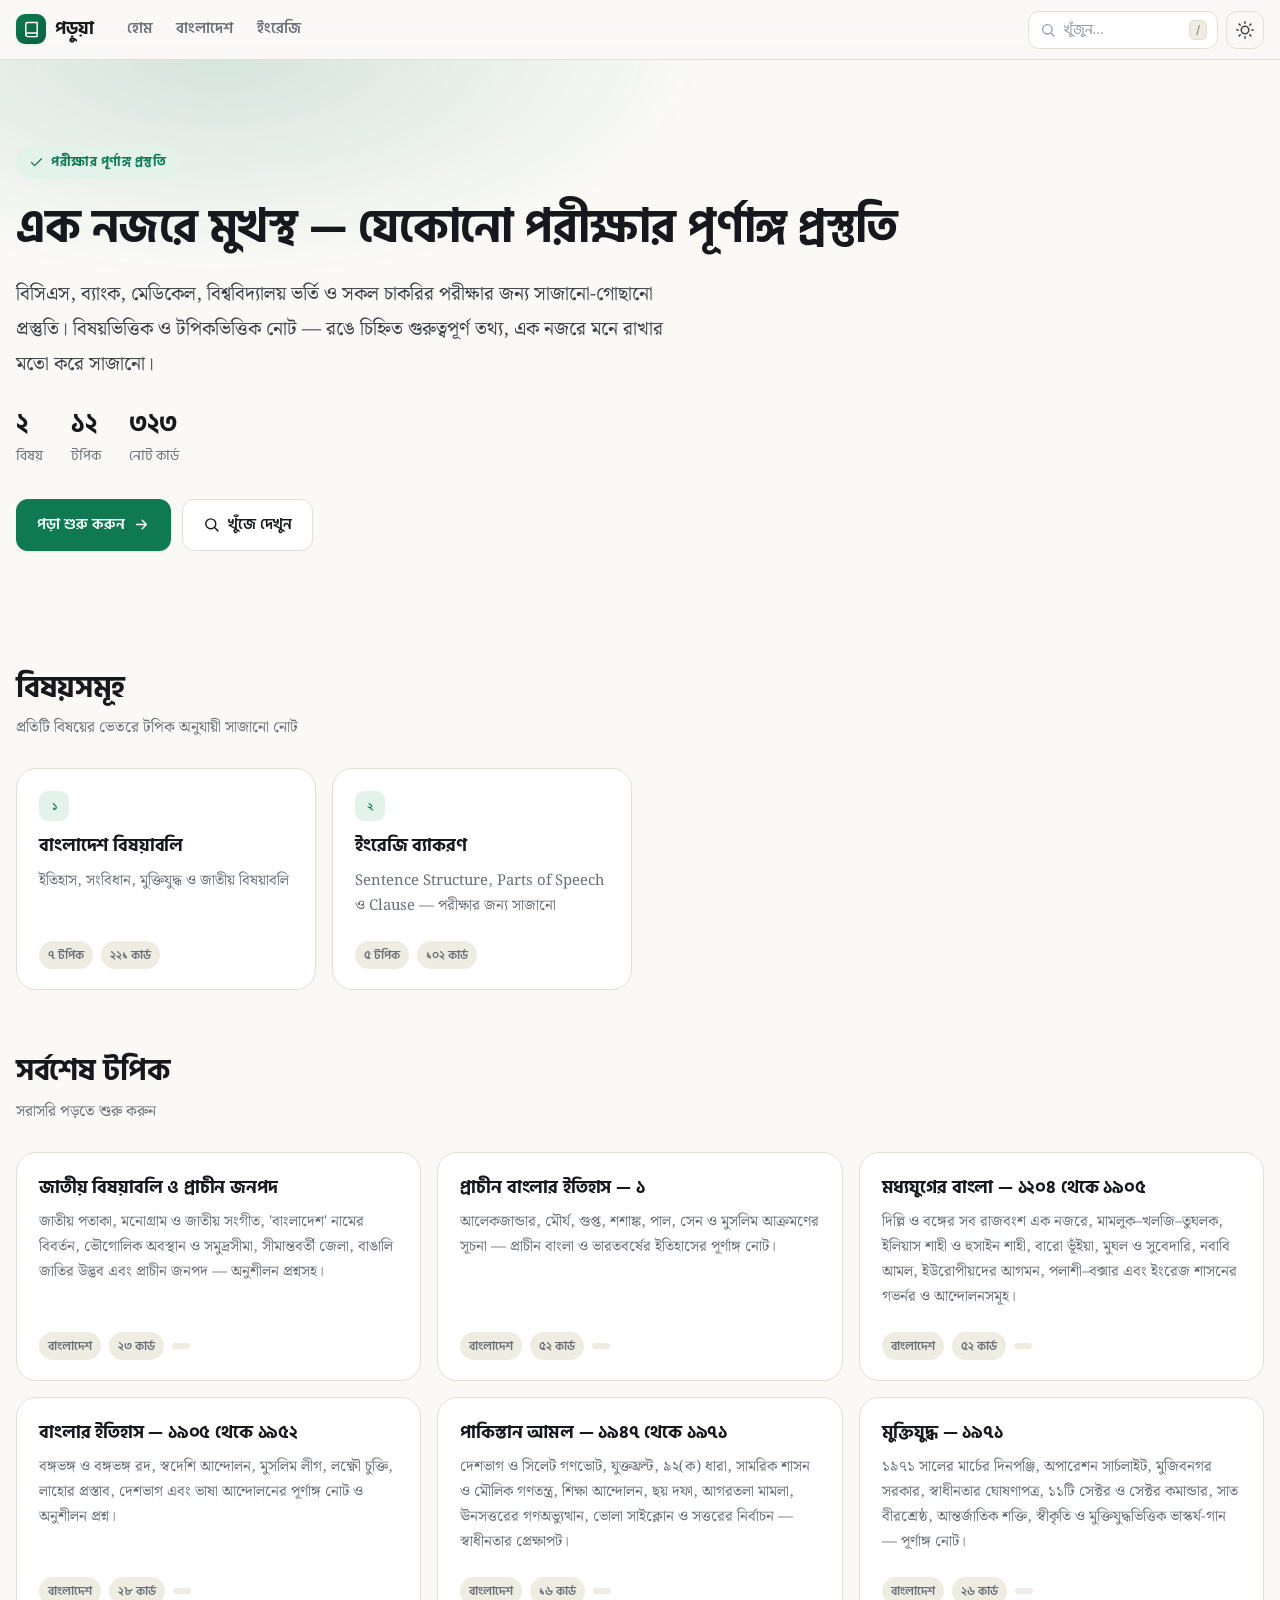
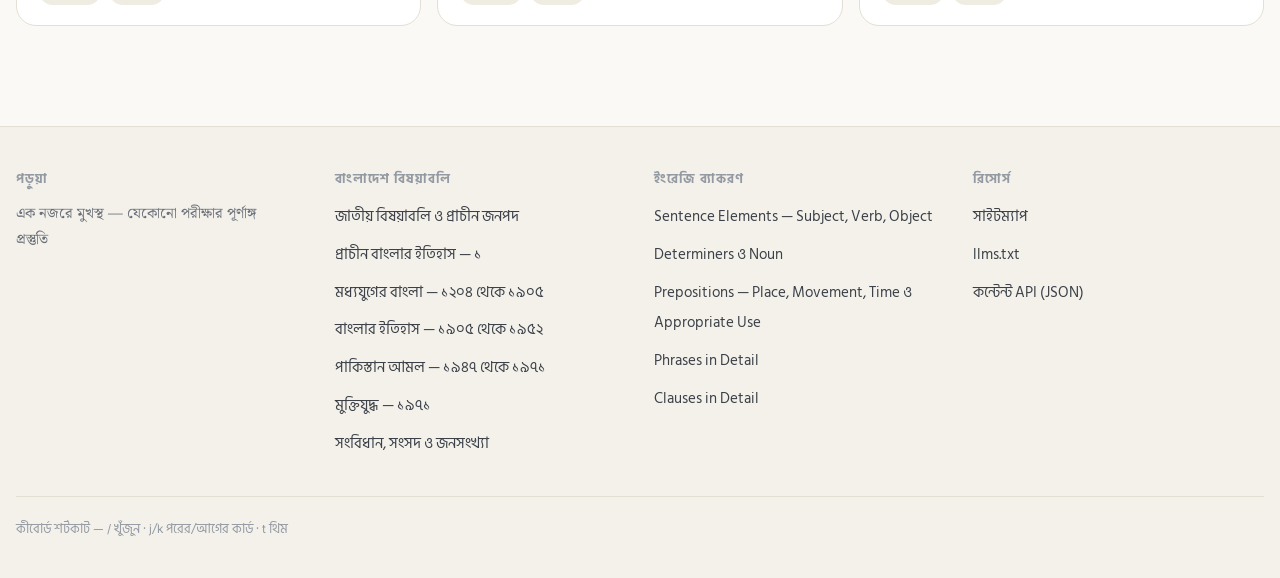
<file: index.html>
<!doctype html>
<html lang="bn" data-base="./">
<head>
<meta charset="utf-8">
<meta name="viewport" content="width=device-width, initial-scale=1, viewport-fit=cover">
<title>পড়ুয়া — এক নজরে মুখস্থ — যেকোনো পরীক্ষার পূর্ণাঙ্গ প্রস্তুতি</title>
<meta name="description" content="বিসিএস, ব্যাংক, মেডিকেল, বিশ্ববিদ্যালয় ভর্তি ও সকল চাকরির পরীক্ষার জন্য সাজানো-গোছানো প্রস্তুতি। বিষয়ভিত্তিক ও টপিকভিত্তিক নোট — রঙে চিহ্নিত গুরুত্বপূর্ণ তথ্য, এক নজরে মনে রাখার মতো করে সাজানো।">
<meta name="keywords" content="বিসিএস প্রস্তুতি, বাংলাদেশ বিষয়াবলি, সাধারণ জ্ঞান, চাকরির পরীক্ষা, মেডিকেল ভর্তি">
<link rel="canonical" href="https://subrotoasg.github.io/poruya/">
<meta name="robots" content="index, follow, max-snippet:-1, max-image-preview:large, max-video-preview:-1">
<meta name="theme-color" content="#faf9f6">
<meta name="color-scheme" content="light dark">
<meta property="og:type" content="website">
<meta property="og:site_name" content="পড়ুয়া">
<meta property="og:locale" content="bn_BD">
<meta property="og:title" content="পড়ুয়া — এক নজরে মুখস্থ — যেকোনো পরীক্ষার পূর্ণাঙ্গ প্রস্তুতি">
<meta property="og:description" content="বিসিএস, ব্যাংক, মেডিকেল, বিশ্ববিদ্যালয় ভর্তি ও সকল চাকরির পরীক্ষার জন্য সাজানো-গোছানো প্রস্তুতি। বিষয়ভিত্তিক ও টপিকভিত্তিক নোট — রঙে চিহ্নিত গুরুত্বপূর্ণ তথ্য, এক নজরে মনে রাখার মতো করে সাজানো।">
<meta property="og:url" content="https://subrotoasg.github.io/poruya/">
<meta name="twitter:card" content="summary_large_image">
<meta name="twitter:title" content="পড়ুয়া — এক নজরে মুখস্থ — যেকোনো পরীক্ষার পূর্ণাঙ্গ প্রস্তুতি">
<meta name="twitter:description" content="বিসিএস, ব্যাংক, মেডিকেল, বিশ্ববিদ্যালয় ভর্তি ও সকল চাকরির পরীক্ষার জন্য সাজানো-গোছানো প্রস্তুতি। বিষয়ভিত্তিক ও টপিকভিত্তিক নোট — রঙে চিহ্নিত গুরুত্বপূর্ণ তথ্য, এক নজরে মনে রাখার মতো করে সাজানো।">
<link rel="icon" href="./assets/favicon.svg" type="image/svg+xml">
<link rel="manifest" href="./manifest.webmanifest">
<link rel="alternate" type="text/markdown" href="https://subrotoasg.github.io/poruya/index.md">
<link rel="preconnect" href="https://fonts.googleapis.com">
<link rel="preconnect" href="https://fonts.gstatic.com" crossorigin>
<link rel="stylesheet" href="https://fonts.googleapis.com/css2?family=Hind+Siliguri:wght@400;500;600;700&family=Noto+Serif+Bengali:wght@400;500;600;700&family=Inter:wght@400;500;600;700&display=swap">
<link rel="stylesheet" href="./assets/css/style.css">
<script>try{var t=localStorage.getItem('theme');if(t==='dark'||t==='light')document.documentElement.setAttribute('data-theme',t)}catch(e){}</script>
<script type="application/ld+json">{"@context":"https://schema.org","@type":"WebSite","name":"পড়ুয়া","url":"https://subrotoasg.github.io/poruya/","inLanguage":"bn","description":"বিসিএস, ব্যাংক, মেডিকেল, বিশ্ববিদ্যালয় ভর্তি ও সকল চাকরির পরীক্ষার জন্য সাজানো-গোছানো প্রস্তুতি। বিষয়ভিত্তিক ও টপিকভিত্তিক নোট — রঙে চিহ্নিত গুরুত্বপূর্ণ তথ্য, এক নজরে মনে রাখার মতো করে সাজানো।"}</script>
<script type="application/ld+json">{"@context":"https://schema.org","@type":"ItemList","itemListElement":[{"@type":"ListItem","position":1,"name":"বাংলাদেশ বিষয়াবলি","url":"https://subrotoasg.github.io/poruya/bangladesh-affairs/"},{"@type":"ListItem","position":2,"name":"ইংরেজি ব্যাকরণ","url":"https://subrotoasg.github.io/poruya/english/"}]}</script>
</head>
<body class="">
<a class="skip-link" href="#main">মূল কন্টেন্টে যান</a>

<header class="site-header">
  <div class="wrap">
    <a class="brand" href="./">
      <span class="brand-mark"><svg viewBox="0 0 24 24" fill="none" stroke="currentColor" stroke-width="2" stroke-linecap="round" stroke-linejoin="round" aria-hidden="true"><path d="M4 19.5A2.5 2.5 0 0 1 6.5 17H20"/><path d="M6.5 2H20v20H6.5A2.5 2.5 0 0 1 4 19.5v-15A2.5 2.5 0 0 1 6.5 2Z"/></svg></span>
      পড়ুয়া
    </a>
    <nav class="header-nav" aria-label="প্রধান মেনু">
      <a href="./">হোম</a>
      <a href="./bangladesh-affairs/">বাংলাদেশ</a>
      <a href="./english/">ইংরেজি</a>
    </nav>
    <div class="header-tools">
      <button class="search-trigger" data-search-open type="button" aria-label="খুঁজুন">
        <svg viewBox="0 0 24 24" fill="none" stroke="currentColor" stroke-width="2" stroke-linecap="round" stroke-linejoin="round" aria-hidden="true"><circle cx="11" cy="11" r="7"/><path d="m21 21-4.3-4.3"/></svg><span>খুঁজুন…</span><kbd>/</kbd>
      </button>
      <button class="icon-btn" data-theme-btn type="button" aria-label="থিম পরিবর্তন"><svg viewBox="0 0 24 24" fill="none" stroke="currentColor" stroke-width="2" stroke-linecap="round" stroke-linejoin="round" aria-hidden="true"><path d="M12 17a5 5 0 1 0 0-10 5 5 0 0 0 0 10Z"/><path d="M12 1v2M12 21v2M4.2 4.2l1.4 1.4M18.4 18.4l1.4 1.4M1 12h2M21 12h2M4.2 19.8l1.4-1.4M18.4 5.6l1.4-1.4"/></svg></button>
    </div>
  </div>
  <div class="progress-rail" aria-hidden="true"><i></i></div>
</header>

<main id="main">

<section class="hero">
  <div class="wrap">
    <span class="eyebrow"><svg viewBox="0 0 24 24" fill="none" stroke="currentColor" stroke-width="2" stroke-linecap="round" stroke-linejoin="round" aria-hidden="true"><path d="M20 6 9 17l-5-5"/></svg> পরীক্ষার পূর্ণাঙ্গ প্রস্তুতি</span>
    <h1>এক নজরে মুখস্থ — যেকোনো পরীক্ষার পূর্ণাঙ্গ প্রস্তুতি</h1>
    <p class="lede">বিসিএস, ব্যাংক, মেডিকেল, বিশ্ববিদ্যালয় ভর্তি ও সকল চাকরির পরীক্ষার জন্য সাজানো-গোছানো প্রস্তুতি। বিষয়ভিত্তিক ও টপিকভিত্তিক নোট — রঙে চিহ্নিত গুরুত্বপূর্ণ তথ্য, এক নজরে মনে রাখার মতো করে সাজানো।</p>
    <div class="stat-row">
      <div class="stat"><b>২</b><span>বিষয়</span></div>
      <div class="stat"><b>১২</b><span>টপিক</span></div>
      <div class="stat"><b>৩২৩</b><span>নোট কার্ড</span></div>
    </div>
    <div class="btn-row">
      <a class="btn btn-primary" href="bangladesh-affairs/">পড়া শুরু করুন <svg viewBox="0 0 24 24" fill="none" stroke="currentColor" stroke-width="2" stroke-linecap="round" stroke-linejoin="round" aria-hidden="true"><path d="M5 12h14M13 6l6 6-6 6"/></svg></a>
      <button class="btn btn-ghost" data-search-open type="button"><svg viewBox="0 0 24 24" fill="none" stroke="currentColor" stroke-width="2" stroke-linecap="round" stroke-linejoin="round" aria-hidden="true"><circle cx="11" cy="11" r="7"/><path d="m21 21-4.3-4.3"/></svg> খুঁজে দেখুন</button>
    </div>
  </div>
</section>

<section class="section">
  <div class="wrap">
    <div class="section-head">
      <div><h2>বিষয়সমূহ</h2><p>প্রতিটি বিষয়ের ভেতরে টপিক অনুযায়ী সাজানো নোট</p></div>
    </div>
    <div class="grid grid-3">
      <a class="tile" href="bangladesh-affairs/">
        <span class="tile-index">১</span>
        <h3>বাংলাদেশ বিষয়াবলি</h3>
        <p>ইতিহাস, সংবিধান, মুক্তিযুদ্ধ ও জাতীয় বিষয়াবলি</p>
        <div class="tile-meta">
          <span class="chip">৭ টপিক</span>
          <span class="chip">২২১ কার্ড</span>
        </div>
      </a>
      <a class="tile" href="english/">
        <span class="tile-index">২</span>
        <h3>ইংরেজি ব্যাকরণ</h3>
        <p>Sentence Structure, Parts of Speech ও Clause — পরীক্ষার জন্য সাজানো</p>
        <div class="tile-meta">
          <span class="chip">৫ টপিক</span>
          <span class="chip">১০২ কার্ড</span>
        </div>
      </a>
    </div>
  </div>
</section>

<section class="section" style="padding-top:0">
  <div class="wrap">
    <div class="section-head"><div><h2>সর্বশেষ টপিক</h2><p>সরাসরি পড়তে শুরু করুন</p></div></div>
    <div class="grid grid-2">
      <a class="tile" href="bangladesh-affairs/bd-national-affairs/">
        <h3>জাতীয় বিষয়াবলি ও প্রাচীন জনপদ</h3>
        <p>জাতীয় পতাকা, মনোগ্রাম ও জাতীয় সংগীত, 'বাংলাদেশ' নামের বিবর্তন, ভৌগোলিক অবস্থান ও সমুদ্রসীমা, সীমান্তবর্তী জেলা, বাঙালি জাতির উদ্ভব এবং প্রাচীন জনপদ — অনুশীলন প্রশ্নসহ।</p>
        <div class="tile-meta">
          <span class="chip">বাংলাদেশ</span>
          <span class="chip">২৩ কার্ড</span>
          <span class="chip" data-progress-for="bd-national-affairs"></span>
        </div>
      </a>
      <a class="tile" href="bangladesh-affairs/bd-ancient-bengal-1/">
        <h3>প্রাচীন বাংলার ইতিহাস — ১</h3>
        <p>আলেকজান্ডার, মৌর্য, গুপ্ত, শশাঙ্ক, পাল, সেন ও মুসলিম আক্রমণের সূচনা — প্রাচীন বাংলা ও ভারতবর্ষের ইতিহাসের পূর্ণাঙ্গ নোট।</p>
        <div class="tile-meta">
          <span class="chip">বাংলাদেশ</span>
          <span class="chip">৫২ কার্ড</span>
          <span class="chip" data-progress-for="bd-ancient-bengal-1"></span>
        </div>
      </a>
      <a class="tile" href="bangladesh-affairs/bd-medieval-bengal/">
        <h3>মধ্যযুগের বাংলা — ১২০৪ থেকে ১৯০৫</h3>
        <p>দিল্লি ও বঙ্গের সব রাজবংশ এক নজরে, মামলুক–খলজি–তুঘলক, ইলিয়াস শাহী ও হুসাইন শাহী, বারো ভূঁইয়া, মুঘল ও সুবেদারি, নবাবি আমল, ইউরোপীয়দের আগমন, পলাশী–বক্সার এবং ইংরেজ শাসনের গভর্নর ও আন্দোলনসমূহ।</p>
        <div class="tile-meta">
          <span class="chip">বাংলাদেশ</span>
          <span class="chip">৫২ কার্ড</span>
          <span class="chip" data-progress-for="bd-medieval-bengal"></span>
        </div>
      </a>
      <a class="tile" href="bangladesh-affairs/bd-1905-1952/">
        <h3>বাংলার ইতিহাস — ১৯০৫ থেকে ১৯৫২</h3>
        <p>বঙ্গভঙ্গ ও বঙ্গভঙ্গ রদ, স্বদেশি আন্দোলন, মুসলিম লীগ, লক্ষ্ণৌ চুক্তি, লাহোর প্রস্তাব, দেশভাগ এবং ভাষা আন্দোলনের পূর্ণাঙ্গ নোট ও অনুশীলন প্রশ্ন।</p>
        <div class="tile-meta">
          <span class="chip">বাংলাদেশ</span>
          <span class="chip">২৮ কার্ড</span>
          <span class="chip" data-progress-for="bd-1905-1952"></span>
        </div>
      </a>
      <a class="tile" href="bangladesh-affairs/bd-1947-1971/">
        <h3>পাকিস্তান আমল — ১৯৪৭ থেকে ১৯৭১</h3>
        <p>দেশভাগ ও সিলেট গণভোট, যুক্তফ্রন্ট, ৯২(ক) ধারা, সামরিক শাসন ও মৌলিক গণতন্ত্র, শিক্ষা আন্দোলন, ছয় দফা, আগরতলা মামলা, ঊনসত্তরের গণঅভ্যুত্থান, ভোলা সাইক্লোন ও সত্তরের নির্বাচন — স্বাধীনতার প্রেক্ষাপট।</p>
        <div class="tile-meta">
          <span class="chip">বাংলাদেশ</span>
          <span class="chip">১৬ কার্ড</span>
          <span class="chip" data-progress-for="bd-1947-1971"></span>
        </div>
      </a>
      <a class="tile" href="bangladesh-affairs/bd-liberation-war/">
        <h3>মুক্তিযুদ্ধ — ১৯৭১</h3>
        <p>১৯৭১ সালের মার্চের দিনপঞ্জি, অপারেশন সার্চলাইট, মুজিবনগর সরকার, স্বাধীনতার ঘোষণাপত্র, ১১টি সেক্টর ও সেক্টর কমান্ডার, সাত বীরশ্রেষ্ঠ, আন্তর্জাতিক শক্তি, স্বীকৃতি ও মুক্তিযুদ্ধভিত্তিক ভাস্কর্য-গান — পূর্ণাঙ্গ নোট।</p>
        <div class="tile-meta">
          <span class="chip">বাংলাদেশ</span>
          <span class="chip">২৬ কার্ড</span>
          <span class="chip" data-progress-for="bd-liberation-war"></span>
        </div>
      </a>
    </div>
  </div>
</section>
</main>

<footer class="site-footer">
  <div class="wrap">
    <div class="footer-grid">
      <div>
        <h5>পড়ুয়া</h5>
        <p style="color:var(--ink-3);font-size:.92rem;margin:0;max-width:34ch">এক নজরে মুখস্থ — যেকোনো পরীক্ষার পূর্ণাঙ্গ প্রস্তুতি</p>
      </div>
      <div>
        <h5>বাংলাদেশ বিষয়াবলি</h5>
        <ul><li><a href="./bangladesh-affairs/bd-national-affairs/">জাতীয় বিষয়াবলি ও প্রাচীন জনপদ</a></li><li><a href="./bangladesh-affairs/bd-ancient-bengal-1/">প্রাচীন বাংলার ইতিহাস — ১</a></li><li><a href="./bangladesh-affairs/bd-medieval-bengal/">মধ্যযুগের বাংলা — ১২০৪ থেকে ১৯০৫</a></li><li><a href="./bangladesh-affairs/bd-1905-1952/">বাংলার ইতিহাস — ১৯০৫ থেকে ১৯৫২</a></li><li><a href="./bangladesh-affairs/bd-1947-1971/">পাকিস্তান আমল — ১৯৪৭ থেকে ১৯৭১</a></li><li><a href="./bangladesh-affairs/bd-liberation-war/">মুক্তিযুদ্ধ — ১৯৭১</a></li><li><a href="./bangladesh-affairs/bd-constitution-society/">সংবিধান, সংসদ ও জনসংখ্যা</a></li></ul>
      </div>
      <div>
        <h5>ইংরেজি ব্যাকরণ</h5>
        <ul><li><a href="./english/eng-sentence-elements/">Sentence Elements — Subject, Verb, Object</a></li><li><a href="./english/eng-determiners-nouns/">Determiners ও Noun</a></li><li><a href="./english/eng-prepositions/">Prepositions — Place, Movement, Time ও Appropriate Use</a></li><li><a href="./english/eng-phrases/">Phrases in Detail</a></li><li><a href="./english/eng-clauses/">Clauses in Detail</a></li></ul>
      </div>
      <div>
        <h5>রিসোর্স</h5>
        <ul>
          <li><a href="./sitemap.xml">সাইটম্যাপ</a></li>
          <li><a href="./llms.txt">llms.txt</a></li>
          <li><a href="./content/search-index.json">কন্টেন্ট API (JSON)</a></li>
        </ul>
      </div>
    </div>
    <div class="footer-note">
      কীবোর্ড শর্টকাট — <kbd>/</kbd> খুঁজুন · <kbd>j</kbd>/<kbd>k</kbd> পরের/আগের কার্ড · <kbd>t</kbd> থিম
    </div>
  </div>
</footer>

<div class="search-overlay" role="dialog" aria-modal="true" aria-label="খুঁজুন">
  <div class="search-panel">
    <div class="search-field">
      <svg viewBox="0 0 24 24" fill="none" stroke="currentColor" stroke-width="2" stroke-linecap="round" stroke-linejoin="round" aria-hidden="true"><circle cx="11" cy="11" r="7"/><path d="m21 21-4.3-4.3"/></svg>
      <input type="search" placeholder="বিষয়, টপিক বা শব্দ লিখুন…" autocomplete="off" spellcheck="false" aria-label="অনুসন্ধান">
      <button class="icon-btn" data-close type="button" aria-label="বন্ধ করুন" style="width:30px;height:30px">✕</button>
    </div>
    <div class="search-results"><div class="search-empty">বিষয়, টপিক বা যেকোনো শব্দ লিখে খুঁজুন</div></div>
    <div class="search-foot">
      <span><kbd>↑</kbd><kbd>↓</kbd> নেভিগেট</span><span><kbd>↵</kbd> খুলুন</span><span><kbd>esc</kbd> বন্ধ</span>
    </div>
  </div>
</div>

<script src="./assets/js/app.js" defer></script>
</body>
</html>
</file>
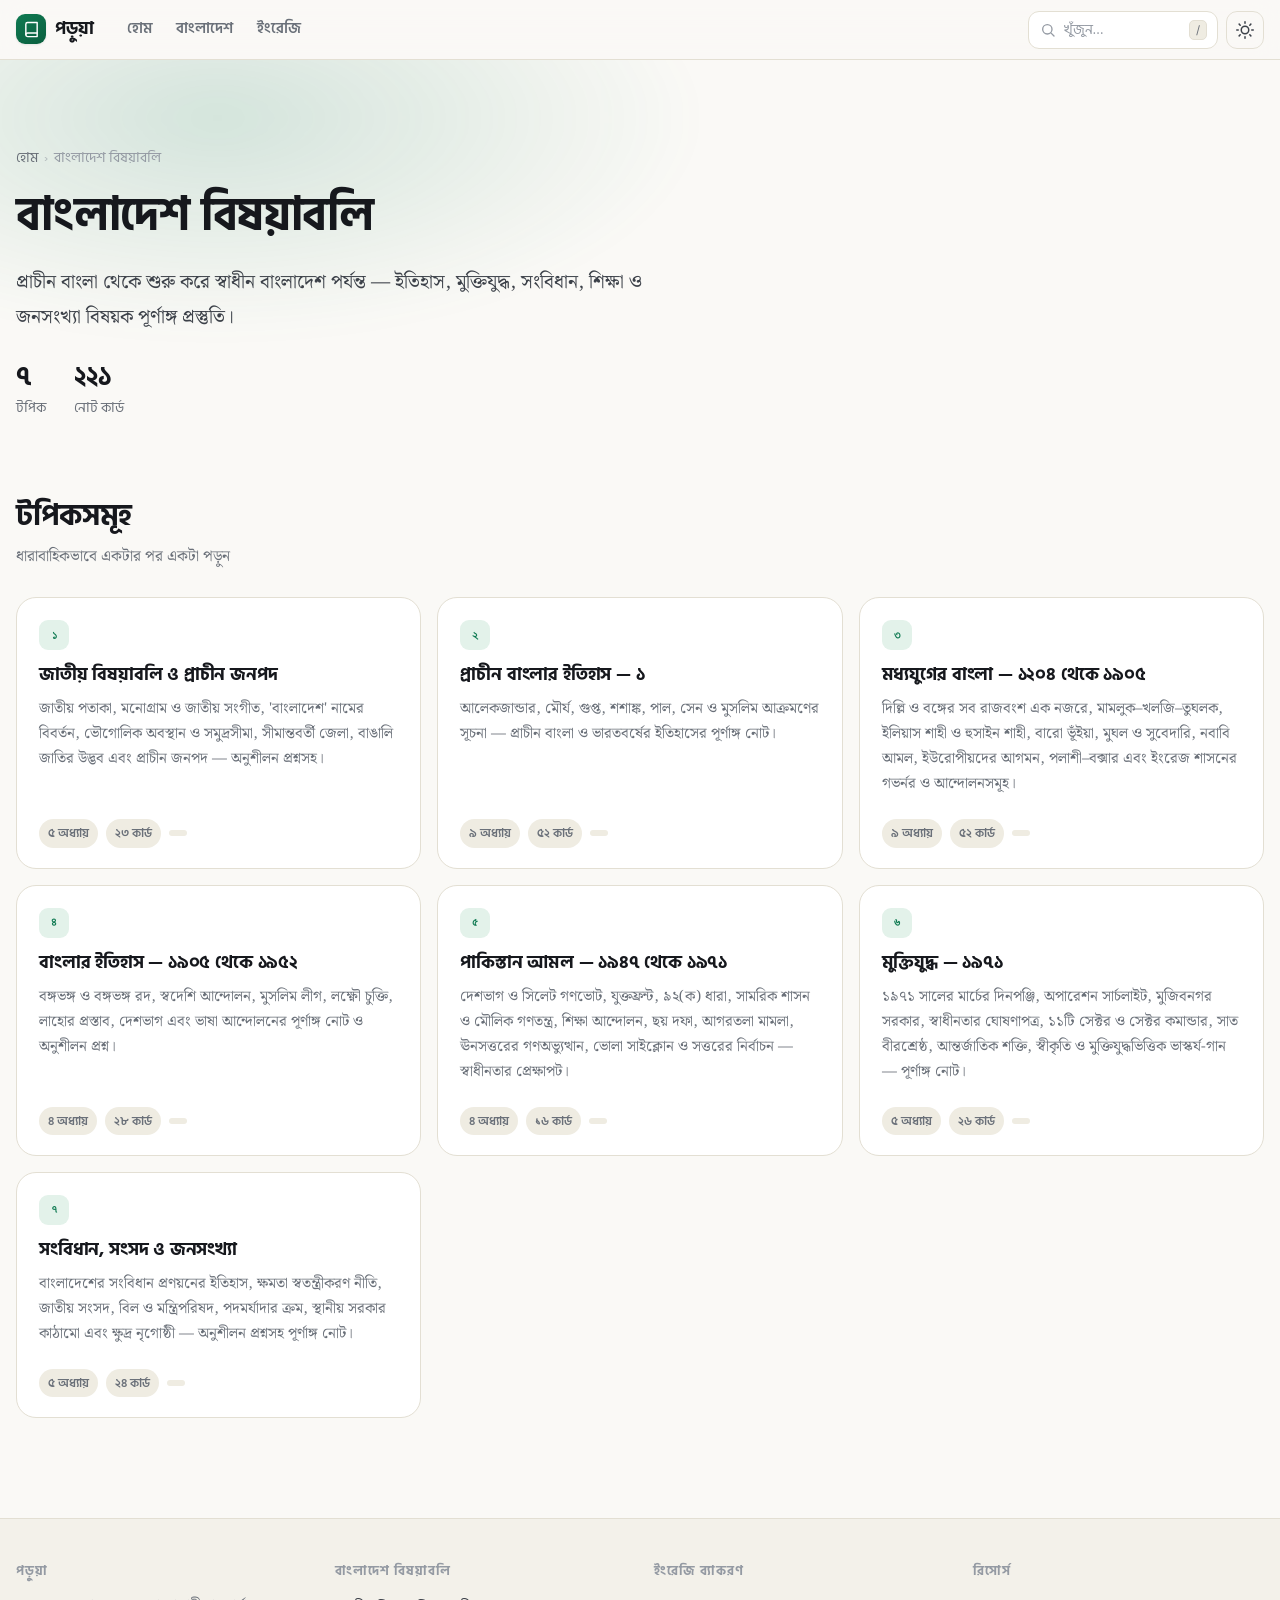
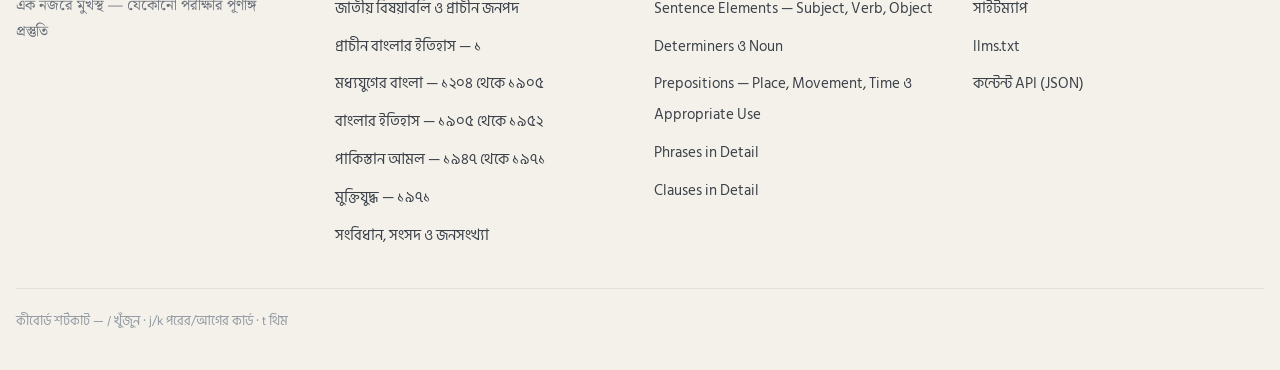
<file: bangladesh-affairs/index.html>
<!doctype html>
<html lang="bn" data-base="../">
<head>
<meta charset="utf-8">
<meta name="viewport" content="width=device-width, initial-scale=1, viewport-fit=cover">
<title>বাংলাদেশ বিষয়াবলি — পড়ুয়া</title>
<meta name="description" content="প্রাচীন বাংলা থেকে শুরু করে স্বাধীন বাংলাদেশ পর্যন্ত — ইতিহাস, মুক্তিযুদ্ধ, সংবিধান, শিক্ষা ও জনসংখ্যা বিষয়ক পূর্ণাঙ্গ প্রস্তুতি।">
<meta name="keywords" content="বাংলাদেশ বিষয়াবলি, জাতীয় বিষয়াবলি ও প্রাচীন জনপদ, প্রাচীন বাংলার ইতিহাস — ১, মধ্যযুগের বাংলা — ১২০৪ থেকে ১৯০৫, বাংলার ইতিহাস — ১৯০৫ থেকে ১৯৫২, পাকিস্তান আমল — ১৯৪৭ থেকে ১৯৭১, মুক্তিযুদ্ধ — ১৯৭১, সংবিধান, সংসদ ও জনসংখ্যা">
<link rel="canonical" href="https://subrotoasg.github.io/poruya/bangladesh-affairs/">
<meta name="robots" content="index, follow, max-snippet:-1, max-image-preview:large, max-video-preview:-1">
<meta name="theme-color" content="#faf9f6">
<meta name="color-scheme" content="light dark">
<meta property="og:type" content="article">
<meta property="og:site_name" content="পড়ুয়া">
<meta property="og:locale" content="bn_BD">
<meta property="og:title" content="বাংলাদেশ বিষয়াবলি — পড়ুয়া">
<meta property="og:description" content="প্রাচীন বাংলা থেকে শুরু করে স্বাধীন বাংলাদেশ পর্যন্ত — ইতিহাস, মুক্তিযুদ্ধ, সংবিধান, শিক্ষা ও জনসংখ্যা বিষয়ক পূর্ণাঙ্গ প্রস্তুতি।">
<meta property="og:url" content="https://subrotoasg.github.io/poruya/bangladesh-affairs/">
<meta name="twitter:card" content="summary_large_image">
<meta name="twitter:title" content="বাংলাদেশ বিষয়াবলি — পড়ুয়া">
<meta name="twitter:description" content="প্রাচীন বাংলা থেকে শুরু করে স্বাধীন বাংলাদেশ পর্যন্ত — ইতিহাস, মুক্তিযুদ্ধ, সংবিধান, শিক্ষা ও জনসংখ্যা বিষয়ক পূর্ণাঙ্গ প্রস্তুতি।">
<link rel="icon" href="../assets/favicon.svg" type="image/svg+xml">
<link rel="manifest" href="../manifest.webmanifest">
<link rel="alternate" type="text/markdown" href="https://subrotoasg.github.io/poruya/bangladesh-affairs/index.md">
<link rel="preconnect" href="https://fonts.googleapis.com">
<link rel="preconnect" href="https://fonts.gstatic.com" crossorigin>
<link rel="stylesheet" href="https://fonts.googleapis.com/css2?family=Hind+Siliguri:wght@400;500;600;700&family=Noto+Serif+Bengali:wght@400;500;600;700&family=Inter:wght@400;500;600;700&display=swap">
<link rel="stylesheet" href="../assets/css/style.css">
<script>try{var t=localStorage.getItem('theme');if(t==='dark'||t==='light')document.documentElement.setAttribute('data-theme',t)}catch(e){}</script>
<script type="application/ld+json">{"@context":"https://schema.org","@type":"BreadcrumbList","itemListElement":[{"@type":"ListItem","position":1,"name":"হোম","item":"https://subrotoasg.github.io/poruya/"},{"@type":"ListItem","position":2,"name":"বাংলাদেশ বিষয়াবলি","item":"https://subrotoasg.github.io/poruya/bangladesh-affairs/"}]}</script>
</head>
<body class="">
<a class="skip-link" href="#main">মূল কন্টেন্টে যান</a>

<header class="site-header">
  <div class="wrap">
    <a class="brand" href="../">
      <span class="brand-mark"><svg viewBox="0 0 24 24" fill="none" stroke="currentColor" stroke-width="2" stroke-linecap="round" stroke-linejoin="round" aria-hidden="true"><path d="M4 19.5A2.5 2.5 0 0 1 6.5 17H20"/><path d="M6.5 2H20v20H6.5A2.5 2.5 0 0 1 4 19.5v-15A2.5 2.5 0 0 1 6.5 2Z"/></svg></span>
      পড়ুয়া
    </a>
    <nav class="header-nav" aria-label="প্রধান মেনু">
      <a href="../">হোম</a>
      <a href="../bangladesh-affairs/">বাংলাদেশ</a>
      <a href="../english/">ইংরেজি</a>
    </nav>
    <div class="header-tools">
      <button class="search-trigger" data-search-open type="button" aria-label="খুঁজুন">
        <svg viewBox="0 0 24 24" fill="none" stroke="currentColor" stroke-width="2" stroke-linecap="round" stroke-linejoin="round" aria-hidden="true"><circle cx="11" cy="11" r="7"/><path d="m21 21-4.3-4.3"/></svg><span>খুঁজুন…</span><kbd>/</kbd>
      </button>
      <button class="icon-btn" data-theme-btn type="button" aria-label="থিম পরিবর্তন"><svg viewBox="0 0 24 24" fill="none" stroke="currentColor" stroke-width="2" stroke-linecap="round" stroke-linejoin="round" aria-hidden="true"><path d="M12 17a5 5 0 1 0 0-10 5 5 0 0 0 0 10Z"/><path d="M12 1v2M12 21v2M4.2 4.2l1.4 1.4M18.4 18.4l1.4 1.4M1 12h2M21 12h2M4.2 19.8l1.4-1.4M18.4 5.6l1.4-1.4"/></svg></button>
    </div>
  </div>
  <div class="progress-rail" aria-hidden="true"><i></i></div>
</header>

<main id="main">

<section class="hero" style="padding-bottom:12px">
  <div class="wrap">
    <nav class="breadcrumb" aria-label="ব্রেডক্রাম্ব">
      <a href="../">হোম</a><span aria-hidden="true">›</span><span>বাংলাদেশ বিষয়াবলি</span>
    </nav>
    <h1>বাংলাদেশ বিষয়াবলি</h1>
    <p class="lede">প্রাচীন বাংলা থেকে শুরু করে স্বাধীন বাংলাদেশ পর্যন্ত — ইতিহাস, মুক্তিযুদ্ধ, সংবিধান, শিক্ষা ও জনসংখ্যা বিষয়ক পূর্ণাঙ্গ প্রস্তুতি।</p>
    <div class="stat-row">
      <div class="stat"><b>৭</b><span>টপিক</span></div>
      <div class="stat"><b>২২১</b><span>নোট কার্ড</span></div>
    </div>
  </div>
</section>

<section class="section">
  <div class="wrap">
    <div class="section-head"><div><h2>টপিকসমূহ</h2><p>ধারাবাহিকভাবে একটার পর একটা পড়ুন</p></div></div>
    <div class="grid grid-2">
      <a class="tile" href="bd-national-affairs/">
        <span class="tile-index">১</span>
        <h3>জাতীয় বিষয়াবলি ও প্রাচীন জনপদ</h3>
        <p>জাতীয় পতাকা, মনোগ্রাম ও জাতীয় সংগীত, 'বাংলাদেশ' নামের বিবর্তন, ভৌগোলিক অবস্থান ও সমুদ্রসীমা, সীমান্তবর্তী জেলা, বাঙালি জাতির উদ্ভব এবং প্রাচীন জনপদ — অনুশীলন প্রশ্নসহ।</p>
        <div class="tile-meta">
          <span class="chip">৫ অধ্যায়</span>
          <span class="chip">২৩ কার্ড</span>
          <span class="chip" data-progress-for="bd-national-affairs"></span>
        </div>
      </a>
      <a class="tile" href="bd-ancient-bengal-1/">
        <span class="tile-index">২</span>
        <h3>প্রাচীন বাংলার ইতিহাস — ১</h3>
        <p>আলেকজান্ডার, মৌর্য, গুপ্ত, শশাঙ্ক, পাল, সেন ও মুসলিম আক্রমণের সূচনা — প্রাচীন বাংলা ও ভারতবর্ষের ইতিহাসের পূর্ণাঙ্গ নোট।</p>
        <div class="tile-meta">
          <span class="chip">৯ অধ্যায়</span>
          <span class="chip">৫২ কার্ড</span>
          <span class="chip" data-progress-for="bd-ancient-bengal-1"></span>
        </div>
      </a>
      <a class="tile" href="bd-medieval-bengal/">
        <span class="tile-index">৩</span>
        <h3>মধ্যযুগের বাংলা — ১২০৪ থেকে ১৯০৫</h3>
        <p>দিল্লি ও বঙ্গের সব রাজবংশ এক নজরে, মামলুক–খলজি–তুঘলক, ইলিয়াস শাহী ও হুসাইন শাহী, বারো ভূঁইয়া, মুঘল ও সুবেদারি, নবাবি আমল, ইউরোপীয়দের আগমন, পলাশী–বক্সার এবং ইংরেজ শাসনের গভর্নর ও আন্দোলনসমূহ।</p>
        <div class="tile-meta">
          <span class="chip">৯ অধ্যায়</span>
          <span class="chip">৫২ কার্ড</span>
          <span class="chip" data-progress-for="bd-medieval-bengal"></span>
        </div>
      </a>
      <a class="tile" href="bd-1905-1952/">
        <span class="tile-index">৪</span>
        <h3>বাংলার ইতিহাস — ১৯০৫ থেকে ১৯৫২</h3>
        <p>বঙ্গভঙ্গ ও বঙ্গভঙ্গ রদ, স্বদেশি আন্দোলন, মুসলিম লীগ, লক্ষ্ণৌ চুক্তি, লাহোর প্রস্তাব, দেশভাগ এবং ভাষা আন্দোলনের পূর্ণাঙ্গ নোট ও অনুশীলন প্রশ্ন।</p>
        <div class="tile-meta">
          <span class="chip">৪ অধ্যায়</span>
          <span class="chip">২৮ কার্ড</span>
          <span class="chip" data-progress-for="bd-1905-1952"></span>
        </div>
      </a>
      <a class="tile" href="bd-1947-1971/">
        <span class="tile-index">৫</span>
        <h3>পাকিস্তান আমল — ১৯৪৭ থেকে ১৯৭১</h3>
        <p>দেশভাগ ও সিলেট গণভোট, যুক্তফ্রন্ট, ৯২(ক) ধারা, সামরিক শাসন ও মৌলিক গণতন্ত্র, শিক্ষা আন্দোলন, ছয় দফা, আগরতলা মামলা, ঊনসত্তরের গণঅভ্যুত্থান, ভোলা সাইক্লোন ও সত্তরের নির্বাচন — স্বাধীনতার প্রেক্ষাপট।</p>
        <div class="tile-meta">
          <span class="chip">৪ অধ্যায়</span>
          <span class="chip">১৬ কার্ড</span>
          <span class="chip" data-progress-for="bd-1947-1971"></span>
        </div>
      </a>
      <a class="tile" href="bd-liberation-war/">
        <span class="tile-index">৬</span>
        <h3>মুক্তিযুদ্ধ — ১৯৭১</h3>
        <p>১৯৭১ সালের মার্চের দিনপঞ্জি, অপারেশন সার্চলাইট, মুজিবনগর সরকার, স্বাধীনতার ঘোষণাপত্র, ১১টি সেক্টর ও সেক্টর কমান্ডার, সাত বীরশ্রেষ্ঠ, আন্তর্জাতিক শক্তি, স্বীকৃতি ও মুক্তিযুদ্ধভিত্তিক ভাস্কর্য-গান — পূর্ণাঙ্গ নোট।</p>
        <div class="tile-meta">
          <span class="chip">৫ অধ্যায়</span>
          <span class="chip">২৬ কার্ড</span>
          <span class="chip" data-progress-for="bd-liberation-war"></span>
        </div>
      </a>
      <a class="tile" href="bd-constitution-society/">
        <span class="tile-index">৭</span>
        <h3>সংবিধান, সংসদ ও জনসংখ্যা</h3>
        <p>বাংলাদেশের সংবিধান প্রণয়নের ইতিহাস, ক্ষমতা স্বতন্ত্রীকরণ নীতি, জাতীয় সংসদ, বিল ও মন্ত্রিপরিষদ, পদমর্যাদার ক্রম, স্থানীয় সরকার কাঠামো এবং ক্ষুদ্র নৃগোষ্ঠী — অনুশীলন প্রশ্নসহ পূর্ণাঙ্গ নোট।</p>
        <div class="tile-meta">
          <span class="chip">৫ অধ্যায়</span>
          <span class="chip">২৪ কার্ড</span>
          <span class="chip" data-progress-for="bd-constitution-society"></span>
        </div>
      </a>
    </div>
  </div>
</section>
</main>

<footer class="site-footer">
  <div class="wrap">
    <div class="footer-grid">
      <div>
        <h5>পড়ুয়া</h5>
        <p style="color:var(--ink-3);font-size:.92rem;margin:0;max-width:34ch">এক নজরে মুখস্থ — যেকোনো পরীক্ষার পূর্ণাঙ্গ প্রস্তুতি</p>
      </div>
      <div>
        <h5>বাংলাদেশ বিষয়াবলি</h5>
        <ul><li><a href="../bangladesh-affairs/bd-national-affairs/">জাতীয় বিষয়াবলি ও প্রাচীন জনপদ</a></li><li><a href="../bangladesh-affairs/bd-ancient-bengal-1/">প্রাচীন বাংলার ইতিহাস — ১</a></li><li><a href="../bangladesh-affairs/bd-medieval-bengal/">মধ্যযুগের বাংলা — ১২০৪ থেকে ১৯০৫</a></li><li><a href="../bangladesh-affairs/bd-1905-1952/">বাংলার ইতিহাস — ১৯০৫ থেকে ১৯৫২</a></li><li><a href="../bangladesh-affairs/bd-1947-1971/">পাকিস্তান আমল — ১৯৪৭ থেকে ১৯৭১</a></li><li><a href="../bangladesh-affairs/bd-liberation-war/">মুক্তিযুদ্ধ — ১৯৭১</a></li><li><a href="../bangladesh-affairs/bd-constitution-society/">সংবিধান, সংসদ ও জনসংখ্যা</a></li></ul>
      </div>
      <div>
        <h5>ইংরেজি ব্যাকরণ</h5>
        <ul><li><a href="../english/eng-sentence-elements/">Sentence Elements — Subject, Verb, Object</a></li><li><a href="../english/eng-determiners-nouns/">Determiners ও Noun</a></li><li><a href="../english/eng-prepositions/">Prepositions — Place, Movement, Time ও Appropriate Use</a></li><li><a href="../english/eng-phrases/">Phrases in Detail</a></li><li><a href="../english/eng-clauses/">Clauses in Detail</a></li></ul>
      </div>
      <div>
        <h5>রিসোর্স</h5>
        <ul>
          <li><a href="../sitemap.xml">সাইটম্যাপ</a></li>
          <li><a href="../llms.txt">llms.txt</a></li>
          <li><a href="../content/search-index.json">কন্টেন্ট API (JSON)</a></li>
        </ul>
      </div>
    </div>
    <div class="footer-note">
      কীবোর্ড শর্টকাট — <kbd>/</kbd> খুঁজুন · <kbd>j</kbd>/<kbd>k</kbd> পরের/আগের কার্ড · <kbd>t</kbd> থিম
    </div>
  </div>
</footer>

<div class="search-overlay" role="dialog" aria-modal="true" aria-label="খুঁজুন">
  <div class="search-panel">
    <div class="search-field">
      <svg viewBox="0 0 24 24" fill="none" stroke="currentColor" stroke-width="2" stroke-linecap="round" stroke-linejoin="round" aria-hidden="true"><circle cx="11" cy="11" r="7"/><path d="m21 21-4.3-4.3"/></svg>
      <input type="search" placeholder="বিষয়, টপিক বা শব্দ লিখুন…" autocomplete="off" spellcheck="false" aria-label="অনুসন্ধান">
      <button class="icon-btn" data-close type="button" aria-label="বন্ধ করুন" style="width:30px;height:30px">✕</button>
    </div>
    <div class="search-results"><div class="search-empty">বিষয়, টপিক বা যেকোনো শব্দ লিখে খুঁজুন</div></div>
    <div class="search-foot">
      <span><kbd>↑</kbd><kbd>↓</kbd> নেভিগেট</span><span><kbd>↵</kbd> খুলুন</span><span><kbd>esc</kbd> বন্ধ</span>
    </div>
  </div>
</div>

<script src="../assets/js/app.js" defer></script>
</body>
</html>
</file>
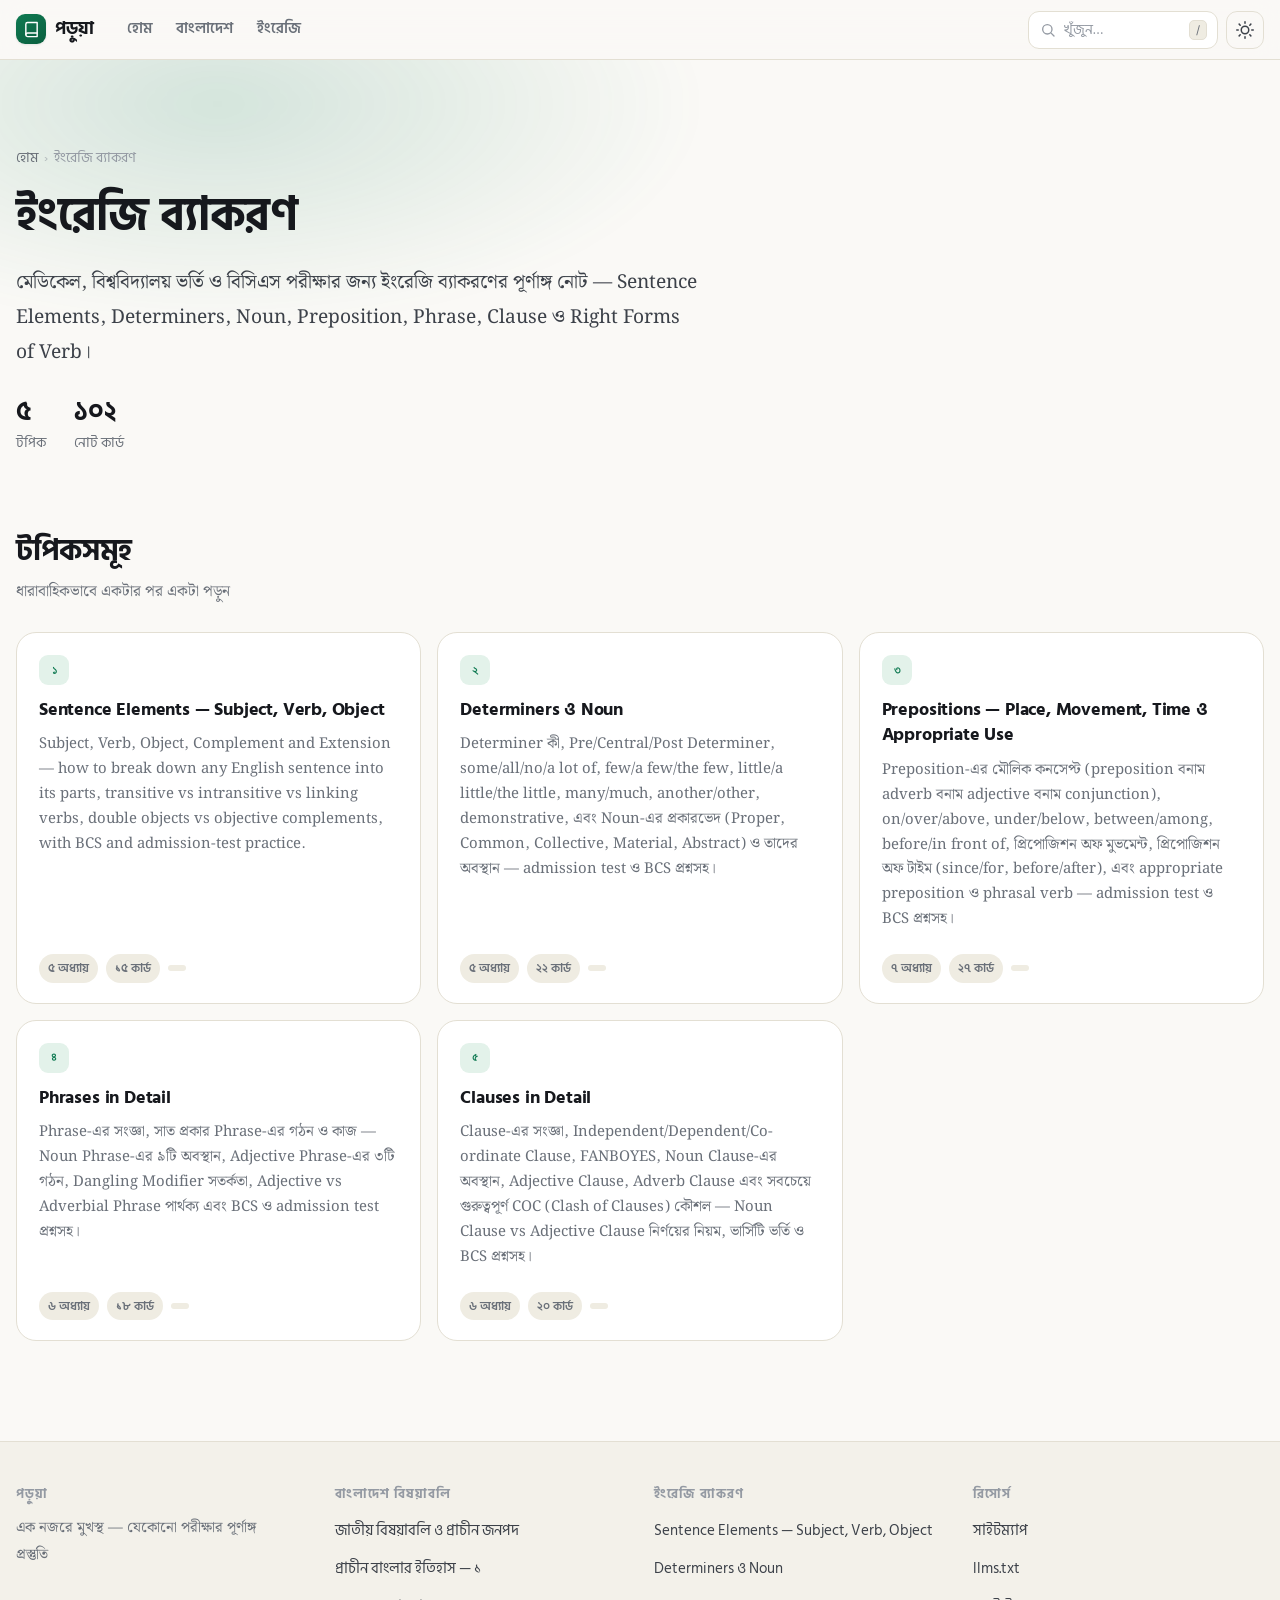
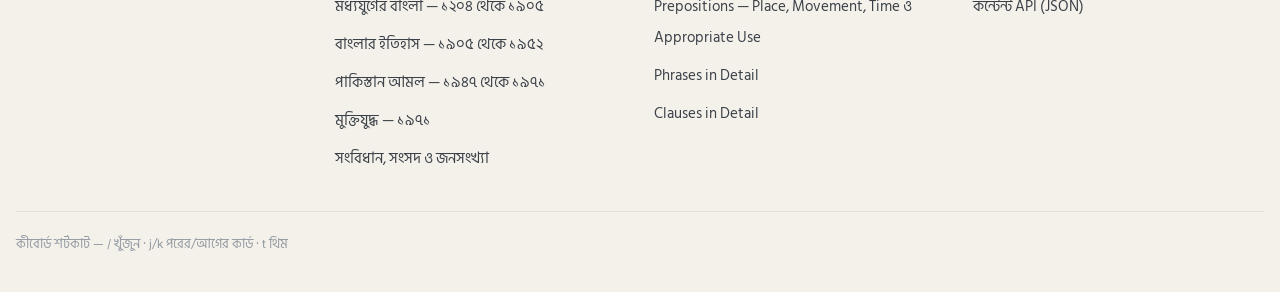
<file: english/index.html>
<!doctype html>
<html lang="bn" data-base="../">
<head>
<meta charset="utf-8">
<meta name="viewport" content="width=device-width, initial-scale=1, viewport-fit=cover">
<title>ইংরেজি ব্যাকরণ — পড়ুয়া</title>
<meta name="description" content="মেডিকেল, বিশ্ববিদ্যালয় ভর্তি ও বিসিএস পরীক্ষার জন্য ইংরেজি ব্যাকরণের পূর্ণাঙ্গ নোট — Sentence Elements, Determiners, Noun, Preposition, Phrase, Clause ও Right Forms of Verb।">
<meta name="keywords" content="ইংরেজি ব্যাকরণ, Sentence Elements — Subject, Verb, Object, Determiners ও Noun, Prepositions — Place, Movement, Time ও Appropriate Use, Phrases in Detail, Clauses in Detail">
<link rel="canonical" href="https://subrotoasg.github.io/poruya/english/">
<meta name="robots" content="index, follow, max-snippet:-1, max-image-preview:large, max-video-preview:-1">
<meta name="theme-color" content="#faf9f6">
<meta name="color-scheme" content="light dark">
<meta property="og:type" content="article">
<meta property="og:site_name" content="পড়ুয়া">
<meta property="og:locale" content="bn_BD">
<meta property="og:title" content="ইংরেজি ব্যাকরণ — পড়ুয়া">
<meta property="og:description" content="মেডিকেল, বিশ্ববিদ্যালয় ভর্তি ও বিসিএস পরীক্ষার জন্য ইংরেজি ব্যাকরণের পূর্ণাঙ্গ নোট — Sentence Elements, Determiners, Noun, Preposition, Phrase, Clause ও Right Forms of Verb।">
<meta property="og:url" content="https://subrotoasg.github.io/poruya/english/">
<meta name="twitter:card" content="summary_large_image">
<meta name="twitter:title" content="ইংরেজি ব্যাকরণ — পড়ুয়া">
<meta name="twitter:description" content="মেডিকেল, বিশ্ববিদ্যালয় ভর্তি ও বিসিএস পরীক্ষার জন্য ইংরেজি ব্যাকরণের পূর্ণাঙ্গ নোট — Sentence Elements, Determiners, Noun, Preposition, Phrase, Clause ও Right Forms of Verb।">
<link rel="icon" href="../assets/favicon.svg" type="image/svg+xml">
<link rel="manifest" href="../manifest.webmanifest">
<link rel="alternate" type="text/markdown" href="https://subrotoasg.github.io/poruya/english/index.md">
<link rel="preconnect" href="https://fonts.googleapis.com">
<link rel="preconnect" href="https://fonts.gstatic.com" crossorigin>
<link rel="stylesheet" href="https://fonts.googleapis.com/css2?family=Hind+Siliguri:wght@400;500;600;700&family=Noto+Serif+Bengali:wght@400;500;600;700&family=Inter:wght@400;500;600;700&display=swap">
<link rel="stylesheet" href="../assets/css/style.css">
<script>try{var t=localStorage.getItem('theme');if(t==='dark'||t==='light')document.documentElement.setAttribute('data-theme',t)}catch(e){}</script>
<script type="application/ld+json">{"@context":"https://schema.org","@type":"BreadcrumbList","itemListElement":[{"@type":"ListItem","position":1,"name":"হোম","item":"https://subrotoasg.github.io/poruya/"},{"@type":"ListItem","position":2,"name":"ইংরেজি ব্যাকরণ","item":"https://subrotoasg.github.io/poruya/english/"}]}</script>
</head>
<body class="">
<a class="skip-link" href="#main">মূল কন্টেন্টে যান</a>

<header class="site-header">
  <div class="wrap">
    <a class="brand" href="../">
      <span class="brand-mark"><svg viewBox="0 0 24 24" fill="none" stroke="currentColor" stroke-width="2" stroke-linecap="round" stroke-linejoin="round" aria-hidden="true"><path d="M4 19.5A2.5 2.5 0 0 1 6.5 17H20"/><path d="M6.5 2H20v20H6.5A2.5 2.5 0 0 1 4 19.5v-15A2.5 2.5 0 0 1 6.5 2Z"/></svg></span>
      পড়ুয়া
    </a>
    <nav class="header-nav" aria-label="প্রধান মেনু">
      <a href="../">হোম</a>
      <a href="../bangladesh-affairs/">বাংলাদেশ</a>
      <a href="../english/">ইংরেজি</a>
    </nav>
    <div class="header-tools">
      <button class="search-trigger" data-search-open type="button" aria-label="খুঁজুন">
        <svg viewBox="0 0 24 24" fill="none" stroke="currentColor" stroke-width="2" stroke-linecap="round" stroke-linejoin="round" aria-hidden="true"><circle cx="11" cy="11" r="7"/><path d="m21 21-4.3-4.3"/></svg><span>খুঁজুন…</span><kbd>/</kbd>
      </button>
      <button class="icon-btn" data-theme-btn type="button" aria-label="থিম পরিবর্তন"><svg viewBox="0 0 24 24" fill="none" stroke="currentColor" stroke-width="2" stroke-linecap="round" stroke-linejoin="round" aria-hidden="true"><path d="M12 17a5 5 0 1 0 0-10 5 5 0 0 0 0 10Z"/><path d="M12 1v2M12 21v2M4.2 4.2l1.4 1.4M18.4 18.4l1.4 1.4M1 12h2M21 12h2M4.2 19.8l1.4-1.4M18.4 5.6l1.4-1.4"/></svg></button>
    </div>
  </div>
  <div class="progress-rail" aria-hidden="true"><i></i></div>
</header>

<main id="main">

<section class="hero" style="padding-bottom:12px">
  <div class="wrap">
    <nav class="breadcrumb" aria-label="ব্রেডক্রাম্ব">
      <a href="../">হোম</a><span aria-hidden="true">›</span><span>ইংরেজি ব্যাকরণ</span>
    </nav>
    <h1>ইংরেজি ব্যাকরণ</h1>
    <p class="lede">মেডিকেল, বিশ্ববিদ্যালয় ভর্তি ও বিসিএস পরীক্ষার জন্য ইংরেজি ব্যাকরণের পূর্ণাঙ্গ নোট — Sentence Elements, Determiners, Noun, Preposition, Phrase, Clause ও Right Forms of Verb।</p>
    <div class="stat-row">
      <div class="stat"><b>৫</b><span>টপিক</span></div>
      <div class="stat"><b>১০২</b><span>নোট কার্ড</span></div>
    </div>
  </div>
</section>

<section class="section">
  <div class="wrap">
    <div class="section-head"><div><h2>টপিকসমূহ</h2><p>ধারাবাহিকভাবে একটার পর একটা পড়ুন</p></div></div>
    <div class="grid grid-2">
      <a class="tile" href="eng-sentence-elements/">
        <span class="tile-index">১</span>
        <h3>Sentence Elements — Subject, Verb, Object</h3>
        <p>Subject, Verb, Object, Complement and Extension — how to break down any English sentence into its parts, transitive vs intransitive vs linking verbs, double objects vs objective complements, with BCS and admission-test practice.</p>
        <div class="tile-meta">
          <span class="chip">৫ অধ্যায়</span>
          <span class="chip">১৫ কার্ড</span>
          <span class="chip" data-progress-for="eng-sentence-elements"></span>
        </div>
      </a>
      <a class="tile" href="eng-determiners-nouns/">
        <span class="tile-index">২</span>
        <h3>Determiners ও Noun</h3>
        <p>Determiner কী, Pre/Central/Post Determiner, some/all/no/a lot of, few/a few/the few, little/a little/the little, many/much, another/other, demonstrative, এবং Noun-এর প্রকারভেদ (Proper, Common, Collective, Material, Abstract) ও তাদের অবস্থান — admission test ও BCS প্রশ্নসহ।</p>
        <div class="tile-meta">
          <span class="chip">৫ অধ্যায়</span>
          <span class="chip">২২ কার্ড</span>
          <span class="chip" data-progress-for="eng-determiners-nouns"></span>
        </div>
      </a>
      <a class="tile" href="eng-prepositions/">
        <span class="tile-index">৩</span>
        <h3>Prepositions — Place, Movement, Time ও Appropriate Use</h3>
        <p>Preposition-এর মৌলিক কনসেপ্ট (preposition বনাম adverb বনাম adjective বনাম conjunction), on/over/above, under/below, between/among, before/in front of, প্রিপোজিশন অফ মুভমেন্ট, প্রিপোজিশন অফ টাইম (since/for, before/after), এবং appropriate preposition ও phrasal verb — admission test ও BCS প্রশ্নসহ।</p>
        <div class="tile-meta">
          <span class="chip">৭ অধ্যায়</span>
          <span class="chip">২৭ কার্ড</span>
          <span class="chip" data-progress-for="eng-prepositions"></span>
        </div>
      </a>
      <a class="tile" href="eng-phrases/">
        <span class="tile-index">৪</span>
        <h3>Phrases in Detail</h3>
        <p>Phrase-এর সংজ্ঞা, সাত প্রকার Phrase-এর গঠন ও কাজ — Noun Phrase-এর ৯টি অবস্থান, Adjective Phrase-এর ৩টি গঠন, Dangling Modifier সতর্কতা, Adjective vs Adverbial Phrase পার্থক্য এবং BCS ও admission test প্রশ্নসহ।</p>
        <div class="tile-meta">
          <span class="chip">৬ অধ্যায়</span>
          <span class="chip">১৮ কার্ড</span>
          <span class="chip" data-progress-for="eng-phrases"></span>
        </div>
      </a>
      <a class="tile" href="eng-clauses/">
        <span class="tile-index">৫</span>
        <h3>Clauses in Detail</h3>
        <p>Clause-এর সংজ্ঞা, Independent/Dependent/Co-ordinate Clause, FANBOYES, Noun Clause-এর অবস্থান, Adjective Clause, Adverb Clause এবং সবচেয়ে গুরুত্বপূর্ণ COC (Clash of Clauses) কৌশল — Noun Clause vs Adjective Clause নির্ণয়ের নিয়ম, ভার্সিটি ভর্তি ও BCS প্রশ্নসহ।</p>
        <div class="tile-meta">
          <span class="chip">৬ অধ্যায়</span>
          <span class="chip">২০ কার্ড</span>
          <span class="chip" data-progress-for="eng-clauses"></span>
        </div>
      </a>
    </div>
  </div>
</section>
</main>

<footer class="site-footer">
  <div class="wrap">
    <div class="footer-grid">
      <div>
        <h5>পড়ুয়া</h5>
        <p style="color:var(--ink-3);font-size:.92rem;margin:0;max-width:34ch">এক নজরে মুখস্থ — যেকোনো পরীক্ষার পূর্ণাঙ্গ প্রস্তুতি</p>
      </div>
      <div>
        <h5>বাংলাদেশ বিষয়াবলি</h5>
        <ul><li><a href="../bangladesh-affairs/bd-national-affairs/">জাতীয় বিষয়াবলি ও প্রাচীন জনপদ</a></li><li><a href="../bangladesh-affairs/bd-ancient-bengal-1/">প্রাচীন বাংলার ইতিহাস — ১</a></li><li><a href="../bangladesh-affairs/bd-medieval-bengal/">মধ্যযুগের বাংলা — ১২০৪ থেকে ১৯০৫</a></li><li><a href="../bangladesh-affairs/bd-1905-1952/">বাংলার ইতিহাস — ১৯০৫ থেকে ১৯৫২</a></li><li><a href="../bangladesh-affairs/bd-1947-1971/">পাকিস্তান আমল — ১৯৪৭ থেকে ১৯৭১</a></li><li><a href="../bangladesh-affairs/bd-liberation-war/">মুক্তিযুদ্ধ — ১৯৭১</a></li><li><a href="../bangladesh-affairs/bd-constitution-society/">সংবিধান, সংসদ ও জনসংখ্যা</a></li></ul>
      </div>
      <div>
        <h5>ইংরেজি ব্যাকরণ</h5>
        <ul><li><a href="../english/eng-sentence-elements/">Sentence Elements — Subject, Verb, Object</a></li><li><a href="../english/eng-determiners-nouns/">Determiners ও Noun</a></li><li><a href="../english/eng-prepositions/">Prepositions — Place, Movement, Time ও Appropriate Use</a></li><li><a href="../english/eng-phrases/">Phrases in Detail</a></li><li><a href="../english/eng-clauses/">Clauses in Detail</a></li></ul>
      </div>
      <div>
        <h5>রিসোর্স</h5>
        <ul>
          <li><a href="../sitemap.xml">সাইটম্যাপ</a></li>
          <li><a href="../llms.txt">llms.txt</a></li>
          <li><a href="../content/search-index.json">কন্টেন্ট API (JSON)</a></li>
        </ul>
      </div>
    </div>
    <div class="footer-note">
      কীবোর্ড শর্টকাট — <kbd>/</kbd> খুঁজুন · <kbd>j</kbd>/<kbd>k</kbd> পরের/আগের কার্ড · <kbd>t</kbd> থিম
    </div>
  </div>
</footer>

<div class="search-overlay" role="dialog" aria-modal="true" aria-label="খুঁজুন">
  <div class="search-panel">
    <div class="search-field">
      <svg viewBox="0 0 24 24" fill="none" stroke="currentColor" stroke-width="2" stroke-linecap="round" stroke-linejoin="round" aria-hidden="true"><circle cx="11" cy="11" r="7"/><path d="m21 21-4.3-4.3"/></svg>
      <input type="search" placeholder="বিষয়, টপিক বা শব্দ লিখুন…" autocomplete="off" spellcheck="false" aria-label="অনুসন্ধান">
      <button class="icon-btn" data-close type="button" aria-label="বন্ধ করুন" style="width:30px;height:30px">✕</button>
    </div>
    <div class="search-results"><div class="search-empty">বিষয়, টপিক বা যেকোনো শব্দ লিখে খুঁজুন</div></div>
    <div class="search-foot">
      <span><kbd>↑</kbd><kbd>↓</kbd> নেভিগেট</span><span><kbd>↵</kbd> খুলুন</span><span><kbd>esc</kbd> বন্ধ</span>
    </div>
  </div>
</div>

<script src="../assets/js/app.js" defer></script>
</body>
</html>
</file>
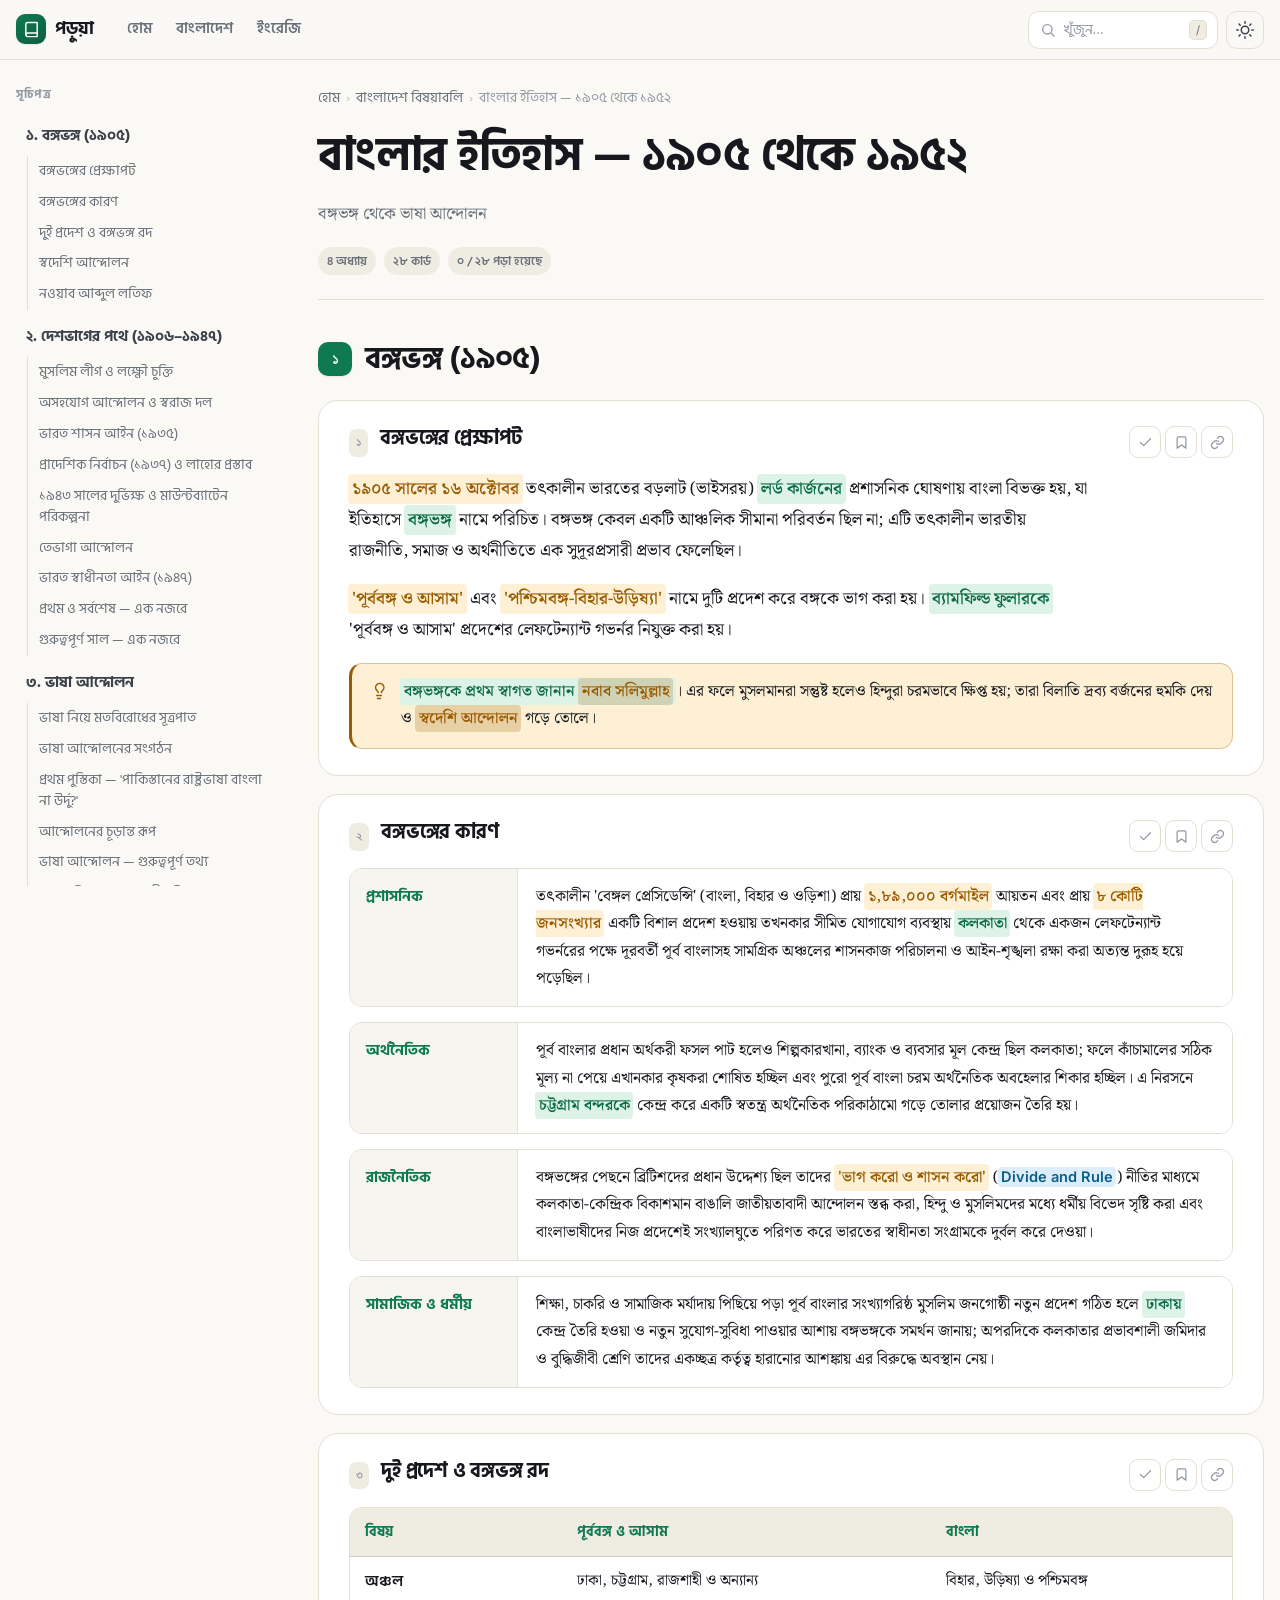
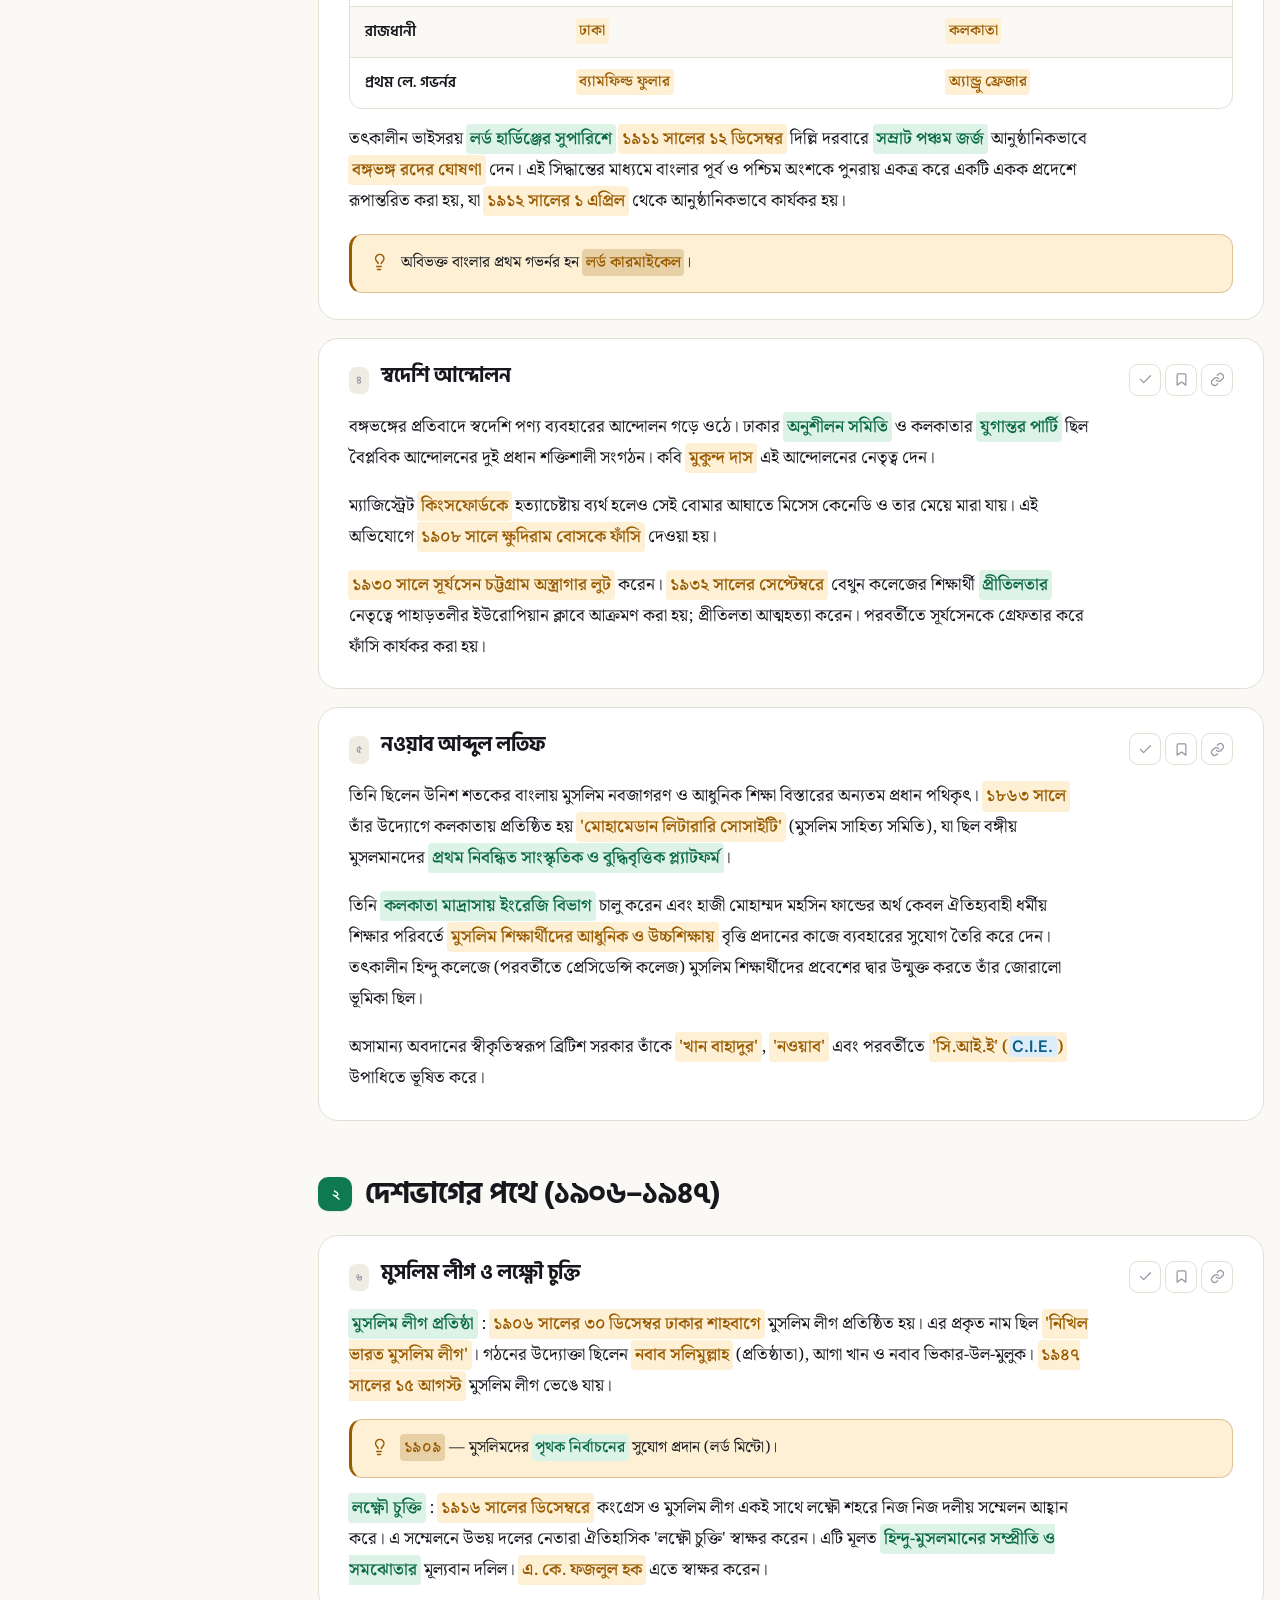
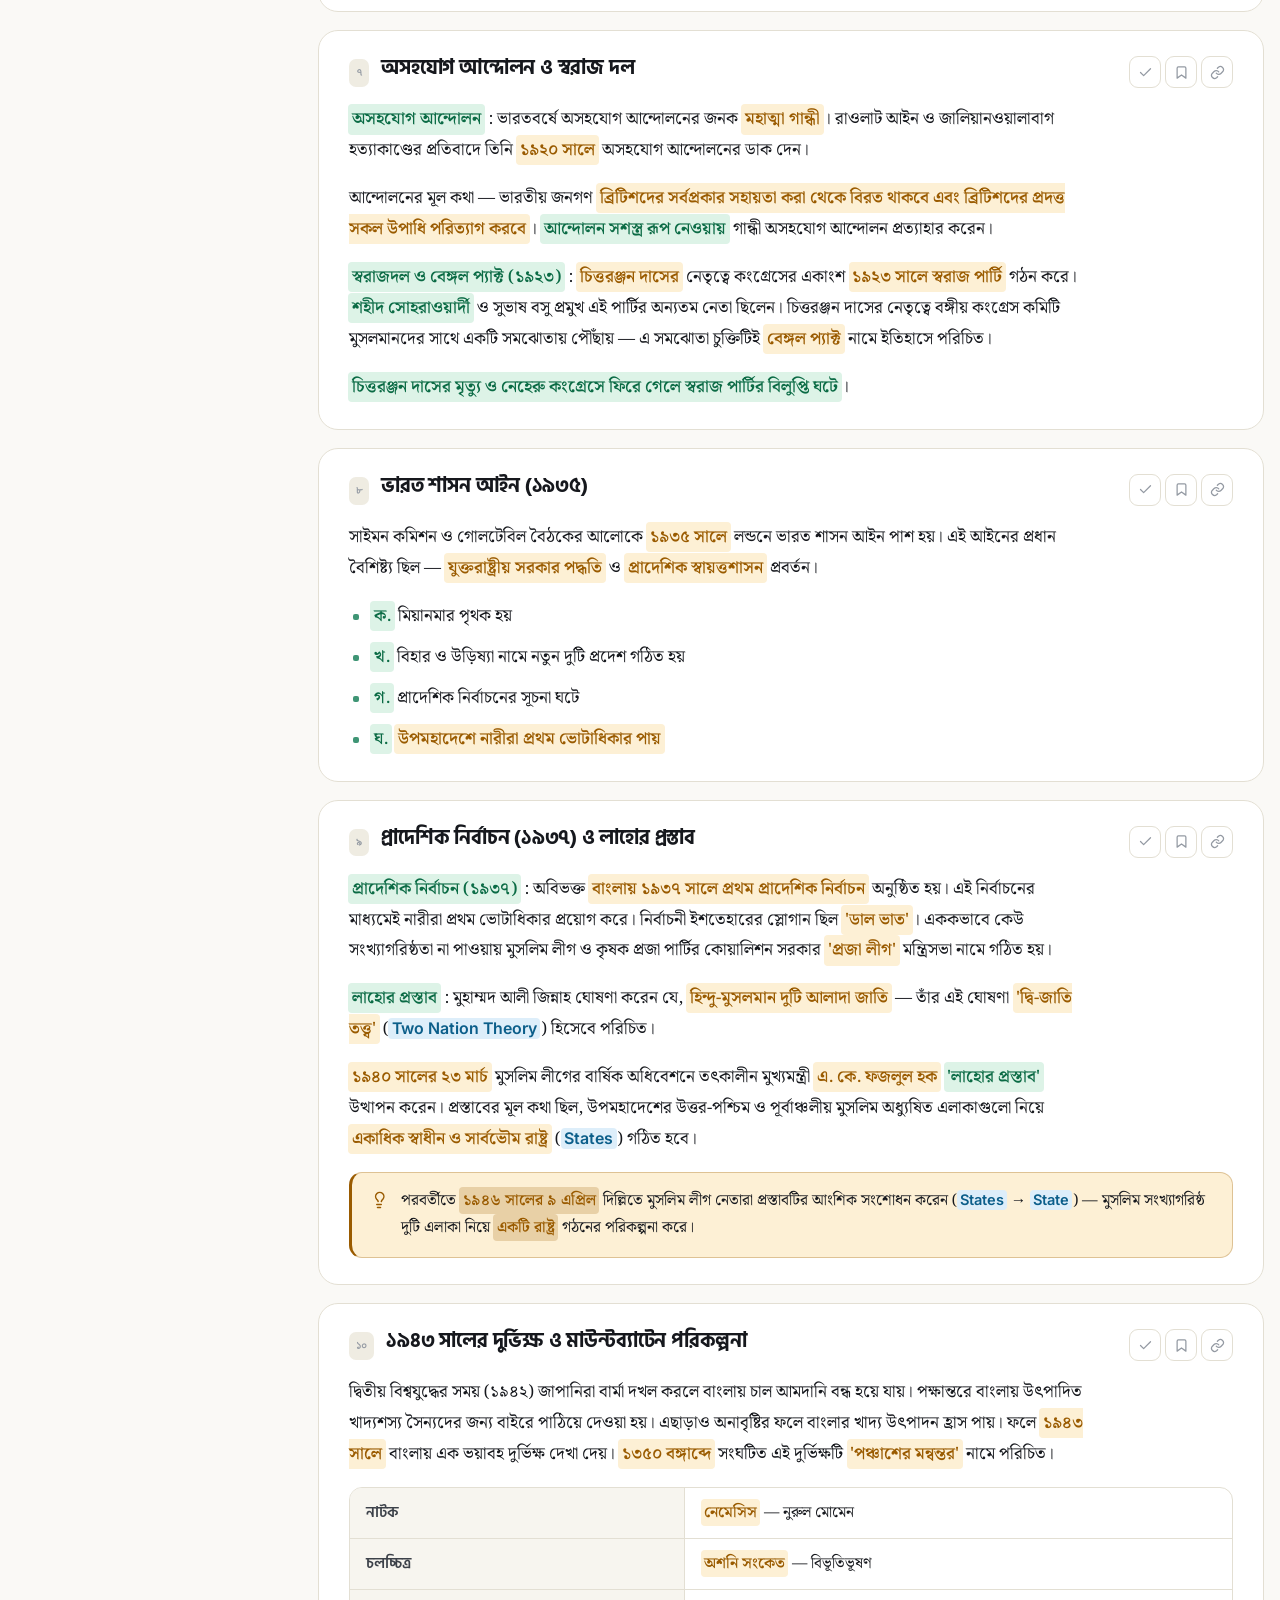
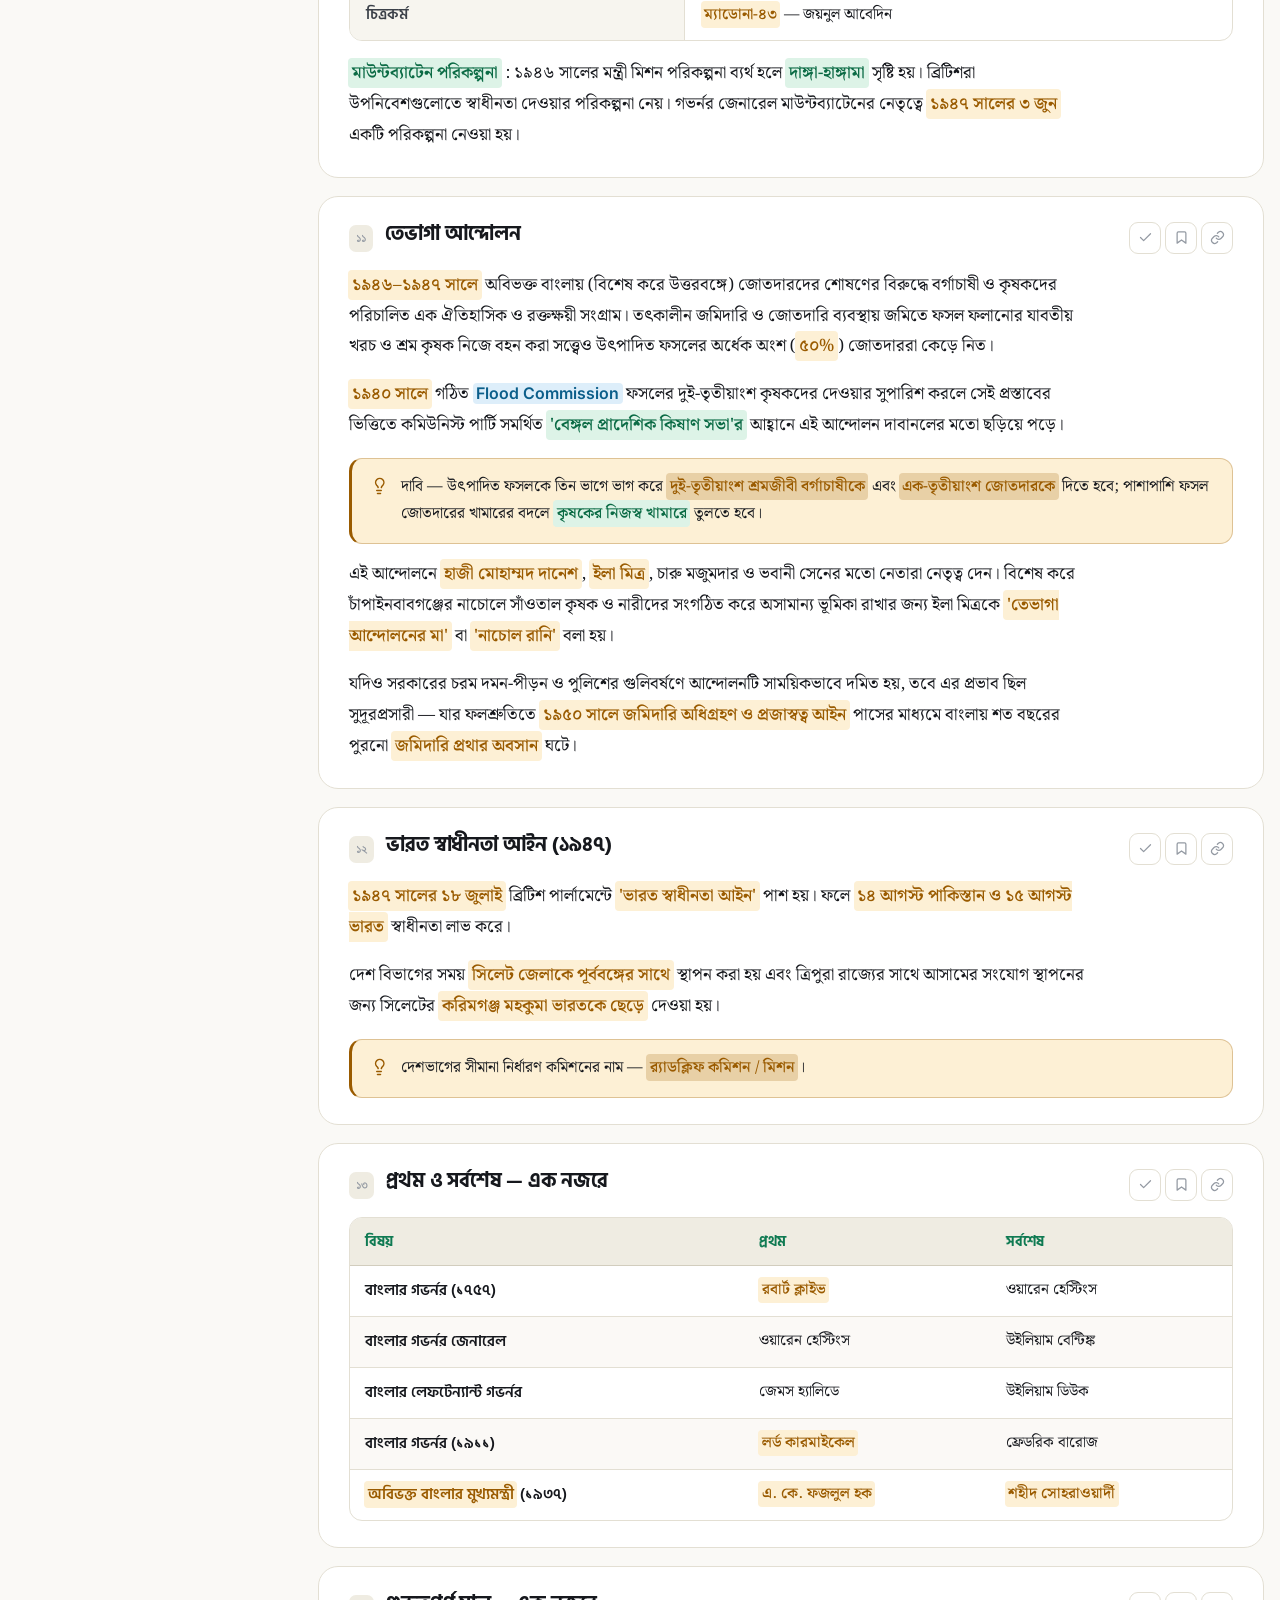
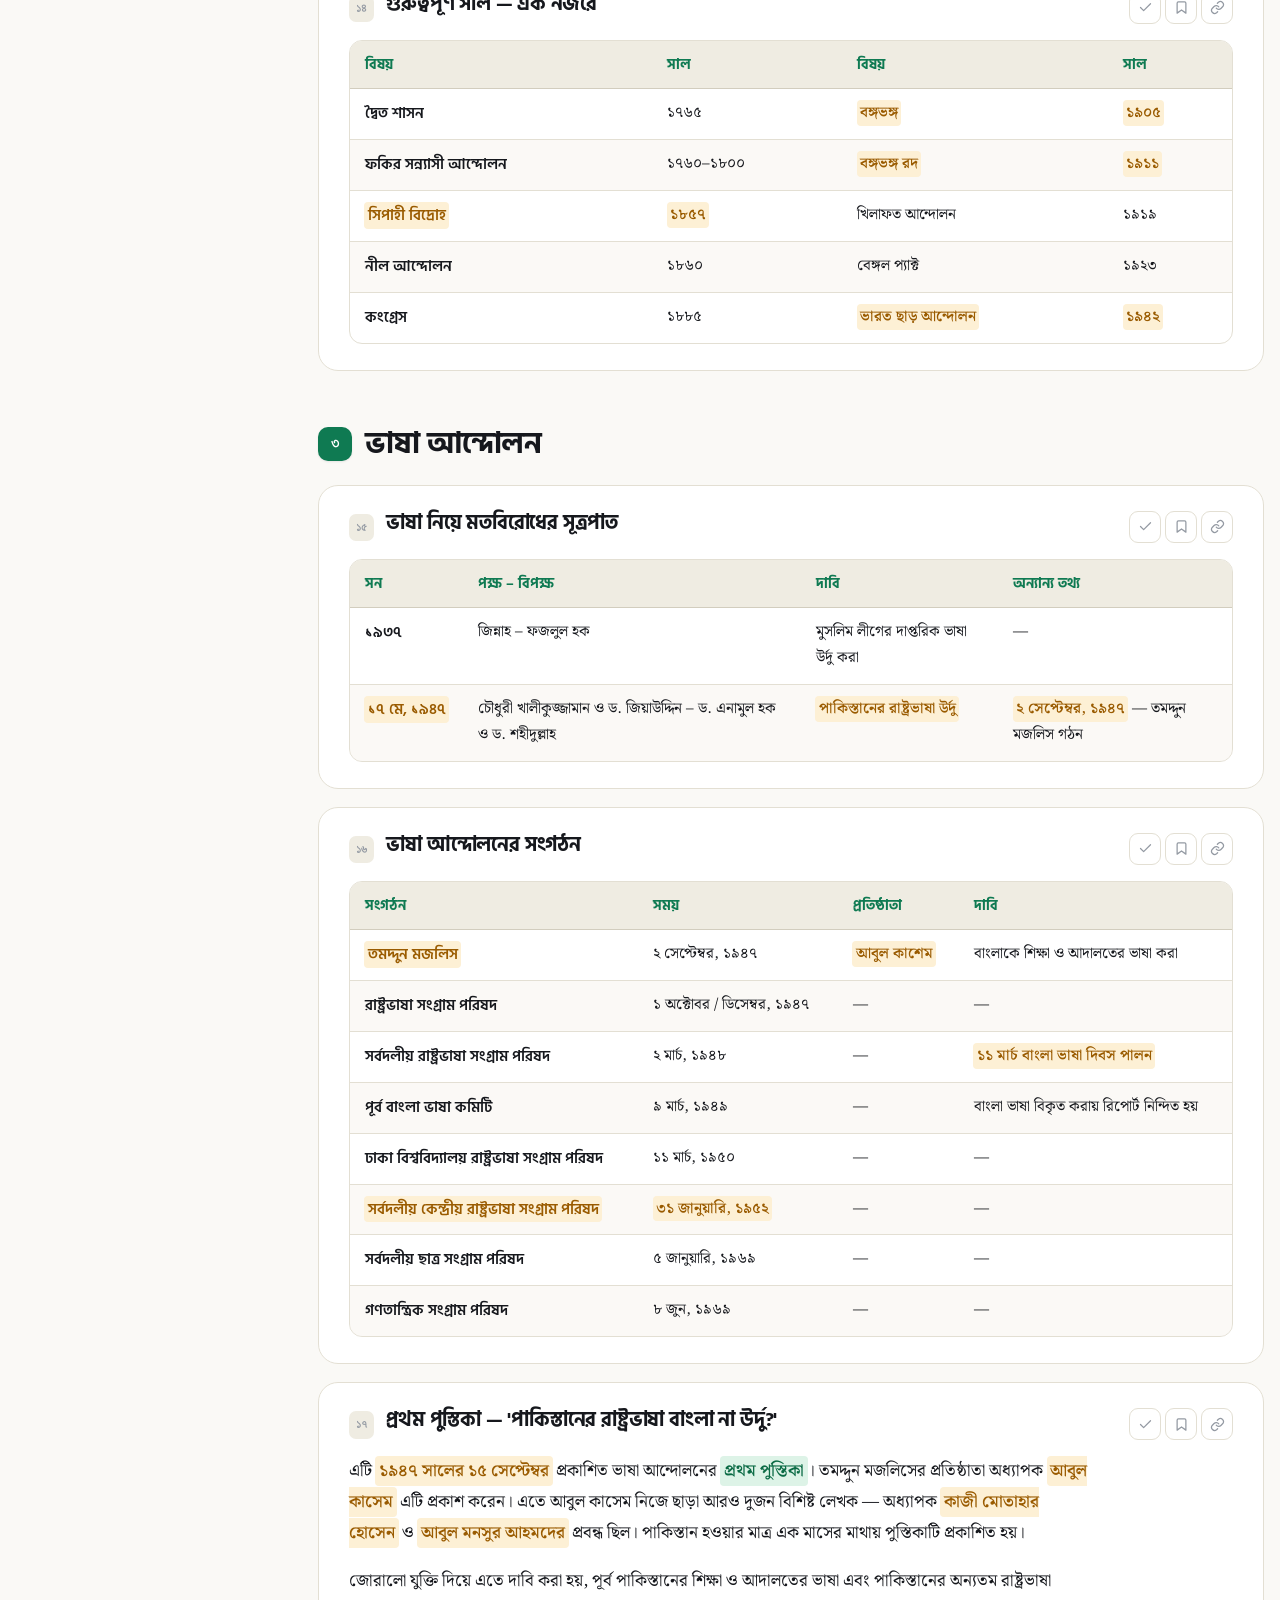
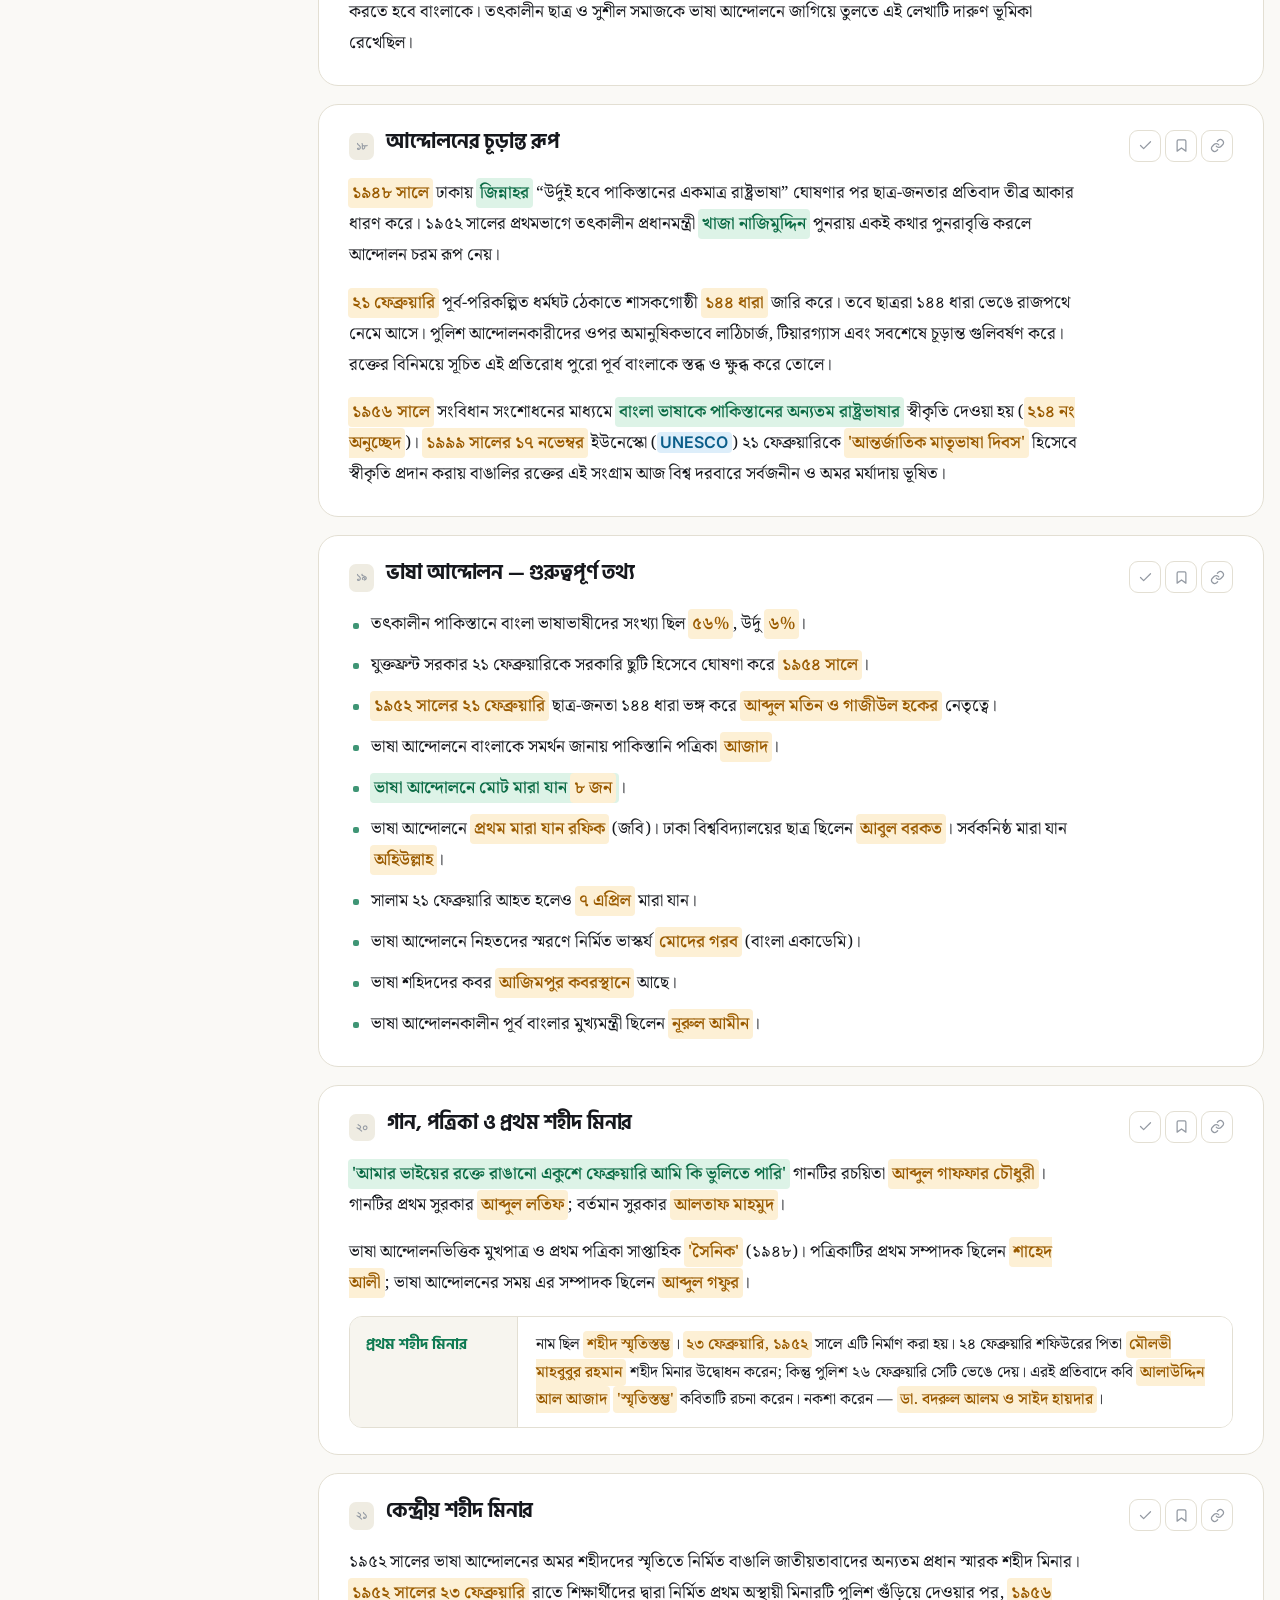
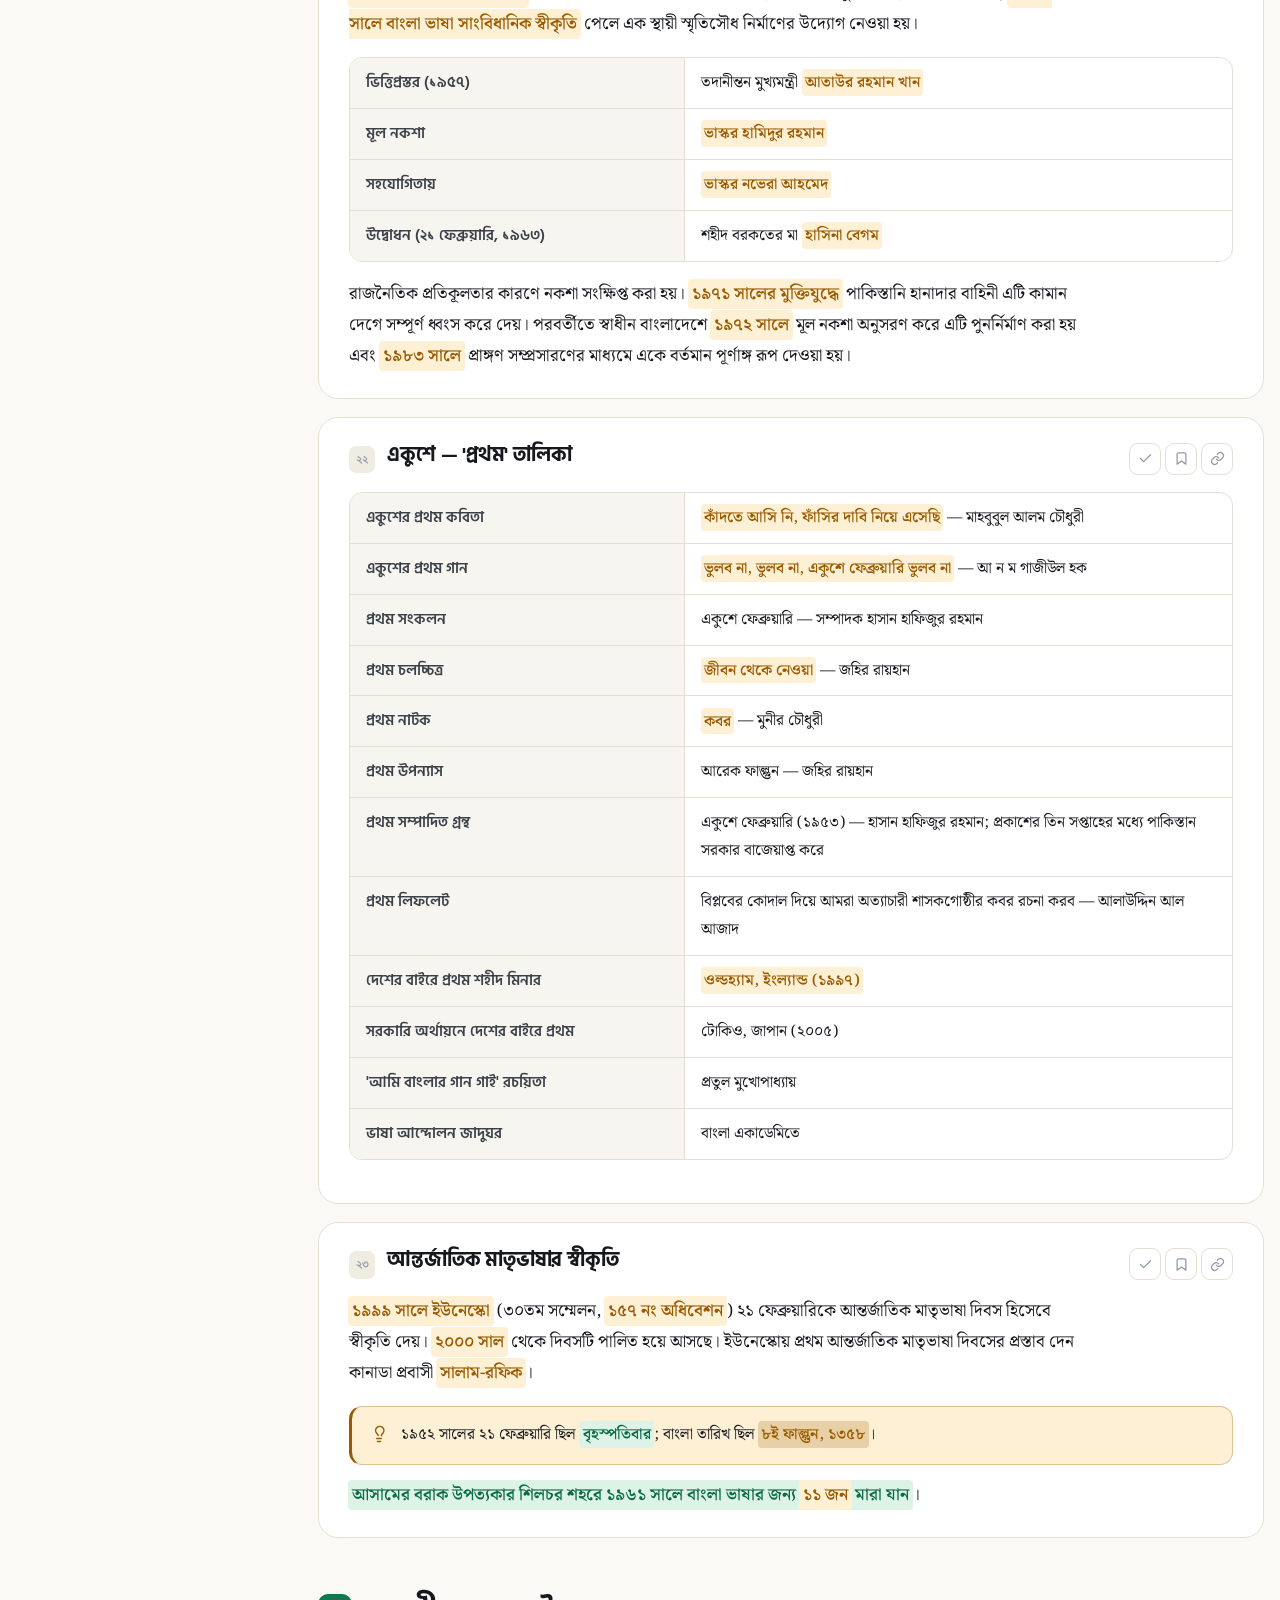
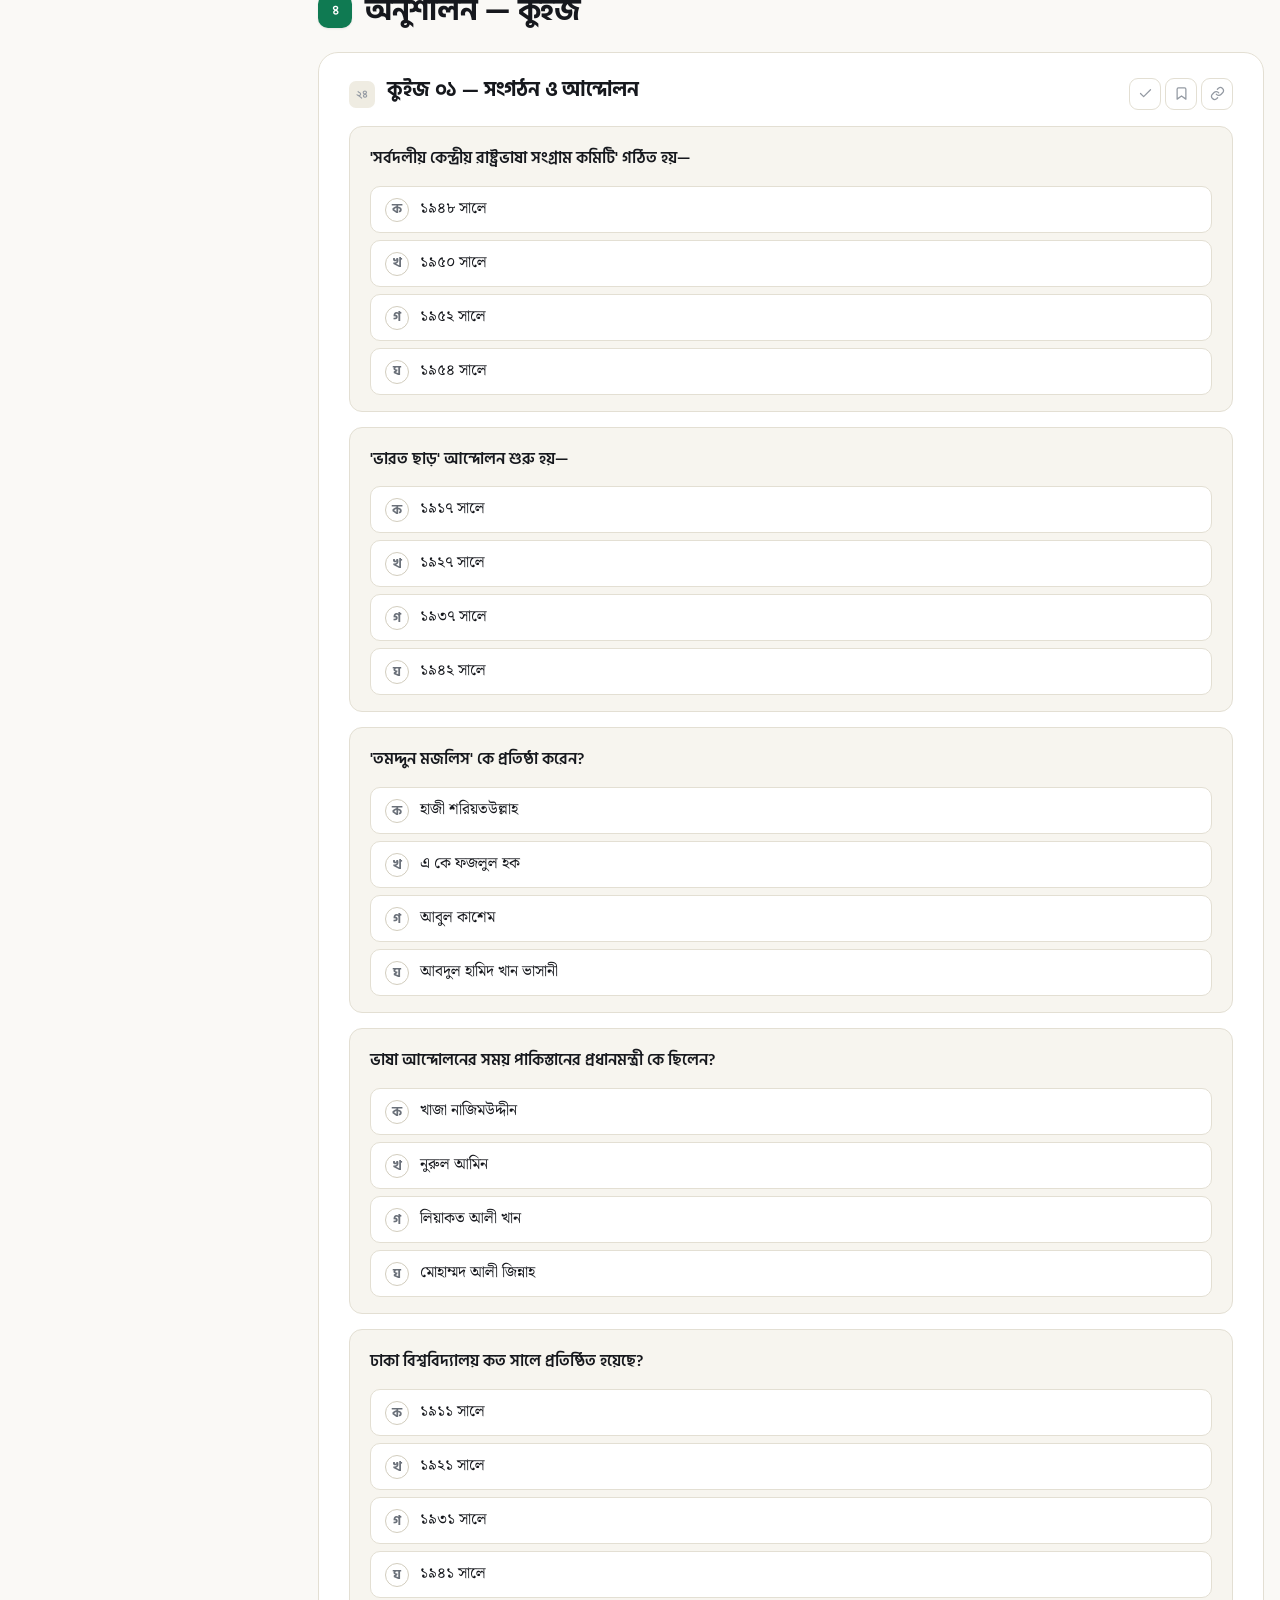
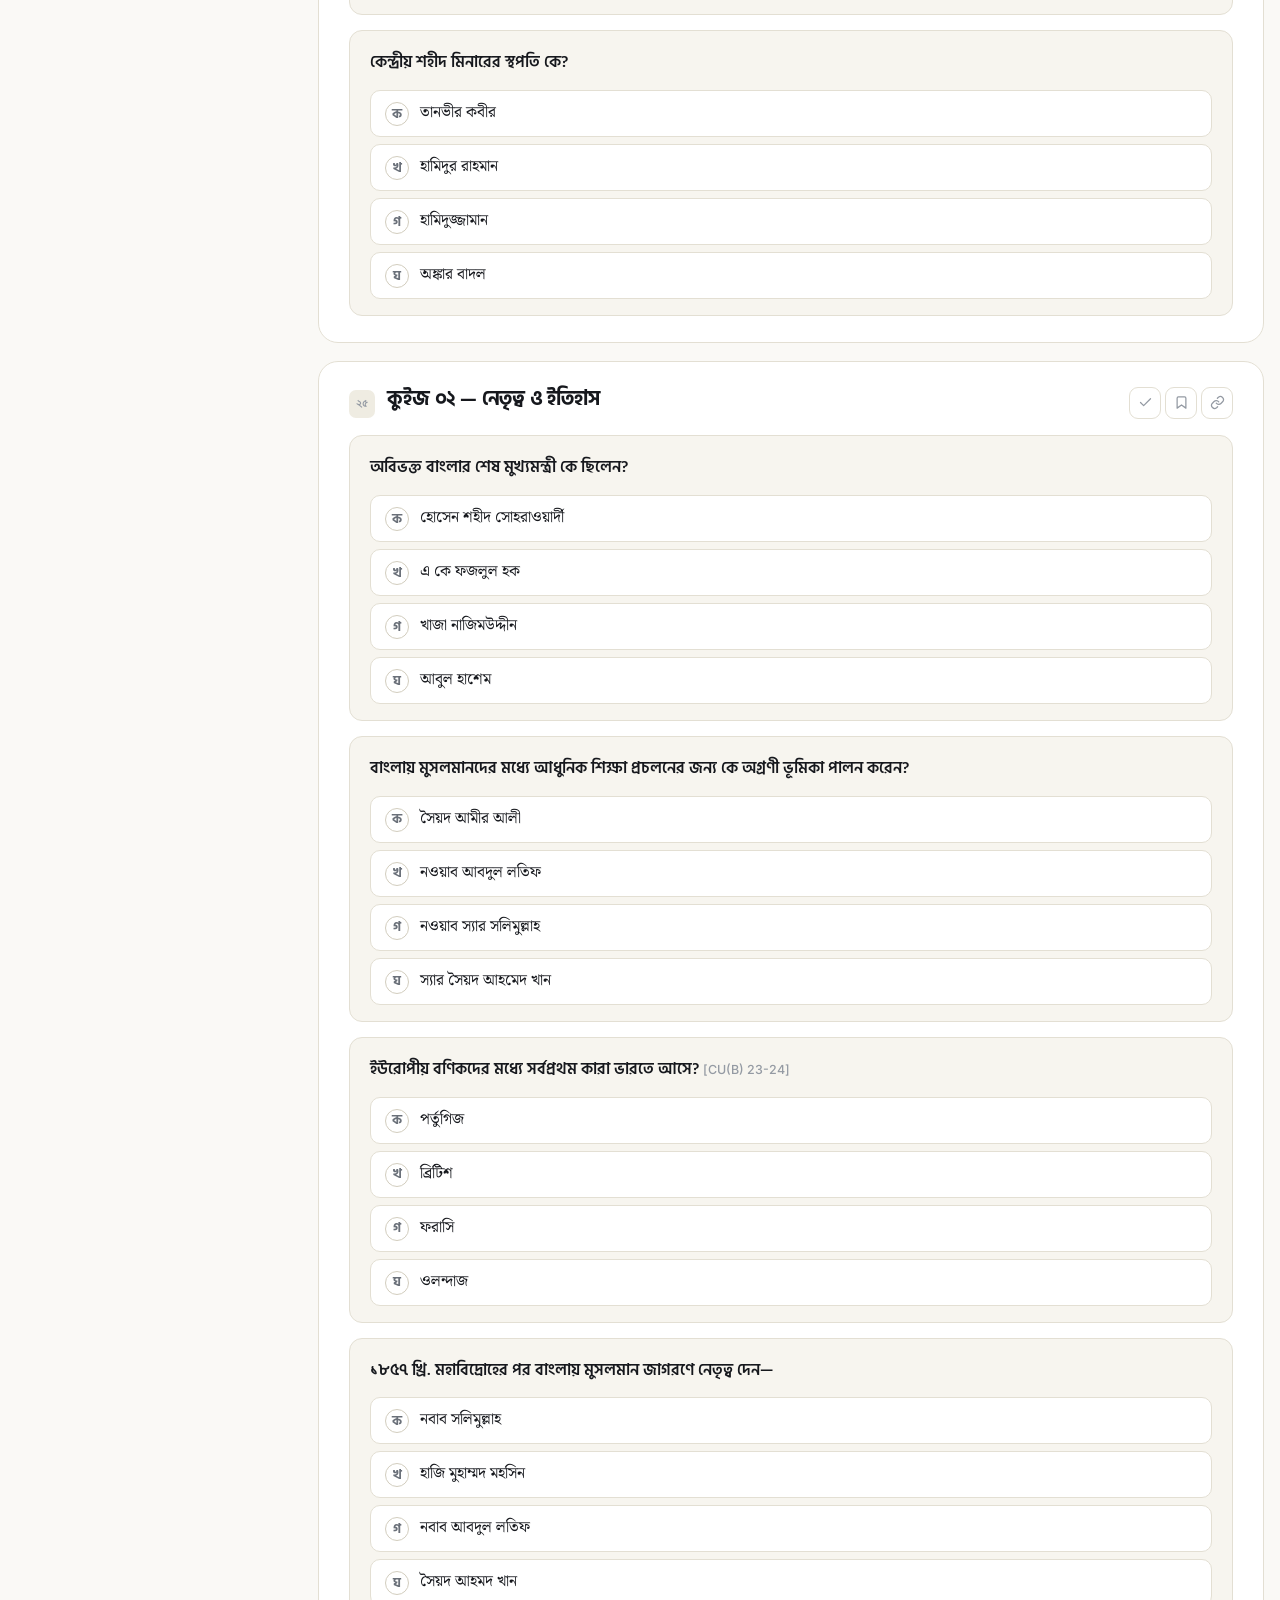
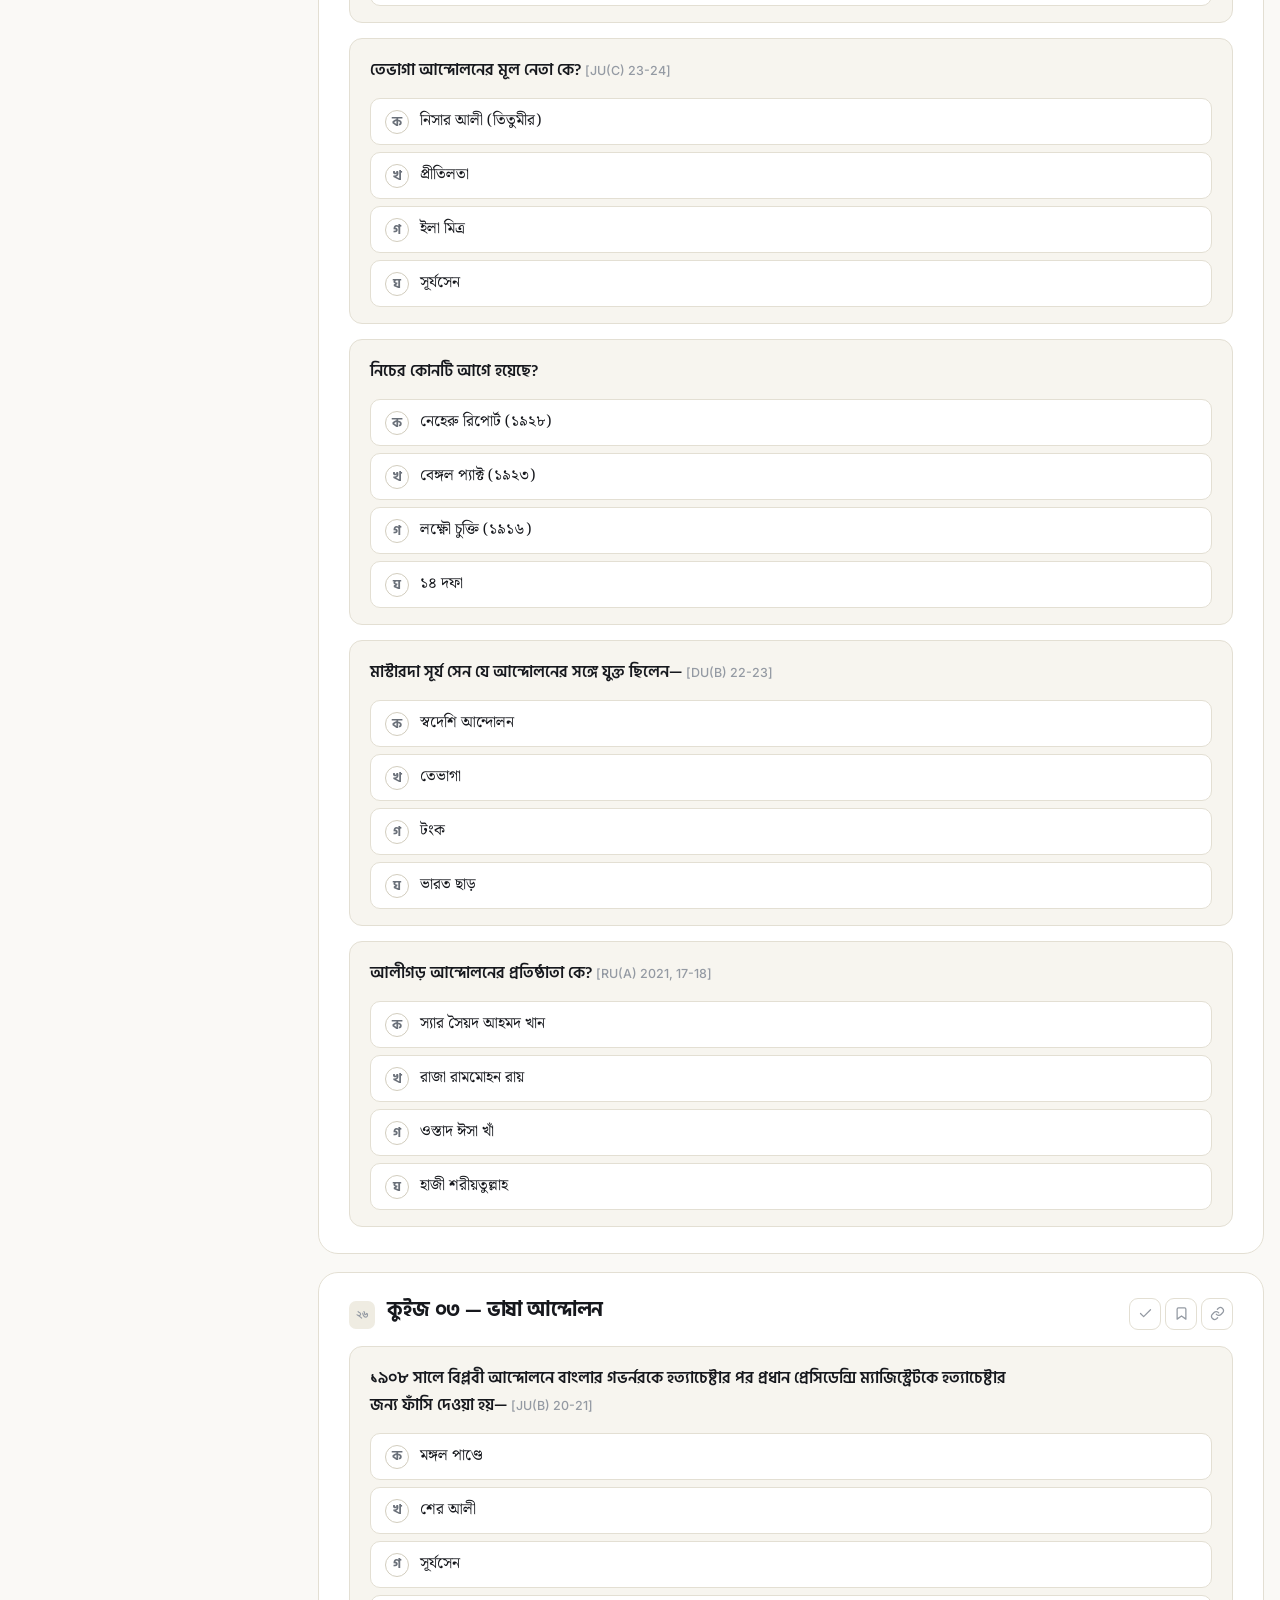
<file: bangladesh-affairs/bd-1905-1952/index.html>
<!doctype html>
<html lang="bn" data-base="../../">
<head>
<meta charset="utf-8">
<meta name="viewport" content="width=device-width, initial-scale=1, viewport-fit=cover">
<title>বাংলার ইতিহাস — ১৯০৫ থেকে ১৯৫২ — বাংলাদেশ বিষয়াবলি | পড়ুয়া</title>
<meta name="description" content="বঙ্গভঙ্গ ও বঙ্গভঙ্গ রদ, স্বদেশি আন্দোলন, মুসলিম লীগ, লক্ষ্ণৌ চুক্তি, লাহোর প্রস্তাব, দেশভাগ এবং ভাষা আন্দোলনের পূর্ণাঙ্গ নোট ও অনুশীলন প্রশ্ন।">
<meta name="keywords" content="বঙ্গভঙ্গ, বঙ্গভঙ্গ রদ, স্বদেশি আন্দোলন, মুসলিম লীগ, লাহোর প্রস্তাব, ভাষা আন্দোলন, একুশে ফেব্রুয়ারি, শহীদ মিনার, তেভাগা আন্দোলন, দ্বিজাতি তত্ত্ব">
<link rel="canonical" href="https://subrotoasg.github.io/poruya/bangladesh-affairs/bd-1905-1952/">
<meta name="robots" content="index, follow, max-snippet:-1, max-image-preview:large, max-video-preview:-1">
<meta name="theme-color" content="#faf9f6">
<meta name="color-scheme" content="light dark">
<meta property="og:type" content="article">
<meta property="og:site_name" content="পড়ুয়া">
<meta property="og:locale" content="bn_BD">
<meta property="og:title" content="বাংলার ইতিহাস — ১৯০৫ থেকে ১৯৫২ — বাংলাদেশ বিষয়াবলি | পড়ুয়া">
<meta property="og:description" content="বঙ্গভঙ্গ ও বঙ্গভঙ্গ রদ, স্বদেশি আন্দোলন, মুসলিম লীগ, লক্ষ্ণৌ চুক্তি, লাহোর প্রস্তাব, দেশভাগ এবং ভাষা আন্দোলনের পূর্ণাঙ্গ নোট ও অনুশীলন প্রশ্ন।">
<meta property="og:url" content="https://subrotoasg.github.io/poruya/bangladesh-affairs/bd-1905-1952/">
<meta name="twitter:card" content="summary_large_image">
<meta name="twitter:title" content="বাংলার ইতিহাস — ১৯০৫ থেকে ১৯৫২ — বাংলাদেশ বিষয়াবলি | পড়ুয়া">
<meta name="twitter:description" content="বঙ্গভঙ্গ ও বঙ্গভঙ্গ রদ, স্বদেশি আন্দোলন, মুসলিম লীগ, লক্ষ্ণৌ চুক্তি, লাহোর প্রস্তাব, দেশভাগ এবং ভাষা আন্দোলনের পূর্ণাঙ্গ নোট ও অনুশীলন প্রশ্ন।">
<link rel="icon" href="../../assets/favicon.svg" type="image/svg+xml">
<link rel="manifest" href="../../manifest.webmanifest">
<link rel="alternate" type="text/markdown" href="https://subrotoasg.github.io/poruya/bangladesh-affairs/bd-1905-1952/index.md">
<link rel="preconnect" href="https://fonts.googleapis.com">
<link rel="preconnect" href="https://fonts.gstatic.com" crossorigin>
<link rel="stylesheet" href="https://fonts.googleapis.com/css2?family=Hind+Siliguri:wght@400;500;600;700&family=Noto+Serif+Bengali:wght@400;500;600;700&family=Inter:wght@400;500;600;700&display=swap">
<link rel="stylesheet" href="../../assets/css/style.css">
<script>try{var t=localStorage.getItem('theme');if(t==='dark'||t==='light')document.documentElement.setAttribute('data-theme',t)}catch(e){}</script>
<script type="application/ld+json">{"@context":"https://schema.org","@type":"Article","headline":"বাংলার ইতিহাস — ১৯০৫ থেকে ১৯৫২","description":"বঙ্গভঙ্গ ও বঙ্গভঙ্গ রদ, স্বদেশি আন্দোলন, মুসলিম লীগ, লক্ষ্ণৌ চুক্তি, লাহোর প্রস্তাব, দেশভাগ এবং ভাষা আন্দোলনের পূর্ণাঙ্গ নোট ও অনুশীলন প্রশ্ন।","inLanguage":"bn","mainEntityOfPage":"https://subrotoasg.github.io/poruya/bangladesh-affairs/bd-1905-1952/","articleSection":"বাংলাদেশ বিষয়াবলি","keywords":"বঙ্গভঙ্গ, বঙ্গভঙ্গ রদ, স্বদেশি আন্দোলন, মুসলিম লীগ, লাহোর প্রস্তাব, ভাষা আন্দোলন, একুশে ফেব্রুয়ারি, শহীদ মিনার, তেভাগা আন্দোলন, দ্বিজাতি তত্ত্ব","isPartOf":{"@type":"CreativeWorkSeries","name":"বাংলাদেশ বিষয়াবলি","url":"https://subrotoasg.github.io/poruya/bangladesh-affairs/"}}</script>
<script type="application/ld+json">{"@context":"https://schema.org","@type":"BreadcrumbList","itemListElement":[{"@type":"ListItem","position":1,"name":"হোম","item":"https://subrotoasg.github.io/poruya/"},{"@type":"ListItem","position":2,"name":"বাংলাদেশ বিষয়াবলি","item":"https://subrotoasg.github.io/poruya/bangladesh-affairs/"},{"@type":"ListItem","position":3,"name":"বাংলার ইতিহাস — ১৯০৫ থেকে ১৯৫২","item":"https://subrotoasg.github.io/poruya/bangladesh-affairs/bd-1905-1952/"}]}</script>
<script type="application/ld+json">{"@context":"https://schema.org","@type":"LearningResource","name":"বাংলার ইতিহাস — ১৯০৫ থেকে ১৯৫২","learningResourceType":"নোট","educationalLevel":"পরীক্ষা প্রস্তুতি","inLanguage":"bn","url":"https://subrotoasg.github.io/poruya/bangladesh-affairs/bd-1905-1952/","teaches":"বঙ্গভঙ্গ (১৯০৫), দেশভাগের পথে (১৯০৬–১৯৪৭), ভাষা আন্দোলন, অনুশীলন — কুইজ"}</script>
</head>
<body class="" data-topic="bd-1905-1952">
<a class="skip-link" href="#main">মূল কন্টেন্টে যান</a>

<header class="site-header">
  <div class="wrap">
    <a class="brand" href="../../">
      <span class="brand-mark"><svg viewBox="0 0 24 24" fill="none" stroke="currentColor" stroke-width="2" stroke-linecap="round" stroke-linejoin="round" aria-hidden="true"><path d="M4 19.5A2.5 2.5 0 0 1 6.5 17H20"/><path d="M6.5 2H20v20H6.5A2.5 2.5 0 0 1 4 19.5v-15A2.5 2.5 0 0 1 6.5 2Z"/></svg></span>
      পড়ুয়া
    </a>
    <nav class="header-nav" aria-label="প্রধান মেনু">
      <a href="../../">হোম</a>
      <a href="../../bangladesh-affairs/">বাংলাদেশ</a>
      <a href="../../english/">ইংরেজি</a>
    </nav>
    <div class="header-tools">
      <button class="search-trigger" data-search-open type="button" aria-label="খুঁজুন">
        <svg viewBox="0 0 24 24" fill="none" stroke="currentColor" stroke-width="2" stroke-linecap="round" stroke-linejoin="round" aria-hidden="true"><circle cx="11" cy="11" r="7"/><path d="m21 21-4.3-4.3"/></svg><span>খুঁজুন…</span><kbd>/</kbd>
      </button>
      <button class="icon-btn" data-theme-btn type="button" aria-label="থিম পরিবর্তন"><svg viewBox="0 0 24 24" fill="none" stroke="currentColor" stroke-width="2" stroke-linecap="round" stroke-linejoin="round" aria-hidden="true"><path d="M12 17a5 5 0 1 0 0-10 5 5 0 0 0 0 10Z"/><path d="M12 1v2M12 21v2M4.2 4.2l1.4 1.4M18.4 18.4l1.4 1.4M1 12h2M21 12h2M4.2 19.8l1.4-1.4M18.4 5.6l1.4-1.4"/></svg></button>
    </div>
  </div>
  <div class="progress-rail" aria-hidden="true"><i></i></div>
</header>

<main id="main">
<div class="wrap">
  <div class="topic-layout">
    <nav class="toc" aria-label="এই পাতার সূচি">
  <h4>সূচিপত্র</h4>
  <ol>
    <li class="toc-sec">
      <a href="#bongovongo">১. বঙ্গভঙ্গ (১৯০৫)</a>
      <ol><li><a href="#bongovongo-context">বঙ্গভঙ্গের প্রেক্ষাপট</a></li><li><a href="#bongovongo-causes">বঙ্গভঙ্গের কারণ</a></li><li><a href="#two-provinces">দুই প্রদেশ ও বঙ্গভঙ্গ রদ</a></li><li><a href="#swadeshi">স্বদেশি আন্দোলন</a></li><li><a href="#abdul-latif">নওয়াব আব্দুল লতিফ</a></li></ol>
    </li>
    <li class="toc-sec">
      <a href="#towards-partition">২. দেশভাগের পথে (১৯০৬–১৯৪৭)</a>
      <ol><li><a href="#muslim-league">মুসলিম লীগ ও লক্ষ্ণৌ চুক্তি</a></li><li><a href="#non-cooperation">অসহযোগ আন্দোলন ও স্বরাজ দল</a></li><li><a href="#goi-act-1935">ভারত শাসন আইন (১৯৩৫)</a></li><li><a href="#election-1937-lahore">প্রাদেশিক নির্বাচন (১৯৩৭) ও লাহোর প্রস্তাব</a></li><li><a href="#famine-1943">১৯৪৩ সালের দুর্ভিক্ষ ও মাউন্টব্যাটেন পরিকল্পনা</a></li><li><a href="#tebhaga">তেভাগা আন্দোলন</a></li><li><a href="#independence-act">ভারত স্বাধীনতা আইন (১৯৪৭)</a></li><li><a href="#first-last-table">প্রথম ও সর্বশেষ — এক নজরে</a></li><li><a href="#important-years">গুরুত্বপূর্ণ সাল — এক নজরে</a></li></ol>
    </li>
    <li class="toc-sec">
      <a href="#language-movement">৩. ভাষা আন্দোলন</a>
      <ol><li><a href="#lang-dispute-start">ভাষা নিয়ে মতবিরোধের সূত্রপাত</a></li><li><a href="#lang-organisations">ভাষা আন্দোলনের সংগঠন</a></li><li><a href="#first-booklet">প্রথম পুস্তিকা — 'পাকিস্তানের রাষ্ট্রভাষা বাংলা না উর্দু?'</a></li><li><a href="#climax">আন্দোলনের চূড়ান্ত রূপ</a></li><li><a href="#lang-key-facts">ভাষা আন্দোলন — গুরুত্বপূর্ণ তথ্য</a></li><li><a href="#shaheed-minar-first">গান, পত্রিকা ও প্রথম শহীদ মিনার</a></li><li><a href="#central-shaheed-minar">কেন্দ্রীয় শহীদ মিনার</a></li><li><a href="#ekushey-firsts">একুশে — 'প্রথম' তালিকা</a></li><li><a href="#unesco">আন্তর্জাতিক মাতৃভাষার স্বীকৃতি</a></li></ol>
    </li>
    <li class="toc-sec">
      <a href="#quiz">৪. অনুশীলন — কুইজ</a>
      <ol><li><a href="#quiz-1">কুইজ ০১ — সংগঠন ও আন্দোলন</a></li><li><a href="#quiz-2">কুইজ ০২ — নেতৃত্ব ও ইতিহাস</a></li><li><a href="#quiz-3">কুইজ ০৩ — ভাষা আন্দোলন</a></li><li><a href="#quiz-4">কুইজ ০৪ — দেশভাগ ও ব্রিটিশ আমল</a></li><li><a href="#quiz-5">কুইজ ০৫ — মিশ্র</a></li></ol>
    </li>
  </ol>
</nav>
    <div>
      <header class="topic-head">
        <nav class="breadcrumb" aria-label="ব্রেডক্রাম্ব">
          <a href="../../">হোম</a><span aria-hidden="true">›</span>
          <a href="../">বাংলাদেশ বিষয়াবলি</a><span aria-hidden="true">›</span>
          <span>বাংলার ইতিহাস — ১৯০৫ থেকে ১৯৫২</span>
        </nav>
        <h1>বাংলার ইতিহাস — ১৯০৫ থেকে ১৯৫২</h1>
        <p class="sub">বঙ্গভঙ্গ থেকে ভাষা আন্দোলন</p>
        <div class="topic-meta">
          <span class="chip">৪ অধ্যায়</span>
          <span class="chip">২৮ কার্ড</span>
          <span class="chip" data-read-count>০ / ২৮ পড়া হয়েছে</span>
        </div>
      </header>
      <section class="sec" id="bongovongo">
  <div class="sec-head">
    <span class="sec-num">১</span>
    <h2>বঙ্গভঙ্গ (১৯০৫)</h2>
  </div>
  <article class="card" id="bongovongo-context">
    <div class="card-head">
      <span class="card-num">১</span>
      <h3>বঙ্গভঙ্গের প্রেক্ষাপট</h3>
      <div class="card-actions">
        <button class="mini-btn rd" type="button" aria-pressed="false" aria-label="পড়া হয়েছে চিহ্নিত করুন" title="পড়া হয়েছে"><svg viewBox="0 0 24 24" fill="none" stroke="currentColor" stroke-width="2" stroke-linecap="round" stroke-linejoin="round" aria-hidden="true"><path d="M20 6 9 17l-5-5"/></svg></button>
        <button class="mini-btn bm" type="button" aria-pressed="false" aria-label="বুকমার্ক" title="বুকমার্ক"><svg viewBox="0 0 24 24" fill="none" stroke="currentColor" stroke-width="2" stroke-linecap="round" stroke-linejoin="round" aria-hidden="true"><path d="m19 21-7-5-7 5V5a2 2 0 0 1 2-2h10a2 2 0 0 1 2 2z"/></svg></button>
        <button class="mini-btn cp" type="button" aria-label="লিংক কপি" title="লিংক কপি"><svg viewBox="0 0 24 24" fill="none" stroke="currentColor" stroke-width="2" stroke-linecap="round" stroke-linejoin="round" aria-hidden="true"><path d="M10 13a5 5 0 0 0 7.5.5l3-3a5 5 0 0 0-7-7l-1.7 1.7"/><path d="M14 11a5 5 0 0 0-7.5-.5l-3 3a5 5 0 0 0 7 7l1.7-1.7"/></svg></button>
      </div>
    </div>
    <div class="card-body">
      <p><mark class="hl hl-gold">১৯০৫ সালের ১৬ অক্টোবর</mark> তৎকালীন ভারতের বড়লাট (ভাইসরয়) <span class="hl hl-green">লর্ড কার্জনের</span> প্রশাসনিক ঘোষণায় বাংলা বিভক্ত হয়, যা ইতিহাসে <span class="hl hl-green">বঙ্গভঙ্গ</span> নামে পরিচিত। বঙ্গভঙ্গ কেবল একটি আঞ্চলিক সীমানা পরিবর্তন ছিল না; এটি তৎকালীন ভারতীয় রাজনীতি, সমাজ ও অর্থনীতিতে এক সুদূরপ্রসারী প্রভাব ফেলেছিল।</p>
      <p><mark class="hl hl-gold">'পূর্ববঙ্গ ও আসাম'</mark> এবং <mark class="hl hl-gold">'পশ্চিমবঙ্গ-বিহার-উড়িষ্যা'</mark> নামে দুটি প্রদেশ করে বঙ্গকে ভাগ করা হয়। <span class="hl hl-green">ব্যামফিল্ড ফুলারকে</span> 'পূর্ববঙ্গ ও আসাম' প্রদেশের লেফটেন্যান্ট গভর্নর নিযুক্ত করা হয়।</p>
      <div class="tip"><span class="tip-icon"><svg viewBox="0 0 24 24" fill="none" stroke="currentColor" stroke-width="2" stroke-linecap="round" stroke-linejoin="round" aria-hidden="true"><path d="M9 18h6M10 22h4"/><path d="M15.1 14c.3-1.3 1-2 2-3a5.5 5.5 0 1 0-8.2 0c1 1 1.7 1.7 2 3"/></svg></span><div class="tip-body"><span class="hl hl-green">বঙ্গভঙ্গকে প্রথম স্বাগত জানান <mark class="hl hl-gold">নবাব সলিমুল্লাহ</mark></span>। এর ফলে মুসলমানরা সন্তুষ্ট হলেও হিন্দুরা চরমভাবে ক্ষিপ্ত হয়; তারা বিলাতি দ্রব্য বর্জনের হুমকি দেয় ও <mark class="hl hl-gold">স্বদেশি আন্দোলন</mark> গড়ে তোলে।</div></div>
    </div>
  </article>
  <article class="card" id="bongovongo-causes">
    <div class="card-head">
      <span class="card-num">২</span>
      <h3>বঙ্গভঙ্গের কারণ</h3>
      <div class="card-actions">
        <button class="mini-btn rd" type="button" aria-pressed="false" aria-label="পড়া হয়েছে চিহ্নিত করুন" title="পড়া হয়েছে"><svg viewBox="0 0 24 24" fill="none" stroke="currentColor" stroke-width="2" stroke-linecap="round" stroke-linejoin="round" aria-hidden="true"><path d="M20 6 9 17l-5-5"/></svg></button>
        <button class="mini-btn bm" type="button" aria-pressed="false" aria-label="বুকমার্ক" title="বুকমার্ক"><svg viewBox="0 0 24 24" fill="none" stroke="currentColor" stroke-width="2" stroke-linecap="round" stroke-linejoin="round" aria-hidden="true"><path d="m19 21-7-5-7 5V5a2 2 0 0 1 2-2h10a2 2 0 0 1 2 2z"/></svg></button>
        <button class="mini-btn cp" type="button" aria-label="লিংক কপি" title="লিংক কপি"><svg viewBox="0 0 24 24" fill="none" stroke="currentColor" stroke-width="2" stroke-linecap="round" stroke-linejoin="round" aria-hidden="true"><path d="M10 13a5 5 0 0 0 7.5.5l3-3a5 5 0 0 0-7-7l-1.7 1.7"/><path d="M14 11a5 5 0 0 0-7.5-.5l-3 3a5 5 0 0 0 7 7l1.7-1.7"/></svg></button>
      </div>
    </div>
    <div class="card-body">
      <div class="note"><div class="note-k">প্রশাসনিক</div><div class="note-v">তৎকালীন 'বেঙ্গল প্রেসিডেন্সি' (বাংলা, বিহার ও ওড়িশা) প্রায় <mark class="hl hl-gold">১,৮৯,০০০ বর্গমাইল</mark> আয়তন এবং প্রায় <mark class="hl hl-gold">৮ কোটি জনসংখ্যার</mark> একটি বিশাল প্রদেশ হওয়ায় তখনকার সীমিত যোগাযোগ ব্যবস্থায় <span class="hl hl-green">কলকাতা</span> থেকে একজন লেফটেন্যান্ট গভর্নরের পক্ষে দূরবর্তী পূর্ব বাংলাসহ সামগ্রিক অঞ্চলের শাসনকাজ পরিচালনা ও আইন-শৃঙ্খলা রক্ষা করা অত্যন্ত দুরূহ হয়ে পড়েছিল।</div></div>
      <div class="note"><div class="note-k">অর্থনৈতিক</div><div class="note-v">পূর্ব বাংলার প্রধান অর্থকরী ফসল পাট হলেও শিল্পকারখানা, ব্যাংক ও ব্যবসার মূল কেন্দ্র ছিল কলকাতা; ফলে কাঁচামালের সঠিক মূল্য না পেয়ে এখানকার কৃষকরা শোষিত হচ্ছিল এবং পুরো পূর্ব বাংলা চরম অর্থনৈতিক অবহেলার শিকার হচ্ছিল। এ নিরসনে <span class="hl hl-green">চট্টগ্রাম বন্দরকে</span> কেন্দ্র করে একটি স্বতন্ত্র অর্থনৈতিক পরিকাঠামো গড়ে তোলার প্রয়োজন তৈরি হয়।</div></div>
      <div class="note"><div class="note-k">রাজনৈতিক</div><div class="note-v">বঙ্গভঙ্গের পেছনে ব্রিটিশদের প্রধান উদ্দেশ্য ছিল তাদের <mark class="hl hl-gold">'ভাগ করো ও শাসন করো'</mark> (<span class="hl hl-cyan">Divide and Rule</span>) নীতির মাধ্যমে কলকাতা-কেন্দ্রিক বিকাশমান বাঙালি জাতীয়তাবাদী আন্দোলন স্তব্ধ করা, হিন্দু ও মুসলিমদের মধ্যে ধর্মীয় বিভেদ সৃষ্টি করা এবং বাংলাভাষীদের নিজ প্রদেশেই সংখ্যালঘুতে পরিণত করে ভারতের স্বাধীনতা সংগ্রামকে দুর্বল করে দেওয়া।</div></div>
      <div class="note"><div class="note-k">সামাজিক ও ধর্মীয়</div><div class="note-v">শিক্ষা, চাকরি ও সামাজিক মর্যাদায় পিছিয়ে পড়া পূর্ব বাংলার সংখ্যাগরিষ্ঠ মুসলিম জনগোষ্ঠী নতুন প্রদেশ গঠিত হলে <span class="hl hl-green">ঢাকায়</span> কেন্দ্র তৈরি হওয়া ও নতুন সুযোগ-সুবিধা পাওয়ার আশায় বঙ্গভঙ্গকে সমর্থন জানায়; অপরদিকে কলকাতার প্রভাবশালী জমিদার ও বুদ্ধিজীবী শ্রেণি তাদের একচ্ছত্র কর্তৃত্ব হারানোর আশঙ্কায় এর বিরুদ্ধে অবস্থান নেয়।</div></div>
    </div>
  </article>
  <article class="card" id="two-provinces">
    <div class="card-head">
      <span class="card-num">৩</span>
      <h3>দুই প্রদেশ ও বঙ্গভঙ্গ রদ</h3>
      <div class="card-actions">
        <button class="mini-btn rd" type="button" aria-pressed="false" aria-label="পড়া হয়েছে চিহ্নিত করুন" title="পড়া হয়েছে"><svg viewBox="0 0 24 24" fill="none" stroke="currentColor" stroke-width="2" stroke-linecap="round" stroke-linejoin="round" aria-hidden="true"><path d="M20 6 9 17l-5-5"/></svg></button>
        <button class="mini-btn bm" type="button" aria-pressed="false" aria-label="বুকমার্ক" title="বুকমার্ক"><svg viewBox="0 0 24 24" fill="none" stroke="currentColor" stroke-width="2" stroke-linecap="round" stroke-linejoin="round" aria-hidden="true"><path d="m19 21-7-5-7 5V5a2 2 0 0 1 2-2h10a2 2 0 0 1 2 2z"/></svg></button>
        <button class="mini-btn cp" type="button" aria-label="লিংক কপি" title="লিংক কপি"><svg viewBox="0 0 24 24" fill="none" stroke="currentColor" stroke-width="2" stroke-linecap="round" stroke-linejoin="round" aria-hidden="true"><path d="M10 13a5 5 0 0 0 7.5.5l3-3a5 5 0 0 0-7-7l-1.7 1.7"/><path d="M14 11a5 5 0 0 0-7.5-.5l-3 3a5 5 0 0 0 7 7l1.7-1.7"/></svg></button>
      </div>
    </div>
    <div class="card-body">
      <div class="table-wrap">
        <table>
          <thead><tr><th>বিষয়</th><th>পূর্ববঙ্গ ও আসাম</th><th>বাংলা</th></tr></thead>
          <tbody><tr><td data-label="বিষয়">অঞ্চল</td><td data-label="পূর্ববঙ্গ ও আসাম">ঢাকা, চট্টগ্রাম, রাজশাহী ও অন্যান্য</td><td data-label="বাংলা">বিহার, উড়িষ্যা ও পশ্চিমবঙ্গ</td></tr><tr><td data-label="বিষয়">রাজধানী</td><td data-label="পূর্ববঙ্গ ও আসাম"><mark class="hl hl-gold">ঢাকা</mark></td><td data-label="বাংলা"><mark class="hl hl-gold">কলকাতা</mark></td></tr><tr><td data-label="বিষয়">প্রথম লে. গভর্নর</td><td data-label="পূর্ববঙ্গ ও আসাম"><mark class="hl hl-gold">ব্যামফিল্ড ফুলার</mark></td><td data-label="বাংলা"><mark class="hl hl-gold">অ্যান্ড্রু ফ্রেজার</mark></td></tr>
          </tbody>
        </table>
      </div>
      <p>তৎকালীন ভাইসরয় <span class="hl hl-green">লর্ড হার্ডিঞ্জের সুপারিশে</span> <mark class="hl hl-gold">১৯১১ সালের ১২ ডিসেম্বর</mark> দিল্লি দরবারে <span class="hl hl-green">সম্রাট পঞ্চম জর্জ</span> আনুষ্ঠানিকভাবে <mark class="hl hl-gold">বঙ্গভঙ্গ রদের ঘোষণা</mark> দেন। এই সিদ্ধান্তের মাধ্যমে বাংলার পূর্ব ও পশ্চিম অংশকে পুনরায় একত্র করে একটি একক প্রদেশে রূপান্তরিত করা হয়, যা <mark class="hl hl-gold">১৯১২ সালের ১ এপ্রিল</mark> থেকে আনুষ্ঠানিকভাবে কার্যকর হয়।</p>
      <div class="tip"><span class="tip-icon"><svg viewBox="0 0 24 24" fill="none" stroke="currentColor" stroke-width="2" stroke-linecap="round" stroke-linejoin="round" aria-hidden="true"><path d="M9 18h6M10 22h4"/><path d="M15.1 14c.3-1.3 1-2 2-3a5.5 5.5 0 1 0-8.2 0c1 1 1.7 1.7 2 3"/></svg></span><div class="tip-body">অবিভক্ত বাংলার প্রথম গভর্নর হন <mark class="hl hl-gold">লর্ড কারমাইকেল</mark>।</div></div>
    </div>
  </article>
  <article class="card" id="swadeshi">
    <div class="card-head">
      <span class="card-num">৪</span>
      <h3>স্বদেশি আন্দোলন</h3>
      <div class="card-actions">
        <button class="mini-btn rd" type="button" aria-pressed="false" aria-label="পড়া হয়েছে চিহ্নিত করুন" title="পড়া হয়েছে"><svg viewBox="0 0 24 24" fill="none" stroke="currentColor" stroke-width="2" stroke-linecap="round" stroke-linejoin="round" aria-hidden="true"><path d="M20 6 9 17l-5-5"/></svg></button>
        <button class="mini-btn bm" type="button" aria-pressed="false" aria-label="বুকমার্ক" title="বুকমার্ক"><svg viewBox="0 0 24 24" fill="none" stroke="currentColor" stroke-width="2" stroke-linecap="round" stroke-linejoin="round" aria-hidden="true"><path d="m19 21-7-5-7 5V5a2 2 0 0 1 2-2h10a2 2 0 0 1 2 2z"/></svg></button>
        <button class="mini-btn cp" type="button" aria-label="লিংক কপি" title="লিংক কপি"><svg viewBox="0 0 24 24" fill="none" stroke="currentColor" stroke-width="2" stroke-linecap="round" stroke-linejoin="round" aria-hidden="true"><path d="M10 13a5 5 0 0 0 7.5.5l3-3a5 5 0 0 0-7-7l-1.7 1.7"/><path d="M14 11a5 5 0 0 0-7.5-.5l-3 3a5 5 0 0 0 7 7l1.7-1.7"/></svg></button>
      </div>
    </div>
    <div class="card-body">
      <p>বঙ্গভঙ্গের প্রতিবাদে স্বদেশি পণ্য ব্যবহারের আন্দোলন গড়ে ওঠে। ঢাকার <span class="hl hl-green">অনুশীলন সমিতি</span> ও কলকাতার <span class="hl hl-green">যুগান্তর পার্টি</span> ছিল বৈপ্লবিক আন্দোলনের দুই প্রধান শক্তিশালী সংগঠন। কবি <mark class="hl hl-gold">মুকুন্দ দাস</mark> এই আন্দোলনের নেতৃত্ব দেন।</p>
      <p>ম্যাজিস্ট্রেট <mark class="hl hl-gold">কিংসফোর্ডকে</mark> হত্যাচেষ্টায় ব্যর্থ হলেও সেই বোমার আঘাতে মিসেস কেনেডি ও তার মেয়ে মারা যায়। এই অভিযোগে <mark class="hl hl-gold">১৯০৮ সালে ক্ষুদিরাম বোসকে ফাঁসি</mark> দেওয়া হয়।</p>
      <p><mark class="hl hl-gold">১৯৩০ সালে সূর্যসেন চট্টগ্রাম অস্ত্রাগার লুট</mark> করেন। <mark class="hl hl-gold">১৯৩২ সালের সেপ্টেম্বরে</mark> বেথুন কলেজের শিক্ষার্থী <span class="hl hl-green">প্রীতিলতার</span> নেতৃত্বে পাহাড়তলীর ইউরোপিয়ান ক্লাবে আক্রমণ করা হয়; প্রীতিলতা আত্মহত্যা করেন। পরবর্তীতে সূর্যসেনকে গ্রেফতার করে ফাঁসি কার্যকর করা হয়।</p>
    </div>
  </article>
  <article class="card" id="abdul-latif">
    <div class="card-head">
      <span class="card-num">৫</span>
      <h3>নওয়াব আব্দুল লতিফ</h3>
      <div class="card-actions">
        <button class="mini-btn rd" type="button" aria-pressed="false" aria-label="পড়া হয়েছে চিহ্নিত করুন" title="পড়া হয়েছে"><svg viewBox="0 0 24 24" fill="none" stroke="currentColor" stroke-width="2" stroke-linecap="round" stroke-linejoin="round" aria-hidden="true"><path d="M20 6 9 17l-5-5"/></svg></button>
        <button class="mini-btn bm" type="button" aria-pressed="false" aria-label="বুকমার্ক" title="বুকমার্ক"><svg viewBox="0 0 24 24" fill="none" stroke="currentColor" stroke-width="2" stroke-linecap="round" stroke-linejoin="round" aria-hidden="true"><path d="m19 21-7-5-7 5V5a2 2 0 0 1 2-2h10a2 2 0 0 1 2 2z"/></svg></button>
        <button class="mini-btn cp" type="button" aria-label="লিংক কপি" title="লিংক কপি"><svg viewBox="0 0 24 24" fill="none" stroke="currentColor" stroke-width="2" stroke-linecap="round" stroke-linejoin="round" aria-hidden="true"><path d="M10 13a5 5 0 0 0 7.5.5l3-3a5 5 0 0 0-7-7l-1.7 1.7"/><path d="M14 11a5 5 0 0 0-7.5-.5l-3 3a5 5 0 0 0 7 7l1.7-1.7"/></svg></button>
      </div>
    </div>
    <div class="card-body">
      <p>তিনি ছিলেন উনিশ শতকের বাংলায় মুসলিম নবজাগরণ ও আধুনিক শিক্ষা বিস্তারের অন্যতম প্রধান পথিকৃৎ। <mark class="hl hl-gold">১৮৬৩ সালে</mark> তাঁর উদ্যোগে কলকাতায় প্রতিষ্ঠিত হয় <mark class="hl hl-gold">'মোহামেডান লিটারারি সোসাইটি'</mark> (মুসলিম সাহিত্য সমিতি), যা ছিল বঙ্গীয় মুসলমানদের <span class="hl hl-green">প্রথম নিবন্ধিত সাংস্কৃতিক ও বুদ্ধিবৃত্তিক প্ল্যাটফর্ম</span>।</p>
      <p>তিনি <span class="hl hl-green">কলকাতা মাদ্রাসায় ইংরেজি বিভাগ</span> চালু করেন এবং হাজী মোহাম্মদ মহসিন ফান্ডের অর্থ কেবল ঐতিহ্যবাহী ধর্মীয় শিক্ষার পরিবর্তে <mark class="hl hl-gold">মুসলিম শিক্ষার্থীদের আধুনিক ও উচ্চশিক্ষায়</mark> বৃত্তি প্রদানের কাজে ব্যবহারের সুযোগ তৈরি করে দেন। তৎকালীন হিন্দু কলেজে (পরবর্তীতে প্রেসিডেন্সি কলেজ) মুসলিম শিক্ষার্থীদের প্রবেশের দ্বার উন্মুক্ত করতে তাঁর জোরালো ভূমিকা ছিল।</p>
      <p>অসামান্য অবদানের স্বীকৃতিস্বরূপ ব্রিটিশ সরকার তাঁকে <mark class="hl hl-gold">'খান বাহাদুর'</mark>, <mark class="hl hl-gold">'নওয়াব'</mark> এবং পরবর্তীতে <mark class="hl hl-gold">'সি.আই.ই' (<span class="hl hl-cyan">C.I.E.</span>)</mark> উপাধিতে ভূষিত করে।</p>
    </div>
  </article>
</section>
<section class="sec" id="towards-partition">
  <div class="sec-head">
    <span class="sec-num">২</span>
    <h2>দেশভাগের পথে (১৯০৬–১৯৪৭)</h2>
  </div>
  <article class="card" id="muslim-league">
    <div class="card-head">
      <span class="card-num">৬</span>
      <h3>মুসলিম লীগ ও লক্ষ্ণৌ চুক্তি</h3>
      <div class="card-actions">
        <button class="mini-btn rd" type="button" aria-pressed="false" aria-label="পড়া হয়েছে চিহ্নিত করুন" title="পড়া হয়েছে"><svg viewBox="0 0 24 24" fill="none" stroke="currentColor" stroke-width="2" stroke-linecap="round" stroke-linejoin="round" aria-hidden="true"><path d="M20 6 9 17l-5-5"/></svg></button>
        <button class="mini-btn bm" type="button" aria-pressed="false" aria-label="বুকমার্ক" title="বুকমার্ক"><svg viewBox="0 0 24 24" fill="none" stroke="currentColor" stroke-width="2" stroke-linecap="round" stroke-linejoin="round" aria-hidden="true"><path d="m19 21-7-5-7 5V5a2 2 0 0 1 2-2h10a2 2 0 0 1 2 2z"/></svg></button>
        <button class="mini-btn cp" type="button" aria-label="লিংক কপি" title="লিংক কপি"><svg viewBox="0 0 24 24" fill="none" stroke="currentColor" stroke-width="2" stroke-linecap="round" stroke-linejoin="round" aria-hidden="true"><path d="M10 13a5 5 0 0 0 7.5.5l3-3a5 5 0 0 0-7-7l-1.7 1.7"/><path d="M14 11a5 5 0 0 0-7.5-.5l-3 3a5 5 0 0 0 7 7l1.7-1.7"/></svg></button>
      </div>
    </div>
    <div class="card-body">
      <p><span class="hl hl-green">মুসলিম লীগ প্রতিষ্ঠা</span> : <mark class="hl hl-gold">১৯০৬ সালের ৩০ ডিসেম্বর ঢাকার শাহবাগে</mark> মুসলিম লীগ প্রতিষ্ঠিত হয়। এর প্রকৃত নাম ছিল <mark class="hl hl-gold">'নিখিল ভারত মুসলিম লীগ'</mark>। গঠনের উদ্যোক্তা ছিলেন <mark class="hl hl-gold">নবাব সলিমুল্লাহ</mark> (প্রতিষ্ঠাতা), আগা খান ও নবাব ভিকার-উল-মুলুক। <mark class="hl hl-gold">১৯৪৭ সালের ১৫ আগস্ট</mark> মুসলিম লীগ ভেঙে যায়।</p>
      <div class="tip"><span class="tip-icon"><svg viewBox="0 0 24 24" fill="none" stroke="currentColor" stroke-width="2" stroke-linecap="round" stroke-linejoin="round" aria-hidden="true"><path d="M9 18h6M10 22h4"/><path d="M15.1 14c.3-1.3 1-2 2-3a5.5 5.5 0 1 0-8.2 0c1 1 1.7 1.7 2 3"/></svg></span><div class="tip-body"><mark class="hl hl-gold">১৯০৯</mark> — মুসলিমদের <span class="hl hl-green">পৃথক নির্বাচনের</span> সুযোগ প্রদান (লর্ড মিন্টো)।</div></div>
      <p><span class="hl hl-green">লক্ষ্ণৌ চুক্তি</span> : <mark class="hl hl-gold">১৯১৬ সালের ডিসেম্বরে</mark> কংগ্রেস ও মুসলিম লীগ একই সাথে লক্ষ্ণৌ শহরে নিজ নিজ দলীয় সম্মেলন আহ্বান করে। এ সম্মেলনে উভয় দলের নেতারা ঐতিহাসিক 'লক্ষ্ণৌ চুক্তি' স্বাক্ষর করেন। এটি মূলত <span class="hl hl-green">হিন্দু-মুসলমানের সম্প্রীতি ও সমঝোতার</span> মূল্যবান দলিল। <mark class="hl hl-gold">এ. কে. ফজলুল হক</mark> এতে স্বাক্ষর করেন।</p>
    </div>
  </article>
  <article class="card" id="non-cooperation">
    <div class="card-head">
      <span class="card-num">৭</span>
      <h3>অসহযোগ আন্দোলন ও স্বরাজ দল</h3>
      <div class="card-actions">
        <button class="mini-btn rd" type="button" aria-pressed="false" aria-label="পড়া হয়েছে চিহ্নিত করুন" title="পড়া হয়েছে"><svg viewBox="0 0 24 24" fill="none" stroke="currentColor" stroke-width="2" stroke-linecap="round" stroke-linejoin="round" aria-hidden="true"><path d="M20 6 9 17l-5-5"/></svg></button>
        <button class="mini-btn bm" type="button" aria-pressed="false" aria-label="বুকমার্ক" title="বুকমার্ক"><svg viewBox="0 0 24 24" fill="none" stroke="currentColor" stroke-width="2" stroke-linecap="round" stroke-linejoin="round" aria-hidden="true"><path d="m19 21-7-5-7 5V5a2 2 0 0 1 2-2h10a2 2 0 0 1 2 2z"/></svg></button>
        <button class="mini-btn cp" type="button" aria-label="লিংক কপি" title="লিংক কপি"><svg viewBox="0 0 24 24" fill="none" stroke="currentColor" stroke-width="2" stroke-linecap="round" stroke-linejoin="round" aria-hidden="true"><path d="M10 13a5 5 0 0 0 7.5.5l3-3a5 5 0 0 0-7-7l-1.7 1.7"/><path d="M14 11a5 5 0 0 0-7.5-.5l-3 3a5 5 0 0 0 7 7l1.7-1.7"/></svg></button>
      </div>
    </div>
    <div class="card-body">
      <p><span class="hl hl-green">অসহযোগ আন্দোলন</span> : ভারতবর্ষে অসহযোগ আন্দোলনের জনক <mark class="hl hl-gold">মহাত্মা গান্ধী</mark>। রাওলাট আইন ও জালিয়ানওয়ালাবাগ হত্যাকাণ্ডের প্রতিবাদে তিনি <mark class="hl hl-gold">১৯২০ সালে</mark> অসহযোগ আন্দোলনের ডাক দেন।</p>
      <p>আন্দোলনের মূল কথা — ভারতীয় জনগণ <mark class="hl hl-gold">ব্রিটিশদের সর্বপ্রকার সহায়তা করা থেকে বিরত থাকবে এবং ব্রিটিশদের প্রদত্ত সকল উপাধি পরিত্যাগ করবে</mark>। <span class="hl hl-green">আন্দোলন সশস্ত্র রূপ নেওয়ায়</span> গান্ধী অসহযোগ আন্দোলন প্রত্যাহার করেন।</p>
      <p><span class="hl hl-green">স্বরাজদল ও বেঙ্গল প্যাক্ট (১৯২৩)</span> : <mark class="hl hl-gold">চিত্তরঞ্জন দাসের</mark> নেতৃত্বে কংগ্রেসের একাংশ <mark class="hl hl-gold">১৯২৩ সালে স্বরাজ পার্টি</mark> গঠন করে। <span class="hl hl-green">শহীদ সোহরাওয়ার্দী</span> ও সুভাষ বসু প্রমুখ এই পার্টির অন্যতম নেতা ছিলেন। চিত্তরঞ্জন দাসের নেতৃত্বে বঙ্গীয় কংগ্রেস কমিটি মুসলমানদের সাথে একটি সমঝোতায় পৌঁছায় — এ সমঝোতা চুক্তিটিই <mark class="hl hl-gold">বেঙ্গল প্যাক্ট</mark> নামে ইতিহাসে পরিচিত।</p>
      <p><span class="hl hl-green">চিত্তরঞ্জন দাসের মৃত্যু ও নেহেরু কংগ্রেসে ফিরে গেলে স্বরাজ পার্টির বিলুপ্তি ঘটে</span>।</p>
    </div>
  </article>
  <article class="card" id="goi-act-1935">
    <div class="card-head">
      <span class="card-num">৮</span>
      <h3>ভারত শাসন আইন (১৯৩৫)</h3>
      <div class="card-actions">
        <button class="mini-btn rd" type="button" aria-pressed="false" aria-label="পড়া হয়েছে চিহ্নিত করুন" title="পড়া হয়েছে"><svg viewBox="0 0 24 24" fill="none" stroke="currentColor" stroke-width="2" stroke-linecap="round" stroke-linejoin="round" aria-hidden="true"><path d="M20 6 9 17l-5-5"/></svg></button>
        <button class="mini-btn bm" type="button" aria-pressed="false" aria-label="বুকমার্ক" title="বুকমার্ক"><svg viewBox="0 0 24 24" fill="none" stroke="currentColor" stroke-width="2" stroke-linecap="round" stroke-linejoin="round" aria-hidden="true"><path d="m19 21-7-5-7 5V5a2 2 0 0 1 2-2h10a2 2 0 0 1 2 2z"/></svg></button>
        <button class="mini-btn cp" type="button" aria-label="লিংক কপি" title="লিংক কপি"><svg viewBox="0 0 24 24" fill="none" stroke="currentColor" stroke-width="2" stroke-linecap="round" stroke-linejoin="round" aria-hidden="true"><path d="M10 13a5 5 0 0 0 7.5.5l3-3a5 5 0 0 0-7-7l-1.7 1.7"/><path d="M14 11a5 5 0 0 0-7.5-.5l-3 3a5 5 0 0 0 7 7l1.7-1.7"/></svg></button>
      </div>
    </div>
    <div class="card-body">
      <p>সাইমন কমিশন ও গোলটেবিল বৈঠকের আলোকে <mark class="hl hl-gold">১৯৩৫ সালে</mark> লন্ডনে ভারত শাসন আইন পাশ হয়। এই আইনের প্রধান বৈশিষ্ট্য ছিল — <mark class="hl hl-gold">যুক্তরাষ্ট্রীয় সরকার পদ্ধতি</mark> ও <mark class="hl hl-gold">প্রাদেশিক স্বায়ত্তশাসন</mark> প্রবর্তন।</p>
      <ul><li><span class="hl hl-green">ক.</span> মিয়ানমার পৃথক হয়</li><li><span class="hl hl-green">খ.</span> বিহার ও উড়িষ্যা নামে নতুন দুটি প্রদেশ গঠিত হয়</li><li><span class="hl hl-green">গ.</span> প্রাদেশিক নির্বাচনের সূচনা ঘটে</li><li><span class="hl hl-green">ঘ.</span> <mark class="hl hl-gold">উপমহাদেশে নারীরা প্রথম ভোটাধিকার পায়</mark></li></ul>
    </div>
  </article>
  <article class="card" id="election-1937-lahore">
    <div class="card-head">
      <span class="card-num">৯</span>
      <h3>প্রাদেশিক নির্বাচন (১৯৩৭) ও লাহোর প্রস্তাব</h3>
      <div class="card-actions">
        <button class="mini-btn rd" type="button" aria-pressed="false" aria-label="পড়া হয়েছে চিহ্নিত করুন" title="পড়া হয়েছে"><svg viewBox="0 0 24 24" fill="none" stroke="currentColor" stroke-width="2" stroke-linecap="round" stroke-linejoin="round" aria-hidden="true"><path d="M20 6 9 17l-5-5"/></svg></button>
        <button class="mini-btn bm" type="button" aria-pressed="false" aria-label="বুকমার্ক" title="বুকমার্ক"><svg viewBox="0 0 24 24" fill="none" stroke="currentColor" stroke-width="2" stroke-linecap="round" stroke-linejoin="round" aria-hidden="true"><path d="m19 21-7-5-7 5V5a2 2 0 0 1 2-2h10a2 2 0 0 1 2 2z"/></svg></button>
        <button class="mini-btn cp" type="button" aria-label="লিংক কপি" title="লিংক কপি"><svg viewBox="0 0 24 24" fill="none" stroke="currentColor" stroke-width="2" stroke-linecap="round" stroke-linejoin="round" aria-hidden="true"><path d="M10 13a5 5 0 0 0 7.5.5l3-3a5 5 0 0 0-7-7l-1.7 1.7"/><path d="M14 11a5 5 0 0 0-7.5-.5l-3 3a5 5 0 0 0 7 7l1.7-1.7"/></svg></button>
      </div>
    </div>
    <div class="card-body">
      <p><span class="hl hl-green">প্রাদেশিক নির্বাচন (১৯৩৭)</span> : অবিভক্ত <mark class="hl hl-gold">বাংলায় ১৯৩৭ সালে প্রথম প্রাদেশিক নির্বাচন</mark> অনুষ্ঠিত হয়। এই নির্বাচনের মাধ্যমেই নারীরা প্রথম ভোটাধিকার প্রয়োগ করে। নির্বাচনী ইশতেহারের স্লোগান ছিল <mark class="hl hl-gold">'ডাল ভাত'</mark>। এককভাবে কেউ সংখ্যাগরিষ্ঠতা না পাওয়ায় মুসলিম লীগ ও কৃষক প্রজা পার্টির কোয়ালিশন সরকার <mark class="hl hl-gold">'প্রজা লীগ'</mark> মন্ত্রিসভা নামে গঠিত হয়।</p>
      <p><span class="hl hl-green">লাহোর প্রস্তাব</span> : মুহাম্মদ আলী জিন্নাহ ঘোষণা করেন যে, <mark class="hl hl-gold">হিন্দু-মুসলমান দুটি আলাদা জাতি</mark> — তাঁর এই ঘোষণা <mark class="hl hl-gold">'দ্বি-জাতি তত্ত্ব'</mark> (<span class="hl hl-cyan">Two Nation Theory</span>) হিসেবে পরিচিত।</p>
      <p><mark class="hl hl-gold">১৯৪০ সালের ২৩ মার্চ</mark> মুসলিম লীগের বার্ষিক অধিবেশনে তৎকালীন মুখ্যমন্ত্রী <mark class="hl hl-gold">এ. কে. ফজলুল হক</mark> <span class="hl hl-green">'লাহোর প্রস্তাব'</span> উত্থাপন করেন। প্রস্তাবের মূল কথা ছিল, উপমহাদেশের উত্তর-পশ্চিম ও পূর্বাঞ্চলীয় মুসলিম অধ্যুষিত এলাকাগুলো নিয়ে <mark class="hl hl-gold">একাধিক স্বাধীন ও সার্বভৌম রাষ্ট্র</mark> (<span class="hl hl-cyan">States</span>) গঠিত হবে।</p>
      <div class="tip"><span class="tip-icon"><svg viewBox="0 0 24 24" fill="none" stroke="currentColor" stroke-width="2" stroke-linecap="round" stroke-linejoin="round" aria-hidden="true"><path d="M9 18h6M10 22h4"/><path d="M15.1 14c.3-1.3 1-2 2-3a5.5 5.5 0 1 0-8.2 0c1 1 1.7 1.7 2 3"/></svg></span><div class="tip-body">পরবর্তীতে <mark class="hl hl-gold">১৯৪৬ সালের ৯ এপ্রিল</mark> দিল্লিতে মুসলিম লীগ নেতারা প্রস্তাবটির আংশিক সংশোধন করেন (<span class="hl hl-cyan">States</span> → <span class="hl hl-cyan">State</span>) — মুসলিম সংখ্যাগরিষ্ঠ দুটি এলাকা নিয়ে <mark class="hl hl-gold">একটি রাষ্ট্র</mark> গঠনের পরিকল্পনা করে।</div></div>
    </div>
  </article>
  <article class="card" id="famine-1943">
    <div class="card-head">
      <span class="card-num">১০</span>
      <h3>১৯৪৩ সালের দুর্ভিক্ষ ও মাউন্টব্যাটেন পরিকল্পনা</h3>
      <div class="card-actions">
        <button class="mini-btn rd" type="button" aria-pressed="false" aria-label="পড়া হয়েছে চিহ্নিত করুন" title="পড়া হয়েছে"><svg viewBox="0 0 24 24" fill="none" stroke="currentColor" stroke-width="2" stroke-linecap="round" stroke-linejoin="round" aria-hidden="true"><path d="M20 6 9 17l-5-5"/></svg></button>
        <button class="mini-btn bm" type="button" aria-pressed="false" aria-label="বুকমার্ক" title="বুকমার্ক"><svg viewBox="0 0 24 24" fill="none" stroke="currentColor" stroke-width="2" stroke-linecap="round" stroke-linejoin="round" aria-hidden="true"><path d="m19 21-7-5-7 5V5a2 2 0 0 1 2-2h10a2 2 0 0 1 2 2z"/></svg></button>
        <button class="mini-btn cp" type="button" aria-label="লিংক কপি" title="লিংক কপি"><svg viewBox="0 0 24 24" fill="none" stroke="currentColor" stroke-width="2" stroke-linecap="round" stroke-linejoin="round" aria-hidden="true"><path d="M10 13a5 5 0 0 0 7.5.5l3-3a5 5 0 0 0-7-7l-1.7 1.7"/><path d="M14 11a5 5 0 0 0-7.5-.5l-3 3a5 5 0 0 0 7 7l1.7-1.7"/></svg></button>
      </div>
    </div>
    <div class="card-body">
      <p>দ্বিতীয় বিশ্বযুদ্ধের সময় (১৯৪২) জাপানিরা বার্মা দখল করলে বাংলায় চাল আমদানি বন্ধ হয়ে যায়। পক্ষান্তরে বাংলায় উৎপাদিত খাদ্যশস্য সৈন্যদের জন্য বাইরে পাঠিয়ে দেওয়া হয়। এছাড়াও অনাবৃষ্টির ফলে বাংলার খাদ্য উৎপাদন হ্রাস পায়। ফলে <mark class="hl hl-gold">১৯৪৩ সালে</mark> বাংলায় এক ভয়াবহ দুর্ভিক্ষ দেখা দেয়। <mark class="hl hl-gold">১৩৫০ বঙ্গাব্দে</mark> সংঘটিত এই দুর্ভিক্ষটি <mark class="hl hl-gold">'পঞ্চাশের মন্বন্তর'</mark> নামে পরিচিত।</p>
      <dl class="kv"><div class="kv-row"><dt>নাটক</dt><dd><mark class="hl hl-gold">নেমেসিস</mark> — নুরুল মোমেন</dd></div><div class="kv-row"><dt>চলচ্চিত্র</dt><dd><mark class="hl hl-gold">অশনি সংকেত</mark> — বিভূতিভূষণ</dd></div><div class="kv-row"><dt>চিত্রকর্ম</dt><dd><mark class="hl hl-gold">ম্যাডোনা-৪৩</mark> — জয়নুল আবেদিন</dd></div></dl>
      <p><span class="hl hl-green">মাউন্টব্যাটেন পরিকল্পনা</span> : ১৯৪৬ সালের মন্ত্রী মিশন পরিকল্পনা ব্যর্থ হলে <span class="hl hl-green">দাঙ্গা-হাঙ্গামা</span> সৃষ্টি হয়। ব্রিটিশরা উপনিবেশগুলোতে স্বাধীনতা দেওয়ার পরিকল্পনা নেয়। গভর্নর জেনারেল মাউন্টব্যাটেনের নেতৃত্বে <mark class="hl hl-gold">১৯৪৭ সালের ৩ জুন</mark> একটি পরিকল্পনা নেওয়া হয়।</p>
    </div>
  </article>
  <article class="card" id="tebhaga">
    <div class="card-head">
      <span class="card-num">১১</span>
      <h3>তেভাগা আন্দোলন</h3>
      <div class="card-actions">
        <button class="mini-btn rd" type="button" aria-pressed="false" aria-label="পড়া হয়েছে চিহ্নিত করুন" title="পড়া হয়েছে"><svg viewBox="0 0 24 24" fill="none" stroke="currentColor" stroke-width="2" stroke-linecap="round" stroke-linejoin="round" aria-hidden="true"><path d="M20 6 9 17l-5-5"/></svg></button>
        <button class="mini-btn bm" type="button" aria-pressed="false" aria-label="বুকমার্ক" title="বুকমার্ক"><svg viewBox="0 0 24 24" fill="none" stroke="currentColor" stroke-width="2" stroke-linecap="round" stroke-linejoin="round" aria-hidden="true"><path d="m19 21-7-5-7 5V5a2 2 0 0 1 2-2h10a2 2 0 0 1 2 2z"/></svg></button>
        <button class="mini-btn cp" type="button" aria-label="লিংক কপি" title="লিংক কপি"><svg viewBox="0 0 24 24" fill="none" stroke="currentColor" stroke-width="2" stroke-linecap="round" stroke-linejoin="round" aria-hidden="true"><path d="M10 13a5 5 0 0 0 7.5.5l3-3a5 5 0 0 0-7-7l-1.7 1.7"/><path d="M14 11a5 5 0 0 0-7.5-.5l-3 3a5 5 0 0 0 7 7l1.7-1.7"/></svg></button>
      </div>
    </div>
    <div class="card-body">
      <p><mark class="hl hl-gold">১৯৪৬–১৯৪৭ সালে</mark> অবিভক্ত বাংলায় (বিশেষ করে উত্তরবঙ্গে) জোতদারদের শোষণের বিরুদ্ধে বর্গাচাষী ও কৃষকদের পরিচালিত এক ঐতিহাসিক ও রক্তক্ষয়ী সংগ্রাম। তৎকালীন জমিদারি ও জোতদারি ব্যবস্থায় জমিতে ফসল ফলানোর যাবতীয় খরচ ও শ্রম কৃষক নিজে বহন করা সত্ত্বেও উৎপাদিত ফসলের অর্ধেক অংশ (<mark class="hl hl-gold">৫০%</mark>) জোতদাররা কেড়ে নিত।</p>
      <p><mark class="hl hl-gold">১৯৪০ সালে</mark> গঠিত <span class="hl hl-cyan">Flood Commission</span> ফসলের দুই-তৃতীয়াংশ কৃষকদের দেওয়ার সুপারিশ করলে সেই প্রস্তাবের ভিত্তিতে কমিউনিস্ট পার্টি সমর্থিত <span class="hl hl-green">'বেঙ্গল প্রাদেশিক কিষাণ সভা'র</span> আহ্বানে এই আন্দোলন দাবানলের মতো ছড়িয়ে পড়ে।</p>
      <div class="tip"><span class="tip-icon"><svg viewBox="0 0 24 24" fill="none" stroke="currentColor" stroke-width="2" stroke-linecap="round" stroke-linejoin="round" aria-hidden="true"><path d="M9 18h6M10 22h4"/><path d="M15.1 14c.3-1.3 1-2 2-3a5.5 5.5 0 1 0-8.2 0c1 1 1.7 1.7 2 3"/></svg></span><div class="tip-body">দাবি — উৎপাদিত ফসলকে তিন ভাগে ভাগ করে <mark class="hl hl-gold">দুই-তৃতীয়াংশ শ্রমজীবী বর্গাচাষীকে</mark> এবং <mark class="hl hl-gold">এক-তৃতীয়াংশ জোতদারকে</mark> দিতে হবে; পাশাপাশি ফসল জোতদারের খামারের বদলে <span class="hl hl-green">কৃষকের নিজস্ব খামারে</span> তুলতে হবে।</div></div>
      <p>এই আন্দোলনে <mark class="hl hl-gold">হাজী মোহাম্মদ দানেশ</mark>, <mark class="hl hl-gold">ইলা মিত্র</mark>, চারু মজুমদার ও ভবানী সেনের মতো নেতারা নেতৃত্ব দেন। বিশেষ করে চাঁপাইনবাবগঞ্জের নাচোলে সাঁওতাল কৃষক ও নারীদের সংগঠিত করে অসামান্য ভূমিকা রাখার জন্য ইলা মিত্রকে <mark class="hl hl-gold">'তেভাগা আন্দোলনের মা'</mark> বা <mark class="hl hl-gold">'নাচোল রানি'</mark> বলা হয়।</p>
      <p>যদিও সরকারের চরম দমন-পীড়ন ও পুলিশের গুলিবর্ষণে আন্দোলনটি সাময়িকভাবে দমিত হয়, তবে এর প্রভাব ছিল সুদূরপ্রসারী — যার ফলশ্রুতিতে <mark class="hl hl-gold">১৯৫০ সালে জমিদারি অধিগ্রহণ ও প্রজাস্বত্ব আইন</mark> পাসের মাধ্যমে বাংলায় শত বছরের পুরনো <mark class="hl hl-gold">জমিদারি প্রথার অবসান</mark> ঘটে।</p>
    </div>
  </article>
  <article class="card" id="independence-act">
    <div class="card-head">
      <span class="card-num">১২</span>
      <h3>ভারত স্বাধীনতা আইন (১৯৪৭)</h3>
      <div class="card-actions">
        <button class="mini-btn rd" type="button" aria-pressed="false" aria-label="পড়া হয়েছে চিহ্নিত করুন" title="পড়া হয়েছে"><svg viewBox="0 0 24 24" fill="none" stroke="currentColor" stroke-width="2" stroke-linecap="round" stroke-linejoin="round" aria-hidden="true"><path d="M20 6 9 17l-5-5"/></svg></button>
        <button class="mini-btn bm" type="button" aria-pressed="false" aria-label="বুকমার্ক" title="বুকমার্ক"><svg viewBox="0 0 24 24" fill="none" stroke="currentColor" stroke-width="2" stroke-linecap="round" stroke-linejoin="round" aria-hidden="true"><path d="m19 21-7-5-7 5V5a2 2 0 0 1 2-2h10a2 2 0 0 1 2 2z"/></svg></button>
        <button class="mini-btn cp" type="button" aria-label="লিংক কপি" title="লিংক কপি"><svg viewBox="0 0 24 24" fill="none" stroke="currentColor" stroke-width="2" stroke-linecap="round" stroke-linejoin="round" aria-hidden="true"><path d="M10 13a5 5 0 0 0 7.5.5l3-3a5 5 0 0 0-7-7l-1.7 1.7"/><path d="M14 11a5 5 0 0 0-7.5-.5l-3 3a5 5 0 0 0 7 7l1.7-1.7"/></svg></button>
      </div>
    </div>
    <div class="card-body">
      <p><mark class="hl hl-gold">১৯৪৭ সালের ১৮ জুলাই</mark> ব্রিটিশ পার্লামেন্টে <mark class="hl hl-gold">'ভারত স্বাধীনতা আইন'</mark> পাশ হয়। ফলে <mark class="hl hl-gold">১৪ আগস্ট পাকিস্তান ও ১৫ আগস্ট ভারত</mark> স্বাধীনতা লাভ করে।</p>
      <p>দেশ বিভাগের সময় <mark class="hl hl-gold">সিলেট জেলাকে পূর্ববঙ্গের সাথে</mark> স্থাপন করা হয় এবং ত্রিপুরা রাজ্যের সাথে আসামের সংযোগ স্থাপনের জন্য সিলেটের <mark class="hl hl-gold">করিমগঞ্জ মহকুমা ভারতকে ছেড়ে</mark> দেওয়া হয়।</p>
      <div class="tip"><span class="tip-icon"><svg viewBox="0 0 24 24" fill="none" stroke="currentColor" stroke-width="2" stroke-linecap="round" stroke-linejoin="round" aria-hidden="true"><path d="M9 18h6M10 22h4"/><path d="M15.1 14c.3-1.3 1-2 2-3a5.5 5.5 0 1 0-8.2 0c1 1 1.7 1.7 2 3"/></svg></span><div class="tip-body">দেশভাগের সীমানা নির্ধারণ কমিশনের নাম — <mark class="hl hl-gold">র‍্যাডক্লিফ কমিশন / মিশন</mark>।</div></div>
    </div>
  </article>
  <article class="card" id="first-last-table">
    <div class="card-head">
      <span class="card-num">১৩</span>
      <h3>প্রথম ও সর্বশেষ — এক নজরে</h3>
      <div class="card-actions">
        <button class="mini-btn rd" type="button" aria-pressed="false" aria-label="পড়া হয়েছে চিহ্নিত করুন" title="পড়া হয়েছে"><svg viewBox="0 0 24 24" fill="none" stroke="currentColor" stroke-width="2" stroke-linecap="round" stroke-linejoin="round" aria-hidden="true"><path d="M20 6 9 17l-5-5"/></svg></button>
        <button class="mini-btn bm" type="button" aria-pressed="false" aria-label="বুকমার্ক" title="বুকমার্ক"><svg viewBox="0 0 24 24" fill="none" stroke="currentColor" stroke-width="2" stroke-linecap="round" stroke-linejoin="round" aria-hidden="true"><path d="m19 21-7-5-7 5V5a2 2 0 0 1 2-2h10a2 2 0 0 1 2 2z"/></svg></button>
        <button class="mini-btn cp" type="button" aria-label="লিংক কপি" title="লিংক কপি"><svg viewBox="0 0 24 24" fill="none" stroke="currentColor" stroke-width="2" stroke-linecap="round" stroke-linejoin="round" aria-hidden="true"><path d="M10 13a5 5 0 0 0 7.5.5l3-3a5 5 0 0 0-7-7l-1.7 1.7"/><path d="M14 11a5 5 0 0 0-7.5-.5l-3 3a5 5 0 0 0 7 7l1.7-1.7"/></svg></button>
      </div>
    </div>
    <div class="card-body">
      <div class="table-wrap">
        <table>
          <thead><tr><th>বিষয়</th><th>প্রথম</th><th>সর্বশেষ</th></tr></thead>
          <tbody><tr><td data-label="বিষয়">বাংলার গভর্নর (১৭৫৭)</td><td data-label="প্রথম"><mark class="hl hl-gold">রবার্ট ক্লাইভ</mark></td><td data-label="সর্বশেষ">ওয়ারেন হেস্টিংস</td></tr><tr><td data-label="বিষয়">বাংলার গভর্নর জেনারেল</td><td data-label="প্রথম">ওয়ারেন হেস্টিংস</td><td data-label="সর্বশেষ">উইলিয়াম বেন্টিঙ্ক</td></tr><tr><td data-label="বিষয়">বাংলার লেফটেন্যান্ট গভর্নর</td><td data-label="প্রথম">জেমস হ্যালিডে</td><td data-label="সর্বশেষ">উইলিয়াম ডিউক</td></tr><tr><td data-label="বিষয়">বাংলার গভর্নর (১৯১১)</td><td data-label="প্রথম"><mark class="hl hl-gold">লর্ড কারমাইকেল</mark></td><td data-label="সর্বশেষ">ফ্রেডরিক বারোজ</td></tr><tr><td data-label="বিষয়"><mark class="hl hl-gold">অবিভক্ত বাংলার মুখ্যমন্ত্রী</mark> (১৯৩৭)</td><td data-label="প্রথম"><mark class="hl hl-gold">এ. কে. ফজলুল হক</mark></td><td data-label="সর্বশেষ"><mark class="hl hl-gold">শহীদ সোহরাওয়ার্দী</mark></td></tr>
          </tbody>
        </table>
      </div>
    </div>
  </article>
  <article class="card" id="important-years">
    <div class="card-head">
      <span class="card-num">১৪</span>
      <h3>গুরুত্বপূর্ণ সাল — এক নজরে</h3>
      <div class="card-actions">
        <button class="mini-btn rd" type="button" aria-pressed="false" aria-label="পড়া হয়েছে চিহ্নিত করুন" title="পড়া হয়েছে"><svg viewBox="0 0 24 24" fill="none" stroke="currentColor" stroke-width="2" stroke-linecap="round" stroke-linejoin="round" aria-hidden="true"><path d="M20 6 9 17l-5-5"/></svg></button>
        <button class="mini-btn bm" type="button" aria-pressed="false" aria-label="বুকমার্ক" title="বুকমার্ক"><svg viewBox="0 0 24 24" fill="none" stroke="currentColor" stroke-width="2" stroke-linecap="round" stroke-linejoin="round" aria-hidden="true"><path d="m19 21-7-5-7 5V5a2 2 0 0 1 2-2h10a2 2 0 0 1 2 2z"/></svg></button>
        <button class="mini-btn cp" type="button" aria-label="লিংক কপি" title="লিংক কপি"><svg viewBox="0 0 24 24" fill="none" stroke="currentColor" stroke-width="2" stroke-linecap="round" stroke-linejoin="round" aria-hidden="true"><path d="M10 13a5 5 0 0 0 7.5.5l3-3a5 5 0 0 0-7-7l-1.7 1.7"/><path d="M14 11a5 5 0 0 0-7.5-.5l-3 3a5 5 0 0 0 7 7l1.7-1.7"/></svg></button>
      </div>
    </div>
    <div class="card-body">
      <div class="table-wrap">
        <table>
          <thead><tr><th>বিষয়</th><th>সাল</th><th>বিষয়</th><th>সাল</th></tr></thead>
          <tbody><tr><td data-label="বিষয়">দ্বৈত শাসন</td><td data-label="সাল">১৭৬৫</td><td data-label="বিষয়"><mark class="hl hl-gold">বঙ্গভঙ্গ</mark></td><td data-label="সাল"><mark class="hl hl-gold">১৯০৫</mark></td></tr><tr><td data-label="বিষয়">ফকির সন্ন্যাসী আন্দোলন</td><td data-label="সাল">১৭৬০–১৮০০</td><td data-label="বিষয়"><mark class="hl hl-gold">বঙ্গভঙ্গ রদ</mark></td><td data-label="সাল"><mark class="hl hl-gold">১৯১১</mark></td></tr><tr><td data-label="বিষয়"><mark class="hl hl-gold">সিপাহী বিদ্রোহ</mark></td><td data-label="সাল"><mark class="hl hl-gold">১৮৫৭</mark></td><td data-label="বিষয়">খিলাফত আন্দোলন</td><td data-label="সাল">১৯১৯</td></tr><tr><td data-label="বিষয়">নীল আন্দোলন</td><td data-label="সাল">১৮৬০</td><td data-label="বিষয়">বেঙ্গল প্যাক্ট</td><td data-label="সাল">১৯২৩</td></tr><tr><td data-label="বিষয়">কংগ্রেস</td><td data-label="সাল">১৮৮৫</td><td data-label="বিষয়"><mark class="hl hl-gold">ভারত ছাড় আন্দোলন</mark></td><td data-label="সাল"><mark class="hl hl-gold">১৯৪২</mark></td></tr>
          </tbody>
        </table>
      </div>
    </div>
  </article>
</section>
<section class="sec" id="language-movement">
  <div class="sec-head">
    <span class="sec-num">৩</span>
    <h2>ভাষা আন্দোলন</h2>
  </div>
  <article class="card" id="lang-dispute-start">
    <div class="card-head">
      <span class="card-num">১৫</span>
      <h3>ভাষা নিয়ে মতবিরোধের সূত্রপাত</h3>
      <div class="card-actions">
        <button class="mini-btn rd" type="button" aria-pressed="false" aria-label="পড়া হয়েছে চিহ্নিত করুন" title="পড়া হয়েছে"><svg viewBox="0 0 24 24" fill="none" stroke="currentColor" stroke-width="2" stroke-linecap="round" stroke-linejoin="round" aria-hidden="true"><path d="M20 6 9 17l-5-5"/></svg></button>
        <button class="mini-btn bm" type="button" aria-pressed="false" aria-label="বুকমার্ক" title="বুকমার্ক"><svg viewBox="0 0 24 24" fill="none" stroke="currentColor" stroke-width="2" stroke-linecap="round" stroke-linejoin="round" aria-hidden="true"><path d="m19 21-7-5-7 5V5a2 2 0 0 1 2-2h10a2 2 0 0 1 2 2z"/></svg></button>
        <button class="mini-btn cp" type="button" aria-label="লিংক কপি" title="লিংক কপি"><svg viewBox="0 0 24 24" fill="none" stroke="currentColor" stroke-width="2" stroke-linecap="round" stroke-linejoin="round" aria-hidden="true"><path d="M10 13a5 5 0 0 0 7.5.5l3-3a5 5 0 0 0-7-7l-1.7 1.7"/><path d="M14 11a5 5 0 0 0-7.5-.5l-3 3a5 5 0 0 0 7 7l1.7-1.7"/></svg></button>
      </div>
    </div>
    <div class="card-body">
      <div class="table-wrap">
        <table>
          <thead><tr><th>সন</th><th>পক্ষ – বিপক্ষ</th><th>দাবি</th><th>অন্যান্য তথ্য</th></tr></thead>
          <tbody><tr><td data-label="সন">১৯৩৭</td><td data-label="পক্ষ – বিপক্ষ">জিন্নাহ – ফজলুল হক</td><td data-label="দাবি">মুসলিম লীগের দাপ্তরিক ভাষা উর্দু করা</td><td data-label="অন্যান্য তথ্য">—</td></tr><tr><td data-label="সন"><mark class="hl hl-gold">১৭ মে, ১৯৪৭</mark></td><td data-label="পক্ষ – বিপক্ষ">চৌধুরী খালীকুজ্জামান ও ড. জিয়াউদ্দিন – ড. এনামুল হক ও ড. শহীদুল্লাহ</td><td data-label="দাবি"><mark class="hl hl-gold">পাকিস্তানের রাষ্ট্রভাষা উর্দু</mark></td><td data-label="অন্যান্য তথ্য"><mark class="hl hl-gold">২ সেপ্টেম্বর, ১৯৪৭</mark> — তমদ্দুন মজলিস গঠন</td></tr>
          </tbody>
        </table>
      </div>
    </div>
  </article>
  <article class="card" id="lang-organisations">
    <div class="card-head">
      <span class="card-num">১৬</span>
      <h3>ভাষা আন্দোলনের সংগঠন</h3>
      <div class="card-actions">
        <button class="mini-btn rd" type="button" aria-pressed="false" aria-label="পড়া হয়েছে চিহ্নিত করুন" title="পড়া হয়েছে"><svg viewBox="0 0 24 24" fill="none" stroke="currentColor" stroke-width="2" stroke-linecap="round" stroke-linejoin="round" aria-hidden="true"><path d="M20 6 9 17l-5-5"/></svg></button>
        <button class="mini-btn bm" type="button" aria-pressed="false" aria-label="বুকমার্ক" title="বুকমার্ক"><svg viewBox="0 0 24 24" fill="none" stroke="currentColor" stroke-width="2" stroke-linecap="round" stroke-linejoin="round" aria-hidden="true"><path d="m19 21-7-5-7 5V5a2 2 0 0 1 2-2h10a2 2 0 0 1 2 2z"/></svg></button>
        <button class="mini-btn cp" type="button" aria-label="লিংক কপি" title="লিংক কপি"><svg viewBox="0 0 24 24" fill="none" stroke="currentColor" stroke-width="2" stroke-linecap="round" stroke-linejoin="round" aria-hidden="true"><path d="M10 13a5 5 0 0 0 7.5.5l3-3a5 5 0 0 0-7-7l-1.7 1.7"/><path d="M14 11a5 5 0 0 0-7.5-.5l-3 3a5 5 0 0 0 7 7l1.7-1.7"/></svg></button>
      </div>
    </div>
    <div class="card-body">
      <div class="table-wrap">
        <table>
          <thead><tr><th>সংগঠন</th><th>সময়</th><th>প্রতিষ্ঠাতা</th><th>দাবি</th></tr></thead>
          <tbody><tr><td data-label="সংগঠন"><mark class="hl hl-gold">তমদ্দুন মজলিস</mark></td><td data-label="সময়">২ সেপ্টেম্বর, ১৯৪৭</td><td data-label="প্রতিষ্ঠাতা"><mark class="hl hl-gold">আবুল কাশেম</mark></td><td data-label="দাবি">বাংলাকে শিক্ষা ও আদালতের ভাষা করা</td></tr><tr><td data-label="সংগঠন">রাষ্ট্রভাষা সংগ্রাম পরিষদ</td><td data-label="সময়">১ অক্টোবর / ডিসেম্বর, ১৯৪৭</td><td data-label="প্রতিষ্ঠাতা">—</td><td data-label="দাবি">—</td></tr><tr><td data-label="সংগঠন">সর্বদলীয় রাষ্ট্রভাষা সংগ্রাম পরিষদ</td><td data-label="সময়">২ মার্চ, ১৯৪৮</td><td data-label="প্রতিষ্ঠাতা">—</td><td data-label="দাবি"><mark class="hl hl-gold">১১ মার্চ বাংলা ভাষা দিবস পালন</mark></td></tr><tr><td data-label="সংগঠন">পূর্ব বাংলা ভাষা কমিটি</td><td data-label="সময়">৯ মার্চ, ১৯৪৯</td><td data-label="প্রতিষ্ঠাতা">—</td><td data-label="দাবি">বাংলা ভাষা বিকৃত করায় রিপোর্ট নিন্দিত হয়</td></tr><tr><td data-label="সংগঠন">ঢাকা বিশ্ববিদ্যালয় রাষ্ট্রভাষা সংগ্রাম পরিষদ</td><td data-label="সময়">১১ মার্চ, ১৯৫০</td><td data-label="প্রতিষ্ঠাতা">—</td><td data-label="দাবি">—</td></tr><tr><td data-label="সংগঠন"><mark class="hl hl-gold">সর্বদলীয় কেন্দ্রীয় রাষ্ট্রভাষা সংগ্রাম পরিষদ</mark></td><td data-label="সময়"><mark class="hl hl-gold">৩১ জানুয়ারি, ১৯৫২</mark></td><td data-label="প্রতিষ্ঠাতা">—</td><td data-label="দাবি">—</td></tr><tr><td data-label="সংগঠন">সর্বদলীয় ছাত্র সংগ্রাম পরিষদ</td><td data-label="সময়">৫ জানুয়ারি, ১৯৬৯</td><td data-label="প্রতিষ্ঠাতা">—</td><td data-label="দাবি">—</td></tr><tr><td data-label="সংগঠন">গণতান্ত্রিক সংগ্রাম পরিষদ</td><td data-label="সময়">৮ জুন, ১৯৬৯</td><td data-label="প্রতিষ্ঠাতা">—</td><td data-label="দাবি">—</td></tr>
          </tbody>
        </table>
      </div>
    </div>
  </article>
  <article class="card" id="first-booklet">
    <div class="card-head">
      <span class="card-num">১৭</span>
      <h3>প্রথম পুস্তিকা — 'পাকিস্তানের রাষ্ট্রভাষা বাংলা না উর্দু?'</h3>
      <div class="card-actions">
        <button class="mini-btn rd" type="button" aria-pressed="false" aria-label="পড়া হয়েছে চিহ্নিত করুন" title="পড়া হয়েছে"><svg viewBox="0 0 24 24" fill="none" stroke="currentColor" stroke-width="2" stroke-linecap="round" stroke-linejoin="round" aria-hidden="true"><path d="M20 6 9 17l-5-5"/></svg></button>
        <button class="mini-btn bm" type="button" aria-pressed="false" aria-label="বুকমার্ক" title="বুকমার্ক"><svg viewBox="0 0 24 24" fill="none" stroke="currentColor" stroke-width="2" stroke-linecap="round" stroke-linejoin="round" aria-hidden="true"><path d="m19 21-7-5-7 5V5a2 2 0 0 1 2-2h10a2 2 0 0 1 2 2z"/></svg></button>
        <button class="mini-btn cp" type="button" aria-label="লিংক কপি" title="লিংক কপি"><svg viewBox="0 0 24 24" fill="none" stroke="currentColor" stroke-width="2" stroke-linecap="round" stroke-linejoin="round" aria-hidden="true"><path d="M10 13a5 5 0 0 0 7.5.5l3-3a5 5 0 0 0-7-7l-1.7 1.7"/><path d="M14 11a5 5 0 0 0-7.5-.5l-3 3a5 5 0 0 0 7 7l1.7-1.7"/></svg></button>
      </div>
    </div>
    <div class="card-body">
      <p>এটি <mark class="hl hl-gold">১৯৪৭ সালের ১৫ সেপ্টেম্বর</mark> প্রকাশিত ভাষা আন্দোলনের <span class="hl hl-green">প্রথম পুস্তিকা</span>। তমদ্দুন মজলিসের প্রতিষ্ঠাতা অধ্যাপক <mark class="hl hl-gold">আবুল কাসেম</mark> এটি প্রকাশ করেন। এতে আবুল কাসেম নিজে ছাড়া আরও দুজন বিশিষ্ট লেখক — অধ্যাপক <mark class="hl hl-gold">কাজী মোতাহার হোসেন</mark> ও <mark class="hl hl-gold">আবুল মনসুর আহমদের</mark> প্রবন্ধ ছিল। পাকিস্তান হওয়ার মাত্র এক মাসের মাথায় পুস্তিকাটি প্রকাশিত হয়।</p>
      <p>জোরালো যুক্তি দিয়ে এতে দাবি করা হয়, পূর্ব পাকিস্তানের শিক্ষা ও আদালতের ভাষা এবং পাকিস্তানের অন্যতম রাষ্ট্রভাষা করতে হবে বাংলাকে। তৎকালীন ছাত্র ও সুশীল সমাজকে ভাষা আন্দোলনে জাগিয়ে তুলতে এই লেখাটি দারুণ ভূমিকা রেখেছিল।</p>
    </div>
  </article>
  <article class="card" id="climax">
    <div class="card-head">
      <span class="card-num">১৮</span>
      <h3>আন্দোলনের চূড়ান্ত রূপ</h3>
      <div class="card-actions">
        <button class="mini-btn rd" type="button" aria-pressed="false" aria-label="পড়া হয়েছে চিহ্নিত করুন" title="পড়া হয়েছে"><svg viewBox="0 0 24 24" fill="none" stroke="currentColor" stroke-width="2" stroke-linecap="round" stroke-linejoin="round" aria-hidden="true"><path d="M20 6 9 17l-5-5"/></svg></button>
        <button class="mini-btn bm" type="button" aria-pressed="false" aria-label="বুকমার্ক" title="বুকমার্ক"><svg viewBox="0 0 24 24" fill="none" stroke="currentColor" stroke-width="2" stroke-linecap="round" stroke-linejoin="round" aria-hidden="true"><path d="m19 21-7-5-7 5V5a2 2 0 0 1 2-2h10a2 2 0 0 1 2 2z"/></svg></button>
        <button class="mini-btn cp" type="button" aria-label="লিংক কপি" title="লিংক কপি"><svg viewBox="0 0 24 24" fill="none" stroke="currentColor" stroke-width="2" stroke-linecap="round" stroke-linejoin="round" aria-hidden="true"><path d="M10 13a5 5 0 0 0 7.5.5l3-3a5 5 0 0 0-7-7l-1.7 1.7"/><path d="M14 11a5 5 0 0 0-7.5-.5l-3 3a5 5 0 0 0 7 7l1.7-1.7"/></svg></button>
      </div>
    </div>
    <div class="card-body">
      <p><mark class="hl hl-gold">১৯৪৮ সালে</mark> ঢাকায় <span class="hl hl-green">জিন্নাহর</span> “উর্দুই হবে পাকিস্তানের একমাত্র রাষ্ট্রভাষা” ঘোষণার পর ছাত্র-জনতার প্রতিবাদ তীব্র আকার ধারণ করে। ১৯৫২ সালের প্রথমভাগে তৎকালীন প্রধানমন্ত্রী <span class="hl hl-green">খাজা নাজিমুদ্দিন</span> পুনরায় একই কথার পুনরাবৃত্তি করলে আন্দোলন চরম রূপ নেয়।</p>
      <p><mark class="hl hl-gold">২১ ফেব্রুয়ারি</mark> পূর্ব-পরিকল্পিত ধর্মঘট ঠেকাতে শাসকগোষ্ঠী <mark class="hl hl-gold">১৪৪ ধারা</mark> জারি করে। তবে ছাত্ররা ১৪৪ ধারা ভেঙে রাজপথে নেমে আসে। পুলিশ আন্দোলনকারীদের ওপর অমানুষিকভাবে লাঠিচার্জ, টিয়ারগ্যাস এবং সবশেষে চূড়ান্ত গুলিবর্ষণ করে। রক্তের বিনিময়ে সূচিত এই প্রতিরোধ পুরো পূর্ব বাংলাকে স্তব্ধ ও ক্ষুব্ধ করে তোলে।</p>
      <p><mark class="hl hl-gold">১৯৫৬ সালে</mark> সংবিধান সংশোধনের মাধ্যমে <span class="hl hl-green">বাংলা ভাষাকে পাকিস্তানের অন্যতম রাষ্ট্রভাষার</span> স্বীকৃতি দেওয়া হয় (<mark class="hl hl-gold">২১৪ নং অনুচ্ছেদ</mark>)। <mark class="hl hl-gold">১৯৯৯ সালের ১৭ নভেম্বর</mark> ইউনেস্কো (<span class="hl hl-cyan">UNESCO</span>) ২১ ফেব্রুয়ারিকে <mark class="hl hl-gold">'আন্তর্জাতিক মাতৃভাষা দিবস'</mark> হিসেবে স্বীকৃতি প্রদান করায় বাঙালির রক্তের এই সংগ্রাম আজ বিশ্ব দরবারে সর্বজনীন ও অমর মর্যাদায় ভূষিত।</p>
    </div>
  </article>
  <article class="card" id="lang-key-facts">
    <div class="card-head">
      <span class="card-num">১৯</span>
      <h3>ভাষা আন্দোলন — গুরুত্বপূর্ণ তথ্য</h3>
      <div class="card-actions">
        <button class="mini-btn rd" type="button" aria-pressed="false" aria-label="পড়া হয়েছে চিহ্নিত করুন" title="পড়া হয়েছে"><svg viewBox="0 0 24 24" fill="none" stroke="currentColor" stroke-width="2" stroke-linecap="round" stroke-linejoin="round" aria-hidden="true"><path d="M20 6 9 17l-5-5"/></svg></button>
        <button class="mini-btn bm" type="button" aria-pressed="false" aria-label="বুকমার্ক" title="বুকমার্ক"><svg viewBox="0 0 24 24" fill="none" stroke="currentColor" stroke-width="2" stroke-linecap="round" stroke-linejoin="round" aria-hidden="true"><path d="m19 21-7-5-7 5V5a2 2 0 0 1 2-2h10a2 2 0 0 1 2 2z"/></svg></button>
        <button class="mini-btn cp" type="button" aria-label="লিংক কপি" title="লিংক কপি"><svg viewBox="0 0 24 24" fill="none" stroke="currentColor" stroke-width="2" stroke-linecap="round" stroke-linejoin="round" aria-hidden="true"><path d="M10 13a5 5 0 0 0 7.5.5l3-3a5 5 0 0 0-7-7l-1.7 1.7"/><path d="M14 11a5 5 0 0 0-7.5-.5l-3 3a5 5 0 0 0 7 7l1.7-1.7"/></svg></button>
      </div>
    </div>
    <div class="card-body">
      <ul><li>তৎকালীন পাকিস্তানে বাংলা ভাষাভাষীদের সংখ্যা ছিল <mark class="hl hl-gold">৫৬%</mark>, উর্দু <mark class="hl hl-gold">৬%</mark>।</li><li>যুক্তফ্রন্ট সরকার ২১ ফেব্রুয়ারিকে সরকারি ছুটি হিসেবে ঘোষণা করে <mark class="hl hl-gold">১৯৫৪ সালে</mark>।</li><li><mark class="hl hl-gold">১৯৫২ সালের ২১ ফেব্রুয়ারি</mark> ছাত্র-জনতা ১৪৪ ধারা ভঙ্গ করে <mark class="hl hl-gold">আব্দুল মতিন ও গাজীউল হকের</mark> নেতৃত্বে।</li><li>ভাষা আন্দোলনে বাংলাকে সমর্থন জানায় পাকিস্তানি পত্রিকা <mark class="hl hl-gold">আজাদ</mark>।</li><li><span class="hl hl-green">ভাষা আন্দোলনে মোট মারা যান <mark class="hl hl-gold">৮ জন</mark></span>।</li><li>ভাষা আন্দোলনে <mark class="hl hl-gold">প্রথম মারা যান রফিক</mark> (জবি)। ঢাকা বিশ্ববিদ্যালয়ের ছাত্র ছিলেন <mark class="hl hl-gold">আবুল বরকত</mark>। সর্বকনিষ্ঠ মারা যান <mark class="hl hl-gold">অহিউল্লাহ</mark>।</li><li>সালাম ২১ ফেব্রুয়ারি আহত হলেও <mark class="hl hl-gold">৭ এপ্রিল</mark> মারা যান।</li><li>ভাষা আন্দোলনে নিহতদের স্মরণে নির্মিত ভাস্কর্য <mark class="hl hl-gold">মোদের গরব</mark> (বাংলা একাডেমি)।</li><li>ভাষা শহিদদের কবর <mark class="hl hl-gold">আজিমপুর কবরস্থানে</mark> আছে।</li><li>ভাষা আন্দোলনকালীন পূর্ব বাংলার মুখ্যমন্ত্রী ছিলেন <mark class="hl hl-gold">নূরুল আমীন</mark>।</li></ul>
    </div>
  </article>
  <article class="card" id="shaheed-minar-first">
    <div class="card-head">
      <span class="card-num">২০</span>
      <h3>গান, পত্রিকা ও প্রথম শহীদ মিনার</h3>
      <div class="card-actions">
        <button class="mini-btn rd" type="button" aria-pressed="false" aria-label="পড়া হয়েছে চিহ্নিত করুন" title="পড়া হয়েছে"><svg viewBox="0 0 24 24" fill="none" stroke="currentColor" stroke-width="2" stroke-linecap="round" stroke-linejoin="round" aria-hidden="true"><path d="M20 6 9 17l-5-5"/></svg></button>
        <button class="mini-btn bm" type="button" aria-pressed="false" aria-label="বুকমার্ক" title="বুকমার্ক"><svg viewBox="0 0 24 24" fill="none" stroke="currentColor" stroke-width="2" stroke-linecap="round" stroke-linejoin="round" aria-hidden="true"><path d="m19 21-7-5-7 5V5a2 2 0 0 1 2-2h10a2 2 0 0 1 2 2z"/></svg></button>
        <button class="mini-btn cp" type="button" aria-label="লিংক কপি" title="লিংক কপি"><svg viewBox="0 0 24 24" fill="none" stroke="currentColor" stroke-width="2" stroke-linecap="round" stroke-linejoin="round" aria-hidden="true"><path d="M10 13a5 5 0 0 0 7.5.5l3-3a5 5 0 0 0-7-7l-1.7 1.7"/><path d="M14 11a5 5 0 0 0-7.5-.5l-3 3a5 5 0 0 0 7 7l1.7-1.7"/></svg></button>
      </div>
    </div>
    <div class="card-body">
      <p><span class="hl hl-green">'আমার ভাইয়ের রক্তে রাঙানো একুশে ফেব্রুয়ারি আমি কি ভুলিতে পারি'</span> গানটির রচয়িতা <mark class="hl hl-gold">আব্দুল গাফফার চৌধুরী</mark>। গানটির প্রথম সুরকার <mark class="hl hl-gold">আব্দুল লতিফ</mark>; বর্তমান সুরকার <mark class="hl hl-gold">আলতাফ মাহমুদ</mark>।</p>
      <p>ভাষা আন্দোলনভিত্তিক মুখপাত্র ও প্রথম পত্রিকা সাপ্তাহিক <mark class="hl hl-gold">'সৈনিক'</mark> (১৯৪৮)। পত্রিকাটির প্রথম সম্পাদক ছিলেন <mark class="hl hl-gold">শাহেদ আলী</mark>; ভাষা আন্দোলনের সময় এর সম্পাদক ছিলেন <mark class="hl hl-gold">আব্দুল গফুর</mark>।</p>
      <div class="note"><div class="note-k">প্রথম শহীদ মিনার</div><div class="note-v">নাম ছিল <mark class="hl hl-gold">শহীদ স্মৃতিস্তম্ভ</mark>। <mark class="hl hl-gold">২৩ ফেব্রুয়ারি, ১৯৫২</mark> সালে এটি নির্মাণ করা হয়। ২৪ ফেব্রুয়ারি শফিউরের পিতা <mark class="hl hl-gold">মৌলভী মাহবুবুর রহমান</mark> শহীদ মিনার উদ্বোধন করেন; কিন্তু পুলিশ ২৬ ফেব্রুয়ারি সেটি ভেঙে দেয়। এরই প্রতিবাদে কবি <mark class="hl hl-gold">আলাউদ্দিন আল আজাদ</mark> <mark class="hl hl-gold">'স্মৃতিস্তম্ভ'</mark> কবিতাটি রচনা করেন। নকশা করেন — <mark class="hl hl-gold">ডা. বদরুল আলম ও সাইদ হায়দার</mark>।</div></div>
    </div>
  </article>
  <article class="card" id="central-shaheed-minar">
    <div class="card-head">
      <span class="card-num">২১</span>
      <h3>কেন্দ্রীয় শহীদ মিনার</h3>
      <div class="card-actions">
        <button class="mini-btn rd" type="button" aria-pressed="false" aria-label="পড়া হয়েছে চিহ্নিত করুন" title="পড়া হয়েছে"><svg viewBox="0 0 24 24" fill="none" stroke="currentColor" stroke-width="2" stroke-linecap="round" stroke-linejoin="round" aria-hidden="true"><path d="M20 6 9 17l-5-5"/></svg></button>
        <button class="mini-btn bm" type="button" aria-pressed="false" aria-label="বুকমার্ক" title="বুকমার্ক"><svg viewBox="0 0 24 24" fill="none" stroke="currentColor" stroke-width="2" stroke-linecap="round" stroke-linejoin="round" aria-hidden="true"><path d="m19 21-7-5-7 5V5a2 2 0 0 1 2-2h10a2 2 0 0 1 2 2z"/></svg></button>
        <button class="mini-btn cp" type="button" aria-label="লিংক কপি" title="লিংক কপি"><svg viewBox="0 0 24 24" fill="none" stroke="currentColor" stroke-width="2" stroke-linecap="round" stroke-linejoin="round" aria-hidden="true"><path d="M10 13a5 5 0 0 0 7.5.5l3-3a5 5 0 0 0-7-7l-1.7 1.7"/><path d="M14 11a5 5 0 0 0-7.5-.5l-3 3a5 5 0 0 0 7 7l1.7-1.7"/></svg></button>
      </div>
    </div>
    <div class="card-body">
      <p>১৯৫২ সালের ভাষা আন্দোলনের অমর শহীদদের স্মৃতিতে নির্মিত বাঙালি জাতীয়তাবাদের অন্যতম প্রধান স্মারক শহীদ মিনার। <mark class="hl hl-gold">১৯৫২ সালের ২৩ ফেব্রুয়ারি</mark> রাতে শিক্ষার্থীদের দ্বারা নির্মিত প্রথম অস্থায়ী মিনারটি পুলিশ গুঁড়িয়ে দেওয়ার পর, <mark class="hl hl-gold">১৯৫৬ সালে বাংলা ভাষা সাংবিধানিক স্বীকৃতি</mark> পেলে এক স্থায়ী স্মৃতিসৌধ নির্মাণের উদ্যোগ নেওয়া হয়।</p>
      <dl class="kv"><div class="kv-row"><dt>ভিত্তিপ্রস্তর (১৯৫৭)</dt><dd>তদানীন্তন মুখ্যমন্ত্রী <mark class="hl hl-gold">আতাউর রহমান খান</mark></dd></div><div class="kv-row"><dt>মূল নকশা</dt><dd><mark class="hl hl-gold">ভাস্কর হামিদুর রহমান</mark></dd></div><div class="kv-row"><dt>সহযোগিতায়</dt><dd><mark class="hl hl-gold">ভাস্কর নভেরা আহমেদ</mark></dd></div><div class="kv-row"><dt>উদ্বোধন (২১ ফেব্রুয়ারি, ১৯৬৩)</dt><dd>শহীদ বরকতের মা <mark class="hl hl-gold">হাসিনা বেগম</mark></dd></div></dl>
      <p>রাজনৈতিক প্রতিকূলতার কারণে নকশা সংক্ষিপ্ত করা হয়। <mark class="hl hl-gold">১৯৭১ সালের মুক্তিযুদ্ধে</mark> পাকিস্তানি হানাদার বাহিনী এটি কামান দেগে সম্পূর্ণ ধ্বংস করে দেয়। পরবর্তীতে স্বাধীন বাংলাদেশে <mark class="hl hl-gold">১৯৭২ সালে</mark> মূল নকশা অনুসরণ করে এটি পুনর্নির্মাণ করা হয় এবং <mark class="hl hl-gold">১৯৮৩ সালে</mark> প্রাঙ্গণ সম্প্রসারণের মাধ্যমে একে বর্তমান পূর্ণাঙ্গ রূপ দেওয়া হয়।</p>
    </div>
  </article>
  <article class="card" id="ekushey-firsts">
    <div class="card-head">
      <span class="card-num">২২</span>
      <h3>একুশে — 'প্রথম' তালিকা</h3>
      <div class="card-actions">
        <button class="mini-btn rd" type="button" aria-pressed="false" aria-label="পড়া হয়েছে চিহ্নিত করুন" title="পড়া হয়েছে"><svg viewBox="0 0 24 24" fill="none" stroke="currentColor" stroke-width="2" stroke-linecap="round" stroke-linejoin="round" aria-hidden="true"><path d="M20 6 9 17l-5-5"/></svg></button>
        <button class="mini-btn bm" type="button" aria-pressed="false" aria-label="বুকমার্ক" title="বুকমার্ক"><svg viewBox="0 0 24 24" fill="none" stroke="currentColor" stroke-width="2" stroke-linecap="round" stroke-linejoin="round" aria-hidden="true"><path d="m19 21-7-5-7 5V5a2 2 0 0 1 2-2h10a2 2 0 0 1 2 2z"/></svg></button>
        <button class="mini-btn cp" type="button" aria-label="লিংক কপি" title="লিংক কপি"><svg viewBox="0 0 24 24" fill="none" stroke="currentColor" stroke-width="2" stroke-linecap="round" stroke-linejoin="round" aria-hidden="true"><path d="M10 13a5 5 0 0 0 7.5.5l3-3a5 5 0 0 0-7-7l-1.7 1.7"/><path d="M14 11a5 5 0 0 0-7.5-.5l-3 3a5 5 0 0 0 7 7l1.7-1.7"/></svg></button>
      </div>
    </div>
    <div class="card-body">
      <dl class="kv"><div class="kv-row"><dt>একুশের প্রথম কবিতা</dt><dd><mark class="hl hl-gold">কাঁদতে আসি নি, ফাঁসির দাবি নিয়ে এসেছি</mark> — মাহবুবুল আলম চৌধুরী</dd></div><div class="kv-row"><dt>একুশের প্রথম গান</dt><dd><mark class="hl hl-gold">ভুলব না, ভুলব না, একুশে ফেব্রুয়ারি ভুলব না</mark> — আ ন ম গাজীউল হক</dd></div><div class="kv-row"><dt>প্রথম সংকলন</dt><dd>একুশে ফেব্রুয়ারি — সম্পাদক হাসান হাফিজুর রহমান</dd></div><div class="kv-row"><dt>প্রথম চলচ্চিত্র</dt><dd><mark class="hl hl-gold">জীবন থেকে নেওয়া</mark> — জহির রায়হান</dd></div><div class="kv-row"><dt>প্রথম নাটক</dt><dd><mark class="hl hl-gold">কবর</mark> — মুনীর চৌধুরী</dd></div><div class="kv-row"><dt>প্রথম উপন্যাস</dt><dd>আরেক ফাল্গুন — জহির রায়হান</dd></div><div class="kv-row"><dt>প্রথম সম্পাদিত গ্রন্থ</dt><dd>একুশে ফেব্রুয়ারি (১৯৫৩) — হাসান হাফিজুর রহমান; প্রকাশের তিন সপ্তাহের মধ্যে পাকিস্তান সরকার বাজেয়াপ্ত করে</dd></div><div class="kv-row"><dt>প্রথম লিফলেট</dt><dd>বিপ্লবের কোদাল দিয়ে আমরা অত্যাচারী শাসকগোষ্ঠীর কবর রচনা করব — আলাউদ্দিন আল আজাদ</dd></div><div class="kv-row"><dt>দেশের বাইরে প্রথম শহীদ মিনার</dt><dd><mark class="hl hl-gold">ওল্ডহ্যাম, ইংল্যান্ড (১৯৯৭)</mark></dd></div><div class="kv-row"><dt>সরকারি অর্থায়নে দেশের বাইরে প্রথম</dt><dd>টোকিও, জাপান (২০০৫)</dd></div><div class="kv-row"><dt>'আমি বাংলার গান গাই' রচয়িতা</dt><dd>প্রতুল মুখোপাধ্যায়</dd></div><div class="kv-row"><dt>ভাষা আন্দোলন জাদুঘর</dt><dd>বাংলা একাডেমিতে</dd></div></dl>
    </div>
  </article>
  <article class="card" id="unesco">
    <div class="card-head">
      <span class="card-num">২৩</span>
      <h3>আন্তর্জাতিক মাতৃভাষার স্বীকৃতি</h3>
      <div class="card-actions">
        <button class="mini-btn rd" type="button" aria-pressed="false" aria-label="পড়া হয়েছে চিহ্নিত করুন" title="পড়া হয়েছে"><svg viewBox="0 0 24 24" fill="none" stroke="currentColor" stroke-width="2" stroke-linecap="round" stroke-linejoin="round" aria-hidden="true"><path d="M20 6 9 17l-5-5"/></svg></button>
        <button class="mini-btn bm" type="button" aria-pressed="false" aria-label="বুকমার্ক" title="বুকমার্ক"><svg viewBox="0 0 24 24" fill="none" stroke="currentColor" stroke-width="2" stroke-linecap="round" stroke-linejoin="round" aria-hidden="true"><path d="m19 21-7-5-7 5V5a2 2 0 0 1 2-2h10a2 2 0 0 1 2 2z"/></svg></button>
        <button class="mini-btn cp" type="button" aria-label="লিংক কপি" title="লিংক কপি"><svg viewBox="0 0 24 24" fill="none" stroke="currentColor" stroke-width="2" stroke-linecap="round" stroke-linejoin="round" aria-hidden="true"><path d="M10 13a5 5 0 0 0 7.5.5l3-3a5 5 0 0 0-7-7l-1.7 1.7"/><path d="M14 11a5 5 0 0 0-7.5-.5l-3 3a5 5 0 0 0 7 7l1.7-1.7"/></svg></button>
      </div>
    </div>
    <div class="card-body">
      <p><mark class="hl hl-gold">১৯৯৯ সালে ইউনেস্কো</mark> (৩০তম সম্মেলন, <mark class="hl hl-gold">১৫৭ নং অধিবেশন</mark>) ২১ ফেব্রুয়ারিকে আন্তর্জাতিক মাতৃভাষা দিবস হিসেবে স্বীকৃতি দেয়। <mark class="hl hl-gold">২০০০ সাল</mark> থেকে দিবসটি পালিত হয়ে আসছে। ইউনেস্কোয় প্রথম আন্তর্জাতিক মাতৃভাষা দিবসের প্রস্তাব দেন কানাডা প্রবাসী <mark class="hl hl-gold">সালাম-রফিক</mark>।</p>
      <div class="tip"><span class="tip-icon"><svg viewBox="0 0 24 24" fill="none" stroke="currentColor" stroke-width="2" stroke-linecap="round" stroke-linejoin="round" aria-hidden="true"><path d="M9 18h6M10 22h4"/><path d="M15.1 14c.3-1.3 1-2 2-3a5.5 5.5 0 1 0-8.2 0c1 1 1.7 1.7 2 3"/></svg></span><div class="tip-body">১৯৫২ সালের ২১ ফেব্রুয়ারি ছিল <span class="hl hl-green">বৃহস্পতিবার</span>; বাংলা তারিখ ছিল <mark class="hl hl-gold">৮ই ফাল্গুন, ১৩৫৮</mark>।</div></div>
      <p><span class="hl hl-green">আসামের বরাক উপত্যকার শিলচর শহরে ১৯৬১ সালে বাংলা ভাষার জন্য <mark class="hl hl-gold">১১ জন</mark> মারা যান</span>।</p>
    </div>
  </article>
</section>
<section class="sec" id="quiz">
  <div class="sec-head">
    <span class="sec-num">৪</span>
    <h2>অনুশীলন — কুইজ</h2>
  </div>
  <article class="card" id="quiz-1">
    <div class="card-head">
      <span class="card-num">২৪</span>
      <h3>কুইজ ০১ — সংগঠন ও আন্দোলন</h3>
      <div class="card-actions">
        <button class="mini-btn rd" type="button" aria-pressed="false" aria-label="পড়া হয়েছে চিহ্নিত করুন" title="পড়া হয়েছে"><svg viewBox="0 0 24 24" fill="none" stroke="currentColor" stroke-width="2" stroke-linecap="round" stroke-linejoin="round" aria-hidden="true"><path d="M20 6 9 17l-5-5"/></svg></button>
        <button class="mini-btn bm" type="button" aria-pressed="false" aria-label="বুকমার্ক" title="বুকমার্ক"><svg viewBox="0 0 24 24" fill="none" stroke="currentColor" stroke-width="2" stroke-linecap="round" stroke-linejoin="round" aria-hidden="true"><path d="m19 21-7-5-7 5V5a2 2 0 0 1 2-2h10a2 2 0 0 1 2 2z"/></svg></button>
        <button class="mini-btn cp" type="button" aria-label="লিংক কপি" title="লিংক কপি"><svg viewBox="0 0 24 24" fill="none" stroke="currentColor" stroke-width="2" stroke-linecap="round" stroke-linejoin="round" aria-hidden="true"><path d="M10 13a5 5 0 0 0 7.5.5l3-3a5 5 0 0 0-7-7l-1.7 1.7"/><path d="M14 11a5 5 0 0 0-7.5-.5l-3 3a5 5 0 0 0 7 7l1.7-1.7"/></svg></button>
      </div>
    </div>
    <div class="card-body">
      <div class="quiz" data-answer="2">
        <p class="quiz-q">'সর্বদলীয় কেন্দ্রীয় রাষ্ট্রভাষা সংগ্রাম কমিটি' গঠিত হয়—</p>
        <ol class="quiz-opts"><li><button type="button" class="quiz-opt" data-i="0"><span class="quiz-key">ক</span><span>১৯৪৮ সালে</span></button></li><li><button type="button" class="quiz-opt" data-i="1"><span class="quiz-key">খ</span><span>১৯৫০ সালে</span></button></li><li><button type="button" class="quiz-opt" data-i="2"><span class="quiz-key">গ</span><span>১৯৫২ সালে</span></button></li><li><button type="button" class="quiz-opt" data-i="3"><span class="quiz-key">ঘ</span><span>১৯৫৪ সালে</span></button></li>
        </ol>
        
      </div>
      <div class="quiz" data-answer="3">
        <p class="quiz-q">'ভারত ছাড়' আন্দোলন শুরু হয়—</p>
        <ol class="quiz-opts"><li><button type="button" class="quiz-opt" data-i="0"><span class="quiz-key">ক</span><span>১৯১৭ সালে</span></button></li><li><button type="button" class="quiz-opt" data-i="1"><span class="quiz-key">খ</span><span>১৯২৭ সালে</span></button></li><li><button type="button" class="quiz-opt" data-i="2"><span class="quiz-key">গ</span><span>১৯৩৭ সালে</span></button></li><li><button type="button" class="quiz-opt" data-i="3"><span class="quiz-key">ঘ</span><span>১৯৪২ সালে</span></button></li>
        </ol>
        <p class="quiz-note" hidden>১৯৩৭ — প্রাদেশিক নির্বাচন।</p>
      </div>
      <div class="quiz" data-answer="2">
        <p class="quiz-q">'তমদ্দুন মজলিস' কে প্রতিষ্ঠা করেন?</p>
        <ol class="quiz-opts"><li><button type="button" class="quiz-opt" data-i="0"><span class="quiz-key">ক</span><span>হাজী শরিয়তউল্লাহ</span></button></li><li><button type="button" class="quiz-opt" data-i="1"><span class="quiz-key">খ</span><span>এ কে ফজলুল হক</span></button></li><li><button type="button" class="quiz-opt" data-i="2"><span class="quiz-key">গ</span><span>আবুল কাশেম</span></button></li><li><button type="button" class="quiz-opt" data-i="3"><span class="quiz-key">ঘ</span><span>আবদুল হামিদ খান ভাসানী</span></button></li>
        </ol>
        <p class="quiz-note" hidden>হাজী শরিয়তউল্লাহ — ফরায়েজি আন্দোলন; এ কে ফজলুল হক — জমিদারি প্রথা বিলুপ্তি।</p>
      </div>
      <div class="quiz" data-answer="0">
        <p class="quiz-q">ভাষা আন্দোলনের সময় পাকিস্তানের প্রধানমন্ত্রী কে ছিলেন?</p>
        <ol class="quiz-opts"><li><button type="button" class="quiz-opt" data-i="0"><span class="quiz-key">ক</span><span>খাজা নাজিমউদ্দীন</span></button></li><li><button type="button" class="quiz-opt" data-i="1"><span class="quiz-key">খ</span><span>নুরুল আমিন</span></button></li><li><button type="button" class="quiz-opt" data-i="2"><span class="quiz-key">গ</span><span>লিয়াকত আলী খান</span></button></li><li><button type="button" class="quiz-opt" data-i="3"><span class="quiz-key">ঘ</span><span>মোহাম্মদ আলী জিন্নাহ</span></button></li>
        </ol>
        <p class="quiz-note" hidden>নুরুল আমিন — পূর্ব বাংলার মুখ্যমন্ত্রী; লিয়াকত আলী খান — পাকিস্তানের ১ম প্রধানমন্ত্রী; জিন্নাহ — পাকিস্তানের ১ম গভর্নর জেনারেল।</p>
      </div>
      <div class="quiz" data-answer="1">
        <p class="quiz-q">ঢাকা বিশ্ববিদ্যালয় কত সালে প্রতিষ্ঠিত হয়েছে?</p>
        <ol class="quiz-opts"><li><button type="button" class="quiz-opt" data-i="0"><span class="quiz-key">ক</span><span>১৯১১ সালে</span></button></li><li><button type="button" class="quiz-opt" data-i="1"><span class="quiz-key">খ</span><span>১৯২১ সালে</span></button></li><li><button type="button" class="quiz-opt" data-i="2"><span class="quiz-key">গ</span><span>১৯৩১ সালে</span></button></li><li><button type="button" class="quiz-opt" data-i="3"><span class="quiz-key">ঘ</span><span>১৯৪১ সালে</span></button></li>
        </ol>
        
      </div>
      <div class="quiz" data-answer="1">
        <p class="quiz-q">কেন্দ্রীয় শহীদ মিনারের স্থপতি কে?</p>
        <ol class="quiz-opts"><li><button type="button" class="quiz-opt" data-i="0"><span class="quiz-key">ক</span><span>তানভীর কবীর</span></button></li><li><button type="button" class="quiz-opt" data-i="1"><span class="quiz-key">খ</span><span>হামিদুর রাহমান</span></button></li><li><button type="button" class="quiz-opt" data-i="2"><span class="quiz-key">গ</span><span>হামিদুজ্জামান</span></button></li><li><button type="button" class="quiz-opt" data-i="3"><span class="quiz-key">ঘ</span><span>অঙ্কার বাদল</span></button></li>
        </ol>
        
      </div>
    </div>
  </article>
  <article class="card" id="quiz-2">
    <div class="card-head">
      <span class="card-num">২৫</span>
      <h3>কুইজ ০২ — নেতৃত্ব ও ইতিহাস</h3>
      <div class="card-actions">
        <button class="mini-btn rd" type="button" aria-pressed="false" aria-label="পড়া হয়েছে চিহ্নিত করুন" title="পড়া হয়েছে"><svg viewBox="0 0 24 24" fill="none" stroke="currentColor" stroke-width="2" stroke-linecap="round" stroke-linejoin="round" aria-hidden="true"><path d="M20 6 9 17l-5-5"/></svg></button>
        <button class="mini-btn bm" type="button" aria-pressed="false" aria-label="বুকমার্ক" title="বুকমার্ক"><svg viewBox="0 0 24 24" fill="none" stroke="currentColor" stroke-width="2" stroke-linecap="round" stroke-linejoin="round" aria-hidden="true"><path d="m19 21-7-5-7 5V5a2 2 0 0 1 2-2h10a2 2 0 0 1 2 2z"/></svg></button>
        <button class="mini-btn cp" type="button" aria-label="লিংক কপি" title="লিংক কপি"><svg viewBox="0 0 24 24" fill="none" stroke="currentColor" stroke-width="2" stroke-linecap="round" stroke-linejoin="round" aria-hidden="true"><path d="M10 13a5 5 0 0 0 7.5.5l3-3a5 5 0 0 0-7-7l-1.7 1.7"/><path d="M14 11a5 5 0 0 0-7.5-.5l-3 3a5 5 0 0 0 7 7l1.7-1.7"/></svg></button>
      </div>
    </div>
    <div class="card-body">
      <div class="quiz" data-answer="0">
        <p class="quiz-q">অবিভক্ত বাংলার শেষ মুখ্যমন্ত্রী কে ছিলেন?</p>
        <ol class="quiz-opts"><li><button type="button" class="quiz-opt" data-i="0"><span class="quiz-key">ক</span><span>হোসেন শহীদ সোহরাওয়ার্দী</span></button></li><li><button type="button" class="quiz-opt" data-i="1"><span class="quiz-key">খ</span><span>এ কে ফজলুল হক</span></button></li><li><button type="button" class="quiz-opt" data-i="2"><span class="quiz-key">গ</span><span>খাজা নাজিমউদ্দীন</span></button></li><li><button type="button" class="quiz-opt" data-i="3"><span class="quiz-key">ঘ</span><span>আবুল হাশেম</span></button></li>
        </ol>
        
      </div>
      <div class="quiz" data-answer="1">
        <p class="quiz-q">বাংলায় মুসলমানদের মধ্যে আধুনিক শিক্ষা প্রচলনের জন্য কে অগ্রণী ভূমিকা পালন করেন?</p>
        <ol class="quiz-opts"><li><button type="button" class="quiz-opt" data-i="0"><span class="quiz-key">ক</span><span>সৈয়দ আমীর আলী</span></button></li><li><button type="button" class="quiz-opt" data-i="1"><span class="quiz-key">খ</span><span>নওয়াব আবদুল লতিফ</span></button></li><li><button type="button" class="quiz-opt" data-i="2"><span class="quiz-key">গ</span><span>নওয়াব স্যার সলিমুল্লাহ</span></button></li><li><button type="button" class="quiz-opt" data-i="3"><span class="quiz-key">ঘ</span><span>স্যার সৈয়দ আহমেদ খান</span></button></li>
        </ol>
        
      </div>
      <div class="quiz" data-answer="0">
        <p class="quiz-q">ইউরোপীয় বণিকদের মধ্যে সর্বপ্রথম কারা ভারতে আসে? <span class="quiz-src">[CU(B) 23-24]</span></p>
        <ol class="quiz-opts"><li><button type="button" class="quiz-opt" data-i="0"><span class="quiz-key">ক</span><span>পর্তুগিজ</span></button></li><li><button type="button" class="quiz-opt" data-i="1"><span class="quiz-key">খ</span><span>ব্রিটিশ</span></button></li><li><button type="button" class="quiz-opt" data-i="2"><span class="quiz-key">গ</span><span>ফরাসি</span></button></li><li><button type="button" class="quiz-opt" data-i="3"><span class="quiz-key">ঘ</span><span>ওলন্দাজ</span></button></li>
        </ol>
        <p class="quiz-note" hidden>ফরাসিরা আসে সবশেষে।</p>
      </div>
      <div class="quiz" data-answer="2">
        <p class="quiz-q">১৮৫৭ খ্রি. মহাবিদ্রোহের পর বাংলায় মুসলমান জাগরণে নেতৃত্ব দেন—</p>
        <ol class="quiz-opts"><li><button type="button" class="quiz-opt" data-i="0"><span class="quiz-key">ক</span><span>নবাব সলিমুল্লাহ</span></button></li><li><button type="button" class="quiz-opt" data-i="1"><span class="quiz-key">খ</span><span>হাজি মুহাম্মদ মহসিন</span></button></li><li><button type="button" class="quiz-opt" data-i="2"><span class="quiz-key">গ</span><span>নবাব আবদুল লতিফ</span></button></li><li><button type="button" class="quiz-opt" data-i="3"><span class="quiz-key">ঘ</span><span>সৈয়দ আহমদ খান</span></button></li>
        </ol>
        <p class="quiz-note" hidden>সৈয়দ আহমদ খান — আলীগড় আন্দোলন।</p>
      </div>
      <div class="quiz" data-answer="2">
        <p class="quiz-q">তেভাগা আন্দোলনের মূল নেতা কে? <span class="quiz-src">[JU(C) 23-24]</span></p>
        <ol class="quiz-opts"><li><button type="button" class="quiz-opt" data-i="0"><span class="quiz-key">ক</span><span>নিসার আলী (তিতুমীর)</span></button></li><li><button type="button" class="quiz-opt" data-i="1"><span class="quiz-key">খ</span><span>প্রীতিলতা</span></button></li><li><button type="button" class="quiz-opt" data-i="2"><span class="quiz-key">গ</span><span>ইলা মিত্র</span></button></li><li><button type="button" class="quiz-opt" data-i="3"><span class="quiz-key">ঘ</span><span>সূর্যসেন</span></button></li>
        </ol>
        <p class="quiz-note" hidden>প্রীতিলতা ও সূর্যসেন — স্বদেশি আন্দোলন।</p>
      </div>
      <div class="quiz" data-answer="2">
        <p class="quiz-q">নিচের কোনটি আগে হয়েছে?</p>
        <ol class="quiz-opts"><li><button type="button" class="quiz-opt" data-i="0"><span class="quiz-key">ক</span><span>নেহেরু রিপোর্ট (১৯২৮)</span></button></li><li><button type="button" class="quiz-opt" data-i="1"><span class="quiz-key">খ</span><span>বেঙ্গল প্যাক্ট (১৯২৩)</span></button></li><li><button type="button" class="quiz-opt" data-i="2"><span class="quiz-key">গ</span><span>লক্ষ্ণৌ চুক্তি (১৯১৬)</span></button></li><li><button type="button" class="quiz-opt" data-i="3"><span class="quiz-key">ঘ</span><span>১৪ দফা</span></button></li>
        </ol>
        
      </div>
      <div class="quiz" data-answer="0">
        <p class="quiz-q">মাস্টারদা সূর্য সেন যে আন্দোলনের সঙ্গে যুক্ত ছিলেন— <span class="quiz-src">[DU(B) 22-23]</span></p>
        <ol class="quiz-opts"><li><button type="button" class="quiz-opt" data-i="0"><span class="quiz-key">ক</span><span>স্বদেশি আন্দোলন</span></button></li><li><button type="button" class="quiz-opt" data-i="1"><span class="quiz-key">খ</span><span>তেভাগা</span></button></li><li><button type="button" class="quiz-opt" data-i="2"><span class="quiz-key">গ</span><span>টংক</span></button></li><li><button type="button" class="quiz-opt" data-i="3"><span class="quiz-key">ঘ</span><span>ভারত ছাড়</span></button></li>
        </ol>
        
      </div>
      <div class="quiz" data-answer="0">
        <p class="quiz-q">আলীগড় আন্দোলনের প্রতিষ্ঠাতা কে? <span class="quiz-src">[RU(A) 2021, 17-18]</span></p>
        <ol class="quiz-opts"><li><button type="button" class="quiz-opt" data-i="0"><span class="quiz-key">ক</span><span>স্যার সৈয়দ আহমদ খান</span></button></li><li><button type="button" class="quiz-opt" data-i="1"><span class="quiz-key">খ</span><span>রাজা রামমোহন রায়</span></button></li><li><button type="button" class="quiz-opt" data-i="2"><span class="quiz-key">গ</span><span>ওস্তাদ ঈসা খাঁ</span></button></li><li><button type="button" class="quiz-opt" data-i="3"><span class="quiz-key">ঘ</span><span>হাজী শরীয়তুল্লাহ</span></button></li>
        </ol>
        <p class="quiz-note" hidden>রামমোহন রায় — ব্রাহ্মসমাজ; হাজী শরীয়তুল্লাহ — ফরায়েজি।</p>
      </div>
    </div>
  </article>
  <article class="card" id="quiz-3">
    <div class="card-head">
      <span class="card-num">২৬</span>
      <h3>কুইজ ০৩ — ভাষা আন্দোলন</h3>
      <div class="card-actions">
        <button class="mini-btn rd" type="button" aria-pressed="false" aria-label="পড়া হয়েছে চিহ্নিত করুন" title="পড়া হয়েছে"><svg viewBox="0 0 24 24" fill="none" stroke="currentColor" stroke-width="2" stroke-linecap="round" stroke-linejoin="round" aria-hidden="true"><path d="M20 6 9 17l-5-5"/></svg></button>
        <button class="mini-btn bm" type="button" aria-pressed="false" aria-label="বুকমার্ক" title="বুকমার্ক"><svg viewBox="0 0 24 24" fill="none" stroke="currentColor" stroke-width="2" stroke-linecap="round" stroke-linejoin="round" aria-hidden="true"><path d="m19 21-7-5-7 5V5a2 2 0 0 1 2-2h10a2 2 0 0 1 2 2z"/></svg></button>
        <button class="mini-btn cp" type="button" aria-label="লিংক কপি" title="লিংক কপি"><svg viewBox="0 0 24 24" fill="none" stroke="currentColor" stroke-width="2" stroke-linecap="round" stroke-linejoin="round" aria-hidden="true"><path d="M10 13a5 5 0 0 0 7.5.5l3-3a5 5 0 0 0-7-7l-1.7 1.7"/><path d="M14 11a5 5 0 0 0-7.5-.5l-3 3a5 5 0 0 0 7 7l1.7-1.7"/></svg></button>
      </div>
    </div>
    <div class="card-body">
      <div class="quiz" data-answer="3">
        <p class="quiz-q">১৯০৮ সালে বিপ্লবী আন্দোলনে বাংলার গভর্নরকে হত্যাচেষ্টার পর প্রধান প্রেসিডেন্সি ম্যাজিস্ট্রেটকে হত্যাচেষ্টার জন্য ফাঁসি দেওয়া হয়— <span class="quiz-src">[JU(B) 20-21]</span></p>
        <ol class="quiz-opts"><li><button type="button" class="quiz-opt" data-i="0"><span class="quiz-key">ক</span><span>মঙ্গল পাণ্ডে</span></button></li><li><button type="button" class="quiz-opt" data-i="1"><span class="quiz-key">খ</span><span>শের আলী</span></button></li><li><button type="button" class="quiz-opt" data-i="2"><span class="quiz-key">গ</span><span>সূর্যসেন</span></button></li><li><button type="button" class="quiz-opt" data-i="3"><span class="quiz-key">ঘ</span><span>ক্ষুদিরাম</span></button></li>
        </ol>
        <p class="quiz-note" hidden>মঙ্গল পাণ্ডে — সিপাহী বিদ্রোহ।</p>
      </div>
      <div class="quiz" data-answer="2">
        <p class="quiz-q">রাজা রামমোহন রায় প্রতিষ্ঠা করেন— <span class="quiz-src">[JU(B) 20-21]</span></p>
        <ol class="quiz-opts"><li><button type="button" class="quiz-opt" data-i="0"><span class="quiz-key">ক</span><span>অনুশীলন সমিতি</span></button></li><li><button type="button" class="quiz-opt" data-i="1"><span class="quiz-key">খ</span><span>ভারতীয় জাতীয় কংগ্রেস</span></button></li><li><button type="button" class="quiz-opt" data-i="2"><span class="quiz-key">গ</span><span>ব্রাহ্মসভা</span></button></li><li><button type="button" class="quiz-opt" data-i="3"><span class="quiz-key">ঘ</span><span>বাল্যবিবাহ সংস্কার কমিটি</span></button></li>
        </ol>
        
      </div>
      <div class="quiz" data-answer="2">
        <p class="quiz-q">কোন সালে বাংলা ভাষাকে পাকিস্তানের একটি রাষ্ট্রভাষা হিসেবে স্বীকৃতি দেওয়া হয়? <span class="quiz-src">[DU(B) 06-07]</span></p>
        <ol class="quiz-opts"><li><button type="button" class="quiz-opt" data-i="0"><span class="quiz-key">ক</span><span>১৯৫২</span></button></li><li><button type="button" class="quiz-opt" data-i="1"><span class="quiz-key">খ</span><span>১৯৫৩</span></button></li><li><button type="button" class="quiz-opt" data-i="2"><span class="quiz-key">গ</span><span>১৯৫৬</span></button></li><li><button type="button" class="quiz-opt" data-i="3"><span class="quiz-key">ঘ</span><span>১৯৬১</span></button></li>
        </ol>
        <p class="quiz-note" hidden>২১৪ নং অনুচ্ছেদ।</p>
      </div>
      <div class="quiz" data-answer="2">
        <p class="quiz-q">১৯৪৮–১৯৫২ সালের ভাষা আন্দোলনের সময় 'ভাষা দিবস' হিসেবে কোন দিনটি পালন করা হতো? <span class="quiz-src">[BCS 42nd]</span></p>
        <ol class="quiz-opts"><li><button type="button" class="quiz-opt" data-i="0"><span class="quiz-key">ক</span><span>২৫শে জানুয়ারি</span></button></li><li><button type="button" class="quiz-opt" data-i="1"><span class="quiz-key">খ</span><span>১১ই ফেব্রুয়ারি</span></button></li><li><button type="button" class="quiz-opt" data-i="2"><span class="quiz-key">গ</span><span>১১ই মার্চ</span></button></li><li><button type="button" class="quiz-opt" data-i="3"><span class="quiz-key">ঘ</span><span>২৫শে এপ্রিল</span></button></li>
        </ol>
        
      </div>
      <div class="quiz" data-answer="3">
        <p class="quiz-q">বাংলা একাডেমিতে ভাষা শহীদদের স্মরণে নির্মিত ভাস্কর্যের নাম কী?</p>
        <ol class="quiz-opts"><li><button type="button" class="quiz-opt" data-i="0"><span class="quiz-key">ক</span><span>ভাষার কথা</span></button></li><li><button type="button" class="quiz-opt" data-i="1"><span class="quiz-key">খ</span><span>ভাষার স্বাধীনতা</span></button></li><li><button type="button" class="quiz-opt" data-i="2"><span class="quiz-key">গ</span><span>মোদের আশা</span></button></li><li><button type="button" class="quiz-opt" data-i="3"><span class="quiz-key">ঘ</span><span>মোদের গরব</span></button></li>
        </ol>
        
      </div>
      <div class="quiz" data-answer="1">
        <p class="quiz-q">“এখানে রমনার রটমূলে, কৃষ্ণচূড়ার নিচে / কাঁদতে আসিনি, ফাঁসির দাবি নিয়ে এসেছি” কবিতাটি কার রচনা? <span class="quiz-src">[DU(B) 14-15; CU(B) 12-13]</span></p>
        <ol class="quiz-opts"><li><button type="button" class="quiz-opt" data-i="0"><span class="quiz-key">ক</span><span>আবদুল গাফফার চৌধুরী</span></button></li><li><button type="button" class="quiz-opt" data-i="1"><span class="quiz-key">খ</span><span>মাহবুবুল আলম চৌধুরী</span></button></li><li><button type="button" class="quiz-opt" data-i="2"><span class="quiz-key">গ</span><span>আল মাহমুদ</span></button></li><li><button type="button" class="quiz-opt" data-i="3"><span class="quiz-key">ঘ</span><span>শামসুর রাহমান</span></button></li>
        </ol>
        <p class="quiz-note" hidden>আবদুল গাফফার চৌধুরী — 'আমার ভাইয়ের রক্তে রাঙানো'; শামসুর রাহমান — 'আসাদের শার্ট'।</p>
      </div>
      <div class="quiz" data-answer="3">
        <p class="quiz-q">ভাষা আন্দোলনের সময় পূর্ববাংলার মুখ্যমন্ত্রী কে ছিলেন?</p>
        <ol class="quiz-opts"><li><button type="button" class="quiz-opt" data-i="0"><span class="quiz-key">ক</span><span>খাজা নাজিমউদ্দিন</span></button></li><li><button type="button" class="quiz-opt" data-i="1"><span class="quiz-key">খ</span><span>এ কে ফজলুল হক</span></button></li><li><button type="button" class="quiz-opt" data-i="2"><span class="quiz-key">গ</span><span>হোসেন শহীদ সোহরাওয়ার্দী</span></button></li><li><button type="button" class="quiz-opt" data-i="3"><span class="quiz-key">ঘ</span><span>নুরুল আমিন</span></button></li>
        </ol>
        
      </div>
      <div class="quiz" data-answer="2">
        <p class="quiz-q"><span class="hl hl-cyan">When was 21st February declared as 'International Mother Language Day'?</span></p>
        <ol class="quiz-opts"><li><button type="button" class="quiz-opt" data-i="0"><span class="quiz-key">ক</span><span><span class="hl hl-cyan">17 November 2000</span></span></button></li><li><button type="button" class="quiz-opt" data-i="1"><span class="quiz-key">খ</span><span><span class="hl hl-cyan">17 February 2000</span></span></button></li><li><button type="button" class="quiz-opt" data-i="2"><span class="quiz-key">গ</span><span><span class="hl hl-cyan">17 November 1999</span></span></button></li><li><button type="button" class="quiz-opt" data-i="3"><span class="quiz-key">ঘ</span><span><span class="hl hl-cyan">17 February 1999</span></span></button></li>
        </ol>
        
      </div>
      <div class="quiz" data-answer="1">
        <p class="quiz-q">'আমার ভাইয়ের রক্তে রাঙানো একুশে ফেব্রুয়ারি আমি কি ভুলিতে পারি?' গানের রচয়িতা কে? <span class="quiz-src">[JU(C) 22-23]</span></p>
        <ol class="quiz-opts"><li><button type="button" class="quiz-opt" data-i="0"><span class="quiz-key">ক</span><span>আবদুল আহাদ</span></button></li><li><button type="button" class="quiz-opt" data-i="1"><span class="quiz-key">খ</span><span>আবদুল গাফফার চৌধুরী</span></button></li><li><button type="button" class="quiz-opt" data-i="2"><span class="quiz-key">গ</span><span>আবদুল লতিফ</span></button></li><li><button type="button" class="quiz-opt" data-i="3"><span class="quiz-key">ঘ</span><span>আতাউর রহমান খান</span></button></li>
        </ol>
        <p class="quiz-note" hidden>আবদুল লতিফ — প্রথম সুরকার; আতাউর রহমান খান — শহীদ মিনারের ভিত্তিপ্রস্তর স্থাপন।</p>
      </div>
      <div class="quiz" data-answer="3">
        <p class="quiz-q">“ওরা আমার মুখের ভাষা কাইড়া নিতে চায়” — গানটির রচয়িতা কে? <span class="quiz-src">[GST(B) 23-24]</span></p>
        <ol class="quiz-opts"><li><button type="button" class="quiz-opt" data-i="0"><span class="quiz-key">ক</span><span>মাহবুব-উল আলম চৌধুরী</span></button></li><li><button type="button" class="quiz-opt" data-i="1"><span class="quiz-key">খ</span><span>আব্দুল গাফফার চৌধুরী</span></button></li><li><button type="button" class="quiz-opt" data-i="2"><span class="quiz-key">গ</span><span>আলাউদ্দীন আল আজাদ</span></button></li><li><button type="button" class="quiz-opt" data-i="3"><span class="quiz-key">ঘ</span><span>আব্দুল লতিফ</span></button></li>
        </ol>
        
      </div>
    </div>
  </article>
  <article class="card" id="quiz-4">
    <div class="card-head">
      <span class="card-num">২৭</span>
      <h3>কুইজ ০৪ — দেশভাগ ও ব্রিটিশ আমল</h3>
      <div class="card-actions">
        <button class="mini-btn rd" type="button" aria-pressed="false" aria-label="পড়া হয়েছে চিহ্নিত করুন" title="পড়া হয়েছে"><svg viewBox="0 0 24 24" fill="none" stroke="currentColor" stroke-width="2" stroke-linecap="round" stroke-linejoin="round" aria-hidden="true"><path d="M20 6 9 17l-5-5"/></svg></button>
        <button class="mini-btn bm" type="button" aria-pressed="false" aria-label="বুকমার্ক" title="বুকমার্ক"><svg viewBox="0 0 24 24" fill="none" stroke="currentColor" stroke-width="2" stroke-linecap="round" stroke-linejoin="round" aria-hidden="true"><path d="m19 21-7-5-7 5V5a2 2 0 0 1 2-2h10a2 2 0 0 1 2 2z"/></svg></button>
        <button class="mini-btn cp" type="button" aria-label="লিংক কপি" title="লিংক কপি"><svg viewBox="0 0 24 24" fill="none" stroke="currentColor" stroke-width="2" stroke-linecap="round" stroke-linejoin="round" aria-hidden="true"><path d="M10 13a5 5 0 0 0 7.5.5l3-3a5 5 0 0 0-7-7l-1.7 1.7"/><path d="M14 11a5 5 0 0 0-7.5-.5l-3 3a5 5 0 0 0 7 7l1.7-1.7"/></svg></button>
      </div>
    </div>
    <div class="card-body">
      <div class="quiz" data-answer="2">
        <p class="quiz-q">কোন নেতা জমিদারি প্রথা রদে প্রধান ভূমিকা পালন করেন?</p>
        <ol class="quiz-opts"><li><button type="button" class="quiz-opt" data-i="0"><span class="quiz-key">ক</span><span>হোসেন শহীদ সোহরাওয়ার্দী</span></button></li><li><button type="button" class="quiz-opt" data-i="1"><span class="quiz-key">খ</span><span>আবদুল হামিদ খান ভাসানী</span></button></li><li><button type="button" class="quiz-opt" data-i="2"><span class="quiz-key">গ</span><span>এ কে ফজলুল হক</span></button></li><li><button type="button" class="quiz-opt" data-i="3"><span class="quiz-key">ঘ</span><span>আতাউর রহমান খান</span></button></li>
        </ol>
        
      </div>
      <div class="quiz" data-answer="1">
        <p class="quiz-q">১৯৪৭ সালে পাকিস্তান স্বাধীন হয়— <span class="quiz-src">[JU(C) 14-15]</span></p>
        <ol class="quiz-opts"><li><button type="button" class="quiz-opt" data-i="0"><span class="quiz-key">ক</span><span>ভারত ছাড় আইনে</span></button></li><li><button type="button" class="quiz-opt" data-i="1"><span class="quiz-key">খ</span><span>ভারত স্বাধীনতা আইনে</span></button></li><li><button type="button" class="quiz-opt" data-i="2"><span class="quiz-key">গ</span><span>পাকিস্তান স্বাধীনতা আইনে</span></button></li><li><button type="button" class="quiz-opt" data-i="3"><span class="quiz-key">ঘ</span><span>দেশভাগ আইনে</span></button></li>
        </ol>
        
      </div>
      <div class="quiz" data-answer="2">
        <p class="quiz-q">দেশভাগের সময় সীমানা নির্ধারণ কমিশন কী নামে পরিচিত? <span class="quiz-src">[CU(D) 22-23]</span></p>
        <ol class="quiz-opts"><li><button type="button" class="quiz-opt" data-i="0"><span class="quiz-key">ক</span><span>মাউন্টব্যাটেন কমিশন</span></button></li><li><button type="button" class="quiz-opt" data-i="1"><span class="quiz-key">খ</span><span>সাইমন কমিশন</span></button></li><li><button type="button" class="quiz-opt" data-i="2"><span class="quiz-key">গ</span><span>র‍্যাডক্লিফ কমিশন</span></button></li><li><button type="button" class="quiz-opt" data-i="3"><span class="quiz-key">ঘ</span><span>লরেন্স কমিশন</span></button></li>
        </ol>
        
      </div>
      <div class="quiz" data-answer="0">
        <p class="quiz-q">দ্বিজাতি তত্ত্বের প্রবক্তা কে? <span class="quiz-src">[JU(B) 17-18]</span></p>
        <ol class="quiz-opts"><li><button type="button" class="quiz-opt" data-i="0"><span class="quiz-key">ক</span><span>মুহম্মদ আলী জিন্নাহ</span></button></li><li><button type="button" class="quiz-opt" data-i="1"><span class="quiz-key">খ</span><span>লিয়াকত আলী খান</span></button></li><li><button type="button" class="quiz-opt" data-i="2"><span class="quiz-key">গ</span><span>খাজা নাজিমুদ্দিন</span></button></li><li><button type="button" class="quiz-opt" data-i="3"><span class="quiz-key">ঘ</span><span>চৌধুরী রহমত আলী</span></button></li>
        </ol>
        
      </div>
      <div class="quiz" data-answer="0">
        <p class="quiz-q">বেঙ্গল প্যাক্ট কী? <span class="quiz-src">[GST(B) 21-22]</span></p>
        <ol class="quiz-opts"><li><button type="button" class="quiz-opt" data-i="0"><span class="quiz-key">ক</span><span>একটি চুক্তি</span></button></li><li><button type="button" class="quiz-opt" data-i="1"><span class="quiz-key">খ</span><span>রাজনৈতিক দল</span></button></li><li><button type="button" class="quiz-opt" data-i="2"><span class="quiz-key">গ</span><span>কারখানার নাম</span></button></li><li><button type="button" class="quiz-opt" data-i="3"><span class="quiz-key">ঘ</span><span>একটি বিশ্ববিদ্যালয়</span></button></li>
        </ol>
        <p class="quiz-note" hidden>চিত্তরঞ্জন দাসের নেতৃত্বে সম্পাদিত সমঝোতা চুক্তি।</p>
      </div>
      <div class="quiz" data-answer="1">
        <p class="quiz-q">অবিভক্ত বাংলার দুইবারের প্রধানমন্ত্রী ও একই সময় শিক্ষামন্ত্রীর দায়িত্বে ছিলেন এমন নেতার নাম কী? <span class="quiz-src">[JU(C) 23-24, JU(I) 18-19]</span></p>
        <ol class="quiz-opts"><li><button type="button" class="quiz-opt" data-i="0"><span class="quiz-key">ক</span><span>দেশবন্ধু চিত্তরঞ্জন</span></button></li><li><button type="button" class="quiz-opt" data-i="1"><span class="quiz-key">খ</span><span>এ কে ফজলুল হক</span></button></li><li><button type="button" class="quiz-opt" data-i="2"><span class="quiz-key">গ</span><span>বিধান চন্দ্র রায়</span></button></li><li><button type="button" class="quiz-opt" data-i="3"><span class="quiz-key">ঘ</span><span>শহীদ সোহরাওয়ার্দী</span></button></li>
        </ol>
        
      </div>
      <div class="quiz" data-answer="0">
        <p class="quiz-q">ভারতে ১৯৪৩ সালে দুর্ভিক্ষের সময় কে ব্রিটিশ প্রধানমন্ত্রী ছিলেন? <span class="quiz-src">[JU(C) 23-24]</span></p>
        <ol class="quiz-opts"><li><button type="button" class="quiz-opt" data-i="0"><span class="quiz-key">ক</span><span>স্যার উইনস্টন চার্চিল</span></button></li><li><button type="button" class="quiz-opt" data-i="1"><span class="quiz-key">খ</span><span>লর্ড কার্জন</span></button></li><li><button type="button" class="quiz-opt" data-i="2"><span class="quiz-key">গ</span><span>মার্গারেট থ্যাচার</span></button></li><li><button type="button" class="quiz-opt" data-i="3"><span class="quiz-key">ঘ</span><span>রানি ভিক্টোরিয়া</span></button></li>
        </ol>
        
      </div>
      <div class="quiz" data-answer="0">
        <p class="quiz-q">১৯৪০ সালের লাহোর প্রস্তাবের উত্থাপক— <span class="quiz-src">[JU(C) 23-24; CU(B) 19-20]</span></p>
        <ol class="quiz-opts"><li><button type="button" class="quiz-opt" data-i="0"><span class="quiz-key">ক</span><span>এ কে ফজলুল হক</span></button></li><li><button type="button" class="quiz-opt" data-i="1"><span class="quiz-key">খ</span><span>মুহম্মদ আলী জিন্নাহ</span></button></li><li><button type="button" class="quiz-opt" data-i="2"><span class="quiz-key">গ</span><span>আল্লামা ইকবাল</span></button></li><li><button type="button" class="quiz-opt" data-i="3"><span class="quiz-key">ঘ</span><span>খাজা সলিমুল্লাহ</span></button></li>
        </ol>
        
      </div>
      <div class="quiz" data-answer="1">
        <p class="quiz-q">পূর্ববঙ্গ ও আসাম গঠনকালে ব্রিটিশ ভারতের গভর্নর জেনারেল ও ভাইসরয় কে ছিলেন? <span class="quiz-src">[RU(A) 23-24]</span></p>
        <ol class="quiz-opts"><li><button type="button" class="quiz-opt" data-i="0"><span class="quiz-key">ক</span><span>লর্ড রিপন</span></button></li><li><button type="button" class="quiz-opt" data-i="1"><span class="quiz-key">খ</span><span>লর্ড কার্জন</span></button></li><li><button type="button" class="quiz-opt" data-i="2"><span class="quiz-key">গ</span><span>লর্ড মিন্টো</span></button></li><li><button type="button" class="quiz-opt" data-i="3"><span class="quiz-key">ঘ</span><span>লর্ড হার্ডিঞ্জ</span></button></li>
        </ol>
        <p class="quiz-note" hidden>লর্ড হার্ডিঞ্জ — বঙ্গভঙ্গ রদ।</p>
      </div>
      <div class="quiz" data-answer="1">
        <p class="quiz-q">কে বঙ্গভঙ্গ ব্যবস্থা রহিত করেন? <span class="quiz-src">[RU(A) 23-24]</span></p>
        <ol class="quiz-opts"><li><button type="button" class="quiz-opt" data-i="0"><span class="quiz-key">ক</span><span>লর্ড বেন্টিঙ্ক</span></button></li><li><button type="button" class="quiz-opt" data-i="1"><span class="quiz-key">খ</span><span>লর্ড হার্ডিঞ্জ</span></button></li><li><button type="button" class="quiz-opt" data-i="2"><span class="quiz-key">গ</span><span>লর্ড ডালহৌসি</span></button></li><li><button type="button" class="quiz-opt" data-i="3"><span class="quiz-key">ঘ</span><span>লর্ড কার্জন</span></button></li>
        </ol>
        
      </div>
    </div>
  </article>
  <article class="card" id="quiz-5">
    <div class="card-head">
      <span class="card-num">২৮</span>
      <h3>কুইজ ০৫ — মিশ্র</h3>
      <div class="card-actions">
        <button class="mini-btn rd" type="button" aria-pressed="false" aria-label="পড়া হয়েছে চিহ্নিত করুন" title="পড়া হয়েছে"><svg viewBox="0 0 24 24" fill="none" stroke="currentColor" stroke-width="2" stroke-linecap="round" stroke-linejoin="round" aria-hidden="true"><path d="M20 6 9 17l-5-5"/></svg></button>
        <button class="mini-btn bm" type="button" aria-pressed="false" aria-label="বুকমার্ক" title="বুকমার্ক"><svg viewBox="0 0 24 24" fill="none" stroke="currentColor" stroke-width="2" stroke-linecap="round" stroke-linejoin="round" aria-hidden="true"><path d="m19 21-7-5-7 5V5a2 2 0 0 1 2-2h10a2 2 0 0 1 2 2z"/></svg></button>
        <button class="mini-btn cp" type="button" aria-label="লিংক কপি" title="লিংক কপি"><svg viewBox="0 0 24 24" fill="none" stroke="currentColor" stroke-width="2" stroke-linecap="round" stroke-linejoin="round" aria-hidden="true"><path d="M10 13a5 5 0 0 0 7.5.5l3-3a5 5 0 0 0-7-7l-1.7 1.7"/><path d="M14 11a5 5 0 0 0-7.5-.5l-3 3a5 5 0 0 0 7 7l1.7-1.7"/></svg></button>
      </div>
    </div>
    <div class="card-body">
      <div class="quiz" data-answer="0">
        <p class="quiz-q"><span class="hl hl-cyan">MLA</span> এর পূর্ণরূপ কী?</p>
        <ol class="quiz-opts"><li><button type="button" class="quiz-opt" data-i="0"><span class="quiz-key">ক</span><span><span class="hl hl-cyan">Member of the Legislative Assembly</span></span></button></li><li><button type="button" class="quiz-opt" data-i="1"><span class="quiz-key">খ</span><span><span class="hl hl-cyan">Member of the Language Assembly</span></span></button></li><li><button type="button" class="quiz-opt" data-i="2"><span class="quiz-key">গ</span><span><span class="hl hl-cyan">Member of the Legal Assembly</span></span></button></li><li><button type="button" class="quiz-opt" data-i="3"><span class="quiz-key">ঘ</span><span><span class="hl hl-cyan">Member of the Parliament</span></span></button></li>
        </ol>
        
      </div>
      <div class="quiz" data-answer="0">
        <p class="quiz-q">মুসলিম লীগ প্রতিষ্ঠিত হয় কত সালে?</p>
        <ol class="quiz-opts"><li><button type="button" class="quiz-opt" data-i="0"><span class="quiz-key">ক</span><span>১৯০৬</span></button></li><li><button type="button" class="quiz-opt" data-i="1"><span class="quiz-key">খ</span><span>১৮৮৫</span></button></li><li><button type="button" class="quiz-opt" data-i="2"><span class="quiz-key">গ</span><span>১৯০৯</span></button></li><li><button type="button" class="quiz-opt" data-i="3"><span class="quiz-key">ঘ</span><span>১৯১১</span></button></li>
        </ol>
        <p class="quiz-note" hidden>ঢাকার শাহবাগে, ৩০ ডিসেম্বর ১৯০৬।</p>
      </div>
      <div class="quiz" data-answer="2">
        <p class="quiz-q">'জমি থেকে খাজনা নেওয়া আল্লাহর আইনের পরিপন্থী' — উক্তিটি কোন আন্দোলনকে নির্দেশ করে?</p>
        <ol class="quiz-opts"><li><button type="button" class="quiz-opt" data-i="0"><span class="quiz-key">ক</span><span>তেভাগা আন্দোলন</span></button></li><li><button type="button" class="quiz-opt" data-i="1"><span class="quiz-key">খ</span><span>তিতুমীরের আন্দোলন</span></button></li><li><button type="button" class="quiz-opt" data-i="2"><span class="quiz-key">গ</span><span>ফারায়েজি আন্দোলন</span></button></li><li><button type="button" class="quiz-opt" data-i="3"><span class="quiz-key">ঘ</span><span>জমিদারি প্রথা বিলোপ</span></button></li>
        </ol>
        <p class="quiz-note" hidden>উক্তিটি দুদু মিয়ার।</p>
      </div>
      <div class="quiz" data-answer="1">
        <p class="quiz-q">জয়নুল আবেদিনের 'ম্যাডোনা-৪৩' চিত্রকর্ম কোন বিষয়ে অঙ্কিত?</p>
        <ol class="quiz-opts"><li><button type="button" class="quiz-opt" data-i="0"><span class="quiz-key">ক</span><span>ছিয়াত্তরের মন্বন্তর</span></button></li><li><button type="button" class="quiz-opt" data-i="1"><span class="quiz-key">খ</span><span>৫০ এর মন্বন্তর</span></button></li><li><button type="button" class="quiz-opt" data-i="2"><span class="quiz-key">গ</span><span>২৫ মার্চের গণহত্যা</span></button></li><li><button type="button" class="quiz-opt" data-i="3"><span class="quiz-key">ঘ</span><span>দ্বিতীয় বিশ্বযুদ্ধ</span></button></li>
        </ol>
        <p class="quiz-note" hidden>১৯৪৩ সালের দুর্ভিক্ষ (১৩৫০ বঙ্গাব্দ)।</p>
      </div>
      <div class="quiz" data-answer="1">
        <p class="quiz-q">'ক্রীতদাসের হাসি' উপন্যাসের লেখক কে?</p>
        <ol class="quiz-opts"><li><button type="button" class="quiz-opt" data-i="0"><span class="quiz-key">ক</span><span>আবুল মনসুর</span></button></li><li><button type="button" class="quiz-opt" data-i="1"><span class="quiz-key">খ</span><span>শওকত ওসমান</span></button></li><li><button type="button" class="quiz-opt" data-i="2"><span class="quiz-key">গ</span><span>জহির রায়হান</span></button></li><li><button type="button" class="quiz-opt" data-i="3"><span class="quiz-key">ঘ</span><span>আখতারুজ্জামান ইলিয়াস</span></button></li>
        </ol>
        <p class="quiz-note" hidden>আইয়ুব খানের শাসনের পটভূমি।</p>
      </div>
      <div class="quiz" data-answer="1">
        <p class="quiz-q">উপনিবেশিক শক্তিগুলোর মধ্যে সর্বশেষ বাংলায় আসে কোনটি?</p>
        <ol class="quiz-opts"><li><button type="button" class="quiz-opt" data-i="0"><span class="quiz-key">ক</span><span>পর্তুগিজ</span></button></li><li><button type="button" class="quiz-opt" data-i="1"><span class="quiz-key">খ</span><span>ফরাসি</span></button></li><li><button type="button" class="quiz-opt" data-i="2"><span class="quiz-key">গ</span><span>ইংরেজ</span></button></li><li><button type="button" class="quiz-opt" data-i="3"><span class="quiz-key">ঘ</span><span>ডেনিশ</span></button></li>
        </ol>
        <p class="quiz-note" hidden>পর্তুগিজ — প্রথম।</p>
      </div>
      <div class="quiz" data-answer="0">
        <p class="quiz-q">স্বাধীন বাংলা বিপ্লবী পরিষদ কোন আন্দোলনের সাথে জড়িত?</p>
        <ol class="quiz-opts"><li><button type="button" class="quiz-opt" data-i="0"><span class="quiz-key">ক</span><span>শিক্ষা আন্দোলন</span></button></li><li><button type="button" class="quiz-opt" data-i="1"><span class="quiz-key">খ</span><span>ভাষা আন্দোলন</span></button></li><li><button type="button" class="quiz-opt" data-i="2"><span class="quiz-key">গ</span><span>গণঅভ্যুত্থান</span></button></li><li><button type="button" class="quiz-opt" data-i="3"><span class="quiz-key">ঘ</span><span>মুক্তিযুদ্ধ</span></button></li>
        </ol>
        <p class="quiz-note" hidden>১৯৬২ সালের শিক্ষা আন্দোলন।</p>
      </div>
      <div class="quiz" data-answer="1">
        <p class="quiz-q">'দেশবন্ধু' কার উপাধি?</p>
        <ol class="quiz-opts"><li><button type="button" class="quiz-opt" data-i="0"><span class="quiz-key">ক</span><span>সুভাষ বোস</span></button></li><li><button type="button" class="quiz-opt" data-i="1"><span class="quiz-key">খ</span><span>চিত্তরঞ্জন দাস</span></button></li><li><button type="button" class="quiz-opt" data-i="2"><span class="quiz-key">গ</span><span>নেহেরু</span></button></li><li><button type="button" class="quiz-opt" data-i="3"><span class="quiz-key">ঘ</span><span>মহাত্মা গান্ধী</span></button></li>
        </ol>
        <p class="quiz-note" hidden>সুভাষ বোস — নেতাজি।</p>
      </div>
      <div class="quiz" data-answer="1">
        <p class="quiz-q">ব্রিটিশ শাসনাধীন সবচেয়ে বড় প্রদেশ ছিল কোনটি?</p>
        <ol class="quiz-opts"><li><button type="button" class="quiz-opt" data-i="0"><span class="quiz-key">ক</span><span>গুজরাট</span></button></li><li><button type="button" class="quiz-opt" data-i="1"><span class="quiz-key">খ</span><span>বাংলা</span></button></li><li><button type="button" class="quiz-opt" data-i="2"><span class="quiz-key">গ</span><span>দিল্লি</span></button></li><li><button type="button" class="quiz-opt" data-i="3"><span class="quiz-key">ঘ</span><span>লাহোর</span></button></li>
        </ol>
        
      </div>
      <div class="quiz" data-answer="1">
        <p class="quiz-q">ব্রিটিশ আমলে বেঙ্গল প্রেসিডেন্সি বলতে কোন অঞ্চলকে বোঝাত না?</p>
        <ol class="quiz-opts"><li><button type="button" class="quiz-opt" data-i="0"><span class="quiz-key">ক</span><span>বাংলা</span></button></li><li><button type="button" class="quiz-opt" data-i="1"><span class="quiz-key">খ</span><span>দিল্লি</span></button></li><li><button type="button" class="quiz-opt" data-i="2"><span class="quiz-key">গ</span><span>বিহার</span></button></li><li><button type="button" class="quiz-opt" data-i="3"><span class="quiz-key">ঘ</span><span>উড়িষ্যা</span></button></li>
        </ol>
        
      </div>
      <div class="quiz" data-answer="0">
        <p class="quiz-q">'বৃহত্তর জেলা' বলতে বোঝায়—</p>
        <ol class="quiz-opts"><li><button type="button" class="quiz-opt" data-i="0"><span class="quiz-key">ক</span><span>দেশ বিভাগের পূর্বের জেলা</span></button></li><li><button type="button" class="quiz-opt" data-i="1"><span class="quiz-key">খ</span><span>পাকিস্তান প্রতিষ্ঠিত হওয়ার পর জেলা</span></button></li><li><button type="button" class="quiz-opt" data-i="2"><span class="quiz-key">গ</span><span>দেশ স্বাধীন হওয়ার পর জেলা</span></button></li><li><button type="button" class="quiz-opt" data-i="3"><span class="quiz-key">ঘ</span><span>বঙ্গভঙ্গের পূর্বের জেলা</span></button></li>
        </ol>
        
      </div>
      <div class="quiz" data-answer="1">
        <p class="quiz-q">স্বরাজ পার্টির মূল ভিত্তি ছিল—</p>
        <ol class="quiz-opts"><li><button type="button" class="quiz-opt" data-i="0"><span class="quiz-key">ক</span><span>১৯০৯ সালের পৃথক নির্বাচন</span></button></li><li><button type="button" class="quiz-opt" data-i="1"><span class="quiz-key">খ</span><span>বেঙ্গল প্যাক্ট</span></button></li><li><button type="button" class="quiz-opt" data-i="2"><span class="quiz-key">গ</span><span>লক্ষ্ণৌ চুক্তি</span></button></li><li><button type="button" class="quiz-opt" data-i="3"><span class="quiz-key">ঘ</span><span>খেলাফত আন্দোলন</span></button></li>
        </ol>
        <p class="quiz-note" hidden>বেঙ্গল প্যাক্ট — ১৯২৩।</p>
      </div>
    </div>
  </article>
</section>
      <nav class="pager" aria-label="টপিক নেভিগেশন">
        <a href="../bd-medieval-bengal/"><small>← আগের টপিক</small><b>মধ্যযুগের বাংলা — ১২০৪ থেকে ১৯০৫</b></a>
        <a class="next" href="../bd-1947-1971/"><small>পরের টপিক →</small><b>পাকিস্তান আমল — ১৯৪৭ থেকে ১৯৭১</b></a>
      </nav>
    </div>
  </div>
</div>

<button class="toc-fab" type="button" aria-label="সূচিপত্র খুলুন"><svg viewBox="0 0 24 24" fill="none" stroke="currentColor" stroke-width="2" stroke-linecap="round" stroke-linejoin="round" aria-hidden="true"><path d="M8 6h13M8 12h13M8 18h13M3 6h.01M3 12h.01M3 18h.01"/></svg> সূচিপত্র</button>
<div class="drawer" aria-hidden="true">
  <div class="drawer-scrim"></div>
  <div class="drawer-panel"><nav class="toc" aria-label="এই পাতার সূচি">
  <h4>সূচিপত্র</h4>
  <ol>
    <li class="toc-sec">
      <a href="#bongovongo">১. বঙ্গভঙ্গ (১৯০৫)</a>
      <ol><li><a href="#bongovongo-context">বঙ্গভঙ্গের প্রেক্ষাপট</a></li><li><a href="#bongovongo-causes">বঙ্গভঙ্গের কারণ</a></li><li><a href="#two-provinces">দুই প্রদেশ ও বঙ্গভঙ্গ রদ</a></li><li><a href="#swadeshi">স্বদেশি আন্দোলন</a></li><li><a href="#abdul-latif">নওয়াব আব্দুল লতিফ</a></li></ol>
    </li>
    <li class="toc-sec">
      <a href="#towards-partition">২. দেশভাগের পথে (১৯০৬–১৯৪৭)</a>
      <ol><li><a href="#muslim-league">মুসলিম লীগ ও লক্ষ্ণৌ চুক্তি</a></li><li><a href="#non-cooperation">অসহযোগ আন্দোলন ও স্বরাজ দল</a></li><li><a href="#goi-act-1935">ভারত শাসন আইন (১৯৩৫)</a></li><li><a href="#election-1937-lahore">প্রাদেশিক নির্বাচন (১৯৩৭) ও লাহোর প্রস্তাব</a></li><li><a href="#famine-1943">১৯৪৩ সালের দুর্ভিক্ষ ও মাউন্টব্যাটেন পরিকল্পনা</a></li><li><a href="#tebhaga">তেভাগা আন্দোলন</a></li><li><a href="#independence-act">ভারত স্বাধীনতা আইন (১৯৪৭)</a></li><li><a href="#first-last-table">প্রথম ও সর্বশেষ — এক নজরে</a></li><li><a href="#important-years">গুরুত্বপূর্ণ সাল — এক নজরে</a></li></ol>
    </li>
    <li class="toc-sec">
      <a href="#language-movement">৩. ভাষা আন্দোলন</a>
      <ol><li><a href="#lang-dispute-start">ভাষা নিয়ে মতবিরোধের সূত্রপাত</a></li><li><a href="#lang-organisations">ভাষা আন্দোলনের সংগঠন</a></li><li><a href="#first-booklet">প্রথম পুস্তিকা — 'পাকিস্তানের রাষ্ট্রভাষা বাংলা না উর্দু?'</a></li><li><a href="#climax">আন্দোলনের চূড়ান্ত রূপ</a></li><li><a href="#lang-key-facts">ভাষা আন্দোলন — গুরুত্বপূর্ণ তথ্য</a></li><li><a href="#shaheed-minar-first">গান, পত্রিকা ও প্রথম শহীদ মিনার</a></li><li><a href="#central-shaheed-minar">কেন্দ্রীয় শহীদ মিনার</a></li><li><a href="#ekushey-firsts">একুশে — 'প্রথম' তালিকা</a></li><li><a href="#unesco">আন্তর্জাতিক মাতৃভাষার স্বীকৃতি</a></li></ol>
    </li>
    <li class="toc-sec">
      <a href="#quiz">৪. অনুশীলন — কুইজ</a>
      <ol><li><a href="#quiz-1">কুইজ ০১ — সংগঠন ও আন্দোলন</a></li><li><a href="#quiz-2">কুইজ ০২ — নেতৃত্ব ও ইতিহাস</a></li><li><a href="#quiz-3">কুইজ ০৩ — ভাষা আন্দোলন</a></li><li><a href="#quiz-4">কুইজ ০৪ — দেশভাগ ও ব্রিটিশ আমল</a></li><li><a href="#quiz-5">কুইজ ০৫ — মিশ্র</a></li></ol>
    </li>
  </ol>
</nav></div>
</div>
</main>

<footer class="site-footer">
  <div class="wrap">
    <div class="footer-grid">
      <div>
        <h5>পড়ুয়া</h5>
        <p style="color:var(--ink-3);font-size:.92rem;margin:0;max-width:34ch">এক নজরে মুখস্থ — যেকোনো পরীক্ষার পূর্ণাঙ্গ প্রস্তুতি</p>
      </div>
      <div>
        <h5>বাংলাদেশ বিষয়াবলি</h5>
        <ul><li><a href="../../bangladesh-affairs/bd-national-affairs/">জাতীয় বিষয়াবলি ও প্রাচীন জনপদ</a></li><li><a href="../../bangladesh-affairs/bd-ancient-bengal-1/">প্রাচীন বাংলার ইতিহাস — ১</a></li><li><a href="../../bangladesh-affairs/bd-medieval-bengal/">মধ্যযুগের বাংলা — ১২০৪ থেকে ১৯০৫</a></li><li><a href="../../bangladesh-affairs/bd-1905-1952/">বাংলার ইতিহাস — ১৯০৫ থেকে ১৯৫২</a></li><li><a href="../../bangladesh-affairs/bd-1947-1971/">পাকিস্তান আমল — ১৯৪৭ থেকে ১৯৭১</a></li><li><a href="../../bangladesh-affairs/bd-liberation-war/">মুক্তিযুদ্ধ — ১৯৭১</a></li><li><a href="../../bangladesh-affairs/bd-constitution-society/">সংবিধান, সংসদ ও জনসংখ্যা</a></li></ul>
      </div>
      <div>
        <h5>ইংরেজি ব্যাকরণ</h5>
        <ul><li><a href="../../english/eng-sentence-elements/">Sentence Elements — Subject, Verb, Object</a></li><li><a href="../../english/eng-determiners-nouns/">Determiners ও Noun</a></li><li><a href="../../english/eng-prepositions/">Prepositions — Place, Movement, Time ও Appropriate Use</a></li><li><a href="../../english/eng-phrases/">Phrases in Detail</a></li><li><a href="../../english/eng-clauses/">Clauses in Detail</a></li></ul>
      </div>
      <div>
        <h5>রিসোর্স</h5>
        <ul>
          <li><a href="../../sitemap.xml">সাইটম্যাপ</a></li>
          <li><a href="../../llms.txt">llms.txt</a></li>
          <li><a href="../../content/search-index.json">কন্টেন্ট API (JSON)</a></li>
        </ul>
      </div>
    </div>
    <div class="footer-note">
      কীবোর্ড শর্টকাট — <kbd>/</kbd> খুঁজুন · <kbd>j</kbd>/<kbd>k</kbd> পরের/আগের কার্ড · <kbd>t</kbd> থিম
    </div>
  </div>
</footer>

<div class="search-overlay" role="dialog" aria-modal="true" aria-label="খুঁজুন">
  <div class="search-panel">
    <div class="search-field">
      <svg viewBox="0 0 24 24" fill="none" stroke="currentColor" stroke-width="2" stroke-linecap="round" stroke-linejoin="round" aria-hidden="true"><circle cx="11" cy="11" r="7"/><path d="m21 21-4.3-4.3"/></svg>
      <input type="search" placeholder="বিষয়, টপিক বা শব্দ লিখুন…" autocomplete="off" spellcheck="false" aria-label="অনুসন্ধান">
      <button class="icon-btn" data-close type="button" aria-label="বন্ধ করুন" style="width:30px;height:30px">✕</button>
    </div>
    <div class="search-results"><div class="search-empty">বিষয়, টপিক বা যেকোনো শব্দ লিখে খুঁজুন</div></div>
    <div class="search-foot">
      <span><kbd>↑</kbd><kbd>↓</kbd> নেভিগেট</span><span><kbd>↵</kbd> খুলুন</span><span><kbd>esc</kbd> বন্ধ</span>
    </div>
  </div>
</div>

<script src="../../assets/js/app.js" defer></script>
</body>
</html>
</file>
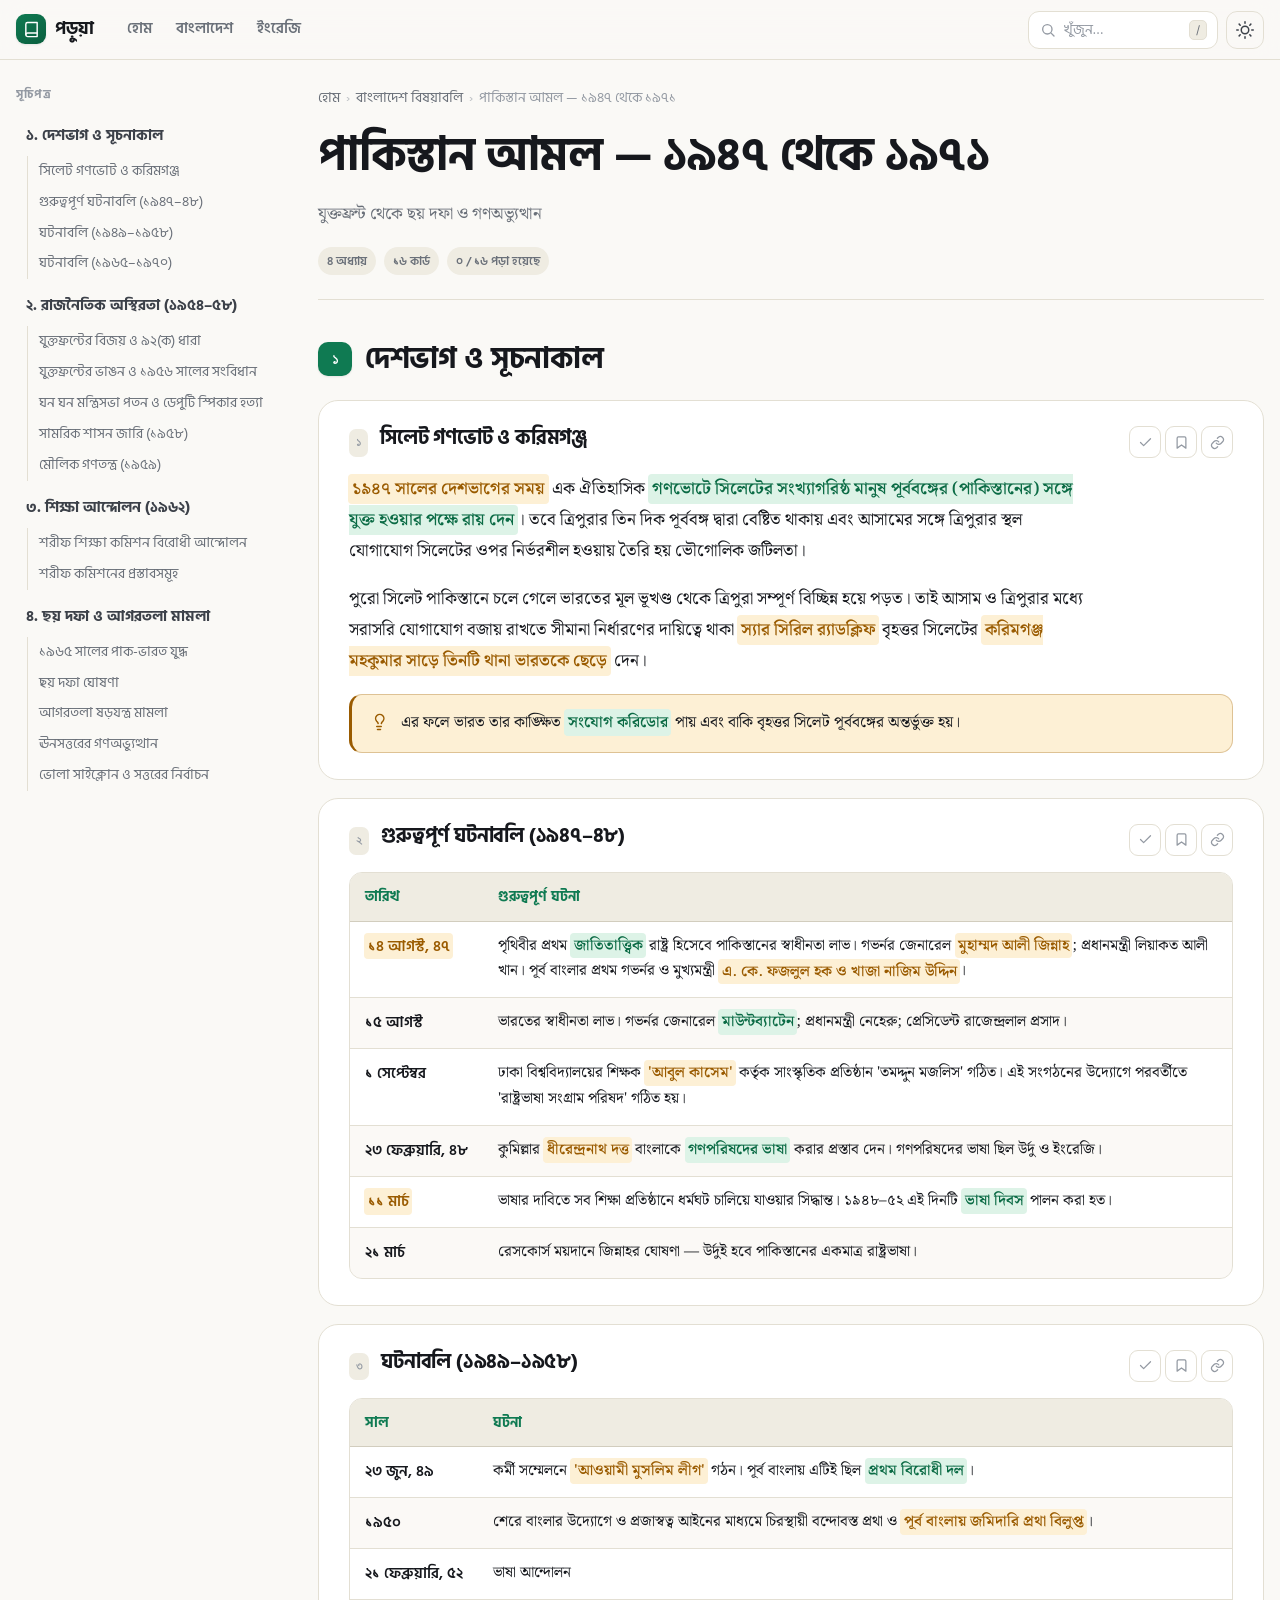
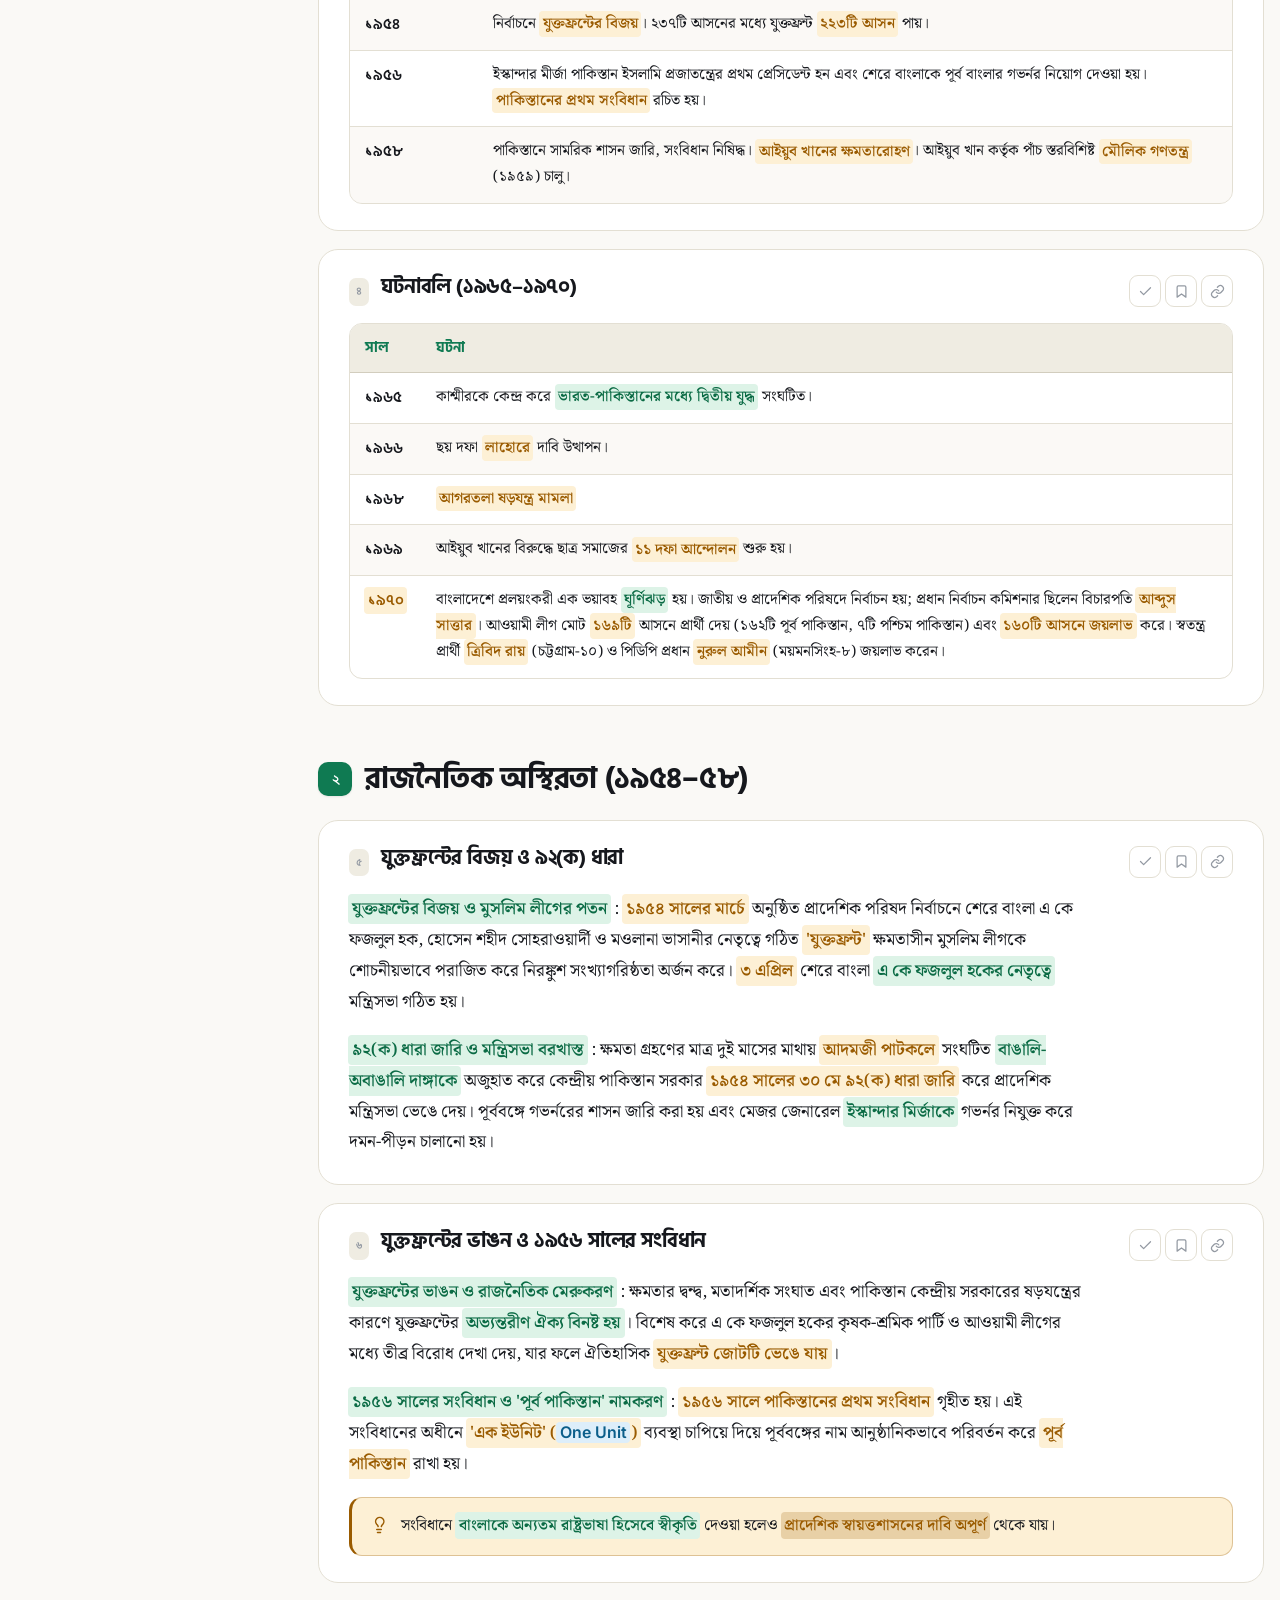
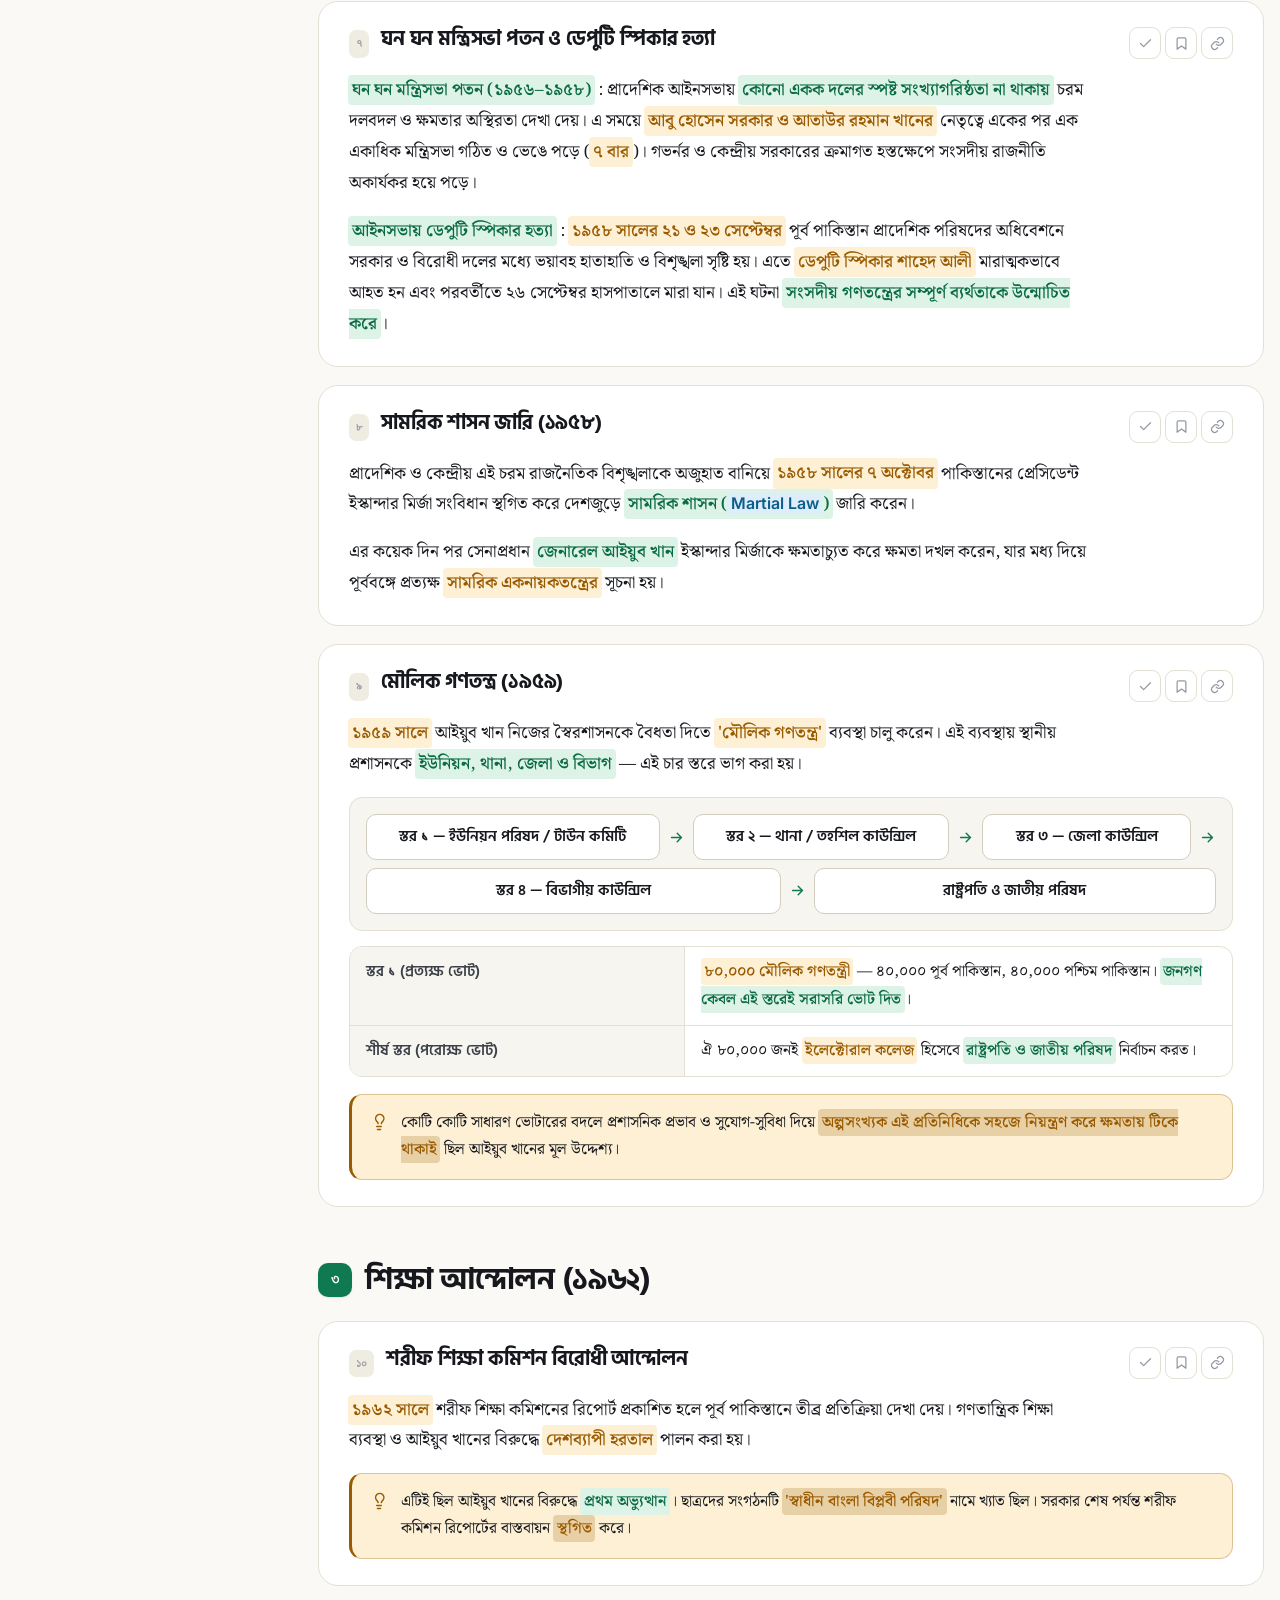
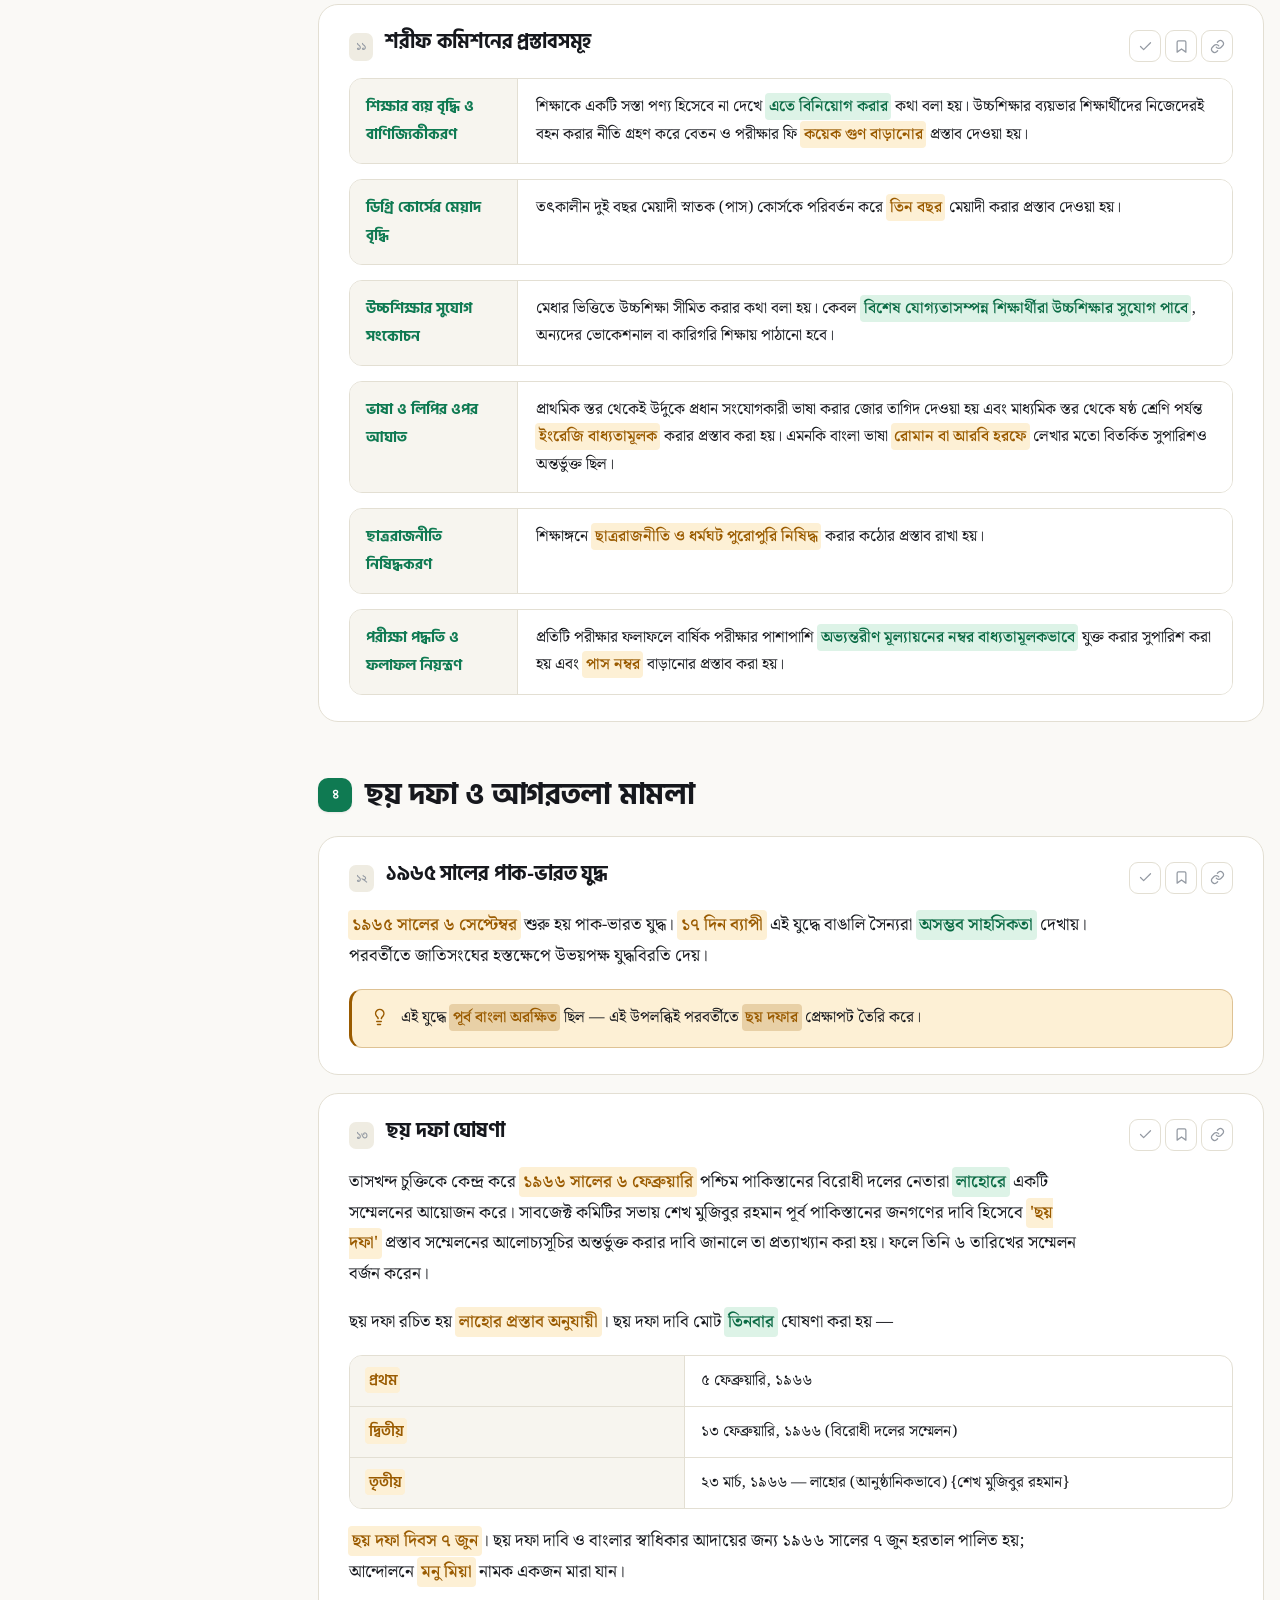
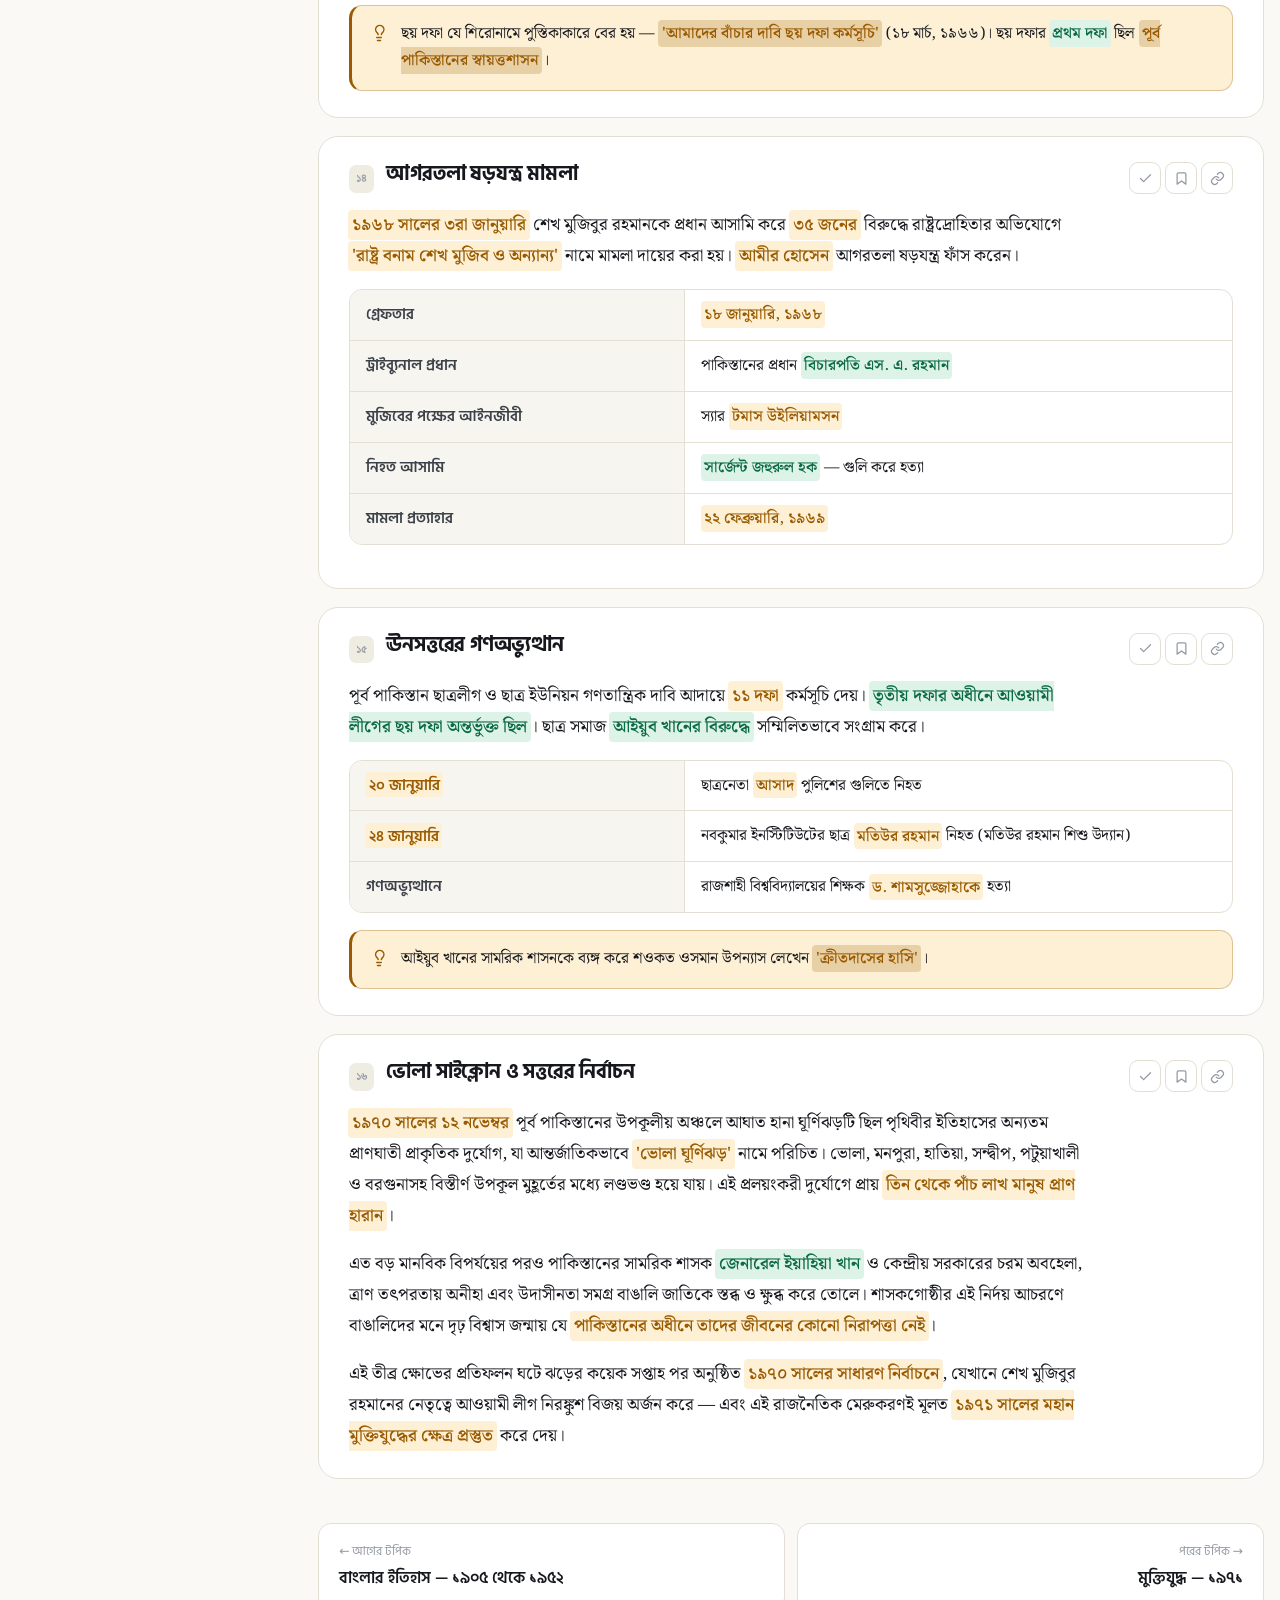
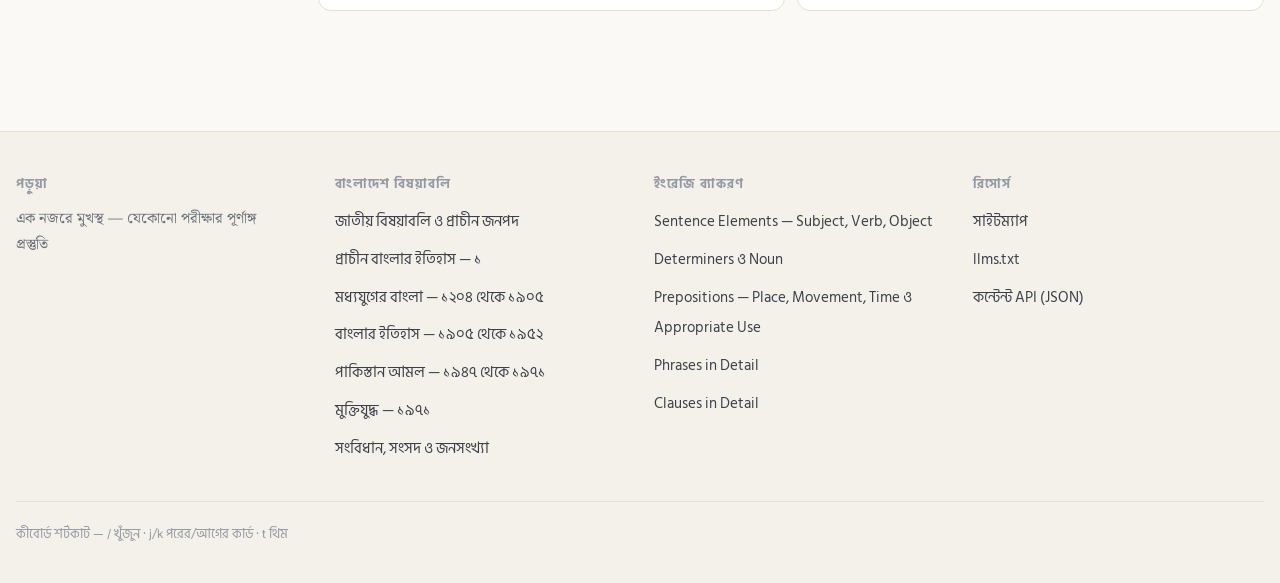
<file: bangladesh-affairs/bd-1947-1971/index.html>
<!doctype html>
<html lang="bn" data-base="../../">
<head>
<meta charset="utf-8">
<meta name="viewport" content="width=device-width, initial-scale=1, viewport-fit=cover">
<title>পাকিস্তান আমল — ১৯৪৭ থেকে ১৯৭১ — বাংলাদেশ বিষয়াবলি | পড়ুয়া</title>
<meta name="description" content="দেশভাগ ও সিলেট গণভোট, যুক্তফ্রন্ট, ৯২(ক) ধারা, সামরিক শাসন ও মৌলিক গণতন্ত্র, শিক্ষা আন্দোলন, ছয় দফা, আগরতলা মামলা, ঊনসত্তরের গণঅভ্যুত্থান, ভোলা সাইক্লোন ও সত্তরের নির্বাচন — স্বাধীনতার প্রেক্ষাপট।">
<meta name="keywords" content="যুক্তফ্রন্ট, ৯২(ক) ধারা, মৌলিক গণতন্ত্র, আইয়ুব খান, শরীফ শিক্ষা কমিশন, ছয় দফা, আগরতলা ষড়যন্ত্র মামলা, ঊনসত্তরের গণঅভ্যুত্থান, ভোলা সাইক্লোন, ১৯৭০ সালের নির্বাচন, এক ইউনিট">
<link rel="canonical" href="https://subrotoasg.github.io/poruya/bangladesh-affairs/bd-1947-1971/">
<meta name="robots" content="index, follow, max-snippet:-1, max-image-preview:large, max-video-preview:-1">
<meta name="theme-color" content="#faf9f6">
<meta name="color-scheme" content="light dark">
<meta property="og:type" content="article">
<meta property="og:site_name" content="পড়ুয়া">
<meta property="og:locale" content="bn_BD">
<meta property="og:title" content="পাকিস্তান আমল — ১৯৪৭ থেকে ১৯৭১ — বাংলাদেশ বিষয়াবলি | পড়ুয়া">
<meta property="og:description" content="দেশভাগ ও সিলেট গণভোট, যুক্তফ্রন্ট, ৯২(ক) ধারা, সামরিক শাসন ও মৌলিক গণতন্ত্র, শিক্ষা আন্দোলন, ছয় দফা, আগরতলা মামলা, ঊনসত্তরের গণঅভ্যুত্থান, ভোলা সাইক্লোন ও সত্তরের নির্বাচন — স্বাধীনতার প্রেক্ষাপট।">
<meta property="og:url" content="https://subrotoasg.github.io/poruya/bangladesh-affairs/bd-1947-1971/">
<meta name="twitter:card" content="summary_large_image">
<meta name="twitter:title" content="পাকিস্তান আমল — ১৯৪৭ থেকে ১৯৭১ — বাংলাদেশ বিষয়াবলি | পড়ুয়া">
<meta name="twitter:description" content="দেশভাগ ও সিলেট গণভোট, যুক্তফ্রন্ট, ৯২(ক) ধারা, সামরিক শাসন ও মৌলিক গণতন্ত্র, শিক্ষা আন্দোলন, ছয় দফা, আগরতলা মামলা, ঊনসত্তরের গণঅভ্যুত্থান, ভোলা সাইক্লোন ও সত্তরের নির্বাচন — স্বাধীনতার প্রেক্ষাপট।">
<link rel="icon" href="../../assets/favicon.svg" type="image/svg+xml">
<link rel="manifest" href="../../manifest.webmanifest">
<link rel="alternate" type="text/markdown" href="https://subrotoasg.github.io/poruya/bangladesh-affairs/bd-1947-1971/index.md">
<link rel="preconnect" href="https://fonts.googleapis.com">
<link rel="preconnect" href="https://fonts.gstatic.com" crossorigin>
<link rel="stylesheet" href="https://fonts.googleapis.com/css2?family=Hind+Siliguri:wght@400;500;600;700&family=Noto+Serif+Bengali:wght@400;500;600;700&family=Inter:wght@400;500;600;700&display=swap">
<link rel="stylesheet" href="../../assets/css/style.css">
<script>try{var t=localStorage.getItem('theme');if(t==='dark'||t==='light')document.documentElement.setAttribute('data-theme',t)}catch(e){}</script>
<script type="application/ld+json">{"@context":"https://schema.org","@type":"Article","headline":"পাকিস্তান আমল — ১৯৪৭ থেকে ১৯৭১","description":"দেশভাগ ও সিলেট গণভোট, যুক্তফ্রন্ট, ৯২(ক) ধারা, সামরিক শাসন ও মৌলিক গণতন্ত্র, শিক্ষা আন্দোলন, ছয় দফা, আগরতলা মামলা, ঊনসত্তরের গণঅভ্যুত্থান, ভোলা সাইক্লোন ও সত্তরের নির্বাচন — স্বাধীনতার প্রেক্ষাপট।","inLanguage":"bn","mainEntityOfPage":"https://subrotoasg.github.io/poruya/bangladesh-affairs/bd-1947-1971/","articleSection":"বাংলাদেশ বিষয়াবলি","keywords":"যুক্তফ্রন্ট, ৯২(ক) ধারা, মৌলিক গণতন্ত্র, আইয়ুব খান, শরীফ শিক্ষা কমিশন, ছয় দফা, আগরতলা ষড়যন্ত্র মামলা, ঊনসত্তরের গণঅভ্যুত্থান, ভোলা সাইক্লোন, ১৯৭০ সালের নির্বাচন, এক ইউনিট","isPartOf":{"@type":"CreativeWorkSeries","name":"বাংলাদেশ বিষয়াবলি","url":"https://subrotoasg.github.io/poruya/bangladesh-affairs/"}}</script>
<script type="application/ld+json">{"@context":"https://schema.org","@type":"BreadcrumbList","itemListElement":[{"@type":"ListItem","position":1,"name":"হোম","item":"https://subrotoasg.github.io/poruya/"},{"@type":"ListItem","position":2,"name":"বাংলাদেশ বিষয়াবলি","item":"https://subrotoasg.github.io/poruya/bangladesh-affairs/"},{"@type":"ListItem","position":3,"name":"পাকিস্তান আমল — ১৯৪৭ থেকে ১৯৭১","item":"https://subrotoasg.github.io/poruya/bangladesh-affairs/bd-1947-1971/"}]}</script>
<script type="application/ld+json">{"@context":"https://schema.org","@type":"LearningResource","name":"পাকিস্তান আমল — ১৯৪৭ থেকে ১৯৭১","learningResourceType":"নোট","educationalLevel":"পরীক্ষা প্রস্তুতি","inLanguage":"bn","url":"https://subrotoasg.github.io/poruya/bangladesh-affairs/bd-1947-1971/","teaches":"দেশভাগ ও সূচনাকাল, রাজনৈতিক অস্থিরতা (১৯৫৪–৫৮), শিক্ষা আন্দোলন (১৯৬২), ছয় দফা ও আগরতলা মামলা"}</script>
</head>
<body class="" data-topic="bd-1947-1971">
<a class="skip-link" href="#main">মূল কন্টেন্টে যান</a>

<header class="site-header">
  <div class="wrap">
    <a class="brand" href="../../">
      <span class="brand-mark"><svg viewBox="0 0 24 24" fill="none" stroke="currentColor" stroke-width="2" stroke-linecap="round" stroke-linejoin="round" aria-hidden="true"><path d="M4 19.5A2.5 2.5 0 0 1 6.5 17H20"/><path d="M6.5 2H20v20H6.5A2.5 2.5 0 0 1 4 19.5v-15A2.5 2.5 0 0 1 6.5 2Z"/></svg></span>
      পড়ুয়া
    </a>
    <nav class="header-nav" aria-label="প্রধান মেনু">
      <a href="../../">হোম</a>
      <a href="../../bangladesh-affairs/">বাংলাদেশ</a>
      <a href="../../english/">ইংরেজি</a>
    </nav>
    <div class="header-tools">
      <button class="search-trigger" data-search-open type="button" aria-label="খুঁজুন">
        <svg viewBox="0 0 24 24" fill="none" stroke="currentColor" stroke-width="2" stroke-linecap="round" stroke-linejoin="round" aria-hidden="true"><circle cx="11" cy="11" r="7"/><path d="m21 21-4.3-4.3"/></svg><span>খুঁজুন…</span><kbd>/</kbd>
      </button>
      <button class="icon-btn" data-theme-btn type="button" aria-label="থিম পরিবর্তন"><svg viewBox="0 0 24 24" fill="none" stroke="currentColor" stroke-width="2" stroke-linecap="round" stroke-linejoin="round" aria-hidden="true"><path d="M12 17a5 5 0 1 0 0-10 5 5 0 0 0 0 10Z"/><path d="M12 1v2M12 21v2M4.2 4.2l1.4 1.4M18.4 18.4l1.4 1.4M1 12h2M21 12h2M4.2 19.8l1.4-1.4M18.4 5.6l1.4-1.4"/></svg></button>
    </div>
  </div>
  <div class="progress-rail" aria-hidden="true"><i></i></div>
</header>

<main id="main">
<div class="wrap">
  <div class="topic-layout">
    <nav class="toc" aria-label="এই পাতার সূচি">
  <h4>সূচিপত্র</h4>
  <ol>
    <li class="toc-sec">
      <a href="#partition">১. দেশভাগ ও সূচনাকাল</a>
      <ol><li><a href="#karimganj">সিলেট গণভোট ও করিমগঞ্জ</a></li><li><a href="#events-1947-48">গুরুত্বপূর্ণ ঘটনাবলি (১৯৪৭–৪৮)</a></li><li><a href="#events-1949-58">ঘটনাবলি (১৯৪৯–১৯৫৮)</a></li><li><a href="#events-1965-70">ঘটনাবলি (১৯৬৫–১৯৭০)</a></li></ol>
    </li>
    <li class="toc-sec">
      <a href="#instability">২. রাজনৈতিক অস্থিরতা (১৯৫৪–৫৮)</a>
      <ol><li><a href="#juktofront">যুক্তফ্রন্টের বিজয় ও ৯২(ক) ধারা</a></li><li><a href="#constitution-1956">যুক্তফ্রন্টের ভাঙন ও ১৯৫৬ সালের সংবিধান</a></li><li><a href="#cabinet-falls">ঘন ঘন মন্ত্রিসভা পতন ও ডেপুটি স্পিকার হত্যা</a></li><li><a href="#martial-law">সামরিক শাসন জারি (১৯৫৮)</a></li><li><a href="#basic-democracy">মৌলিক গণতন্ত্র (১৯৫৯)</a></li></ol>
    </li>
    <li class="toc-sec">
      <a href="#education-movement">৩. শিক্ষা আন্দোলন (১৯৬২)</a>
      <ol><li><a href="#sharif-commission">শরীফ শিক্ষা কমিশন বিরোধী আন্দোলন</a></li><li><a href="#sharif-proposals">শরীফ কমিশনের প্রস্তাবসমূহ</a></li></ol>
    </li>
    <li class="toc-sec">
      <a href="#six-points">৪. ছয় দফা ও আগরতলা মামলা</a>
      <ol><li><a href="#war-1965">১৯৬৫ সালের পাক-ভারত যুদ্ধ</a></li><li><a href="#six-points-declaration">ছয় দফা ঘোষণা</a></li><li><a href="#agartala">আগরতলা ষড়যন্ত্র মামলা</a></li><li><a href="#uprising-69">ঊনসত্তরের গণঅভ্যুত্থান</a></li><li><a href="#bhola-cyclone">ভোলা সাইক্লোন ও সত্তরের নির্বাচন</a></li></ol>
    </li>
  </ol>
</nav>
    <div>
      <header class="topic-head">
        <nav class="breadcrumb" aria-label="ব্রেডক্রাম্ব">
          <a href="../../">হোম</a><span aria-hidden="true">›</span>
          <a href="../">বাংলাদেশ বিষয়াবলি</a><span aria-hidden="true">›</span>
          <span>পাকিস্তান আমল — ১৯৪৭ থেকে ১৯৭১</span>
        </nav>
        <h1>পাকিস্তান আমল — ১৯৪৭ থেকে ১৯৭১</h1>
        <p class="sub">যুক্তফ্রন্ট থেকে ছয় দফা ও গণঅভ্যুত্থান</p>
        <div class="topic-meta">
          <span class="chip">৪ অধ্যায়</span>
          <span class="chip">১৬ কার্ড</span>
          <span class="chip" data-read-count>০ / ১৬ পড়া হয়েছে</span>
        </div>
      </header>
      <section class="sec" id="partition">
  <div class="sec-head">
    <span class="sec-num">১</span>
    <h2>দেশভাগ ও সূচনাকাল</h2>
  </div>
  <article class="card" id="karimganj">
    <div class="card-head">
      <span class="card-num">১</span>
      <h3>সিলেট গণভোট ও করিমগঞ্জ</h3>
      <div class="card-actions">
        <button class="mini-btn rd" type="button" aria-pressed="false" aria-label="পড়া হয়েছে চিহ্নিত করুন" title="পড়া হয়েছে"><svg viewBox="0 0 24 24" fill="none" stroke="currentColor" stroke-width="2" stroke-linecap="round" stroke-linejoin="round" aria-hidden="true"><path d="M20 6 9 17l-5-5"/></svg></button>
        <button class="mini-btn bm" type="button" aria-pressed="false" aria-label="বুকমার্ক" title="বুকমার্ক"><svg viewBox="0 0 24 24" fill="none" stroke="currentColor" stroke-width="2" stroke-linecap="round" stroke-linejoin="round" aria-hidden="true"><path d="m19 21-7-5-7 5V5a2 2 0 0 1 2-2h10a2 2 0 0 1 2 2z"/></svg></button>
        <button class="mini-btn cp" type="button" aria-label="লিংক কপি" title="লিংক কপি"><svg viewBox="0 0 24 24" fill="none" stroke="currentColor" stroke-width="2" stroke-linecap="round" stroke-linejoin="round" aria-hidden="true"><path d="M10 13a5 5 0 0 0 7.5.5l3-3a5 5 0 0 0-7-7l-1.7 1.7"/><path d="M14 11a5 5 0 0 0-7.5-.5l-3 3a5 5 0 0 0 7 7l1.7-1.7"/></svg></button>
      </div>
    </div>
    <div class="card-body">
      <p><mark class="hl hl-gold">১৯৪৭ সালের দেশভাগের সময়</mark> এক ঐতিহাসিক <span class="hl hl-green">গণভোটে সিলেটের সংখ্যাগরিষ্ঠ মানুষ পূর্ববঙ্গের (পাকিস্তানের) সঙ্গে যুক্ত হওয়ার পক্ষে রায় দেন</span>। তবে ত্রিপুরার তিন দিক পূর্ববঙ্গ দ্বারা বেষ্টিত থাকায় এবং আসামের সঙ্গে ত্রিপুরার স্থল যোগাযোগ সিলেটের ওপর নির্ভরশীল হওয়ায় তৈরি হয় ভৌগোলিক জটিলতা।</p>
      <p>পুরো সিলেট পাকিস্তানে চলে গেলে ভারতের মূল ভূখণ্ড থেকে ত্রিপুরা সম্পূর্ণ বিচ্ছিন্ন হয়ে পড়ত। তাই আসাম ও ত্রিপুরার মধ্যে সরাসরি যোগাযোগ বজায় রাখতে সীমানা নির্ধারণের দায়িত্বে থাকা <mark class="hl hl-gold">স্যার সিরিল র‍্যাডক্লিফ</mark> বৃহত্তর সিলেটের <mark class="hl hl-gold">করিমগঞ্জ মহকুমার সাড়ে তিনটি থানা ভারতকে ছেড়ে</mark> দেন।</p>
      <div class="tip"><span class="tip-icon"><svg viewBox="0 0 24 24" fill="none" stroke="currentColor" stroke-width="2" stroke-linecap="round" stroke-linejoin="round" aria-hidden="true"><path d="M9 18h6M10 22h4"/><path d="M15.1 14c.3-1.3 1-2 2-3a5.5 5.5 0 1 0-8.2 0c1 1 1.7 1.7 2 3"/></svg></span><div class="tip-body">এর ফলে ভারত তার কাঙ্ক্ষিত <span class="hl hl-green">সংযোগ করিডোর</span> পায় এবং বাকি বৃহত্তর সিলেট পূর্ববঙ্গের অন্তর্ভুক্ত হয়।</div></div>
    </div>
  </article>
  <article class="card" id="events-1947-48">
    <div class="card-head">
      <span class="card-num">২</span>
      <h3>গুরুত্বপূর্ণ ঘটনাবলি (১৯৪৭–৪৮)</h3>
      <div class="card-actions">
        <button class="mini-btn rd" type="button" aria-pressed="false" aria-label="পড়া হয়েছে চিহ্নিত করুন" title="পড়া হয়েছে"><svg viewBox="0 0 24 24" fill="none" stroke="currentColor" stroke-width="2" stroke-linecap="round" stroke-linejoin="round" aria-hidden="true"><path d="M20 6 9 17l-5-5"/></svg></button>
        <button class="mini-btn bm" type="button" aria-pressed="false" aria-label="বুকমার্ক" title="বুকমার্ক"><svg viewBox="0 0 24 24" fill="none" stroke="currentColor" stroke-width="2" stroke-linecap="round" stroke-linejoin="round" aria-hidden="true"><path d="m19 21-7-5-7 5V5a2 2 0 0 1 2-2h10a2 2 0 0 1 2 2z"/></svg></button>
        <button class="mini-btn cp" type="button" aria-label="লিংক কপি" title="লিংক কপি"><svg viewBox="0 0 24 24" fill="none" stroke="currentColor" stroke-width="2" stroke-linecap="round" stroke-linejoin="round" aria-hidden="true"><path d="M10 13a5 5 0 0 0 7.5.5l3-3a5 5 0 0 0-7-7l-1.7 1.7"/><path d="M14 11a5 5 0 0 0-7.5-.5l-3 3a5 5 0 0 0 7 7l1.7-1.7"/></svg></button>
      </div>
    </div>
    <div class="card-body">
      <div class="table-wrap">
        <table>
          <thead><tr><th>তারিখ</th><th>গুরুত্বপূর্ণ ঘটনা</th></tr></thead>
          <tbody><tr><td data-label="তারিখ"><mark class="hl hl-gold">১৪ আগস্ট, ৪৭</mark></td><td data-label="গুরুত্বপূর্ণ ঘটনা">পৃথিবীর প্রথম <span class="hl hl-green">জাতিতাত্ত্বিক</span> রাষ্ট্র হিসেবে পাকিস্তানের স্বাধীনতা লাভ। গভর্নর জেনারেল <mark class="hl hl-gold">মুহাম্মদ আলী জিন্নাহ</mark>; প্রধানমন্ত্রী লিয়াকত আলী খান। পূর্ব বাংলার প্রথম গভর্নর ও মুখ্যমন্ত্রী <mark class="hl hl-gold">এ. কে. ফজলুল হক ও খাজা নাজিম উদ্দিন</mark>।</td></tr><tr><td data-label="তারিখ">১৫ আগস্ট</td><td data-label="গুরুত্বপূর্ণ ঘটনা">ভারতের স্বাধীনতা লাভ। গভর্নর জেনারেল <span class="hl hl-green">মাউন্টব্যাটেন</span>; প্রধানমন্ত্রী নেহেরু; প্রেসিডেন্ট রাজেন্দ্রলাল প্রসাদ।</td></tr><tr><td data-label="তারিখ">১ সেপ্টেম্বর</td><td data-label="গুরুত্বপূর্ণ ঘটনা">ঢাকা বিশ্ববিদ্যালয়ের শিক্ষক <mark class="hl hl-gold">'আবুল কাসেম'</mark> কর্তৃক সাংস্কৃতিক প্রতিষ্ঠান 'তমদ্দুন মজলিস' গঠিত। এই সংগঠনের উদ্যোগে পরবর্তীতে 'রাষ্ট্রভাষা সংগ্রাম পরিষদ' গঠিত হয়।</td></tr><tr><td data-label="তারিখ">২৩ ফেব্রুয়ারি, ৪৮</td><td data-label="গুরুত্বপূর্ণ ঘটনা">কুমিল্লার <mark class="hl hl-gold">ধীরেন্দ্রনাথ দত্ত</mark> বাংলাকে <span class="hl hl-green">গণপরিষদের ভাষা</span> করার প্রস্তাব দেন। গণপরিষদের ভাষা ছিল উর্দু ও ইংরেজি।</td></tr><tr><td data-label="তারিখ"><mark class="hl hl-gold">১১ মার্চ</mark></td><td data-label="গুরুত্বপূর্ণ ঘটনা">ভাষার দাবিতে সব শিক্ষা প্রতিষ্ঠানে ধর্মঘট চালিয়ে যাওয়ার সিদ্ধান্ত। ১৯৪৮–৫২ এই দিনটি <span class="hl hl-green">ভাষা দিবস</span> পালন করা হত।</td></tr><tr><td data-label="তারিখ">২১ মার্চ</td><td data-label="গুরুত্বপূর্ণ ঘটনা">রেসকোর্স ময়দানে জিন্নাহর ঘোষণা — উর্দুই হবে পাকিস্তানের একমাত্র রাষ্ট্রভাষা।</td></tr>
          </tbody>
        </table>
      </div>
    </div>
  </article>
  <article class="card" id="events-1949-58">
    <div class="card-head">
      <span class="card-num">৩</span>
      <h3>ঘটনাবলি (১৯৪৯–১৯৫৮)</h3>
      <div class="card-actions">
        <button class="mini-btn rd" type="button" aria-pressed="false" aria-label="পড়া হয়েছে চিহ্নিত করুন" title="পড়া হয়েছে"><svg viewBox="0 0 24 24" fill="none" stroke="currentColor" stroke-width="2" stroke-linecap="round" stroke-linejoin="round" aria-hidden="true"><path d="M20 6 9 17l-5-5"/></svg></button>
        <button class="mini-btn bm" type="button" aria-pressed="false" aria-label="বুকমার্ক" title="বুকমার্ক"><svg viewBox="0 0 24 24" fill="none" stroke="currentColor" stroke-width="2" stroke-linecap="round" stroke-linejoin="round" aria-hidden="true"><path d="m19 21-7-5-7 5V5a2 2 0 0 1 2-2h10a2 2 0 0 1 2 2z"/></svg></button>
        <button class="mini-btn cp" type="button" aria-label="লিংক কপি" title="লিংক কপি"><svg viewBox="0 0 24 24" fill="none" stroke="currentColor" stroke-width="2" stroke-linecap="round" stroke-linejoin="round" aria-hidden="true"><path d="M10 13a5 5 0 0 0 7.5.5l3-3a5 5 0 0 0-7-7l-1.7 1.7"/><path d="M14 11a5 5 0 0 0-7.5-.5l-3 3a5 5 0 0 0 7 7l1.7-1.7"/></svg></button>
      </div>
    </div>
    <div class="card-body">
      <div class="table-wrap">
        <table>
          <thead><tr><th>সাল</th><th>ঘটনা</th></tr></thead>
          <tbody><tr><td data-label="সাল">২৩ জুন, ৪৯</td><td data-label="ঘটনা">কর্মী সম্মেলনে <mark class="hl hl-gold">'আওয়ামী মুসলিম লীগ'</mark> গঠন। পূর্ব বাংলায় এটিই ছিল <span class="hl hl-green">প্রথম বিরোধী দল</span>।</td></tr><tr><td data-label="সাল">১৯৫০</td><td data-label="ঘটনা">শেরে বাংলার উদ্যোগে ও প্রজাস্বত্ব আইনের মাধ্যমে চিরস্থায়ী বন্দোবস্ত প্রথা ও <mark class="hl hl-gold">পূর্ব বাংলায় জমিদারি প্রথা বিলুপ্ত</mark>।</td></tr><tr><td data-label="সাল">২১ ফেব্রুয়ারি, ৫২</td><td data-label="ঘটনা">ভাষা আন্দোলন</td></tr><tr><td data-label="সাল">১৯৫৪</td><td data-label="ঘটনা">নির্বাচনে <mark class="hl hl-gold">যুক্তফ্রন্টের বিজয়</mark>। ২৩৭টি আসনের মধ্যে যুক্তফ্রন্ট <mark class="hl hl-gold">২২৩টি আসন</mark> পায়।</td></tr><tr><td data-label="সাল">১৯৫৬</td><td data-label="ঘটনা">ইস্কান্দার মীর্জা পাকিস্তান ইসলামি প্রজাতন্ত্রের প্রথম প্রেসিডেন্ট হন এবং শেরে বাংলাকে পূর্ব বাংলার গভর্নর নিয়োগ দেওয়া হয়। <mark class="hl hl-gold">পাকিস্তানের প্রথম সংবিধান</mark> রচিত হয়।</td></tr><tr><td data-label="সাল">১৯৫৮</td><td data-label="ঘটনা">পাকিস্তানে সামরিক শাসন জারি, সংবিধান নিষিদ্ধ। <mark class="hl hl-gold">আইয়ুব খানের ক্ষমতারোহণ</mark>। আইয়ুব খান কর্তৃক পাঁচ স্তরবিশিষ্ট <mark class="hl hl-gold">মৌলিক গণতন্ত্র</mark> (১৯৫৯) চালু।</td></tr>
          </tbody>
        </table>
      </div>
    </div>
  </article>
  <article class="card" id="events-1965-70">
    <div class="card-head">
      <span class="card-num">৪</span>
      <h3>ঘটনাবলি (১৯৬৫–১৯৭০)</h3>
      <div class="card-actions">
        <button class="mini-btn rd" type="button" aria-pressed="false" aria-label="পড়া হয়েছে চিহ্নিত করুন" title="পড়া হয়েছে"><svg viewBox="0 0 24 24" fill="none" stroke="currentColor" stroke-width="2" stroke-linecap="round" stroke-linejoin="round" aria-hidden="true"><path d="M20 6 9 17l-5-5"/></svg></button>
        <button class="mini-btn bm" type="button" aria-pressed="false" aria-label="বুকমার্ক" title="বুকমার্ক"><svg viewBox="0 0 24 24" fill="none" stroke="currentColor" stroke-width="2" stroke-linecap="round" stroke-linejoin="round" aria-hidden="true"><path d="m19 21-7-5-7 5V5a2 2 0 0 1 2-2h10a2 2 0 0 1 2 2z"/></svg></button>
        <button class="mini-btn cp" type="button" aria-label="লিংক কপি" title="লিংক কপি"><svg viewBox="0 0 24 24" fill="none" stroke="currentColor" stroke-width="2" stroke-linecap="round" stroke-linejoin="round" aria-hidden="true"><path d="M10 13a5 5 0 0 0 7.5.5l3-3a5 5 0 0 0-7-7l-1.7 1.7"/><path d="M14 11a5 5 0 0 0-7.5-.5l-3 3a5 5 0 0 0 7 7l1.7-1.7"/></svg></button>
      </div>
    </div>
    <div class="card-body">
      <div class="table-wrap">
        <table>
          <thead><tr><th>সাল</th><th>ঘটনা</th></tr></thead>
          <tbody><tr><td data-label="সাল">১৯৬৫</td><td data-label="ঘটনা">কাশ্মীরকে কেন্দ্র করে <span class="hl hl-green">ভারত-পাকিস্তানের মধ্যে দ্বিতীয় যুদ্ধ</span> সংঘটিত।</td></tr><tr><td data-label="সাল">১৯৬৬</td><td data-label="ঘটনা">ছয় দফা <mark class="hl hl-gold">লাহোরে</mark> দাবি উত্থাপন।</td></tr><tr><td data-label="সাল">১৯৬৮</td><td data-label="ঘটনা"><mark class="hl hl-gold">আগরতলা ষড়যন্ত্র মামলা</mark></td></tr><tr><td data-label="সাল">১৯৬৯</td><td data-label="ঘটনা">আইয়ুব খানের বিরুদ্ধে ছাত্র সমাজের <mark class="hl hl-gold">১১ দফা আন্দোলন</mark> শুরু হয়।</td></tr><tr><td data-label="সাল"><mark class="hl hl-gold">১৯৭০</mark></td><td data-label="ঘটনা">বাংলাদেশে প্রলয়ংকরী এক ভয়াবহ <span class="hl hl-green">ঘূর্ণিঝড়</span> হয়। জাতীয় ও প্রাদেশিক পরিষদে নির্বাচন হয়; প্রধান নির্বাচন কমিশনার ছিলেন বিচারপতি <mark class="hl hl-gold">আব্দুস সাত্তার</mark>। আওয়ামী লীগ মোট <mark class="hl hl-gold">১৬৯টি</mark> আসনে প্রার্থী দেয় (১৬২টি পূর্ব পাকিস্তান, ৭টি পশ্চিম পাকিস্তান) এবং <mark class="hl hl-gold">১৬০টি আসনে জয়লাভ</mark> করে। স্বতন্ত্র প্রার্থী <mark class="hl hl-gold">ত্রিবিদ রায়</mark> (চট্টগ্রাম-১০) ও পিডিপি প্রধান <mark class="hl hl-gold">নুরুল আমীন</mark> (ময়মনসিংহ-৮) জয়লাভ করেন।</td></tr>
          </tbody>
        </table>
      </div>
    </div>
  </article>
</section>
<section class="sec" id="instability">
  <div class="sec-head">
    <span class="sec-num">২</span>
    <h2>রাজনৈতিক অস্থিরতা (১৯৫৪–৫৮)</h2>
  </div>
  <article class="card" id="juktofront">
    <div class="card-head">
      <span class="card-num">৫</span>
      <h3>যুক্তফ্রন্টের বিজয় ও ৯২(ক) ধারা</h3>
      <div class="card-actions">
        <button class="mini-btn rd" type="button" aria-pressed="false" aria-label="পড়া হয়েছে চিহ্নিত করুন" title="পড়া হয়েছে"><svg viewBox="0 0 24 24" fill="none" stroke="currentColor" stroke-width="2" stroke-linecap="round" stroke-linejoin="round" aria-hidden="true"><path d="M20 6 9 17l-5-5"/></svg></button>
        <button class="mini-btn bm" type="button" aria-pressed="false" aria-label="বুকমার্ক" title="বুকমার্ক"><svg viewBox="0 0 24 24" fill="none" stroke="currentColor" stroke-width="2" stroke-linecap="round" stroke-linejoin="round" aria-hidden="true"><path d="m19 21-7-5-7 5V5a2 2 0 0 1 2-2h10a2 2 0 0 1 2 2z"/></svg></button>
        <button class="mini-btn cp" type="button" aria-label="লিংক কপি" title="লিংক কপি"><svg viewBox="0 0 24 24" fill="none" stroke="currentColor" stroke-width="2" stroke-linecap="round" stroke-linejoin="round" aria-hidden="true"><path d="M10 13a5 5 0 0 0 7.5.5l3-3a5 5 0 0 0-7-7l-1.7 1.7"/><path d="M14 11a5 5 0 0 0-7.5-.5l-3 3a5 5 0 0 0 7 7l1.7-1.7"/></svg></button>
      </div>
    </div>
    <div class="card-body">
      <p><span class="hl hl-green">যুক্তফ্রন্টের বিজয় ও মুসলিম লীগের পতন</span> : <mark class="hl hl-gold">১৯৫৪ সালের মার্চে</mark> অনুষ্ঠিত প্রাদেশিক পরিষদ নির্বাচনে শেরে বাংলা এ কে ফজলুল হক, হোসেন শহীদ সোহরাওয়ার্দী ও মওলানা ভাসানীর নেতৃত্বে গঠিত <mark class="hl hl-gold">'যুক্তফ্রন্ট'</mark> ক্ষমতাসীন মুসলিম লীগকে শোচনীয়ভাবে পরাজিত করে নিরঙ্কুশ সংখ্যাগরিষ্ঠতা অর্জন করে। <mark class="hl hl-gold">৩ এপ্রিল</mark> শেরে বাংলা <span class="hl hl-green">এ কে ফজলুল হকের নেতৃত্বে</span> মন্ত্রিসভা গঠিত হয়।</p>
      <p><span class="hl hl-green">৯২(ক) ধারা জারি ও মন্ত্রিসভা বরখাস্ত</span> : ক্ষমতা গ্রহণের মাত্র দুই মাসের মাথায় <mark class="hl hl-gold">আদমজী পাটকলে</mark> সংঘটিত <span class="hl hl-green">বাঙালি-অবাঙালি দাঙ্গাকে</span> অজুহাত করে কেন্দ্রীয় পাকিস্তান সরকার <mark class="hl hl-gold">১৯৫৪ সালের ৩০ মে ৯২(ক) ধারা জারি</mark> করে প্রাদেশিক মন্ত্রিসভা ভেঙে দেয়। পূর্ববঙ্গে গভর্নরের শাসন জারি করা হয় এবং মেজর জেনারেল <span class="hl hl-green">ইস্কান্দার মির্জাকে</span> গভর্নর নিযুক্ত করে দমন-পীড়ন চালানো হয়।</p>
    </div>
  </article>
  <article class="card" id="constitution-1956">
    <div class="card-head">
      <span class="card-num">৬</span>
      <h3>যুক্তফ্রন্টের ভাঙন ও ১৯৫৬ সালের সংবিধান</h3>
      <div class="card-actions">
        <button class="mini-btn rd" type="button" aria-pressed="false" aria-label="পড়া হয়েছে চিহ্নিত করুন" title="পড়া হয়েছে"><svg viewBox="0 0 24 24" fill="none" stroke="currentColor" stroke-width="2" stroke-linecap="round" stroke-linejoin="round" aria-hidden="true"><path d="M20 6 9 17l-5-5"/></svg></button>
        <button class="mini-btn bm" type="button" aria-pressed="false" aria-label="বুকমার্ক" title="বুকমার্ক"><svg viewBox="0 0 24 24" fill="none" stroke="currentColor" stroke-width="2" stroke-linecap="round" stroke-linejoin="round" aria-hidden="true"><path d="m19 21-7-5-7 5V5a2 2 0 0 1 2-2h10a2 2 0 0 1 2 2z"/></svg></button>
        <button class="mini-btn cp" type="button" aria-label="লিংক কপি" title="লিংক কপি"><svg viewBox="0 0 24 24" fill="none" stroke="currentColor" stroke-width="2" stroke-linecap="round" stroke-linejoin="round" aria-hidden="true"><path d="M10 13a5 5 0 0 0 7.5.5l3-3a5 5 0 0 0-7-7l-1.7 1.7"/><path d="M14 11a5 5 0 0 0-7.5-.5l-3 3a5 5 0 0 0 7 7l1.7-1.7"/></svg></button>
      </div>
    </div>
    <div class="card-body">
      <p><span class="hl hl-green">যুক্তফ্রন্টের ভাঙন ও রাজনৈতিক মেরুকরণ</span> : ক্ষমতার দ্বন্দ্ব, মতাদর্শিক সংঘাত এবং পাকিস্তান কেন্দ্রীয় সরকারের ষড়যন্ত্রের কারণে যুক্তফ্রন্টের <span class="hl hl-green">অভ্যন্তরীণ ঐক্য বিনষ্ট হয়</span>। বিশেষ করে এ কে ফজলুল হকের কৃষক-শ্রমিক পার্টি ও আওয়ামী লীগের মধ্যে তীব্র বিরোধ দেখা দেয়, যার ফলে ঐতিহাসিক <mark class="hl hl-gold">যুক্তফ্রন্ট জোটটি ভেঙে যায়</mark>।</p>
      <p><span class="hl hl-green">১৯৫৬ সালের সংবিধান ও 'পূর্ব পাকিস্তান' নামকরণ</span> : <mark class="hl hl-gold">১৯৫৬ সালে পাকিস্তানের প্রথম সংবিধান</mark> গৃহীত হয়। এই সংবিধানের অধীনে <mark class="hl hl-gold">'এক ইউনিট' (<span class="hl hl-cyan">One Unit</span>)</mark> ব্যবস্থা চাপিয়ে দিয়ে পূর্ববঙ্গের নাম আনুষ্ঠানিকভাবে পরিবর্তন করে <mark class="hl hl-gold">পূর্ব পাকিস্তান</mark> রাখা হয়।</p>
      <div class="tip"><span class="tip-icon"><svg viewBox="0 0 24 24" fill="none" stroke="currentColor" stroke-width="2" stroke-linecap="round" stroke-linejoin="round" aria-hidden="true"><path d="M9 18h6M10 22h4"/><path d="M15.1 14c.3-1.3 1-2 2-3a5.5 5.5 0 1 0-8.2 0c1 1 1.7 1.7 2 3"/></svg></span><div class="tip-body">সংবিধানে <span class="hl hl-green">বাংলাকে অন্যতম রাষ্ট্রভাষা হিসেবে স্বীকৃতি</span> দেওয়া হলেও <mark class="hl hl-gold">প্রাদেশিক স্বায়ত্তশাসনের দাবি অপূর্ণ</mark> থেকে যায়।</div></div>
    </div>
  </article>
  <article class="card" id="cabinet-falls">
    <div class="card-head">
      <span class="card-num">৭</span>
      <h3>ঘন ঘন মন্ত্রিসভা পতন ও ডেপুটি স্পিকার হত্যা</h3>
      <div class="card-actions">
        <button class="mini-btn rd" type="button" aria-pressed="false" aria-label="পড়া হয়েছে চিহ্নিত করুন" title="পড়া হয়েছে"><svg viewBox="0 0 24 24" fill="none" stroke="currentColor" stroke-width="2" stroke-linecap="round" stroke-linejoin="round" aria-hidden="true"><path d="M20 6 9 17l-5-5"/></svg></button>
        <button class="mini-btn bm" type="button" aria-pressed="false" aria-label="বুকমার্ক" title="বুকমার্ক"><svg viewBox="0 0 24 24" fill="none" stroke="currentColor" stroke-width="2" stroke-linecap="round" stroke-linejoin="round" aria-hidden="true"><path d="m19 21-7-5-7 5V5a2 2 0 0 1 2-2h10a2 2 0 0 1 2 2z"/></svg></button>
        <button class="mini-btn cp" type="button" aria-label="লিংক কপি" title="লিংক কপি"><svg viewBox="0 0 24 24" fill="none" stroke="currentColor" stroke-width="2" stroke-linecap="round" stroke-linejoin="round" aria-hidden="true"><path d="M10 13a5 5 0 0 0 7.5.5l3-3a5 5 0 0 0-7-7l-1.7 1.7"/><path d="M14 11a5 5 0 0 0-7.5-.5l-3 3a5 5 0 0 0 7 7l1.7-1.7"/></svg></button>
      </div>
    </div>
    <div class="card-body">
      <p><span class="hl hl-green">ঘন ঘন মন্ত্রিসভা পতন (১৯৫৬–১৯৫৮)</span> : প্রাদেশিক আইনসভায় <span class="hl hl-green">কোনো একক দলের স্পষ্ট সংখ্যাগরিষ্ঠতা না থাকায়</span> চরম দলবদল ও ক্ষমতার অস্থিরতা দেখা দেয়। এ সময়ে <mark class="hl hl-gold">আবু হোসেন সরকার ও আতাউর রহমান খানের</mark> নেতৃত্বে একের পর এক একাধিক মন্ত্রিসভা গঠিত ও ভেঙে পড়ে (<mark class="hl hl-gold">৭ বার</mark>)। গভর্নর ও কেন্দ্রীয় সরকারের ক্রমাগত হস্তক্ষেপে সংসদীয় রাজনীতি অকার্যকর হয়ে পড়ে।</p>
      <p><span class="hl hl-green">আইনসভায় ডেপুটি স্পিকার হত্যা</span> : <mark class="hl hl-gold">১৯৫৮ সালের ২১ ও ২৩ সেপ্টেম্বর</mark> পূর্ব পাকিস্তান প্রাদেশিক পরিষদের অধিবেশনে সরকার ও বিরোধী দলের মধ্যে ভয়াবহ হাতাহাতি ও বিশৃঙ্খলা সৃষ্টি হয়। এতে <mark class="hl hl-gold">ডেপুটি স্পিকার শাহেদ আলী</mark> মারাত্মকভাবে আহত হন এবং পরবর্তীতে ২৬ সেপ্টেম্বর হাসপাতালে মারা যান। এই ঘটনা <span class="hl hl-green">সংসদীয় গণতন্ত্রের সম্পূর্ণ ব্যর্থতাকে উন্মোচিত করে</span>।</p>
    </div>
  </article>
  <article class="card" id="martial-law">
    <div class="card-head">
      <span class="card-num">৮</span>
      <h3>সামরিক শাসন জারি (১৯৫৮)</h3>
      <div class="card-actions">
        <button class="mini-btn rd" type="button" aria-pressed="false" aria-label="পড়া হয়েছে চিহ্নিত করুন" title="পড়া হয়েছে"><svg viewBox="0 0 24 24" fill="none" stroke="currentColor" stroke-width="2" stroke-linecap="round" stroke-linejoin="round" aria-hidden="true"><path d="M20 6 9 17l-5-5"/></svg></button>
        <button class="mini-btn bm" type="button" aria-pressed="false" aria-label="বুকমার্ক" title="বুকমার্ক"><svg viewBox="0 0 24 24" fill="none" stroke="currentColor" stroke-width="2" stroke-linecap="round" stroke-linejoin="round" aria-hidden="true"><path d="m19 21-7-5-7 5V5a2 2 0 0 1 2-2h10a2 2 0 0 1 2 2z"/></svg></button>
        <button class="mini-btn cp" type="button" aria-label="লিংক কপি" title="লিংক কপি"><svg viewBox="0 0 24 24" fill="none" stroke="currentColor" stroke-width="2" stroke-linecap="round" stroke-linejoin="round" aria-hidden="true"><path d="M10 13a5 5 0 0 0 7.5.5l3-3a5 5 0 0 0-7-7l-1.7 1.7"/><path d="M14 11a5 5 0 0 0-7.5-.5l-3 3a5 5 0 0 0 7 7l1.7-1.7"/></svg></button>
      </div>
    </div>
    <div class="card-body">
      <p>প্রাদেশিক ও কেন্দ্রীয় এই চরম রাজনৈতিক বিশৃঙ্খলাকে অজুহাত বানিয়ে <mark class="hl hl-gold">১৯৫৮ সালের ৭ অক্টোবর</mark> পাকিস্তানের প্রেসিডেন্ট ইস্কান্দার মির্জা সংবিধান স্থগিত করে দেশজুড়ে <span class="hl hl-green">সামরিক শাসন (<span class="hl hl-cyan">Martial Law</span>)</span> জারি করেন।</p>
      <p>এর কয়েক দিন পর সেনাপ্রধান <span class="hl hl-green">জেনারেল আইয়ুব খান</span> ইস্কান্দার মির্জাকে ক্ষমতাচ্যুত করে ক্ষমতা দখল করেন, যার মধ্য দিয়ে পূর্ববঙ্গে প্রত্যক্ষ <mark class="hl hl-gold">সামরিক একনায়কতন্ত্রের</mark> সূচনা হয়।</p>
    </div>
  </article>
  <article class="card" id="basic-democracy">
    <div class="card-head">
      <span class="card-num">৯</span>
      <h3>মৌলিক গণতন্ত্র (১৯৫৯)</h3>
      <div class="card-actions">
        <button class="mini-btn rd" type="button" aria-pressed="false" aria-label="পড়া হয়েছে চিহ্নিত করুন" title="পড়া হয়েছে"><svg viewBox="0 0 24 24" fill="none" stroke="currentColor" stroke-width="2" stroke-linecap="round" stroke-linejoin="round" aria-hidden="true"><path d="M20 6 9 17l-5-5"/></svg></button>
        <button class="mini-btn bm" type="button" aria-pressed="false" aria-label="বুকমার্ক" title="বুকমার্ক"><svg viewBox="0 0 24 24" fill="none" stroke="currentColor" stroke-width="2" stroke-linecap="round" stroke-linejoin="round" aria-hidden="true"><path d="m19 21-7-5-7 5V5a2 2 0 0 1 2-2h10a2 2 0 0 1 2 2z"/></svg></button>
        <button class="mini-btn cp" type="button" aria-label="লিংক কপি" title="লিংক কপি"><svg viewBox="0 0 24 24" fill="none" stroke="currentColor" stroke-width="2" stroke-linecap="round" stroke-linejoin="round" aria-hidden="true"><path d="M10 13a5 5 0 0 0 7.5.5l3-3a5 5 0 0 0-7-7l-1.7 1.7"/><path d="M14 11a5 5 0 0 0-7.5-.5l-3 3a5 5 0 0 0 7 7l1.7-1.7"/></svg></button>
      </div>
    </div>
    <div class="card-body">
      <p><mark class="hl hl-gold">১৯৫৯ সালে</mark> আইয়ুব খান নিজের স্বৈরশাসনকে বৈধতা দিতে <mark class="hl hl-gold">'মৌলিক গণতন্ত্র'</mark> ব্যবস্থা চালু করেন। এই ব্যবস্থায় স্থানীয় প্রশাসনকে <span class="hl hl-green">ইউনিয়ন, থানা, জেলা ও বিভাগ</span> — এই চার স্তরে ভাগ করা হয়।</p>
      <div class="flow"><span class="flow-step">স্তর ১ — ইউনিয়ন পরিষদ / টাউন কমিটি</span><span class="flow-arrow"><svg viewBox="0 0 24 24" fill="none" stroke="currentColor" stroke-width="2" stroke-linecap="round" stroke-linejoin="round" aria-hidden="true"><path d="M5 12h14M13 6l6 6-6 6"/></svg></span><span class="flow-step">স্তর ২ — থানা / তহশিল কাউন্সিল</span><span class="flow-arrow"><svg viewBox="0 0 24 24" fill="none" stroke="currentColor" stroke-width="2" stroke-linecap="round" stroke-linejoin="round" aria-hidden="true"><path d="M5 12h14M13 6l6 6-6 6"/></svg></span><span class="flow-step">স্তর ৩ — জেলা কাউন্সিল</span><span class="flow-arrow"><svg viewBox="0 0 24 24" fill="none" stroke="currentColor" stroke-width="2" stroke-linecap="round" stroke-linejoin="round" aria-hidden="true"><path d="M5 12h14M13 6l6 6-6 6"/></svg></span><span class="flow-step">স্তর ৪ — বিভাগীয় কাউন্সিল</span><span class="flow-arrow"><svg viewBox="0 0 24 24" fill="none" stroke="currentColor" stroke-width="2" stroke-linecap="round" stroke-linejoin="round" aria-hidden="true"><path d="M5 12h14M13 6l6 6-6 6"/></svg></span><span class="flow-step">রাষ্ট্রপতি ও জাতীয় পরিষদ</span></div>
      <dl class="kv"><div class="kv-row"><dt>স্তর ১ (প্রত্যক্ষ ভোট)</dt><dd><mark class="hl hl-gold">৮০,০০০ মৌলিক গণতন্ত্রী</mark> — ৪০,০০০ পূর্ব পাকিস্তান, ৪০,০০০ পশ্চিম পাকিস্তান। <span class="hl hl-green">জনগণ কেবল এই স্তরেই সরাসরি ভোট দিত</span>।</dd></div><div class="kv-row"><dt>শীর্ষ স্তর (পরোক্ষ ভোট)</dt><dd>ঐ ৮০,০০০ জনই <mark class="hl hl-gold">ইলেক্টোরাল কলেজ</mark> হিসেবে <span class="hl hl-green">রাষ্ট্রপতি ও জাতীয় পরিষদ</span> নির্বাচন করত।</dd></div></dl>
      <div class="tip"><span class="tip-icon"><svg viewBox="0 0 24 24" fill="none" stroke="currentColor" stroke-width="2" stroke-linecap="round" stroke-linejoin="round" aria-hidden="true"><path d="M9 18h6M10 22h4"/><path d="M15.1 14c.3-1.3 1-2 2-3a5.5 5.5 0 1 0-8.2 0c1 1 1.7 1.7 2 3"/></svg></span><div class="tip-body">কোটি কোটি সাধারণ ভোটারের বদলে প্রশাসনিক প্রভাব ও সুযোগ-সুবিধা দিয়ে <mark class="hl hl-gold">অল্পসংখ্যক এই প্রতিনিধিকে সহজে নিয়ন্ত্রণ করে ক্ষমতায় টিকে থাকাই</mark> ছিল আইয়ুব খানের মূল উদ্দেশ্য।</div></div>
    </div>
  </article>
</section>
<section class="sec" id="education-movement">
  <div class="sec-head">
    <span class="sec-num">৩</span>
    <h2>শিক্ষা আন্দোলন (১৯৬২)</h2>
  </div>
  <article class="card" id="sharif-commission">
    <div class="card-head">
      <span class="card-num">১০</span>
      <h3>শরীফ শিক্ষা কমিশন বিরোধী আন্দোলন</h3>
      <div class="card-actions">
        <button class="mini-btn rd" type="button" aria-pressed="false" aria-label="পড়া হয়েছে চিহ্নিত করুন" title="পড়া হয়েছে"><svg viewBox="0 0 24 24" fill="none" stroke="currentColor" stroke-width="2" stroke-linecap="round" stroke-linejoin="round" aria-hidden="true"><path d="M20 6 9 17l-5-5"/></svg></button>
        <button class="mini-btn bm" type="button" aria-pressed="false" aria-label="বুকমার্ক" title="বুকমার্ক"><svg viewBox="0 0 24 24" fill="none" stroke="currentColor" stroke-width="2" stroke-linecap="round" stroke-linejoin="round" aria-hidden="true"><path d="m19 21-7-5-7 5V5a2 2 0 0 1 2-2h10a2 2 0 0 1 2 2z"/></svg></button>
        <button class="mini-btn cp" type="button" aria-label="লিংক কপি" title="লিংক কপি"><svg viewBox="0 0 24 24" fill="none" stroke="currentColor" stroke-width="2" stroke-linecap="round" stroke-linejoin="round" aria-hidden="true"><path d="M10 13a5 5 0 0 0 7.5.5l3-3a5 5 0 0 0-7-7l-1.7 1.7"/><path d="M14 11a5 5 0 0 0-7.5-.5l-3 3a5 5 0 0 0 7 7l1.7-1.7"/></svg></button>
      </div>
    </div>
    <div class="card-body">
      <p><mark class="hl hl-gold">১৯৬২ সালে</mark> শরীফ শিক্ষা কমিশনের রিপোর্ট প্রকাশিত হলে পূর্ব পাকিস্তানে তীব্র প্রতিক্রিয়া দেখা দেয়। গণতান্ত্রিক শিক্ষা ব্যবস্থা ও আইয়ুব খানের বিরুদ্ধে <mark class="hl hl-gold">দেশব্যাপী হরতাল</mark> পালন করা হয়।</p>
      <div class="tip"><span class="tip-icon"><svg viewBox="0 0 24 24" fill="none" stroke="currentColor" stroke-width="2" stroke-linecap="round" stroke-linejoin="round" aria-hidden="true"><path d="M9 18h6M10 22h4"/><path d="M15.1 14c.3-1.3 1-2 2-3a5.5 5.5 0 1 0-8.2 0c1 1 1.7 1.7 2 3"/></svg></span><div class="tip-body">এটিই ছিল আইয়ুব খানের বিরুদ্ধে <span class="hl hl-green">প্রথম অভ্যুত্থান</span>। ছাত্রদের সংগঠনটি <mark class="hl hl-gold">'স্বাধীন বাংলা বিপ্লবী পরিষদ'</mark> নামে খ্যাত ছিল। সরকার শেষ পর্যন্ত শরীফ কমিশন রিপোর্টের বাস্তবায়ন <mark class="hl hl-gold">স্থগিত</mark> করে।</div></div>
    </div>
  </article>
  <article class="card" id="sharif-proposals">
    <div class="card-head">
      <span class="card-num">১১</span>
      <h3>শরীফ কমিশনের প্রস্তাবসমূহ</h3>
      <div class="card-actions">
        <button class="mini-btn rd" type="button" aria-pressed="false" aria-label="পড়া হয়েছে চিহ্নিত করুন" title="পড়া হয়েছে"><svg viewBox="0 0 24 24" fill="none" stroke="currentColor" stroke-width="2" stroke-linecap="round" stroke-linejoin="round" aria-hidden="true"><path d="M20 6 9 17l-5-5"/></svg></button>
        <button class="mini-btn bm" type="button" aria-pressed="false" aria-label="বুকমার্ক" title="বুকমার্ক"><svg viewBox="0 0 24 24" fill="none" stroke="currentColor" stroke-width="2" stroke-linecap="round" stroke-linejoin="round" aria-hidden="true"><path d="m19 21-7-5-7 5V5a2 2 0 0 1 2-2h10a2 2 0 0 1 2 2z"/></svg></button>
        <button class="mini-btn cp" type="button" aria-label="লিংক কপি" title="লিংক কপি"><svg viewBox="0 0 24 24" fill="none" stroke="currentColor" stroke-width="2" stroke-linecap="round" stroke-linejoin="round" aria-hidden="true"><path d="M10 13a5 5 0 0 0 7.5.5l3-3a5 5 0 0 0-7-7l-1.7 1.7"/><path d="M14 11a5 5 0 0 0-7.5-.5l-3 3a5 5 0 0 0 7 7l1.7-1.7"/></svg></button>
      </div>
    </div>
    <div class="card-body">
      <div class="note"><div class="note-k">শিক্ষার ব্যয় বৃদ্ধি ও বাণিজ্যিকীকরণ</div><div class="note-v">শিক্ষাকে একটি সস্তা পণ্য হিসেবে না দেখে <span class="hl hl-green">এতে বিনিয়োগ করার</span> কথা বলা হয়। উচ্চশিক্ষার ব্যয়ভার শিক্ষার্থীদের নিজেদেরই বহন করার নীতি গ্রহণ করে বেতন ও পরীক্ষার ফি <mark class="hl hl-gold">কয়েক গুণ বাড়ানোর</mark> প্রস্তাব দেওয়া হয়।</div></div>
      <div class="note"><div class="note-k">ডিগ্রি কোর্সের মেয়াদ বৃদ্ধি</div><div class="note-v">তৎকালীন দুই বছর মেয়াদী স্নাতক (পাস) কোর্সকে পরিবর্তন করে <mark class="hl hl-gold">তিন বছর</mark> মেয়াদী করার প্রস্তাব দেওয়া হয়।</div></div>
      <div class="note"><div class="note-k">উচ্চশিক্ষার সুযোগ সংকোচন</div><div class="note-v">মেধার ভিত্তিতে উচ্চশিক্ষা সীমিত করার কথা বলা হয়। কেবল <span class="hl hl-green">বিশেষ যোগ্যতাসম্পন্ন শিক্ষার্থীরা উচ্চশিক্ষার সুযোগ পাবে</span>, অন্যদের ভোকেশনাল বা কারিগরি শিক্ষায় পাঠানো হবে।</div></div>
      <div class="note"><div class="note-k">ভাষা ও লিপির ওপর আঘাত</div><div class="note-v">প্রাথমিক স্তর থেকেই উর্দুকে প্রধান সংযোগকারী ভাষা করার জোর তাগিদ দেওয়া হয় এবং মাধ্যমিক স্তর থেকে ষষ্ঠ শ্রেণি পর্যন্ত <mark class="hl hl-gold">ইংরেজি বাধ্যতামূলক</mark> করার প্রস্তাব করা হয়। এমনকি বাংলা ভাষা <mark class="hl hl-gold">রোমান বা আরবি হরফে</mark> লেখার মতো বিতর্কিত সুপারিশও অন্তর্ভুক্ত ছিল।</div></div>
      <div class="note"><div class="note-k">ছাত্ররাজনীতি নিষিদ্ধকরণ</div><div class="note-v">শিক্ষাঙ্গনে <mark class="hl hl-gold">ছাত্ররাজনীতি ও ধর্মঘট পুরোপুরি নিষিদ্ধ</mark> করার কঠোর প্রস্তাব রাখা হয়।</div></div>
      <div class="note"><div class="note-k">পরীক্ষা পদ্ধতি ও ফলাফল নিয়ন্ত্রণ</div><div class="note-v">প্রতিটি পরীক্ষার ফলাফলে বার্ষিক পরীক্ষার পাশাপাশি <span class="hl hl-green">অভ্যন্তরীণ মূল্যায়নের নম্বর বাধ্যতামূলকভাবে</span> যুক্ত করার সুপারিশ করা হয় এবং <mark class="hl hl-gold">পাস নম্বর</mark> বাড়ানোর প্রস্তাব করা হয়।</div></div>
    </div>
  </article>
</section>
<section class="sec" id="six-points">
  <div class="sec-head">
    <span class="sec-num">৪</span>
    <h2>ছয় দফা ও আগরতলা মামলা</h2>
  </div>
  <article class="card" id="war-1965">
    <div class="card-head">
      <span class="card-num">১২</span>
      <h3>১৯৬৫ সালের পাক-ভারত যুদ্ধ</h3>
      <div class="card-actions">
        <button class="mini-btn rd" type="button" aria-pressed="false" aria-label="পড়া হয়েছে চিহ্নিত করুন" title="পড়া হয়েছে"><svg viewBox="0 0 24 24" fill="none" stroke="currentColor" stroke-width="2" stroke-linecap="round" stroke-linejoin="round" aria-hidden="true"><path d="M20 6 9 17l-5-5"/></svg></button>
        <button class="mini-btn bm" type="button" aria-pressed="false" aria-label="বুকমার্ক" title="বুকমার্ক"><svg viewBox="0 0 24 24" fill="none" stroke="currentColor" stroke-width="2" stroke-linecap="round" stroke-linejoin="round" aria-hidden="true"><path d="m19 21-7-5-7 5V5a2 2 0 0 1 2-2h10a2 2 0 0 1 2 2z"/></svg></button>
        <button class="mini-btn cp" type="button" aria-label="লিংক কপি" title="লিংক কপি"><svg viewBox="0 0 24 24" fill="none" stroke="currentColor" stroke-width="2" stroke-linecap="round" stroke-linejoin="round" aria-hidden="true"><path d="M10 13a5 5 0 0 0 7.5.5l3-3a5 5 0 0 0-7-7l-1.7 1.7"/><path d="M14 11a5 5 0 0 0-7.5-.5l-3 3a5 5 0 0 0 7 7l1.7-1.7"/></svg></button>
      </div>
    </div>
    <div class="card-body">
      <p><mark class="hl hl-gold">১৯৬৫ সালের ৬ সেপ্টেম্বর</mark> শুরু হয় পাক-ভারত যুদ্ধ। <mark class="hl hl-gold">১৭ দিন ব্যাপী</mark> এই যুদ্ধে বাঙালি সৈন্যরা <span class="hl hl-green">অসম্ভব সাহসিকতা</span> দেখায়। পরবর্তীতে জাতিসংঘের হস্তক্ষেপে উভয়পক্ষ যুদ্ধবিরতি দেয়।</p>
      <div class="tip"><span class="tip-icon"><svg viewBox="0 0 24 24" fill="none" stroke="currentColor" stroke-width="2" stroke-linecap="round" stroke-linejoin="round" aria-hidden="true"><path d="M9 18h6M10 22h4"/><path d="M15.1 14c.3-1.3 1-2 2-3a5.5 5.5 0 1 0-8.2 0c1 1 1.7 1.7 2 3"/></svg></span><div class="tip-body">এই যুদ্ধে <mark class="hl hl-gold">পূর্ব বাংলা অরক্ষিত</mark> ছিল — এই উপলব্ধিই পরবর্তীতে <mark class="hl hl-gold">ছয় দফার</mark> প্রেক্ষাপট তৈরি করে।</div></div>
    </div>
  </article>
  <article class="card" id="six-points-declaration">
    <div class="card-head">
      <span class="card-num">১৩</span>
      <h3>ছয় দফা ঘোষণা</h3>
      <div class="card-actions">
        <button class="mini-btn rd" type="button" aria-pressed="false" aria-label="পড়া হয়েছে চিহ্নিত করুন" title="পড়া হয়েছে"><svg viewBox="0 0 24 24" fill="none" stroke="currentColor" stroke-width="2" stroke-linecap="round" stroke-linejoin="round" aria-hidden="true"><path d="M20 6 9 17l-5-5"/></svg></button>
        <button class="mini-btn bm" type="button" aria-pressed="false" aria-label="বুকমার্ক" title="বুকমার্ক"><svg viewBox="0 0 24 24" fill="none" stroke="currentColor" stroke-width="2" stroke-linecap="round" stroke-linejoin="round" aria-hidden="true"><path d="m19 21-7-5-7 5V5a2 2 0 0 1 2-2h10a2 2 0 0 1 2 2z"/></svg></button>
        <button class="mini-btn cp" type="button" aria-label="লিংক কপি" title="লিংক কপি"><svg viewBox="0 0 24 24" fill="none" stroke="currentColor" stroke-width="2" stroke-linecap="round" stroke-linejoin="round" aria-hidden="true"><path d="M10 13a5 5 0 0 0 7.5.5l3-3a5 5 0 0 0-7-7l-1.7 1.7"/><path d="M14 11a5 5 0 0 0-7.5-.5l-3 3a5 5 0 0 0 7 7l1.7-1.7"/></svg></button>
      </div>
    </div>
    <div class="card-body">
      <p>তাসখন্দ চুক্তিকে কেন্দ্র করে <mark class="hl hl-gold">১৯৬৬ সালের ৬ ফেব্রুয়ারি</mark> পশ্চিম পাকিস্তানের বিরোধী দলের নেতারা <span class="hl hl-green">লাহোরে</span> একটি সম্মেলনের আয়োজন করে। সাবজেক্ট কমিটির সভায় শেখ মুজিবুর রহমান পূর্ব পাকিস্তানের জনগণের দাবি হিসেবে <mark class="hl hl-gold">'ছয় দফা'</mark> প্রস্তাব সম্মেলনের আলোচ্যসূচির অন্তর্ভুক্ত করার দাবি জানালে তা প্রত্যাখ্যান করা হয়। ফলে তিনি ৬ তারিখের সম্মেলন বর্জন করেন।</p>
      <p>ছয় দফা রচিত হয় <mark class="hl hl-gold">লাহোর প্রস্তাব অনুযায়ী</mark>। ছয় দফা দাবি মোট <span class="hl hl-green">তিনবার</span> ঘোষণা করা হয় —</p>
      <dl class="kv"><div class="kv-row"><dt><mark class="hl hl-gold">প্রথম</mark></dt><dd>৫ ফেব্রুয়ারি, ১৯৬৬</dd></div><div class="kv-row"><dt><mark class="hl hl-gold">দ্বিতীয়</mark></dt><dd>১৩ ফেব্রুয়ারি, ১৯৬৬ (বিরোধী দলের সম্মেলন)</dd></div><div class="kv-row"><dt><mark class="hl hl-gold">তৃতীয়</mark></dt><dd>২৩ মার্চ, ১৯৬৬ — লাহোর (আনুষ্ঠানিকভাবে) {শেখ মুজিবুর রহমান}</dd></div></dl>
      <p><mark class="hl hl-gold">ছয় দফা দিবস ৭ জুন</mark>। ছয় দফা দাবি ও বাংলার স্বাধিকার আদায়ের জন্য ১৯৬৬ সালের ৭ জুন হরতাল পালিত হয়; আন্দোলনে <mark class="hl hl-gold">মনু মিয়া</mark> নামক একজন মারা যান।</p>
      <div class="tip"><span class="tip-icon"><svg viewBox="0 0 24 24" fill="none" stroke="currentColor" stroke-width="2" stroke-linecap="round" stroke-linejoin="round" aria-hidden="true"><path d="M9 18h6M10 22h4"/><path d="M15.1 14c.3-1.3 1-2 2-3a5.5 5.5 0 1 0-8.2 0c1 1 1.7 1.7 2 3"/></svg></span><div class="tip-body">ছয় দফা যে শিরোনামে পুস্তিকাকারে বের হয় — <mark class="hl hl-gold">'আমাদের বাঁচার দাবি ছয় দফা কর্মসূচি'</mark> (১৮ মার্চ, ১৯৬৬)। ছয় দফার <span class="hl hl-green">প্রথম দফা</span> ছিল <mark class="hl hl-gold">পূর্ব পাকিস্তানের স্বায়ত্তশাসন</mark>।</div></div>
    </div>
  </article>
  <article class="card" id="agartala">
    <div class="card-head">
      <span class="card-num">১৪</span>
      <h3>আগরতলা ষড়যন্ত্র মামলা</h3>
      <div class="card-actions">
        <button class="mini-btn rd" type="button" aria-pressed="false" aria-label="পড়া হয়েছে চিহ্নিত করুন" title="পড়া হয়েছে"><svg viewBox="0 0 24 24" fill="none" stroke="currentColor" stroke-width="2" stroke-linecap="round" stroke-linejoin="round" aria-hidden="true"><path d="M20 6 9 17l-5-5"/></svg></button>
        <button class="mini-btn bm" type="button" aria-pressed="false" aria-label="বুকমার্ক" title="বুকমার্ক"><svg viewBox="0 0 24 24" fill="none" stroke="currentColor" stroke-width="2" stroke-linecap="round" stroke-linejoin="round" aria-hidden="true"><path d="m19 21-7-5-7 5V5a2 2 0 0 1 2-2h10a2 2 0 0 1 2 2z"/></svg></button>
        <button class="mini-btn cp" type="button" aria-label="লিংক কপি" title="লিংক কপি"><svg viewBox="0 0 24 24" fill="none" stroke="currentColor" stroke-width="2" stroke-linecap="round" stroke-linejoin="round" aria-hidden="true"><path d="M10 13a5 5 0 0 0 7.5.5l3-3a5 5 0 0 0-7-7l-1.7 1.7"/><path d="M14 11a5 5 0 0 0-7.5-.5l-3 3a5 5 0 0 0 7 7l1.7-1.7"/></svg></button>
      </div>
    </div>
    <div class="card-body">
      <p><mark class="hl hl-gold">১৯৬৮ সালের ৩রা জানুয়ারি</mark> শেখ মুজিবুর রহমানকে প্রধান আসামি করে <mark class="hl hl-gold">৩৫ জনের</mark> বিরুদ্ধে রাষ্ট্রদ্রোহিতার অভিযোগে <mark class="hl hl-gold">'রাষ্ট্র বনাম শেখ মুজিব ও অন্যান্য'</mark> নামে মামলা দায়ের করা হয়। <mark class="hl hl-gold">আমীর হোসেন</mark> আগরতলা ষড়যন্ত্র ফাঁস করেন।</p>
      <dl class="kv"><div class="kv-row"><dt>গ্রেফতার</dt><dd><mark class="hl hl-gold">১৮ জানুয়ারি, ১৯৬৮</mark></dd></div><div class="kv-row"><dt>ট্রাইব্যুনাল প্রধান</dt><dd>পাকিস্তানের প্রধান <span class="hl hl-green">বিচারপতি এস. এ. রহমান</span></dd></div><div class="kv-row"><dt>মুজিবের পক্ষের আইনজীবী</dt><dd>স্যার <mark class="hl hl-gold">টমাস উইলিয়ামসন</mark></dd></div><div class="kv-row"><dt>নিহত আসামি</dt><dd><span class="hl hl-green">সার্জেন্ট জহুরুল হক</span> — গুলি করে হত্যা</dd></div><div class="kv-row"><dt>মামলা প্রত্যাহার</dt><dd><mark class="hl hl-gold">২২ ফেব্রুয়ারি, ১৯৬৯</mark></dd></div></dl>
    </div>
  </article>
  <article class="card" id="uprising-69">
    <div class="card-head">
      <span class="card-num">১৫</span>
      <h3>ঊনসত্তরের গণঅভ্যুত্থান</h3>
      <div class="card-actions">
        <button class="mini-btn rd" type="button" aria-pressed="false" aria-label="পড়া হয়েছে চিহ্নিত করুন" title="পড়া হয়েছে"><svg viewBox="0 0 24 24" fill="none" stroke="currentColor" stroke-width="2" stroke-linecap="round" stroke-linejoin="round" aria-hidden="true"><path d="M20 6 9 17l-5-5"/></svg></button>
        <button class="mini-btn bm" type="button" aria-pressed="false" aria-label="বুকমার্ক" title="বুকমার্ক"><svg viewBox="0 0 24 24" fill="none" stroke="currentColor" stroke-width="2" stroke-linecap="round" stroke-linejoin="round" aria-hidden="true"><path d="m19 21-7-5-7 5V5a2 2 0 0 1 2-2h10a2 2 0 0 1 2 2z"/></svg></button>
        <button class="mini-btn cp" type="button" aria-label="লিংক কপি" title="লিংক কপি"><svg viewBox="0 0 24 24" fill="none" stroke="currentColor" stroke-width="2" stroke-linecap="round" stroke-linejoin="round" aria-hidden="true"><path d="M10 13a5 5 0 0 0 7.5.5l3-3a5 5 0 0 0-7-7l-1.7 1.7"/><path d="M14 11a5 5 0 0 0-7.5-.5l-3 3a5 5 0 0 0 7 7l1.7-1.7"/></svg></button>
      </div>
    </div>
    <div class="card-body">
      <p>পূর্ব পাকিস্তান ছাত্রলীগ ও ছাত্র ইউনিয়ন গণতান্ত্রিক দাবি আদায়ে <mark class="hl hl-gold">১১ দফা</mark> কর্মসূচি দেয়। <span class="hl hl-green">তৃতীয় দফার অধীনে আওয়ামী লীগের ছয় দফা অন্তর্ভুক্ত ছিল</span>। ছাত্র সমাজ <span class="hl hl-green">আইয়ুব খানের বিরুদ্ধে</span> সম্মিলিতভাবে সংগ্রাম করে।</p>
      <dl class="kv"><div class="kv-row"><dt><mark class="hl hl-gold">২০ জানুয়ারি</mark></dt><dd>ছাত্রনেতা <mark class="hl hl-gold">আসাদ</mark> পুলিশের গুলিতে নিহত</dd></div><div class="kv-row"><dt><mark class="hl hl-gold">২৪ জানুয়ারি</mark></dt><dd>নবকুমার ইনস্টিটিউটের ছাত্র <mark class="hl hl-gold">মতিউর রহমান</mark> নিহত (মতিউর রহমান শিশু উদ্যান)</dd></div><div class="kv-row"><dt>গণঅভ্যুত্থানে</dt><dd>রাজশাহী বিশ্ববিদ্যালয়ের শিক্ষক <mark class="hl hl-gold">ড. শামসুজ্জোহাকে</mark> হত্যা</dd></div></dl>
      <div class="tip"><span class="tip-icon"><svg viewBox="0 0 24 24" fill="none" stroke="currentColor" stroke-width="2" stroke-linecap="round" stroke-linejoin="round" aria-hidden="true"><path d="M9 18h6M10 22h4"/><path d="M15.1 14c.3-1.3 1-2 2-3a5.5 5.5 0 1 0-8.2 0c1 1 1.7 1.7 2 3"/></svg></span><div class="tip-body">আইয়ুব খানের সামরিক শাসনকে ব্যঙ্গ করে শওকত ওসমান উপন্যাস লেখেন <mark class="hl hl-gold">'ক্রীতদাসের হাসি'</mark>।</div></div>
    </div>
  </article>
  <article class="card" id="bhola-cyclone">
    <div class="card-head">
      <span class="card-num">১৬</span>
      <h3>ভোলা সাইক্লোন ও সত্তরের নির্বাচন</h3>
      <div class="card-actions">
        <button class="mini-btn rd" type="button" aria-pressed="false" aria-label="পড়া হয়েছে চিহ্নিত করুন" title="পড়া হয়েছে"><svg viewBox="0 0 24 24" fill="none" stroke="currentColor" stroke-width="2" stroke-linecap="round" stroke-linejoin="round" aria-hidden="true"><path d="M20 6 9 17l-5-5"/></svg></button>
        <button class="mini-btn bm" type="button" aria-pressed="false" aria-label="বুকমার্ক" title="বুকমার্ক"><svg viewBox="0 0 24 24" fill="none" stroke="currentColor" stroke-width="2" stroke-linecap="round" stroke-linejoin="round" aria-hidden="true"><path d="m19 21-7-5-7 5V5a2 2 0 0 1 2-2h10a2 2 0 0 1 2 2z"/></svg></button>
        <button class="mini-btn cp" type="button" aria-label="লিংক কপি" title="লিংক কপি"><svg viewBox="0 0 24 24" fill="none" stroke="currentColor" stroke-width="2" stroke-linecap="round" stroke-linejoin="round" aria-hidden="true"><path d="M10 13a5 5 0 0 0 7.5.5l3-3a5 5 0 0 0-7-7l-1.7 1.7"/><path d="M14 11a5 5 0 0 0-7.5-.5l-3 3a5 5 0 0 0 7 7l1.7-1.7"/></svg></button>
      </div>
    </div>
    <div class="card-body">
      <p><mark class="hl hl-gold">১৯৭০ সালের ১২ নভেম্বর</mark> পূর্ব পাকিস্তানের উপকূলীয় অঞ্চলে আঘাত হানা ঘূর্ণিঝড়টি ছিল পৃথিবীর ইতিহাসের অন্যতম প্রাণঘাতী প্রাকৃতিক দুর্যোগ, যা আন্তর্জাতিকভাবে <mark class="hl hl-gold">'ভোলা ঘূর্ণিঝড়'</mark> নামে পরিচিত। ভোলা, মনপুরা, হাতিয়া, সন্দ্বীপ, পটুয়াখালী ও বরগুনাসহ বিস্তীর্ণ উপকূল মুহূর্তের মধ্যে লণ্ডভণ্ড হয়ে যায়। এই প্রলয়ংকরী দুর্যোগে প্রায় <mark class="hl hl-gold">তিন থেকে পাঁচ লাখ মানুষ প্রাণ হারান</mark>।</p>
      <p>এত বড় মানবিক বিপর্যয়ের পরও পাকিস্তানের সামরিক শাসক <span class="hl hl-green">জেনারেল ইয়াহিয়া খান</span> ও কেন্দ্রীয় সরকারের চরম অবহেলা, ত্রাণ তৎপরতায় অনীহা এবং উদাসীনতা সমগ্র বাঙালি জাতিকে স্তব্ধ ও ক্ষুব্ধ করে তোলে। শাসকগোষ্ঠীর এই নির্দয় আচরণে বাঙালিদের মনে দৃঢ় বিশ্বাস জন্মায় যে <mark class="hl hl-gold">পাকিস্তানের অধীনে তাদের জীবনের কোনো নিরাপত্তা নেই</mark>।</p>
      <p>এই তীব্র ক্ষোভের প্রতিফলন ঘটে ঝড়ের কয়েক সপ্তাহ পর অনুষ্ঠিত <mark class="hl hl-gold">১৯৭০ সালের সাধারণ নির্বাচনে</mark>, যেখানে শেখ মুজিবুর রহমানের নেতৃত্বে আওয়ামী লীগ নিরঙ্কুশ বিজয় অর্জন করে — এবং এই রাজনৈতিক মেরুকরণই মূলত <mark class="hl hl-gold">১৯৭১ সালের মহান মুক্তিযুদ্ধের ক্ষেত্র প্রস্তুত</mark> করে দেয়।</p>
    </div>
  </article>
</section>
      <nav class="pager" aria-label="টপিক নেভিগেশন">
        <a href="../bd-1905-1952/"><small>← আগের টপিক</small><b>বাংলার ইতিহাস — ১৯০৫ থেকে ১৯৫২</b></a>
        <a class="next" href="../bd-liberation-war/"><small>পরের টপিক →</small><b>মুক্তিযুদ্ধ — ১৯৭১</b></a>
      </nav>
    </div>
  </div>
</div>

<button class="toc-fab" type="button" aria-label="সূচিপত্র খুলুন"><svg viewBox="0 0 24 24" fill="none" stroke="currentColor" stroke-width="2" stroke-linecap="round" stroke-linejoin="round" aria-hidden="true"><path d="M8 6h13M8 12h13M8 18h13M3 6h.01M3 12h.01M3 18h.01"/></svg> সূচিপত্র</button>
<div class="drawer" aria-hidden="true">
  <div class="drawer-scrim"></div>
  <div class="drawer-panel"><nav class="toc" aria-label="এই পাতার সূচি">
  <h4>সূচিপত্র</h4>
  <ol>
    <li class="toc-sec">
      <a href="#partition">১. দেশভাগ ও সূচনাকাল</a>
      <ol><li><a href="#karimganj">সিলেট গণভোট ও করিমগঞ্জ</a></li><li><a href="#events-1947-48">গুরুত্বপূর্ণ ঘটনাবলি (১৯৪৭–৪৮)</a></li><li><a href="#events-1949-58">ঘটনাবলি (১৯৪৯–১৯৫৮)</a></li><li><a href="#events-1965-70">ঘটনাবলি (১৯৬৫–১৯৭০)</a></li></ol>
    </li>
    <li class="toc-sec">
      <a href="#instability">২. রাজনৈতিক অস্থিরতা (১৯৫৪–৫৮)</a>
      <ol><li><a href="#juktofront">যুক্তফ্রন্টের বিজয় ও ৯২(ক) ধারা</a></li><li><a href="#constitution-1956">যুক্তফ্রন্টের ভাঙন ও ১৯৫৬ সালের সংবিধান</a></li><li><a href="#cabinet-falls">ঘন ঘন মন্ত্রিসভা পতন ও ডেপুটি স্পিকার হত্যা</a></li><li><a href="#martial-law">সামরিক শাসন জারি (১৯৫৮)</a></li><li><a href="#basic-democracy">মৌলিক গণতন্ত্র (১৯৫৯)</a></li></ol>
    </li>
    <li class="toc-sec">
      <a href="#education-movement">৩. শিক্ষা আন্দোলন (১৯৬২)</a>
      <ol><li><a href="#sharif-commission">শরীফ শিক্ষা কমিশন বিরোধী আন্দোলন</a></li><li><a href="#sharif-proposals">শরীফ কমিশনের প্রস্তাবসমূহ</a></li></ol>
    </li>
    <li class="toc-sec">
      <a href="#six-points">৪. ছয় দফা ও আগরতলা মামলা</a>
      <ol><li><a href="#war-1965">১৯৬৫ সালের পাক-ভারত যুদ্ধ</a></li><li><a href="#six-points-declaration">ছয় দফা ঘোষণা</a></li><li><a href="#agartala">আগরতলা ষড়যন্ত্র মামলা</a></li><li><a href="#uprising-69">ঊনসত্তরের গণঅভ্যুত্থান</a></li><li><a href="#bhola-cyclone">ভোলা সাইক্লোন ও সত্তরের নির্বাচন</a></li></ol>
    </li>
  </ol>
</nav></div>
</div>
</main>

<footer class="site-footer">
  <div class="wrap">
    <div class="footer-grid">
      <div>
        <h5>পড়ুয়া</h5>
        <p style="color:var(--ink-3);font-size:.92rem;margin:0;max-width:34ch">এক নজরে মুখস্থ — যেকোনো পরীক্ষার পূর্ণাঙ্গ প্রস্তুতি</p>
      </div>
      <div>
        <h5>বাংলাদেশ বিষয়াবলি</h5>
        <ul><li><a href="../../bangladesh-affairs/bd-national-affairs/">জাতীয় বিষয়াবলি ও প্রাচীন জনপদ</a></li><li><a href="../../bangladesh-affairs/bd-ancient-bengal-1/">প্রাচীন বাংলার ইতিহাস — ১</a></li><li><a href="../../bangladesh-affairs/bd-medieval-bengal/">মধ্যযুগের বাংলা — ১২০৪ থেকে ১৯০৫</a></li><li><a href="../../bangladesh-affairs/bd-1905-1952/">বাংলার ইতিহাস — ১৯০৫ থেকে ১৯৫২</a></li><li><a href="../../bangladesh-affairs/bd-1947-1971/">পাকিস্তান আমল — ১৯৪৭ থেকে ১৯৭১</a></li><li><a href="../../bangladesh-affairs/bd-liberation-war/">মুক্তিযুদ্ধ — ১৯৭১</a></li><li><a href="../../bangladesh-affairs/bd-constitution-society/">সংবিধান, সংসদ ও জনসংখ্যা</a></li></ul>
      </div>
      <div>
        <h5>ইংরেজি ব্যাকরণ</h5>
        <ul><li><a href="../../english/eng-sentence-elements/">Sentence Elements — Subject, Verb, Object</a></li><li><a href="../../english/eng-determiners-nouns/">Determiners ও Noun</a></li><li><a href="../../english/eng-prepositions/">Prepositions — Place, Movement, Time ও Appropriate Use</a></li><li><a href="../../english/eng-phrases/">Phrases in Detail</a></li><li><a href="../../english/eng-clauses/">Clauses in Detail</a></li></ul>
      </div>
      <div>
        <h5>রিসোর্স</h5>
        <ul>
          <li><a href="../../sitemap.xml">সাইটম্যাপ</a></li>
          <li><a href="../../llms.txt">llms.txt</a></li>
          <li><a href="../../content/search-index.json">কন্টেন্ট API (JSON)</a></li>
        </ul>
      </div>
    </div>
    <div class="footer-note">
      কীবোর্ড শর্টকাট — <kbd>/</kbd> খুঁজুন · <kbd>j</kbd>/<kbd>k</kbd> পরের/আগের কার্ড · <kbd>t</kbd> থিম
    </div>
  </div>
</footer>

<div class="search-overlay" role="dialog" aria-modal="true" aria-label="খুঁজুন">
  <div class="search-panel">
    <div class="search-field">
      <svg viewBox="0 0 24 24" fill="none" stroke="currentColor" stroke-width="2" stroke-linecap="round" stroke-linejoin="round" aria-hidden="true"><circle cx="11" cy="11" r="7"/><path d="m21 21-4.3-4.3"/></svg>
      <input type="search" placeholder="বিষয়, টপিক বা শব্দ লিখুন…" autocomplete="off" spellcheck="false" aria-label="অনুসন্ধান">
      <button class="icon-btn" data-close type="button" aria-label="বন্ধ করুন" style="width:30px;height:30px">✕</button>
    </div>
    <div class="search-results"><div class="search-empty">বিষয়, টপিক বা যেকোনো শব্দ লিখে খুঁজুন</div></div>
    <div class="search-foot">
      <span><kbd>↑</kbd><kbd>↓</kbd> নেভিগেট</span><span><kbd>↵</kbd> খুলুন</span><span><kbd>esc</kbd> বন্ধ</span>
    </div>
  </div>
</div>

<script src="../../assets/js/app.js" defer></script>
</body>
</html>
</file>
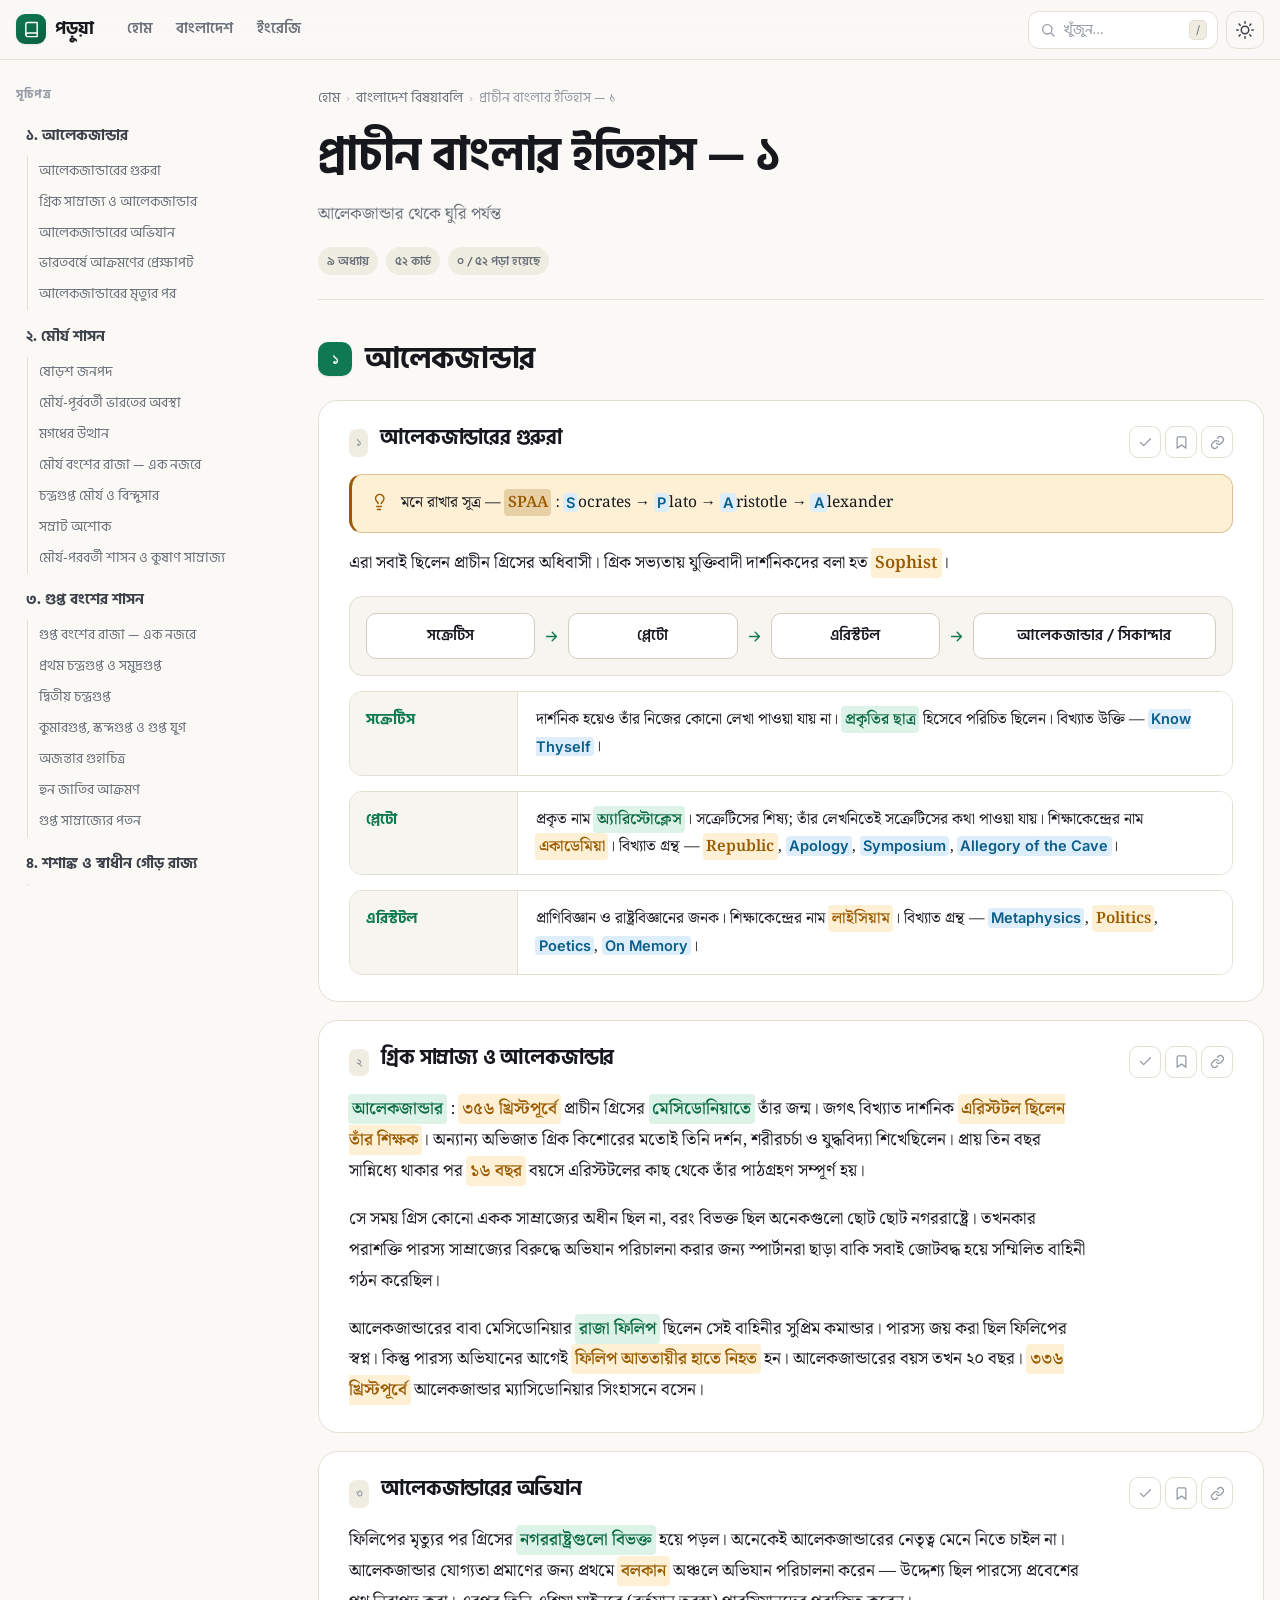
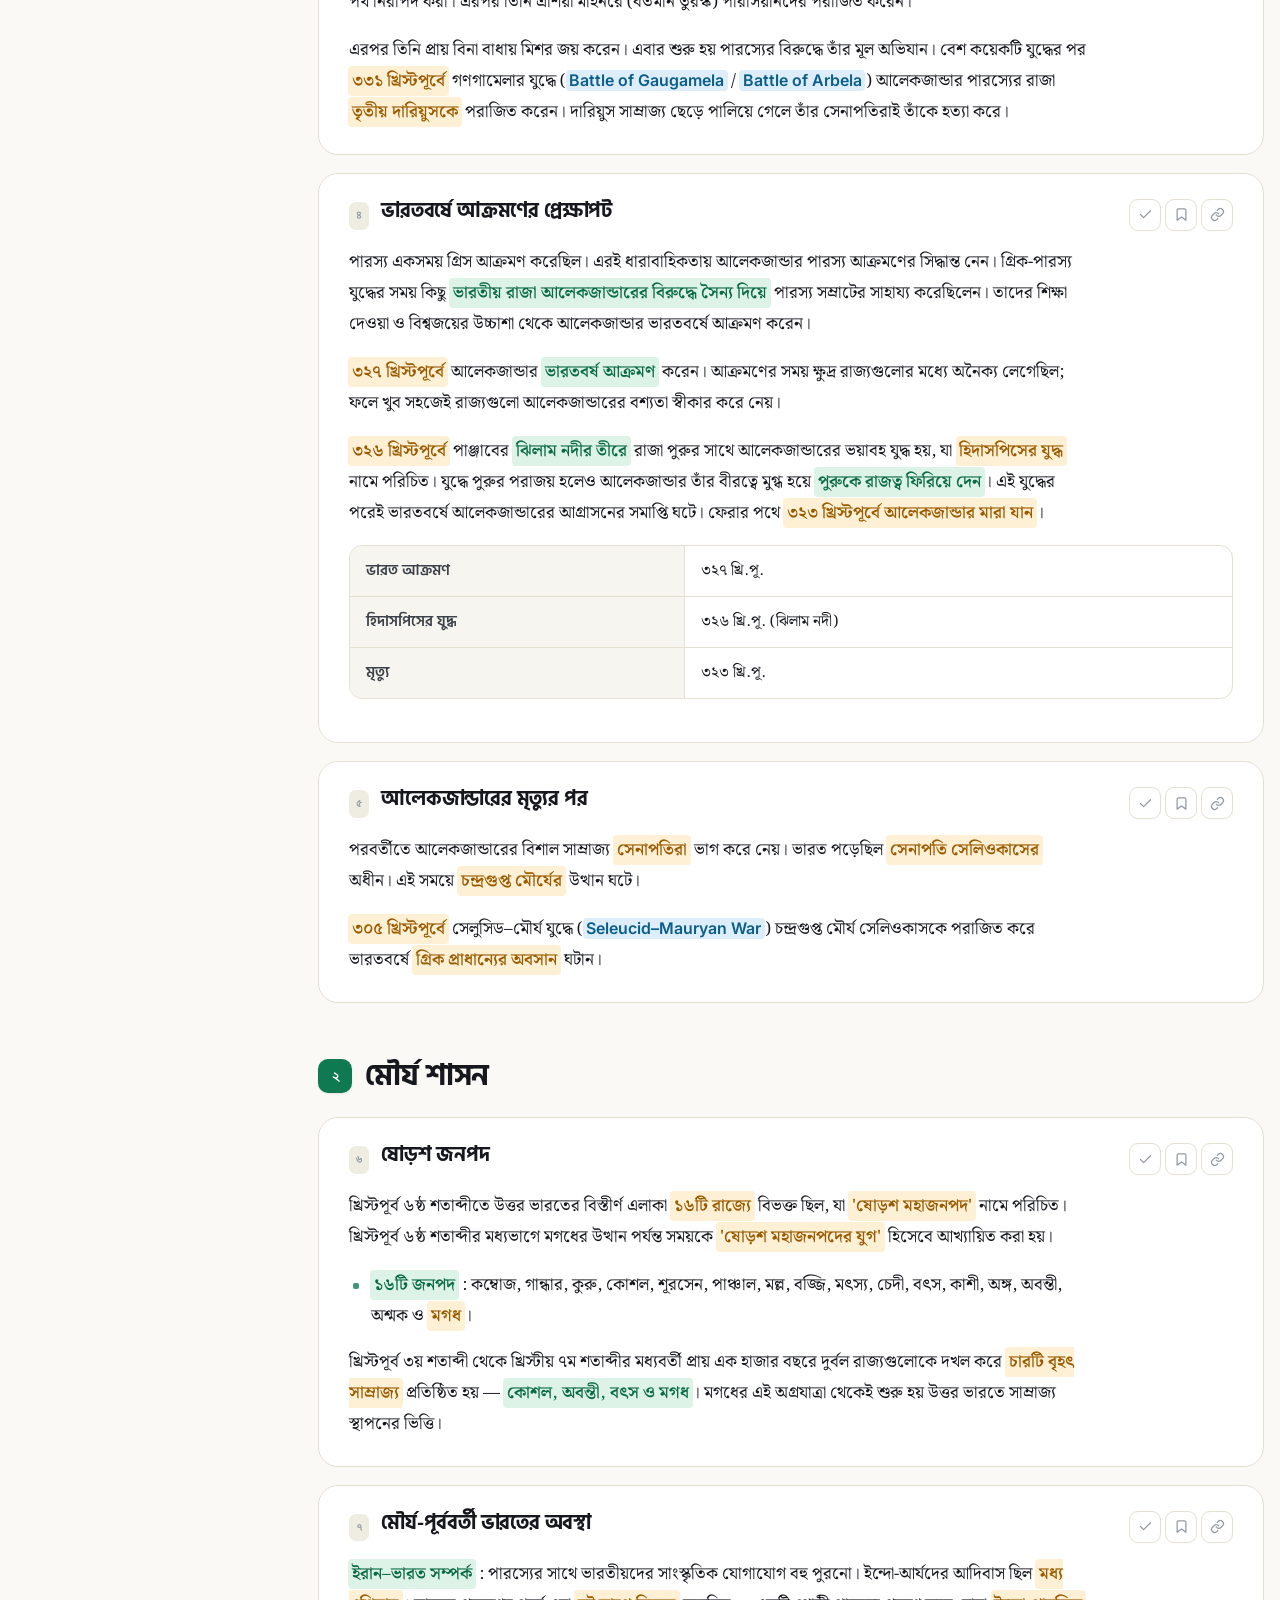
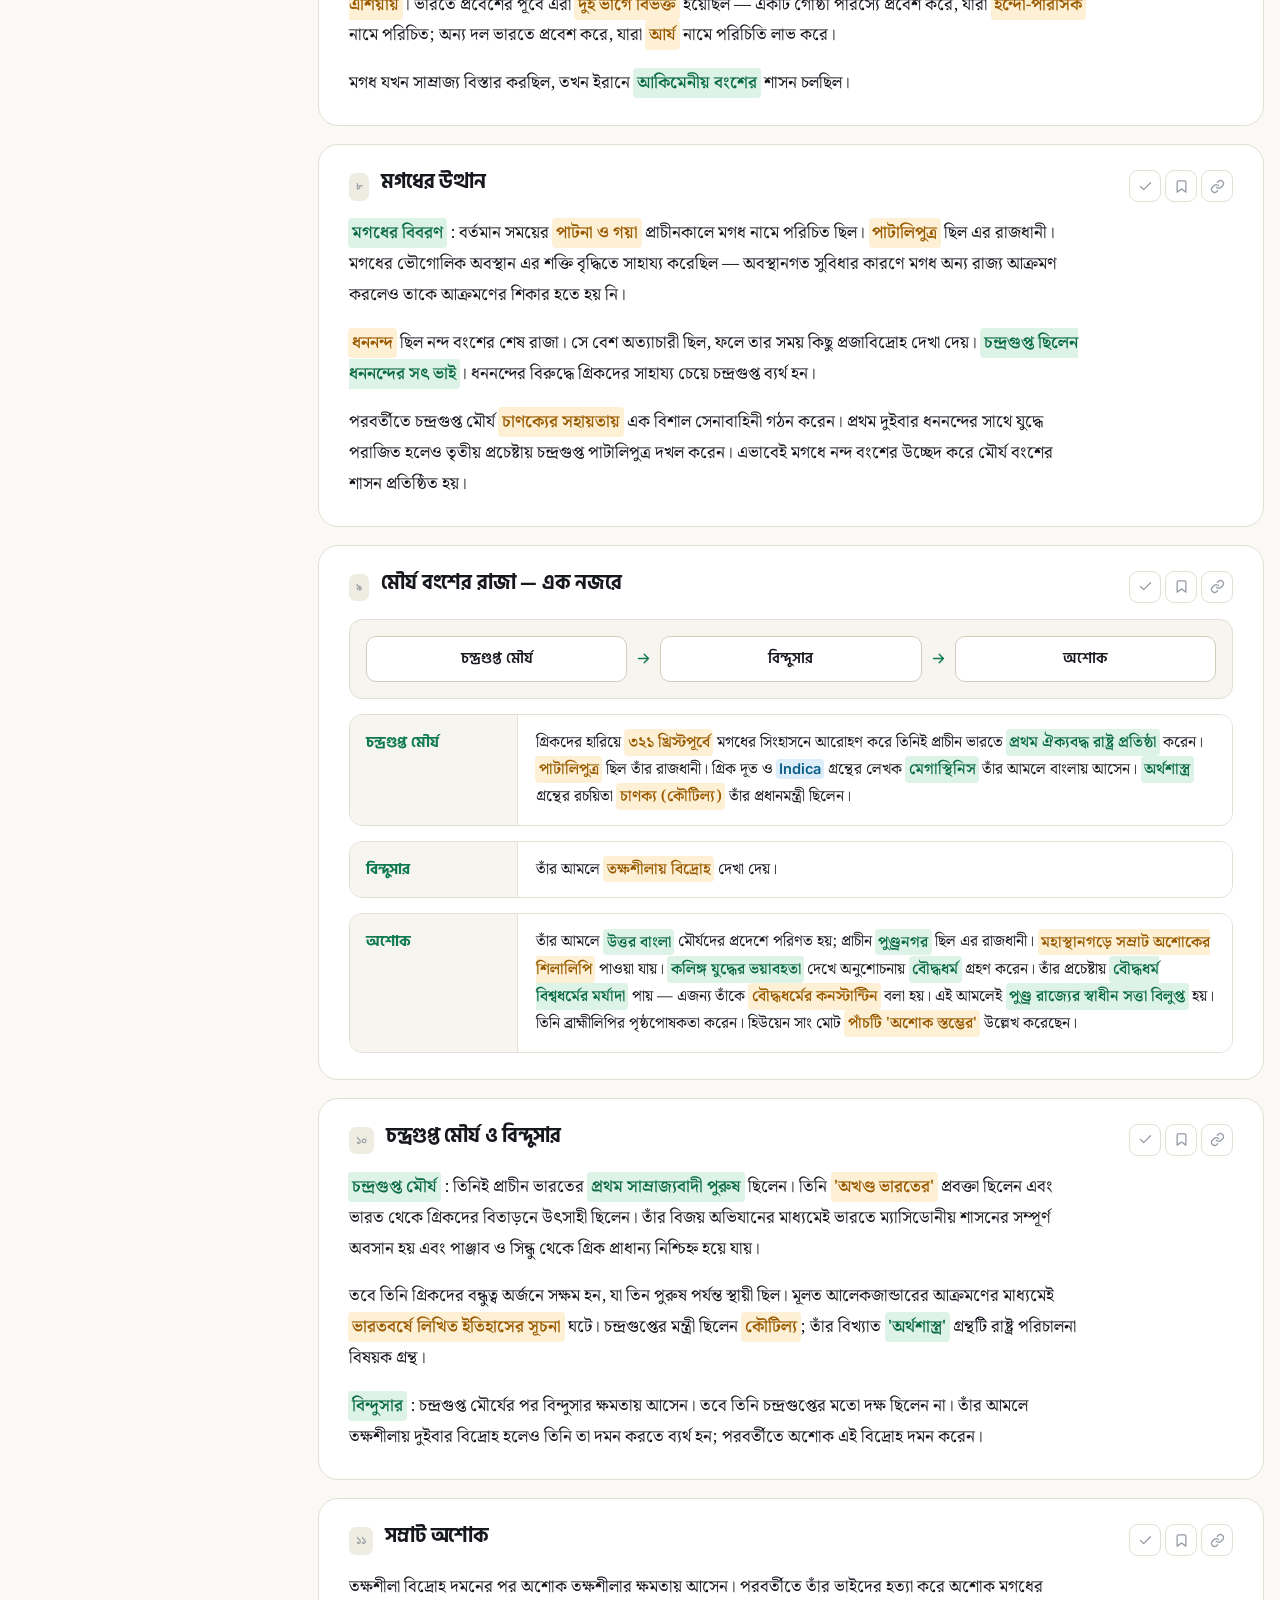
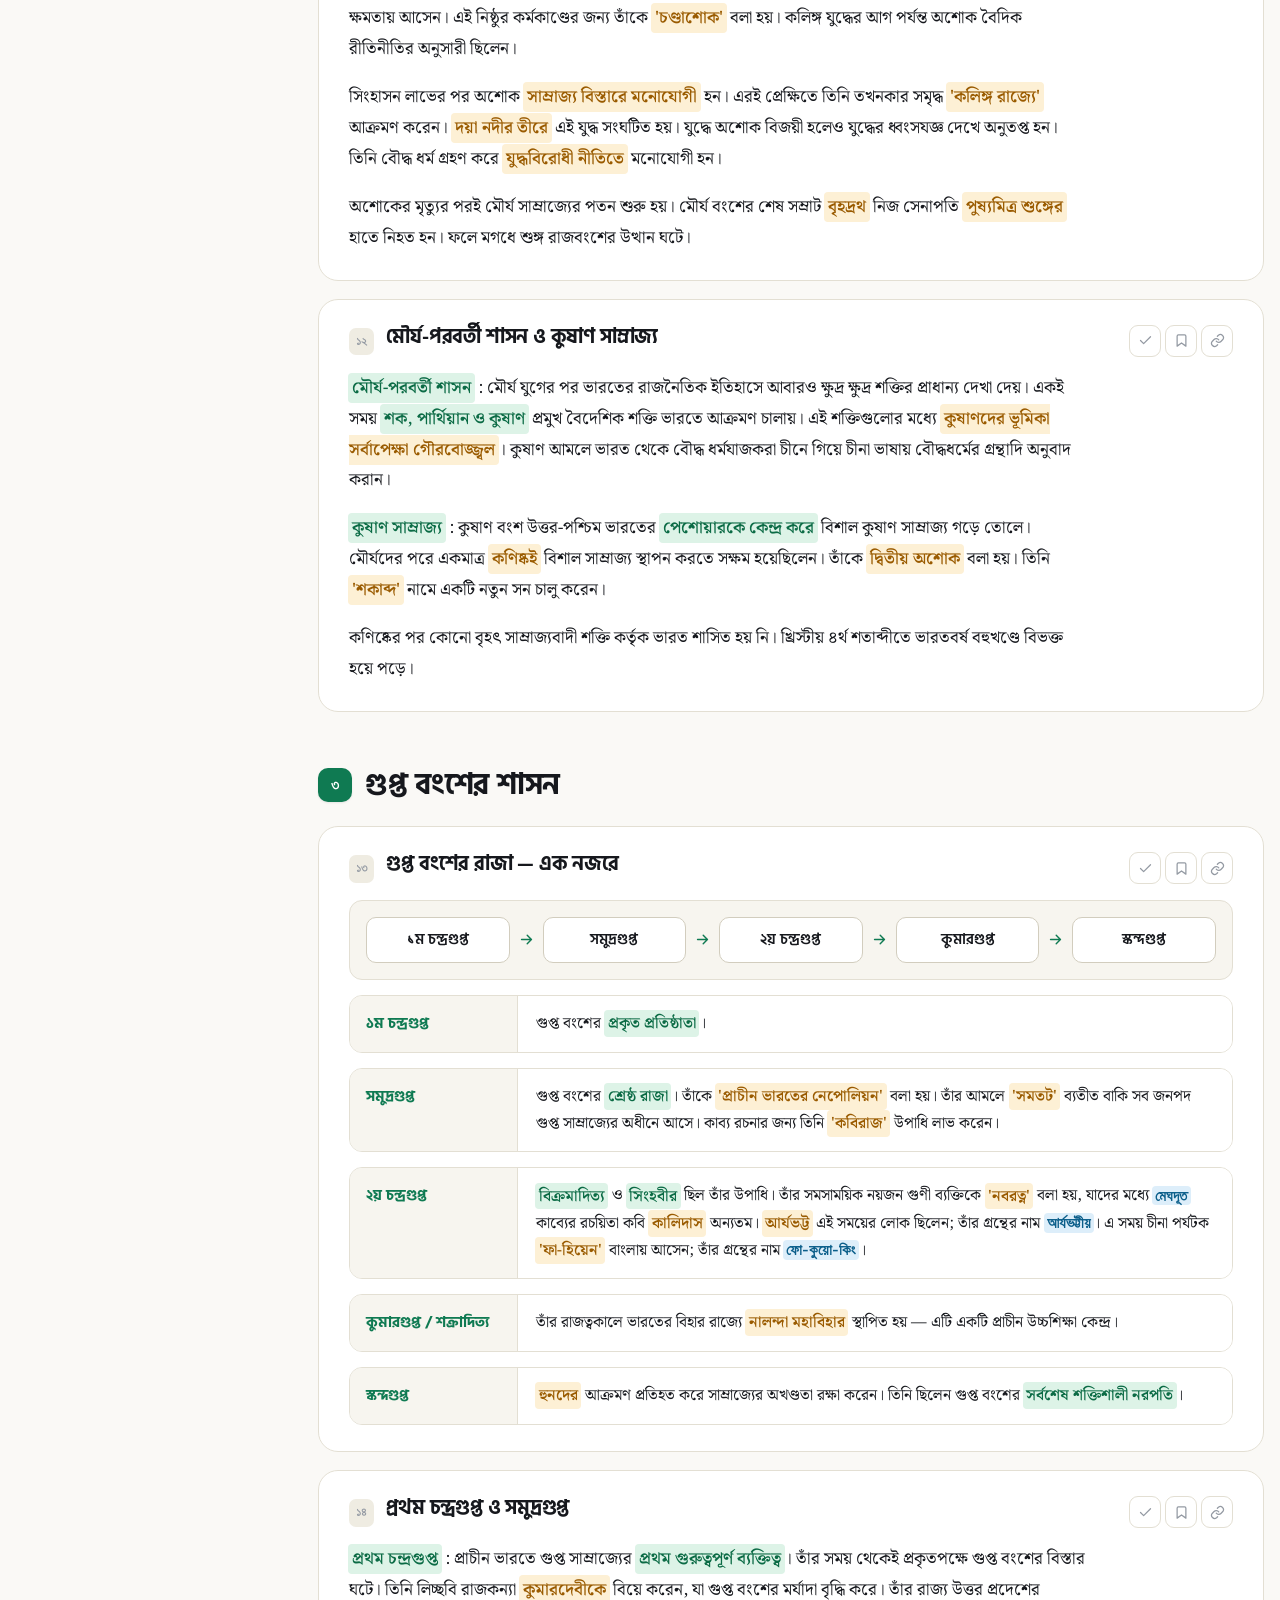
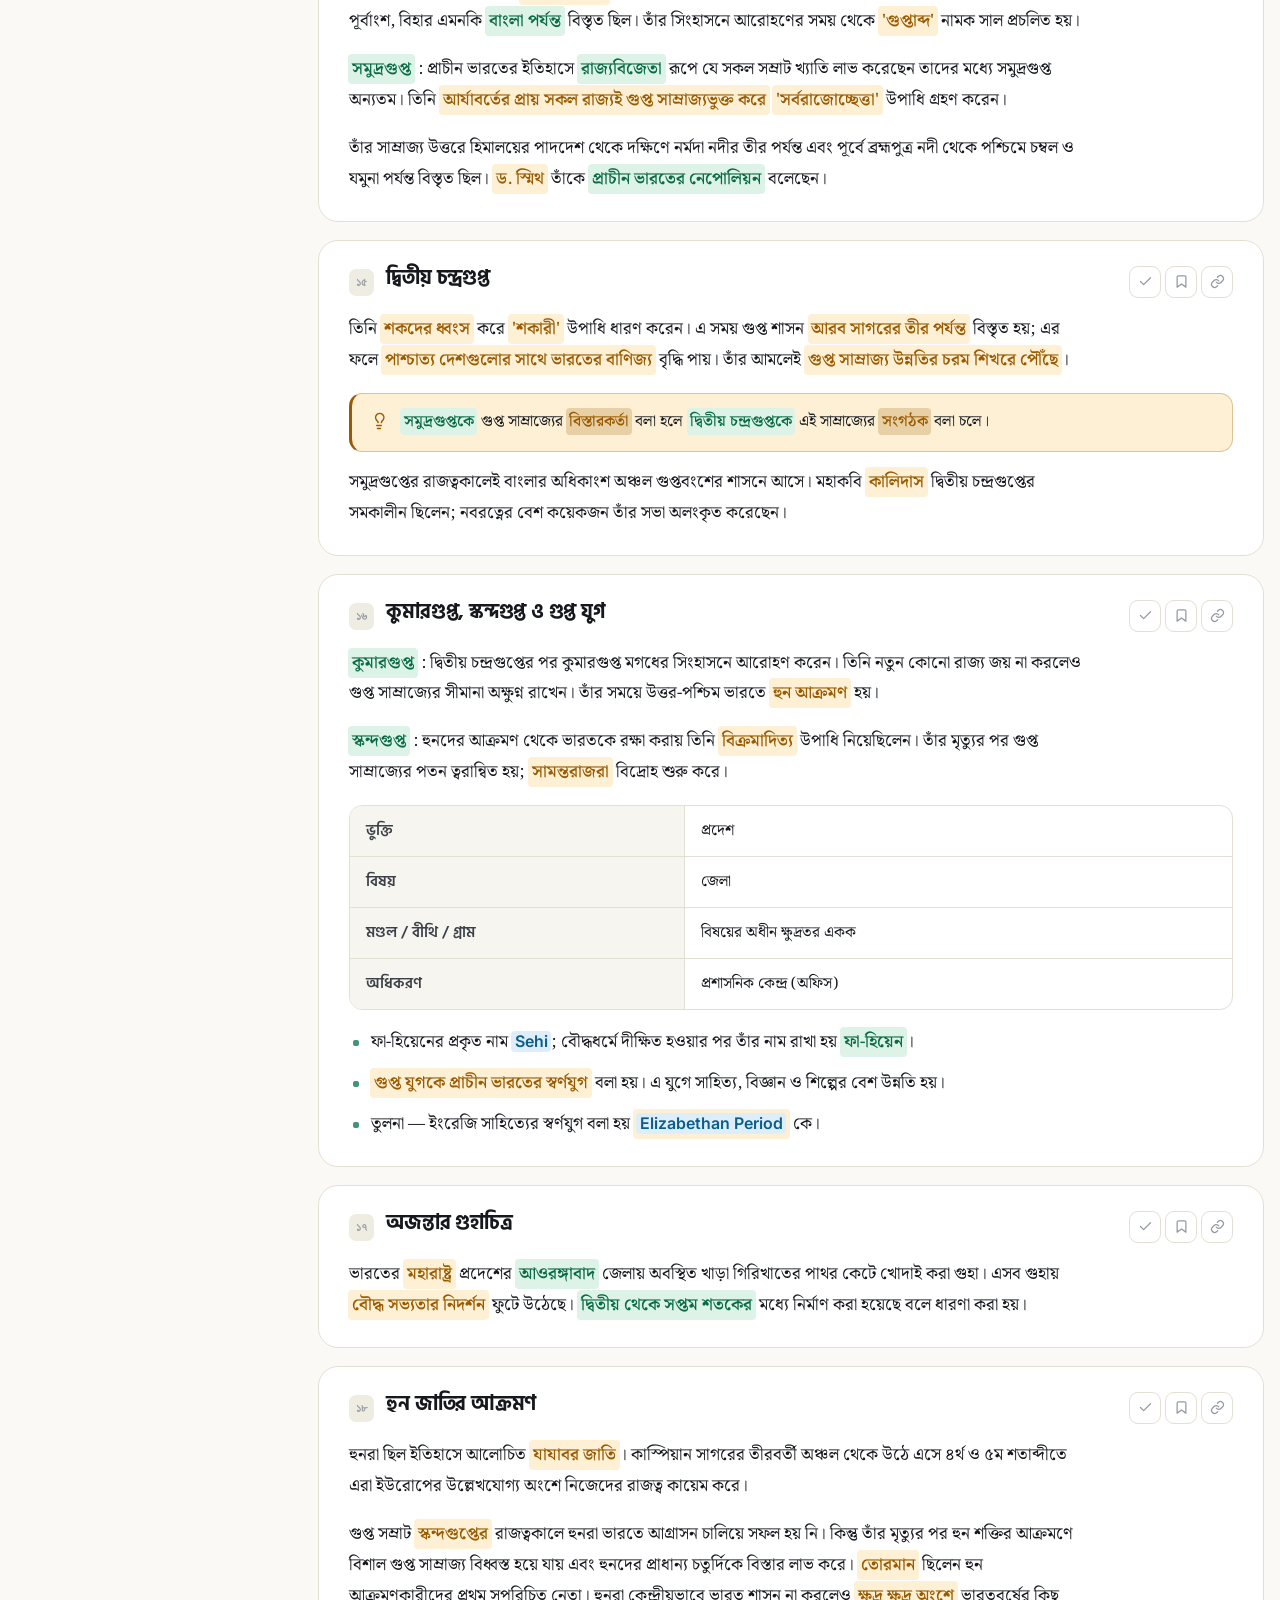
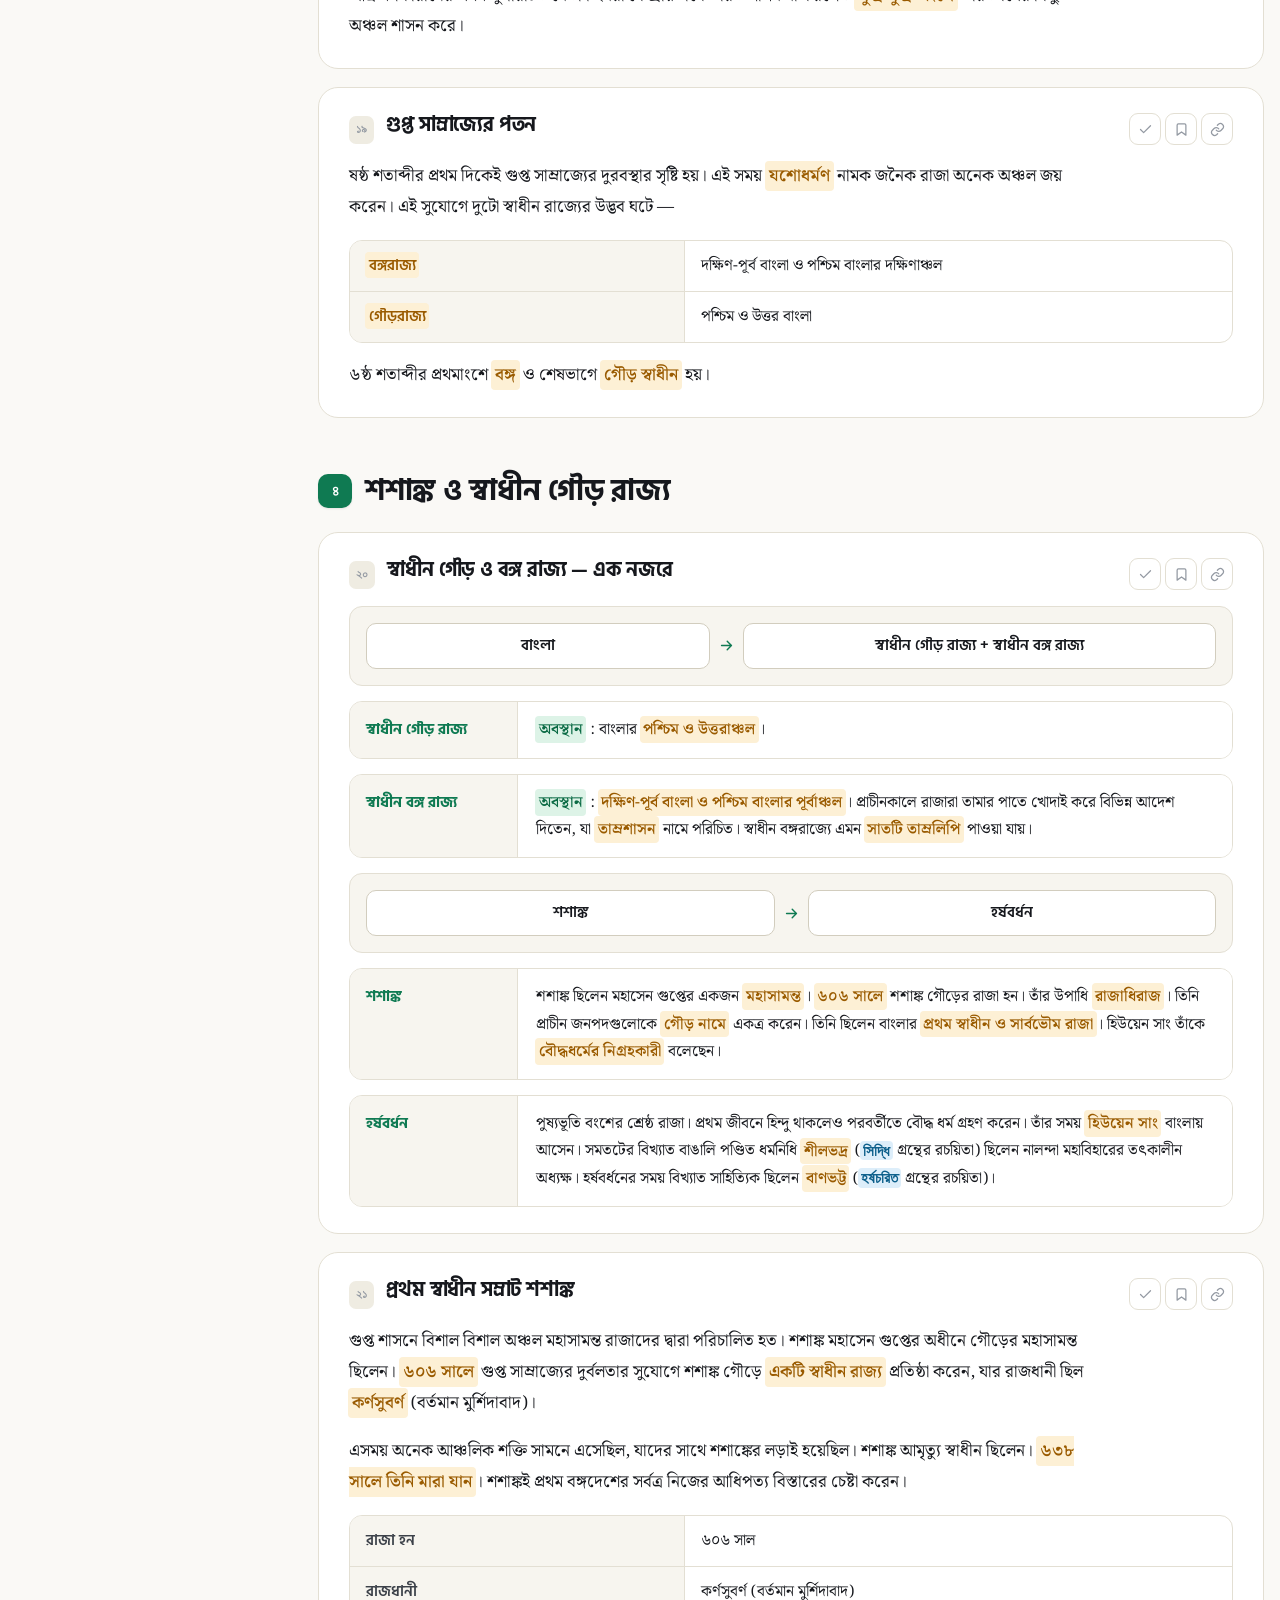
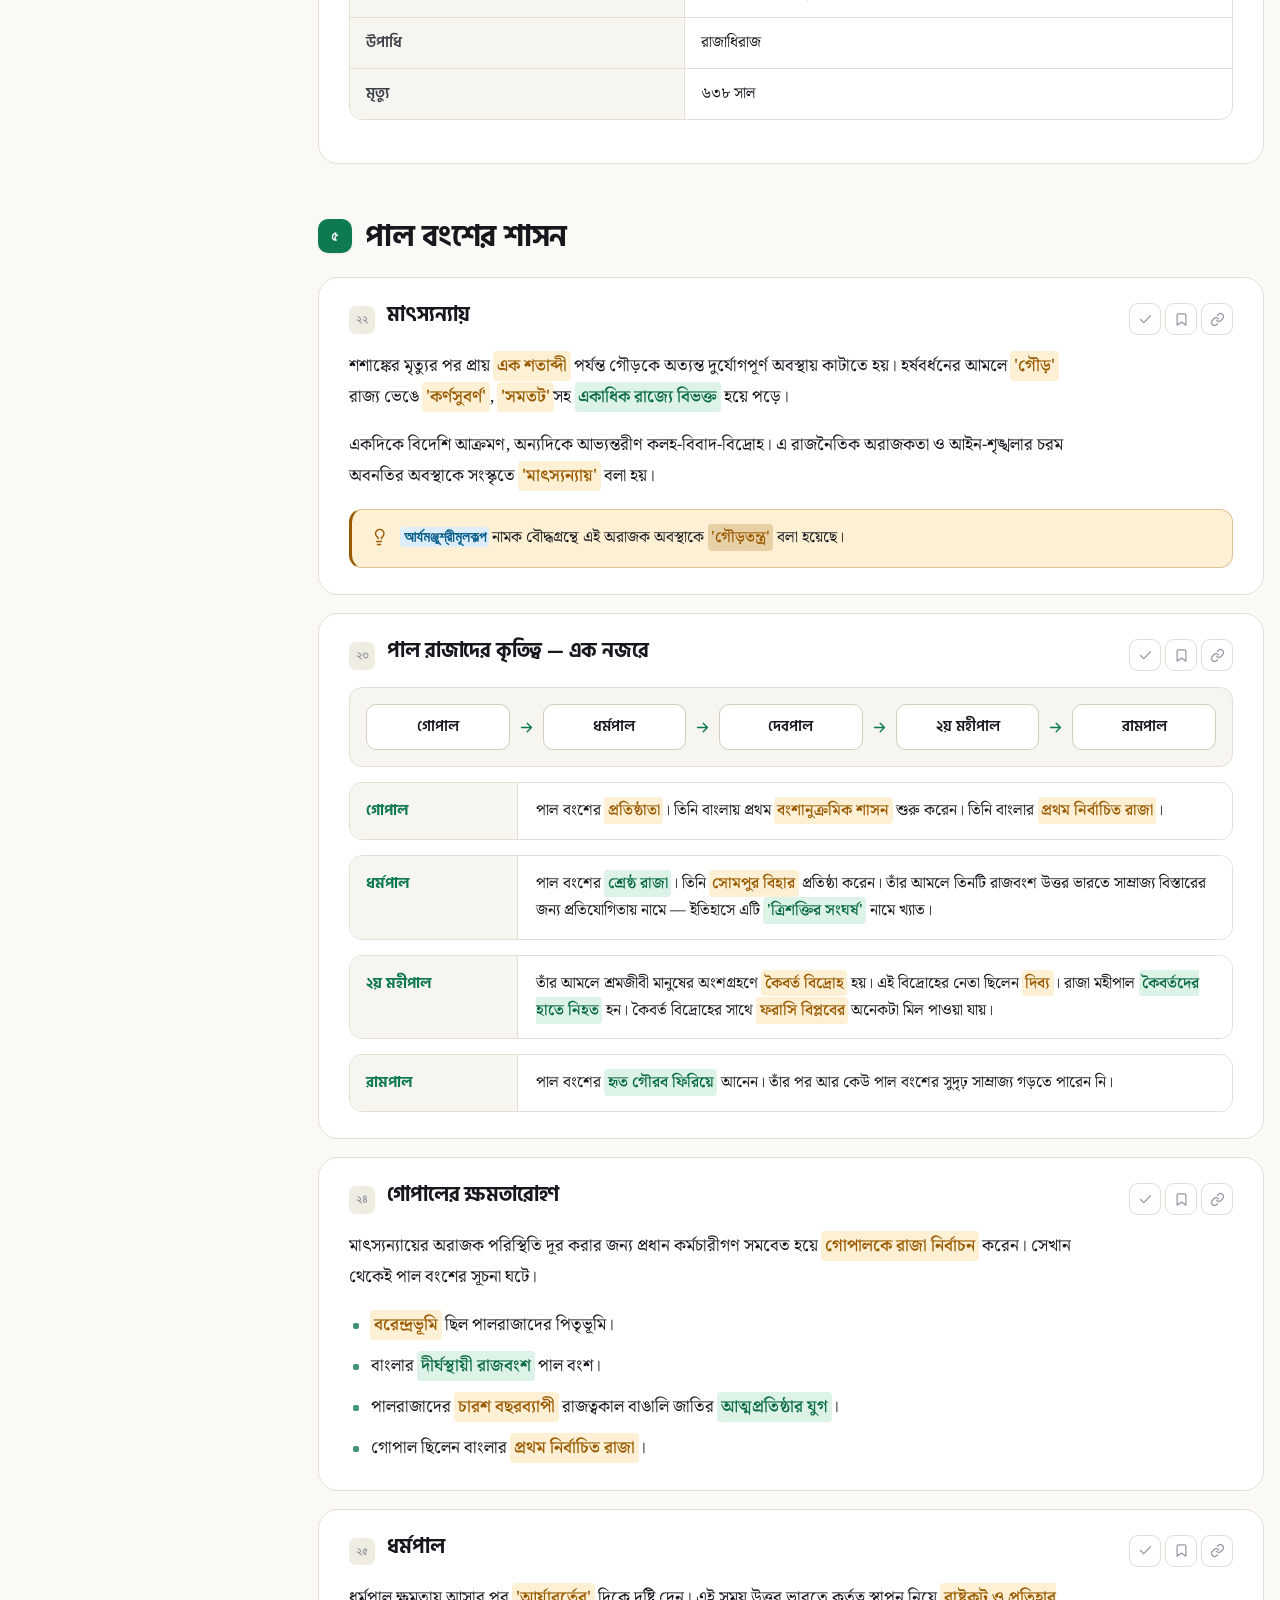
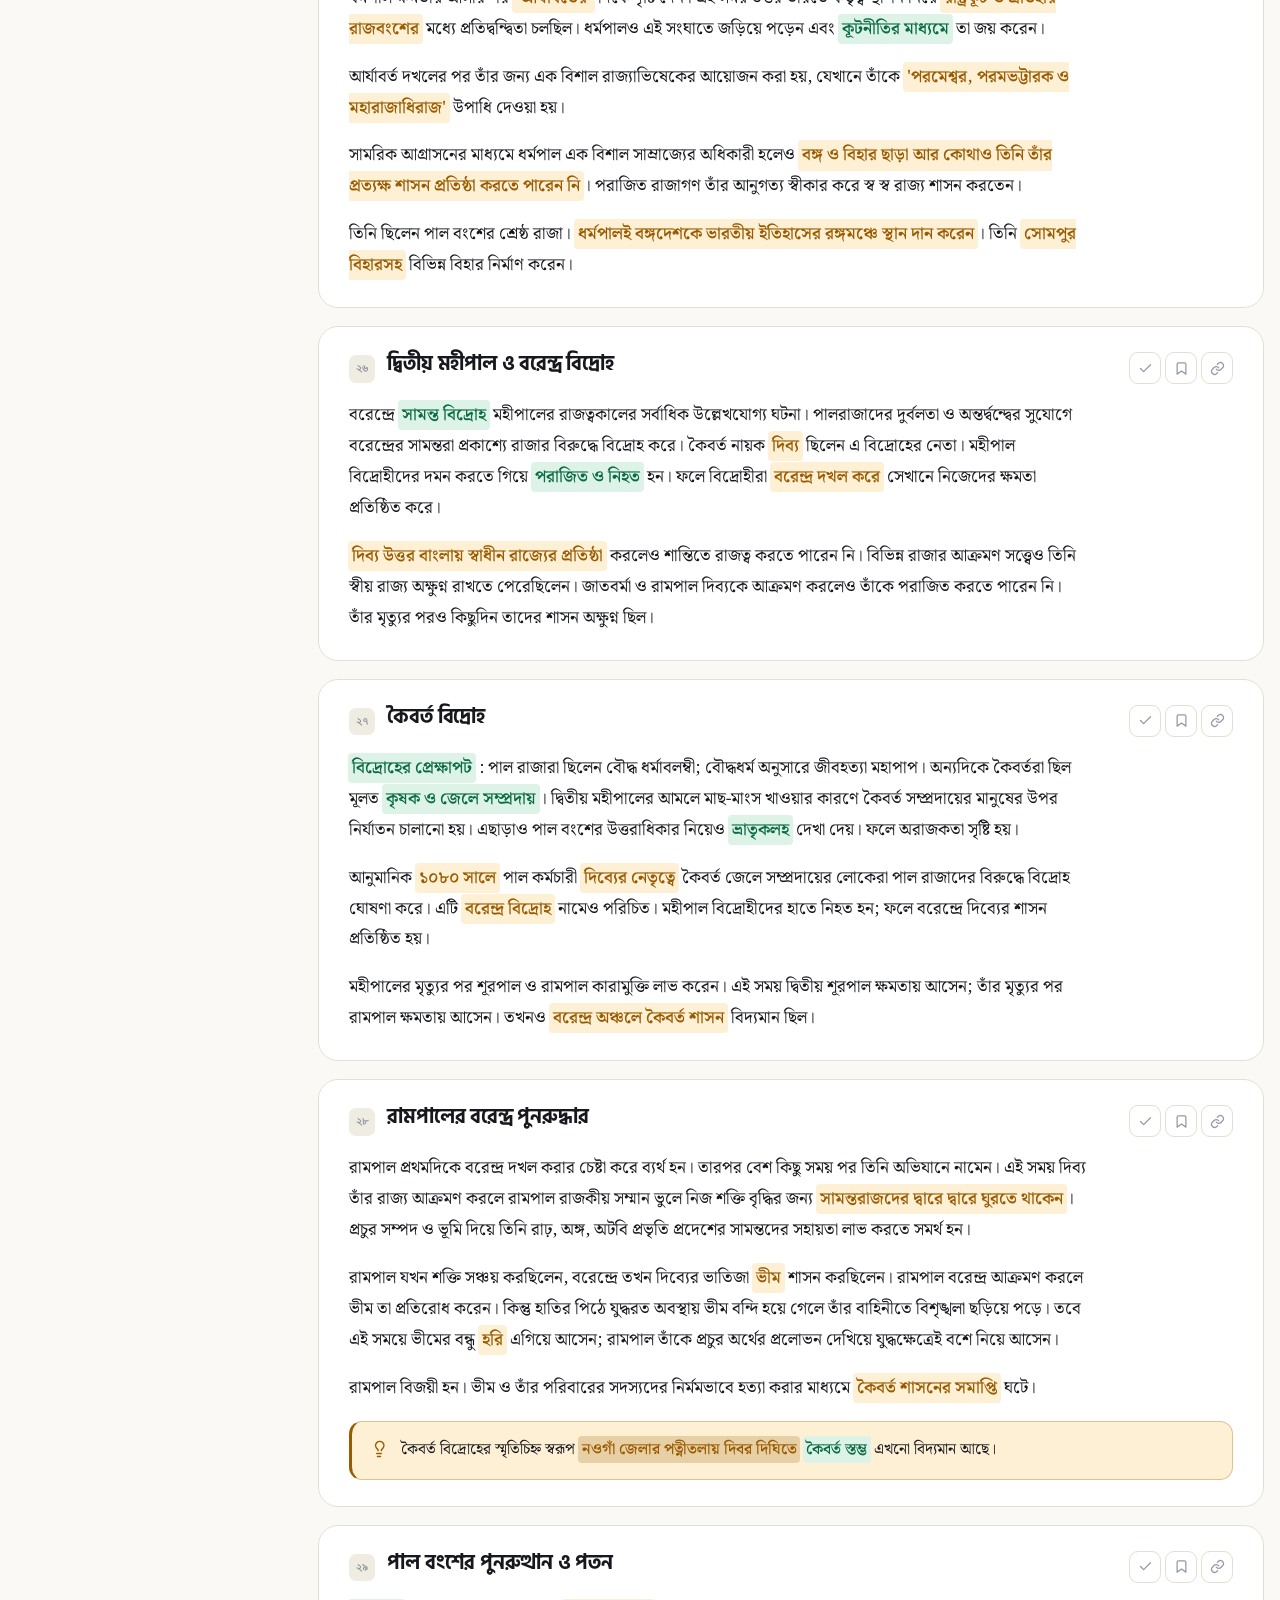
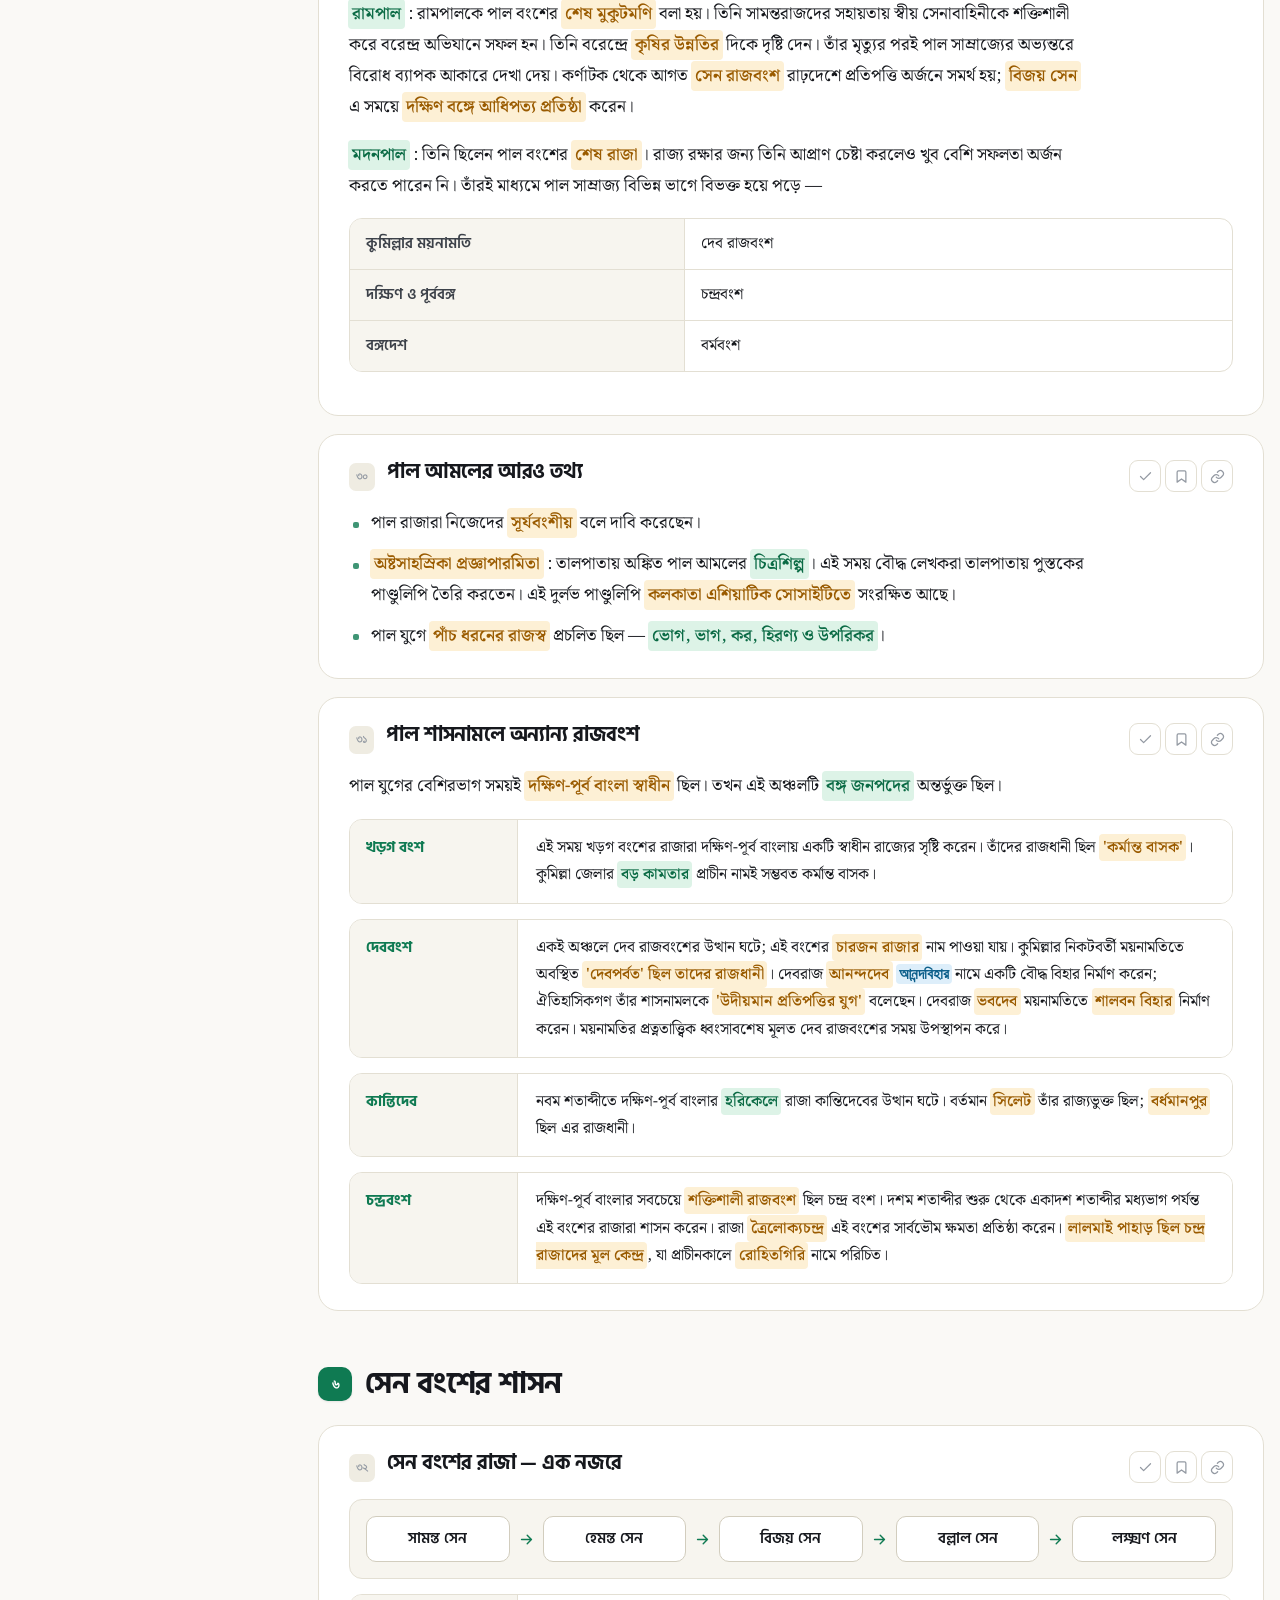
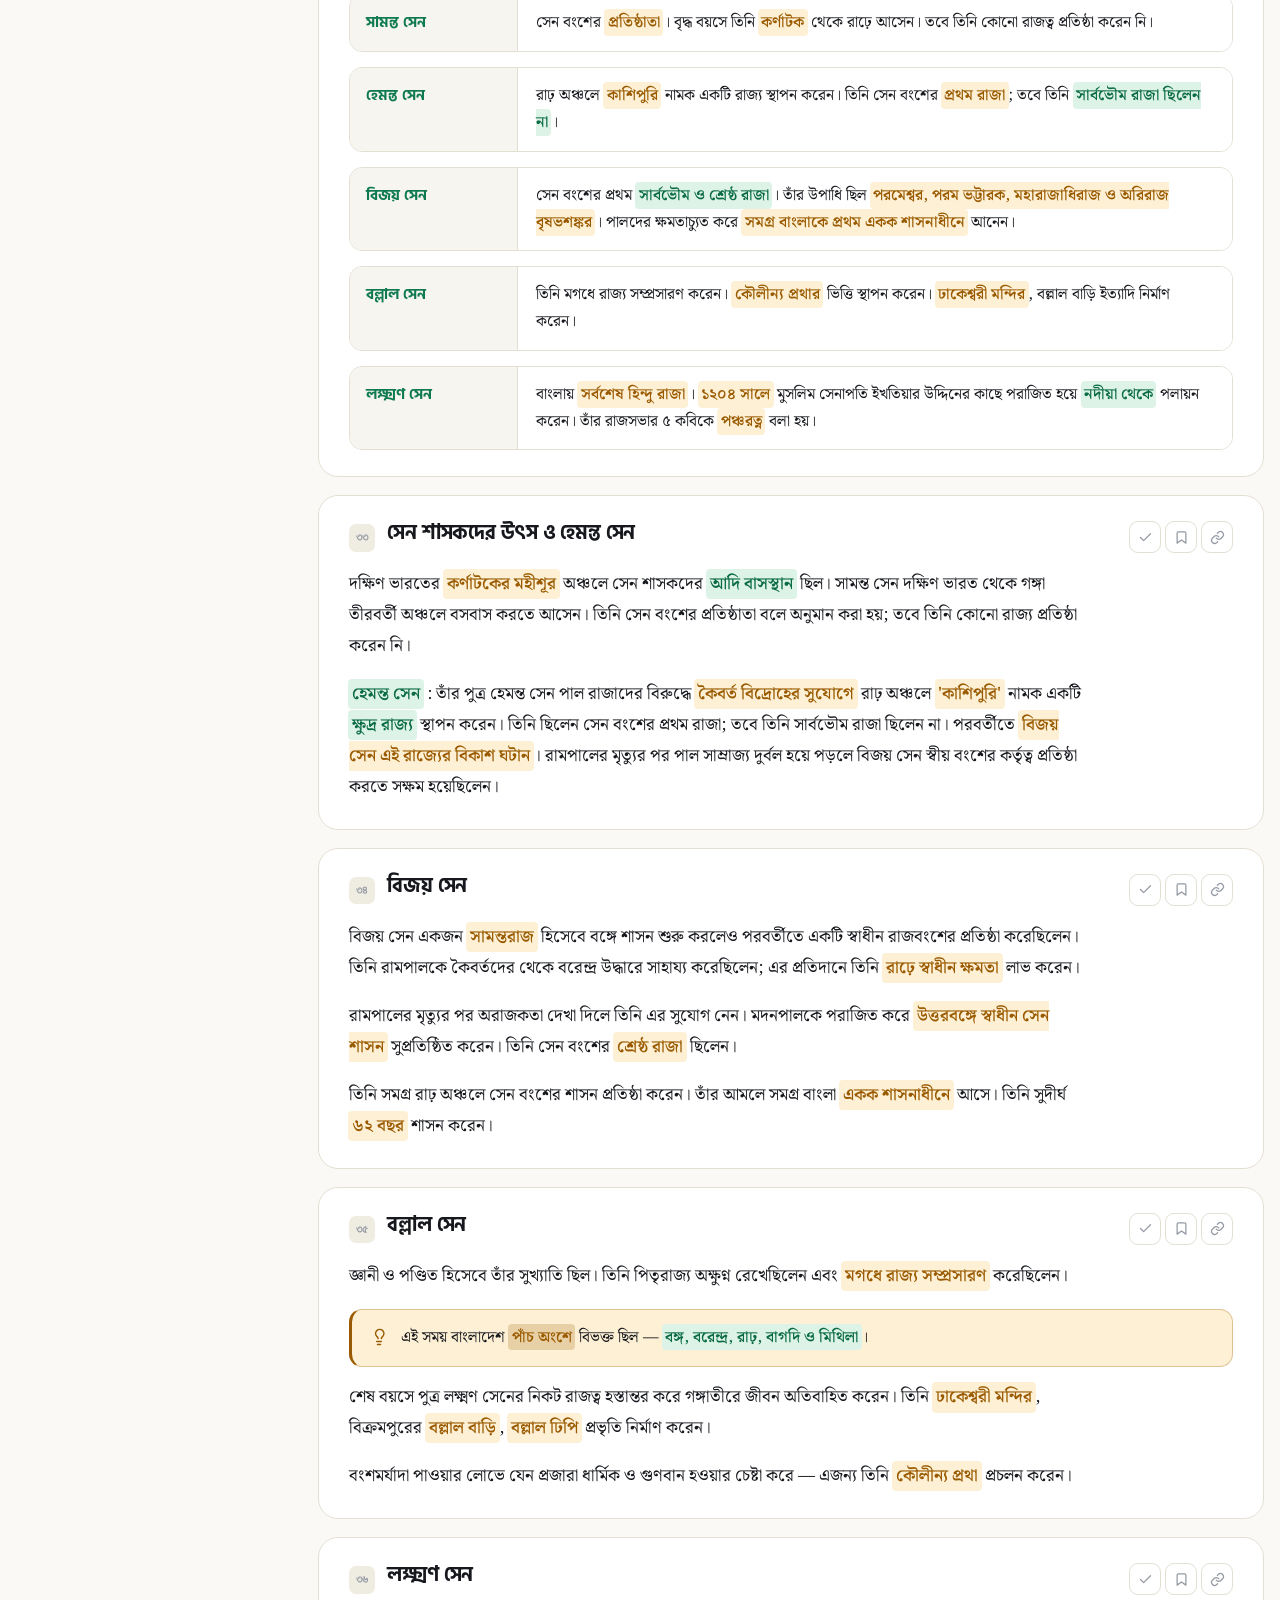
<file: bangladesh-affairs/bd-ancient-bengal-1/index.html>
<!doctype html>
<html lang="bn" data-base="../../">
<head>
<meta charset="utf-8">
<meta name="viewport" content="width=device-width, initial-scale=1, viewport-fit=cover">
<title>প্রাচীন বাংলার ইতিহাস — ১ — বাংলাদেশ বিষয়াবলি | পড়ুয়া</title>
<meta name="description" content="আলেকজান্ডার, মৌর্য, গুপ্ত, শশাঙ্ক, পাল, সেন ও মুসলিম আক্রমণের সূচনা — প্রাচীন বাংলা ও ভারতবর্ষের ইতিহাসের পূর্ণাঙ্গ নোট।">
<meta name="keywords" content="প্রাচীন বাংলার ইতিহাস, পাল বংশ, সেন বংশ, গুপ্ত বংশ, মৌর্য, শশাঙ্ক, মাৎস্যন্যায়, কৈবর্ত বিদ্রোহ, ইখতিয়ার উদ্দিন মুহাম্মদ বখতিয়ার খলজি, তরাইনের যুদ্ধ">
<link rel="canonical" href="https://subrotoasg.github.io/poruya/bangladesh-affairs/bd-ancient-bengal-1/">
<meta name="robots" content="index, follow, max-snippet:-1, max-image-preview:large, max-video-preview:-1">
<meta name="theme-color" content="#faf9f6">
<meta name="color-scheme" content="light dark">
<meta property="og:type" content="article">
<meta property="og:site_name" content="পড়ুয়া">
<meta property="og:locale" content="bn_BD">
<meta property="og:title" content="প্রাচীন বাংলার ইতিহাস — ১ — বাংলাদেশ বিষয়াবলি | পড়ুয়া">
<meta property="og:description" content="আলেকজান্ডার, মৌর্য, গুপ্ত, শশাঙ্ক, পাল, সেন ও মুসলিম আক্রমণের সূচনা — প্রাচীন বাংলা ও ভারতবর্ষের ইতিহাসের পূর্ণাঙ্গ নোট।">
<meta property="og:url" content="https://subrotoasg.github.io/poruya/bangladesh-affairs/bd-ancient-bengal-1/">
<meta name="twitter:card" content="summary_large_image">
<meta name="twitter:title" content="প্রাচীন বাংলার ইতিহাস — ১ — বাংলাদেশ বিষয়াবলি | পড়ুয়া">
<meta name="twitter:description" content="আলেকজান্ডার, মৌর্য, গুপ্ত, শশাঙ্ক, পাল, সেন ও মুসলিম আক্রমণের সূচনা — প্রাচীন বাংলা ও ভারতবর্ষের ইতিহাসের পূর্ণাঙ্গ নোট।">
<link rel="icon" href="../../assets/favicon.svg" type="image/svg+xml">
<link rel="manifest" href="../../manifest.webmanifest">
<link rel="alternate" type="text/markdown" href="https://subrotoasg.github.io/poruya/bangladesh-affairs/bd-ancient-bengal-1/index.md">
<link rel="preconnect" href="https://fonts.googleapis.com">
<link rel="preconnect" href="https://fonts.gstatic.com" crossorigin>
<link rel="stylesheet" href="https://fonts.googleapis.com/css2?family=Hind+Siliguri:wght@400;500;600;700&family=Noto+Serif+Bengali:wght@400;500;600;700&family=Inter:wght@400;500;600;700&display=swap">
<link rel="stylesheet" href="../../assets/css/style.css">
<script>try{var t=localStorage.getItem('theme');if(t==='dark'||t==='light')document.documentElement.setAttribute('data-theme',t)}catch(e){}</script>
<script type="application/ld+json">{"@context":"https://schema.org","@type":"Article","headline":"প্রাচীন বাংলার ইতিহাস — ১","description":"আলেকজান্ডার, মৌর্য, গুপ্ত, শশাঙ্ক, পাল, সেন ও মুসলিম আক্রমণের সূচনা — প্রাচীন বাংলা ও ভারতবর্ষের ইতিহাসের পূর্ণাঙ্গ নোট।","inLanguage":"bn","mainEntityOfPage":"https://subrotoasg.github.io/poruya/bangladesh-affairs/bd-ancient-bengal-1/","articleSection":"বাংলাদেশ বিষয়াবলি","keywords":"প্রাচীন বাংলার ইতিহাস, পাল বংশ, সেন বংশ, গুপ্ত বংশ, মৌর্য, শশাঙ্ক, মাৎস্যন্যায়, কৈবর্ত বিদ্রোহ, ইখতিয়ার উদ্দিন মুহাম্মদ বখতিয়ার খলজি, তরাইনের যুদ্ধ","isPartOf":{"@type":"CreativeWorkSeries","name":"বাংলাদেশ বিষয়াবলি","url":"https://subrotoasg.github.io/poruya/bangladesh-affairs/"}}</script>
<script type="application/ld+json">{"@context":"https://schema.org","@type":"BreadcrumbList","itemListElement":[{"@type":"ListItem","position":1,"name":"হোম","item":"https://subrotoasg.github.io/poruya/"},{"@type":"ListItem","position":2,"name":"বাংলাদেশ বিষয়াবলি","item":"https://subrotoasg.github.io/poruya/bangladesh-affairs/"},{"@type":"ListItem","position":3,"name":"প্রাচীন বাংলার ইতিহাস — ১","item":"https://subrotoasg.github.io/poruya/bangladesh-affairs/bd-ancient-bengal-1/"}]}</script>
<script type="application/ld+json">{"@context":"https://schema.org","@type":"LearningResource","name":"প্রাচীন বাংলার ইতিহাস — ১","learningResourceType":"নোট","educationalLevel":"পরীক্ষা প্রস্তুতি","inLanguage":"bn","url":"https://subrotoasg.github.io/poruya/bangladesh-affairs/bd-ancient-bengal-1/","teaches":"আলেকজান্ডার, মৌর্য শাসন, গুপ্ত বংশের শাসন, শশাঙ্ক ও স্বাধীন গৌড় রাজ্য, পাল বংশের শাসন, সেন বংশের শাসন, মুহাম্মদ বিন কাসিম, মাহমুদ গজনভি, শিহাবউদ্দিন ঘুরি"}</script>
</head>
<body class="" data-topic="bd-ancient-bengal-1">
<a class="skip-link" href="#main">মূল কন্টেন্টে যান</a>

<header class="site-header">
  <div class="wrap">
    <a class="brand" href="../../">
      <span class="brand-mark"><svg viewBox="0 0 24 24" fill="none" stroke="currentColor" stroke-width="2" stroke-linecap="round" stroke-linejoin="round" aria-hidden="true"><path d="M4 19.5A2.5 2.5 0 0 1 6.5 17H20"/><path d="M6.5 2H20v20H6.5A2.5 2.5 0 0 1 4 19.5v-15A2.5 2.5 0 0 1 6.5 2Z"/></svg></span>
      পড়ুয়া
    </a>
    <nav class="header-nav" aria-label="প্রধান মেনু">
      <a href="../../">হোম</a>
      <a href="../../bangladesh-affairs/">বাংলাদেশ</a>
      <a href="../../english/">ইংরেজি</a>
    </nav>
    <div class="header-tools">
      <button class="search-trigger" data-search-open type="button" aria-label="খুঁজুন">
        <svg viewBox="0 0 24 24" fill="none" stroke="currentColor" stroke-width="2" stroke-linecap="round" stroke-linejoin="round" aria-hidden="true"><circle cx="11" cy="11" r="7"/><path d="m21 21-4.3-4.3"/></svg><span>খুঁজুন…</span><kbd>/</kbd>
      </button>
      <button class="icon-btn" data-theme-btn type="button" aria-label="থিম পরিবর্তন"><svg viewBox="0 0 24 24" fill="none" stroke="currentColor" stroke-width="2" stroke-linecap="round" stroke-linejoin="round" aria-hidden="true"><path d="M12 17a5 5 0 1 0 0-10 5 5 0 0 0 0 10Z"/><path d="M12 1v2M12 21v2M4.2 4.2l1.4 1.4M18.4 18.4l1.4 1.4M1 12h2M21 12h2M4.2 19.8l1.4-1.4M18.4 5.6l1.4-1.4"/></svg></button>
    </div>
  </div>
  <div class="progress-rail" aria-hidden="true"><i></i></div>
</header>

<main id="main">
<div class="wrap">
  <div class="topic-layout">
    <nav class="toc" aria-label="এই পাতার সূচি">
  <h4>সূচিপত্র</h4>
  <ol>
    <li class="toc-sec">
      <a href="#alexander">১. আলেকজান্ডার</a>
      <ol><li><a href="#alexander-gurus">আলেকজান্ডারের গুরুরা</a></li><li><a href="#greek-empire">গ্রিক সাম্রাজ্য ও আলেকজান্ডার</a></li><li><a href="#alexander-campaign">আলেকজান্ডারের অভিযান</a></li><li><a href="#india-invasion">ভারতবর্ষে আক্রমণের প্রেক্ষাপট</a></li><li><a href="#after-alexander">আলেকজান্ডারের মৃত্যুর পর</a></li></ol>
    </li>
    <li class="toc-sec">
      <a href="#maurya">২. মৌর্য শাসন</a>
      <ol><li><a href="#sodosh-janapada">ষোড়শ জনপদ</a></li><li><a href="#pre-maurya">মৌর্য-পূর্ববর্তী ভারতের অবস্থা</a></li><li><a href="#magadha-rise">মগধের উত্থান</a></li><li><a href="#maurya-kings">মৌর্য বংশের রাজা — এক নজরে</a></li><li><a href="#chandragupta-bindusara">চন্দ্রগুপ্ত মৌর্য ও বিন্দুসার</a></li><li><a href="#ashoka">সম্রাট অশোক</a></li><li><a href="#post-maurya-kushan">মৌর্য-পরবর্তী শাসন ও কুষাণ সাম্রাজ্য</a></li></ol>
    </li>
    <li class="toc-sec">
      <a href="#gupta">৩. গুপ্ত বংশের শাসন</a>
      <ol><li><a href="#gupta-kings">গুপ্ত বংশের রাজা — এক নজরে</a></li><li><a href="#chandragupta1-samudragupta">প্রথম চন্দ্রগুপ্ত ও সমুদ্রগুপ্ত</a></li><li><a href="#chandragupta2">দ্বিতীয় চন্দ্রগুপ্ত</a></li><li><a href="#kumargupta-skandagupta">কুমারগুপ্ত, স্কন্দগুপ্ত ও গুপ্ত যুগ</a></li><li><a href="#ajanta">অজন্তার গুহাচিত্র</a></li><li><a href="#hun-invasion">হুন জাতির আক্রমণ</a></li><li><a href="#gupta-fall">গুপ্ত সাম্রাজ্যের পতন</a></li></ol>
    </li>
    <li class="toc-sec">
      <a href="#shashanka">৪. শশাঙ্ক ও স্বাধীন গৌড় রাজ্য</a>
      <ol><li><a href="#gaur-banga">স্বাধীন গৌড় ও বঙ্গ রাজ্য — এক নজরে</a></li><li><a href="#shashanka-first-king">প্রথম স্বাধীন সম্রাট শশাঙ্ক</a></li></ol>
    </li>
    <li class="toc-sec">
      <a href="#pala">৫. পাল বংশের শাসন</a>
      <ol><li><a href="#matsyanyaya">মাৎস্যন্যায়</a></li><li><a href="#pala-kings">পাল রাজাদের কৃতিত্ব — এক নজরে</a></li><li><a href="#gopal">গোপালের ক্ষমতারোহণ</a></li><li><a href="#dharmapala">ধর্মপাল</a></li><li><a href="#mahipala2">দ্বিতীয় মহীপাল ও বরেন্দ্র বিদ্রোহ</a></li><li><a href="#kaibarta">কৈবর্ত বিদ্রোহ</a></li><li><a href="#rampala-barendra">রামপালের বরেন্দ্র পুনরুদ্ধার</a></li><li><a href="#rampala-madanpala">পাল বংশের পুনরুত্থান ও পতন</a></li><li><a href="#pala-misc">পাল আমলের আরও তথ্য</a></li><li><a href="#other-dynasties">পাল শাসনামলে অন্যান্য রাজবংশ</a></li></ol>
    </li>
    <li class="toc-sec">
      <a href="#sena">৬. সেন বংশের শাসন</a>
      <ol><li><a href="#sena-kings">সেন বংশের রাজা — এক নজরে</a></li><li><a href="#sena-origin">সেন শাসকদের উৎস ও হেমন্ত সেন</a></li><li><a href="#vijaya-sena">বিজয় সেন</a></li><li><a href="#ballala-sena">বল্লাল সেন</a></li><li><a href="#lakshmana-sena">লক্ষ্মণ সেন</a></li><li><a href="#nadia-conquest">নদীয়া বিজয় ও সেন শাসনের সমাপ্তি</a></li><li><a href="#navaratna-pancharatna">নবরত্ন ও পঞ্চরত্ন</a></li><li><a href="#last-senas">বিশ্বরূপ সেন ও কেশব সেন</a></li></ol>
    </li>
    <li class="toc-sec">
      <a href="#bin-qasim">৭. মুহাম্মদ বিন কাসিম</a>
      <ol><li><a href="#muslim-invasion-start">মুসলিম আক্রমণের সূচনা</a></li><li><a href="#arab-merchants">ভারতবর্ষে আরব বণিক</a></li><li><a href="#debal-raja-dahir">দেবল বন্দরে লুণ্ঠন ও রাজা দাহির</a></li><li><a href="#sindh-campaign">মুহাম্মদ বিন কাসিমের সিন্ধু অভিযান</a></li><li><a href="#babul-islam">রাজা দাহিরের পরাজয় ও 'বাবুল ইসলাম'</a></li></ol>
    </li>
    <li class="toc-sec">
      <a href="#mahmud-ghazni">৮. মাহমুদ গজনভি</a>
      <ol><li><a href="#ghazni-rise">গজনি রাজ্যের উত্থান</a></li><li><a href="#mahmud-campaigns">সুলতান মাহমুদের ভারত অভিযান</a></li><li><a href="#mahmud-court">সুলতান মাহমুদের শাসন ও রাজসভা</a></li></ol>
    </li>
    <li class="toc-sec">
      <a href="#ghuri">৯. শিহাবউদ্দিন ঘুরি</a>
      <ol><li><a href="#ghuri-dynasty">ঘুরি রাজবংশ</a></li><li><a href="#tarain-1">তরাইনের প্রথম যুদ্ধ (১১৯১)</a></li><li><a href="#tarain-2">তরাইনের দ্বিতীয় যুদ্ধ (১১৯২)</a></li><li><a href="#qutbuddin-aibak">কুতুবউদ্দিন আইবেক — ভারতের প্রথম মুসলমান সুলতান</a></li><li><a href="#ancient-india-religion">প্রাচীন ভারতের ধর্মীয় অবস্থা</a></li></ol>
    </li>
  </ol>
</nav>
    <div>
      <header class="topic-head">
        <nav class="breadcrumb" aria-label="ব্রেডক্রাম্ব">
          <a href="../../">হোম</a><span aria-hidden="true">›</span>
          <a href="../">বাংলাদেশ বিষয়াবলি</a><span aria-hidden="true">›</span>
          <span>প্রাচীন বাংলার ইতিহাস — ১</span>
        </nav>
        <h1>প্রাচীন বাংলার ইতিহাস — ১</h1>
        <p class="sub">আলেকজান্ডার থেকে ঘুরি পর্যন্ত</p>
        <div class="topic-meta">
          <span class="chip">৯ অধ্যায়</span>
          <span class="chip">৫২ কার্ড</span>
          <span class="chip" data-read-count>০ / ৫২ পড়া হয়েছে</span>
        </div>
      </header>
      <section class="sec" id="alexander">
  <div class="sec-head">
    <span class="sec-num">১</span>
    <h2>আলেকজান্ডার</h2>
  </div>
  <article class="card" id="alexander-gurus">
    <div class="card-head">
      <span class="card-num">১</span>
      <h3>আলেকজান্ডারের গুরুরা</h3>
      <div class="card-actions">
        <button class="mini-btn rd" type="button" aria-pressed="false" aria-label="পড়া হয়েছে চিহ্নিত করুন" title="পড়া হয়েছে"><svg viewBox="0 0 24 24" fill="none" stroke="currentColor" stroke-width="2" stroke-linecap="round" stroke-linejoin="round" aria-hidden="true"><path d="M20 6 9 17l-5-5"/></svg></button>
        <button class="mini-btn bm" type="button" aria-pressed="false" aria-label="বুকমার্ক" title="বুকমার্ক"><svg viewBox="0 0 24 24" fill="none" stroke="currentColor" stroke-width="2" stroke-linecap="round" stroke-linejoin="round" aria-hidden="true"><path d="m19 21-7-5-7 5V5a2 2 0 0 1 2-2h10a2 2 0 0 1 2 2z"/></svg></button>
        <button class="mini-btn cp" type="button" aria-label="লিংক কপি" title="লিংক কপি"><svg viewBox="0 0 24 24" fill="none" stroke="currentColor" stroke-width="2" stroke-linecap="round" stroke-linejoin="round" aria-hidden="true"><path d="M10 13a5 5 0 0 0 7.5.5l3-3a5 5 0 0 0-7-7l-1.7 1.7"/><path d="M14 11a5 5 0 0 0-7.5-.5l-3 3a5 5 0 0 0 7 7l1.7-1.7"/></svg></button>
      </div>
    </div>
    <div class="card-body">
      <div class="tip"><span class="tip-icon"><svg viewBox="0 0 24 24" fill="none" stroke="currentColor" stroke-width="2" stroke-linecap="round" stroke-linejoin="round" aria-hidden="true"><path d="M9 18h6M10 22h4"/><path d="M15.1 14c.3-1.3 1-2 2-3a5.5 5.5 0 1 0-8.2 0c1 1 1.7 1.7 2 3"/></svg></span><div class="tip-body">মনে রাখার সূত্র — <mark class="hl hl-gold">SPAA</mark> : <span class="hl hl-cyan">S</span>ocrates → <span class="hl hl-cyan">P</span>lato → <span class="hl hl-cyan">A</span>ristotle → <span class="hl hl-cyan">A</span>lexander</div></div>
      <p>এরা সবাই ছিলেন প্রাচীন গ্রিসের অধিবাসী। গ্রিক সভ্যতায় যুক্তিবাদী দার্শনিকদের বলা হত <mark class="hl hl-gold">Sophist</mark>।</p>
      <div class="flow"><span class="flow-step">সক্রেটিস</span><span class="flow-arrow"><svg viewBox="0 0 24 24" fill="none" stroke="currentColor" stroke-width="2" stroke-linecap="round" stroke-linejoin="round" aria-hidden="true"><path d="M5 12h14M13 6l6 6-6 6"/></svg></span><span class="flow-step">প্লেটো</span><span class="flow-arrow"><svg viewBox="0 0 24 24" fill="none" stroke="currentColor" stroke-width="2" stroke-linecap="round" stroke-linejoin="round" aria-hidden="true"><path d="M5 12h14M13 6l6 6-6 6"/></svg></span><span class="flow-step">এরিস্টটল</span><span class="flow-arrow"><svg viewBox="0 0 24 24" fill="none" stroke="currentColor" stroke-width="2" stroke-linecap="round" stroke-linejoin="round" aria-hidden="true"><path d="M5 12h14M13 6l6 6-6 6"/></svg></span><span class="flow-step">আলেকজান্ডার / সিকান্দার</span></div>
      <div class="note"><div class="note-k">সক্রেটিস</div><div class="note-v">দার্শনিক হয়েও তাঁর নিজের কোনো লেখা পাওয়া যায় না। <span class="hl hl-green">প্রকৃতির ছাত্র</span> হিসেবে পরিচিত ছিলেন। বিখ্যাত উক্তি — <span class="hl hl-cyan">Know Thyself</span>।</div></div>
      <div class="note"><div class="note-k">প্লেটো</div><div class="note-v">প্রকৃত নাম <span class="hl hl-green">অ্যারিস্টোক্লেস</span>। সক্রেটিসের শিষ্য; তাঁর লেখনিতেই সক্রেটিসের কথা পাওয়া যায়। শিক্ষাকেন্দ্রের নাম <mark class="hl hl-gold">একাডেমিয়া</mark>। বিখ্যাত গ্রন্থ — <mark class="hl hl-gold">Republic</mark>, <span class="hl hl-cyan">Apology</span>, <span class="hl hl-cyan">Symposium</span>, <span class="hl hl-cyan">Allegory of the Cave</span>।</div></div>
      <div class="note"><div class="note-k">এরিস্টটল</div><div class="note-v">প্রাণিবিজ্ঞান ও রাষ্ট্রবিজ্ঞানের জনক। শিক্ষাকেন্দ্রের নাম <mark class="hl hl-gold">লাইসিয়াম</mark>। বিখ্যাত গ্রন্থ — <span class="hl hl-cyan">Metaphysics</span>, <mark class="hl hl-gold">Politics</mark>, <span class="hl hl-cyan">Poetics</span>, <span class="hl hl-cyan">On Memory</span>।</div></div>
    </div>
  </article>
  <article class="card" id="greek-empire">
    <div class="card-head">
      <span class="card-num">২</span>
      <h3>গ্রিক সাম্রাজ্য ও আলেকজান্ডার</h3>
      <div class="card-actions">
        <button class="mini-btn rd" type="button" aria-pressed="false" aria-label="পড়া হয়েছে চিহ্নিত করুন" title="পড়া হয়েছে"><svg viewBox="0 0 24 24" fill="none" stroke="currentColor" stroke-width="2" stroke-linecap="round" stroke-linejoin="round" aria-hidden="true"><path d="M20 6 9 17l-5-5"/></svg></button>
        <button class="mini-btn bm" type="button" aria-pressed="false" aria-label="বুকমার্ক" title="বুকমার্ক"><svg viewBox="0 0 24 24" fill="none" stroke="currentColor" stroke-width="2" stroke-linecap="round" stroke-linejoin="round" aria-hidden="true"><path d="m19 21-7-5-7 5V5a2 2 0 0 1 2-2h10a2 2 0 0 1 2 2z"/></svg></button>
        <button class="mini-btn cp" type="button" aria-label="লিংক কপি" title="লিংক কপি"><svg viewBox="0 0 24 24" fill="none" stroke="currentColor" stroke-width="2" stroke-linecap="round" stroke-linejoin="round" aria-hidden="true"><path d="M10 13a5 5 0 0 0 7.5.5l3-3a5 5 0 0 0-7-7l-1.7 1.7"/><path d="M14 11a5 5 0 0 0-7.5-.5l-3 3a5 5 0 0 0 7 7l1.7-1.7"/></svg></button>
      </div>
    </div>
    <div class="card-body">
      <p><span class="hl hl-green">আলেকজান্ডার</span> : <mark class="hl hl-gold">৩৫৬ খ্রিস্টপূর্বে</mark> প্রাচীন গ্রিসের <span class="hl hl-green">মেসিডোনিয়াতে</span> তাঁর জন্ম। জগৎ বিখ্যাত দার্শনিক <mark class="hl hl-gold">এরিস্টটল ছিলেন তাঁর শিক্ষক</mark>। অন্যান্য অভিজাত গ্রিক কিশোরের মতোই তিনি দর্শন, শরীরচর্চা ও যুদ্ধবিদ্যা শিখেছিলেন। প্রায় তিন বছর সান্নিধ্যে থাকার পর <mark class="hl hl-gold">১৬ বছর</mark> বয়সে এরিস্টটলের কাছ থেকে তাঁর পাঠগ্রহণ সম্পূর্ণ হয়।</p>
      <p>সে সময় গ্রিস কোনো একক সাম্রাজ্যের অধীন ছিল না, বরং বিভক্ত ছিল অনেকগুলো ছোট ছোট নগররাষ্ট্রে। তখনকার পরাশক্তি পারস্য সাম্রাজ্যের বিরুদ্ধে অভিযান পরিচালনা করার জন্য স্পার্টানরা ছাড়া বাকি সবাই জোটবদ্ধ হয়ে সম্মিলিত বাহিনী গঠন করেছিল।</p>
      <p>আলেকজান্ডারের বাবা মেসিডোনিয়ার <span class="hl hl-green">রাজা ফিলিপ</span> ছিলেন সেই বাহিনীর সুপ্রিম কমান্ডার। পারস্য জয় করা ছিল ফিলিপের স্বপ্ন। কিন্তু পারস্য অভিযানের আগেই <mark class="hl hl-gold">ফিলিপ আততায়ীর হাতে নিহত</mark> হন। আলেকজান্ডারের বয়স তখন ২০ বছর। <mark class="hl hl-gold">৩৩৬ খ্রিস্টপূর্বে</mark> আলেকজান্ডার ম্যাসিডোনিয়ার সিংহাসনে বসেন।</p>
    </div>
  </article>
  <article class="card" id="alexander-campaign">
    <div class="card-head">
      <span class="card-num">৩</span>
      <h3>আলেকজান্ডারের অভিযান</h3>
      <div class="card-actions">
        <button class="mini-btn rd" type="button" aria-pressed="false" aria-label="পড়া হয়েছে চিহ্নিত করুন" title="পড়া হয়েছে"><svg viewBox="0 0 24 24" fill="none" stroke="currentColor" stroke-width="2" stroke-linecap="round" stroke-linejoin="round" aria-hidden="true"><path d="M20 6 9 17l-5-5"/></svg></button>
        <button class="mini-btn bm" type="button" aria-pressed="false" aria-label="বুকমার্ক" title="বুকমার্ক"><svg viewBox="0 0 24 24" fill="none" stroke="currentColor" stroke-width="2" stroke-linecap="round" stroke-linejoin="round" aria-hidden="true"><path d="m19 21-7-5-7 5V5a2 2 0 0 1 2-2h10a2 2 0 0 1 2 2z"/></svg></button>
        <button class="mini-btn cp" type="button" aria-label="লিংক কপি" title="লিংক কপি"><svg viewBox="0 0 24 24" fill="none" stroke="currentColor" stroke-width="2" stroke-linecap="round" stroke-linejoin="round" aria-hidden="true"><path d="M10 13a5 5 0 0 0 7.5.5l3-3a5 5 0 0 0-7-7l-1.7 1.7"/><path d="M14 11a5 5 0 0 0-7.5-.5l-3 3a5 5 0 0 0 7 7l1.7-1.7"/></svg></button>
      </div>
    </div>
    <div class="card-body">
      <p>ফিলিপের মৃত্যুর পর গ্রিসের <span class="hl hl-green">নগররাষ্ট্রগুলো বিভক্ত</span> হয়ে পড়ল। অনেকেই আলেকজান্ডারের নেতৃত্ব মেনে নিতে চাইল না। আলেকজান্ডার যোগ্যতা প্রমাণের জন্য প্রথমে <mark class="hl hl-gold">বলকান</mark> অঞ্চলে অভিযান পরিচালনা করেন — উদ্দেশ্য ছিল পারস্যে প্রবেশের পথ নিরাপদ করা। এরপর তিনি এশিয়া মাইনরে (বর্তমান তুরস্ক) পারসিয়ানদের পরাজিত করেন।</p>
      <p>এরপর তিনি প্রায় বিনা বাধায় মিশর জয় করেন। এবার শুরু হয় পারস্যের বিরুদ্ধে তাঁর মূল অভিযান। বেশ কয়েকটি যুদ্ধের পর <mark class="hl hl-gold">৩৩১ খ্রিস্টপূর্বে</mark> গণগামেলার যুদ্ধে (<span class="hl hl-cyan">Battle of Gaugamela</span> / <span class="hl hl-cyan">Battle of Arbela</span>) আলেকজান্ডার পারস্যের রাজা <mark class="hl hl-gold">তৃতীয় দারিয়ুসকে</mark> পরাজিত করেন। দারিয়ুস সাম্রাজ্য ছেড়ে পালিয়ে গেলে তাঁর সেনাপতিরাই তাঁকে হত্যা করে।</p>
    </div>
  </article>
  <article class="card" id="india-invasion">
    <div class="card-head">
      <span class="card-num">৪</span>
      <h3>ভারতবর্ষে আক্রমণের প্রেক্ষাপট</h3>
      <div class="card-actions">
        <button class="mini-btn rd" type="button" aria-pressed="false" aria-label="পড়া হয়েছে চিহ্নিত করুন" title="পড়া হয়েছে"><svg viewBox="0 0 24 24" fill="none" stroke="currentColor" stroke-width="2" stroke-linecap="round" stroke-linejoin="round" aria-hidden="true"><path d="M20 6 9 17l-5-5"/></svg></button>
        <button class="mini-btn bm" type="button" aria-pressed="false" aria-label="বুকমার্ক" title="বুকমার্ক"><svg viewBox="0 0 24 24" fill="none" stroke="currentColor" stroke-width="2" stroke-linecap="round" stroke-linejoin="round" aria-hidden="true"><path d="m19 21-7-5-7 5V5a2 2 0 0 1 2-2h10a2 2 0 0 1 2 2z"/></svg></button>
        <button class="mini-btn cp" type="button" aria-label="লিংক কপি" title="লিংক কপি"><svg viewBox="0 0 24 24" fill="none" stroke="currentColor" stroke-width="2" stroke-linecap="round" stroke-linejoin="round" aria-hidden="true"><path d="M10 13a5 5 0 0 0 7.5.5l3-3a5 5 0 0 0-7-7l-1.7 1.7"/><path d="M14 11a5 5 0 0 0-7.5-.5l-3 3a5 5 0 0 0 7 7l1.7-1.7"/></svg></button>
      </div>
    </div>
    <div class="card-body">
      <p>পারস্য একসময় গ্রিস আক্রমণ করেছিল। এরই ধারাবাহিকতায় আলেকজান্ডার পারস্য আক্রমণের সিদ্ধান্ত নেন। গ্রিক-পারস্য যুদ্ধের সময় কিছু <span class="hl hl-green">ভারতীয় রাজা আলেকজান্ডারের বিরুদ্ধে সৈন্য দিয়ে</span> পারস্য সম্রাটের সাহায্য করেছিলেন। তাদের শিক্ষা দেওয়া ও বিশ্বজয়ের উচ্চাশা থেকে আলেকজান্ডার ভারতবর্ষে আক্রমণ করেন।</p>
      <p><mark class="hl hl-gold">৩২৭ খ্রিস্টপূর্বে</mark> আলেকজান্ডার <span class="hl hl-green">ভারতবর্ষ আক্রমণ</span> করেন। আক্রমণের সময় ক্ষুদ্র রাজ্যগুলোর মধ্যে অনৈক্য লেগেছিল; ফলে খুব সহজেই রাজ্যগুলো আলেকজান্ডারের বশ্যতা স্বীকার করে নেয়।</p>
      <p><mark class="hl hl-gold">৩২৬ খ্রিস্টপূর্বে</mark> পাঞ্জাবের <span class="hl hl-green">ঝিলাম নদীর তীরে</span> রাজা পুরুর সাথে আলেকজান্ডারের ভয়াবহ যুদ্ধ হয়, যা <mark class="hl hl-gold">হিদাসপিসের যুদ্ধ</mark> নামে পরিচিত। যুদ্ধে পুরুর পরাজয় হলেও আলেকজান্ডার তাঁর বীরত্বে মুগ্ধ হয়ে <span class="hl hl-green">পুরুকে রাজত্ব ফিরিয়ে দেন</span>। এই যুদ্ধের পরেই ভারতবর্ষে আলেকজান্ডারের আগ্রাসনের সমাপ্তি ঘটে। ফেরার পথে <mark class="hl hl-gold">৩২৩ খ্রিস্টপূর্বে আলেকজান্ডার মারা যান</mark>।</p>
      <dl class="kv"><div class="kv-row"><dt>ভারত আক্রমণ</dt><dd>৩২৭ খ্রি.পূ.</dd></div><div class="kv-row"><dt>হিদাসপিসের যুদ্ধ</dt><dd>৩২৬ খ্রি.পূ. (ঝিলাম নদী)</dd></div><div class="kv-row"><dt>মৃত্যু</dt><dd>৩২৩ খ্রি.পূ.</dd></div></dl>
    </div>
  </article>
  <article class="card" id="after-alexander">
    <div class="card-head">
      <span class="card-num">৫</span>
      <h3>আলেকজান্ডারের মৃত্যুর পর</h3>
      <div class="card-actions">
        <button class="mini-btn rd" type="button" aria-pressed="false" aria-label="পড়া হয়েছে চিহ্নিত করুন" title="পড়া হয়েছে"><svg viewBox="0 0 24 24" fill="none" stroke="currentColor" stroke-width="2" stroke-linecap="round" stroke-linejoin="round" aria-hidden="true"><path d="M20 6 9 17l-5-5"/></svg></button>
        <button class="mini-btn bm" type="button" aria-pressed="false" aria-label="বুকমার্ক" title="বুকমার্ক"><svg viewBox="0 0 24 24" fill="none" stroke="currentColor" stroke-width="2" stroke-linecap="round" stroke-linejoin="round" aria-hidden="true"><path d="m19 21-7-5-7 5V5a2 2 0 0 1 2-2h10a2 2 0 0 1 2 2z"/></svg></button>
        <button class="mini-btn cp" type="button" aria-label="লিংক কপি" title="লিংক কপি"><svg viewBox="0 0 24 24" fill="none" stroke="currentColor" stroke-width="2" stroke-linecap="round" stroke-linejoin="round" aria-hidden="true"><path d="M10 13a5 5 0 0 0 7.5.5l3-3a5 5 0 0 0-7-7l-1.7 1.7"/><path d="M14 11a5 5 0 0 0-7.5-.5l-3 3a5 5 0 0 0 7 7l1.7-1.7"/></svg></button>
      </div>
    </div>
    <div class="card-body">
      <p>পরবর্তীতে আলেকজান্ডারের বিশাল সাম্রাজ্য <mark class="hl hl-gold">সেনাপতিরা</mark> ভাগ করে নেয়। ভারত পড়েছিল <mark class="hl hl-gold">সেনাপতি সেলিওকাসের</mark> অধীন। এই সময়ে <mark class="hl hl-gold">চন্দ্রগুপ্ত মৌর্যের</mark> উত্থান ঘটে।</p>
      <p><mark class="hl hl-gold">৩০৫ খ্রিস্টপূর্বে</mark> সেলুসিড–মৌর্য যুদ্ধে (<span class="hl hl-cyan">Seleucid–Mauryan War</span>) চন্দ্রগুপ্ত মৌর্য সেলিওকাসকে পরাজিত করে ভারতবর্ষে <mark class="hl hl-gold">গ্রিক প্রাধান্যের অবসান</mark> ঘটান।</p>
    </div>
  </article>
</section>
<section class="sec" id="maurya">
  <div class="sec-head">
    <span class="sec-num">২</span>
    <h2>মৌর্য শাসন</h2>
  </div>
  <article class="card" id="sodosh-janapada">
    <div class="card-head">
      <span class="card-num">৬</span>
      <h3>ষোড়শ জনপদ</h3>
      <div class="card-actions">
        <button class="mini-btn rd" type="button" aria-pressed="false" aria-label="পড়া হয়েছে চিহ্নিত করুন" title="পড়া হয়েছে"><svg viewBox="0 0 24 24" fill="none" stroke="currentColor" stroke-width="2" stroke-linecap="round" stroke-linejoin="round" aria-hidden="true"><path d="M20 6 9 17l-5-5"/></svg></button>
        <button class="mini-btn bm" type="button" aria-pressed="false" aria-label="বুকমার্ক" title="বুকমার্ক"><svg viewBox="0 0 24 24" fill="none" stroke="currentColor" stroke-width="2" stroke-linecap="round" stroke-linejoin="round" aria-hidden="true"><path d="m19 21-7-5-7 5V5a2 2 0 0 1 2-2h10a2 2 0 0 1 2 2z"/></svg></button>
        <button class="mini-btn cp" type="button" aria-label="লিংক কপি" title="লিংক কপি"><svg viewBox="0 0 24 24" fill="none" stroke="currentColor" stroke-width="2" stroke-linecap="round" stroke-linejoin="round" aria-hidden="true"><path d="M10 13a5 5 0 0 0 7.5.5l3-3a5 5 0 0 0-7-7l-1.7 1.7"/><path d="M14 11a5 5 0 0 0-7.5-.5l-3 3a5 5 0 0 0 7 7l1.7-1.7"/></svg></button>
      </div>
    </div>
    <div class="card-body">
      <p>খ্রিস্টপূর্ব ৬ষ্ঠ শতাব্দীতে উত্তর ভারতের বিস্তীর্ণ এলাকা <mark class="hl hl-gold">১৬টি রাজ্যে</mark> বিভক্ত ছিল, যা <mark class="hl hl-gold">'ষোড়শ মহাজনপদ'</mark> নামে পরিচিত। খ্রিস্টপূর্ব ৬ষ্ঠ শতাব্দীর মধ্যভাগে মগধের উত্থান পর্যন্ত সময়কে <mark class="hl hl-gold">'ষোড়শ মহাজনপদের যুগ'</mark> হিসেবে আখ্যায়িত করা হয়।</p>
      <ul><li><span class="hl hl-green">১৬টি জনপদ</span> : কম্বোজ, গান্ধার, কুরু, কোশল, শূরসেন, পাঞ্চাল, মল্ল, বজ্জি, মৎস্য, চেদী, বৎস, কাশী, অঙ্গ, অবন্তী, অশ্মক ও <mark class="hl hl-gold">মগধ</mark>।</li></ul>
      <p>খ্রিস্টপূর্ব ৩য় শতাব্দী থেকে খ্রিস্টীয় ৭ম শতাব্দীর মধ্যবর্তী প্রায় এক হাজার বছরে দুর্বল রাজ্যগুলোকে দখল করে <mark class="hl hl-gold">চারটি বৃহৎ সাম্রাজ্য</mark> প্রতিষ্ঠিত হয় — <span class="hl hl-green">কোশল, অবন্তী, বৎস ও মগধ</span>। মগধের এই অগ্রযাত্রা থেকেই শুরু হয় উত্তর ভারতে সাম্রাজ্য স্থাপনের ভিত্তি।</p>
    </div>
  </article>
  <article class="card" id="pre-maurya">
    <div class="card-head">
      <span class="card-num">৭</span>
      <h3>মৌর্য-পূর্ববর্তী ভারতের অবস্থা</h3>
      <div class="card-actions">
        <button class="mini-btn rd" type="button" aria-pressed="false" aria-label="পড়া হয়েছে চিহ্নিত করুন" title="পড়া হয়েছে"><svg viewBox="0 0 24 24" fill="none" stroke="currentColor" stroke-width="2" stroke-linecap="round" stroke-linejoin="round" aria-hidden="true"><path d="M20 6 9 17l-5-5"/></svg></button>
        <button class="mini-btn bm" type="button" aria-pressed="false" aria-label="বুকমার্ক" title="বুকমার্ক"><svg viewBox="0 0 24 24" fill="none" stroke="currentColor" stroke-width="2" stroke-linecap="round" stroke-linejoin="round" aria-hidden="true"><path d="m19 21-7-5-7 5V5a2 2 0 0 1 2-2h10a2 2 0 0 1 2 2z"/></svg></button>
        <button class="mini-btn cp" type="button" aria-label="লিংক কপি" title="লিংক কপি"><svg viewBox="0 0 24 24" fill="none" stroke="currentColor" stroke-width="2" stroke-linecap="round" stroke-linejoin="round" aria-hidden="true"><path d="M10 13a5 5 0 0 0 7.5.5l3-3a5 5 0 0 0-7-7l-1.7 1.7"/><path d="M14 11a5 5 0 0 0-7.5-.5l-3 3a5 5 0 0 0 7 7l1.7-1.7"/></svg></button>
      </div>
    </div>
    <div class="card-body">
      <p><span class="hl hl-green">ইরান–ভারত সম্পর্ক</span> : পারস্যের সাথে ভারতীয়দের সাংস্কৃতিক যোগাযোগ বহু পুরনো। ইন্দো-আর্যদের আদিবাস ছিল <mark class="hl hl-gold">মধ্য এশিয়ায়</mark>। ভারতে প্রবেশের পূর্বে এরা <mark class="hl hl-gold">দুই ভাগে বিভক্ত</mark> হয়েছিল — একটি গোষ্ঠী পারস্যে প্রবেশ করে, যারা <mark class="hl hl-gold">ইন্দো-পারসিক</mark> নামে পরিচিত; অন্য দল ভারতে প্রবেশ করে, যারা <mark class="hl hl-gold">আর্য</mark> নামে পরিচিতি লাভ করে।</p>
      <p>মগধ যখন সাম্রাজ্য বিস্তার করছিল, তখন ইরানে <span class="hl hl-green">আকিমেনীয় বংশের</span> শাসন চলছিল।</p>
    </div>
  </article>
  <article class="card" id="magadha-rise">
    <div class="card-head">
      <span class="card-num">৮</span>
      <h3>মগধের উত্থান</h3>
      <div class="card-actions">
        <button class="mini-btn rd" type="button" aria-pressed="false" aria-label="পড়া হয়েছে চিহ্নিত করুন" title="পড়া হয়েছে"><svg viewBox="0 0 24 24" fill="none" stroke="currentColor" stroke-width="2" stroke-linecap="round" stroke-linejoin="round" aria-hidden="true"><path d="M20 6 9 17l-5-5"/></svg></button>
        <button class="mini-btn bm" type="button" aria-pressed="false" aria-label="বুকমার্ক" title="বুকমার্ক"><svg viewBox="0 0 24 24" fill="none" stroke="currentColor" stroke-width="2" stroke-linecap="round" stroke-linejoin="round" aria-hidden="true"><path d="m19 21-7-5-7 5V5a2 2 0 0 1 2-2h10a2 2 0 0 1 2 2z"/></svg></button>
        <button class="mini-btn cp" type="button" aria-label="লিংক কপি" title="লিংক কপি"><svg viewBox="0 0 24 24" fill="none" stroke="currentColor" stroke-width="2" stroke-linecap="round" stroke-linejoin="round" aria-hidden="true"><path d="M10 13a5 5 0 0 0 7.5.5l3-3a5 5 0 0 0-7-7l-1.7 1.7"/><path d="M14 11a5 5 0 0 0-7.5-.5l-3 3a5 5 0 0 0 7 7l1.7-1.7"/></svg></button>
      </div>
    </div>
    <div class="card-body">
      <p><span class="hl hl-green">মগধের বিবরণ</span> : বর্তমান সময়ের <mark class="hl hl-gold">পাটনা ও গয়া</mark> প্রাচীনকালে মগধ নামে পরিচিত ছিল। <mark class="hl hl-gold">পাটালিপুত্র</mark> ছিল এর রাজধানী। মগধের ভৌগোলিক অবস্থান এর শক্তি বৃদ্ধিতে সাহায্য করেছিল — অবস্থানগত সুবিধার কারণে মগধ অন্য রাজ্য আক্রমণ করলেও তাকে আক্রমণের শিকার হতে হয় নি।</p>
      <p><mark class="hl hl-gold">ধননন্দ</mark> ছিল নন্দ বংশের শেষ রাজা। সে বেশ অত্যাচারী ছিল, ফলে তার সময় কিছু প্রজাবিদ্রোহ দেখা দেয়। <span class="hl hl-green">চন্দ্রগুপ্ত ছিলেন ধননন্দের সৎ ভাই</span>। ধননন্দের বিরুদ্ধে গ্রিকদের সাহায্য চেয়ে চন্দ্রগুপ্ত ব্যর্থ হন।</p>
      <p>পরবর্তীতে চন্দ্রগুপ্ত মৌর্য <mark class="hl hl-gold">চাণক্যের সহায়তায়</mark> এক বিশাল সেনাবাহিনী গঠন করেন। প্রথম দুইবার ধননন্দের সাথে যুদ্ধে পরাজিত হলেও তৃতীয় প্রচেষ্টায় চন্দ্রগুপ্ত পাটালিপুত্র দখল করেন। এভাবেই মগধে নন্দ বংশের উচ্ছেদ করে মৌর্য বংশের শাসন প্রতিষ্ঠিত হয়।</p>
    </div>
  </article>
  <article class="card" id="maurya-kings">
    <div class="card-head">
      <span class="card-num">৯</span>
      <h3>মৌর্য বংশের রাজা — এক নজরে</h3>
      <div class="card-actions">
        <button class="mini-btn rd" type="button" aria-pressed="false" aria-label="পড়া হয়েছে চিহ্নিত করুন" title="পড়া হয়েছে"><svg viewBox="0 0 24 24" fill="none" stroke="currentColor" stroke-width="2" stroke-linecap="round" stroke-linejoin="round" aria-hidden="true"><path d="M20 6 9 17l-5-5"/></svg></button>
        <button class="mini-btn bm" type="button" aria-pressed="false" aria-label="বুকমার্ক" title="বুকমার্ক"><svg viewBox="0 0 24 24" fill="none" stroke="currentColor" stroke-width="2" stroke-linecap="round" stroke-linejoin="round" aria-hidden="true"><path d="m19 21-7-5-7 5V5a2 2 0 0 1 2-2h10a2 2 0 0 1 2 2z"/></svg></button>
        <button class="mini-btn cp" type="button" aria-label="লিংক কপি" title="লিংক কপি"><svg viewBox="0 0 24 24" fill="none" stroke="currentColor" stroke-width="2" stroke-linecap="round" stroke-linejoin="round" aria-hidden="true"><path d="M10 13a5 5 0 0 0 7.5.5l3-3a5 5 0 0 0-7-7l-1.7 1.7"/><path d="M14 11a5 5 0 0 0-7.5-.5l-3 3a5 5 0 0 0 7 7l1.7-1.7"/></svg></button>
      </div>
    </div>
    <div class="card-body">
      <div class="flow"><span class="flow-step">চন্দ্রগুপ্ত মৌর্য</span><span class="flow-arrow"><svg viewBox="0 0 24 24" fill="none" stroke="currentColor" stroke-width="2" stroke-linecap="round" stroke-linejoin="round" aria-hidden="true"><path d="M5 12h14M13 6l6 6-6 6"/></svg></span><span class="flow-step">বিন্দুসার</span><span class="flow-arrow"><svg viewBox="0 0 24 24" fill="none" stroke="currentColor" stroke-width="2" stroke-linecap="round" stroke-linejoin="round" aria-hidden="true"><path d="M5 12h14M13 6l6 6-6 6"/></svg></span><span class="flow-step">অশোক</span></div>
      <div class="note"><div class="note-k">চন্দ্রগুপ্ত মৌর্য</div><div class="note-v">গ্রিকদের হারিয়ে <mark class="hl hl-gold">৩২১ খ্রিস্টপূর্বে</mark> মগধের সিংহাসনে আরোহণ করে তিনিই প্রাচীন ভারতে <span class="hl hl-green">প্রথম ঐক্যবদ্ধ রাষ্ট্র প্রতিষ্ঠা</span> করেন। <mark class="hl hl-gold">পাটালিপুত্র</mark> ছিল তাঁর রাজধানী। গ্রিক দূত ও <span class="hl hl-cyan">Indica</span> গ্রন্থের লেখক <span class="hl hl-green">মেগাস্থিনিস</span> তাঁর আমলে বাংলায় আসেন। <span class="hl hl-green">অর্থশাস্ত্র</span> গ্রন্থের রচয়িতা <mark class="hl hl-gold">চাণক্য (কৌটিল্য)</mark> তাঁর প্রধানমন্ত্রী ছিলেন।</div></div>
      <div class="note"><div class="note-k">বিন্দুসার</div><div class="note-v">তাঁর আমলে <mark class="hl hl-gold">তক্ষশীলায় বিদ্রোহ</mark> দেখা দেয়।</div></div>
      <div class="note"><div class="note-k">অশোক</div><div class="note-v">তাঁর আমলে <span class="hl hl-green">উত্তর বাংলা</span> মৌর্যদের প্রদেশে পরিণত হয়; প্রাচীন <span class="hl hl-green">পুণ্ড্রনগর</span> ছিল এর রাজধানী। <mark class="hl hl-gold">মহাস্থানগড়ে সম্রাট অশোকের শিলালিপি</mark> পাওয়া যায়। <span class="hl hl-green">কলিঙ্গ যুদ্ধের ভয়াবহতা</span> দেখে অনুশোচনায় <span class="hl hl-green">বৌদ্ধধর্ম</span> গ্রহণ করেন। তাঁর প্রচেষ্টায় <span class="hl hl-green">বৌদ্ধধর্ম বিশ্বধর্মের মর্যাদা</span> পায় — এজন্য তাঁকে <mark class="hl hl-gold">বৌদ্ধধর্মের কনস্টান্টিন</mark> বলা হয়। এই আমলেই <span class="hl hl-green">পুণ্ড্র রাজ্যের স্বাধীন সত্তা বিলুপ্ত</span> হয়। তিনি ব্রাহ্মীলিপির পৃষ্ঠপোষকতা করেন। হিউয়েন সাং মোট <mark class="hl hl-gold">পাঁচটি 'অশোক স্তম্ভের'</mark> উল্লেখ করেছেন।</div></div>
    </div>
  </article>
  <article class="card" id="chandragupta-bindusara">
    <div class="card-head">
      <span class="card-num">১০</span>
      <h3>চন্দ্রগুপ্ত মৌর্য ও বিন্দুসার</h3>
      <div class="card-actions">
        <button class="mini-btn rd" type="button" aria-pressed="false" aria-label="পড়া হয়েছে চিহ্নিত করুন" title="পড়া হয়েছে"><svg viewBox="0 0 24 24" fill="none" stroke="currentColor" stroke-width="2" stroke-linecap="round" stroke-linejoin="round" aria-hidden="true"><path d="M20 6 9 17l-5-5"/></svg></button>
        <button class="mini-btn bm" type="button" aria-pressed="false" aria-label="বুকমার্ক" title="বুকমার্ক"><svg viewBox="0 0 24 24" fill="none" stroke="currentColor" stroke-width="2" stroke-linecap="round" stroke-linejoin="round" aria-hidden="true"><path d="m19 21-7-5-7 5V5a2 2 0 0 1 2-2h10a2 2 0 0 1 2 2z"/></svg></button>
        <button class="mini-btn cp" type="button" aria-label="লিংক কপি" title="লিংক কপি"><svg viewBox="0 0 24 24" fill="none" stroke="currentColor" stroke-width="2" stroke-linecap="round" stroke-linejoin="round" aria-hidden="true"><path d="M10 13a5 5 0 0 0 7.5.5l3-3a5 5 0 0 0-7-7l-1.7 1.7"/><path d="M14 11a5 5 0 0 0-7.5-.5l-3 3a5 5 0 0 0 7 7l1.7-1.7"/></svg></button>
      </div>
    </div>
    <div class="card-body">
      <p><span class="hl hl-green">চন্দ্রগুপ্ত মৌর্য</span> : তিনিই প্রাচীন ভারতের <span class="hl hl-green">প্রথম সাম্রাজ্যবাদী পুরুষ</span> ছিলেন। তিনি <mark class="hl hl-gold">'অখণ্ড ভারতের'</mark> প্রবক্তা ছিলেন এবং ভারত থেকে গ্রিকদের বিতাড়নে উৎসাহী ছিলেন। তাঁর বিজয় অভিযানের মাধ্যমেই ভারতে ম্যাসিডোনীয় শাসনের সম্পূর্ণ অবসান হয় এবং পাঞ্জাব ও সিন্ধু থেকে গ্রিক প্রাধান্য নিশ্চিহ্ন হয়ে যায়।</p>
      <p>তবে তিনি গ্রিকদের বন্ধুত্ব অর্জনে সক্ষম হন, যা তিন পুরুষ পর্যন্ত স্থায়ী ছিল। মূলত আলেকজান্ডারের আক্রমণের মাধ্যমেই <mark class="hl hl-gold">ভারতবর্ষে লিখিত ইতিহাসের সূচনা</mark> ঘটে। চন্দ্রগুপ্তের মন্ত্রী ছিলেন <mark class="hl hl-gold">কৌটিল্য</mark>; তাঁর বিখ্যাত <span class="hl hl-green">'অর্থশাস্ত্র'</span> গ্রন্থটি রাষ্ট্র পরিচালনা বিষয়ক গ্রন্থ।</p>
      <p><span class="hl hl-green">বিন্দুসার</span> : চন্দ্রগুপ্ত মৌর্যের পর বিন্দুসার ক্ষমতায় আসেন। তবে তিনি চন্দ্রগুপ্তের মতো দক্ষ ছিলেন না। তাঁর আমলে তক্ষশীলায় দুইবার বিদ্রোহ হলেও তিনি তা দমন করতে ব্যর্থ হন; পরবর্তীতে অশোক এই বিদ্রোহ দমন করেন।</p>
    </div>
  </article>
  <article class="card" id="ashoka">
    <div class="card-head">
      <span class="card-num">১১</span>
      <h3>সম্রাট অশোক</h3>
      <div class="card-actions">
        <button class="mini-btn rd" type="button" aria-pressed="false" aria-label="পড়া হয়েছে চিহ্নিত করুন" title="পড়া হয়েছে"><svg viewBox="0 0 24 24" fill="none" stroke="currentColor" stroke-width="2" stroke-linecap="round" stroke-linejoin="round" aria-hidden="true"><path d="M20 6 9 17l-5-5"/></svg></button>
        <button class="mini-btn bm" type="button" aria-pressed="false" aria-label="বুকমার্ক" title="বুকমার্ক"><svg viewBox="0 0 24 24" fill="none" stroke="currentColor" stroke-width="2" stroke-linecap="round" stroke-linejoin="round" aria-hidden="true"><path d="m19 21-7-5-7 5V5a2 2 0 0 1 2-2h10a2 2 0 0 1 2 2z"/></svg></button>
        <button class="mini-btn cp" type="button" aria-label="লিংক কপি" title="লিংক কপি"><svg viewBox="0 0 24 24" fill="none" stroke="currentColor" stroke-width="2" stroke-linecap="round" stroke-linejoin="round" aria-hidden="true"><path d="M10 13a5 5 0 0 0 7.5.5l3-3a5 5 0 0 0-7-7l-1.7 1.7"/><path d="M14 11a5 5 0 0 0-7.5-.5l-3 3a5 5 0 0 0 7 7l1.7-1.7"/></svg></button>
      </div>
    </div>
    <div class="card-body">
      <p>তক্ষশীলা বিদ্রোহ দমনের পর অশোক তক্ষশীলার ক্ষমতায় আসেন। পরবর্তীতে তাঁর ভাইদের হত্যা করে অশোক মগধের ক্ষমতায় আসেন। এই নিষ্ঠুর কর্মকাণ্ডের জন্য তাঁকে <mark class="hl hl-gold">'চণ্ডাশোক'</mark> বলা হয়। কলিঙ্গ যুদ্ধের আগ পর্যন্ত অশোক বৈদিক রীতিনীতির অনুসারী ছিলেন।</p>
      <p>সিংহাসন লাভের পর অশোক <mark class="hl hl-gold">সাম্রাজ্য বিস্তারে মনোযোগী</mark> হন। এরই প্রেক্ষিতে তিনি তখনকার সমৃদ্ধ <mark class="hl hl-gold">'কলিঙ্গ রাজ্যে'</mark> আক্রমণ করেন। <mark class="hl hl-gold">দয়া নদীর তীরে</mark> এই যুদ্ধ সংঘটিত হয়। যুদ্ধে অশোক বিজয়ী হলেও যুদ্ধের ধ্বংসযজ্ঞ দেখে অনুতপ্ত হন। তিনি বৌদ্ধ ধর্ম গ্রহণ করে <mark class="hl hl-gold">যুদ্ধবিরোধী নীতিতে</mark> মনোযোগী হন।</p>
      <p>অশোকের মৃত্যুর পরই মৌর্য সাম্রাজ্যের পতন শুরু হয়। মৌর্য বংশের শেষ সম্রাট <mark class="hl hl-gold">বৃহদ্রথ</mark> নিজ সেনাপতি <mark class="hl hl-gold">পুষ্যমিত্র শুঙ্গের</mark> হাতে নিহত হন। ফলে মগধে শুঙ্গ রাজবংশের উত্থান ঘটে।</p>
    </div>
  </article>
  <article class="card" id="post-maurya-kushan">
    <div class="card-head">
      <span class="card-num">১২</span>
      <h3>মৌর্য-পরবর্তী শাসন ও কুষাণ সাম্রাজ্য</h3>
      <div class="card-actions">
        <button class="mini-btn rd" type="button" aria-pressed="false" aria-label="পড়া হয়েছে চিহ্নিত করুন" title="পড়া হয়েছে"><svg viewBox="0 0 24 24" fill="none" stroke="currentColor" stroke-width="2" stroke-linecap="round" stroke-linejoin="round" aria-hidden="true"><path d="M20 6 9 17l-5-5"/></svg></button>
        <button class="mini-btn bm" type="button" aria-pressed="false" aria-label="বুকমার্ক" title="বুকমার্ক"><svg viewBox="0 0 24 24" fill="none" stroke="currentColor" stroke-width="2" stroke-linecap="round" stroke-linejoin="round" aria-hidden="true"><path d="m19 21-7-5-7 5V5a2 2 0 0 1 2-2h10a2 2 0 0 1 2 2z"/></svg></button>
        <button class="mini-btn cp" type="button" aria-label="লিংক কপি" title="লিংক কপি"><svg viewBox="0 0 24 24" fill="none" stroke="currentColor" stroke-width="2" stroke-linecap="round" stroke-linejoin="round" aria-hidden="true"><path d="M10 13a5 5 0 0 0 7.5.5l3-3a5 5 0 0 0-7-7l-1.7 1.7"/><path d="M14 11a5 5 0 0 0-7.5-.5l-3 3a5 5 0 0 0 7 7l1.7-1.7"/></svg></button>
      </div>
    </div>
    <div class="card-body">
      <p><span class="hl hl-green">মৌর্য-পরবর্তী শাসন</span> : মৌর্য যুগের পর ভারতের রাজনৈতিক ইতিহাসে আবারও ক্ষুদ্র ক্ষুদ্র শক্তির প্রাধান্য দেখা দেয়। একই সময় <span class="hl hl-green">শক, পার্থিয়ান ও কুষাণ</span> প্রমুখ বৈদেশিক শক্তি ভারতে আক্রমণ চালায়। এই শক্তিগুলোর মধ্যে <mark class="hl hl-gold">কুষাণদের ভূমিকা সর্বাপেক্ষা গৌরবোজ্জ্বল</mark>। কুষাণ আমলে ভারত থেকে বৌদ্ধ ধর্মযাজকরা চীনে গিয়ে চীনা ভাষায় বৌদ্ধধর্মের গ্রন্থাদি অনুবাদ করান।</p>
      <p><span class="hl hl-green">কুষাণ সাম্রাজ্য</span> : কুষাণ বংশ উত্তর-পশ্চিম ভারতের <span class="hl hl-green">পেশোয়ারকে কেন্দ্র করে</span> বিশাল কুষাণ সাম্রাজ্য গড়ে তোলে। মৌর্যদের পরে একমাত্র <mark class="hl hl-gold">কণিষ্কই</mark> বিশাল সাম্রাজ্য স্থাপন করতে সক্ষম হয়েছিলেন। তাঁকে <mark class="hl hl-gold">দ্বিতীয় অশোক</mark> বলা হয়। তিনি <mark class="hl hl-gold">'শকাব্দ'</mark> নামে একটি নতুন সন চালু করেন।</p>
      <p>কণিষ্কের পর কোনো বৃহৎ সাম্রাজ্যবাদী শক্তি কর্তৃক ভারত শাসিত হয় নি। খ্রিস্টীয় ৪র্থ শতাব্দীতে ভারতবর্ষ বহুখণ্ডে বিভক্ত হয়ে পড়ে।</p>
    </div>
  </article>
</section>
<section class="sec" id="gupta">
  <div class="sec-head">
    <span class="sec-num">৩</span>
    <h2>গুপ্ত বংশের শাসন</h2>
  </div>
  <article class="card" id="gupta-kings">
    <div class="card-head">
      <span class="card-num">১৩</span>
      <h3>গুপ্ত বংশের রাজা — এক নজরে</h3>
      <div class="card-actions">
        <button class="mini-btn rd" type="button" aria-pressed="false" aria-label="পড়া হয়েছে চিহ্নিত করুন" title="পড়া হয়েছে"><svg viewBox="0 0 24 24" fill="none" stroke="currentColor" stroke-width="2" stroke-linecap="round" stroke-linejoin="round" aria-hidden="true"><path d="M20 6 9 17l-5-5"/></svg></button>
        <button class="mini-btn bm" type="button" aria-pressed="false" aria-label="বুকমার্ক" title="বুকমার্ক"><svg viewBox="0 0 24 24" fill="none" stroke="currentColor" stroke-width="2" stroke-linecap="round" stroke-linejoin="round" aria-hidden="true"><path d="m19 21-7-5-7 5V5a2 2 0 0 1 2-2h10a2 2 0 0 1 2 2z"/></svg></button>
        <button class="mini-btn cp" type="button" aria-label="লিংক কপি" title="লিংক কপি"><svg viewBox="0 0 24 24" fill="none" stroke="currentColor" stroke-width="2" stroke-linecap="round" stroke-linejoin="round" aria-hidden="true"><path d="M10 13a5 5 0 0 0 7.5.5l3-3a5 5 0 0 0-7-7l-1.7 1.7"/><path d="M14 11a5 5 0 0 0-7.5-.5l-3 3a5 5 0 0 0 7 7l1.7-1.7"/></svg></button>
      </div>
    </div>
    <div class="card-body">
      <div class="flow"><span class="flow-step">১ম চন্দ্রগুপ্ত</span><span class="flow-arrow"><svg viewBox="0 0 24 24" fill="none" stroke="currentColor" stroke-width="2" stroke-linecap="round" stroke-linejoin="round" aria-hidden="true"><path d="M5 12h14M13 6l6 6-6 6"/></svg></span><span class="flow-step">সমুদ্রগুপ্ত</span><span class="flow-arrow"><svg viewBox="0 0 24 24" fill="none" stroke="currentColor" stroke-width="2" stroke-linecap="round" stroke-linejoin="round" aria-hidden="true"><path d="M5 12h14M13 6l6 6-6 6"/></svg></span><span class="flow-step">২য় চন্দ্রগুপ্ত</span><span class="flow-arrow"><svg viewBox="0 0 24 24" fill="none" stroke="currentColor" stroke-width="2" stroke-linecap="round" stroke-linejoin="round" aria-hidden="true"><path d="M5 12h14M13 6l6 6-6 6"/></svg></span><span class="flow-step">কুমারগুপ্ত</span><span class="flow-arrow"><svg viewBox="0 0 24 24" fill="none" stroke="currentColor" stroke-width="2" stroke-linecap="round" stroke-linejoin="round" aria-hidden="true"><path d="M5 12h14M13 6l6 6-6 6"/></svg></span><span class="flow-step">স্কন্দগুপ্ত</span></div>
      <div class="note"><div class="note-k">১ম চন্দ্রগুপ্ত</div><div class="note-v">গুপ্ত বংশের <span class="hl hl-green">প্রকৃত প্রতিষ্ঠাতা</span>।</div></div>
      <div class="note"><div class="note-k">সমুদ্রগুপ্ত</div><div class="note-v">গুপ্ত বংশের <span class="hl hl-green">শ্রেষ্ঠ রাজা</span>। তাঁকে <mark class="hl hl-gold">'প্রাচীন ভারতের নেপোলিয়ন'</mark> বলা হয়। তাঁর আমলে <mark class="hl hl-gold">'সমতট'</mark> ব্যতীত বাকি সব জনপদ গুপ্ত সাম্রাজ্যের অধীনে আসে। কাব্য রচনার জন্য তিনি <mark class="hl hl-gold">'কবিরাজ'</mark> উপাধি লাভ করেন।</div></div>
      <div class="note"><div class="note-k">২য় চন্দ্রগুপ্ত</div><div class="note-v"><span class="hl hl-green">বিক্রমাদিত্য</span> ও <span class="hl hl-green">সিংহবীর</span> ছিল তাঁর উপাধি। তাঁর সমসাময়িক নয়জন গুণী ব্যক্তিকে <mark class="hl hl-gold">'নবরত্ন'</mark> বলা হয়, যাদের মধ্যে <span class="hl hl-cyan">মেঘদূত</span> কাব্যের রচয়িতা কবি <mark class="hl hl-gold">কালিদাস</mark> অন্যতম। <mark class="hl hl-gold">আর্যভট্ট</mark> এই সময়ের লোক ছিলেন; তাঁর গ্রন্থের নাম <span class="hl hl-cyan">আর্যভট্টীয়</span>। এ সময় চীনা পর্যটক <mark class="hl hl-gold">'ফা-হিয়েন'</mark> বাংলায় আসেন; তাঁর গ্রন্থের নাম <span class="hl hl-cyan">ফো-কুয়ো-কিং</span>।</div></div>
      <div class="note"><div class="note-k">কুমারগুপ্ত / শক্রাদিত্য</div><div class="note-v">তাঁর রাজত্বকালে ভারতের বিহার রাজ্যে <mark class="hl hl-gold">নালন্দা মহাবিহার</mark> স্থাপিত হয় — এটি একটি প্রাচীন উচ্চশিক্ষা কেন্দ্র।</div></div>
      <div class="note"><div class="note-k">স্কন্দগুপ্ত</div><div class="note-v"><mark class="hl hl-gold">হুনদের</mark> আক্রমণ প্রতিহত করে সাম্রাজ্যের অখণ্ডতা রক্ষা করেন। তিনি ছিলেন গুপ্ত বংশের <span class="hl hl-green">সর্বশেষ শক্তিশালী নরপতি</span>।</div></div>
    </div>
  </article>
  <article class="card" id="chandragupta1-samudragupta">
    <div class="card-head">
      <span class="card-num">১৪</span>
      <h3>প্রথম চন্দ্রগুপ্ত ও সমুদ্রগুপ্ত</h3>
      <div class="card-actions">
        <button class="mini-btn rd" type="button" aria-pressed="false" aria-label="পড়া হয়েছে চিহ্নিত করুন" title="পড়া হয়েছে"><svg viewBox="0 0 24 24" fill="none" stroke="currentColor" stroke-width="2" stroke-linecap="round" stroke-linejoin="round" aria-hidden="true"><path d="M20 6 9 17l-5-5"/></svg></button>
        <button class="mini-btn bm" type="button" aria-pressed="false" aria-label="বুকমার্ক" title="বুকমার্ক"><svg viewBox="0 0 24 24" fill="none" stroke="currentColor" stroke-width="2" stroke-linecap="round" stroke-linejoin="round" aria-hidden="true"><path d="m19 21-7-5-7 5V5a2 2 0 0 1 2-2h10a2 2 0 0 1 2 2z"/></svg></button>
        <button class="mini-btn cp" type="button" aria-label="লিংক কপি" title="লিংক কপি"><svg viewBox="0 0 24 24" fill="none" stroke="currentColor" stroke-width="2" stroke-linecap="round" stroke-linejoin="round" aria-hidden="true"><path d="M10 13a5 5 0 0 0 7.5.5l3-3a5 5 0 0 0-7-7l-1.7 1.7"/><path d="M14 11a5 5 0 0 0-7.5-.5l-3 3a5 5 0 0 0 7 7l1.7-1.7"/></svg></button>
      </div>
    </div>
    <div class="card-body">
      <p><span class="hl hl-green">প্রথম চন্দ্রগুপ্ত</span> : প্রাচীন ভারতে গুপ্ত সাম্রাজ্যের <span class="hl hl-green">প্রথম গুরুত্বপূর্ণ ব্যক্তিত্ব</span>। তাঁর সময় থেকেই প্রকৃতপক্ষে গুপ্ত বংশের বিস্তার ঘটে। তিনি লিচ্ছবি রাজকন্যা <mark class="hl hl-gold">কুমারদেবীকে</mark> বিয়ে করেন, যা গুপ্ত বংশের মর্যাদা বৃদ্ধি করে। তাঁর রাজ্য উত্তর প্রদেশের পূর্বাংশ, বিহার এমনকি <span class="hl hl-green">বাংলা পর্যন্ত</span> বিস্তৃত ছিল। তাঁর সিংহাসনে আরোহণের সময় থেকে <mark class="hl hl-gold">'গুপ্তাব্দ'</mark> নামক সাল প্রচলিত হয়।</p>
      <p><span class="hl hl-green">সমুদ্রগুপ্ত</span> : প্রাচীন ভারতের ইতিহাসে <span class="hl hl-green">রাজ্যবিজেতা</span> রূপে যে সকল সম্রাট খ্যাতি লাভ করেছেন তাদের মধ্যে সমুদ্রগুপ্ত অন্যতম। তিনি <mark class="hl hl-gold">আর্যাবর্তের প্রায় সকল রাজ্যই গুপ্ত সাম্রাজ্যভুক্ত করে</mark> <mark class="hl hl-gold">'সর্বরাজোচ্ছেত্তা'</mark> উপাধি গ্রহণ করেন।</p>
      <p>তাঁর সাম্রাজ্য উত্তরে হিমালয়ের পাদদেশ থেকে দক্ষিণে নর্মদা নদীর তীর পর্যন্ত এবং পূর্বে ব্রহ্মপুত্র নদী থেকে পশ্চিমে চম্বল ও যমুনা পর্যন্ত বিস্তৃত ছিল। <mark class="hl hl-gold">ড. স্মিথ</mark> তাঁকে <span class="hl hl-green">প্রাচীন ভারতের নেপোলিয়ন</span> বলেছেন।</p>
    </div>
  </article>
  <article class="card" id="chandragupta2">
    <div class="card-head">
      <span class="card-num">১৫</span>
      <h3>দ্বিতীয় চন্দ্রগুপ্ত</h3>
      <div class="card-actions">
        <button class="mini-btn rd" type="button" aria-pressed="false" aria-label="পড়া হয়েছে চিহ্নিত করুন" title="পড়া হয়েছে"><svg viewBox="0 0 24 24" fill="none" stroke="currentColor" stroke-width="2" stroke-linecap="round" stroke-linejoin="round" aria-hidden="true"><path d="M20 6 9 17l-5-5"/></svg></button>
        <button class="mini-btn bm" type="button" aria-pressed="false" aria-label="বুকমার্ক" title="বুকমার্ক"><svg viewBox="0 0 24 24" fill="none" stroke="currentColor" stroke-width="2" stroke-linecap="round" stroke-linejoin="round" aria-hidden="true"><path d="m19 21-7-5-7 5V5a2 2 0 0 1 2-2h10a2 2 0 0 1 2 2z"/></svg></button>
        <button class="mini-btn cp" type="button" aria-label="লিংক কপি" title="লিংক কপি"><svg viewBox="0 0 24 24" fill="none" stroke="currentColor" stroke-width="2" stroke-linecap="round" stroke-linejoin="round" aria-hidden="true"><path d="M10 13a5 5 0 0 0 7.5.5l3-3a5 5 0 0 0-7-7l-1.7 1.7"/><path d="M14 11a5 5 0 0 0-7.5-.5l-3 3a5 5 0 0 0 7 7l1.7-1.7"/></svg></button>
      </div>
    </div>
    <div class="card-body">
      <p>তিনি <mark class="hl hl-gold">শকদের ধ্বংস</mark> করে <mark class="hl hl-gold">'শকারী'</mark> উপাধি ধারণ করেন। এ সময় গুপ্ত শাসন <mark class="hl hl-gold">আরব সাগরের তীর পর্যন্ত</mark> বিস্তৃত হয়; এর ফলে <mark class="hl hl-gold">পাশ্চাত্য দেশগুলোর সাথে ভারতের বাণিজ্য</mark> বৃদ্ধি পায়। তাঁর আমলেই <mark class="hl hl-gold">গুপ্ত সাম্রাজ্য উন্নতির চরম শিখরে পৌঁছে</mark>।</p>
      <div class="tip"><span class="tip-icon"><svg viewBox="0 0 24 24" fill="none" stroke="currentColor" stroke-width="2" stroke-linecap="round" stroke-linejoin="round" aria-hidden="true"><path d="M9 18h6M10 22h4"/><path d="M15.1 14c.3-1.3 1-2 2-3a5.5 5.5 0 1 0-8.2 0c1 1 1.7 1.7 2 3"/></svg></span><div class="tip-body"><span class="hl hl-green">সমুদ্রগুপ্তকে</span> গুপ্ত সাম্রাজ্যের <mark class="hl hl-gold">বিস্তারকর্তা</mark> বলা হলে <span class="hl hl-green">দ্বিতীয় চন্দ্রগুপ্তকে</span> এই সাম্রাজ্যের <mark class="hl hl-gold">সংগঠক</mark> বলা চলে।</div></div>
      <p>সমুদ্রগুপ্তের রাজত্বকালেই বাংলার অধিকাংশ অঞ্চল গুপ্তবংশের শাসনে আসে। মহাকবি <mark class="hl hl-gold">কালিদাস</mark> দ্বিতীয় চন্দ্রগুপ্তের সমকালীন ছিলেন; নবরত্নের বেশ কয়েকজন তাঁর সভা অলংকৃত করেছেন।</p>
    </div>
  </article>
  <article class="card" id="kumargupta-skandagupta">
    <div class="card-head">
      <span class="card-num">১৬</span>
      <h3>কুমারগুপ্ত, স্কন্দগুপ্ত ও গুপ্ত যুগ</h3>
      <div class="card-actions">
        <button class="mini-btn rd" type="button" aria-pressed="false" aria-label="পড়া হয়েছে চিহ্নিত করুন" title="পড়া হয়েছে"><svg viewBox="0 0 24 24" fill="none" stroke="currentColor" stroke-width="2" stroke-linecap="round" stroke-linejoin="round" aria-hidden="true"><path d="M20 6 9 17l-5-5"/></svg></button>
        <button class="mini-btn bm" type="button" aria-pressed="false" aria-label="বুকমার্ক" title="বুকমার্ক"><svg viewBox="0 0 24 24" fill="none" stroke="currentColor" stroke-width="2" stroke-linecap="round" stroke-linejoin="round" aria-hidden="true"><path d="m19 21-7-5-7 5V5a2 2 0 0 1 2-2h10a2 2 0 0 1 2 2z"/></svg></button>
        <button class="mini-btn cp" type="button" aria-label="লিংক কপি" title="লিংক কপি"><svg viewBox="0 0 24 24" fill="none" stroke="currentColor" stroke-width="2" stroke-linecap="round" stroke-linejoin="round" aria-hidden="true"><path d="M10 13a5 5 0 0 0 7.5.5l3-3a5 5 0 0 0-7-7l-1.7 1.7"/><path d="M14 11a5 5 0 0 0-7.5-.5l-3 3a5 5 0 0 0 7 7l1.7-1.7"/></svg></button>
      </div>
    </div>
    <div class="card-body">
      <p><span class="hl hl-green">কুমারগুপ্ত</span> : দ্বিতীয় চন্দ্রগুপ্তের পর কুমারগুপ্ত মগধের সিংহাসনে আরোহণ করেন। তিনি নতুন কোনো রাজ্য জয় না করলেও গুপ্ত সাম্রাজ্যের সীমানা অক্ষুণ্ন রাখেন। তাঁর সময়ে উত্তর-পশ্চিম ভারতে <mark class="hl hl-gold">হুন আক্রমণ</mark> হয়।</p>
      <p><span class="hl hl-green">স্কন্দগুপ্ত</span> : হুনদের আক্রমণ থেকে ভারতকে রক্ষা করায় তিনি <mark class="hl hl-gold">বিক্রমাদিত্য</mark> উপাধি নিয়েছিলেন। তাঁর মৃত্যুর পর গুপ্ত সাম্রাজ্যের পতন ত্বরান্বিত হয়; <mark class="hl hl-gold">সামন্তরাজরা</mark> বিদ্রোহ শুরু করে।</p>
      <dl class="kv"><div class="kv-row"><dt>ভুক্তি</dt><dd>প্রদেশ</dd></div><div class="kv-row"><dt>বিষয়</dt><dd>জেলা</dd></div><div class="kv-row"><dt>মণ্ডল / বীথি / গ্রাম</dt><dd>বিষয়ের অধীন ক্ষুদ্রতর একক</dd></div><div class="kv-row"><dt>অধিকরণ</dt><dd>প্রশাসনিক কেন্দ্র (অফিস)</dd></div></dl>
      <ul><li>ফা-হিয়েনের প্রকৃত নাম <span class="hl hl-cyan">Sehi</span>; বৌদ্ধধর্মে দীক্ষিত হওয়ার পর তাঁর নাম রাখা হয় <span class="hl hl-green">ফা-হিয়েন</span>।</li><li><mark class="hl hl-gold">গুপ্ত যুগকে প্রাচীন ভারতের স্বর্ণযুগ</mark> বলা হয়। এ যুগে সাহিত্য, বিজ্ঞান ও শিল্পের বেশ উন্নতি হয়।</li><li>তুলনা — ইংরেজি সাহিত্যের স্বর্ণযুগ বলা হয় <mark class="hl hl-gold"><span class="hl hl-cyan">Elizabethan Period</span></mark> কে।</li></ul>
    </div>
  </article>
  <article class="card" id="ajanta">
    <div class="card-head">
      <span class="card-num">১৭</span>
      <h3>অজন্তার গুহাচিত্র</h3>
      <div class="card-actions">
        <button class="mini-btn rd" type="button" aria-pressed="false" aria-label="পড়া হয়েছে চিহ্নিত করুন" title="পড়া হয়েছে"><svg viewBox="0 0 24 24" fill="none" stroke="currentColor" stroke-width="2" stroke-linecap="round" stroke-linejoin="round" aria-hidden="true"><path d="M20 6 9 17l-5-5"/></svg></button>
        <button class="mini-btn bm" type="button" aria-pressed="false" aria-label="বুকমার্ক" title="বুকমার্ক"><svg viewBox="0 0 24 24" fill="none" stroke="currentColor" stroke-width="2" stroke-linecap="round" stroke-linejoin="round" aria-hidden="true"><path d="m19 21-7-5-7 5V5a2 2 0 0 1 2-2h10a2 2 0 0 1 2 2z"/></svg></button>
        <button class="mini-btn cp" type="button" aria-label="লিংক কপি" title="লিংক কপি"><svg viewBox="0 0 24 24" fill="none" stroke="currentColor" stroke-width="2" stroke-linecap="round" stroke-linejoin="round" aria-hidden="true"><path d="M10 13a5 5 0 0 0 7.5.5l3-3a5 5 0 0 0-7-7l-1.7 1.7"/><path d="M14 11a5 5 0 0 0-7.5-.5l-3 3a5 5 0 0 0 7 7l1.7-1.7"/></svg></button>
      </div>
    </div>
    <div class="card-body">
      <p>ভারতের <mark class="hl hl-gold">মহারাষ্ট্র</mark> প্রদেশের <span class="hl hl-green">আওরঙ্গাবাদ</span> জেলায় অবস্থিত খাড়া গিরিখাতের পাথর কেটে খোদাই করা গুহা। এসব গুহায় <mark class="hl hl-gold">বৌদ্ধ সভ্যতার নিদর্শন</mark> ফুটে উঠেছে। <span class="hl hl-green">দ্বিতীয় থেকে সপ্তম শতকের</span> মধ্যে নির্মাণ করা হয়েছে বলে ধারণা করা হয়।</p>
    </div>
  </article>
  <article class="card" id="hun-invasion">
    <div class="card-head">
      <span class="card-num">১৮</span>
      <h3>হুন জাতির আক্রমণ</h3>
      <div class="card-actions">
        <button class="mini-btn rd" type="button" aria-pressed="false" aria-label="পড়া হয়েছে চিহ্নিত করুন" title="পড়া হয়েছে"><svg viewBox="0 0 24 24" fill="none" stroke="currentColor" stroke-width="2" stroke-linecap="round" stroke-linejoin="round" aria-hidden="true"><path d="M20 6 9 17l-5-5"/></svg></button>
        <button class="mini-btn bm" type="button" aria-pressed="false" aria-label="বুকমার্ক" title="বুকমার্ক"><svg viewBox="0 0 24 24" fill="none" stroke="currentColor" stroke-width="2" stroke-linecap="round" stroke-linejoin="round" aria-hidden="true"><path d="m19 21-7-5-7 5V5a2 2 0 0 1 2-2h10a2 2 0 0 1 2 2z"/></svg></button>
        <button class="mini-btn cp" type="button" aria-label="লিংক কপি" title="লিংক কপি"><svg viewBox="0 0 24 24" fill="none" stroke="currentColor" stroke-width="2" stroke-linecap="round" stroke-linejoin="round" aria-hidden="true"><path d="M10 13a5 5 0 0 0 7.5.5l3-3a5 5 0 0 0-7-7l-1.7 1.7"/><path d="M14 11a5 5 0 0 0-7.5-.5l-3 3a5 5 0 0 0 7 7l1.7-1.7"/></svg></button>
      </div>
    </div>
    <div class="card-body">
      <p>হুনরা ছিল ইতিহাসে আলোচিত <mark class="hl hl-gold">যাযাবর জাতি</mark>। কাস্পিয়ান সাগরের তীরবর্তী অঞ্চল থেকে উঠে এসে ৪র্থ ও ৫ম শতাব্দীতে এরা ইউরোপের উল্লেখযোগ্য অংশে নিজেদের রাজত্ব কায়েম করে।</p>
      <p>গুপ্ত সম্রাট <mark class="hl hl-gold">স্কন্দগুপ্তের</mark> রাজত্বকালে হুনরা ভারতে আগ্রাসন চালিয়ে সফল হয় নি। কিন্তু তাঁর মৃত্যুর পর হুন শক্তির আক্রমণে বিশাল গুপ্ত সাম্রাজ্য বিধ্বস্ত হয়ে যায় এবং হুনদের প্রাধান্য চতুর্দিকে বিস্তার লাভ করে। <mark class="hl hl-gold">তোরমান</mark> ছিলেন হুন আক্রমণকারীদের প্রথম সুপরিচিত নেতা। হুনরা কেন্দ্রীয়ভাবে ভারত শাসন না করলেও <mark class="hl hl-gold">ক্ষুদ্র ক্ষুদ্র অংশে</mark> ভারতবর্ষের কিছু অঞ্চল শাসন করে।</p>
    </div>
  </article>
  <article class="card" id="gupta-fall">
    <div class="card-head">
      <span class="card-num">১৯</span>
      <h3>গুপ্ত সাম্রাজ্যের পতন</h3>
      <div class="card-actions">
        <button class="mini-btn rd" type="button" aria-pressed="false" aria-label="পড়া হয়েছে চিহ্নিত করুন" title="পড়া হয়েছে"><svg viewBox="0 0 24 24" fill="none" stroke="currentColor" stroke-width="2" stroke-linecap="round" stroke-linejoin="round" aria-hidden="true"><path d="M20 6 9 17l-5-5"/></svg></button>
        <button class="mini-btn bm" type="button" aria-pressed="false" aria-label="বুকমার্ক" title="বুকমার্ক"><svg viewBox="0 0 24 24" fill="none" stroke="currentColor" stroke-width="2" stroke-linecap="round" stroke-linejoin="round" aria-hidden="true"><path d="m19 21-7-5-7 5V5a2 2 0 0 1 2-2h10a2 2 0 0 1 2 2z"/></svg></button>
        <button class="mini-btn cp" type="button" aria-label="লিংক কপি" title="লিংক কপি"><svg viewBox="0 0 24 24" fill="none" stroke="currentColor" stroke-width="2" stroke-linecap="round" stroke-linejoin="round" aria-hidden="true"><path d="M10 13a5 5 0 0 0 7.5.5l3-3a5 5 0 0 0-7-7l-1.7 1.7"/><path d="M14 11a5 5 0 0 0-7.5-.5l-3 3a5 5 0 0 0 7 7l1.7-1.7"/></svg></button>
      </div>
    </div>
    <div class="card-body">
      <p>ষষ্ঠ শতাব্দীর প্রথম দিকেই গুপ্ত সাম্রাজ্যের দুরবস্থার সৃষ্টি হয়। এই সময় <mark class="hl hl-gold">যশোধর্মণ</mark> নামক জনৈক রাজা অনেক অঞ্চল জয় করেন। এই সুযোগে দুটো স্বাধীন রাজ্যের উদ্ভব ঘটে —</p>
      <dl class="kv"><div class="kv-row"><dt><mark class="hl hl-gold">বঙ্গরাজ্য</mark></dt><dd>দক্ষিণ-পূর্ব বাংলা ও পশ্চিম বাংলার দক্ষিণাঞ্চল</dd></div><div class="kv-row"><dt><mark class="hl hl-gold">গৌড়রাজ্য</mark></dt><dd>পশ্চিম ও উত্তর বাংলা</dd></div></dl>
      <p>৬ষ্ঠ শতাব্দীর প্রথমাংশে <mark class="hl hl-gold">বঙ্গ</mark> ও শেষভাগে <mark class="hl hl-gold">গৌড় স্বাধীন</mark> হয়।</p>
    </div>
  </article>
</section>
<section class="sec" id="shashanka">
  <div class="sec-head">
    <span class="sec-num">৪</span>
    <h2>শশাঙ্ক ও স্বাধীন গৌড় রাজ্য</h2>
  </div>
  <article class="card" id="gaur-banga">
    <div class="card-head">
      <span class="card-num">২০</span>
      <h3>স্বাধীন গৌড় ও বঙ্গ রাজ্য — এক নজরে</h3>
      <div class="card-actions">
        <button class="mini-btn rd" type="button" aria-pressed="false" aria-label="পড়া হয়েছে চিহ্নিত করুন" title="পড়া হয়েছে"><svg viewBox="0 0 24 24" fill="none" stroke="currentColor" stroke-width="2" stroke-linecap="round" stroke-linejoin="round" aria-hidden="true"><path d="M20 6 9 17l-5-5"/></svg></button>
        <button class="mini-btn bm" type="button" aria-pressed="false" aria-label="বুকমার্ক" title="বুকমার্ক"><svg viewBox="0 0 24 24" fill="none" stroke="currentColor" stroke-width="2" stroke-linecap="round" stroke-linejoin="round" aria-hidden="true"><path d="m19 21-7-5-7 5V5a2 2 0 0 1 2-2h10a2 2 0 0 1 2 2z"/></svg></button>
        <button class="mini-btn cp" type="button" aria-label="লিংক কপি" title="লিংক কপি"><svg viewBox="0 0 24 24" fill="none" stroke="currentColor" stroke-width="2" stroke-linecap="round" stroke-linejoin="round" aria-hidden="true"><path d="M10 13a5 5 0 0 0 7.5.5l3-3a5 5 0 0 0-7-7l-1.7 1.7"/><path d="M14 11a5 5 0 0 0-7.5-.5l-3 3a5 5 0 0 0 7 7l1.7-1.7"/></svg></button>
      </div>
    </div>
    <div class="card-body">
      <div class="flow"><span class="flow-step">বাংলা</span><span class="flow-arrow"><svg viewBox="0 0 24 24" fill="none" stroke="currentColor" stroke-width="2" stroke-linecap="round" stroke-linejoin="round" aria-hidden="true"><path d="M5 12h14M13 6l6 6-6 6"/></svg></span><span class="flow-step">স্বাধীন গৌড় রাজ্য + স্বাধীন বঙ্গ রাজ্য</span></div>
      <div class="note"><div class="note-k">স্বাধীন গৌড় রাজ্য</div><div class="note-v"><span class="hl hl-green">অবস্থান</span> : বাংলার <mark class="hl hl-gold">পশ্চিম ও উত্তরাঞ্চল</mark>।</div></div>
      <div class="note"><div class="note-k">স্বাধীন বঙ্গ রাজ্য</div><div class="note-v"><span class="hl hl-green">অবস্থান</span> : <mark class="hl hl-gold">দক্ষিণ-পূর্ব বাংলা ও পশ্চিম বাংলার পূর্বাঞ্চল</mark>। প্রাচীনকালে রাজারা তামার পাতে খোদাই করে বিভিন্ন আদেশ দিতেন, যা <mark class="hl hl-gold">তাম্রশাসন</mark> নামে পরিচিত। স্বাধীন বঙ্গরাজ্যে এমন <mark class="hl hl-gold">সাতটি তাম্রলিপি</mark> পাওয়া যায়।</div></div>
      <div class="flow"><span class="flow-step">শশাঙ্ক</span><span class="flow-arrow"><svg viewBox="0 0 24 24" fill="none" stroke="currentColor" stroke-width="2" stroke-linecap="round" stroke-linejoin="round" aria-hidden="true"><path d="M5 12h14M13 6l6 6-6 6"/></svg></span><span class="flow-step">হর্ষবর্ধন</span></div>
      <div class="note"><div class="note-k">শশাঙ্ক</div><div class="note-v">শশাঙ্ক ছিলেন মহাসেন গুপ্তের একজন <mark class="hl hl-gold">মহাসামন্ত</mark>। <mark class="hl hl-gold">৬০৬ সালে</mark> শশাঙ্ক গৌড়ের রাজা হন। তাঁর উপাধি <mark class="hl hl-gold">রাজাধিরাজ</mark>। তিনি প্রাচীন জনপদগুলোকে <mark class="hl hl-gold">গৌড় নামে</mark> একত্র করেন। তিনি ছিলেন বাংলার <mark class="hl hl-gold">প্রথম স্বাধীন ও সার্বভৌম রাজা</mark>। হিউয়েন সাং তাঁকে <mark class="hl hl-gold">বৌদ্ধধর্মের নিগ্রহকারী</mark> বলেছেন।</div></div>
      <div class="note"><div class="note-k">হর্ষবর্ধন</div><div class="note-v">পুষ্যভূতি বংশের শ্রেষ্ঠ রাজা। প্রথম জীবনে হিন্দু থাকলেও পরবর্তীতে বৌদ্ধ ধর্ম গ্রহণ করেন। তাঁর সময় <mark class="hl hl-gold">হিউয়েন সাং</mark> বাংলায় আসেন। সমতটের বিখ্যাত বাঙালি পণ্ডিত ধর্মনিধি <mark class="hl hl-gold">শীলভদ্র</mark> (<span class="hl hl-cyan">সিদ্ধি</span> গ্রন্থের রচয়িতা) ছিলেন নালন্দা মহাবিহারের তৎকালীন অধ্যক্ষ। হর্ষবর্ধনের সময় বিখ্যাত সাহিত্যিক ছিলেন <mark class="hl hl-gold">বাণভট্ট</mark> (<span class="hl hl-cyan">হর্ষচরিত</span> গ্রন্থের রচয়িতা)।</div></div>
    </div>
  </article>
  <article class="card" id="shashanka-first-king">
    <div class="card-head">
      <span class="card-num">২১</span>
      <h3>প্রথম স্বাধীন সম্রাট শশাঙ্ক</h3>
      <div class="card-actions">
        <button class="mini-btn rd" type="button" aria-pressed="false" aria-label="পড়া হয়েছে চিহ্নিত করুন" title="পড়া হয়েছে"><svg viewBox="0 0 24 24" fill="none" stroke="currentColor" stroke-width="2" stroke-linecap="round" stroke-linejoin="round" aria-hidden="true"><path d="M20 6 9 17l-5-5"/></svg></button>
        <button class="mini-btn bm" type="button" aria-pressed="false" aria-label="বুকমার্ক" title="বুকমার্ক"><svg viewBox="0 0 24 24" fill="none" stroke="currentColor" stroke-width="2" stroke-linecap="round" stroke-linejoin="round" aria-hidden="true"><path d="m19 21-7-5-7 5V5a2 2 0 0 1 2-2h10a2 2 0 0 1 2 2z"/></svg></button>
        <button class="mini-btn cp" type="button" aria-label="লিংক কপি" title="লিংক কপি"><svg viewBox="0 0 24 24" fill="none" stroke="currentColor" stroke-width="2" stroke-linecap="round" stroke-linejoin="round" aria-hidden="true"><path d="M10 13a5 5 0 0 0 7.5.5l3-3a5 5 0 0 0-7-7l-1.7 1.7"/><path d="M14 11a5 5 0 0 0-7.5-.5l-3 3a5 5 0 0 0 7 7l1.7-1.7"/></svg></button>
      </div>
    </div>
    <div class="card-body">
      <p>গুপ্ত শাসনে বিশাল বিশাল অঞ্চল মহাসামন্ত রাজাদের দ্বারা পরিচালিত হত। শশাঙ্ক মহাসেন গুপ্তের অধীনে গৌড়ের মহাসামন্ত ছিলেন। <mark class="hl hl-gold">৬০৬ সালে</mark> গুপ্ত সাম্রাজ্যের দুর্বলতার সুযোগে শশাঙ্ক গৌড়ে <mark class="hl hl-gold">একটি স্বাধীন রাজ্য</mark> প্রতিষ্ঠা করেন, যার রাজধানী ছিল <mark class="hl hl-gold">কর্ণসুবর্ণ</mark> (বর্তমান মুর্শিদাবাদ)।</p>
      <p>এসময় অনেক আঞ্চলিক শক্তি সামনে এসেছিল, যাদের সাথে শশাঙ্কের লড়াই হয়েছিল। শশাঙ্ক আমৃত্যু স্বাধীন ছিলেন। <mark class="hl hl-gold">৬৩৮ সালে তিনি মারা যান</mark>। শশাঙ্কই প্রথম বঙ্গদেশের সর্বত্র নিজের আধিপত্য বিস্তারের চেষ্টা করেন।</p>
      <dl class="kv"><div class="kv-row"><dt>রাজা হন</dt><dd>৬০৬ সাল</dd></div><div class="kv-row"><dt>রাজধানী</dt><dd>কর্ণসুবর্ণ (বর্তমান মুর্শিদাবাদ)</dd></div><div class="kv-row"><dt>উপাধি</dt><dd>রাজাধিরাজ</dd></div><div class="kv-row"><dt>মৃত্যু</dt><dd>৬৩৮ সাল</dd></div></dl>
    </div>
  </article>
</section>
<section class="sec" id="pala">
  <div class="sec-head">
    <span class="sec-num">৫</span>
    <h2>পাল বংশের শাসন</h2>
  </div>
  <article class="card" id="matsyanyaya">
    <div class="card-head">
      <span class="card-num">২২</span>
      <h3>মাৎস্যন্যায়</h3>
      <div class="card-actions">
        <button class="mini-btn rd" type="button" aria-pressed="false" aria-label="পড়া হয়েছে চিহ্নিত করুন" title="পড়া হয়েছে"><svg viewBox="0 0 24 24" fill="none" stroke="currentColor" stroke-width="2" stroke-linecap="round" stroke-linejoin="round" aria-hidden="true"><path d="M20 6 9 17l-5-5"/></svg></button>
        <button class="mini-btn bm" type="button" aria-pressed="false" aria-label="বুকমার্ক" title="বুকমার্ক"><svg viewBox="0 0 24 24" fill="none" stroke="currentColor" stroke-width="2" stroke-linecap="round" stroke-linejoin="round" aria-hidden="true"><path d="m19 21-7-5-7 5V5a2 2 0 0 1 2-2h10a2 2 0 0 1 2 2z"/></svg></button>
        <button class="mini-btn cp" type="button" aria-label="লিংক কপি" title="লিংক কপি"><svg viewBox="0 0 24 24" fill="none" stroke="currentColor" stroke-width="2" stroke-linecap="round" stroke-linejoin="round" aria-hidden="true"><path d="M10 13a5 5 0 0 0 7.5.5l3-3a5 5 0 0 0-7-7l-1.7 1.7"/><path d="M14 11a5 5 0 0 0-7.5-.5l-3 3a5 5 0 0 0 7 7l1.7-1.7"/></svg></button>
      </div>
    </div>
    <div class="card-body">
      <p>শশাঙ্কের মৃত্যুর পর প্রায় <mark class="hl hl-gold">এক শতাব্দী</mark> পর্যন্ত গৌড়কে অত্যন্ত দুর্যোগপূর্ণ অবস্থায় কাটাতে হয়। হর্ষবর্ধনের আমলে <mark class="hl hl-gold">'গৌড়'</mark> রাজ্য ভেঙে <mark class="hl hl-gold">'কর্ণসুবর্ণ'</mark>, <mark class="hl hl-gold">'সমতট'</mark>সহ <span class="hl hl-green">একাধিক রাজ্যে বিভক্ত</span> হয়ে পড়ে।</p>
      <p>একদিকে বিদেশি আক্রমণ, অন্যদিকে আভ্যন্তরীণ কলহ-বিবাদ-বিদ্রোহ। এ রাজনৈতিক অরাজকতা ও আইন-শৃঙ্খলার চরম অবনতির অবস্থাকে সংস্কৃতে <mark class="hl hl-gold">'মাৎস্যন্যায়'</mark> বলা হয়।</p>
      <div class="tip"><span class="tip-icon"><svg viewBox="0 0 24 24" fill="none" stroke="currentColor" stroke-width="2" stroke-linecap="round" stroke-linejoin="round" aria-hidden="true"><path d="M9 18h6M10 22h4"/><path d="M15.1 14c.3-1.3 1-2 2-3a5.5 5.5 0 1 0-8.2 0c1 1 1.7 1.7 2 3"/></svg></span><div class="tip-body"><span class="hl hl-cyan">আর্যমঞ্জুশ্রীমূলকল্প</span> নামক বৌদ্ধগ্রন্থে এই অরাজক অবস্থাকে <mark class="hl hl-gold">'গৌড়তন্ত্র'</mark> বলা হয়েছে।</div></div>
    </div>
  </article>
  <article class="card" id="pala-kings">
    <div class="card-head">
      <span class="card-num">২৩</span>
      <h3>পাল রাজাদের কৃতিত্ব — এক নজরে</h3>
      <div class="card-actions">
        <button class="mini-btn rd" type="button" aria-pressed="false" aria-label="পড়া হয়েছে চিহ্নিত করুন" title="পড়া হয়েছে"><svg viewBox="0 0 24 24" fill="none" stroke="currentColor" stroke-width="2" stroke-linecap="round" stroke-linejoin="round" aria-hidden="true"><path d="M20 6 9 17l-5-5"/></svg></button>
        <button class="mini-btn bm" type="button" aria-pressed="false" aria-label="বুকমার্ক" title="বুকমার্ক"><svg viewBox="0 0 24 24" fill="none" stroke="currentColor" stroke-width="2" stroke-linecap="round" stroke-linejoin="round" aria-hidden="true"><path d="m19 21-7-5-7 5V5a2 2 0 0 1 2-2h10a2 2 0 0 1 2 2z"/></svg></button>
        <button class="mini-btn cp" type="button" aria-label="লিংক কপি" title="লিংক কপি"><svg viewBox="0 0 24 24" fill="none" stroke="currentColor" stroke-width="2" stroke-linecap="round" stroke-linejoin="round" aria-hidden="true"><path d="M10 13a5 5 0 0 0 7.5.5l3-3a5 5 0 0 0-7-7l-1.7 1.7"/><path d="M14 11a5 5 0 0 0-7.5-.5l-3 3a5 5 0 0 0 7 7l1.7-1.7"/></svg></button>
      </div>
    </div>
    <div class="card-body">
      <div class="flow"><span class="flow-step">গোপাল</span><span class="flow-arrow"><svg viewBox="0 0 24 24" fill="none" stroke="currentColor" stroke-width="2" stroke-linecap="round" stroke-linejoin="round" aria-hidden="true"><path d="M5 12h14M13 6l6 6-6 6"/></svg></span><span class="flow-step">ধর্মপাল</span><span class="flow-arrow"><svg viewBox="0 0 24 24" fill="none" stroke="currentColor" stroke-width="2" stroke-linecap="round" stroke-linejoin="round" aria-hidden="true"><path d="M5 12h14M13 6l6 6-6 6"/></svg></span><span class="flow-step">দেবপাল</span><span class="flow-arrow"><svg viewBox="0 0 24 24" fill="none" stroke="currentColor" stroke-width="2" stroke-linecap="round" stroke-linejoin="round" aria-hidden="true"><path d="M5 12h14M13 6l6 6-6 6"/></svg></span><span class="flow-step">২য় মহীপাল</span><span class="flow-arrow"><svg viewBox="0 0 24 24" fill="none" stroke="currentColor" stroke-width="2" stroke-linecap="round" stroke-linejoin="round" aria-hidden="true"><path d="M5 12h14M13 6l6 6-6 6"/></svg></span><span class="flow-step">রামপাল</span></div>
      <div class="note"><div class="note-k">গোপাল</div><div class="note-v">পাল বংশের <mark class="hl hl-gold">প্রতিষ্ঠাতা</mark>। তিনি বাংলায় প্রথম <mark class="hl hl-gold">বংশানুক্রমিক শাসন</mark> শুরু করেন। তিনি বাংলার <mark class="hl hl-gold">প্রথম নির্বাচিত রাজা</mark>।</div></div>
      <div class="note"><div class="note-k">ধর্মপাল</div><div class="note-v">পাল বংশের <span class="hl hl-green">শ্রেষ্ঠ রাজা</span>। তিনি <mark class="hl hl-gold">সোমপুর বিহার</mark> প্রতিষ্ঠা করেন। তাঁর আমলে তিনটি রাজবংশ উত্তর ভারতে সাম্রাজ্য বিস্তারের জন্য প্রতিযোগিতায় নামে — ইতিহাসে এটি <span class="hl hl-green">'ত্রিশক্তির সংঘর্ষ'</span> নামে খ্যাত।</div></div>
      <div class="note"><div class="note-k">২য় মহীপাল</div><div class="note-v">তাঁর আমলে শ্রমজীবী মানুষের অংশগ্রহণে <mark class="hl hl-gold">কৈবর্ত বিদ্রোহ</mark> হয়। এই বিদ্রোহের নেতা ছিলেন <mark class="hl hl-gold">দিব্য</mark>। রাজা মহীপাল <span class="hl hl-green">কৈবর্তদের হাতে নিহত</span> হন। কৈবর্ত বিদ্রোহের সাথে <mark class="hl hl-gold">ফরাসি বিপ্লবের</mark> অনেকটা মিল পাওয়া যায়।</div></div>
      <div class="note"><div class="note-k">রামপাল</div><div class="note-v">পাল বংশের <span class="hl hl-green">হৃত গৌরব ফিরিয়ে</span> আনেন। তাঁর পর আর কেউ পাল বংশের সুদৃঢ় সাম্রাজ্য গড়তে পারেন নি।</div></div>
    </div>
  </article>
  <article class="card" id="gopal">
    <div class="card-head">
      <span class="card-num">২৪</span>
      <h3>গোপালের ক্ষমতারোহণ</h3>
      <div class="card-actions">
        <button class="mini-btn rd" type="button" aria-pressed="false" aria-label="পড়া হয়েছে চিহ্নিত করুন" title="পড়া হয়েছে"><svg viewBox="0 0 24 24" fill="none" stroke="currentColor" stroke-width="2" stroke-linecap="round" stroke-linejoin="round" aria-hidden="true"><path d="M20 6 9 17l-5-5"/></svg></button>
        <button class="mini-btn bm" type="button" aria-pressed="false" aria-label="বুকমার্ক" title="বুকমার্ক"><svg viewBox="0 0 24 24" fill="none" stroke="currentColor" stroke-width="2" stroke-linecap="round" stroke-linejoin="round" aria-hidden="true"><path d="m19 21-7-5-7 5V5a2 2 0 0 1 2-2h10a2 2 0 0 1 2 2z"/></svg></button>
        <button class="mini-btn cp" type="button" aria-label="লিংক কপি" title="লিংক কপি"><svg viewBox="0 0 24 24" fill="none" stroke="currentColor" stroke-width="2" stroke-linecap="round" stroke-linejoin="round" aria-hidden="true"><path d="M10 13a5 5 0 0 0 7.5.5l3-3a5 5 0 0 0-7-7l-1.7 1.7"/><path d="M14 11a5 5 0 0 0-7.5-.5l-3 3a5 5 0 0 0 7 7l1.7-1.7"/></svg></button>
      </div>
    </div>
    <div class="card-body">
      <p>মাৎস্যন্যায়ের অরাজক পরিস্থিতি দূর করার জন্য প্রধান কর্মচারীগণ সমবেত হয়ে <mark class="hl hl-gold">গোপালকে রাজা নির্বাচন</mark> করেন। সেখান থেকেই পাল বংশের সূচনা ঘটে।</p>
      <ul><li><mark class="hl hl-gold">বরেন্দ্রভূমি</mark> ছিল পালরাজাদের পিতৃভূমি।</li><li>বাংলার <span class="hl hl-green">দীর্ঘস্থায়ী রাজবংশ</span> পাল বংশ।</li><li>পালরাজাদের <mark class="hl hl-gold">চারশ বছরব্যাপী</mark> রাজত্বকাল বাঙালি জাতির <span class="hl hl-green">আত্মপ্রতিষ্ঠার যুগ</span>।</li><li>গোপাল ছিলেন বাংলার <mark class="hl hl-gold">প্রথম নির্বাচিত রাজা</mark>।</li></ul>
    </div>
  </article>
  <article class="card" id="dharmapala">
    <div class="card-head">
      <span class="card-num">২৫</span>
      <h3>ধর্মপাল</h3>
      <div class="card-actions">
        <button class="mini-btn rd" type="button" aria-pressed="false" aria-label="পড়া হয়েছে চিহ্নিত করুন" title="পড়া হয়েছে"><svg viewBox="0 0 24 24" fill="none" stroke="currentColor" stroke-width="2" stroke-linecap="round" stroke-linejoin="round" aria-hidden="true"><path d="M20 6 9 17l-5-5"/></svg></button>
        <button class="mini-btn bm" type="button" aria-pressed="false" aria-label="বুকমার্ক" title="বুকমার্ক"><svg viewBox="0 0 24 24" fill="none" stroke="currentColor" stroke-width="2" stroke-linecap="round" stroke-linejoin="round" aria-hidden="true"><path d="m19 21-7-5-7 5V5a2 2 0 0 1 2-2h10a2 2 0 0 1 2 2z"/></svg></button>
        <button class="mini-btn cp" type="button" aria-label="লিংক কপি" title="লিংক কপি"><svg viewBox="0 0 24 24" fill="none" stroke="currentColor" stroke-width="2" stroke-linecap="round" stroke-linejoin="round" aria-hidden="true"><path d="M10 13a5 5 0 0 0 7.5.5l3-3a5 5 0 0 0-7-7l-1.7 1.7"/><path d="M14 11a5 5 0 0 0-7.5-.5l-3 3a5 5 0 0 0 7 7l1.7-1.7"/></svg></button>
      </div>
    </div>
    <div class="card-body">
      <p>ধর্মপাল ক্ষমতায় আসার পর <mark class="hl hl-gold">'আর্যাবর্তের'</mark> দিকে দৃষ্টি দেন। এই সময় উত্তর ভারতে কর্তৃত্ব স্থাপন নিয়ে <mark class="hl hl-gold">রাষ্ট্রকূট ও প্রতিহার রাজবংশের</mark> মধ্যে প্রতিদ্বন্দ্বিতা চলছিল। ধর্মপালও এই সংঘাতে জড়িয়ে পড়েন এবং <span class="hl hl-green">কূটনীতির মাধ্যমে</span> তা জয় করেন।</p>
      <p>আর্যাবর্ত দখলের পর তাঁর জন্য এক বিশাল রাজ্যাভিষেকের আয়োজন করা হয়, যেখানে তাঁকে <mark class="hl hl-gold">'পরমেশ্বর, পরমভট্টারক ও মহারাজাধিরাজ'</mark> উপাধি দেওয়া হয়।</p>
      <p>সামরিক আগ্রাসনের মাধ্যমে ধর্মপাল এক বিশাল সাম্রাজ্যের অধিকারী হলেও <mark class="hl hl-gold">বঙ্গ ও বিহার ছাড়া আর কোথাও তিনি তাঁর প্রত্যক্ষ শাসন প্রতিষ্ঠা করতে পারেন নি</mark>। পরাজিত রাজাগণ তাঁর আনুগত্য স্বীকার করে স্ব স্ব রাজ্য শাসন করতেন।</p>
      <p>তিনি ছিলেন পাল বংশের শ্রেষ্ঠ রাজা। <mark class="hl hl-gold">ধর্মপালই বঙ্গদেশকে ভারতীয় ইতিহাসের রঙ্গমঞ্চে স্থান দান করেন</mark>। তিনি <mark class="hl hl-gold">সোমপুর বিহারসহ</mark> বিভিন্ন বিহার নির্মাণ করেন।</p>
    </div>
  </article>
  <article class="card" id="mahipala2">
    <div class="card-head">
      <span class="card-num">২৬</span>
      <h3>দ্বিতীয় মহীপাল ও বরেন্দ্র বিদ্রোহ</h3>
      <div class="card-actions">
        <button class="mini-btn rd" type="button" aria-pressed="false" aria-label="পড়া হয়েছে চিহ্নিত করুন" title="পড়া হয়েছে"><svg viewBox="0 0 24 24" fill="none" stroke="currentColor" stroke-width="2" stroke-linecap="round" stroke-linejoin="round" aria-hidden="true"><path d="M20 6 9 17l-5-5"/></svg></button>
        <button class="mini-btn bm" type="button" aria-pressed="false" aria-label="বুকমার্ক" title="বুকমার্ক"><svg viewBox="0 0 24 24" fill="none" stroke="currentColor" stroke-width="2" stroke-linecap="round" stroke-linejoin="round" aria-hidden="true"><path d="m19 21-7-5-7 5V5a2 2 0 0 1 2-2h10a2 2 0 0 1 2 2z"/></svg></button>
        <button class="mini-btn cp" type="button" aria-label="লিংক কপি" title="লিংক কপি"><svg viewBox="0 0 24 24" fill="none" stroke="currentColor" stroke-width="2" stroke-linecap="round" stroke-linejoin="round" aria-hidden="true"><path d="M10 13a5 5 0 0 0 7.5.5l3-3a5 5 0 0 0-7-7l-1.7 1.7"/><path d="M14 11a5 5 0 0 0-7.5-.5l-3 3a5 5 0 0 0 7 7l1.7-1.7"/></svg></button>
      </div>
    </div>
    <div class="card-body">
      <p>বরেন্দ্রে <span class="hl hl-green">সামন্ত বিদ্রোহ</span> মহীপালের রাজত্বকালের সর্বাধিক উল্লেখযোগ্য ঘটনা। পালরাজাদের দুর্বলতা ও অন্তর্দ্বন্দ্বের সুযোগে বরেন্দ্রের সামন্তরা প্রকাশ্যে রাজার বিরুদ্ধে বিদ্রোহ করে। কৈবর্ত নায়ক <mark class="hl hl-gold">দিব্য</mark> ছিলেন এ বিদ্রোহের নেতা। মহীপাল বিদ্রোহীদের দমন করতে গিয়ে <span class="hl hl-green">পরাজিত ও নিহত</span> হন। ফলে বিদ্রোহীরা <mark class="hl hl-gold">বরেন্দ্র দখল করে</mark> সেখানে নিজেদের ক্ষমতা প্রতিষ্ঠিত করে।</p>
      <p><mark class="hl hl-gold">দিব্য উত্তর বাংলায় স্বাধীন রাজ্যের প্রতিষ্ঠা</mark> করলেও শান্তিতে রাজত্ব করতে পারেন নি। বিভিন্ন রাজার আক্রমণ সত্ত্বেও তিনি স্বীয় রাজ্য অক্ষুণ্ন রাখতে পেরেছিলেন। জাতবর্মা ও রামপাল দিব্যকে আক্রমণ করলেও তাঁকে পরাজিত করতে পারেন নি। তাঁর মৃত্যুর পরও কিছুদিন তাদের শাসন অক্ষুণ্ন ছিল।</p>
    </div>
  </article>
  <article class="card" id="kaibarta">
    <div class="card-head">
      <span class="card-num">২৭</span>
      <h3>কৈবর্ত বিদ্রোহ</h3>
      <div class="card-actions">
        <button class="mini-btn rd" type="button" aria-pressed="false" aria-label="পড়া হয়েছে চিহ্নিত করুন" title="পড়া হয়েছে"><svg viewBox="0 0 24 24" fill="none" stroke="currentColor" stroke-width="2" stroke-linecap="round" stroke-linejoin="round" aria-hidden="true"><path d="M20 6 9 17l-5-5"/></svg></button>
        <button class="mini-btn bm" type="button" aria-pressed="false" aria-label="বুকমার্ক" title="বুকমার্ক"><svg viewBox="0 0 24 24" fill="none" stroke="currentColor" stroke-width="2" stroke-linecap="round" stroke-linejoin="round" aria-hidden="true"><path d="m19 21-7-5-7 5V5a2 2 0 0 1 2-2h10a2 2 0 0 1 2 2z"/></svg></button>
        <button class="mini-btn cp" type="button" aria-label="লিংক কপি" title="লিংক কপি"><svg viewBox="0 0 24 24" fill="none" stroke="currentColor" stroke-width="2" stroke-linecap="round" stroke-linejoin="round" aria-hidden="true"><path d="M10 13a5 5 0 0 0 7.5.5l3-3a5 5 0 0 0-7-7l-1.7 1.7"/><path d="M14 11a5 5 0 0 0-7.5-.5l-3 3a5 5 0 0 0 7 7l1.7-1.7"/></svg></button>
      </div>
    </div>
    <div class="card-body">
      <p><span class="hl hl-green">বিদ্রোহের প্রেক্ষাপট</span> : পাল রাজারা ছিলেন বৌদ্ধ ধর্মাবলম্বী; বৌদ্ধধর্ম অনুসারে জীবহত্যা মহাপাপ। অন্যদিকে কৈবর্তরা ছিল মূলত <span class="hl hl-green">কৃষক ও জেলে সম্প্রদায়</span>। দ্বিতীয় মহীপালের আমলে মাছ-মাংস খাওয়ার কারণে কৈবর্ত সম্প্রদায়ের মানুষের উপর নির্যাতন চালানো হয়। এছাড়াও পাল বংশের উত্তরাধিকার নিয়েও <span class="hl hl-green">ভ্রাতৃকলহ</span> দেখা দেয়। ফলে অরাজকতা সৃষ্টি হয়।</p>
      <p>আনুমানিক <mark class="hl hl-gold">১০৮০ সালে</mark> পাল কর্মচারী <mark class="hl hl-gold">দিব্যের নেতৃত্বে</mark> কৈবর্ত জেলে সম্প্রদায়ের লোকেরা পাল রাজাদের বিরুদ্ধে বিদ্রোহ ঘোষণা করে। এটি <mark class="hl hl-gold">বরেন্দ্র বিদ্রোহ</mark> নামেও পরিচিত। মহীপাল বিদ্রোহীদের হাতে নিহত হন; ফলে বরেন্দ্রে দিব্যের শাসন প্রতিষ্ঠিত হয়।</p>
      <p>মহীপালের মৃত্যুর পর শূরপাল ও রামপাল কারামুক্তি লাভ করেন। এই সময় দ্বিতীয় শূরপাল ক্ষমতায় আসেন; তাঁর মৃত্যুর পর রামপাল ক্ষমতায় আসেন। তখনও <mark class="hl hl-gold">বরেন্দ্র অঞ্চলে কৈবর্ত শাসন</mark> বিদ্যমান ছিল।</p>
    </div>
  </article>
  <article class="card" id="rampala-barendra">
    <div class="card-head">
      <span class="card-num">২৮</span>
      <h3>রামপালের বরেন্দ্র পুনরুদ্ধার</h3>
      <div class="card-actions">
        <button class="mini-btn rd" type="button" aria-pressed="false" aria-label="পড়া হয়েছে চিহ্নিত করুন" title="পড়া হয়েছে"><svg viewBox="0 0 24 24" fill="none" stroke="currentColor" stroke-width="2" stroke-linecap="round" stroke-linejoin="round" aria-hidden="true"><path d="M20 6 9 17l-5-5"/></svg></button>
        <button class="mini-btn bm" type="button" aria-pressed="false" aria-label="বুকমার্ক" title="বুকমার্ক"><svg viewBox="0 0 24 24" fill="none" stroke="currentColor" stroke-width="2" stroke-linecap="round" stroke-linejoin="round" aria-hidden="true"><path d="m19 21-7-5-7 5V5a2 2 0 0 1 2-2h10a2 2 0 0 1 2 2z"/></svg></button>
        <button class="mini-btn cp" type="button" aria-label="লিংক কপি" title="লিংক কপি"><svg viewBox="0 0 24 24" fill="none" stroke="currentColor" stroke-width="2" stroke-linecap="round" stroke-linejoin="round" aria-hidden="true"><path d="M10 13a5 5 0 0 0 7.5.5l3-3a5 5 0 0 0-7-7l-1.7 1.7"/><path d="M14 11a5 5 0 0 0-7.5-.5l-3 3a5 5 0 0 0 7 7l1.7-1.7"/></svg></button>
      </div>
    </div>
    <div class="card-body">
      <p>রামপাল প্রথমদিকে বরেন্দ্র দখল করার চেষ্টা করে ব্যর্থ হন। তারপর বেশ কিছু সময় পর তিনি অভিযানে নামেন। এই সময় দিব্য তাঁর রাজ্য আক্রমণ করলে রামপাল রাজকীয় সম্মান ভুলে নিজ শক্তি বৃদ্ধির জন্য <mark class="hl hl-gold">সামন্তরাজদের দ্বারে দ্বারে ঘুরতে থাকেন</mark>। প্রচুর সম্পদ ও ভূমি দিয়ে তিনি রাঢ়, অঙ্গ, অটবি প্রভৃতি প্রদেশের সামন্তদের সহায়তা লাভ করতে সমর্থ হন।</p>
      <p>রামপাল যখন শক্তি সঞ্চয় করছিলেন, বরেন্দ্রে তখন দিব্যের ভাতিজা <mark class="hl hl-gold">ভীম</mark> শাসন করছিলেন। রামপাল বরেন্দ্র আক্রমণ করলে ভীম তা প্রতিরোধ করেন। কিন্তু হাতির পিঠে যুদ্ধরত অবস্থায় ভীম বন্দি হয়ে গেলে তাঁর বাহিনীতে বিশৃঙ্খলা ছড়িয়ে পড়ে। তবে এই সময়ে ভীমের বন্ধু <mark class="hl hl-gold">হরি</mark> এগিয়ে আসেন; রামপাল তাঁকে প্রচুর অর্থের প্রলোভন দেখিয়ে যুদ্ধক্ষেত্রেই বশে নিয়ে আসেন।</p>
      <p>রামপাল বিজয়ী হন। ভীম ও তাঁর পরিবারের সদস্যদের নির্মমভাবে হত্যা করার মাধ্যমে <mark class="hl hl-gold">কৈবর্ত শাসনের সমাপ্তি</mark> ঘটে।</p>
      <div class="tip"><span class="tip-icon"><svg viewBox="0 0 24 24" fill="none" stroke="currentColor" stroke-width="2" stroke-linecap="round" stroke-linejoin="round" aria-hidden="true"><path d="M9 18h6M10 22h4"/><path d="M15.1 14c.3-1.3 1-2 2-3a5.5 5.5 0 1 0-8.2 0c1 1 1.7 1.7 2 3"/></svg></span><div class="tip-body">কৈবর্ত বিদ্রোহের স্মৃতিচিহ্ন স্বরূপ <mark class="hl hl-gold">নওগাঁ জেলার পত্নীতলায় দিবর দিঘিতে</mark> <span class="hl hl-green">কৈবর্ত স্তম্ভ</span> এখনো বিদ্যমান আছে।</div></div>
    </div>
  </article>
  <article class="card" id="rampala-madanpala">
    <div class="card-head">
      <span class="card-num">২৯</span>
      <h3>পাল বংশের পুনরুত্থান ও পতন</h3>
      <div class="card-actions">
        <button class="mini-btn rd" type="button" aria-pressed="false" aria-label="পড়া হয়েছে চিহ্নিত করুন" title="পড়া হয়েছে"><svg viewBox="0 0 24 24" fill="none" stroke="currentColor" stroke-width="2" stroke-linecap="round" stroke-linejoin="round" aria-hidden="true"><path d="M20 6 9 17l-5-5"/></svg></button>
        <button class="mini-btn bm" type="button" aria-pressed="false" aria-label="বুকমার্ক" title="বুকমার্ক"><svg viewBox="0 0 24 24" fill="none" stroke="currentColor" stroke-width="2" stroke-linecap="round" stroke-linejoin="round" aria-hidden="true"><path d="m19 21-7-5-7 5V5a2 2 0 0 1 2-2h10a2 2 0 0 1 2 2z"/></svg></button>
        <button class="mini-btn cp" type="button" aria-label="লিংক কপি" title="লিংক কপি"><svg viewBox="0 0 24 24" fill="none" stroke="currentColor" stroke-width="2" stroke-linecap="round" stroke-linejoin="round" aria-hidden="true"><path d="M10 13a5 5 0 0 0 7.5.5l3-3a5 5 0 0 0-7-7l-1.7 1.7"/><path d="M14 11a5 5 0 0 0-7.5-.5l-3 3a5 5 0 0 0 7 7l1.7-1.7"/></svg></button>
      </div>
    </div>
    <div class="card-body">
      <p><span class="hl hl-green">রামপাল</span> : রামপালকে পাল বংশের <mark class="hl hl-gold">শেষ মুকুটমণি</mark> বলা হয়। তিনি সামন্তরাজদের সহায়তায় স্বীয় সেনাবাহিনীকে শক্তিশালী করে বরেন্দ্র অভিযানে সফল হন। তিনি বরেন্দ্রে <mark class="hl hl-gold">কৃষির উন্নতির</mark> দিকে দৃষ্টি দেন। তাঁর মৃত্যুর পরই পাল সাম্রাজ্যের অভ্যন্তরে বিরোধ ব্যাপক আকারে দেখা দেয়। কর্ণাটক থেকে আগত <mark class="hl hl-gold">সেন রাজবংশ</mark> রাঢ়দেশে প্রতিপত্তি অর্জনে সমর্থ হয়; <mark class="hl hl-gold">বিজয় সেন</mark> এ সময়ে <mark class="hl hl-gold">দক্ষিণ বঙ্গে আধিপত্য প্রতিষ্ঠা</mark> করেন।</p>
      <p><span class="hl hl-green">মদনপাল</span> : তিনি ছিলেন পাল বংশের <mark class="hl hl-gold">শেষ রাজা</mark>। রাজ্য রক্ষার জন্য তিনি আপ্রাণ চেষ্টা করলেও খুব বেশি সফলতা অর্জন করতে পারেন নি। তাঁরই মাধ্যমে পাল সাম্রাজ্য বিভিন্ন ভাগে বিভক্ত হয়ে পড়ে —</p>
      <dl class="kv"><div class="kv-row"><dt>কুমিল্লার ময়নামতি</dt><dd>দেব রাজবংশ</dd></div><div class="kv-row"><dt>দক্ষিণ ও পূর্ববঙ্গ</dt><dd>চন্দ্রবংশ</dd></div><div class="kv-row"><dt>বঙ্গদেশ</dt><dd>বর্মবংশ</dd></div></dl>
    </div>
  </article>
  <article class="card" id="pala-misc">
    <div class="card-head">
      <span class="card-num">৩০</span>
      <h3>পাল আমলের আরও তথ্য</h3>
      <div class="card-actions">
        <button class="mini-btn rd" type="button" aria-pressed="false" aria-label="পড়া হয়েছে চিহ্নিত করুন" title="পড়া হয়েছে"><svg viewBox="0 0 24 24" fill="none" stroke="currentColor" stroke-width="2" stroke-linecap="round" stroke-linejoin="round" aria-hidden="true"><path d="M20 6 9 17l-5-5"/></svg></button>
        <button class="mini-btn bm" type="button" aria-pressed="false" aria-label="বুকমার্ক" title="বুকমার্ক"><svg viewBox="0 0 24 24" fill="none" stroke="currentColor" stroke-width="2" stroke-linecap="round" stroke-linejoin="round" aria-hidden="true"><path d="m19 21-7-5-7 5V5a2 2 0 0 1 2-2h10a2 2 0 0 1 2 2z"/></svg></button>
        <button class="mini-btn cp" type="button" aria-label="লিংক কপি" title="লিংক কপি"><svg viewBox="0 0 24 24" fill="none" stroke="currentColor" stroke-width="2" stroke-linecap="round" stroke-linejoin="round" aria-hidden="true"><path d="M10 13a5 5 0 0 0 7.5.5l3-3a5 5 0 0 0-7-7l-1.7 1.7"/><path d="M14 11a5 5 0 0 0-7.5-.5l-3 3a5 5 0 0 0 7 7l1.7-1.7"/></svg></button>
      </div>
    </div>
    <div class="card-body">
      <ul><li>পাল রাজারা নিজেদের <mark class="hl hl-gold">সূর্যবংশীয়</mark> বলে দাবি করেছেন।</li><li><mark class="hl hl-gold">অষ্টসাহস্রিকা প্রজ্ঞাপারমিতা</mark> : তালপাতায় অঙ্কিত পাল আমলের <span class="hl hl-green">চিত্রশিল্প</span>। এই সময় বৌদ্ধ লেখকরা তালপাতায় পুস্তকের পাণ্ডুলিপি তৈরি করতেন। এই দুর্লভ পাণ্ডুলিপি <mark class="hl hl-gold">কলকাতা এশিয়াটিক সোসাইটিতে</mark> সংরক্ষিত আছে।</li><li>পাল যুগে <mark class="hl hl-gold">পাঁচ ধরনের রাজস্ব</mark> প্রচলিত ছিল — <span class="hl hl-green">ভোগ, ভাগ, কর, হিরণ্য ও উপরিকর</span>।</li></ul>
    </div>
  </article>
  <article class="card" id="other-dynasties">
    <div class="card-head">
      <span class="card-num">৩১</span>
      <h3>পাল শাসনামলে অন্যান্য রাজবংশ</h3>
      <div class="card-actions">
        <button class="mini-btn rd" type="button" aria-pressed="false" aria-label="পড়া হয়েছে চিহ্নিত করুন" title="পড়া হয়েছে"><svg viewBox="0 0 24 24" fill="none" stroke="currentColor" stroke-width="2" stroke-linecap="round" stroke-linejoin="round" aria-hidden="true"><path d="M20 6 9 17l-5-5"/></svg></button>
        <button class="mini-btn bm" type="button" aria-pressed="false" aria-label="বুকমার্ক" title="বুকমার্ক"><svg viewBox="0 0 24 24" fill="none" stroke="currentColor" stroke-width="2" stroke-linecap="round" stroke-linejoin="round" aria-hidden="true"><path d="m19 21-7-5-7 5V5a2 2 0 0 1 2-2h10a2 2 0 0 1 2 2z"/></svg></button>
        <button class="mini-btn cp" type="button" aria-label="লিংক কপি" title="লিংক কপি"><svg viewBox="0 0 24 24" fill="none" stroke="currentColor" stroke-width="2" stroke-linecap="round" stroke-linejoin="round" aria-hidden="true"><path d="M10 13a5 5 0 0 0 7.5.5l3-3a5 5 0 0 0-7-7l-1.7 1.7"/><path d="M14 11a5 5 0 0 0-7.5-.5l-3 3a5 5 0 0 0 7 7l1.7-1.7"/></svg></button>
      </div>
    </div>
    <div class="card-body">
      <p>পাল যুগের বেশিরভাগ সময়ই <mark class="hl hl-gold">দক্ষিণ-পূর্ব বাংলা স্বাধীন</mark> ছিল। তখন এই অঞ্চলটি <span class="hl hl-green">বঙ্গ জনপদের</span> অন্তর্ভুক্ত ছিল।</p>
      <div class="note"><div class="note-k">খড়গ বংশ</div><div class="note-v">এই সময় খড়গ বংশের রাজারা দক্ষিণ-পূর্ব বাংলায় একটি স্বাধীন রাজ্যের সৃষ্টি করেন। তাঁদের রাজধানী ছিল <mark class="hl hl-gold">'কর্মান্ত বাসক'</mark>। কুমিল্লা জেলার <span class="hl hl-green">বড় কামতার</span> প্রাচীন নামই সম্ভবত কর্মান্ত বাসক।</div></div>
      <div class="note"><div class="note-k">দেববংশ</div><div class="note-v">একই অঞ্চলে দেব রাজবংশের উত্থান ঘটে; এই বংশের <mark class="hl hl-gold">চারজন রাজার</mark> নাম পাওয়া যায়। কুমিল্লার নিকটবর্তী ময়নামতিতে অবস্থিত <mark class="hl hl-gold">'দেবপর্বত' ছিল তাদের রাজধানী</mark>। দেবরাজ <mark class="hl hl-gold">আনন্দদেব</mark> <span class="hl hl-cyan">আনন্দবিহার</span> নামে একটি বৌদ্ধ বিহার নির্মাণ করেন; ঐতিহাসিকগণ তাঁর শাসনামলকে <mark class="hl hl-gold">'উদীয়মান প্রতিপত্তির যুগ'</mark> বলেছেন। দেবরাজ <mark class="hl hl-gold">ভবদেব</mark> ময়নামতিতে <mark class="hl hl-gold">শালবন বিহার</mark> নির্মাণ করেন। ময়নামতির প্রত্নতাত্ত্বিক ধ্বংসাবশেষ মূলত দেব রাজবংশের সময় উপস্থাপন করে।</div></div>
      <div class="note"><div class="note-k">কান্তিদেব</div><div class="note-v">নবম শতাব্দীতে দক্ষিণ-পূর্ব বাংলার <span class="hl hl-green">হরিকেলে</span> রাজা কান্তিদেবের উত্থান ঘটে। বর্তমান <mark class="hl hl-gold">সিলেট</mark> তাঁর রাজ্যভুক্ত ছিল; <mark class="hl hl-gold">বর্ধমানপুর</mark> ছিল এর রাজধানী।</div></div>
      <div class="note"><div class="note-k">চন্দ্রবংশ</div><div class="note-v">দক্ষিণ-পূর্ব বাংলার সবচেয়ে <mark class="hl hl-gold">শক্তিশালী রাজবংশ</mark> ছিল চন্দ্র বংশ। দশম শতাব্দীর শুরু থেকে একাদশ শতাব্দীর মধ্যভাগ পর্যন্ত এই বংশের রাজারা শাসন করেন। রাজা <mark class="hl hl-gold">ত্রৈলোক্যচন্দ্র</mark> এই বংশের সার্বভৌম ক্ষমতা প্রতিষ্ঠা করেন। <mark class="hl hl-gold">লালমাই পাহাড় ছিল চন্দ্র রাজাদের মূল কেন্দ্র</mark>, যা প্রাচীনকালে <mark class="hl hl-gold">রোহিতগিরি</mark> নামে পরিচিত।</div></div>
    </div>
  </article>
</section>
<section class="sec" id="sena">
  <div class="sec-head">
    <span class="sec-num">৬</span>
    <h2>সেন বংশের শাসন</h2>
  </div>
  <article class="card" id="sena-kings">
    <div class="card-head">
      <span class="card-num">৩২</span>
      <h3>সেন বংশের রাজা — এক নজরে</h3>
      <div class="card-actions">
        <button class="mini-btn rd" type="button" aria-pressed="false" aria-label="পড়া হয়েছে চিহ্নিত করুন" title="পড়া হয়েছে"><svg viewBox="0 0 24 24" fill="none" stroke="currentColor" stroke-width="2" stroke-linecap="round" stroke-linejoin="round" aria-hidden="true"><path d="M20 6 9 17l-5-5"/></svg></button>
        <button class="mini-btn bm" type="button" aria-pressed="false" aria-label="বুকমার্ক" title="বুকমার্ক"><svg viewBox="0 0 24 24" fill="none" stroke="currentColor" stroke-width="2" stroke-linecap="round" stroke-linejoin="round" aria-hidden="true"><path d="m19 21-7-5-7 5V5a2 2 0 0 1 2-2h10a2 2 0 0 1 2 2z"/></svg></button>
        <button class="mini-btn cp" type="button" aria-label="লিংক কপি" title="লিংক কপি"><svg viewBox="0 0 24 24" fill="none" stroke="currentColor" stroke-width="2" stroke-linecap="round" stroke-linejoin="round" aria-hidden="true"><path d="M10 13a5 5 0 0 0 7.5.5l3-3a5 5 0 0 0-7-7l-1.7 1.7"/><path d="M14 11a5 5 0 0 0-7.5-.5l-3 3a5 5 0 0 0 7 7l1.7-1.7"/></svg></button>
      </div>
    </div>
    <div class="card-body">
      <div class="flow"><span class="flow-step">সামন্ত সেন</span><span class="flow-arrow"><svg viewBox="0 0 24 24" fill="none" stroke="currentColor" stroke-width="2" stroke-linecap="round" stroke-linejoin="round" aria-hidden="true"><path d="M5 12h14M13 6l6 6-6 6"/></svg></span><span class="flow-step">হেমন্ত সেন</span><span class="flow-arrow"><svg viewBox="0 0 24 24" fill="none" stroke="currentColor" stroke-width="2" stroke-linecap="round" stroke-linejoin="round" aria-hidden="true"><path d="M5 12h14M13 6l6 6-6 6"/></svg></span><span class="flow-step">বিজয় সেন</span><span class="flow-arrow"><svg viewBox="0 0 24 24" fill="none" stroke="currentColor" stroke-width="2" stroke-linecap="round" stroke-linejoin="round" aria-hidden="true"><path d="M5 12h14M13 6l6 6-6 6"/></svg></span><span class="flow-step">বল্লাল সেন</span><span class="flow-arrow"><svg viewBox="0 0 24 24" fill="none" stroke="currentColor" stroke-width="2" stroke-linecap="round" stroke-linejoin="round" aria-hidden="true"><path d="M5 12h14M13 6l6 6-6 6"/></svg></span><span class="flow-step">লক্ষ্মণ সেন</span></div>
      <div class="note"><div class="note-k">সামন্ত সেন</div><div class="note-v">সেন বংশের <mark class="hl hl-gold">প্রতিষ্ঠাতা</mark>। বৃদ্ধ বয়সে তিনি <mark class="hl hl-gold">কর্ণাটক</mark> থেকে রাঢ়ে আসেন। তবে তিনি কোনো রাজত্ব প্রতিষ্ঠা করেন নি।</div></div>
      <div class="note"><div class="note-k">হেমন্ত সেন</div><div class="note-v">রাঢ় অঞ্চলে <mark class="hl hl-gold">কাশিপুরি</mark> নামক একটি রাজ্য স্থাপন করেন। তিনি সেন বংশের <mark class="hl hl-gold">প্রথম রাজা</mark>; তবে তিনি <span class="hl hl-green">সার্বভৌম রাজা ছিলেন না</span>।</div></div>
      <div class="note"><div class="note-k">বিজয় সেন</div><div class="note-v">সেন বংশের প্রথম <span class="hl hl-green">সার্বভৌম ও শ্রেষ্ঠ রাজা</span>। তাঁর উপাধি ছিল <mark class="hl hl-gold">পরমেশ্বর, পরম ভট্টারক, মহারাজাধিরাজ ও অরিরাজ বৃষভশঙ্কর</mark>। পালদের ক্ষমতাচ্যুত করে <mark class="hl hl-gold">সমগ্র বাংলাকে প্রথম একক শাসনাধীনে</mark> আনেন।</div></div>
      <div class="note"><div class="note-k">বল্লাল সেন</div><div class="note-v">তিনি মগধে রাজ্য সম্প্রসারণ করেন। <mark class="hl hl-gold">কৌলীন্য প্রথার</mark> ভিত্তি স্থাপন করেন। <mark class="hl hl-gold">ঢাকেশ্বরী মন্দির</mark>, বল্লাল বাড়ি ইত্যাদি নির্মাণ করেন।</div></div>
      <div class="note"><div class="note-k">লক্ষ্মণ সেন</div><div class="note-v">বাংলায় <mark class="hl hl-gold">সর্বশেষ হিন্দু রাজা</mark>। <mark class="hl hl-gold">১২০৪ সালে</mark> মুসলিম সেনাপতি ইখতিয়ার উদ্দিনের কাছে পরাজিত হয়ে <span class="hl hl-green">নদীয়া থেকে</span> পলায়ন করেন। তাঁর রাজসভার ৫ কবিকে <mark class="hl hl-gold">পঞ্চরত্ন</mark> বলা হয়।</div></div>
    </div>
  </article>
  <article class="card" id="sena-origin">
    <div class="card-head">
      <span class="card-num">৩৩</span>
      <h3>সেন শাসকদের উৎস ও হেমন্ত সেন</h3>
      <div class="card-actions">
        <button class="mini-btn rd" type="button" aria-pressed="false" aria-label="পড়া হয়েছে চিহ্নিত করুন" title="পড়া হয়েছে"><svg viewBox="0 0 24 24" fill="none" stroke="currentColor" stroke-width="2" stroke-linecap="round" stroke-linejoin="round" aria-hidden="true"><path d="M20 6 9 17l-5-5"/></svg></button>
        <button class="mini-btn bm" type="button" aria-pressed="false" aria-label="বুকমার্ক" title="বুকমার্ক"><svg viewBox="0 0 24 24" fill="none" stroke="currentColor" stroke-width="2" stroke-linecap="round" stroke-linejoin="round" aria-hidden="true"><path d="m19 21-7-5-7 5V5a2 2 0 0 1 2-2h10a2 2 0 0 1 2 2z"/></svg></button>
        <button class="mini-btn cp" type="button" aria-label="লিংক কপি" title="লিংক কপি"><svg viewBox="0 0 24 24" fill="none" stroke="currentColor" stroke-width="2" stroke-linecap="round" stroke-linejoin="round" aria-hidden="true"><path d="M10 13a5 5 0 0 0 7.5.5l3-3a5 5 0 0 0-7-7l-1.7 1.7"/><path d="M14 11a5 5 0 0 0-7.5-.5l-3 3a5 5 0 0 0 7 7l1.7-1.7"/></svg></button>
      </div>
    </div>
    <div class="card-body">
      <p>দক্ষিণ ভারতের <mark class="hl hl-gold">কর্ণাটকের মহীশূর</mark> অঞ্চলে সেন শাসকদের <span class="hl hl-green">আদি বাসস্থান</span> ছিল। সামন্ত সেন দক্ষিণ ভারত থেকে গঙ্গা তীরবর্তী অঞ্চলে বসবাস করতে আসেন। তিনি সেন বংশের প্রতিষ্ঠাতা বলে অনুমান করা হয়; তবে তিনি কোনো রাজ্য প্রতিষ্ঠা করেন নি।</p>
      <p><span class="hl hl-green">হেমন্ত সেন</span> : তাঁর পুত্র হেমন্ত সেন পাল রাজাদের বিরুদ্ধে <mark class="hl hl-gold">কৈবর্ত বিদ্রোহের সুযোগে</mark> রাঢ় অঞ্চলে <mark class="hl hl-gold">'কাশিপুরি'</mark> নামক একটি <span class="hl hl-green">ক্ষুদ্র রাজ্য</span> স্থাপন করেন। তিনি ছিলেন সেন বংশের প্রথম রাজা; তবে তিনি সার্বভৌম রাজা ছিলেন না। পরবর্তীতে <mark class="hl hl-gold">বিজয় সেন এই রাজ্যের বিকাশ ঘটান</mark>। রামপালের মৃত্যুর পর পাল সাম্রাজ্য দুর্বল হয়ে পড়লে বিজয় সেন স্বীয় বংশের কর্তৃত্ব প্রতিষ্ঠা করতে সক্ষম হয়েছিলেন।</p>
    </div>
  </article>
  <article class="card" id="vijaya-sena">
    <div class="card-head">
      <span class="card-num">৩৪</span>
      <h3>বিজয় সেন</h3>
      <div class="card-actions">
        <button class="mini-btn rd" type="button" aria-pressed="false" aria-label="পড়া হয়েছে চিহ্নিত করুন" title="পড়া হয়েছে"><svg viewBox="0 0 24 24" fill="none" stroke="currentColor" stroke-width="2" stroke-linecap="round" stroke-linejoin="round" aria-hidden="true"><path d="M20 6 9 17l-5-5"/></svg></button>
        <button class="mini-btn bm" type="button" aria-pressed="false" aria-label="বুকমার্ক" title="বুকমার্ক"><svg viewBox="0 0 24 24" fill="none" stroke="currentColor" stroke-width="2" stroke-linecap="round" stroke-linejoin="round" aria-hidden="true"><path d="m19 21-7-5-7 5V5a2 2 0 0 1 2-2h10a2 2 0 0 1 2 2z"/></svg></button>
        <button class="mini-btn cp" type="button" aria-label="লিংক কপি" title="লিংক কপি"><svg viewBox="0 0 24 24" fill="none" stroke="currentColor" stroke-width="2" stroke-linecap="round" stroke-linejoin="round" aria-hidden="true"><path d="M10 13a5 5 0 0 0 7.5.5l3-3a5 5 0 0 0-7-7l-1.7 1.7"/><path d="M14 11a5 5 0 0 0-7.5-.5l-3 3a5 5 0 0 0 7 7l1.7-1.7"/></svg></button>
      </div>
    </div>
    <div class="card-body">
      <p>বিজয় সেন একজন <mark class="hl hl-gold">সামন্তরাজ</mark> হিসেবে বঙ্গে শাসন শুরু করলেও পরবর্তীতে একটি স্বাধীন রাজবংশের প্রতিষ্ঠা করেছিলেন। তিনি রামপালকে কৈবর্তদের থেকে বরেন্দ্র উদ্ধারে সাহায্য করেছিলেন; এর প্রতিদানে তিনি <mark class="hl hl-gold">রাঢ়ে স্বাধীন ক্ষমতা</mark> লাভ করেন।</p>
      <p>রামপালের মৃত্যুর পর অরাজকতা দেখা দিলে তিনি এর সুযোগ নেন। মদনপালকে পরাজিত করে <mark class="hl hl-gold">উত্তরবঙ্গে স্বাধীন সেন শাসন</mark> সুপ্রতিষ্ঠিত করেন। তিনি সেন বংশের <mark class="hl hl-gold">শ্রেষ্ঠ রাজা</mark> ছিলেন।</p>
      <p>তিনি সমগ্র রাঢ় অঞ্চলে সেন বংশের শাসন প্রতিষ্ঠা করেন। তাঁর আমলে সমগ্র বাংলা <mark class="hl hl-gold">একক শাসনাধীনে</mark> আসে। তিনি সুদীর্ঘ <mark class="hl hl-gold">৬২ বছর</mark> শাসন করেন।</p>
    </div>
  </article>
  <article class="card" id="ballala-sena">
    <div class="card-head">
      <span class="card-num">৩৫</span>
      <h3>বল্লাল সেন</h3>
      <div class="card-actions">
        <button class="mini-btn rd" type="button" aria-pressed="false" aria-label="পড়া হয়েছে চিহ্নিত করুন" title="পড়া হয়েছে"><svg viewBox="0 0 24 24" fill="none" stroke="currentColor" stroke-width="2" stroke-linecap="round" stroke-linejoin="round" aria-hidden="true"><path d="M20 6 9 17l-5-5"/></svg></button>
        <button class="mini-btn bm" type="button" aria-pressed="false" aria-label="বুকমার্ক" title="বুকমার্ক"><svg viewBox="0 0 24 24" fill="none" stroke="currentColor" stroke-width="2" stroke-linecap="round" stroke-linejoin="round" aria-hidden="true"><path d="m19 21-7-5-7 5V5a2 2 0 0 1 2-2h10a2 2 0 0 1 2 2z"/></svg></button>
        <button class="mini-btn cp" type="button" aria-label="লিংক কপি" title="লিংক কপি"><svg viewBox="0 0 24 24" fill="none" stroke="currentColor" stroke-width="2" stroke-linecap="round" stroke-linejoin="round" aria-hidden="true"><path d="M10 13a5 5 0 0 0 7.5.5l3-3a5 5 0 0 0-7-7l-1.7 1.7"/><path d="M14 11a5 5 0 0 0-7.5-.5l-3 3a5 5 0 0 0 7 7l1.7-1.7"/></svg></button>
      </div>
    </div>
    <div class="card-body">
      <p>জ্ঞানী ও পণ্ডিত হিসেবে তাঁর সুখ্যাতি ছিল। তিনি পিতৃরাজ্য অক্ষুণ্ন রেখেছিলেন এবং <mark class="hl hl-gold">মগধে রাজ্য সম্প্রসারণ</mark> করেছিলেন।</p>
      <div class="tip"><span class="tip-icon"><svg viewBox="0 0 24 24" fill="none" stroke="currentColor" stroke-width="2" stroke-linecap="round" stroke-linejoin="round" aria-hidden="true"><path d="M9 18h6M10 22h4"/><path d="M15.1 14c.3-1.3 1-2 2-3a5.5 5.5 0 1 0-8.2 0c1 1 1.7 1.7 2 3"/></svg></span><div class="tip-body">এই সময় বাংলাদেশ <mark class="hl hl-gold">পাঁচ অংশে</mark> বিভক্ত ছিল — <span class="hl hl-green">বঙ্গ, বরেন্দ্র, রাঢ়, বাগদি ও মিথিলা</span>।</div></div>
      <p>শেষ বয়সে পুত্র লক্ষ্মণ সেনের নিকট রাজত্ব হস্তান্তর করে গঙ্গাতীরে জীবন অতিবাহিত করেন। তিনি <mark class="hl hl-gold">ঢাকেশ্বরী মন্দির</mark>, বিক্রমপুরের <mark class="hl hl-gold">বল্লাল বাড়ি</mark>, <mark class="hl hl-gold">বল্লাল ঢিপি</mark> প্রভৃতি নির্মাণ করেন।</p>
      <p>বংশমর্যাদা পাওয়ার লোভে যেন প্রজারা ধার্মিক ও গুণবান হওয়ার চেষ্টা করে — এজন্য তিনি <mark class="hl hl-gold">কৌলীন্য প্রথা</mark> প্রচলন করেন।</p>
    </div>
  </article>
  <article class="card" id="lakshmana-sena">
    <div class="card-head">
      <span class="card-num">৩৬</span>
      <h3>লক্ষ্মণ সেন</h3>
      <div class="card-actions">
        <button class="mini-btn rd" type="button" aria-pressed="false" aria-label="পড়া হয়েছে চিহ্নিত করুন" title="পড়া হয়েছে"><svg viewBox="0 0 24 24" fill="none" stroke="currentColor" stroke-width="2" stroke-linecap="round" stroke-linejoin="round" aria-hidden="true"><path d="M20 6 9 17l-5-5"/></svg></button>
        <button class="mini-btn bm" type="button" aria-pressed="false" aria-label="বুকমার্ক" title="বুকমার্ক"><svg viewBox="0 0 24 24" fill="none" stroke="currentColor" stroke-width="2" stroke-linecap="round" stroke-linejoin="round" aria-hidden="true"><path d="m19 21-7-5-7 5V5a2 2 0 0 1 2-2h10a2 2 0 0 1 2 2z"/></svg></button>
        <button class="mini-btn cp" type="button" aria-label="লিংক কপি" title="লিংক কপি"><svg viewBox="0 0 24 24" fill="none" stroke="currentColor" stroke-width="2" stroke-linecap="round" stroke-linejoin="round" aria-hidden="true"><path d="M10 13a5 5 0 0 0 7.5.5l3-3a5 5 0 0 0-7-7l-1.7 1.7"/><path d="M14 11a5 5 0 0 0-7.5-.5l-3 3a5 5 0 0 0 7 7l1.7-1.7"/></svg></button>
      </div>
    </div>
    <div class="card-body">
      <p><mark class="hl hl-gold">৬০ বছর বয়সে</mark> লক্ষ্মণ সেন সিংহাসনে বসেন। যৌবনে তিনি কামরূপ ও কলিঙ্গ রাজ্য জয় করেছিলেন বলে ধারণা করা হয়। তিনি প্রায় <mark class="hl hl-gold">২০ বছর</mark> রাজত্ব করেন। তাঁর নাম অনুসারেই <mark class="hl hl-gold">গৌড়ের নাম হয় লক্ষ্মণাবতী</mark>।</p>
      <p>বার্ধক্যের কারণে দুর্বল হয়ে পড়লে রাজ্যে আভ্যন্তরীণ গোলযোগ দেখা দেয়। এ সময় বিভিন্ন স্থানে স্বাধীন রাজ্যের আত্মপ্রকাশ ঘটে ও <mark class="hl hl-gold">মুসলিম আক্রমণের সূচনা</mark> হয়। সুন্দরবন অঞ্চলে <mark class="hl hl-gold">ডোম্মনপাল</mark> স্বাধীন রাজ্য প্রতিষ্ঠা করেন। দক্ষিণ-পূর্ব বাংলায় রণবঙ্কমল্ল হরিকেল দেব <mark class="hl hl-gold">পট্টিকেরা</mark> নামে একটি রাজ্য যথেষ্ট শক্তি সঞ্চয় করে।</p>
      <p>যখন মুসলিম আক্রমণ চলছিল তখন তিনি গঙ্গাতীরে অবস্থিত দ্বিতীয় রাজধানী <mark class="hl hl-gold">নদীয়ায় বসবাস</mark> করছিলেন।</p>
    </div>
  </article>
  <article class="card" id="nadia-conquest">
    <div class="card-head">
      <span class="card-num">৩৭</span>
      <h3>নদীয়া বিজয় ও সেন শাসনের সমাপ্তি</h3>
      <div class="card-actions">
        <button class="mini-btn rd" type="button" aria-pressed="false" aria-label="পড়া হয়েছে চিহ্নিত করুন" title="পড়া হয়েছে"><svg viewBox="0 0 24 24" fill="none" stroke="currentColor" stroke-width="2" stroke-linecap="round" stroke-linejoin="round" aria-hidden="true"><path d="M20 6 9 17l-5-5"/></svg></button>
        <button class="mini-btn bm" type="button" aria-pressed="false" aria-label="বুকমার্ক" title="বুকমার্ক"><svg viewBox="0 0 24 24" fill="none" stroke="currentColor" stroke-width="2" stroke-linecap="round" stroke-linejoin="round" aria-hidden="true"><path d="m19 21-7-5-7 5V5a2 2 0 0 1 2-2h10a2 2 0 0 1 2 2z"/></svg></button>
        <button class="mini-btn cp" type="button" aria-label="লিংক কপি" title="লিংক কপি"><svg viewBox="0 0 24 24" fill="none" stroke="currentColor" stroke-width="2" stroke-linecap="round" stroke-linejoin="round" aria-hidden="true"><path d="M10 13a5 5 0 0 0 7.5.5l3-3a5 5 0 0 0-7-7l-1.7 1.7"/><path d="M14 11a5 5 0 0 0-7.5-.5l-3 3a5 5 0 0 0 7 7l1.7-1.7"/></svg></button>
      </div>
    </div>
    <div class="card-body">
      <p>নদীয়া মূলত তখন <mark class="hl hl-gold">তীর্থকেন্দ্র</mark> ছিল; এজন্য এর প্রতিরক্ষায় তেমন কোনো ব্যবস্থা রাখা হয় নি। তুর্কি অভিযানকারীরা ক্রমেই পশ্চিম ও উত্তর বাংলা দখল করে এবং এভাবে মুসলিম শাসনের ভিত্তি স্থাপিত হয়।</p>
      <p>ইখতিয়ার খলজি <mark class="hl hl-gold">প্রথমে বিহার ও পরে নদীয়াতে</mark> আক্রমণ করেন। <mark class="hl hl-gold">১২০৪ সালে</mark> একদল সেনা নিয়ে ইখতিয়ার খলজি বাংলার বিরুদ্ধে অগ্রসর হন। তারা প্রথমে <span class="hl hl-green">ছদ্মবেশী ঘোড়া ব্যবসায়ী</span> বলে পরিচয় দিয়ে রাজধানী নদীয়ায় অতর্কিত আক্রমণ করেন।</p>
      <p>লক্ষ্মণ সেন মুসলিম আক্রমণ প্রতিহত করা সম্ভব নয় মনে করে কোনো রকম প্রতিরোধের চেষ্টা করেন নি। তিনি আত্মরক্ষার জন্য <mark class="hl hl-gold">বিক্রমপুর</mark> পালিয়ে যান। সেখানে তিনি আরও কিছুদিন শাসন করে <mark class="hl hl-gold">১২০৫ সালে</mark> মারা যান।</p>
    </div>
  </article>
  <article class="card" id="navaratna-pancharatna">
    <div class="card-head">
      <span class="card-num">৩৮</span>
      <h3>নবরত্ন ও পঞ্চরত্ন</h3>
      <div class="card-actions">
        <button class="mini-btn rd" type="button" aria-pressed="false" aria-label="পড়া হয়েছে চিহ্নিত করুন" title="পড়া হয়েছে"><svg viewBox="0 0 24 24" fill="none" stroke="currentColor" stroke-width="2" stroke-linecap="round" stroke-linejoin="round" aria-hidden="true"><path d="M20 6 9 17l-5-5"/></svg></button>
        <button class="mini-btn bm" type="button" aria-pressed="false" aria-label="বুকমার্ক" title="বুকমার্ক"><svg viewBox="0 0 24 24" fill="none" stroke="currentColor" stroke-width="2" stroke-linecap="round" stroke-linejoin="round" aria-hidden="true"><path d="m19 21-7-5-7 5V5a2 2 0 0 1 2-2h10a2 2 0 0 1 2 2z"/></svg></button>
        <button class="mini-btn cp" type="button" aria-label="লিংক কপি" title="লিংক কপি"><svg viewBox="0 0 24 24" fill="none" stroke="currentColor" stroke-width="2" stroke-linecap="round" stroke-linejoin="round" aria-hidden="true"><path d="M10 13a5 5 0 0 0 7.5.5l3-3a5 5 0 0 0-7-7l-1.7 1.7"/><path d="M14 11a5 5 0 0 0-7.5-.5l-3 3a5 5 0 0 0 7 7l1.7-1.7"/></svg></button>
      </div>
    </div>
    <div class="card-body">
      <div class="note"><div class="note-k">দ্বিতীয় চন্দ্রগুপ্তের নবরত্ন</div><div class="note-v">ধন্বন্তরি, ক্ষপণক, অমরসিংহ, শঙ্কু, বেতালভট্ট, ঘটকর্পর, <mark class="hl hl-gold">কালিদাস</mark>, বরাহমিহির ও বররুচি।</div></div>
      <div class="note"><div class="note-k">আকবরের নবরত্ন</div><div class="note-v">আবুল ফজল, আতা আলী খাঁ (<mark class="hl hl-gold">তানসেন</mark>), টোডরমল, <mark class="hl hl-gold">বীরবল</mark>, মোল্লা দো পিঁয়াজা, আব্দুর রহিম খান, মানসিংহ, ফৈজি, ফকির ওয়াজিউদ্দিন।</div></div>
      <div class="note"><div class="note-k">লক্ষ্মণ সেনের পঞ্চরত্ন</div><div class="note-v">লক্ষ্মণ সেনের রাজসভার <mark class="hl hl-gold">৫ জন কবিকে পঞ্চরত্ন</mark> বলা হয় — <span class="hl hl-green">উমাপতিধর, শরণ, ধোয়ী, গোবর্ধন আচার্য ও জয়দেব</span>।</div></div>
    </div>
  </article>
  <article class="card" id="last-senas">
    <div class="card-head">
      <span class="card-num">৩৯</span>
      <h3>বিশ্বরূপ সেন ও কেশব সেন</h3>
      <div class="card-actions">
        <button class="mini-btn rd" type="button" aria-pressed="false" aria-label="পড়া হয়েছে চিহ্নিত করুন" title="পড়া হয়েছে"><svg viewBox="0 0 24 24" fill="none" stroke="currentColor" stroke-width="2" stroke-linecap="round" stroke-linejoin="round" aria-hidden="true"><path d="M20 6 9 17l-5-5"/></svg></button>
        <button class="mini-btn bm" type="button" aria-pressed="false" aria-label="বুকমার্ক" title="বুকমার্ক"><svg viewBox="0 0 24 24" fill="none" stroke="currentColor" stroke-width="2" stroke-linecap="round" stroke-linejoin="round" aria-hidden="true"><path d="m19 21-7-5-7 5V5a2 2 0 0 1 2-2h10a2 2 0 0 1 2 2z"/></svg></button>
        <button class="mini-btn cp" type="button" aria-label="লিংক কপি" title="লিংক কপি"><svg viewBox="0 0 24 24" fill="none" stroke="currentColor" stroke-width="2" stroke-linecap="round" stroke-linejoin="round" aria-hidden="true"><path d="M10 13a5 5 0 0 0 7.5.5l3-3a5 5 0 0 0-7-7l-1.7 1.7"/><path d="M14 11a5 5 0 0 0-7.5-.5l-3 3a5 5 0 0 0 7 7l1.7-1.7"/></svg></button>
      </div>
    </div>
    <div class="card-body">
      <p>লক্ষ্মণ সেনের মৃত্যুর পর তাঁর দুই ছেলে <mark class="hl hl-gold">বিশ্বরূপ সেন ও কেশব সেন</mark> রাজত্ব করেন। এ সময়ে সেন রাজ্য কেবল <mark class="hl hl-gold">দক্ষিণবঙ্গে সীমাবদ্ধ</mark> ছিল।</p>
      <p>পরবর্তীতে <mark class="hl hl-gold">১২৬০ সাল পর্যন্ত</mark> বিভিন্ন সেন রাজা দক্ষিণবঙ্গে শাসন করেন। যদিও তারা সবাই স্বাধীন ছিলেন না — অনেকেই মুসলিম শাসকের অধীনে থেকে রাজ্য পরিচালনা করতেন।</p>
    </div>
  </article>
</section>
<section class="sec" id="bin-qasim">
  <div class="sec-head">
    <span class="sec-num">৭</span>
    <h2>মুহাম্মদ বিন কাসিম</h2>
  </div>
  <article class="card" id="muslim-invasion-start">
    <div class="card-head">
      <span class="card-num">৪০</span>
      <h3>মুসলিম আক্রমণের সূচনা</h3>
      <div class="card-actions">
        <button class="mini-btn rd" type="button" aria-pressed="false" aria-label="পড়া হয়েছে চিহ্নিত করুন" title="পড়া হয়েছে"><svg viewBox="0 0 24 24" fill="none" stroke="currentColor" stroke-width="2" stroke-linecap="round" stroke-linejoin="round" aria-hidden="true"><path d="M20 6 9 17l-5-5"/></svg></button>
        <button class="mini-btn bm" type="button" aria-pressed="false" aria-label="বুকমার্ক" title="বুকমার্ক"><svg viewBox="0 0 24 24" fill="none" stroke="currentColor" stroke-width="2" stroke-linecap="round" stroke-linejoin="round" aria-hidden="true"><path d="m19 21-7-5-7 5V5a2 2 0 0 1 2-2h10a2 2 0 0 1 2 2z"/></svg></button>
        <button class="mini-btn cp" type="button" aria-label="লিংক কপি" title="লিংক কপি"><svg viewBox="0 0 24 24" fill="none" stroke="currentColor" stroke-width="2" stroke-linecap="round" stroke-linejoin="round" aria-hidden="true"><path d="M10 13a5 5 0 0 0 7.5.5l3-3a5 5 0 0 0-7-7l-1.7 1.7"/><path d="M14 11a5 5 0 0 0-7.5-.5l-3 3a5 5 0 0 0 7 7l1.7-1.7"/></svg></button>
      </div>
    </div>
    <div class="card-body">
      <p>ওমর (রা.) শাসনামলে মুসলমানরা প্রথম <mark class="hl hl-gold">ভারতে অভিযান</mark> পরিচালনা করে। কিন্তু এই ধরনের অভিযান অত্যন্ত বিপজ্জনক বিবেচিত হওয়ায় তা নিষেধ করা হয়। তাঁর উত্তরাধিকারীগণ পরবর্তীতে ভারতে অভিযান পরিচালনা করেন।</p>
      <p><mark class="hl hl-gold">আব্দুল্লাহ বিন আমরের</mark> নেতৃত্বে মুসলমানরা সাসানিদ সাম্রাজ্যের অন্তর্ভুক্ত <mark class="hl hl-gold">কিরমান</mark> আক্রমণ করেন। তিনি <span class="hl hl-green">সিজিস্তান (ইরান)</span> পর্যন্ত অগ্রসর হন; সেখানকার শাসক মুসলমানদের সাথে সন্ধি করতে বাধ্য হন। এরপর তিনি <span class="hl hl-green">মাকরান (বেলুচিস্তান উপকূলীয়)</span> আক্রমণ করেন। মাকরান ও সিন্ধুর রাজা যৌথভাবে বাধা দিয়েও মুসলমানদের নিকট পরাজিত হন। মুসলিম সেনাপতি আরও অগ্রসর হতে চাইলে খলিফার অনুমতি না থাকায় তা সম্ভব হয় নি।</p>
    </div>
  </article>
  <article class="card" id="arab-merchants">
    <div class="card-head">
      <span class="card-num">৪১</span>
      <h3>ভারতবর্ষে আরব বণিক</h3>
      <div class="card-actions">
        <button class="mini-btn rd" type="button" aria-pressed="false" aria-label="পড়া হয়েছে চিহ্নিত করুন" title="পড়া হয়েছে"><svg viewBox="0 0 24 24" fill="none" stroke="currentColor" stroke-width="2" stroke-linecap="round" stroke-linejoin="round" aria-hidden="true"><path d="M20 6 9 17l-5-5"/></svg></button>
        <button class="mini-btn bm" type="button" aria-pressed="false" aria-label="বুকমার্ক" title="বুকমার্ক"><svg viewBox="0 0 24 24" fill="none" stroke="currentColor" stroke-width="2" stroke-linecap="round" stroke-linejoin="round" aria-hidden="true"><path d="m19 21-7-5-7 5V5a2 2 0 0 1 2-2h10a2 2 0 0 1 2 2z"/></svg></button>
        <button class="mini-btn cp" type="button" aria-label="লিংক কপি" title="লিংক কপি"><svg viewBox="0 0 24 24" fill="none" stroke="currentColor" stroke-width="2" stroke-linecap="round" stroke-linejoin="round" aria-hidden="true"><path d="M10 13a5 5 0 0 0 7.5.5l3-3a5 5 0 0 0-7-7l-1.7 1.7"/><path d="M14 11a5 5 0 0 0-7.5-.5l-3 3a5 5 0 0 0 7 7l1.7-1.7"/></svg></button>
      </div>
    </div>
    <div class="card-body">
      <p>ব্যবসায়িক কাজে <mark class="hl hl-gold">শ্রীলংকায়</mark> অনেক আগে থেকেই আরবরা বসবাস করত; পরবর্তীতে অনেক আরব ইসলাম গ্রহণ করে। শ্রীলংকার রাজার সাথে মুসলমানদের ভালো সম্পর্ক ছিল। <mark class="hl hl-gold">৭০৭ সালে</mark> শ্রীলংকা থেকে একটি জাহাজে করে <mark class="hl hl-gold">মুসলমানরা হজ পালনের জন্য</mark> সৌদি আরব যাত্রা করেন। কিন্তু এক বছর পার হয়ে গেলেও ঐ জাহাজ ও যাত্রীদের কোনো হদিস পাওয়া যাচ্ছিল না।</p>
      <p>উমাইয়া বংশের প্রথম ওয়ালিদ আরব জাহানের খলিফা থাকা অবস্থায় পূর্বাঞ্চলের গভর্নর ছিলেন <mark class="hl hl-gold">হাজ্জাজ বিন ইউসুফ</mark>। খলিফা আল ওয়ালিদ এসব শুনে যুবায়ের নামে একজন প্রতিনিধিকে শ্রীলংকায় পাঠান। অধিকাংশ এতিম ও বিধবা নারী আরবে ফেরত আসতে চায়, কারণ শ্রীলংকায় তাদের অভিভাবক বলতে কেউ ছিল না। শ্রীলংকার রাজা খলিফার জন্য <mark class="hl hl-gold">জাহাজ পূর্ণ করে উপঢৌকন</mark> দেন; অপর একটি জাহাজে মুসলিম নারী ও শিশুদের ওঠানো হয়।</p>
    </div>
  </article>
  <article class="card" id="debal-raja-dahir">
    <div class="card-head">
      <span class="card-num">৪২</span>
      <h3>দেবল বন্দরে লুণ্ঠন ও রাজা দাহির</h3>
      <div class="card-actions">
        <button class="mini-btn rd" type="button" aria-pressed="false" aria-label="পড়া হয়েছে চিহ্নিত করুন" title="পড়া হয়েছে"><svg viewBox="0 0 24 24" fill="none" stroke="currentColor" stroke-width="2" stroke-linecap="round" stroke-linejoin="round" aria-hidden="true"><path d="M20 6 9 17l-5-5"/></svg></button>
        <button class="mini-btn bm" type="button" aria-pressed="false" aria-label="বুকমার্ক" title="বুকমার্ক"><svg viewBox="0 0 24 24" fill="none" stroke="currentColor" stroke-width="2" stroke-linecap="round" stroke-linejoin="round" aria-hidden="true"><path d="m19 21-7-5-7 5V5a2 2 0 0 1 2-2h10a2 2 0 0 1 2 2z"/></svg></button>
        <button class="mini-btn cp" type="button" aria-label="লিংক কপি" title="লিংক কপি"><svg viewBox="0 0 24 24" fill="none" stroke="currentColor" stroke-width="2" stroke-linecap="round" stroke-linejoin="round" aria-hidden="true"><path d="M10 13a5 5 0 0 0 7.5.5l3-3a5 5 0 0 0-7-7l-1.7 1.7"/><path d="M14 11a5 5 0 0 0-7.5-.5l-3 3a5 5 0 0 0 7 7l1.7-1.7"/></svg></button>
      </div>
    </div>
    <div class="card-body">
      <p>কাফেলাটি আম্মান সাগরে প্রবেশ করলে বিরূপ আবহাওয়ার কারণে সিন্ধু রাজা দাহিরের কর্তৃত্বাধীন বর্তমান <mark class="hl hl-gold">করাচির অন্তর্গত দেবল বন্দরে</mark> ঢুকে পড়ে। এখানে জাহাজগুলো জলদস্যু দ্বারা লুণ্ঠিত হয় ও মুসলমানদের জিম্মি করা হয়। হাজ্জাজ দাহিরের নিকট বিচার দাবি করলে <mark class="hl hl-gold">দাহির তা অস্বীকার করে</mark> — জলদস্যুরা তার নিয়ন্ত্রণে নয় বলে পাশ কাটিয়ে যায়।</p>
      <p>হাজ্জাজ বিন ইউসুফ মাকরানের শাসক মুহাম্মদের মাধ্যমে ওবায়দুল্লাহর নেতৃত্বে <mark class="hl hl-gold">২০ সদস্যের</mark> একটি প্রতিনিধি দল রাজা দাহিরের নিকট পাঠান, যাতে মুসলিম নারী ও শিশুদের ফেরত দেওয়া হয় এবং অপরাধী জলদস্যুদের বিচার করা হয়। কিন্তু বার্তা আসে — ঐ ২০ জনের মধ্যে <mark class="hl hl-gold">মাত্র ২ জন জীবিত ফিরে আসতে পেরেছিল</mark>; বাকিদের হত্যা করা হয়েছে।</p>
      <p>সিন্ধু ও মুলতানের সাথে আরব সাম্রাজ্যের সাধারণ সীমান্ত ছিল। <mark class="hl hl-gold">আরবের অনেক অপরাধী ভারতের রাজা দাহিরের নিকট আশ্রয় গ্রহণ করে</mark> — এসব বিষয় নিয়ে দুই দেশের মধ্যে বৈরি সম্পর্ক সৃষ্টি হয়।</p>
    </div>
  </article>
  <article class="card" id="sindh-campaign">
    <div class="card-head">
      <span class="card-num">৪৩</span>
      <h3>মুহাম্মদ বিন কাসিমের সিন্ধু অভিযান</h3>
      <div class="card-actions">
        <button class="mini-btn rd" type="button" aria-pressed="false" aria-label="পড়া হয়েছে চিহ্নিত করুন" title="পড়া হয়েছে"><svg viewBox="0 0 24 24" fill="none" stroke="currentColor" stroke-width="2" stroke-linecap="round" stroke-linejoin="round" aria-hidden="true"><path d="M20 6 9 17l-5-5"/></svg></button>
        <button class="mini-btn bm" type="button" aria-pressed="false" aria-label="বুকমার্ক" title="বুকমার্ক"><svg viewBox="0 0 24 24" fill="none" stroke="currentColor" stroke-width="2" stroke-linecap="round" stroke-linejoin="round" aria-hidden="true"><path d="m19 21-7-5-7 5V5a2 2 0 0 1 2-2h10a2 2 0 0 1 2 2z"/></svg></button>
        <button class="mini-btn cp" type="button" aria-label="লিংক কপি" title="লিংক কপি"><svg viewBox="0 0 24 24" fill="none" stroke="currentColor" stroke-width="2" stroke-linecap="round" stroke-linejoin="round" aria-hidden="true"><path d="M10 13a5 5 0 0 0 7.5.5l3-3a5 5 0 0 0-7-7l-1.7 1.7"/><path d="M14 11a5 5 0 0 0-7.5-.5l-3 3a5 5 0 0 0 7 7l1.7-1.7"/></svg></button>
      </div>
    </div>
    <div class="card-body">
      <p>হাজ্জাজের নির্দেশে মুসলমানগণ <mark class="hl hl-gold">৭১১–৭১২ সালে</mark> ভারতের উত্তর-পশ্চিমাঞ্চলে অভিযান চালায়। হাজ্জাজ ওবায়দুল্লাহ ও বুদাইলের নেতৃত্বে পরপর দুটি অভিযান পরিচালনা করেন, কিন্তু <mark class="hl hl-gold">দুটি অভিযানই ব্যর্থ হয়</mark> — ওবায়দুল্লাহ ও বুদাইল নিহত হন। অবশেষে হাজ্জাজের ভাতিজা <mark class="hl hl-gold">মুহাম্মদ বিন কাসিমের</mark> নেতৃত্বে অভিযান পরিচালনা করা হয়, যা সফল হয়।</p>
      <p>মুহাম্মদ বিন কাসিম মাকরানের ভেতর দিয়ে অগ্রসর হন; মাকরানের শাসক তাঁকে সেনাবাহিনী দিয়ে সাহায্য করেন। রাজা দাহিরের অত্যাচারে অতিষ্ঠ <mark class="hl hl-gold">জাঠ ও মেডগণ</mark> মুসলমানদের পক্ষে যোগ দেয়। হাজ্জাজ জলপথেও একটি বাহিনী পাঠান। <mark class="hl hl-gold">'বলিস্ত'</mark> নামক এক ধরনের ক্ষেপণাস্ত্র পাঠানো হয়, যা দিয়ে ভারি পাথর দূরে নিক্ষেপ করে আঘাত করা যেত।</p>
      <p>তিনি প্রথমে <mark class="hl hl-gold">দেবল বন্দর অবরোধ</mark> করেন। দেবলের প্রধান মন্দিরের চূড়ায় একটি লাল নিশানা উড়ানো ছিল; মুহাম্মদ বলিস্ত দিয়ে পাথর ছুড়ে নিশানাটি নামিয়ে দেন। ফলে হিন্দুদের মনোবল ভেঙে যায় — <mark class="hl hl-gold">তাদের ধারণা ছিল মন্দিরের চূড়ায় যতক্ষণ নিশান উড়বে ততক্ষণ বাইরের কোনো শত্রু তা দখল করতে পারবে না</mark>।</p>
    </div>
  </article>
  <article class="card" id="babul-islam">
    <div class="card-head">
      <span class="card-num">৪৪</span>
      <h3>রাজা দাহিরের পরাজয় ও 'বাবুল ইসলাম'</h3>
      <div class="card-actions">
        <button class="mini-btn rd" type="button" aria-pressed="false" aria-label="পড়া হয়েছে চিহ্নিত করুন" title="পড়া হয়েছে"><svg viewBox="0 0 24 24" fill="none" stroke="currentColor" stroke-width="2" stroke-linecap="round" stroke-linejoin="round" aria-hidden="true"><path d="M20 6 9 17l-5-5"/></svg></button>
        <button class="mini-btn bm" type="button" aria-pressed="false" aria-label="বুকমার্ক" title="বুকমার্ক"><svg viewBox="0 0 24 24" fill="none" stroke="currentColor" stroke-width="2" stroke-linecap="round" stroke-linejoin="round" aria-hidden="true"><path d="m19 21-7-5-7 5V5a2 2 0 0 1 2-2h10a2 2 0 0 1 2 2z"/></svg></button>
        <button class="mini-btn cp" type="button" aria-label="লিংক কপি" title="লিংক কপি"><svg viewBox="0 0 24 24" fill="none" stroke="currentColor" stroke-width="2" stroke-linecap="round" stroke-linejoin="round" aria-hidden="true"><path d="M10 13a5 5 0 0 0 7.5.5l3-3a5 5 0 0 0-7-7l-1.7 1.7"/><path d="M14 11a5 5 0 0 0-7.5-.5l-3 3a5 5 0 0 0 7 7l1.7-1.7"/></svg></button>
      </div>
    </div>
    <div class="card-body">
      <p>এরপর তিনি নিরুন, সিওয়ান ও সিসাম দখল করেন — এগুলো দখল করতে তেমন কোনো বাধার সম্মুখীন হতে হয় নি। কিন্তু <mark class="hl hl-gold">রাওয়ার দুর্গ</mark> দখল করতে তাঁকে প্রচণ্ড প্রতিরোধের সম্মুখীন হতে হয়; রাজা দাহির এখানে বিশাল সেনাবাহিনীর সমাবেশ ঘটান। যুদ্ধে <mark class="hl hl-gold">রাজা দাহির পরাজিত হয়ে মারা যায়</mark>। অন্তঃপুরের নারীরা আগুনে ঝাঁপ দিয়ে <span class="hl hl-green">জহরব্রত</span> পালন করে।</p>
      <p>এরপর তিনি উত্তরে অগ্রসর হয়ে <mark class="hl hl-gold">মুলতান দখল</mark> করেন। কিন্তু মুহাম্মদ ভারতবর্ষে স্থায়ী সাম্রাজ্য স্থাপন করতে পারেন নি — খলিফা সোলাইমান তাঁকে দামেস্কে নিয়ে হত্যা করেন।</p>
      <p>রাজা দাহিরের উপর স্থানীয় <mark class="hl hl-gold">বৌদ্ধ, জাঠ ও মেডদের ব্যাপক ক্ষোভ ছিল</mark>; তারা মুসলমানদের দলে যোগ দেয়। আবার অনেক হিন্দু সেনাও রাজা দাহিরের বিরুদ্ধে বিদ্রোহ করে মুসলমানদের সাথে যোগ দেয়।</p>
      <div class="tip"><span class="tip-icon"><svg viewBox="0 0 24 24" fill="none" stroke="currentColor" stroke-width="2" stroke-linecap="round" stroke-linejoin="round" aria-hidden="true"><path d="M9 18h6M10 22h4"/><path d="M15.1 14c.3-1.3 1-2 2-3a5.5 5.5 0 1 0-8.2 0c1 1 1.7 1.7 2 3"/></svg></span><div class="tip-body">এজন্য সিন্ধুকে বলা হয় <mark class="hl hl-gold">'বাবুল ইসলাম'</mark> বা <span class="hl hl-green">ইসলামের প্রবেশপথ</span>। যদিও মুহাম্মদের বিজিত অঞ্চল মাত্র ৫০ বছর মুসলমানদের অধিকারে ছিল, তবে এর প্রভাব ছিল সুদূরপ্রসারী।</div></div>
    </div>
  </article>
</section>
<section class="sec" id="mahmud-ghazni">
  <div class="sec-head">
    <span class="sec-num">৮</span>
    <h2>মাহমুদ গজনভি</h2>
  </div>
  <article class="card" id="ghazni-rise">
    <div class="card-head">
      <span class="card-num">৪৫</span>
      <h3>গজনি রাজ্যের উত্থান</h3>
      <div class="card-actions">
        <button class="mini-btn rd" type="button" aria-pressed="false" aria-label="পড়া হয়েছে চিহ্নিত করুন" title="পড়া হয়েছে"><svg viewBox="0 0 24 24" fill="none" stroke="currentColor" stroke-width="2" stroke-linecap="round" stroke-linejoin="round" aria-hidden="true"><path d="M20 6 9 17l-5-5"/></svg></button>
        <button class="mini-btn bm" type="button" aria-pressed="false" aria-label="বুকমার্ক" title="বুকমার্ক"><svg viewBox="0 0 24 24" fill="none" stroke="currentColor" stroke-width="2" stroke-linecap="round" stroke-linejoin="round" aria-hidden="true"><path d="m19 21-7-5-7 5V5a2 2 0 0 1 2-2h10a2 2 0 0 1 2 2z"/></svg></button>
        <button class="mini-btn cp" type="button" aria-label="লিংক কপি" title="লিংক কপি"><svg viewBox="0 0 24 24" fill="none" stroke="currentColor" stroke-width="2" stroke-linecap="round" stroke-linejoin="round" aria-hidden="true"><path d="M10 13a5 5 0 0 0 7.5.5l3-3a5 5 0 0 0-7-7l-1.7 1.7"/><path d="M14 11a5 5 0 0 0-7.5-.5l-3 3a5 5 0 0 0 7 7l1.7-1.7"/></svg></button>
      </div>
    </div>
    <div class="card-body">
      <p>সিন্ধু অভিযানের প্রায় ২৫০ বছর পর দশম শতাব্দীর মধ্যভাগে আফগানিস্তানের সুলাইমান পার্বত্য অঞ্চলের গজনিতে <mark class="hl hl-gold">আলপ্তগীন (৯৬২–৯৭৬)</mark> একটি স্বাধীন রাজ্য স্থাপন করেন। ক্রমেই রাজ্যটির উত্থান ঘটে। গজনির ক্রমশ ক্ষমতা বৃদ্ধিতে আতঙ্কিত হয়ে উত্তর-পশ্চিম ভারতের <mark class="hl hl-gold">রাজা জয়পাল</mark> গজনি আক্রমণ করেন; কিন্তু তাঁর গজনি জয়ের আশা ব্যর্থ হয়।</p>
      <p><mark class="hl hl-gold">৯৭৭ সালে</mark> আলপ্তগীনের জামাতা <mark class="hl hl-gold">নাসিরউদ্দিন সবুক্তগীন</mark> গজনির সিংহাসনে বসেন এবং তুর্কি বংশের শাসন প্রতিষ্ঠা করেন। তিনি সামানিদ বংশের সম্রাটদের আনুগত্য মৌখিকভাবে স্বীকার করে সম্পূর্ণ স্বাধীনভাবে রাজত্ব পরিচালনা করতে লাগলেন। তাঁর সাথে <mark class="hl hl-gold">রাজা জয়পালের সংঘর্ষ</mark> হয়। জয়পাল কাশ্মীর থেকে মুলতান এবং সিরহিন্দ থেকে লামঘান (জালালাবাদ) পর্যন্ত তাঁর রাজ্য বিস্তৃত করেছিলেন।</p>
    </div>
  </article>
  <article class="card" id="mahmud-campaigns">
    <div class="card-head">
      <span class="card-num">৪৬</span>
      <h3>সুলতান মাহমুদের ভারত অভিযান</h3>
      <div class="card-actions">
        <button class="mini-btn rd" type="button" aria-pressed="false" aria-label="পড়া হয়েছে চিহ্নিত করুন" title="পড়া হয়েছে"><svg viewBox="0 0 24 24" fill="none" stroke="currentColor" stroke-width="2" stroke-linecap="round" stroke-linejoin="round" aria-hidden="true"><path d="M20 6 9 17l-5-5"/></svg></button>
        <button class="mini-btn bm" type="button" aria-pressed="false" aria-label="বুকমার্ক" title="বুকমার্ক"><svg viewBox="0 0 24 24" fill="none" stroke="currentColor" stroke-width="2" stroke-linecap="round" stroke-linejoin="round" aria-hidden="true"><path d="m19 21-7-5-7 5V5a2 2 0 0 1 2-2h10a2 2 0 0 1 2 2z"/></svg></button>
        <button class="mini-btn cp" type="button" aria-label="লিংক কপি" title="লিংক কপি"><svg viewBox="0 0 24 24" fill="none" stroke="currentColor" stroke-width="2" stroke-linecap="round" stroke-linejoin="round" aria-hidden="true"><path d="M10 13a5 5 0 0 0 7.5.5l3-3a5 5 0 0 0-7-7l-1.7 1.7"/><path d="M14 11a5 5 0 0 0-7.5-.5l-3 3a5 5 0 0 0 7 7l1.7-1.7"/></svg></button>
      </div>
    </div>
    <div class="card-body">
      <p><mark class="hl hl-gold">৯৯৭ সালে</mark> সবুক্তগীন মারা গেলে বহু প্রতিকূলতার পর তাঁর বড় ছেলে <mark class="hl hl-gold">মাহমুদ</mark> ক্ষমতায় আসেন। খোরাসানের রাজনৈতিক কর্তৃত্ব নিয়ে সামানিদ বংশের সাথে তাঁর বিরোধ দেখা দেয়। <mark class="hl hl-gold">৯৯৮ সালে</mark> সামানিদদের পরাজিত করে স্বীয় আধিপত্য প্রতিষ্ঠা করেন মাহমুদ। বাগদাদের আব্বাসীয় খলিফা কাদির বিল্লাহ তাঁকে <mark class="hl hl-gold">'ইয়ামিনউদ্দৌলা'</mark> ও <mark class="hl hl-gold">'আমিনুল মিল্লাত'</mark> খেতাবে ভূষিত করেন।</p>
      <p><mark class="hl hl-gold">রাজা জয়পালের সাথে পিতার রাজনৈতিক দ্বন্দ্ব মাহমুদের পররাষ্ট্রনীতিকে আগ্রাসী করে তোলে</mark>। জয়পালের মিত্রজোটকে শায়েস্তা করতে মাহমুদ ভারতবর্ষে সামরিক অভিযান পরিচালনা করতে বাধ্য হন।</p>
      <div class="tip"><span class="tip-icon"><svg viewBox="0 0 24 24" fill="none" stroke="currentColor" stroke-width="2" stroke-linecap="round" stroke-linejoin="round" aria-hidden="true"><path d="M9 18h6M10 22h4"/><path d="M15.1 14c.3-1.3 1-2 2-3a5.5 5.5 0 1 0-8.2 0c1 1 1.7 1.7 2 3"/></svg></span><div class="tip-body">সুলতান মাহমুদ <mark class="hl hl-gold">মোট ১৭ বার</mark> ভারতে অভিযান পরিচালনা করেন। তাঁর সর্বশেষ ও সবচেয়ে আলোচিত অভিযান ছিল <mark class="hl hl-gold">সোমনাথ মন্দির</mark> অভিযান।</div></div>
    </div>
  </article>
  <article class="card" id="mahmud-court">
    <div class="card-head">
      <span class="card-num">৪৭</span>
      <h3>সুলতান মাহমুদের শাসন ও রাজসভা</h3>
      <div class="card-actions">
        <button class="mini-btn rd" type="button" aria-pressed="false" aria-label="পড়া হয়েছে চিহ্নিত করুন" title="পড়া হয়েছে"><svg viewBox="0 0 24 24" fill="none" stroke="currentColor" stroke-width="2" stroke-linecap="round" stroke-linejoin="round" aria-hidden="true"><path d="M20 6 9 17l-5-5"/></svg></button>
        <button class="mini-btn bm" type="button" aria-pressed="false" aria-label="বুকমার্ক" title="বুকমার্ক"><svg viewBox="0 0 24 24" fill="none" stroke="currentColor" stroke-width="2" stroke-linecap="round" stroke-linejoin="round" aria-hidden="true"><path d="m19 21-7-5-7 5V5a2 2 0 0 1 2-2h10a2 2 0 0 1 2 2z"/></svg></button>
        <button class="mini-btn cp" type="button" aria-label="লিংক কপি" title="লিংক কপি"><svg viewBox="0 0 24 24" fill="none" stroke="currentColor" stroke-width="2" stroke-linecap="round" stroke-linejoin="round" aria-hidden="true"><path d="M10 13a5 5 0 0 0 7.5.5l3-3a5 5 0 0 0-7-7l-1.7 1.7"/><path d="M14 11a5 5 0 0 0-7.5-.5l-3 3a5 5 0 0 0 7 7l1.7-1.7"/></svg></button>
      </div>
    </div>
    <div class="card-body">
      <p>সুলতান মাহমুদ <mark class="hl hl-gold">৯৯৭–১০৩০ সাল</mark> পর্যন্ত ক্ষমতায় ছিলেন। এই দীর্ঘ সময়ের মধ্যে তিনি ইরানের পূর্বাঞ্চলের বিস্তীর্ণ ভূমি নিজের অধীনে আনতে সক্ষম হন। এছাড়া হিন্দুস্তানের <mark class="hl hl-gold">উত্তর-পশ্চিমাংশে তাঁর নিয়ন্ত্রণ</mark> বজায় ছিল। শক্তি ও সামর্থ্য থাকা সত্ত্বেও তিনি হিন্দুস্তানের ভূখণ্ডকে নিজের শাসনাধীনে নেন নি।</p>
      <dl class="kv"><div class="kv-row"><dt>প্রিয়তম দাস</dt><dd><mark class="hl hl-gold">আইয়াজ</mark></dd></div><div class="kv-row"><dt>রাজসভার নক্ষত্র</dt><dd><mark class="hl hl-gold">আল-বেরুনি</mark> — গ্রন্থ <span class="hl hl-cyan">কিতাবুল হিন্দ</span></dd></div><div class="kv-row"><dt>রাজসভার কবি</dt><dd><mark class="hl hl-gold">ফেরদৌসি</mark> — গ্রন্থ <span class="hl hl-cyan">শাহনামা</span></dd></div></dl>
    </div>
  </article>
</section>
<section class="sec" id="ghuri">
  <div class="sec-head">
    <span class="sec-num">৯</span>
    <h2>শিহাবউদ্দিন ঘুরি</h2>
  </div>
  <article class="card" id="ghuri-dynasty">
    <div class="card-head">
      <span class="card-num">৪৮</span>
      <h3>ঘুরি রাজবংশ</h3>
      <div class="card-actions">
        <button class="mini-btn rd" type="button" aria-pressed="false" aria-label="পড়া হয়েছে চিহ্নিত করুন" title="পড়া হয়েছে"><svg viewBox="0 0 24 24" fill="none" stroke="currentColor" stroke-width="2" stroke-linecap="round" stroke-linejoin="round" aria-hidden="true"><path d="M20 6 9 17l-5-5"/></svg></button>
        <button class="mini-btn bm" type="button" aria-pressed="false" aria-label="বুকমার্ক" title="বুকমার্ক"><svg viewBox="0 0 24 24" fill="none" stroke="currentColor" stroke-width="2" stroke-linecap="round" stroke-linejoin="round" aria-hidden="true"><path d="m19 21-7-5-7 5V5a2 2 0 0 1 2-2h10a2 2 0 0 1 2 2z"/></svg></button>
        <button class="mini-btn cp" type="button" aria-label="লিংক কপি" title="লিংক কপি"><svg viewBox="0 0 24 24" fill="none" stroke="currentColor" stroke-width="2" stroke-linecap="round" stroke-linejoin="round" aria-hidden="true"><path d="M10 13a5 5 0 0 0 7.5.5l3-3a5 5 0 0 0-7-7l-1.7 1.7"/><path d="M14 11a5 5 0 0 0-7.5-.5l-3 3a5 5 0 0 0 7 7l1.7-1.7"/></svg></button>
      </div>
    </div>
    <div class="card-body">
      <p>ঘুরি রাজবংশ মূলত পূর্ব <mark class="hl hl-gold">ইরানের একটি রাজবংশের</mark> নাম। এই সাম্রাজ্যের কেন্দ্র ছিল <mark class="hl hl-gold">আফগানিস্তানের ঘুর প্রদেশ</mark>, যা <span class="hl hl-green">মান্দেশ</span> নামেও পরিচিত। বর্তমান আফগানিস্তানের হেরাত ও গজনি অঞ্চলের মধ্যবর্তী ছোট এলাকার নাম ঘুর।</p>
      <p>শিহাবউদ্দিন মুহাম্মদ ঘুরি <mark class="hl hl-gold">১১৪৯ সালে</mark> আফগানিস্তানের ঘুর নামক স্থানে জন্মগ্রহণ করেন। বাবার মৃত্যুর পর তাঁর বড় ভাই গিয়াসউদ্দিন শাসক হন; শিহাবউদ্দিনকে <mark class="hl hl-gold">গজনির গভর্নর</mark> নিয়োগ দেওয়া হয়। বিভিন্ন রাজ্য জয় করার পর তিনি <mark class="hl hl-gold">উত্তর ভারতের দিকে</mark> মনোযোগ দেন।</p>
    </div>
  </article>
  <article class="card" id="tarain-1">
    <div class="card-head">
      <span class="card-num">৪৯</span>
      <h3>তরাইনের প্রথম যুদ্ধ (১১৯১)</h3>
      <div class="card-actions">
        <button class="mini-btn rd" type="button" aria-pressed="false" aria-label="পড়া হয়েছে চিহ্নিত করুন" title="পড়া হয়েছে"><svg viewBox="0 0 24 24" fill="none" stroke="currentColor" stroke-width="2" stroke-linecap="round" stroke-linejoin="round" aria-hidden="true"><path d="M20 6 9 17l-5-5"/></svg></button>
        <button class="mini-btn bm" type="button" aria-pressed="false" aria-label="বুকমার্ক" title="বুকমার্ক"><svg viewBox="0 0 24 24" fill="none" stroke="currentColor" stroke-width="2" stroke-linecap="round" stroke-linejoin="round" aria-hidden="true"><path d="m19 21-7-5-7 5V5a2 2 0 0 1 2-2h10a2 2 0 0 1 2 2z"/></svg></button>
        <button class="mini-btn cp" type="button" aria-label="লিংক কপি" title="লিংক কপি"><svg viewBox="0 0 24 24" fill="none" stroke="currentColor" stroke-width="2" stroke-linecap="round" stroke-linejoin="round" aria-hidden="true"><path d="M10 13a5 5 0 0 0 7.5.5l3-3a5 5 0 0 0-7-7l-1.7 1.7"/><path d="M14 11a5 5 0 0 0-7.5-.5l-3 3a5 5 0 0 0 7 7l1.7-1.7"/></svg></button>
      </div>
    </div>
    <div class="card-body">
      <p>উত্তর প্রদেশের কনৌজের রাজা ছিলেন রাজপুত বংশোদ্ভূত <mark class="hl hl-gold">জয়চন্দ্র</mark>। তাঁর মেয়ে <mark class="hl hl-gold">সংযুক্তাকে</mark> বিয়ে করতে চান আরেক রাজপুত <mark class="hl hl-gold">বীর পৃথ্বীরাজ চৌহান</mark>। কিন্তু জয়চন্দ্র এই প্রস্তাব মেনে নেন নি। প্রচলিত কথানুসারে পৃথ্বীরাজ সংযুক্তাকে অপহরণ করে নিয়ে যান। অনন্যোপায় হয়ে পৃথ্বীরাজের উপর প্রতিশোধ নেওয়ার জন্য জয়চন্দ্র শিহাবউদ্দিন ঘুরিকে ভারত আক্রমণের জন্য আমন্ত্রণ জানান।</p>
      <p><mark class="hl hl-gold">১১৯১ সালে</mark> শিহাবউদ্দিন ঘুরি ভারতে অভিযান পরিচালনা করেন। <mark class="hl hl-gold">হরিয়ানার থানেশ্বরের তরাইন গ্রামে</mark> দুই পক্ষের মধ্যে তুমুল যুদ্ধ হয়।</p>
      <p>ঘুরি তাঁর বাহিনীকে রাজপুতদের সাথে সামনাসামনি লড়াই করার জন্য নির্দেশ দিয়েছিলেন। অথচ বাহিনীর বেশিরভাগ যোদ্ধাই তুর্কি ছিলেন, যারা সম্মুখ যুদ্ধের পরিবর্তে তুর্কি বিশেষ কৌশলে যুদ্ধ করতেই অভ্যস্ত ছিল। <mark class="hl hl-gold">সম্মুখ যুদ্ধের নির্দেশ দিয়ে ঘুরি ভুল করেন</mark>। রাজপুতদের তীরবৃষ্টির সামনেই ঘুরি পরাজিত হন এবং কোনোমতে আফগানিস্তান ফিরে যান। পৃথ্বীরাজ নিজ দেশে বীরের মর্যাদা পান।</p>
    </div>
  </article>
  <article class="card" id="tarain-2">
    <div class="card-head">
      <span class="card-num">৫০</span>
      <h3>তরাইনের দ্বিতীয় যুদ্ধ (১১৯২)</h3>
      <div class="card-actions">
        <button class="mini-btn rd" type="button" aria-pressed="false" aria-label="পড়া হয়েছে চিহ্নিত করুন" title="পড়া হয়েছে"><svg viewBox="0 0 24 24" fill="none" stroke="currentColor" stroke-width="2" stroke-linecap="round" stroke-linejoin="round" aria-hidden="true"><path d="M20 6 9 17l-5-5"/></svg></button>
        <button class="mini-btn bm" type="button" aria-pressed="false" aria-label="বুকমার্ক" title="বুকমার্ক"><svg viewBox="0 0 24 24" fill="none" stroke="currentColor" stroke-width="2" stroke-linecap="round" stroke-linejoin="round" aria-hidden="true"><path d="m19 21-7-5-7 5V5a2 2 0 0 1 2-2h10a2 2 0 0 1 2 2z"/></svg></button>
        <button class="mini-btn cp" type="button" aria-label="লিংক কপি" title="লিংক কপি"><svg viewBox="0 0 24 24" fill="none" stroke="currentColor" stroke-width="2" stroke-linecap="round" stroke-linejoin="round" aria-hidden="true"><path d="M10 13a5 5 0 0 0 7.5.5l3-3a5 5 0 0 0-7-7l-1.7 1.7"/><path d="M14 11a5 5 0 0 0-7.5-.5l-3 3a5 5 0 0 0 7 7l1.7-1.7"/></svg></button>
      </div>
    </div>
    <div class="card-body">
      <dl class="kv"><div class="kv-row"><dt>ঘুরির সেনা</dt><dd>১ লাখ ২০ হাজার</dd></div><div class="kv-row"><dt>রাজপুত সেনা</dt><dd>৩ লাখ</dd></div></dl>
      <p>ঘুরি কূটনৈতিক প্রচেষ্টার মাধ্যমে <mark class="hl hl-gold">নিজেকে ভীত হিসেবে প্রকাশ করেন</mark>। এতে রাজপুতদের আত্মবিশ্বাস বেড়ে যায় এবং ঢিলেঢালা মনোভাব চলে আসে — তাদের অতিরিক্ত আত্মবিশ্বাস কাল হয়ে দাঁড়ায়।</p>
      <p>তরাইনের প্রথম যুদ্ধে ঘুরি যে ভুলটি করেছিলেন, দ্বিতীয় যুদ্ধে তিনি সে ভুল করেন নি। তিনি সেনাবাহিনীর তুর্কি ইউনিটকে তাদের নিজস্ব রীতিতে যুদ্ধ করতে দেন। তুর্কিরা এগিয়ে আক্রমণ করে পিছু হটার ভাব নেয়। রাজপুতরা প্রবল আত্মবিশ্বাসী হয়ে তুর্কি অশ্বারোহীদের ধাওয়া করতে গেলে <mark class="hl hl-gold">আকস্মিক তীরবৃষ্টি শুরু হয়</mark>।</p>
      <p>মুহাম্মদ ঘুরি এবার রিজার্ভ ফোর্স নিয়ে আক্রমণ করেন; ফলে রাজপুত বাহিনীর শৃঙ্খলা একেবারে ভেঙে যায়। এমন পরিস্থিতিতে <mark class="hl hl-gold">পৃথ্বীরাজ চৌহান নিহত</mark> হন।</p>
      <div class="tip"><span class="tip-icon"><svg viewBox="0 0 24 24" fill="none" stroke="currentColor" stroke-width="2" stroke-linecap="round" stroke-linejoin="round" aria-hidden="true"><path d="M9 18h6M10 22h4"/><path d="M15.1 14c.3-1.3 1-2 2-3a5.5 5.5 0 1 0-8.2 0c1 1 1.7 1.7 2 3"/></svg></span><div class="tip-body">এই যুদ্ধের মাধ্যমে হিন্দুস্তান থেকে <mark class="hl hl-gold">শেষ স্বাধীন হিন্দু রাজ্যের পতন ঘটে</mark>। পৃথ্বীরাজই ছিলেন শেষ স্বাধীন রাজা যিনি বিক্রমাদিত্য হিমুর পূর্বে দিল্লীর সিংহাসন দখল রাখতে পেরেছিলেন।</div></div>
    </div>
  </article>
  <article class="card" id="qutbuddin-aibak">
    <div class="card-head">
      <span class="card-num">৫১</span>
      <h3>কুতুবউদ্দিন আইবেক — ভারতের প্রথম মুসলমান সুলতান</h3>
      <div class="card-actions">
        <button class="mini-btn rd" type="button" aria-pressed="false" aria-label="পড়া হয়েছে চিহ্নিত করুন" title="পড়া হয়েছে"><svg viewBox="0 0 24 24" fill="none" stroke="currentColor" stroke-width="2" stroke-linecap="round" stroke-linejoin="round" aria-hidden="true"><path d="M20 6 9 17l-5-5"/></svg></button>
        <button class="mini-btn bm" type="button" aria-pressed="false" aria-label="বুকমার্ক" title="বুকমার্ক"><svg viewBox="0 0 24 24" fill="none" stroke="currentColor" stroke-width="2" stroke-linecap="round" stroke-linejoin="round" aria-hidden="true"><path d="m19 21-7-5-7 5V5a2 2 0 0 1 2-2h10a2 2 0 0 1 2 2z"/></svg></button>
        <button class="mini-btn cp" type="button" aria-label="লিংক কপি" title="লিংক কপি"><svg viewBox="0 0 24 24" fill="none" stroke="currentColor" stroke-width="2" stroke-linecap="round" stroke-linejoin="round" aria-hidden="true"><path d="M10 13a5 5 0 0 0 7.5.5l3-3a5 5 0 0 0-7-7l-1.7 1.7"/><path d="M14 11a5 5 0 0 0-7.5-.5l-3 3a5 5 0 0 0 7 7l1.7-1.7"/></svg></button>
      </div>
    </div>
    <div class="card-body">
      <p>পৃথ্বীরাজের পরাজয় ও বন্দি হওয়ার মাধ্যমে আজমির ঘুরির দখলে আসে। তিনি সেনাপতি <mark class="hl hl-gold">কুতুবউদ্দিন আইবেককে</mark> দিল্লী দখল ও হিন্দুস্তানের বিজিত ভূখণ্ডের নিরাপত্তা রক্ষার দায়িত্ব দিয়ে রাজধানী ফিরে যান।</p>
      <p><mark class="hl hl-gold">ঘুরি ১১৯৪ সালে আবার ভারতে আক্রমণ করেন</mark>। যমুনা নদীর তীরে ফিরোজাবাদের চন্দবারে জয়চন্দ্রের বাহিনীর সাথে লড়াই হয়, যা <mark class="hl hl-gold">চন্দ্রগড়ের যুদ্ধ</mark> নামে খ্যাত; জয়চন্দ্র পরাজিত হন। একই বছর কুতুবউদ্দিন আইবেক পাটনা জয় করেন।</p>
      <p><mark class="hl hl-gold">১২০৬ সালে</mark> পাঞ্জাবের গোখররা বিদ্রোহ করে। তাদের দমানোর জন্য শিহাবউদ্দিন ও কুতুবউদ্দিন সমন্বিতভাবে অভিযান পরিচালনা করে গোখরদের পরাজিত করেন। ঘুরি এবার লাহোর চলে যান এবং আনুষ্ঠানিক ঘোষণার মাধ্যমে <mark class="hl hl-gold">কুতুবউদ্দিনকে ভারতের শাসক</mark> নিযুক্ত করেন। কুতুবউদ্দিন <mark class="hl hl-gold">ভারতের প্রথম মুসলমান সুলতান</mark> হন।</p>
    </div>
  </article>
  <article class="card" id="ancient-india-religion">
    <div class="card-head">
      <span class="card-num">৫২</span>
      <h3>প্রাচীন ভারতের ধর্মীয় অবস্থা</h3>
      <div class="card-actions">
        <button class="mini-btn rd" type="button" aria-pressed="false" aria-label="পড়া হয়েছে চিহ্নিত করুন" title="পড়া হয়েছে"><svg viewBox="0 0 24 24" fill="none" stroke="currentColor" stroke-width="2" stroke-linecap="round" stroke-linejoin="round" aria-hidden="true"><path d="M20 6 9 17l-5-5"/></svg></button>
        <button class="mini-btn bm" type="button" aria-pressed="false" aria-label="বুকমার্ক" title="বুকমার্ক"><svg viewBox="0 0 24 24" fill="none" stroke="currentColor" stroke-width="2" stroke-linecap="round" stroke-linejoin="round" aria-hidden="true"><path d="m19 21-7-5-7 5V5a2 2 0 0 1 2-2h10a2 2 0 0 1 2 2z"/></svg></button>
        <button class="mini-btn cp" type="button" aria-label="লিংক কপি" title="লিংক কপি"><svg viewBox="0 0 24 24" fill="none" stroke="currentColor" stroke-width="2" stroke-linecap="round" stroke-linejoin="round" aria-hidden="true"><path d="M10 13a5 5 0 0 0 7.5.5l3-3a5 5 0 0 0-7-7l-1.7 1.7"/><path d="M14 11a5 5 0 0 0-7.5-.5l-3 3a5 5 0 0 0 7 7l1.7-1.7"/></svg></button>
      </div>
    </div>
    <div class="card-body">
      <p>প্রাচীন ভারতে <mark class="hl hl-gold">তিনটি ধর্ম</mark> অধিক প্রচলিত ছিল — <span class="hl hl-green">হিন্দু, বৌদ্ধ ও জৈন</span>। এদের মধ্যে জৈন ধর্ম খুব বেশি প্রচলিত ছিল না; <mark class="hl hl-gold">বৌদ্ধ ধর্ম প্রায় বিলুপ্তির পথে চলে এসেছিল</mark>।</p>
      <p>সাম্প্রদায়িক কলহ ও ধর্মীয় কোন্দল লেগেই থাকত। অধিকাংশ রাজা হিন্দু ধর্মাবলম্বী হওয়ায় বৌদ্ধ ধর্ম বেশ সংকটের মধ্যে পড়েছিল। ব্রাহ্মণ্যবাদের পুনর্জাগরণ ও এর আক্রমণাত্মক মনোভাব বৌদ্ধদের মধ্যে শত্রুতা সৃষ্টি করেছিল। বৌদ্ধরা হিন্দু শাসকদের নির্যাতন থেকে পরিত্রাণ পেতে সিন্ধু আক্রমণকারী আরবদের স্বাগত জানায়।</p>
    </div>
  </article>
</section>
      <nav class="pager" aria-label="টপিক নেভিগেশন">
        <a href="../bd-national-affairs/"><small>← আগের টপিক</small><b>জাতীয় বিষয়াবলি ও প্রাচীন জনপদ</b></a>
        <a class="next" href="../bd-medieval-bengal/"><small>পরের টপিক →</small><b>মধ্যযুগের বাংলা — ১২০৪ থেকে ১৯০৫</b></a>
      </nav>
    </div>
  </div>
</div>

<button class="toc-fab" type="button" aria-label="সূচিপত্র খুলুন"><svg viewBox="0 0 24 24" fill="none" stroke="currentColor" stroke-width="2" stroke-linecap="round" stroke-linejoin="round" aria-hidden="true"><path d="M8 6h13M8 12h13M8 18h13M3 6h.01M3 12h.01M3 18h.01"/></svg> সূচিপত্র</button>
<div class="drawer" aria-hidden="true">
  <div class="drawer-scrim"></div>
  <div class="drawer-panel"><nav class="toc" aria-label="এই পাতার সূচি">
  <h4>সূচিপত্র</h4>
  <ol>
    <li class="toc-sec">
      <a href="#alexander">১. আলেকজান্ডার</a>
      <ol><li><a href="#alexander-gurus">আলেকজান্ডারের গুরুরা</a></li><li><a href="#greek-empire">গ্রিক সাম্রাজ্য ও আলেকজান্ডার</a></li><li><a href="#alexander-campaign">আলেকজান্ডারের অভিযান</a></li><li><a href="#india-invasion">ভারতবর্ষে আক্রমণের প্রেক্ষাপট</a></li><li><a href="#after-alexander">আলেকজান্ডারের মৃত্যুর পর</a></li></ol>
    </li>
    <li class="toc-sec">
      <a href="#maurya">২. মৌর্য শাসন</a>
      <ol><li><a href="#sodosh-janapada">ষোড়শ জনপদ</a></li><li><a href="#pre-maurya">মৌর্য-পূর্ববর্তী ভারতের অবস্থা</a></li><li><a href="#magadha-rise">মগধের উত্থান</a></li><li><a href="#maurya-kings">মৌর্য বংশের রাজা — এক নজরে</a></li><li><a href="#chandragupta-bindusara">চন্দ্রগুপ্ত মৌর্য ও বিন্দুসার</a></li><li><a href="#ashoka">সম্রাট অশোক</a></li><li><a href="#post-maurya-kushan">মৌর্য-পরবর্তী শাসন ও কুষাণ সাম্রাজ্য</a></li></ol>
    </li>
    <li class="toc-sec">
      <a href="#gupta">৩. গুপ্ত বংশের শাসন</a>
      <ol><li><a href="#gupta-kings">গুপ্ত বংশের রাজা — এক নজরে</a></li><li><a href="#chandragupta1-samudragupta">প্রথম চন্দ্রগুপ্ত ও সমুদ্রগুপ্ত</a></li><li><a href="#chandragupta2">দ্বিতীয় চন্দ্রগুপ্ত</a></li><li><a href="#kumargupta-skandagupta">কুমারগুপ্ত, স্কন্দগুপ্ত ও গুপ্ত যুগ</a></li><li><a href="#ajanta">অজন্তার গুহাচিত্র</a></li><li><a href="#hun-invasion">হুন জাতির আক্রমণ</a></li><li><a href="#gupta-fall">গুপ্ত সাম্রাজ্যের পতন</a></li></ol>
    </li>
    <li class="toc-sec">
      <a href="#shashanka">৪. শশাঙ্ক ও স্বাধীন গৌড় রাজ্য</a>
      <ol><li><a href="#gaur-banga">স্বাধীন গৌড় ও বঙ্গ রাজ্য — এক নজরে</a></li><li><a href="#shashanka-first-king">প্রথম স্বাধীন সম্রাট শশাঙ্ক</a></li></ol>
    </li>
    <li class="toc-sec">
      <a href="#pala">৫. পাল বংশের শাসন</a>
      <ol><li><a href="#matsyanyaya">মাৎস্যন্যায়</a></li><li><a href="#pala-kings">পাল রাজাদের কৃতিত্ব — এক নজরে</a></li><li><a href="#gopal">গোপালের ক্ষমতারোহণ</a></li><li><a href="#dharmapala">ধর্মপাল</a></li><li><a href="#mahipala2">দ্বিতীয় মহীপাল ও বরেন্দ্র বিদ্রোহ</a></li><li><a href="#kaibarta">কৈবর্ত বিদ্রোহ</a></li><li><a href="#rampala-barendra">রামপালের বরেন্দ্র পুনরুদ্ধার</a></li><li><a href="#rampala-madanpala">পাল বংশের পুনরুত্থান ও পতন</a></li><li><a href="#pala-misc">পাল আমলের আরও তথ্য</a></li><li><a href="#other-dynasties">পাল শাসনামলে অন্যান্য রাজবংশ</a></li></ol>
    </li>
    <li class="toc-sec">
      <a href="#sena">৬. সেন বংশের শাসন</a>
      <ol><li><a href="#sena-kings">সেন বংশের রাজা — এক নজরে</a></li><li><a href="#sena-origin">সেন শাসকদের উৎস ও হেমন্ত সেন</a></li><li><a href="#vijaya-sena">বিজয় সেন</a></li><li><a href="#ballala-sena">বল্লাল সেন</a></li><li><a href="#lakshmana-sena">লক্ষ্মণ সেন</a></li><li><a href="#nadia-conquest">নদীয়া বিজয় ও সেন শাসনের সমাপ্তি</a></li><li><a href="#navaratna-pancharatna">নবরত্ন ও পঞ্চরত্ন</a></li><li><a href="#last-senas">বিশ্বরূপ সেন ও কেশব সেন</a></li></ol>
    </li>
    <li class="toc-sec">
      <a href="#bin-qasim">৭. মুহাম্মদ বিন কাসিম</a>
      <ol><li><a href="#muslim-invasion-start">মুসলিম আক্রমণের সূচনা</a></li><li><a href="#arab-merchants">ভারতবর্ষে আরব বণিক</a></li><li><a href="#debal-raja-dahir">দেবল বন্দরে লুণ্ঠন ও রাজা দাহির</a></li><li><a href="#sindh-campaign">মুহাম্মদ বিন কাসিমের সিন্ধু অভিযান</a></li><li><a href="#babul-islam">রাজা দাহিরের পরাজয় ও 'বাবুল ইসলাম'</a></li></ol>
    </li>
    <li class="toc-sec">
      <a href="#mahmud-ghazni">৮. মাহমুদ গজনভি</a>
      <ol><li><a href="#ghazni-rise">গজনি রাজ্যের উত্থান</a></li><li><a href="#mahmud-campaigns">সুলতান মাহমুদের ভারত অভিযান</a></li><li><a href="#mahmud-court">সুলতান মাহমুদের শাসন ও রাজসভা</a></li></ol>
    </li>
    <li class="toc-sec">
      <a href="#ghuri">৯. শিহাবউদ্দিন ঘুরি</a>
      <ol><li><a href="#ghuri-dynasty">ঘুরি রাজবংশ</a></li><li><a href="#tarain-1">তরাইনের প্রথম যুদ্ধ (১১৯১)</a></li><li><a href="#tarain-2">তরাইনের দ্বিতীয় যুদ্ধ (১১৯২)</a></li><li><a href="#qutbuddin-aibak">কুতুবউদ্দিন আইবেক — ভারতের প্রথম মুসলমান সুলতান</a></li><li><a href="#ancient-india-religion">প্রাচীন ভারতের ধর্মীয় অবস্থা</a></li></ol>
    </li>
  </ol>
</nav></div>
</div>
</main>

<footer class="site-footer">
  <div class="wrap">
    <div class="footer-grid">
      <div>
        <h5>পড়ুয়া</h5>
        <p style="color:var(--ink-3);font-size:.92rem;margin:0;max-width:34ch">এক নজরে মুখস্থ — যেকোনো পরীক্ষার পূর্ণাঙ্গ প্রস্তুতি</p>
      </div>
      <div>
        <h5>বাংলাদেশ বিষয়াবলি</h5>
        <ul><li><a href="../../bangladesh-affairs/bd-national-affairs/">জাতীয় বিষয়াবলি ও প্রাচীন জনপদ</a></li><li><a href="../../bangladesh-affairs/bd-ancient-bengal-1/">প্রাচীন বাংলার ইতিহাস — ১</a></li><li><a href="../../bangladesh-affairs/bd-medieval-bengal/">মধ্যযুগের বাংলা — ১২০৪ থেকে ১৯০৫</a></li><li><a href="../../bangladesh-affairs/bd-1905-1952/">বাংলার ইতিহাস — ১৯০৫ থেকে ১৯৫২</a></li><li><a href="../../bangladesh-affairs/bd-1947-1971/">পাকিস্তান আমল — ১৯৪৭ থেকে ১৯৭১</a></li><li><a href="../../bangladesh-affairs/bd-liberation-war/">মুক্তিযুদ্ধ — ১৯৭১</a></li><li><a href="../../bangladesh-affairs/bd-constitution-society/">সংবিধান, সংসদ ও জনসংখ্যা</a></li></ul>
      </div>
      <div>
        <h5>ইংরেজি ব্যাকরণ</h5>
        <ul><li><a href="../../english/eng-sentence-elements/">Sentence Elements — Subject, Verb, Object</a></li><li><a href="../../english/eng-determiners-nouns/">Determiners ও Noun</a></li><li><a href="../../english/eng-prepositions/">Prepositions — Place, Movement, Time ও Appropriate Use</a></li><li><a href="../../english/eng-phrases/">Phrases in Detail</a></li><li><a href="../../english/eng-clauses/">Clauses in Detail</a></li></ul>
      </div>
      <div>
        <h5>রিসোর্স</h5>
        <ul>
          <li><a href="../../sitemap.xml">সাইটম্যাপ</a></li>
          <li><a href="../../llms.txt">llms.txt</a></li>
          <li><a href="../../content/search-index.json">কন্টেন্ট API (JSON)</a></li>
        </ul>
      </div>
    </div>
    <div class="footer-note">
      কীবোর্ড শর্টকাট — <kbd>/</kbd> খুঁজুন · <kbd>j</kbd>/<kbd>k</kbd> পরের/আগের কার্ড · <kbd>t</kbd> থিম
    </div>
  </div>
</footer>

<div class="search-overlay" role="dialog" aria-modal="true" aria-label="খুঁজুন">
  <div class="search-panel">
    <div class="search-field">
      <svg viewBox="0 0 24 24" fill="none" stroke="currentColor" stroke-width="2" stroke-linecap="round" stroke-linejoin="round" aria-hidden="true"><circle cx="11" cy="11" r="7"/><path d="m21 21-4.3-4.3"/></svg>
      <input type="search" placeholder="বিষয়, টপিক বা শব্দ লিখুন…" autocomplete="off" spellcheck="false" aria-label="অনুসন্ধান">
      <button class="icon-btn" data-close type="button" aria-label="বন্ধ করুন" style="width:30px;height:30px">✕</button>
    </div>
    <div class="search-results"><div class="search-empty">বিষয়, টপিক বা যেকোনো শব্দ লিখে খুঁজুন</div></div>
    <div class="search-foot">
      <span><kbd>↑</kbd><kbd>↓</kbd> নেভিগেট</span><span><kbd>↵</kbd> খুলুন</span><span><kbd>esc</kbd> বন্ধ</span>
    </div>
  </div>
</div>

<script src="../../assets/js/app.js" defer></script>
</body>
</html>
</file>
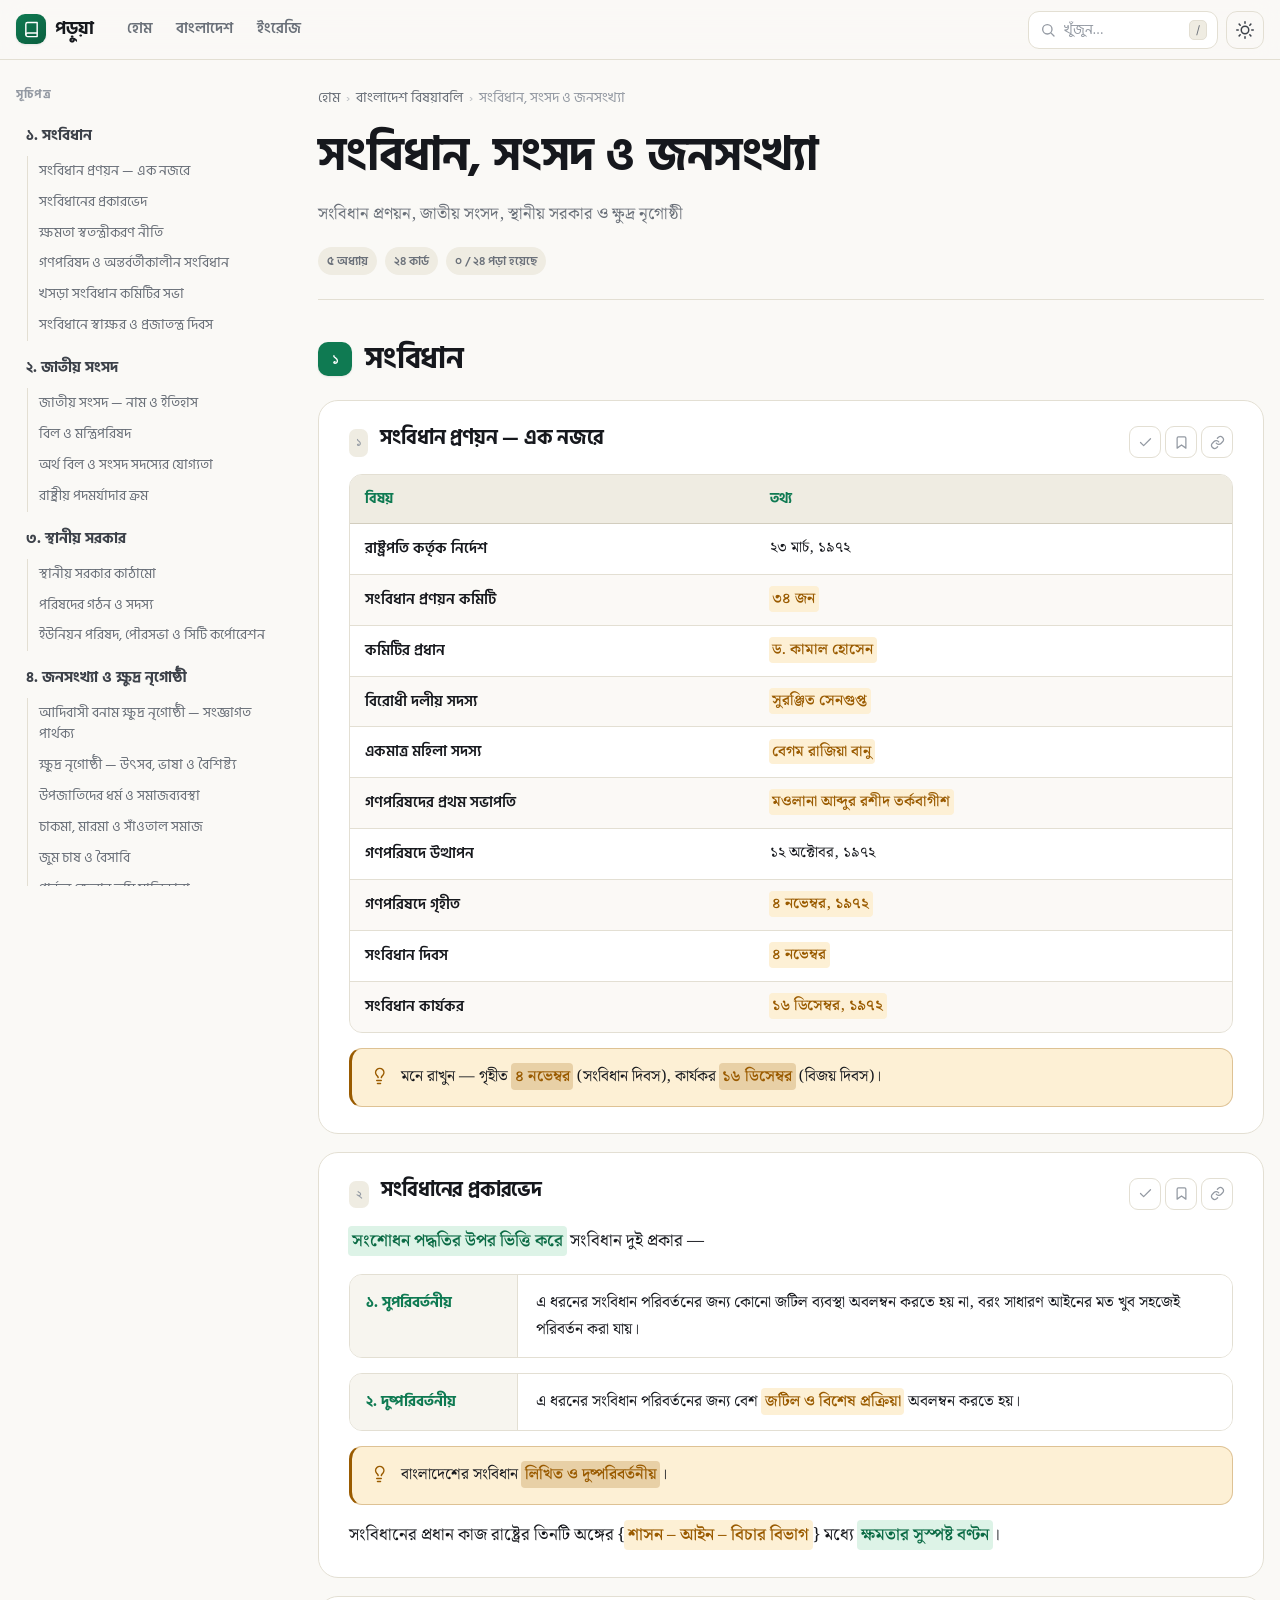
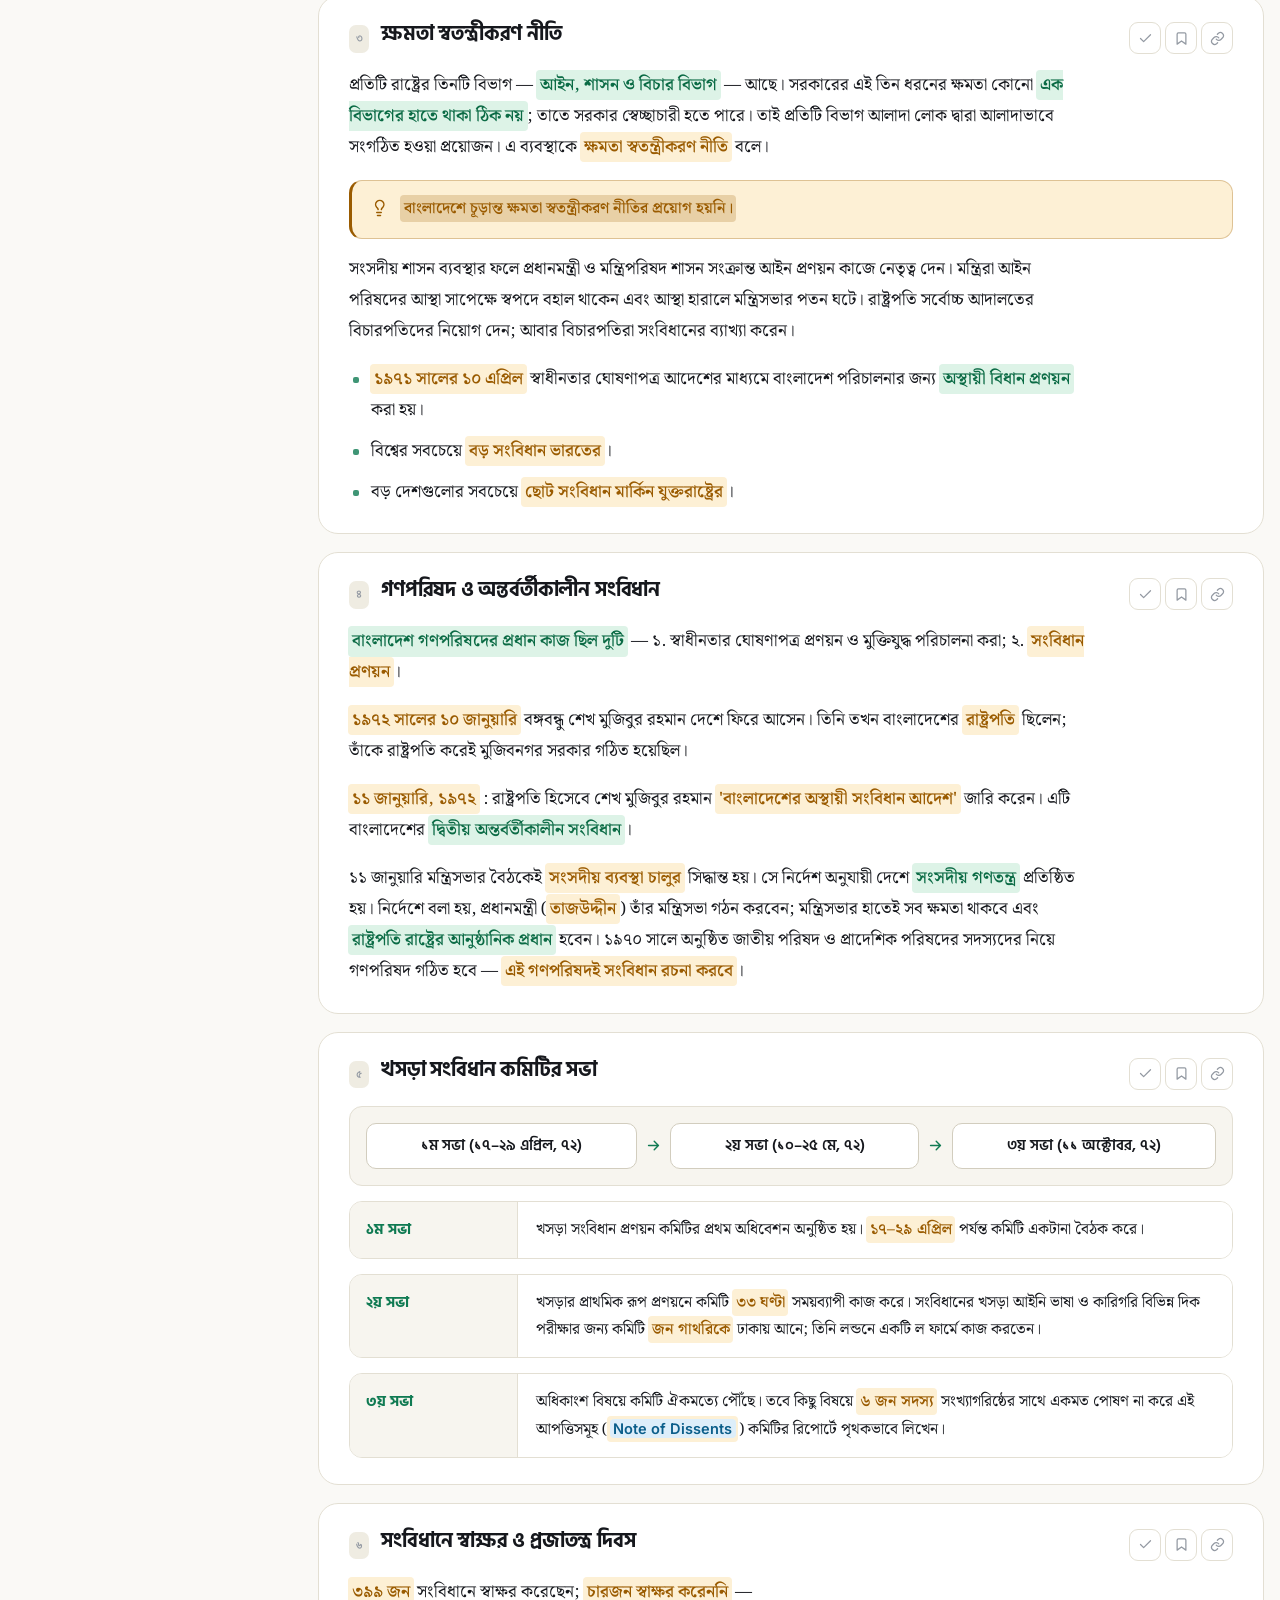
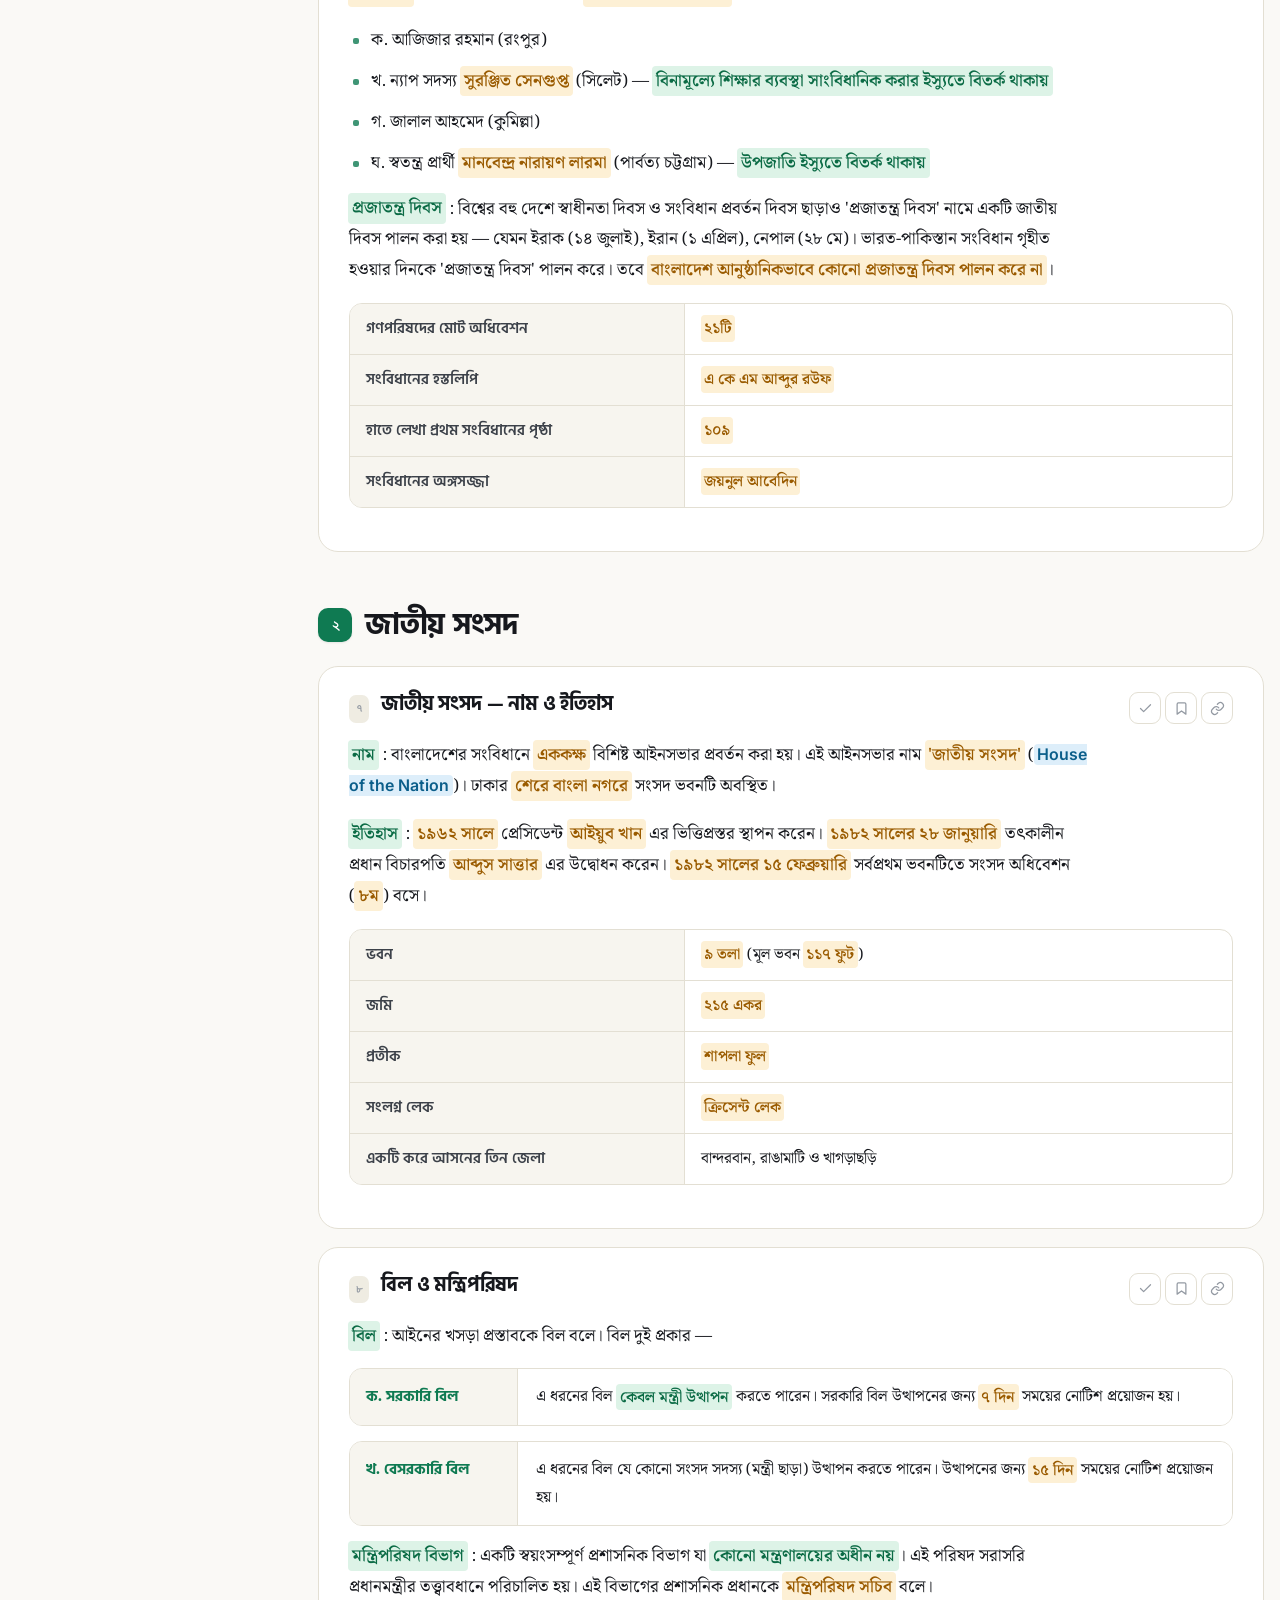
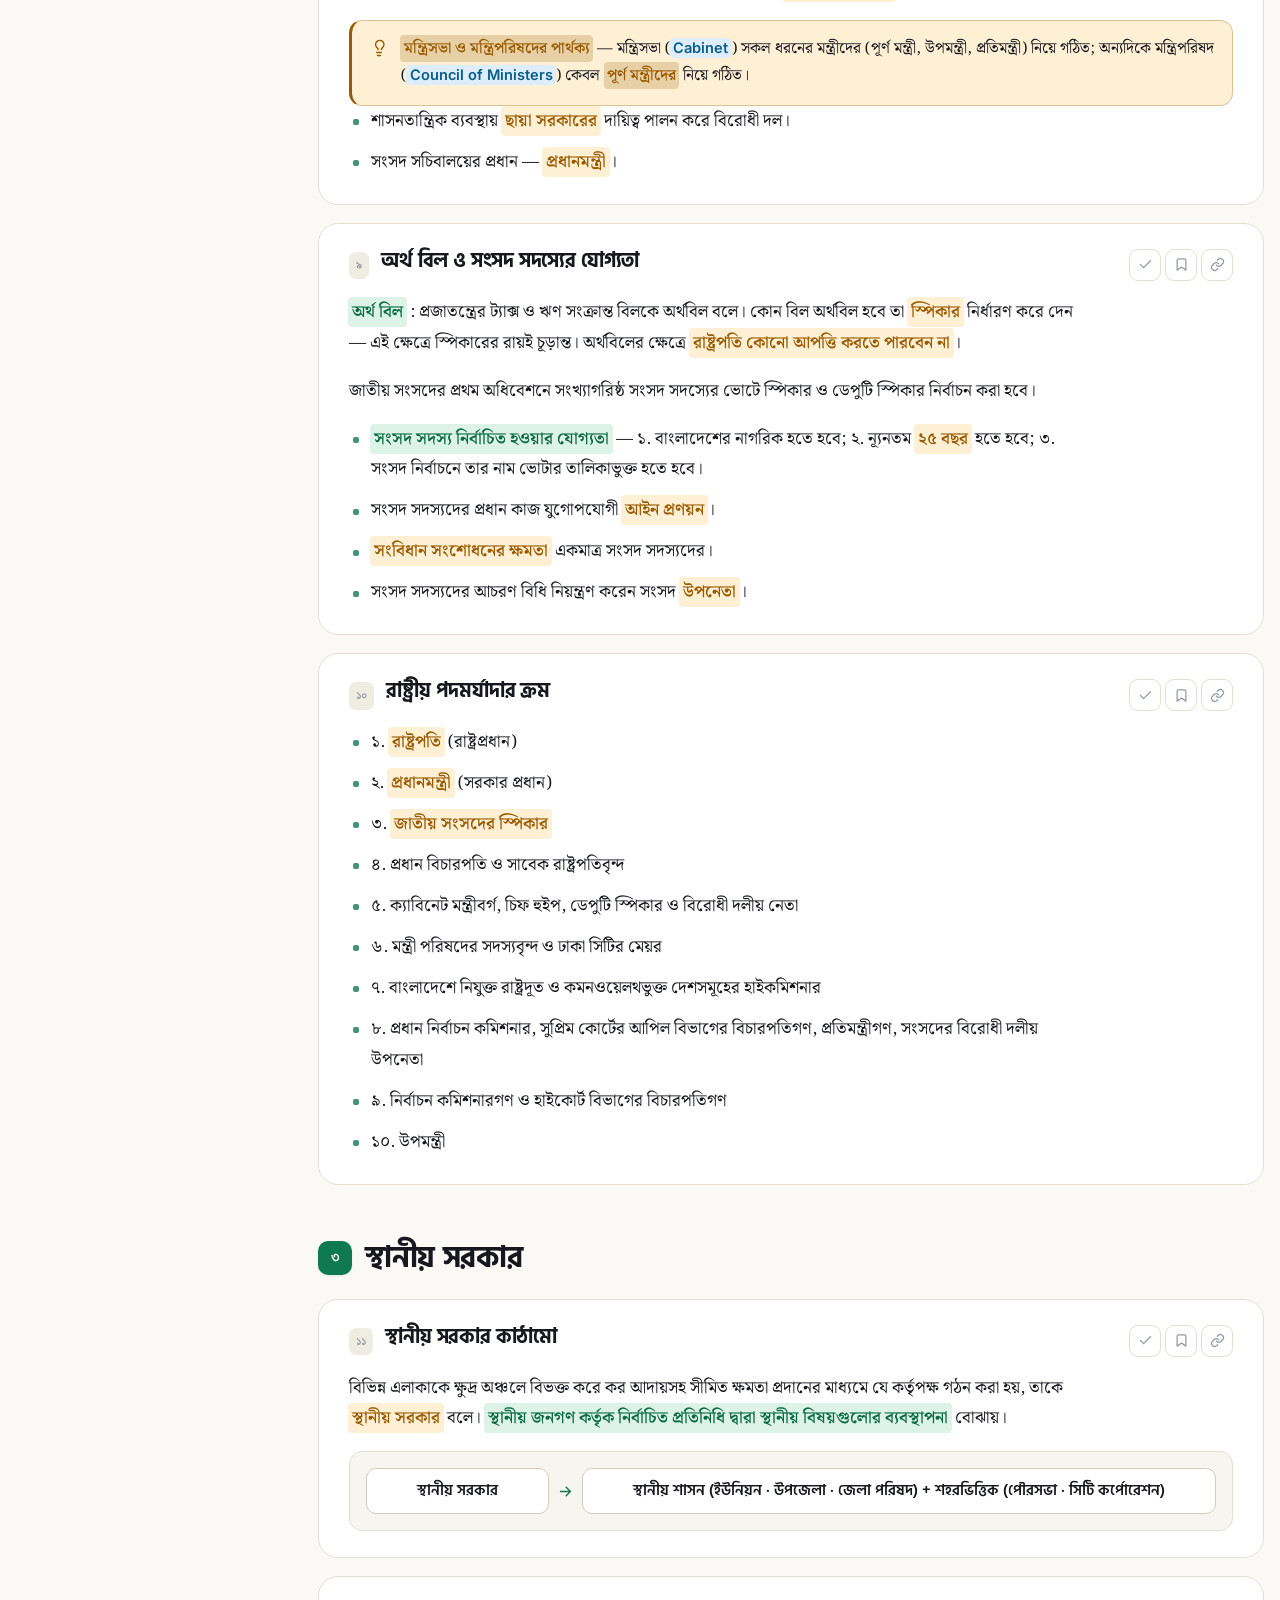
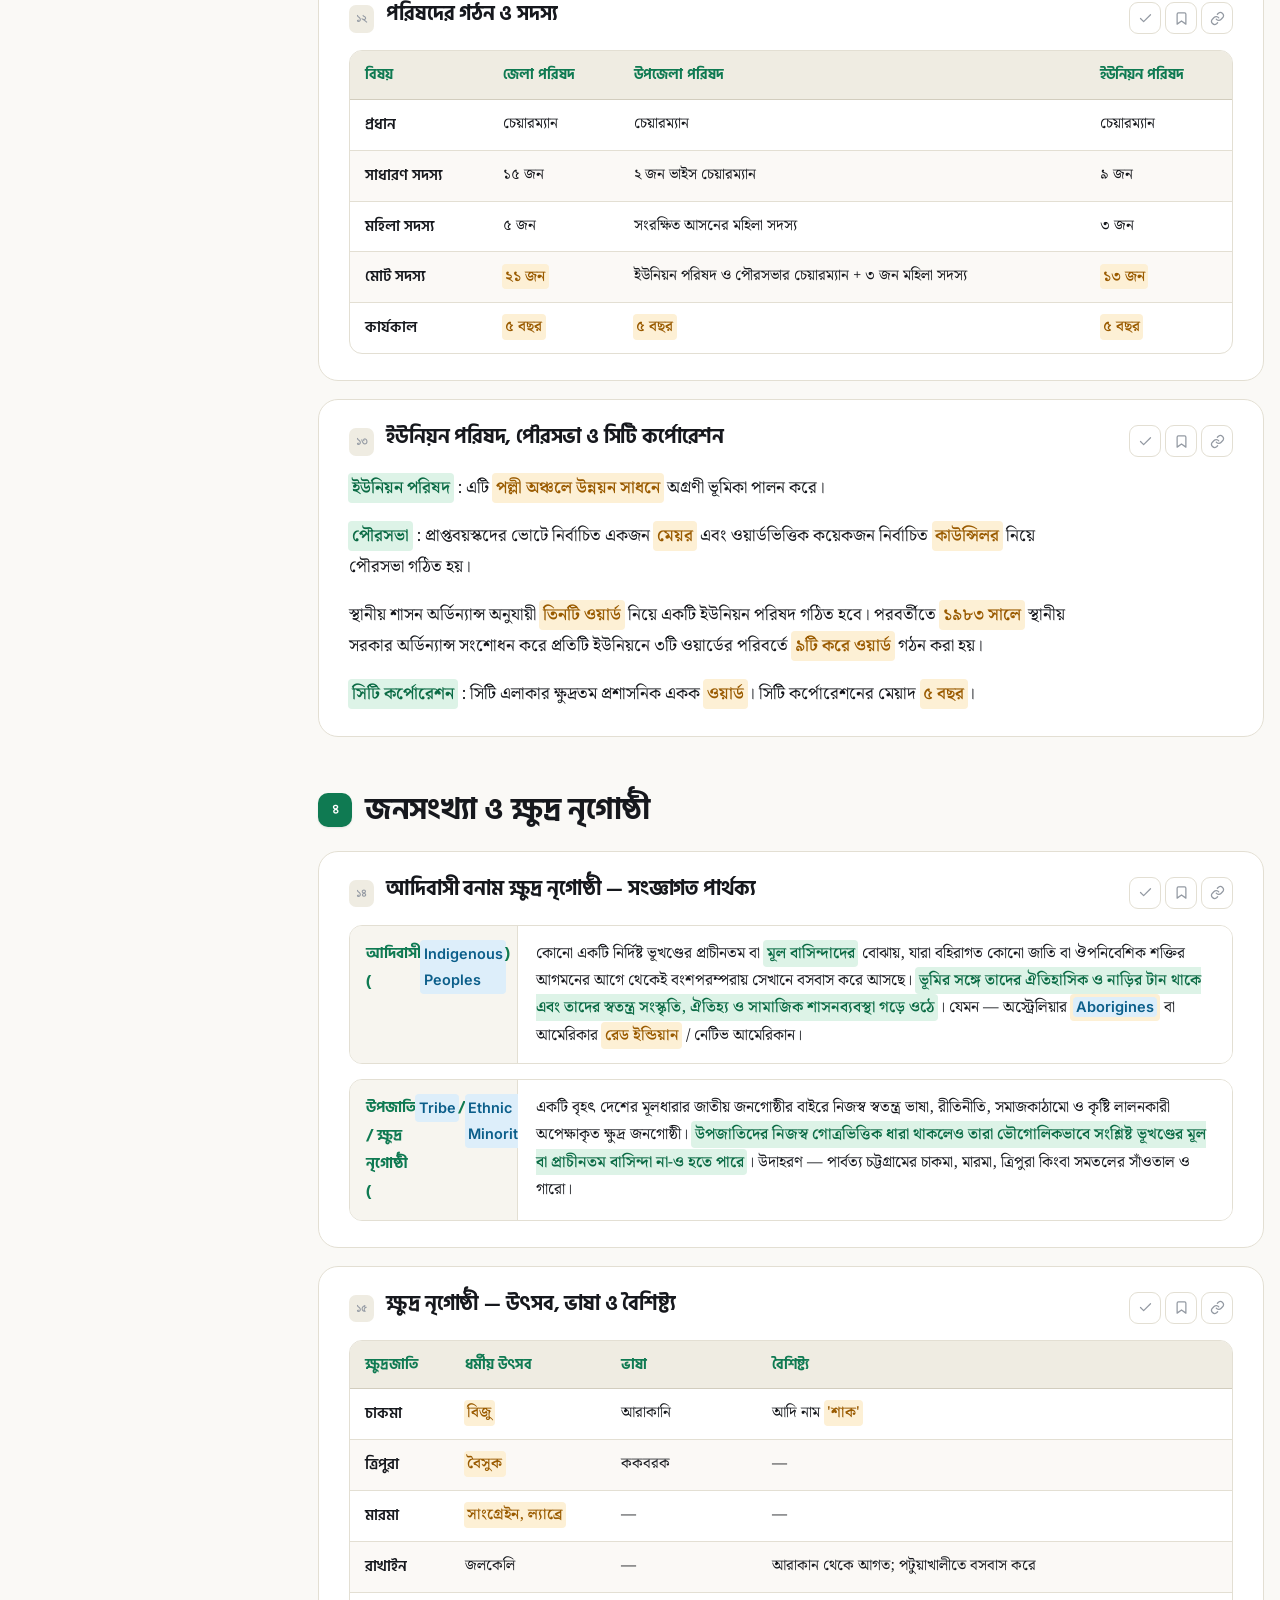
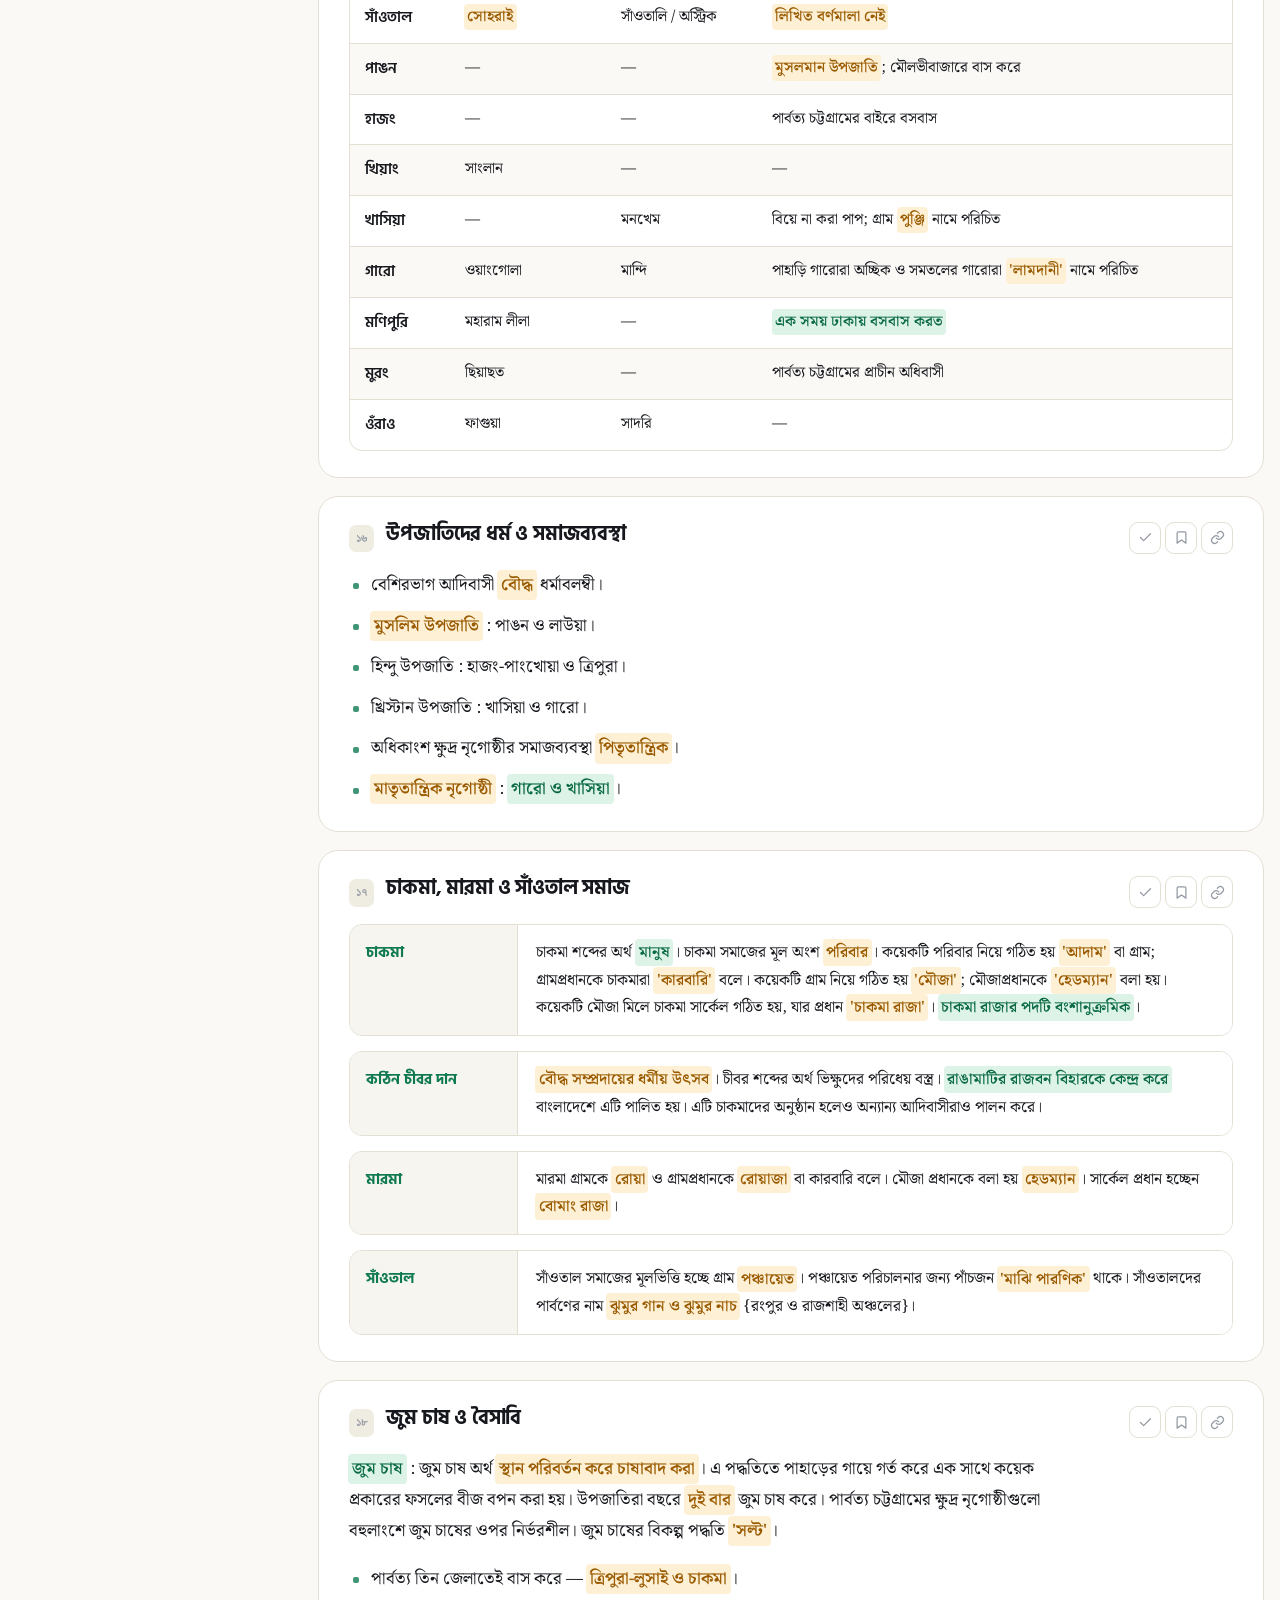
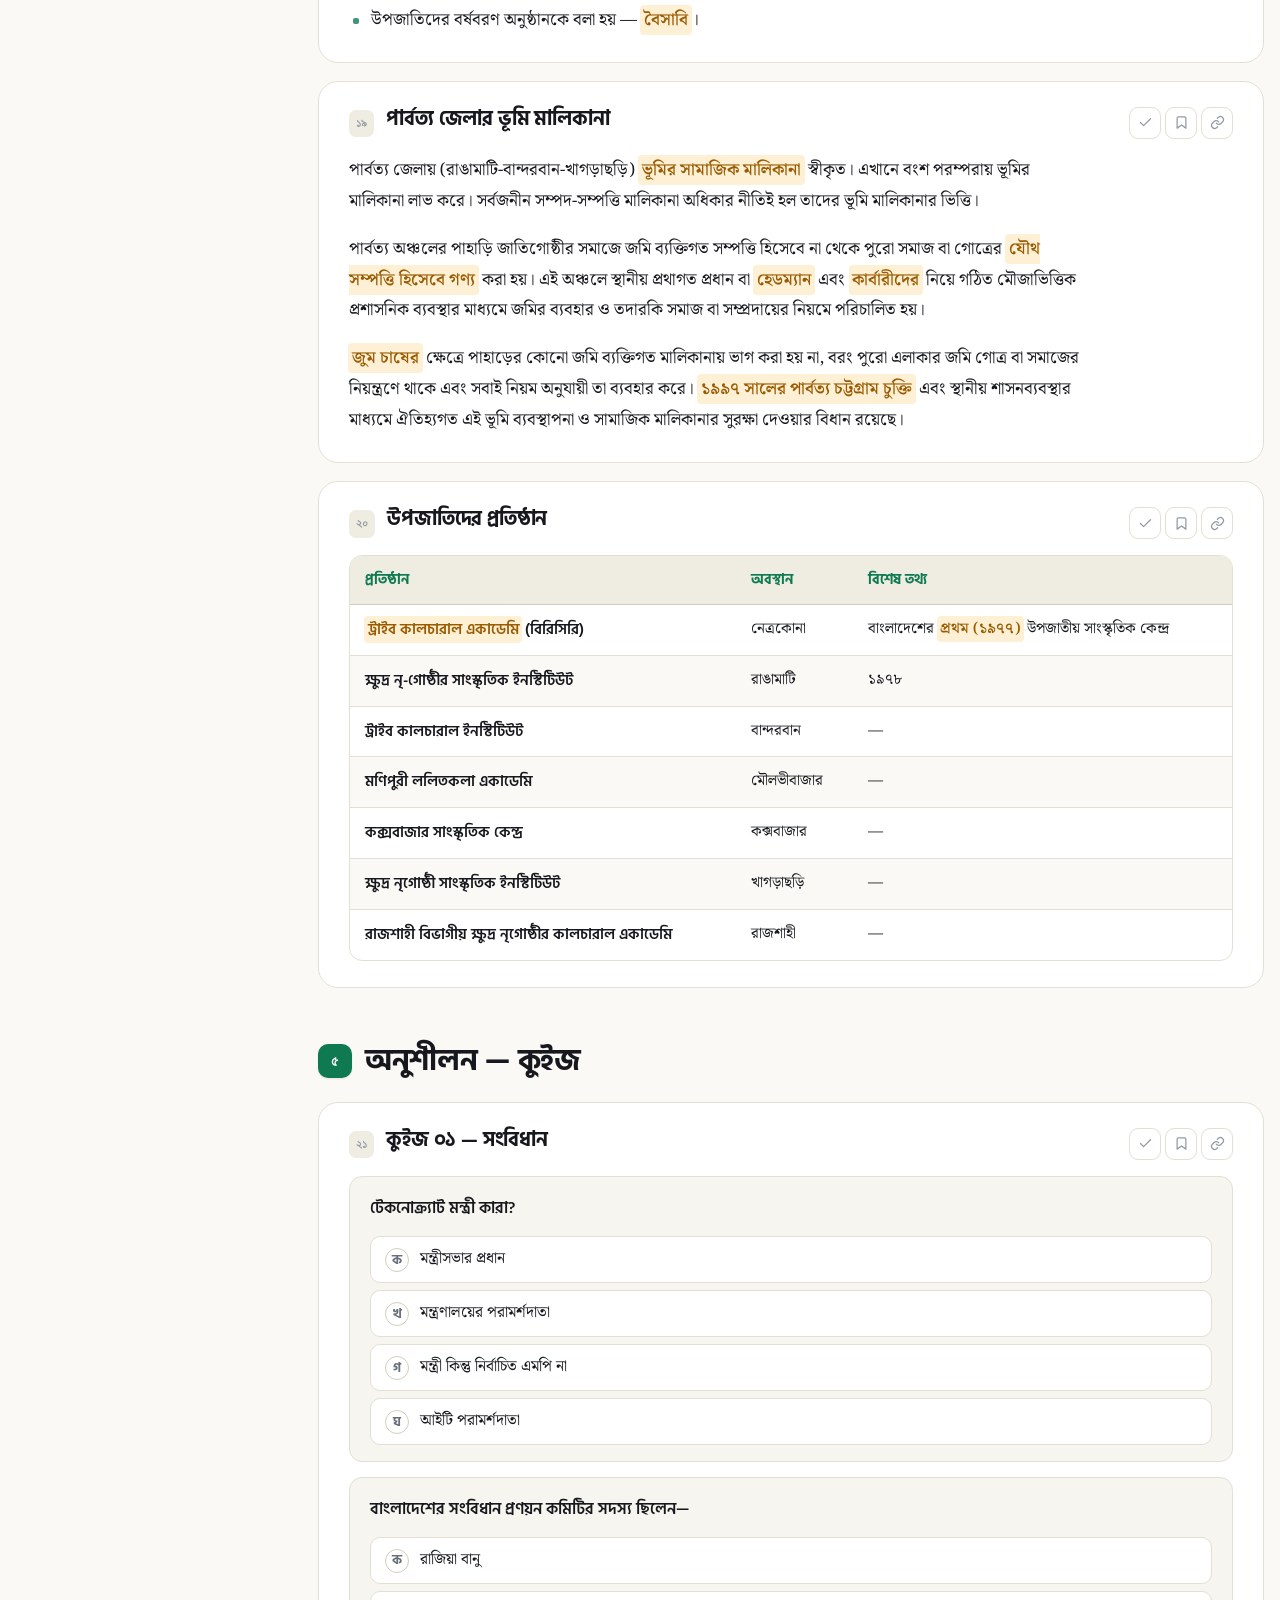
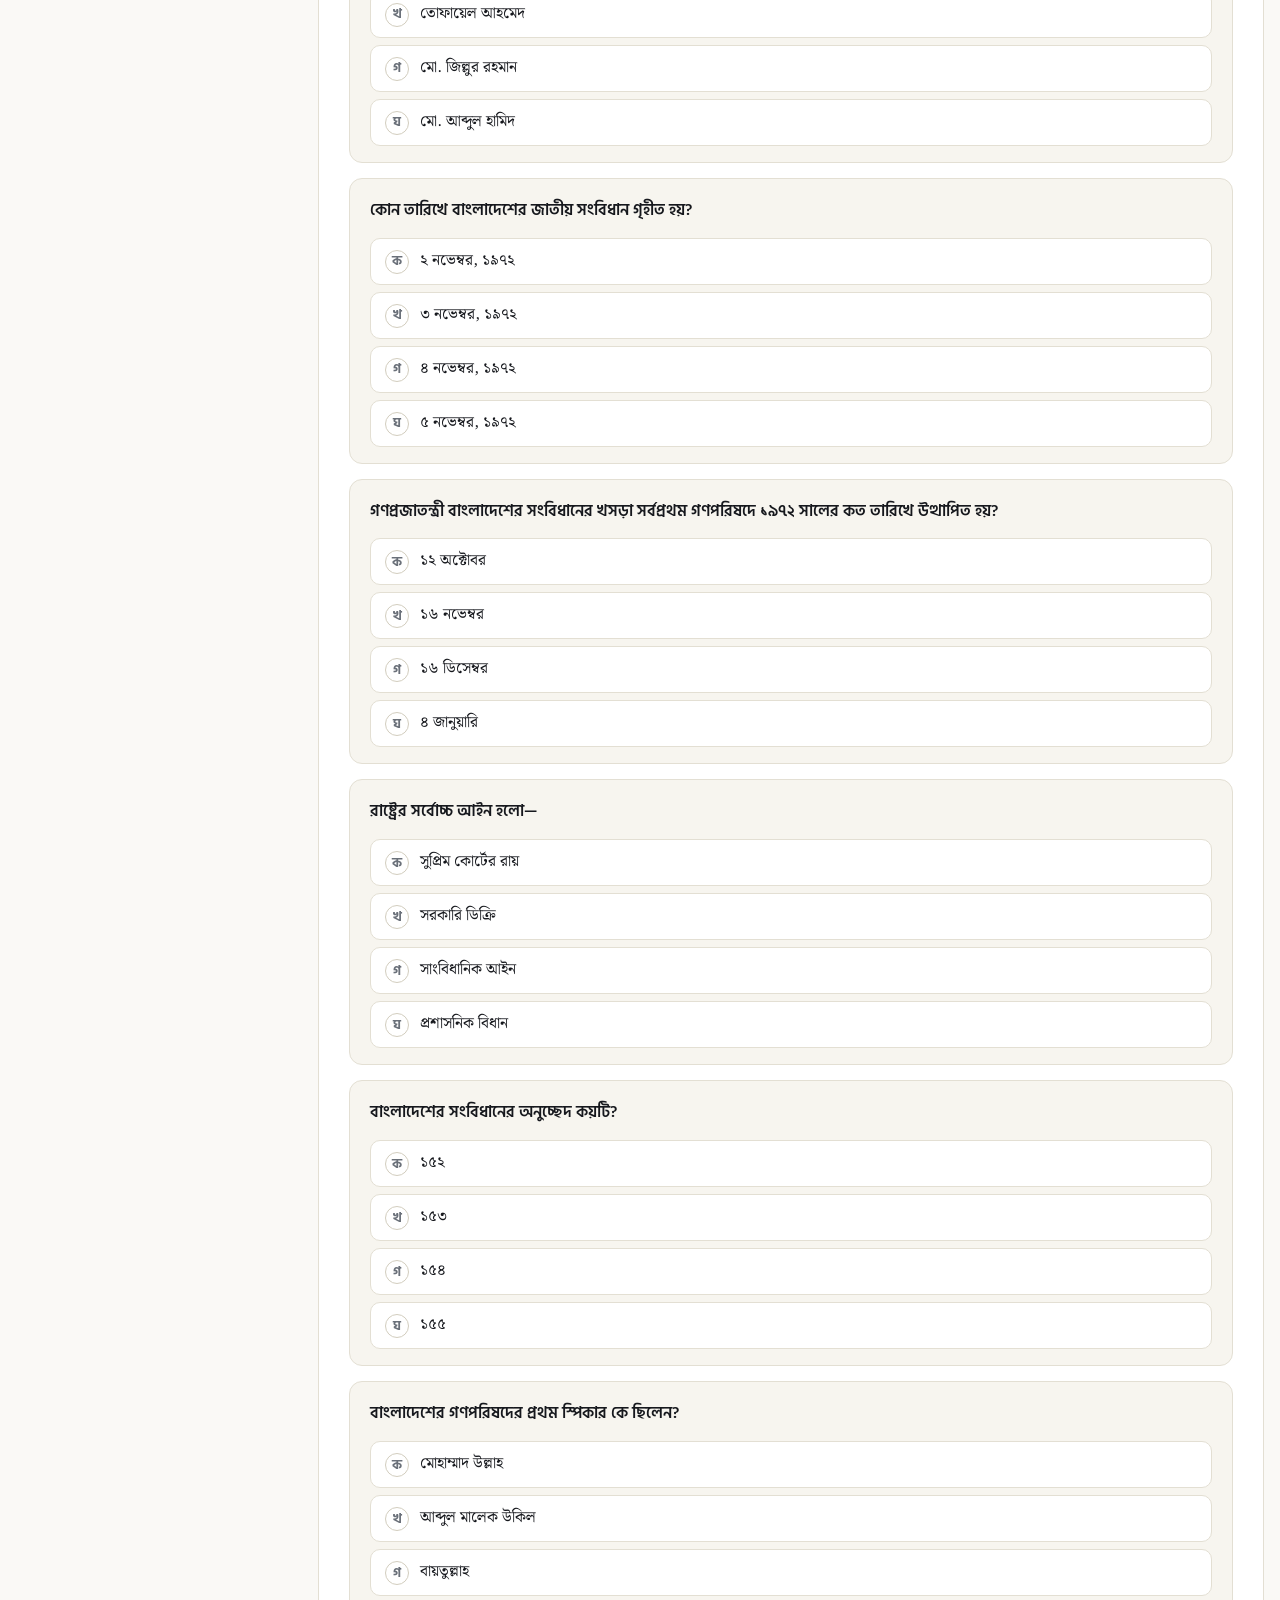
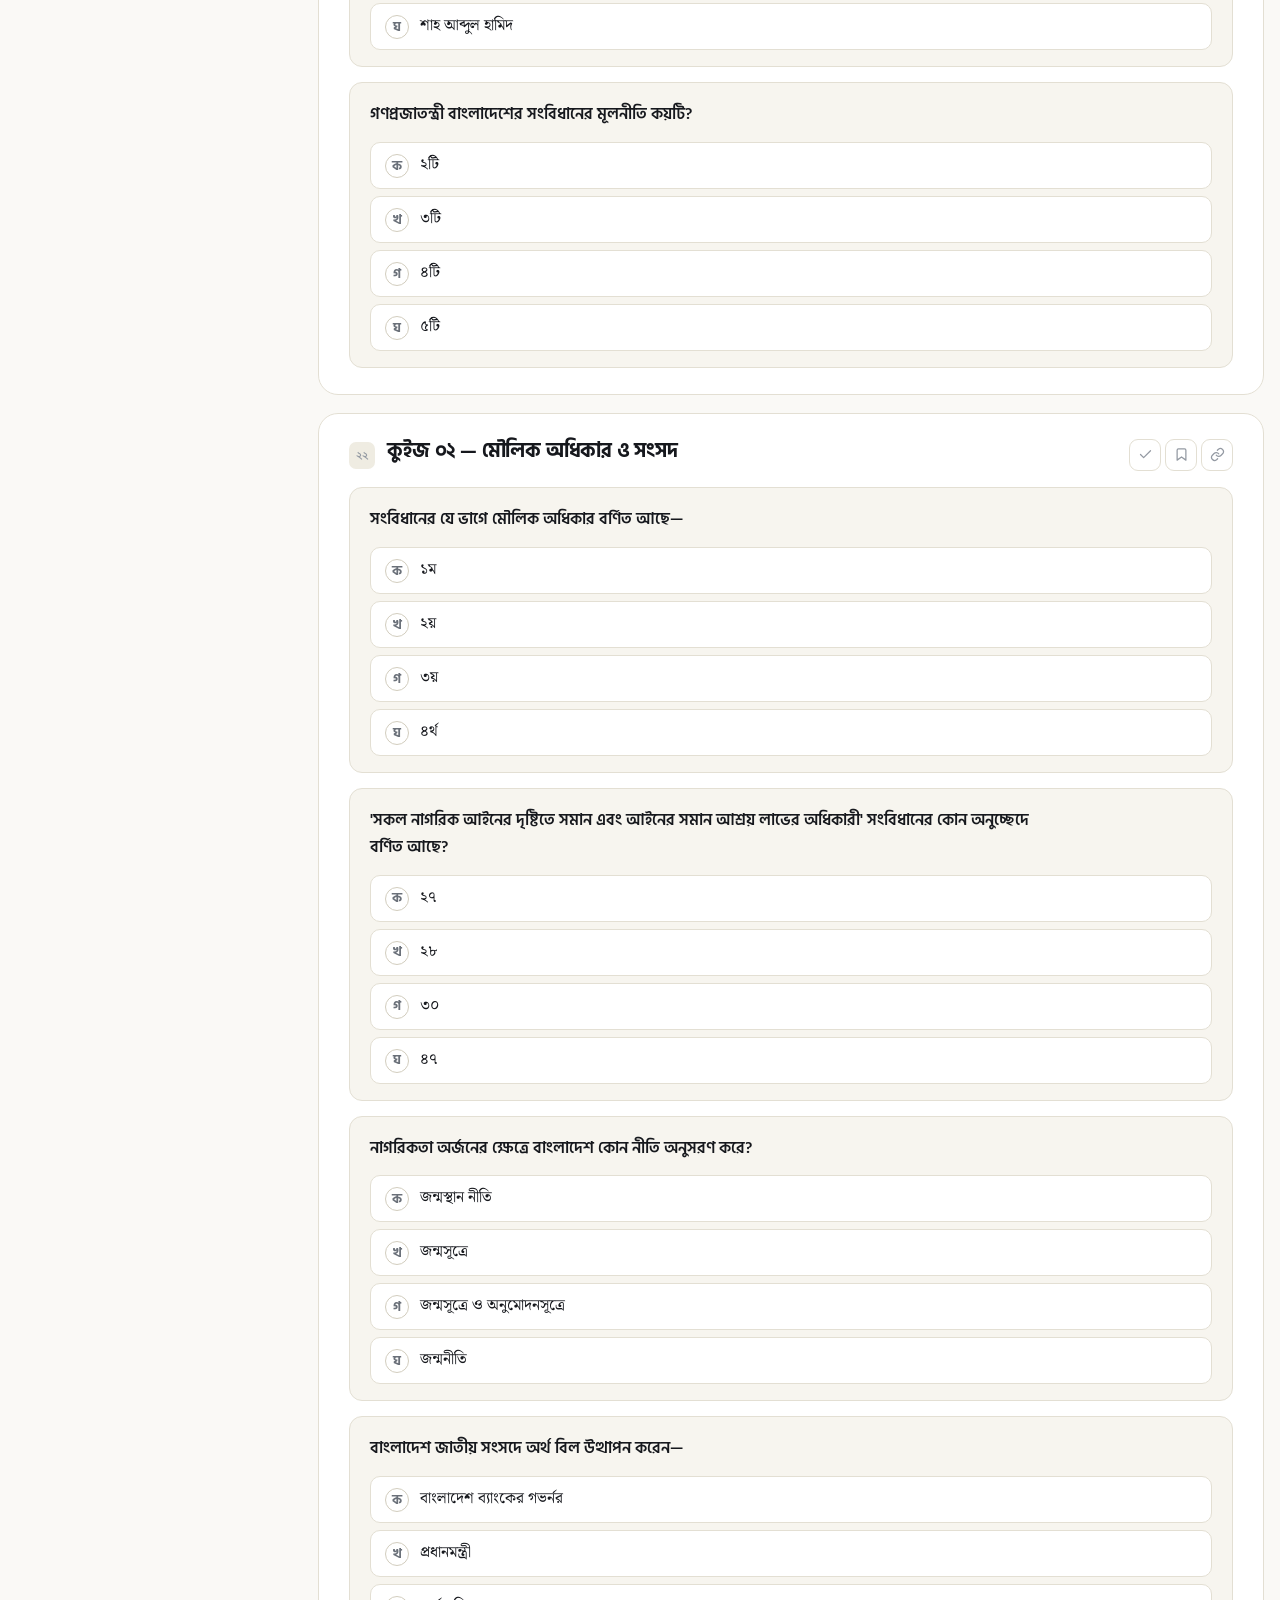
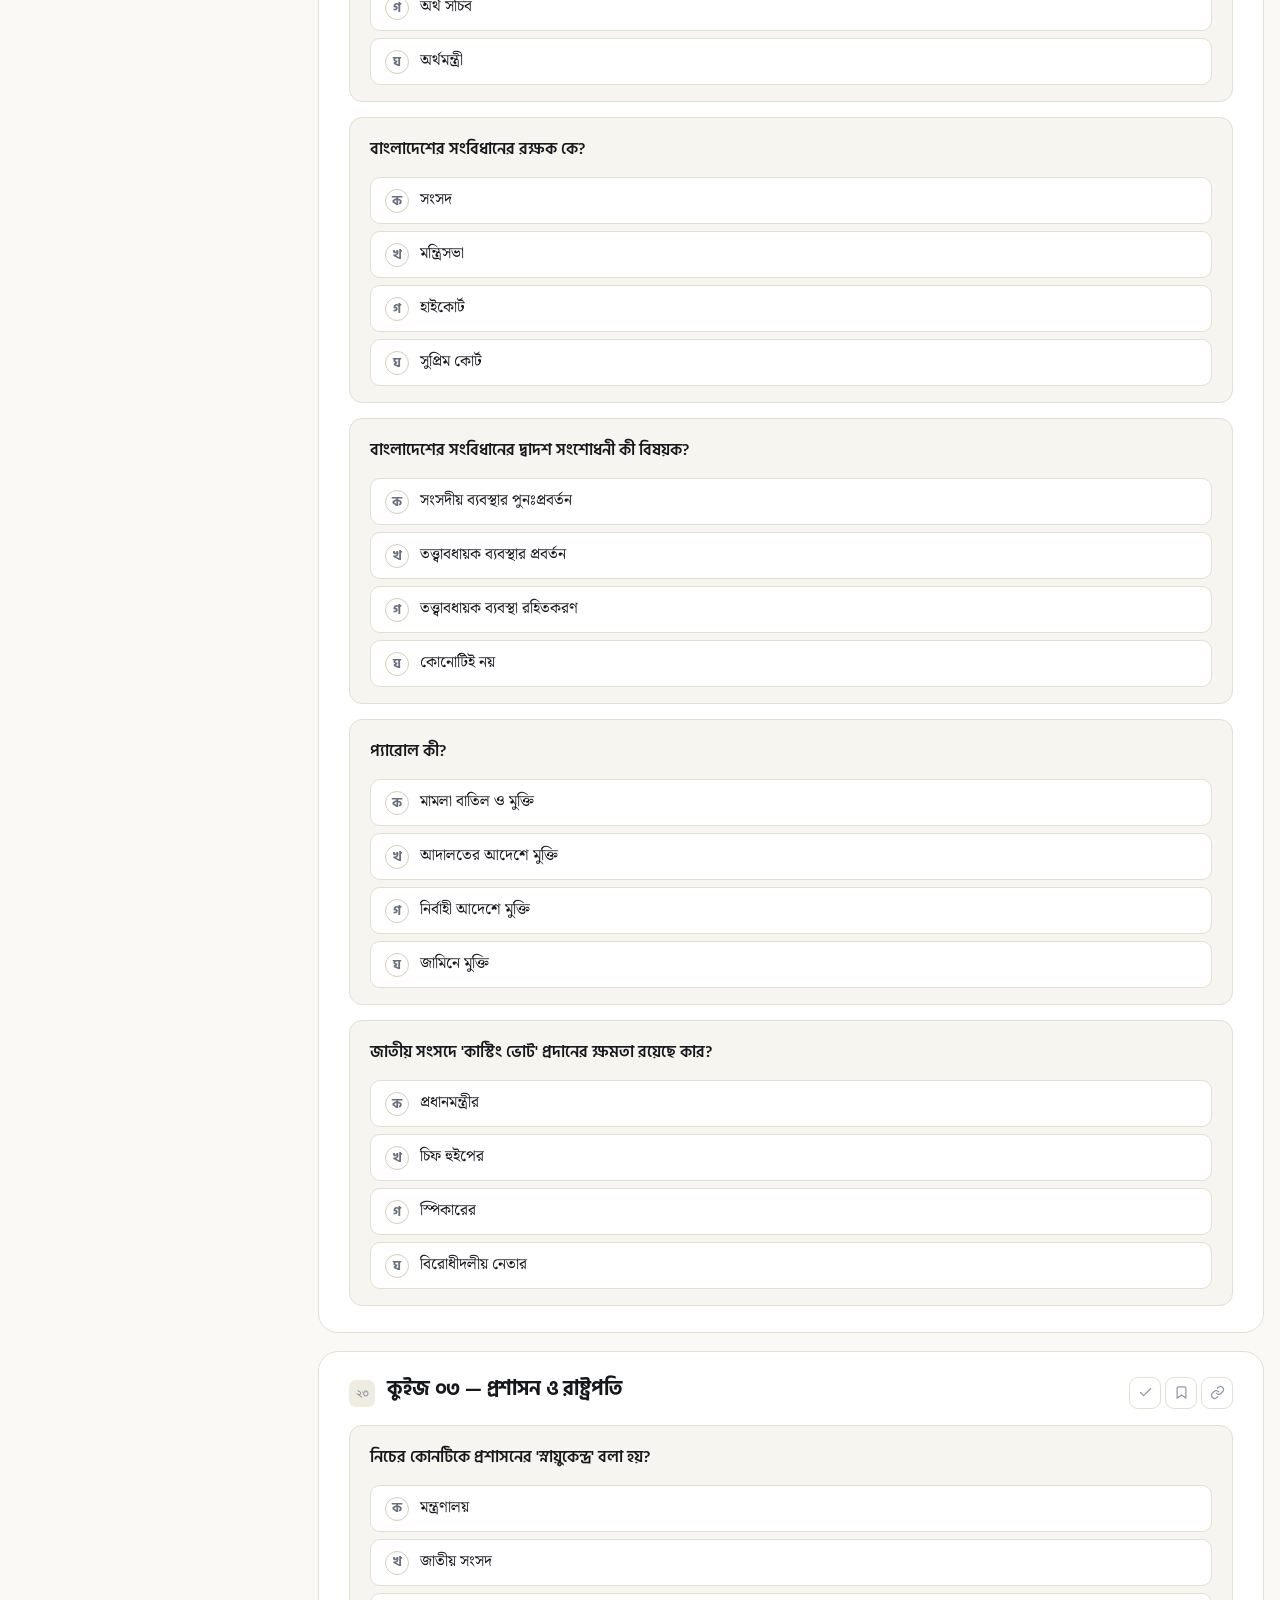
<file: bangladesh-affairs/bd-constitution-society/index.html>
<!doctype html>
<html lang="bn" data-base="../../">
<head>
<meta charset="utf-8">
<meta name="viewport" content="width=device-width, initial-scale=1, viewport-fit=cover">
<title>সংবিধান, সংসদ ও জনসংখ্যা — বাংলাদেশ বিষয়াবলি | পড়ুয়া</title>
<meta name="description" content="বাংলাদেশের সংবিধান প্রণয়নের ইতিহাস, ক্ষমতা স্বতন্ত্রীকরণ নীতি, জাতীয় সংসদ, বিল ও মন্ত্রিপরিষদ, পদমর্যাদার ক্রম, স্থানীয় সরকার কাঠামো এবং ক্ষুদ্র নৃগোষ্ঠী — অনুশীলন প্রশ্নসহ পূর্ণাঙ্গ নোট।">
<meta name="keywords" content="বাংলাদেশের সংবিধান, গণপরিষদ, ড. কামাল হোসেন, জাতীয় সংসদ, ক্ষমতা স্বতন্ত্রীকরণ, স্থানীয় সরকার, ইউনিয়ন পরিষদ, ক্ষুদ্র নৃগোষ্ঠী, জুম চাষ, পদমর্যাদার ক্রম, চাকমা, গারো">
<link rel="canonical" href="https://subrotoasg.github.io/poruya/bangladesh-affairs/bd-constitution-society/">
<meta name="robots" content="index, follow, max-snippet:-1, max-image-preview:large, max-video-preview:-1">
<meta name="theme-color" content="#faf9f6">
<meta name="color-scheme" content="light dark">
<meta property="og:type" content="article">
<meta property="og:site_name" content="পড়ুয়া">
<meta property="og:locale" content="bn_BD">
<meta property="og:title" content="সংবিধান, সংসদ ও জনসংখ্যা — বাংলাদেশ বিষয়াবলি | পড়ুয়া">
<meta property="og:description" content="বাংলাদেশের সংবিধান প্রণয়নের ইতিহাস, ক্ষমতা স্বতন্ত্রীকরণ নীতি, জাতীয় সংসদ, বিল ও মন্ত্রিপরিষদ, পদমর্যাদার ক্রম, স্থানীয় সরকার কাঠামো এবং ক্ষুদ্র নৃগোষ্ঠী — অনুশীলন প্রশ্নসহ পূর্ণাঙ্গ নোট।">
<meta property="og:url" content="https://subrotoasg.github.io/poruya/bangladesh-affairs/bd-constitution-society/">
<meta name="twitter:card" content="summary_large_image">
<meta name="twitter:title" content="সংবিধান, সংসদ ও জনসংখ্যা — বাংলাদেশ বিষয়াবলি | পড়ুয়া">
<meta name="twitter:description" content="বাংলাদেশের সংবিধান প্রণয়নের ইতিহাস, ক্ষমতা স্বতন্ত্রীকরণ নীতি, জাতীয় সংসদ, বিল ও মন্ত্রিপরিষদ, পদমর্যাদার ক্রম, স্থানীয় সরকার কাঠামো এবং ক্ষুদ্র নৃগোষ্ঠী — অনুশীলন প্রশ্নসহ পূর্ণাঙ্গ নোট।">
<link rel="icon" href="../../assets/favicon.svg" type="image/svg+xml">
<link rel="manifest" href="../../manifest.webmanifest">
<link rel="alternate" type="text/markdown" href="https://subrotoasg.github.io/poruya/bangladesh-affairs/bd-constitution-society/index.md">
<link rel="preconnect" href="https://fonts.googleapis.com">
<link rel="preconnect" href="https://fonts.gstatic.com" crossorigin>
<link rel="stylesheet" href="https://fonts.googleapis.com/css2?family=Hind+Siliguri:wght@400;500;600;700&family=Noto+Serif+Bengali:wght@400;500;600;700&family=Inter:wght@400;500;600;700&display=swap">
<link rel="stylesheet" href="../../assets/css/style.css">
<script>try{var t=localStorage.getItem('theme');if(t==='dark'||t==='light')document.documentElement.setAttribute('data-theme',t)}catch(e){}</script>
<script type="application/ld+json">{"@context":"https://schema.org","@type":"Article","headline":"সংবিধান, সংসদ ও জনসংখ্যা","description":"বাংলাদেশের সংবিধান প্রণয়নের ইতিহাস, ক্ষমতা স্বতন্ত্রীকরণ নীতি, জাতীয় সংসদ, বিল ও মন্ত্রিপরিষদ, পদমর্যাদার ক্রম, স্থানীয় সরকার কাঠামো এবং ক্ষুদ্র নৃগোষ্ঠী — অনুশীলন প্রশ্নসহ পূর্ণাঙ্গ নোট।","inLanguage":"bn","mainEntityOfPage":"https://subrotoasg.github.io/poruya/bangladesh-affairs/bd-constitution-society/","articleSection":"বাংলাদেশ বিষয়াবলি","keywords":"বাংলাদেশের সংবিধান, গণপরিষদ, ড. কামাল হোসেন, জাতীয় সংসদ, ক্ষমতা স্বতন্ত্রীকরণ, স্থানীয় সরকার, ইউনিয়ন পরিষদ, ক্ষুদ্র নৃগোষ্ঠী, জুম চাষ, পদমর্যাদার ক্রম, চাকমা, গারো","isPartOf":{"@type":"CreativeWorkSeries","name":"বাংলাদেশ বিষয়াবলি","url":"https://subrotoasg.github.io/poruya/bangladesh-affairs/"}}</script>
<script type="application/ld+json">{"@context":"https://schema.org","@type":"BreadcrumbList","itemListElement":[{"@type":"ListItem","position":1,"name":"হোম","item":"https://subrotoasg.github.io/poruya/"},{"@type":"ListItem","position":2,"name":"বাংলাদেশ বিষয়াবলি","item":"https://subrotoasg.github.io/poruya/bangladesh-affairs/"},{"@type":"ListItem","position":3,"name":"সংবিধান, সংসদ ও জনসংখ্যা","item":"https://subrotoasg.github.io/poruya/bangladesh-affairs/bd-constitution-society/"}]}</script>
<script type="application/ld+json">{"@context":"https://schema.org","@type":"LearningResource","name":"সংবিধান, সংসদ ও জনসংখ্যা","learningResourceType":"নোট","educationalLevel":"পরীক্ষা প্রস্তুতি","inLanguage":"bn","url":"https://subrotoasg.github.io/poruya/bangladesh-affairs/bd-constitution-society/","teaches":"সংবিধান, জাতীয় সংসদ, স্থানীয় সরকার, জনসংখ্যা ও ক্ষুদ্র নৃগোষ্ঠী, অনুশীলন — কুইজ"}</script>
</head>
<body class="" data-topic="bd-constitution-society">
<a class="skip-link" href="#main">মূল কন্টেন্টে যান</a>

<header class="site-header">
  <div class="wrap">
    <a class="brand" href="../../">
      <span class="brand-mark"><svg viewBox="0 0 24 24" fill="none" stroke="currentColor" stroke-width="2" stroke-linecap="round" stroke-linejoin="round" aria-hidden="true"><path d="M4 19.5A2.5 2.5 0 0 1 6.5 17H20"/><path d="M6.5 2H20v20H6.5A2.5 2.5 0 0 1 4 19.5v-15A2.5 2.5 0 0 1 6.5 2Z"/></svg></span>
      পড়ুয়া
    </a>
    <nav class="header-nav" aria-label="প্রধান মেনু">
      <a href="../../">হোম</a>
      <a href="../../bangladesh-affairs/">বাংলাদেশ</a>
      <a href="../../english/">ইংরেজি</a>
    </nav>
    <div class="header-tools">
      <button class="search-trigger" data-search-open type="button" aria-label="খুঁজুন">
        <svg viewBox="0 0 24 24" fill="none" stroke="currentColor" stroke-width="2" stroke-linecap="round" stroke-linejoin="round" aria-hidden="true"><circle cx="11" cy="11" r="7"/><path d="m21 21-4.3-4.3"/></svg><span>খুঁজুন…</span><kbd>/</kbd>
      </button>
      <button class="icon-btn" data-theme-btn type="button" aria-label="থিম পরিবর্তন"><svg viewBox="0 0 24 24" fill="none" stroke="currentColor" stroke-width="2" stroke-linecap="round" stroke-linejoin="round" aria-hidden="true"><path d="M12 17a5 5 0 1 0 0-10 5 5 0 0 0 0 10Z"/><path d="M12 1v2M12 21v2M4.2 4.2l1.4 1.4M18.4 18.4l1.4 1.4M1 12h2M21 12h2M4.2 19.8l1.4-1.4M18.4 5.6l1.4-1.4"/></svg></button>
    </div>
  </div>
  <div class="progress-rail" aria-hidden="true"><i></i></div>
</header>

<main id="main">
<div class="wrap">
  <div class="topic-layout">
    <nav class="toc" aria-label="এই পাতার সূচি">
  <h4>সূচিপত্র</h4>
  <ol>
    <li class="toc-sec">
      <a href="#constitution">১. সংবিধান</a>
      <ol><li><a href="#constitution-making">সংবিধান প্রণয়ন — এক নজরে</a></li><li><a href="#constitution-types">সংবিধানের প্রকারভেদ</a></li><li><a href="#separation-of-powers">ক্ষমতা স্বতন্ত্রীকরণ নীতি</a></li><li><a href="#gonoporishod">গণপরিষদ ও অন্তর্বর্তীকালীন সংবিধান</a></li><li><a href="#draft-committee">খসড়া সংবিধান কমিটির সভা</a></li><li><a href="#signatories">সংবিধানে স্বাক্ষর ও প্রজাতন্ত্র দিবস</a></li></ol>
    </li>
    <li class="toc-sec">
      <a href="#parliament">২. জাতীয় সংসদ</a>
      <ol><li><a href="#parliament-basics">জাতীয় সংসদ — নাম ও ইতিহাস</a></li><li><a href="#bills">বিল ও মন্ত্রিপরিষদ</a></li><li><a href="#money-bill">অর্থ বিল ও সংসদ সদস্যের যোগ্যতা</a></li><li><a href="#precedence">রাষ্ট্রীয় পদমর্যাদার ক্রম</a></li></ol>
    </li>
    <li class="toc-sec">
      <a href="#local-government">৩. স্থানীয় সরকার</a>
      <ol><li><a href="#lg-structure">স্থানীয় সরকার কাঠামো</a></li><li><a href="#lg-councils">পরিষদের গঠন ও সদস্য</a></li><li><a href="#union-pourasava">ইউনিয়ন পরিষদ, পৌরসভা ও সিটি কর্পোরেশন</a></li></ol>
    </li>
    <li class="toc-sec">
      <a href="#population">৪. জনসংখ্যা ও ক্ষুদ্র নৃগোষ্ঠী</a>
      <ol><li><a href="#definitions">আদিবাসী বনাম ক্ষুদ্র নৃগোষ্ঠী — সংজ্ঞাগত পার্থক্য</a></li><li><a href="#ethnic-table">ক্ষুদ্র নৃগোষ্ঠী — উৎসব, ভাষা ও বৈশিষ্ট্য</a></li><li><a href="#ethnic-religion">উপজাতিদের ধর্ম ও সমাজব্যবস্থা</a></li><li><a href="#social-structure">চাকমা, মারমা ও সাঁওতাল সমাজ</a></li><li><a href="#jhum">জুম চাষ ও বৈসাবি</a></li><li><a href="#land-ownership">পার্বত্য জেলার ভূমি মালিকানা</a></li><li><a href="#ethnic-institutions">উপজাতিদের প্রতিষ্ঠান</a></li></ol>
    </li>
    <li class="toc-sec">
      <a href="#quiz">৫. অনুশীলন — কুইজ</a>
      <ol><li><a href="#quiz-const-1">কুইজ ০১ — সংবিধান</a></li><li><a href="#quiz-const-2">কুইজ ০২ — মৌলিক অধিকার ও সংসদ</a></li><li><a href="#quiz-const-3">কুইজ ০৩ — প্রশাসন ও রাষ্ট্রপতি</a></li><li><a href="#quiz-misc">কুইজ ০৪ — মিশ্র ও শিক্ষা</a></li></ol>
    </li>
  </ol>
</nav>
    <div>
      <header class="topic-head">
        <nav class="breadcrumb" aria-label="ব্রেডক্রাম্ব">
          <a href="../../">হোম</a><span aria-hidden="true">›</span>
          <a href="../">বাংলাদেশ বিষয়াবলি</a><span aria-hidden="true">›</span>
          <span>সংবিধান, সংসদ ও জনসংখ্যা</span>
        </nav>
        <h1>সংবিধান, সংসদ ও জনসংখ্যা</h1>
        <p class="sub">সংবিধান প্রণয়ন, জাতীয় সংসদ, স্থানীয় সরকার ও ক্ষুদ্র নৃগোষ্ঠী</p>
        <div class="topic-meta">
          <span class="chip">৫ অধ্যায়</span>
          <span class="chip">২৪ কার্ড</span>
          <span class="chip" data-read-count>০ / ২৪ পড়া হয়েছে</span>
        </div>
      </header>
      <section class="sec" id="constitution">
  <div class="sec-head">
    <span class="sec-num">১</span>
    <h2>সংবিধান</h2>
  </div>
  <article class="card" id="constitution-making">
    <div class="card-head">
      <span class="card-num">১</span>
      <h3>সংবিধান প্রণয়ন — এক নজরে</h3>
      <div class="card-actions">
        <button class="mini-btn rd" type="button" aria-pressed="false" aria-label="পড়া হয়েছে চিহ্নিত করুন" title="পড়া হয়েছে"><svg viewBox="0 0 24 24" fill="none" stroke="currentColor" stroke-width="2" stroke-linecap="round" stroke-linejoin="round" aria-hidden="true"><path d="M20 6 9 17l-5-5"/></svg></button>
        <button class="mini-btn bm" type="button" aria-pressed="false" aria-label="বুকমার্ক" title="বুকমার্ক"><svg viewBox="0 0 24 24" fill="none" stroke="currentColor" stroke-width="2" stroke-linecap="round" stroke-linejoin="round" aria-hidden="true"><path d="m19 21-7-5-7 5V5a2 2 0 0 1 2-2h10a2 2 0 0 1 2 2z"/></svg></button>
        <button class="mini-btn cp" type="button" aria-label="লিংক কপি" title="লিংক কপি"><svg viewBox="0 0 24 24" fill="none" stroke="currentColor" stroke-width="2" stroke-linecap="round" stroke-linejoin="round" aria-hidden="true"><path d="M10 13a5 5 0 0 0 7.5.5l3-3a5 5 0 0 0-7-7l-1.7 1.7"/><path d="M14 11a5 5 0 0 0-7.5-.5l-3 3a5 5 0 0 0 7 7l1.7-1.7"/></svg></button>
      </div>
    </div>
    <div class="card-body">
      <div class="table-wrap">
        <table>
          <thead><tr><th>বিষয়</th><th>তথ্য</th></tr></thead>
          <tbody><tr><td data-label="বিষয়">রাষ্ট্রপতি কর্তৃক নির্দেশ</td><td data-label="তথ্য">২৩ মার্চ, ১৯৭২</td></tr><tr><td data-label="বিষয়">সংবিধান প্রণয়ন কমিটি</td><td data-label="তথ্য"><mark class="hl hl-gold">৩৪ জন</mark></td></tr><tr><td data-label="বিষয়">কমিটির প্রধান</td><td data-label="তথ্য"><mark class="hl hl-gold">ড. কামাল হোসেন</mark></td></tr><tr><td data-label="বিষয়">বিরোধী দলীয় সদস্য</td><td data-label="তথ্য"><mark class="hl hl-gold">সুরঞ্জিত সেনগুপ্ত</mark></td></tr><tr><td data-label="বিষয়">একমাত্র মহিলা সদস্য</td><td data-label="তথ্য"><mark class="hl hl-gold">বেগম রাজিয়া বানু</mark></td></tr><tr><td data-label="বিষয়">গণপরিষদের প্রথম সভাপতি</td><td data-label="তথ্য"><mark class="hl hl-gold">মওলানা আব্দুর রশীদ তর্কবাগীশ</mark></td></tr><tr><td data-label="বিষয়">গণপরিষদে উত্থাপন</td><td data-label="তথ্য">১২ অক্টোবর, ১৯৭২</td></tr><tr><td data-label="বিষয়">গণপরিষদে গৃহীত</td><td data-label="তথ্য"><mark class="hl hl-gold">৪ নভেম্বর, ১৯৭২</mark></td></tr><tr><td data-label="বিষয়">সংবিধান দিবস</td><td data-label="তথ্য"><mark class="hl hl-gold">৪ নভেম্বর</mark></td></tr><tr><td data-label="বিষয়">সংবিধান কার্যকর</td><td data-label="তথ্য"><mark class="hl hl-gold">১৬ ডিসেম্বর, ১৯৭২</mark></td></tr>
          </tbody>
        </table>
      </div>
      <div class="tip"><span class="tip-icon"><svg viewBox="0 0 24 24" fill="none" stroke="currentColor" stroke-width="2" stroke-linecap="round" stroke-linejoin="round" aria-hidden="true"><path d="M9 18h6M10 22h4"/><path d="M15.1 14c.3-1.3 1-2 2-3a5.5 5.5 0 1 0-8.2 0c1 1 1.7 1.7 2 3"/></svg></span><div class="tip-body">মনে রাখুন — গৃহীত <mark class="hl hl-gold">৪ নভেম্বর</mark> (সংবিধান দিবস), কার্যকর <mark class="hl hl-gold">১৬ ডিসেম্বর</mark> (বিজয় দিবস)।</div></div>
    </div>
  </article>
  <article class="card" id="constitution-types">
    <div class="card-head">
      <span class="card-num">২</span>
      <h3>সংবিধানের প্রকারভেদ</h3>
      <div class="card-actions">
        <button class="mini-btn rd" type="button" aria-pressed="false" aria-label="পড়া হয়েছে চিহ্নিত করুন" title="পড়া হয়েছে"><svg viewBox="0 0 24 24" fill="none" stroke="currentColor" stroke-width="2" stroke-linecap="round" stroke-linejoin="round" aria-hidden="true"><path d="M20 6 9 17l-5-5"/></svg></button>
        <button class="mini-btn bm" type="button" aria-pressed="false" aria-label="বুকমার্ক" title="বুকমার্ক"><svg viewBox="0 0 24 24" fill="none" stroke="currentColor" stroke-width="2" stroke-linecap="round" stroke-linejoin="round" aria-hidden="true"><path d="m19 21-7-5-7 5V5a2 2 0 0 1 2-2h10a2 2 0 0 1 2 2z"/></svg></button>
        <button class="mini-btn cp" type="button" aria-label="লিংক কপি" title="লিংক কপি"><svg viewBox="0 0 24 24" fill="none" stroke="currentColor" stroke-width="2" stroke-linecap="round" stroke-linejoin="round" aria-hidden="true"><path d="M10 13a5 5 0 0 0 7.5.5l3-3a5 5 0 0 0-7-7l-1.7 1.7"/><path d="M14 11a5 5 0 0 0-7.5-.5l-3 3a5 5 0 0 0 7 7l1.7-1.7"/></svg></button>
      </div>
    </div>
    <div class="card-body">
      <p><span class="hl hl-green">সংশোধন পদ্ধতির উপর ভিত্তি করে</span> সংবিধান দুই প্রকার —</p>
      <div class="note"><div class="note-k">১. সুপরিবর্তনীয়</div><div class="note-v">এ ধরনের সংবিধান পরিবর্তনের জন্য কোনো জটিল ব্যবস্থা অবলম্বন করতে হয় না, বরং সাধারণ আইনের মত খুব সহজেই পরিবর্তন করা যায়।</div></div>
      <div class="note"><div class="note-k">২. দুষ্পরিবর্তনীয়</div><div class="note-v">এ ধরনের সংবিধান পরিবর্তনের জন্য বেশ <mark class="hl hl-gold">জটিল ও বিশেষ প্রক্রিয়া</mark> অবলম্বন করতে হয়।</div></div>
      <div class="tip"><span class="tip-icon"><svg viewBox="0 0 24 24" fill="none" stroke="currentColor" stroke-width="2" stroke-linecap="round" stroke-linejoin="round" aria-hidden="true"><path d="M9 18h6M10 22h4"/><path d="M15.1 14c.3-1.3 1-2 2-3a5.5 5.5 0 1 0-8.2 0c1 1 1.7 1.7 2 3"/></svg></span><div class="tip-body">বাংলাদেশের সংবিধান <mark class="hl hl-gold">লিখিত ও দুষ্পরিবর্তনীয়</mark>।</div></div>
      <p>সংবিধানের প্রধান কাজ রাষ্ট্রের তিনটি অঙ্গের {<mark class="hl hl-gold">শাসন – আইন – বিচার বিভাগ</mark>} মধ্যে <span class="hl hl-green">ক্ষমতার সুস্পষ্ট বণ্টন</span>।</p>
    </div>
  </article>
  <article class="card" id="separation-of-powers">
    <div class="card-head">
      <span class="card-num">৩</span>
      <h3>ক্ষমতা স্বতন্ত্রীকরণ নীতি</h3>
      <div class="card-actions">
        <button class="mini-btn rd" type="button" aria-pressed="false" aria-label="পড়া হয়েছে চিহ্নিত করুন" title="পড়া হয়েছে"><svg viewBox="0 0 24 24" fill="none" stroke="currentColor" stroke-width="2" stroke-linecap="round" stroke-linejoin="round" aria-hidden="true"><path d="M20 6 9 17l-5-5"/></svg></button>
        <button class="mini-btn bm" type="button" aria-pressed="false" aria-label="বুকমার্ক" title="বুকমার্ক"><svg viewBox="0 0 24 24" fill="none" stroke="currentColor" stroke-width="2" stroke-linecap="round" stroke-linejoin="round" aria-hidden="true"><path d="m19 21-7-5-7 5V5a2 2 0 0 1 2-2h10a2 2 0 0 1 2 2z"/></svg></button>
        <button class="mini-btn cp" type="button" aria-label="লিংক কপি" title="লিংক কপি"><svg viewBox="0 0 24 24" fill="none" stroke="currentColor" stroke-width="2" stroke-linecap="round" stroke-linejoin="round" aria-hidden="true"><path d="M10 13a5 5 0 0 0 7.5.5l3-3a5 5 0 0 0-7-7l-1.7 1.7"/><path d="M14 11a5 5 0 0 0-7.5-.5l-3 3a5 5 0 0 0 7 7l1.7-1.7"/></svg></button>
      </div>
    </div>
    <div class="card-body">
      <p>প্রতিটি রাষ্ট্রের তিনটি বিভাগ — <span class="hl hl-green">আইন, শাসন ও বিচার বিভাগ</span> — আছে। সরকারের এই তিন ধরনের ক্ষমতা কোনো <span class="hl hl-green">এক বিভাগের হাতে থাকা ঠিক নয়</span>; তাতে সরকার স্বেচ্ছাচারী হতে পারে। তাই প্রতিটি বিভাগ আলাদা লোক দ্বারা আলাদাভাবে সংগঠিত হওয়া প্রয়োজন। এ ব্যবস্থাকে <mark class="hl hl-gold">ক্ষমতা স্বতন্ত্রীকরণ নীতি</mark> বলে।</p>
      <div class="tip"><span class="tip-icon"><svg viewBox="0 0 24 24" fill="none" stroke="currentColor" stroke-width="2" stroke-linecap="round" stroke-linejoin="round" aria-hidden="true"><path d="M9 18h6M10 22h4"/><path d="M15.1 14c.3-1.3 1-2 2-3a5.5 5.5 0 1 0-8.2 0c1 1 1.7 1.7 2 3"/></svg></span><div class="tip-body"><mark class="hl hl-gold">বাংলাদেশে চূড়ান্ত ক্ষমতা স্বতন্ত্রীকরণ নীতির প্রয়োগ হয়নি।</mark></div></div>
      <p>সংসদীয় শাসন ব্যবস্থার ফলে প্রধানমন্ত্রী ও মন্ত্রিপরিষদ শাসন সংক্রান্ত আইন প্রণয়ন কাজে নেতৃত্ব দেন। মন্ত্রিরা আইন পরিষদের আস্থা সাপেক্ষে স্বপদে বহাল থাকেন এবং আস্থা হারালে মন্ত্রিসভার পতন ঘটে। রাষ্ট্রপতি সর্বোচ্চ আদালতের বিচারপতিদের নিয়োগ দেন; আবার বিচারপতিরা সংবিধানের ব্যাখ্যা করেন।</p>
      <ul><li><mark class="hl hl-gold">১৯৭১ সালের ১০ এপ্রিল</mark> স্বাধীনতার ঘোষণাপত্র আদেশের মাধ্যমে বাংলাদেশ পরিচালনার জন্য <span class="hl hl-green">অস্থায়ী বিধান প্রণয়ন</span> করা হয়।</li><li>বিশ্বের সবচেয়ে <mark class="hl hl-gold">বড় সংবিধান ভারতের</mark>।</li><li>বড় দেশগুলোর সবচেয়ে <mark class="hl hl-gold">ছোট সংবিধান মার্কিন যুক্তরাষ্ট্রের</mark>।</li></ul>
    </div>
  </article>
  <article class="card" id="gonoporishod">
    <div class="card-head">
      <span class="card-num">৪</span>
      <h3>গণপরিষদ ও অন্তর্বর্তীকালীন সংবিধান</h3>
      <div class="card-actions">
        <button class="mini-btn rd" type="button" aria-pressed="false" aria-label="পড়া হয়েছে চিহ্নিত করুন" title="পড়া হয়েছে"><svg viewBox="0 0 24 24" fill="none" stroke="currentColor" stroke-width="2" stroke-linecap="round" stroke-linejoin="round" aria-hidden="true"><path d="M20 6 9 17l-5-5"/></svg></button>
        <button class="mini-btn bm" type="button" aria-pressed="false" aria-label="বুকমার্ক" title="বুকমার্ক"><svg viewBox="0 0 24 24" fill="none" stroke="currentColor" stroke-width="2" stroke-linecap="round" stroke-linejoin="round" aria-hidden="true"><path d="m19 21-7-5-7 5V5a2 2 0 0 1 2-2h10a2 2 0 0 1 2 2z"/></svg></button>
        <button class="mini-btn cp" type="button" aria-label="লিংক কপি" title="লিংক কপি"><svg viewBox="0 0 24 24" fill="none" stroke="currentColor" stroke-width="2" stroke-linecap="round" stroke-linejoin="round" aria-hidden="true"><path d="M10 13a5 5 0 0 0 7.5.5l3-3a5 5 0 0 0-7-7l-1.7 1.7"/><path d="M14 11a5 5 0 0 0-7.5-.5l-3 3a5 5 0 0 0 7 7l1.7-1.7"/></svg></button>
      </div>
    </div>
    <div class="card-body">
      <p><span class="hl hl-green">বাংলাদেশ গণপরিষদের প্রধান কাজ ছিল দুটি</span> — ১. স্বাধীনতার ঘোষণাপত্র প্রণয়ন ও মুক্তিযুদ্ধ পরিচালনা করা; ২. <mark class="hl hl-gold">সংবিধান প্রণয়ন</mark>।</p>
      <p><mark class="hl hl-gold">১৯৭২ সালের ১০ জানুয়ারি</mark> বঙ্গবন্ধু শেখ মুজিবুর রহমান দেশে ফিরে আসেন। তিনি তখন বাংলাদেশের <mark class="hl hl-gold">রাষ্ট্রপতি</mark> ছিলেন; তাঁকে রাষ্ট্রপতি করেই মুজিবনগর সরকার গঠিত হয়েছিল।</p>
      <p><mark class="hl hl-gold">১১ জানুয়ারি, ১৯৭২</mark> : রাষ্ট্রপতি হিসেবে শেখ মুজিবুর রহমান <mark class="hl hl-gold">'বাংলাদেশের অস্থায়ী সংবিধান আদেশ'</mark> জারি করেন। এটি বাংলাদেশের <span class="hl hl-green">দ্বিতীয় অন্তর্বর্তীকালীন সংবিধান</span>।</p>
      <p>১১ জানুয়ারি মন্ত্রিসভার বৈঠকেই <mark class="hl hl-gold">সংসদীয় ব্যবস্থা চালুর</mark> সিদ্ধান্ত হয়। সে নির্দেশ অনুযায়ী দেশে <span class="hl hl-green">সংসদীয় গণতন্ত্র</span> প্রতিষ্ঠিত হয়। নির্দেশে বলা হয়, প্রধানমন্ত্রী (<mark class="hl hl-gold">তাজউদ্দীন</mark>) তাঁর মন্ত্রিসভা গঠন করবেন; মন্ত্রিসভার হাতেই সব ক্ষমতা থাকবে এবং <span class="hl hl-green">রাষ্ট্রপতি রাষ্ট্রের আনুষ্ঠানিক প্রধান</span> হবেন। ১৯৭০ সালে অনুষ্ঠিত জাতীয় পরিষদ ও প্রাদেশিক পরিষদের সদস্যদের নিয়ে গণপরিষদ গঠিত হবে — <mark class="hl hl-gold">এই গণপরিষদই সংবিধান রচনা করবে</mark>।</p>
    </div>
  </article>
  <article class="card" id="draft-committee">
    <div class="card-head">
      <span class="card-num">৫</span>
      <h3>খসড়া সংবিধান কমিটির সভা</h3>
      <div class="card-actions">
        <button class="mini-btn rd" type="button" aria-pressed="false" aria-label="পড়া হয়েছে চিহ্নিত করুন" title="পড়া হয়েছে"><svg viewBox="0 0 24 24" fill="none" stroke="currentColor" stroke-width="2" stroke-linecap="round" stroke-linejoin="round" aria-hidden="true"><path d="M20 6 9 17l-5-5"/></svg></button>
        <button class="mini-btn bm" type="button" aria-pressed="false" aria-label="বুকমার্ক" title="বুকমার্ক"><svg viewBox="0 0 24 24" fill="none" stroke="currentColor" stroke-width="2" stroke-linecap="round" stroke-linejoin="round" aria-hidden="true"><path d="m19 21-7-5-7 5V5a2 2 0 0 1 2-2h10a2 2 0 0 1 2 2z"/></svg></button>
        <button class="mini-btn cp" type="button" aria-label="লিংক কপি" title="লিংক কপি"><svg viewBox="0 0 24 24" fill="none" stroke="currentColor" stroke-width="2" stroke-linecap="round" stroke-linejoin="round" aria-hidden="true"><path d="M10 13a5 5 0 0 0 7.5.5l3-3a5 5 0 0 0-7-7l-1.7 1.7"/><path d="M14 11a5 5 0 0 0-7.5-.5l-3 3a5 5 0 0 0 7 7l1.7-1.7"/></svg></button>
      </div>
    </div>
    <div class="card-body">
      <div class="flow"><span class="flow-step">১ম সভা (১৭–২৯ এপ্রিল, ৭২)</span><span class="flow-arrow"><svg viewBox="0 0 24 24" fill="none" stroke="currentColor" stroke-width="2" stroke-linecap="round" stroke-linejoin="round" aria-hidden="true"><path d="M5 12h14M13 6l6 6-6 6"/></svg></span><span class="flow-step">২য় সভা (১০–২৫ মে, ৭২)</span><span class="flow-arrow"><svg viewBox="0 0 24 24" fill="none" stroke="currentColor" stroke-width="2" stroke-linecap="round" stroke-linejoin="round" aria-hidden="true"><path d="M5 12h14M13 6l6 6-6 6"/></svg></span><span class="flow-step">৩য় সভা (১১ অক্টোবর, ৭২)</span></div>
      <div class="note"><div class="note-k">১ম সভা</div><div class="note-v">খসড়া সংবিধান প্রণয়ন কমিটির প্রথম অধিবেশন অনুষ্ঠিত হয়। <mark class="hl hl-gold">১৭–২৯ এপ্রিল</mark> পর্যন্ত কমিটি একটানা বৈঠক করে।</div></div>
      <div class="note"><div class="note-k">২য় সভা</div><div class="note-v">খসড়ার প্রাথমিক রূপ প্রণয়নে কমিটি <mark class="hl hl-gold">৩৩ ঘণ্টা</mark> সময়ব্যাপী কাজ করে। সংবিধানের খসড়া আইনি ভাষা ও কারিগরি বিভিন্ন দিক পরীক্ষার জন্য কমিটি <mark class="hl hl-gold">জন গাথরিকে</mark> ঢাকায় আনে; তিনি লন্ডনে একটি ল ফার্মে কাজ করতেন।</div></div>
      <div class="note"><div class="note-k">৩য় সভা</div><div class="note-v">অধিকাংশ বিষয়ে কমিটি ঐকমত্যে পৌঁছে। তবে কিছু বিষয়ে <mark class="hl hl-gold">৬ জন সদস্য</mark> সংখ্যাগরিষ্ঠের সাথে একমত পোষণ না করে এই আপত্তিসমূহ (<mark class="hl hl-gold"><span class="hl hl-cyan">Note of Dissents</span></mark>) কমিটির রিপোর্টে পৃথকভাবে লিখেন।</div></div>
    </div>
  </article>
  <article class="card" id="signatories">
    <div class="card-head">
      <span class="card-num">৬</span>
      <h3>সংবিধানে স্বাক্ষর ও প্রজাতন্ত্র দিবস</h3>
      <div class="card-actions">
        <button class="mini-btn rd" type="button" aria-pressed="false" aria-label="পড়া হয়েছে চিহ্নিত করুন" title="পড়া হয়েছে"><svg viewBox="0 0 24 24" fill="none" stroke="currentColor" stroke-width="2" stroke-linecap="round" stroke-linejoin="round" aria-hidden="true"><path d="M20 6 9 17l-5-5"/></svg></button>
        <button class="mini-btn bm" type="button" aria-pressed="false" aria-label="বুকমার্ক" title="বুকমার্ক"><svg viewBox="0 0 24 24" fill="none" stroke="currentColor" stroke-width="2" stroke-linecap="round" stroke-linejoin="round" aria-hidden="true"><path d="m19 21-7-5-7 5V5a2 2 0 0 1 2-2h10a2 2 0 0 1 2 2z"/></svg></button>
        <button class="mini-btn cp" type="button" aria-label="লিংক কপি" title="লিংক কপি"><svg viewBox="0 0 24 24" fill="none" stroke="currentColor" stroke-width="2" stroke-linecap="round" stroke-linejoin="round" aria-hidden="true"><path d="M10 13a5 5 0 0 0 7.5.5l3-3a5 5 0 0 0-7-7l-1.7 1.7"/><path d="M14 11a5 5 0 0 0-7.5-.5l-3 3a5 5 0 0 0 7 7l1.7-1.7"/></svg></button>
      </div>
    </div>
    <div class="card-body">
      <p><mark class="hl hl-gold">৩৯৯ জন</mark> সংবিধানে স্বাক্ষর করেছেন; <mark class="hl hl-gold">চারজন স্বাক্ষর করেননি</mark> —</p>
      <ul><li>ক. আজিজার রহমান (রংপুর)</li><li>খ. ন্যাপ সদস্য <mark class="hl hl-gold">সুরঞ্জিত সেনগুপ্ত</mark> (সিলেট) — <span class="hl hl-green">বিনামূল্যে শিক্ষার ব্যবস্থা সাংবিধানিক করার ইস্যুতে বিতর্ক থাকায়</span></li><li>গ. জালাল আহমেদ (কুমিল্লা)</li><li>ঘ. স্বতন্ত্র প্রার্থী <mark class="hl hl-gold">মানবেন্দ্র নারায়ণ লারমা</mark> (পার্বত্য চট্টগ্রাম) — <span class="hl hl-green">উপজাতি ইস্যুতে বিতর্ক থাকায়</span></li></ul>
      <p><span class="hl hl-green">প্রজাতন্ত্র দিবস</span> : বিশ্বের বহু দেশে স্বাধীনতা দিবস ও সংবিধান প্রবর্তন দিবস ছাড়াও 'প্রজাতন্ত্র দিবস' নামে একটি জাতীয় দিবস পালন করা হয় — যেমন ইরাক (১৪ জুলাই), ইরান (১ এপ্রিল), নেপাল (২৮ মে)। ভারত-পাকিস্তান সংবিধান গৃহীত হওয়ার দিনকে 'প্রজাতন্ত্র দিবস' পালন করে। তবে <mark class="hl hl-gold">বাংলাদেশ আনুষ্ঠানিকভাবে কোনো প্রজাতন্ত্র দিবস পালন করে না</mark>।</p>
      <dl class="kv"><div class="kv-row"><dt>গণপরিষদের মোট অধিবেশন</dt><dd><mark class="hl hl-gold">২১টি</mark></dd></div><div class="kv-row"><dt>সংবিধানের হস্তলিপি</dt><dd><mark class="hl hl-gold">এ কে এম আব্দুর রউফ</mark></dd></div><div class="kv-row"><dt>হাতে লেখা প্রথম সংবিধানের পৃষ্ঠা</dt><dd><mark class="hl hl-gold">১০৯</mark></dd></div><div class="kv-row"><dt>সংবিধানের অঙ্গসজ্জা</dt><dd><mark class="hl hl-gold">জয়নুল আবেদিন</mark></dd></div></dl>
    </div>
  </article>
</section>
<section class="sec" id="parliament">
  <div class="sec-head">
    <span class="sec-num">২</span>
    <h2>জাতীয় সংসদ</h2>
  </div>
  <article class="card" id="parliament-basics">
    <div class="card-head">
      <span class="card-num">৭</span>
      <h3>জাতীয় সংসদ — নাম ও ইতিহাস</h3>
      <div class="card-actions">
        <button class="mini-btn rd" type="button" aria-pressed="false" aria-label="পড়া হয়েছে চিহ্নিত করুন" title="পড়া হয়েছে"><svg viewBox="0 0 24 24" fill="none" stroke="currentColor" stroke-width="2" stroke-linecap="round" stroke-linejoin="round" aria-hidden="true"><path d="M20 6 9 17l-5-5"/></svg></button>
        <button class="mini-btn bm" type="button" aria-pressed="false" aria-label="বুকমার্ক" title="বুকমার্ক"><svg viewBox="0 0 24 24" fill="none" stroke="currentColor" stroke-width="2" stroke-linecap="round" stroke-linejoin="round" aria-hidden="true"><path d="m19 21-7-5-7 5V5a2 2 0 0 1 2-2h10a2 2 0 0 1 2 2z"/></svg></button>
        <button class="mini-btn cp" type="button" aria-label="লিংক কপি" title="লিংক কপি"><svg viewBox="0 0 24 24" fill="none" stroke="currentColor" stroke-width="2" stroke-linecap="round" stroke-linejoin="round" aria-hidden="true"><path d="M10 13a5 5 0 0 0 7.5.5l3-3a5 5 0 0 0-7-7l-1.7 1.7"/><path d="M14 11a5 5 0 0 0-7.5-.5l-3 3a5 5 0 0 0 7 7l1.7-1.7"/></svg></button>
      </div>
    </div>
    <div class="card-body">
      <p><span class="hl hl-green">নাম</span> : বাংলাদেশের সংবিধানে <mark class="hl hl-gold">এককক্ষ</mark> বিশিষ্ট আইনসভার প্রবর্তন করা হয়। এই আইনসভার নাম <mark class="hl hl-gold">'জাতীয় সংসদ'</mark> (<span class="hl hl-cyan">House of the Nation</span>)। ঢাকার <mark class="hl hl-gold">শেরে বাংলা নগরে</mark> সংসদ ভবনটি অবস্থিত।</p>
      <p><span class="hl hl-green">ইতিহাস</span> : <mark class="hl hl-gold">১৯৬২ সালে</mark> প্রেসিডেন্ট <mark class="hl hl-gold">আইয়ুব খান</mark> এর ভিত্তিপ্রস্তর স্থাপন করেন। <mark class="hl hl-gold">১৯৮২ সালের ২৮ জানুয়ারি</mark> তৎকালীন প্রধান বিচারপতি <mark class="hl hl-gold">আব্দুস সাত্তার</mark> এর উদ্বোধন করেন। <mark class="hl hl-gold">১৯৮২ সালের ১৫ ফেব্রুয়ারি</mark> সর্বপ্রথম ভবনটিতে সংসদ অধিবেশন (<mark class="hl hl-gold">৮ম</mark>) বসে।</p>
      <dl class="kv"><div class="kv-row"><dt>ভবন</dt><dd><mark class="hl hl-gold">৯ তলা</mark> (মূল ভবন <mark class="hl hl-gold">১১৭ ফুট</mark>)</dd></div><div class="kv-row"><dt>জমি</dt><dd><mark class="hl hl-gold">২১৫ একর</mark></dd></div><div class="kv-row"><dt>প্রতীক</dt><dd><mark class="hl hl-gold">শাপলা ফুল</mark></dd></div><div class="kv-row"><dt>সংলগ্ন লেক</dt><dd><mark class="hl hl-gold">ক্রিসেন্ট লেক</mark></dd></div><div class="kv-row"><dt>একটি করে আসনের তিন জেলা</dt><dd>বান্দরবান, রাঙামাটি ও খাগড়াছড়ি</dd></div></dl>
    </div>
  </article>
  <article class="card" id="bills">
    <div class="card-head">
      <span class="card-num">৮</span>
      <h3>বিল ও মন্ত্রিপরিষদ</h3>
      <div class="card-actions">
        <button class="mini-btn rd" type="button" aria-pressed="false" aria-label="পড়া হয়েছে চিহ্নিত করুন" title="পড়া হয়েছে"><svg viewBox="0 0 24 24" fill="none" stroke="currentColor" stroke-width="2" stroke-linecap="round" stroke-linejoin="round" aria-hidden="true"><path d="M20 6 9 17l-5-5"/></svg></button>
        <button class="mini-btn bm" type="button" aria-pressed="false" aria-label="বুকমার্ক" title="বুকমার্ক"><svg viewBox="0 0 24 24" fill="none" stroke="currentColor" stroke-width="2" stroke-linecap="round" stroke-linejoin="round" aria-hidden="true"><path d="m19 21-7-5-7 5V5a2 2 0 0 1 2-2h10a2 2 0 0 1 2 2z"/></svg></button>
        <button class="mini-btn cp" type="button" aria-label="লিংক কপি" title="লিংক কপি"><svg viewBox="0 0 24 24" fill="none" stroke="currentColor" stroke-width="2" stroke-linecap="round" stroke-linejoin="round" aria-hidden="true"><path d="M10 13a5 5 0 0 0 7.5.5l3-3a5 5 0 0 0-7-7l-1.7 1.7"/><path d="M14 11a5 5 0 0 0-7.5-.5l-3 3a5 5 0 0 0 7 7l1.7-1.7"/></svg></button>
      </div>
    </div>
    <div class="card-body">
      <p><span class="hl hl-green">বিল</span> : আইনের খসড়া প্রস্তাবকে বিল বলে। বিল দুই প্রকার —</p>
      <div class="note"><div class="note-k">ক. সরকারি বিল</div><div class="note-v">এ ধরনের বিল <span class="hl hl-green">কেবল মন্ত্রী উত্থাপন</span> করতে পারেন। সরকারি বিল উত্থাপনের জন্য <mark class="hl hl-gold">৭ দিন</mark> সময়ের নোটিশ প্রয়োজন হয়।</div></div>
      <div class="note"><div class="note-k">খ. বেসরকারি বিল</div><div class="note-v">এ ধরনের বিল যে কোনো সংসদ সদস্য (মন্ত্রী ছাড়া) উত্থাপন করতে পারেন। উত্থাপনের জন্য <mark class="hl hl-gold">১৫ দিন</mark> সময়ের নোটিশ প্রয়োজন হয়।</div></div>
      <p><span class="hl hl-green">মন্ত্রিপরিষদ বিভাগ</span> : একটি স্বয়ংসম্পূর্ণ প্রশাসনিক বিভাগ যা <span class="hl hl-green">কোনো মন্ত্রণালয়ের অধীন নয়</span>। এই পরিষদ সরাসরি প্রধানমন্ত্রীর তত্ত্বাবধানে পরিচালিত হয়। এই বিভাগের প্রশাসনিক প্রধানকে <mark class="hl hl-gold">মন্ত্রিপরিষদ সচিব</mark> বলে।</p>
      <div class="tip"><span class="tip-icon"><svg viewBox="0 0 24 24" fill="none" stroke="currentColor" stroke-width="2" stroke-linecap="round" stroke-linejoin="round" aria-hidden="true"><path d="M9 18h6M10 22h4"/><path d="M15.1 14c.3-1.3 1-2 2-3a5.5 5.5 0 1 0-8.2 0c1 1 1.7 1.7 2 3"/></svg></span><div class="tip-body"><mark class="hl hl-gold">মন্ত্রিসভা ও মন্ত্রিপরিষদের পার্থক্য</mark> — মন্ত্রিসভা (<span class="hl hl-cyan">Cabinet</span>) সকল ধরনের মন্ত্রীদের (পূর্ণ মন্ত্রী, উপমন্ত্রী, প্রতিমন্ত্রী) নিয়ে গঠিত; অন্যদিকে মন্ত্রিপরিষদ (<span class="hl hl-cyan">Council of Ministers</span>) কেবল <mark class="hl hl-gold">পূর্ণ মন্ত্রীদের</mark> নিয়ে গঠিত।</div></div>
      <ul><li>শাসনতান্ত্রিক ব্যবস্থায় <mark class="hl hl-gold">ছায়া সরকারের</mark> দায়িত্ব পালন করে বিরোধী দল।</li><li>সংসদ সচিবালয়ের প্রধান — <mark class="hl hl-gold">প্রধানমন্ত্রী</mark>।</li></ul>
    </div>
  </article>
  <article class="card" id="money-bill">
    <div class="card-head">
      <span class="card-num">৯</span>
      <h3>অর্থ বিল ও সংসদ সদস্যের যোগ্যতা</h3>
      <div class="card-actions">
        <button class="mini-btn rd" type="button" aria-pressed="false" aria-label="পড়া হয়েছে চিহ্নিত করুন" title="পড়া হয়েছে"><svg viewBox="0 0 24 24" fill="none" stroke="currentColor" stroke-width="2" stroke-linecap="round" stroke-linejoin="round" aria-hidden="true"><path d="M20 6 9 17l-5-5"/></svg></button>
        <button class="mini-btn bm" type="button" aria-pressed="false" aria-label="বুকমার্ক" title="বুকমার্ক"><svg viewBox="0 0 24 24" fill="none" stroke="currentColor" stroke-width="2" stroke-linecap="round" stroke-linejoin="round" aria-hidden="true"><path d="m19 21-7-5-7 5V5a2 2 0 0 1 2-2h10a2 2 0 0 1 2 2z"/></svg></button>
        <button class="mini-btn cp" type="button" aria-label="লিংক কপি" title="লিংক কপি"><svg viewBox="0 0 24 24" fill="none" stroke="currentColor" stroke-width="2" stroke-linecap="round" stroke-linejoin="round" aria-hidden="true"><path d="M10 13a5 5 0 0 0 7.5.5l3-3a5 5 0 0 0-7-7l-1.7 1.7"/><path d="M14 11a5 5 0 0 0-7.5-.5l-3 3a5 5 0 0 0 7 7l1.7-1.7"/></svg></button>
      </div>
    </div>
    <div class="card-body">
      <p><span class="hl hl-green">অর্থ বিল</span> : প্রজাতন্ত্রের ট্যাক্স ও ঋণ সংক্রান্ত বিলকে অর্থবিল বলে। কোন বিল অর্থবিল হবে তা <mark class="hl hl-gold">স্পিকার</mark> নির্ধারণ করে দেন — এই ক্ষেত্রে স্পিকারের রায়ই চূড়ান্ত। অর্থবিলের ক্ষেত্রে <mark class="hl hl-gold">রাষ্ট্রপতি কোনো আপত্তি করতে পারবেন না</mark>।</p>
      <p>জাতীয় সংসদের প্রথম অধিবেশনে সংখ্যাগরিষ্ঠ সংসদ সদস্যের ভোটে স্পিকার ও ডেপুটি স্পিকার নির্বাচন করা হবে।</p>
      <ul><li><span class="hl hl-green">সংসদ সদস্য নির্বাচিত হওয়ার যোগ্যতা</span> — ১. বাংলাদেশের নাগরিক হতে হবে; ২. ন্যূনতম <mark class="hl hl-gold">২৫ বছর</mark> হতে হবে; ৩. সংসদ নির্বাচনে তার নাম ভোটার তালিকাভুক্ত হতে হবে।</li><li>সংসদ সদস্যদের প্রধান কাজ যুগোপযোগী <mark class="hl hl-gold">আইন প্রণয়ন</mark>।</li><li><mark class="hl hl-gold">সংবিধান সংশোধনের ক্ষমতা</mark> একমাত্র সংসদ সদস্যদের।</li><li>সংসদ সদস্যদের আচরণ বিধি নিয়ন্ত্রণ করেন সংসদ <mark class="hl hl-gold">উপনেতা</mark>।</li></ul>
    </div>
  </article>
  <article class="card" id="precedence">
    <div class="card-head">
      <span class="card-num">১০</span>
      <h3>রাষ্ট্রীয় পদমর্যাদার ক্রম</h3>
      <div class="card-actions">
        <button class="mini-btn rd" type="button" aria-pressed="false" aria-label="পড়া হয়েছে চিহ্নিত করুন" title="পড়া হয়েছে"><svg viewBox="0 0 24 24" fill="none" stroke="currentColor" stroke-width="2" stroke-linecap="round" stroke-linejoin="round" aria-hidden="true"><path d="M20 6 9 17l-5-5"/></svg></button>
        <button class="mini-btn bm" type="button" aria-pressed="false" aria-label="বুকমার্ক" title="বুকমার্ক"><svg viewBox="0 0 24 24" fill="none" stroke="currentColor" stroke-width="2" stroke-linecap="round" stroke-linejoin="round" aria-hidden="true"><path d="m19 21-7-5-7 5V5a2 2 0 0 1 2-2h10a2 2 0 0 1 2 2z"/></svg></button>
        <button class="mini-btn cp" type="button" aria-label="লিংক কপি" title="লিংক কপি"><svg viewBox="0 0 24 24" fill="none" stroke="currentColor" stroke-width="2" stroke-linecap="round" stroke-linejoin="round" aria-hidden="true"><path d="M10 13a5 5 0 0 0 7.5.5l3-3a5 5 0 0 0-7-7l-1.7 1.7"/><path d="M14 11a5 5 0 0 0-7.5-.5l-3 3a5 5 0 0 0 7 7l1.7-1.7"/></svg></button>
      </div>
    </div>
    <div class="card-body">
      <ul><li>১. <mark class="hl hl-gold">রাষ্ট্রপতি</mark> (রাষ্ট্রপ্রধান)</li><li>২. <mark class="hl hl-gold">প্রধানমন্ত্রী</mark> (সরকার প্রধান)</li><li>৩. <mark class="hl hl-gold">জাতীয় সংসদের স্পিকার</mark></li><li>৪. প্রধান বিচারপতি ও সাবেক রাষ্ট্রপতিবৃন্দ</li><li>৫. ক্যাবিনেট মন্ত্রীবর্গ, চিফ হুইপ, ডেপুটি স্পিকার ও বিরোধী দলীয় নেতা</li><li>৬. মন্ত্রী পরিষদের সদস্যবৃন্দ ও ঢাকা সিটির মেয়র</li><li>৭. বাংলাদেশে নিযুক্ত রাষ্ট্রদূত ও কমনওয়েলথভুক্ত দেশসমূহের হাইকমিশনার</li><li>৮. প্রধান নির্বাচন কমিশনার, সুপ্রিম কোর্টের আপিল বিভাগের বিচারপতিগণ, প্রতিমন্ত্রীগণ, সংসদের বিরোধী দলীয় উপনেতা</li><li>৯. নির্বাচন কমিশনারগণ ও হাইকোর্ট বিভাগের বিচারপতিগণ</li><li>১০. উপমন্ত্রী</li></ul>
    </div>
  </article>
</section>
<section class="sec" id="local-government">
  <div class="sec-head">
    <span class="sec-num">৩</span>
    <h2>স্থানীয় সরকার</h2>
  </div>
  <article class="card" id="lg-structure">
    <div class="card-head">
      <span class="card-num">১১</span>
      <h3>স্থানীয় সরকার কাঠামো</h3>
      <div class="card-actions">
        <button class="mini-btn rd" type="button" aria-pressed="false" aria-label="পড়া হয়েছে চিহ্নিত করুন" title="পড়া হয়েছে"><svg viewBox="0 0 24 24" fill="none" stroke="currentColor" stroke-width="2" stroke-linecap="round" stroke-linejoin="round" aria-hidden="true"><path d="M20 6 9 17l-5-5"/></svg></button>
        <button class="mini-btn bm" type="button" aria-pressed="false" aria-label="বুকমার্ক" title="বুকমার্ক"><svg viewBox="0 0 24 24" fill="none" stroke="currentColor" stroke-width="2" stroke-linecap="round" stroke-linejoin="round" aria-hidden="true"><path d="m19 21-7-5-7 5V5a2 2 0 0 1 2-2h10a2 2 0 0 1 2 2z"/></svg></button>
        <button class="mini-btn cp" type="button" aria-label="লিংক কপি" title="লিংক কপি"><svg viewBox="0 0 24 24" fill="none" stroke="currentColor" stroke-width="2" stroke-linecap="round" stroke-linejoin="round" aria-hidden="true"><path d="M10 13a5 5 0 0 0 7.5.5l3-3a5 5 0 0 0-7-7l-1.7 1.7"/><path d="M14 11a5 5 0 0 0-7.5-.5l-3 3a5 5 0 0 0 7 7l1.7-1.7"/></svg></button>
      </div>
    </div>
    <div class="card-body">
      <p>বিভিন্ন এলাকাকে ক্ষুদ্র অঞ্চলে বিভক্ত করে কর আদায়সহ সীমিত ক্ষমতা প্রদানের মাধ্যমে যে কর্তৃপক্ষ গঠন করা হয়, তাকে <mark class="hl hl-gold">স্থানীয় সরকার</mark> বলে। <span class="hl hl-green">স্থানীয় জনগণ কর্তৃক নির্বাচিত প্রতিনিধি দ্বারা স্থানীয় বিষয়গুলোর ব্যবস্থাপনা</span> বোঝায়।</p>
      <div class="flow"><span class="flow-step">স্থানীয় সরকার</span><span class="flow-arrow"><svg viewBox="0 0 24 24" fill="none" stroke="currentColor" stroke-width="2" stroke-linecap="round" stroke-linejoin="round" aria-hidden="true"><path d="M5 12h14M13 6l6 6-6 6"/></svg></span><span class="flow-step">স্থানীয় শাসন (ইউনিয়ন · উপজেলা · জেলা পরিষদ) + শহরভিত্তিক (পৌরসভা · সিটি কর্পোরেশন)</span></div>
    </div>
  </article>
  <article class="card" id="lg-councils">
    <div class="card-head">
      <span class="card-num">১২</span>
      <h3>পরিষদের গঠন ও সদস্য</h3>
      <div class="card-actions">
        <button class="mini-btn rd" type="button" aria-pressed="false" aria-label="পড়া হয়েছে চিহ্নিত করুন" title="পড়া হয়েছে"><svg viewBox="0 0 24 24" fill="none" stroke="currentColor" stroke-width="2" stroke-linecap="round" stroke-linejoin="round" aria-hidden="true"><path d="M20 6 9 17l-5-5"/></svg></button>
        <button class="mini-btn bm" type="button" aria-pressed="false" aria-label="বুকমার্ক" title="বুকমার্ক"><svg viewBox="0 0 24 24" fill="none" stroke="currentColor" stroke-width="2" stroke-linecap="round" stroke-linejoin="round" aria-hidden="true"><path d="m19 21-7-5-7 5V5a2 2 0 0 1 2-2h10a2 2 0 0 1 2 2z"/></svg></button>
        <button class="mini-btn cp" type="button" aria-label="লিংক কপি" title="লিংক কপি"><svg viewBox="0 0 24 24" fill="none" stroke="currentColor" stroke-width="2" stroke-linecap="round" stroke-linejoin="round" aria-hidden="true"><path d="M10 13a5 5 0 0 0 7.5.5l3-3a5 5 0 0 0-7-7l-1.7 1.7"/><path d="M14 11a5 5 0 0 0-7.5-.5l-3 3a5 5 0 0 0 7 7l1.7-1.7"/></svg></button>
      </div>
    </div>
    <div class="card-body">
      <div class="table-wrap">
        <table>
          <thead><tr><th>বিষয়</th><th>জেলা পরিষদ</th><th>উপজেলা পরিষদ</th><th>ইউনিয়ন পরিষদ</th></tr></thead>
          <tbody><tr><td data-label="বিষয়">প্রধান</td><td data-label="জেলা পরিষদ">চেয়ারম্যান</td><td data-label="উপজেলা পরিষদ">চেয়ারম্যান</td><td data-label="ইউনিয়ন পরিষদ">চেয়ারম্যান</td></tr><tr><td data-label="বিষয়">সাধারণ সদস্য</td><td data-label="জেলা পরিষদ">১৫ জন</td><td data-label="উপজেলা পরিষদ">২ জন ভাইস চেয়ারম্যান</td><td data-label="ইউনিয়ন পরিষদ">৯ জন</td></tr><tr><td data-label="বিষয়">মহিলা সদস্য</td><td data-label="জেলা পরিষদ">৫ জন</td><td data-label="উপজেলা পরিষদ">সংরক্ষিত আসনের মহিলা সদস্য</td><td data-label="ইউনিয়ন পরিষদ">৩ জন</td></tr><tr><td data-label="বিষয়">মোট সদস্য</td><td data-label="জেলা পরিষদ"><mark class="hl hl-gold">২১ জন</mark></td><td data-label="উপজেলা পরিষদ">ইউনিয়ন পরিষদ ও পৌরসভার চেয়ারম্যান + ৩ জন মহিলা সদস্য</td><td data-label="ইউনিয়ন পরিষদ"><mark class="hl hl-gold">১৩ জন</mark></td></tr><tr><td data-label="বিষয়">কার্যকাল</td><td data-label="জেলা পরিষদ"><mark class="hl hl-gold">৫ বছর</mark></td><td data-label="উপজেলা পরিষদ"><mark class="hl hl-gold">৫ বছর</mark></td><td data-label="ইউনিয়ন পরিষদ"><mark class="hl hl-gold">৫ বছর</mark></td></tr>
          </tbody>
        </table>
      </div>
    </div>
  </article>
  <article class="card" id="union-pourasava">
    <div class="card-head">
      <span class="card-num">১৩</span>
      <h3>ইউনিয়ন পরিষদ, পৌরসভা ও সিটি কর্পোরেশন</h3>
      <div class="card-actions">
        <button class="mini-btn rd" type="button" aria-pressed="false" aria-label="পড়া হয়েছে চিহ্নিত করুন" title="পড়া হয়েছে"><svg viewBox="0 0 24 24" fill="none" stroke="currentColor" stroke-width="2" stroke-linecap="round" stroke-linejoin="round" aria-hidden="true"><path d="M20 6 9 17l-5-5"/></svg></button>
        <button class="mini-btn bm" type="button" aria-pressed="false" aria-label="বুকমার্ক" title="বুকমার্ক"><svg viewBox="0 0 24 24" fill="none" stroke="currentColor" stroke-width="2" stroke-linecap="round" stroke-linejoin="round" aria-hidden="true"><path d="m19 21-7-5-7 5V5a2 2 0 0 1 2-2h10a2 2 0 0 1 2 2z"/></svg></button>
        <button class="mini-btn cp" type="button" aria-label="লিংক কপি" title="লিংক কপি"><svg viewBox="0 0 24 24" fill="none" stroke="currentColor" stroke-width="2" stroke-linecap="round" stroke-linejoin="round" aria-hidden="true"><path d="M10 13a5 5 0 0 0 7.5.5l3-3a5 5 0 0 0-7-7l-1.7 1.7"/><path d="M14 11a5 5 0 0 0-7.5-.5l-3 3a5 5 0 0 0 7 7l1.7-1.7"/></svg></button>
      </div>
    </div>
    <div class="card-body">
      <p><span class="hl hl-green">ইউনিয়ন পরিষদ</span> : এটি <mark class="hl hl-gold">পল্লী অঞ্চলে উন্নয়ন সাধনে</mark> অগ্রণী ভূমিকা পালন করে।</p>
      <p><span class="hl hl-green">পৌরসভা</span> : প্রাপ্তবয়স্কদের ভোটে নির্বাচিত একজন <mark class="hl hl-gold">মেয়র</mark> এবং ওয়ার্ডভিত্তিক কয়েকজন নির্বাচিত <mark class="hl hl-gold">কাউন্সিলর</mark> নিয়ে পৌরসভা গঠিত হয়।</p>
      <p>স্থানীয় শাসন অর্ডিন্যান্স অনুযায়ী <mark class="hl hl-gold">তিনটি ওয়ার্ড</mark> নিয়ে একটি ইউনিয়ন পরিষদ গঠিত হবে। পরবর্তীতে <mark class="hl hl-gold">১৯৮৩ সালে</mark> স্থানীয় সরকার অর্ডিন্যান্স সংশোধন করে প্রতিটি ইউনিয়নে ৩টি ওয়ার্ডের পরিবর্তে <mark class="hl hl-gold">৯টি করে ওয়ার্ড</mark> গঠন করা হয়।</p>
      <p><span class="hl hl-green">সিটি কর্পোরেশন</span> : সিটি এলাকার ক্ষুদ্রতম প্রশাসনিক একক <mark class="hl hl-gold">ওয়ার্ড</mark>। সিটি কর্পোরেশনের মেয়াদ <mark class="hl hl-gold">৫ বছর</mark>।</p>
    </div>
  </article>
</section>
<section class="sec" id="population">
  <div class="sec-head">
    <span class="sec-num">৪</span>
    <h2>জনসংখ্যা ও ক্ষুদ্র নৃগোষ্ঠী</h2>
  </div>
  <article class="card" id="definitions">
    <div class="card-head">
      <span class="card-num">১৪</span>
      <h3>আদিবাসী বনাম ক্ষুদ্র নৃগোষ্ঠী — সংজ্ঞাগত পার্থক্য</h3>
      <div class="card-actions">
        <button class="mini-btn rd" type="button" aria-pressed="false" aria-label="পড়া হয়েছে চিহ্নিত করুন" title="পড়া হয়েছে"><svg viewBox="0 0 24 24" fill="none" stroke="currentColor" stroke-width="2" stroke-linecap="round" stroke-linejoin="round" aria-hidden="true"><path d="M20 6 9 17l-5-5"/></svg></button>
        <button class="mini-btn bm" type="button" aria-pressed="false" aria-label="বুকমার্ক" title="বুকমার্ক"><svg viewBox="0 0 24 24" fill="none" stroke="currentColor" stroke-width="2" stroke-linecap="round" stroke-linejoin="round" aria-hidden="true"><path d="m19 21-7-5-7 5V5a2 2 0 0 1 2-2h10a2 2 0 0 1 2 2z"/></svg></button>
        <button class="mini-btn cp" type="button" aria-label="লিংক কপি" title="লিংক কপি"><svg viewBox="0 0 24 24" fill="none" stroke="currentColor" stroke-width="2" stroke-linecap="round" stroke-linejoin="round" aria-hidden="true"><path d="M10 13a5 5 0 0 0 7.5.5l3-3a5 5 0 0 0-7-7l-1.7 1.7"/><path d="M14 11a5 5 0 0 0-7.5-.5l-3 3a5 5 0 0 0 7 7l1.7-1.7"/></svg></button>
      </div>
    </div>
    <div class="card-body">
      <div class="note"><div class="note-k">আদিবাসী (<span class="hl hl-cyan">Indigenous Peoples</span>)</div><div class="note-v">কোনো একটি নির্দিষ্ট ভূখণ্ডের প্রাচীনতম বা <span class="hl hl-green">মূল বাসিন্দাদের</span> বোঝায়, যারা বহিরাগত কোনো জাতি বা ঔপনিবেশিক শক্তির আগমনের আগে থেকেই বংশপরম্পরায় সেখানে বসবাস করে আসছে। <span class="hl hl-green">ভূমির সঙ্গে তাদের ঐতিহাসিক ও নাড়ির টান থাকে এবং তাদের স্বতন্ত্র সংস্কৃতি, ঐতিহ্য ও সামাজিক শাসনব্যবস্থা গড়ে ওঠে</span>। যেমন — অস্ট্রেলিয়ার <mark class="hl hl-gold"><span class="hl hl-cyan">Aborigines</span></mark> বা আমেরিকার <mark class="hl hl-gold">রেড ইন্ডিয়ান</mark> / নেটিভ আমেরিকান।</div></div>
      <div class="note"><div class="note-k">উপজাতি / ক্ষুদ্র নৃগোষ্ঠী (<span class="hl hl-cyan">Tribe</span> / <span class="hl hl-cyan">Ethnic Minority</span>)</div><div class="note-v">একটি বৃহৎ দেশের মূলধারার জাতীয় জনগোষ্ঠীর বাইরে নিজস্ব স্বতন্ত্র ভাষা, রীতিনীতি, সমাজকাঠামো ও কৃষ্টি লালনকারী অপেক্ষাকৃত ক্ষুদ্র জনগোষ্ঠী। <span class="hl hl-green">উপজাতিদের নিজস্ব গোত্রভিত্তিক ধারা থাকলেও তারা ভৌগোলিকভাবে সংশ্লিষ্ট ভূখণ্ডের মূল বা প্রাচীনতম বাসিন্দা না-ও হতে পারে</span>। উদাহরণ — পার্বত্য চট্টগ্রামের চাকমা, মারমা, ত্রিপুরা কিংবা সমতলের সাঁওতাল ও গারো।</div></div>
    </div>
  </article>
  <article class="card" id="ethnic-table">
    <div class="card-head">
      <span class="card-num">১৫</span>
      <h3>ক্ষুদ্র নৃগোষ্ঠী — উৎসব, ভাষা ও বৈশিষ্ট্য</h3>
      <div class="card-actions">
        <button class="mini-btn rd" type="button" aria-pressed="false" aria-label="পড়া হয়েছে চিহ্নিত করুন" title="পড়া হয়েছে"><svg viewBox="0 0 24 24" fill="none" stroke="currentColor" stroke-width="2" stroke-linecap="round" stroke-linejoin="round" aria-hidden="true"><path d="M20 6 9 17l-5-5"/></svg></button>
        <button class="mini-btn bm" type="button" aria-pressed="false" aria-label="বুকমার্ক" title="বুকমার্ক"><svg viewBox="0 0 24 24" fill="none" stroke="currentColor" stroke-width="2" stroke-linecap="round" stroke-linejoin="round" aria-hidden="true"><path d="m19 21-7-5-7 5V5a2 2 0 0 1 2-2h10a2 2 0 0 1 2 2z"/></svg></button>
        <button class="mini-btn cp" type="button" aria-label="লিংক কপি" title="লিংক কপি"><svg viewBox="0 0 24 24" fill="none" stroke="currentColor" stroke-width="2" stroke-linecap="round" stroke-linejoin="round" aria-hidden="true"><path d="M10 13a5 5 0 0 0 7.5.5l3-3a5 5 0 0 0-7-7l-1.7 1.7"/><path d="M14 11a5 5 0 0 0-7.5-.5l-3 3a5 5 0 0 0 7 7l1.7-1.7"/></svg></button>
      </div>
    </div>
    <div class="card-body">
      <div class="table-wrap">
        <table>
          <thead><tr><th>ক্ষুদ্রজাতি</th><th>ধর্মীয় উৎসব</th><th>ভাষা</th><th>বৈশিষ্ট্য</th></tr></thead>
          <tbody><tr><td data-label="ক্ষুদ্রজাতি">চাকমা</td><td data-label="ধর্মীয় উৎসব"><mark class="hl hl-gold">বিজু</mark></td><td data-label="ভাষা">আরাকানি</td><td data-label="বৈশিষ্ট্য">আদি নাম <mark class="hl hl-gold">'শাক'</mark></td></tr><tr><td data-label="ক্ষুদ্রজাতি">ত্রিপুরা</td><td data-label="ধর্মীয় উৎসব"><mark class="hl hl-gold">বৈসুক</mark></td><td data-label="ভাষা">ককবরক</td><td data-label="বৈশিষ্ট্য">—</td></tr><tr><td data-label="ক্ষুদ্রজাতি">মারমা</td><td data-label="ধর্মীয় উৎসব"><mark class="hl hl-gold">সাংগ্রেইন, ল্যাব্রে</mark></td><td data-label="ভাষা">—</td><td data-label="বৈশিষ্ট্য">—</td></tr><tr><td data-label="ক্ষুদ্রজাতি">রাখাইন</td><td data-label="ধর্মীয় উৎসব">জলকেলি</td><td data-label="ভাষা">—</td><td data-label="বৈশিষ্ট্য">আরাকান থেকে আগত; পটুয়াখালীতে বসবাস করে</td></tr><tr><td data-label="ক্ষুদ্রজাতি">সাঁওতাল</td><td data-label="ধর্মীয় উৎসব"><mark class="hl hl-gold">সোহরাই</mark></td><td data-label="ভাষা">সাঁওতালি / অস্ট্রিক</td><td data-label="বৈশিষ্ট্য"><mark class="hl hl-gold">লিখিত বর্ণমালা নেই</mark></td></tr><tr><td data-label="ক্ষুদ্রজাতি">পাঙন</td><td data-label="ধর্মীয় উৎসব">—</td><td data-label="ভাষা">—</td><td data-label="বৈশিষ্ট্য"><mark class="hl hl-gold">মুসলমান উপজাতি</mark>; মৌলভীবাজারে বাস করে</td></tr><tr><td data-label="ক্ষুদ্রজাতি">হাজং</td><td data-label="ধর্মীয় উৎসব">—</td><td data-label="ভাষা">—</td><td data-label="বৈশিষ্ট্য">পার্বত্য চট্টগ্রামের বাইরে বসবাস</td></tr><tr><td data-label="ক্ষুদ্রজাতি">খিয়াং</td><td data-label="ধর্মীয় উৎসব">সাংলান</td><td data-label="ভাষা">—</td><td data-label="বৈশিষ্ট্য">—</td></tr><tr><td data-label="ক্ষুদ্রজাতি">খাসিয়া</td><td data-label="ধর্মীয় উৎসব">—</td><td data-label="ভাষা">মনখেম</td><td data-label="বৈশিষ্ট্য">বিয়ে না করা পাপ; গ্রাম <mark class="hl hl-gold">পুঞ্জি</mark> নামে পরিচিত</td></tr><tr><td data-label="ক্ষুদ্রজাতি">গারো</td><td data-label="ধর্মীয় উৎসব">ওয়াংগোলা</td><td data-label="ভাষা">মান্দি</td><td data-label="বৈশিষ্ট্য">পাহাড়ি গারোরা অচ্ছিক ও সমতলের গারোরা <mark class="hl hl-gold">'লামদানী'</mark> নামে পরিচিত</td></tr><tr><td data-label="ক্ষুদ্রজাতি">মণিপুরি</td><td data-label="ধর্মীয় উৎসব">মহারাম লীলা</td><td data-label="ভাষা">—</td><td data-label="বৈশিষ্ট্য"><span class="hl hl-green">এক সময় ঢাকায় বসবাস করত</span></td></tr><tr><td data-label="ক্ষুদ্রজাতি">মুরং</td><td data-label="ধর্মীয় উৎসব">ছিয়াছত</td><td data-label="ভাষা">—</td><td data-label="বৈশিষ্ট্য">পার্বত্য চট্টগ্রামের প্রাচীন অধিবাসী</td></tr><tr><td data-label="ক্ষুদ্রজাতি">ওঁরাও</td><td data-label="ধর্মীয় উৎসব">ফাগুয়া</td><td data-label="ভাষা">সাদরি</td><td data-label="বৈশিষ্ট্য">—</td></tr>
          </tbody>
        </table>
      </div>
    </div>
  </article>
  <article class="card" id="ethnic-religion">
    <div class="card-head">
      <span class="card-num">১৬</span>
      <h3>উপজাতিদের ধর্ম ও সমাজব্যবস্থা</h3>
      <div class="card-actions">
        <button class="mini-btn rd" type="button" aria-pressed="false" aria-label="পড়া হয়েছে চিহ্নিত করুন" title="পড়া হয়েছে"><svg viewBox="0 0 24 24" fill="none" stroke="currentColor" stroke-width="2" stroke-linecap="round" stroke-linejoin="round" aria-hidden="true"><path d="M20 6 9 17l-5-5"/></svg></button>
        <button class="mini-btn bm" type="button" aria-pressed="false" aria-label="বুকমার্ক" title="বুকমার্ক"><svg viewBox="0 0 24 24" fill="none" stroke="currentColor" stroke-width="2" stroke-linecap="round" stroke-linejoin="round" aria-hidden="true"><path d="m19 21-7-5-7 5V5a2 2 0 0 1 2-2h10a2 2 0 0 1 2 2z"/></svg></button>
        <button class="mini-btn cp" type="button" aria-label="লিংক কপি" title="লিংক কপি"><svg viewBox="0 0 24 24" fill="none" stroke="currentColor" stroke-width="2" stroke-linecap="round" stroke-linejoin="round" aria-hidden="true"><path d="M10 13a5 5 0 0 0 7.5.5l3-3a5 5 0 0 0-7-7l-1.7 1.7"/><path d="M14 11a5 5 0 0 0-7.5-.5l-3 3a5 5 0 0 0 7 7l1.7-1.7"/></svg></button>
      </div>
    </div>
    <div class="card-body">
      <ul><li>বেশিরভাগ আদিবাসী <mark class="hl hl-gold">বৌদ্ধ</mark> ধর্মাবলম্বী।</li><li><mark class="hl hl-gold">মুসলিম উপজাতি</mark> : পাঙন ও লাউয়া।</li><li>হিন্দু উপজাতি : হাজং-পাংখোয়া ও ত্রিপুরা।</li><li>খ্রিস্টান উপজাতি : খাসিয়া ও গারো।</li><li>অধিকাংশ ক্ষুদ্র নৃগোষ্ঠীর সমাজব্যবস্থা <mark class="hl hl-gold">পিতৃতান্ত্রিক</mark>।</li><li><mark class="hl hl-gold">মাতৃতান্ত্রিক নৃগোষ্ঠী</mark> : <span class="hl hl-green">গারো ও খাসিয়া</span>।</li></ul>
    </div>
  </article>
  <article class="card" id="social-structure">
    <div class="card-head">
      <span class="card-num">১৭</span>
      <h3>চাকমা, মারমা ও সাঁওতাল সমাজ</h3>
      <div class="card-actions">
        <button class="mini-btn rd" type="button" aria-pressed="false" aria-label="পড়া হয়েছে চিহ্নিত করুন" title="পড়া হয়েছে"><svg viewBox="0 0 24 24" fill="none" stroke="currentColor" stroke-width="2" stroke-linecap="round" stroke-linejoin="round" aria-hidden="true"><path d="M20 6 9 17l-5-5"/></svg></button>
        <button class="mini-btn bm" type="button" aria-pressed="false" aria-label="বুকমার্ক" title="বুকমার্ক"><svg viewBox="0 0 24 24" fill="none" stroke="currentColor" stroke-width="2" stroke-linecap="round" stroke-linejoin="round" aria-hidden="true"><path d="m19 21-7-5-7 5V5a2 2 0 0 1 2-2h10a2 2 0 0 1 2 2z"/></svg></button>
        <button class="mini-btn cp" type="button" aria-label="লিংক কপি" title="লিংক কপি"><svg viewBox="0 0 24 24" fill="none" stroke="currentColor" stroke-width="2" stroke-linecap="round" stroke-linejoin="round" aria-hidden="true"><path d="M10 13a5 5 0 0 0 7.5.5l3-3a5 5 0 0 0-7-7l-1.7 1.7"/><path d="M14 11a5 5 0 0 0-7.5-.5l-3 3a5 5 0 0 0 7 7l1.7-1.7"/></svg></button>
      </div>
    </div>
    <div class="card-body">
      <div class="note"><div class="note-k">চাকমা</div><div class="note-v">চাকমা শব্দের অর্থ <span class="hl hl-green">মানুষ</span>। চাকমা সমাজের মূল অংশ <mark class="hl hl-gold">পরিবার</mark>। কয়েকটি পরিবার নিয়ে গঠিত হয় <mark class="hl hl-gold">'আদাম'</mark> বা গ্রাম; গ্রামপ্রধানকে চাকমারা <mark class="hl hl-gold">'কারবারি'</mark> বলে। কয়েকটি গ্রাম নিয়ে গঠিত হয় <mark class="hl hl-gold">'মৌজা'</mark>; মৌজাপ্রধানকে <mark class="hl hl-gold">'হেডম্যান'</mark> বলা হয়। কয়েকটি মৌজা মিলে চাকমা সার্কেল গঠিত হয়, যার প্রধান <mark class="hl hl-gold">'চাকমা রাজা'</mark>। <span class="hl hl-green">চাকমা রাজার পদটি বংশানুক্রমিক</span>।</div></div>
      <div class="note"><div class="note-k">কঠিন চীবর দান</div><div class="note-v"><mark class="hl hl-gold">বৌদ্ধ সম্প্রদায়ের ধর্মীয় উৎসব</mark>। চীবর শব্দের অর্থ ভিক্ষুদের পরিধেয় বস্ত্র। <span class="hl hl-green">রাঙামাটির রাজবন বিহারকে কেন্দ্র করে</span> বাংলাদেশে এটি পালিত হয়। এটি চাকমাদের অনুষ্ঠান হলেও অন্যান্য আদিবাসীরাও পালন করে।</div></div>
      <div class="note"><div class="note-k">মারমা</div><div class="note-v">মারমা গ্রামকে <mark class="hl hl-gold">রোয়া</mark> ও গ্রামপ্রধানকে <mark class="hl hl-gold">রোয়াজা</mark> বা কারবারি বলে। মৌজা প্রধানকে বলা হয় <mark class="hl hl-gold">হেডম্যান</mark>। সার্কেল প্রধান হচ্ছেন <mark class="hl hl-gold">বোমাং রাজা</mark>।</div></div>
      <div class="note"><div class="note-k">সাঁওতাল</div><div class="note-v">সাঁওতাল সমাজের মূলভিত্তি হচ্ছে গ্রাম <mark class="hl hl-gold">পঞ্চায়েত</mark>। পঞ্চায়েত পরিচালনার জন্য পাঁচজন <mark class="hl hl-gold">'মাঝি পারণিক'</mark> থাকে। সাঁওতালদের পার্বণের নাম <mark class="hl hl-gold">ঝুমুর গান ও ঝুমুর নাচ</mark> {রংপুর ও রাজশাহী অঞ্চলের}।</div></div>
    </div>
  </article>
  <article class="card" id="jhum">
    <div class="card-head">
      <span class="card-num">১৮</span>
      <h3>জুম চাষ ও বৈসাবি</h3>
      <div class="card-actions">
        <button class="mini-btn rd" type="button" aria-pressed="false" aria-label="পড়া হয়েছে চিহ্নিত করুন" title="পড়া হয়েছে"><svg viewBox="0 0 24 24" fill="none" stroke="currentColor" stroke-width="2" stroke-linecap="round" stroke-linejoin="round" aria-hidden="true"><path d="M20 6 9 17l-5-5"/></svg></button>
        <button class="mini-btn bm" type="button" aria-pressed="false" aria-label="বুকমার্ক" title="বুকমার্ক"><svg viewBox="0 0 24 24" fill="none" stroke="currentColor" stroke-width="2" stroke-linecap="round" stroke-linejoin="round" aria-hidden="true"><path d="m19 21-7-5-7 5V5a2 2 0 0 1 2-2h10a2 2 0 0 1 2 2z"/></svg></button>
        <button class="mini-btn cp" type="button" aria-label="লিংক কপি" title="লিংক কপি"><svg viewBox="0 0 24 24" fill="none" stroke="currentColor" stroke-width="2" stroke-linecap="round" stroke-linejoin="round" aria-hidden="true"><path d="M10 13a5 5 0 0 0 7.5.5l3-3a5 5 0 0 0-7-7l-1.7 1.7"/><path d="M14 11a5 5 0 0 0-7.5-.5l-3 3a5 5 0 0 0 7 7l1.7-1.7"/></svg></button>
      </div>
    </div>
    <div class="card-body">
      <p><span class="hl hl-green">জুম চাষ</span> : জুম চাষ অর্থ <mark class="hl hl-gold">স্থান পরিবর্তন করে চাষাবাদ করা</mark>। এ পদ্ধতিতে পাহাড়ের গায়ে গর্ত করে এক সাথে কয়েক প্রকারের ফসলের বীজ বপন করা হয়। উপজাতিরা বছরে <mark class="hl hl-gold">দুই বার</mark> জুম চাষ করে। পার্বত্য চট্টগ্রামের ক্ষুদ্র নৃগোষ্ঠীগুলো বহুলাংশে জুম চাষের ওপর নির্ভরশীল। জুম চাষের বিকল্প পদ্ধতি <mark class="hl hl-gold">'সল্ট'</mark>।</p>
      <ul><li>পার্বত্য তিন জেলাতেই বাস করে — <mark class="hl hl-gold">ত্রিপুরা-লুসাই ও চাকমা</mark>।</li><li>উপজাতিদের বর্ষবরণ অনুষ্ঠানকে বলা হয় — <mark class="hl hl-gold">বৈসাবি</mark>।</li></ul>
    </div>
  </article>
  <article class="card" id="land-ownership">
    <div class="card-head">
      <span class="card-num">১৯</span>
      <h3>পার্বত্য জেলার ভূমি মালিকানা</h3>
      <div class="card-actions">
        <button class="mini-btn rd" type="button" aria-pressed="false" aria-label="পড়া হয়েছে চিহ্নিত করুন" title="পড়া হয়েছে"><svg viewBox="0 0 24 24" fill="none" stroke="currentColor" stroke-width="2" stroke-linecap="round" stroke-linejoin="round" aria-hidden="true"><path d="M20 6 9 17l-5-5"/></svg></button>
        <button class="mini-btn bm" type="button" aria-pressed="false" aria-label="বুকমার্ক" title="বুকমার্ক"><svg viewBox="0 0 24 24" fill="none" stroke="currentColor" stroke-width="2" stroke-linecap="round" stroke-linejoin="round" aria-hidden="true"><path d="m19 21-7-5-7 5V5a2 2 0 0 1 2-2h10a2 2 0 0 1 2 2z"/></svg></button>
        <button class="mini-btn cp" type="button" aria-label="লিংক কপি" title="লিংক কপি"><svg viewBox="0 0 24 24" fill="none" stroke="currentColor" stroke-width="2" stroke-linecap="round" stroke-linejoin="round" aria-hidden="true"><path d="M10 13a5 5 0 0 0 7.5.5l3-3a5 5 0 0 0-7-7l-1.7 1.7"/><path d="M14 11a5 5 0 0 0-7.5-.5l-3 3a5 5 0 0 0 7 7l1.7-1.7"/></svg></button>
      </div>
    </div>
    <div class="card-body">
      <p>পার্বত্য জেলায় (রাঙামাটি-বান্দরবান-খাগড়াছড়ি) <mark class="hl hl-gold">ভূমির সামাজিক মালিকানা</mark> স্বীকৃত। এখানে বংশ পরম্পরায় ভূমির মালিকানা লাভ করে। সর্বজনীন সম্পদ-সম্পত্তি মালিকানা অধিকার নীতিই হল তাদের ভূমি মালিকানার ভিত্তি।</p>
      <p>পার্বত্য অঞ্চলের পাহাড়ি জাতিগোষ্ঠীর সমাজে জমি ব্যক্তিগত সম্পত্তি হিসেবে না থেকে পুরো সমাজ বা গোত্রের <mark class="hl hl-gold">যৌথ সম্পত্তি হিসেবে গণ্য</mark> করা হয়। এই অঞ্চলে স্থানীয় প্রথাগত প্রধান বা <mark class="hl hl-gold">হেডম্যান</mark> এবং <mark class="hl hl-gold">কার্বারীদের</mark> নিয়ে গঠিত মৌজাভিত্তিক প্রশাসনিক ব্যবস্থার মাধ্যমে জমির ব্যবহার ও তদারকি সমাজ বা সম্প্রদায়ের নিয়মে পরিচালিত হয়।</p>
      <p><mark class="hl hl-gold">জুম চাষের</mark> ক্ষেত্রে পাহাড়ের কোনো জমি ব্যক্তিগত মালিকানায় ভাগ করা হয় না, বরং পুরো এলাকার জমি গোত্র বা সমাজের নিয়ন্ত্রণে থাকে এবং সবাই নিয়ম অনুযায়ী তা ব্যবহার করে। <mark class="hl hl-gold">১৯৯৭ সালের পার্বত্য চট্টগ্রাম চুক্তি</mark> এবং স্থানীয় শাসনব্যবস্থার মাধ্যমে ঐতিহ্যগত এই ভূমি ব্যবস্থাপনা ও সামাজিক মালিকানার সুরক্ষা দেওয়ার বিধান রয়েছে।</p>
    </div>
  </article>
  <article class="card" id="ethnic-institutions">
    <div class="card-head">
      <span class="card-num">২০</span>
      <h3>উপজাতিদের প্রতিষ্ঠান</h3>
      <div class="card-actions">
        <button class="mini-btn rd" type="button" aria-pressed="false" aria-label="পড়া হয়েছে চিহ্নিত করুন" title="পড়া হয়েছে"><svg viewBox="0 0 24 24" fill="none" stroke="currentColor" stroke-width="2" stroke-linecap="round" stroke-linejoin="round" aria-hidden="true"><path d="M20 6 9 17l-5-5"/></svg></button>
        <button class="mini-btn bm" type="button" aria-pressed="false" aria-label="বুকমার্ক" title="বুকমার্ক"><svg viewBox="0 0 24 24" fill="none" stroke="currentColor" stroke-width="2" stroke-linecap="round" stroke-linejoin="round" aria-hidden="true"><path d="m19 21-7-5-7 5V5a2 2 0 0 1 2-2h10a2 2 0 0 1 2 2z"/></svg></button>
        <button class="mini-btn cp" type="button" aria-label="লিংক কপি" title="লিংক কপি"><svg viewBox="0 0 24 24" fill="none" stroke="currentColor" stroke-width="2" stroke-linecap="round" stroke-linejoin="round" aria-hidden="true"><path d="M10 13a5 5 0 0 0 7.5.5l3-3a5 5 0 0 0-7-7l-1.7 1.7"/><path d="M14 11a5 5 0 0 0-7.5-.5l-3 3a5 5 0 0 0 7 7l1.7-1.7"/></svg></button>
      </div>
    </div>
    <div class="card-body">
      <div class="table-wrap">
        <table>
          <thead><tr><th>প্রতিষ্ঠান</th><th>অবস্থান</th><th>বিশেষ তথ্য</th></tr></thead>
          <tbody><tr><td data-label="প্রতিষ্ঠান"><mark class="hl hl-gold">ট্রাইব কালচারাল একাডেমি</mark> (বিরিসিরি)</td><td data-label="অবস্থান">নেত্রকোনা</td><td data-label="বিশেষ তথ্য">বাংলাদেশের <mark class="hl hl-gold">প্রথম (১৯৭৭)</mark> উপজাতীয় সাংস্কৃতিক কেন্দ্র</td></tr><tr><td data-label="প্রতিষ্ঠান">ক্ষুদ্র নৃ-গোষ্ঠীর সাংস্কৃতিক ইনস্টিটিউট</td><td data-label="অবস্থান">রাঙামাটি</td><td data-label="বিশেষ তথ্য">১৯৭৮</td></tr><tr><td data-label="প্রতিষ্ঠান">ট্রাইব কালচারাল ইনস্টিটিউট</td><td data-label="অবস্থান">বান্দরবান</td><td data-label="বিশেষ তথ্য">—</td></tr><tr><td data-label="প্রতিষ্ঠান">মণিপুরী ললিতকলা একাডেমি</td><td data-label="অবস্থান">মৌলভীবাজার</td><td data-label="বিশেষ তথ্য">—</td></tr><tr><td data-label="প্রতিষ্ঠান">কক্সবাজার সাংস্কৃতিক কেন্দ্র</td><td data-label="অবস্থান">কক্সবাজার</td><td data-label="বিশেষ তথ্য">—</td></tr><tr><td data-label="প্রতিষ্ঠান">ক্ষুদ্র নৃগোষ্ঠী সাংস্কৃতিক ইনস্টিটিউট</td><td data-label="অবস্থান">খাগড়াছড়ি</td><td data-label="বিশেষ তথ্য">—</td></tr><tr><td data-label="প্রতিষ্ঠান">রাজশাহী বিভাগীয় ক্ষুদ্র নৃগোষ্ঠীর কালচারাল একাডেমি</td><td data-label="অবস্থান">রাজশাহী</td><td data-label="বিশেষ তথ্য">—</td></tr>
          </tbody>
        </table>
      </div>
    </div>
  </article>
</section>
<section class="sec" id="quiz">
  <div class="sec-head">
    <span class="sec-num">৫</span>
    <h2>অনুশীলন — কুইজ</h2>
  </div>
  <article class="card" id="quiz-const-1">
    <div class="card-head">
      <span class="card-num">২১</span>
      <h3>কুইজ ০১ — সংবিধান</h3>
      <div class="card-actions">
        <button class="mini-btn rd" type="button" aria-pressed="false" aria-label="পড়া হয়েছে চিহ্নিত করুন" title="পড়া হয়েছে"><svg viewBox="0 0 24 24" fill="none" stroke="currentColor" stroke-width="2" stroke-linecap="round" stroke-linejoin="round" aria-hidden="true"><path d="M20 6 9 17l-5-5"/></svg></button>
        <button class="mini-btn bm" type="button" aria-pressed="false" aria-label="বুকমার্ক" title="বুকমার্ক"><svg viewBox="0 0 24 24" fill="none" stroke="currentColor" stroke-width="2" stroke-linecap="round" stroke-linejoin="round" aria-hidden="true"><path d="m19 21-7-5-7 5V5a2 2 0 0 1 2-2h10a2 2 0 0 1 2 2z"/></svg></button>
        <button class="mini-btn cp" type="button" aria-label="লিংক কপি" title="লিংক কপি"><svg viewBox="0 0 24 24" fill="none" stroke="currentColor" stroke-width="2" stroke-linecap="round" stroke-linejoin="round" aria-hidden="true"><path d="M10 13a5 5 0 0 0 7.5.5l3-3a5 5 0 0 0-7-7l-1.7 1.7"/><path d="M14 11a5 5 0 0 0-7.5-.5l-3 3a5 5 0 0 0 7 7l1.7-1.7"/></svg></button>
      </div>
    </div>
    <div class="card-body">
      <div class="quiz" data-answer="2">
        <p class="quiz-q">টেকনোক্র্যাট মন্ত্রী কারা?</p>
        <ol class="quiz-opts"><li><button type="button" class="quiz-opt" data-i="0"><span class="quiz-key">ক</span><span>মন্ত্রীসভার প্রধান</span></button></li><li><button type="button" class="quiz-opt" data-i="1"><span class="quiz-key">খ</span><span>মন্ত্রণালয়ের পরামর্শদাতা</span></button></li><li><button type="button" class="quiz-opt" data-i="2"><span class="quiz-key">গ</span><span>মন্ত্রী কিন্তু নির্বাচিত এমপি না</span></button></li><li><button type="button" class="quiz-opt" data-i="3"><span class="quiz-key">ঘ</span><span>আইটি পরামর্শদাতা</span></button></li>
        </ol>
        <p class="quiz-note" hidden>মন্ত্রিসভার সর্বোচ্চ ১০% টেকনোক্র্যাট মন্ত্রী হতে পারেন।</p>
      </div>
      <div class="quiz" data-answer="0">
        <p class="quiz-q">বাংলাদেশের সংবিধান প্রণয়ন কমিটির সদস্য ছিলেন—</p>
        <ol class="quiz-opts"><li><button type="button" class="quiz-opt" data-i="0"><span class="quiz-key">ক</span><span>রাজিয়া বানু</span></button></li><li><button type="button" class="quiz-opt" data-i="1"><span class="quiz-key">খ</span><span>তোফায়েল আহমেদ</span></button></li><li><button type="button" class="quiz-opt" data-i="2"><span class="quiz-key">গ</span><span>মো. জিল্লুর রহমান</span></button></li><li><button type="button" class="quiz-opt" data-i="3"><span class="quiz-key">ঘ</span><span>মো. আব্দুল হামিদ</span></button></li>
        </ol>
        <p class="quiz-note" hidden>কমিটির ৩৪ জন সদস্যের মধ্যে একমাত্র নারী সদস্য।</p>
      </div>
      <div class="quiz" data-answer="2">
        <p class="quiz-q">কোন তারিখে বাংলাদেশের জাতীয় সংবিধান গৃহীত হয়?</p>
        <ol class="quiz-opts"><li><button type="button" class="quiz-opt" data-i="0"><span class="quiz-key">ক</span><span>২ নভেম্বর, ১৯৭২</span></button></li><li><button type="button" class="quiz-opt" data-i="1"><span class="quiz-key">খ</span><span>৩ নভেম্বর, ১৯৭২</span></button></li><li><button type="button" class="quiz-opt" data-i="2"><span class="quiz-key">গ</span><span>৪ নভেম্বর, ১৯৭২</span></button></li><li><button type="button" class="quiz-opt" data-i="3"><span class="quiz-key">ঘ</span><span>৫ নভেম্বর, ১৯৭২</span></button></li>
        </ol>
        <p class="quiz-note" hidden>সংবিধান দিবস; কার্যকর হয় ১৬ ডিসেম্বর ১৯৭২।</p>
      </div>
      <div class="quiz" data-answer="2">
        <p class="quiz-q">গণপ্রজাতন্ত্রী বাংলাদেশের সংবিধানের খসড়া সর্বপ্রথম গণপরিষদে ১৯৭২ সালের কত তারিখে উত্থাপিত হয়?</p>
        <ol class="quiz-opts"><li><button type="button" class="quiz-opt" data-i="0"><span class="quiz-key">ক</span><span>১২ অক্টোবর</span></button></li><li><button type="button" class="quiz-opt" data-i="1"><span class="quiz-key">খ</span><span>১৬ নভেম্বর</span></button></li><li><button type="button" class="quiz-opt" data-i="2"><span class="quiz-key">গ</span><span>১৬ ডিসেম্বর</span></button></li><li><button type="button" class="quiz-opt" data-i="3"><span class="quiz-key">ঘ</span><span>৪ জানুয়ারি</span></button></li>
        </ol>
        
      </div>
      <div class="quiz" data-answer="2">
        <p class="quiz-q">রাষ্ট্রের সর্বোচ্চ আইন হলো—</p>
        <ol class="quiz-opts"><li><button type="button" class="quiz-opt" data-i="0"><span class="quiz-key">ক</span><span>সুপ্রিম কোর্টের রায়</span></button></li><li><button type="button" class="quiz-opt" data-i="1"><span class="quiz-key">খ</span><span>সরকারি ডিক্রি</span></button></li><li><button type="button" class="quiz-opt" data-i="2"><span class="quiz-key">গ</span><span>সাংবিধানিক আইন</span></button></li><li><button type="button" class="quiz-opt" data-i="3"><span class="quiz-key">ঘ</span><span>প্রশাসনিক বিধান</span></button></li>
        </ol>
        
      </div>
      <div class="quiz" data-answer="1">
        <p class="quiz-q">বাংলাদেশের সংবিধানের অনুচ্ছেদ কয়টি?</p>
        <ol class="quiz-opts"><li><button type="button" class="quiz-opt" data-i="0"><span class="quiz-key">ক</span><span>১৫২</span></button></li><li><button type="button" class="quiz-opt" data-i="1"><span class="quiz-key">খ</span><span>১৫৩</span></button></li><li><button type="button" class="quiz-opt" data-i="2"><span class="quiz-key">গ</span><span>১৫৪</span></button></li><li><button type="button" class="quiz-opt" data-i="3"><span class="quiz-key">ঘ</span><span>১৫৫</span></button></li>
        </ol>
        
      </div>
      <div class="quiz" data-answer="3">
        <p class="quiz-q">বাংলাদেশের গণপরিষদের প্রথম স্পিকার কে ছিলেন?</p>
        <ol class="quiz-opts"><li><button type="button" class="quiz-opt" data-i="0"><span class="quiz-key">ক</span><span>মোহাম্মাদ উল্লাহ</span></button></li><li><button type="button" class="quiz-opt" data-i="1"><span class="quiz-key">খ</span><span>আব্দুল মালেক উকিল</span></button></li><li><button type="button" class="quiz-opt" data-i="2"><span class="quiz-key">গ</span><span>বায়তুল্লাহ</span></button></li><li><button type="button" class="quiz-opt" data-i="3"><span class="quiz-key">ঘ</span><span>শাহ আব্দুল হামিদ</span></button></li>
        </ol>
        
      </div>
      <div class="quiz" data-answer="2">
        <p class="quiz-q">গণপ্রজাতন্ত্রী বাংলাদেশের সংবিধানের মূলনীতি কয়টি?</p>
        <ol class="quiz-opts"><li><button type="button" class="quiz-opt" data-i="0"><span class="quiz-key">ক</span><span>২টি</span></button></li><li><button type="button" class="quiz-opt" data-i="1"><span class="quiz-key">খ</span><span>৩টি</span></button></li><li><button type="button" class="quiz-opt" data-i="2"><span class="quiz-key">গ</span><span>৪টি</span></button></li><li><button type="button" class="quiz-opt" data-i="3"><span class="quiz-key">ঘ</span><span>৫টি</span></button></li>
        </ol>
        
      </div>
    </div>
  </article>
  <article class="card" id="quiz-const-2">
    <div class="card-head">
      <span class="card-num">২২</span>
      <h3>কুইজ ০২ — মৌলিক অধিকার ও সংসদ</h3>
      <div class="card-actions">
        <button class="mini-btn rd" type="button" aria-pressed="false" aria-label="পড়া হয়েছে চিহ্নিত করুন" title="পড়া হয়েছে"><svg viewBox="0 0 24 24" fill="none" stroke="currentColor" stroke-width="2" stroke-linecap="round" stroke-linejoin="round" aria-hidden="true"><path d="M20 6 9 17l-5-5"/></svg></button>
        <button class="mini-btn bm" type="button" aria-pressed="false" aria-label="বুকমার্ক" title="বুকমার্ক"><svg viewBox="0 0 24 24" fill="none" stroke="currentColor" stroke-width="2" stroke-linecap="round" stroke-linejoin="round" aria-hidden="true"><path d="m19 21-7-5-7 5V5a2 2 0 0 1 2-2h10a2 2 0 0 1 2 2z"/></svg></button>
        <button class="mini-btn cp" type="button" aria-label="লিংক কপি" title="লিংক কপি"><svg viewBox="0 0 24 24" fill="none" stroke="currentColor" stroke-width="2" stroke-linecap="round" stroke-linejoin="round" aria-hidden="true"><path d="M10 13a5 5 0 0 0 7.5.5l3-3a5 5 0 0 0-7-7l-1.7 1.7"/><path d="M14 11a5 5 0 0 0-7.5-.5l-3 3a5 5 0 0 0 7 7l1.7-1.7"/></svg></button>
      </div>
    </div>
    <div class="card-body">
      <div class="quiz" data-answer="2">
        <p class="quiz-q">সংবিধানের যে ভাগে মৌলিক অধিকার বর্ণিত আছে—</p>
        <ol class="quiz-opts"><li><button type="button" class="quiz-opt" data-i="0"><span class="quiz-key">ক</span><span>১ম</span></button></li><li><button type="button" class="quiz-opt" data-i="1"><span class="quiz-key">খ</span><span>২য়</span></button></li><li><button type="button" class="quiz-opt" data-i="2"><span class="quiz-key">গ</span><span>৩য়</span></button></li><li><button type="button" class="quiz-opt" data-i="3"><span class="quiz-key">ঘ</span><span>৪র্থ</span></button></li>
        </ol>
        <p class="quiz-note" hidden>২য় ভাগে রাষ্ট্র পরিচালনার মূলনীতি; ৩য় ভাগে মৌলিক অধিকার।</p>
      </div>
      <div class="quiz" data-answer="0">
        <p class="quiz-q">'সকল নাগরিক আইনের দৃষ্টিতে সমান এবং আইনের সমান আশ্রয় লাভের অধিকারী' সংবিধানের কোন অনুচ্ছেদে বর্ণিত আছে?</p>
        <ol class="quiz-opts"><li><button type="button" class="quiz-opt" data-i="0"><span class="quiz-key">ক</span><span>২৭</span></button></li><li><button type="button" class="quiz-opt" data-i="1"><span class="quiz-key">খ</span><span>২৮</span></button></li><li><button type="button" class="quiz-opt" data-i="2"><span class="quiz-key">গ</span><span>৩০</span></button></li><li><button type="button" class="quiz-opt" data-i="3"><span class="quiz-key">ঘ</span><span>৪৭</span></button></li>
        </ol>
        
      </div>
      <div class="quiz" data-answer="2">
        <p class="quiz-q">নাগরিকতা অর্জনের ক্ষেত্রে বাংলাদেশ কোন নীতি অনুসরণ করে?</p>
        <ol class="quiz-opts"><li><button type="button" class="quiz-opt" data-i="0"><span class="quiz-key">ক</span><span>জন্মস্থান নীতি</span></button></li><li><button type="button" class="quiz-opt" data-i="1"><span class="quiz-key">খ</span><span>জন্মসূত্রে</span></button></li><li><button type="button" class="quiz-opt" data-i="2"><span class="quiz-key">গ</span><span>জন্মসূত্রে ও অনুমোদনসূত্রে</span></button></li><li><button type="button" class="quiz-opt" data-i="3"><span class="quiz-key">ঘ</span><span>জন্মনীতি</span></button></li>
        </ol>
        
      </div>
      <div class="quiz" data-answer="3">
        <p class="quiz-q">বাংলাদেশ জাতীয় সংসদে অর্থ বিল উত্থাপন করেন—</p>
        <ol class="quiz-opts"><li><button type="button" class="quiz-opt" data-i="0"><span class="quiz-key">ক</span><span>বাংলাদেশ ব্যাংকের গভর্নর</span></button></li><li><button type="button" class="quiz-opt" data-i="1"><span class="quiz-key">খ</span><span>প্রধানমন্ত্রী</span></button></li><li><button type="button" class="quiz-opt" data-i="2"><span class="quiz-key">গ</span><span>অর্থ সচিব</span></button></li><li><button type="button" class="quiz-opt" data-i="3"><span class="quiz-key">ঘ</span><span>অর্থমন্ত্রী</span></button></li>
        </ol>
        <p class="quiz-note" hidden>কোন বিল অর্থবিল হবে তা নির্ধারণ করেন স্পিকার।</p>
      </div>
      <div class="quiz" data-answer="3">
        <p class="quiz-q">বাংলাদেশের সংবিধানের রক্ষক কে?</p>
        <ol class="quiz-opts"><li><button type="button" class="quiz-opt" data-i="0"><span class="quiz-key">ক</span><span>সংসদ</span></button></li><li><button type="button" class="quiz-opt" data-i="1"><span class="quiz-key">খ</span><span>মন্ত্রিসভা</span></button></li><li><button type="button" class="quiz-opt" data-i="2"><span class="quiz-key">গ</span><span>হাইকোর্ট</span></button></li><li><button type="button" class="quiz-opt" data-i="3"><span class="quiz-key">ঘ</span><span>সুপ্রিম কোর্ট</span></button></li>
        </ol>
        
      </div>
      <div class="quiz" data-answer="0">
        <p class="quiz-q">বাংলাদেশের সংবিধানের দ্বাদশ সংশোধনী কী বিষয়ক?</p>
        <ol class="quiz-opts"><li><button type="button" class="quiz-opt" data-i="0"><span class="quiz-key">ক</span><span>সংসদীয় ব্যবস্থার পুনঃপ্রবর্তন</span></button></li><li><button type="button" class="quiz-opt" data-i="1"><span class="quiz-key">খ</span><span>তত্ত্বাবধায়ক ব্যবস্থার প্রবর্তন</span></button></li><li><button type="button" class="quiz-opt" data-i="2"><span class="quiz-key">গ</span><span>তত্ত্বাবধায়ক ব্যবস্থা রহিতকরণ</span></button></li><li><button type="button" class="quiz-opt" data-i="3"><span class="quiz-key">ঘ</span><span>কোনোটিই নয়</span></button></li>
        </ol>
        
      </div>
      <div class="quiz" data-answer="2">
        <p class="quiz-q">প্যারোল কী?</p>
        <ol class="quiz-opts"><li><button type="button" class="quiz-opt" data-i="0"><span class="quiz-key">ক</span><span>মামলা বাতিল ও মুক্তি</span></button></li><li><button type="button" class="quiz-opt" data-i="1"><span class="quiz-key">খ</span><span>আদালতের আদেশে মুক্তি</span></button></li><li><button type="button" class="quiz-opt" data-i="2"><span class="quiz-key">গ</span><span>নির্বাহী আদেশে মুক্তি</span></button></li><li><button type="button" class="quiz-opt" data-i="3"><span class="quiz-key">ঘ</span><span>জামিনে মুক্তি</span></button></li>
        </ol>
        
      </div>
      <div class="quiz" data-answer="2">
        <p class="quiz-q">জাতীয় সংসদে 'কাস্টিং ভোট' প্রদানের ক্ষমতা রয়েছে কার?</p>
        <ol class="quiz-opts"><li><button type="button" class="quiz-opt" data-i="0"><span class="quiz-key">ক</span><span>প্রধানমন্ত্রীর</span></button></li><li><button type="button" class="quiz-opt" data-i="1"><span class="quiz-key">খ</span><span>চিফ হুইপের</span></button></li><li><button type="button" class="quiz-opt" data-i="2"><span class="quiz-key">গ</span><span>স্পিকারের</span></button></li><li><button type="button" class="quiz-opt" data-i="3"><span class="quiz-key">ঘ</span><span>বিরোধীদলীয় নেতার</span></button></li>
        </ol>
        
      </div>
    </div>
  </article>
  <article class="card" id="quiz-const-3">
    <div class="card-head">
      <span class="card-num">২৩</span>
      <h3>কুইজ ০৩ — প্রশাসন ও রাষ্ট্রপতি</h3>
      <div class="card-actions">
        <button class="mini-btn rd" type="button" aria-pressed="false" aria-label="পড়া হয়েছে চিহ্নিত করুন" title="পড়া হয়েছে"><svg viewBox="0 0 24 24" fill="none" stroke="currentColor" stroke-width="2" stroke-linecap="round" stroke-linejoin="round" aria-hidden="true"><path d="M20 6 9 17l-5-5"/></svg></button>
        <button class="mini-btn bm" type="button" aria-pressed="false" aria-label="বুকমার্ক" title="বুকমার্ক"><svg viewBox="0 0 24 24" fill="none" stroke="currentColor" stroke-width="2" stroke-linecap="round" stroke-linejoin="round" aria-hidden="true"><path d="m19 21-7-5-7 5V5a2 2 0 0 1 2-2h10a2 2 0 0 1 2 2z"/></svg></button>
        <button class="mini-btn cp" type="button" aria-label="লিংক কপি" title="লিংক কপি"><svg viewBox="0 0 24 24" fill="none" stroke="currentColor" stroke-width="2" stroke-linecap="round" stroke-linejoin="round" aria-hidden="true"><path d="M10 13a5 5 0 0 0 7.5.5l3-3a5 5 0 0 0-7-7l-1.7 1.7"/><path d="M14 11a5 5 0 0 0-7.5-.5l-3 3a5 5 0 0 0 7 7l1.7-1.7"/></svg></button>
      </div>
    </div>
    <div class="card-body">
      <div class="quiz" data-answer="3">
        <p class="quiz-q">নিচের কোনটিকে প্রশাসনের 'স্নায়ুকেন্দ্র' বলা হয়?</p>
        <ol class="quiz-opts"><li><button type="button" class="quiz-opt" data-i="0"><span class="quiz-key">ক</span><span>মন্ত্রণালয়</span></button></li><li><button type="button" class="quiz-opt" data-i="1"><span class="quiz-key">খ</span><span>জাতীয় সংসদ</span></button></li><li><button type="button" class="quiz-opt" data-i="2"><span class="quiz-key">গ</span><span>প্রধানমন্ত্রীর কার্যালয়</span></button></li><li><button type="button" class="quiz-opt" data-i="3"><span class="quiz-key">ঘ</span><span>সচিবালয়</span></button></li>
        </ol>
        
      </div>
      <div class="quiz" data-answer="2">
        <p class="quiz-q">বাংলাদেশের রাষ্ট্রপতি নির্বাচিত করেন—</p>
        <ol class="quiz-opts"><li><button type="button" class="quiz-opt" data-i="0"><span class="quiz-key">ক</span><span>প্রধানমন্ত্রী</span></button></li><li><button type="button" class="quiz-opt" data-i="1"><span class="quiz-key">খ</span><span>সরকার দলীয় সংসদ সদস্যগণ</span></button></li><li><button type="button" class="quiz-opt" data-i="2"><span class="quiz-key">গ</span><span>সংসদ সদস্যগণ</span></button></li><li><button type="button" class="quiz-opt" data-i="3"><span class="quiz-key">ঘ</span><span>ক ও খ</span></button></li>
        </ol>
        
      </div>
      <div class="quiz" data-answer="3">
        <p class="quiz-q">বাংলাদেশের জাতীয় সংসদের অধিবেশন আহ্বান করেন কে?</p>
        <ol class="quiz-opts"><li><button type="button" class="quiz-opt" data-i="0"><span class="quiz-key">ক</span><span>প্রধানমন্ত্রী</span></button></li><li><button type="button" class="quiz-opt" data-i="1"><span class="quiz-key">খ</span><span>স্পিকার</span></button></li><li><button type="button" class="quiz-opt" data-i="2"><span class="quiz-key">গ</span><span>চিফ হুইপ</span></button></li><li><button type="button" class="quiz-opt" data-i="3"><span class="quiz-key">ঘ</span><span>রাষ্ট্রপতি</span></button></li>
        </ol>
        
      </div>
      <div class="quiz" data-answer="2">
        <p class="quiz-q">বাংলাদেশের প্রধানমন্ত্রী কার নিকট শপথ গ্রহণ করেন?</p>
        <ol class="quiz-opts"><li><button type="button" class="quiz-opt" data-i="0"><span class="quiz-key">ক</span><span>স্পিকার</span></button></li><li><button type="button" class="quiz-opt" data-i="1"><span class="quiz-key">খ</span><span>প্রধান বিচারপতি</span></button></li><li><button type="button" class="quiz-opt" data-i="2"><span class="quiz-key">গ</span><span>প্রেসিডেন্ট</span></button></li><li><button type="button" class="quiz-opt" data-i="3"><span class="quiz-key">ঘ</span><span>প্রাক্তন প্রধানমন্ত্রী</span></button></li>
        </ol>
        
      </div>
      <div class="quiz" data-answer="2">
        <p class="quiz-q">বাংলাদেশের আবহাওয়া অধিদপ্তর যে মন্ত্রণালয়ের অধীন—</p>
        <ol class="quiz-opts"><li><button type="button" class="quiz-opt" data-i="0"><span class="quiz-key">ক</span><span>স্বরাষ্ট্র</span></button></li><li><button type="button" class="quiz-opt" data-i="1"><span class="quiz-key">খ</span><span>পরিবেশ, বন ও জলবায়ু পরিবর্তন</span></button></li><li><button type="button" class="quiz-opt" data-i="2"><span class="quiz-key">গ</span><span>প্রতিরক্ষা</span></button></li><li><button type="button" class="quiz-opt" data-i="3"><span class="quiz-key">ঘ</span><span>দুর্যোগ ব্যবস্থাপনা ও ত্রাণ</span></button></li>
        </ol>
        
      </div>
      <div class="quiz" data-answer="1">
        <p class="quiz-q">মন্ত্রিপরিষদ প্রধান কে?</p>
        <ol class="quiz-opts"><li><button type="button" class="quiz-opt" data-i="0"><span class="quiz-key">ক</span><span>রাষ্ট্রপতি</span></button></li><li><button type="button" class="quiz-opt" data-i="1"><span class="quiz-key">খ</span><span>প্রধানমন্ত্রী</span></button></li><li><button type="button" class="quiz-opt" data-i="2"><span class="quiz-key">গ</span><span>মন্ত্রিপরিষদ সচিব</span></button></li><li><button type="button" class="quiz-opt" data-i="3"><span class="quiz-key">ঘ</span><span>মুখ্য সচিব</span></button></li>
        </ol>
        
      </div>
      <div class="quiz" data-answer="2">
        <p class="quiz-q">বাংলাদেশের প্রধান আইন কর্মকর্তা হলেন—</p>
        <ol class="quiz-opts"><li><button type="button" class="quiz-opt" data-i="0"><span class="quiz-key">ক</span><span>আইনমন্ত্রী</span></button></li><li><button type="button" class="quiz-opt" data-i="1"><span class="quiz-key">খ</span><span>আইন সচিব</span></button></li><li><button type="button" class="quiz-opt" data-i="2"><span class="quiz-key">গ</span><span>অ্যাটর্নি জেনারেল</span></button></li><li><button type="button" class="quiz-opt" data-i="3"><span class="quiz-key">ঘ</span><span>প্রধান বিচারপতি</span></button></li>
        </ol>
        <p class="quiz-note" hidden>রাষ্ট্রপতি কর্তৃক নিযুক্ত।</p>
      </div>
      <div class="quiz" data-answer="1">
        <p class="quiz-q">বাংলাদেশের প্রধানমন্ত্রী হবার ন্যূনতম বয়স কত?</p>
        <ol class="quiz-opts"><li><button type="button" class="quiz-opt" data-i="0"><span class="quiz-key">ক</span><span>৩৫ বছর</span></button></li><li><button type="button" class="quiz-opt" data-i="1"><span class="quiz-key">খ</span><span>২৫ বছর</span></button></li><li><button type="button" class="quiz-opt" data-i="2"><span class="quiz-key">গ</span><span>২০ বছর</span></button></li><li><button type="button" class="quiz-opt" data-i="3"><span class="quiz-key">ঘ</span><span>৩০ বছর</span></button></li>
        </ol>
        <p class="quiz-note" hidden>৩৫ বছর — রাষ্ট্রপতি।</p>
      </div>
      <div class="quiz" data-answer="1">
        <p class="quiz-q">অধ্যাদেশ (<span class="hl hl-cyan">Ordinance</span>) প্রণয়ন করেন—</p>
        <ol class="quiz-opts"><li><button type="button" class="quiz-opt" data-i="0"><span class="quiz-key">ক</span><span>প্রধানমন্ত্রী</span></button></li><li><button type="button" class="quiz-opt" data-i="1"><span class="quiz-key">খ</span><span>রাষ্ট্রপতি</span></button></li><li><button type="button" class="quiz-opt" data-i="2"><span class="quiz-key">গ</span><span>স্পিকার</span></button></li><li><button type="button" class="quiz-opt" data-i="3"><span class="quiz-key">ঘ</span><span>প্রধান বিচারপতি</span></button></li>
        </ol>
        
      </div>
      <div class="quiz" data-answer="3">
        <p class="quiz-q">বাংলাদেশের সরকার পদ্ধতি—</p>
        <ol class="quiz-opts"><li><button type="button" class="quiz-opt" data-i="0"><span class="quiz-key">ক</span><span>এককক্ষ বিশিষ্ট আইনসভা</span></button></li><li><button type="button" class="quiz-opt" data-i="1"><span class="quiz-key">খ</span><span>সংসদীয় সরকার পদ্ধতি</span></button></li><li><button type="button" class="quiz-opt" data-i="2"><span class="quiz-key">গ</span><span>বহুদলীয় গণতন্ত্র</span></button></li><li><button type="button" class="quiz-opt" data-i="3"><span class="quiz-key">ঘ</span><span>সবগুলোই</span></button></li>
        </ol>
        
      </div>
    </div>
  </article>
  <article class="card" id="quiz-misc">
    <div class="card-head">
      <span class="card-num">২৪</span>
      <h3>কুইজ ০৪ — মিশ্র ও শিক্ষা</h3>
      <div class="card-actions">
        <button class="mini-btn rd" type="button" aria-pressed="false" aria-label="পড়া হয়েছে চিহ্নিত করুন" title="পড়া হয়েছে"><svg viewBox="0 0 24 24" fill="none" stroke="currentColor" stroke-width="2" stroke-linecap="round" stroke-linejoin="round" aria-hidden="true"><path d="M20 6 9 17l-5-5"/></svg></button>
        <button class="mini-btn bm" type="button" aria-pressed="false" aria-label="বুকমার্ক" title="বুকমার্ক"><svg viewBox="0 0 24 24" fill="none" stroke="currentColor" stroke-width="2" stroke-linecap="round" stroke-linejoin="round" aria-hidden="true"><path d="m19 21-7-5-7 5V5a2 2 0 0 1 2-2h10a2 2 0 0 1 2 2z"/></svg></button>
        <button class="mini-btn cp" type="button" aria-label="লিংক কপি" title="লিংক কপি"><svg viewBox="0 0 24 24" fill="none" stroke="currentColor" stroke-width="2" stroke-linecap="round" stroke-linejoin="round" aria-hidden="true"><path d="M10 13a5 5 0 0 0 7.5.5l3-3a5 5 0 0 0-7-7l-1.7 1.7"/><path d="M14 11a5 5 0 0 0-7.5-.5l-3 3a5 5 0 0 0 7 7l1.7-1.7"/></svg></button>
      </div>
    </div>
    <div class="card-body">
      <div class="quiz" data-answer="0">
        <p class="quiz-q">বারডেম হাসপাতালের প্রতিষ্ঠাতা?</p>
        <ol class="quiz-opts"><li><button type="button" class="quiz-opt" data-i="0"><span class="quiz-key">ক</span><span>ড. মুহম্মদ ইব্রাহিম</span></button></li><li><button type="button" class="quiz-opt" data-i="1"><span class="quiz-key">খ</span><span>ড. নুরুল ইসলাম</span></button></li><li><button type="button" class="quiz-opt" data-i="2"><span class="quiz-key">গ</span><span>ড. মহিউদ্দিন আলম</span></button></li><li><button type="button" class="quiz-opt" data-i="3"><span class="quiz-key">ঘ</span><span>ড. প্রাণ গোপাল দত্ত</span></button></li>
        </ol>
        
      </div>
      <div class="quiz" data-answer="1">
        <p class="quiz-q">জাতীয় সংসদ ভবনের লেকের নাম কী?</p>
        <ol class="quiz-opts"><li><button type="button" class="quiz-opt" data-i="0"><span class="quiz-key">ক</span><span>চন্দ্রিমা উদ্যান</span></button></li><li><button type="button" class="quiz-opt" data-i="1"><span class="quiz-key">খ</span><span>ক্রিসেন্ট লেক</span></button></li><li><button type="button" class="quiz-opt" data-i="2"><span class="quiz-key">গ</span><span>ইকো লেক</span></button></li><li><button type="button" class="quiz-opt" data-i="3"><span class="quiz-key">ঘ</span><span>ন্যাশনাল লেক</span></button></li>
        </ol>
        
      </div>
      <div class="quiz" data-answer="2">
        <p class="quiz-q">বাংলাদেশ পুলিশের সর্বোচ্চ পদবি কোনটি?</p>
        <ol class="quiz-opts"><li><button type="button" class="quiz-opt" data-i="0"><span class="quiz-key">ক</span><span>ফিল্ড মার্শাল</span></button></li><li><button type="button" class="quiz-opt" data-i="1"><span class="quiz-key">খ</span><span>জেনারেল</span></button></li><li><button type="button" class="quiz-opt" data-i="2"><span class="quiz-key">গ</span><span>আইজিপি</span></button></li><li><button type="button" class="quiz-opt" data-i="3"><span class="quiz-key">ঘ</span><span>ডিআইজি</span></button></li>
        </ol>
        <p class="quiz-note" hidden>ফিল্ড মার্শাল — আলংকারিক; জেনারেল — সেনাবাহিনী।</p>
      </div>
      <div class="quiz" data-answer="1">
        <p class="quiz-q">বাংলাদেশে ১৯৭২ সালে গঠিত গণপরিষদের মূল লক্ষ্য কী ছিল?</p>
        <ol class="quiz-opts"><li><button type="button" class="quiz-opt" data-i="0"><span class="quiz-key">ক</span><span>যুদ্ধপরাধীর বিচার করা</span></button></li><li><button type="button" class="quiz-opt" data-i="1"><span class="quiz-key">খ</span><span>সংবিধান প্রণয়ন করা</span></button></li><li><button type="button" class="quiz-opt" data-i="2"><span class="quiz-key">গ</span><span>নির্বাচন পরিচালনা করা</span></button></li><li><button type="button" class="quiz-opt" data-i="3"><span class="quiz-key">ঘ</span><span>শাসন কাজ পরিচালনা</span></button></li>
        </ol>
        
      </div>
      <div class="quiz" data-answer="1">
        <p class="quiz-q"><span class="hl hl-cyan">CGPA</span> এর পূর্ণ অভিব্যক্তি হচ্ছে—</p>
        <ol class="quiz-opts"><li><button type="button" class="quiz-opt" data-i="0"><span class="quiz-key">ক</span><span><span class="hl hl-cyan">Current Grade Point Average</span></span></button></li><li><button type="button" class="quiz-opt" data-i="1"><span class="quiz-key">খ</span><span><span class="hl hl-cyan">Cumulative Grade Point Average</span></span></button></li><li><button type="button" class="quiz-opt" data-i="2"><span class="quiz-key">গ</span><span><span class="hl hl-cyan">Certificate Grade Point Average</span></span></button></li><li><button type="button" class="quiz-opt" data-i="3"><span class="quiz-key">ঘ</span><span><span class="hl hl-cyan">Complete Grade Average</span></span></button></li>
        </ol>
        
      </div>
      <div class="quiz" data-answer="1">
        <p class="quiz-q">বাংলাপিডিয়া কোন প্রতিষ্ঠান থেকে প্রকাশিত হয়েছে?</p>
        <ol class="quiz-opts"><li><button type="button" class="quiz-opt" data-i="0"><span class="quiz-key">ক</span><span>বাংলা একাডেমি</span></button></li><li><button type="button" class="quiz-opt" data-i="1"><span class="quiz-key">খ</span><span>এশিয়াটিক সোসাইটি</span></button></li><li><button type="button" class="quiz-opt" data-i="2"><span class="quiz-key">গ</span><span>তথ্য মন্ত্রণালয়</span></button></li><li><button type="button" class="quiz-opt" data-i="3"><span class="quiz-key">ঘ</span><span>ঢাকা বিশ্ববিদ্যালয়</span></button></li>
        </ol>
        
      </div>
      <div class="quiz" data-answer="1">
        <p class="quiz-q">বাংলাদেশের কোন উপজাতির লোকসংখ্যা সবচেয়ে বেশি?</p>
        <ol class="quiz-opts"><li><button type="button" class="quiz-opt" data-i="0"><span class="quiz-key">ক</span><span>সাঁওতাল</span></button></li><li><button type="button" class="quiz-opt" data-i="1"><span class="quiz-key">খ</span><span>চাকমা</span></button></li><li><button type="button" class="quiz-opt" data-i="2"><span class="quiz-key">গ</span><span>মারমা</span></button></li><li><button type="button" class="quiz-opt" data-i="3"><span class="quiz-key">ঘ</span><span>রাখাইন</span></button></li>
        </ol>
        <p class="quiz-note" hidden>রাখাইন — পটুয়াখালী অঞ্চলে।</p>
      </div>
      <div class="quiz" data-answer="3">
        <p class="quiz-q">বোস-আইনস্টাইন তত্ত্বের সত্যেন বসু প্রথম জীবনে কোন বিশ্ববিদ্যালয়ের অধ্যাপক ছিলেন?</p>
        <ol class="quiz-opts"><li><button type="button" class="quiz-opt" data-i="0"><span class="quiz-key">ক</span><span>কলকাতা বিশ্ববিদ্যালয়</span></button></li><li><button type="button" class="quiz-opt" data-i="1"><span class="quiz-key">খ</span><span>অক্সফোর্ড বিশ্ববিদ্যালয়</span></button></li><li><button type="button" class="quiz-opt" data-i="2"><span class="quiz-key">গ</span><span>দিল্লি বিশ্ববিদ্যালয়</span></button></li><li><button type="button" class="quiz-opt" data-i="3"><span class="quiz-key">ঘ</span><span>ঢাকা বিশ্ববিদ্যালয়</span></button></li>
        </ol>
        
      </div>
      <div class="quiz" data-answer="3">
        <p class="quiz-q">ঢাকা বিশ্ববিদ্যালয় প্রতিষ্ঠায় যার গুরুত্বপূর্ণ ভূমিকা ছিল—</p>
        <ol class="quiz-opts"><li><button type="button" class="quiz-opt" data-i="0"><span class="quiz-key">ক</span><span>ধীরেন্দ্রনাথ দত্ত</span></button></li><li><button type="button" class="quiz-opt" data-i="1"><span class="quiz-key">খ</span><span>মাওলানা মোহাম্মদ আকরম খাঁ</span></button></li><li><button type="button" class="quiz-opt" data-i="2"><span class="quiz-key">গ</span><span>আবুল হাসিম</span></button></li><li><button type="button" class="quiz-opt" data-i="3"><span class="quiz-key">ঘ</span><span>নবাব নওয়াব আলী চৌধুরী</span></button></li>
        </ol>
        
      </div>
      <div class="quiz" data-answer="2">
        <p class="quiz-q">ভারতীয় উপমহাদেশের প্রথম শিক্ষা কমিশনের নাম কী?</p>
        <ol class="quiz-opts"><li><button type="button" class="quiz-opt" data-i="0"><span class="quiz-key">ক</span><span>কার্জন শিক্ষা কমিশন</span></button></li><li><button type="button" class="quiz-opt" data-i="1"><span class="quiz-key">খ</span><span>মেকলে শিক্ষা কমিশন</span></button></li><li><button type="button" class="quiz-opt" data-i="2"><span class="quiz-key">গ</span><span>হান্টার শিক্ষা কমিশন</span></button></li><li><button type="button" class="quiz-opt" data-i="3"><span class="quiz-key">ঘ</span><span>স্যাডলার শিক্ষা কমিশন</span></button></li>
        </ol>
        
      </div>
    </div>
  </article>
</section>
      <nav class="pager" aria-label="টপিক নেভিগেশন">
        <a href="../bd-liberation-war/"><small>← আগের টপিক</small><b>মুক্তিযুদ্ধ — ১৯৭১</b></a>
        <span></span>
      </nav>
    </div>
  </div>
</div>

<button class="toc-fab" type="button" aria-label="সূচিপত্র খুলুন"><svg viewBox="0 0 24 24" fill="none" stroke="currentColor" stroke-width="2" stroke-linecap="round" stroke-linejoin="round" aria-hidden="true"><path d="M8 6h13M8 12h13M8 18h13M3 6h.01M3 12h.01M3 18h.01"/></svg> সূচিপত্র</button>
<div class="drawer" aria-hidden="true">
  <div class="drawer-scrim"></div>
  <div class="drawer-panel"><nav class="toc" aria-label="এই পাতার সূচি">
  <h4>সূচিপত্র</h4>
  <ol>
    <li class="toc-sec">
      <a href="#constitution">১. সংবিধান</a>
      <ol><li><a href="#constitution-making">সংবিধান প্রণয়ন — এক নজরে</a></li><li><a href="#constitution-types">সংবিধানের প্রকারভেদ</a></li><li><a href="#separation-of-powers">ক্ষমতা স্বতন্ত্রীকরণ নীতি</a></li><li><a href="#gonoporishod">গণপরিষদ ও অন্তর্বর্তীকালীন সংবিধান</a></li><li><a href="#draft-committee">খসড়া সংবিধান কমিটির সভা</a></li><li><a href="#signatories">সংবিধানে স্বাক্ষর ও প্রজাতন্ত্র দিবস</a></li></ol>
    </li>
    <li class="toc-sec">
      <a href="#parliament">২. জাতীয় সংসদ</a>
      <ol><li><a href="#parliament-basics">জাতীয় সংসদ — নাম ও ইতিহাস</a></li><li><a href="#bills">বিল ও মন্ত্রিপরিষদ</a></li><li><a href="#money-bill">অর্থ বিল ও সংসদ সদস্যের যোগ্যতা</a></li><li><a href="#precedence">রাষ্ট্রীয় পদমর্যাদার ক্রম</a></li></ol>
    </li>
    <li class="toc-sec">
      <a href="#local-government">৩. স্থানীয় সরকার</a>
      <ol><li><a href="#lg-structure">স্থানীয় সরকার কাঠামো</a></li><li><a href="#lg-councils">পরিষদের গঠন ও সদস্য</a></li><li><a href="#union-pourasava">ইউনিয়ন পরিষদ, পৌরসভা ও সিটি কর্পোরেশন</a></li></ol>
    </li>
    <li class="toc-sec">
      <a href="#population">৪. জনসংখ্যা ও ক্ষুদ্র নৃগোষ্ঠী</a>
      <ol><li><a href="#definitions">আদিবাসী বনাম ক্ষুদ্র নৃগোষ্ঠী — সংজ্ঞাগত পার্থক্য</a></li><li><a href="#ethnic-table">ক্ষুদ্র নৃগোষ্ঠী — উৎসব, ভাষা ও বৈশিষ্ট্য</a></li><li><a href="#ethnic-religion">উপজাতিদের ধর্ম ও সমাজব্যবস্থা</a></li><li><a href="#social-structure">চাকমা, মারমা ও সাঁওতাল সমাজ</a></li><li><a href="#jhum">জুম চাষ ও বৈসাবি</a></li><li><a href="#land-ownership">পার্বত্য জেলার ভূমি মালিকানা</a></li><li><a href="#ethnic-institutions">উপজাতিদের প্রতিষ্ঠান</a></li></ol>
    </li>
    <li class="toc-sec">
      <a href="#quiz">৫. অনুশীলন — কুইজ</a>
      <ol><li><a href="#quiz-const-1">কুইজ ০১ — সংবিধান</a></li><li><a href="#quiz-const-2">কুইজ ০২ — মৌলিক অধিকার ও সংসদ</a></li><li><a href="#quiz-const-3">কুইজ ০৩ — প্রশাসন ও রাষ্ট্রপতি</a></li><li><a href="#quiz-misc">কুইজ ০৪ — মিশ্র ও শিক্ষা</a></li></ol>
    </li>
  </ol>
</nav></div>
</div>
</main>

<footer class="site-footer">
  <div class="wrap">
    <div class="footer-grid">
      <div>
        <h5>পড়ুয়া</h5>
        <p style="color:var(--ink-3);font-size:.92rem;margin:0;max-width:34ch">এক নজরে মুখস্থ — যেকোনো পরীক্ষার পূর্ণাঙ্গ প্রস্তুতি</p>
      </div>
      <div>
        <h5>বাংলাদেশ বিষয়াবলি</h5>
        <ul><li><a href="../../bangladesh-affairs/bd-national-affairs/">জাতীয় বিষয়াবলি ও প্রাচীন জনপদ</a></li><li><a href="../../bangladesh-affairs/bd-ancient-bengal-1/">প্রাচীন বাংলার ইতিহাস — ১</a></li><li><a href="../../bangladesh-affairs/bd-medieval-bengal/">মধ্যযুগের বাংলা — ১২০৪ থেকে ১৯০৫</a></li><li><a href="../../bangladesh-affairs/bd-1905-1952/">বাংলার ইতিহাস — ১৯০৫ থেকে ১৯৫২</a></li><li><a href="../../bangladesh-affairs/bd-1947-1971/">পাকিস্তান আমল — ১৯৪৭ থেকে ১৯৭১</a></li><li><a href="../../bangladesh-affairs/bd-liberation-war/">মুক্তিযুদ্ধ — ১৯৭১</a></li><li><a href="../../bangladesh-affairs/bd-constitution-society/">সংবিধান, সংসদ ও জনসংখ্যা</a></li></ul>
      </div>
      <div>
        <h5>ইংরেজি ব্যাকরণ</h5>
        <ul><li><a href="../../english/eng-sentence-elements/">Sentence Elements — Subject, Verb, Object</a></li><li><a href="../../english/eng-determiners-nouns/">Determiners ও Noun</a></li><li><a href="../../english/eng-prepositions/">Prepositions — Place, Movement, Time ও Appropriate Use</a></li><li><a href="../../english/eng-phrases/">Phrases in Detail</a></li><li><a href="../../english/eng-clauses/">Clauses in Detail</a></li></ul>
      </div>
      <div>
        <h5>রিসোর্স</h5>
        <ul>
          <li><a href="../../sitemap.xml">সাইটম্যাপ</a></li>
          <li><a href="../../llms.txt">llms.txt</a></li>
          <li><a href="../../content/search-index.json">কন্টেন্ট API (JSON)</a></li>
        </ul>
      </div>
    </div>
    <div class="footer-note">
      কীবোর্ড শর্টকাট — <kbd>/</kbd> খুঁজুন · <kbd>j</kbd>/<kbd>k</kbd> পরের/আগের কার্ড · <kbd>t</kbd> থিম
    </div>
  </div>
</footer>

<div class="search-overlay" role="dialog" aria-modal="true" aria-label="খুঁজুন">
  <div class="search-panel">
    <div class="search-field">
      <svg viewBox="0 0 24 24" fill="none" stroke="currentColor" stroke-width="2" stroke-linecap="round" stroke-linejoin="round" aria-hidden="true"><circle cx="11" cy="11" r="7"/><path d="m21 21-4.3-4.3"/></svg>
      <input type="search" placeholder="বিষয়, টপিক বা শব্দ লিখুন…" autocomplete="off" spellcheck="false" aria-label="অনুসন্ধান">
      <button class="icon-btn" data-close type="button" aria-label="বন্ধ করুন" style="width:30px;height:30px">✕</button>
    </div>
    <div class="search-results"><div class="search-empty">বিষয়, টপিক বা যেকোনো শব্দ লিখে খুঁজুন</div></div>
    <div class="search-foot">
      <span><kbd>↑</kbd><kbd>↓</kbd> নেভিগেট</span><span><kbd>↵</kbd> খুলুন</span><span><kbd>esc</kbd> বন্ধ</span>
    </div>
  </div>
</div>

<script src="../../assets/js/app.js" defer></script>
</body>
</html>
</file>
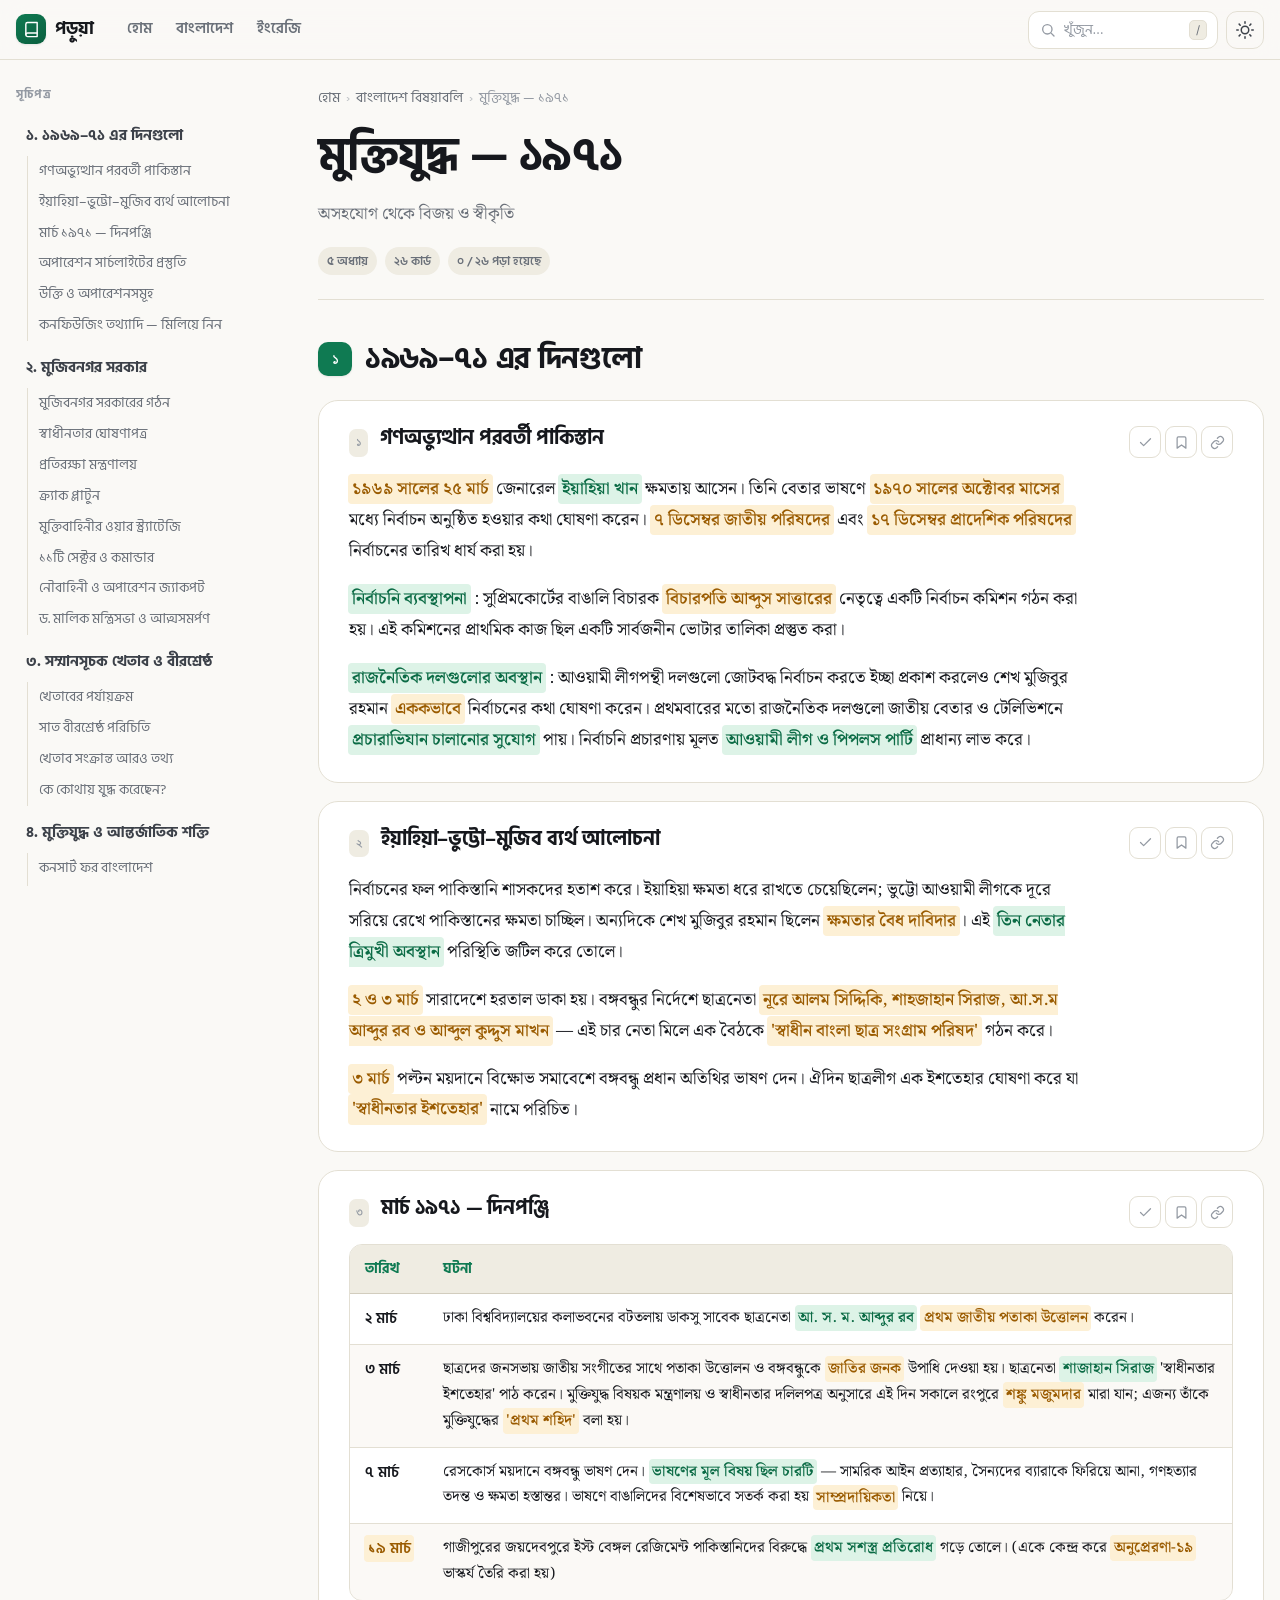
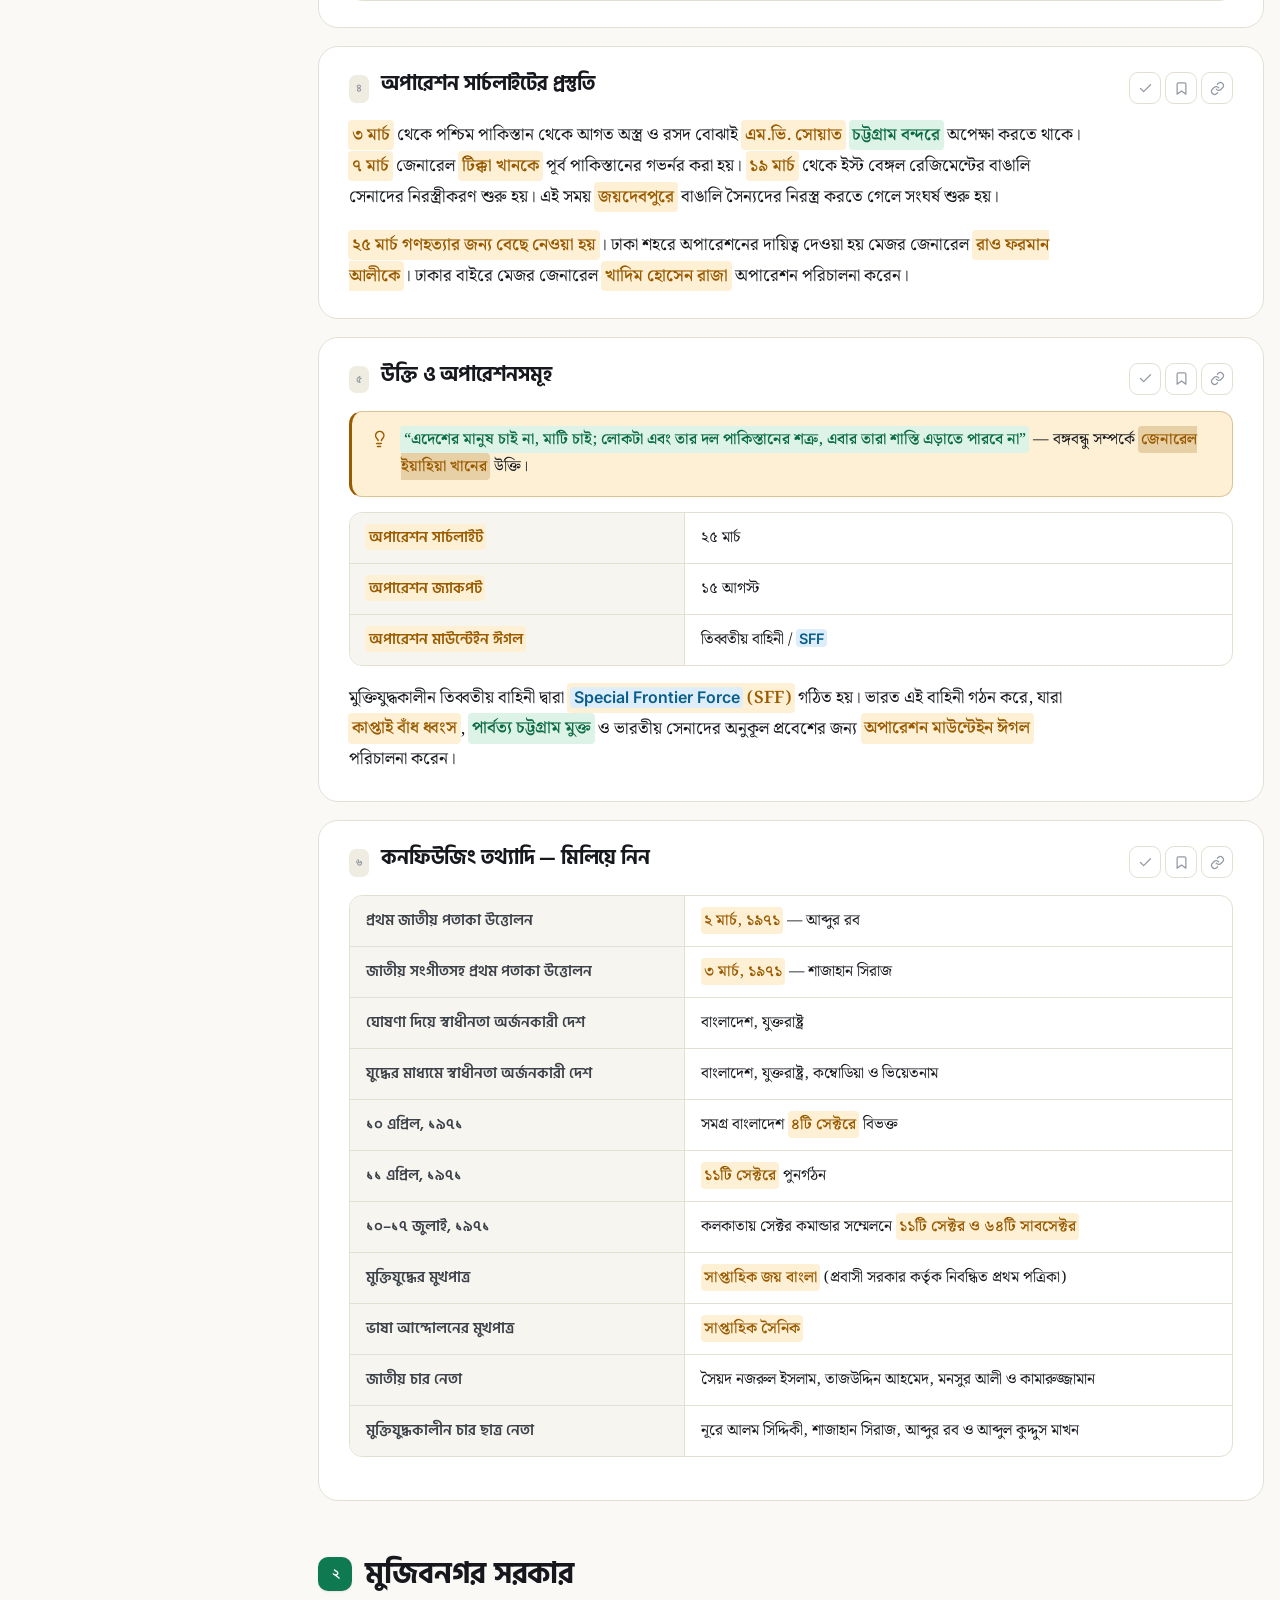
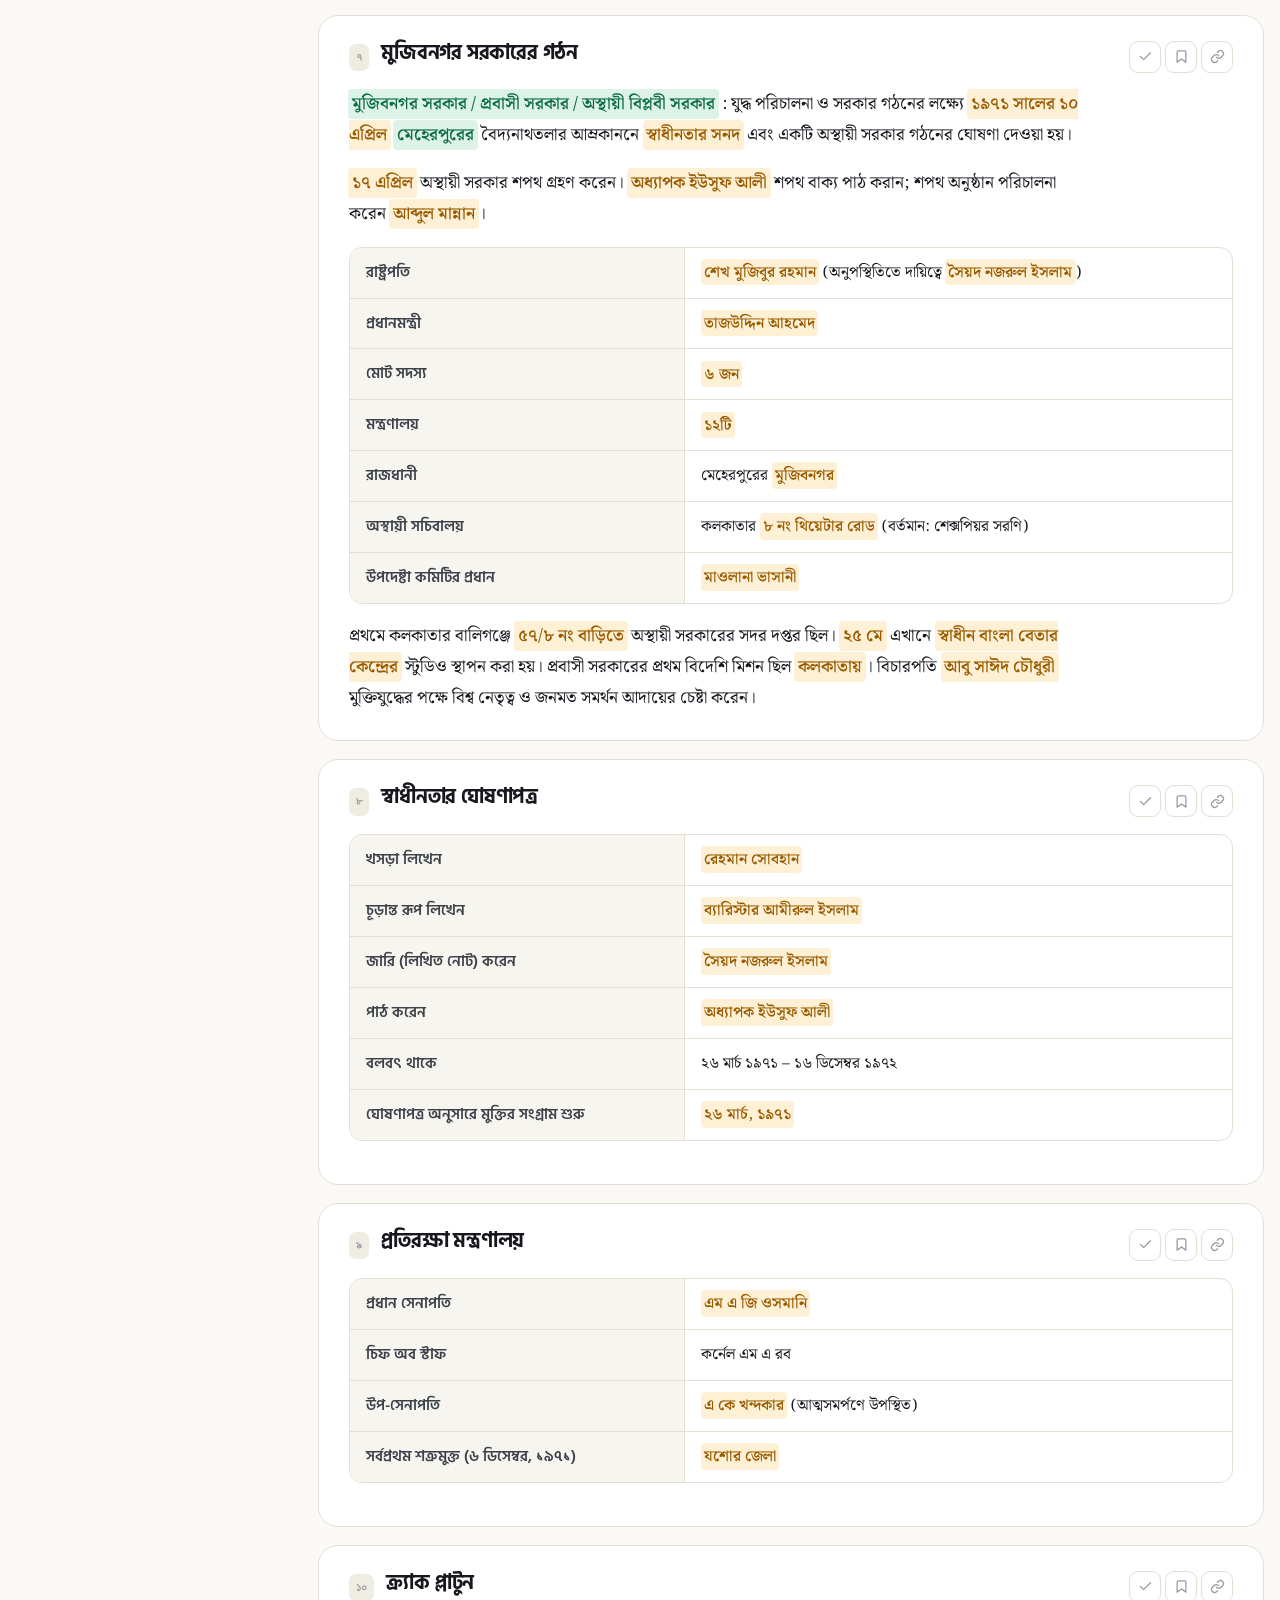
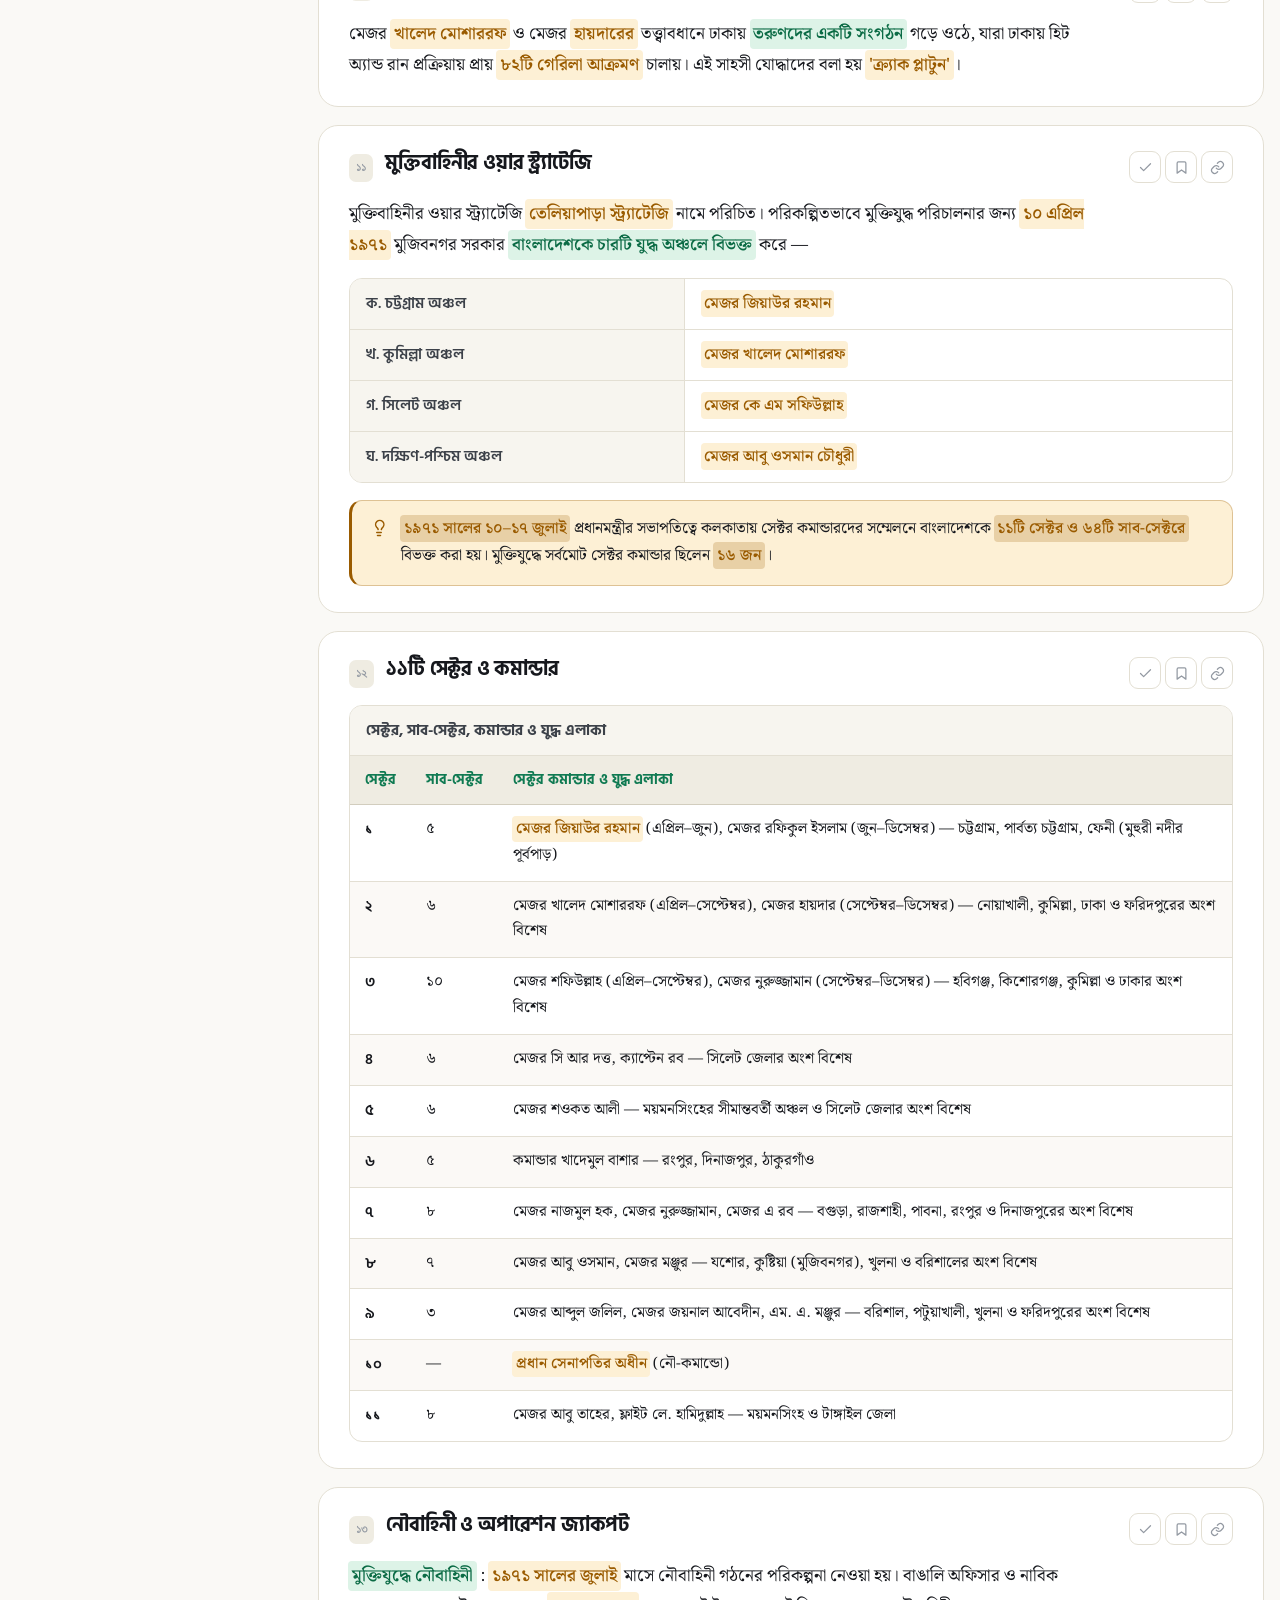
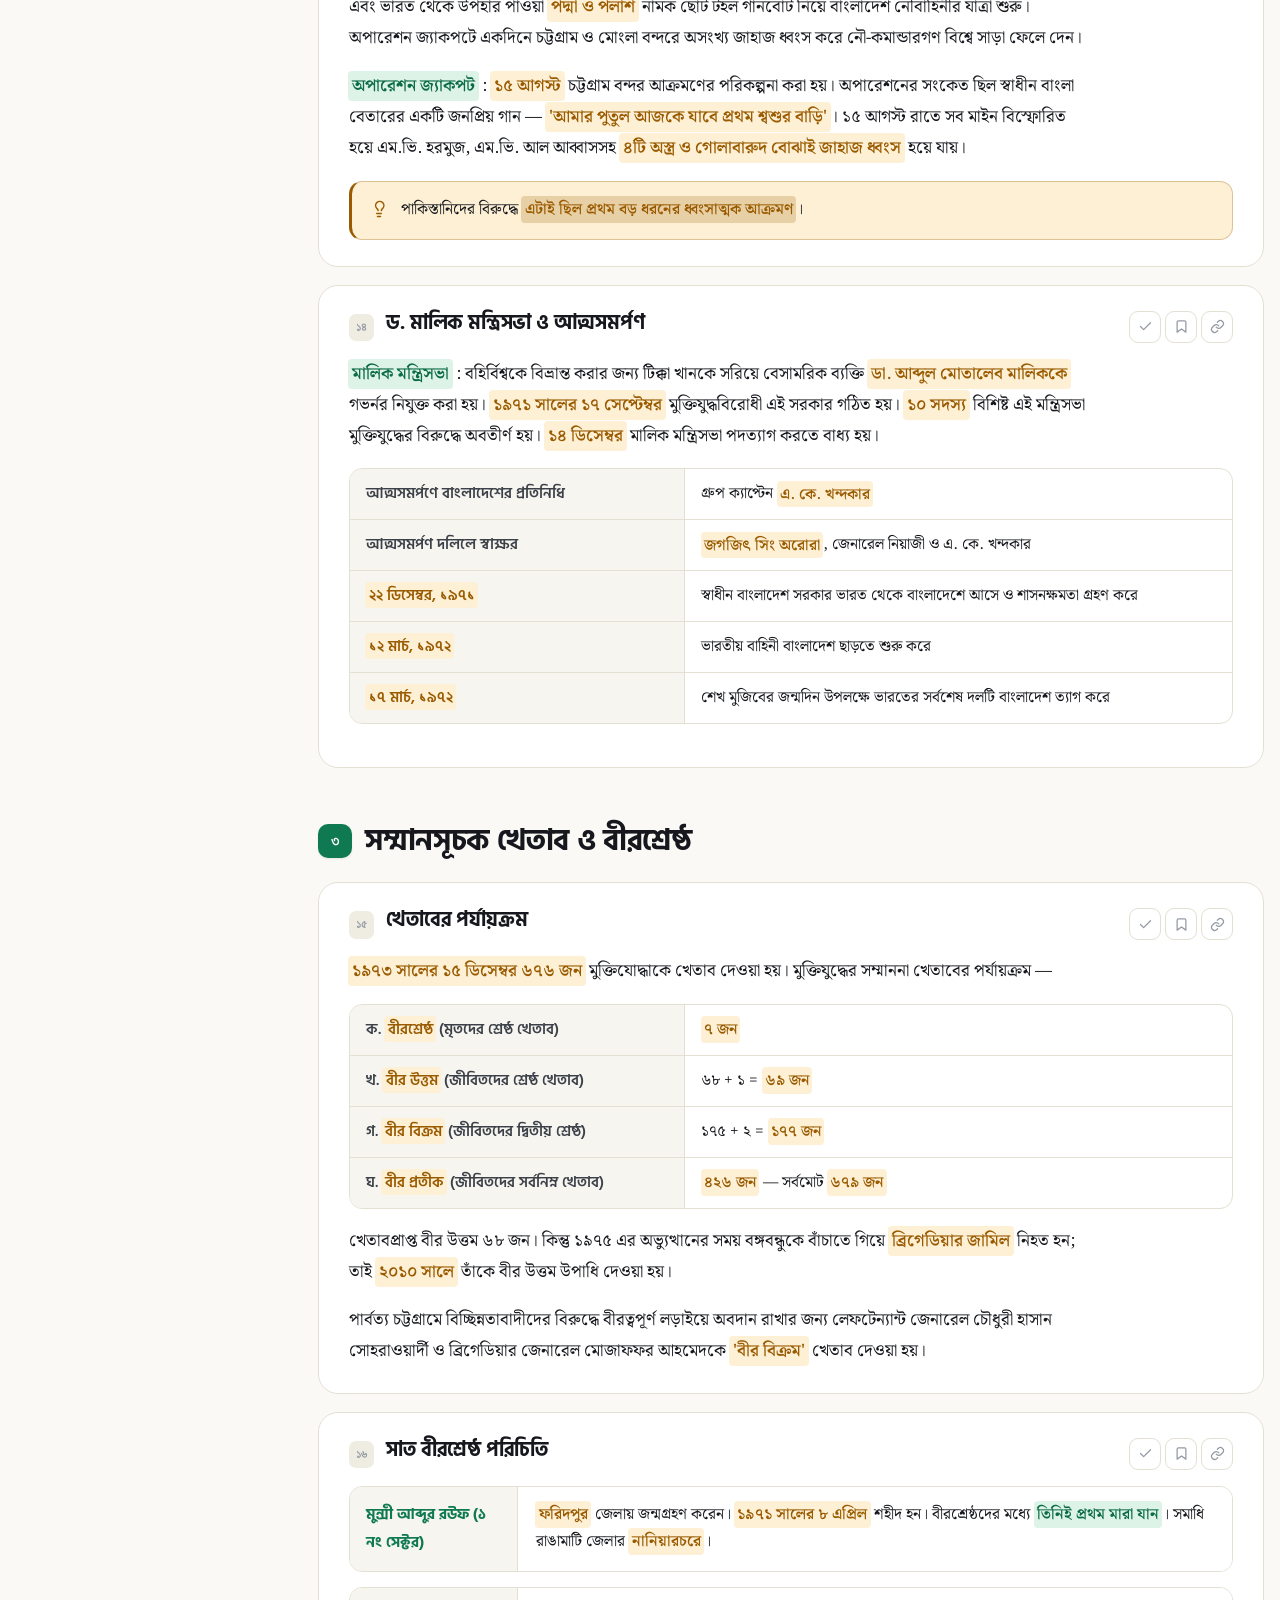
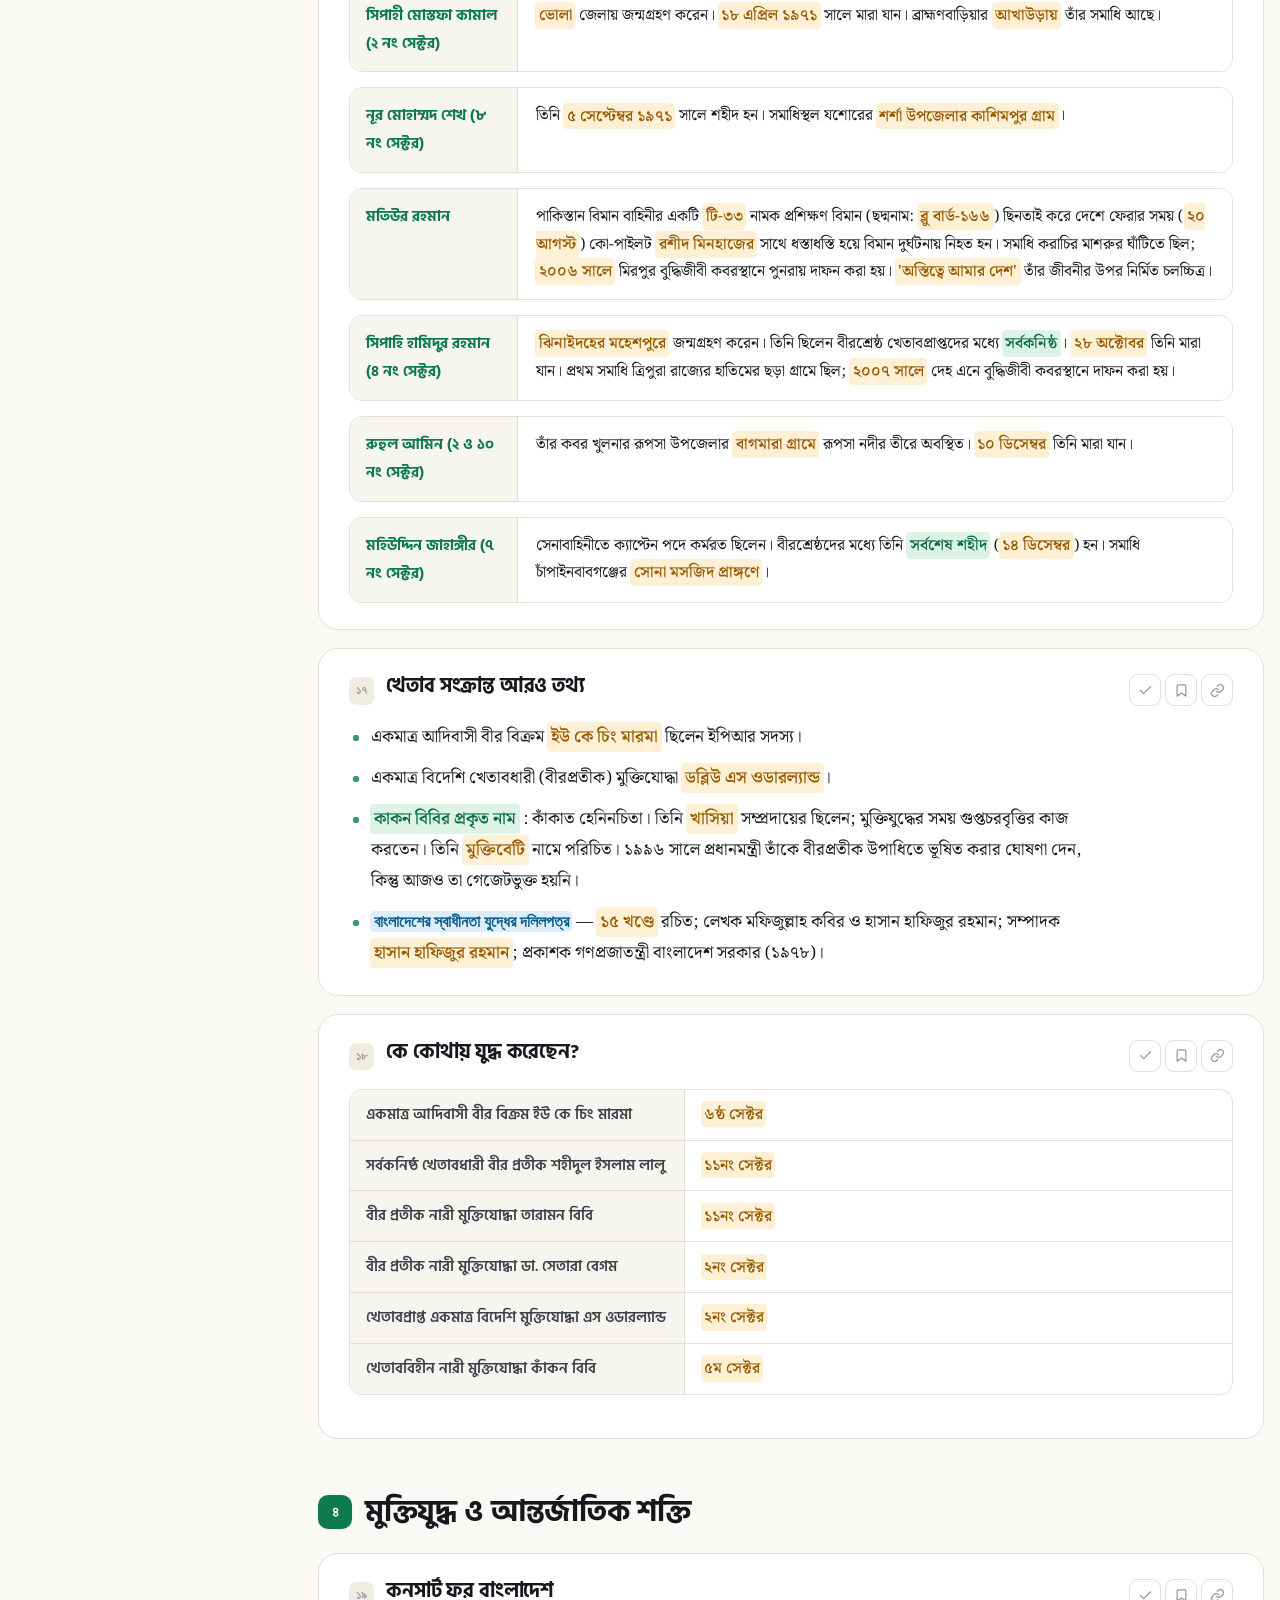
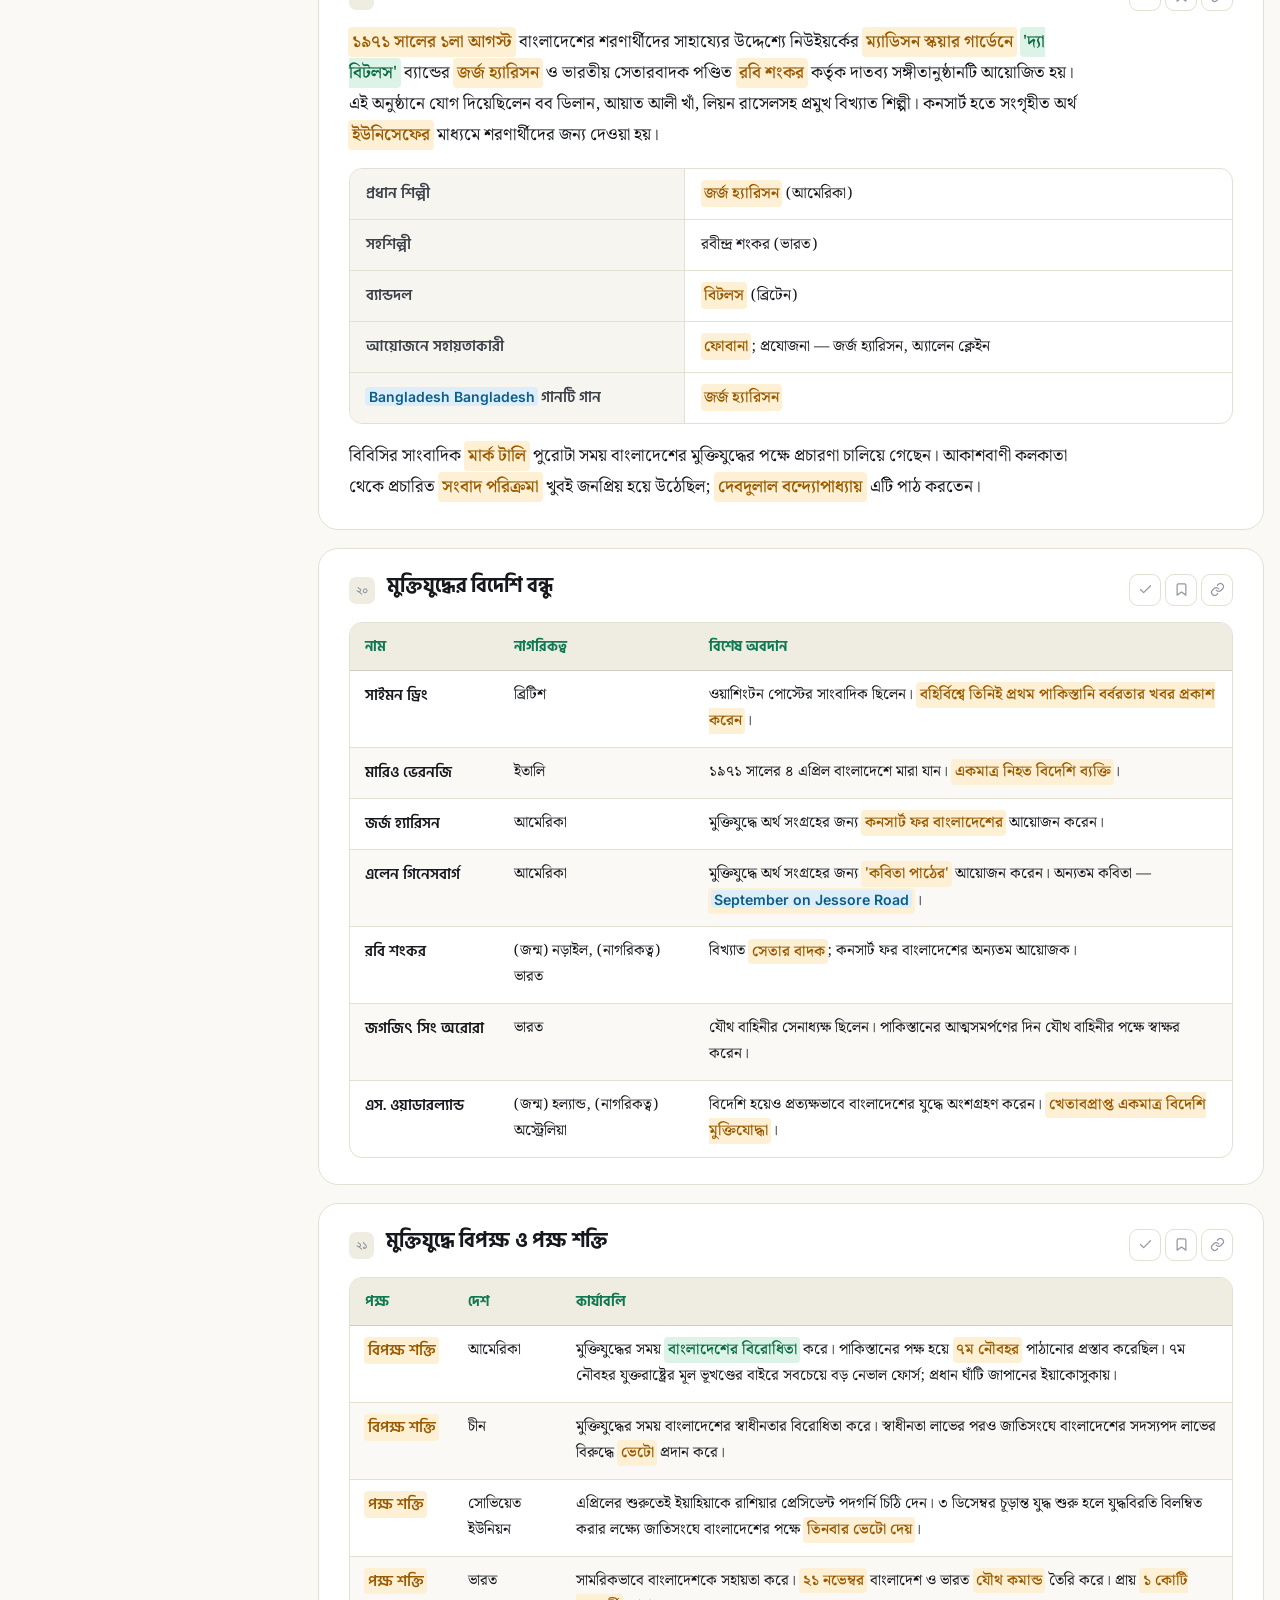
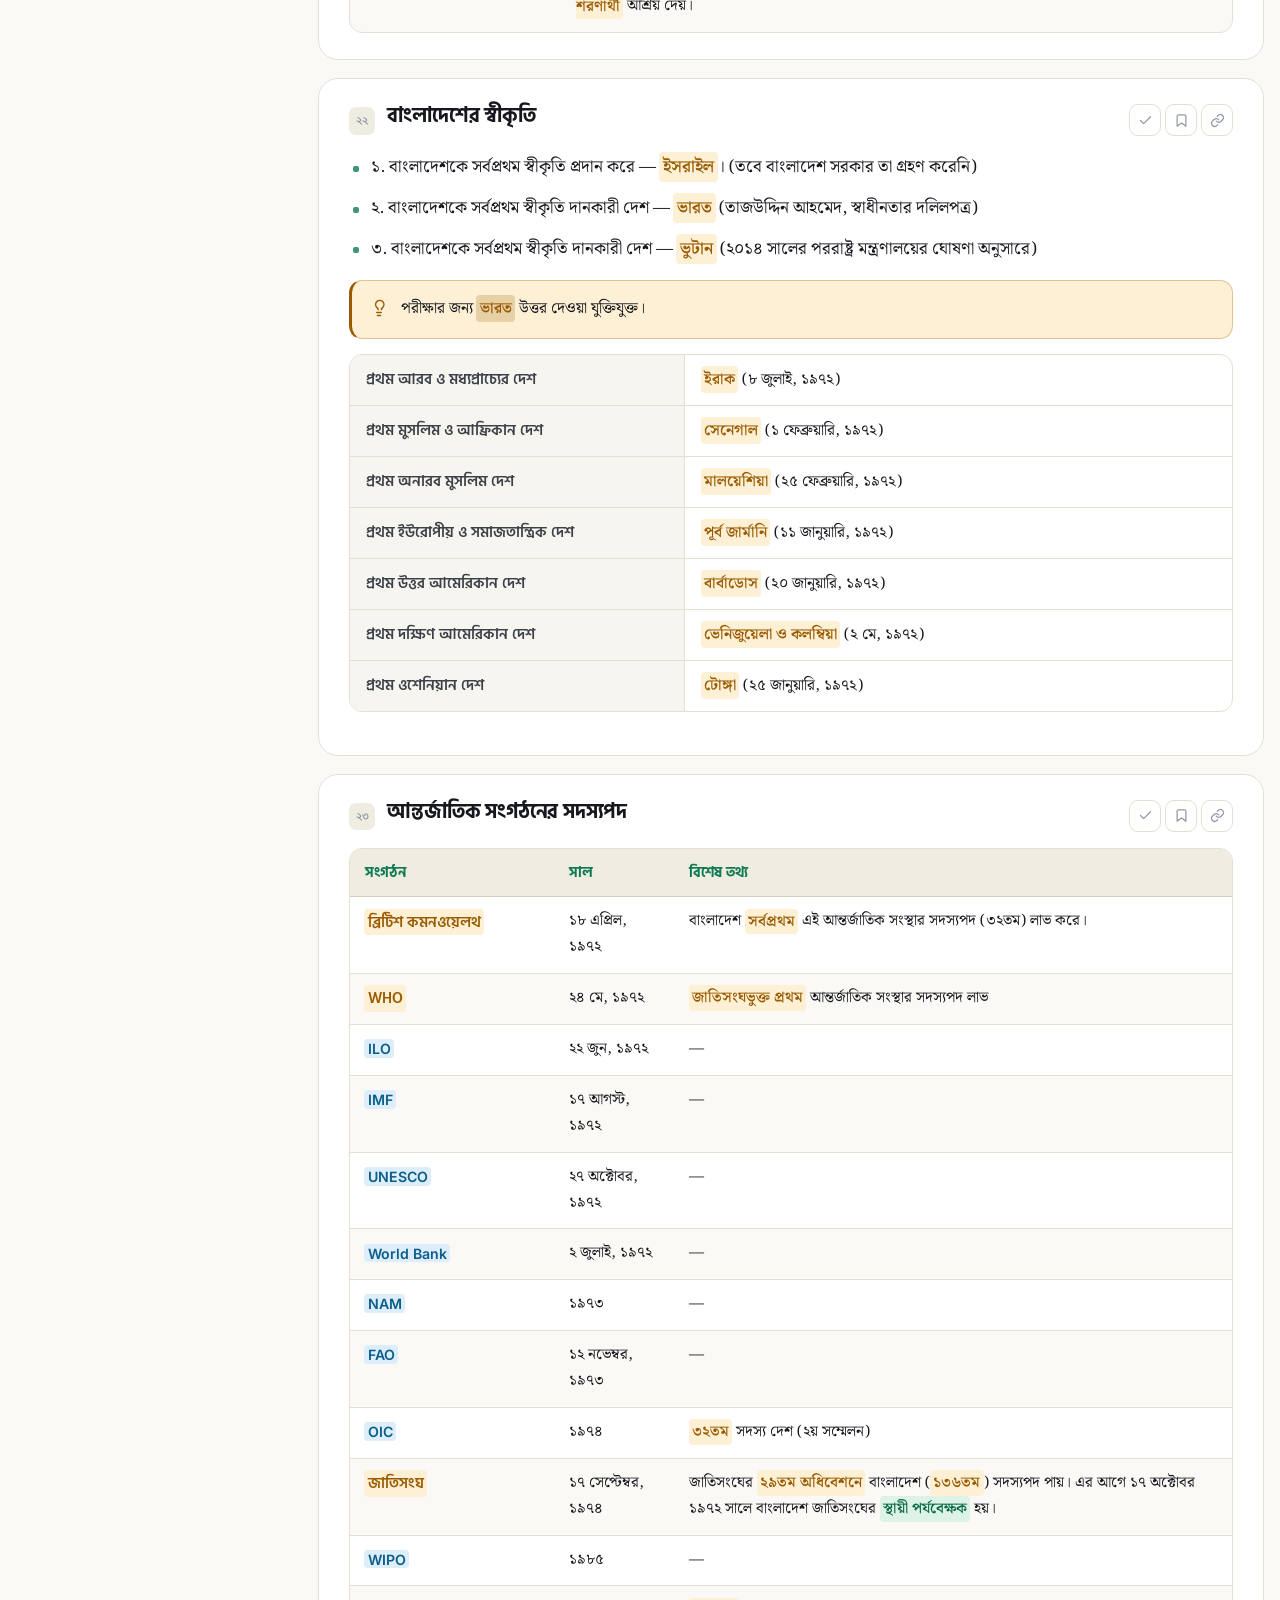
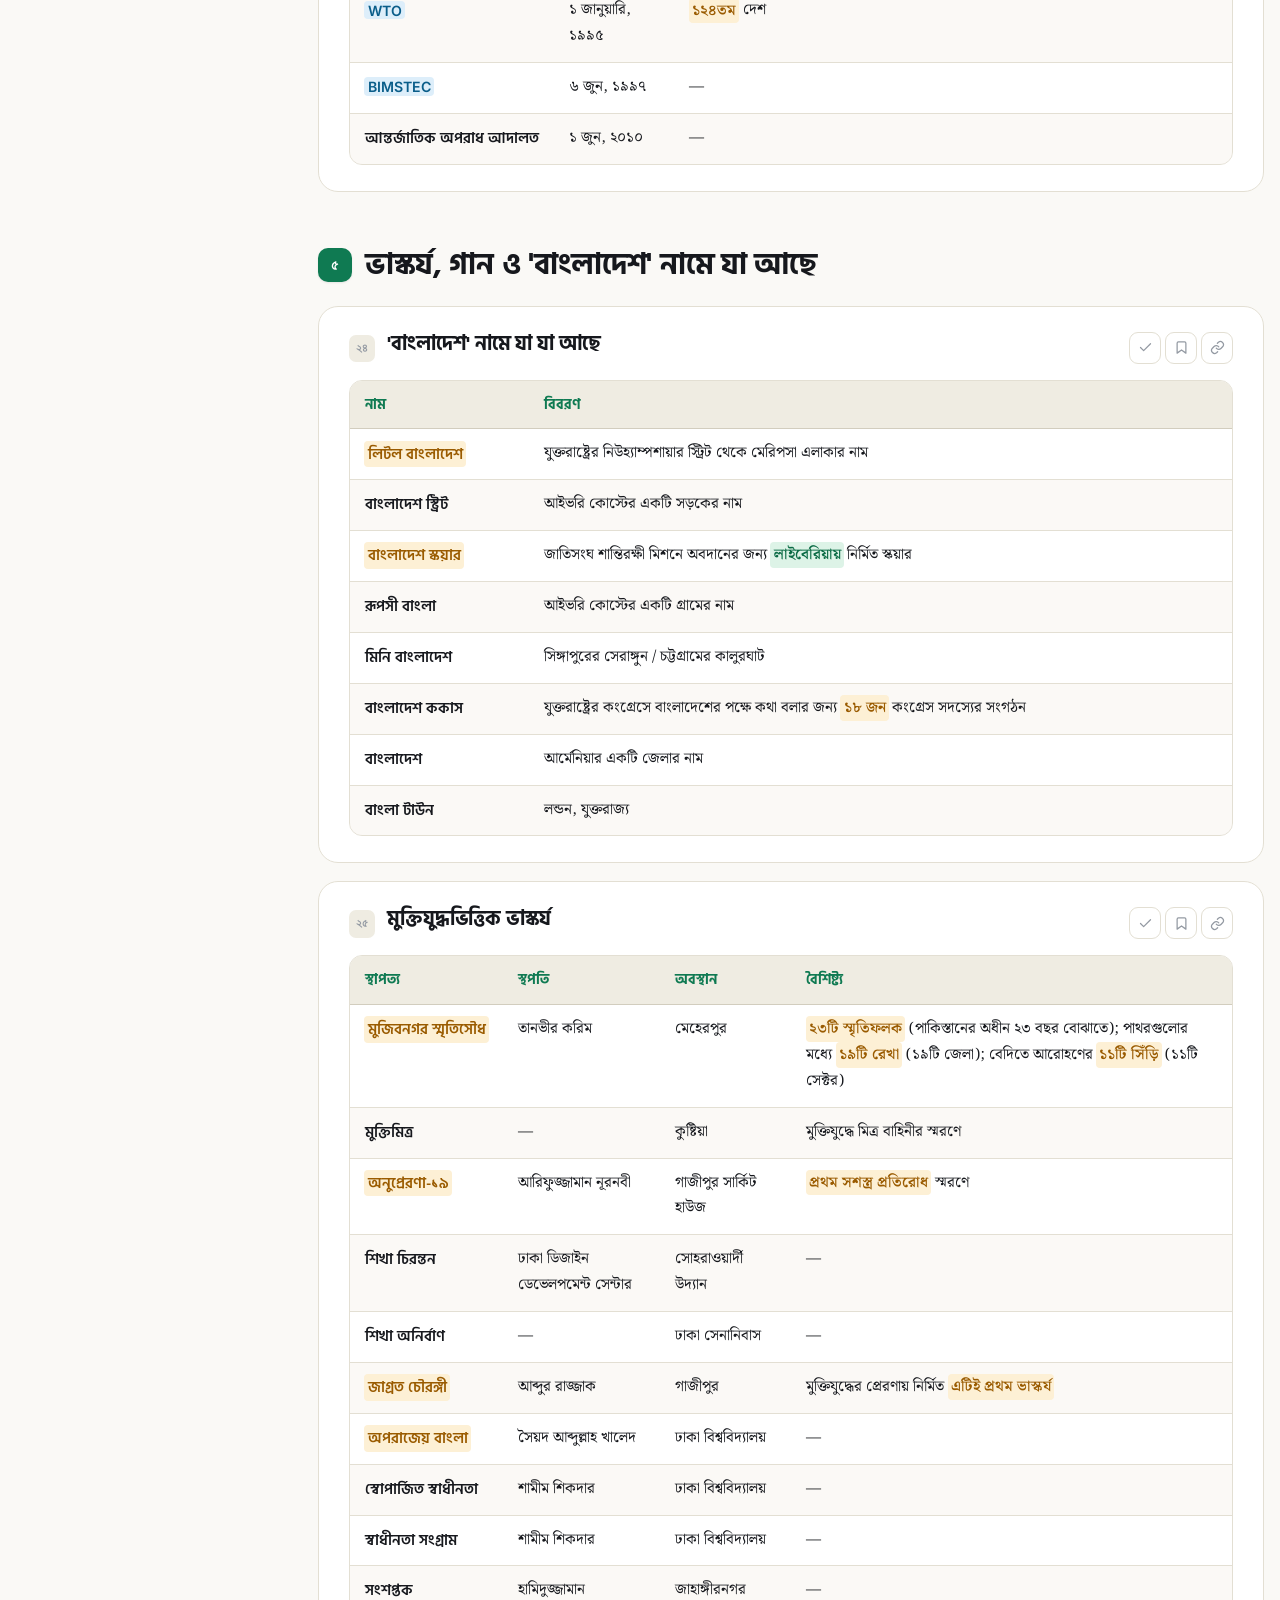
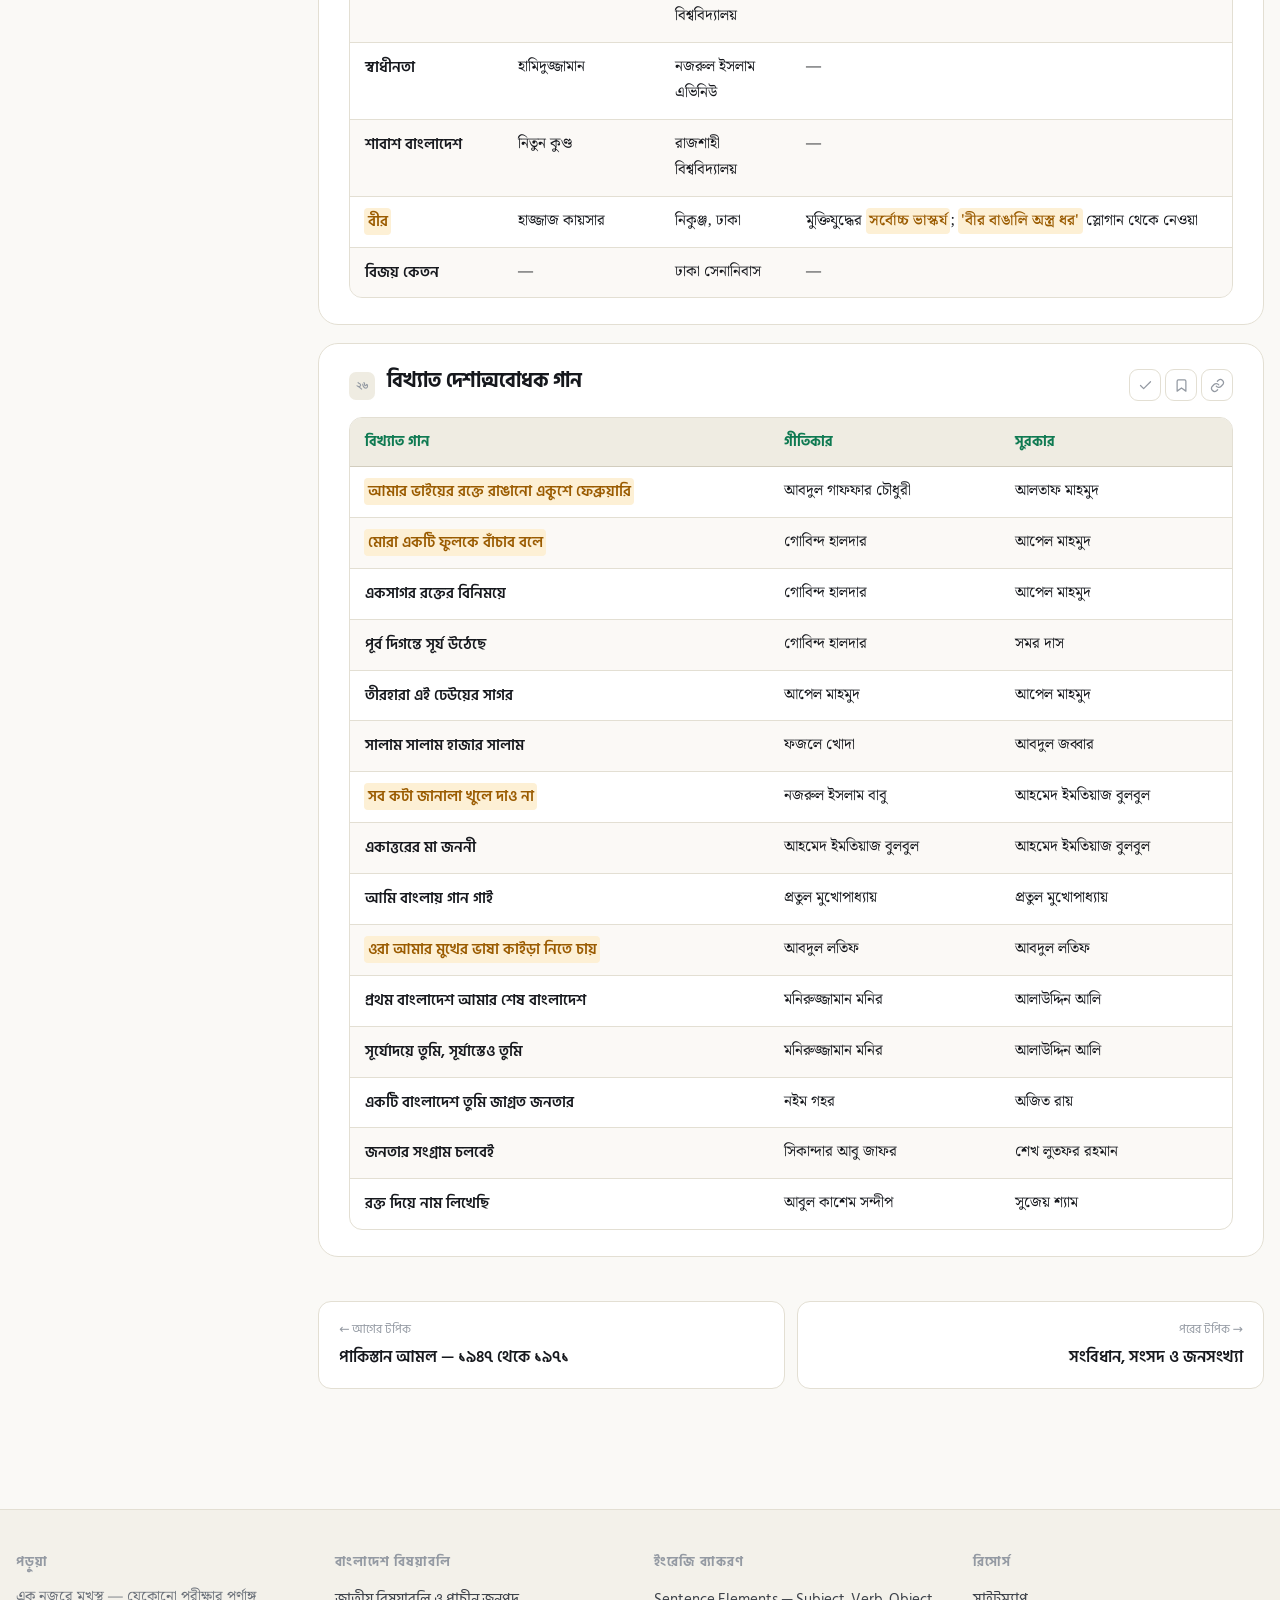
<file: bangladesh-affairs/bd-liberation-war/index.html>
<!doctype html>
<html lang="bn" data-base="../../">
<head>
<meta charset="utf-8">
<meta name="viewport" content="width=device-width, initial-scale=1, viewport-fit=cover">
<title>মুক্তিযুদ্ধ — ১৯৭১ — বাংলাদেশ বিষয়াবলি | পড়ুয়া</title>
<meta name="description" content="১৯৭১ সালের মার্চের দিনপঞ্জি, অপারেশন সার্চলাইট, মুজিবনগর সরকার, স্বাধীনতার ঘোষণাপত্র, ১১টি সেক্টর ও সেক্টর কমান্ডার, সাত বীরশ্রেষ্ঠ, আন্তর্জাতিক শক্তি, স্বীকৃতি ও মুক্তিযুদ্ধভিত্তিক ভাস্কর্য-গান — পূর্ণাঙ্গ নোট।">
<meta name="keywords" content="মুক্তিযুদ্ধ, ১৯৭১, মুজিবনগর সরকার, অপারেশন সার্চলাইট, অপারেশন জ্যাকপট, সেক্টর কমান্ডার, বীরশ্রেষ্ঠ, স্বাধীনতার ঘোষণাপত্র, ক্র্যাক প্লাটুন, কনসার্ট ফর বাংলাদেশ, ৭ মার্চের ভাষণ">
<link rel="canonical" href="https://subrotoasg.github.io/poruya/bangladesh-affairs/bd-liberation-war/">
<meta name="robots" content="index, follow, max-snippet:-1, max-image-preview:large, max-video-preview:-1">
<meta name="theme-color" content="#faf9f6">
<meta name="color-scheme" content="light dark">
<meta property="og:type" content="article">
<meta property="og:site_name" content="পড়ুয়া">
<meta property="og:locale" content="bn_BD">
<meta property="og:title" content="মুক্তিযুদ্ধ — ১৯৭১ — বাংলাদেশ বিষয়াবলি | পড়ুয়া">
<meta property="og:description" content="১৯৭১ সালের মার্চের দিনপঞ্জি, অপারেশন সার্চলাইট, মুজিবনগর সরকার, স্বাধীনতার ঘোষণাপত্র, ১১টি সেক্টর ও সেক্টর কমান্ডার, সাত বীরশ্রেষ্ঠ, আন্তর্জাতিক শক্তি, স্বীকৃতি ও মুক্তিযুদ্ধভিত্তিক ভাস্কর্য-গান — পূর্ণাঙ্গ নোট।">
<meta property="og:url" content="https://subrotoasg.github.io/poruya/bangladesh-affairs/bd-liberation-war/">
<meta name="twitter:card" content="summary_large_image">
<meta name="twitter:title" content="মুক্তিযুদ্ধ — ১৯৭১ — বাংলাদেশ বিষয়াবলি | পড়ুয়া">
<meta name="twitter:description" content="১৯৭১ সালের মার্চের দিনপঞ্জি, অপারেশন সার্চলাইট, মুজিবনগর সরকার, স্বাধীনতার ঘোষণাপত্র, ১১টি সেক্টর ও সেক্টর কমান্ডার, সাত বীরশ্রেষ্ঠ, আন্তর্জাতিক শক্তি, স্বীকৃতি ও মুক্তিযুদ্ধভিত্তিক ভাস্কর্য-গান — পূর্ণাঙ্গ নোট।">
<link rel="icon" href="../../assets/favicon.svg" type="image/svg+xml">
<link rel="manifest" href="../../manifest.webmanifest">
<link rel="alternate" type="text/markdown" href="https://subrotoasg.github.io/poruya/bangladesh-affairs/bd-liberation-war/index.md">
<link rel="preconnect" href="https://fonts.googleapis.com">
<link rel="preconnect" href="https://fonts.gstatic.com" crossorigin>
<link rel="stylesheet" href="https://fonts.googleapis.com/css2?family=Hind+Siliguri:wght@400;500;600;700&family=Noto+Serif+Bengali:wght@400;500;600;700&family=Inter:wght@400;500;600;700&display=swap">
<link rel="stylesheet" href="../../assets/css/style.css">
<script>try{var t=localStorage.getItem('theme');if(t==='dark'||t==='light')document.documentElement.setAttribute('data-theme',t)}catch(e){}</script>
<script type="application/ld+json">{"@context":"https://schema.org","@type":"Article","headline":"মুক্তিযুদ্ধ — ১৯৭১","description":"১৯৭১ সালের মার্চের দিনপঞ্জি, অপারেশন সার্চলাইট, মুজিবনগর সরকার, স্বাধীনতার ঘোষণাপত্র, ১১টি সেক্টর ও সেক্টর কমান্ডার, সাত বীরশ্রেষ্ঠ, আন্তর্জাতিক শক্তি, স্বীকৃতি ও মুক্তিযুদ্ধভিত্তিক ভাস্কর্য-গান — পূর্ণাঙ্গ নোট।","inLanguage":"bn","mainEntityOfPage":"https://subrotoasg.github.io/poruya/bangladesh-affairs/bd-liberation-war/","articleSection":"বাংলাদেশ বিষয়াবলি","keywords":"মুক্তিযুদ্ধ, ১৯৭১, মুজিবনগর সরকার, অপারেশন সার্চলাইট, অপারেশন জ্যাকপট, সেক্টর কমান্ডার, বীরশ্রেষ্ঠ, স্বাধীনতার ঘোষণাপত্র, ক্র্যাক প্লাটুন, কনসার্ট ফর বাংলাদেশ, ৭ মার্চের ভাষণ","isPartOf":{"@type":"CreativeWorkSeries","name":"বাংলাদেশ বিষয়াবলি","url":"https://subrotoasg.github.io/poruya/bangladesh-affairs/"}}</script>
<script type="application/ld+json">{"@context":"https://schema.org","@type":"BreadcrumbList","itemListElement":[{"@type":"ListItem","position":1,"name":"হোম","item":"https://subrotoasg.github.io/poruya/"},{"@type":"ListItem","position":2,"name":"বাংলাদেশ বিষয়াবলি","item":"https://subrotoasg.github.io/poruya/bangladesh-affairs/"},{"@type":"ListItem","position":3,"name":"মুক্তিযুদ্ধ — ১৯৭১","item":"https://subrotoasg.github.io/poruya/bangladesh-affairs/bd-liberation-war/"}]}</script>
<script type="application/ld+json">{"@context":"https://schema.org","@type":"LearningResource","name":"মুক্তিযুদ্ধ — ১৯৭১","learningResourceType":"নোট","educationalLevel":"পরীক্ষা প্রস্তুতি","inLanguage":"bn","url":"https://subrotoasg.github.io/poruya/bangladesh-affairs/bd-liberation-war/","teaches":"১৯৬৯–৭১ এর দিনগুলো, মুজিবনগর সরকার, সম্মানসূচক খেতাব ও বীরশ্রেষ্ঠ, মুক্তিযুদ্ধ ও আন্তর্জাতিক শক্তি, ভাস্কর্য, গান ও 'বাংলাদেশ' নামে যা আছে"}</script>
</head>
<body class="" data-topic="bd-liberation-war">
<a class="skip-link" href="#main">মূল কন্টেন্টে যান</a>

<header class="site-header">
  <div class="wrap">
    <a class="brand" href="../../">
      <span class="brand-mark"><svg viewBox="0 0 24 24" fill="none" stroke="currentColor" stroke-width="2" stroke-linecap="round" stroke-linejoin="round" aria-hidden="true"><path d="M4 19.5A2.5 2.5 0 0 1 6.5 17H20"/><path d="M6.5 2H20v20H6.5A2.5 2.5 0 0 1 4 19.5v-15A2.5 2.5 0 0 1 6.5 2Z"/></svg></span>
      পড়ুয়া
    </a>
    <nav class="header-nav" aria-label="প্রধান মেনু">
      <a href="../../">হোম</a>
      <a href="../../bangladesh-affairs/">বাংলাদেশ</a>
      <a href="../../english/">ইংরেজি</a>
    </nav>
    <div class="header-tools">
      <button class="search-trigger" data-search-open type="button" aria-label="খুঁজুন">
        <svg viewBox="0 0 24 24" fill="none" stroke="currentColor" stroke-width="2" stroke-linecap="round" stroke-linejoin="round" aria-hidden="true"><circle cx="11" cy="11" r="7"/><path d="m21 21-4.3-4.3"/></svg><span>খুঁজুন…</span><kbd>/</kbd>
      </button>
      <button class="icon-btn" data-theme-btn type="button" aria-label="থিম পরিবর্তন"><svg viewBox="0 0 24 24" fill="none" stroke="currentColor" stroke-width="2" stroke-linecap="round" stroke-linejoin="round" aria-hidden="true"><path d="M12 17a5 5 0 1 0 0-10 5 5 0 0 0 0 10Z"/><path d="M12 1v2M12 21v2M4.2 4.2l1.4 1.4M18.4 18.4l1.4 1.4M1 12h2M21 12h2M4.2 19.8l1.4-1.4M18.4 5.6l1.4-1.4"/></svg></button>
    </div>
  </div>
  <div class="progress-rail" aria-hidden="true"><i></i></div>
</header>

<main id="main">
<div class="wrap">
  <div class="topic-layout">
    <nav class="toc" aria-label="এই পাতার সূচি">
  <h4>সূচিপত্র</h4>
  <ol>
    <li class="toc-sec">
      <a href="#march-1971">১. ১৯৬৯–৭১ এর দিনগুলো</a>
      <ol><li><a href="#post-uprising">গণঅভ্যুত্থান পরবর্তী পাকিস্তান</a></li><li><a href="#failed-talks">ইয়াহিয়া–ভুট্টো–মুজিব ব্যর্থ আলোচনা</a></li><li><a href="#march-timeline">মার্চ ১৯৭১ — দিনপঞ্জি</a></li><li><a href="#searchlight-prep">অপারেশন সার্চলাইটের প্রস্তুতি</a></li><li><a href="#quotes-operations">উক্তি ও অপারেশনসমূহ</a></li><li><a href="#confusing-facts">কনফিউজিং তথ্যাদি — মিলিয়ে নিন</a></li></ol>
    </li>
    <li class="toc-sec">
      <a href="#mujibnagar">২. মুজিবনগর সরকার</a>
      <ol><li><a href="#mujibnagar-formation">মুজিবনগর সরকারের গঠন</a></li><li><a href="#declaration">স্বাধীনতার ঘোষণাপত্র</a></li><li><a href="#defence-ministry">প্রতিরক্ষা মন্ত্রণালয়</a></li><li><a href="#crack-platoon">ক্র্যাক প্লাটুন</a></li><li><a href="#war-strategy">মুক্তিবাহিনীর ওয়ার স্ট্র্যাটেজি</a></li><li><a href="#sectors">১১টি সেক্টর ও কমান্ডার</a></li><li><a href="#navy-jackpot">নৌবাহিনী ও অপারেশন জ্যাকপট</a></li><li><a href="#malik-surrender">ড. মালিক মন্ত্রিসভা ও আত্মসমর্পণ</a></li></ol>
    </li>
    <li class="toc-sec">
      <a href="#gallantry">৩. সম্মানসূচক খেতাব ও বীরশ্রেষ্ঠ</a>
      <ol><li><a href="#titles">খেতাবের পর্যায়ক্রম</a></li><li><a href="#birshreshtho">সাত বীরশ্রেষ্ঠ পরিচিতি</a></li><li><a href="#title-facts">খেতাব সংক্রান্ত আরও তথ্য</a></li><li><a href="#who-fought-where">কে কোথায় যুদ্ধ করেছেন?</a></li></ol>
    </li>
    <li class="toc-sec">
      <a href="#international">৪. মুক্তিযুদ্ধ ও আন্তর্জাতিক শক্তি</a>
      <ol><li><a href="#concert-for-bangladesh">কনসার্ট ফর বাংলাদেশ</a></li><li><a href="#foreign-friends">মুক্তিযুদ্ধের বিদেশি বন্ধু</a></li><li><a href="#for-against">মুক্তিযুদ্ধে বিপক্ষ ও পক্ষ শক্তি</a></li><li><a href="#recognition">বাংলাদেশের স্বীকৃতি</a></li><li><a href="#memberships">আন্তর্জাতিক সংগঠনের সদস্যপদ</a></li></ol>
    </li>
    <li class="toc-sec">
      <a href="#memorials-songs">৫. ভাস্কর্য, গান ও 'বাংলাদেশ' নামে যা আছে</a>
      <ol><li><a href="#bangladesh-named">'বাংলাদেশ' নামে যা যা আছে</a></li><li><a href="#sculptures">মুক্তিযুদ্ধভিত্তিক ভাস্কর্য</a></li><li><a href="#patriotic-songs">বিখ্যাত দেশাত্মবোধক গান</a></li></ol>
    </li>
  </ol>
</nav>
    <div>
      <header class="topic-head">
        <nav class="breadcrumb" aria-label="ব্রেডক্রাম্ব">
          <a href="../../">হোম</a><span aria-hidden="true">›</span>
          <a href="../">বাংলাদেশ বিষয়াবলি</a><span aria-hidden="true">›</span>
          <span>মুক্তিযুদ্ধ — ১৯৭১</span>
        </nav>
        <h1>মুক্তিযুদ্ধ — ১৯৭১</h1>
        <p class="sub">অসহযোগ থেকে বিজয় ও স্বীকৃতি</p>
        <div class="topic-meta">
          <span class="chip">৫ অধ্যায়</span>
          <span class="chip">২৬ কার্ড</span>
          <span class="chip" data-read-count>০ / ২৬ পড়া হয়েছে</span>
        </div>
      </header>
      <section class="sec" id="march-1971">
  <div class="sec-head">
    <span class="sec-num">১</span>
    <h2>১৯৬৯–৭১ এর দিনগুলো</h2>
  </div>
  <article class="card" id="post-uprising">
    <div class="card-head">
      <span class="card-num">১</span>
      <h3>গণঅভ্যুত্থান পরবর্তী পাকিস্তান</h3>
      <div class="card-actions">
        <button class="mini-btn rd" type="button" aria-pressed="false" aria-label="পড়া হয়েছে চিহ্নিত করুন" title="পড়া হয়েছে"><svg viewBox="0 0 24 24" fill="none" stroke="currentColor" stroke-width="2" stroke-linecap="round" stroke-linejoin="round" aria-hidden="true"><path d="M20 6 9 17l-5-5"/></svg></button>
        <button class="mini-btn bm" type="button" aria-pressed="false" aria-label="বুকমার্ক" title="বুকমার্ক"><svg viewBox="0 0 24 24" fill="none" stroke="currentColor" stroke-width="2" stroke-linecap="round" stroke-linejoin="round" aria-hidden="true"><path d="m19 21-7-5-7 5V5a2 2 0 0 1 2-2h10a2 2 0 0 1 2 2z"/></svg></button>
        <button class="mini-btn cp" type="button" aria-label="লিংক কপি" title="লিংক কপি"><svg viewBox="0 0 24 24" fill="none" stroke="currentColor" stroke-width="2" stroke-linecap="round" stroke-linejoin="round" aria-hidden="true"><path d="M10 13a5 5 0 0 0 7.5.5l3-3a5 5 0 0 0-7-7l-1.7 1.7"/><path d="M14 11a5 5 0 0 0-7.5-.5l-3 3a5 5 0 0 0 7 7l1.7-1.7"/></svg></button>
      </div>
    </div>
    <div class="card-body">
      <p><mark class="hl hl-gold">১৯৬৯ সালের ২৫ মার্চ</mark> জেনারেল <span class="hl hl-green">ইয়াহিয়া খান</span> ক্ষমতায় আসেন। তিনি বেতার ভাষণে <mark class="hl hl-gold">১৯৭০ সালের অক্টোবর মাসের</mark> মধ্যে নির্বাচন অনুষ্ঠিত হওয়ার কথা ঘোষণা করেন। <mark class="hl hl-gold">৭ ডিসেম্বর জাতীয় পরিষদের</mark> এবং <mark class="hl hl-gold">১৭ ডিসেম্বর প্রাদেশিক পরিষদের</mark> নির্বাচনের তারিখ ধার্য করা হয়।</p>
      <p><span class="hl hl-green">নির্বাচনি ব্যবস্থাপনা</span> : সুপ্রিমকোর্টের বাঙালি বিচারক <mark class="hl hl-gold">বিচারপতি আব্দুস সাত্তারের</mark> নেতৃত্বে একটি নির্বাচন কমিশন গঠন করা হয়। এই কমিশনের প্রাথমিক কাজ ছিল একটি সার্বজনীন ভোটার তালিকা প্রস্তুত করা।</p>
      <p><span class="hl hl-green">রাজনৈতিক দলগুলোর অবস্থান</span> : আওয়ামী লীগপন্থী দলগুলো জোটবদ্ধ নির্বাচন করতে ইচ্ছা প্রকাশ করলেও শেখ মুজিবুর রহমান <mark class="hl hl-gold">এককভাবে</mark> নির্বাচনের কথা ঘোষণা করেন। প্রথমবারের মতো রাজনৈতিক দলগুলো জাতীয় বেতার ও টেলিভিশনে <span class="hl hl-green">প্রচারাভিযান চালানোর সুযোগ</span> পায়। নির্বাচনি প্রচারণায় মূলত <span class="hl hl-green">আওয়ামী লীগ ও পিপলস পার্টি</span> প্রাধান্য লাভ করে।</p>
    </div>
  </article>
  <article class="card" id="failed-talks">
    <div class="card-head">
      <span class="card-num">২</span>
      <h3>ইয়াহিয়া–ভুট্টো–মুজিব ব্যর্থ আলোচনা</h3>
      <div class="card-actions">
        <button class="mini-btn rd" type="button" aria-pressed="false" aria-label="পড়া হয়েছে চিহ্নিত করুন" title="পড়া হয়েছে"><svg viewBox="0 0 24 24" fill="none" stroke="currentColor" stroke-width="2" stroke-linecap="round" stroke-linejoin="round" aria-hidden="true"><path d="M20 6 9 17l-5-5"/></svg></button>
        <button class="mini-btn bm" type="button" aria-pressed="false" aria-label="বুকমার্ক" title="বুকমার্ক"><svg viewBox="0 0 24 24" fill="none" stroke="currentColor" stroke-width="2" stroke-linecap="round" stroke-linejoin="round" aria-hidden="true"><path d="m19 21-7-5-7 5V5a2 2 0 0 1 2-2h10a2 2 0 0 1 2 2z"/></svg></button>
        <button class="mini-btn cp" type="button" aria-label="লিংক কপি" title="লিংক কপি"><svg viewBox="0 0 24 24" fill="none" stroke="currentColor" stroke-width="2" stroke-linecap="round" stroke-linejoin="round" aria-hidden="true"><path d="M10 13a5 5 0 0 0 7.5.5l3-3a5 5 0 0 0-7-7l-1.7 1.7"/><path d="M14 11a5 5 0 0 0-7.5-.5l-3 3a5 5 0 0 0 7 7l1.7-1.7"/></svg></button>
      </div>
    </div>
    <div class="card-body">
      <p>নির্বাচনের ফল পাকিস্তানি শাসকদের হতাশ করে। ইয়াহিয়া ক্ষমতা ধরে রাখতে চেয়েছিলেন; ভুট্টো আওয়ামী লীগকে দূরে সরিয়ে রেখে পাকিস্তানের ক্ষমতা চাচ্ছিল। অন্যদিকে শেখ মুজিবুর রহমান ছিলেন <mark class="hl hl-gold">ক্ষমতার বৈধ দাবিদার</mark>। এই <span class="hl hl-green">তিন নেতার ত্রিমুখী অবস্থান</span> পরিস্থিতি জটিল করে তোলে।</p>
      <p><mark class="hl hl-gold">২ ও ৩ মার্চ</mark> সারাদেশে হরতাল ডাকা হয়। বঙ্গবন্ধুর নির্দেশে ছাত্রনেতা <mark class="hl hl-gold">নূরে আলম সিদ্দিকি, শাহজাহান সিরাজ, আ.স.ম আব্দুর রব ও আব্দুল কুদ্দুস মাখন</mark> — এই চার নেতা মিলে এক বৈঠকে <mark class="hl hl-gold">'স্বাধীন বাংলা ছাত্র সংগ্রাম পরিষদ'</mark> গঠন করে।</p>
      <p><mark class="hl hl-gold">৩ মার্চ</mark> পল্টন ময়দানে বিক্ষোভ সমাবেশে বঙ্গবন্ধু প্রধান অতিথির ভাষণ দেন। ঐদিন ছাত্রলীগ এক ইশতেহার ঘোষণা করে যা <mark class="hl hl-gold">'স্বাধীনতার ইশতেহার'</mark> নামে পরিচিত।</p>
    </div>
  </article>
  <article class="card" id="march-timeline">
    <div class="card-head">
      <span class="card-num">৩</span>
      <h3>মার্চ ১৯৭১ — দিনপঞ্জি</h3>
      <div class="card-actions">
        <button class="mini-btn rd" type="button" aria-pressed="false" aria-label="পড়া হয়েছে চিহ্নিত করুন" title="পড়া হয়েছে"><svg viewBox="0 0 24 24" fill="none" stroke="currentColor" stroke-width="2" stroke-linecap="round" stroke-linejoin="round" aria-hidden="true"><path d="M20 6 9 17l-5-5"/></svg></button>
        <button class="mini-btn bm" type="button" aria-pressed="false" aria-label="বুকমার্ক" title="বুকমার্ক"><svg viewBox="0 0 24 24" fill="none" stroke="currentColor" stroke-width="2" stroke-linecap="round" stroke-linejoin="round" aria-hidden="true"><path d="m19 21-7-5-7 5V5a2 2 0 0 1 2-2h10a2 2 0 0 1 2 2z"/></svg></button>
        <button class="mini-btn cp" type="button" aria-label="লিংক কপি" title="লিংক কপি"><svg viewBox="0 0 24 24" fill="none" stroke="currentColor" stroke-width="2" stroke-linecap="round" stroke-linejoin="round" aria-hidden="true"><path d="M10 13a5 5 0 0 0 7.5.5l3-3a5 5 0 0 0-7-7l-1.7 1.7"/><path d="M14 11a5 5 0 0 0-7.5-.5l-3 3a5 5 0 0 0 7 7l1.7-1.7"/></svg></button>
      </div>
    </div>
    <div class="card-body">
      <div class="table-wrap">
        <table>
          <thead><tr><th>তারিখ</th><th>ঘটনা</th></tr></thead>
          <tbody><tr><td data-label="তারিখ">২ মার্চ</td><td data-label="ঘটনা">ঢাকা বিশ্ববিদ্যালয়ের কলাভবনের বটতলায় ডাকসু সাবেক ছাত্রনেতা <span class="hl hl-green">আ. স. ম. আব্দুর রব</span> <mark class="hl hl-gold">প্রথম জাতীয় পতাকা উত্তোলন</mark> করেন।</td></tr><tr><td data-label="তারিখ">৩ মার্চ</td><td data-label="ঘটনা">ছাত্রদের জনসভায় জাতীয় সংগীতের সাথে পতাকা উত্তোলন ও বঙ্গবন্ধুকে <mark class="hl hl-gold">জাতির জনক</mark> উপাধি দেওয়া হয়। ছাত্রনেতা <span class="hl hl-green">শাজাহান সিরাজ</span> 'স্বাধীনতার ইশতেহার' পাঠ করেন। মুক্তিযুদ্ধ বিষয়ক মন্ত্রণালয় ও স্বাধীনতার দলিলপত্র অনুসারে এই দিন সকালে রংপুরে <mark class="hl hl-gold">শঙ্কু মজুমদার</mark> মারা যান; এজন্য তাঁকে মুক্তিযুদ্ধের <mark class="hl hl-gold">'প্রথম শহিদ'</mark> বলা হয়।</td></tr><tr><td data-label="তারিখ">৭ মার্চ</td><td data-label="ঘটনা">রেসকোর্স ময়দানে বঙ্গবন্ধু ভাষণ দেন। <span class="hl hl-green">ভাষণের মূল বিষয় ছিল চারটি</span> — সামরিক আইন প্রত্যাহার, সৈন্যদের ব্যারাকে ফিরিয়ে আনা, গণহত্যার তদন্ত ও ক্ষমতা হস্তান্তর। ভাষণে বাঙালিদের বিশেষভাবে সতর্ক করা হয় <mark class="hl hl-gold">সাম্প্রদায়িকতা</mark> নিয়ে।</td></tr><tr><td data-label="তারিখ"><mark class="hl hl-gold">১৯ মার্চ</mark></td><td data-label="ঘটনা">গাজীপুরের জয়দেবপুরে ইস্ট বেঙ্গল রেজিমেন্ট পাকিস্তানিদের বিরুদ্ধে <span class="hl hl-green">প্রথম সশস্ত্র প্রতিরোধ</span> গড়ে তোলে। (একে কেন্দ্র করে <mark class="hl hl-gold">অনুপ্রেরণা-১৯</mark> ভাস্কর্য তৈরি করা হয়)</td></tr>
          </tbody>
        </table>
      </div>
    </div>
  </article>
  <article class="card" id="searchlight-prep">
    <div class="card-head">
      <span class="card-num">৪</span>
      <h3>অপারেশন সার্চলাইটের প্রস্তুতি</h3>
      <div class="card-actions">
        <button class="mini-btn rd" type="button" aria-pressed="false" aria-label="পড়া হয়েছে চিহ্নিত করুন" title="পড়া হয়েছে"><svg viewBox="0 0 24 24" fill="none" stroke="currentColor" stroke-width="2" stroke-linecap="round" stroke-linejoin="round" aria-hidden="true"><path d="M20 6 9 17l-5-5"/></svg></button>
        <button class="mini-btn bm" type="button" aria-pressed="false" aria-label="বুকমার্ক" title="বুকমার্ক"><svg viewBox="0 0 24 24" fill="none" stroke="currentColor" stroke-width="2" stroke-linecap="round" stroke-linejoin="round" aria-hidden="true"><path d="m19 21-7-5-7 5V5a2 2 0 0 1 2-2h10a2 2 0 0 1 2 2z"/></svg></button>
        <button class="mini-btn cp" type="button" aria-label="লিংক কপি" title="লিংক কপি"><svg viewBox="0 0 24 24" fill="none" stroke="currentColor" stroke-width="2" stroke-linecap="round" stroke-linejoin="round" aria-hidden="true"><path d="M10 13a5 5 0 0 0 7.5.5l3-3a5 5 0 0 0-7-7l-1.7 1.7"/><path d="M14 11a5 5 0 0 0-7.5-.5l-3 3a5 5 0 0 0 7 7l1.7-1.7"/></svg></button>
      </div>
    </div>
    <div class="card-body">
      <p><mark class="hl hl-gold">৩ মার্চ</mark> থেকে পশ্চিম পাকিস্তান থেকে আগত অস্ত্র ও রসদ বোঝাই <mark class="hl hl-gold">এম.ভি. সোয়াত</mark> <span class="hl hl-green">চট্টগ্রাম বন্দরে</span> অপেক্ষা করতে থাকে। <mark class="hl hl-gold">৭ মার্চ</mark> জেনারেল <mark class="hl hl-gold">টিক্কা খানকে</mark> পূর্ব পাকিস্তানের গভর্নর করা হয়। <mark class="hl hl-gold">১৯ মার্চ</mark> থেকে ইস্ট বেঙ্গল রেজিমেন্টের বাঙালি সেনাদের নিরস্ত্রীকরণ শুরু হয়। এই সময় <mark class="hl hl-gold">জয়দেবপুরে</mark> বাঙালি সৈন্যদের নিরস্ত্র করতে গেলে সংঘর্ষ শুরু হয়।</p>
      <p><mark class="hl hl-gold">২৫ মার্চ গণহত্যার জন্য বেছে নেওয়া হয়</mark>। ঢাকা শহরে অপারেশনের দায়িত্ব দেওয়া হয় মেজর জেনারেল <mark class="hl hl-gold">রাও ফরমান আলীকে</mark>। ঢাকার বাইরে মেজর জেনারেল <mark class="hl hl-gold">খাদিম হোসেন রাজা</mark> অপারেশন পরিচালনা করেন।</p>
    </div>
  </article>
  <article class="card" id="quotes-operations">
    <div class="card-head">
      <span class="card-num">৫</span>
      <h3>উক্তি ও অপারেশনসমূহ</h3>
      <div class="card-actions">
        <button class="mini-btn rd" type="button" aria-pressed="false" aria-label="পড়া হয়েছে চিহ্নিত করুন" title="পড়া হয়েছে"><svg viewBox="0 0 24 24" fill="none" stroke="currentColor" stroke-width="2" stroke-linecap="round" stroke-linejoin="round" aria-hidden="true"><path d="M20 6 9 17l-5-5"/></svg></button>
        <button class="mini-btn bm" type="button" aria-pressed="false" aria-label="বুকমার্ক" title="বুকমার্ক"><svg viewBox="0 0 24 24" fill="none" stroke="currentColor" stroke-width="2" stroke-linecap="round" stroke-linejoin="round" aria-hidden="true"><path d="m19 21-7-5-7 5V5a2 2 0 0 1 2-2h10a2 2 0 0 1 2 2z"/></svg></button>
        <button class="mini-btn cp" type="button" aria-label="লিংক কপি" title="লিংক কপি"><svg viewBox="0 0 24 24" fill="none" stroke="currentColor" stroke-width="2" stroke-linecap="round" stroke-linejoin="round" aria-hidden="true"><path d="M10 13a5 5 0 0 0 7.5.5l3-3a5 5 0 0 0-7-7l-1.7 1.7"/><path d="M14 11a5 5 0 0 0-7.5-.5l-3 3a5 5 0 0 0 7 7l1.7-1.7"/></svg></button>
      </div>
    </div>
    <div class="card-body">
      <div class="tip"><span class="tip-icon"><svg viewBox="0 0 24 24" fill="none" stroke="currentColor" stroke-width="2" stroke-linecap="round" stroke-linejoin="round" aria-hidden="true"><path d="M9 18h6M10 22h4"/><path d="M15.1 14c.3-1.3 1-2 2-3a5.5 5.5 0 1 0-8.2 0c1 1 1.7 1.7 2 3"/></svg></span><div class="tip-body"><span class="hl hl-green">“এদেশের মানুষ চাই না, মাটি চাই; লোকটা এবং তার দল পাকিস্তানের শত্রু, এবার তারা শাস্তি এড়াতে পারবে না”</span> — বঙ্গবন্ধু সম্পর্কে <mark class="hl hl-gold">জেনারেল ইয়াহিয়া খানের</mark> উক্তি।</div></div>
      <dl class="kv"><div class="kv-row"><dt><mark class="hl hl-gold">অপারেশন সার্চলাইট</mark></dt><dd>২৫ মার্চ</dd></div><div class="kv-row"><dt><mark class="hl hl-gold">অপারেশন জ্যাকপট</mark></dt><dd>১৫ আগস্ট</dd></div><div class="kv-row"><dt><mark class="hl hl-gold">অপারেশন মাউন্টেইন ঈগল</mark></dt><dd>তিব্বতীয় বাহিনী / <span class="hl hl-cyan">SFF</span></dd></div></dl>
      <p>মুক্তিযুদ্ধকালীন তিব্বতীয় বাহিনী দ্বারা <mark class="hl hl-gold"><span class="hl hl-cyan">Special Frontier Force</span> (SFF)</mark> গঠিত হয়। ভারত এই বাহিনী গঠন করে, যারা <mark class="hl hl-gold">কাপ্তাই বাঁধ ধ্বংস</mark>, <span class="hl hl-green">পার্বত্য চট্টগ্রাম মুক্ত</span> ও ভারতীয় সেনাদের অনুকূল প্রবেশের জন্য <mark class="hl hl-gold">অপারেশন মাউন্টেইন ঈগল</mark> পরিচালনা করেন।</p>
    </div>
  </article>
  <article class="card" id="confusing-facts">
    <div class="card-head">
      <span class="card-num">৬</span>
      <h3>কনফিউজিং তথ্যাদি — মিলিয়ে নিন</h3>
      <div class="card-actions">
        <button class="mini-btn rd" type="button" aria-pressed="false" aria-label="পড়া হয়েছে চিহ্নিত করুন" title="পড়া হয়েছে"><svg viewBox="0 0 24 24" fill="none" stroke="currentColor" stroke-width="2" stroke-linecap="round" stroke-linejoin="round" aria-hidden="true"><path d="M20 6 9 17l-5-5"/></svg></button>
        <button class="mini-btn bm" type="button" aria-pressed="false" aria-label="বুকমার্ক" title="বুকমার্ক"><svg viewBox="0 0 24 24" fill="none" stroke="currentColor" stroke-width="2" stroke-linecap="round" stroke-linejoin="round" aria-hidden="true"><path d="m19 21-7-5-7 5V5a2 2 0 0 1 2-2h10a2 2 0 0 1 2 2z"/></svg></button>
        <button class="mini-btn cp" type="button" aria-label="লিংক কপি" title="লিংক কপি"><svg viewBox="0 0 24 24" fill="none" stroke="currentColor" stroke-width="2" stroke-linecap="round" stroke-linejoin="round" aria-hidden="true"><path d="M10 13a5 5 0 0 0 7.5.5l3-3a5 5 0 0 0-7-7l-1.7 1.7"/><path d="M14 11a5 5 0 0 0-7.5-.5l-3 3a5 5 0 0 0 7 7l1.7-1.7"/></svg></button>
      </div>
    </div>
    <div class="card-body">
      <dl class="kv"><div class="kv-row"><dt>প্রথম জাতীয় পতাকা উত্তোলন</dt><dd><mark class="hl hl-gold">২ মার্চ, ১৯৭১</mark> — আব্দুর রব</dd></div><div class="kv-row"><dt>জাতীয় সংগীতসহ প্রথম পতাকা উত্তোলন</dt><dd><mark class="hl hl-gold">৩ মার্চ, ১৯৭১</mark> — শাজাহান সিরাজ</dd></div><div class="kv-row"><dt>ঘোষণা দিয়ে স্বাধীনতা অর্জনকারী দেশ</dt><dd>বাংলাদেশ, যুক্তরাষ্ট্র</dd></div><div class="kv-row"><dt>যুদ্ধের মাধ্যমে স্বাধীনতা অর্জনকারী দেশ</dt><dd>বাংলাদেশ, যুক্তরাষ্ট্র, কম্বোডিয়া ও ভিয়েতনাম</dd></div><div class="kv-row"><dt>১০ এপ্রিল, ১৯৭১</dt><dd>সমগ্র বাংলাদেশ <mark class="hl hl-gold">৪টি সেক্টরে</mark> বিভক্ত</dd></div><div class="kv-row"><dt>১১ এপ্রিল, ১৯৭১</dt><dd><mark class="hl hl-gold">১১টি সেক্টরে</mark> পুনর্গঠন</dd></div><div class="kv-row"><dt>১০–১৭ জুলাই, ১৯৭১</dt><dd>কলকাতায় সেক্টর কমান্ডার সম্মেলনে <mark class="hl hl-gold">১১টি সেক্টর ও ৬৪টি সাবসেক্টর</mark></dd></div><div class="kv-row"><dt>মুক্তিযুদ্ধের মুখপাত্র</dt><dd><mark class="hl hl-gold">সাপ্তাহিক জয় বাংলা</mark> (প্রবাসী সরকার কর্তৃক নিবন্ধিত প্রথম পত্রিকা)</dd></div><div class="kv-row"><dt>ভাষা আন্দোলনের মুখপাত্র</dt><dd><mark class="hl hl-gold">সাপ্তাহিক সৈনিক</mark></dd></div><div class="kv-row"><dt>জাতীয় চার নেতা</dt><dd>সৈয়দ নজরুল ইসলাম, তাজউদ্দিন আহমেদ, মনসুর আলী ও কামারুজ্জামান</dd></div><div class="kv-row"><dt>মুক্তিযুদ্ধকালীন চার ছাত্র নেতা</dt><dd>নূরে আলম সিদ্দিকী, শাজাহান সিরাজ, আব্দুর রব ও আব্দুল কুদ্দুস মাখন</dd></div></dl>
    </div>
  </article>
</section>
<section class="sec" id="mujibnagar">
  <div class="sec-head">
    <span class="sec-num">২</span>
    <h2>মুজিবনগর সরকার</h2>
  </div>
  <article class="card" id="mujibnagar-formation">
    <div class="card-head">
      <span class="card-num">৭</span>
      <h3>মুজিবনগর সরকারের গঠন</h3>
      <div class="card-actions">
        <button class="mini-btn rd" type="button" aria-pressed="false" aria-label="পড়া হয়েছে চিহ্নিত করুন" title="পড়া হয়েছে"><svg viewBox="0 0 24 24" fill="none" stroke="currentColor" stroke-width="2" stroke-linecap="round" stroke-linejoin="round" aria-hidden="true"><path d="M20 6 9 17l-5-5"/></svg></button>
        <button class="mini-btn bm" type="button" aria-pressed="false" aria-label="বুকমার্ক" title="বুকমার্ক"><svg viewBox="0 0 24 24" fill="none" stroke="currentColor" stroke-width="2" stroke-linecap="round" stroke-linejoin="round" aria-hidden="true"><path d="m19 21-7-5-7 5V5a2 2 0 0 1 2-2h10a2 2 0 0 1 2 2z"/></svg></button>
        <button class="mini-btn cp" type="button" aria-label="লিংক কপি" title="লিংক কপি"><svg viewBox="0 0 24 24" fill="none" stroke="currentColor" stroke-width="2" stroke-linecap="round" stroke-linejoin="round" aria-hidden="true"><path d="M10 13a5 5 0 0 0 7.5.5l3-3a5 5 0 0 0-7-7l-1.7 1.7"/><path d="M14 11a5 5 0 0 0-7.5-.5l-3 3a5 5 0 0 0 7 7l1.7-1.7"/></svg></button>
      </div>
    </div>
    <div class="card-body">
      <p><span class="hl hl-green">মুজিবনগর সরকার / প্রবাসী সরকার / অস্থায়ী বিপ্লবী সরকার</span> : যুদ্ধ পরিচালনা ও সরকার গঠনের লক্ষ্যে <mark class="hl hl-gold">১৯৭১ সালের ১০ এপ্রিল</mark> <span class="hl hl-green">মেহেরপুরের</span> বৈদ্যনাথতলার আম্রকাননে <mark class="hl hl-gold">স্বাধীনতার সনদ</mark> এবং একটি অস্থায়ী সরকার গঠনের ঘোষণা দেওয়া হয়।</p>
      <p><mark class="hl hl-gold">১৭ এপ্রিল</mark> অস্থায়ী সরকার শপথ গ্রহণ করেন। <mark class="hl hl-gold">অধ্যাপক ইউসুফ আলী</mark> শপথ বাক্য পাঠ করান; শপথ অনুষ্ঠান পরিচালনা করেন <mark class="hl hl-gold">আব্দুল মান্নান</mark>।</p>
      <dl class="kv"><div class="kv-row"><dt>রাষ্ট্রপতি</dt><dd><mark class="hl hl-gold">শেখ মুজিবুর রহমান</mark> (অনুপস্থিতিতে দায়িত্বে <mark class="hl hl-gold">সৈয়দ নজরুল ইসলাম</mark>)</dd></div><div class="kv-row"><dt>প্রধানমন্ত্রী</dt><dd><mark class="hl hl-gold">তাজউদ্দিন আহমেদ</mark></dd></div><div class="kv-row"><dt>মোট সদস্য</dt><dd><mark class="hl hl-gold">৬ জন</mark></dd></div><div class="kv-row"><dt>মন্ত্রণালয়</dt><dd><mark class="hl hl-gold">১২টি</mark></dd></div><div class="kv-row"><dt>রাজধানী</dt><dd>মেহেরপুরের <mark class="hl hl-gold">মুজিবনগর</mark></dd></div><div class="kv-row"><dt>অস্থায়ী সচিবালয়</dt><dd>কলকাতার <mark class="hl hl-gold">৮ নং থিয়েটার রোড</mark> (বর্তমান: শেক্সপিয়র সরণি)</dd></div><div class="kv-row"><dt>উপদেষ্টা কমিটির প্রধান</dt><dd><mark class="hl hl-gold">মাওলানা ভাসানী</mark></dd></div></dl>
      <p>প্রথমে কলকাতার বালিগঞ্জে <mark class="hl hl-gold">৫৭/৮ নং বাড়িতে</mark> অস্থায়ী সরকারের সদর দপ্তর ছিল। <mark class="hl hl-gold">২৫ মে</mark> এখানে <mark class="hl hl-gold">স্বাধীন বাংলা বেতার কেন্দ্রের</mark> স্টুডিও স্থাপন করা হয়। প্রবাসী সরকারের প্রথম বিদেশি মিশন ছিল <mark class="hl hl-gold">কলকাতায়</mark>। বিচারপতি <mark class="hl hl-gold">আবু সাঈদ চৌধুরী</mark> মুক্তিযুদ্ধের পক্ষে বিশ্ব নেতৃত্ব ও জনমত সমর্থন আদায়ের চেষ্টা করেন।</p>
    </div>
  </article>
  <article class="card" id="declaration">
    <div class="card-head">
      <span class="card-num">৮</span>
      <h3>স্বাধীনতার ঘোষণাপত্র</h3>
      <div class="card-actions">
        <button class="mini-btn rd" type="button" aria-pressed="false" aria-label="পড়া হয়েছে চিহ্নিত করুন" title="পড়া হয়েছে"><svg viewBox="0 0 24 24" fill="none" stroke="currentColor" stroke-width="2" stroke-linecap="round" stroke-linejoin="round" aria-hidden="true"><path d="M20 6 9 17l-5-5"/></svg></button>
        <button class="mini-btn bm" type="button" aria-pressed="false" aria-label="বুকমার্ক" title="বুকমার্ক"><svg viewBox="0 0 24 24" fill="none" stroke="currentColor" stroke-width="2" stroke-linecap="round" stroke-linejoin="round" aria-hidden="true"><path d="m19 21-7-5-7 5V5a2 2 0 0 1 2-2h10a2 2 0 0 1 2 2z"/></svg></button>
        <button class="mini-btn cp" type="button" aria-label="লিংক কপি" title="লিংক কপি"><svg viewBox="0 0 24 24" fill="none" stroke="currentColor" stroke-width="2" stroke-linecap="round" stroke-linejoin="round" aria-hidden="true"><path d="M10 13a5 5 0 0 0 7.5.5l3-3a5 5 0 0 0-7-7l-1.7 1.7"/><path d="M14 11a5 5 0 0 0-7.5-.5l-3 3a5 5 0 0 0 7 7l1.7-1.7"/></svg></button>
      </div>
    </div>
    <div class="card-body">
      <dl class="kv"><div class="kv-row"><dt>খসড়া লিখেন</dt><dd><mark class="hl hl-gold">রেহমান সোবহান</mark></dd></div><div class="kv-row"><dt>চূড়ান্ত রূপ লিখেন</dt><dd><mark class="hl hl-gold">ব্যারিস্টার আমীরুল ইসলাম</mark></dd></div><div class="kv-row"><dt>জারি (লিখিত নোট) করেন</dt><dd><mark class="hl hl-gold">সৈয়দ নজরুল ইসলাম</mark></dd></div><div class="kv-row"><dt>পাঠ করেন</dt><dd><mark class="hl hl-gold">অধ্যাপক ইউসুফ আলী</mark></dd></div><div class="kv-row"><dt>বলবৎ থাকে</dt><dd>২৬ মার্চ ১৯৭১ – ১৬ ডিসেম্বর ১৯৭২</dd></div><div class="kv-row"><dt>ঘোষণাপত্র অনুসারে মুক্তির সংগ্রাম শুরু</dt><dd><mark class="hl hl-gold">২৬ মার্চ, ১৯৭১</mark></dd></div></dl>
    </div>
  </article>
  <article class="card" id="defence-ministry">
    <div class="card-head">
      <span class="card-num">৯</span>
      <h3>প্রতিরক্ষা মন্ত্রণালয়</h3>
      <div class="card-actions">
        <button class="mini-btn rd" type="button" aria-pressed="false" aria-label="পড়া হয়েছে চিহ্নিত করুন" title="পড়া হয়েছে"><svg viewBox="0 0 24 24" fill="none" stroke="currentColor" stroke-width="2" stroke-linecap="round" stroke-linejoin="round" aria-hidden="true"><path d="M20 6 9 17l-5-5"/></svg></button>
        <button class="mini-btn bm" type="button" aria-pressed="false" aria-label="বুকমার্ক" title="বুকমার্ক"><svg viewBox="0 0 24 24" fill="none" stroke="currentColor" stroke-width="2" stroke-linecap="round" stroke-linejoin="round" aria-hidden="true"><path d="m19 21-7-5-7 5V5a2 2 0 0 1 2-2h10a2 2 0 0 1 2 2z"/></svg></button>
        <button class="mini-btn cp" type="button" aria-label="লিংক কপি" title="লিংক কপি"><svg viewBox="0 0 24 24" fill="none" stroke="currentColor" stroke-width="2" stroke-linecap="round" stroke-linejoin="round" aria-hidden="true"><path d="M10 13a5 5 0 0 0 7.5.5l3-3a5 5 0 0 0-7-7l-1.7 1.7"/><path d="M14 11a5 5 0 0 0-7.5-.5l-3 3a5 5 0 0 0 7 7l1.7-1.7"/></svg></button>
      </div>
    </div>
    <div class="card-body">
      <dl class="kv"><div class="kv-row"><dt>প্রধান সেনাপতি</dt><dd><mark class="hl hl-gold">এম এ জি ওসমানি</mark></dd></div><div class="kv-row"><dt>চিফ অব স্টাফ</dt><dd>কর্নেল এম এ রব</dd></div><div class="kv-row"><dt>উপ-সেনাপতি</dt><dd><mark class="hl hl-gold">এ কে খন্দকার</mark> (আত্মসমর্পণে উপস্থিত)</dd></div><div class="kv-row"><dt>সর্বপ্রথম শত্রুমুক্ত (৬ ডিসেম্বর, ১৯৭১)</dt><dd><mark class="hl hl-gold">যশোর জেলা</mark></dd></div></dl>
    </div>
  </article>
  <article class="card" id="crack-platoon">
    <div class="card-head">
      <span class="card-num">১০</span>
      <h3>ক্র্যাক প্লাটুন</h3>
      <div class="card-actions">
        <button class="mini-btn rd" type="button" aria-pressed="false" aria-label="পড়া হয়েছে চিহ্নিত করুন" title="পড়া হয়েছে"><svg viewBox="0 0 24 24" fill="none" stroke="currentColor" stroke-width="2" stroke-linecap="round" stroke-linejoin="round" aria-hidden="true"><path d="M20 6 9 17l-5-5"/></svg></button>
        <button class="mini-btn bm" type="button" aria-pressed="false" aria-label="বুকমার্ক" title="বুকমার্ক"><svg viewBox="0 0 24 24" fill="none" stroke="currentColor" stroke-width="2" stroke-linecap="round" stroke-linejoin="round" aria-hidden="true"><path d="m19 21-7-5-7 5V5a2 2 0 0 1 2-2h10a2 2 0 0 1 2 2z"/></svg></button>
        <button class="mini-btn cp" type="button" aria-label="লিংক কপি" title="লিংক কপি"><svg viewBox="0 0 24 24" fill="none" stroke="currentColor" stroke-width="2" stroke-linecap="round" stroke-linejoin="round" aria-hidden="true"><path d="M10 13a5 5 0 0 0 7.5.5l3-3a5 5 0 0 0-7-7l-1.7 1.7"/><path d="M14 11a5 5 0 0 0-7.5-.5l-3 3a5 5 0 0 0 7 7l1.7-1.7"/></svg></button>
      </div>
    </div>
    <div class="card-body">
      <p>মেজর <mark class="hl hl-gold">খালেদ মোশাররফ</mark> ও মেজর <mark class="hl hl-gold">হায়দারের</mark> তত্ত্বাবধানে ঢাকায় <span class="hl hl-green">তরুণদের একটি সংগঠন</span> গড়ে ওঠে, যারা ঢাকায় হিট অ্যান্ড রান প্রক্রিয়ায় প্রায় <mark class="hl hl-gold">৮২টি গেরিলা আক্রমণ</mark> চালায়। এই সাহসী যোদ্ধাদের বলা হয় <mark class="hl hl-gold">'ক্র্যাক প্লাটুন'</mark>।</p>
    </div>
  </article>
  <article class="card" id="war-strategy">
    <div class="card-head">
      <span class="card-num">১১</span>
      <h3>মুক্তিবাহিনীর ওয়ার স্ট্র্যাটেজি</h3>
      <div class="card-actions">
        <button class="mini-btn rd" type="button" aria-pressed="false" aria-label="পড়া হয়েছে চিহ্নিত করুন" title="পড়া হয়েছে"><svg viewBox="0 0 24 24" fill="none" stroke="currentColor" stroke-width="2" stroke-linecap="round" stroke-linejoin="round" aria-hidden="true"><path d="M20 6 9 17l-5-5"/></svg></button>
        <button class="mini-btn bm" type="button" aria-pressed="false" aria-label="বুকমার্ক" title="বুকমার্ক"><svg viewBox="0 0 24 24" fill="none" stroke="currentColor" stroke-width="2" stroke-linecap="round" stroke-linejoin="round" aria-hidden="true"><path d="m19 21-7-5-7 5V5a2 2 0 0 1 2-2h10a2 2 0 0 1 2 2z"/></svg></button>
        <button class="mini-btn cp" type="button" aria-label="লিংক কপি" title="লিংক কপি"><svg viewBox="0 0 24 24" fill="none" stroke="currentColor" stroke-width="2" stroke-linecap="round" stroke-linejoin="round" aria-hidden="true"><path d="M10 13a5 5 0 0 0 7.5.5l3-3a5 5 0 0 0-7-7l-1.7 1.7"/><path d="M14 11a5 5 0 0 0-7.5-.5l-3 3a5 5 0 0 0 7 7l1.7-1.7"/></svg></button>
      </div>
    </div>
    <div class="card-body">
      <p>মুক্তিবাহিনীর ওয়ার স্ট্র্যাটেজি <mark class="hl hl-gold">তেলিয়াপাড়া স্ট্র্যাটেজি</mark> নামে পরিচিত। পরিকল্পিতভাবে মুক্তিযুদ্ধ পরিচালনার জন্য <mark class="hl hl-gold">১০ এপ্রিল ১৯৭১</mark> মুজিবনগর সরকার <span class="hl hl-green">বাংলাদেশকে চারটি যুদ্ধ অঞ্চলে বিভক্ত</span> করে —</p>
      <dl class="kv"><div class="kv-row"><dt>ক. চট্টগ্রাম অঞ্চল</dt><dd><mark class="hl hl-gold">মেজর জিয়াউর রহমান</mark></dd></div><div class="kv-row"><dt>খ. কুমিল্লা অঞ্চল</dt><dd><mark class="hl hl-gold">মেজর খালেদ মোশাররফ</mark></dd></div><div class="kv-row"><dt>গ. সিলেট অঞ্চল</dt><dd><mark class="hl hl-gold">মেজর কে এম সফিউল্লাহ</mark></dd></div><div class="kv-row"><dt>ঘ. দক্ষিণ-পশ্চিম অঞ্চল</dt><dd><mark class="hl hl-gold">মেজর আবু ওসমান চৌধুরী</mark></dd></div></dl>
      <div class="tip"><span class="tip-icon"><svg viewBox="0 0 24 24" fill="none" stroke="currentColor" stroke-width="2" stroke-linecap="round" stroke-linejoin="round" aria-hidden="true"><path d="M9 18h6M10 22h4"/><path d="M15.1 14c.3-1.3 1-2 2-3a5.5 5.5 0 1 0-8.2 0c1 1 1.7 1.7 2 3"/></svg></span><div class="tip-body"><mark class="hl hl-gold">১৯৭১ সালের ১০–১৭ জুলাই</mark> প্রধানমন্ত্রীর সভাপতিত্বে কলকাতায় সেক্টর কমান্ডারদের সম্মেলনে বাংলাদেশকে <mark class="hl hl-gold">১১টি সেক্টর ও ৬৪টি সাব-সেক্টরে</mark> বিভক্ত করা হয়। মুক্তিযুদ্ধে সর্বমোট সেক্টর কমান্ডার ছিলেন <mark class="hl hl-gold">১৬ জন</mark>।</div></div>
    </div>
  </article>
  <article class="card" id="sectors">
    <div class="card-head">
      <span class="card-num">১২</span>
      <h3>১১টি সেক্টর ও কমান্ডার</h3>
      <div class="card-actions">
        <button class="mini-btn rd" type="button" aria-pressed="false" aria-label="পড়া হয়েছে চিহ্নিত করুন" title="পড়া হয়েছে"><svg viewBox="0 0 24 24" fill="none" stroke="currentColor" stroke-width="2" stroke-linecap="round" stroke-linejoin="round" aria-hidden="true"><path d="M20 6 9 17l-5-5"/></svg></button>
        <button class="mini-btn bm" type="button" aria-pressed="false" aria-label="বুকমার্ক" title="বুকমার্ক"><svg viewBox="0 0 24 24" fill="none" stroke="currentColor" stroke-width="2" stroke-linecap="round" stroke-linejoin="round" aria-hidden="true"><path d="m19 21-7-5-7 5V5a2 2 0 0 1 2-2h10a2 2 0 0 1 2 2z"/></svg></button>
        <button class="mini-btn cp" type="button" aria-label="লিংক কপি" title="লিংক কপি"><svg viewBox="0 0 24 24" fill="none" stroke="currentColor" stroke-width="2" stroke-linecap="round" stroke-linejoin="round" aria-hidden="true"><path d="M10 13a5 5 0 0 0 7.5.5l3-3a5 5 0 0 0-7-7l-1.7 1.7"/><path d="M14 11a5 5 0 0 0-7.5-.5l-3 3a5 5 0 0 0 7 7l1.7-1.7"/></svg></button>
      </div>
    </div>
    <div class="card-body">
      <div class="table-wrap" data-caption="সেক্টর, সাব-সেক্টর, কমান্ডার ও যুদ্ধ এলাকা">
        <table>
          <thead><tr><th>সেক্টর</th><th>সাব-সেক্টর</th><th>সেক্টর কমান্ডার ও যুদ্ধ এলাকা</th></tr></thead>
          <tbody><tr><td data-label="সেক্টর">১</td><td data-label="সাব-সেক্টর">৫</td><td data-label="সেক্টর কমান্ডার ও যুদ্ধ এলাকা"><mark class="hl hl-gold">মেজর জিয়াউর রহমান</mark> (এপ্রিল–জুন), মেজর রফিকুল ইসলাম (জুন–ডিসেম্বর) — চট্টগ্রাম, পার্বত্য চট্টগ্রাম, ফেনী (মুহুরী নদীর পূর্বপাড়)</td></tr><tr><td data-label="সেক্টর">২</td><td data-label="সাব-সেক্টর">৬</td><td data-label="সেক্টর কমান্ডার ও যুদ্ধ এলাকা">মেজর খালেদ মোশাররফ (এপ্রিল–সেপ্টেম্বর), মেজর হায়দার (সেপ্টেম্বর–ডিসেম্বর) — নোয়াখালী, কুমিল্লা, ঢাকা ও ফরিদপুরের অংশ বিশেষ</td></tr><tr><td data-label="সেক্টর">৩</td><td data-label="সাব-সেক্টর">১০</td><td data-label="সেক্টর কমান্ডার ও যুদ্ধ এলাকা">মেজর শফিউল্লাহ (এপ্রিল–সেপ্টেম্বর), মেজর নুরুজ্জামান (সেপ্টেম্বর–ডিসেম্বর) — হবিগঞ্জ, কিশোরগঞ্জ, কুমিল্লা ও ঢাকার অংশ বিশেষ</td></tr><tr><td data-label="সেক্টর">৪</td><td data-label="সাব-সেক্টর">৬</td><td data-label="সেক্টর কমান্ডার ও যুদ্ধ এলাকা">মেজর সি আর দত্ত, ক্যাপ্টেন রব — সিলেট জেলার অংশ বিশেষ</td></tr><tr><td data-label="সেক্টর">৫</td><td data-label="সাব-সেক্টর">৬</td><td data-label="সেক্টর কমান্ডার ও যুদ্ধ এলাকা">মেজর শওকত আলী — ময়মনসিংহের সীমান্তবর্তী অঞ্চল ও সিলেট জেলার অংশ বিশেষ</td></tr><tr><td data-label="সেক্টর">৬</td><td data-label="সাব-সেক্টর">৫</td><td data-label="সেক্টর কমান্ডার ও যুদ্ধ এলাকা">কমান্ডার খাদেমুল বাশার — রংপুর, দিনাজপুর, ঠাকুরগাঁও</td></tr><tr><td data-label="সেক্টর">৭</td><td data-label="সাব-সেক্টর">৮</td><td data-label="সেক্টর কমান্ডার ও যুদ্ধ এলাকা">মেজর নাজমুল হক, মেজর নুরুজ্জামান, মেজর এ রব — বগুড়া, রাজশাহী, পাবনা, রংপুর ও দিনাজপুরের অংশ বিশেষ</td></tr><tr><td data-label="সেক্টর">৮</td><td data-label="সাব-সেক্টর">৭</td><td data-label="সেক্টর কমান্ডার ও যুদ্ধ এলাকা">মেজর আবু ওসমান, মেজর মঞ্জুর — যশোর, কুষ্টিয়া (মুজিবনগর), খুলনা ও বরিশালের অংশ বিশেষ</td></tr><tr><td data-label="সেক্টর">৯</td><td data-label="সাব-সেক্টর">৩</td><td data-label="সেক্টর কমান্ডার ও যুদ্ধ এলাকা">মেজর আব্দুল জলিল, মেজর জয়নাল আবেদীন, এম. এ. মঞ্জুর — বরিশাল, পটুয়াখালী, খুলনা ও ফরিদপুরের অংশ বিশেষ</td></tr><tr><td data-label="সেক্টর">১০</td><td data-label="সাব-সেক্টর">—</td><td data-label="সেক্টর কমান্ডার ও যুদ্ধ এলাকা"><mark class="hl hl-gold">প্রধান সেনাপতির অধীন</mark> (নৌ-কমান্ডো)</td></tr><tr><td data-label="সেক্টর">১১</td><td data-label="সাব-সেক্টর">৮</td><td data-label="সেক্টর কমান্ডার ও যুদ্ধ এলাকা">মেজর আবু তাহের, ফ্লাইট লে. হামিদুল্লাহ — ময়মনসিংহ ও টাঙ্গাইল জেলা</td></tr>
          </tbody>
        </table>
      </div>
    </div>
  </article>
  <article class="card" id="navy-jackpot">
    <div class="card-head">
      <span class="card-num">১৩</span>
      <h3>নৌবাহিনী ও অপারেশন জ্যাকপট</h3>
      <div class="card-actions">
        <button class="mini-btn rd" type="button" aria-pressed="false" aria-label="পড়া হয়েছে চিহ্নিত করুন" title="পড়া হয়েছে"><svg viewBox="0 0 24 24" fill="none" stroke="currentColor" stroke-width="2" stroke-linecap="round" stroke-linejoin="round" aria-hidden="true"><path d="M20 6 9 17l-5-5"/></svg></button>
        <button class="mini-btn bm" type="button" aria-pressed="false" aria-label="বুকমার্ক" title="বুকমার্ক"><svg viewBox="0 0 24 24" fill="none" stroke="currentColor" stroke-width="2" stroke-linecap="round" stroke-linejoin="round" aria-hidden="true"><path d="m19 21-7-5-7 5V5a2 2 0 0 1 2-2h10a2 2 0 0 1 2 2z"/></svg></button>
        <button class="mini-btn cp" type="button" aria-label="লিংক কপি" title="লিংক কপি"><svg viewBox="0 0 24 24" fill="none" stroke="currentColor" stroke-width="2" stroke-linecap="round" stroke-linejoin="round" aria-hidden="true"><path d="M10 13a5 5 0 0 0 7.5.5l3-3a5 5 0 0 0-7-7l-1.7 1.7"/><path d="M14 11a5 5 0 0 0-7.5-.5l-3 3a5 5 0 0 0 7 7l1.7-1.7"/></svg></button>
      </div>
    </div>
    <div class="card-body">
      <p><span class="hl hl-green">মুক্তিযুদ্ধে নৌবাহিনী</span> : <mark class="hl hl-gold">১৯৭১ সালের জুলাই</mark> মাসে নৌবাহিনী গঠনের পরিকল্পনা নেওয়া হয়। বাঙালি অফিসার ও নাবিক এবং ভারত থেকে উপহার পাওয়া <mark class="hl hl-gold">পদ্মা ও পলাশ</mark> নামক ছোট টহল গানবোট নিয়ে বাংলাদেশ নৌবাহিনীর যাত্রা শুরু। অপারেশন জ্যাকপটে একদিনে চট্টগ্রাম ও মোংলা বন্দরে অসংখ্য জাহাজ ধ্বংস করে নৌ-কমান্ডারগণ বিশ্বে সাড়া ফেলে দেন।</p>
      <p><span class="hl hl-green">অপারেশন জ্যাকপট</span> : <mark class="hl hl-gold">১৫ আগস্ট</mark> চট্টগ্রাম বন্দর আক্রমণের পরিকল্পনা করা হয়। অপারেশনের সংকেত ছিল স্বাধীন বাংলা বেতারের একটি জনপ্রিয় গান — <mark class="hl hl-gold">'আমার পুতুল আজকে যাবে প্রথম শ্বশুর বাড়ি'</mark>। ১৫ আগস্ট রাতে সব মাইন বিস্ফোরিত হয়ে এম.ভি. হরমুজ, এম.ভি. আল আব্বাসসহ <mark class="hl hl-gold">৪টি অস্ত্র ও গোলাবারুদ বোঝাই জাহাজ ধ্বংস</mark> হয়ে যায়।</p>
      <div class="tip"><span class="tip-icon"><svg viewBox="0 0 24 24" fill="none" stroke="currentColor" stroke-width="2" stroke-linecap="round" stroke-linejoin="round" aria-hidden="true"><path d="M9 18h6M10 22h4"/><path d="M15.1 14c.3-1.3 1-2 2-3a5.5 5.5 0 1 0-8.2 0c1 1 1.7 1.7 2 3"/></svg></span><div class="tip-body">পাকিস্তানিদের বিরুদ্ধে <mark class="hl hl-gold">এটাই ছিল প্রথম বড় ধরনের ধ্বংসাত্মক আক্রমণ</mark>।</div></div>
    </div>
  </article>
  <article class="card" id="malik-surrender">
    <div class="card-head">
      <span class="card-num">১৪</span>
      <h3>ড. মালিক মন্ত্রিসভা ও আত্মসমর্পণ</h3>
      <div class="card-actions">
        <button class="mini-btn rd" type="button" aria-pressed="false" aria-label="পড়া হয়েছে চিহ্নিত করুন" title="পড়া হয়েছে"><svg viewBox="0 0 24 24" fill="none" stroke="currentColor" stroke-width="2" stroke-linecap="round" stroke-linejoin="round" aria-hidden="true"><path d="M20 6 9 17l-5-5"/></svg></button>
        <button class="mini-btn bm" type="button" aria-pressed="false" aria-label="বুকমার্ক" title="বুকমার্ক"><svg viewBox="0 0 24 24" fill="none" stroke="currentColor" stroke-width="2" stroke-linecap="round" stroke-linejoin="round" aria-hidden="true"><path d="m19 21-7-5-7 5V5a2 2 0 0 1 2-2h10a2 2 0 0 1 2 2z"/></svg></button>
        <button class="mini-btn cp" type="button" aria-label="লিংক কপি" title="লিংক কপি"><svg viewBox="0 0 24 24" fill="none" stroke="currentColor" stroke-width="2" stroke-linecap="round" stroke-linejoin="round" aria-hidden="true"><path d="M10 13a5 5 0 0 0 7.5.5l3-3a5 5 0 0 0-7-7l-1.7 1.7"/><path d="M14 11a5 5 0 0 0-7.5-.5l-3 3a5 5 0 0 0 7 7l1.7-1.7"/></svg></button>
      </div>
    </div>
    <div class="card-body">
      <p><span class="hl hl-green">মালিক মন্ত্রিসভা</span> : বহির্বিশ্বকে বিভ্রান্ত করার জন্য টিক্কা খানকে সরিয়ে বেসামরিক ব্যক্তি <mark class="hl hl-gold">ডা. আব্দুল মোতালেব মালিককে</mark> গভর্নর নিযুক্ত করা হয়। <mark class="hl hl-gold">১৯৭১ সালের ১৭ সেপ্টেম্বর</mark> মুক্তিযুদ্ধবিরোধী এই সরকার গঠিত হয়। <mark class="hl hl-gold">১০ সদস্য</mark> বিশিষ্ট এই মন্ত্রিসভা মুক্তিযুদ্ধের বিরুদ্ধে অবতীর্ণ হয়। <mark class="hl hl-gold">১৪ ডিসেম্বর</mark> মালিক মন্ত্রিসভা পদত্যাগ করতে বাধ্য হয়।</p>
      <dl class="kv"><div class="kv-row"><dt>আত্মসমর্পণে বাংলাদেশের প্রতিনিধি</dt><dd>গ্রুপ ক্যাপ্টেন <mark class="hl hl-gold">এ. কে. খন্দকার</mark></dd></div><div class="kv-row"><dt>আত্মসমর্পণ দলিলে স্বাক্ষর</dt><dd><mark class="hl hl-gold">জগজিৎ সিং অরোরা</mark>, জেনারেল নিয়াজী ও এ. কে. খন্দকার</dd></div><div class="kv-row"><dt><mark class="hl hl-gold">২২ ডিসেম্বর, ১৯৭১</mark></dt><dd>স্বাধীন বাংলাদেশ সরকার ভারত থেকে বাংলাদেশে আসে ও শাসনক্ষমতা গ্রহণ করে</dd></div><div class="kv-row"><dt><mark class="hl hl-gold">১২ মার্চ, ১৯৭২</mark></dt><dd>ভারতীয় বাহিনী বাংলাদেশ ছাড়তে শুরু করে</dd></div><div class="kv-row"><dt><mark class="hl hl-gold">১৭ মার্চ, ১৯৭২</mark></dt><dd>শেখ মুজিবের জন্মদিন উপলক্ষে ভারতের সর্বশেষ দলটি বাংলাদেশ ত্যাগ করে</dd></div></dl>
    </div>
  </article>
</section>
<section class="sec" id="gallantry">
  <div class="sec-head">
    <span class="sec-num">৩</span>
    <h2>সম্মানসূচক খেতাব ও বীরশ্রেষ্ঠ</h2>
  </div>
  <article class="card" id="titles">
    <div class="card-head">
      <span class="card-num">১৫</span>
      <h3>খেতাবের পর্যায়ক্রম</h3>
      <div class="card-actions">
        <button class="mini-btn rd" type="button" aria-pressed="false" aria-label="পড়া হয়েছে চিহ্নিত করুন" title="পড়া হয়েছে"><svg viewBox="0 0 24 24" fill="none" stroke="currentColor" stroke-width="2" stroke-linecap="round" stroke-linejoin="round" aria-hidden="true"><path d="M20 6 9 17l-5-5"/></svg></button>
        <button class="mini-btn bm" type="button" aria-pressed="false" aria-label="বুকমার্ক" title="বুকমার্ক"><svg viewBox="0 0 24 24" fill="none" stroke="currentColor" stroke-width="2" stroke-linecap="round" stroke-linejoin="round" aria-hidden="true"><path d="m19 21-7-5-7 5V5a2 2 0 0 1 2-2h10a2 2 0 0 1 2 2z"/></svg></button>
        <button class="mini-btn cp" type="button" aria-label="লিংক কপি" title="লিংক কপি"><svg viewBox="0 0 24 24" fill="none" stroke="currentColor" stroke-width="2" stroke-linecap="round" stroke-linejoin="round" aria-hidden="true"><path d="M10 13a5 5 0 0 0 7.5.5l3-3a5 5 0 0 0-7-7l-1.7 1.7"/><path d="M14 11a5 5 0 0 0-7.5-.5l-3 3a5 5 0 0 0 7 7l1.7-1.7"/></svg></button>
      </div>
    </div>
    <div class="card-body">
      <p><mark class="hl hl-gold">১৯৭৩ সালের ১৫ ডিসেম্বর ৬৭৬ জন</mark> মুক্তিযোদ্ধাকে খেতাব দেওয়া হয়। মুক্তিযুদ্ধের সম্মাননা খেতাবের পর্যায়ক্রম —</p>
      <dl class="kv"><div class="kv-row"><dt>ক. <mark class="hl hl-gold">বীরশ্রেষ্ঠ</mark> (মৃতদের শ্রেষ্ঠ খেতাব)</dt><dd><mark class="hl hl-gold">৭ জন</mark></dd></div><div class="kv-row"><dt>খ. <mark class="hl hl-gold">বীর উত্তম</mark> (জীবিতদের শ্রেষ্ঠ খেতাব)</dt><dd>৬৮ + ১ = <mark class="hl hl-gold">৬৯ জন</mark></dd></div><div class="kv-row"><dt>গ. <mark class="hl hl-gold">বীর বিক্রম</mark> (জীবিতদের দ্বিতীয় শ্রেষ্ঠ)</dt><dd>১৭৫ + ২ = <mark class="hl hl-gold">১৭৭ জন</mark></dd></div><div class="kv-row"><dt>ঘ. <mark class="hl hl-gold">বীর প্রতীক</mark> (জীবিতদের সর্বনিম্ন খেতাব)</dt><dd><mark class="hl hl-gold">৪২৬ জন</mark> — সর্বমোট <mark class="hl hl-gold">৬৭৯ জন</mark></dd></div></dl>
      <p>খেতাবপ্রাপ্ত বীর উত্তম ৬৮ জন। কিন্তু ১৯৭৫ এর অভ্যুত্থানের সময় বঙ্গবন্ধুকে বাঁচাতে গিয়ে <mark class="hl hl-gold">ব্রিগেডিয়ার জামিল</mark> নিহত হন; তাই <mark class="hl hl-gold">২০১০ সালে</mark> তাঁকে বীর উত্তম উপাধি দেওয়া হয়।</p>
      <p>পার্বত্য চট্টগ্রামে বিচ্ছিন্নতাবাদীদের বিরুদ্ধে বীরত্বপূর্ণ লড়াইয়ে অবদান রাখার জন্য লেফটেন্যান্ট জেনারেল চৌধুরী হাসান সোহরাওয়ার্দী ও ব্রিগেডিয়ার জেনারেল মোজাফফর আহমেদকে <mark class="hl hl-gold">'বীর বিক্রম'</mark> খেতাব দেওয়া হয়।</p>
    </div>
  </article>
  <article class="card" id="birshreshtho">
    <div class="card-head">
      <span class="card-num">১৬</span>
      <h3>সাত বীরশ্রেষ্ঠ পরিচিতি</h3>
      <div class="card-actions">
        <button class="mini-btn rd" type="button" aria-pressed="false" aria-label="পড়া হয়েছে চিহ্নিত করুন" title="পড়া হয়েছে"><svg viewBox="0 0 24 24" fill="none" stroke="currentColor" stroke-width="2" stroke-linecap="round" stroke-linejoin="round" aria-hidden="true"><path d="M20 6 9 17l-5-5"/></svg></button>
        <button class="mini-btn bm" type="button" aria-pressed="false" aria-label="বুকমার্ক" title="বুকমার্ক"><svg viewBox="0 0 24 24" fill="none" stroke="currentColor" stroke-width="2" stroke-linecap="round" stroke-linejoin="round" aria-hidden="true"><path d="m19 21-7-5-7 5V5a2 2 0 0 1 2-2h10a2 2 0 0 1 2 2z"/></svg></button>
        <button class="mini-btn cp" type="button" aria-label="লিংক কপি" title="লিংক কপি"><svg viewBox="0 0 24 24" fill="none" stroke="currentColor" stroke-width="2" stroke-linecap="round" stroke-linejoin="round" aria-hidden="true"><path d="M10 13a5 5 0 0 0 7.5.5l3-3a5 5 0 0 0-7-7l-1.7 1.7"/><path d="M14 11a5 5 0 0 0-7.5-.5l-3 3a5 5 0 0 0 7 7l1.7-1.7"/></svg></button>
      </div>
    </div>
    <div class="card-body">
      <div class="note"><div class="note-k">মুন্সী আব্দুর রউফ (১ নং সেক্টর)</div><div class="note-v"><mark class="hl hl-gold">ফরিদপুর</mark> জেলায় জন্মগ্রহণ করেন। <mark class="hl hl-gold">১৯৭১ সালের ৮ এপ্রিল</mark> শহীদ হন। বীরশ্রেষ্ঠদের মধ্যে <span class="hl hl-green">তিনিই প্রথম মারা যান</span>। সমাধি রাঙামাটি জেলার <mark class="hl hl-gold">নানিয়ারচরে</mark>।</div></div>
      <div class="note"><div class="note-k">সিপাহী মোস্তফা কামাল (২ নং সেক্টর)</div><div class="note-v"><mark class="hl hl-gold">ভোলা</mark> জেলায় জন্মগ্রহণ করেন। <mark class="hl hl-gold">১৮ এপ্রিল ১৯৭১</mark> সালে মারা যান। ব্রাহ্মণবাড়িয়ার <mark class="hl hl-gold">আখাউড়ায়</mark> তাঁর সমাধি আছে।</div></div>
      <div class="note"><div class="note-k">নূর মোহাম্মদ শেখ (৮ নং সেক্টর)</div><div class="note-v">তিনি <mark class="hl hl-gold">৫ সেপ্টেম্বর ১৯৭১</mark> সালে শহীদ হন। সমাধিস্থল যশোরের <mark class="hl hl-gold">শর্শা উপজেলার কাশিমপুর গ্রাম</mark>।</div></div>
      <div class="note"><div class="note-k">মতিউর রহমান</div><div class="note-v">পাকিস্তান বিমান বাহিনীর একটি <mark class="hl hl-gold">টি-৩৩</mark> নামক প্রশিক্ষণ বিমান (ছদ্মনাম: <mark class="hl hl-gold">ব্লু বার্ড-১৬৬</mark>) ছিনতাই করে দেশে ফেরার সময় (<mark class="hl hl-gold">২০ আগস্ট</mark>) কো-পাইলট <mark class="hl hl-gold">রশীদ মিনহাজের</mark> সাথে ধস্তাধস্তি হয়ে বিমান দুর্ঘটনায় নিহত হন। সমাধি করাচির মাশরুর ঘাঁটিতে ছিল; <mark class="hl hl-gold">২০০৬ সালে</mark> মিরপুর বুদ্ধিজীবী কবরস্থানে পুনরায় দাফন করা হয়। <mark class="hl hl-gold">'অস্তিত্বে আমার দেশ'</mark> তাঁর জীবনীর উপর নির্মিত চলচ্চিত্র।</div></div>
      <div class="note"><div class="note-k">সিপাহি হামিদুর রহমান (৪ নং সেক্টর)</div><div class="note-v"><mark class="hl hl-gold">ঝিনাইদহের মহেশপুরে</mark> জন্মগ্রহণ করেন। তিনি ছিলেন বীরশ্রেষ্ঠ খেতাবপ্রাপ্তদের মধ্যে <span class="hl hl-green">সর্বকনিষ্ঠ</span>। <mark class="hl hl-gold">২৮ অক্টোবর</mark> তিনি মারা যান। প্রথম সমাধি ত্রিপুরা রাজ্যের হাতিমের ছড়া গ্রামে ছিল; <mark class="hl hl-gold">২০০৭ সালে</mark> দেহ এনে বুদ্ধিজীবী কবরস্থানে দাফন করা হয়।</div></div>
      <div class="note"><div class="note-k">রুহুল আমিন (২ ও ১০ নং সেক্টর)</div><div class="note-v">তাঁর কবর খুলনার রূপসা উপজেলার <mark class="hl hl-gold">বাগমারা গ্রামে</mark> রূপসা নদীর তীরে অবস্থিত। <mark class="hl hl-gold">১০ ডিসেম্বর</mark> তিনি মারা যান।</div></div>
      <div class="note"><div class="note-k">মহিউদ্দিন জাহাঙ্গীর (৭ নং সেক্টর)</div><div class="note-v">সেনাবাহিনীতে ক্যাপ্টেন পদে কর্মরত ছিলেন। বীরশ্রেষ্ঠদের মধ্যে তিনি <span class="hl hl-green">সর্বশেষ শহীদ</span> (<mark class="hl hl-gold">১৪ ডিসেম্বর</mark>) হন। সমাধি চাঁপাইনবাবগঞ্জের <mark class="hl hl-gold">সোনা মসজিদ প্রাঙ্গণে</mark>।</div></div>
    </div>
  </article>
  <article class="card" id="title-facts">
    <div class="card-head">
      <span class="card-num">১৭</span>
      <h3>খেতাব সংক্রান্ত আরও তথ্য</h3>
      <div class="card-actions">
        <button class="mini-btn rd" type="button" aria-pressed="false" aria-label="পড়া হয়েছে চিহ্নিত করুন" title="পড়া হয়েছে"><svg viewBox="0 0 24 24" fill="none" stroke="currentColor" stroke-width="2" stroke-linecap="round" stroke-linejoin="round" aria-hidden="true"><path d="M20 6 9 17l-5-5"/></svg></button>
        <button class="mini-btn bm" type="button" aria-pressed="false" aria-label="বুকমার্ক" title="বুকমার্ক"><svg viewBox="0 0 24 24" fill="none" stroke="currentColor" stroke-width="2" stroke-linecap="round" stroke-linejoin="round" aria-hidden="true"><path d="m19 21-7-5-7 5V5a2 2 0 0 1 2-2h10a2 2 0 0 1 2 2z"/></svg></button>
        <button class="mini-btn cp" type="button" aria-label="লিংক কপি" title="লিংক কপি"><svg viewBox="0 0 24 24" fill="none" stroke="currentColor" stroke-width="2" stroke-linecap="round" stroke-linejoin="round" aria-hidden="true"><path d="M10 13a5 5 0 0 0 7.5.5l3-3a5 5 0 0 0-7-7l-1.7 1.7"/><path d="M14 11a5 5 0 0 0-7.5-.5l-3 3a5 5 0 0 0 7 7l1.7-1.7"/></svg></button>
      </div>
    </div>
    <div class="card-body">
      <ul><li>একমাত্র আদিবাসী বীর বিক্রম <mark class="hl hl-gold">ইউ কে চিং মারমা</mark> ছিলেন ইপিআর সদস্য।</li><li>একমাত্র বিদেশি খেতাবধারী (বীরপ্রতীক) মুক্তিযোদ্ধা <mark class="hl hl-gold">ডব্লিউ এস ওডারল্যান্ড</mark>।</li><li><span class="hl hl-green">কাকন বিবির প্রকৃত নাম</span> : কাঁকাত হেনিনচিতা। তিনি <mark class="hl hl-gold">খাসিয়া</mark> সম্প্রদায়ের ছিলেন; মুক্তিযুদ্ধের সময় গুপ্তচরবৃত্তির কাজ করতেন। তিনি <mark class="hl hl-gold">মুক্তিবেটি</mark> নামে পরিচিত। ১৯৯৬ সালে প্রধানমন্ত্রী তাঁকে বীরপ্রতীক উপাধিতে ভূষিত করার ঘোষণা দেন, কিন্তু আজও তা গেজেটভুক্ত হয়নি।</li><li><span class="hl hl-cyan">বাংলাদেশের স্বাধীনতা যুদ্ধের দলিলপত্র</span> — <mark class="hl hl-gold">১৫ খণ্ডে</mark> রচিত; লেখক মফিজুল্লাহ কবির ও হাসান হাফিজুর রহমান; সম্পাদক <mark class="hl hl-gold">হাসান হাফিজুর রহমান</mark>; প্রকাশক গণপ্রজাতন্ত্রী বাংলাদেশ সরকার (১৯৭৮)।</li></ul>
    </div>
  </article>
  <article class="card" id="who-fought-where">
    <div class="card-head">
      <span class="card-num">১৮</span>
      <h3>কে কোথায় যুদ্ধ করেছেন?</h3>
      <div class="card-actions">
        <button class="mini-btn rd" type="button" aria-pressed="false" aria-label="পড়া হয়েছে চিহ্নিত করুন" title="পড়া হয়েছে"><svg viewBox="0 0 24 24" fill="none" stroke="currentColor" stroke-width="2" stroke-linecap="round" stroke-linejoin="round" aria-hidden="true"><path d="M20 6 9 17l-5-5"/></svg></button>
        <button class="mini-btn bm" type="button" aria-pressed="false" aria-label="বুকমার্ক" title="বুকমার্ক"><svg viewBox="0 0 24 24" fill="none" stroke="currentColor" stroke-width="2" stroke-linecap="round" stroke-linejoin="round" aria-hidden="true"><path d="m19 21-7-5-7 5V5a2 2 0 0 1 2-2h10a2 2 0 0 1 2 2z"/></svg></button>
        <button class="mini-btn cp" type="button" aria-label="লিংক কপি" title="লিংক কপি"><svg viewBox="0 0 24 24" fill="none" stroke="currentColor" stroke-width="2" stroke-linecap="round" stroke-linejoin="round" aria-hidden="true"><path d="M10 13a5 5 0 0 0 7.5.5l3-3a5 5 0 0 0-7-7l-1.7 1.7"/><path d="M14 11a5 5 0 0 0-7.5-.5l-3 3a5 5 0 0 0 7 7l1.7-1.7"/></svg></button>
      </div>
    </div>
    <div class="card-body">
      <dl class="kv"><div class="kv-row"><dt>একমাত্র আদিবাসী বীর বিক্রম ইউ কে চিং মারমা</dt><dd><mark class="hl hl-gold">৬ষ্ঠ সেক্টর</mark></dd></div><div class="kv-row"><dt>সর্বকনিষ্ঠ খেতাবধারী বীর প্রতীক শহীদুল ইসলাম লালু</dt><dd><mark class="hl hl-gold">১১নং সেক্টর</mark></dd></div><div class="kv-row"><dt>বীর প্রতীক নারী মুক্তিযোদ্ধা তারামন বিবি</dt><dd><mark class="hl hl-gold">১১নং সেক্টর</mark></dd></div><div class="kv-row"><dt>বীর প্রতীক নারী মুক্তিযোদ্ধা ডা. সেতারা বেগম</dt><dd><mark class="hl hl-gold">২নং সেক্টর</mark></dd></div><div class="kv-row"><dt>খেতাবপ্রাপ্ত একমাত্র বিদেশি মুক্তিযোদ্ধা এস ওডারল্যান্ড</dt><dd><mark class="hl hl-gold">২নং সেক্টর</mark></dd></div><div class="kv-row"><dt>খেতাববিহীন নারী মুক্তিযোদ্ধা কাঁকন বিবি</dt><dd><mark class="hl hl-gold">৫ম সেক্টর</mark></dd></div></dl>
    </div>
  </article>
</section>
<section class="sec" id="international">
  <div class="sec-head">
    <span class="sec-num">৪</span>
    <h2>মুক্তিযুদ্ধ ও আন্তর্জাতিক শক্তি</h2>
  </div>
  <article class="card" id="concert-for-bangladesh">
    <div class="card-head">
      <span class="card-num">১৯</span>
      <h3>কনসার্ট ফর বাংলাদেশ</h3>
      <div class="card-actions">
        <button class="mini-btn rd" type="button" aria-pressed="false" aria-label="পড়া হয়েছে চিহ্নিত করুন" title="পড়া হয়েছে"><svg viewBox="0 0 24 24" fill="none" stroke="currentColor" stroke-width="2" stroke-linecap="round" stroke-linejoin="round" aria-hidden="true"><path d="M20 6 9 17l-5-5"/></svg></button>
        <button class="mini-btn bm" type="button" aria-pressed="false" aria-label="বুকমার্ক" title="বুকমার্ক"><svg viewBox="0 0 24 24" fill="none" stroke="currentColor" stroke-width="2" stroke-linecap="round" stroke-linejoin="round" aria-hidden="true"><path d="m19 21-7-5-7 5V5a2 2 0 0 1 2-2h10a2 2 0 0 1 2 2z"/></svg></button>
        <button class="mini-btn cp" type="button" aria-label="লিংক কপি" title="লিংক কপি"><svg viewBox="0 0 24 24" fill="none" stroke="currentColor" stroke-width="2" stroke-linecap="round" stroke-linejoin="round" aria-hidden="true"><path d="M10 13a5 5 0 0 0 7.5.5l3-3a5 5 0 0 0-7-7l-1.7 1.7"/><path d="M14 11a5 5 0 0 0-7.5-.5l-3 3a5 5 0 0 0 7 7l1.7-1.7"/></svg></button>
      </div>
    </div>
    <div class="card-body">
      <p><mark class="hl hl-gold">১৯৭১ সালের ১লা আগস্ট</mark> বাংলাদেশের শরণার্থীদের সাহায্যের উদ্দেশ্যে নিউইয়র্কের <mark class="hl hl-gold">ম্যাডিসন স্কয়ার গার্ডেনে</mark> <span class="hl hl-green">'দ্যা বিটলস'</span> ব্যান্ডের <mark class="hl hl-gold">জর্জ হ্যারিসন</mark> ও ভারতীয় সেতারবাদক পণ্ডিত <mark class="hl hl-gold">রবি শংকর</mark> কর্তৃক দাতব্য সঙ্গীতানুষ্ঠানটি আয়োজিত হয়। এই অনুষ্ঠানে যোগ দিয়েছিলেন বব ডিলান, আয়াত আলী খাঁ, লিয়ন রাসেলসহ প্রমুখ বিখ্যাত শিল্পী। কনসার্ট হতে সংগৃহীত অর্থ <mark class="hl hl-gold">ইউনিসেফের</mark> মাধ্যমে শরণার্থীদের জন্য দেওয়া হয়।</p>
      <dl class="kv"><div class="kv-row"><dt>প্রধান শিল্পী</dt><dd><mark class="hl hl-gold">জর্জ হ্যারিসন</mark> (আমেরিকা)</dd></div><div class="kv-row"><dt>সহশিল্পী</dt><dd>রবীন্দ্র শংকর (ভারত)</dd></div><div class="kv-row"><dt>ব্যান্ডদল</dt><dd><mark class="hl hl-gold">বিটলস</mark> (ব্রিটেন)</dd></div><div class="kv-row"><dt>আয়োজনে সহায়তাকারী</dt><dd><mark class="hl hl-gold">ফোবানা</mark>; প্রযোজনা — জর্জ হ্যারিসন, অ্যালেন ক্লেইন</dd></div><div class="kv-row"><dt><span class="hl hl-cyan">Bangladesh Bangladesh</span> গানটি গান</dt><dd><mark class="hl hl-gold">জর্জ হ্যারিসন</mark></dd></div></dl>
      <p>বিবিসির সাংবাদিক <mark class="hl hl-gold">মার্ক টালি</mark> পুরোটা সময় বাংলাদেশের মুক্তিযুদ্ধের পক্ষে প্রচারণা চালিয়ে গেছেন। আকাশবাণী কলকাতা থেকে প্রচারিত <mark class="hl hl-gold">সংবাদ পরিক্রমা</mark> খুবই জনপ্রিয় হয়ে উঠেছিল; <mark class="hl hl-gold">দেবদুলাল বন্দ্যোপাধ্যায়</mark> এটি পাঠ করতেন।</p>
    </div>
  </article>
  <article class="card" id="foreign-friends">
    <div class="card-head">
      <span class="card-num">২০</span>
      <h3>মুক্তিযুদ্ধের বিদেশি বন্ধু</h3>
      <div class="card-actions">
        <button class="mini-btn rd" type="button" aria-pressed="false" aria-label="পড়া হয়েছে চিহ্নিত করুন" title="পড়া হয়েছে"><svg viewBox="0 0 24 24" fill="none" stroke="currentColor" stroke-width="2" stroke-linecap="round" stroke-linejoin="round" aria-hidden="true"><path d="M20 6 9 17l-5-5"/></svg></button>
        <button class="mini-btn bm" type="button" aria-pressed="false" aria-label="বুকমার্ক" title="বুকমার্ক"><svg viewBox="0 0 24 24" fill="none" stroke="currentColor" stroke-width="2" stroke-linecap="round" stroke-linejoin="round" aria-hidden="true"><path d="m19 21-7-5-7 5V5a2 2 0 0 1 2-2h10a2 2 0 0 1 2 2z"/></svg></button>
        <button class="mini-btn cp" type="button" aria-label="লিংক কপি" title="লিংক কপি"><svg viewBox="0 0 24 24" fill="none" stroke="currentColor" stroke-width="2" stroke-linecap="round" stroke-linejoin="round" aria-hidden="true"><path d="M10 13a5 5 0 0 0 7.5.5l3-3a5 5 0 0 0-7-7l-1.7 1.7"/><path d="M14 11a5 5 0 0 0-7.5-.5l-3 3a5 5 0 0 0 7 7l1.7-1.7"/></svg></button>
      </div>
    </div>
    <div class="card-body">
      <div class="table-wrap">
        <table>
          <thead><tr><th>নাম</th><th>নাগরিকত্ব</th><th>বিশেষ অবদান</th></tr></thead>
          <tbody><tr><td data-label="নাম">সাইমন ড্রিং</td><td data-label="নাগরিকত্ব">ব্রিটিশ</td><td data-label="বিশেষ অবদান">ওয়াশিংটন পোস্টের সাংবাদিক ছিলেন। <mark class="hl hl-gold">বহির্বিশ্বে তিনিই প্রথম পাকিস্তানি বর্বরতার খবর প্রকাশ করেন</mark>।</td></tr><tr><td data-label="নাম">মারিও ভেরনজি</td><td data-label="নাগরিকত্ব">ইতালি</td><td data-label="বিশেষ অবদান">১৯৭১ সালের ৪ এপ্রিল বাংলাদেশে মারা যান। <mark class="hl hl-gold">একমাত্র নিহত বিদেশি ব্যক্তি</mark>।</td></tr><tr><td data-label="নাম">জর্জ হ্যারিসন</td><td data-label="নাগরিকত্ব">আমেরিকা</td><td data-label="বিশেষ অবদান">মুক্তিযুদ্ধে অর্থ সংগ্রহের জন্য <mark class="hl hl-gold">কনসার্ট ফর বাংলাদেশের</mark> আয়োজন করেন।</td></tr><tr><td data-label="নাম">এলেন গিনেসবার্গ</td><td data-label="নাগরিকত্ব">আমেরিকা</td><td data-label="বিশেষ অবদান">মুক্তিযুদ্ধে অর্থ সংগ্রহের জন্য <mark class="hl hl-gold">'কবিতা পাঠের'</mark> আয়োজন করেন। অন্যতম কবিতা — <mark class="hl hl-gold"><span class="hl hl-cyan">September on Jessore Road</span></mark>।</td></tr><tr><td data-label="নাম">রবি শংকর</td><td data-label="নাগরিকত্ব">(জন্ম) নড়াইল, (নাগরিকত্ব) ভারত</td><td data-label="বিশেষ অবদান">বিখ্যাত <mark class="hl hl-gold">সেতার বাদক</mark>; কনসার্ট ফর বাংলাদেশের অন্যতম আয়োজক।</td></tr><tr><td data-label="নাম">জগজিৎ সিং অরোরা</td><td data-label="নাগরিকত্ব">ভারত</td><td data-label="বিশেষ অবদান">যৌথ বাহিনীর সেনাধ্যক্ষ ছিলেন। পাকিস্তানের আত্মসমর্পণের দিন যৌথ বাহিনীর পক্ষে স্বাক্ষর করেন।</td></tr><tr><td data-label="নাম">এস. ওয়াডারল্যান্ড</td><td data-label="নাগরিকত্ব">(জন্ম) হল্যান্ড, (নাগরিকত্ব) অস্ট্রেলিয়া</td><td data-label="বিশেষ অবদান">বিদেশি হয়েও প্রত্যক্ষভাবে বাংলাদেশের যুদ্ধে অংশগ্রহণ করেন। <mark class="hl hl-gold">খেতাবপ্রাপ্ত একমাত্র বিদেশি মুক্তিযোদ্ধা</mark>।</td></tr>
          </tbody>
        </table>
      </div>
    </div>
  </article>
  <article class="card" id="for-against">
    <div class="card-head">
      <span class="card-num">২১</span>
      <h3>মুক্তিযুদ্ধে বিপক্ষ ও পক্ষ শক্তি</h3>
      <div class="card-actions">
        <button class="mini-btn rd" type="button" aria-pressed="false" aria-label="পড়া হয়েছে চিহ্নিত করুন" title="পড়া হয়েছে"><svg viewBox="0 0 24 24" fill="none" stroke="currentColor" stroke-width="2" stroke-linecap="round" stroke-linejoin="round" aria-hidden="true"><path d="M20 6 9 17l-5-5"/></svg></button>
        <button class="mini-btn bm" type="button" aria-pressed="false" aria-label="বুকমার্ক" title="বুকমার্ক"><svg viewBox="0 0 24 24" fill="none" stroke="currentColor" stroke-width="2" stroke-linecap="round" stroke-linejoin="round" aria-hidden="true"><path d="m19 21-7-5-7 5V5a2 2 0 0 1 2-2h10a2 2 0 0 1 2 2z"/></svg></button>
        <button class="mini-btn cp" type="button" aria-label="লিংক কপি" title="লিংক কপি"><svg viewBox="0 0 24 24" fill="none" stroke="currentColor" stroke-width="2" stroke-linecap="round" stroke-linejoin="round" aria-hidden="true"><path d="M10 13a5 5 0 0 0 7.5.5l3-3a5 5 0 0 0-7-7l-1.7 1.7"/><path d="M14 11a5 5 0 0 0-7.5-.5l-3 3a5 5 0 0 0 7 7l1.7-1.7"/></svg></button>
      </div>
    </div>
    <div class="card-body">
      <div class="table-wrap">
        <table>
          <thead><tr><th>পক্ষ</th><th>দেশ</th><th>কার্যাবলি</th></tr></thead>
          <tbody><tr><td data-label="পক্ষ"><mark class="hl hl-gold">বিপক্ষ শক্তি</mark></td><td data-label="দেশ">আমেরিকা</td><td data-label="কার্যাবলি">মুক্তিযুদ্ধের সময় <span class="hl hl-green">বাংলাদেশের বিরোধিতা</span> করে। পাকিস্তানের পক্ষ হয়ে <mark class="hl hl-gold">৭ম নৌবহর</mark> পাঠানোর প্রস্তাব করেছিল। ৭ম নৌবহর যুক্তরাষ্ট্রের মূল ভূখণ্ডের বাইরে সবচেয়ে বড় নেভাল ফোর্স; প্রধান ঘাঁটি জাপানের ইয়াকোসুকায়।</td></tr><tr><td data-label="পক্ষ"><mark class="hl hl-gold">বিপক্ষ শক্তি</mark></td><td data-label="দেশ">চীন</td><td data-label="কার্যাবলি">মুক্তিযুদ্ধের সময় বাংলাদেশের স্বাধীনতার বিরোধিতা করে। স্বাধীনতা লাভের পরও জাতিসংঘে বাংলাদেশের সদস্যপদ লাভের বিরুদ্ধে <mark class="hl hl-gold">ভেটো</mark> প্রদান করে।</td></tr><tr><td data-label="পক্ষ"><mark class="hl hl-gold">পক্ষ শক্তি</mark></td><td data-label="দেশ">সোভিয়েত ইউনিয়ন</td><td data-label="কার্যাবলি">এপ্রিলের শুরুতেই ইয়াহিয়াকে রাশিয়ার প্রেসিডেন্ট পদগর্নি চিঠি দেন। ৩ ডিসেম্বর চূড়ান্ত যুদ্ধ শুরু হলে যুদ্ধবিরতি বিলম্বিত করার লক্ষ্যে জাতিসংঘে বাংলাদেশের পক্ষে <mark class="hl hl-gold">তিনবার ভেটো দেয়</mark>।</td></tr><tr><td data-label="পক্ষ"><mark class="hl hl-gold">পক্ষ শক্তি</mark></td><td data-label="দেশ">ভারত</td><td data-label="কার্যাবলি">সামরিকভাবে বাংলাদেশকে সহায়তা করে। <mark class="hl hl-gold">২১ নভেম্বর</mark> বাংলাদেশ ও ভারত <mark class="hl hl-gold">যৌথ কমান্ড</mark> তৈরি করে। প্রায় <mark class="hl hl-gold">১ কোটি শরণার্থী</mark> আশ্রয় দেয়।</td></tr>
          </tbody>
        </table>
      </div>
    </div>
  </article>
  <article class="card" id="recognition">
    <div class="card-head">
      <span class="card-num">২২</span>
      <h3>বাংলাদেশের স্বীকৃতি</h3>
      <div class="card-actions">
        <button class="mini-btn rd" type="button" aria-pressed="false" aria-label="পড়া হয়েছে চিহ্নিত করুন" title="পড়া হয়েছে"><svg viewBox="0 0 24 24" fill="none" stroke="currentColor" stroke-width="2" stroke-linecap="round" stroke-linejoin="round" aria-hidden="true"><path d="M20 6 9 17l-5-5"/></svg></button>
        <button class="mini-btn bm" type="button" aria-pressed="false" aria-label="বুকমার্ক" title="বুকমার্ক"><svg viewBox="0 0 24 24" fill="none" stroke="currentColor" stroke-width="2" stroke-linecap="round" stroke-linejoin="round" aria-hidden="true"><path d="m19 21-7-5-7 5V5a2 2 0 0 1 2-2h10a2 2 0 0 1 2 2z"/></svg></button>
        <button class="mini-btn cp" type="button" aria-label="লিংক কপি" title="লিংক কপি"><svg viewBox="0 0 24 24" fill="none" stroke="currentColor" stroke-width="2" stroke-linecap="round" stroke-linejoin="round" aria-hidden="true"><path d="M10 13a5 5 0 0 0 7.5.5l3-3a5 5 0 0 0-7-7l-1.7 1.7"/><path d="M14 11a5 5 0 0 0-7.5-.5l-3 3a5 5 0 0 0 7 7l1.7-1.7"/></svg></button>
      </div>
    </div>
    <div class="card-body">
      <ul><li>১. বাংলাদেশকে সর্বপ্রথম স্বীকৃতি প্রদান করে — <mark class="hl hl-gold">ইসরাইল</mark>। (তবে বাংলাদেশ সরকার তা গ্রহণ করেনি)</li><li>২. বাংলাদেশকে সর্বপ্রথম স্বীকৃতি দানকারী দেশ — <mark class="hl hl-gold">ভারত</mark> (তাজউদ্দিন আহমেদ, স্বাধীনতার দলিলপত্র)</li><li>৩. বাংলাদেশকে সর্বপ্রথম স্বীকৃতি দানকারী দেশ — <mark class="hl hl-gold">ভুটান</mark> (২০১৪ সালের পররাষ্ট্র মন্ত্রণালয়ের ঘোষণা অনুসারে)</li></ul>
      <div class="tip"><span class="tip-icon"><svg viewBox="0 0 24 24" fill="none" stroke="currentColor" stroke-width="2" stroke-linecap="round" stroke-linejoin="round" aria-hidden="true"><path d="M9 18h6M10 22h4"/><path d="M15.1 14c.3-1.3 1-2 2-3a5.5 5.5 0 1 0-8.2 0c1 1 1.7 1.7 2 3"/></svg></span><div class="tip-body">পরীক্ষার জন্য <mark class="hl hl-gold">ভারত</mark> উত্তর দেওয়া যুক্তিযুক্ত।</div></div>
      <dl class="kv"><div class="kv-row"><dt>প্রথম আরব ও মধ্যপ্রাচ্যের দেশ</dt><dd><mark class="hl hl-gold">ইরাক</mark> (৮ জুলাই, ১৯৭২)</dd></div><div class="kv-row"><dt>প্রথম মুসলিম ও আফ্রিকান দেশ</dt><dd><mark class="hl hl-gold">সেনেগাল</mark> (১ ফেব্রুয়ারি, ১৯৭২)</dd></div><div class="kv-row"><dt>প্রথম অনারব মুসলিম দেশ</dt><dd><mark class="hl hl-gold">মালয়েশিয়া</mark> (২৫ ফেব্রুয়ারি, ১৯৭২)</dd></div><div class="kv-row"><dt>প্রথম ইউরোপীয় ও সমাজতান্ত্রিক দেশ</dt><dd><mark class="hl hl-gold">পূর্ব জার্মানি</mark> (১১ জানুয়ারি, ১৯৭২)</dd></div><div class="kv-row"><dt>প্রথম উত্তর আমেরিকান দেশ</dt><dd><mark class="hl hl-gold">বার্বাডোস</mark> (২০ জানুয়ারি, ১৯৭২)</dd></div><div class="kv-row"><dt>প্রথম দক্ষিণ আমেরিকান দেশ</dt><dd><mark class="hl hl-gold">ভেনিজুয়েলা ও কলম্বিয়া</mark> (২ মে, ১৯৭২)</dd></div><div class="kv-row"><dt>প্রথম ওশেনিয়ান দেশ</dt><dd><mark class="hl hl-gold">টোঙ্গা</mark> (২৫ জানুয়ারি, ১৯৭২)</dd></div></dl>
    </div>
  </article>
  <article class="card" id="memberships">
    <div class="card-head">
      <span class="card-num">২৩</span>
      <h3>আন্তর্জাতিক সংগঠনের সদস্যপদ</h3>
      <div class="card-actions">
        <button class="mini-btn rd" type="button" aria-pressed="false" aria-label="পড়া হয়েছে চিহ্নিত করুন" title="পড়া হয়েছে"><svg viewBox="0 0 24 24" fill="none" stroke="currentColor" stroke-width="2" stroke-linecap="round" stroke-linejoin="round" aria-hidden="true"><path d="M20 6 9 17l-5-5"/></svg></button>
        <button class="mini-btn bm" type="button" aria-pressed="false" aria-label="বুকমার্ক" title="বুকমার্ক"><svg viewBox="0 0 24 24" fill="none" stroke="currentColor" stroke-width="2" stroke-linecap="round" stroke-linejoin="round" aria-hidden="true"><path d="m19 21-7-5-7 5V5a2 2 0 0 1 2-2h10a2 2 0 0 1 2 2z"/></svg></button>
        <button class="mini-btn cp" type="button" aria-label="লিংক কপি" title="লিংক কপি"><svg viewBox="0 0 24 24" fill="none" stroke="currentColor" stroke-width="2" stroke-linecap="round" stroke-linejoin="round" aria-hidden="true"><path d="M10 13a5 5 0 0 0 7.5.5l3-3a5 5 0 0 0-7-7l-1.7 1.7"/><path d="M14 11a5 5 0 0 0-7.5-.5l-3 3a5 5 0 0 0 7 7l1.7-1.7"/></svg></button>
      </div>
    </div>
    <div class="card-body">
      <div class="table-wrap">
        <table>
          <thead><tr><th>সংগঠন</th><th>সাল</th><th>বিশেষ তথ্য</th></tr></thead>
          <tbody><tr><td data-label="সংগঠন"><mark class="hl hl-gold">ব্রিটিশ কমনওয়েলথ</mark></td><td data-label="সাল">১৮ এপ্রিল, ১৯৭২</td><td data-label="বিশেষ তথ্য">বাংলাদেশ <mark class="hl hl-gold">সর্বপ্রথম</mark> এই আন্তর্জাতিক সংস্থার সদস্যপদ (৩২তম) লাভ করে।</td></tr><tr><td data-label="সংগঠন"><mark class="hl hl-gold">WHO</mark></td><td data-label="সাল">২৪ মে, ১৯৭২</td><td data-label="বিশেষ তথ্য"><mark class="hl hl-gold">জাতিসংঘভুক্ত প্রথম</mark> আন্তর্জাতিক সংস্থার সদস্যপদ লাভ</td></tr><tr><td data-label="সংগঠন"><span class="hl hl-cyan">ILO</span></td><td data-label="সাল">২২ জুন, ১৯৭২</td><td data-label="বিশেষ তথ্য">—</td></tr><tr><td data-label="সংগঠন"><span class="hl hl-cyan">IMF</span></td><td data-label="সাল">১৭ আগস্ট, ১৯৭২</td><td data-label="বিশেষ তথ্য">—</td></tr><tr><td data-label="সংগঠন"><span class="hl hl-cyan">UNESCO</span></td><td data-label="সাল">২৭ অক্টোবর, ১৯৭২</td><td data-label="বিশেষ তথ্য">—</td></tr><tr><td data-label="সংগঠন"><span class="hl hl-cyan">World Bank</span></td><td data-label="সাল">২ জুলাই, ১৯৭২</td><td data-label="বিশেষ তথ্য">—</td></tr><tr><td data-label="সংগঠন"><span class="hl hl-cyan">NAM</span></td><td data-label="সাল">১৯৭৩</td><td data-label="বিশেষ তথ্য">—</td></tr><tr><td data-label="সংগঠন"><span class="hl hl-cyan">FAO</span></td><td data-label="সাল">১২ নভেম্বর, ১৯৭৩</td><td data-label="বিশেষ তথ্য">—</td></tr><tr><td data-label="সংগঠন"><span class="hl hl-cyan">OIC</span></td><td data-label="সাল">১৯৭৪</td><td data-label="বিশেষ তথ্য"><mark class="hl hl-gold">৩২তম</mark> সদস্য দেশ (২য় সম্মেলন)</td></tr><tr><td data-label="সংগঠন"><mark class="hl hl-gold">জাতিসংঘ</mark></td><td data-label="সাল">১৭ সেপ্টেম্বর, ১৯৭৪</td><td data-label="বিশেষ তথ্য">জাতিসংঘের <mark class="hl hl-gold">২৯তম অধিবেশনে</mark> বাংলাদেশ (<mark class="hl hl-gold">১৩৬তম</mark>) সদস্যপদ পায়। এর আগে ১৭ অক্টোবর ১৯৭২ সালে বাংলাদেশ জাতিসংঘের <span class="hl hl-green">স্থায়ী পর্যবেক্ষক</span> হয়।</td></tr><tr><td data-label="সংগঠন"><span class="hl hl-cyan">WIPO</span></td><td data-label="সাল">১৯৮৫</td><td data-label="বিশেষ তথ্য">—</td></tr><tr><td data-label="সংগঠন"><span class="hl hl-cyan">WTO</span></td><td data-label="সাল">১ জানুয়ারি, ১৯৯৫</td><td data-label="বিশেষ তথ্য"><mark class="hl hl-gold">১২৪তম</mark> দেশ</td></tr><tr><td data-label="সংগঠন"><span class="hl hl-cyan">BIMSTEC</span></td><td data-label="সাল">৬ জুন, ১৯৯৭</td><td data-label="বিশেষ তথ্য">—</td></tr><tr><td data-label="সংগঠন">আন্তর্জাতিক অপরাধ আদালত</td><td data-label="সাল">১ জুন, ২০১০</td><td data-label="বিশেষ তথ্য">—</td></tr>
          </tbody>
        </table>
      </div>
    </div>
  </article>
</section>
<section class="sec" id="memorials-songs">
  <div class="sec-head">
    <span class="sec-num">৫</span>
    <h2>ভাস্কর্য, গান ও 'বাংলাদেশ' নামে যা আছে</h2>
  </div>
  <article class="card" id="bangladesh-named">
    <div class="card-head">
      <span class="card-num">২৪</span>
      <h3>'বাংলাদেশ' নামে যা যা আছে</h3>
      <div class="card-actions">
        <button class="mini-btn rd" type="button" aria-pressed="false" aria-label="পড়া হয়েছে চিহ্নিত করুন" title="পড়া হয়েছে"><svg viewBox="0 0 24 24" fill="none" stroke="currentColor" stroke-width="2" stroke-linecap="round" stroke-linejoin="round" aria-hidden="true"><path d="M20 6 9 17l-5-5"/></svg></button>
        <button class="mini-btn bm" type="button" aria-pressed="false" aria-label="বুকমার্ক" title="বুকমার্ক"><svg viewBox="0 0 24 24" fill="none" stroke="currentColor" stroke-width="2" stroke-linecap="round" stroke-linejoin="round" aria-hidden="true"><path d="m19 21-7-5-7 5V5a2 2 0 0 1 2-2h10a2 2 0 0 1 2 2z"/></svg></button>
        <button class="mini-btn cp" type="button" aria-label="লিংক কপি" title="লিংক কপি"><svg viewBox="0 0 24 24" fill="none" stroke="currentColor" stroke-width="2" stroke-linecap="round" stroke-linejoin="round" aria-hidden="true"><path d="M10 13a5 5 0 0 0 7.5.5l3-3a5 5 0 0 0-7-7l-1.7 1.7"/><path d="M14 11a5 5 0 0 0-7.5-.5l-3 3a5 5 0 0 0 7 7l1.7-1.7"/></svg></button>
      </div>
    </div>
    <div class="card-body">
      <div class="table-wrap">
        <table>
          <thead><tr><th>নাম</th><th>বিবরণ</th></tr></thead>
          <tbody><tr><td data-label="নাম"><mark class="hl hl-gold">লিটল বাংলাদেশ</mark></td><td data-label="বিবরণ">যুক্তরাষ্ট্রের নিউহ্যাম্পশায়ার স্ট্রিট থেকে মেরিপসা এলাকার নাম</td></tr><tr><td data-label="নাম">বাংলাদেশ স্ট্রিট</td><td data-label="বিবরণ">আইভরি কোস্টের একটি সড়কের নাম</td></tr><tr><td data-label="নাম"><mark class="hl hl-gold">বাংলাদেশ স্কয়ার</mark></td><td data-label="বিবরণ">জাতিসংঘ শান্তিরক্ষী মিশনে অবদানের জন্য <span class="hl hl-green">লাইবেরিয়ায়</span> নির্মিত স্কয়ার</td></tr><tr><td data-label="নাম">রূপসী বাংলা</td><td data-label="বিবরণ">আইভরি কোস্টের একটি গ্রামের নাম</td></tr><tr><td data-label="নাম">মিনি বাংলাদেশ</td><td data-label="বিবরণ">সিঙ্গাপুরের সেরাঙ্গুন / চট্টগ্রামের কালুরঘাট</td></tr><tr><td data-label="নাম">বাংলাদেশ ককাস</td><td data-label="বিবরণ">যুক্তরাষ্ট্রের কংগ্রেসে বাংলাদেশের পক্ষে কথা বলার জন্য <mark class="hl hl-gold">১৮ জন</mark> কংগ্রেস সদস্যের সংগঠন</td></tr><tr><td data-label="নাম">বাংলাদেশ</td><td data-label="বিবরণ">আর্মেনিয়ার একটি জেলার নাম</td></tr><tr><td data-label="নাম">বাংলা টাউন</td><td data-label="বিবরণ">লন্ডন, যুক্তরাজ্য</td></tr>
          </tbody>
        </table>
      </div>
    </div>
  </article>
  <article class="card" id="sculptures">
    <div class="card-head">
      <span class="card-num">২৫</span>
      <h3>মুক্তিযুদ্ধভিত্তিক ভাস্কর্য</h3>
      <div class="card-actions">
        <button class="mini-btn rd" type="button" aria-pressed="false" aria-label="পড়া হয়েছে চিহ্নিত করুন" title="পড়া হয়েছে"><svg viewBox="0 0 24 24" fill="none" stroke="currentColor" stroke-width="2" stroke-linecap="round" stroke-linejoin="round" aria-hidden="true"><path d="M20 6 9 17l-5-5"/></svg></button>
        <button class="mini-btn bm" type="button" aria-pressed="false" aria-label="বুকমার্ক" title="বুকমার্ক"><svg viewBox="0 0 24 24" fill="none" stroke="currentColor" stroke-width="2" stroke-linecap="round" stroke-linejoin="round" aria-hidden="true"><path d="m19 21-7-5-7 5V5a2 2 0 0 1 2-2h10a2 2 0 0 1 2 2z"/></svg></button>
        <button class="mini-btn cp" type="button" aria-label="লিংক কপি" title="লিংক কপি"><svg viewBox="0 0 24 24" fill="none" stroke="currentColor" stroke-width="2" stroke-linecap="round" stroke-linejoin="round" aria-hidden="true"><path d="M10 13a5 5 0 0 0 7.5.5l3-3a5 5 0 0 0-7-7l-1.7 1.7"/><path d="M14 11a5 5 0 0 0-7.5-.5l-3 3a5 5 0 0 0 7 7l1.7-1.7"/></svg></button>
      </div>
    </div>
    <div class="card-body">
      <div class="table-wrap">
        <table>
          <thead><tr><th>স্থাপত্য</th><th>স্থপতি</th><th>অবস্থান</th><th>বৈশিষ্ট্য</th></tr></thead>
          <tbody><tr><td data-label="স্থাপত্য"><mark class="hl hl-gold">মুজিবনগর স্মৃতিসৌধ</mark></td><td data-label="স্থপতি">তানভীর করিম</td><td data-label="অবস্থান">মেহেরপুর</td><td data-label="বৈশিষ্ট্য"><mark class="hl hl-gold">২৩টি স্মৃতিফলক</mark> (পাকিস্তানের অধীন ২৩ বছর বোঝাতে); পাথরগুলোর মধ্যে <mark class="hl hl-gold">১৯টি রেখা</mark> (১৯টি জেলা); বেদিতে আরোহণের <mark class="hl hl-gold">১১টি সিঁড়ি</mark> (১১টি সেক্টর)</td></tr><tr><td data-label="স্থাপত্য">মুক্তিমিত্র</td><td data-label="স্থপতি">—</td><td data-label="অবস্থান">কুষ্টিয়া</td><td data-label="বৈশিষ্ট্য">মুক্তিযুদ্ধে মিত্র বাহিনীর স্মরণে</td></tr><tr><td data-label="স্থাপত্য"><mark class="hl hl-gold">অনুপ্রেরণা-১৯</mark></td><td data-label="স্থপতি">আরিফুজ্জামান নূরনবী</td><td data-label="অবস্থান">গাজীপুর সার্কিট হাউজ</td><td data-label="বৈশিষ্ট্য"><mark class="hl hl-gold">প্রথম সশস্ত্র প্রতিরোধ</mark> স্মরণে</td></tr><tr><td data-label="স্থাপত্য">শিখা চিরন্তন</td><td data-label="স্থপতি">ঢাকা ডিজাইন ডেভেলপমেন্ট সেন্টার</td><td data-label="অবস্থান">সোহরাওয়ার্দী উদ্যান</td><td data-label="বৈশিষ্ট্য">—</td></tr><tr><td data-label="স্থাপত্য">শিখা অনির্বাণ</td><td data-label="স্থপতি">—</td><td data-label="অবস্থান">ঢাকা সেনানিবাস</td><td data-label="বৈশিষ্ট্য">—</td></tr><tr><td data-label="স্থাপত্য"><mark class="hl hl-gold">জাগ্রত চৌরঙ্গী</mark></td><td data-label="স্থপতি">আব্দুর রাজ্জাক</td><td data-label="অবস্থান">গাজীপুর</td><td data-label="বৈশিষ্ট্য">মুক্তিযুদ্ধের প্রেরণায় নির্মিত <mark class="hl hl-gold">এটিই প্রথম ভাস্কর্য</mark></td></tr><tr><td data-label="স্থাপত্য"><mark class="hl hl-gold">অপরাজেয় বাংলা</mark></td><td data-label="স্থপতি">সৈয়দ আব্দুল্লাহ খালেদ</td><td data-label="অবস্থান">ঢাকা বিশ্ববিদ্যালয়</td><td data-label="বৈশিষ্ট্য">—</td></tr><tr><td data-label="স্থাপত্য">স্বোপার্জিত স্বাধীনতা</td><td data-label="স্থপতি">শামীম শিকদার</td><td data-label="অবস্থান">ঢাকা বিশ্ববিদ্যালয়</td><td data-label="বৈশিষ্ট্য">—</td></tr><tr><td data-label="স্থাপত্য">স্বাধীনতা সংগ্রাম</td><td data-label="স্থপতি">শামীম শিকদার</td><td data-label="অবস্থান">ঢাকা বিশ্ববিদ্যালয়</td><td data-label="বৈশিষ্ট্য">—</td></tr><tr><td data-label="স্থাপত্য">সংশপ্তক</td><td data-label="স্থপতি">হামিদুজ্জামান</td><td data-label="অবস্থান">জাহাঙ্গীরনগর বিশ্ববিদ্যালয়</td><td data-label="বৈশিষ্ট্য">—</td></tr><tr><td data-label="স্থাপত্য">স্বাধীনতা</td><td data-label="স্থপতি">হামিদুজ্জামান</td><td data-label="অবস্থান">নজরুল ইসলাম এভিনিউ</td><td data-label="বৈশিষ্ট্য">—</td></tr><tr><td data-label="স্থাপত্য">শাবাশ বাংলাদেশ</td><td data-label="স্থপতি">নিতুন কুণ্ড</td><td data-label="অবস্থান">রাজশাহী বিশ্ববিদ্যালয়</td><td data-label="বৈশিষ্ট্য">—</td></tr><tr><td data-label="স্থাপত্য"><mark class="hl hl-gold">বীর</mark></td><td data-label="স্থপতি">হাজ্জাজ কায়সার</td><td data-label="অবস্থান">নিকুঞ্জ, ঢাকা</td><td data-label="বৈশিষ্ট্য">মুক্তিযুদ্ধের <mark class="hl hl-gold">সর্বোচ্চ ভাস্কর্য</mark>; <mark class="hl hl-gold">'বীর বাঙালি অস্ত্র ধর'</mark> স্লোগান থেকে নেওয়া</td></tr><tr><td data-label="স্থাপত্য">বিজয় কেতন</td><td data-label="স্থপতি">—</td><td data-label="অবস্থান">ঢাকা সেনানিবাস</td><td data-label="বৈশিষ্ট্য">—</td></tr>
          </tbody>
        </table>
      </div>
    </div>
  </article>
  <article class="card" id="patriotic-songs">
    <div class="card-head">
      <span class="card-num">২৬</span>
      <h3>বিখ্যাত দেশাত্মবোধক গান</h3>
      <div class="card-actions">
        <button class="mini-btn rd" type="button" aria-pressed="false" aria-label="পড়া হয়েছে চিহ্নিত করুন" title="পড়া হয়েছে"><svg viewBox="0 0 24 24" fill="none" stroke="currentColor" stroke-width="2" stroke-linecap="round" stroke-linejoin="round" aria-hidden="true"><path d="M20 6 9 17l-5-5"/></svg></button>
        <button class="mini-btn bm" type="button" aria-pressed="false" aria-label="বুকমার্ক" title="বুকমার্ক"><svg viewBox="0 0 24 24" fill="none" stroke="currentColor" stroke-width="2" stroke-linecap="round" stroke-linejoin="round" aria-hidden="true"><path d="m19 21-7-5-7 5V5a2 2 0 0 1 2-2h10a2 2 0 0 1 2 2z"/></svg></button>
        <button class="mini-btn cp" type="button" aria-label="লিংক কপি" title="লিংক কপি"><svg viewBox="0 0 24 24" fill="none" stroke="currentColor" stroke-width="2" stroke-linecap="round" stroke-linejoin="round" aria-hidden="true"><path d="M10 13a5 5 0 0 0 7.5.5l3-3a5 5 0 0 0-7-7l-1.7 1.7"/><path d="M14 11a5 5 0 0 0-7.5-.5l-3 3a5 5 0 0 0 7 7l1.7-1.7"/></svg></button>
      </div>
    </div>
    <div class="card-body">
      <div class="table-wrap">
        <table>
          <thead><tr><th>বিখ্যাত গান</th><th>গীতিকার</th><th>সুরকার</th></tr></thead>
          <tbody><tr><td data-label="বিখ্যাত গান"><mark class="hl hl-gold">আমার ভাইয়ের রক্তে রাঙানো একুশে ফেব্রুয়ারি</mark></td><td data-label="গীতিকার">আবদুল গাফফার চৌধুরী</td><td data-label="সুরকার">আলতাফ মাহমুদ</td></tr><tr><td data-label="বিখ্যাত গান"><mark class="hl hl-gold">মোরা একটি ফুলকে বাঁচাব বলে</mark></td><td data-label="গীতিকার">গোবিন্দ হালদার</td><td data-label="সুরকার">আপেল মাহমুদ</td></tr><tr><td data-label="বিখ্যাত গান">একসাগর রক্তের বিনিময়ে</td><td data-label="গীতিকার">গোবিন্দ হালদার</td><td data-label="সুরকার">আপেল মাহমুদ</td></tr><tr><td data-label="বিখ্যাত গান">পূর্ব দিগন্তে সূর্য উঠেছে</td><td data-label="গীতিকার">গোবিন্দ হালদার</td><td data-label="সুরকার">সমর দাস</td></tr><tr><td data-label="বিখ্যাত গান">তীরহারা এই ঢেউয়ের সাগর</td><td data-label="গীতিকার">আপেল মাহমুদ</td><td data-label="সুরকার">আপেল মাহমুদ</td></tr><tr><td data-label="বিখ্যাত গান">সালাম সালাম হাজার সালাম</td><td data-label="গীতিকার">ফজলে খোদা</td><td data-label="সুরকার">আবদুল জব্বার</td></tr><tr><td data-label="বিখ্যাত গান"><mark class="hl hl-gold">সব কটা জানালা খুলে দাও না</mark></td><td data-label="গীতিকার">নজরুল ইসলাম বাবু</td><td data-label="সুরকার">আহমেদ ইমতিয়াজ বুলবুল</td></tr><tr><td data-label="বিখ্যাত গান">একাত্তরের মা জননী</td><td data-label="গীতিকার">আহমেদ ইমতিয়াজ বুলবুল</td><td data-label="সুরকার">আহমেদ ইমতিয়াজ বুলবুল</td></tr><tr><td data-label="বিখ্যাত গান">আমি বাংলায় গান গাই</td><td data-label="গীতিকার">প্রতুল মুখোপাধ্যায়</td><td data-label="সুরকার">প্রতুল মুখোপাধ্যায়</td></tr><tr><td data-label="বিখ্যাত গান"><mark class="hl hl-gold">ওরা আমার মুখের ভাষা কাইড়া নিতে চায়</mark></td><td data-label="গীতিকার">আবদুল লতিফ</td><td data-label="সুরকার">আবদুল লতিফ</td></tr><tr><td data-label="বিখ্যাত গান">প্রথম বাংলাদেশ আমার শেষ বাংলাদেশ</td><td data-label="গীতিকার">মনিরুজ্জামান মনির</td><td data-label="সুরকার">আলাউদ্দিন আলি</td></tr><tr><td data-label="বিখ্যাত গান">সূর্যোদয়ে তুমি, সূর্যাস্তেও তুমি</td><td data-label="গীতিকার">মনিরুজ্জামান মনির</td><td data-label="সুরকার">আলাউদ্দিন আলি</td></tr><tr><td data-label="বিখ্যাত গান">একটি বাংলাদেশ তুমি জাগ্রত জনতার</td><td data-label="গীতিকার">নইম গহর</td><td data-label="সুরকার">অজিত রায়</td></tr><tr><td data-label="বিখ্যাত গান">জনতার সংগ্রাম চলবেই</td><td data-label="গীতিকার">সিকান্দার আবু জাফর</td><td data-label="সুরকার">শেখ লুতফর রহমান</td></tr><tr><td data-label="বিখ্যাত গান">রক্ত দিয়ে নাম লিখেছি</td><td data-label="গীতিকার">আবুল কাশেম সন্দীপ</td><td data-label="সুরকার">সুজেয় শ্যাম</td></tr>
          </tbody>
        </table>
      </div>
    </div>
  </article>
</section>
      <nav class="pager" aria-label="টপিক নেভিগেশন">
        <a href="../bd-1947-1971/"><small>← আগের টপিক</small><b>পাকিস্তান আমল — ১৯৪৭ থেকে ১৯৭১</b></a>
        <a class="next" href="../bd-constitution-society/"><small>পরের টপিক →</small><b>সংবিধান, সংসদ ও জনসংখ্যা</b></a>
      </nav>
    </div>
  </div>
</div>

<button class="toc-fab" type="button" aria-label="সূচিপত্র খুলুন"><svg viewBox="0 0 24 24" fill="none" stroke="currentColor" stroke-width="2" stroke-linecap="round" stroke-linejoin="round" aria-hidden="true"><path d="M8 6h13M8 12h13M8 18h13M3 6h.01M3 12h.01M3 18h.01"/></svg> সূচিপত্র</button>
<div class="drawer" aria-hidden="true">
  <div class="drawer-scrim"></div>
  <div class="drawer-panel"><nav class="toc" aria-label="এই পাতার সূচি">
  <h4>সূচিপত্র</h4>
  <ol>
    <li class="toc-sec">
      <a href="#march-1971">১. ১৯৬৯–৭১ এর দিনগুলো</a>
      <ol><li><a href="#post-uprising">গণঅভ্যুত্থান পরবর্তী পাকিস্তান</a></li><li><a href="#failed-talks">ইয়াহিয়া–ভুট্টো–মুজিব ব্যর্থ আলোচনা</a></li><li><a href="#march-timeline">মার্চ ১৯৭১ — দিনপঞ্জি</a></li><li><a href="#searchlight-prep">অপারেশন সার্চলাইটের প্রস্তুতি</a></li><li><a href="#quotes-operations">উক্তি ও অপারেশনসমূহ</a></li><li><a href="#confusing-facts">কনফিউজিং তথ্যাদি — মিলিয়ে নিন</a></li></ol>
    </li>
    <li class="toc-sec">
      <a href="#mujibnagar">২. মুজিবনগর সরকার</a>
      <ol><li><a href="#mujibnagar-formation">মুজিবনগর সরকারের গঠন</a></li><li><a href="#declaration">স্বাধীনতার ঘোষণাপত্র</a></li><li><a href="#defence-ministry">প্রতিরক্ষা মন্ত্রণালয়</a></li><li><a href="#crack-platoon">ক্র্যাক প্লাটুন</a></li><li><a href="#war-strategy">মুক্তিবাহিনীর ওয়ার স্ট্র্যাটেজি</a></li><li><a href="#sectors">১১টি সেক্টর ও কমান্ডার</a></li><li><a href="#navy-jackpot">নৌবাহিনী ও অপারেশন জ্যাকপট</a></li><li><a href="#malik-surrender">ড. মালিক মন্ত্রিসভা ও আত্মসমর্পণ</a></li></ol>
    </li>
    <li class="toc-sec">
      <a href="#gallantry">৩. সম্মানসূচক খেতাব ও বীরশ্রেষ্ঠ</a>
      <ol><li><a href="#titles">খেতাবের পর্যায়ক্রম</a></li><li><a href="#birshreshtho">সাত বীরশ্রেষ্ঠ পরিচিতি</a></li><li><a href="#title-facts">খেতাব সংক্রান্ত আরও তথ্য</a></li><li><a href="#who-fought-where">কে কোথায় যুদ্ধ করেছেন?</a></li></ol>
    </li>
    <li class="toc-sec">
      <a href="#international">৪. মুক্তিযুদ্ধ ও আন্তর্জাতিক শক্তি</a>
      <ol><li><a href="#concert-for-bangladesh">কনসার্ট ফর বাংলাদেশ</a></li><li><a href="#foreign-friends">মুক্তিযুদ্ধের বিদেশি বন্ধু</a></li><li><a href="#for-against">মুক্তিযুদ্ধে বিপক্ষ ও পক্ষ শক্তি</a></li><li><a href="#recognition">বাংলাদেশের স্বীকৃতি</a></li><li><a href="#memberships">আন্তর্জাতিক সংগঠনের সদস্যপদ</a></li></ol>
    </li>
    <li class="toc-sec">
      <a href="#memorials-songs">৫. ভাস্কর্য, গান ও 'বাংলাদেশ' নামে যা আছে</a>
      <ol><li><a href="#bangladesh-named">'বাংলাদেশ' নামে যা যা আছে</a></li><li><a href="#sculptures">মুক্তিযুদ্ধভিত্তিক ভাস্কর্য</a></li><li><a href="#patriotic-songs">বিখ্যাত দেশাত্মবোধক গান</a></li></ol>
    </li>
  </ol>
</nav></div>
</div>
</main>

<footer class="site-footer">
  <div class="wrap">
    <div class="footer-grid">
      <div>
        <h5>পড়ুয়া</h5>
        <p style="color:var(--ink-3);font-size:.92rem;margin:0;max-width:34ch">এক নজরে মুখস্থ — যেকোনো পরীক্ষার পূর্ণাঙ্গ প্রস্তুতি</p>
      </div>
      <div>
        <h5>বাংলাদেশ বিষয়াবলি</h5>
        <ul><li><a href="../../bangladesh-affairs/bd-national-affairs/">জাতীয় বিষয়াবলি ও প্রাচীন জনপদ</a></li><li><a href="../../bangladesh-affairs/bd-ancient-bengal-1/">প্রাচীন বাংলার ইতিহাস — ১</a></li><li><a href="../../bangladesh-affairs/bd-medieval-bengal/">মধ্যযুগের বাংলা — ১২০৪ থেকে ১৯০৫</a></li><li><a href="../../bangladesh-affairs/bd-1905-1952/">বাংলার ইতিহাস — ১৯০৫ থেকে ১৯৫২</a></li><li><a href="../../bangladesh-affairs/bd-1947-1971/">পাকিস্তান আমল — ১৯৪৭ থেকে ১৯৭১</a></li><li><a href="../../bangladesh-affairs/bd-liberation-war/">মুক্তিযুদ্ধ — ১৯৭১</a></li><li><a href="../../bangladesh-affairs/bd-constitution-society/">সংবিধান, সংসদ ও জনসংখ্যা</a></li></ul>
      </div>
      <div>
        <h5>ইংরেজি ব্যাকরণ</h5>
        <ul><li><a href="../../english/eng-sentence-elements/">Sentence Elements — Subject, Verb, Object</a></li><li><a href="../../english/eng-determiners-nouns/">Determiners ও Noun</a></li><li><a href="../../english/eng-prepositions/">Prepositions — Place, Movement, Time ও Appropriate Use</a></li><li><a href="../../english/eng-phrases/">Phrases in Detail</a></li><li><a href="../../english/eng-clauses/">Clauses in Detail</a></li></ul>
      </div>
      <div>
        <h5>রিসোর্স</h5>
        <ul>
          <li><a href="../../sitemap.xml">সাইটম্যাপ</a></li>
          <li><a href="../../llms.txt">llms.txt</a></li>
          <li><a href="../../content/search-index.json">কন্টেন্ট API (JSON)</a></li>
        </ul>
      </div>
    </div>
    <div class="footer-note">
      কীবোর্ড শর্টকাট — <kbd>/</kbd> খুঁজুন · <kbd>j</kbd>/<kbd>k</kbd> পরের/আগের কার্ড · <kbd>t</kbd> থিম
    </div>
  </div>
</footer>

<div class="search-overlay" role="dialog" aria-modal="true" aria-label="খুঁজুন">
  <div class="search-panel">
    <div class="search-field">
      <svg viewBox="0 0 24 24" fill="none" stroke="currentColor" stroke-width="2" stroke-linecap="round" stroke-linejoin="round" aria-hidden="true"><circle cx="11" cy="11" r="7"/><path d="m21 21-4.3-4.3"/></svg>
      <input type="search" placeholder="বিষয়, টপিক বা শব্দ লিখুন…" autocomplete="off" spellcheck="false" aria-label="অনুসন্ধান">
      <button class="icon-btn" data-close type="button" aria-label="বন্ধ করুন" style="width:30px;height:30px">✕</button>
    </div>
    <div class="search-results"><div class="search-empty">বিষয়, টপিক বা যেকোনো শব্দ লিখে খুঁজুন</div></div>
    <div class="search-foot">
      <span><kbd>↑</kbd><kbd>↓</kbd> নেভিগেট</span><span><kbd>↵</kbd> খুলুন</span><span><kbd>esc</kbd> বন্ধ</span>
    </div>
  </div>
</div>

<script src="../../assets/js/app.js" defer></script>
</body>
</html>
</file>
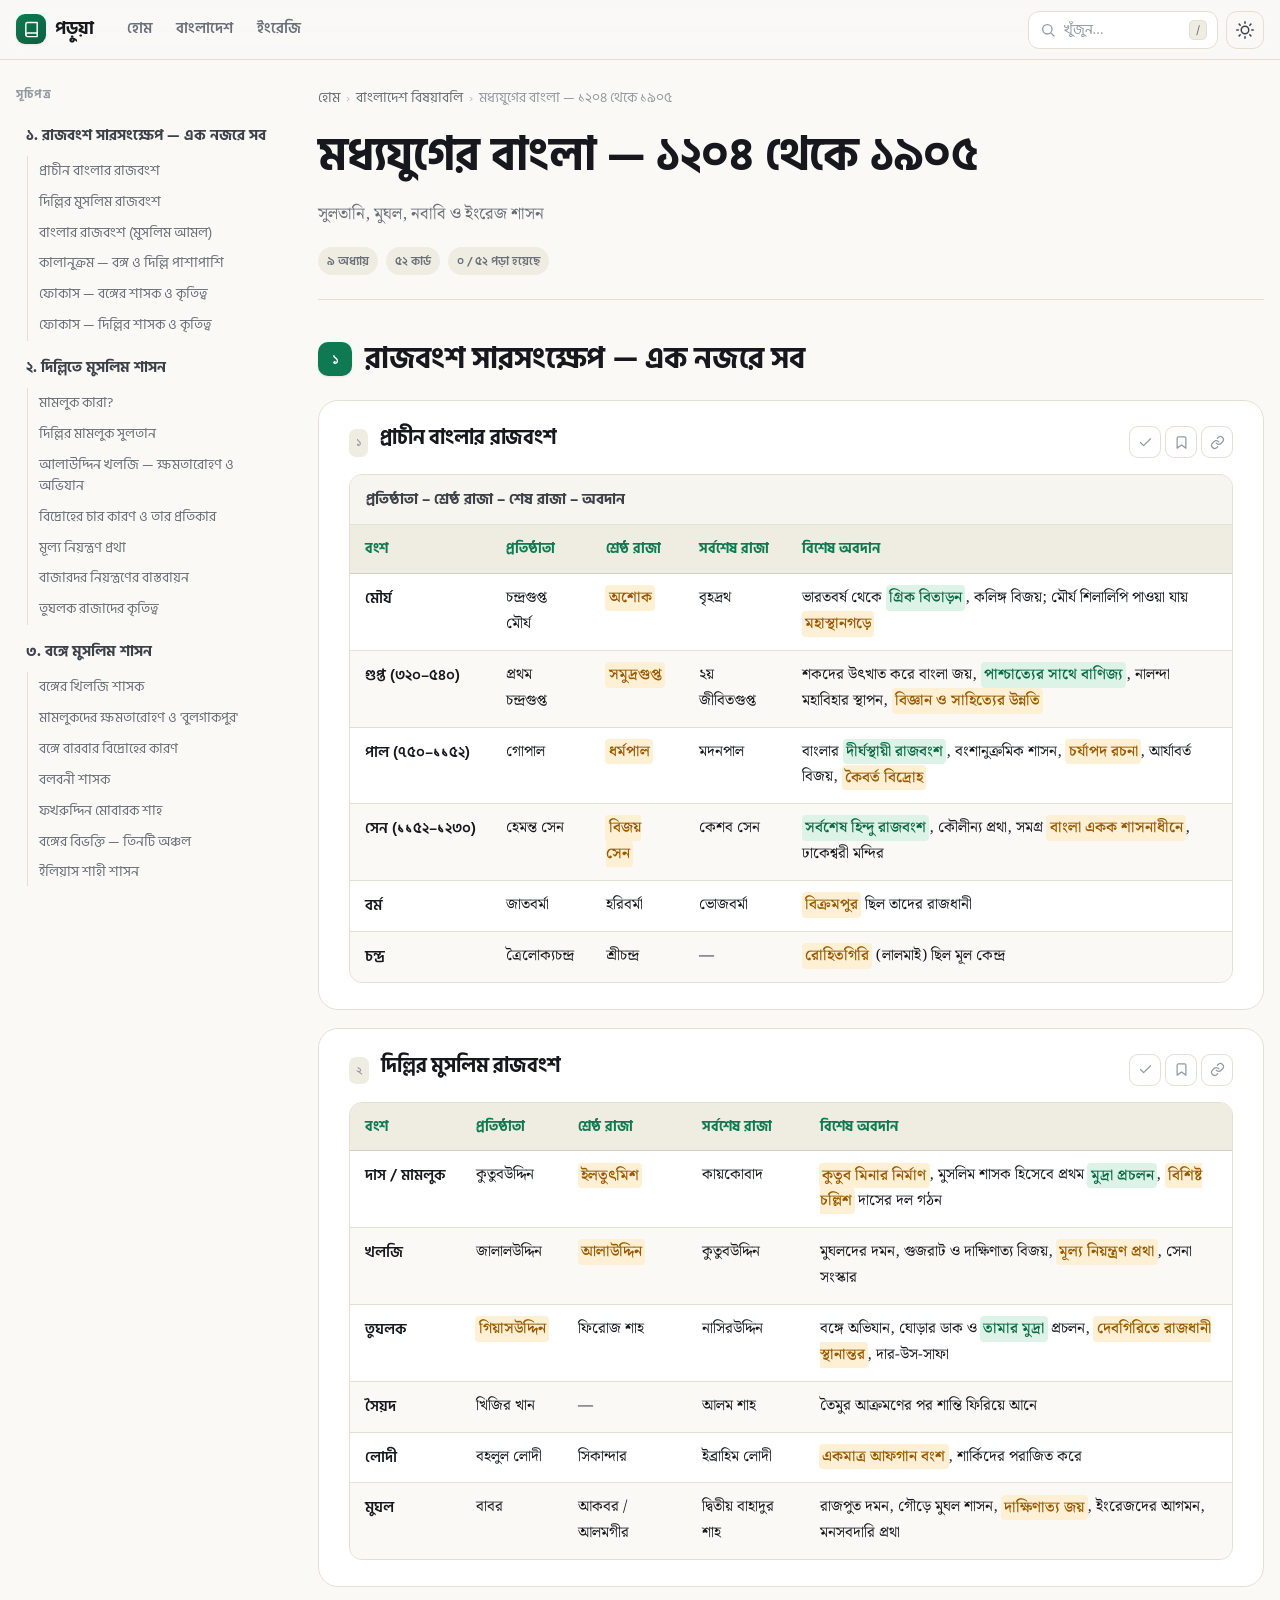
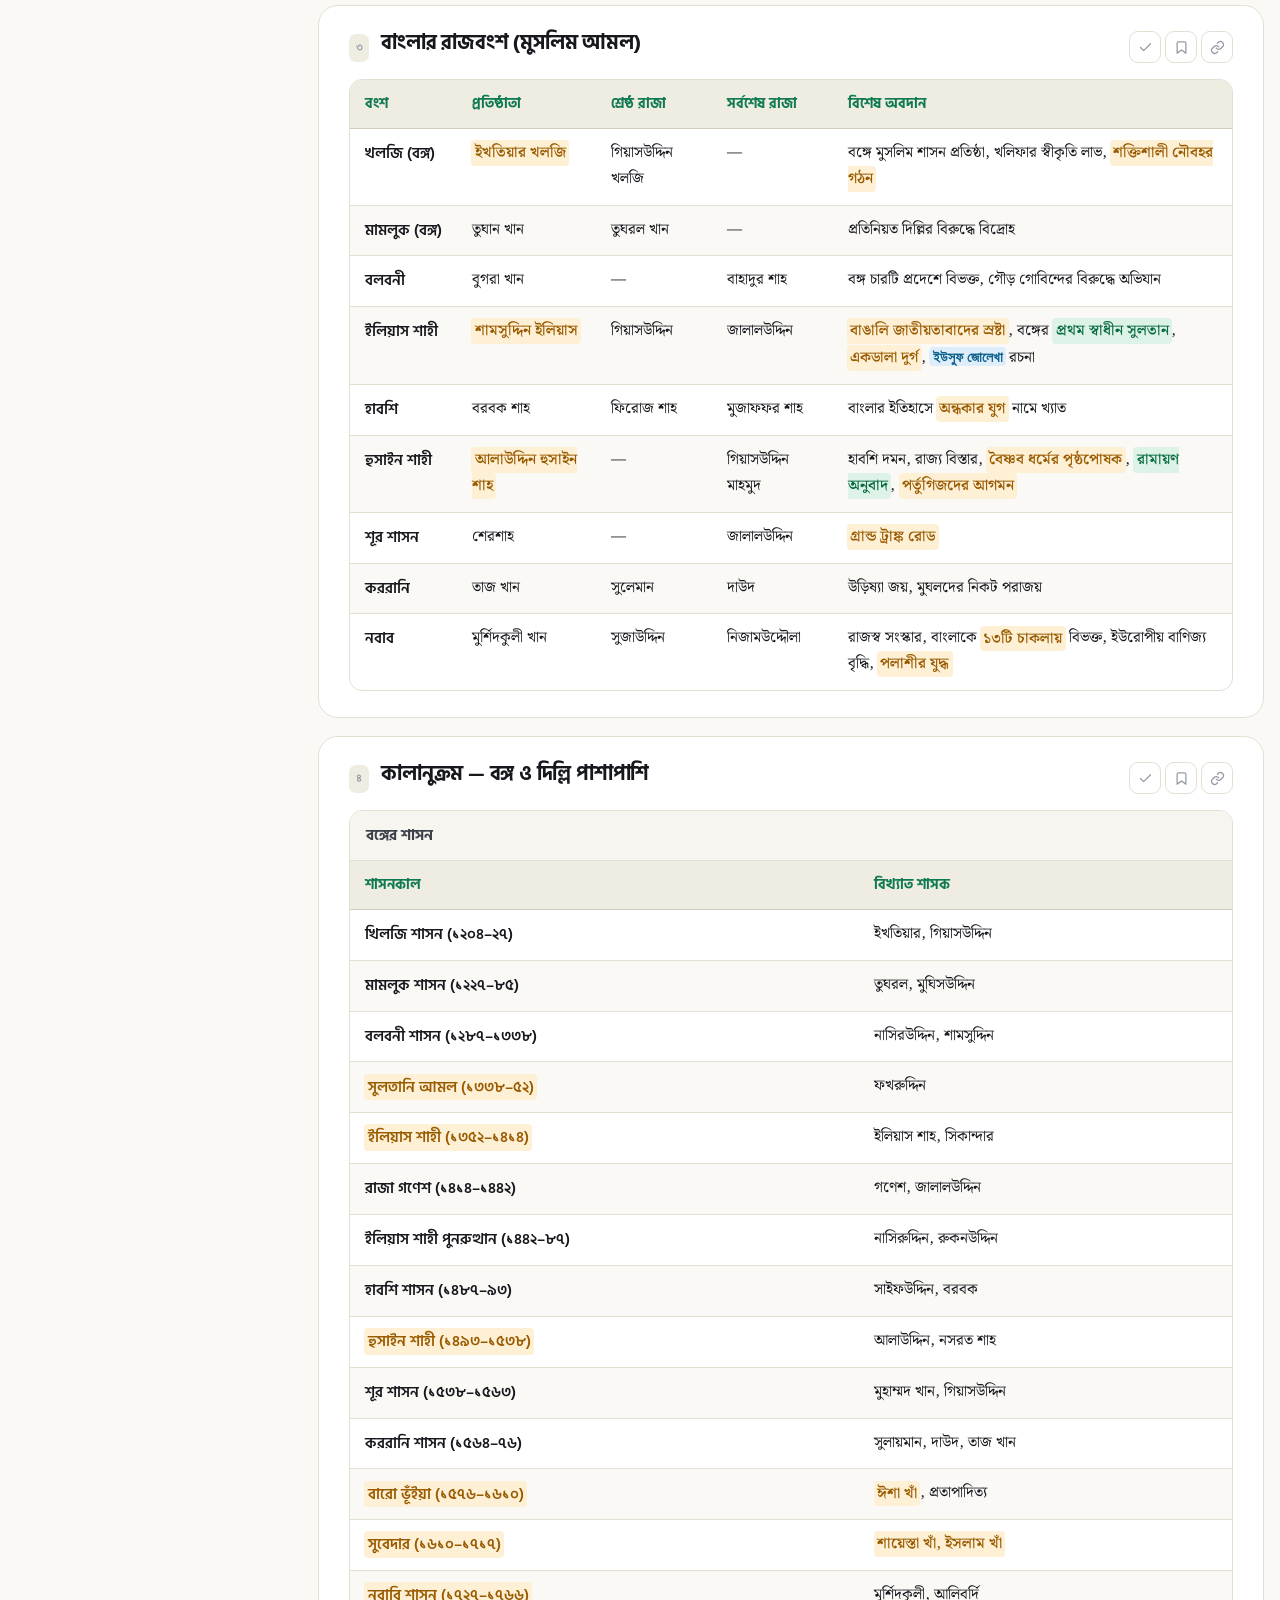
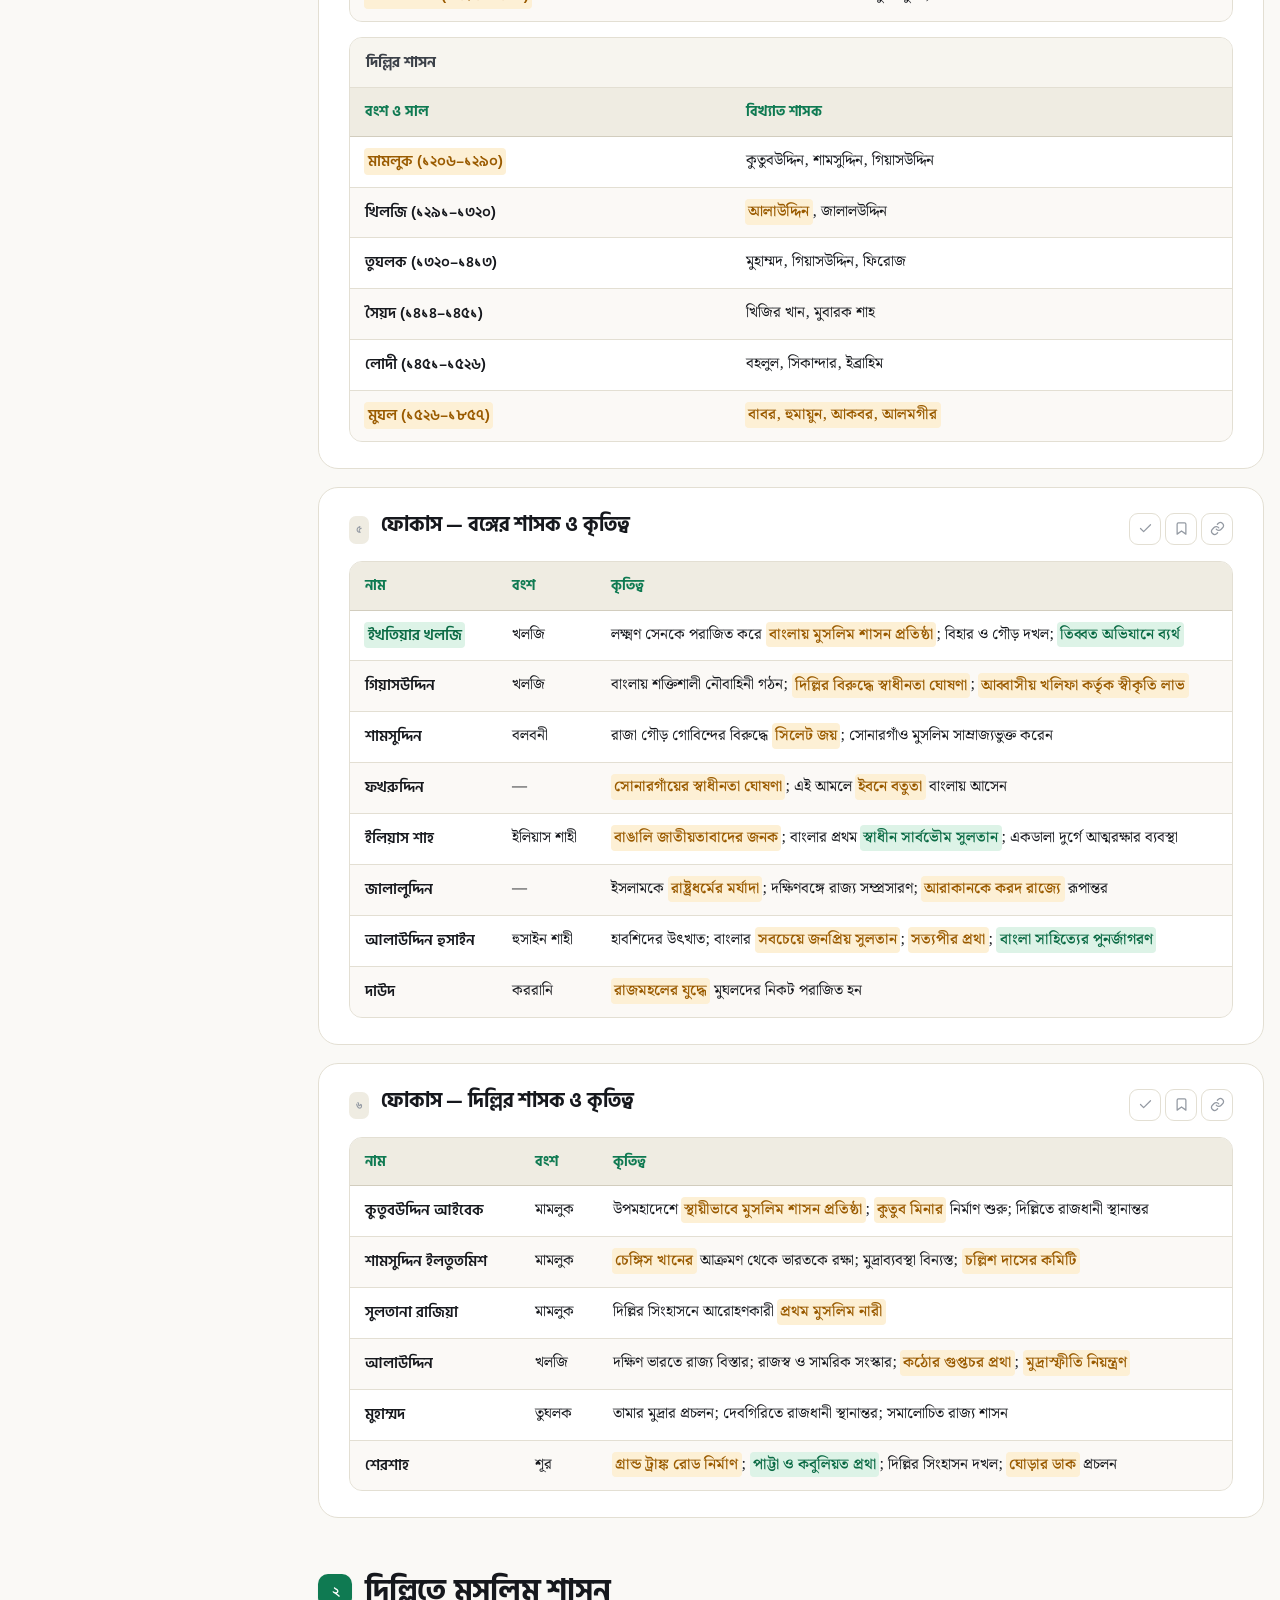
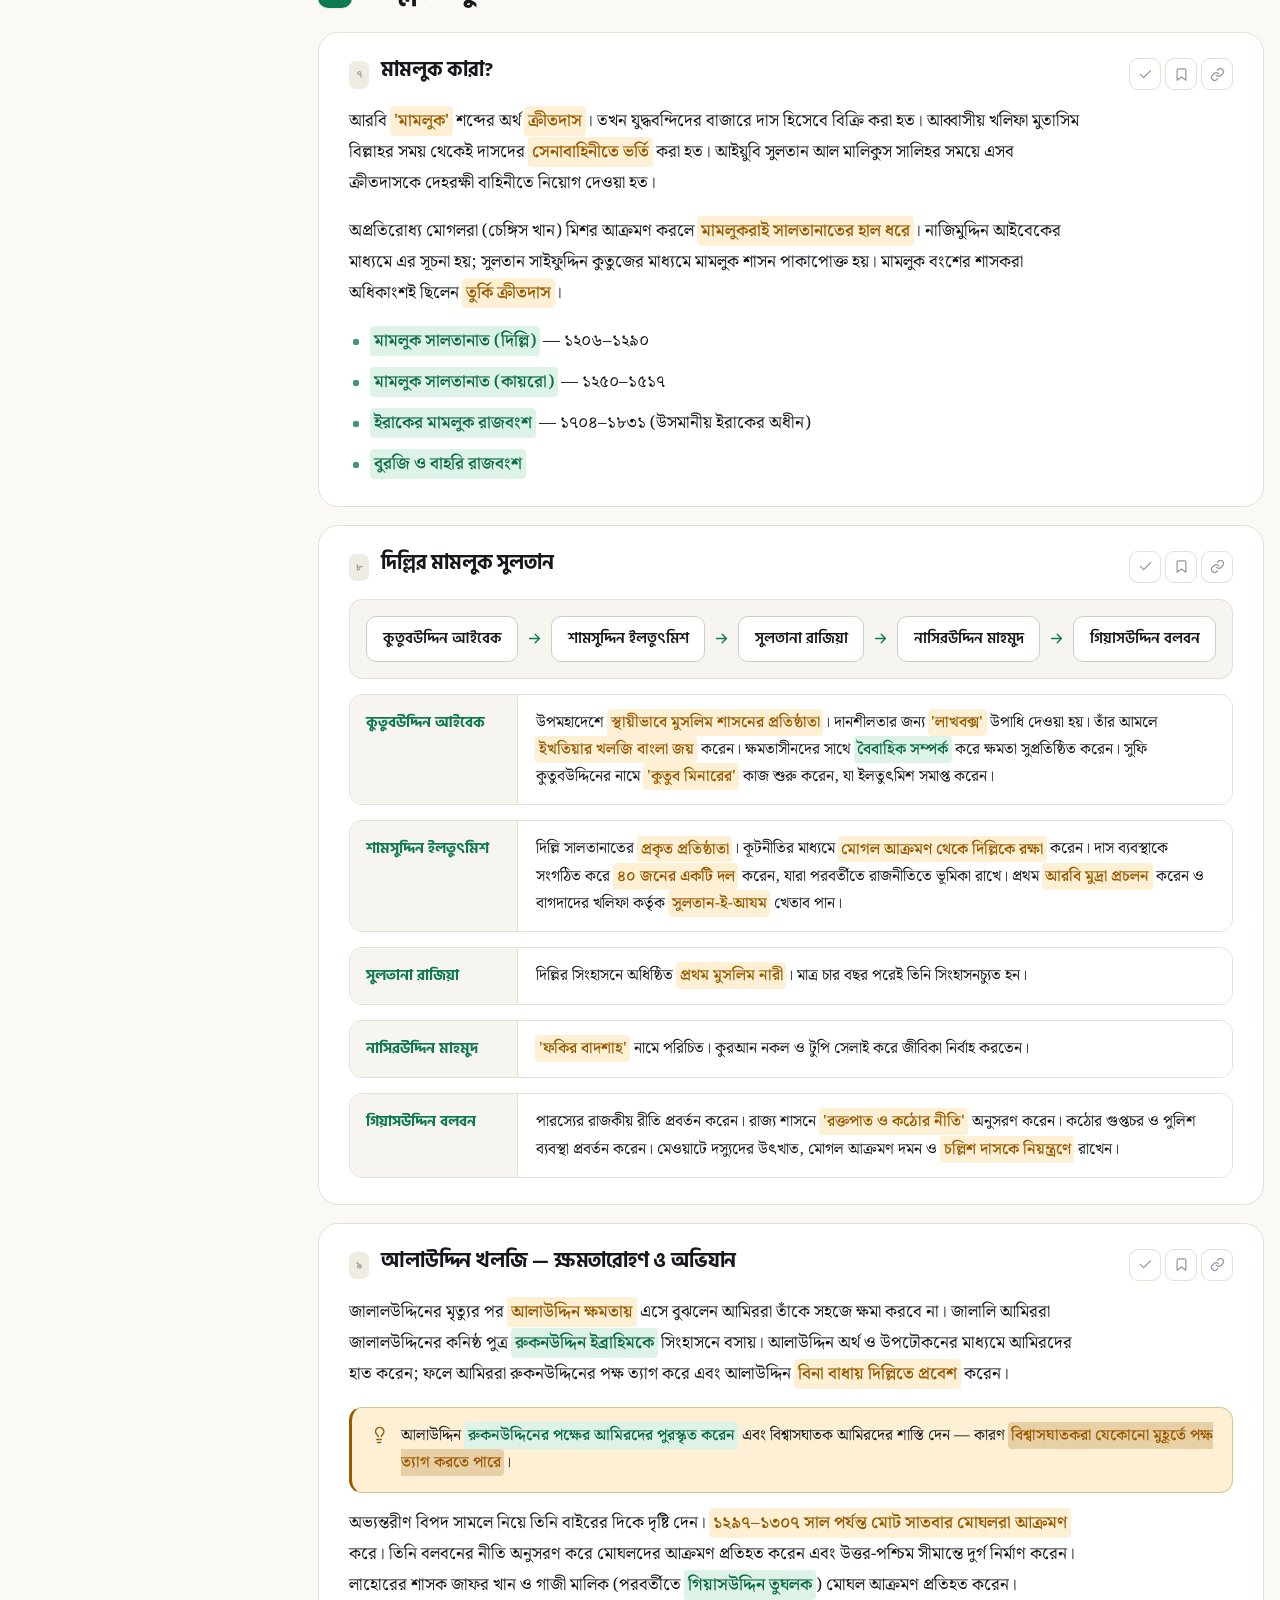
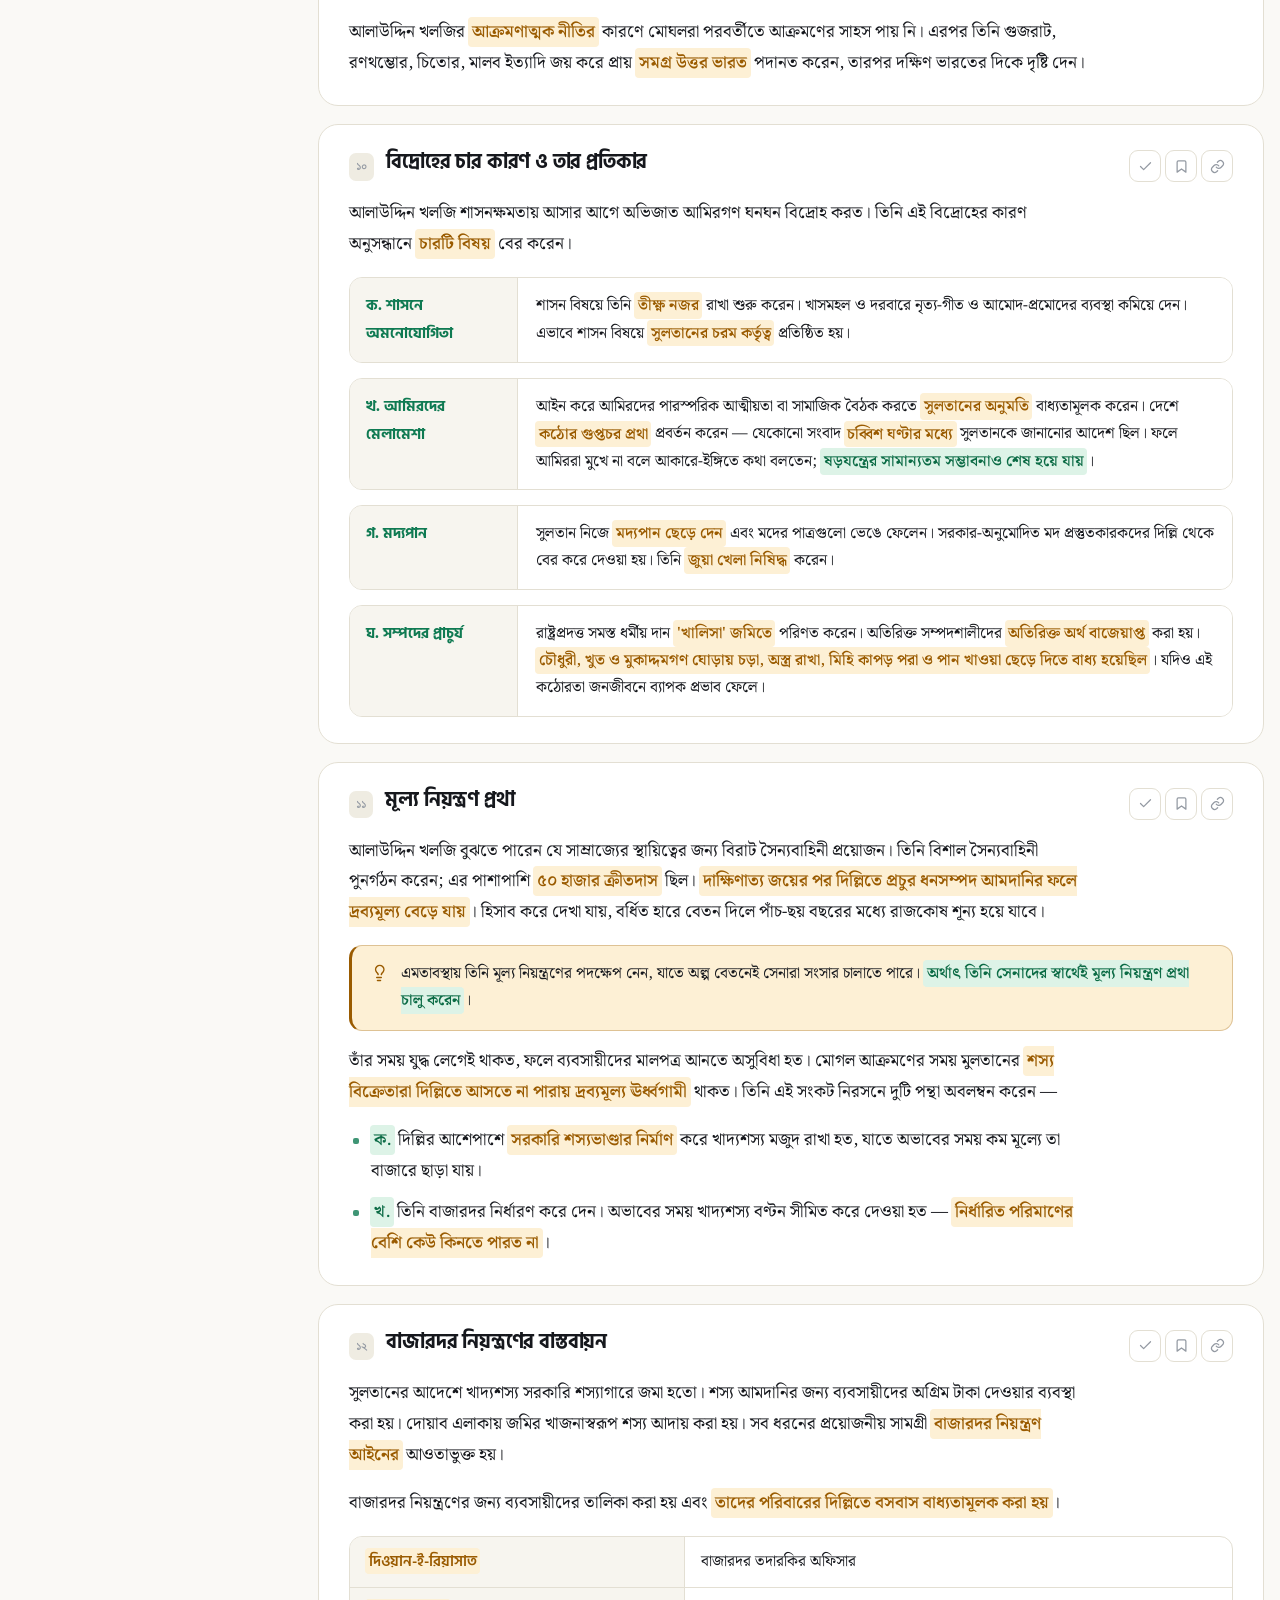
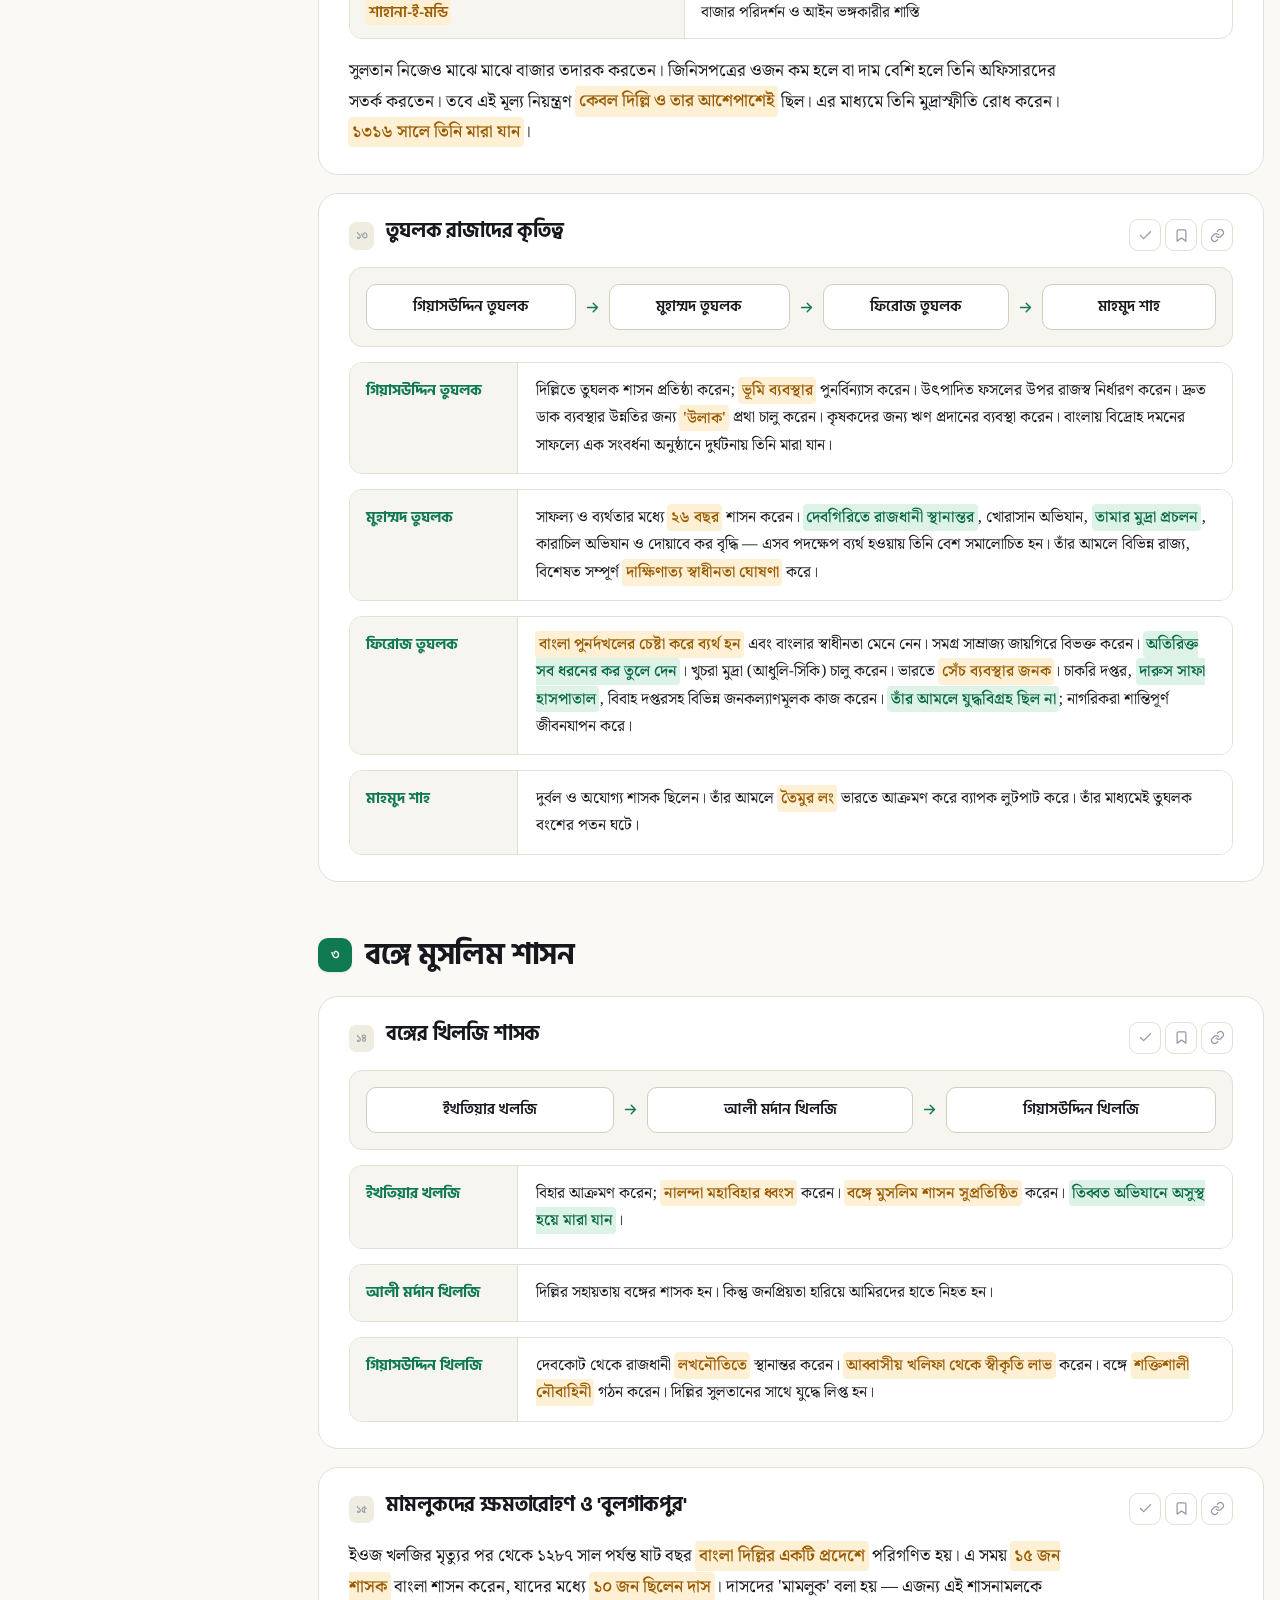
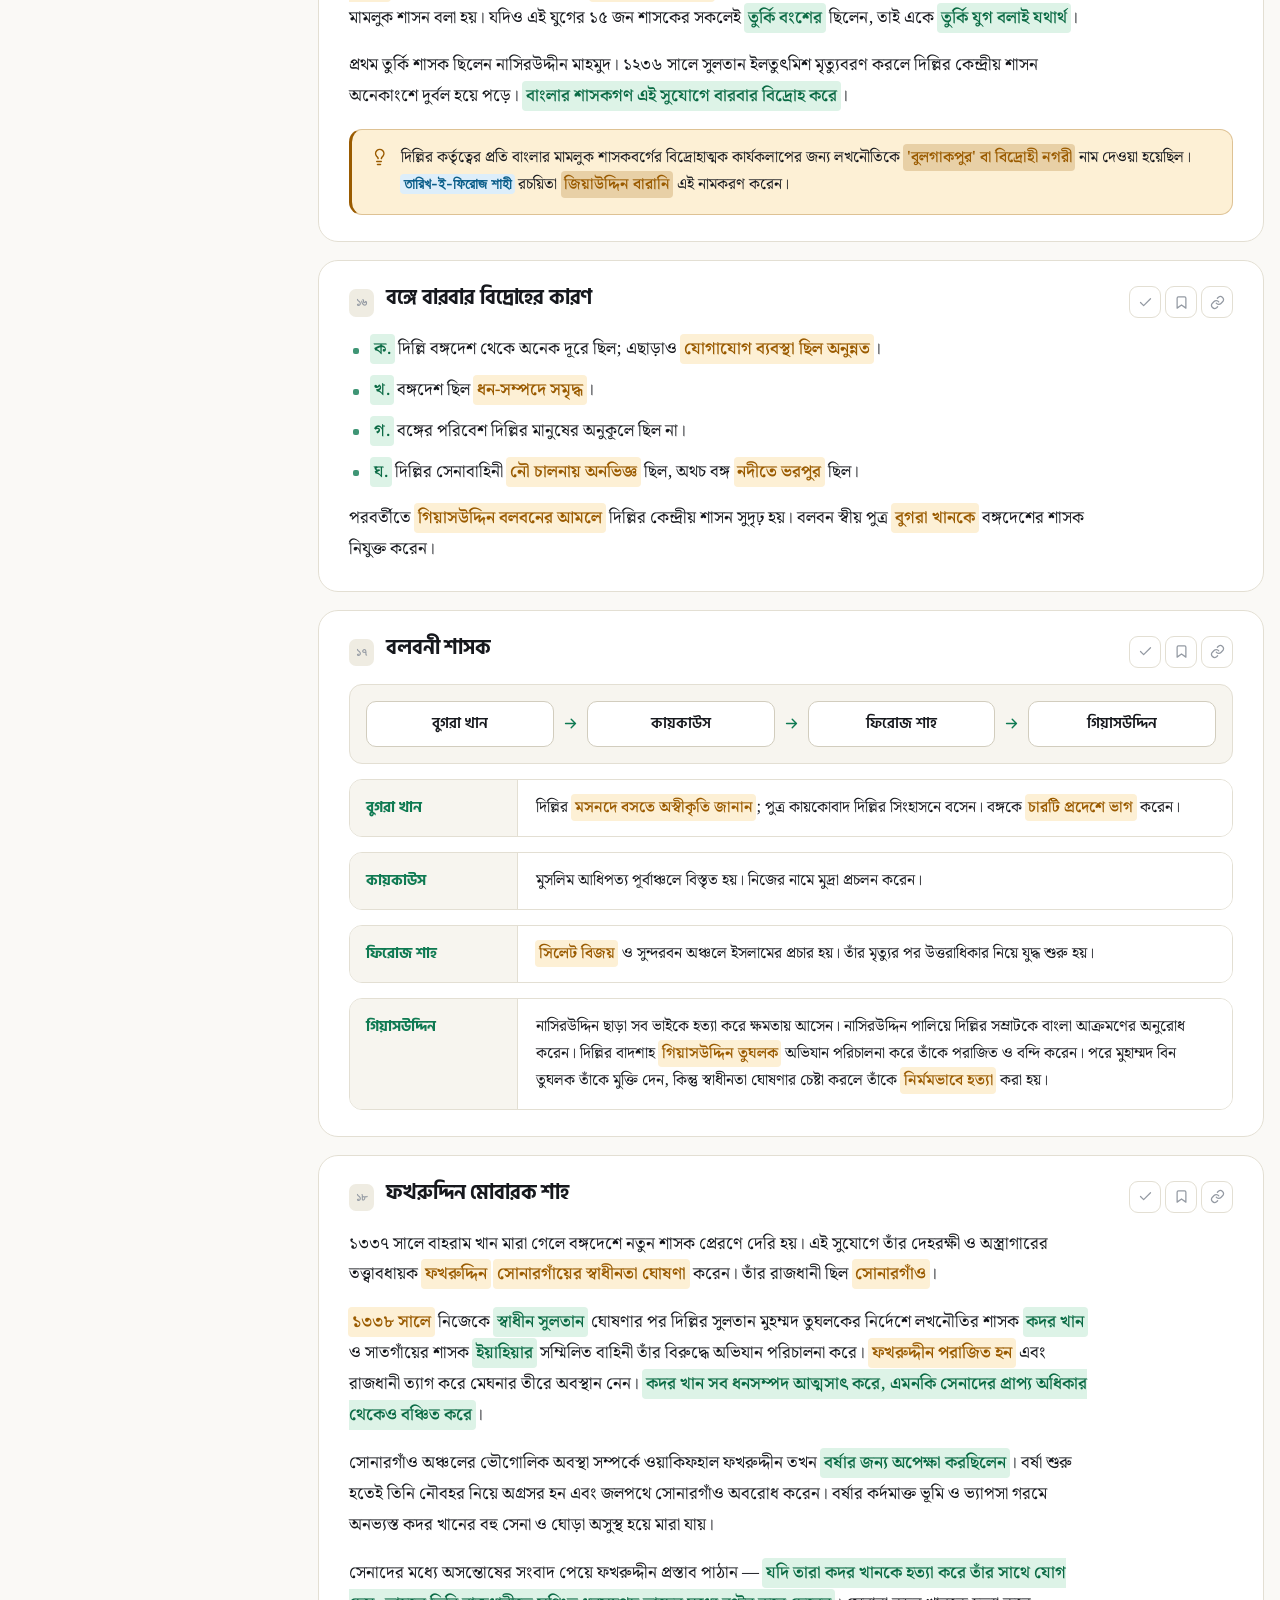
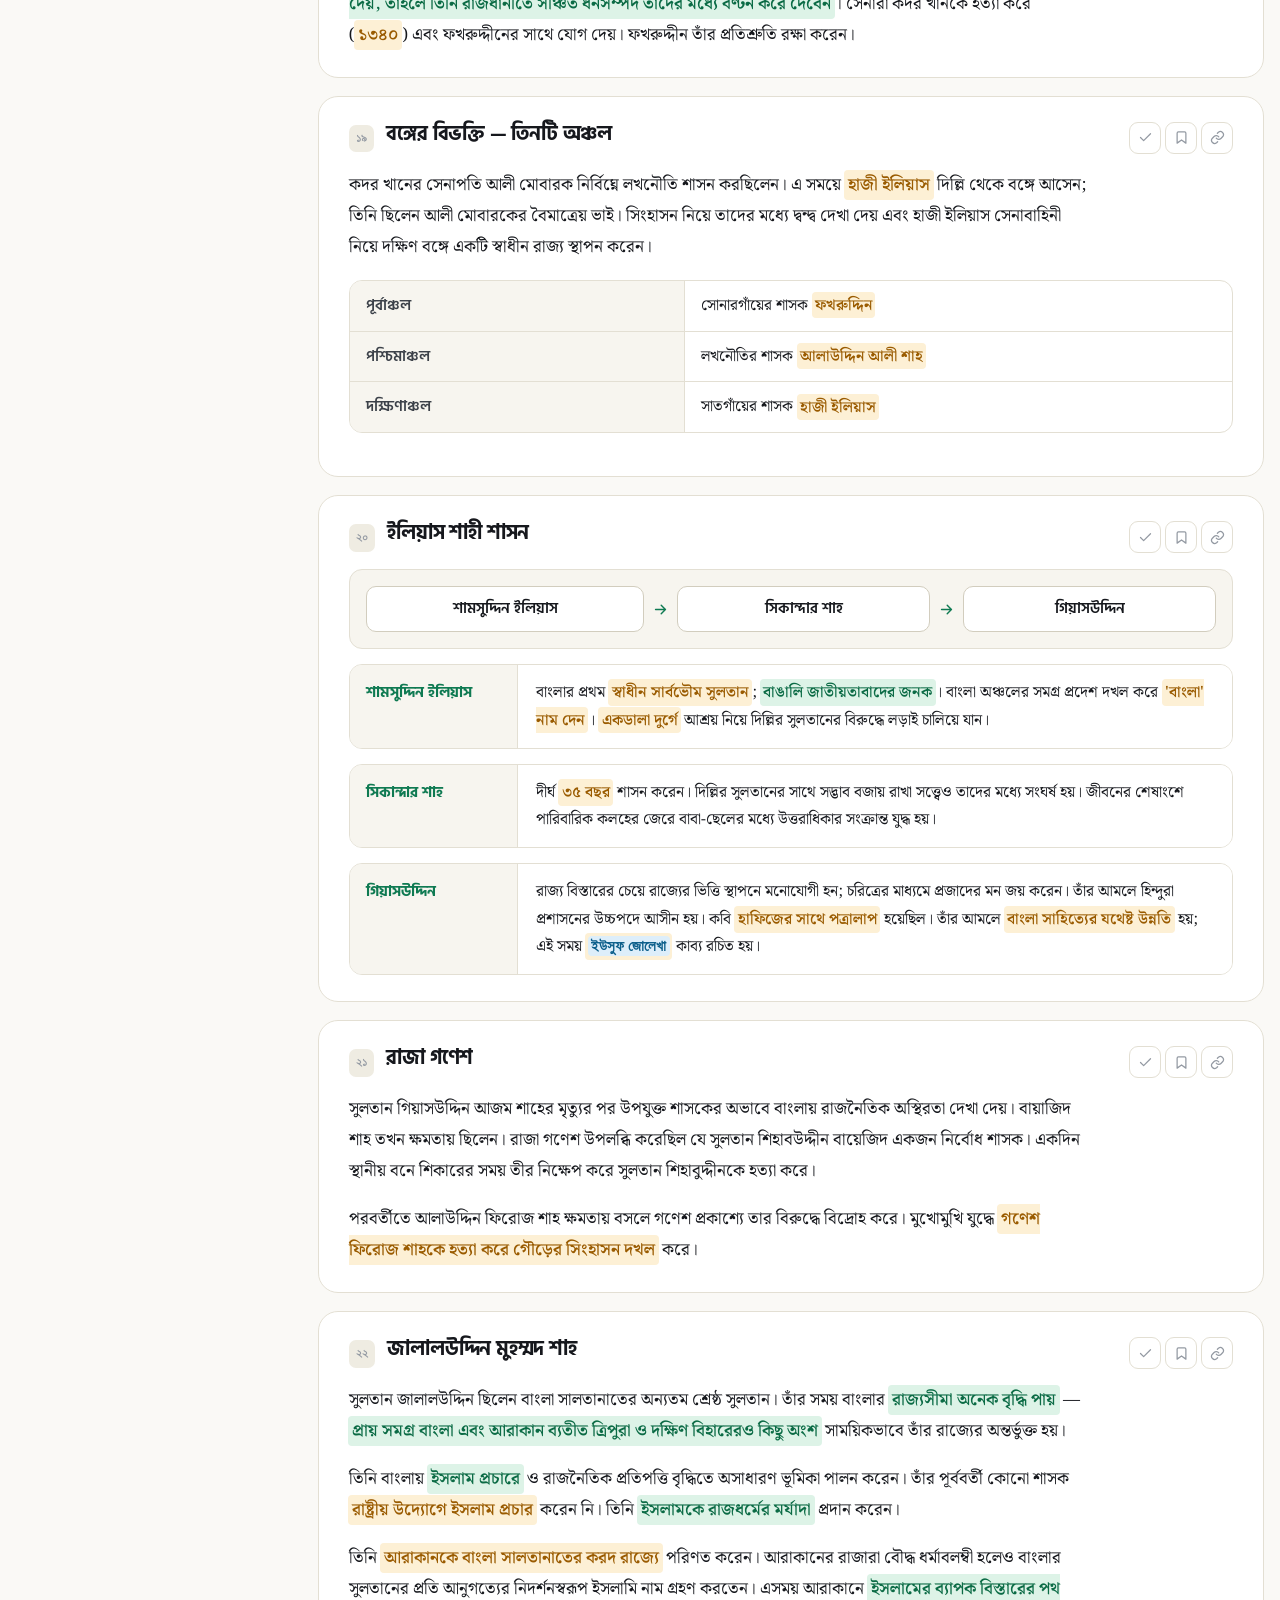
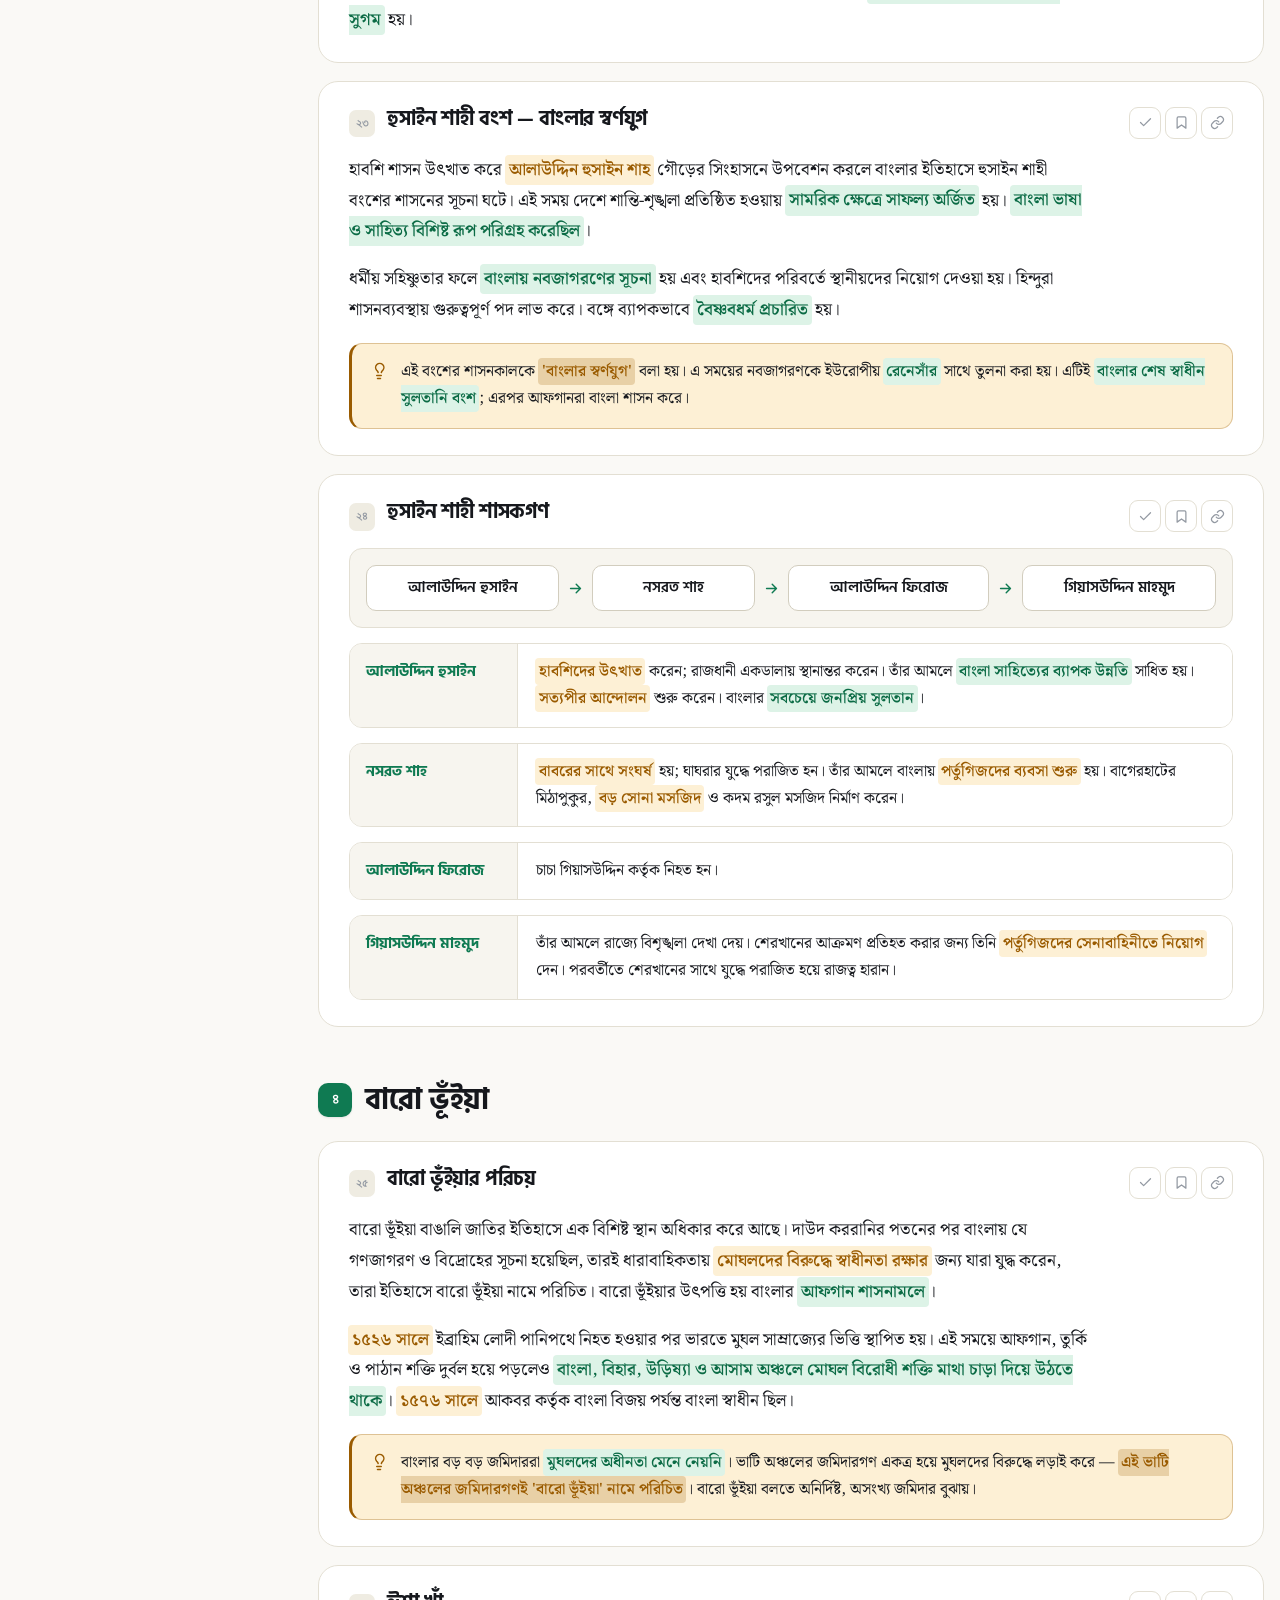
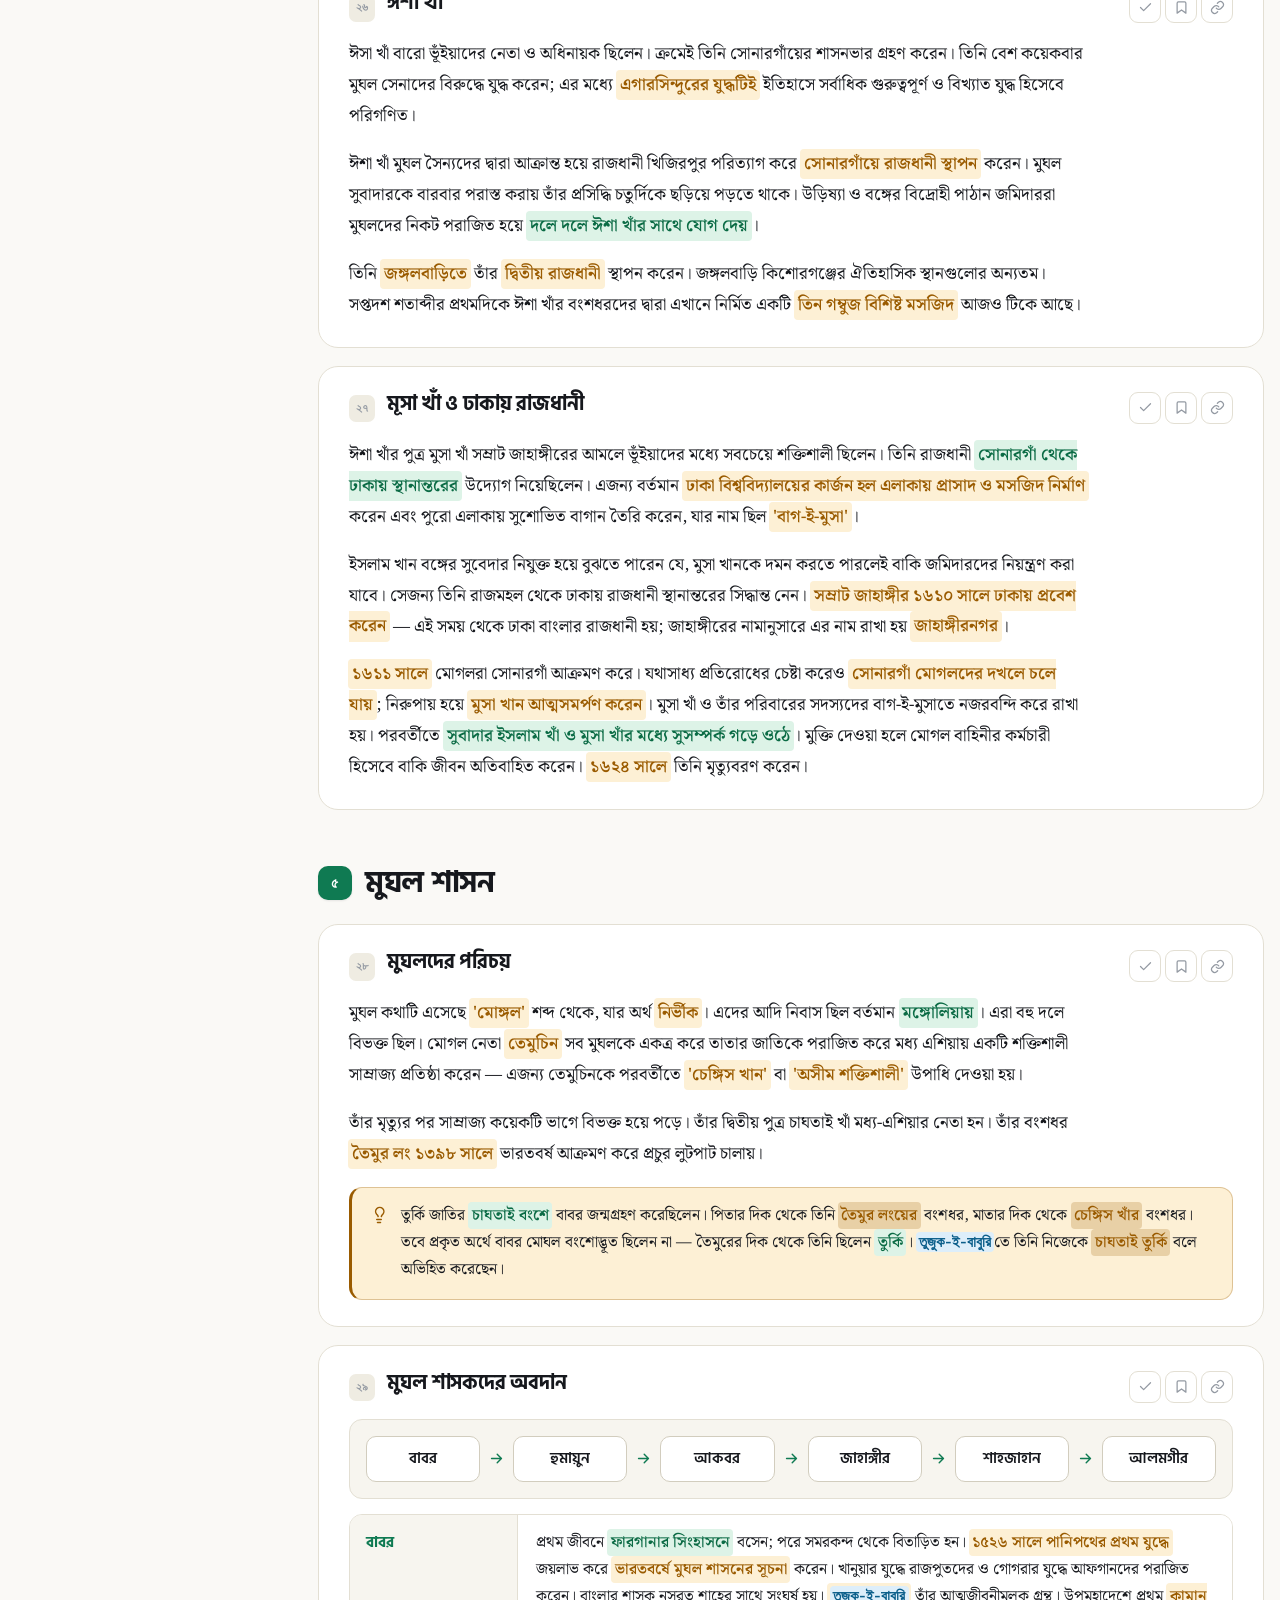
<file: bangladesh-affairs/bd-medieval-bengal/index.html>
<!doctype html>
<html lang="bn" data-base="../../">
<head>
<meta charset="utf-8">
<meta name="viewport" content="width=device-width, initial-scale=1, viewport-fit=cover">
<title>মধ্যযুগের বাংলা — ১২০৪ থেকে ১৯০৫ — বাংলাদেশ বিষয়াবলি | পড়ুয়া</title>
<meta name="description" content="দিল্লি ও বঙ্গের সব রাজবংশ এক নজরে, মামলুক–খলজি–তুঘলক, ইলিয়াস শাহী ও হুসাইন শাহী, বারো ভূঁইয়া, মুঘল ও সুবেদারি, নবাবি আমল, ইউরোপীয়দের আগমন, পলাশী–বক্সার এবং ইংরেজ শাসনের গভর্নর ও আন্দোলনসমূহ।">
<meta name="keywords" content="মধ্যযুগের বাংলা, ইলিয়াস শাহী, হুসাইন শাহী, বারো ভূঁইয়া, ঈশা খাঁ, মুঘল শাসন, শায়েস্তা খান, বক্সারের যুদ্ধ, চিরস্থায়ী বন্দোবস্ত, সিপাহী বিদ্রোহ, ফকির সন্ন্যাসী আন্দোলন, নীল বিদ্রোহ, গভর্নর জেনারেল">
<link rel="canonical" href="https://subrotoasg.github.io/poruya/bangladesh-affairs/bd-medieval-bengal/">
<meta name="robots" content="index, follow, max-snippet:-1, max-image-preview:large, max-video-preview:-1">
<meta name="theme-color" content="#faf9f6">
<meta name="color-scheme" content="light dark">
<meta property="og:type" content="article">
<meta property="og:site_name" content="পড়ুয়া">
<meta property="og:locale" content="bn_BD">
<meta property="og:title" content="মধ্যযুগের বাংলা — ১২০৪ থেকে ১৯০৫ — বাংলাদেশ বিষয়াবলি | পড়ুয়া">
<meta property="og:description" content="দিল্লি ও বঙ্গের সব রাজবংশ এক নজরে, মামলুক–খলজি–তুঘলক, ইলিয়াস শাহী ও হুসাইন শাহী, বারো ভূঁইয়া, মুঘল ও সুবেদারি, নবাবি আমল, ইউরোপীয়দের আগমন, পলাশী–বক্সার এবং ইংরেজ শাসনের গভর্নর ও আন্দোলনসমূহ।">
<meta property="og:url" content="https://subrotoasg.github.io/poruya/bangladesh-affairs/bd-medieval-bengal/">
<meta name="twitter:card" content="summary_large_image">
<meta name="twitter:title" content="মধ্যযুগের বাংলা — ১২০৪ থেকে ১৯০৫ — বাংলাদেশ বিষয়াবলি | পড়ুয়া">
<meta name="twitter:description" content="দিল্লি ও বঙ্গের সব রাজবংশ এক নজরে, মামলুক–খলজি–তুঘলক, ইলিয়াস শাহী ও হুসাইন শাহী, বারো ভূঁইয়া, মুঘল ও সুবেদারি, নবাবি আমল, ইউরোপীয়দের আগমন, পলাশী–বক্সার এবং ইংরেজ শাসনের গভর্নর ও আন্দোলনসমূহ।">
<link rel="icon" href="../../assets/favicon.svg" type="image/svg+xml">
<link rel="manifest" href="../../manifest.webmanifest">
<link rel="alternate" type="text/markdown" href="https://subrotoasg.github.io/poruya/bangladesh-affairs/bd-medieval-bengal/index.md">
<link rel="preconnect" href="https://fonts.googleapis.com">
<link rel="preconnect" href="https://fonts.gstatic.com" crossorigin>
<link rel="stylesheet" href="https://fonts.googleapis.com/css2?family=Hind+Siliguri:wght@400;500;600;700&family=Noto+Serif+Bengali:wght@400;500;600;700&family=Inter:wght@400;500;600;700&display=swap">
<link rel="stylesheet" href="../../assets/css/style.css">
<script>try{var t=localStorage.getItem('theme');if(t==='dark'||t==='light')document.documentElement.setAttribute('data-theme',t)}catch(e){}</script>
<script type="application/ld+json">{"@context":"https://schema.org","@type":"Article","headline":"মধ্যযুগের বাংলা — ১২০৪ থেকে ১৯০৫","description":"দিল্লি ও বঙ্গের সব রাজবংশ এক নজরে, মামলুক–খলজি–তুঘলক, ইলিয়াস শাহী ও হুসাইন শাহী, বারো ভূঁইয়া, মুঘল ও সুবেদারি, নবাবি আমল, ইউরোপীয়দের আগমন, পলাশী–বক্সার এবং ইংরেজ শাসনের গভর্নর ও আন্দোলনসমূহ।","inLanguage":"bn","mainEntityOfPage":"https://subrotoasg.github.io/poruya/bangladesh-affairs/bd-medieval-bengal/","articleSection":"বাংলাদেশ বিষয়াবলি","keywords":"মধ্যযুগের বাংলা, ইলিয়াস শাহী, হুসাইন শাহী, বারো ভূঁইয়া, ঈশা খাঁ, মুঘল শাসন, শায়েস্তা খান, বক্সারের যুদ্ধ, চিরস্থায়ী বন্দোবস্ত, সিপাহী বিদ্রোহ, ফকির সন্ন্যাসী আন্দোলন, নীল বিদ্রোহ, গভর্নর জেনারেল","isPartOf":{"@type":"CreativeWorkSeries","name":"বাংলাদেশ বিষয়াবলি","url":"https://subrotoasg.github.io/poruya/bangladesh-affairs/"}}</script>
<script type="application/ld+json">{"@context":"https://schema.org","@type":"BreadcrumbList","itemListElement":[{"@type":"ListItem","position":1,"name":"হোম","item":"https://subrotoasg.github.io/poruya/"},{"@type":"ListItem","position":2,"name":"বাংলাদেশ বিষয়াবলি","item":"https://subrotoasg.github.io/poruya/bangladesh-affairs/"},{"@type":"ListItem","position":3,"name":"মধ্যযুগের বাংলা — ১২০৪ থেকে ১৯০৫","item":"https://subrotoasg.github.io/poruya/bangladesh-affairs/bd-medieval-bengal/"}]}</script>
<script type="application/ld+json">{"@context":"https://schema.org","@type":"LearningResource","name":"মধ্যযুগের বাংলা — ১২০৪ থেকে ১৯০৫","learningResourceType":"নোট","educationalLevel":"পরীক্ষা প্রস্তুতি","inLanguage":"bn","url":"https://subrotoasg.github.io/poruya/bangladesh-affairs/bd-medieval-bengal/","teaches":"রাজবংশ সারসংক্ষেপ — এক নজরে সব, দিল্লিতে মুসলিম শাসন, বঙ্গে মুসলিম শাসন, বারো ভূঁইয়া, মুঘল শাসন, ভারতবর্ষে ইউরোপীয়দের আগমন, পলাশী-পরবর্তী বাংলা, ইংরেজ শাসন — গভর্নর ও ভাইসরয়, ইংরেজ আমলের আন্দোলন ও ঘটনাবলি"}</script>
</head>
<body class="" data-topic="bd-medieval-bengal">
<a class="skip-link" href="#main">মূল কন্টেন্টে যান</a>

<header class="site-header">
  <div class="wrap">
    <a class="brand" href="../../">
      <span class="brand-mark"><svg viewBox="0 0 24 24" fill="none" stroke="currentColor" stroke-width="2" stroke-linecap="round" stroke-linejoin="round" aria-hidden="true"><path d="M4 19.5A2.5 2.5 0 0 1 6.5 17H20"/><path d="M6.5 2H20v20H6.5A2.5 2.5 0 0 1 4 19.5v-15A2.5 2.5 0 0 1 6.5 2Z"/></svg></span>
      পড়ুয়া
    </a>
    <nav class="header-nav" aria-label="প্রধান মেনু">
      <a href="../../">হোম</a>
      <a href="../../bangladesh-affairs/">বাংলাদেশ</a>
      <a href="../../english/">ইংরেজি</a>
    </nav>
    <div class="header-tools">
      <button class="search-trigger" data-search-open type="button" aria-label="খুঁজুন">
        <svg viewBox="0 0 24 24" fill="none" stroke="currentColor" stroke-width="2" stroke-linecap="round" stroke-linejoin="round" aria-hidden="true"><circle cx="11" cy="11" r="7"/><path d="m21 21-4.3-4.3"/></svg><span>খুঁজুন…</span><kbd>/</kbd>
      </button>
      <button class="icon-btn" data-theme-btn type="button" aria-label="থিম পরিবর্তন"><svg viewBox="0 0 24 24" fill="none" stroke="currentColor" stroke-width="2" stroke-linecap="round" stroke-linejoin="round" aria-hidden="true"><path d="M12 17a5 5 0 1 0 0-10 5 5 0 0 0 0 10Z"/><path d="M12 1v2M12 21v2M4.2 4.2l1.4 1.4M18.4 18.4l1.4 1.4M1 12h2M21 12h2M4.2 19.8l1.4-1.4M18.4 5.6l1.4-1.4"/></svg></button>
    </div>
  </div>
  <div class="progress-rail" aria-hidden="true"><i></i></div>
</header>

<main id="main">
<div class="wrap">
  <div class="topic-layout">
    <nav class="toc" aria-label="এই পাতার সূচি">
  <h4>সূচিপত্র</h4>
  <ol>
    <li class="toc-sec">
      <a href="#dynasty-summary">১. রাজবংশ সারসংক্ষেপ — এক নজরে সব</a>
      <ol><li><a href="#ancient-dynasties-table">প্রাচীন বাংলার রাজবংশ</a></li><li><a href="#delhi-dynasties-table">দিল্লির মুসলিম রাজবংশ</a></li><li><a href="#bengal-dynasties-table">বাংলার রাজবংশ (মুসলিম আমল)</a></li><li><a href="#timeline-table">কালানুক্রম — বঙ্গ ও দিল্লি পাশাপাশি</a></li><li><a href="#bengal-rulers-credit">ফোকাস — বঙ্গের শাসক ও কৃতিত্ব</a></li><li><a href="#delhi-rulers-credit">ফোকাস — দিল্লির শাসক ও কৃতিত্ব</a></li></ol>
    </li>
    <li class="toc-sec">
      <a href="#delhi-sultanate">২. দিল্লিতে মুসলিম শাসন</a>
      <ol><li><a href="#who-are-mamluks">মামলুক কারা?</a></li><li><a href="#delhi-mamluk-sultans">দিল্লির মামলুক সুলতান</a></li><li><a href="#alauddin-khalji">আলাউদ্দিন খলজি — ক্ষমতারোহণ ও অভিযান</a></li><li><a href="#four-causes-rebellion">বিদ্রোহের চার কারণ ও তার প্রতিকার</a></li><li><a href="#price-control">মূল্য নিয়ন্ত্রণ প্রথা</a></li><li><a href="#price-control-implementation">বাজারদর নিয়ন্ত্রণের বাস্তবায়ন</a></li><li><a href="#tughlaq-kings">তুঘলক রাজাদের কৃতিত্ব</a></li></ol>
    </li>
    <li class="toc-sec">
      <a href="#bengal-sultanate">৩. বঙ্গে মুসলিম শাসন</a>
      <ol><li><a href="#bengal-khalji">বঙ্গের খিলজি শাসক</a></li><li><a href="#bulgakpur">মামলুকদের ক্ষমতারোহণ ও 'বুলগাকপুর'</a></li><li><a href="#why-rebellion">বঙ্গে বারবার বিদ্রোহের কারণ</a></li><li><a href="#balbani">বলবনী শাসক</a></li><li><a href="#fakhruddin">ফখরুদ্দিন মোবারক শাহ</a></li><li><a href="#three-regions">বঙ্গের বিভক্তি — তিনটি অঞ্চল</a></li><li><a href="#ilyas-shahi">ইলিয়াস শাহী শাসন</a></li><li><a href="#raja-ganesh">রাজা গণেশ</a></li><li><a href="#jalaluddin">জালালউদ্দিন মুহম্মদ শাহ</a></li><li><a href="#hussain-shahi">হুসাইন শাহী বংশ — বাংলার স্বর্ণযুগ</a></li><li><a href="#hussain-shahi-rulers">হুসাইন শাহী শাসকগণ</a></li></ol>
    </li>
    <li class="toc-sec">
      <a href="#baro-bhuiyan">৪. বারো ভূঁইয়া</a>
      <ol><li><a href="#baro-bhuiyan-intro">বারো ভূঁইয়ার পরিচয়</a></li><li><a href="#isa-khan">ঈশা খাঁ</a></li><li><a href="#musa-khan">মূসা খাঁ ও ঢাকায় রাজধানী</a></li></ol>
    </li>
    <li class="toc-sec">
      <a href="#mughal">৫. মুঘল শাসন</a>
      <ol><li><a href="#mughal-identity">মুঘলদের পরিচয়</a></li><li><a href="#mughal-rulers">মুঘল শাসকদের অবদান</a></li><li><a href="#subedar-table">বাংলার সুবেদার ও উল্লেখযোগ্য ঘটনা</a></li><li><a href="#subedar-dewan">সুবেদার ও দেওয়ান — পার্থক্য</a></li><li><a href="#nawab-table">বাংলার নবাব</a></li></ol>
    </li>
    <li class="toc-sec">
      <a href="#europeans">৬. ভারতবর্ষে ইউরোপীয়দের আগমন</a>
      <ol><li><a href="#why-europeans-came">বিদেশিদের আগমনের প্রেক্ষাপট</a></li><li><a href="#european-companies">ইউরোপীয় বণিকদের আগমন — ক্রমানুসারে</a></li><li><a href="#english-arrival">ইংরেজদের আগমন</a></li><li><a href="#english-supremacy">ইংরেজ শ্রেষ্ঠত্বের কারণ</a></li></ol>
    </li>
    <li class="toc-sec">
      <a href="#post-plassey">৭. পলাশী-পরবর্তী বাংলা</a>
      <ol><li><a href="#mir-jafar">মীর জাফরের ক্ষমতারোহণ</a></li><li><a href="#mir-qasim">মীর কাসিমের সংস্কার</a></li><li><a href="#buxar">বক্সারের যুদ্ধ (১৭৬৪)</a></li><li><a href="#buxar-result">বক্সার যুদ্ধের ফলাফল</a></li><li><a href="#dual-government">দ্বৈত শাসন</a></li><li><a href="#permanent-settlement">চিরস্থায়ী বন্দোবস্ত</a></li></ol>
    </li>
    <li class="toc-sec">
      <a href="#british-rule">৮. ইংরেজ শাসন — গভর্নর ও ভাইসরয়</a>
      <ol><li><a href="#governors">গভর্নর (১৭৭৩–১৮০৫)</a></li><li><a href="#governor-generals">গভর্নর জেনারেল</a></li><li><a href="#viceroys-1">গভর্নর জেনারেল ও ভাইসরয় (১৮৫৬–১৯০৫)</a></li><li><a href="#viceroys-2">ভাইসরয় (১৯০৫–১৯৪৭)</a></li></ol>
    </li>
    <li class="toc-sec">
      <a href="#british-era-events">৯. ইংরেজ আমলের আন্দোলন ও ঘটনাবলি</a>
      <ol><li><a href="#fakir-sannyasi">ফকির–সন্ন্যাসী আন্দোলন</a></li><li><a href="#famine-1770">ছিয়াত্তরের মন্বন্তর</a></li><li><a href="#titumir">তিতুমীরের আন্দোলন</a></li><li><a href="#faraizi">ফারায়েজি আন্দোলন</a></li><li><a href="#indigo">নীল আন্দোলন</a></li><li><a href="#sepoy-mutiny">সিপাহী বিদ্রোহ (১৮৫৭)</a></li></ol>
    </li>
  </ol>
</nav>
    <div>
      <header class="topic-head">
        <nav class="breadcrumb" aria-label="ব্রেডক্রাম্ব">
          <a href="../../">হোম</a><span aria-hidden="true">›</span>
          <a href="../">বাংলাদেশ বিষয়াবলি</a><span aria-hidden="true">›</span>
          <span>মধ্যযুগের বাংলা — ১২০৪ থেকে ১৯০৫</span>
        </nav>
        <h1>মধ্যযুগের বাংলা — ১২০৪ থেকে ১৯০৫</h1>
        <p class="sub">সুলতানি, মুঘল, নবাবি ও ইংরেজ শাসন</p>
        <div class="topic-meta">
          <span class="chip">৯ অধ্যায়</span>
          <span class="chip">৫২ কার্ড</span>
          <span class="chip" data-read-count>০ / ৫২ পড়া হয়েছে</span>
        </div>
      </header>
      <section class="sec" id="dynasty-summary">
  <div class="sec-head">
    <span class="sec-num">১</span>
    <h2>রাজবংশ সারসংক্ষেপ — এক নজরে সব</h2>
  </div>
  <article class="card" id="ancient-dynasties-table">
    <div class="card-head">
      <span class="card-num">১</span>
      <h3>প্রাচীন বাংলার রাজবংশ</h3>
      <div class="card-actions">
        <button class="mini-btn rd" type="button" aria-pressed="false" aria-label="পড়া হয়েছে চিহ্নিত করুন" title="পড়া হয়েছে"><svg viewBox="0 0 24 24" fill="none" stroke="currentColor" stroke-width="2" stroke-linecap="round" stroke-linejoin="round" aria-hidden="true"><path d="M20 6 9 17l-5-5"/></svg></button>
        <button class="mini-btn bm" type="button" aria-pressed="false" aria-label="বুকমার্ক" title="বুকমার্ক"><svg viewBox="0 0 24 24" fill="none" stroke="currentColor" stroke-width="2" stroke-linecap="round" stroke-linejoin="round" aria-hidden="true"><path d="m19 21-7-5-7 5V5a2 2 0 0 1 2-2h10a2 2 0 0 1 2 2z"/></svg></button>
        <button class="mini-btn cp" type="button" aria-label="লিংক কপি" title="লিংক কপি"><svg viewBox="0 0 24 24" fill="none" stroke="currentColor" stroke-width="2" stroke-linecap="round" stroke-linejoin="round" aria-hidden="true"><path d="M10 13a5 5 0 0 0 7.5.5l3-3a5 5 0 0 0-7-7l-1.7 1.7"/><path d="M14 11a5 5 0 0 0-7.5-.5l-3 3a5 5 0 0 0 7 7l1.7-1.7"/></svg></button>
      </div>
    </div>
    <div class="card-body">
      <div class="table-wrap" data-caption="প্রতিষ্ঠাতা – শ্রেষ্ঠ রাজা – শেষ রাজা – অবদান">
        <table>
          <thead><tr><th>বংশ</th><th>প্রতিষ্ঠাতা</th><th>শ্রেষ্ঠ রাজা</th><th>সর্বশেষ রাজা</th><th>বিশেষ অবদান</th></tr></thead>
          <tbody><tr><td data-label="বংশ">মৌর্য</td><td data-label="প্রতিষ্ঠাতা">চন্দ্রগুপ্ত মৌর্য</td><td data-label="শ্রেষ্ঠ রাজা"><mark class="hl hl-gold">অশোক</mark></td><td data-label="সর্বশেষ রাজা">বৃহদ্রথ</td><td data-label="বিশেষ অবদান">ভারতবর্ষ থেকে <span class="hl hl-green">গ্রিক বিতাড়ন</span>, কলিঙ্গ বিজয়; মৌর্য শিলালিপি পাওয়া যায় <mark class="hl hl-gold">মহাস্থানগড়ে</mark></td></tr><tr><td data-label="বংশ">গুপ্ত (৩২০–৫৪০)</td><td data-label="প্রতিষ্ঠাতা">প্রথম চন্দ্রগুপ্ত</td><td data-label="শ্রেষ্ঠ রাজা"><mark class="hl hl-gold">সমুদ্রগুপ্ত</mark></td><td data-label="সর্বশেষ রাজা">২য় জীবিতগুপ্ত</td><td data-label="বিশেষ অবদান">শকদের উৎখাত করে বাংলা জয়, <span class="hl hl-green">পাশ্চাত্যের সাথে বাণিজ্য</span>, নালন্দা মহাবিহার স্থাপন, <mark class="hl hl-gold">বিজ্ঞান ও সাহিত্যের উন্নতি</mark></td></tr><tr><td data-label="বংশ">পাল (৭৫০–১১৫২)</td><td data-label="প্রতিষ্ঠাতা">গোপাল</td><td data-label="শ্রেষ্ঠ রাজা"><mark class="hl hl-gold">ধর্মপাল</mark></td><td data-label="সর্বশেষ রাজা">মদনপাল</td><td data-label="বিশেষ অবদান">বাংলার <span class="hl hl-green">দীর্ঘস্থায়ী রাজবংশ</span>, বংশানুক্রমিক শাসন, <mark class="hl hl-gold">চর্যাপদ রচনা</mark>, আর্যাবর্ত বিজয়, <mark class="hl hl-gold">কৈবর্ত বিদ্রোহ</mark></td></tr><tr><td data-label="বংশ">সেন (১১৫২–১২৩০)</td><td data-label="প্রতিষ্ঠাতা">হেমন্ত সেন</td><td data-label="শ্রেষ্ঠ রাজা"><mark class="hl hl-gold">বিজয় সেন</mark></td><td data-label="সর্বশেষ রাজা">কেশব সেন</td><td data-label="বিশেষ অবদান"><span class="hl hl-green">সর্বশেষ হিন্দু রাজবংশ</span>, কৌলীন্য প্রথা, সমগ্র <mark class="hl hl-gold">বাংলা একক শাসনাধীনে</mark>, ঢাকেশ্বরী মন্দির</td></tr><tr><td data-label="বংশ">বর্ম</td><td data-label="প্রতিষ্ঠাতা">জাতবর্মা</td><td data-label="শ্রেষ্ঠ রাজা">হরিবর্মা</td><td data-label="সর্বশেষ রাজা">ভোজবর্মা</td><td data-label="বিশেষ অবদান"><mark class="hl hl-gold">বিক্রমপুর</mark> ছিল তাদের রাজধানী</td></tr><tr><td data-label="বংশ">চন্দ্র</td><td data-label="প্রতিষ্ঠাতা">ত্রৈলোক্যচন্দ্র</td><td data-label="শ্রেষ্ঠ রাজা">শ্রীচন্দ্র</td><td data-label="সর্বশেষ রাজা">—</td><td data-label="বিশেষ অবদান"><mark class="hl hl-gold">রোহিতগিরি</mark> (লালমাই) ছিল মূল কেন্দ্র</td></tr>
          </tbody>
        </table>
      </div>
    </div>
  </article>
  <article class="card" id="delhi-dynasties-table">
    <div class="card-head">
      <span class="card-num">২</span>
      <h3>দিল্লির মুসলিম রাজবংশ</h3>
      <div class="card-actions">
        <button class="mini-btn rd" type="button" aria-pressed="false" aria-label="পড়া হয়েছে চিহ্নিত করুন" title="পড়া হয়েছে"><svg viewBox="0 0 24 24" fill="none" stroke="currentColor" stroke-width="2" stroke-linecap="round" stroke-linejoin="round" aria-hidden="true"><path d="M20 6 9 17l-5-5"/></svg></button>
        <button class="mini-btn bm" type="button" aria-pressed="false" aria-label="বুকমার্ক" title="বুকমার্ক"><svg viewBox="0 0 24 24" fill="none" stroke="currentColor" stroke-width="2" stroke-linecap="round" stroke-linejoin="round" aria-hidden="true"><path d="m19 21-7-5-7 5V5a2 2 0 0 1 2-2h10a2 2 0 0 1 2 2z"/></svg></button>
        <button class="mini-btn cp" type="button" aria-label="লিংক কপি" title="লিংক কপি"><svg viewBox="0 0 24 24" fill="none" stroke="currentColor" stroke-width="2" stroke-linecap="round" stroke-linejoin="round" aria-hidden="true"><path d="M10 13a5 5 0 0 0 7.5.5l3-3a5 5 0 0 0-7-7l-1.7 1.7"/><path d="M14 11a5 5 0 0 0-7.5-.5l-3 3a5 5 0 0 0 7 7l1.7-1.7"/></svg></button>
      </div>
    </div>
    <div class="card-body">
      <div class="table-wrap">
        <table>
          <thead><tr><th>বংশ</th><th>প্রতিষ্ঠাতা</th><th>শ্রেষ্ঠ রাজা</th><th>সর্বশেষ রাজা</th><th>বিশেষ অবদান</th></tr></thead>
          <tbody><tr><td data-label="বংশ">দাস / মামলুক</td><td data-label="প্রতিষ্ঠাতা">কুতুবউদ্দিন</td><td data-label="শ্রেষ্ঠ রাজা"><mark class="hl hl-gold">ইলতুৎমিশ</mark></td><td data-label="সর্বশেষ রাজা">কায়কোবাদ</td><td data-label="বিশেষ অবদান"><mark class="hl hl-gold">কুতুব মিনার নির্মাণ</mark>, মুসলিম শাসক হিসেবে প্রথম <span class="hl hl-green">মুদ্রা প্রচলন</span>, <mark class="hl hl-gold">বিশিষ্ট চল্লিশ</mark> দাসের দল গঠন</td></tr><tr><td data-label="বংশ">খলজি</td><td data-label="প্রতিষ্ঠাতা">জালালউদ্দিন</td><td data-label="শ্রেষ্ঠ রাজা"><mark class="hl hl-gold">আলাউদ্দিন</mark></td><td data-label="সর্বশেষ রাজা">কুতুবউদ্দিন</td><td data-label="বিশেষ অবদান">মুঘলদের দমন, গুজরাট ও দাক্ষিণাত্য বিজয়, <mark class="hl hl-gold">মূল্য নিয়ন্ত্রণ প্রথা</mark>, সেনা সংস্কার</td></tr><tr><td data-label="বংশ">তুঘলক</td><td data-label="প্রতিষ্ঠাতা"><mark class="hl hl-gold">গিয়াসউদ্দিন</mark></td><td data-label="শ্রেষ্ঠ রাজা">ফিরোজ শাহ</td><td data-label="সর্বশেষ রাজা">নাসিরউদ্দিন</td><td data-label="বিশেষ অবদান">বঙ্গে অভিযান, ঘোড়ার ডাক ও <span class="hl hl-green">তামার মুদ্রা</span> প্রচলন, <mark class="hl hl-gold">দেবগিরিতে রাজধানী স্থানান্তর</mark>, দার-উস-সাফা</td></tr><tr><td data-label="বংশ">সৈয়দ</td><td data-label="প্রতিষ্ঠাতা">খিজির খান</td><td data-label="শ্রেষ্ঠ রাজা">—</td><td data-label="সর্বশেষ রাজা">আলম শাহ</td><td data-label="বিশেষ অবদান">তৈমুর আক্রমণের পর শান্তি ফিরিয়ে আনে</td></tr><tr><td data-label="বংশ">লোদী</td><td data-label="প্রতিষ্ঠাতা">বহলুল লোদী</td><td data-label="শ্রেষ্ঠ রাজা">সিকান্দার</td><td data-label="সর্বশেষ রাজা">ইব্রাহিম লোদী</td><td data-label="বিশেষ অবদান"><mark class="hl hl-gold">একমাত্র আফগান বংশ</mark>, শার্কিদের পরাজিত করে</td></tr><tr><td data-label="বংশ">মুঘল</td><td data-label="প্রতিষ্ঠাতা">বাবর</td><td data-label="শ্রেষ্ঠ রাজা">আকবর / আলমগীর</td><td data-label="সর্বশেষ রাজা">দ্বিতীয় বাহাদুর শাহ</td><td data-label="বিশেষ অবদান">রাজপুত দমন, গৌড়ে মুঘল শাসন, <mark class="hl hl-gold">দাক্ষিণাত্য জয়</mark>, ইংরেজদের আগমন, মনসবদারি প্রথা</td></tr>
          </tbody>
        </table>
      </div>
    </div>
  </article>
  <article class="card" id="bengal-dynasties-table">
    <div class="card-head">
      <span class="card-num">৩</span>
      <h3>বাংলার রাজবংশ (মুসলিম আমল)</h3>
      <div class="card-actions">
        <button class="mini-btn rd" type="button" aria-pressed="false" aria-label="পড়া হয়েছে চিহ্নিত করুন" title="পড়া হয়েছে"><svg viewBox="0 0 24 24" fill="none" stroke="currentColor" stroke-width="2" stroke-linecap="round" stroke-linejoin="round" aria-hidden="true"><path d="M20 6 9 17l-5-5"/></svg></button>
        <button class="mini-btn bm" type="button" aria-pressed="false" aria-label="বুকমার্ক" title="বুকমার্ক"><svg viewBox="0 0 24 24" fill="none" stroke="currentColor" stroke-width="2" stroke-linecap="round" stroke-linejoin="round" aria-hidden="true"><path d="m19 21-7-5-7 5V5a2 2 0 0 1 2-2h10a2 2 0 0 1 2 2z"/></svg></button>
        <button class="mini-btn cp" type="button" aria-label="লিংক কপি" title="লিংক কপি"><svg viewBox="0 0 24 24" fill="none" stroke="currentColor" stroke-width="2" stroke-linecap="round" stroke-linejoin="round" aria-hidden="true"><path d="M10 13a5 5 0 0 0 7.5.5l3-3a5 5 0 0 0-7-7l-1.7 1.7"/><path d="M14 11a5 5 0 0 0-7.5-.5l-3 3a5 5 0 0 0 7 7l1.7-1.7"/></svg></button>
      </div>
    </div>
    <div class="card-body">
      <div class="table-wrap">
        <table>
          <thead><tr><th>বংশ</th><th>প্রতিষ্ঠাতা</th><th>শ্রেষ্ঠ রাজা</th><th>সর্বশেষ রাজা</th><th>বিশেষ অবদান</th></tr></thead>
          <tbody><tr><td data-label="বংশ">খলজি (বঙ্গ)</td><td data-label="প্রতিষ্ঠাতা"><mark class="hl hl-gold">ইখতিয়ার খলজি</mark></td><td data-label="শ্রেষ্ঠ রাজা">গিয়াসউদ্দিন খলজি</td><td data-label="সর্বশেষ রাজা">—</td><td data-label="বিশেষ অবদান">বঙ্গে মুসলিম শাসন প্রতিষ্ঠা, খলিফার স্বীকৃতি লাভ, <mark class="hl hl-gold">শক্তিশালী নৌবহর গঠন</mark></td></tr><tr><td data-label="বংশ">মামলুক (বঙ্গ)</td><td data-label="প্রতিষ্ঠাতা">তুঘান খান</td><td data-label="শ্রেষ্ঠ রাজা">তুঘরল খান</td><td data-label="সর্বশেষ রাজা">—</td><td data-label="বিশেষ অবদান">প্রতিনিয়ত দিল্লির বিরুদ্ধে বিদ্রোহ</td></tr><tr><td data-label="বংশ">বলবনী</td><td data-label="প্রতিষ্ঠাতা">বুগরা খান</td><td data-label="শ্রেষ্ঠ রাজা">—</td><td data-label="সর্বশেষ রাজা">বাহাদুর শাহ</td><td data-label="বিশেষ অবদান">বঙ্গ চারটি প্রদেশে বিভক্ত, গৌড় গোবিন্দের বিরুদ্ধে অভিযান</td></tr><tr><td data-label="বংশ">ইলিয়াস শাহী</td><td data-label="প্রতিষ্ঠাতা"><mark class="hl hl-gold">শামসুদ্দিন ইলিয়াস</mark></td><td data-label="শ্রেষ্ঠ রাজা">গিয়াসউদ্দিন</td><td data-label="সর্বশেষ রাজা">জালালউদ্দিন</td><td data-label="বিশেষ অবদান"><mark class="hl hl-gold">বাঙালি জাতীয়তাবাদের স্রষ্টা</mark>, বঙ্গের <span class="hl hl-green">প্রথম স্বাধীন সুলতান</span>, <mark class="hl hl-gold">একডালা দুর্গ</mark>, <span class="hl hl-cyan">ইউসুফ জোলেখা</span> রচনা</td></tr><tr><td data-label="বংশ">হাবশি</td><td data-label="প্রতিষ্ঠাতা">বরবক শাহ</td><td data-label="শ্রেষ্ঠ রাজা">ফিরোজ শাহ</td><td data-label="সর্বশেষ রাজা">মুজাফফর শাহ</td><td data-label="বিশেষ অবদান">বাংলার ইতিহাসে <mark class="hl hl-gold">অন্ধকার যুগ</mark> নামে খ্যাত</td></tr><tr><td data-label="বংশ">হুসাইন শাহী</td><td data-label="প্রতিষ্ঠাতা"><mark class="hl hl-gold">আলাউদ্দিন হুসাইন শাহ</mark></td><td data-label="শ্রেষ্ঠ রাজা">—</td><td data-label="সর্বশেষ রাজা">গিয়াসউদ্দিন মাহমুদ</td><td data-label="বিশেষ অবদান">হাবশি দমন, রাজ্য বিস্তার, <mark class="hl hl-gold">বৈষ্ণব ধর্মের পৃষ্ঠপোষক</mark>, <span class="hl hl-green">রামায়ণ অনুবাদ</span>, <mark class="hl hl-gold">পর্তুগিজদের আগমন</mark></td></tr><tr><td data-label="বংশ">শূর শাসন</td><td data-label="প্রতিষ্ঠাতা">শেরশাহ</td><td data-label="শ্রেষ্ঠ রাজা">—</td><td data-label="সর্বশেষ রাজা">জালালউদ্দিন</td><td data-label="বিশেষ অবদান"><mark class="hl hl-gold">গ্রান্ড ট্রাঙ্ক রোড</mark></td></tr><tr><td data-label="বংশ">কররানি</td><td data-label="প্রতিষ্ঠাতা">তাজ খান</td><td data-label="শ্রেষ্ঠ রাজা">সুলেমান</td><td data-label="সর্বশেষ রাজা">দাউদ</td><td data-label="বিশেষ অবদান">উড়িষ্যা জয়, মুঘলদের নিকট পরাজয়</td></tr><tr><td data-label="বংশ">নবাব</td><td data-label="প্রতিষ্ঠাতা">মুর্শিদকুলী খান</td><td data-label="শ্রেষ্ঠ রাজা">সুজাউদ্দিন</td><td data-label="সর্বশেষ রাজা">নিজামউদ্দৌলা</td><td data-label="বিশেষ অবদান">রাজস্ব সংস্কার, বাংলাকে <mark class="hl hl-gold">১৩টি চাকলায়</mark> বিভক্ত, ইউরোপীয় বাণিজ্য বৃদ্ধি, <mark class="hl hl-gold">পলাশীর যুদ্ধ</mark></td></tr>
          </tbody>
        </table>
      </div>
    </div>
  </article>
  <article class="card" id="timeline-table">
    <div class="card-head">
      <span class="card-num">৪</span>
      <h3>কালানুক্রম — বঙ্গ ও দিল্লি পাশাপাশি</h3>
      <div class="card-actions">
        <button class="mini-btn rd" type="button" aria-pressed="false" aria-label="পড়া হয়েছে চিহ্নিত করুন" title="পড়া হয়েছে"><svg viewBox="0 0 24 24" fill="none" stroke="currentColor" stroke-width="2" stroke-linecap="round" stroke-linejoin="round" aria-hidden="true"><path d="M20 6 9 17l-5-5"/></svg></button>
        <button class="mini-btn bm" type="button" aria-pressed="false" aria-label="বুকমার্ক" title="বুকমার্ক"><svg viewBox="0 0 24 24" fill="none" stroke="currentColor" stroke-width="2" stroke-linecap="round" stroke-linejoin="round" aria-hidden="true"><path d="m19 21-7-5-7 5V5a2 2 0 0 1 2-2h10a2 2 0 0 1 2 2z"/></svg></button>
        <button class="mini-btn cp" type="button" aria-label="লিংক কপি" title="লিংক কপি"><svg viewBox="0 0 24 24" fill="none" stroke="currentColor" stroke-width="2" stroke-linecap="round" stroke-linejoin="round" aria-hidden="true"><path d="M10 13a5 5 0 0 0 7.5.5l3-3a5 5 0 0 0-7-7l-1.7 1.7"/><path d="M14 11a5 5 0 0 0-7.5-.5l-3 3a5 5 0 0 0 7 7l1.7-1.7"/></svg></button>
      </div>
    </div>
    <div class="card-body">
      <div class="table-wrap" data-caption="বঙ্গের শাসন">
        <table>
          <thead><tr><th>শাসনকাল</th><th>বিখ্যাত শাসক</th></tr></thead>
          <tbody><tr><td data-label="শাসনকাল">খিলজি শাসন (১২০৪–২৭)</td><td data-label="বিখ্যাত শাসক">ইখতিয়ার, গিয়াসউদ্দিন</td></tr><tr><td data-label="শাসনকাল">মামলুক শাসন (১২২৭–৮৫)</td><td data-label="বিখ্যাত শাসক">তুঘরল, মুঘিসউদ্দিন</td></tr><tr><td data-label="শাসনকাল">বলবনী শাসন (১২৮৭–১৩৩৮)</td><td data-label="বিখ্যাত শাসক">নাসিরউদ্দিন, শামসুদ্দিন</td></tr><tr><td data-label="শাসনকাল"><mark class="hl hl-gold">সুলতানি আমল (১৩৩৮–৫২)</mark></td><td data-label="বিখ্যাত শাসক">ফখরুদ্দিন</td></tr><tr><td data-label="শাসনকাল"><mark class="hl hl-gold">ইলিয়াস শাহী (১৩৫২–১৪১৪)</mark></td><td data-label="বিখ্যাত শাসক">ইলিয়াস শাহ, সিকান্দার</td></tr><tr><td data-label="শাসনকাল">রাজা গণেশ (১৪১৪–১৪৪২)</td><td data-label="বিখ্যাত শাসক">গণেশ, জালালউদ্দিন</td></tr><tr><td data-label="শাসনকাল">ইলিয়াস শাহী পুনরুত্থান (১৪৪২–৮৭)</td><td data-label="বিখ্যাত শাসক">নাসিরুদ্দিন, রুকনউদ্দিন</td></tr><tr><td data-label="শাসনকাল">হাবশি শাসন (১৪৮৭–৯৩)</td><td data-label="বিখ্যাত শাসক">সাইফউদ্দিন, বরবক</td></tr><tr><td data-label="শাসনকাল"><mark class="hl hl-gold">হুসাইন শাহী (১৪৯৩–১৫৩৮)</mark></td><td data-label="বিখ্যাত শাসক">আলাউদ্দিন, নসরত শাহ</td></tr><tr><td data-label="শাসনকাল">শূর শাসন (১৫৩৮–১৫৬৩)</td><td data-label="বিখ্যাত শাসক">মুহাম্মদ খান, গিয়াসউদ্দিন</td></tr><tr><td data-label="শাসনকাল">কররানি শাসন (১৫৬৪–৭৬)</td><td data-label="বিখ্যাত শাসক">সুলায়মান, দাউদ, তাজ খান</td></tr><tr><td data-label="শাসনকাল"><mark class="hl hl-gold">বারো ভূঁইয়া (১৫৭৬–১৬১০)</mark></td><td data-label="বিখ্যাত শাসক"><mark class="hl hl-gold">ঈশা খাঁ</mark>, প্রতাপাদিত্য</td></tr><tr><td data-label="শাসনকাল"><mark class="hl hl-gold">সুবেদার (১৬১০–১৭১৭)</mark></td><td data-label="বিখ্যাত শাসক"><mark class="hl hl-gold">শায়েস্তা খাঁ, ইসলাম খাঁ</mark></td></tr><tr><td data-label="শাসনকাল"><mark class="hl hl-gold">নবাবি শাসন (১৭২৭–১৭৬৬)</mark></td><td data-label="বিখ্যাত শাসক">মুর্শিদকুলী, আলিবর্দি</td></tr>
          </tbody>
        </table>
      </div>
      <div class="table-wrap" data-caption="দিল্লির শাসন">
        <table>
          <thead><tr><th>বংশ ও সাল</th><th>বিখ্যাত শাসক</th></tr></thead>
          <tbody><tr><td data-label="বংশ ও সাল"><mark class="hl hl-gold">মামলুক (১২০৬–১২৯০)</mark></td><td data-label="বিখ্যাত শাসক">কুতুবউদ্দিন, শামসুদ্দিন, গিয়াসউদ্দিন</td></tr><tr><td data-label="বংশ ও সাল">খিলজি (১২৯১–১৩২০)</td><td data-label="বিখ্যাত শাসক"><mark class="hl hl-gold">আলাউদ্দিন</mark>, জালালউদ্দিন</td></tr><tr><td data-label="বংশ ও সাল">তুঘলক (১৩২০–১৪১৩)</td><td data-label="বিখ্যাত শাসক">মুহাম্মদ, গিয়াসউদ্দিন, ফিরোজ</td></tr><tr><td data-label="বংশ ও সাল">সৈয়দ (১৪১৪–১৪৫১)</td><td data-label="বিখ্যাত শাসক">খিজির খান, মুবারক শাহ</td></tr><tr><td data-label="বংশ ও সাল">লোদী (১৪৫১–১৫২৬)</td><td data-label="বিখ্যাত শাসক">বহলুল, সিকান্দার, ইব্রাহিম</td></tr><tr><td data-label="বংশ ও সাল"><mark class="hl hl-gold">মুঘল (১৫২৬–১৮৫৭)</mark></td><td data-label="বিখ্যাত শাসক"><mark class="hl hl-gold">বাবর, হুমায়ুন, আকবর, আলমগীর</mark></td></tr>
          </tbody>
        </table>
      </div>
    </div>
  </article>
  <article class="card" id="bengal-rulers-credit">
    <div class="card-head">
      <span class="card-num">৫</span>
      <h3>ফোকাস — বঙ্গের শাসক ও কৃতিত্ব</h3>
      <div class="card-actions">
        <button class="mini-btn rd" type="button" aria-pressed="false" aria-label="পড়া হয়েছে চিহ্নিত করুন" title="পড়া হয়েছে"><svg viewBox="0 0 24 24" fill="none" stroke="currentColor" stroke-width="2" stroke-linecap="round" stroke-linejoin="round" aria-hidden="true"><path d="M20 6 9 17l-5-5"/></svg></button>
        <button class="mini-btn bm" type="button" aria-pressed="false" aria-label="বুকমার্ক" title="বুকমার্ক"><svg viewBox="0 0 24 24" fill="none" stroke="currentColor" stroke-width="2" stroke-linecap="round" stroke-linejoin="round" aria-hidden="true"><path d="m19 21-7-5-7 5V5a2 2 0 0 1 2-2h10a2 2 0 0 1 2 2z"/></svg></button>
        <button class="mini-btn cp" type="button" aria-label="লিংক কপি" title="লিংক কপি"><svg viewBox="0 0 24 24" fill="none" stroke="currentColor" stroke-width="2" stroke-linecap="round" stroke-linejoin="round" aria-hidden="true"><path d="M10 13a5 5 0 0 0 7.5.5l3-3a5 5 0 0 0-7-7l-1.7 1.7"/><path d="M14 11a5 5 0 0 0-7.5-.5l-3 3a5 5 0 0 0 7 7l1.7-1.7"/></svg></button>
      </div>
    </div>
    <div class="card-body">
      <div class="table-wrap">
        <table>
          <thead><tr><th>নাম</th><th>বংশ</th><th>কৃতিত্ব</th></tr></thead>
          <tbody><tr><td data-label="নাম"><span class="hl hl-green">ইখতিয়ার খলজি</span></td><td data-label="বংশ">খলজি</td><td data-label="কৃতিত্ব">লক্ষ্মণ সেনকে পরাজিত করে <mark class="hl hl-gold">বাংলায় মুসলিম শাসন প্রতিষ্ঠা</mark>; বিহার ও গৌড় দখল; <span class="hl hl-green">তিব্বত অভিযানে ব্যর্থ</span></td></tr><tr><td data-label="নাম">গিয়াসউদ্দিন</td><td data-label="বংশ">খলজি</td><td data-label="কৃতিত্ব">বাংলায় শক্তিশালী নৌবাহিনী গঠন; <mark class="hl hl-gold">দিল্লির বিরুদ্ধে স্বাধীনতা ঘোষণা</mark>; <mark class="hl hl-gold">আব্বাসীয় খলিফা কর্তৃক স্বীকৃতি লাভ</mark></td></tr><tr><td data-label="নাম">শামসুদ্দিন</td><td data-label="বংশ">বলবনী</td><td data-label="কৃতিত্ব">রাজা গৌড় গোবিন্দের বিরুদ্ধে <mark class="hl hl-gold">সিলেট জয়</mark>; সোনারগাঁও মুসলিম সাম্রাজ্যভুক্ত করেন</td></tr><tr><td data-label="নাম">ফখরুদ্দিন</td><td data-label="বংশ">—</td><td data-label="কৃতিত্ব"><mark class="hl hl-gold">সোনারগাঁয়ের স্বাধীনতা ঘোষণা</mark>; এই আমলে <mark class="hl hl-gold">ইবনে বতুতা</mark> বাংলায় আসেন</td></tr><tr><td data-label="নাম">ইলিয়াস শাহ</td><td data-label="বংশ">ইলিয়াস শাহী</td><td data-label="কৃতিত্ব"><mark class="hl hl-gold">বাঙালি জাতীয়তাবাদের জনক</mark>; বাংলার প্রথম <span class="hl hl-green">স্বাধীন সার্বভৌম সুলতান</span>; একডালা দুর্গে আত্মরক্ষার ব্যবস্থা</td></tr><tr><td data-label="নাম">জালালুদ্দিন</td><td data-label="বংশ">—</td><td data-label="কৃতিত্ব">ইসলামকে <mark class="hl hl-gold">রাষ্ট্রধর্মের মর্যাদা</mark>; দক্ষিণবঙ্গে রাজ্য সম্প্রসারণ; <mark class="hl hl-gold">আরাকানকে করদ রাজ্যে</mark> রূপান্তর</td></tr><tr><td data-label="নাম">আলাউদ্দিন হুসাইন</td><td data-label="বংশ">হুসাইন শাহী</td><td data-label="কৃতিত্ব">হাবশিদের উৎখাত; বাংলার <mark class="hl hl-gold">সবচেয়ে জনপ্রিয় সুলতান</mark>; <mark class="hl hl-gold">সত্যপীর প্রথা</mark>; <span class="hl hl-green">বাংলা সাহিত্যের পুনর্জাগরণ</span></td></tr><tr><td data-label="নাম">দাউদ</td><td data-label="বংশ">কররানি</td><td data-label="কৃতিত্ব"><mark class="hl hl-gold">রাজমহলের যুদ্ধে</mark> মুঘলদের নিকট পরাজিত হন</td></tr>
          </tbody>
        </table>
      </div>
    </div>
  </article>
  <article class="card" id="delhi-rulers-credit">
    <div class="card-head">
      <span class="card-num">৬</span>
      <h3>ফোকাস — দিল্লির শাসক ও কৃতিত্ব</h3>
      <div class="card-actions">
        <button class="mini-btn rd" type="button" aria-pressed="false" aria-label="পড়া হয়েছে চিহ্নিত করুন" title="পড়া হয়েছে"><svg viewBox="0 0 24 24" fill="none" stroke="currentColor" stroke-width="2" stroke-linecap="round" stroke-linejoin="round" aria-hidden="true"><path d="M20 6 9 17l-5-5"/></svg></button>
        <button class="mini-btn bm" type="button" aria-pressed="false" aria-label="বুকমার্ক" title="বুকমার্ক"><svg viewBox="0 0 24 24" fill="none" stroke="currentColor" stroke-width="2" stroke-linecap="round" stroke-linejoin="round" aria-hidden="true"><path d="m19 21-7-5-7 5V5a2 2 0 0 1 2-2h10a2 2 0 0 1 2 2z"/></svg></button>
        <button class="mini-btn cp" type="button" aria-label="লিংক কপি" title="লিংক কপি"><svg viewBox="0 0 24 24" fill="none" stroke="currentColor" stroke-width="2" stroke-linecap="round" stroke-linejoin="round" aria-hidden="true"><path d="M10 13a5 5 0 0 0 7.5.5l3-3a5 5 0 0 0-7-7l-1.7 1.7"/><path d="M14 11a5 5 0 0 0-7.5-.5l-3 3a5 5 0 0 0 7 7l1.7-1.7"/></svg></button>
      </div>
    </div>
    <div class="card-body">
      <div class="table-wrap">
        <table>
          <thead><tr><th>নাম</th><th>বংশ</th><th>কৃতিত্ব</th></tr></thead>
          <tbody><tr><td data-label="নাম">কুতুবউদ্দিন আইবেক</td><td data-label="বংশ">মামলুক</td><td data-label="কৃতিত্ব">উপমহাদেশে <mark class="hl hl-gold">স্থায়ীভাবে মুসলিম শাসন প্রতিষ্ঠা</mark>; <mark class="hl hl-gold">কুতুব মিনার</mark> নির্মাণ শুরু; দিল্লিতে রাজধানী স্থানান্তর</td></tr><tr><td data-label="নাম">শামসুদ্দিন ইলতুতমিশ</td><td data-label="বংশ">মামলুক</td><td data-label="কৃতিত্ব"><mark class="hl hl-gold">চেঙ্গিস খানের</mark> আক্রমণ থেকে ভারতকে রক্ষা; মুদ্রাব্যবস্থা বিন্যস্ত; <mark class="hl hl-gold">চল্লিশ দাসের কমিটি</mark></td></tr><tr><td data-label="নাম">সুলতানা রাজিয়া</td><td data-label="বংশ">মামলুক</td><td data-label="কৃতিত্ব">দিল্লির সিংহাসনে আরোহণকারী <mark class="hl hl-gold">প্রথম মুসলিম নারী</mark></td></tr><tr><td data-label="নাম">আলাউদ্দিন</td><td data-label="বংশ">খলজি</td><td data-label="কৃতিত্ব">দক্ষিণ ভারতে রাজ্য বিস্তার; রাজস্ব ও সামরিক সংস্কার; <mark class="hl hl-gold">কঠোর গুপ্তচর প্রথা</mark>; <mark class="hl hl-gold">মুদ্রাস্ফীতি নিয়ন্ত্রণ</mark></td></tr><tr><td data-label="নাম">মুহাম্মদ</td><td data-label="বংশ">তুঘলক</td><td data-label="কৃতিত্ব">তামার মুদ্রার প্রচলন; দেবগিরিতে রাজধানী স্থানান্তর; সমালোচিত রাজ্য শাসন</td></tr><tr><td data-label="নাম">শেরশাহ</td><td data-label="বংশ">শূর</td><td data-label="কৃতিত্ব"><mark class="hl hl-gold">গ্রান্ড ট্রাঙ্ক রোড নির্মাণ</mark>; <span class="hl hl-green">পাট্টা ও কবুলিয়ত প্রথা</span>; দিল্লির সিংহাসন দখল; <mark class="hl hl-gold">ঘোড়ার ডাক</mark> প্রচলন</td></tr>
          </tbody>
        </table>
      </div>
    </div>
  </article>
</section>
<section class="sec" id="delhi-sultanate">
  <div class="sec-head">
    <span class="sec-num">২</span>
    <h2>দিল্লিতে মুসলিম শাসন</h2>
  </div>
  <article class="card" id="who-are-mamluks">
    <div class="card-head">
      <span class="card-num">৭</span>
      <h3>মামলুক কারা?</h3>
      <div class="card-actions">
        <button class="mini-btn rd" type="button" aria-pressed="false" aria-label="পড়া হয়েছে চিহ্নিত করুন" title="পড়া হয়েছে"><svg viewBox="0 0 24 24" fill="none" stroke="currentColor" stroke-width="2" stroke-linecap="round" stroke-linejoin="round" aria-hidden="true"><path d="M20 6 9 17l-5-5"/></svg></button>
        <button class="mini-btn bm" type="button" aria-pressed="false" aria-label="বুকমার্ক" title="বুকমার্ক"><svg viewBox="0 0 24 24" fill="none" stroke="currentColor" stroke-width="2" stroke-linecap="round" stroke-linejoin="round" aria-hidden="true"><path d="m19 21-7-5-7 5V5a2 2 0 0 1 2-2h10a2 2 0 0 1 2 2z"/></svg></button>
        <button class="mini-btn cp" type="button" aria-label="লিংক কপি" title="লিংক কপি"><svg viewBox="0 0 24 24" fill="none" stroke="currentColor" stroke-width="2" stroke-linecap="round" stroke-linejoin="round" aria-hidden="true"><path d="M10 13a5 5 0 0 0 7.5.5l3-3a5 5 0 0 0-7-7l-1.7 1.7"/><path d="M14 11a5 5 0 0 0-7.5-.5l-3 3a5 5 0 0 0 7 7l1.7-1.7"/></svg></button>
      </div>
    </div>
    <div class="card-body">
      <p>আরবি <mark class="hl hl-gold">'মামলুক'</mark> শব্দের অর্থ <mark class="hl hl-gold">ক্রীতদাস</mark>। তখন যুদ্ধবন্দিদের বাজারে দাস হিসেবে বিক্রি করা হত। আব্বাসীয় খলিফা মুতাসিম বিল্লাহর সময় থেকেই দাসদের <mark class="hl hl-gold">সেনাবাহিনীতে ভর্তি</mark> করা হত। আইয়ুবি সুলতান আল মালিকুস সালিহর সময়ে এসব ক্রীতদাসকে দেহরক্ষী বাহিনীতে নিয়োগ দেওয়া হত।</p>
      <p>অপ্রতিরোধ্য মোগলরা (চেঙ্গিস খান) মিশর আক্রমণ করলে <mark class="hl hl-gold">মামলুকরাই সালতানাতের হাল ধরে</mark>। নাজিমুদ্দিন আইবেকের মাধ্যমে এর সূচনা হয়; সুলতান সাইফুদ্দিন কুতুজের মাধ্যমে মামলুক শাসন পাকাপোক্ত হয়। মামলুক বংশের শাসকরা অধিকাংশই ছিলেন <mark class="hl hl-gold">তুর্কি ক্রীতদাস</mark>।</p>
      <ul><li><span class="hl hl-green">মামলুক সালতানাত (দিল্লি)</span> — ১২০৬–১২৯০</li><li><span class="hl hl-green">মামলুক সালতানাত (কায়রো)</span> — ১২৫০–১৫১৭</li><li><span class="hl hl-green">ইরাকের মামলুক রাজবংশ</span> — ১৭০৪–১৮৩১ (উসমানীয় ইরাকের অধীন)</li><li><span class="hl hl-green">বুরজি ও বাহরি রাজবংশ</span></li></ul>
    </div>
  </article>
  <article class="card" id="delhi-mamluk-sultans">
    <div class="card-head">
      <span class="card-num">৮</span>
      <h3>দিল্লির মামলুক সুলতান</h3>
      <div class="card-actions">
        <button class="mini-btn rd" type="button" aria-pressed="false" aria-label="পড়া হয়েছে চিহ্নিত করুন" title="পড়া হয়েছে"><svg viewBox="0 0 24 24" fill="none" stroke="currentColor" stroke-width="2" stroke-linecap="round" stroke-linejoin="round" aria-hidden="true"><path d="M20 6 9 17l-5-5"/></svg></button>
        <button class="mini-btn bm" type="button" aria-pressed="false" aria-label="বুকমার্ক" title="বুকমার্ক"><svg viewBox="0 0 24 24" fill="none" stroke="currentColor" stroke-width="2" stroke-linecap="round" stroke-linejoin="round" aria-hidden="true"><path d="m19 21-7-5-7 5V5a2 2 0 0 1 2-2h10a2 2 0 0 1 2 2z"/></svg></button>
        <button class="mini-btn cp" type="button" aria-label="লিংক কপি" title="লিংক কপি"><svg viewBox="0 0 24 24" fill="none" stroke="currentColor" stroke-width="2" stroke-linecap="round" stroke-linejoin="round" aria-hidden="true"><path d="M10 13a5 5 0 0 0 7.5.5l3-3a5 5 0 0 0-7-7l-1.7 1.7"/><path d="M14 11a5 5 0 0 0-7.5-.5l-3 3a5 5 0 0 0 7 7l1.7-1.7"/></svg></button>
      </div>
    </div>
    <div class="card-body">
      <div class="flow"><span class="flow-step">কুতুবউদ্দিন আইবেক</span><span class="flow-arrow"><svg viewBox="0 0 24 24" fill="none" stroke="currentColor" stroke-width="2" stroke-linecap="round" stroke-linejoin="round" aria-hidden="true"><path d="M5 12h14M13 6l6 6-6 6"/></svg></span><span class="flow-step">শামসুদ্দিন ইলতুৎমিশ</span><span class="flow-arrow"><svg viewBox="0 0 24 24" fill="none" stroke="currentColor" stroke-width="2" stroke-linecap="round" stroke-linejoin="round" aria-hidden="true"><path d="M5 12h14M13 6l6 6-6 6"/></svg></span><span class="flow-step">সুলতানা রাজিয়া</span><span class="flow-arrow"><svg viewBox="0 0 24 24" fill="none" stroke="currentColor" stroke-width="2" stroke-linecap="round" stroke-linejoin="round" aria-hidden="true"><path d="M5 12h14M13 6l6 6-6 6"/></svg></span><span class="flow-step">নাসিরউদ্দিন মাহমুদ</span><span class="flow-arrow"><svg viewBox="0 0 24 24" fill="none" stroke="currentColor" stroke-width="2" stroke-linecap="round" stroke-linejoin="round" aria-hidden="true"><path d="M5 12h14M13 6l6 6-6 6"/></svg></span><span class="flow-step">গিয়াসউদ্দিন বলবন</span></div>
      <div class="note"><div class="note-k">কুতুবউদ্দিন আইবেক</div><div class="note-v">উপমহাদেশে <mark class="hl hl-gold">স্থায়ীভাবে মুসলিম শাসনের প্রতিষ্ঠাতা</mark>। দানশীলতার জন্য <mark class="hl hl-gold">'লাখবক্স'</mark> উপাধি দেওয়া হয়। তাঁর আমলে <mark class="hl hl-gold">ইখতিয়ার খলজি বাংলা জয়</mark> করেন। ক্ষমতাসীনদের সাথে <span class="hl hl-green">বৈবাহিক সম্পর্ক</span> করে ক্ষমতা সুপ্রতিষ্ঠিত করেন। সুফি কুতুবউদ্দিনের নামে <mark class="hl hl-gold">'কুতুব মিনারের'</mark> কাজ শুরু করেন, যা ইলতুৎমিশ সমাপ্ত করেন।</div></div>
      <div class="note"><div class="note-k">শামসুদ্দিন ইলতুৎমিশ</div><div class="note-v">দিল্লি সালতানাতের <mark class="hl hl-gold">প্রকৃত প্রতিষ্ঠাতা</mark>। কূটনীতির মাধ্যমে <mark class="hl hl-gold">মোগল আক্রমণ থেকে দিল্লিকে রক্ষা</mark> করেন। দাস ব্যবস্থাকে সংগঠিত করে <mark class="hl hl-gold">৪০ জনের একটি দল</mark> করেন, যারা পরবর্তীতে রাজনীতিতে ভূমিকা রাখে। প্রথম <mark class="hl hl-gold">আরবি মুদ্রা প্রচলন</mark> করেন ও বাগদাদের খলিফা কর্তৃক <mark class="hl hl-gold">সুলতান-ই-আযম</mark> খেতাব পান।</div></div>
      <div class="note"><div class="note-k">সুলতানা রাজিয়া</div><div class="note-v">দিল্লির সিংহাসনে অধিষ্ঠিত <mark class="hl hl-gold">প্রথম মুসলিম নারী</mark>। মাত্র চার বছর পরেই তিনি সিংহাসনচ্যুত হন।</div></div>
      <div class="note"><div class="note-k">নাসিরউদ্দিন মাহমুদ</div><div class="note-v"><mark class="hl hl-gold">'ফকির বাদশাহ'</mark> নামে পরিচিত। কুরআন নকল ও টুপি সেলাই করে জীবিকা নির্বাহ করতেন।</div></div>
      <div class="note"><div class="note-k">গিয়াসউদ্দিন বলবন</div><div class="note-v">পারস্যের রাজকীয় রীতি প্রবর্তন করেন। রাজ্য শাসনে <mark class="hl hl-gold">'রক্তপাত ও কঠোর নীতি'</mark> অনুসরণ করেন। কঠোর গুপ্তচর ও পুলিশ ব্যবস্থা প্রবর্তন করেন। মেওয়াটে দস্যুদের উৎখাত, মোগল আক্রমণ দমন ও <mark class="hl hl-gold">চল্লিশ দাসকে নিয়ন্ত্রণে</mark> রাখেন।</div></div>
    </div>
  </article>
  <article class="card" id="alauddin-khalji">
    <div class="card-head">
      <span class="card-num">৯</span>
      <h3>আলাউদ্দিন খলজি — ক্ষমতারোহণ ও অভিযান</h3>
      <div class="card-actions">
        <button class="mini-btn rd" type="button" aria-pressed="false" aria-label="পড়া হয়েছে চিহ্নিত করুন" title="পড়া হয়েছে"><svg viewBox="0 0 24 24" fill="none" stroke="currentColor" stroke-width="2" stroke-linecap="round" stroke-linejoin="round" aria-hidden="true"><path d="M20 6 9 17l-5-5"/></svg></button>
        <button class="mini-btn bm" type="button" aria-pressed="false" aria-label="বুকমার্ক" title="বুকমার্ক"><svg viewBox="0 0 24 24" fill="none" stroke="currentColor" stroke-width="2" stroke-linecap="round" stroke-linejoin="round" aria-hidden="true"><path d="m19 21-7-5-7 5V5a2 2 0 0 1 2-2h10a2 2 0 0 1 2 2z"/></svg></button>
        <button class="mini-btn cp" type="button" aria-label="লিংক কপি" title="লিংক কপি"><svg viewBox="0 0 24 24" fill="none" stroke="currentColor" stroke-width="2" stroke-linecap="round" stroke-linejoin="round" aria-hidden="true"><path d="M10 13a5 5 0 0 0 7.5.5l3-3a5 5 0 0 0-7-7l-1.7 1.7"/><path d="M14 11a5 5 0 0 0-7.5-.5l-3 3a5 5 0 0 0 7 7l1.7-1.7"/></svg></button>
      </div>
    </div>
    <div class="card-body">
      <p>জালালউদ্দিনের মৃত্যুর পর <mark class="hl hl-gold">আলাউদ্দিন ক্ষমতায়</mark> এসে বুঝলেন আমিররা তাঁকে সহজে ক্ষমা করবে না। জালালি আমিররা জালালউদ্দিনের কনিষ্ঠ পুত্র <span class="hl hl-green">রুকনউদ্দিন ইব্রাহিমকে</span> সিংহাসনে বসায়। আলাউদ্দিন অর্থ ও উপঢৌকনের মাধ্যমে আমিরদের হাত করেন; ফলে আমিররা রুকনউদ্দিনের পক্ষ ত্যাগ করে এবং আলাউদ্দিন <mark class="hl hl-gold">বিনা বাধায় দিল্লিতে প্রবেশ</mark> করেন।</p>
      <div class="tip"><span class="tip-icon"><svg viewBox="0 0 24 24" fill="none" stroke="currentColor" stroke-width="2" stroke-linecap="round" stroke-linejoin="round" aria-hidden="true"><path d="M9 18h6M10 22h4"/><path d="M15.1 14c.3-1.3 1-2 2-3a5.5 5.5 0 1 0-8.2 0c1 1 1.7 1.7 2 3"/></svg></span><div class="tip-body">আলাউদ্দিন <span class="hl hl-green">রুকনউদ্দিনের পক্ষের আমিরদের পুরস্কৃত করেন</span> এবং বিশ্বাসঘাতক আমিরদের শাস্তি দেন — কারণ <mark class="hl hl-gold">বিশ্বাসঘাতকরা যেকোনো মুহূর্তে পক্ষ ত্যাগ করতে পারে</mark>।</div></div>
      <p>অভ্যন্তরীণ বিপদ সামলে নিয়ে তিনি বাইরের দিকে দৃষ্টি দেন। <mark class="hl hl-gold">১২৯৭–১৩০৭ সাল পর্যন্ত মোট সাতবার মোঘলরা আক্রমণ</mark> করে। তিনি বলবনের নীতি অনুসরণ করে মোঘলদের আক্রমণ প্রতিহত করেন এবং উত্তর-পশ্চিম সীমান্তে দুর্গ নির্মাণ করেন। লাহোরের শাসক জাফর খান ও গাজী মালিক (পরবর্তীতে <span class="hl hl-green">গিয়াসউদ্দিন তুঘলক</span>) মোঘল আক্রমণ প্রতিহত করেন।</p>
      <p>আলাউদ্দিন খলজির <mark class="hl hl-gold">আক্রমণাত্মক নীতির</mark> কারণে মোঘলরা পরবর্তীতে আক্রমণের সাহস পায় নি। এরপর তিনি গুজরাট, রণথম্ভোর, চিতোর, মালব ইত্যাদি জয় করে প্রায় <mark class="hl hl-gold">সমগ্র উত্তর ভারত</mark> পদানত করেন, তারপর দক্ষিণ ভারতের দিকে দৃষ্টি দেন।</p>
    </div>
  </article>
  <article class="card" id="four-causes-rebellion">
    <div class="card-head">
      <span class="card-num">১০</span>
      <h3>বিদ্রোহের চার কারণ ও তার প্রতিকার</h3>
      <div class="card-actions">
        <button class="mini-btn rd" type="button" aria-pressed="false" aria-label="পড়া হয়েছে চিহ্নিত করুন" title="পড়া হয়েছে"><svg viewBox="0 0 24 24" fill="none" stroke="currentColor" stroke-width="2" stroke-linecap="round" stroke-linejoin="round" aria-hidden="true"><path d="M20 6 9 17l-5-5"/></svg></button>
        <button class="mini-btn bm" type="button" aria-pressed="false" aria-label="বুকমার্ক" title="বুকমার্ক"><svg viewBox="0 0 24 24" fill="none" stroke="currentColor" stroke-width="2" stroke-linecap="round" stroke-linejoin="round" aria-hidden="true"><path d="m19 21-7-5-7 5V5a2 2 0 0 1 2-2h10a2 2 0 0 1 2 2z"/></svg></button>
        <button class="mini-btn cp" type="button" aria-label="লিংক কপি" title="লিংক কপি"><svg viewBox="0 0 24 24" fill="none" stroke="currentColor" stroke-width="2" stroke-linecap="round" stroke-linejoin="round" aria-hidden="true"><path d="M10 13a5 5 0 0 0 7.5.5l3-3a5 5 0 0 0-7-7l-1.7 1.7"/><path d="M14 11a5 5 0 0 0-7.5-.5l-3 3a5 5 0 0 0 7 7l1.7-1.7"/></svg></button>
      </div>
    </div>
    <div class="card-body">
      <p>আলাউদ্দিন খলজি শাসনক্ষমতায় আসার আগে অভিজাত আমিরগণ ঘনঘন বিদ্রোহ করত। তিনি এই বিদ্রোহের কারণ অনুসন্ধানে <mark class="hl hl-gold">চারটি বিষয়</mark> বের করেন।</p>
      <div class="note"><div class="note-k">ক. শাসনে অমনোযোগিতা</div><div class="note-v">শাসন বিষয়ে তিনি <mark class="hl hl-gold">তীক্ষ্ণ নজর</mark> রাখা শুরু করেন। খাসমহল ও দরবারে নৃত্য-গীত ও আমোদ-প্রমোদের ব্যবস্থা কমিয়ে দেন। এভাবে শাসন বিষয়ে <mark class="hl hl-gold">সুলতানের চরম কর্তৃত্ব</mark> প্রতিষ্ঠিত হয়।</div></div>
      <div class="note"><div class="note-k">খ. আমিরদের মেলামেশা</div><div class="note-v">আইন করে আমিরদের পারস্পরিক আত্মীয়তা বা সামাজিক বৈঠক করতে <mark class="hl hl-gold">সুলতানের অনুমতি</mark> বাধ্যতামূলক করেন। দেশে <mark class="hl hl-gold">কঠোর গুপ্তচর প্রথা</mark> প্রবর্তন করেন — যেকোনো সংবাদ <mark class="hl hl-gold">চব্বিশ ঘণ্টার মধ্যে</mark> সুলতানকে জানানোর আদেশ ছিল। ফলে আমিররা মুখে না বলে আকারে-ইঙ্গিতে কথা বলতেন; <span class="hl hl-green">ষড়যন্ত্রের সামান্যতম সম্ভাবনাও শেষ হয়ে যায়</span>।</div></div>
      <div class="note"><div class="note-k">গ. মদ্যপান</div><div class="note-v">সুলতান নিজে <mark class="hl hl-gold">মদ্যপান ছেড়ে দেন</mark> এবং মদের পাত্রগুলো ভেঙে ফেলেন। সরকার-অনুমোদিত মদ প্রস্তুতকারকদের দিল্লি থেকে বের করে দেওয়া হয়। তিনি <mark class="hl hl-gold">জুয়া খেলা নিষিদ্ধ</mark> করেন।</div></div>
      <div class="note"><div class="note-k">ঘ. সম্পদের প্রাচুর্য</div><div class="note-v">রাষ্ট্রপ্রদত্ত সমস্ত ধর্মীয় দান <mark class="hl hl-gold">'খালিসা' জমিতে</mark> পরিণত করেন। অতিরিক্ত সম্পদশালীদের <mark class="hl hl-gold">অতিরিক্ত অর্থ বাজেয়াপ্ত</mark> করা হয়। <mark class="hl hl-gold">চৌধুরী, খুত ও মুকাদ্দমগণ ঘোড়ায় চড়া, অস্ত্র রাখা, মিহি কাপড় পরা ও পান খাওয়া ছেড়ে দিতে বাধ্য হয়েছিল</mark>। যদিও এই কঠোরতা জনজীবনে ব্যাপক প্রভাব ফেলে।</div></div>
    </div>
  </article>
  <article class="card" id="price-control">
    <div class="card-head">
      <span class="card-num">১১</span>
      <h3>মূল্য নিয়ন্ত্রণ প্রথা</h3>
      <div class="card-actions">
        <button class="mini-btn rd" type="button" aria-pressed="false" aria-label="পড়া হয়েছে চিহ্নিত করুন" title="পড়া হয়েছে"><svg viewBox="0 0 24 24" fill="none" stroke="currentColor" stroke-width="2" stroke-linecap="round" stroke-linejoin="round" aria-hidden="true"><path d="M20 6 9 17l-5-5"/></svg></button>
        <button class="mini-btn bm" type="button" aria-pressed="false" aria-label="বুকমার্ক" title="বুকমার্ক"><svg viewBox="0 0 24 24" fill="none" stroke="currentColor" stroke-width="2" stroke-linecap="round" stroke-linejoin="round" aria-hidden="true"><path d="m19 21-7-5-7 5V5a2 2 0 0 1 2-2h10a2 2 0 0 1 2 2z"/></svg></button>
        <button class="mini-btn cp" type="button" aria-label="লিংক কপি" title="লিংক কপি"><svg viewBox="0 0 24 24" fill="none" stroke="currentColor" stroke-width="2" stroke-linecap="round" stroke-linejoin="round" aria-hidden="true"><path d="M10 13a5 5 0 0 0 7.5.5l3-3a5 5 0 0 0-7-7l-1.7 1.7"/><path d="M14 11a5 5 0 0 0-7.5-.5l-3 3a5 5 0 0 0 7 7l1.7-1.7"/></svg></button>
      </div>
    </div>
    <div class="card-body">
      <p>আলাউদ্দিন খলজি বুঝতে পারেন যে সাম্রাজ্যের স্থায়িত্বের জন্য বিরাট সৈন্যবাহিনী প্রয়োজন। তিনি বিশাল সৈন্যবাহিনী পুনর্গঠন করেন; এর পাশাপাশি <mark class="hl hl-gold">৫০ হাজার ক্রীতদাস</mark> ছিল। <mark class="hl hl-gold">দাক্ষিণাত্য জয়ের পর দিল্লিতে প্রচুর ধনসম্পদ আমদানির ফলে দ্রব্যমূল্য বেড়ে যায়</mark>। হিসাব করে দেখা যায়, বর্ধিত হারে বেতন দিলে পাঁচ-ছয় বছরের মধ্যে রাজকোষ শূন্য হয়ে যাবে।</p>
      <div class="tip"><span class="tip-icon"><svg viewBox="0 0 24 24" fill="none" stroke="currentColor" stroke-width="2" stroke-linecap="round" stroke-linejoin="round" aria-hidden="true"><path d="M9 18h6M10 22h4"/><path d="M15.1 14c.3-1.3 1-2 2-3a5.5 5.5 0 1 0-8.2 0c1 1 1.7 1.7 2 3"/></svg></span><div class="tip-body">এমতাবস্থায় তিনি মূল্য নিয়ন্ত্রণের পদক্ষেপ নেন, যাতে অল্প বেতনেই সেনারা সংসার চালাতে পারে। <span class="hl hl-green">অর্থাৎ তিনি সেনাদের স্বার্থেই মূল্য নিয়ন্ত্রণ প্রথা চালু করেন</span>।</div></div>
      <p>তাঁর সময় যুদ্ধ লেগেই থাকত, ফলে ব্যবসায়ীদের মালপত্র আনতে অসুবিধা হত। মোগল আক্রমণের সময় মুলতানের <mark class="hl hl-gold">শস্য বিক্রেতারা দিল্লিতে আসতে না পারায় দ্রব্যমূল্য ঊর্ধ্বগামী</mark> থাকত। তিনি এই সংকট নিরসনে দুটি পন্থা অবলম্বন করেন —</p>
      <ul><li><span class="hl hl-green">ক.</span> দিল্লির আশেপাশে <mark class="hl hl-gold">সরকারি শস্যভাণ্ডার নির্মাণ</mark> করে খাদ্যশস্য মজুদ রাখা হত, যাতে অভাবের সময় কম মূল্যে তা বাজারে ছাড়া যায়।</li><li><span class="hl hl-green">খ.</span> তিনি বাজারদর নির্ধারণ করে দেন। অভাবের সময় খাদ্যশস্য বণ্টন সীমিত করে দেওয়া হত — <mark class="hl hl-gold">নির্ধারিত পরিমাণের বেশি কেউ কিনতে পারত না</mark>।</li></ul>
    </div>
  </article>
  <article class="card" id="price-control-implementation">
    <div class="card-head">
      <span class="card-num">১২</span>
      <h3>বাজারদর নিয়ন্ত্রণের বাস্তবায়ন</h3>
      <div class="card-actions">
        <button class="mini-btn rd" type="button" aria-pressed="false" aria-label="পড়া হয়েছে চিহ্নিত করুন" title="পড়া হয়েছে"><svg viewBox="0 0 24 24" fill="none" stroke="currentColor" stroke-width="2" stroke-linecap="round" stroke-linejoin="round" aria-hidden="true"><path d="M20 6 9 17l-5-5"/></svg></button>
        <button class="mini-btn bm" type="button" aria-pressed="false" aria-label="বুকমার্ক" title="বুকমার্ক"><svg viewBox="0 0 24 24" fill="none" stroke="currentColor" stroke-width="2" stroke-linecap="round" stroke-linejoin="round" aria-hidden="true"><path d="m19 21-7-5-7 5V5a2 2 0 0 1 2-2h10a2 2 0 0 1 2 2z"/></svg></button>
        <button class="mini-btn cp" type="button" aria-label="লিংক কপি" title="লিংক কপি"><svg viewBox="0 0 24 24" fill="none" stroke="currentColor" stroke-width="2" stroke-linecap="round" stroke-linejoin="round" aria-hidden="true"><path d="M10 13a5 5 0 0 0 7.5.5l3-3a5 5 0 0 0-7-7l-1.7 1.7"/><path d="M14 11a5 5 0 0 0-7.5-.5l-3 3a5 5 0 0 0 7 7l1.7-1.7"/></svg></button>
      </div>
    </div>
    <div class="card-body">
      <p>সুলতানের আদেশে খাদ্যশস্য সরকারি শস্যাগারে জমা হতো। শস্য আমদানির জন্য ব্যবসায়ীদের অগ্রিম টাকা দেওয়ার ব্যবস্থা করা হয়। দোয়াব এলাকায় জমির খাজনাস্বরূপ শস্য আদায় করা হয়। সব ধরনের প্রয়োজনীয় সামগ্রী <mark class="hl hl-gold">বাজারদর নিয়ন্ত্রণ আইনের</mark> আওতাভুক্ত হয়।</p>
      <p>বাজারদর নিয়ন্ত্রণের জন্য ব্যবসায়ীদের তালিকা করা হয় এবং <mark class="hl hl-gold">তাদের পরিবারের দিল্লিতে বসবাস বাধ্যতামূলক করা হয়</mark>।</p>
      <dl class="kv"><div class="kv-row"><dt><mark class="hl hl-gold">দিওয়ান-ই-রিয়াসাত</mark></dt><dd>বাজারদর তদারকির অফিসার</dd></div><div class="kv-row"><dt><mark class="hl hl-gold">শাহানা-ই-মন্ডি</mark></dt><dd>বাজার পরিদর্শন ও আইন ভঙ্গকারীর শাস্তি</dd></div></dl>
      <p>সুলতান নিজেও মাঝে মাঝে বাজার তদারক করতেন। জিনিসপত্রের ওজন কম হলে বা দাম বেশি হলে তিনি অফিসারদের সতর্ক করতেন। তবে এই মূল্য নিয়ন্ত্রণ <mark class="hl hl-gold">কেবল দিল্লি ও তার আশেপাশেই</mark> ছিল। এর মাধ্যমে তিনি মুদ্রাস্ফীতি রোধ করেন। <mark class="hl hl-gold">১৩১৬ সালে তিনি মারা যান</mark>।</p>
    </div>
  </article>
  <article class="card" id="tughlaq-kings">
    <div class="card-head">
      <span class="card-num">১৩</span>
      <h3>তুঘলক রাজাদের কৃতিত্ব</h3>
      <div class="card-actions">
        <button class="mini-btn rd" type="button" aria-pressed="false" aria-label="পড়া হয়েছে চিহ্নিত করুন" title="পড়া হয়েছে"><svg viewBox="0 0 24 24" fill="none" stroke="currentColor" stroke-width="2" stroke-linecap="round" stroke-linejoin="round" aria-hidden="true"><path d="M20 6 9 17l-5-5"/></svg></button>
        <button class="mini-btn bm" type="button" aria-pressed="false" aria-label="বুকমার্ক" title="বুকমার্ক"><svg viewBox="0 0 24 24" fill="none" stroke="currentColor" stroke-width="2" stroke-linecap="round" stroke-linejoin="round" aria-hidden="true"><path d="m19 21-7-5-7 5V5a2 2 0 0 1 2-2h10a2 2 0 0 1 2 2z"/></svg></button>
        <button class="mini-btn cp" type="button" aria-label="লিংক কপি" title="লিংক কপি"><svg viewBox="0 0 24 24" fill="none" stroke="currentColor" stroke-width="2" stroke-linecap="round" stroke-linejoin="round" aria-hidden="true"><path d="M10 13a5 5 0 0 0 7.5.5l3-3a5 5 0 0 0-7-7l-1.7 1.7"/><path d="M14 11a5 5 0 0 0-7.5-.5l-3 3a5 5 0 0 0 7 7l1.7-1.7"/></svg></button>
      </div>
    </div>
    <div class="card-body">
      <div class="flow"><span class="flow-step">গিয়াসউদ্দিন তুঘলক</span><span class="flow-arrow"><svg viewBox="0 0 24 24" fill="none" stroke="currentColor" stroke-width="2" stroke-linecap="round" stroke-linejoin="round" aria-hidden="true"><path d="M5 12h14M13 6l6 6-6 6"/></svg></span><span class="flow-step">মুহাম্মদ তুঘলক</span><span class="flow-arrow"><svg viewBox="0 0 24 24" fill="none" stroke="currentColor" stroke-width="2" stroke-linecap="round" stroke-linejoin="round" aria-hidden="true"><path d="M5 12h14M13 6l6 6-6 6"/></svg></span><span class="flow-step">ফিরোজ তুঘলক</span><span class="flow-arrow"><svg viewBox="0 0 24 24" fill="none" stroke="currentColor" stroke-width="2" stroke-linecap="round" stroke-linejoin="round" aria-hidden="true"><path d="M5 12h14M13 6l6 6-6 6"/></svg></span><span class="flow-step">মাহমুদ শাহ</span></div>
      <div class="note"><div class="note-k">গিয়াসউদ্দিন তুঘলক</div><div class="note-v">দিল্লিতে তুঘলক শাসন প্রতিষ্ঠা করেন; <mark class="hl hl-gold">ভূমি ব্যবস্থার</mark> পুনর্বিন্যাস করেন। উৎপাদিত ফসলের উপর রাজস্ব নির্ধারণ করেন। দ্রুত ডাক ব্যবস্থার উন্নতির জন্য <mark class="hl hl-gold">'উলাক'</mark> প্রথা চালু করেন। কৃষকদের জন্য ঋণ প্রদানের ব্যবস্থা করেন। বাংলায় বিদ্রোহ দমনের সাফল্যে এক সংবর্ধনা অনুষ্ঠানে দুর্ঘটনায় তিনি মারা যান।</div></div>
      <div class="note"><div class="note-k">মুহাম্মদ তুঘলক</div><div class="note-v">সাফল্য ও ব্যর্থতার মধ্যে <mark class="hl hl-gold">২৬ বছর</mark> শাসন করেন। <span class="hl hl-green">দেবগিরিতে রাজধানী স্থানান্তর</span>, খোরাসান অভিযান, <span class="hl hl-green">তামার মুদ্রা প্রচলন</span>, কারাচিল অভিযান ও দোয়াবে কর বৃদ্ধি — এসব পদক্ষেপ ব্যর্থ হওয়ায় তিনি বেশ সমালোচিত হন। তাঁর আমলে বিভিন্ন রাজ্য, বিশেষত সম্পূর্ণ <mark class="hl hl-gold">দাক্ষিণাত্য স্বাধীনতা ঘোষণা</mark> করে।</div></div>
      <div class="note"><div class="note-k">ফিরোজ তুঘলক</div><div class="note-v"><mark class="hl hl-gold">বাংলা পুনর্দখলের চেষ্টা করে ব্যর্থ হন</mark> এবং বাংলার স্বাধীনতা মেনে নেন। সমগ্র সাম্রাজ্য জায়গিরে বিভক্ত করেন। <span class="hl hl-green">অতিরিক্ত সব ধরনের কর তুলে দেন</span>। খুচরা মুদ্রা (আধুলি-সিকি) চালু করেন। ভারতে <mark class="hl hl-gold">সেঁচ ব্যবস্থার জনক</mark>। চাকরি দপ্তর, <span class="hl hl-green">দারুস সাফা হাসপাতাল</span>, বিবাহ দপ্তরসহ বিভিন্ন জনকল্যাণমূলক কাজ করেন। <span class="hl hl-green">তাঁর আমলে যুদ্ধবিগ্রহ ছিল না</span>; নাগরিকরা শান্তিপূর্ণ জীবনযাপন করে।</div></div>
      <div class="note"><div class="note-k">মাহমুদ শাহ</div><div class="note-v">দুর্বল ও অযোগ্য শাসক ছিলেন। তাঁর আমলে <mark class="hl hl-gold">তৈমুর লং</mark> ভারতে আক্রমণ করে ব্যাপক লুটপাট করে। তাঁর মাধ্যমেই তুঘলক বংশের পতন ঘটে।</div></div>
    </div>
  </article>
</section>
<section class="sec" id="bengal-sultanate">
  <div class="sec-head">
    <span class="sec-num">৩</span>
    <h2>বঙ্গে মুসলিম শাসন</h2>
  </div>
  <article class="card" id="bengal-khalji">
    <div class="card-head">
      <span class="card-num">১৪</span>
      <h3>বঙ্গের খিলজি শাসক</h3>
      <div class="card-actions">
        <button class="mini-btn rd" type="button" aria-pressed="false" aria-label="পড়া হয়েছে চিহ্নিত করুন" title="পড়া হয়েছে"><svg viewBox="0 0 24 24" fill="none" stroke="currentColor" stroke-width="2" stroke-linecap="round" stroke-linejoin="round" aria-hidden="true"><path d="M20 6 9 17l-5-5"/></svg></button>
        <button class="mini-btn bm" type="button" aria-pressed="false" aria-label="বুকমার্ক" title="বুকমার্ক"><svg viewBox="0 0 24 24" fill="none" stroke="currentColor" stroke-width="2" stroke-linecap="round" stroke-linejoin="round" aria-hidden="true"><path d="m19 21-7-5-7 5V5a2 2 0 0 1 2-2h10a2 2 0 0 1 2 2z"/></svg></button>
        <button class="mini-btn cp" type="button" aria-label="লিংক কপি" title="লিংক কপি"><svg viewBox="0 0 24 24" fill="none" stroke="currentColor" stroke-width="2" stroke-linecap="round" stroke-linejoin="round" aria-hidden="true"><path d="M10 13a5 5 0 0 0 7.5.5l3-3a5 5 0 0 0-7-7l-1.7 1.7"/><path d="M14 11a5 5 0 0 0-7.5-.5l-3 3a5 5 0 0 0 7 7l1.7-1.7"/></svg></button>
      </div>
    </div>
    <div class="card-body">
      <div class="flow"><span class="flow-step">ইখতিয়ার খলজি</span><span class="flow-arrow"><svg viewBox="0 0 24 24" fill="none" stroke="currentColor" stroke-width="2" stroke-linecap="round" stroke-linejoin="round" aria-hidden="true"><path d="M5 12h14M13 6l6 6-6 6"/></svg></span><span class="flow-step">আলী মর্দান খিলজি</span><span class="flow-arrow"><svg viewBox="0 0 24 24" fill="none" stroke="currentColor" stroke-width="2" stroke-linecap="round" stroke-linejoin="round" aria-hidden="true"><path d="M5 12h14M13 6l6 6-6 6"/></svg></span><span class="flow-step">গিয়াসউদ্দিন খিলজি</span></div>
      <div class="note"><div class="note-k">ইখতিয়ার খলজি</div><div class="note-v">বিহার আক্রমণ করেন; <mark class="hl hl-gold">নালন্দা মহাবিহার ধ্বংস</mark> করেন। <mark class="hl hl-gold">বঙ্গে মুসলিম শাসন সুপ্রতিষ্ঠিত</mark> করেন। <span class="hl hl-green">তিব্বত অভিযানে অসুস্থ হয়ে মারা যান</span>।</div></div>
      <div class="note"><div class="note-k">আলী মর্দান খিলজি</div><div class="note-v">দিল্লির সহায়তায় বঙ্গের শাসক হন। কিন্তু জনপ্রিয়তা হারিয়ে আমিরদের হাতে নিহত হন।</div></div>
      <div class="note"><div class="note-k">গিয়াসউদ্দিন খিলজি</div><div class="note-v">দেবকোট থেকে রাজধানী <mark class="hl hl-gold">লখনৌতিতে</mark> স্থানান্তর করেন। <mark class="hl hl-gold">আব্বাসীয় খলিফা থেকে স্বীকৃতি লাভ</mark> করেন। বঙ্গে <mark class="hl hl-gold">শক্তিশালী নৌবাহিনী</mark> গঠন করেন। দিল্লির সুলতানের সাথে যুদ্ধে লিপ্ত হন।</div></div>
    </div>
  </article>
  <article class="card" id="bulgakpur">
    <div class="card-head">
      <span class="card-num">১৫</span>
      <h3>মামলুকদের ক্ষমতারোহণ ও 'বুলগাকপুর'</h3>
      <div class="card-actions">
        <button class="mini-btn rd" type="button" aria-pressed="false" aria-label="পড়া হয়েছে চিহ্নিত করুন" title="পড়া হয়েছে"><svg viewBox="0 0 24 24" fill="none" stroke="currentColor" stroke-width="2" stroke-linecap="round" stroke-linejoin="round" aria-hidden="true"><path d="M20 6 9 17l-5-5"/></svg></button>
        <button class="mini-btn bm" type="button" aria-pressed="false" aria-label="বুকমার্ক" title="বুকমার্ক"><svg viewBox="0 0 24 24" fill="none" stroke="currentColor" stroke-width="2" stroke-linecap="round" stroke-linejoin="round" aria-hidden="true"><path d="m19 21-7-5-7 5V5a2 2 0 0 1 2-2h10a2 2 0 0 1 2 2z"/></svg></button>
        <button class="mini-btn cp" type="button" aria-label="লিংক কপি" title="লিংক কপি"><svg viewBox="0 0 24 24" fill="none" stroke="currentColor" stroke-width="2" stroke-linecap="round" stroke-linejoin="round" aria-hidden="true"><path d="M10 13a5 5 0 0 0 7.5.5l3-3a5 5 0 0 0-7-7l-1.7 1.7"/><path d="M14 11a5 5 0 0 0-7.5-.5l-3 3a5 5 0 0 0 7 7l1.7-1.7"/></svg></button>
      </div>
    </div>
    <div class="card-body">
      <p>ইওজ খলজির মৃত্যুর পর থেকে ১২৮৭ সাল পর্যন্ত ষাট বছর <mark class="hl hl-gold">বাংলা দিল্লির একটি প্রদেশে</mark> পরিগণিত হয়। এ সময় <mark class="hl hl-gold">১৫ জন শাসক</mark> বাংলা শাসন করেন, যাদের মধ্যে <mark class="hl hl-gold">১০ জন ছিলেন দাস</mark>। দাসদের 'মামলুক' বলা হয় — এজন্য এই শাসনামলকে মামলুক শাসন বলা হয়। যদিও এই যুগের ১৫ জন শাসকের সকলেই <span class="hl hl-green">তুর্কি বংশের</span> ছিলেন, তাই একে <span class="hl hl-green">তুর্কি যুগ বলাই যথার্থ</span>।</p>
      <p>প্রথম তুর্কি শাসক ছিলেন নাসিরউদ্দীন মাহমুদ। ১২৩৬ সালে সুলতান ইলতুৎমিশ মৃত্যুবরণ করলে দিল্লির কেন্দ্রীয় শাসন অনেকাংশে দুর্বল হয়ে পড়ে। <span class="hl hl-green">বাংলার শাসকগণ এই সুযোগে বারবার বিদ্রোহ করে</span>।</p>
      <div class="tip"><span class="tip-icon"><svg viewBox="0 0 24 24" fill="none" stroke="currentColor" stroke-width="2" stroke-linecap="round" stroke-linejoin="round" aria-hidden="true"><path d="M9 18h6M10 22h4"/><path d="M15.1 14c.3-1.3 1-2 2-3a5.5 5.5 0 1 0-8.2 0c1 1 1.7 1.7 2 3"/></svg></span><div class="tip-body">দিল্লির কর্তৃত্বের প্রতি বাংলার মামলুক শাসকবর্গের বিদ্রোহাত্মক কার্যকলাপের জন্য লখনৌতিকে <mark class="hl hl-gold">'বুলগাকপুর' বা বিদ্রোহী নগরী</mark> নাম দেওয়া হয়েছিল। <span class="hl hl-cyan">তারিখ-ই-ফিরোজ শাহী</span> রচয়িতা <mark class="hl hl-gold">জিয়াউদ্দিন বারানি</mark> এই নামকরণ করেন।</div></div>
    </div>
  </article>
  <article class="card" id="why-rebellion">
    <div class="card-head">
      <span class="card-num">১৬</span>
      <h3>বঙ্গে বারবার বিদ্রোহের কারণ</h3>
      <div class="card-actions">
        <button class="mini-btn rd" type="button" aria-pressed="false" aria-label="পড়া হয়েছে চিহ্নিত করুন" title="পড়া হয়েছে"><svg viewBox="0 0 24 24" fill="none" stroke="currentColor" stroke-width="2" stroke-linecap="round" stroke-linejoin="round" aria-hidden="true"><path d="M20 6 9 17l-5-5"/></svg></button>
        <button class="mini-btn bm" type="button" aria-pressed="false" aria-label="বুকমার্ক" title="বুকমার্ক"><svg viewBox="0 0 24 24" fill="none" stroke="currentColor" stroke-width="2" stroke-linecap="round" stroke-linejoin="round" aria-hidden="true"><path d="m19 21-7-5-7 5V5a2 2 0 0 1 2-2h10a2 2 0 0 1 2 2z"/></svg></button>
        <button class="mini-btn cp" type="button" aria-label="লিংক কপি" title="লিংক কপি"><svg viewBox="0 0 24 24" fill="none" stroke="currentColor" stroke-width="2" stroke-linecap="round" stroke-linejoin="round" aria-hidden="true"><path d="M10 13a5 5 0 0 0 7.5.5l3-3a5 5 0 0 0-7-7l-1.7 1.7"/><path d="M14 11a5 5 0 0 0-7.5-.5l-3 3a5 5 0 0 0 7 7l1.7-1.7"/></svg></button>
      </div>
    </div>
    <div class="card-body">
      <ul><li><span class="hl hl-green">ক.</span> দিল্লি বঙ্গদেশ থেকে অনেক দূরে ছিল; এছাড়াও <mark class="hl hl-gold">যোগাযোগ ব্যবস্থা ছিল অনুন্নত</mark>।</li><li><span class="hl hl-green">খ.</span> বঙ্গদেশ ছিল <mark class="hl hl-gold">ধন-সম্পদে সমৃদ্ধ</mark>।</li><li><span class="hl hl-green">গ.</span> বঙ্গের পরিবেশ দিল্লির মানুষের অনুকূলে ছিল না।</li><li><span class="hl hl-green">ঘ.</span> দিল্লির সেনাবাহিনী <mark class="hl hl-gold">নৌ চালনায় অনভিজ্ঞ</mark> ছিল, অথচ বঙ্গ <mark class="hl hl-gold">নদীতে ভরপুর</mark> ছিল।</li></ul>
      <p>পরবর্তীতে <mark class="hl hl-gold">গিয়াসউদ্দিন বলবনের আমলে</mark> দিল্লির কেন্দ্রীয় শাসন সুদৃঢ় হয়। বলবন স্বীয় পুত্র <mark class="hl hl-gold">বুগরা খানকে</mark> বঙ্গদেশের শাসক নিযুক্ত করেন।</p>
    </div>
  </article>
  <article class="card" id="balbani">
    <div class="card-head">
      <span class="card-num">১৭</span>
      <h3>বলবনী শাসক</h3>
      <div class="card-actions">
        <button class="mini-btn rd" type="button" aria-pressed="false" aria-label="পড়া হয়েছে চিহ্নিত করুন" title="পড়া হয়েছে"><svg viewBox="0 0 24 24" fill="none" stroke="currentColor" stroke-width="2" stroke-linecap="round" stroke-linejoin="round" aria-hidden="true"><path d="M20 6 9 17l-5-5"/></svg></button>
        <button class="mini-btn bm" type="button" aria-pressed="false" aria-label="বুকমার্ক" title="বুকমার্ক"><svg viewBox="0 0 24 24" fill="none" stroke="currentColor" stroke-width="2" stroke-linecap="round" stroke-linejoin="round" aria-hidden="true"><path d="m19 21-7-5-7 5V5a2 2 0 0 1 2-2h10a2 2 0 0 1 2 2z"/></svg></button>
        <button class="mini-btn cp" type="button" aria-label="লিংক কপি" title="লিংক কপি"><svg viewBox="0 0 24 24" fill="none" stroke="currentColor" stroke-width="2" stroke-linecap="round" stroke-linejoin="round" aria-hidden="true"><path d="M10 13a5 5 0 0 0 7.5.5l3-3a5 5 0 0 0-7-7l-1.7 1.7"/><path d="M14 11a5 5 0 0 0-7.5-.5l-3 3a5 5 0 0 0 7 7l1.7-1.7"/></svg></button>
      </div>
    </div>
    <div class="card-body">
      <div class="flow"><span class="flow-step">বুগরা খান</span><span class="flow-arrow"><svg viewBox="0 0 24 24" fill="none" stroke="currentColor" stroke-width="2" stroke-linecap="round" stroke-linejoin="round" aria-hidden="true"><path d="M5 12h14M13 6l6 6-6 6"/></svg></span><span class="flow-step">কায়কাউস</span><span class="flow-arrow"><svg viewBox="0 0 24 24" fill="none" stroke="currentColor" stroke-width="2" stroke-linecap="round" stroke-linejoin="round" aria-hidden="true"><path d="M5 12h14M13 6l6 6-6 6"/></svg></span><span class="flow-step">ফিরোজ শাহ</span><span class="flow-arrow"><svg viewBox="0 0 24 24" fill="none" stroke="currentColor" stroke-width="2" stroke-linecap="round" stroke-linejoin="round" aria-hidden="true"><path d="M5 12h14M13 6l6 6-6 6"/></svg></span><span class="flow-step">গিয়াসউদ্দিন</span></div>
      <div class="note"><div class="note-k">বুগরা খান</div><div class="note-v">দিল্লির <mark class="hl hl-gold">মসনদে বসতে অস্বীকৃতি জানান</mark>; পুত্র কায়কোবাদ দিল্লির সিংহাসনে বসেন। বঙ্গকে <mark class="hl hl-gold">চারটি প্রদেশে ভাগ</mark> করেন।</div></div>
      <div class="note"><div class="note-k">কায়কাউস</div><div class="note-v">মুসলিম আধিপত্য পূর্বাঞ্চলে বিস্তৃত হয়। নিজের নামে মুদ্রা প্রচলন করেন।</div></div>
      <div class="note"><div class="note-k">ফিরোজ শাহ</div><div class="note-v"><mark class="hl hl-gold">সিলেট বিজয়</mark> ও সুন্দরবন অঞ্চলে ইসলামের প্রচার হয়। তাঁর মৃত্যুর পর উত্তরাধিকার নিয়ে যুদ্ধ শুরু হয়।</div></div>
      <div class="note"><div class="note-k">গিয়াসউদ্দিন</div><div class="note-v">নাসিরউদ্দিন ছাড়া সব ভাইকে হত্যা করে ক্ষমতায় আসেন। নাসিরউদ্দিন পালিয়ে দিল্লির সম্রাটকে বাংলা আক্রমণের অনুরোধ করেন। দিল্লির বাদশাহ <mark class="hl hl-gold">গিয়াসউদ্দিন তুঘলক</mark> অভিযান পরিচালনা করে তাঁকে পরাজিত ও বন্দি করেন। পরে মুহাম্মদ বিন তুঘলক তাঁকে মুক্তি দেন, কিন্তু স্বাধীনতা ঘোষণার চেষ্টা করলে তাঁকে <mark class="hl hl-gold">নির্মমভাবে হত্যা</mark> করা হয়।</div></div>
    </div>
  </article>
  <article class="card" id="fakhruddin">
    <div class="card-head">
      <span class="card-num">১৮</span>
      <h3>ফখরুদ্দিন মোবারক শাহ</h3>
      <div class="card-actions">
        <button class="mini-btn rd" type="button" aria-pressed="false" aria-label="পড়া হয়েছে চিহ্নিত করুন" title="পড়া হয়েছে"><svg viewBox="0 0 24 24" fill="none" stroke="currentColor" stroke-width="2" stroke-linecap="round" stroke-linejoin="round" aria-hidden="true"><path d="M20 6 9 17l-5-5"/></svg></button>
        <button class="mini-btn bm" type="button" aria-pressed="false" aria-label="বুকমার্ক" title="বুকমার্ক"><svg viewBox="0 0 24 24" fill="none" stroke="currentColor" stroke-width="2" stroke-linecap="round" stroke-linejoin="round" aria-hidden="true"><path d="m19 21-7-5-7 5V5a2 2 0 0 1 2-2h10a2 2 0 0 1 2 2z"/></svg></button>
        <button class="mini-btn cp" type="button" aria-label="লিংক কপি" title="লিংক কপি"><svg viewBox="0 0 24 24" fill="none" stroke="currentColor" stroke-width="2" stroke-linecap="round" stroke-linejoin="round" aria-hidden="true"><path d="M10 13a5 5 0 0 0 7.5.5l3-3a5 5 0 0 0-7-7l-1.7 1.7"/><path d="M14 11a5 5 0 0 0-7.5-.5l-3 3a5 5 0 0 0 7 7l1.7-1.7"/></svg></button>
      </div>
    </div>
    <div class="card-body">
      <p>১৩৩৭ সালে বাহরাম খান মারা গেলে বঙ্গদেশে নতুন শাসক প্রেরণে দেরি হয়। এই সুযোগে তাঁর দেহরক্ষী ও অস্ত্রাগারের তত্ত্বাবধায়ক <mark class="hl hl-gold">ফখরুদ্দিন</mark> <mark class="hl hl-gold">সোনারগাঁয়ের স্বাধীনতা ঘোষণা</mark> করেন। তাঁর রাজধানী ছিল <mark class="hl hl-gold">সোনারগাঁও</mark>।</p>
      <p><mark class="hl hl-gold">১৩৩৮ সালে</mark> নিজেকে <span class="hl hl-green">স্বাধীন সুলতান</span> ঘোষণার পর দিল্লির সুলতান মুহম্মদ তুঘলকের নির্দেশে লখনৌতির শাসক <span class="hl hl-green">কদর খান</span> ও সাতগাঁয়ের শাসক <span class="hl hl-green">ইয়াহিয়ার</span> সম্মিলিত বাহিনী তাঁর বিরুদ্ধে অভিযান পরিচালনা করে। <mark class="hl hl-gold">ফখরুদ্দীন পরাজিত হন</mark> এবং রাজধানী ত্যাগ করে মেঘনার তীরে অবস্থান নেন। <span class="hl hl-green">কদর খান সব ধনসম্পদ আত্মসাৎ করে, এমনকি সেনাদের প্রাপ্য অধিকার থেকেও বঞ্চিত করে</span>।</p>
      <p>সোনারগাঁও অঞ্চলের ভৌগোলিক অবস্থা সম্পর্কে ওয়াকিফহাল ফখরুদ্দীন তখন <span class="hl hl-green">বর্ষার জন্য অপেক্ষা করছিলেন</span>। বর্ষা শুরু হতেই তিনি নৌবহর নিয়ে অগ্রসর হন এবং জলপথে সোনারগাঁও অবরোধ করেন। বর্ষার কর্দমাক্ত ভূমি ও ভ্যাপসা গরমে অনভ্যস্ত কদর খানের বহু সেনা ও ঘোড়া অসুস্থ হয়ে মারা যায়।</p>
      <p>সেনাদের মধ্যে অসন্তোষের সংবাদ পেয়ে ফখরুদ্দীন প্রস্তাব পাঠান — <span class="hl hl-green">যদি তারা কদর খানকে হত্যা করে তাঁর সাথে যোগ দেয়, তাহলে তিনি রাজধানীতে সঞ্চিত ধনসম্পদ তাদের মধ্যে বণ্টন করে দেবেন</span>। সেনারা কদর খানকে হত্যা করে (<mark class="hl hl-gold">১৩৪০</mark>) এবং ফখরুদ্দীনের সাথে যোগ দেয়। ফখরুদ্দীন তাঁর প্রতিশ্রুতি রক্ষা করেন।</p>
    </div>
  </article>
  <article class="card" id="three-regions">
    <div class="card-head">
      <span class="card-num">১৯</span>
      <h3>বঙ্গের বিভক্তি — তিনটি অঞ্চল</h3>
      <div class="card-actions">
        <button class="mini-btn rd" type="button" aria-pressed="false" aria-label="পড়া হয়েছে চিহ্নিত করুন" title="পড়া হয়েছে"><svg viewBox="0 0 24 24" fill="none" stroke="currentColor" stroke-width="2" stroke-linecap="round" stroke-linejoin="round" aria-hidden="true"><path d="M20 6 9 17l-5-5"/></svg></button>
        <button class="mini-btn bm" type="button" aria-pressed="false" aria-label="বুকমার্ক" title="বুকমার্ক"><svg viewBox="0 0 24 24" fill="none" stroke="currentColor" stroke-width="2" stroke-linecap="round" stroke-linejoin="round" aria-hidden="true"><path d="m19 21-7-5-7 5V5a2 2 0 0 1 2-2h10a2 2 0 0 1 2 2z"/></svg></button>
        <button class="mini-btn cp" type="button" aria-label="লিংক কপি" title="লিংক কপি"><svg viewBox="0 0 24 24" fill="none" stroke="currentColor" stroke-width="2" stroke-linecap="round" stroke-linejoin="round" aria-hidden="true"><path d="M10 13a5 5 0 0 0 7.5.5l3-3a5 5 0 0 0-7-7l-1.7 1.7"/><path d="M14 11a5 5 0 0 0-7.5-.5l-3 3a5 5 0 0 0 7 7l1.7-1.7"/></svg></button>
      </div>
    </div>
    <div class="card-body">
      <p>কদর খানের সেনাপতি আলী মোবারক নির্বিঘ্নে লখনৌতি শাসন করছিলেন। এ সময়ে <mark class="hl hl-gold">হাজী ইলিয়াস</mark> দিল্লি থেকে বঙ্গে আসেন; তিনি ছিলেন আলী মোবারকের বৈমাত্রেয় ভাই। সিংহাসন নিয়ে তাদের মধ্যে দ্বন্দ্ব দেখা দেয় এবং হাজী ইলিয়াস সেনাবাহিনী নিয়ে দক্ষিণ বঙ্গে একটি স্বাধীন রাজ্য স্থাপন করেন।</p>
      <dl class="kv"><div class="kv-row"><dt>পূর্বাঞ্চল</dt><dd>সোনারগাঁয়ের শাসক <mark class="hl hl-gold">ফখরুদ্দিন</mark></dd></div><div class="kv-row"><dt>পশ্চিমাঞ্চল</dt><dd>লখনৌতির শাসক <mark class="hl hl-gold">আলাউদ্দিন আলী শাহ</mark></dd></div><div class="kv-row"><dt>দক্ষিণাঞ্চল</dt><dd>সাতগাঁয়ের শাসক <mark class="hl hl-gold">হাজী ইলিয়াস</mark></dd></div></dl>
    </div>
  </article>
  <article class="card" id="ilyas-shahi">
    <div class="card-head">
      <span class="card-num">২০</span>
      <h3>ইলিয়াস শাহী শাসন</h3>
      <div class="card-actions">
        <button class="mini-btn rd" type="button" aria-pressed="false" aria-label="পড়া হয়েছে চিহ্নিত করুন" title="পড়া হয়েছে"><svg viewBox="0 0 24 24" fill="none" stroke="currentColor" stroke-width="2" stroke-linecap="round" stroke-linejoin="round" aria-hidden="true"><path d="M20 6 9 17l-5-5"/></svg></button>
        <button class="mini-btn bm" type="button" aria-pressed="false" aria-label="বুকমার্ক" title="বুকমার্ক"><svg viewBox="0 0 24 24" fill="none" stroke="currentColor" stroke-width="2" stroke-linecap="round" stroke-linejoin="round" aria-hidden="true"><path d="m19 21-7-5-7 5V5a2 2 0 0 1 2-2h10a2 2 0 0 1 2 2z"/></svg></button>
        <button class="mini-btn cp" type="button" aria-label="লিংক কপি" title="লিংক কপি"><svg viewBox="0 0 24 24" fill="none" stroke="currentColor" stroke-width="2" stroke-linecap="round" stroke-linejoin="round" aria-hidden="true"><path d="M10 13a5 5 0 0 0 7.5.5l3-3a5 5 0 0 0-7-7l-1.7 1.7"/><path d="M14 11a5 5 0 0 0-7.5-.5l-3 3a5 5 0 0 0 7 7l1.7-1.7"/></svg></button>
      </div>
    </div>
    <div class="card-body">
      <div class="flow"><span class="flow-step">শামসুদ্দিন ইলিয়াস</span><span class="flow-arrow"><svg viewBox="0 0 24 24" fill="none" stroke="currentColor" stroke-width="2" stroke-linecap="round" stroke-linejoin="round" aria-hidden="true"><path d="M5 12h14M13 6l6 6-6 6"/></svg></span><span class="flow-step">সিকান্দার শাহ</span><span class="flow-arrow"><svg viewBox="0 0 24 24" fill="none" stroke="currentColor" stroke-width="2" stroke-linecap="round" stroke-linejoin="round" aria-hidden="true"><path d="M5 12h14M13 6l6 6-6 6"/></svg></span><span class="flow-step">গিয়াসউদ্দিন</span></div>
      <div class="note"><div class="note-k">শামসুদ্দিন ইলিয়াস</div><div class="note-v">বাংলার প্রথম <mark class="hl hl-gold">স্বাধীন সার্বভৌম সুলতান</mark>; <span class="hl hl-green">বাঙালি জাতীয়তাবাদের জনক</span>। বাংলা অঞ্চলের সমগ্র প্রদেশ দখল করে <mark class="hl hl-gold">'বাংলা' নাম দেন</mark>। <mark class="hl hl-gold">একডালা দুর্গে</mark> আশ্রয় নিয়ে দিল্লির সুলতানের বিরুদ্ধে লড়াই চালিয়ে যান।</div></div>
      <div class="note"><div class="note-k">সিকান্দার শাহ</div><div class="note-v">দীর্ঘ <mark class="hl hl-gold">৩৫ বছর</mark> শাসন করেন। দিল্লির সুলতানের সাথে সদ্ভাব বজায় রাখা সত্ত্বেও তাদের মধ্যে সংঘর্ষ হয়। জীবনের শেষাংশে পারিবারিক কলহের জেরে বাবা-ছেলের মধ্যে উত্তরাধিকার সংক্রান্ত যুদ্ধ হয়।</div></div>
      <div class="note"><div class="note-k">গিয়াসউদ্দিন</div><div class="note-v">রাজ্য বিস্তারের চেয়ে রাজ্যের ভিত্তি স্থাপনে মনোযোগী হন; চরিত্রের মাধ্যমে প্রজাদের মন জয় করেন। তাঁর আমলে হিন্দুরা প্রশাসনের উচ্চপদে আসীন হয়। কবি <mark class="hl hl-gold">হাফিজের সাথে পত্রালাপ</mark> হয়েছিল। তাঁর আমলে <mark class="hl hl-gold">বাংলা সাহিত্যের যথেষ্ট উন্নতি</mark> হয়; এই সময় <mark class="hl hl-gold"><span class="hl hl-cyan">ইউসুফ জোলেখা</span></mark> কাব্য রচিত হয়।</div></div>
    </div>
  </article>
  <article class="card" id="raja-ganesh">
    <div class="card-head">
      <span class="card-num">২১</span>
      <h3>রাজা গণেশ</h3>
      <div class="card-actions">
        <button class="mini-btn rd" type="button" aria-pressed="false" aria-label="পড়া হয়েছে চিহ্নিত করুন" title="পড়া হয়েছে"><svg viewBox="0 0 24 24" fill="none" stroke="currentColor" stroke-width="2" stroke-linecap="round" stroke-linejoin="round" aria-hidden="true"><path d="M20 6 9 17l-5-5"/></svg></button>
        <button class="mini-btn bm" type="button" aria-pressed="false" aria-label="বুকমার্ক" title="বুকমার্ক"><svg viewBox="0 0 24 24" fill="none" stroke="currentColor" stroke-width="2" stroke-linecap="round" stroke-linejoin="round" aria-hidden="true"><path d="m19 21-7-5-7 5V5a2 2 0 0 1 2-2h10a2 2 0 0 1 2 2z"/></svg></button>
        <button class="mini-btn cp" type="button" aria-label="লিংক কপি" title="লিংক কপি"><svg viewBox="0 0 24 24" fill="none" stroke="currentColor" stroke-width="2" stroke-linecap="round" stroke-linejoin="round" aria-hidden="true"><path d="M10 13a5 5 0 0 0 7.5.5l3-3a5 5 0 0 0-7-7l-1.7 1.7"/><path d="M14 11a5 5 0 0 0-7.5-.5l-3 3a5 5 0 0 0 7 7l1.7-1.7"/></svg></button>
      </div>
    </div>
    <div class="card-body">
      <p>সুলতান গিয়াসউদ্দিন আজম শাহের মৃত্যুর পর উপযুক্ত শাসকের অভাবে বাংলায় রাজনৈতিক অস্থিরতা দেখা দেয়। বায়াজিদ শাহ তখন ক্ষমতায় ছিলেন। রাজা গণেশ উপলব্ধি করেছিল যে সুলতান শিহাবউদ্দীন বায়েজিদ একজন নির্বোধ শাসক। একদিন স্থানীয় বনে শিকারের সময় তীর নিক্ষেপ করে সুলতান শিহাবুদ্দীনকে হত্যা করে।</p>
      <p>পরবর্তীতে আলাউদ্দিন ফিরোজ শাহ ক্ষমতায় বসলে গণেশ প্রকাশ্যে তার বিরুদ্ধে বিদ্রোহ করে। মুখোমুখি যুদ্ধে <mark class="hl hl-gold">গণেশ ফিরোজ শাহকে হত্যা করে গৌড়ের সিংহাসন দখল</mark> করে।</p>
    </div>
  </article>
  <article class="card" id="jalaluddin">
    <div class="card-head">
      <span class="card-num">২২</span>
      <h3>জালালউদ্দিন মুহম্মদ শাহ</h3>
      <div class="card-actions">
        <button class="mini-btn rd" type="button" aria-pressed="false" aria-label="পড়া হয়েছে চিহ্নিত করুন" title="পড়া হয়েছে"><svg viewBox="0 0 24 24" fill="none" stroke="currentColor" stroke-width="2" stroke-linecap="round" stroke-linejoin="round" aria-hidden="true"><path d="M20 6 9 17l-5-5"/></svg></button>
        <button class="mini-btn bm" type="button" aria-pressed="false" aria-label="বুকমার্ক" title="বুকমার্ক"><svg viewBox="0 0 24 24" fill="none" stroke="currentColor" stroke-width="2" stroke-linecap="round" stroke-linejoin="round" aria-hidden="true"><path d="m19 21-7-5-7 5V5a2 2 0 0 1 2-2h10a2 2 0 0 1 2 2z"/></svg></button>
        <button class="mini-btn cp" type="button" aria-label="লিংক কপি" title="লিংক কপি"><svg viewBox="0 0 24 24" fill="none" stroke="currentColor" stroke-width="2" stroke-linecap="round" stroke-linejoin="round" aria-hidden="true"><path d="M10 13a5 5 0 0 0 7.5.5l3-3a5 5 0 0 0-7-7l-1.7 1.7"/><path d="M14 11a5 5 0 0 0-7.5-.5l-3 3a5 5 0 0 0 7 7l1.7-1.7"/></svg></button>
      </div>
    </div>
    <div class="card-body">
      <p>সুলতান জালালউদ্দিন ছিলেন বাংলা সালতানাতের অন্যতম শ্রেষ্ঠ সুলতান। তাঁর সময় বাংলার <span class="hl hl-green">রাজ্যসীমা অনেক বৃদ্ধি পায়</span> — <span class="hl hl-green">প্রায় সমগ্র বাংলা এবং আরাকান ব্যতীত ত্রিপুরা ও দক্ষিণ বিহারেরও কিছু অংশ</span> সাময়িকভাবে তাঁর রাজ্যের অন্তর্ভুক্ত হয়।</p>
      <p>তিনি বাংলায় <span class="hl hl-green">ইসলাম প্রচারে</span> ও রাজনৈতিক প্রতিপত্তি বৃদ্ধিতে অসাধারণ ভূমিকা পালন করেন। তাঁর পূর্ববর্তী কোনো শাসক <mark class="hl hl-gold">রাষ্ট্রীয় উদ্যোগে ইসলাম প্রচার</mark> করেন নি। তিনি <span class="hl hl-green">ইসলামকে রাজধর্মের মর্যাদা</span> প্রদান করেন।</p>
      <p>তিনি <mark class="hl hl-gold">আরাকানকে বাংলা সালতানাতের করদ রাজ্যে</mark> পরিণত করেন। আরাকানের রাজারা বৌদ্ধ ধর্মাবলম্বী হলেও বাংলার সুলতানের প্রতি আনুগত্যের নিদর্শনস্বরূপ ইসলামি নাম গ্রহণ করতেন। এসময় আরাকানে <span class="hl hl-green">ইসলামের ব্যাপক বিস্তারের পথ সুগম</span> হয়।</p>
    </div>
  </article>
  <article class="card" id="hussain-shahi">
    <div class="card-head">
      <span class="card-num">২৩</span>
      <h3>হুসাইন শাহী বংশ — বাংলার স্বর্ণযুগ</h3>
      <div class="card-actions">
        <button class="mini-btn rd" type="button" aria-pressed="false" aria-label="পড়া হয়েছে চিহ্নিত করুন" title="পড়া হয়েছে"><svg viewBox="0 0 24 24" fill="none" stroke="currentColor" stroke-width="2" stroke-linecap="round" stroke-linejoin="round" aria-hidden="true"><path d="M20 6 9 17l-5-5"/></svg></button>
        <button class="mini-btn bm" type="button" aria-pressed="false" aria-label="বুকমার্ক" title="বুকমার্ক"><svg viewBox="0 0 24 24" fill="none" stroke="currentColor" stroke-width="2" stroke-linecap="round" stroke-linejoin="round" aria-hidden="true"><path d="m19 21-7-5-7 5V5a2 2 0 0 1 2-2h10a2 2 0 0 1 2 2z"/></svg></button>
        <button class="mini-btn cp" type="button" aria-label="লিংক কপি" title="লিংক কপি"><svg viewBox="0 0 24 24" fill="none" stroke="currentColor" stroke-width="2" stroke-linecap="round" stroke-linejoin="round" aria-hidden="true"><path d="M10 13a5 5 0 0 0 7.5.5l3-3a5 5 0 0 0-7-7l-1.7 1.7"/><path d="M14 11a5 5 0 0 0-7.5-.5l-3 3a5 5 0 0 0 7 7l1.7-1.7"/></svg></button>
      </div>
    </div>
    <div class="card-body">
      <p>হাবশি শাসন উৎখাত করে <mark class="hl hl-gold">আলাউদ্দিন হুসাইন শাহ</mark> গৌড়ের সিংহাসনে উপবেশন করলে বাংলার ইতিহাসে হুসাইন শাহী বংশের শাসনের সূচনা ঘটে। এই সময় দেশে শান্তি-শৃঙ্খলা প্রতিষ্ঠিত হওয়ায় <span class="hl hl-green">সামরিক ক্ষেত্রে সাফল্য অর্জিত</span> হয়। <span class="hl hl-green">বাংলা ভাষা ও সাহিত্য বিশিষ্ট রূপ পরিগ্রহ করেছিল</span>।</p>
      <p>ধর্মীয় সহিষ্ণুতার ফলে <span class="hl hl-green">বাংলায় নবজাগরণের সূচনা</span> হয় এবং হাবশিদের পরিবর্তে স্থানীয়দের নিয়োগ দেওয়া হয়। হিন্দুরা শাসনব্যবস্থায় গুরুত্বপূর্ণ পদ লাভ করে। বঙ্গে ব্যাপকভাবে <span class="hl hl-green">বৈষ্ণবধর্ম প্রচারিত</span> হয়।</p>
      <div class="tip"><span class="tip-icon"><svg viewBox="0 0 24 24" fill="none" stroke="currentColor" stroke-width="2" stroke-linecap="round" stroke-linejoin="round" aria-hidden="true"><path d="M9 18h6M10 22h4"/><path d="M15.1 14c.3-1.3 1-2 2-3a5.5 5.5 0 1 0-8.2 0c1 1 1.7 1.7 2 3"/></svg></span><div class="tip-body">এই বংশের শাসনকালকে <mark class="hl hl-gold">'বাংলার স্বর্ণযুগ'</mark> বলা হয়। এ সময়ের নবজাগরণকে ইউরোপীয় <span class="hl hl-green">রেনেসাঁর</span> সাথে তুলনা করা হয়। এটিই <span class="hl hl-green">বাংলার শেষ স্বাধীন সুলতানি বংশ</span>; এরপর আফগানরা বাংলা শাসন করে।</div></div>
    </div>
  </article>
  <article class="card" id="hussain-shahi-rulers">
    <div class="card-head">
      <span class="card-num">২৪</span>
      <h3>হুসাইন শাহী শাসকগণ</h3>
      <div class="card-actions">
        <button class="mini-btn rd" type="button" aria-pressed="false" aria-label="পড়া হয়েছে চিহ্নিত করুন" title="পড়া হয়েছে"><svg viewBox="0 0 24 24" fill="none" stroke="currentColor" stroke-width="2" stroke-linecap="round" stroke-linejoin="round" aria-hidden="true"><path d="M20 6 9 17l-5-5"/></svg></button>
        <button class="mini-btn bm" type="button" aria-pressed="false" aria-label="বুকমার্ক" title="বুকমার্ক"><svg viewBox="0 0 24 24" fill="none" stroke="currentColor" stroke-width="2" stroke-linecap="round" stroke-linejoin="round" aria-hidden="true"><path d="m19 21-7-5-7 5V5a2 2 0 0 1 2-2h10a2 2 0 0 1 2 2z"/></svg></button>
        <button class="mini-btn cp" type="button" aria-label="লিংক কপি" title="লিংক কপি"><svg viewBox="0 0 24 24" fill="none" stroke="currentColor" stroke-width="2" stroke-linecap="round" stroke-linejoin="round" aria-hidden="true"><path d="M10 13a5 5 0 0 0 7.5.5l3-3a5 5 0 0 0-7-7l-1.7 1.7"/><path d="M14 11a5 5 0 0 0-7.5-.5l-3 3a5 5 0 0 0 7 7l1.7-1.7"/></svg></button>
      </div>
    </div>
    <div class="card-body">
      <div class="flow"><span class="flow-step">আলাউদ্দিন হুসাইন</span><span class="flow-arrow"><svg viewBox="0 0 24 24" fill="none" stroke="currentColor" stroke-width="2" stroke-linecap="round" stroke-linejoin="round" aria-hidden="true"><path d="M5 12h14M13 6l6 6-6 6"/></svg></span><span class="flow-step">নসরত শাহ</span><span class="flow-arrow"><svg viewBox="0 0 24 24" fill="none" stroke="currentColor" stroke-width="2" stroke-linecap="round" stroke-linejoin="round" aria-hidden="true"><path d="M5 12h14M13 6l6 6-6 6"/></svg></span><span class="flow-step">আলাউদ্দিন ফিরোজ</span><span class="flow-arrow"><svg viewBox="0 0 24 24" fill="none" stroke="currentColor" stroke-width="2" stroke-linecap="round" stroke-linejoin="round" aria-hidden="true"><path d="M5 12h14M13 6l6 6-6 6"/></svg></span><span class="flow-step">গিয়াসউদ্দিন মাহমুদ</span></div>
      <div class="note"><div class="note-k">আলাউদ্দিন হুসাইন</div><div class="note-v"><mark class="hl hl-gold">হাবশিদের উৎখাত</mark> করেন; রাজধানী একডালায় স্থানান্তর করেন। তাঁর আমলে <span class="hl hl-green">বাংলা সাহিত্যের ব্যাপক উন্নতি</span> সাধিত হয়। <mark class="hl hl-gold">সত্যপীর আন্দোলন</mark> শুরু করেন। বাংলার <span class="hl hl-green">সবচেয়ে জনপ্রিয় সুলতান</span>।</div></div>
      <div class="note"><div class="note-k">নসরত শাহ</div><div class="note-v"><mark class="hl hl-gold">বাবরের সাথে সংঘর্ষ</mark> হয়; ঘাঘরার যুদ্ধে পরাজিত হন। তাঁর আমলে বাংলায় <mark class="hl hl-gold">পর্তুগিজদের ব্যবসা শুরু</mark> হয়। বাগেরহাটের মিঠাপুকুর, <mark class="hl hl-gold">বড় সোনা মসজিদ</mark> ও কদম রসুল মসজিদ নির্মাণ করেন।</div></div>
      <div class="note"><div class="note-k">আলাউদ্দিন ফিরোজ</div><div class="note-v">চাচা গিয়াসউদ্দিন কর্তৃক নিহত হন।</div></div>
      <div class="note"><div class="note-k">গিয়াসউদ্দিন মাহমুদ</div><div class="note-v">তাঁর আমলে রাজ্যে বিশৃঙ্খলা দেখা দেয়। শেরখানের আক্রমণ প্রতিহত করার জন্য তিনি <mark class="hl hl-gold">পর্তুগিজদের সেনাবাহিনীতে নিয়োগ</mark> দেন। পরবর্তীতে শেরখানের সাথে যুদ্ধে পরাজিত হয়ে রাজত্ব হারান।</div></div>
    </div>
  </article>
</section>
<section class="sec" id="baro-bhuiyan">
  <div class="sec-head">
    <span class="sec-num">৪</span>
    <h2>বারো ভূঁইয়া</h2>
  </div>
  <article class="card" id="baro-bhuiyan-intro">
    <div class="card-head">
      <span class="card-num">২৫</span>
      <h3>বারো ভূঁইয়ার পরিচয়</h3>
      <div class="card-actions">
        <button class="mini-btn rd" type="button" aria-pressed="false" aria-label="পড়া হয়েছে চিহ্নিত করুন" title="পড়া হয়েছে"><svg viewBox="0 0 24 24" fill="none" stroke="currentColor" stroke-width="2" stroke-linecap="round" stroke-linejoin="round" aria-hidden="true"><path d="M20 6 9 17l-5-5"/></svg></button>
        <button class="mini-btn bm" type="button" aria-pressed="false" aria-label="বুকমার্ক" title="বুকমার্ক"><svg viewBox="0 0 24 24" fill="none" stroke="currentColor" stroke-width="2" stroke-linecap="round" stroke-linejoin="round" aria-hidden="true"><path d="m19 21-7-5-7 5V5a2 2 0 0 1 2-2h10a2 2 0 0 1 2 2z"/></svg></button>
        <button class="mini-btn cp" type="button" aria-label="লিংক কপি" title="লিংক কপি"><svg viewBox="0 0 24 24" fill="none" stroke="currentColor" stroke-width="2" stroke-linecap="round" stroke-linejoin="round" aria-hidden="true"><path d="M10 13a5 5 0 0 0 7.5.5l3-3a5 5 0 0 0-7-7l-1.7 1.7"/><path d="M14 11a5 5 0 0 0-7.5-.5l-3 3a5 5 0 0 0 7 7l1.7-1.7"/></svg></button>
      </div>
    </div>
    <div class="card-body">
      <p>বারো ভূঁইয়া বাঙালি জাতির ইতিহাসে এক বিশিষ্ট স্থান অধিকার করে আছে। দাউদ কররানির পতনের পর বাংলায় যে গণজাগরণ ও বিদ্রোহের সূচনা হয়েছিল, তারই ধারাবাহিকতায় <mark class="hl hl-gold">মোঘলদের বিরুদ্ধে স্বাধীনতা রক্ষার</mark> জন্য যারা যুদ্ধ করেন, তারা ইতিহাসে বারো ভূঁইয়া নামে পরিচিত। বারো ভূঁইয়ার উৎপত্তি হয় বাংলার <span class="hl hl-green">আফগান শাসনামলে</span>।</p>
      <p><mark class="hl hl-gold">১৫২৬ সালে</mark> ইব্রাহিম লোদী পানিপথে নিহত হওয়ার পর ভারতে মুঘল সাম্রাজ্যের ভিত্তি স্থাপিত হয়। এই সময়ে আফগান, তুর্কি ও পাঠান শক্তি দুর্বল হয়ে পড়লেও <span class="hl hl-green">বাংলা, বিহার, উড়িষ্যা ও আসাম অঞ্চলে মোঘল বিরোধী শক্তি মাথা চাড়া দিয়ে উঠতে থাকে</span>। <mark class="hl hl-gold">১৫৭৬ সালে</mark> আকবর কর্তৃক বাংলা বিজয় পর্যন্ত বাংলা স্বাধীন ছিল।</p>
      <div class="tip"><span class="tip-icon"><svg viewBox="0 0 24 24" fill="none" stroke="currentColor" stroke-width="2" stroke-linecap="round" stroke-linejoin="round" aria-hidden="true"><path d="M9 18h6M10 22h4"/><path d="M15.1 14c.3-1.3 1-2 2-3a5.5 5.5 0 1 0-8.2 0c1 1 1.7 1.7 2 3"/></svg></span><div class="tip-body">বাংলার বড় বড় জমিদাররা <span class="hl hl-green">মুঘলদের অধীনতা মেনে নেয়নি</span>। ভাটি অঞ্চলের জমিদারগণ একত্র হয়ে মুঘলদের বিরুদ্ধে লড়াই করে — <mark class="hl hl-gold">এই ভাটি অঞ্চলের জমিদারগণই 'বারো ভূঁইয়া' নামে পরিচিত</mark>। বারো ভূঁইয়া বলতে অনির্দিষ্ট, অসংখ্য জমিদার বুঝায়।</div></div>
    </div>
  </article>
  <article class="card" id="isa-khan">
    <div class="card-head">
      <span class="card-num">২৬</span>
      <h3>ঈশা খাঁ</h3>
      <div class="card-actions">
        <button class="mini-btn rd" type="button" aria-pressed="false" aria-label="পড়া হয়েছে চিহ্নিত করুন" title="পড়া হয়েছে"><svg viewBox="0 0 24 24" fill="none" stroke="currentColor" stroke-width="2" stroke-linecap="round" stroke-linejoin="round" aria-hidden="true"><path d="M20 6 9 17l-5-5"/></svg></button>
        <button class="mini-btn bm" type="button" aria-pressed="false" aria-label="বুকমার্ক" title="বুকমার্ক"><svg viewBox="0 0 24 24" fill="none" stroke="currentColor" stroke-width="2" stroke-linecap="round" stroke-linejoin="round" aria-hidden="true"><path d="m19 21-7-5-7 5V5a2 2 0 0 1 2-2h10a2 2 0 0 1 2 2z"/></svg></button>
        <button class="mini-btn cp" type="button" aria-label="লিংক কপি" title="লিংক কপি"><svg viewBox="0 0 24 24" fill="none" stroke="currentColor" stroke-width="2" stroke-linecap="round" stroke-linejoin="round" aria-hidden="true"><path d="M10 13a5 5 0 0 0 7.5.5l3-3a5 5 0 0 0-7-7l-1.7 1.7"/><path d="M14 11a5 5 0 0 0-7.5-.5l-3 3a5 5 0 0 0 7 7l1.7-1.7"/></svg></button>
      </div>
    </div>
    <div class="card-body">
      <p>ঈসা খাঁ বারো ভূঁইয়াদের নেতা ও অধিনায়ক ছিলেন। ক্রমেই তিনি সোনারগাঁয়ের শাসনভার গ্রহণ করেন। তিনি বেশ কয়েকবার মুঘল সেনাদের বিরুদ্ধে যুদ্ধ করেন; এর মধ্যে <mark class="hl hl-gold">এগারসিন্দুরের যুদ্ধটিই</mark> ইতিহাসে সর্বাধিক গুরুত্বপূর্ণ ও বিখ্যাত যুদ্ধ হিসেবে পরিগণিত।</p>
      <p>ঈশা খাঁ মুঘল সৈন্যদের দ্বারা আক্রান্ত হয়ে রাজধানী খিজিরপুর পরিত্যাগ করে <mark class="hl hl-gold">সোনারগাঁয়ে রাজধানী স্থাপন</mark> করেন। মুঘল সুবাদারকে বারবার পরাস্ত করায় তাঁর প্রসিদ্ধি চতুর্দিকে ছড়িয়ে পড়তে থাকে। উড়িষ্যা ও বঙ্গের বিদ্রোহী পাঠান জমিদাররা মুঘলদের নিকট পরাজিত হয়ে <span class="hl hl-green">দলে দলে ঈশা খাঁর সাথে যোগ দেয়</span>।</p>
      <p>তিনি <mark class="hl hl-gold">জঙ্গলবাড়িতে</mark> তাঁর <mark class="hl hl-gold">দ্বিতীয় রাজধানী</mark> স্থাপন করেন। জঙ্গলবাড়ি কিশোরগঞ্জের ঐতিহাসিক স্থানগুলোর অন্যতম। সপ্তদশ শতাব্দীর প্রথমদিকে ঈশা খাঁর বংশধরদের দ্বারা এখানে নির্মিত একটি <mark class="hl hl-gold">তিন গম্বুজ বিশিষ্ট মসজিদ</mark> আজও টিকে আছে।</p>
    </div>
  </article>
  <article class="card" id="musa-khan">
    <div class="card-head">
      <span class="card-num">২৭</span>
      <h3>মূসা খাঁ ও ঢাকায় রাজধানী</h3>
      <div class="card-actions">
        <button class="mini-btn rd" type="button" aria-pressed="false" aria-label="পড়া হয়েছে চিহ্নিত করুন" title="পড়া হয়েছে"><svg viewBox="0 0 24 24" fill="none" stroke="currentColor" stroke-width="2" stroke-linecap="round" stroke-linejoin="round" aria-hidden="true"><path d="M20 6 9 17l-5-5"/></svg></button>
        <button class="mini-btn bm" type="button" aria-pressed="false" aria-label="বুকমার্ক" title="বুকমার্ক"><svg viewBox="0 0 24 24" fill="none" stroke="currentColor" stroke-width="2" stroke-linecap="round" stroke-linejoin="round" aria-hidden="true"><path d="m19 21-7-5-7 5V5a2 2 0 0 1 2-2h10a2 2 0 0 1 2 2z"/></svg></button>
        <button class="mini-btn cp" type="button" aria-label="লিংক কপি" title="লিংক কপি"><svg viewBox="0 0 24 24" fill="none" stroke="currentColor" stroke-width="2" stroke-linecap="round" stroke-linejoin="round" aria-hidden="true"><path d="M10 13a5 5 0 0 0 7.5.5l3-3a5 5 0 0 0-7-7l-1.7 1.7"/><path d="M14 11a5 5 0 0 0-7.5-.5l-3 3a5 5 0 0 0 7 7l1.7-1.7"/></svg></button>
      </div>
    </div>
    <div class="card-body">
      <p>ঈশা খাঁর পুত্র মুসা খাঁ সম্রাট জাহাঙ্গীরের আমলে ভূঁইয়াদের মধ্যে সবচেয়ে শক্তিশালী ছিলেন। তিনি রাজধানী <span class="hl hl-green">সোনারগাঁ থেকে ঢাকায় স্থানান্তরের</span> উদ্যোগ নিয়েছিলেন। এজন্য বর্তমান <mark class="hl hl-gold">ঢাকা বিশ্ববিদ্যালয়ের কার্জন হল এলাকায় প্রাসাদ ও মসজিদ নির্মাণ</mark> করেন এবং পুরো এলাকায় সুশোভিত বাগান তৈরি করেন, যার নাম ছিল <mark class="hl hl-gold">'বাগ-ই-মুসা'</mark>।</p>
      <p>ইসলাম খান বঙ্গের সুবেদার নিযুক্ত হয়ে বুঝতে পারেন যে, মুসা খানকে দমন করতে পারলেই বাকি জমিদারদের নিয়ন্ত্রণ করা যাবে। সেজন্য তিনি রাজমহল থেকে ঢাকায় রাজধানী স্থানান্তরের সিদ্ধান্ত নেন। <mark class="hl hl-gold">সম্রাট জাহাঙ্গীর ১৬১০ সালে ঢাকায় প্রবেশ করেন</mark> — এই সময় থেকে ঢাকা বাংলার রাজধানী হয়; জাহাঙ্গীরের নামানুসারে এর নাম রাখা হয় <mark class="hl hl-gold">জাহাঙ্গীরনগর</mark>।</p>
      <p><mark class="hl hl-gold">১৬১১ সালে</mark> মোগলরা সোনারগাঁ আক্রমণ করে। যথাসাধ্য প্রতিরোধের চেষ্টা করেও <mark class="hl hl-gold">সোনারগাঁ মোগলদের দখলে চলে যায়</mark>; নিরুপায় হয়ে <mark class="hl hl-gold">মুসা খান আত্মসমর্পণ করেন</mark>। মুসা খাঁ ও তাঁর পরিবারের সদস্যদের বাগ-ই-মুসাতে নজরবন্দি করে রাখা হয়। পরবর্তীতে <span class="hl hl-green">সুবাদার ইসলাম খাঁ ও মুসা খাঁর মধ্যে সুসম্পর্ক গড়ে ওঠে</span>। মুক্তি দেওয়া হলে মোগল বাহিনীর কর্মচারী হিসেবে বাকি জীবন অতিবাহিত করেন। <mark class="hl hl-gold">১৬২৪ সালে</mark> তিনি মৃত্যুবরণ করেন।</p>
    </div>
  </article>
</section>
<section class="sec" id="mughal">
  <div class="sec-head">
    <span class="sec-num">৫</span>
    <h2>মুঘল শাসন</h2>
  </div>
  <article class="card" id="mughal-identity">
    <div class="card-head">
      <span class="card-num">২৮</span>
      <h3>মুঘলদের পরিচয়</h3>
      <div class="card-actions">
        <button class="mini-btn rd" type="button" aria-pressed="false" aria-label="পড়া হয়েছে চিহ্নিত করুন" title="পড়া হয়েছে"><svg viewBox="0 0 24 24" fill="none" stroke="currentColor" stroke-width="2" stroke-linecap="round" stroke-linejoin="round" aria-hidden="true"><path d="M20 6 9 17l-5-5"/></svg></button>
        <button class="mini-btn bm" type="button" aria-pressed="false" aria-label="বুকমার্ক" title="বুকমার্ক"><svg viewBox="0 0 24 24" fill="none" stroke="currentColor" stroke-width="2" stroke-linecap="round" stroke-linejoin="round" aria-hidden="true"><path d="m19 21-7-5-7 5V5a2 2 0 0 1 2-2h10a2 2 0 0 1 2 2z"/></svg></button>
        <button class="mini-btn cp" type="button" aria-label="লিংক কপি" title="লিংক কপি"><svg viewBox="0 0 24 24" fill="none" stroke="currentColor" stroke-width="2" stroke-linecap="round" stroke-linejoin="round" aria-hidden="true"><path d="M10 13a5 5 0 0 0 7.5.5l3-3a5 5 0 0 0-7-7l-1.7 1.7"/><path d="M14 11a5 5 0 0 0-7.5-.5l-3 3a5 5 0 0 0 7 7l1.7-1.7"/></svg></button>
      </div>
    </div>
    <div class="card-body">
      <p>মুঘল কথাটি এসেছে <mark class="hl hl-gold">'মোঙ্গল'</mark> শব্দ থেকে, যার অর্থ <mark class="hl hl-gold">নির্ভীক</mark>। এদের আদি নিবাস ছিল বর্তমান <span class="hl hl-green">মঙ্গোলিয়ায়</span>। এরা বহু দলে বিভক্ত ছিল। মোগল নেতা <mark class="hl hl-gold">তেমুচিন</mark> সব মুঘলকে একত্র করে তাতার জাতিকে পরাজিত করে মধ্য এশিয়ায় একটি শক্তিশালী সাম্রাজ্য প্রতিষ্ঠা করেন — এজন্য তেমুচিনকে পরবর্তীতে <mark class="hl hl-gold">'চেঙ্গিস খান'</mark> বা <mark class="hl hl-gold">'অসীম শক্তিশালী'</mark> উপাধি দেওয়া হয়।</p>
      <p>তাঁর মৃত্যুর পর সাম্রাজ্য কয়েকটি ভাগে বিভক্ত হয়ে পড়ে। তাঁর দ্বিতীয় পুত্র চাঘতাই খাঁ মধ্য-এশিয়ার নেতা হন। তাঁর বংশধর <mark class="hl hl-gold">তৈমুর লং ১৩৯৮ সালে</mark> ভারতবর্ষ আক্রমণ করে প্রচুর লুটপাট চালায়।</p>
      <div class="tip"><span class="tip-icon"><svg viewBox="0 0 24 24" fill="none" stroke="currentColor" stroke-width="2" stroke-linecap="round" stroke-linejoin="round" aria-hidden="true"><path d="M9 18h6M10 22h4"/><path d="M15.1 14c.3-1.3 1-2 2-3a5.5 5.5 0 1 0-8.2 0c1 1 1.7 1.7 2 3"/></svg></span><div class="tip-body">তুর্কি জাতির <span class="hl hl-green">চাঘতাই বংশে</span> বাবর জন্মগ্রহণ করেছিলেন। পিতার দিক থেকে তিনি <mark class="hl hl-gold">তৈমুর লংয়ের</mark> বংশধর, মাতার দিক থেকে <mark class="hl hl-gold">চেঙ্গিস খাঁর</mark> বংশধর। তবে প্রকৃত অর্থে বাবর মোঘল বংশোদ্ভূত ছিলেন না — তৈমুরের দিক থেকে তিনি ছিলেন <span class="hl hl-green">তুর্কি</span>। <span class="hl hl-cyan">তুজুক-ই-বাবুরি</span>তে তিনি নিজেকে <mark class="hl hl-gold">চাঘতাই তুর্কি</mark> বলে অভিহিত করেছেন।</div></div>
    </div>
  </article>
  <article class="card" id="mughal-rulers">
    <div class="card-head">
      <span class="card-num">২৯</span>
      <h3>মুঘল শাসকদের অবদান</h3>
      <div class="card-actions">
        <button class="mini-btn rd" type="button" aria-pressed="false" aria-label="পড়া হয়েছে চিহ্নিত করুন" title="পড়া হয়েছে"><svg viewBox="0 0 24 24" fill="none" stroke="currentColor" stroke-width="2" stroke-linecap="round" stroke-linejoin="round" aria-hidden="true"><path d="M20 6 9 17l-5-5"/></svg></button>
        <button class="mini-btn bm" type="button" aria-pressed="false" aria-label="বুকমার্ক" title="বুকমার্ক"><svg viewBox="0 0 24 24" fill="none" stroke="currentColor" stroke-width="2" stroke-linecap="round" stroke-linejoin="round" aria-hidden="true"><path d="m19 21-7-5-7 5V5a2 2 0 0 1 2-2h10a2 2 0 0 1 2 2z"/></svg></button>
        <button class="mini-btn cp" type="button" aria-label="লিংক কপি" title="লিংক কপি"><svg viewBox="0 0 24 24" fill="none" stroke="currentColor" stroke-width="2" stroke-linecap="round" stroke-linejoin="round" aria-hidden="true"><path d="M10 13a5 5 0 0 0 7.5.5l3-3a5 5 0 0 0-7-7l-1.7 1.7"/><path d="M14 11a5 5 0 0 0-7.5-.5l-3 3a5 5 0 0 0 7 7l1.7-1.7"/></svg></button>
      </div>
    </div>
    <div class="card-body">
      <div class="flow"><span class="flow-step">বাবর</span><span class="flow-arrow"><svg viewBox="0 0 24 24" fill="none" stroke="currentColor" stroke-width="2" stroke-linecap="round" stroke-linejoin="round" aria-hidden="true"><path d="M5 12h14M13 6l6 6-6 6"/></svg></span><span class="flow-step">হুমায়ুন</span><span class="flow-arrow"><svg viewBox="0 0 24 24" fill="none" stroke="currentColor" stroke-width="2" stroke-linecap="round" stroke-linejoin="round" aria-hidden="true"><path d="M5 12h14M13 6l6 6-6 6"/></svg></span><span class="flow-step">আকবর</span><span class="flow-arrow"><svg viewBox="0 0 24 24" fill="none" stroke="currentColor" stroke-width="2" stroke-linecap="round" stroke-linejoin="round" aria-hidden="true"><path d="M5 12h14M13 6l6 6-6 6"/></svg></span><span class="flow-step">জাহাঙ্গীর</span><span class="flow-arrow"><svg viewBox="0 0 24 24" fill="none" stroke="currentColor" stroke-width="2" stroke-linecap="round" stroke-linejoin="round" aria-hidden="true"><path d="M5 12h14M13 6l6 6-6 6"/></svg></span><span class="flow-step">শাহজাহান</span><span class="flow-arrow"><svg viewBox="0 0 24 24" fill="none" stroke="currentColor" stroke-width="2" stroke-linecap="round" stroke-linejoin="round" aria-hidden="true"><path d="M5 12h14M13 6l6 6-6 6"/></svg></span><span class="flow-step">আলমগীর</span></div>
      <div class="note"><div class="note-k">বাবর</div><div class="note-v">প্রথম জীবনে <span class="hl hl-green">ফারগানার সিংহাসনে</span> বসেন; পরে সমরকন্দ থেকে বিতাড়িত হন। <mark class="hl hl-gold">১৫২৬ সালে পানিপথের প্রথম যুদ্ধে</mark> জয়লাভ করে <mark class="hl hl-gold">ভারতবর্ষে মুঘল শাসনের সূচনা</mark> করেন। খানুয়ার যুদ্ধে রাজপুতদের ও গোগরার যুদ্ধে আফগানদের পরাজিত করেন। বাংলার শাসক নসরত শাহের সাথে সংঘর্ষ হয়। <mark class="hl hl-gold"><span class="hl hl-cyan">তুজুক-ই-বাবুরি</span></mark> তাঁর আত্মজীবনীমূলক গ্রন্থ। উপমহাদেশে প্রথম <mark class="hl hl-gold">কামান ব্যবহার</mark> করেন।</div></div>
      <div class="note"><div class="note-k">হুমায়ুন</div><div class="note-v">শেরশাহের সাথে কনৌজের যুদ্ধে পরাজিত হয়ে <mark class="hl hl-gold">সিংহাসনচ্যুত</mark> হন। প্রায় ১৫ বছর পর <span class="hl hl-green">পারস্য সম্রাটের সহায়তায়</span> রাজত্ব ফিরে পান। সৌন্দর্যের কারণে <mark class="hl hl-gold">গৌড়ের নাম দেন 'জান্নাতাবাদ'</mark>। চিতোর দখল করেন; দিনপনাহ নামে একটি শহর নির্মাণ করেন।</div></div>
      <div class="note"><div class="note-k">আকবর</div><div class="note-v">প্রথম জীবনে <span class="hl hl-green">বৈরাম খাঁর অভিভাবকত্বে</span> দেশ শাসন করেন। <mark class="hl hl-gold">১৫৫৬ সালে পানিপথের দ্বিতীয় যুদ্ধে হিমুকে পরাজিত করে</mark> দিল্লির সিংহাসন পাকাপোক্ত করেন। <mark class="hl hl-gold">১৫৭৬ সালে বাংলার কিছু অংশে মুঘল শাসন</mark> শুরু করেন। <span class="hl hl-green">দ্বীন-ই-ইলাহি</span>, <mark class="hl hl-gold">বাংলা সন/নববর্ষ</mark>, ধর্মীয় বিতর্কের জন্য <span class="hl hl-green">ইবাদত খানা</span> প্রবর্তন করেন। আধুনিক রাজস্ব ব্যবস্থা ও <mark class="hl hl-gold">মনসবদারি প্রথা</mark> প্রচলন করেন ও <mark class="hl hl-gold">জিজিয়া কর তুলে দেন</mark>। রাজপুতদের সাথে <span class="hl hl-green">মিলনাত্মক নীতি</span> অনুসরণ করেন; উর্দু ভাষার বিকাশ হয়; সরকারি কাজে <span class="hl hl-green">ফার্সি ভাষা</span> চালু করেন।</div></div>
      <div class="note"><div class="note-k">জাহাঙ্গীর</div><div class="note-v"><mark class="hl hl-gold">বারো ভূঁইয়াদের দমন</mark> করে বাংলায় মুঘল শাসন প্রতিষ্ঠিত করেন। <span class="hl hl-cyan">Bell of Justice</span> এর ব্যবস্থা করেন। <mark class="hl hl-gold">ইংরেজদের ব্যবসায়ের অনুমতি</mark> দেন। নিজের নামে মুদ্রা প্রচলন ও আগ্রার দুর্গ নির্মাণ করেন। শেষ বয়সে পুত্র শাহজাহান বিদ্রোহ করেন।</div></div>
      <div class="note"><div class="note-k">শাহজাহান</div><div class="note-v"><mark class="hl hl-gold">স্থাপত্য শিল্পের</mark> জন্য মুঘল শাসনের <span class="hl hl-green">স্বর্ণযুগ</span> বলা হয়। পর্তুগিজদের দমন করে হুগলি দখল করেন; ইউরোপের সাথে বাণিজ্যিক সম্পর্ক হয়। <mark class="hl hl-gold">নয়াদিল্লি শহর স্থাপন</mark> করেন। <mark class="hl hl-gold">তাজমহল</mark>, <mark class="hl hl-gold">ময়ূর সিংহাসন</mark>, দিল্লির লালকেল্লা, দিল্লি জামে মসজিদ, লাহোরে সালিমার উদ্যান, দিওয়ান-ই-আম ও দিওয়ান-ই-খাস নির্মাণ করেন; মুকুটে <mark class="hl hl-gold">কোহিনূর হীরা</mark>। উত্তরাধিকার যুদ্ধে দারার পক্ষ নেন।</div></div>
      <div class="note"><div class="note-k">আলমগীর (আওরঙ্গজেব)</div><div class="note-v">মুঘল সাম্রাজ্যের <mark class="hl hl-gold">সর্বাধিক বিস্তৃতি</mark> ঘটে; সমগ্র দাক্ষিণাত্যে মুঘল শাসন সুপ্রতিষ্ঠিত হয়। <mark class="hl hl-gold">জিজিয়া কর পুনঃস্থাপন</mark> করেন। রাজপুতদের সাথে <span class="hl hl-green">সাংঘর্ষিক নীতি</span> অনুসরণ করেন; এই সময় <mark class="hl hl-gold">শিবাজির উত্থান</mark> ঘটে। কুরআন নকল ও টুপি সেলাই করে অর্থোপার্জন করতেন। <mark class="hl hl-gold"><span class="hl hl-cyan">ফতোয়া আলমগিরি</span></mark> কিতাব লেখা হয়।</div></div>
    </div>
  </article>
  <article class="card" id="subedar-table">
    <div class="card-head">
      <span class="card-num">৩০</span>
      <h3>বাংলার সুবেদার ও উল্লেখযোগ্য ঘটনা</h3>
      <div class="card-actions">
        <button class="mini-btn rd" type="button" aria-pressed="false" aria-label="পড়া হয়েছে চিহ্নিত করুন" title="পড়া হয়েছে"><svg viewBox="0 0 24 24" fill="none" stroke="currentColor" stroke-width="2" stroke-linecap="round" stroke-linejoin="round" aria-hidden="true"><path d="M20 6 9 17l-5-5"/></svg></button>
        <button class="mini-btn bm" type="button" aria-pressed="false" aria-label="বুকমার্ক" title="বুকমার্ক"><svg viewBox="0 0 24 24" fill="none" stroke="currentColor" stroke-width="2" stroke-linecap="round" stroke-linejoin="round" aria-hidden="true"><path d="m19 21-7-5-7 5V5a2 2 0 0 1 2-2h10a2 2 0 0 1 2 2z"/></svg></button>
        <button class="mini-btn cp" type="button" aria-label="লিংক কপি" title="লিংক কপি"><svg viewBox="0 0 24 24" fill="none" stroke="currentColor" stroke-width="2" stroke-linecap="round" stroke-linejoin="round" aria-hidden="true"><path d="M10 13a5 5 0 0 0 7.5.5l3-3a5 5 0 0 0-7-7l-1.7 1.7"/><path d="M14 11a5 5 0 0 0-7.5-.5l-3 3a5 5 0 0 0 7 7l1.7-1.7"/></svg></button>
      </div>
    </div>
    <div class="card-body">
      <div class="table-wrap">
        <table>
          <thead><tr><th>সুবেদার</th><th>উল্লেখযোগ্য ঘটনা</th></tr></thead>
          <tbody><tr><td data-label="সুবেদার">মানসিংহ</td><td data-label="উল্লেখযোগ্য ঘটনা">বারো ভূঁইয়াদের সাথে যুদ্ধ করে পরাজিত হন।</td></tr><tr><td data-label="সুবেদার">ইসলাম খান</td><td data-label="উল্লেখযোগ্য ঘটনা">বারো ভূঁইয়াদের দমন করে <mark class="hl hl-gold">বাংলায় সুবেদারি শাসন ব্যবস্থা</mark> চালু করেন। <mark class="hl hl-gold">১৬১০ সালে রাজধানী ঢাকায় স্থানান্তর</mark> করেন। ঢাকার নাম দেন <mark class="hl hl-gold">জাহাঙ্গীরনগর</mark>। <mark class="hl hl-gold">ধোলাই খাল</mark> খনন করেন। <mark class="hl hl-gold">নৌকা বাইচের</mark> প্রচলন করেন।</td></tr><tr><td data-label="সুবেদার">কাসিম খান</td><td data-label="উল্লেখযোগ্য ঘটনা">তিনি পর্তুগিজদের <mark class="hl hl-gold">হুগলি থেকে</mark> তাড়িয়ে দেন।</td></tr><tr><td data-label="সুবেদার">শাহ সুজা</td><td data-label="উল্লেখযোগ্য ঘটনা">ইংরেজদের <mark class="hl hl-gold">বিনা শুল্কে বাণিজ্যের সুযোগ</mark> করে দেন। ঢাকার চকবাজারে <mark class="hl hl-gold">বড় কাটারা</mark> নির্মাণ করেন।</td></tr><tr><td data-label="সুবেদার">মীর জুমলা</td><td data-label="উল্লেখযোগ্য ঘটনা"><mark class="hl hl-gold">ঢাকা গেট</mark> নির্মাণ করেন। আসাম যুদ্ধে তাঁর ব্যবহৃত কামানটি বর্তমানে <mark class="hl hl-gold">ওসমানী উদ্যানে</mark> সংরক্ষিত আছে।</td></tr><tr><td data-label="সুবেদার">শায়েস্তা খান</td><td data-label="উল্লেখযোগ্য ঘটনা">দু'দফায় মোট <mark class="hl hl-gold">২২ বছর</mark> বাংলা শাসন করেছেন। <mark class="hl hl-gold">চট্টগ্রাম ও সন্দ্বীপ দখল</mark> করেন; মগ ও জলদস্যুদের বিতাড়িত করেন। চট্টগ্রামের নাম দেন <mark class="hl hl-gold">ইসলামাবাদ</mark>। তাঁর আমলে <mark class="hl hl-gold">টাকায় আট মণ চাল</mark> পাওয়া যেত। স্থাপত্য — ছোট কাটরা, <mark class="hl hl-gold">লালবাগ কেল্লা</mark>, চক মসজিদ, সাত গম্বুজ মসজিদ। ইরান দুখত বা <mark class="hl hl-gold">পরী বিবি</mark> ছিলেন তাঁর কন্যা।</td></tr>
          </tbody>
        </table>
      </div>
    </div>
  </article>
  <article class="card" id="subedar-dewan">
    <div class="card-head">
      <span class="card-num">৩১</span>
      <h3>সুবেদার ও দেওয়ান — পার্থক্য</h3>
      <div class="card-actions">
        <button class="mini-btn rd" type="button" aria-pressed="false" aria-label="পড়া হয়েছে চিহ্নিত করুন" title="পড়া হয়েছে"><svg viewBox="0 0 24 24" fill="none" stroke="currentColor" stroke-width="2" stroke-linecap="round" stroke-linejoin="round" aria-hidden="true"><path d="M20 6 9 17l-5-5"/></svg></button>
        <button class="mini-btn bm" type="button" aria-pressed="false" aria-label="বুকমার্ক" title="বুকমার্ক"><svg viewBox="0 0 24 24" fill="none" stroke="currentColor" stroke-width="2" stroke-linecap="round" stroke-linejoin="round" aria-hidden="true"><path d="m19 21-7-5-7 5V5a2 2 0 0 1 2-2h10a2 2 0 0 1 2 2z"/></svg></button>
        <button class="mini-btn cp" type="button" aria-label="লিংক কপি" title="লিংক কপি"><svg viewBox="0 0 24 24" fill="none" stroke="currentColor" stroke-width="2" stroke-linecap="round" stroke-linejoin="round" aria-hidden="true"><path d="M10 13a5 5 0 0 0 7.5.5l3-3a5 5 0 0 0-7-7l-1.7 1.7"/><path d="M14 11a5 5 0 0 0-7.5-.5l-3 3a5 5 0 0 0 7 7l1.7-1.7"/></svg></button>
      </div>
    </div>
    <div class="card-body">
      <p>ঐতিহাসিকভাবে মুঘল শাসনামলে প্রদেশে <mark class="hl hl-gold">দুটি সমপর্যায়ের পদ</mark> ছিল — <mark class="hl hl-gold">সুবাদার</mark> ও <mark class="hl hl-gold">দেওয়ান</mark>। উভয়েই সরাসরি দিল্লির সম্রাটের নিকট জবাবদিহি করতে বাধ্য ছিলেন। তাঁরা <span class="hl hl-green">একে অপরকে প্রশাসনিক কাজে সহযোগিতা করতেন, কিন্তু কেউ কারো অধীন নয়</span>।</p>
      <dl class="kv"><div class="kv-row"><dt>সুবাদারের দায়িত্ব</dt><dd><mark class="hl hl-gold">বিচার, প্রতিরক্ষা ও প্রশাসন পরিচালনা</mark></dd></div><div class="kv-row"><dt>দেওয়ানের দায়িত্ব</dt><dd><mark class="hl hl-gold">রাজস্ব আদায় ও অর্থনৈতিক সম্পর্ক উন্নয়ন</mark></dd></div></dl>
      <div class="tip"><span class="tip-icon"><svg viewBox="0 0 24 24" fill="none" stroke="currentColor" stroke-width="2" stroke-linecap="round" stroke-linejoin="round" aria-hidden="true"><path d="M9 18h6M10 22h4"/><path d="M15.1 14c.3-1.3 1-2 2-3a5.5 5.5 0 1 0-8.2 0c1 1 1.7 1.7 2 3"/></svg></span><div class="tip-body">উদাহরণ — <mark class="hl hl-gold">১৭১৭ সালে</mark> সুবাদার হওয়ার পূর্বে মুর্শিদকুলি খান বাংলার <span class="hl hl-green">দেওয়ান</span> ছিলেন।</div></div>
    </div>
  </article>
  <article class="card" id="nawab-table">
    <div class="card-head">
      <span class="card-num">৩২</span>
      <h3>বাংলার নবাব</h3>
      <div class="card-actions">
        <button class="mini-btn rd" type="button" aria-pressed="false" aria-label="পড়া হয়েছে চিহ্নিত করুন" title="পড়া হয়েছে"><svg viewBox="0 0 24 24" fill="none" stroke="currentColor" stroke-width="2" stroke-linecap="round" stroke-linejoin="round" aria-hidden="true"><path d="M20 6 9 17l-5-5"/></svg></button>
        <button class="mini-btn bm" type="button" aria-pressed="false" aria-label="বুকমার্ক" title="বুকমার্ক"><svg viewBox="0 0 24 24" fill="none" stroke="currentColor" stroke-width="2" stroke-linecap="round" stroke-linejoin="round" aria-hidden="true"><path d="m19 21-7-5-7 5V5a2 2 0 0 1 2-2h10a2 2 0 0 1 2 2z"/></svg></button>
        <button class="mini-btn cp" type="button" aria-label="লিংক কপি" title="লিংক কপি"><svg viewBox="0 0 24 24" fill="none" stroke="currentColor" stroke-width="2" stroke-linecap="round" stroke-linejoin="round" aria-hidden="true"><path d="M10 13a5 5 0 0 0 7.5.5l3-3a5 5 0 0 0-7-7l-1.7 1.7"/><path d="M14 11a5 5 0 0 0-7.5-.5l-3 3a5 5 0 0 0 7 7l1.7-1.7"/></svg></button>
      </div>
    </div>
    <div class="card-body">
      <div class="table-wrap">
        <table>
          <thead><tr><th>নবাব</th><th>কৃতিত্ব</th></tr></thead>
          <tbody><tr><td data-label="নবাব">মুর্শিদকুলী খান</td><td data-label="কৃতিত্ব">রাজস্ব ব্যবস্থার সংস্কার; <mark class="hl hl-gold">বাংলার প্রথম নবাব</mark></td></tr><tr><td data-label="নবাব">আলিবর্দি খান</td><td data-label="কৃতিত্ব">মারাঠাদের পুনরুত্থান, আফগান বিদ্রোহ, ইউরোপীয়দের <mark class="hl hl-gold">অবাধ বাণিজ্যের অনুমতি</mark></td></tr><tr><td data-label="নবাব">সিরাজউদ্দৌলা</td><td data-label="কৃতিত্ব"><mark class="hl hl-gold">কলকাতা দুর্গ দখল</mark>; <mark class="hl hl-gold">১৭৫৭</mark> পলাশীর যুদ্ধে পরাজিত; <span class="hl hl-green">বাংলার শেষ স্বাধীন নবাব</span></td></tr><tr><td data-label="নবাব">মির কাসিম</td><td data-label="কৃতিত্ব"><mark class="hl hl-gold">বক্সারের যুদ্ধে পরাজয়</mark></td></tr>
          </tbody>
        </table>
      </div>
    </div>
  </article>
</section>
<section class="sec" id="europeans">
  <div class="sec-head">
    <span class="sec-num">৬</span>
    <h2>ভারতবর্ষে ইউরোপীয়দের আগমন</h2>
  </div>
  <article class="card" id="why-europeans-came">
    <div class="card-head">
      <span class="card-num">৩৩</span>
      <h3>বিদেশিদের আগমনের প্রেক্ষাপট</h3>
      <div class="card-actions">
        <button class="mini-btn rd" type="button" aria-pressed="false" aria-label="পড়া হয়েছে চিহ্নিত করুন" title="পড়া হয়েছে"><svg viewBox="0 0 24 24" fill="none" stroke="currentColor" stroke-width="2" stroke-linecap="round" stroke-linejoin="round" aria-hidden="true"><path d="M20 6 9 17l-5-5"/></svg></button>
        <button class="mini-btn bm" type="button" aria-pressed="false" aria-label="বুকমার্ক" title="বুকমার্ক"><svg viewBox="0 0 24 24" fill="none" stroke="currentColor" stroke-width="2" stroke-linecap="round" stroke-linejoin="round" aria-hidden="true"><path d="m19 21-7-5-7 5V5a2 2 0 0 1 2-2h10a2 2 0 0 1 2 2z"/></svg></button>
        <button class="mini-btn cp" type="button" aria-label="লিংক কপি" title="লিংক কপি"><svg viewBox="0 0 24 24" fill="none" stroke="currentColor" stroke-width="2" stroke-linecap="round" stroke-linejoin="round" aria-hidden="true"><path d="M10 13a5 5 0 0 0 7.5.5l3-3a5 5 0 0 0-7-7l-1.7 1.7"/><path d="M14 11a5 5 0 0 0-7.5-.5l-3 3a5 5 0 0 0 7 7l1.7-1.7"/></svg></button>
      </div>
    </div>
    <div class="card-body">
      <p>ইউরোপে উপমহাদেশের <mark class="hl hl-gold">মসলা ও কাপড়ের</mark> ব্যাপক কদর ছিল। সাধারণত আরব বণিকদের মাধ্যমে বিভিন্ন পণ্য ইউরোপে পৌঁছাত। <mark class="hl hl-gold">১৪৫৩ সালে তুর্কিরা ইস্তাম্বুল বিজয়</mark> করলে ভূমধ্যসাগর হয়ে ইউরোপের বাণিজ্যপথ বন্ধ হয়ে যায়। ফলে প্রাচ্যের সাথে পাশ্চাত্যের বাণিজ্যের জন্য নতুন পথ আবিষ্কার জরুরি হয়ে পড়ে।</p>
      <dl class="kv"><div class="kv-row"><dt><mark class="hl hl-gold">১৪৮৭</mark></dt><dd>পর্তুগিজ নাবিক <span class="hl hl-green">বার্থোলোমিউ দিয়াজ</span> উত্তমাশা অন্তরীপ থেকে ভারতে আসার জলপথ আবিষ্কার করেন</dd></div><div class="kv-row"><dt><mark class="hl hl-gold">১৪৯৮</mark></dt><dd><mark class="hl hl-gold">ভাস্কো দা গামা</mark> কেরালার <mark class="hl hl-gold">কালিকটে</mark> আসেন — ভারতে আগমনকারী <span class="hl hl-green">প্রথম ইউরোপীয় নাগরিক</span></dd></div><div class="kv-row"><dt><mark class="hl hl-gold">১৫১০</mark></dt><dd>পর্তুগিজরা সর্বপ্রথম ভারতের <mark class="hl hl-gold">গোয়া</mark> দখল করে; প্রথম গভর্নর <mark class="hl hl-gold">আলবুকার্ক</mark></dd></div></dl>
      <p><mark class="hl hl-gold">মাহমুদ শাহের আমলে পর্তুগিজরা বাংলায় আসে</mark>। মাহমুদ শাহের পক্ষ নিয়ে পর্তুগিজরা শেরশাহের বিরুদ্ধে যুদ্ধে অংশ নেয়। পর্তুগিজ জলদস্যুদের বলা হয় <mark class="hl hl-gold">'হার্মাদ'</mark>। পর্তুগিজরা চট্টগ্রামের নাম দেয় <mark class="hl hl-gold">পোর্তো গ্রান্ডে</mark>। চট্টগ্রামের সন্দ্বীপ ও ভোলার <mark class="hl hl-gold">মনপুরা দ্বীপে</mark> পর্তুগিজরা বসবাস করত।</p>
    </div>
  </article>
  <article class="card" id="european-companies">
    <div class="card-head">
      <span class="card-num">৩৪</span>
      <h3>ইউরোপীয় বণিকদের আগমন — ক্রমানুসারে</h3>
      <div class="card-actions">
        <button class="mini-btn rd" type="button" aria-pressed="false" aria-label="পড়া হয়েছে চিহ্নিত করুন" title="পড়া হয়েছে"><svg viewBox="0 0 24 24" fill="none" stroke="currentColor" stroke-width="2" stroke-linecap="round" stroke-linejoin="round" aria-hidden="true"><path d="M20 6 9 17l-5-5"/></svg></button>
        <button class="mini-btn bm" type="button" aria-pressed="false" aria-label="বুকমার্ক" title="বুকমার্ক"><svg viewBox="0 0 24 24" fill="none" stroke="currentColor" stroke-width="2" stroke-linecap="round" stroke-linejoin="round" aria-hidden="true"><path d="m19 21-7-5-7 5V5a2 2 0 0 1 2-2h10a2 2 0 0 1 2 2z"/></svg></button>
        <button class="mini-btn cp" type="button" aria-label="লিংক কপি" title="লিংক কপি"><svg viewBox="0 0 24 24" fill="none" stroke="currentColor" stroke-width="2" stroke-linecap="round" stroke-linejoin="round" aria-hidden="true"><path d="M10 13a5 5 0 0 0 7.5.5l3-3a5 5 0 0 0-7-7l-1.7 1.7"/><path d="M14 11a5 5 0 0 0-7.5-.5l-3 3a5 5 0 0 0 7 7l1.7-1.7"/></svg></button>
      </div>
    </div>
    <div class="card-body">
      <div class="table-wrap" data-caption="পর্তুগিজ → ডাচ → ইংরেজ → ডেনিশ → ফরাসি">
        <table>
          <thead><tr><th>ক্রম</th><th>দেশ ও সাল</th><th>জাতি</th><th>পরিচিত নাম</th><th>বিশেষ তথ্য</th></tr></thead>
          <tbody><tr><td data-label="ক্রম">প্রথম</td><td data-label="দেশ ও সাল">ভারত (১৫১০), বাংলা (১৫১৬)</td><td data-label="জাতি">পর্তুগিজ</td><td data-label="পরিচিত নাম"><mark class="hl hl-gold">ফিরিঙ্গি</mark></td><td data-label="বিশেষ তথ্য">১৫০২ সালে ভারতের কোচিনে <span class="hl hl-green">প্রথম কুঠি স্থাপন</span> করে। মাহমুদ শাহকে সামরিক সাহায্যের বিনিময়ে হুগলিতে বাণিজ্য কুঠি স্থাপন করে।</td></tr><tr><td data-label="ক্রম">দ্বিতীয়</td><td data-label="দেশ ও সাল">নেদারল্যান্ড (১৬০২)</td><td data-label="জাতি">ডাচ</td><td data-label="পরিচিত নাম"><mark class="hl hl-gold">ওলন্দাজ</mark></td><td data-label="বিশেষ তথ্য">১৬০২ সালে <span class="hl hl-cyan">United East India Company</span> গঠন। ব্যবসায় টিকতে না পেরে পরে <mark class="hl hl-gold">ইন্দোনেশিয়ায় উপনিবেশ</mark> স্থাপন করে।</td></tr><tr><td data-label="ক্রম">তৃতীয়</td><td data-label="দেশ ও সাল">ইংল্যান্ড (১৬০৮)</td><td data-label="জাতি">ইংরেজ</td><td data-label="পরিচিত নাম"><mark class="hl hl-gold">ইস্ট ইন্ডিয়া কোম্পানি</mark></td><td data-label="বিশেষ তথ্য">১৬০০ সালে ২১৭ জন সদস্য নিয়ে ১৫ বছরের কোম্পানি গঠন। <mark class="hl hl-gold">১৬০৮ সালে বাংলায় আসে</mark>। জাহাঙ্গীর <mark class="hl hl-gold">সুরাটে</mark> বাণিজ্যকুঠির অনুমতি দেন। ১৬৩৩ সালে শাহজাহান বাংলায় বাণিজ্যের অনুমতি দেন; <mark class="hl hl-gold">পিপিলাই</mark>-তে কুঠি নির্মাণ করে।</td></tr><tr><td data-label="ক্রম">চতুর্থ</td><td data-label="দেশ ও সাল">ডেনমার্ক (১৬১৬)</td><td data-label="জাতি">ডেনিশ</td><td data-label="পরিচিত নাম"><mark class="hl hl-gold">দিনেমার</mark></td><td data-label="বিশেষ তথ্য">১৬১৬ সালে দিনেমার ইস্ট ইন্ডিয়া কোম্পানি গঠন। ১৬৭৬ সালে শ্রীরামপুরে কুঠি স্থাপন। ১৮৪৫ সালে ইংরেজদের কাছে কুঠি বিক্রয় ও উপমহাদেশ ত্যাগ।</td></tr><tr><td data-label="ক্রম">পঞ্চম</td><td data-label="দেশ ও সাল">ভারত (১৬৬৪), বাংলা (১৬৬৮)</td><td data-label="জাতি">ফরাসি</td><td data-label="পরিচিত নাম">—</td><td data-label="বিশেষ তথ্য">১৬৬৪ সালে ফরাসি ইস্ট ইন্ডিয়া কোম্পানি গঠন। ১৭৬০ সালে <mark class="hl hl-gold">বন্দিবাসের যুদ্ধে</mark> পরাজয় ও উপমহাদেশ ত্যাগ। উপমহাদেশে <mark class="hl hl-gold">ফরাসিরাই প্রথম সাম্রাজ্য বিস্তারের চেষ্টা করে</mark>।</td></tr>
          </tbody>
        </table>
      </div>
    </div>
  </article>
  <article class="card" id="english-arrival">
    <div class="card-head">
      <span class="card-num">৩৫</span>
      <h3>ইংরেজদের আগমন</h3>
      <div class="card-actions">
        <button class="mini-btn rd" type="button" aria-pressed="false" aria-label="পড়া হয়েছে চিহ্নিত করুন" title="পড়া হয়েছে"><svg viewBox="0 0 24 24" fill="none" stroke="currentColor" stroke-width="2" stroke-linecap="round" stroke-linejoin="round" aria-hidden="true"><path d="M20 6 9 17l-5-5"/></svg></button>
        <button class="mini-btn bm" type="button" aria-pressed="false" aria-label="বুকমার্ক" title="বুকমার্ক"><svg viewBox="0 0 24 24" fill="none" stroke="currentColor" stroke-width="2" stroke-linecap="round" stroke-linejoin="round" aria-hidden="true"><path d="m19 21-7-5-7 5V5a2 2 0 0 1 2-2h10a2 2 0 0 1 2 2z"/></svg></button>
        <button class="mini-btn cp" type="button" aria-label="লিংক কপি" title="লিংক কপি"><svg viewBox="0 0 24 24" fill="none" stroke="currentColor" stroke-width="2" stroke-linecap="round" stroke-linejoin="round" aria-hidden="true"><path d="M10 13a5 5 0 0 0 7.5.5l3-3a5 5 0 0 0-7-7l-1.7 1.7"/><path d="M14 11a5 5 0 0 0-7.5-.5l-3 3a5 5 0 0 0 7 7l1.7-1.7"/></svg></button>
      </div>
    </div>
    <div class="card-body">
      <p><mark class="hl hl-gold">১৬০০ সালে ইস্ট ইন্ডিয়া কোম্পানি গঠিত</mark> হয়। <mark class="hl hl-gold">১৬০৮ সালে</mark> সুরাটে বাণিজ্যকুঠি স্থাপনের অনুমতি নিয়ে সম্রাট জাহাঙ্গীরের দরবারে আগমন করে। সম্রাট শাহজাহান <mark class="hl hl-gold">১৬৩৩ সালে</mark> বঙ্গদেশে কুঠি নির্মাণের অনুমতি দেন ও তারা <mark class="hl hl-gold">'পিপিলাই'</mark> নামক গ্রামে বাণিজ্য কুঠি নির্মাণ করে।</p>
      <p><mark class="hl hl-gold">১৬৯০ সালে জব চার্নক</mark> ভাগীরথী নদীর তীরে <mark class="hl hl-gold">কলকাতা, সুতানটি ও গোবিন্দপুর</mark> নামে তিনটি গ্রাম ক্রয় করে। <mark class="hl hl-gold">১৬৯৮ সালে</mark> ইংরেজরা তাদের রাজা উইলিয়ামের নামানুসারে <mark class="hl hl-gold">'ফোর্ট উইলিয়াম'</mark> নির্মাণ করে।</p>
      <p>১৬৫১ সালে সুবাদার <mark class="hl hl-gold">শাহ সুজা</mark> ইংরেজদের বার্ষিক ৩,০০০ টাকার বিনিময়ে আগ্রা ও অযোধ্যা প্রদেশে শুল্কমুক্ত বাণিজ্যের অনুমতি দেন। <mark class="hl hl-gold">১৭১৭ সালে সম্রাট ফররুখ সিয়ার</mark> ফরমানে মাত্র <mark class="hl hl-gold">৩ হাজার টাকার</mark> বিনিময়ে <mark class="hl hl-gold">বাংলা-বিহার-উড়িষ্যায় শুল্কমুক্ত ও একচেটিয়া বাণিজ্য</mark> করার অনুমতি দেয়।</p>
    </div>
  </article>
  <article class="card" id="english-supremacy">
    <div class="card-head">
      <span class="card-num">৩৬</span>
      <h3>ইংরেজ শ্রেষ্ঠত্বের কারণ</h3>
      <div class="card-actions">
        <button class="mini-btn rd" type="button" aria-pressed="false" aria-label="পড়া হয়েছে চিহ্নিত করুন" title="পড়া হয়েছে"><svg viewBox="0 0 24 24" fill="none" stroke="currentColor" stroke-width="2" stroke-linecap="round" stroke-linejoin="round" aria-hidden="true"><path d="M20 6 9 17l-5-5"/></svg></button>
        <button class="mini-btn bm" type="button" aria-pressed="false" aria-label="বুকমার্ক" title="বুকমার্ক"><svg viewBox="0 0 24 24" fill="none" stroke="currentColor" stroke-width="2" stroke-linecap="round" stroke-linejoin="round" aria-hidden="true"><path d="m19 21-7-5-7 5V5a2 2 0 0 1 2-2h10a2 2 0 0 1 2 2z"/></svg></button>
        <button class="mini-btn cp" type="button" aria-label="লিংক কপি" title="লিংক কপি"><svg viewBox="0 0 24 24" fill="none" stroke="currentColor" stroke-width="2" stroke-linecap="round" stroke-linejoin="round" aria-hidden="true"><path d="M10 13a5 5 0 0 0 7.5.5l3-3a5 5 0 0 0-7-7l-1.7 1.7"/><path d="M14 11a5 5 0 0 0-7.5-.5l-3 3a5 5 0 0 0 7 7l1.7-1.7"/></svg></button>
      </div>
    </div>
    <div class="card-body">
      <p>দিন দিন পর্তুগিজদের অত্যাচার ও দস্যুবৃত্তি বেড়েই চলছিল। এমনকি নৌশক্তির কারণে পর্তুগিজদের হারানোও অসম্ভব হয়ে পড়েছিল। এজন্য ভারতীয়রা চাচ্ছিল পর্তুগিজ শক্তিকে মোকাবেলা করার জন্য নতুন কোনো শক্তি আসুক।</p>
      <dl class="kv"><div class="kv-row"><dt><mark class="hl hl-gold">১৬১২ — সোয়ালির যুদ্ধ</mark></dt><dd>ক্যাপ্টেন বেস্ট সুরাটে পর্তুগিজ নৌশক্তি হারিয়ে দেন</dd></div><div class="kv-row"><dt><mark class="hl hl-gold">১৬২২</mark></dt><dd>পারস্য সম্রাটের সহায়তায় পর্তুগিজদের থেকে ইংরেজরা <mark class="hl hl-gold">ওরমুজ দখল</mark> করে</dd></div></dl>
      <p>ফলশ্রুতিতে ভারতীয়দের কাছে <span class="hl hl-green">ইংরেজ নৌবাহিনীর কদর বেড়ে যায়</span>।</p>
    </div>
  </article>
</section>
<section class="sec" id="post-plassey">
  <div class="sec-head">
    <span class="sec-num">৭</span>
    <h2>পলাশী-পরবর্তী বাংলা</h2>
  </div>
  <article class="card" id="mir-jafar">
    <div class="card-head">
      <span class="card-num">৩৭</span>
      <h3>মীর জাফরের ক্ষমতারোহণ</h3>
      <div class="card-actions">
        <button class="mini-btn rd" type="button" aria-pressed="false" aria-label="পড়া হয়েছে চিহ্নিত করুন" title="পড়া হয়েছে"><svg viewBox="0 0 24 24" fill="none" stroke="currentColor" stroke-width="2" stroke-linecap="round" stroke-linejoin="round" aria-hidden="true"><path d="M20 6 9 17l-5-5"/></svg></button>
        <button class="mini-btn bm" type="button" aria-pressed="false" aria-label="বুকমার্ক" title="বুকমার্ক"><svg viewBox="0 0 24 24" fill="none" stroke="currentColor" stroke-width="2" stroke-linecap="round" stroke-linejoin="round" aria-hidden="true"><path d="m19 21-7-5-7 5V5a2 2 0 0 1 2-2h10a2 2 0 0 1 2 2z"/></svg></button>
        <button class="mini-btn cp" type="button" aria-label="লিংক কপি" title="লিংক কপি"><svg viewBox="0 0 24 24" fill="none" stroke="currentColor" stroke-width="2" stroke-linecap="round" stroke-linejoin="round" aria-hidden="true"><path d="M10 13a5 5 0 0 0 7.5.5l3-3a5 5 0 0 0-7-7l-1.7 1.7"/><path d="M14 11a5 5 0 0 0-7.5-.5l-3 3a5 5 0 0 0 7 7l1.7-1.7"/></svg></button>
      </div>
    </div>
    <div class="card-body">
      <p>পলাশীর যুদ্ধের পর রবার্ট ক্লাইভ প্রকাশ্য দরবারে <mark class="hl hl-gold">মীর জাফরকে</mark> মসনদে বসায়। রাজত্বের এক বছর ও তিন মাস অতিক্রান্ত না হতেই <mark class="hl hl-gold">সেনারা বিদ্রোহের চেষ্টা করে</mark>; ইংরেজরা বিকল্প খুঁজতে থাকে।</p>
      <p><mark class="hl hl-gold">১৭৬০ সালে</mark> হলওয়েল ব্রিটিশ কর্তৃপক্ষের কাছে রিপোর্ট করেন যে, মীর জাফর <span class="hl hl-green">ঘসেটি বেগম ও আমেনা বেগম</span> প্রমুখ সম্ভ্রান্ত নবাব-বংশীয় মহিলাকে ঢাকার রাজকারাগারে নিষ্ঠুরভাবে হত্যা করেছে। <mark class="hl hl-gold">১৭৬০ সালে</mark> কোম্পানিকে নানা সুবিধা দানের শর্তে মীর জাফরের জামাতা <mark class="hl hl-gold">মীর কাসিমকে</mark> বাংলার ক্ষমতায় বসানো হয় এবং মীর জাফরকে ক্ষমতাচ্যুত করা হয়।</p>
    </div>
  </article>
  <article class="card" id="mir-qasim">
    <div class="card-head">
      <span class="card-num">৩৮</span>
      <h3>মীর কাসিমের সংস্কার</h3>
      <div class="card-actions">
        <button class="mini-btn rd" type="button" aria-pressed="false" aria-label="পড়া হয়েছে চিহ্নিত করুন" title="পড়া হয়েছে"><svg viewBox="0 0 24 24" fill="none" stroke="currentColor" stroke-width="2" stroke-linecap="round" stroke-linejoin="round" aria-hidden="true"><path d="M20 6 9 17l-5-5"/></svg></button>
        <button class="mini-btn bm" type="button" aria-pressed="false" aria-label="বুকমার্ক" title="বুকমার্ক"><svg viewBox="0 0 24 24" fill="none" stroke="currentColor" stroke-width="2" stroke-linecap="round" stroke-linejoin="round" aria-hidden="true"><path d="m19 21-7-5-7 5V5a2 2 0 0 1 2-2h10a2 2 0 0 1 2 2z"/></svg></button>
        <button class="mini-btn cp" type="button" aria-label="লিংক কপি" title="লিংক কপি"><svg viewBox="0 0 24 24" fill="none" stroke="currentColor" stroke-width="2" stroke-linecap="round" stroke-linejoin="round" aria-hidden="true"><path d="M10 13a5 5 0 0 0 7.5.5l3-3a5 5 0 0 0-7-7l-1.7 1.7"/><path d="M14 11a5 5 0 0 0-7.5-.5l-3 3a5 5 0 0 0 7 7l1.7-1.7"/></svg></button>
      </div>
    </div>
    <div class="card-body">
      <p>মীর কাসিম রাজধানীতে ইংরেজ রেসিডেন্টের শাসনকার্যে <mark class="hl hl-gold">অবৈধ হস্তক্ষেপ বন্ধ</mark> করার উদ্যোগ নেন। প্রশাসনকে ইংরেজ প্রভাবমুক্ত রাখার জন্য <mark class="hl hl-gold">মুর্শিদাবাদ থেকে মুঙ্গেরে রাজধানী স্থানান্তর</mark> করেন ও নতুন রাজধানীর নিরাপত্তার জন্য চতুর্দিকে <mark class="hl hl-gold">পরিখা খনন</mark> করেন।</p>
      <p>সংকট নিরসন না হওয়ায় বাধ্য হয়ে নবাব একসময় <mark class="hl hl-gold">সব ব্যবসায়ীর উপর বাণিজ্য শুল্ক উঠিয়ে দেন</mark>। এতে নবাবের রাজস্ব আয় কমে গেলেও <span class="hl hl-green">দেশীয় বণিকদের সাথে বিদেশি বণিকদের অসম প্রতিযোগিতা বন্ধ হয়ে যায়</span>। এই নতুন নিয়ম ইংরেজদের স্বার্থে আঘাত করে।</p>
      <p>ইউরোপীয় রণকৌশল গ্রহণের পাশাপাশি তিনি উত্তর-পশ্চিম সীমান্ত প্রদেশে <mark class="hl hl-gold">আফগান ও আর্মেনীয়দের সেনাবাহিনীতে অন্তর্ভুক্ত</mark> করেন। তিনি মুঙ্গেরে <mark class="hl hl-gold">কামান ও বন্দুক তৈরির কারখানা</mark> নির্মাণ করেন। মীর কাসিমের এই সামরিক উদ্যোগ যুদ্ধ পরিস্থিতি তৈরি করে — এর ফলে <mark class="hl hl-gold">বক্সারের যুদ্ধ</mark> সংঘটিত হয়।</p>
    </div>
  </article>
  <article class="card" id="buxar">
    <div class="card-head">
      <span class="card-num">৩৯</span>
      <h3>বক্সারের যুদ্ধ (১৭৬৪)</h3>
      <div class="card-actions">
        <button class="mini-btn rd" type="button" aria-pressed="false" aria-label="পড়া হয়েছে চিহ্নিত করুন" title="পড়া হয়েছে"><svg viewBox="0 0 24 24" fill="none" stroke="currentColor" stroke-width="2" stroke-linecap="round" stroke-linejoin="round" aria-hidden="true"><path d="M20 6 9 17l-5-5"/></svg></button>
        <button class="mini-btn bm" type="button" aria-pressed="false" aria-label="বুকমার্ক" title="বুকমার্ক"><svg viewBox="0 0 24 24" fill="none" stroke="currentColor" stroke-width="2" stroke-linecap="round" stroke-linejoin="round" aria-hidden="true"><path d="m19 21-7-5-7 5V5a2 2 0 0 1 2-2h10a2 2 0 0 1 2 2z"/></svg></button>
        <button class="mini-btn cp" type="button" aria-label="লিংক কপি" title="লিংক কপি"><svg viewBox="0 0 24 24" fill="none" stroke="currentColor" stroke-width="2" stroke-linecap="round" stroke-linejoin="round" aria-hidden="true"><path d="M10 13a5 5 0 0 0 7.5.5l3-3a5 5 0 0 0-7-7l-1.7 1.7"/><path d="M14 11a5 5 0 0 0-7.5-.5l-3 3a5 5 0 0 0 7 7l1.7-1.7"/></svg></button>
      </div>
    </div>
    <div class="card-body">
      <div class="tip"><span class="tip-icon"><svg viewBox="0 0 24 24" fill="none" stroke="currentColor" stroke-width="2" stroke-linecap="round" stroke-linejoin="round" aria-hidden="true"><path d="M9 18h6M10 22h4"/><path d="M15.1 14c.3-1.3 1-2 2-3a5.5 5.5 0 1 0-8.2 0c1 1 1.7 1.7 2 3"/></svg></span><div class="tip-body"><mark class="hl hl-gold">মীর কাসিম</mark> + অযোধ্যার নবাব <mark class="hl hl-gold">সুজাউদ্দৌলা</mark> + মোগল সম্রাট <mark class="hl hl-gold">দ্বিতীয় শাহ আলম</mark> — এই মিলিত জোটের সাথে ক্লাইভের বাহিনীর বক্সারের প্রান্তরে সংঘটিত যুদ্ধই <mark class="hl hl-gold">বক্সারের যুদ্ধ</mark>।</div></div>
      <p>যুদ্ধের শুরুতেই কলকাতায় ইংরেজ কুঠির প্রধান এলিসের সাথে নবাবের সংঘর্ষ বাধে। এলিস পাটনা দখল করতে চাইলে নবাব প্রতিরোধ করে। <mark class="hl hl-gold">১৭৬৩ সালে</mark> কলকাতা কাউন্সিল <mark class="hl hl-gold">নবাবের বিরুদ্ধে যুদ্ধ ঘোষণা</mark> করে।</p>
      <p><span class="hl hl-green">মীর কাসিমের সৈন্য বেশি থাকা সত্ত্বেও পরপর চারটি খণ্ডযুদ্ধে গিরিয়া, কাটোয়া ও উদয়নালায় নবাব পরাজিত হন</span>। এরপর বাধ্য হয়ে তিনি <mark class="hl hl-gold">অযোধ্যায় আশ্রয়</mark> নেন এবং সুজাউদ্দৌলা ও শাহ আলমের সহযোগিতায় বিশাল সেনাবাহিনী নিয়ে ইংরেজদের বিরুদ্ধে অভিযানে বের হন। কিন্তু ভাগ্য তাঁর সহায় হয় নি।</p>
    </div>
  </article>
  <article class="card" id="buxar-result">
    <div class="card-head">
      <span class="card-num">৪০</span>
      <h3>বক্সার যুদ্ধের ফলাফল</h3>
      <div class="card-actions">
        <button class="mini-btn rd" type="button" aria-pressed="false" aria-label="পড়া হয়েছে চিহ্নিত করুন" title="পড়া হয়েছে"><svg viewBox="0 0 24 24" fill="none" stroke="currentColor" stroke-width="2" stroke-linecap="round" stroke-linejoin="round" aria-hidden="true"><path d="M20 6 9 17l-5-5"/></svg></button>
        <button class="mini-btn bm" type="button" aria-pressed="false" aria-label="বুকমার্ক" title="বুকমার্ক"><svg viewBox="0 0 24 24" fill="none" stroke="currentColor" stroke-width="2" stroke-linecap="round" stroke-linejoin="round" aria-hidden="true"><path d="m19 21-7-5-7 5V5a2 2 0 0 1 2-2h10a2 2 0 0 1 2 2z"/></svg></button>
        <button class="mini-btn cp" type="button" aria-label="লিংক কপি" title="লিংক কপি"><svg viewBox="0 0 24 24" fill="none" stroke="currentColor" stroke-width="2" stroke-linecap="round" stroke-linejoin="round" aria-hidden="true"><path d="M10 13a5 5 0 0 0 7.5.5l3-3a5 5 0 0 0-7-7l-1.7 1.7"/><path d="M14 11a5 5 0 0 0-7.5-.5l-3 3a5 5 0 0 0 7 7l1.7-1.7"/></svg></button>
      </div>
    </div>
    <div class="card-body">
      <p>বক্সারের যুদ্ধ ইতিহাসের মোড় পাল্টে দেয়। অনেক দিক থেকে এই যুদ্ধ <mark class="hl hl-gold">পলাশীর যুদ্ধ অপেক্ষা বেশি গুরুত্ব</mark> বহন করে।</p>
      <ul><li><span class="hl hl-green">ক.</span> যুদ্ধে মুঘল সম্রাট ইংরেজদের বিপক্ষে ছিল। ইংরেজরা জয়লাভ করায় সম্রাটের সাথে <mark class="hl hl-gold">এলাহাবাদ চুক্তি</mark> হয়। এই চুক্তির মাধ্যমে ইংরেজরা বছরে মাত্র <mark class="hl hl-gold">২৬ লক্ষ টাকা</mark> করের বিনিময়ে <mark class="hl hl-gold">বাংলা, বিহার ও উড়িষ্যার দেওয়ানি লাভ</mark> করে — যেখান থেকে খরচ বাদে তাদের রাজস্ব ছিল <mark class="hl hl-gold">১২ কোটি টাকা</mark>। <mark class="hl hl-gold">১৭৬৫ সালের ১২ আগস্ট</mark> ইস্ট ইন্ডিয়া কোম্পানি দেওয়ানির সনদ লাভ করে।</li><li><span class="hl hl-green">খ.</span> অযোধ্যার নবাব সুজাউদ্দৌলা রোহিলাখণ্ডে পালিয়ে যাওয়ায় ইংরেজরা তাঁর থেকে <mark class="hl hl-gold">কারা ও এলাহাবাদ কেড়ে নেয়</mark>।</li><li><span class="hl hl-green">গ.</span> বাংলার স্বাধীনতার শেষ স্বপ্ন ফিকে হয়ে যায়; উপমহাদেশে ইংরেজদের প্রভাব বৃদ্ধি পায়।</li><li><span class="hl hl-green">ঘ.</span> উপমহাদেশের অন্যান্য অঞ্চলে বিনা বাধায় ইংরেজ আধিপত্য বিস্তার হয়। <mark class="hl hl-gold">দিল্লি থেকে শুরু করে বাংলা পর্যন্ত সমগ্র উত্তর ভারত ইংরেজদের অধীনে চলে আসে</mark>।</li></ul>
    </div>
  </article>
  <article class="card" id="dual-government">
    <div class="card-head">
      <span class="card-num">৪১</span>
      <h3>দ্বৈত শাসন</h3>
      <div class="card-actions">
        <button class="mini-btn rd" type="button" aria-pressed="false" aria-label="পড়া হয়েছে চিহ্নিত করুন" title="পড়া হয়েছে"><svg viewBox="0 0 24 24" fill="none" stroke="currentColor" stroke-width="2" stroke-linecap="round" stroke-linejoin="round" aria-hidden="true"><path d="M20 6 9 17l-5-5"/></svg></button>
        <button class="mini-btn bm" type="button" aria-pressed="false" aria-label="বুকমার্ক" title="বুকমার্ক"><svg viewBox="0 0 24 24" fill="none" stroke="currentColor" stroke-width="2" stroke-linecap="round" stroke-linejoin="round" aria-hidden="true"><path d="m19 21-7-5-7 5V5a2 2 0 0 1 2-2h10a2 2 0 0 1 2 2z"/></svg></button>
        <button class="mini-btn cp" type="button" aria-label="লিংক কপি" title="লিংক কপি"><svg viewBox="0 0 24 24" fill="none" stroke="currentColor" stroke-width="2" stroke-linecap="round" stroke-linejoin="round" aria-hidden="true"><path d="M10 13a5 5 0 0 0 7.5.5l3-3a5 5 0 0 0-7-7l-1.7 1.7"/><path d="M14 11a5 5 0 0 0-7.5-.5l-3 3a5 5 0 0 0 7 7l1.7-1.7"/></svg></button>
      </div>
    </div>
    <div class="card-body">
      <p>রবার্ট ক্লাইভ দ্বিতীয়বারের মতো বাংলার গভর্নর হয়ে আসলে নতুন এক ধরনের শাসন ব্যবস্থা প্রচলন করে, যা <mark class="hl hl-gold">দ্বৈত শাসন</mark> নামে পরিচিত। <span class="hl hl-green">দেওয়ানি ও নেজামত</span> — এই দুটি শাসন কাজের ভাগাভাগিকে এক অর্থে দ্বৈত শাসন বলা যায়।</p>
      <dl class="kv"><div class="kv-row"><dt>দেওয়ানি — <mark class="hl hl-gold">রাজস্ব আদায়</mark></dt><dd>কোম্পানির দায়িত্ব</dd></div><div class="kv-row"><dt>নেজামত — <mark class="hl hl-gold">বিচার ও প্রশাসন</mark></dt><dd>নবাবের/নেজামতের দায়িত্ব</dd></div></dl>
      <p>কোম্পানির সরাসরি দেওয়ানির দায়িত্ব গ্রহণের জন্য যে অর্থ ও লোকবল দরকার ছিল, তা কোম্পানির ছিল না। অন্যদিকে এদেশীয় ভাষা ও আইন-কানুন সম্পর্কে কোম্পানির কর্মচারীদের জ্ঞানও ছিল না। তাই রাজস্ব আদায়ের দায়িত্ব সরাসরি কোম্পানির পক্ষে পরিচালনা করা অসম্ভব ছিল।</p>
      <div class="tip"><span class="tip-icon"><svg viewBox="0 0 24 24" fill="none" stroke="currentColor" stroke-width="2" stroke-linecap="round" stroke-linejoin="round" aria-hidden="true"><path d="M9 18h6M10 22h4"/><path d="M15.1 14c.3-1.3 1-2 2-3a5.5 5.5 0 1 0-8.2 0c1 1 1.7 1.7 2 3"/></svg></span><div class="tip-body"><mark class="hl hl-gold">১৭৭০ সালের ছিয়াত্তরের মন্বন্তরের তিন কারণ</mark> — <span class="hl hl-green">(i)</span> দ্বৈত শাসন প্রথা, <span class="hl hl-green">(ii)</span> সরকারি অব্যবস্থাপনা ও কর্মচারীদের অসহযোগিতা, <span class="hl hl-green">(iii)</span> খরা এবং রাজস্ব বৃদ্ধির হার।</div></div>
    </div>
  </article>
  <article class="card" id="permanent-settlement">
    <div class="card-head">
      <span class="card-num">৪২</span>
      <h3>চিরস্থায়ী বন্দোবস্ত</h3>
      <div class="card-actions">
        <button class="mini-btn rd" type="button" aria-pressed="false" aria-label="পড়া হয়েছে চিহ্নিত করুন" title="পড়া হয়েছে"><svg viewBox="0 0 24 24" fill="none" stroke="currentColor" stroke-width="2" stroke-linecap="round" stroke-linejoin="round" aria-hidden="true"><path d="M20 6 9 17l-5-5"/></svg></button>
        <button class="mini-btn bm" type="button" aria-pressed="false" aria-label="বুকমার্ক" title="বুকমার্ক"><svg viewBox="0 0 24 24" fill="none" stroke="currentColor" stroke-width="2" stroke-linecap="round" stroke-linejoin="round" aria-hidden="true"><path d="m19 21-7-5-7 5V5a2 2 0 0 1 2-2h10a2 2 0 0 1 2 2z"/></svg></button>
        <button class="mini-btn cp" type="button" aria-label="লিংক কপি" title="লিংক কপি"><svg viewBox="0 0 24 24" fill="none" stroke="currentColor" stroke-width="2" stroke-linecap="round" stroke-linejoin="round" aria-hidden="true"><path d="M10 13a5 5 0 0 0 7.5.5l3-3a5 5 0 0 0-7-7l-1.7 1.7"/><path d="M14 11a5 5 0 0 0-7.5-.5l-3 3a5 5 0 0 0 7 7l1.7-1.7"/></svg></button>
      </div>
    </div>
    <div class="card-body">
      <p>কর্নওয়ালিস এদেশের শাসন গ্রহণ করার সময় ভূমি রাজস্ব ব্যবস্থায় বিশৃঙ্খলার অন্ত ছিল না। <mark class="hl hl-gold">১৭৭২ সালে ওয়ারেন হেস্টিংস পাঁচসনা বন্দোবস্ত</mark> চালু করেন — এতে ভূমি রাজস্ব নিলাম করা হত; যে সর্বোচ্চ দর দিত সেই ভূমির মালিক হত।</p>
      <p>স্বল্প সময় (৫ বছর) থাকায় জমিদাররা ভূমির উন্নতি করে নি; ফলে <mark class="hl hl-gold">বছরের পর বছর কৃষকরা জমি চাষ থেকে বিরত থাকে</mark> এবং জমির দাম কমতে থাকে। এই কুফল দূর করার জন্য হেস্টিংস <mark class="hl hl-gold">একসনা ব্যবস্থা</mark> চালু করলেও তাতে সুফল হয় নি।</p>
      <p><mark class="hl hl-gold">১৭৯০ সালে কর্নওয়ালিস দশসনা বন্দোবস্ত</mark> চালু করেন ও এটি চিরস্থায়ী হওয়ার আশ্বাস দেন। এ নিয়ে স্যার জন শোরের সাথে কর্নওয়ালিসের বাদানুবাদ হয়। অবশেষে কোম্পানির অনুমোদনের পর <mark class="hl hl-gold">১৭৯৩ সালে চিরস্থায়ী বন্দোবস্ত</mark> চালু করা হয়।</p>
      <p>এর মাধ্যমে রাজস্বের পরিমাণ চিরদিনের জন্য নির্দিষ্ট হয়ে যায়। জমির উপর জমিদারদের মালিকানা, ক্ষমতা ও হস্তান্তরের অধিকার প্রতিষ্ঠিত হয়। <mark class="hl hl-gold">জমিদাররা নিজের মনোমত শর্ত সাপেক্ষে জমি পত্তন বা ইজারা দিতে পারত</mark>। কেবল শুল্ক আদায়ের ক্ষমতা, বিচার ও পুলিশি ক্ষমতা বাদে প্রায় সব ক্ষমতাই জমিদারদের হাতে চলে যায়।</p>
      <div class="tip"><span class="tip-icon"><svg viewBox="0 0 24 24" fill="none" stroke="currentColor" stroke-width="2" stroke-linecap="round" stroke-linejoin="round" aria-hidden="true"><path d="M9 18h6M10 22h4"/><path d="M15.1 14c.3-1.3 1-2 2-3a5.5 5.5 0 1 0-8.2 0c1 1 1.7 1.7 2 3"/></svg></span><div class="tip-body">জমির কিস্তি নির্দিষ্ট সময়ে <mark class="hl hl-gold">সূর্যাস্তের আগে</mark> না দিতে পারলে জমিদারি নিলামে তোলা হত — যা <mark class="hl hl-gold">'সূর্যাস্ত আইন'</mark> নামে পরিচিত।</div></div>
    </div>
  </article>
</section>
<section class="sec" id="british-rule">
  <div class="sec-head">
    <span class="sec-num">৮</span>
    <h2>ইংরেজ শাসন — গভর্নর ও ভাইসরয়</h2>
  </div>
  <article class="card" id="governors">
    <div class="card-head">
      <span class="card-num">৪৩</span>
      <h3>গভর্নর (১৭৭৩–১৮০৫)</h3>
      <div class="card-actions">
        <button class="mini-btn rd" type="button" aria-pressed="false" aria-label="পড়া হয়েছে চিহ্নিত করুন" title="পড়া হয়েছে"><svg viewBox="0 0 24 24" fill="none" stroke="currentColor" stroke-width="2" stroke-linecap="round" stroke-linejoin="round" aria-hidden="true"><path d="M20 6 9 17l-5-5"/></svg></button>
        <button class="mini-btn bm" type="button" aria-pressed="false" aria-label="বুকমার্ক" title="বুকমার্ক"><svg viewBox="0 0 24 24" fill="none" stroke="currentColor" stroke-width="2" stroke-linecap="round" stroke-linejoin="round" aria-hidden="true"><path d="m19 21-7-5-7 5V5a2 2 0 0 1 2-2h10a2 2 0 0 1 2 2z"/></svg></button>
        <button class="mini-btn cp" type="button" aria-label="লিংক কপি" title="লিংক কপি"><svg viewBox="0 0 24 24" fill="none" stroke="currentColor" stroke-width="2" stroke-linecap="round" stroke-linejoin="round" aria-hidden="true"><path d="M10 13a5 5 0 0 0 7.5.5l3-3a5 5 0 0 0-7-7l-1.7 1.7"/><path d="M14 11a5 5 0 0 0-7.5-.5l-3 3a5 5 0 0 0 7 7l1.7-1.7"/></svg></button>
      </div>
    </div>
    <div class="card-body">
      <div class="table-wrap">
        <table>
          <thead><tr><th>গভর্নরের নাম</th><th>কর্ম</th></tr></thead>
          <tbody><tr><td data-label="গভর্নরের নাম">ওয়ারেন হেস্টিংস (১৭৭৩–৮৫)</td><td data-label="কর্ম">উপমহাদেশে সর্বপ্রথম <mark class="hl hl-gold">'রাজস্ব বোর্ড'</mark> স্থাপন করেন। রাজকোষের শূন্যতা পূরণের লক্ষ্যে <mark class="hl hl-gold">'পাঁচশালা বন্দোবস্ত'</mark> চালু করেন। <mark class="hl hl-gold">দ্বৈত শাসন ব্যবস্থা রহিত</mark> করেন।</td></tr><tr><td data-label="গভর্নরের নাম">লর্ড কর্নওয়ালিস (১৭৮৬–৯৩)</td><td data-label="কর্ম">সরকারি কর্মচারীদের জন্য তাঁর প্রবর্তিত ব্যবস্থা পরবর্তীকালে <mark class="hl hl-gold">'ইন্ডিয়ান সিভিল সার্ভিস'</mark> নামে প্রচলিত হয়। ১৭৮৯ সালে দশসালা বন্দোবস্ত ও <mark class="hl hl-gold">১৭৯৩ সালে চিরস্থায়ী বন্দোবস্ত</mark> চালু করেন। নিয়মিত খাজনা আদায়ে ব্যর্থ হলে <mark class="hl hl-gold">'সূর্যাস্ত আইনের'</mark> মাধ্যমে জমিদারি কেড়ে নেওয়া হত।</td></tr><tr><td data-label="গভর্নরের নাম">লর্ড ওয়েলেসলি (১৭৯৮–১৮০৫)</td><td data-label="কর্ম"><mark class="hl hl-gold">অধীনতামূলক মিত্রতার নীতি</mark> প্রবর্তন করে সুরাট, কর্ণাটক ও অযোধ্যার স্বাধীনতা হরণ করেন।</td></tr>
          </tbody>
        </table>
      </div>
    </div>
  </article>
  <article class="card" id="governor-generals">
    <div class="card-head">
      <span class="card-num">৪৪</span>
      <h3>গভর্নর জেনারেল</h3>
      <div class="card-actions">
        <button class="mini-btn rd" type="button" aria-pressed="false" aria-label="পড়া হয়েছে চিহ্নিত করুন" title="পড়া হয়েছে"><svg viewBox="0 0 24 24" fill="none" stroke="currentColor" stroke-width="2" stroke-linecap="round" stroke-linejoin="round" aria-hidden="true"><path d="M20 6 9 17l-5-5"/></svg></button>
        <button class="mini-btn bm" type="button" aria-pressed="false" aria-label="বুকমার্ক" title="বুকমার্ক"><svg viewBox="0 0 24 24" fill="none" stroke="currentColor" stroke-width="2" stroke-linecap="round" stroke-linejoin="round" aria-hidden="true"><path d="m19 21-7-5-7 5V5a2 2 0 0 1 2-2h10a2 2 0 0 1 2 2z"/></svg></button>
        <button class="mini-btn cp" type="button" aria-label="লিংক কপি" title="লিংক কপি"><svg viewBox="0 0 24 24" fill="none" stroke="currentColor" stroke-width="2" stroke-linecap="round" stroke-linejoin="round" aria-hidden="true"><path d="M10 13a5 5 0 0 0 7.5.5l3-3a5 5 0 0 0-7-7l-1.7 1.7"/><path d="M14 11a5 5 0 0 0-7.5-.5l-3 3a5 5 0 0 0 7 7l1.7-1.7"/></svg></button>
      </div>
    </div>
    <div class="card-body">
      <div class="table-wrap">
        <table>
          <thead><tr><th>নাম</th><th>কর্ম</th></tr></thead>
          <tbody><tr><td data-label="নাম">উইলিয়াম বেন্টিঙ্ক (১৮২৮–৩৫)</td><td data-label="কর্ম">রামমোহন রায়ের সহযোগিতায় <mark class="hl hl-gold">১৮২৯ সালে সতীদাহ প্রথা নিষিদ্ধ</mark> করেন। পাশ্চাত্য শিক্ষার প্রসারে <mark class="hl hl-gold">টমাস ম্যাকলের</mark> নেতৃত্বে কমিটি গঠন করেন। আদালতে ফার্সির বদলে <mark class="hl hl-gold">ইংরেজি চালু</mark> করার নির্দেশ দেন। <mark class="hl hl-gold">কলকাতা মেডিকেল কলেজ</mark> প্রতিষ্ঠা করেন।</td></tr><tr><td data-label="নাম">লর্ড ডালহৌসি (১৮৪৮–৫৬)</td><td data-label="কর্ম"><mark class="hl hl-gold">স্বত্ব বিলোপনীতি</mark> প্রয়োগ করে ব্রিটিশ সাম্রাজ্যের বিস্তৃতি ঘটান; তাঁর সাম্রাজ্যবাদ নীতির কারণে পরবর্তীতে <mark class="hl hl-gold">সিপাহী বিপ্লব</mark> সংঘটিত হয়। <mark class="hl hl-gold">১৮৫৩ সালে উপমহাদেশে রেল যোগাযোগ</mark> প্রবর্তন করেন। <mark class="hl hl-gold">১৮৫৬ সালে ঈশ্বরচন্দ্র বিদ্যাসাগরের সহায়তায় বিধবা বিবাহ আইন</mark> পাশ করেন। ভারতে <mark class="hl hl-gold">ডাকটিকিট ও টেলিগ্রাফ লাইন</mark> চালু করেন।</td></tr>
          </tbody>
        </table>
      </div>
    </div>
  </article>
  <article class="card" id="viceroys-1">
    <div class="card-head">
      <span class="card-num">৪৫</span>
      <h3>গভর্নর জেনারেল ও ভাইসরয় (১৮৫৬–১৯০৫)</h3>
      <div class="card-actions">
        <button class="mini-btn rd" type="button" aria-pressed="false" aria-label="পড়া হয়েছে চিহ্নিত করুন" title="পড়া হয়েছে"><svg viewBox="0 0 24 24" fill="none" stroke="currentColor" stroke-width="2" stroke-linecap="round" stroke-linejoin="round" aria-hidden="true"><path d="M20 6 9 17l-5-5"/></svg></button>
        <button class="mini-btn bm" type="button" aria-pressed="false" aria-label="বুকমার্ক" title="বুকমার্ক"><svg viewBox="0 0 24 24" fill="none" stroke="currentColor" stroke-width="2" stroke-linecap="round" stroke-linejoin="round" aria-hidden="true"><path d="m19 21-7-5-7 5V5a2 2 0 0 1 2-2h10a2 2 0 0 1 2 2z"/></svg></button>
        <button class="mini-btn cp" type="button" aria-label="লিংক কপি" title="লিংক কপি"><svg viewBox="0 0 24 24" fill="none" stroke="currentColor" stroke-width="2" stroke-linecap="round" stroke-linejoin="round" aria-hidden="true"><path d="M10 13a5 5 0 0 0 7.5.5l3-3a5 5 0 0 0-7-7l-1.7 1.7"/><path d="M14 11a5 5 0 0 0-7.5-.5l-3 3a5 5 0 0 0 7 7l1.7-1.7"/></svg></button>
      </div>
    </div>
    <div class="card-body">
      <div class="table-wrap">
        <table>
          <thead><tr><th>নাম</th><th>কর্ম</th></tr></thead>
          <tbody><tr><td data-label="নাম">লর্ড ক্যানিং (১৮৫৬–৬২)</td><td data-label="কর্ম">উপমহাদেশে সর্বপ্রথম <mark class="hl hl-gold">কাগজের মুদ্রা</mark> ব্যবস্থা চালু করেন। কোম্পানি শাসন অবসানের পর তিনিই সর্বপ্রথম গভর্নর। <mark class="hl hl-gold">সিপাহি বিপ্লবকালীন</mark> ভারতের গভর্নর জেনারেল।</td></tr><tr><td data-label="নাম">লর্ড মেয়ো (১৮৬৯–৭২)</td><td data-label="কর্ম"><mark class="hl hl-gold">১৮৭২ সালে ভারতবর্ষে সর্বপ্রথম আদমশুমারি</mark> হয়।</td></tr><tr><td data-label="নাম">লর্ড লিটন (১৮৭৬–৮০)</td><td data-label="কর্ম">তিনি ছিলেন একজন খ্যাতনামা সাহিত্যিক। <mark class="hl hl-gold">অস্ত্র আইন</mark> পাস করে বিনা লাইসেন্সে অস্ত্র রাখা নিষিদ্ধ করেন। সংবাদপত্র আইন পাশ করে দেশীয় ভাষায় প্রচারিত <mark class="hl hl-gold">সংবাদপত্রের স্বাধীনতা হরণ</mark> করেন।</td></tr><tr><td data-label="নাম">লর্ড রিপন (১৮৮০–৮৪)</td><td data-label="কর্ম">সংবাদপত্রের হৃত স্বাধীনতা ফিরিয়ে দেন। শিক্ষা সংস্কারের জন্য <mark class="hl hl-gold">হান্টার কমিশন</mark> গঠন করেন। ভারতে <mark class="hl hl-gold">স্থানীয় শাসন ব্যবস্থার</mark> প্রবর্তন করেন। ১৮৮১ সালে ফ্যাক্টরিতে <mark class="hl hl-gold">৮ ঘণ্টা কাজের নিয়ম</mark> চালু করেন। <mark class="hl hl-gold">'ইলবার্ট বিলের'</mark> মাধ্যমে ভারতীয় বিচারকদের দ্বারা ইউরোপীয়দের বিচার করার অনুমতি দেন।</td></tr><tr><td data-label="নাম">লর্ড কার্জন (১৮৯৯–১৯০৫)</td><td data-label="কর্ম"><mark class="hl hl-gold">১৯০৫ সালে বাংলা প্রদেশকে দুই ভাগে</mark> ভাগ করেন (নবগঠিত প্রদেশের প্রথম লেফটেন্যান্ট গভর্নর <mark class="hl hl-gold">ব্যামফিল্ড ফুলার</mark>)। ইম্পেরিয়াল লাইব্রেরি ও ভারতবর্ষে প্রত্নতত্ত্ব বিভাগ প্রতিষ্ঠা করেন।</td></tr>
          </tbody>
        </table>
      </div>
    </div>
  </article>
  <article class="card" id="viceroys-2">
    <div class="card-head">
      <span class="card-num">৪৬</span>
      <h3>ভাইসরয় (১৯০৫–১৯৪৭)</h3>
      <div class="card-actions">
        <button class="mini-btn rd" type="button" aria-pressed="false" aria-label="পড়া হয়েছে চিহ্নিত করুন" title="পড়া হয়েছে"><svg viewBox="0 0 24 24" fill="none" stroke="currentColor" stroke-width="2" stroke-linecap="round" stroke-linejoin="round" aria-hidden="true"><path d="M20 6 9 17l-5-5"/></svg></button>
        <button class="mini-btn bm" type="button" aria-pressed="false" aria-label="বুকমার্ক" title="বুকমার্ক"><svg viewBox="0 0 24 24" fill="none" stroke="currentColor" stroke-width="2" stroke-linecap="round" stroke-linejoin="round" aria-hidden="true"><path d="m19 21-7-5-7 5V5a2 2 0 0 1 2-2h10a2 2 0 0 1 2 2z"/></svg></button>
        <button class="mini-btn cp" type="button" aria-label="লিংক কপি" title="লিংক কপি"><svg viewBox="0 0 24 24" fill="none" stroke="currentColor" stroke-width="2" stroke-linecap="round" stroke-linejoin="round" aria-hidden="true"><path d="M10 13a5 5 0 0 0 7.5.5l3-3a5 5 0 0 0-7-7l-1.7 1.7"/><path d="M14 11a5 5 0 0 0-7.5-.5l-3 3a5 5 0 0 0 7 7l1.7-1.7"/></svg></button>
      </div>
    </div>
    <div class="card-body">
      <div class="table-wrap">
        <table>
          <thead><tr><th>নাম</th><th>কর্ম</th></tr></thead>
          <tbody><tr><td data-label="নাম">লর্ড মিন্টো (১৯০৫–১০)</td><td data-label="কর্ম"><mark class="hl hl-gold">মুসলমানদের পৃথক নির্বাচনের সুযোগ</mark> প্রদান।</td></tr><tr><td data-label="নাম">লর্ড হার্ডিঞ্জ (১৯১০–১৬)</td><td data-label="কর্ম">রাজা পঞ্চম জর্জের অভিষেক উপলক্ষে <mark class="hl hl-gold">'বঙ্গভঙ্গ' রদ</mark> করেন। শিশু হত্যা ও নরবলি প্রথার বিলোপ ও রেল যোগাযোগে উন্নতি সাধন করেন। <mark class="hl hl-gold">রাজধানী কলকাতা থেকে দিল্লিতে স্থানান্তর</mark> হয়। (তাঁর নামেই বাংলাদেশের সবচেয়ে প্রাচীন <mark class="hl hl-gold">হার্ডিঞ্জ রেল সেতু</mark>)</td></tr><tr><td data-label="নাম">লর্ড চেমসফোর্ড (১৯১৬–২১)</td><td data-label="কর্ম"><mark class="hl hl-gold">১৯১৯ সালের ভারত শাসন আইনে</mark> প্রাদেশিক দ্বৈতশাসন নীতি কার্যকর করেন।</td></tr><tr><td data-label="নাম">লর্ড মাউন্টব্যাটেন (১৯৪৭)</td><td data-label="কর্ম"><mark class="hl hl-gold">ভারত ও পাকিস্তান নামে দুটি দেশ সৃষ্টি</mark> করেন। দুই দেশের সীমানা নির্ধারণে <mark class="hl hl-gold">'র‍্যাডক্লিফ মিশন'</mark> কাজ করে। অবিভক্ত বাংলার শেষ গভর্নর ছিলেন <mark class="hl hl-gold">স্যার ফ্রেডরিক জন বারোজ</mark>।</td></tr>
          </tbody>
        </table>
      </div>
    </div>
  </article>
</section>
<section class="sec" id="british-era-events">
  <div class="sec-head">
    <span class="sec-num">৯</span>
    <h2>ইংরেজ আমলের আন্দোলন ও ঘটনাবলি</h2>
  </div>
  <article class="card" id="fakir-sannyasi">
    <div class="card-head">
      <span class="card-num">৪৭</span>
      <h3>ফকির–সন্ন্যাসী আন্দোলন</h3>
      <div class="card-actions">
        <button class="mini-btn rd" type="button" aria-pressed="false" aria-label="পড়া হয়েছে চিহ্নিত করুন" title="পড়া হয়েছে"><svg viewBox="0 0 24 24" fill="none" stroke="currentColor" stroke-width="2" stroke-linecap="round" stroke-linejoin="round" aria-hidden="true"><path d="M20 6 9 17l-5-5"/></svg></button>
        <button class="mini-btn bm" type="button" aria-pressed="false" aria-label="বুকমার্ক" title="বুকমার্ক"><svg viewBox="0 0 24 24" fill="none" stroke="currentColor" stroke-width="2" stroke-linecap="round" stroke-linejoin="round" aria-hidden="true"><path d="m19 21-7-5-7 5V5a2 2 0 0 1 2-2h10a2 2 0 0 1 2 2z"/></svg></button>
        <button class="mini-btn cp" type="button" aria-label="লিংক কপি" title="লিংক কপি"><svg viewBox="0 0 24 24" fill="none" stroke="currentColor" stroke-width="2" stroke-linecap="round" stroke-linejoin="round" aria-hidden="true"><path d="M10 13a5 5 0 0 0 7.5.5l3-3a5 5 0 0 0-7-7l-1.7 1.7"/><path d="M14 11a5 5 0 0 0-7.5-.5l-3 3a5 5 0 0 0 7 7l1.7-1.7"/></svg></button>
      </div>
    </div>
    <div class="card-body">
      <p>ইস্ট ইন্ডিয়া কোম্পানি ক্ষমতালাভের পর <span class="hl hl-green">সর্বপ্রথম</span> ফকির-সন্ন্যাসী আন্দোলন দেখা দেয়। <mark class="hl hl-gold">১৭৬৪ সালে</mark> বক্সারের যুদ্ধে মীর কাসিম <span class="hl hl-green">ফকিরদের সাহায্য প্রার্থনা</span> করে।</p>
      <dl class="kv"><div class="kv-row"><dt>ফকিরদের নেতা</dt><dd><mark class="hl hl-gold">মজনু শাহ</mark></dd></div><div class="kv-row"><dt>সন্ন্যাসীদের নেতা</dt><dd><mark class="hl hl-gold">ভবানী পাঠক</mark></dd></div><div class="kv-row"><dt>রংপুরের কৃষক নেতা</dt><dd><mark class="hl hl-gold">নূরলদীন</mark></dd></div></dl>
      <p>নাটোরের জমিদার দেবী চৌধুরানীর সেনাপতি ভবানী পাঠক এই বিদ্রোহে যুক্ত হয়ে হিন্দু বিদ্রোহীদের প্রেরণা দিয়েছিলেন। প্রায় একই সময়ে রংপুরের <mark class="hl hl-gold">নূরলদীনও</mark> কৃষিজীবীদের সংগঠিত করে এই বিদ্রোহে অংশ নেন। <mark class="hl hl-gold">১৭৮৬ সালে</mark> ফকির নেতা মজনু শাহ ইন্তেকালের পর এই আন্দোলন স্তিমিত হয়ে যায়। ফকিররা <mark class="hl hl-gold">মহাস্থানগড়ে</mark> একটি দুর্গও নির্মাণ করে।</p>
    </div>
  </article>
  <article class="card" id="famine-1770">
    <div class="card-head">
      <span class="card-num">৪৮</span>
      <h3>ছিয়াত্তরের মন্বন্তর</h3>
      <div class="card-actions">
        <button class="mini-btn rd" type="button" aria-pressed="false" aria-label="পড়া হয়েছে চিহ্নিত করুন" title="পড়া হয়েছে"><svg viewBox="0 0 24 24" fill="none" stroke="currentColor" stroke-width="2" stroke-linecap="round" stroke-linejoin="round" aria-hidden="true"><path d="M20 6 9 17l-5-5"/></svg></button>
        <button class="mini-btn bm" type="button" aria-pressed="false" aria-label="বুকমার্ক" title="বুকমার্ক"><svg viewBox="0 0 24 24" fill="none" stroke="currentColor" stroke-width="2" stroke-linecap="round" stroke-linejoin="round" aria-hidden="true"><path d="m19 21-7-5-7 5V5a2 2 0 0 1 2-2h10a2 2 0 0 1 2 2z"/></svg></button>
        <button class="mini-btn cp" type="button" aria-label="লিংক কপি" title="লিংক কপি"><svg viewBox="0 0 24 24" fill="none" stroke="currentColor" stroke-width="2" stroke-linecap="round" stroke-linejoin="round" aria-hidden="true"><path d="M10 13a5 5 0 0 0 7.5.5l3-3a5 5 0 0 0-7-7l-1.7 1.7"/><path d="M14 11a5 5 0 0 0-7.5-.5l-3 3a5 5 0 0 0 7 7l1.7-1.7"/></svg></button>
      </div>
    </div>
    <div class="card-body">
      <p>ক্লাইভের দ্বৈত শাসন নীতি ও ইংরেজ কর্মচারীদের অত্যাচার, উৎপীড়ন ও শোষণের ফলে বাংলার জনসাধারণের অবস্থা ক্রমেই শোচনীয় হয়ে পড়ে। <mark class="hl hl-gold">১৭৭০ সালে</mark> অনাবৃষ্টি ও খরার কারণে ফসল নষ্ট হয়ে গেলে বাংলায় খাদ্যাভাব দেখা দেয়; সমগ্র দেশে এক ভয়াবহ দুর্ভিক্ষ নেমে আসে।</p>
      <p>এই দুর্ভিক্ষে <mark class="hl hl-gold">প্রায় এক কোটি লোক মারা যায়</mark> — এটি <mark class="hl hl-gold">'ছিয়াত্তরের মন্বন্তর'</mark> নামে পরিচিত। এই সময় বাংলার গভর্নর ছিলেন <mark class="hl hl-gold">'কার্টিয়ার'</mark>।</p>
      <div class="tip"><span class="tip-icon"><svg viewBox="0 0 24 24" fill="none" stroke="currentColor" stroke-width="2" stroke-linecap="round" stroke-linejoin="round" aria-hidden="true"><path d="M9 18h6M10 22h4"/><path d="M15.1 14c.3-1.3 1-2 2-3a5.5 5.5 0 1 0-8.2 0c1 1 1.7 1.7 2 3"/></svg></span><div class="tip-body">বাংলার ইতিহাসে আলোচিত <mark class="hl hl-gold">তিনটি দুর্ভিক্ষ</mark> — <span class="hl hl-cyan">১৭৭০</span> · <span class="hl hl-cyan">১৯৪৩</span> · <span class="hl hl-cyan">১৯৭৪</span>।</div></div>
    </div>
  </article>
  <article class="card" id="titumir">
    <div class="card-head">
      <span class="card-num">৪৯</span>
      <h3>তিতুমীরের আন্দোলন</h3>
      <div class="card-actions">
        <button class="mini-btn rd" type="button" aria-pressed="false" aria-label="পড়া হয়েছে চিহ্নিত করুন" title="পড়া হয়েছে"><svg viewBox="0 0 24 24" fill="none" stroke="currentColor" stroke-width="2" stroke-linecap="round" stroke-linejoin="round" aria-hidden="true"><path d="M20 6 9 17l-5-5"/></svg></button>
        <button class="mini-btn bm" type="button" aria-pressed="false" aria-label="বুকমার্ক" title="বুকমার্ক"><svg viewBox="0 0 24 24" fill="none" stroke="currentColor" stroke-width="2" stroke-linecap="round" stroke-linejoin="round" aria-hidden="true"><path d="m19 21-7-5-7 5V5a2 2 0 0 1 2-2h10a2 2 0 0 1 2 2z"/></svg></button>
        <button class="mini-btn cp" type="button" aria-label="লিংক কপি" title="লিংক কপি"><svg viewBox="0 0 24 24" fill="none" stroke="currentColor" stroke-width="2" stroke-linecap="round" stroke-linejoin="round" aria-hidden="true"><path d="M10 13a5 5 0 0 0 7.5.5l3-3a5 5 0 0 0-7-7l-1.7 1.7"/><path d="M14 11a5 5 0 0 0-7.5-.5l-3 3a5 5 0 0 0 7 7l1.7-1.7"/></svg></button>
      </div>
    </div>
    <div class="card-body">
      <p><mark class="hl hl-gold">১৭৮২ সালে</mark> পশ্চিমবঙ্গের <mark class="hl hl-gold">চব্বিশ পরগনা</mark> জেলায় বারাসত মহকুমার অন্তর্গত চাঁদপুর গ্রামে জন্ম। তাঁর প্রকৃত নাম <mark class="hl hl-gold">মীর নেছার আলী</mark>। প্রথম জীবনে তিনি <mark class="hl hl-gold">লাঠিয়াল</mark> ছিলেন।</p>
      <p>জমিদারদের অত্যাচারের বিরুদ্ধে প্রতিবাদ করায় তাঁর সাথে বারাসাতে ইংরেজদের লড়াই হয়। <mark class="hl hl-gold">১৮৩১ সালে</mark> তাঁর সহকারী <mark class="hl hl-gold">গোলাম মাসুমের</mark> পরিকল্পনায় <mark class="hl hl-gold">বাঁশের কেল্লা</mark> নির্মাণ করা হয়। তিতুমীরকে দমন করতে কোম্পানি সরকার কর্নেল স্টুয়ার্টকে পাঠায়। <mark class="hl hl-gold">১৮৩১ সালের ১৯ নভেম্বর</mark> তিতুমীর শাহাদাত বরণ করেন।</p>
    </div>
  </article>
  <article class="card" id="faraizi">
    <div class="card-head">
      <span class="card-num">৫০</span>
      <h3>ফারায়েজি আন্দোলন</h3>
      <div class="card-actions">
        <button class="mini-btn rd" type="button" aria-pressed="false" aria-label="পড়া হয়েছে চিহ্নিত করুন" title="পড়া হয়েছে"><svg viewBox="0 0 24 24" fill="none" stroke="currentColor" stroke-width="2" stroke-linecap="round" stroke-linejoin="round" aria-hidden="true"><path d="M20 6 9 17l-5-5"/></svg></button>
        <button class="mini-btn bm" type="button" aria-pressed="false" aria-label="বুকমার্ক" title="বুকমার্ক"><svg viewBox="0 0 24 24" fill="none" stroke="currentColor" stroke-width="2" stroke-linecap="round" stroke-linejoin="round" aria-hidden="true"><path d="m19 21-7-5-7 5V5a2 2 0 0 1 2-2h10a2 2 0 0 1 2 2z"/></svg></button>
        <button class="mini-btn cp" type="button" aria-label="লিংক কপি" title="লিংক কপি"><svg viewBox="0 0 24 24" fill="none" stroke="currentColor" stroke-width="2" stroke-linecap="round" stroke-linejoin="round" aria-hidden="true"><path d="M10 13a5 5 0 0 0 7.5.5l3-3a5 5 0 0 0-7-7l-1.7 1.7"/><path d="M14 11a5 5 0 0 0-7.5-.5l-3 3a5 5 0 0 0 7 7l1.7-1.7"/></svg></button>
      </div>
    </div>
    <div class="card-body">
      <p>ফারায়েজি (<mark class="hl hl-gold">ফরজ</mark> শব্দ থেকে) আন্দোলন মূলত একটি <mark class="hl hl-gold">ধর্মীয় সংস্কার আন্দোলন</mark>। মুসলমানদের থেকে কুসংস্কার দূর করার জন্য এই আন্দোলনের সূত্রপাত। আন্দোলনের কেন্দ্রবিন্দু ছিল <mark class="hl hl-gold">ফরিদপুর</mark> জেলা।</p>
      <p><mark class="hl hl-gold">হাজী শরীয়তুল্লাহ</mark> (জন্মস্থান: মাদারীপুর) এই আন্দোলনের নেতৃত্ব দেন। ফারায়েজি আন্দোলনকে <span class="hl hl-green">রাজনৈতিক রূপ</span> দেন তাঁর ছেলে মুহসিনউদ্দিন <mark class="hl hl-gold">দুদু মিয়া</mark>।</p>
      <div class="tip"><span class="tip-icon"><svg viewBox="0 0 24 24" fill="none" stroke="currentColor" stroke-width="2" stroke-linecap="round" stroke-linejoin="round" aria-hidden="true"><path d="M9 18h6M10 22h4"/><path d="M15.1 14c.3-1.3 1-2 2-3a5.5 5.5 0 1 0-8.2 0c1 1 1.7 1.7 2 3"/></svg></span><div class="tip-body">দুদু মিয়ার ঘোষণা — <span class="hl hl-green">“জমি থেকে খাজনা নেওয়া আল্লাহর আইনের পরিপন্থী।”</span> তাঁর মৃত্যুর পর আন্দোলনটি স্তিমিত হয়ে যায়।</div></div>
    </div>
  </article>
  <article class="card" id="indigo">
    <div class="card-head">
      <span class="card-num">৫১</span>
      <h3>নীল আন্দোলন</h3>
      <div class="card-actions">
        <button class="mini-btn rd" type="button" aria-pressed="false" aria-label="পড়া হয়েছে চিহ্নিত করুন" title="পড়া হয়েছে"><svg viewBox="0 0 24 24" fill="none" stroke="currentColor" stroke-width="2" stroke-linecap="round" stroke-linejoin="round" aria-hidden="true"><path d="M20 6 9 17l-5-5"/></svg></button>
        <button class="mini-btn bm" type="button" aria-pressed="false" aria-label="বুকমার্ক" title="বুকমার্ক"><svg viewBox="0 0 24 24" fill="none" stroke="currentColor" stroke-width="2" stroke-linecap="round" stroke-linejoin="round" aria-hidden="true"><path d="m19 21-7-5-7 5V5a2 2 0 0 1 2-2h10a2 2 0 0 1 2 2z"/></svg></button>
        <button class="mini-btn cp" type="button" aria-label="লিংক কপি" title="লিংক কপি"><svg viewBox="0 0 24 24" fill="none" stroke="currentColor" stroke-width="2" stroke-linecap="round" stroke-linejoin="round" aria-hidden="true"><path d="M10 13a5 5 0 0 0 7.5.5l3-3a5 5 0 0 0-7-7l-1.7 1.7"/><path d="M14 11a5 5 0 0 0-7.5-.5l-3 3a5 5 0 0 0 7 7l1.7-1.7"/></svg></button>
      </div>
    </div>
    <div class="card-body">
      <p>১৮ শতাব্দীর শেষের দিকে ইউরোপে শিল্প বিপ্লবের ফলে বস্ত্রশিল্পের অভূতপূর্ব উন্নতি সাধন হয় এবং কাপড়ে রং করার জন্য নীলের চাহিদা বেড়ে যায়। নীল গাছের ফল থেকে নীল রং তৈরি করা হত। এর ফলে <mark class="hl hl-gold">জমির উর্বরতা হ্রাস</mark> পেতে থাকে। পরবর্তীতে কৃষকরা আন্দোলন শুরু করে — ইতিহাসে এটিই <mark class="hl hl-gold">নীল বিদ্রোহ</mark> নামে প্রচলিত।</p>
      <p><mark class="hl hl-gold">১৮৬২ সালে</mark> এই বিদ্রোহ সফলতার সাথে শেষ হয়।</p>
      <dl class="kv"><div class="kv-row"><dt>সংশ্লিষ্ট নাটক</dt><dd><mark class="hl hl-gold">'নীল দর্পণ'</mark></dd></div><div class="kv-row"><dt>নীল চাষের নামে জেলা</dt><dd><mark class="hl hl-gold">নীলফামারী</mark></dd></div><div class="kv-row"><dt>খুলনায় নীলকর দমন</dt><dd><mark class="hl hl-gold">বঙ্কিমচন্দ্র চট্টোপাধ্যায়</mark></dd></div></dl>
    </div>
  </article>
  <article class="card" id="sepoy-mutiny">
    <div class="card-head">
      <span class="card-num">৫২</span>
      <h3>সিপাহী বিদ্রোহ (১৮৫৭)</h3>
      <div class="card-actions">
        <button class="mini-btn rd" type="button" aria-pressed="false" aria-label="পড়া হয়েছে চিহ্নিত করুন" title="পড়া হয়েছে"><svg viewBox="0 0 24 24" fill="none" stroke="currentColor" stroke-width="2" stroke-linecap="round" stroke-linejoin="round" aria-hidden="true"><path d="M20 6 9 17l-5-5"/></svg></button>
        <button class="mini-btn bm" type="button" aria-pressed="false" aria-label="বুকমার্ক" title="বুকমার্ক"><svg viewBox="0 0 24 24" fill="none" stroke="currentColor" stroke-width="2" stroke-linecap="round" stroke-linejoin="round" aria-hidden="true"><path d="m19 21-7-5-7 5V5a2 2 0 0 1 2-2h10a2 2 0 0 1 2 2z"/></svg></button>
        <button class="mini-btn cp" type="button" aria-label="লিংক কপি" title="লিংক কপি"><svg viewBox="0 0 24 24" fill="none" stroke="currentColor" stroke-width="2" stroke-linecap="round" stroke-linejoin="round" aria-hidden="true"><path d="M10 13a5 5 0 0 0 7.5.5l3-3a5 5 0 0 0-7-7l-1.7 1.7"/><path d="M14 11a5 5 0 0 0-7.5-.5l-3 3a5 5 0 0 0 7 7l1.7-1.7"/></svg></button>
      </div>
    </div>
    <div class="card-body">
      <p><mark class="hl hl-gold">১৮৫৬ সালে</mark> <span class="hl hl-cyan">Enfield</span> নামক এক প্রকার বন্দুকের ব্যবহার শুরু হয়। এ বন্দুকের <mark class="hl hl-gold">কার্তুজ দাঁত দিয়ে কেটে</mark> বন্দুকে ব্যবহার করতে হত। গুজব রটে যে, এ কার্তুজ শূকর ও গরুর চর্বি দিয়ে তৈরি — ফলে সিপাহিদের মাঝে বিরূপ প্রতিক্রিয়া দেখা দেয়।</p>
      <p><mark class="hl hl-gold">১৮৫৭ সালে পশ্চিমবঙ্গের ব্যারাকপুর ও বঙ্গদেশের দমদমে</mark> সিপাহিরা প্রথম বিদ্রোহ করে। শেষ পর্যন্ত চার মাস অবরোধের পর ব্রিটিশরা দিল্লি দখল করে; ফলে <mark class="hl hl-gold">১৮৫৮ সালে উপমহাদেশে কোম্পানি শাসনের অবসান</mark> ঘটে।</p>
      <dl class="kv"><div class="kv-row"><dt>ঢাকায় নেতৃত্ব</dt><dd>সিপাহি <mark class="hl hl-gold">রজব আলী</mark></dd></div><div class="kv-row"><dt>প্রথম শহিদ</dt><dd><mark class="hl hl-gold">মঙ্গল পান্ডে</mark></dd></div></dl>
      <div class="note"><div class="note-k">বাহাদুর শাহ পার্ক</div><div class="note-v">১৮ শতকে স্থানটি আর্মেনীয়দের বিলিয়ার্ড ক্লাব ছিল, যার ফলে এটি <mark class="hl hl-gold">আন্টাঘর</mark> নামে পরিচিত হয়। <mark class="hl hl-gold">১৮৫৮ সালে</mark> রানি ভিক্টোরিয়া ক্ষমতা গ্রহণের পর এর নাম <mark class="hl hl-gold">ভিক্টোরিয়া পার্ক</mark> রাখা হয়। <mark class="hl hl-gold">১৯৫৭ সালে</mark> সিপাহী বিপ্লবের ১০০ বছর পূর্তিতে নাম পরিবর্তন করে <mark class="hl hl-gold">বাহাদুর শাহ পার্ক</mark> রাখা হয়। ১৮৫৭ সালে আন্দোলনে অংশগ্রহণকারীদের এখানে ফাঁসি দেওয়া হত।</div></div>
    </div>
  </article>
</section>
      <nav class="pager" aria-label="টপিক নেভিগেশন">
        <a href="../bd-ancient-bengal-1/"><small>← আগের টপিক</small><b>প্রাচীন বাংলার ইতিহাস — ১</b></a>
        <a class="next" href="../bd-1905-1952/"><small>পরের টপিক →</small><b>বাংলার ইতিহাস — ১৯০৫ থেকে ১৯৫২</b></a>
      </nav>
    </div>
  </div>
</div>

<button class="toc-fab" type="button" aria-label="সূচিপত্র খুলুন"><svg viewBox="0 0 24 24" fill="none" stroke="currentColor" stroke-width="2" stroke-linecap="round" stroke-linejoin="round" aria-hidden="true"><path d="M8 6h13M8 12h13M8 18h13M3 6h.01M3 12h.01M3 18h.01"/></svg> সূচিপত্র</button>
<div class="drawer" aria-hidden="true">
  <div class="drawer-scrim"></div>
  <div class="drawer-panel"><nav class="toc" aria-label="এই পাতার সূচি">
  <h4>সূচিপত্র</h4>
  <ol>
    <li class="toc-sec">
      <a href="#dynasty-summary">১. রাজবংশ সারসংক্ষেপ — এক নজরে সব</a>
      <ol><li><a href="#ancient-dynasties-table">প্রাচীন বাংলার রাজবংশ</a></li><li><a href="#delhi-dynasties-table">দিল্লির মুসলিম রাজবংশ</a></li><li><a href="#bengal-dynasties-table">বাংলার রাজবংশ (মুসলিম আমল)</a></li><li><a href="#timeline-table">কালানুক্রম — বঙ্গ ও দিল্লি পাশাপাশি</a></li><li><a href="#bengal-rulers-credit">ফোকাস — বঙ্গের শাসক ও কৃতিত্ব</a></li><li><a href="#delhi-rulers-credit">ফোকাস — দিল্লির শাসক ও কৃতিত্ব</a></li></ol>
    </li>
    <li class="toc-sec">
      <a href="#delhi-sultanate">২. দিল্লিতে মুসলিম শাসন</a>
      <ol><li><a href="#who-are-mamluks">মামলুক কারা?</a></li><li><a href="#delhi-mamluk-sultans">দিল্লির মামলুক সুলতান</a></li><li><a href="#alauddin-khalji">আলাউদ্দিন খলজি — ক্ষমতারোহণ ও অভিযান</a></li><li><a href="#four-causes-rebellion">বিদ্রোহের চার কারণ ও তার প্রতিকার</a></li><li><a href="#price-control">মূল্য নিয়ন্ত্রণ প্রথা</a></li><li><a href="#price-control-implementation">বাজারদর নিয়ন্ত্রণের বাস্তবায়ন</a></li><li><a href="#tughlaq-kings">তুঘলক রাজাদের কৃতিত্ব</a></li></ol>
    </li>
    <li class="toc-sec">
      <a href="#bengal-sultanate">৩. বঙ্গে মুসলিম শাসন</a>
      <ol><li><a href="#bengal-khalji">বঙ্গের খিলজি শাসক</a></li><li><a href="#bulgakpur">মামলুকদের ক্ষমতারোহণ ও 'বুলগাকপুর'</a></li><li><a href="#why-rebellion">বঙ্গে বারবার বিদ্রোহের কারণ</a></li><li><a href="#balbani">বলবনী শাসক</a></li><li><a href="#fakhruddin">ফখরুদ্দিন মোবারক শাহ</a></li><li><a href="#three-regions">বঙ্গের বিভক্তি — তিনটি অঞ্চল</a></li><li><a href="#ilyas-shahi">ইলিয়াস শাহী শাসন</a></li><li><a href="#raja-ganesh">রাজা গণেশ</a></li><li><a href="#jalaluddin">জালালউদ্দিন মুহম্মদ শাহ</a></li><li><a href="#hussain-shahi">হুসাইন শাহী বংশ — বাংলার স্বর্ণযুগ</a></li><li><a href="#hussain-shahi-rulers">হুসাইন শাহী শাসকগণ</a></li></ol>
    </li>
    <li class="toc-sec">
      <a href="#baro-bhuiyan">৪. বারো ভূঁইয়া</a>
      <ol><li><a href="#baro-bhuiyan-intro">বারো ভূঁইয়ার পরিচয়</a></li><li><a href="#isa-khan">ঈশা খাঁ</a></li><li><a href="#musa-khan">মূসা খাঁ ও ঢাকায় রাজধানী</a></li></ol>
    </li>
    <li class="toc-sec">
      <a href="#mughal">৫. মুঘল শাসন</a>
      <ol><li><a href="#mughal-identity">মুঘলদের পরিচয়</a></li><li><a href="#mughal-rulers">মুঘল শাসকদের অবদান</a></li><li><a href="#subedar-table">বাংলার সুবেদার ও উল্লেখযোগ্য ঘটনা</a></li><li><a href="#subedar-dewan">সুবেদার ও দেওয়ান — পার্থক্য</a></li><li><a href="#nawab-table">বাংলার নবাব</a></li></ol>
    </li>
    <li class="toc-sec">
      <a href="#europeans">৬. ভারতবর্ষে ইউরোপীয়দের আগমন</a>
      <ol><li><a href="#why-europeans-came">বিদেশিদের আগমনের প্রেক্ষাপট</a></li><li><a href="#european-companies">ইউরোপীয় বণিকদের আগমন — ক্রমানুসারে</a></li><li><a href="#english-arrival">ইংরেজদের আগমন</a></li><li><a href="#english-supremacy">ইংরেজ শ্রেষ্ঠত্বের কারণ</a></li></ol>
    </li>
    <li class="toc-sec">
      <a href="#post-plassey">৭. পলাশী-পরবর্তী বাংলা</a>
      <ol><li><a href="#mir-jafar">মীর জাফরের ক্ষমতারোহণ</a></li><li><a href="#mir-qasim">মীর কাসিমের সংস্কার</a></li><li><a href="#buxar">বক্সারের যুদ্ধ (১৭৬৪)</a></li><li><a href="#buxar-result">বক্সার যুদ্ধের ফলাফল</a></li><li><a href="#dual-government">দ্বৈত শাসন</a></li><li><a href="#permanent-settlement">চিরস্থায়ী বন্দোবস্ত</a></li></ol>
    </li>
    <li class="toc-sec">
      <a href="#british-rule">৮. ইংরেজ শাসন — গভর্নর ও ভাইসরয়</a>
      <ol><li><a href="#governors">গভর্নর (১৭৭৩–১৮০৫)</a></li><li><a href="#governor-generals">গভর্নর জেনারেল</a></li><li><a href="#viceroys-1">গভর্নর জেনারেল ও ভাইসরয় (১৮৫৬–১৯০৫)</a></li><li><a href="#viceroys-2">ভাইসরয় (১৯০৫–১৯৪৭)</a></li></ol>
    </li>
    <li class="toc-sec">
      <a href="#british-era-events">৯. ইংরেজ আমলের আন্দোলন ও ঘটনাবলি</a>
      <ol><li><a href="#fakir-sannyasi">ফকির–সন্ন্যাসী আন্দোলন</a></li><li><a href="#famine-1770">ছিয়াত্তরের মন্বন্তর</a></li><li><a href="#titumir">তিতুমীরের আন্দোলন</a></li><li><a href="#faraizi">ফারায়েজি আন্দোলন</a></li><li><a href="#indigo">নীল আন্দোলন</a></li><li><a href="#sepoy-mutiny">সিপাহী বিদ্রোহ (১৮৫৭)</a></li></ol>
    </li>
  </ol>
</nav></div>
</div>
</main>

<footer class="site-footer">
  <div class="wrap">
    <div class="footer-grid">
      <div>
        <h5>পড়ুয়া</h5>
        <p style="color:var(--ink-3);font-size:.92rem;margin:0;max-width:34ch">এক নজরে মুখস্থ — যেকোনো পরীক্ষার পূর্ণাঙ্গ প্রস্তুতি</p>
      </div>
      <div>
        <h5>বাংলাদেশ বিষয়াবলি</h5>
        <ul><li><a href="../../bangladesh-affairs/bd-national-affairs/">জাতীয় বিষয়াবলি ও প্রাচীন জনপদ</a></li><li><a href="../../bangladesh-affairs/bd-ancient-bengal-1/">প্রাচীন বাংলার ইতিহাস — ১</a></li><li><a href="../../bangladesh-affairs/bd-medieval-bengal/">মধ্যযুগের বাংলা — ১২০৪ থেকে ১৯০৫</a></li><li><a href="../../bangladesh-affairs/bd-1905-1952/">বাংলার ইতিহাস — ১৯০৫ থেকে ১৯৫২</a></li><li><a href="../../bangladesh-affairs/bd-1947-1971/">পাকিস্তান আমল — ১৯৪৭ থেকে ১৯৭১</a></li><li><a href="../../bangladesh-affairs/bd-liberation-war/">মুক্তিযুদ্ধ — ১৯৭১</a></li><li><a href="../../bangladesh-affairs/bd-constitution-society/">সংবিধান, সংসদ ও জনসংখ্যা</a></li></ul>
      </div>
      <div>
        <h5>ইংরেজি ব্যাকরণ</h5>
        <ul><li><a href="../../english/eng-sentence-elements/">Sentence Elements — Subject, Verb, Object</a></li><li><a href="../../english/eng-determiners-nouns/">Determiners ও Noun</a></li><li><a href="../../english/eng-prepositions/">Prepositions — Place, Movement, Time ও Appropriate Use</a></li><li><a href="../../english/eng-phrases/">Phrases in Detail</a></li><li><a href="../../english/eng-clauses/">Clauses in Detail</a></li></ul>
      </div>
      <div>
        <h5>রিসোর্স</h5>
        <ul>
          <li><a href="../../sitemap.xml">সাইটম্যাপ</a></li>
          <li><a href="../../llms.txt">llms.txt</a></li>
          <li><a href="../../content/search-index.json">কন্টেন্ট API (JSON)</a></li>
        </ul>
      </div>
    </div>
    <div class="footer-note">
      কীবোর্ড শর্টকাট — <kbd>/</kbd> খুঁজুন · <kbd>j</kbd>/<kbd>k</kbd> পরের/আগের কার্ড · <kbd>t</kbd> থিম
    </div>
  </div>
</footer>

<div class="search-overlay" role="dialog" aria-modal="true" aria-label="খুঁজুন">
  <div class="search-panel">
    <div class="search-field">
      <svg viewBox="0 0 24 24" fill="none" stroke="currentColor" stroke-width="2" stroke-linecap="round" stroke-linejoin="round" aria-hidden="true"><circle cx="11" cy="11" r="7"/><path d="m21 21-4.3-4.3"/></svg>
      <input type="search" placeholder="বিষয়, টপিক বা শব্দ লিখুন…" autocomplete="off" spellcheck="false" aria-label="অনুসন্ধান">
      <button class="icon-btn" data-close type="button" aria-label="বন্ধ করুন" style="width:30px;height:30px">✕</button>
    </div>
    <div class="search-results"><div class="search-empty">বিষয়, টপিক বা যেকোনো শব্দ লিখে খুঁজুন</div></div>
    <div class="search-foot">
      <span><kbd>↑</kbd><kbd>↓</kbd> নেভিগেট</span><span><kbd>↵</kbd> খুলুন</span><span><kbd>esc</kbd> বন্ধ</span>
    </div>
  </div>
</div>

<script src="../../assets/js/app.js" defer></script>
</body>
</html>
</file>
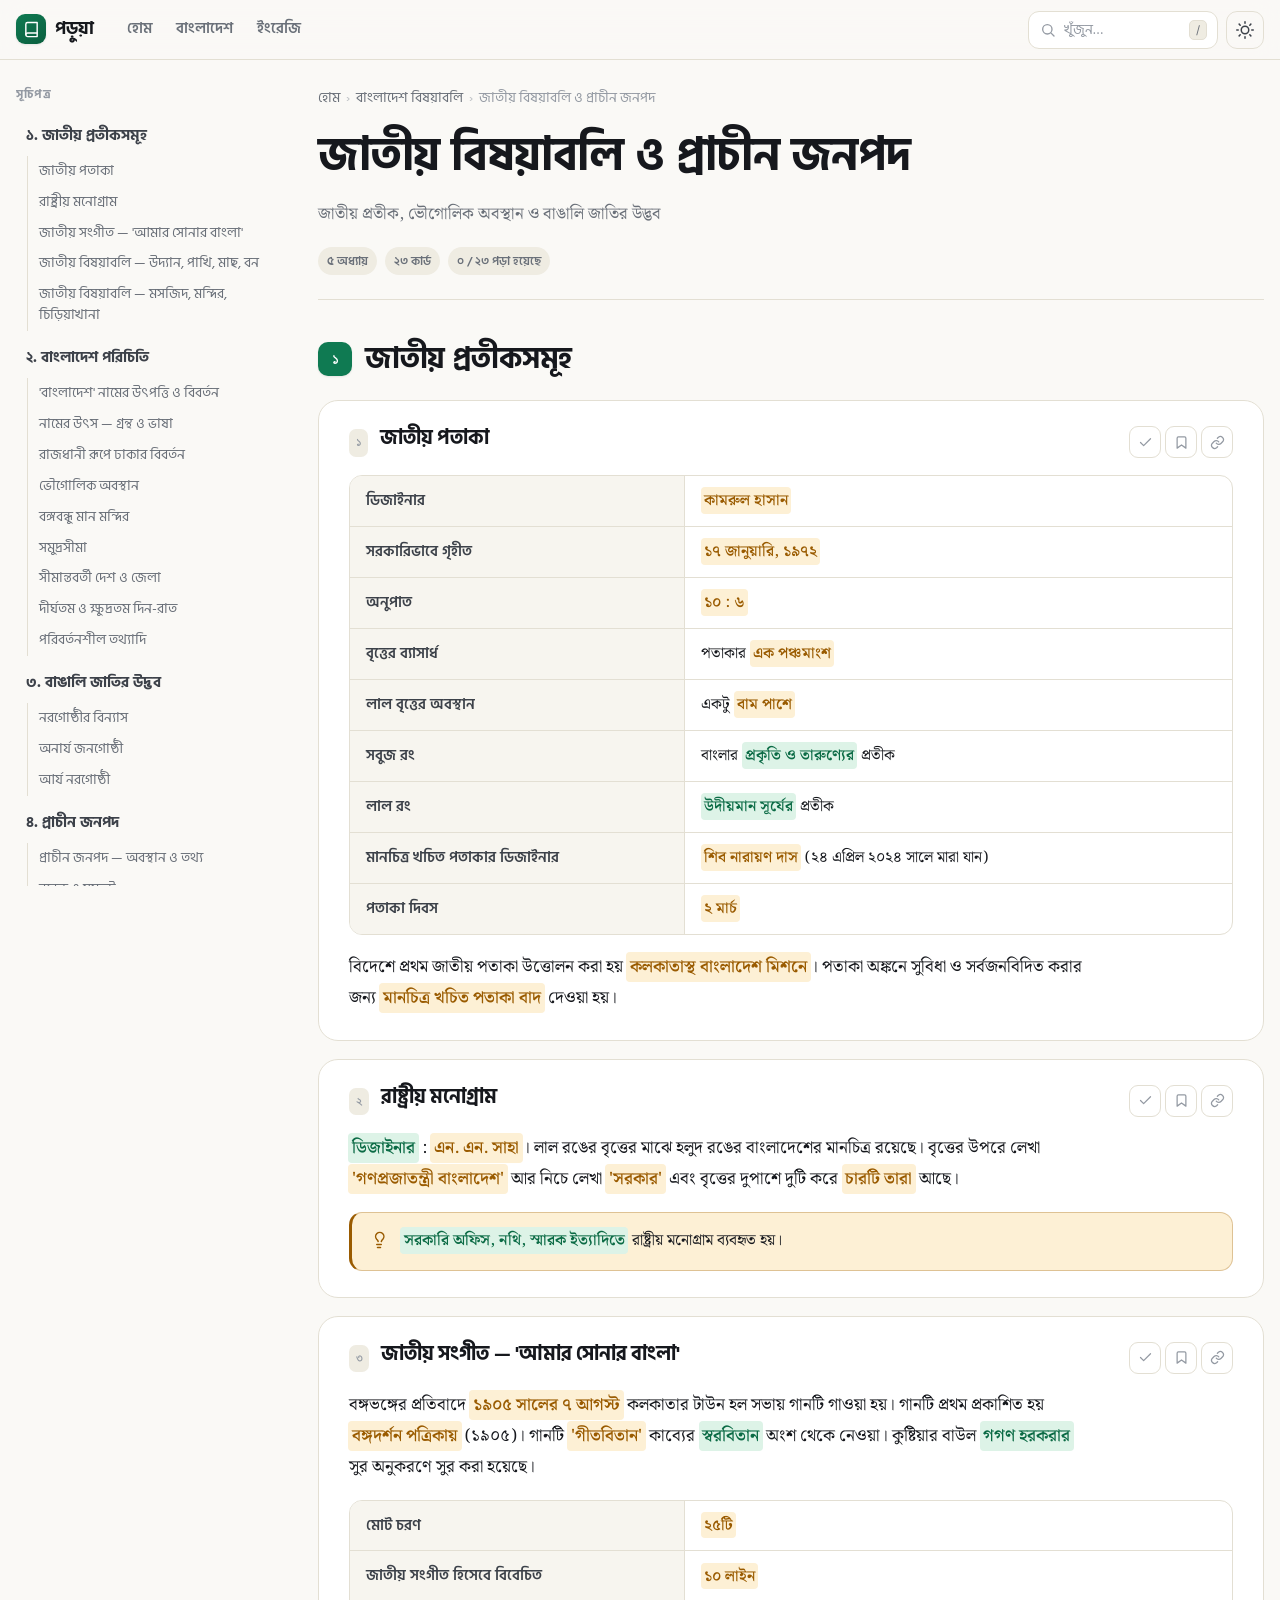
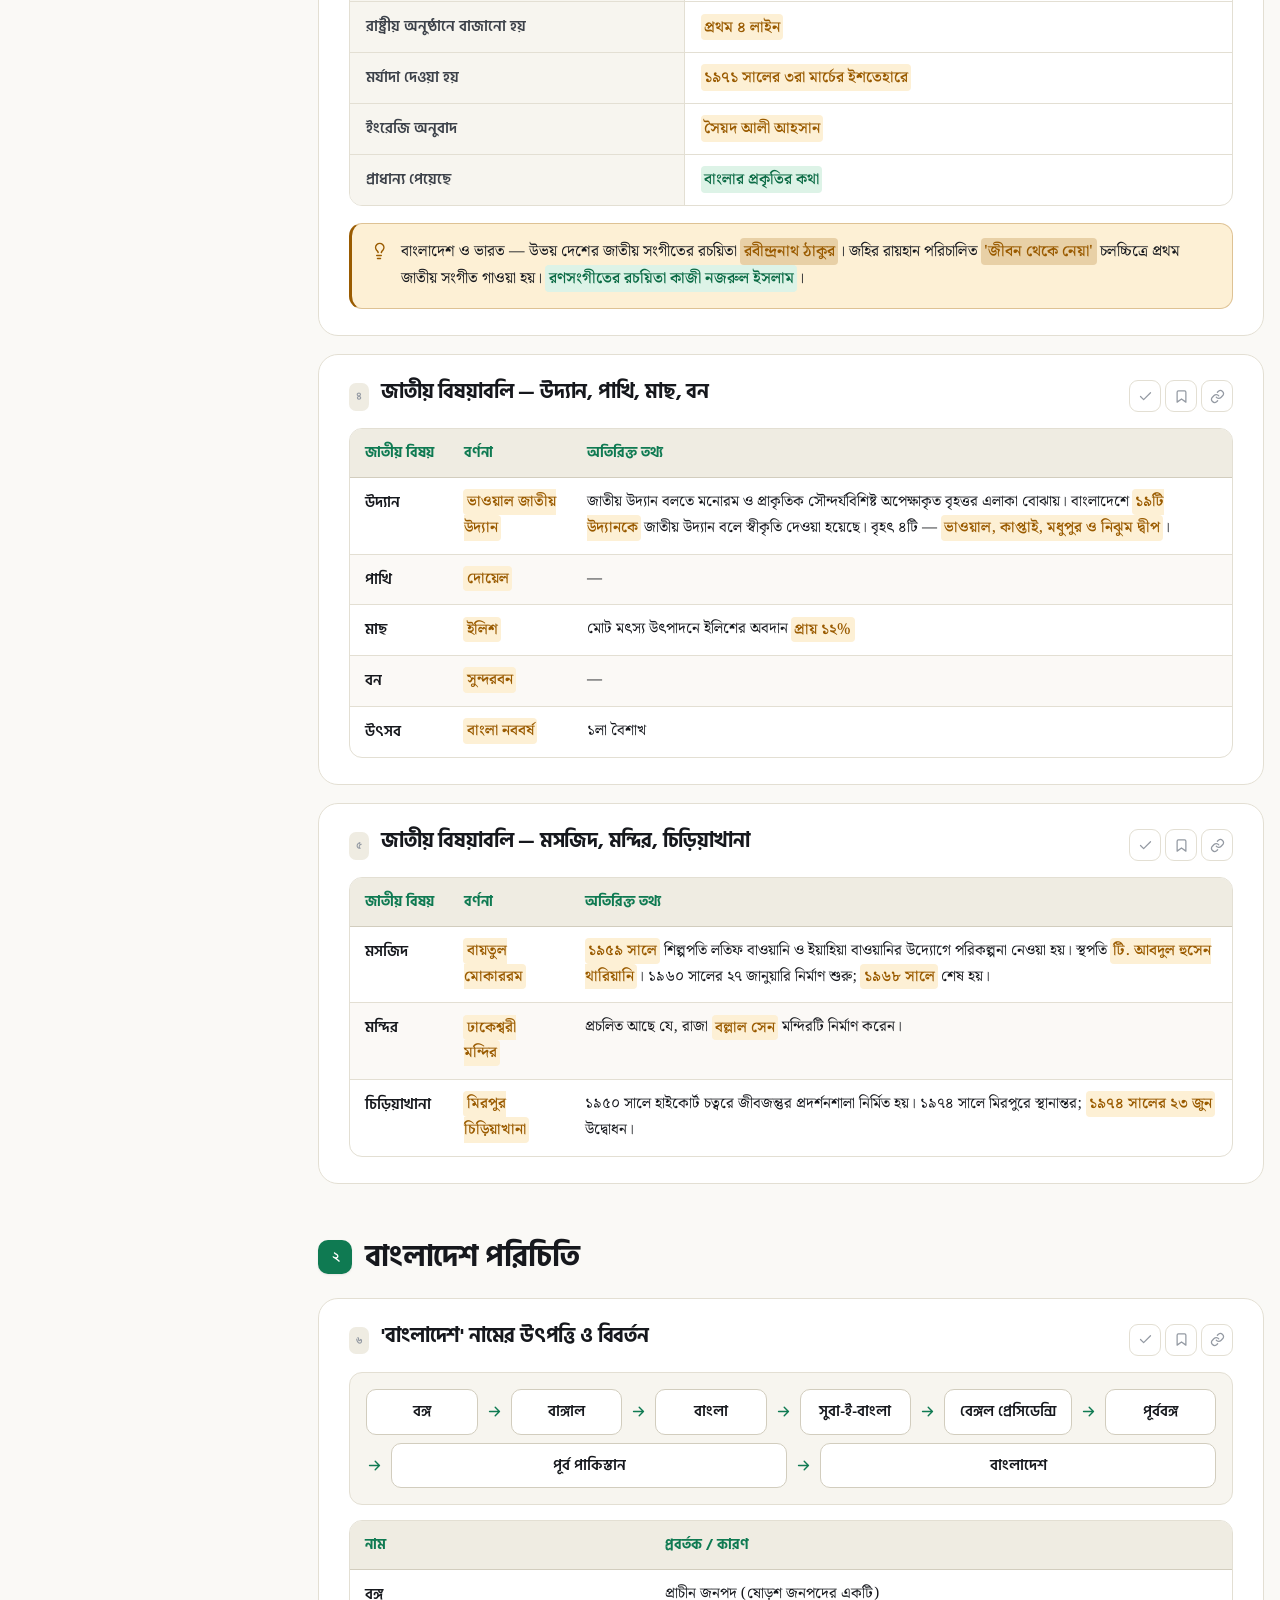
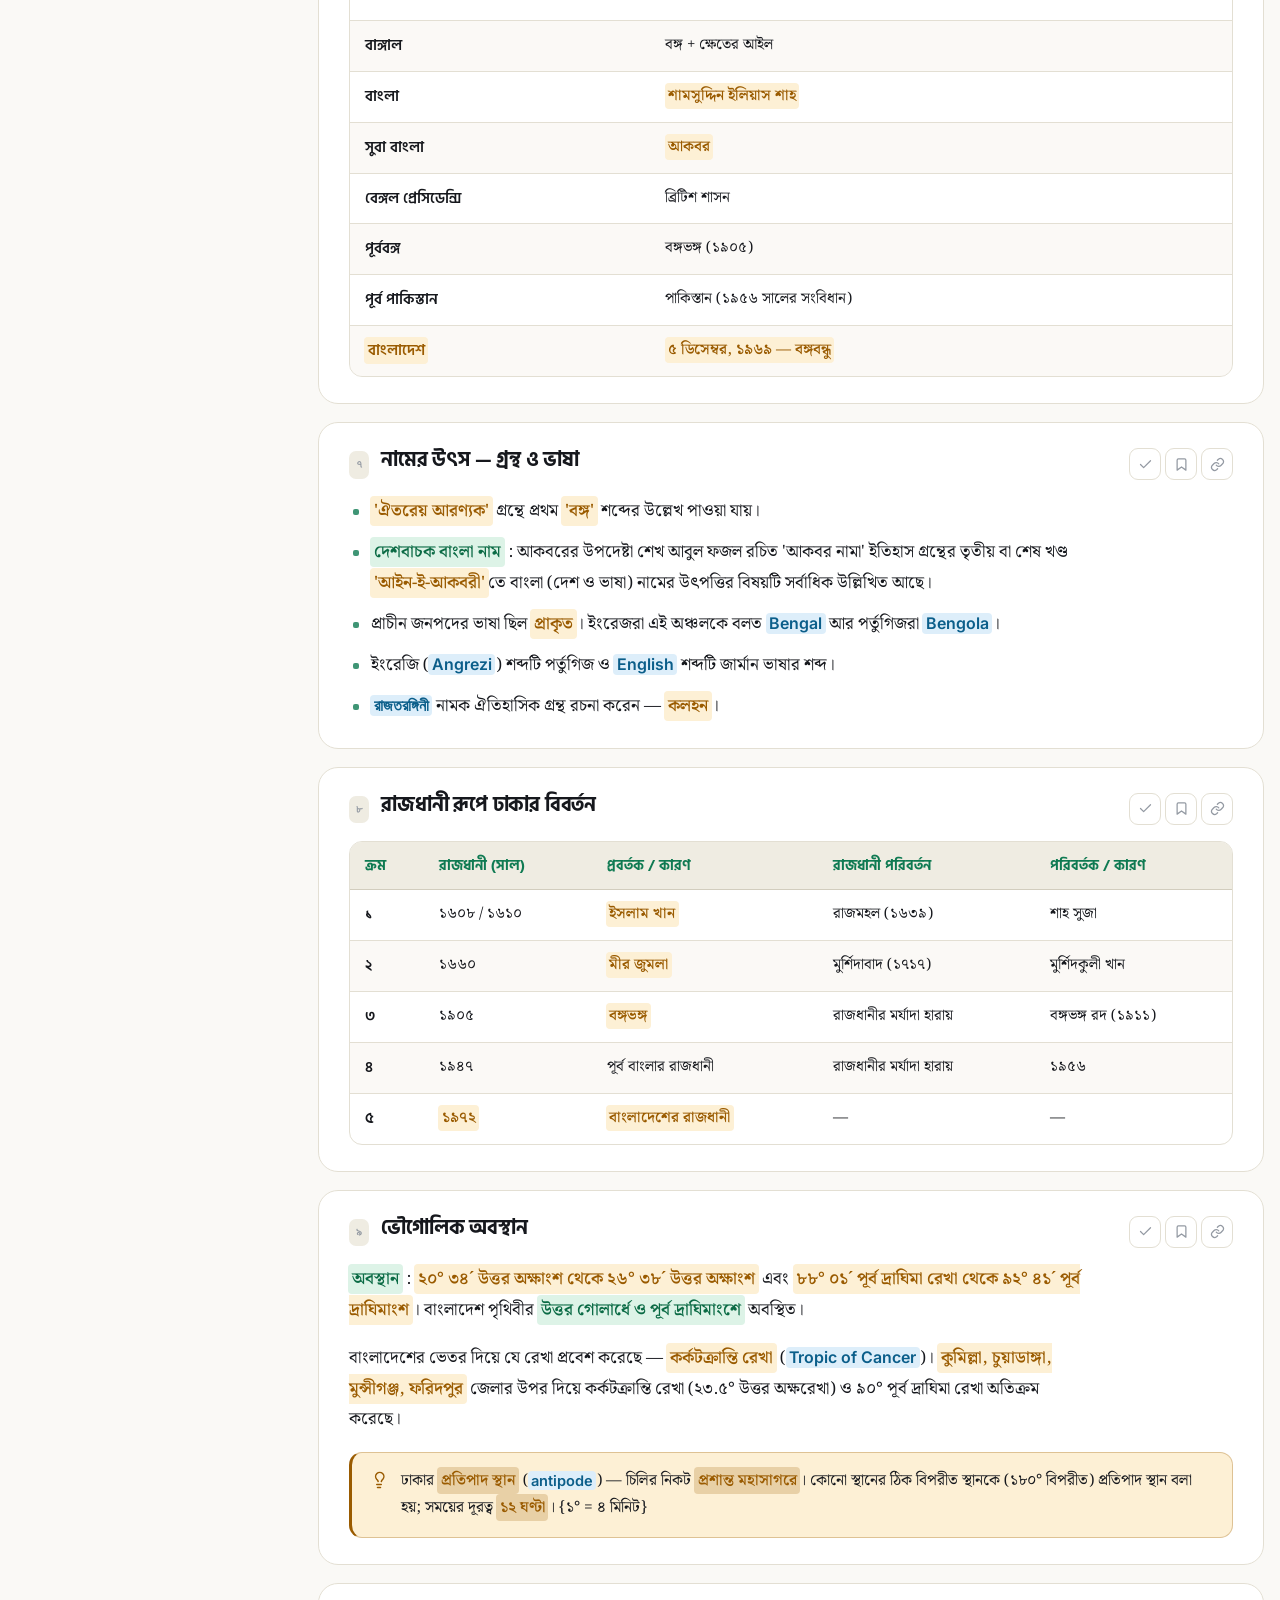
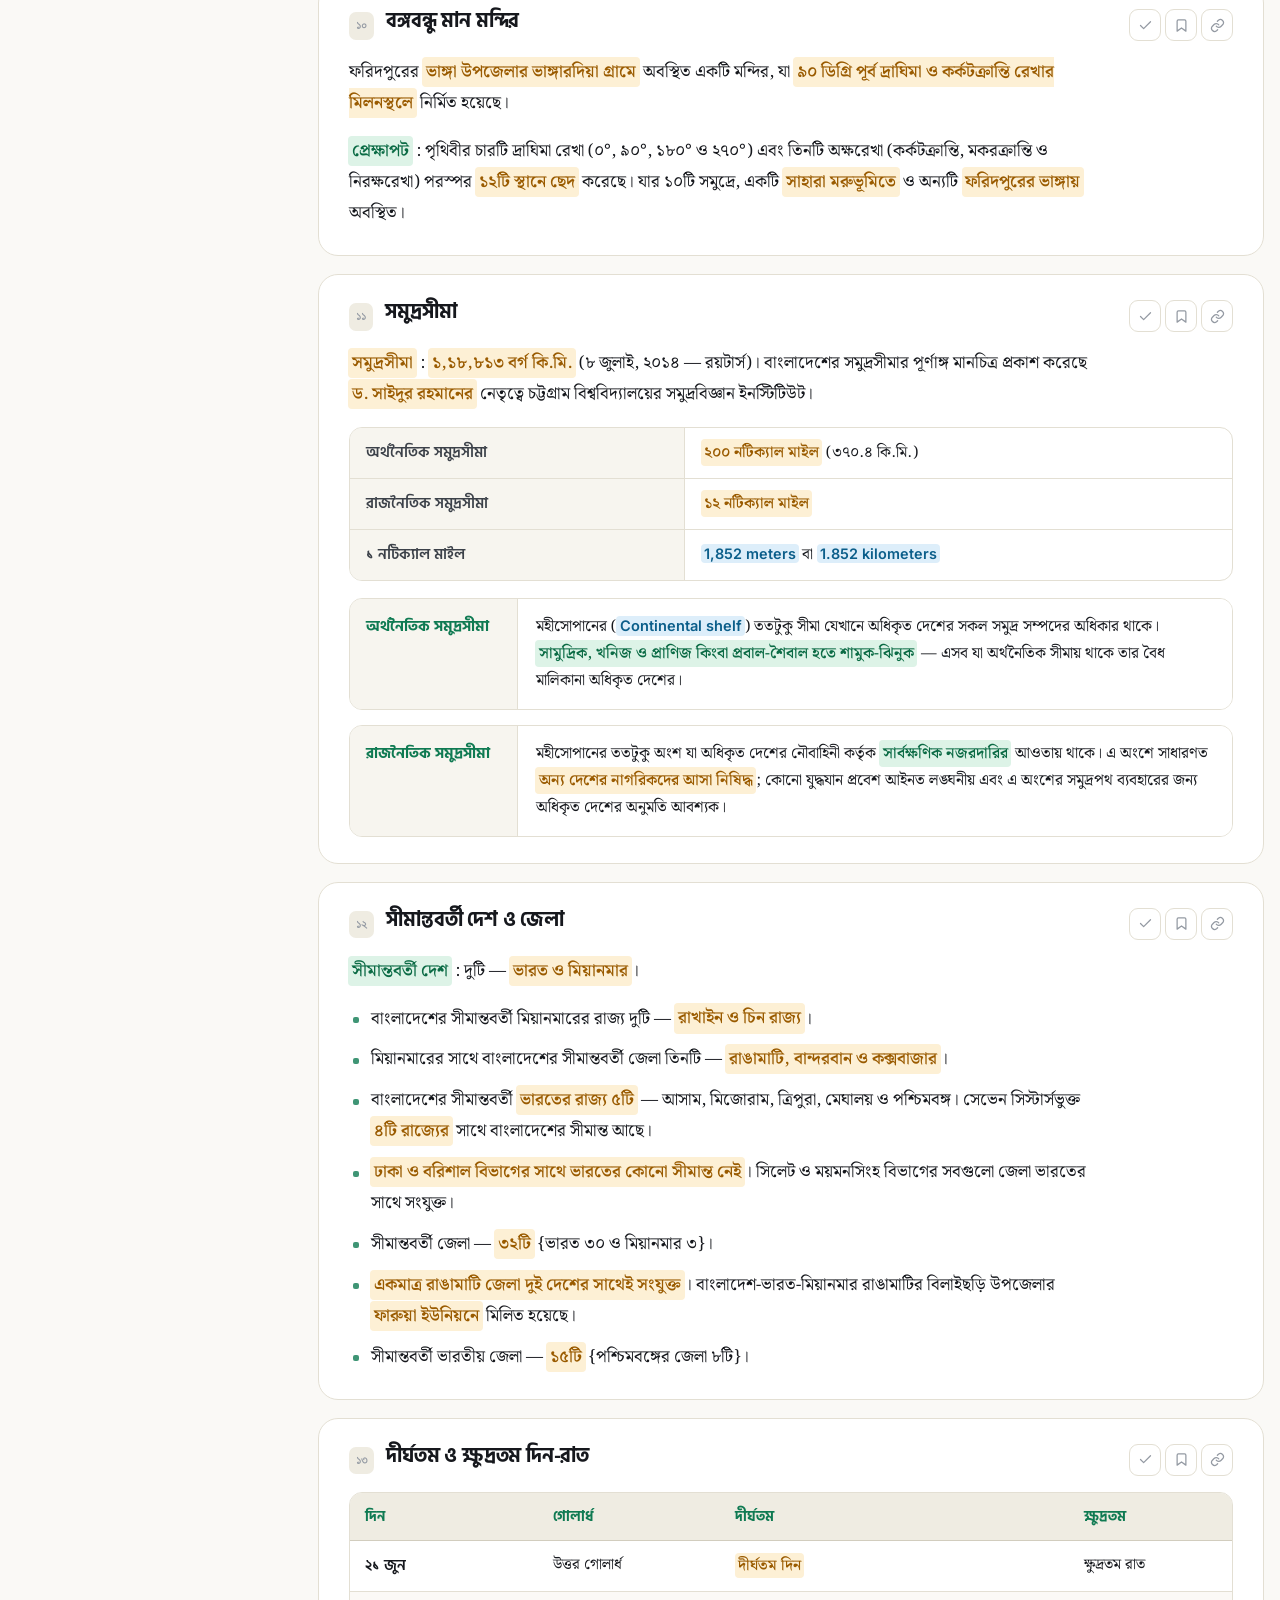
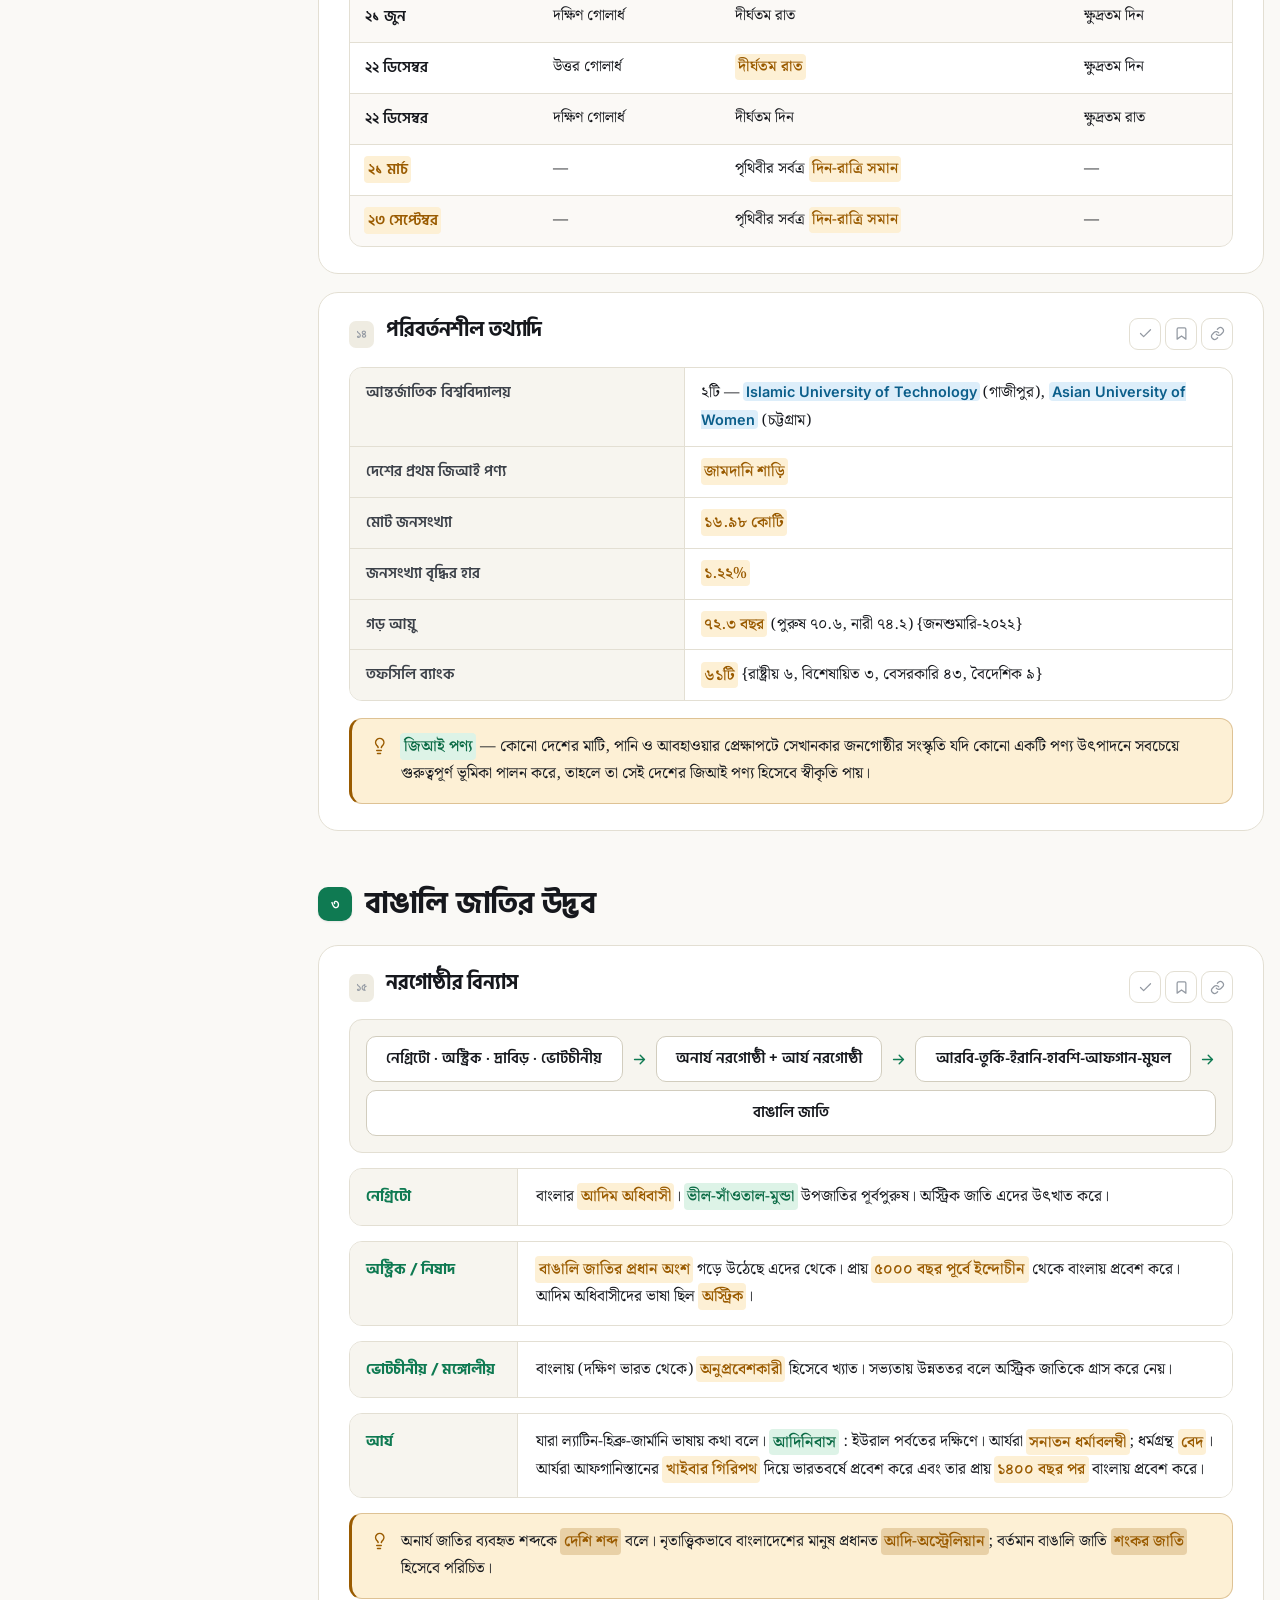
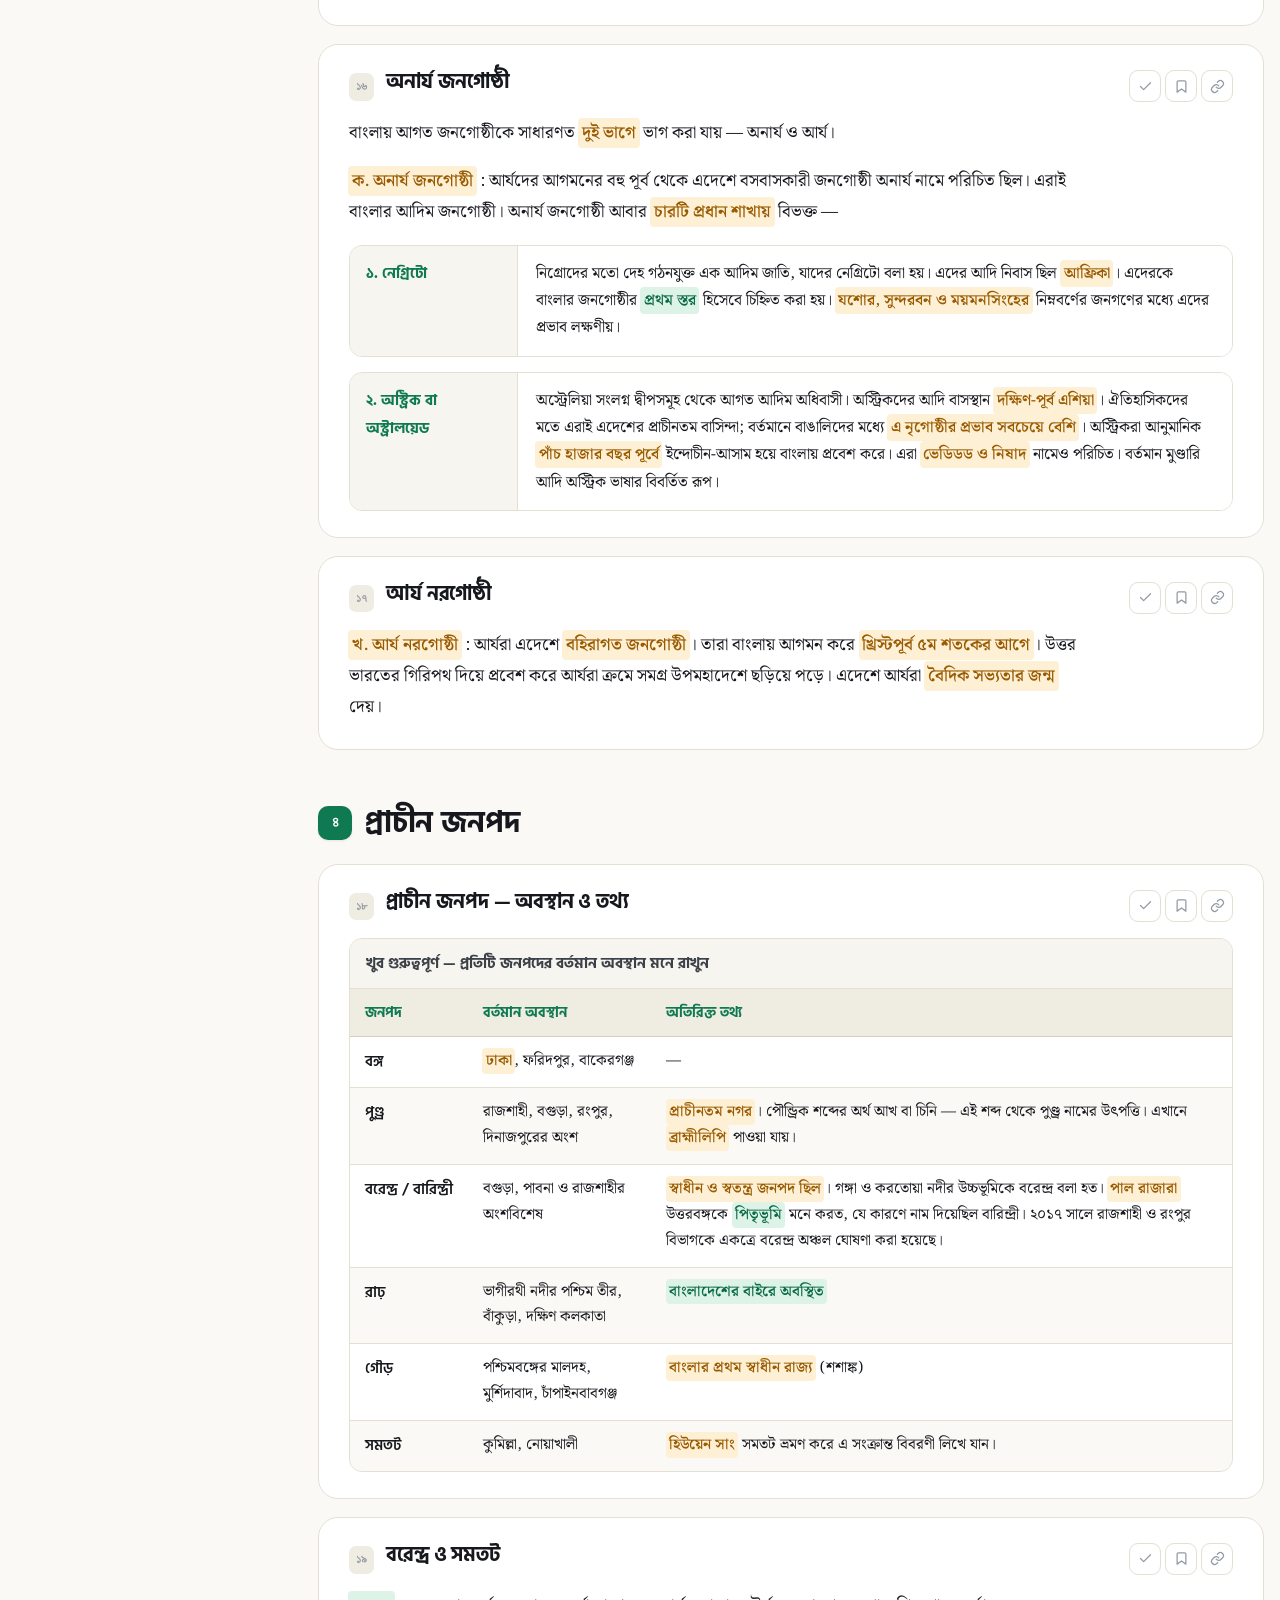
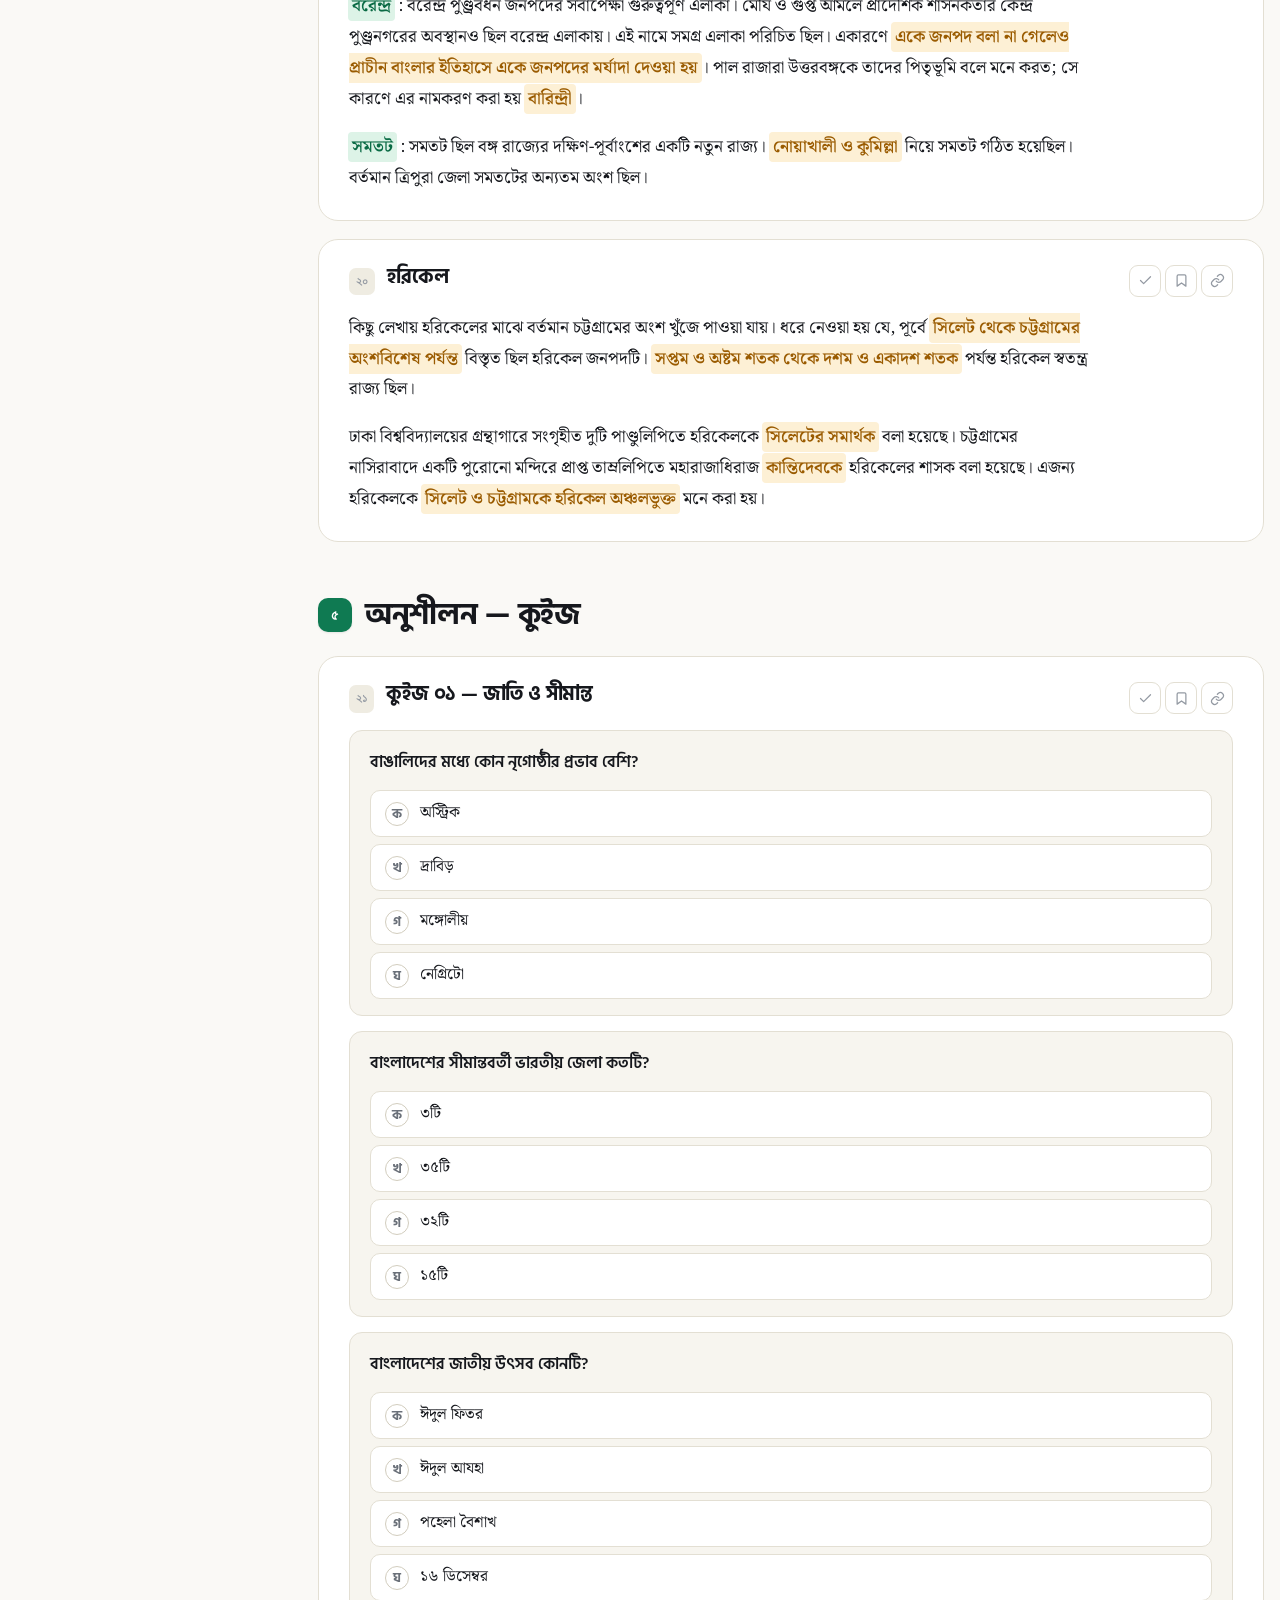
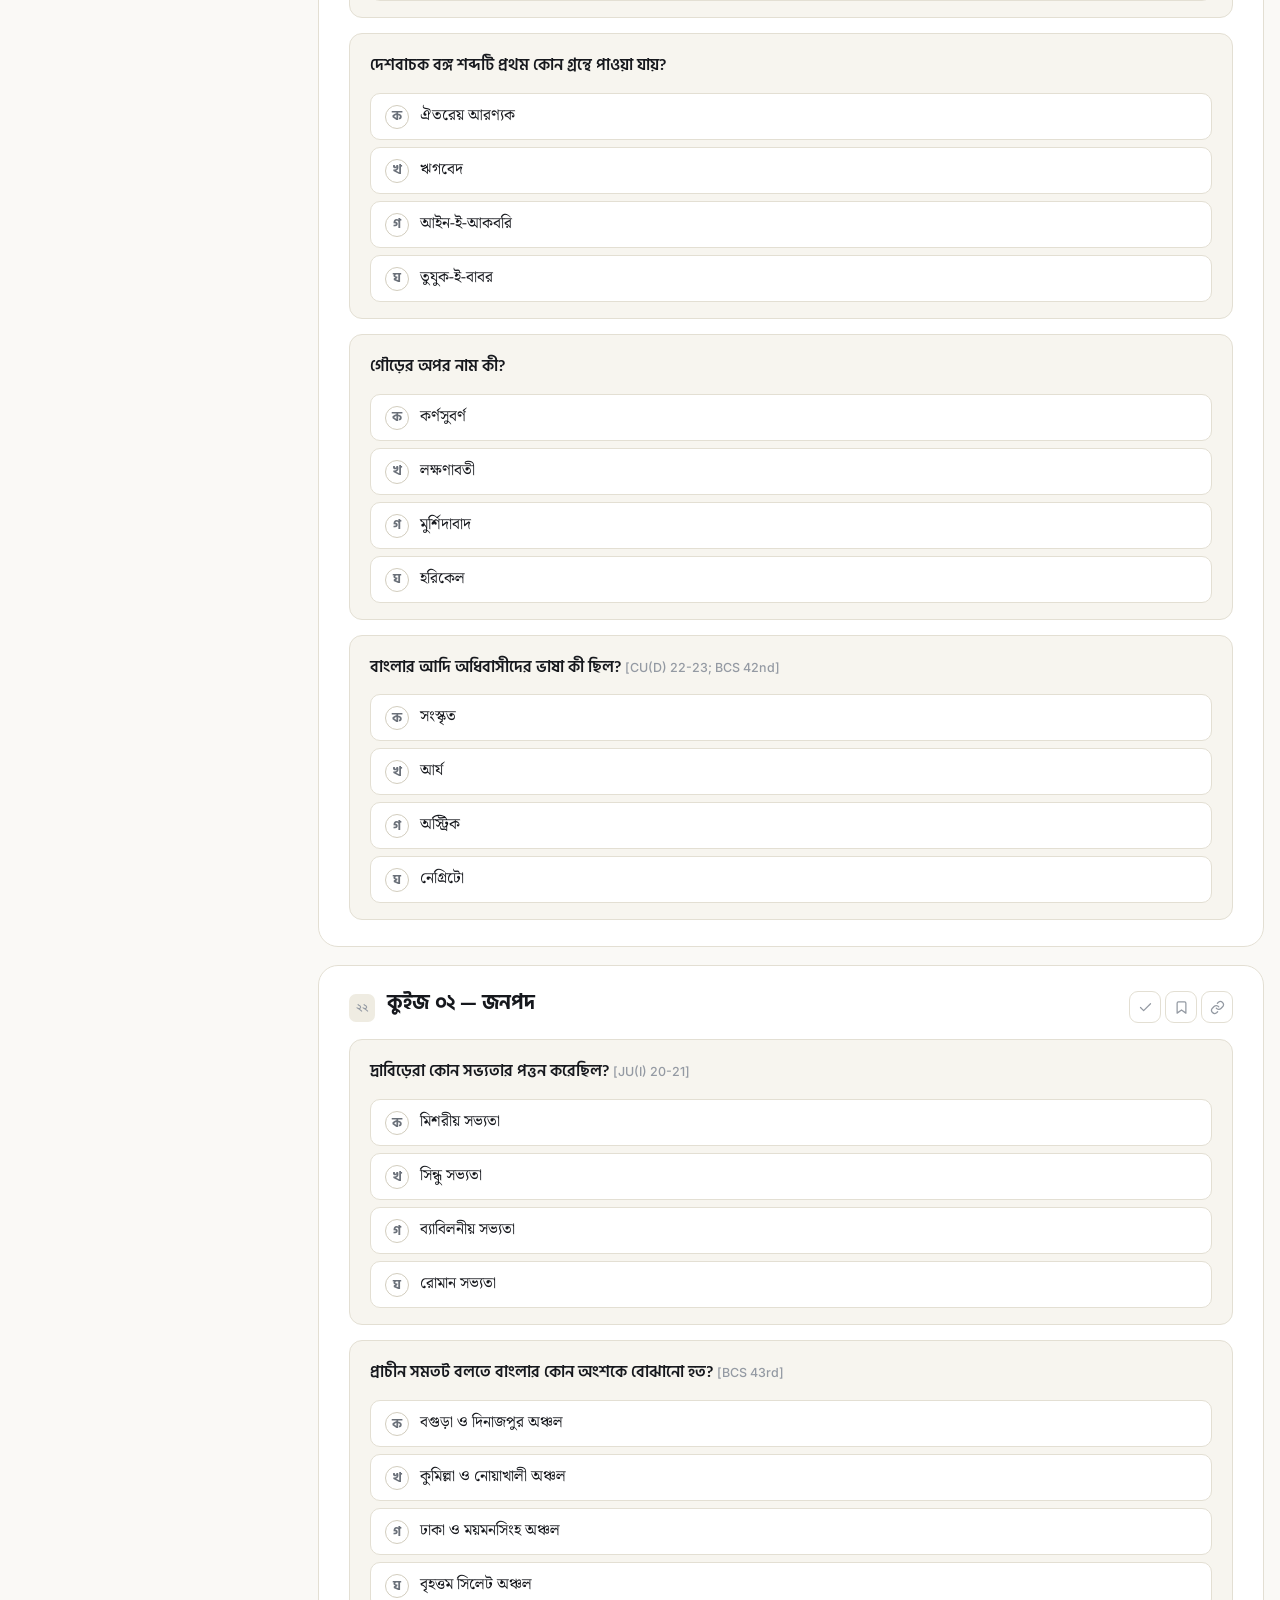
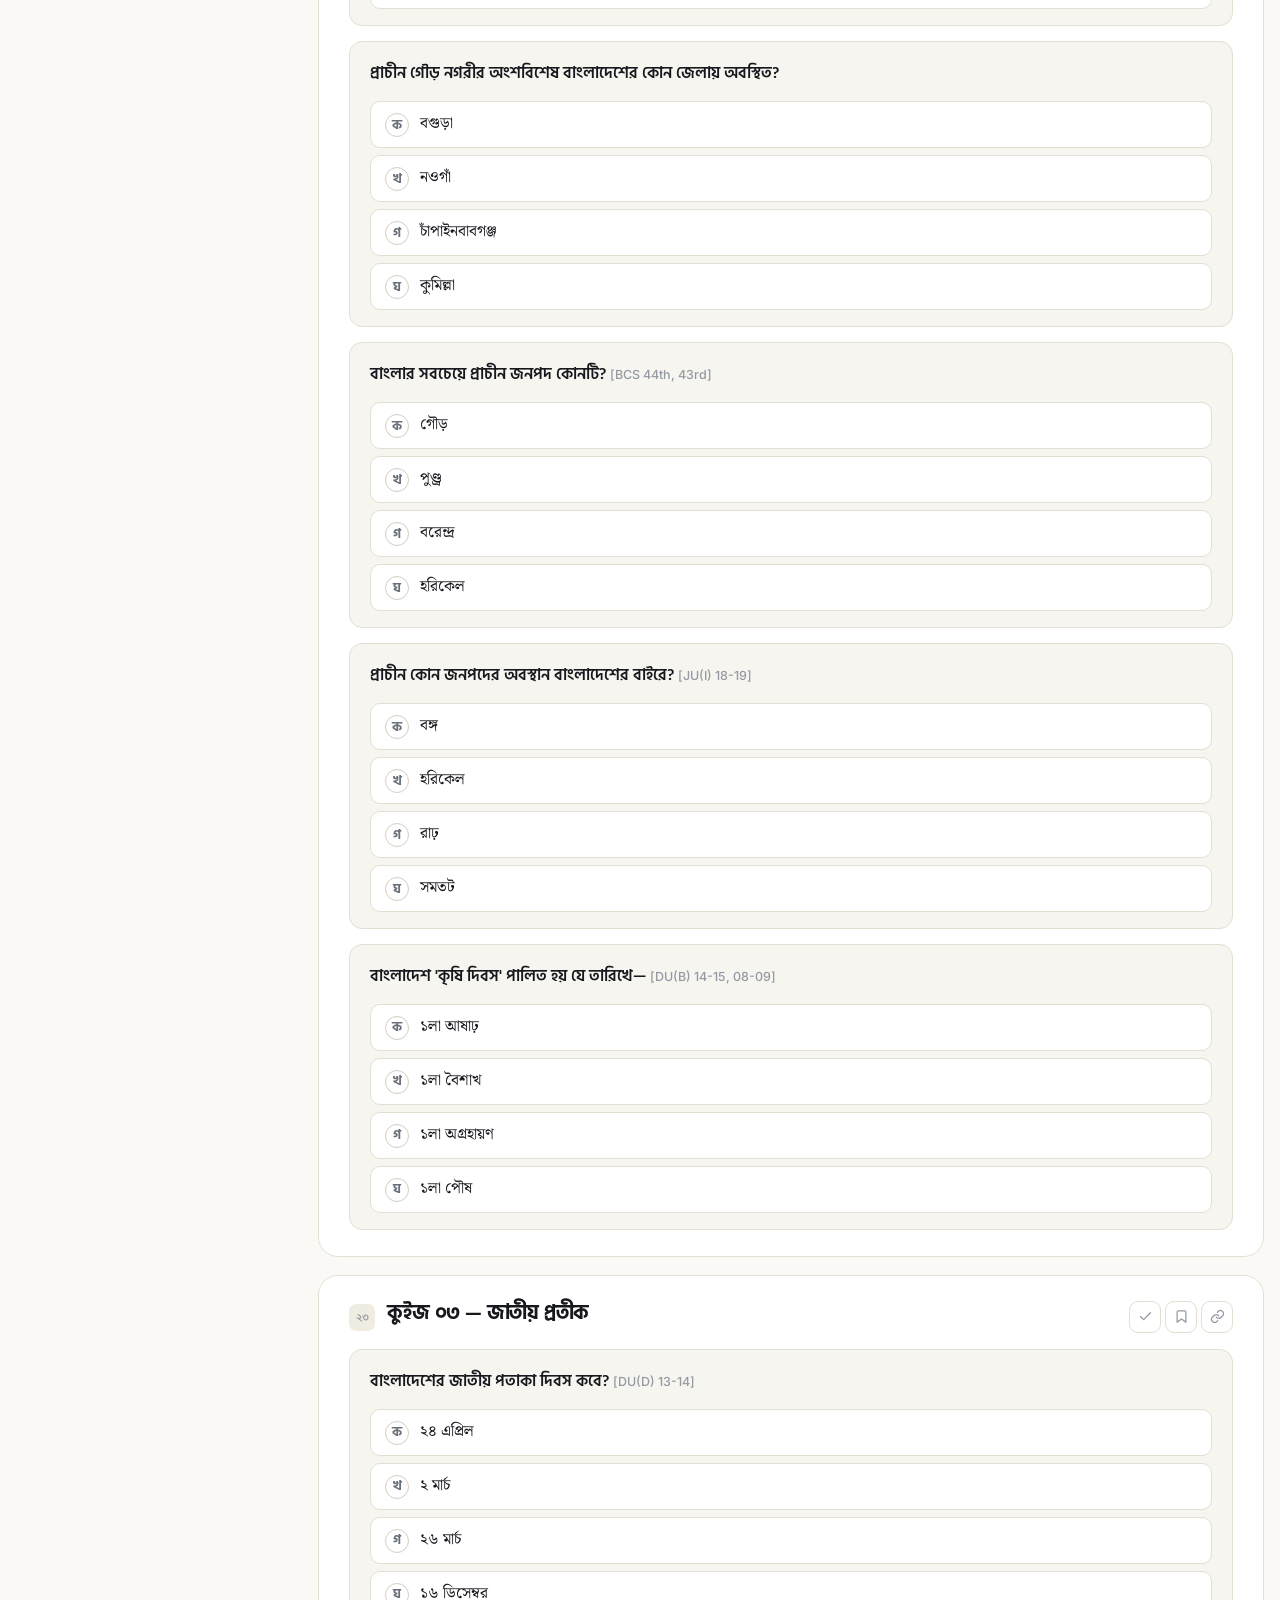
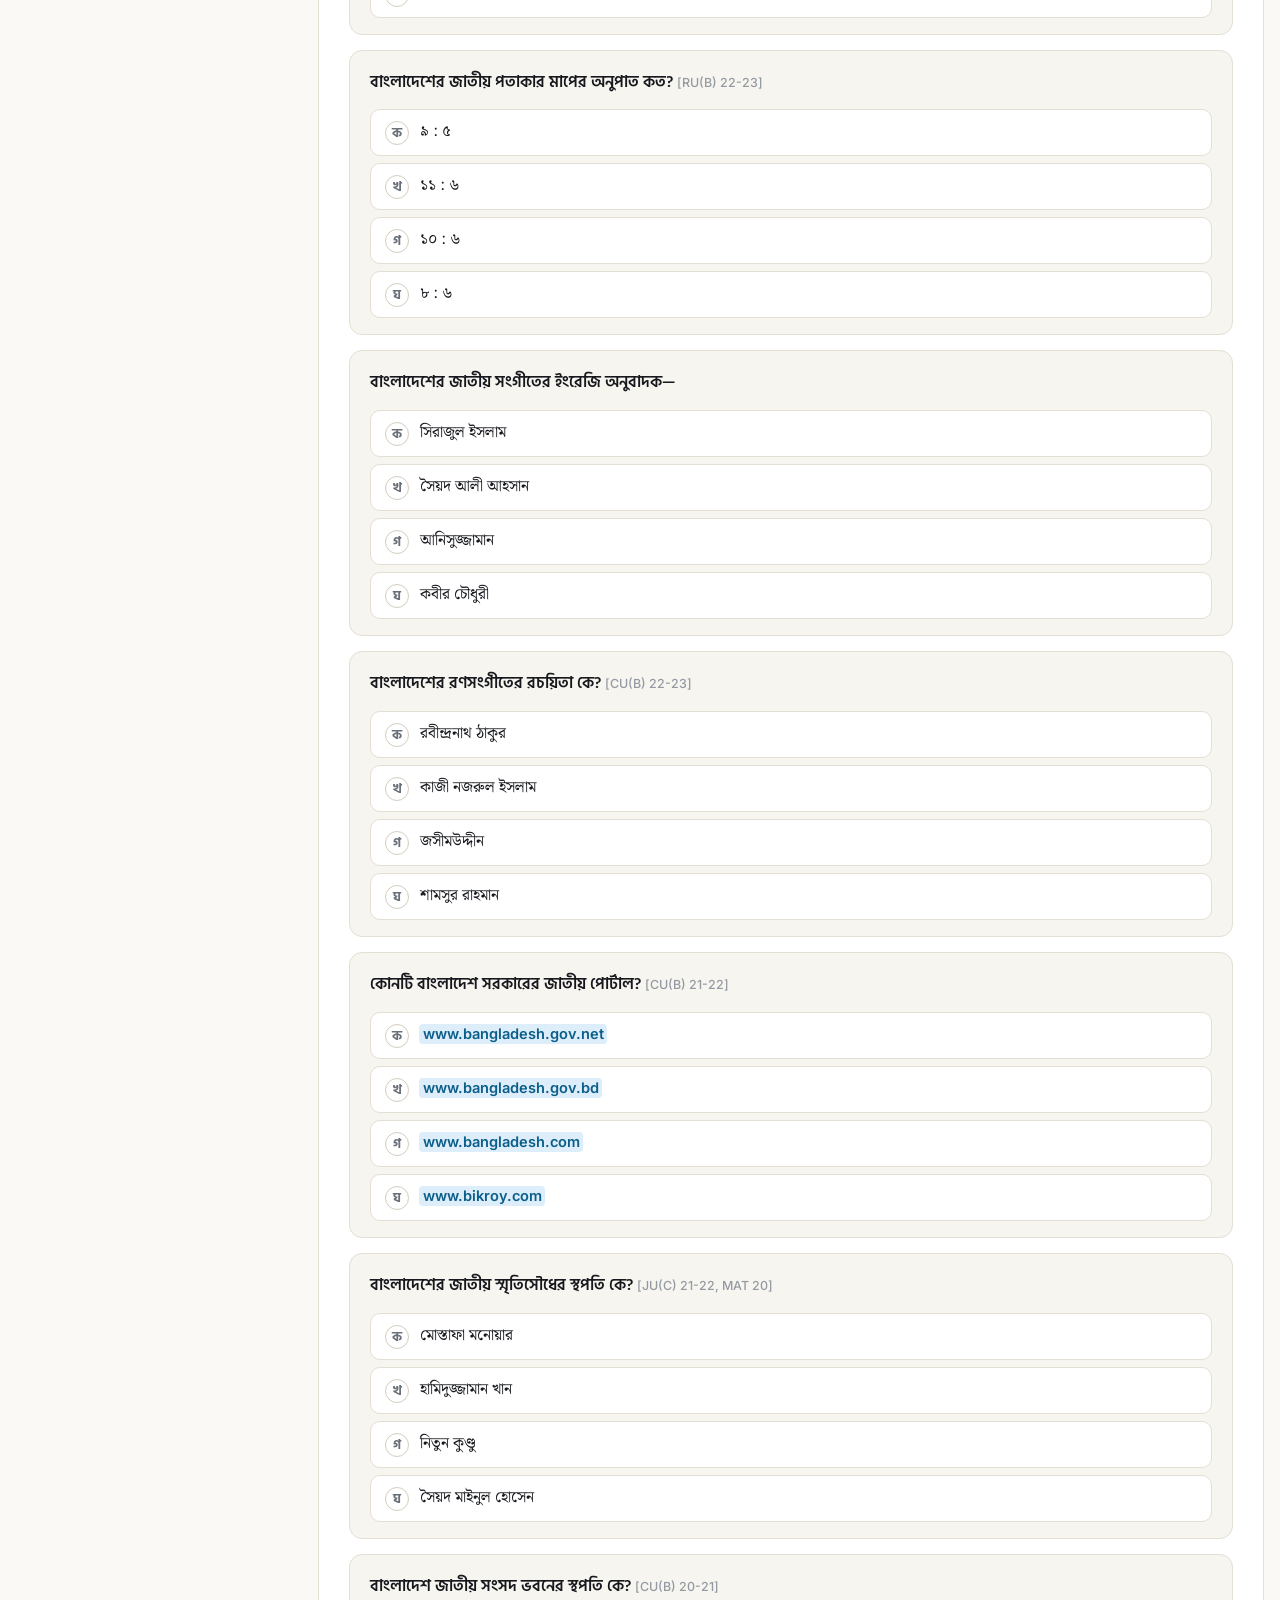
<file: bangladesh-affairs/bd-national-affairs/index.html>
<!doctype html>
<html lang="bn" data-base="../../">
<head>
<meta charset="utf-8">
<meta name="viewport" content="width=device-width, initial-scale=1, viewport-fit=cover">
<title>জাতীয় বিষয়াবলি ও প্রাচীন জনপদ — বাংলাদেশ বিষয়াবলি | পড়ুয়া</title>
<meta name="description" content="জাতীয় পতাকা, মনোগ্রাম ও জাতীয় সংগীত, 'বাংলাদেশ' নামের বিবর্তন, ভৌগোলিক অবস্থান ও সমুদ্রসীমা, সীমান্তবর্তী জেলা, বাঙালি জাতির উদ্ভব এবং প্রাচীন জনপদ — অনুশীলন প্রশ্নসহ।">
<meta name="keywords" content="জাতীয় পতাকা, জাতীয় সংগীত, জাতীয় প্রতীক, প্রাচীন জনপদ, পুণ্ড্র, বরেন্দ্র, সমতট, হরিকেল, বাঙালি জাতির উদ্ভব, সমুদ্রসীমা, কর্কটক্রান্তি রেখা, সীমান্তবর্তী জেলা">
<link rel="canonical" href="https://subrotoasg.github.io/poruya/bangladesh-affairs/bd-national-affairs/">
<meta name="robots" content="index, follow, max-snippet:-1, max-image-preview:large, max-video-preview:-1">
<meta name="theme-color" content="#faf9f6">
<meta name="color-scheme" content="light dark">
<meta property="og:type" content="article">
<meta property="og:site_name" content="পড়ুয়া">
<meta property="og:locale" content="bn_BD">
<meta property="og:title" content="জাতীয় বিষয়াবলি ও প্রাচীন জনপদ — বাংলাদেশ বিষয়াবলি | পড়ুয়া">
<meta property="og:description" content="জাতীয় পতাকা, মনোগ্রাম ও জাতীয় সংগীত, 'বাংলাদেশ' নামের বিবর্তন, ভৌগোলিক অবস্থান ও সমুদ্রসীমা, সীমান্তবর্তী জেলা, বাঙালি জাতির উদ্ভব এবং প্রাচীন জনপদ — অনুশীলন প্রশ্নসহ।">
<meta property="og:url" content="https://subrotoasg.github.io/poruya/bangladesh-affairs/bd-national-affairs/">
<meta name="twitter:card" content="summary_large_image">
<meta name="twitter:title" content="জাতীয় বিষয়াবলি ও প্রাচীন জনপদ — বাংলাদেশ বিষয়াবলি | পড়ুয়া">
<meta name="twitter:description" content="জাতীয় পতাকা, মনোগ্রাম ও জাতীয় সংগীত, 'বাংলাদেশ' নামের বিবর্তন, ভৌগোলিক অবস্থান ও সমুদ্রসীমা, সীমান্তবর্তী জেলা, বাঙালি জাতির উদ্ভব এবং প্রাচীন জনপদ — অনুশীলন প্রশ্নসহ।">
<link rel="icon" href="../../assets/favicon.svg" type="image/svg+xml">
<link rel="manifest" href="../../manifest.webmanifest">
<link rel="alternate" type="text/markdown" href="https://subrotoasg.github.io/poruya/bangladesh-affairs/bd-national-affairs/index.md">
<link rel="preconnect" href="https://fonts.googleapis.com">
<link rel="preconnect" href="https://fonts.gstatic.com" crossorigin>
<link rel="stylesheet" href="https://fonts.googleapis.com/css2?family=Hind+Siliguri:wght@400;500;600;700&family=Noto+Serif+Bengali:wght@400;500;600;700&family=Inter:wght@400;500;600;700&display=swap">
<link rel="stylesheet" href="../../assets/css/style.css">
<script>try{var t=localStorage.getItem('theme');if(t==='dark'||t==='light')document.documentElement.setAttribute('data-theme',t)}catch(e){}</script>
<script type="application/ld+json">{"@context":"https://schema.org","@type":"Article","headline":"জাতীয় বিষয়াবলি ও প্রাচীন জনপদ","description":"জাতীয় পতাকা, মনোগ্রাম ও জাতীয় সংগীত, 'বাংলাদেশ' নামের বিবর্তন, ভৌগোলিক অবস্থান ও সমুদ্রসীমা, সীমান্তবর্তী জেলা, বাঙালি জাতির উদ্ভব এবং প্রাচীন জনপদ — অনুশীলন প্রশ্নসহ।","inLanguage":"bn","mainEntityOfPage":"https://subrotoasg.github.io/poruya/bangladesh-affairs/bd-national-affairs/","articleSection":"বাংলাদেশ বিষয়াবলি","keywords":"জাতীয় পতাকা, জাতীয় সংগীত, জাতীয় প্রতীক, প্রাচীন জনপদ, পুণ্ড্র, বরেন্দ্র, সমতট, হরিকেল, বাঙালি জাতির উদ্ভব, সমুদ্রসীমা, কর্কটক্রান্তি রেখা, সীমান্তবর্তী জেলা","isPartOf":{"@type":"CreativeWorkSeries","name":"বাংলাদেশ বিষয়াবলি","url":"https://subrotoasg.github.io/poruya/bangladesh-affairs/"}}</script>
<script type="application/ld+json">{"@context":"https://schema.org","@type":"BreadcrumbList","itemListElement":[{"@type":"ListItem","position":1,"name":"হোম","item":"https://subrotoasg.github.io/poruya/"},{"@type":"ListItem","position":2,"name":"বাংলাদেশ বিষয়াবলি","item":"https://subrotoasg.github.io/poruya/bangladesh-affairs/"},{"@type":"ListItem","position":3,"name":"জাতীয় বিষয়াবলি ও প্রাচীন জনপদ","item":"https://subrotoasg.github.io/poruya/bangladesh-affairs/bd-national-affairs/"}]}</script>
<script type="application/ld+json">{"@context":"https://schema.org","@type":"LearningResource","name":"জাতীয় বিষয়াবলি ও প্রাচীন জনপদ","learningResourceType":"নোট","educationalLevel":"পরীক্ষা প্রস্তুতি","inLanguage":"bn","url":"https://subrotoasg.github.io/poruya/bangladesh-affairs/bd-national-affairs/","teaches":"জাতীয় প্রতীকসমূহ, বাংলাদেশ পরিচিতি, বাঙালি জাতির উদ্ভব, প্রাচীন জনপদ, অনুশীলন — কুইজ"}</script>
</head>
<body class="" data-topic="bd-national-affairs">
<a class="skip-link" href="#main">মূল কন্টেন্টে যান</a>

<header class="site-header">
  <div class="wrap">
    <a class="brand" href="../../">
      <span class="brand-mark"><svg viewBox="0 0 24 24" fill="none" stroke="currentColor" stroke-width="2" stroke-linecap="round" stroke-linejoin="round" aria-hidden="true"><path d="M4 19.5A2.5 2.5 0 0 1 6.5 17H20"/><path d="M6.5 2H20v20H6.5A2.5 2.5 0 0 1 4 19.5v-15A2.5 2.5 0 0 1 6.5 2Z"/></svg></span>
      পড়ুয়া
    </a>
    <nav class="header-nav" aria-label="প্রধান মেনু">
      <a href="../../">হোম</a>
      <a href="../../bangladesh-affairs/">বাংলাদেশ</a>
      <a href="../../english/">ইংরেজি</a>
    </nav>
    <div class="header-tools">
      <button class="search-trigger" data-search-open type="button" aria-label="খুঁজুন">
        <svg viewBox="0 0 24 24" fill="none" stroke="currentColor" stroke-width="2" stroke-linecap="round" stroke-linejoin="round" aria-hidden="true"><circle cx="11" cy="11" r="7"/><path d="m21 21-4.3-4.3"/></svg><span>খুঁজুন…</span><kbd>/</kbd>
      </button>
      <button class="icon-btn" data-theme-btn type="button" aria-label="থিম পরিবর্তন"><svg viewBox="0 0 24 24" fill="none" stroke="currentColor" stroke-width="2" stroke-linecap="round" stroke-linejoin="round" aria-hidden="true"><path d="M12 17a5 5 0 1 0 0-10 5 5 0 0 0 0 10Z"/><path d="M12 1v2M12 21v2M4.2 4.2l1.4 1.4M18.4 18.4l1.4 1.4M1 12h2M21 12h2M4.2 19.8l1.4-1.4M18.4 5.6l1.4-1.4"/></svg></button>
    </div>
  </div>
  <div class="progress-rail" aria-hidden="true"><i></i></div>
</header>

<main id="main">
<div class="wrap">
  <div class="topic-layout">
    <nav class="toc" aria-label="এই পাতার সূচি">
  <h4>সূচিপত্র</h4>
  <ol>
    <li class="toc-sec">
      <a href="#national-symbols">১. জাতীয় প্রতীকসমূহ</a>
      <ol><li><a href="#national-flag">জাতীয় পতাকা</a></li><li><a href="#monogram">রাষ্ট্রীয় মনোগ্রাম</a></li><li><a href="#national-anthem">জাতীয় সংগীত — 'আমার সোনার বাংলা'</a></li><li><a href="#national-items-1">জাতীয় বিষয়াবলি — উদ্যান, পাখি, মাছ, বন</a></li><li><a href="#national-items-2">জাতীয় বিষয়াবলি — মসজিদ, মন্দির, চিড়িয়াখানা</a></li></ol>
    </li>
    <li class="toc-sec">
      <a href="#bangladesh-intro">২. বাংলাদেশ পরিচিতি</a>
      <ol><li><a href="#name-evolution">'বাংলাদেশ' নামের উৎপত্তি ও বিবর্তন</a></li><li><a href="#name-sources">নামের উৎস — গ্রন্থ ও ভাষা</a></li><li><a href="#dhaka-capital">রাজধানী রূপে ঢাকার বিবর্তন</a></li><li><a href="#geo-location">ভৌগোলিক অবস্থান</a></li><li><a href="#bongobondhu-man-mondir">বঙ্গবন্ধু মান মন্দির</a></li><li><a href="#maritime">সমুদ্রসীমা</a></li><li><a href="#borders">সীমান্তবর্তী দেশ ও জেলা</a></li><li><a href="#day-night">দীর্ঘতম ও ক্ষুদ্রতম দিন-রাত</a></li><li><a href="#changing-facts">পরিবর্তনশীল তথ্যাদি</a></li></ol>
    </li>
    <li class="toc-sec">
      <a href="#bengali-origin">৩. বাঙালি জাতির উদ্ভব</a>
      <ol><li><a href="#ethnic-groups">নরগোষ্ঠীর বিন্যাস</a></li><li><a href="#anarjo">অনার্য জনগোষ্ঠী</a></li><li><a href="#arjo">আর্য নরগোষ্ঠী</a></li></ol>
    </li>
    <li class="toc-sec">
      <a href="#ancient-janapadas">৪. প্রাচীন জনপদ</a>
      <ol><li><a href="#janapada-table">প্রাচীন জনপদ — অবস্থান ও তথ্য</a></li><li><a href="#barendra-samatata">বরেন্দ্র ও সমতট</a></li><li><a href="#harikel">হরিকেল</a></li></ol>
    </li>
    <li class="toc-sec">
      <a href="#quiz">৫. অনুশীলন — কুইজ</a>
      <ol><li><a href="#quiz-na-1">কুইজ ০১ — জাতি ও সীমান্ত</a></li><li><a href="#quiz-na-2">কুইজ ০২ — জনপদ</a></li><li><a href="#quiz-na-3">কুইজ ০৩ — জাতীয় প্রতীক</a></li></ol>
    </li>
  </ol>
</nav>
    <div>
      <header class="topic-head">
        <nav class="breadcrumb" aria-label="ব্রেডক্রাম্ব">
          <a href="../../">হোম</a><span aria-hidden="true">›</span>
          <a href="../">বাংলাদেশ বিষয়াবলি</a><span aria-hidden="true">›</span>
          <span>জাতীয় বিষয়াবলি ও প্রাচীন জনপদ</span>
        </nav>
        <h1>জাতীয় বিষয়াবলি ও প্রাচীন জনপদ</h1>
        <p class="sub">জাতীয় প্রতীক, ভৌগোলিক অবস্থান ও বাঙালি জাতির উদ্ভব</p>
        <div class="topic-meta">
          <span class="chip">৫ অধ্যায়</span>
          <span class="chip">২৩ কার্ড</span>
          <span class="chip" data-read-count>০ / ২৩ পড়া হয়েছে</span>
        </div>
      </header>
      <section class="sec" id="national-symbols">
  <div class="sec-head">
    <span class="sec-num">১</span>
    <h2>জাতীয় প্রতীকসমূহ</h2>
  </div>
  <article class="card" id="national-flag">
    <div class="card-head">
      <span class="card-num">১</span>
      <h3>জাতীয় পতাকা</h3>
      <div class="card-actions">
        <button class="mini-btn rd" type="button" aria-pressed="false" aria-label="পড়া হয়েছে চিহ্নিত করুন" title="পড়া হয়েছে"><svg viewBox="0 0 24 24" fill="none" stroke="currentColor" stroke-width="2" stroke-linecap="round" stroke-linejoin="round" aria-hidden="true"><path d="M20 6 9 17l-5-5"/></svg></button>
        <button class="mini-btn bm" type="button" aria-pressed="false" aria-label="বুকমার্ক" title="বুকমার্ক"><svg viewBox="0 0 24 24" fill="none" stroke="currentColor" stroke-width="2" stroke-linecap="round" stroke-linejoin="round" aria-hidden="true"><path d="m19 21-7-5-7 5V5a2 2 0 0 1 2-2h10a2 2 0 0 1 2 2z"/></svg></button>
        <button class="mini-btn cp" type="button" aria-label="লিংক কপি" title="লিংক কপি"><svg viewBox="0 0 24 24" fill="none" stroke="currentColor" stroke-width="2" stroke-linecap="round" stroke-linejoin="round" aria-hidden="true"><path d="M10 13a5 5 0 0 0 7.5.5l3-3a5 5 0 0 0-7-7l-1.7 1.7"/><path d="M14 11a5 5 0 0 0-7.5-.5l-3 3a5 5 0 0 0 7 7l1.7-1.7"/></svg></button>
      </div>
    </div>
    <div class="card-body">
      <dl class="kv"><div class="kv-row"><dt>ডিজাইনার</dt><dd><mark class="hl hl-gold">কামরুল হাসান</mark></dd></div><div class="kv-row"><dt>সরকারিভাবে গৃহীত</dt><dd><mark class="hl hl-gold">১৭ জানুয়ারি, ১৯৭২</mark></dd></div><div class="kv-row"><dt>অনুপাত</dt><dd><mark class="hl hl-gold">১০ : ৬</mark></dd></div><div class="kv-row"><dt>বৃত্তের ব্যাসার্ধ</dt><dd>পতাকার <mark class="hl hl-gold">এক পঞ্চমাংশ</mark></dd></div><div class="kv-row"><dt>লাল বৃত্তের অবস্থান</dt><dd>একটু <mark class="hl hl-gold">বাম পাশে</mark></dd></div><div class="kv-row"><dt>সবুজ রং</dt><dd>বাংলার <span class="hl hl-green">প্রকৃতি ও তারুণ্যের</span> প্রতীক</dd></div><div class="kv-row"><dt>লাল রং</dt><dd><span class="hl hl-green">উদীয়মান সূর্যের</span> প্রতীক</dd></div><div class="kv-row"><dt>মানচিত্র খচিত পতাকার ডিজাইনার</dt><dd><mark class="hl hl-gold">শিব নারায়ণ দাস</mark> (২৪ এপ্রিল ২০২৪ সালে মারা যান)</dd></div><div class="kv-row"><dt>পতাকা দিবস</dt><dd><mark class="hl hl-gold">২ মার্চ</mark></dd></div></dl>
      <p>বিদেশে প্রথম জাতীয় পতাকা উত্তোলন করা হয় <mark class="hl hl-gold">কলকাতাস্থ বাংলাদেশ মিশনে</mark>। পতাকা অঙ্কনে সুবিধা ও সর্বজনবিদিত করার জন্য <mark class="hl hl-gold">মানচিত্র খচিত পতাকা বাদ</mark> দেওয়া হয়।</p>
    </div>
  </article>
  <article class="card" id="monogram">
    <div class="card-head">
      <span class="card-num">২</span>
      <h3>রাষ্ট্রীয় মনোগ্রাম</h3>
      <div class="card-actions">
        <button class="mini-btn rd" type="button" aria-pressed="false" aria-label="পড়া হয়েছে চিহ্নিত করুন" title="পড়া হয়েছে"><svg viewBox="0 0 24 24" fill="none" stroke="currentColor" stroke-width="2" stroke-linecap="round" stroke-linejoin="round" aria-hidden="true"><path d="M20 6 9 17l-5-5"/></svg></button>
        <button class="mini-btn bm" type="button" aria-pressed="false" aria-label="বুকমার্ক" title="বুকমার্ক"><svg viewBox="0 0 24 24" fill="none" stroke="currentColor" stroke-width="2" stroke-linecap="round" stroke-linejoin="round" aria-hidden="true"><path d="m19 21-7-5-7 5V5a2 2 0 0 1 2-2h10a2 2 0 0 1 2 2z"/></svg></button>
        <button class="mini-btn cp" type="button" aria-label="লিংক কপি" title="লিংক কপি"><svg viewBox="0 0 24 24" fill="none" stroke="currentColor" stroke-width="2" stroke-linecap="round" stroke-linejoin="round" aria-hidden="true"><path d="M10 13a5 5 0 0 0 7.5.5l3-3a5 5 0 0 0-7-7l-1.7 1.7"/><path d="M14 11a5 5 0 0 0-7.5-.5l-3 3a5 5 0 0 0 7 7l1.7-1.7"/></svg></button>
      </div>
    </div>
    <div class="card-body">
      <p><span class="hl hl-green">ডিজাইনার</span> : <mark class="hl hl-gold">এন. এন. সাহা</mark>। লাল রঙের বৃত্তের মাঝে হলুদ রঙের বাংলাদেশের মানচিত্র রয়েছে। বৃত্তের উপরে লেখা <mark class="hl hl-gold">'গণপ্রজাতন্ত্রী বাংলাদেশ'</mark> আর নিচে লেখা <mark class="hl hl-gold">'সরকার'</mark> এবং বৃত্তের দুপাশে দুটি করে <mark class="hl hl-gold">চারটি তারা</mark> আছে।</p>
      <div class="tip"><span class="tip-icon"><svg viewBox="0 0 24 24" fill="none" stroke="currentColor" stroke-width="2" stroke-linecap="round" stroke-linejoin="round" aria-hidden="true"><path d="M9 18h6M10 22h4"/><path d="M15.1 14c.3-1.3 1-2 2-3a5.5 5.5 0 1 0-8.2 0c1 1 1.7 1.7 2 3"/></svg></span><div class="tip-body"><span class="hl hl-green">সরকারি অফিস, নথি, স্মারক ইত্যাদিতে</span> রাষ্ট্রীয় মনোগ্রাম ব্যবহৃত হয়।</div></div>
    </div>
  </article>
  <article class="card" id="national-anthem">
    <div class="card-head">
      <span class="card-num">৩</span>
      <h3>জাতীয় সংগীত — 'আমার সোনার বাংলা'</h3>
      <div class="card-actions">
        <button class="mini-btn rd" type="button" aria-pressed="false" aria-label="পড়া হয়েছে চিহ্নিত করুন" title="পড়া হয়েছে"><svg viewBox="0 0 24 24" fill="none" stroke="currentColor" stroke-width="2" stroke-linecap="round" stroke-linejoin="round" aria-hidden="true"><path d="M20 6 9 17l-5-5"/></svg></button>
        <button class="mini-btn bm" type="button" aria-pressed="false" aria-label="বুকমার্ক" title="বুকমার্ক"><svg viewBox="0 0 24 24" fill="none" stroke="currentColor" stroke-width="2" stroke-linecap="round" stroke-linejoin="round" aria-hidden="true"><path d="m19 21-7-5-7 5V5a2 2 0 0 1 2-2h10a2 2 0 0 1 2 2z"/></svg></button>
        <button class="mini-btn cp" type="button" aria-label="লিংক কপি" title="লিংক কপি"><svg viewBox="0 0 24 24" fill="none" stroke="currentColor" stroke-width="2" stroke-linecap="round" stroke-linejoin="round" aria-hidden="true"><path d="M10 13a5 5 0 0 0 7.5.5l3-3a5 5 0 0 0-7-7l-1.7 1.7"/><path d="M14 11a5 5 0 0 0-7.5-.5l-3 3a5 5 0 0 0 7 7l1.7-1.7"/></svg></button>
      </div>
    </div>
    <div class="card-body">
      <p>বঙ্গভঙ্গের প্রতিবাদে <mark class="hl hl-gold">১৯০৫ সালের ৭ আগস্ট</mark> কলকাতার টাউন হল সভায় গানটি গাওয়া হয়। গানটি প্রথম প্রকাশিত হয় <mark class="hl hl-gold">বঙ্গদর্শন পত্রিকায়</mark> (১৯০৫)। গানটি <mark class="hl hl-gold">'গীতবিতান'</mark> কাব্যের <span class="hl hl-green">স্বরবিতান</span> অংশ থেকে নেওয়া। কুষ্টিয়ার বাউল <span class="hl hl-green">গগণ হরকরার</span> সুর অনুকরণে সুর করা হয়েছে।</p>
      <dl class="kv"><div class="kv-row"><dt>মোট চরণ</dt><dd><mark class="hl hl-gold">২৫টি</mark></dd></div><div class="kv-row"><dt>জাতীয় সংগীত হিসেবে বিবেচিত</dt><dd><mark class="hl hl-gold">১০ লাইন</mark></dd></div><div class="kv-row"><dt>রাষ্ট্রীয় অনুষ্ঠানে বাজানো হয়</dt><dd><mark class="hl hl-gold">প্রথম ৪ লাইন</mark></dd></div><div class="kv-row"><dt>মর্যাদা দেওয়া হয়</dt><dd><mark class="hl hl-gold">১৯৭১ সালের ৩রা মার্চের ইশতেহারে</mark></dd></div><div class="kv-row"><dt>ইংরেজি অনুবাদ</dt><dd><mark class="hl hl-gold">সৈয়দ আলী আহসান</mark></dd></div><div class="kv-row"><dt>প্রাধান্য পেয়েছে</dt><dd><span class="hl hl-green">বাংলার প্রকৃতির কথা</span></dd></div></dl>
      <div class="tip"><span class="tip-icon"><svg viewBox="0 0 24 24" fill="none" stroke="currentColor" stroke-width="2" stroke-linecap="round" stroke-linejoin="round" aria-hidden="true"><path d="M9 18h6M10 22h4"/><path d="M15.1 14c.3-1.3 1-2 2-3a5.5 5.5 0 1 0-8.2 0c1 1 1.7 1.7 2 3"/></svg></span><div class="tip-body">বাংলাদেশ ও ভারত — উভয় দেশের জাতীয় সংগীতের রচয়িতা <mark class="hl hl-gold">রবীন্দ্রনাথ ঠাকুর</mark>। জহির রায়হান পরিচালিত <mark class="hl hl-gold">'জীবন থেকে নেয়া'</mark> চলচ্চিত্রে প্রথম জাতীয় সংগীত গাওয়া হয়। <span class="hl hl-green">রণসংগীতের রচয়িতা কাজী নজরুল ইসলাম</span>।</div></div>
    </div>
  </article>
  <article class="card" id="national-items-1">
    <div class="card-head">
      <span class="card-num">৪</span>
      <h3>জাতীয় বিষয়াবলি — উদ্যান, পাখি, মাছ, বন</h3>
      <div class="card-actions">
        <button class="mini-btn rd" type="button" aria-pressed="false" aria-label="পড়া হয়েছে চিহ্নিত করুন" title="পড়া হয়েছে"><svg viewBox="0 0 24 24" fill="none" stroke="currentColor" stroke-width="2" stroke-linecap="round" stroke-linejoin="round" aria-hidden="true"><path d="M20 6 9 17l-5-5"/></svg></button>
        <button class="mini-btn bm" type="button" aria-pressed="false" aria-label="বুকমার্ক" title="বুকমার্ক"><svg viewBox="0 0 24 24" fill="none" stroke="currentColor" stroke-width="2" stroke-linecap="round" stroke-linejoin="round" aria-hidden="true"><path d="m19 21-7-5-7 5V5a2 2 0 0 1 2-2h10a2 2 0 0 1 2 2z"/></svg></button>
        <button class="mini-btn cp" type="button" aria-label="লিংক কপি" title="লিংক কপি"><svg viewBox="0 0 24 24" fill="none" stroke="currentColor" stroke-width="2" stroke-linecap="round" stroke-linejoin="round" aria-hidden="true"><path d="M10 13a5 5 0 0 0 7.5.5l3-3a5 5 0 0 0-7-7l-1.7 1.7"/><path d="M14 11a5 5 0 0 0-7.5-.5l-3 3a5 5 0 0 0 7 7l1.7-1.7"/></svg></button>
      </div>
    </div>
    <div class="card-body">
      <div class="table-wrap">
        <table>
          <thead><tr><th>জাতীয় বিষয়</th><th>বর্ণনা</th><th>অতিরিক্ত তথ্য</th></tr></thead>
          <tbody><tr><td data-label="জাতীয় বিষয়">উদ্যান</td><td data-label="বর্ণনা"><mark class="hl hl-gold">ভাওয়াল জাতীয় উদ্যান</mark></td><td data-label="অতিরিক্ত তথ্য">জাতীয় উদ্যান বলতে মনোরম ও প্রাকৃতিক সৌন্দর্যবিশিষ্ট অপেক্ষাকৃত বৃহত্তর এলাকা বোঝায়। বাংলাদেশে <mark class="hl hl-gold">১৯টি উদ্যানকে</mark> জাতীয় উদ্যান বলে স্বীকৃতি দেওয়া হয়েছে। বৃহৎ ৪টি — <mark class="hl hl-gold">ভাওয়াল, কাপ্তাই, মধুপুর ও নিঝুম দ্বীপ</mark>।</td></tr><tr><td data-label="জাতীয় বিষয়">পাখি</td><td data-label="বর্ণনা"><mark class="hl hl-gold">দোয়েল</mark></td><td data-label="অতিরিক্ত তথ্য">—</td></tr><tr><td data-label="জাতীয় বিষয়">মাছ</td><td data-label="বর্ণনা"><mark class="hl hl-gold">ইলিশ</mark></td><td data-label="অতিরিক্ত তথ্য">মোট মৎস্য উৎপাদনে ইলিশের অবদান <mark class="hl hl-gold">প্রায় ১২%</mark></td></tr><tr><td data-label="জাতীয় বিষয়">বন</td><td data-label="বর্ণনা"><mark class="hl hl-gold">সুন্দরবন</mark></td><td data-label="অতিরিক্ত তথ্য">—</td></tr><tr><td data-label="জাতীয় বিষয়">উৎসব</td><td data-label="বর্ণনা"><mark class="hl hl-gold">বাংলা নববর্ষ</mark></td><td data-label="অতিরিক্ত তথ্য">১লা বৈশাখ</td></tr>
          </tbody>
        </table>
      </div>
    </div>
  </article>
  <article class="card" id="national-items-2">
    <div class="card-head">
      <span class="card-num">৫</span>
      <h3>জাতীয় বিষয়াবলি — মসজিদ, মন্দির, চিড়িয়াখানা</h3>
      <div class="card-actions">
        <button class="mini-btn rd" type="button" aria-pressed="false" aria-label="পড়া হয়েছে চিহ্নিত করুন" title="পড়া হয়েছে"><svg viewBox="0 0 24 24" fill="none" stroke="currentColor" stroke-width="2" stroke-linecap="round" stroke-linejoin="round" aria-hidden="true"><path d="M20 6 9 17l-5-5"/></svg></button>
        <button class="mini-btn bm" type="button" aria-pressed="false" aria-label="বুকমার্ক" title="বুকমার্ক"><svg viewBox="0 0 24 24" fill="none" stroke="currentColor" stroke-width="2" stroke-linecap="round" stroke-linejoin="round" aria-hidden="true"><path d="m19 21-7-5-7 5V5a2 2 0 0 1 2-2h10a2 2 0 0 1 2 2z"/></svg></button>
        <button class="mini-btn cp" type="button" aria-label="লিংক কপি" title="লিংক কপি"><svg viewBox="0 0 24 24" fill="none" stroke="currentColor" stroke-width="2" stroke-linecap="round" stroke-linejoin="round" aria-hidden="true"><path d="M10 13a5 5 0 0 0 7.5.5l3-3a5 5 0 0 0-7-7l-1.7 1.7"/><path d="M14 11a5 5 0 0 0-7.5-.5l-3 3a5 5 0 0 0 7 7l1.7-1.7"/></svg></button>
      </div>
    </div>
    <div class="card-body">
      <div class="table-wrap">
        <table>
          <thead><tr><th>জাতীয় বিষয়</th><th>বর্ণনা</th><th>অতিরিক্ত তথ্য</th></tr></thead>
          <tbody><tr><td data-label="জাতীয় বিষয়">মসজিদ</td><td data-label="বর্ণনা"><mark class="hl hl-gold">বায়তুল মোকাররম</mark></td><td data-label="অতিরিক্ত তথ্য"><mark class="hl hl-gold">১৯৫৯ সালে</mark> শিল্পপতি লতিফ বাওয়ানি ও ইয়াহিয়া বাওয়ানির উদ্যোগে পরিকল্পনা নেওয়া হয়। স্থপতি <mark class="hl hl-gold">টি. আবদুল হুসেন থারিয়ানি</mark>। ১৯৬০ সালের ২৭ জানুয়ারি নির্মাণ শুরু; <mark class="hl hl-gold">১৯৬৮ সালে</mark> শেষ হয়।</td></tr><tr><td data-label="জাতীয় বিষয়">মন্দির</td><td data-label="বর্ণনা"><mark class="hl hl-gold">ঢাকেশ্বরী মন্দির</mark></td><td data-label="অতিরিক্ত তথ্য">প্রচলিত আছে যে, রাজা <mark class="hl hl-gold">বল্লাল সেন</mark> মন্দিরটি নির্মাণ করেন।</td></tr><tr><td data-label="জাতীয় বিষয়">চিড়িয়াখানা</td><td data-label="বর্ণনা"><mark class="hl hl-gold">মিরপুর চিড়িয়াখানা</mark></td><td data-label="অতিরিক্ত তথ্য">১৯৫০ সালে হাইকোর্ট চত্বরে জীবজন্তুর প্রদর্শনশালা নির্মিত হয়। ১৯৭৪ সালে মিরপুরে স্থানান্তর; <mark class="hl hl-gold">১৯৭৪ সালের ২৩ জুন</mark> উদ্বোধন।</td></tr>
          </tbody>
        </table>
      </div>
    </div>
  </article>
</section>
<section class="sec" id="bangladesh-intro">
  <div class="sec-head">
    <span class="sec-num">২</span>
    <h2>বাংলাদেশ পরিচিতি</h2>
  </div>
  <article class="card" id="name-evolution">
    <div class="card-head">
      <span class="card-num">৬</span>
      <h3>'বাংলাদেশ' নামের উৎপত্তি ও বিবর্তন</h3>
      <div class="card-actions">
        <button class="mini-btn rd" type="button" aria-pressed="false" aria-label="পড়া হয়েছে চিহ্নিত করুন" title="পড়া হয়েছে"><svg viewBox="0 0 24 24" fill="none" stroke="currentColor" stroke-width="2" stroke-linecap="round" stroke-linejoin="round" aria-hidden="true"><path d="M20 6 9 17l-5-5"/></svg></button>
        <button class="mini-btn bm" type="button" aria-pressed="false" aria-label="বুকমার্ক" title="বুকমার্ক"><svg viewBox="0 0 24 24" fill="none" stroke="currentColor" stroke-width="2" stroke-linecap="round" stroke-linejoin="round" aria-hidden="true"><path d="m19 21-7-5-7 5V5a2 2 0 0 1 2-2h10a2 2 0 0 1 2 2z"/></svg></button>
        <button class="mini-btn cp" type="button" aria-label="লিংক কপি" title="লিংক কপি"><svg viewBox="0 0 24 24" fill="none" stroke="currentColor" stroke-width="2" stroke-linecap="round" stroke-linejoin="round" aria-hidden="true"><path d="M10 13a5 5 0 0 0 7.5.5l3-3a5 5 0 0 0-7-7l-1.7 1.7"/><path d="M14 11a5 5 0 0 0-7.5-.5l-3 3a5 5 0 0 0 7 7l1.7-1.7"/></svg></button>
      </div>
    </div>
    <div class="card-body">
      <div class="flow"><span class="flow-step">বঙ্গ</span><span class="flow-arrow"><svg viewBox="0 0 24 24" fill="none" stroke="currentColor" stroke-width="2" stroke-linecap="round" stroke-linejoin="round" aria-hidden="true"><path d="M5 12h14M13 6l6 6-6 6"/></svg></span><span class="flow-step">বাঙ্গাল</span><span class="flow-arrow"><svg viewBox="0 0 24 24" fill="none" stroke="currentColor" stroke-width="2" stroke-linecap="round" stroke-linejoin="round" aria-hidden="true"><path d="M5 12h14M13 6l6 6-6 6"/></svg></span><span class="flow-step">বাংলা</span><span class="flow-arrow"><svg viewBox="0 0 24 24" fill="none" stroke="currentColor" stroke-width="2" stroke-linecap="round" stroke-linejoin="round" aria-hidden="true"><path d="M5 12h14M13 6l6 6-6 6"/></svg></span><span class="flow-step">সুবা-ই-বাংলা</span><span class="flow-arrow"><svg viewBox="0 0 24 24" fill="none" stroke="currentColor" stroke-width="2" stroke-linecap="round" stroke-linejoin="round" aria-hidden="true"><path d="M5 12h14M13 6l6 6-6 6"/></svg></span><span class="flow-step">বেঙ্গল প্রেসিডেন্সি</span><span class="flow-arrow"><svg viewBox="0 0 24 24" fill="none" stroke="currentColor" stroke-width="2" stroke-linecap="round" stroke-linejoin="round" aria-hidden="true"><path d="M5 12h14M13 6l6 6-6 6"/></svg></span><span class="flow-step">পূর্ববঙ্গ</span><span class="flow-arrow"><svg viewBox="0 0 24 24" fill="none" stroke="currentColor" stroke-width="2" stroke-linecap="round" stroke-linejoin="round" aria-hidden="true"><path d="M5 12h14M13 6l6 6-6 6"/></svg></span><span class="flow-step">পূর্ব পাকিস্তান</span><span class="flow-arrow"><svg viewBox="0 0 24 24" fill="none" stroke="currentColor" stroke-width="2" stroke-linecap="round" stroke-linejoin="round" aria-hidden="true"><path d="M5 12h14M13 6l6 6-6 6"/></svg></span><span class="flow-step">বাংলাদেশ</span></div>
      <div class="table-wrap">
        <table>
          <thead><tr><th>নাম</th><th>প্রবর্তক / কারণ</th></tr></thead>
          <tbody><tr><td data-label="নাম">বঙ্গ</td><td data-label="প্রবর্তক / কারণ">প্রাচীন জনপদ (ষোড়শ জনপদের একটি)</td></tr><tr><td data-label="নাম">বাঙ্গাল</td><td data-label="প্রবর্তক / কারণ">বঙ্গ + ক্ষেতের আইল</td></tr><tr><td data-label="নাম">বাংলা</td><td data-label="প্রবর্তক / কারণ"><mark class="hl hl-gold">শামসুদ্দিন ইলিয়াস শাহ</mark></td></tr><tr><td data-label="নাম">সুবা বাংলা</td><td data-label="প্রবর্তক / কারণ"><mark class="hl hl-gold">আকবর</mark></td></tr><tr><td data-label="নাম">বেঙ্গল প্রেসিডেন্সি</td><td data-label="প্রবর্তক / কারণ">ব্রিটিশ শাসন</td></tr><tr><td data-label="নাম">পূর্ববঙ্গ</td><td data-label="প্রবর্তক / কারণ">বঙ্গভঙ্গ (১৯০৫)</td></tr><tr><td data-label="নাম">পূর্ব পাকিস্তান</td><td data-label="প্রবর্তক / কারণ">পাকিস্তান (১৯৫৬ সালের সংবিধান)</td></tr><tr><td data-label="নাম"><mark class="hl hl-gold">বাংলাদেশ</mark></td><td data-label="প্রবর্তক / কারণ"><mark class="hl hl-gold">৫ ডিসেম্বর, ১৯৬৯ — বঙ্গবন্ধু</mark></td></tr>
          </tbody>
        </table>
      </div>
    </div>
  </article>
  <article class="card" id="name-sources">
    <div class="card-head">
      <span class="card-num">৭</span>
      <h3>নামের উৎস — গ্রন্থ ও ভাষা</h3>
      <div class="card-actions">
        <button class="mini-btn rd" type="button" aria-pressed="false" aria-label="পড়া হয়েছে চিহ্নিত করুন" title="পড়া হয়েছে"><svg viewBox="0 0 24 24" fill="none" stroke="currentColor" stroke-width="2" stroke-linecap="round" stroke-linejoin="round" aria-hidden="true"><path d="M20 6 9 17l-5-5"/></svg></button>
        <button class="mini-btn bm" type="button" aria-pressed="false" aria-label="বুকমার্ক" title="বুকমার্ক"><svg viewBox="0 0 24 24" fill="none" stroke="currentColor" stroke-width="2" stroke-linecap="round" stroke-linejoin="round" aria-hidden="true"><path d="m19 21-7-5-7 5V5a2 2 0 0 1 2-2h10a2 2 0 0 1 2 2z"/></svg></button>
        <button class="mini-btn cp" type="button" aria-label="লিংক কপি" title="লিংক কপি"><svg viewBox="0 0 24 24" fill="none" stroke="currentColor" stroke-width="2" stroke-linecap="round" stroke-linejoin="round" aria-hidden="true"><path d="M10 13a5 5 0 0 0 7.5.5l3-3a5 5 0 0 0-7-7l-1.7 1.7"/><path d="M14 11a5 5 0 0 0-7.5-.5l-3 3a5 5 0 0 0 7 7l1.7-1.7"/></svg></button>
      </div>
    </div>
    <div class="card-body">
      <ul><li><mark class="hl hl-gold">'ঐতরেয় আরণ্যক'</mark> গ্রন্থে প্রথম <mark class="hl hl-gold">'বঙ্গ'</mark> শব্দের উল্লেখ পাওয়া যায়।</li><li><span class="hl hl-green">দেশবাচক বাংলা নাম</span> : আকবরের উপদেষ্টা শেখ আবুল ফজল রচিত 'আকবর নামা' ইতিহাস গ্রন্থের তৃতীয় বা শেষ খণ্ড <mark class="hl hl-gold">'আইন-ই-আকবরী'</mark>তে বাংলা (দেশ ও ভাষা) নামের উৎপত্তির বিষয়টি সর্বাধিক উল্লিখিত আছে।</li><li>প্রাচীন জনপদের ভাষা ছিল <mark class="hl hl-gold">প্রাকৃত</mark>। ইংরেজরা এই অঞ্চলকে বলত <span class="hl hl-cyan">Bengal</span> আর পর্তুগিজরা <span class="hl hl-cyan">Bengola</span>।</li><li>ইংরেজি (<span class="hl hl-cyan">Angrezi</span>) শব্দটি পর্তুগিজ ও <span class="hl hl-cyan">English</span> শব্দটি জার্মান ভাষার শব্দ।</li><li><span class="hl hl-cyan">রাজতরঙ্গিনী</span> নামক ঐতিহাসিক গ্রন্থ রচনা করেন — <mark class="hl hl-gold">কলহন</mark>।</li></ul>
    </div>
  </article>
  <article class="card" id="dhaka-capital">
    <div class="card-head">
      <span class="card-num">৮</span>
      <h3>রাজধানী রূপে ঢাকার বিবর্তন</h3>
      <div class="card-actions">
        <button class="mini-btn rd" type="button" aria-pressed="false" aria-label="পড়া হয়েছে চিহ্নিত করুন" title="পড়া হয়েছে"><svg viewBox="0 0 24 24" fill="none" stroke="currentColor" stroke-width="2" stroke-linecap="round" stroke-linejoin="round" aria-hidden="true"><path d="M20 6 9 17l-5-5"/></svg></button>
        <button class="mini-btn bm" type="button" aria-pressed="false" aria-label="বুকমার্ক" title="বুকমার্ক"><svg viewBox="0 0 24 24" fill="none" stroke="currentColor" stroke-width="2" stroke-linecap="round" stroke-linejoin="round" aria-hidden="true"><path d="m19 21-7-5-7 5V5a2 2 0 0 1 2-2h10a2 2 0 0 1 2 2z"/></svg></button>
        <button class="mini-btn cp" type="button" aria-label="লিংক কপি" title="লিংক কপি"><svg viewBox="0 0 24 24" fill="none" stroke="currentColor" stroke-width="2" stroke-linecap="round" stroke-linejoin="round" aria-hidden="true"><path d="M10 13a5 5 0 0 0 7.5.5l3-3a5 5 0 0 0-7-7l-1.7 1.7"/><path d="M14 11a5 5 0 0 0-7.5-.5l-3 3a5 5 0 0 0 7 7l1.7-1.7"/></svg></button>
      </div>
    </div>
    <div class="card-body">
      <div class="table-wrap">
        <table>
          <thead><tr><th>ক্রম</th><th>রাজধানী (সাল)</th><th>প্রবর্তক / কারণ</th><th>রাজধানী পরিবর্তন</th><th>পরিবর্তক / কারণ</th></tr></thead>
          <tbody><tr><td data-label="ক্রম">১</td><td data-label="রাজধানী (সাল)">১৬০৮ / ১৬১০</td><td data-label="প্রবর্তক / কারণ"><mark class="hl hl-gold">ইসলাম খান</mark></td><td data-label="রাজধানী পরিবর্তন">রাজমহল (১৬৩৯)</td><td data-label="পরিবর্তক / কারণ">শাহ সুজা</td></tr><tr><td data-label="ক্রম">২</td><td data-label="রাজধানী (সাল)">১৬৬০</td><td data-label="প্রবর্তক / কারণ"><mark class="hl hl-gold">মীর জুমলা</mark></td><td data-label="রাজধানী পরিবর্তন">মুর্শিদাবাদ (১৭১৭)</td><td data-label="পরিবর্তক / কারণ">মুর্শিদকুলী খান</td></tr><tr><td data-label="ক্রম">৩</td><td data-label="রাজধানী (সাল)">১৯০৫</td><td data-label="প্রবর্তক / কারণ"><mark class="hl hl-gold">বঙ্গভঙ্গ</mark></td><td data-label="রাজধানী পরিবর্তন">রাজধানীর মর্যাদা হারায়</td><td data-label="পরিবর্তক / কারণ">বঙ্গভঙ্গ রদ (১৯১১)</td></tr><tr><td data-label="ক্রম">৪</td><td data-label="রাজধানী (সাল)">১৯৪৭</td><td data-label="প্রবর্তক / কারণ">পূর্ব বাংলার রাজধানী</td><td data-label="রাজধানী পরিবর্তন">রাজধানীর মর্যাদা হারায়</td><td data-label="পরিবর্তক / কারণ">১৯৫৬</td></tr><tr><td data-label="ক্রম">৫</td><td data-label="রাজধানী (সাল)"><mark class="hl hl-gold">১৯৭২</mark></td><td data-label="প্রবর্তক / কারণ"><mark class="hl hl-gold">বাংলাদেশের রাজধানী</mark></td><td data-label="রাজধানী পরিবর্তন">—</td><td data-label="পরিবর্তক / কারণ">—</td></tr>
          </tbody>
        </table>
      </div>
    </div>
  </article>
  <article class="card" id="geo-location">
    <div class="card-head">
      <span class="card-num">৯</span>
      <h3>ভৌগোলিক অবস্থান</h3>
      <div class="card-actions">
        <button class="mini-btn rd" type="button" aria-pressed="false" aria-label="পড়া হয়েছে চিহ্নিত করুন" title="পড়া হয়েছে"><svg viewBox="0 0 24 24" fill="none" stroke="currentColor" stroke-width="2" stroke-linecap="round" stroke-linejoin="round" aria-hidden="true"><path d="M20 6 9 17l-5-5"/></svg></button>
        <button class="mini-btn bm" type="button" aria-pressed="false" aria-label="বুকমার্ক" title="বুকমার্ক"><svg viewBox="0 0 24 24" fill="none" stroke="currentColor" stroke-width="2" stroke-linecap="round" stroke-linejoin="round" aria-hidden="true"><path d="m19 21-7-5-7 5V5a2 2 0 0 1 2-2h10a2 2 0 0 1 2 2z"/></svg></button>
        <button class="mini-btn cp" type="button" aria-label="লিংক কপি" title="লিংক কপি"><svg viewBox="0 0 24 24" fill="none" stroke="currentColor" stroke-width="2" stroke-linecap="round" stroke-linejoin="round" aria-hidden="true"><path d="M10 13a5 5 0 0 0 7.5.5l3-3a5 5 0 0 0-7-7l-1.7 1.7"/><path d="M14 11a5 5 0 0 0-7.5-.5l-3 3a5 5 0 0 0 7 7l1.7-1.7"/></svg></button>
      </div>
    </div>
    <div class="card-body">
      <p><span class="hl hl-green">অবস্থান</span> : <mark class="hl hl-gold">২০° ৩৪´ উত্তর অক্ষাংশ থেকে ২৬° ৩৮´ উত্তর অক্ষাংশ</mark> এবং <mark class="hl hl-gold">৮৮° ০১´ পূর্ব দ্রাঘিমা রেখা থেকে ৯২° ৪১´ পূর্ব দ্রাঘিমাংশ</mark>। বাংলাদেশ পৃথিবীর <span class="hl hl-green">উত্তর গোলার্ধে ও পূর্ব দ্রাঘিমাংশে</span> অবস্থিত।</p>
      <p>বাংলাদেশের ভেতর দিয়ে যে রেখা প্রবেশ করেছে — <mark class="hl hl-gold">কর্কটক্রান্তি রেখা</mark> (<span class="hl hl-cyan">Tropic of Cancer</span>)। <mark class="hl hl-gold">কুমিল্লা, চুয়াডাঙ্গা, মুন্সীগঞ্জ, ফরিদপুর</mark> জেলার উপর দিয়ে কর্কটক্রান্তি রেখা (২৩.৫° উত্তর অক্ষরেখা) ও ৯০° পূর্ব দ্রাঘিমা রেখা অতিক্রম করেছে।</p>
      <div class="tip"><span class="tip-icon"><svg viewBox="0 0 24 24" fill="none" stroke="currentColor" stroke-width="2" stroke-linecap="round" stroke-linejoin="round" aria-hidden="true"><path d="M9 18h6M10 22h4"/><path d="M15.1 14c.3-1.3 1-2 2-3a5.5 5.5 0 1 0-8.2 0c1 1 1.7 1.7 2 3"/></svg></span><div class="tip-body">ঢাকার <mark class="hl hl-gold">প্রতিপাদ স্থান</mark> (<span class="hl hl-cyan">antipode</span>) — চিলির নিকট <mark class="hl hl-gold">প্রশান্ত মহাসাগরে</mark>। কোনো স্থানের ঠিক বিপরীত স্থানকে (১৮০° বিপরীত) প্রতিপাদ স্থান বলা হয়; সময়ের দূরত্ব <mark class="hl hl-gold">১২ ঘণ্টা</mark>। {১° = ৪ মিনিট}</div></div>
    </div>
  </article>
  <article class="card" id="bongobondhu-man-mondir">
    <div class="card-head">
      <span class="card-num">১০</span>
      <h3>বঙ্গবন্ধু মান মন্দির</h3>
      <div class="card-actions">
        <button class="mini-btn rd" type="button" aria-pressed="false" aria-label="পড়া হয়েছে চিহ্নিত করুন" title="পড়া হয়েছে"><svg viewBox="0 0 24 24" fill="none" stroke="currentColor" stroke-width="2" stroke-linecap="round" stroke-linejoin="round" aria-hidden="true"><path d="M20 6 9 17l-5-5"/></svg></button>
        <button class="mini-btn bm" type="button" aria-pressed="false" aria-label="বুকমার্ক" title="বুকমার্ক"><svg viewBox="0 0 24 24" fill="none" stroke="currentColor" stroke-width="2" stroke-linecap="round" stroke-linejoin="round" aria-hidden="true"><path d="m19 21-7-5-7 5V5a2 2 0 0 1 2-2h10a2 2 0 0 1 2 2z"/></svg></button>
        <button class="mini-btn cp" type="button" aria-label="লিংক কপি" title="লিংক কপি"><svg viewBox="0 0 24 24" fill="none" stroke="currentColor" stroke-width="2" stroke-linecap="round" stroke-linejoin="round" aria-hidden="true"><path d="M10 13a5 5 0 0 0 7.5.5l3-3a5 5 0 0 0-7-7l-1.7 1.7"/><path d="M14 11a5 5 0 0 0-7.5-.5l-3 3a5 5 0 0 0 7 7l1.7-1.7"/></svg></button>
      </div>
    </div>
    <div class="card-body">
      <p>ফরিদপুরের <mark class="hl hl-gold">ভাঙ্গা উপজেলার ভাঙ্গারদিয়া গ্রামে</mark> অবস্থিত একটি মন্দির, যা <mark class="hl hl-gold">৯০ ডিগ্রি পূর্ব দ্রাঘিমা ও কর্কটক্রান্তি রেখার মিলনস্থলে</mark> নির্মিত হয়েছে।</p>
      <p><span class="hl hl-green">প্রেক্ষাপট</span> : পৃথিবীর চারটি দ্রাঘিমা রেখা (০°, ৯০°, ১৮০° ও ২৭০°) এবং তিনটি অক্ষরেখা (কর্কটক্রান্তি, মকরক্রান্তি ও নিরক্ষরেখা) পরস্পর <mark class="hl hl-gold">১২টি স্থানে ছেদ</mark> করেছে। যার ১০টি সমুদ্রে, একটি <mark class="hl hl-gold">সাহারা মরুভূমিতে</mark> ও অন্যটি <mark class="hl hl-gold">ফরিদপুরের ভাঙ্গায়</mark> অবস্থিত।</p>
    </div>
  </article>
  <article class="card" id="maritime">
    <div class="card-head">
      <span class="card-num">১১</span>
      <h3>সমুদ্রসীমা</h3>
      <div class="card-actions">
        <button class="mini-btn rd" type="button" aria-pressed="false" aria-label="পড়া হয়েছে চিহ্নিত করুন" title="পড়া হয়েছে"><svg viewBox="0 0 24 24" fill="none" stroke="currentColor" stroke-width="2" stroke-linecap="round" stroke-linejoin="round" aria-hidden="true"><path d="M20 6 9 17l-5-5"/></svg></button>
        <button class="mini-btn bm" type="button" aria-pressed="false" aria-label="বুকমার্ক" title="বুকমার্ক"><svg viewBox="0 0 24 24" fill="none" stroke="currentColor" stroke-width="2" stroke-linecap="round" stroke-linejoin="round" aria-hidden="true"><path d="m19 21-7-5-7 5V5a2 2 0 0 1 2-2h10a2 2 0 0 1 2 2z"/></svg></button>
        <button class="mini-btn cp" type="button" aria-label="লিংক কপি" title="লিংক কপি"><svg viewBox="0 0 24 24" fill="none" stroke="currentColor" stroke-width="2" stroke-linecap="round" stroke-linejoin="round" aria-hidden="true"><path d="M10 13a5 5 0 0 0 7.5.5l3-3a5 5 0 0 0-7-7l-1.7 1.7"/><path d="M14 11a5 5 0 0 0-7.5-.5l-3 3a5 5 0 0 0 7 7l1.7-1.7"/></svg></button>
      </div>
    </div>
    <div class="card-body">
      <p><mark class="hl hl-gold">সমুদ্রসীমা</mark> : <mark class="hl hl-gold">১,১৮,৮১৩ বর্গ কি.মি.</mark> (৮ জুলাই, ২০১৪ — রয়টার্স)। বাংলাদেশের সমুদ্রসীমার পূর্ণাঙ্গ মানচিত্র প্রকাশ করেছে <mark class="hl hl-gold">ড. সাইদুর রহমানের</mark> নেতৃত্বে চট্টগ্রাম বিশ্ববিদ্যালয়ের সমুদ্রবিজ্ঞান ইনস্টিটিউট।</p>
      <dl class="kv"><div class="kv-row"><dt>অর্থনৈতিক সমুদ্রসীমা</dt><dd><mark class="hl hl-gold">২০০ নটিক্যাল মাইল</mark> (৩৭০.৪ কি.মি.)</dd></div><div class="kv-row"><dt>রাজনৈতিক সমুদ্রসীমা</dt><dd><mark class="hl hl-gold">১২ নটিক্যাল মাইল</mark></dd></div><div class="kv-row"><dt>১ নটিক্যাল মাইল</dt><dd><span class="hl hl-cyan">1,852 meters</span> বা <span class="hl hl-cyan">1.852 kilometers</span></dd></div></dl>
      <div class="note"><div class="note-k">অর্থনৈতিক সমুদ্রসীমা</div><div class="note-v">মহীসোপানের (<span class="hl hl-cyan">Continental shelf</span>) ততটুকু সীমা যেখানে অধিকৃত দেশের সকল সমুদ্র সম্পদের অধিকার থাকে। <span class="hl hl-green">সামুদ্রিক, খনিজ ও প্রাণিজ কিংবা প্রবাল-শৈবাল হতে শামুক-ঝিনুক</span> — এসব যা অর্থনৈতিক সীমায় থাকে তার বৈধ মালিকানা অধিকৃত দেশের।</div></div>
      <div class="note"><div class="note-k">রাজনৈতিক সমুদ্রসীমা</div><div class="note-v">মহীসোপানের ততটুকু অংশ যা অধিকৃত দেশের নৌবাহিনী কর্তৃক <span class="hl hl-green">সার্বক্ষণিক নজরদারির</span> আওতায় থাকে। এ অংশে সাধারণত <mark class="hl hl-gold">অন্য দেশের নাগরিকদের আসা নিষিদ্ধ</mark>; কোনো যুদ্ধযান প্রবেশ আইনত লঙ্ঘনীয় এবং এ অংশের সমুদ্রপথ ব্যবহারের জন্য অধিকৃত দেশের অনুমতি আবশ্যক।</div></div>
    </div>
  </article>
  <article class="card" id="borders">
    <div class="card-head">
      <span class="card-num">১২</span>
      <h3>সীমান্তবর্তী দেশ ও জেলা</h3>
      <div class="card-actions">
        <button class="mini-btn rd" type="button" aria-pressed="false" aria-label="পড়া হয়েছে চিহ্নিত করুন" title="পড়া হয়েছে"><svg viewBox="0 0 24 24" fill="none" stroke="currentColor" stroke-width="2" stroke-linecap="round" stroke-linejoin="round" aria-hidden="true"><path d="M20 6 9 17l-5-5"/></svg></button>
        <button class="mini-btn bm" type="button" aria-pressed="false" aria-label="বুকমার্ক" title="বুকমার্ক"><svg viewBox="0 0 24 24" fill="none" stroke="currentColor" stroke-width="2" stroke-linecap="round" stroke-linejoin="round" aria-hidden="true"><path d="m19 21-7-5-7 5V5a2 2 0 0 1 2-2h10a2 2 0 0 1 2 2z"/></svg></button>
        <button class="mini-btn cp" type="button" aria-label="লিংক কপি" title="লিংক কপি"><svg viewBox="0 0 24 24" fill="none" stroke="currentColor" stroke-width="2" stroke-linecap="round" stroke-linejoin="round" aria-hidden="true"><path d="M10 13a5 5 0 0 0 7.5.5l3-3a5 5 0 0 0-7-7l-1.7 1.7"/><path d="M14 11a5 5 0 0 0-7.5-.5l-3 3a5 5 0 0 0 7 7l1.7-1.7"/></svg></button>
      </div>
    </div>
    <div class="card-body">
      <p><span class="hl hl-green">সীমান্তবর্তী দেশ</span> : দুটি — <mark class="hl hl-gold">ভারত ও মিয়ানমার</mark>।</p>
      <ul><li>বাংলাদেশের সীমান্তবর্তী মিয়ানমারের রাজ্য দুটি — <mark class="hl hl-gold">রাখাইন ও চিন রাজ্য</mark>।</li><li>মিয়ানমারের সাথে বাংলাদেশের সীমান্তবর্তী জেলা তিনটি — <mark class="hl hl-gold">রাঙামাটি, বান্দরবান ও কক্সবাজার</mark>।</li><li>বাংলাদেশের সীমান্তবর্তী <mark class="hl hl-gold">ভারতের রাজ্য ৫টি</mark> — আসাম, মিজোরাম, ত্রিপুরা, মেঘালয় ও পশ্চিমবঙ্গ। সেভেন সিস্টার্সভুক্ত <mark class="hl hl-gold">৪টি রাজ্যের</mark> সাথে বাংলাদেশের সীমান্ত আছে।</li><li><mark class="hl hl-gold">ঢাকা ও বরিশাল বিভাগের সাথে ভারতের কোনো সীমান্ত নেই</mark>। সিলেট ও ময়মনসিংহ বিভাগের সবগুলো জেলা ভারতের সাথে সংযুক্ত।</li><li>সীমান্তবর্তী জেলা — <mark class="hl hl-gold">৩২টি</mark> {ভারত ৩০ ও মিয়ানমার ৩}।</li><li><mark class="hl hl-gold">একমাত্র রাঙামাটি জেলা দুই দেশের সাথেই সংযুক্ত</mark>। বাংলাদেশ-ভারত-মিয়ানমার রাঙামাটির বিলাইছড়ি উপজেলার <mark class="hl hl-gold">ফারুয়া ইউনিয়নে</mark> মিলিত হয়েছে।</li><li>সীমান্তবর্তী ভারতীয় জেলা — <mark class="hl hl-gold">১৫টি</mark> {পশ্চিমবঙ্গের জেলা ৮টি}।</li></ul>
    </div>
  </article>
  <article class="card" id="day-night">
    <div class="card-head">
      <span class="card-num">১৩</span>
      <h3>দীর্ঘতম ও ক্ষুদ্রতম দিন-রাত</h3>
      <div class="card-actions">
        <button class="mini-btn rd" type="button" aria-pressed="false" aria-label="পড়া হয়েছে চিহ্নিত করুন" title="পড়া হয়েছে"><svg viewBox="0 0 24 24" fill="none" stroke="currentColor" stroke-width="2" stroke-linecap="round" stroke-linejoin="round" aria-hidden="true"><path d="M20 6 9 17l-5-5"/></svg></button>
        <button class="mini-btn bm" type="button" aria-pressed="false" aria-label="বুকমার্ক" title="বুকমার্ক"><svg viewBox="0 0 24 24" fill="none" stroke="currentColor" stroke-width="2" stroke-linecap="round" stroke-linejoin="round" aria-hidden="true"><path d="m19 21-7-5-7 5V5a2 2 0 0 1 2-2h10a2 2 0 0 1 2 2z"/></svg></button>
        <button class="mini-btn cp" type="button" aria-label="লিংক কপি" title="লিংক কপি"><svg viewBox="0 0 24 24" fill="none" stroke="currentColor" stroke-width="2" stroke-linecap="round" stroke-linejoin="round" aria-hidden="true"><path d="M10 13a5 5 0 0 0 7.5.5l3-3a5 5 0 0 0-7-7l-1.7 1.7"/><path d="M14 11a5 5 0 0 0-7.5-.5l-3 3a5 5 0 0 0 7 7l1.7-1.7"/></svg></button>
      </div>
    </div>
    <div class="card-body">
      <div class="table-wrap">
        <table>
          <thead><tr><th>দিন</th><th>গোলার্ধ</th><th>দীর্ঘতম</th><th>ক্ষুদ্রতম</th></tr></thead>
          <tbody><tr><td data-label="দিন">২১ জুন</td><td data-label="গোলার্ধ">উত্তর গোলার্ধ</td><td data-label="দীর্ঘতম"><mark class="hl hl-gold">দীর্ঘতম দিন</mark></td><td data-label="ক্ষুদ্রতম">ক্ষুদ্রতম রাত</td></tr><tr><td data-label="দিন">২১ জুন</td><td data-label="গোলার্ধ">দক্ষিণ গোলার্ধ</td><td data-label="দীর্ঘতম">দীর্ঘতম রাত</td><td data-label="ক্ষুদ্রতম">ক্ষুদ্রতম দিন</td></tr><tr><td data-label="দিন">২২ ডিসেম্বর</td><td data-label="গোলার্ধ">উত্তর গোলার্ধ</td><td data-label="দীর্ঘতম"><mark class="hl hl-gold">দীর্ঘতম রাত</mark></td><td data-label="ক্ষুদ্রতম">ক্ষুদ্রতম দিন</td></tr><tr><td data-label="দিন">২২ ডিসেম্বর</td><td data-label="গোলার্ধ">দক্ষিণ গোলার্ধ</td><td data-label="দীর্ঘতম">দীর্ঘতম দিন</td><td data-label="ক্ষুদ্রতম">ক্ষুদ্রতম রাত</td></tr><tr><td data-label="দিন"><mark class="hl hl-gold">২১ মার্চ</mark></td><td data-label="গোলার্ধ">—</td><td data-label="দীর্ঘতম">পৃথিবীর সর্বত্র <mark class="hl hl-gold">দিন-রাত্রি সমান</mark></td><td data-label="ক্ষুদ্রতম">—</td></tr><tr><td data-label="দিন"><mark class="hl hl-gold">২৩ সেপ্টেম্বর</mark></td><td data-label="গোলার্ধ">—</td><td data-label="দীর্ঘতম">পৃথিবীর সর্বত্র <mark class="hl hl-gold">দিন-রাত্রি সমান</mark></td><td data-label="ক্ষুদ্রতম">—</td></tr>
          </tbody>
        </table>
      </div>
    </div>
  </article>
  <article class="card" id="changing-facts">
    <div class="card-head">
      <span class="card-num">১৪</span>
      <h3>পরিবর্তনশীল তথ্যাদি</h3>
      <div class="card-actions">
        <button class="mini-btn rd" type="button" aria-pressed="false" aria-label="পড়া হয়েছে চিহ্নিত করুন" title="পড়া হয়েছে"><svg viewBox="0 0 24 24" fill="none" stroke="currentColor" stroke-width="2" stroke-linecap="round" stroke-linejoin="round" aria-hidden="true"><path d="M20 6 9 17l-5-5"/></svg></button>
        <button class="mini-btn bm" type="button" aria-pressed="false" aria-label="বুকমার্ক" title="বুকমার্ক"><svg viewBox="0 0 24 24" fill="none" stroke="currentColor" stroke-width="2" stroke-linecap="round" stroke-linejoin="round" aria-hidden="true"><path d="m19 21-7-5-7 5V5a2 2 0 0 1 2-2h10a2 2 0 0 1 2 2z"/></svg></button>
        <button class="mini-btn cp" type="button" aria-label="লিংক কপি" title="লিংক কপি"><svg viewBox="0 0 24 24" fill="none" stroke="currentColor" stroke-width="2" stroke-linecap="round" stroke-linejoin="round" aria-hidden="true"><path d="M10 13a5 5 0 0 0 7.5.5l3-3a5 5 0 0 0-7-7l-1.7 1.7"/><path d="M14 11a5 5 0 0 0-7.5-.5l-3 3a5 5 0 0 0 7 7l1.7-1.7"/></svg></button>
      </div>
    </div>
    <div class="card-body">
      <dl class="kv"><div class="kv-row"><dt>আন্তর্জাতিক বিশ্ববিদ্যালয়</dt><dd>২টি — <span class="hl hl-cyan">Islamic University of Technology</span> (গাজীপুর), <span class="hl hl-cyan">Asian University of Women</span> (চট্টগ্রাম)</dd></div><div class="kv-row"><dt>দেশের প্রথম জিআই পণ্য</dt><dd><mark class="hl hl-gold">জামদানি শাড়ি</mark></dd></div><div class="kv-row"><dt>মোট জনসংখ্যা</dt><dd><mark class="hl hl-gold">১৬.৯৮ কোটি</mark></dd></div><div class="kv-row"><dt>জনসংখ্যা বৃদ্ধির হার</dt><dd><mark class="hl hl-gold">১.২২%</mark></dd></div><div class="kv-row"><dt>গড় আয়ু</dt><dd><mark class="hl hl-gold">৭২.৩ বছর</mark> (পুরুষ ৭০.৬, নারী ৭৪.২) {জনশুমারি-২০২২}</dd></div><div class="kv-row"><dt>তফসিলি ব্যাংক</dt><dd><mark class="hl hl-gold">৬১টি</mark> {রাষ্ট্রীয় ৬, বিশেষায়িত ৩, বেসরকারি ৪৩, বৈদেশিক ৯}</dd></div></dl>
      <div class="tip"><span class="tip-icon"><svg viewBox="0 0 24 24" fill="none" stroke="currentColor" stroke-width="2" stroke-linecap="round" stroke-linejoin="round" aria-hidden="true"><path d="M9 18h6M10 22h4"/><path d="M15.1 14c.3-1.3 1-2 2-3a5.5 5.5 0 1 0-8.2 0c1 1 1.7 1.7 2 3"/></svg></span><div class="tip-body"><span class="hl hl-green">জিআই পণ্য</span> — কোনো দেশের মাটি, পানি ও আবহাওয়ার প্রেক্ষাপটে সেখানকার জনগোষ্ঠীর সংস্কৃতি যদি কোনো একটি পণ্য উৎপাদনে সবচেয়ে গুরুত্বপূর্ণ ভূমিকা পালন করে, তাহলে তা সেই দেশের জিআই পণ্য হিসেবে স্বীকৃতি পায়।</div></div>
    </div>
  </article>
</section>
<section class="sec" id="bengali-origin">
  <div class="sec-head">
    <span class="sec-num">৩</span>
    <h2>বাঙালি জাতির উদ্ভব</h2>
  </div>
  <article class="card" id="ethnic-groups">
    <div class="card-head">
      <span class="card-num">১৫</span>
      <h3>নরগোষ্ঠীর বিন্যাস</h3>
      <div class="card-actions">
        <button class="mini-btn rd" type="button" aria-pressed="false" aria-label="পড়া হয়েছে চিহ্নিত করুন" title="পড়া হয়েছে"><svg viewBox="0 0 24 24" fill="none" stroke="currentColor" stroke-width="2" stroke-linecap="round" stroke-linejoin="round" aria-hidden="true"><path d="M20 6 9 17l-5-5"/></svg></button>
        <button class="mini-btn bm" type="button" aria-pressed="false" aria-label="বুকমার্ক" title="বুকমার্ক"><svg viewBox="0 0 24 24" fill="none" stroke="currentColor" stroke-width="2" stroke-linecap="round" stroke-linejoin="round" aria-hidden="true"><path d="m19 21-7-5-7 5V5a2 2 0 0 1 2-2h10a2 2 0 0 1 2 2z"/></svg></button>
        <button class="mini-btn cp" type="button" aria-label="লিংক কপি" title="লিংক কপি"><svg viewBox="0 0 24 24" fill="none" stroke="currentColor" stroke-width="2" stroke-linecap="round" stroke-linejoin="round" aria-hidden="true"><path d="M10 13a5 5 0 0 0 7.5.5l3-3a5 5 0 0 0-7-7l-1.7 1.7"/><path d="M14 11a5 5 0 0 0-7.5-.5l-3 3a5 5 0 0 0 7 7l1.7-1.7"/></svg></button>
      </div>
    </div>
    <div class="card-body">
      <div class="flow"><span class="flow-step">নেগ্রিটো · অস্ট্রিক · দ্রাবিড় · ভোটচীনীয়</span><span class="flow-arrow"><svg viewBox="0 0 24 24" fill="none" stroke="currentColor" stroke-width="2" stroke-linecap="round" stroke-linejoin="round" aria-hidden="true"><path d="M5 12h14M13 6l6 6-6 6"/></svg></span><span class="flow-step">অনার্য নরগোষ্ঠী + আর্য নরগোষ্ঠী</span><span class="flow-arrow"><svg viewBox="0 0 24 24" fill="none" stroke="currentColor" stroke-width="2" stroke-linecap="round" stroke-linejoin="round" aria-hidden="true"><path d="M5 12h14M13 6l6 6-6 6"/></svg></span><span class="flow-step">আরবি-তুর্কি-ইরানি-হাবশি-আফগান-মুঘল</span><span class="flow-arrow"><svg viewBox="0 0 24 24" fill="none" stroke="currentColor" stroke-width="2" stroke-linecap="round" stroke-linejoin="round" aria-hidden="true"><path d="M5 12h14M13 6l6 6-6 6"/></svg></span><span class="flow-step">বাঙালি জাতি</span></div>
      <div class="note"><div class="note-k">নেগ্রিটো</div><div class="note-v">বাংলার <mark class="hl hl-gold">আদিম অধিবাসী</mark>। <span class="hl hl-green">ভীল-সাঁওতাল-মুন্ডা</span> উপজাতির পূর্বপুরুষ। অস্ট্রিক জাতি এদের উৎখাত করে।</div></div>
      <div class="note"><div class="note-k">অস্ট্রিক / নিষাদ</div><div class="note-v"><mark class="hl hl-gold">বাঙালি জাতির প্রধান অংশ</mark> গড়ে উঠেছে এদের থেকে। প্রায় <mark class="hl hl-gold">৫০০০ বছর পূর্বে ইন্দোচীন</mark> থেকে বাংলায় প্রবেশ করে। আদিম অধিবাসীদের ভাষা ছিল <mark class="hl hl-gold">অস্ট্রিক</mark>।</div></div>
      <div class="note"><div class="note-k">ভোটচীনীয় / মঙ্গোলীয়</div><div class="note-v">বাংলায় (দক্ষিণ ভারত থেকে) <mark class="hl hl-gold">অনুপ্রবেশকারী</mark> হিসেবে খ্যাত। সভ্যতায় উন্নততর বলে অস্ট্রিক জাতিকে গ্রাস করে নেয়।</div></div>
      <div class="note"><div class="note-k">আর্য</div><div class="note-v">যারা ল্যাটিন-হিব্রু-জার্মানি ভাষায় কথা বলে। <span class="hl hl-green">আদিনিবাস</span> : ইউরাল পর্বতের দক্ষিণে। আর্যরা <mark class="hl hl-gold">সনাতন ধর্মাবলম্বী</mark>; ধর্মগ্রন্থ <mark class="hl hl-gold">বেদ</mark>। আর্যরা আফগানিস্তানের <mark class="hl hl-gold">খাইবার গিরিপথ</mark> দিয়ে ভারতবর্ষে প্রবেশ করে এবং তার প্রায় <mark class="hl hl-gold">১৪০০ বছর পর</mark> বাংলায় প্রবেশ করে।</div></div>
      <div class="tip"><span class="tip-icon"><svg viewBox="0 0 24 24" fill="none" stroke="currentColor" stroke-width="2" stroke-linecap="round" stroke-linejoin="round" aria-hidden="true"><path d="M9 18h6M10 22h4"/><path d="M15.1 14c.3-1.3 1-2 2-3a5.5 5.5 0 1 0-8.2 0c1 1 1.7 1.7 2 3"/></svg></span><div class="tip-body">অনার্য জাতির ব্যবহৃত শব্দকে <mark class="hl hl-gold">দেশি শব্দ</mark> বলে। নৃতাত্ত্বিকভাবে বাংলাদেশের মানুষ প্রধানত <mark class="hl hl-gold">আদি-অস্ট্রেলিয়ান</mark>; বর্তমান বাঙালি জাতি <mark class="hl hl-gold">শংকর জাতি</mark> হিসেবে পরিচিত।</div></div>
    </div>
  </article>
  <article class="card" id="anarjo">
    <div class="card-head">
      <span class="card-num">১৬</span>
      <h3>অনার্য জনগোষ্ঠী</h3>
      <div class="card-actions">
        <button class="mini-btn rd" type="button" aria-pressed="false" aria-label="পড়া হয়েছে চিহ্নিত করুন" title="পড়া হয়েছে"><svg viewBox="0 0 24 24" fill="none" stroke="currentColor" stroke-width="2" stroke-linecap="round" stroke-linejoin="round" aria-hidden="true"><path d="M20 6 9 17l-5-5"/></svg></button>
        <button class="mini-btn bm" type="button" aria-pressed="false" aria-label="বুকমার্ক" title="বুকমার্ক"><svg viewBox="0 0 24 24" fill="none" stroke="currentColor" stroke-width="2" stroke-linecap="round" stroke-linejoin="round" aria-hidden="true"><path d="m19 21-7-5-7 5V5a2 2 0 0 1 2-2h10a2 2 0 0 1 2 2z"/></svg></button>
        <button class="mini-btn cp" type="button" aria-label="লিংক কপি" title="লিংক কপি"><svg viewBox="0 0 24 24" fill="none" stroke="currentColor" stroke-width="2" stroke-linecap="round" stroke-linejoin="round" aria-hidden="true"><path d="M10 13a5 5 0 0 0 7.5.5l3-3a5 5 0 0 0-7-7l-1.7 1.7"/><path d="M14 11a5 5 0 0 0-7.5-.5l-3 3a5 5 0 0 0 7 7l1.7-1.7"/></svg></button>
      </div>
    </div>
    <div class="card-body">
      <p>বাংলায় আগত জনগোষ্ঠীকে সাধারণত <mark class="hl hl-gold">দুই ভাগে</mark> ভাগ করা যায় — অনার্য ও আর্য।</p>
      <p><mark class="hl hl-gold">ক. অনার্য জনগোষ্ঠী</mark> : আর্যদের আগমনের বহু পূর্ব থেকে এদেশে বসবাসকারী জনগোষ্ঠী অনার্য নামে পরিচিত ছিল। এরাই বাংলার আদিম জনগোষ্ঠী। অনার্য জনগোষ্ঠী আবার <mark class="hl hl-gold">চারটি প্রধান শাখায়</mark> বিভক্ত —</p>
      <div class="note"><div class="note-k">১. নেগ্রিটো</div><div class="note-v">নিগ্রোদের মতো দেহ গঠনযুক্ত এক আদিম জাতি, যাদের নেগ্রিটো বলা হয়। এদের আদি নিবাস ছিল <mark class="hl hl-gold">আফ্রিকা</mark>। এদেরকে বাংলার জনগোষ্ঠীর <span class="hl hl-green">প্রথম স্তর</span> হিসেবে চিহ্নিত করা হয়। <mark class="hl hl-gold">যশোর, সুন্দরবন ও ময়মনসিংহের</mark> নিম্নবর্ণের জনগণের মধ্যে এদের প্রভাব লক্ষণীয়।</div></div>
      <div class="note"><div class="note-k">২. অস্ট্রিক বা অস্ট্রালয়েড</div><div class="note-v">অস্ট্রেলিয়া সংলগ্ন দ্বীপসমূহ থেকে আগত আদিম অধিবাসী। অস্ট্রিকদের আদি বাসস্থান <mark class="hl hl-gold">দক্ষিণ-পূর্ব এশিয়া</mark>। ঐতিহাসিকদের মতে এরাই এদেশের প্রাচীনতম বাসিন্দা; বর্তমানে বাঙালিদের মধ্যে <mark class="hl hl-gold">এ নৃগোষ্ঠীর প্রভাব সবচেয়ে বেশি</mark>। অস্ট্রিকরা আনুমানিক <mark class="hl hl-gold">পাঁচ হাজার বছর পূর্বে</mark> ইন্দোচীন-আসাম হয়ে বাংলায় প্রবেশ করে। এরা <mark class="hl hl-gold">ভেডিডড ও নিষাদ</mark> নামেও পরিচিত। বর্তমান মুণ্ডারি আদি অস্ট্রিক ভাষার বিবর্তিত রূপ।</div></div>
    </div>
  </article>
  <article class="card" id="arjo">
    <div class="card-head">
      <span class="card-num">১৭</span>
      <h3>আর্য নরগোষ্ঠী</h3>
      <div class="card-actions">
        <button class="mini-btn rd" type="button" aria-pressed="false" aria-label="পড়া হয়েছে চিহ্নিত করুন" title="পড়া হয়েছে"><svg viewBox="0 0 24 24" fill="none" stroke="currentColor" stroke-width="2" stroke-linecap="round" stroke-linejoin="round" aria-hidden="true"><path d="M20 6 9 17l-5-5"/></svg></button>
        <button class="mini-btn bm" type="button" aria-pressed="false" aria-label="বুকমার্ক" title="বুকমার্ক"><svg viewBox="0 0 24 24" fill="none" stroke="currentColor" stroke-width="2" stroke-linecap="round" stroke-linejoin="round" aria-hidden="true"><path d="m19 21-7-5-7 5V5a2 2 0 0 1 2-2h10a2 2 0 0 1 2 2z"/></svg></button>
        <button class="mini-btn cp" type="button" aria-label="লিংক কপি" title="লিংক কপি"><svg viewBox="0 0 24 24" fill="none" stroke="currentColor" stroke-width="2" stroke-linecap="round" stroke-linejoin="round" aria-hidden="true"><path d="M10 13a5 5 0 0 0 7.5.5l3-3a5 5 0 0 0-7-7l-1.7 1.7"/><path d="M14 11a5 5 0 0 0-7.5-.5l-3 3a5 5 0 0 0 7 7l1.7-1.7"/></svg></button>
      </div>
    </div>
    <div class="card-body">
      <p><mark class="hl hl-gold">খ. আর্য নরগোষ্ঠী</mark> : আর্যরা এদেশে <mark class="hl hl-gold">বহিরাগত জনগোষ্ঠী</mark>। তারা বাংলায় আগমন করে <mark class="hl hl-gold">খ্রিস্টপূর্ব ৫ম শতকের আগে</mark>। উত্তর ভারতের গিরিপথ দিয়ে প্রবেশ করে আর্যরা ক্রমে সমগ্র উপমহাদেশে ছড়িয়ে পড়ে। এদেশে আর্যরা <mark class="hl hl-gold">বৈদিক সভ্যতার জন্ম</mark> দেয়।</p>
    </div>
  </article>
</section>
<section class="sec" id="ancient-janapadas">
  <div class="sec-head">
    <span class="sec-num">৪</span>
    <h2>প্রাচীন জনপদ</h2>
  </div>
  <article class="card" id="janapada-table">
    <div class="card-head">
      <span class="card-num">১৮</span>
      <h3>প্রাচীন জনপদ — অবস্থান ও তথ্য</h3>
      <div class="card-actions">
        <button class="mini-btn rd" type="button" aria-pressed="false" aria-label="পড়া হয়েছে চিহ্নিত করুন" title="পড়া হয়েছে"><svg viewBox="0 0 24 24" fill="none" stroke="currentColor" stroke-width="2" stroke-linecap="round" stroke-linejoin="round" aria-hidden="true"><path d="M20 6 9 17l-5-5"/></svg></button>
        <button class="mini-btn bm" type="button" aria-pressed="false" aria-label="বুকমার্ক" title="বুকমার্ক"><svg viewBox="0 0 24 24" fill="none" stroke="currentColor" stroke-width="2" stroke-linecap="round" stroke-linejoin="round" aria-hidden="true"><path d="m19 21-7-5-7 5V5a2 2 0 0 1 2-2h10a2 2 0 0 1 2 2z"/></svg></button>
        <button class="mini-btn cp" type="button" aria-label="লিংক কপি" title="লিংক কপি"><svg viewBox="0 0 24 24" fill="none" stroke="currentColor" stroke-width="2" stroke-linecap="round" stroke-linejoin="round" aria-hidden="true"><path d="M10 13a5 5 0 0 0 7.5.5l3-3a5 5 0 0 0-7-7l-1.7 1.7"/><path d="M14 11a5 5 0 0 0-7.5-.5l-3 3a5 5 0 0 0 7 7l1.7-1.7"/></svg></button>
      </div>
    </div>
    <div class="card-body">
      <div class="table-wrap" data-caption="খুব গুরুত্বপূর্ণ — প্রতিটি জনপদের বর্তমান অবস্থান মনে রাখুন">
        <table>
          <thead><tr><th>জনপদ</th><th>বর্তমান অবস্থান</th><th>অতিরিক্ত তথ্য</th></tr></thead>
          <tbody><tr><td data-label="জনপদ">বঙ্গ</td><td data-label="বর্তমান অবস্থান"><mark class="hl hl-gold">ঢাকা</mark>, ফরিদপুর, বাকেরগঞ্জ</td><td data-label="অতিরিক্ত তথ্য">—</td></tr><tr><td data-label="জনপদ">পুণ্ড্র</td><td data-label="বর্তমান অবস্থান">রাজশাহী, বগুড়া, রংপুর, দিনাজপুরের অংশ</td><td data-label="অতিরিক্ত তথ্য"><mark class="hl hl-gold">প্রাচীনতম নগর</mark>। পৌন্ড্রিক শব্দের অর্থ আখ বা চিনি — এই শব্দ থেকে পুণ্ড্র নামের উৎপত্তি। এখানে <mark class="hl hl-gold">ব্রাহ্মীলিপি</mark> পাওয়া যায়।</td></tr><tr><td data-label="জনপদ">বরেন্দ্র / বারিন্দ্রী</td><td data-label="বর্তমান অবস্থান">বগুড়া, পাবনা ও রাজশাহীর অংশবিশেষ</td><td data-label="অতিরিক্ত তথ্য"><mark class="hl hl-gold">স্বাধীন ও স্বতন্ত্র জনপদ ছিল</mark>। গঙ্গা ও করতোয়া নদীর উচ্চভূমিকে বরেন্দ্র বলা হত। <mark class="hl hl-gold">পাল রাজারা</mark> উত্তরবঙ্গকে <span class="hl hl-green">পিতৃভূমি</span> মনে করত, যে কারণে নাম দিয়েছিল বারিন্দ্রী। ২০১৭ সালে রাজশাহী ও রংপুর বিভাগকে একত্রে বরেন্দ্র অঞ্চল ঘোষণা করা হয়েছে।</td></tr><tr><td data-label="জনপদ">রাঢ়</td><td data-label="বর্তমান অবস্থান">ভাগীরথী নদীর পশ্চিম তীর, বাঁকুড়া, দক্ষিণ কলকাতা</td><td data-label="অতিরিক্ত তথ্য"><span class="hl hl-green">বাংলাদেশের বাইরে অবস্থিত</span></td></tr><tr><td data-label="জনপদ">গৌড়</td><td data-label="বর্তমান অবস্থান">পশ্চিমবঙ্গের মালদহ, মুর্শিদাবাদ, চাঁপাইনবাবগঞ্জ</td><td data-label="অতিরিক্ত তথ্য"><mark class="hl hl-gold">বাংলার প্রথম স্বাধীন রাজ্য</mark> (শশাঙ্ক)</td></tr><tr><td data-label="জনপদ">সমতট</td><td data-label="বর্তমান অবস্থান">কুমিল্লা, নোয়াখালী</td><td data-label="অতিরিক্ত তথ্য"><mark class="hl hl-gold">হিউয়েন সাং</mark> সমতট ভ্রমণ করে এ সংক্রান্ত বিবরণী লিখে যান।</td></tr>
          </tbody>
        </table>
      </div>
    </div>
  </article>
  <article class="card" id="barendra-samatata">
    <div class="card-head">
      <span class="card-num">১৯</span>
      <h3>বরেন্দ্র ও সমতট</h3>
      <div class="card-actions">
        <button class="mini-btn rd" type="button" aria-pressed="false" aria-label="পড়া হয়েছে চিহ্নিত করুন" title="পড়া হয়েছে"><svg viewBox="0 0 24 24" fill="none" stroke="currentColor" stroke-width="2" stroke-linecap="round" stroke-linejoin="round" aria-hidden="true"><path d="M20 6 9 17l-5-5"/></svg></button>
        <button class="mini-btn bm" type="button" aria-pressed="false" aria-label="বুকমার্ক" title="বুকমার্ক"><svg viewBox="0 0 24 24" fill="none" stroke="currentColor" stroke-width="2" stroke-linecap="round" stroke-linejoin="round" aria-hidden="true"><path d="m19 21-7-5-7 5V5a2 2 0 0 1 2-2h10a2 2 0 0 1 2 2z"/></svg></button>
        <button class="mini-btn cp" type="button" aria-label="লিংক কপি" title="লিংক কপি"><svg viewBox="0 0 24 24" fill="none" stroke="currentColor" stroke-width="2" stroke-linecap="round" stroke-linejoin="round" aria-hidden="true"><path d="M10 13a5 5 0 0 0 7.5.5l3-3a5 5 0 0 0-7-7l-1.7 1.7"/><path d="M14 11a5 5 0 0 0-7.5-.5l-3 3a5 5 0 0 0 7 7l1.7-1.7"/></svg></button>
      </div>
    </div>
    <div class="card-body">
      <p><span class="hl hl-green">বরেন্দ্র</span> : বরেন্দ্র পুণ্ড্রবর্ধন জনপদের সর্বাপেক্ষা গুরুত্বপূর্ণ এলাকা। মৌর্য ও গুপ্ত আমলে প্রাদেশিক শাসনকর্তার কেন্দ্র পুণ্ড্রনগরের অবস্থানও ছিল বরেন্দ্র এলাকায়। এই নামে সমগ্র এলাকা পরিচিত ছিল। একারণে <mark class="hl hl-gold">একে জনপদ বলা না গেলেও প্রাচীন বাংলার ইতিহাসে একে জনপদের মর্যাদা দেওয়া হয়</mark>। পাল রাজারা উত্তরবঙ্গকে তাদের পিতৃভূমি বলে মনে করত; সে কারণে এর নামকরণ করা হয় <mark class="hl hl-gold">বারিন্দ্রী</mark>।</p>
      <p><span class="hl hl-green">সমতট</span> : সমতট ছিল বঙ্গ রাজ্যের দক্ষিণ-পূর্বাংশের একটি নতুন রাজ্য। <mark class="hl hl-gold">নোয়াখালী ও কুমিল্লা</mark> নিয়ে সমতট গঠিত হয়েছিল। বর্তমান ত্রিপুরা জেলা সমতটের অন্যতম অংশ ছিল।</p>
    </div>
  </article>
  <article class="card" id="harikel">
    <div class="card-head">
      <span class="card-num">২০</span>
      <h3>হরিকেল</h3>
      <div class="card-actions">
        <button class="mini-btn rd" type="button" aria-pressed="false" aria-label="পড়া হয়েছে চিহ্নিত করুন" title="পড়া হয়েছে"><svg viewBox="0 0 24 24" fill="none" stroke="currentColor" stroke-width="2" stroke-linecap="round" stroke-linejoin="round" aria-hidden="true"><path d="M20 6 9 17l-5-5"/></svg></button>
        <button class="mini-btn bm" type="button" aria-pressed="false" aria-label="বুকমার্ক" title="বুকমার্ক"><svg viewBox="0 0 24 24" fill="none" stroke="currentColor" stroke-width="2" stroke-linecap="round" stroke-linejoin="round" aria-hidden="true"><path d="m19 21-7-5-7 5V5a2 2 0 0 1 2-2h10a2 2 0 0 1 2 2z"/></svg></button>
        <button class="mini-btn cp" type="button" aria-label="লিংক কপি" title="লিংক কপি"><svg viewBox="0 0 24 24" fill="none" stroke="currentColor" stroke-width="2" stroke-linecap="round" stroke-linejoin="round" aria-hidden="true"><path d="M10 13a5 5 0 0 0 7.5.5l3-3a5 5 0 0 0-7-7l-1.7 1.7"/><path d="M14 11a5 5 0 0 0-7.5-.5l-3 3a5 5 0 0 0 7 7l1.7-1.7"/></svg></button>
      </div>
    </div>
    <div class="card-body">
      <p>কিছু লেখায় হরিকেলের মাঝে বর্তমান চট্টগ্রামের অংশ খুঁজে পাওয়া যায়। ধরে নেওয়া হয় যে, পূর্বে <mark class="hl hl-gold">সিলেট থেকে চট্টগ্রামের অংশবিশেষ পর্যন্ত</mark> বিস্তৃত ছিল হরিকেল জনপদটি। <mark class="hl hl-gold">সপ্তম ও অষ্টম শতক থেকে দশম ও একাদশ শতক</mark> পর্যন্ত হরিকেল স্বতন্ত্র রাজ্য ছিল।</p>
      <p>ঢাকা বিশ্ববিদ্যালয়ের গ্রন্থাগারে সংগৃহীত দুটি পাণ্ডুলিপিতে হরিকেলকে <mark class="hl hl-gold">সিলেটের সমার্থক</mark> বলা হয়েছে। চট্টগ্রামের নাসিরাবাদে একটি পুরোনো মন্দিরে প্রাপ্ত তাম্রলিপিতে মহারাজাধিরাজ <mark class="hl hl-gold">কান্তিদেবকে</mark> হরিকেলের শাসক বলা হয়েছে। এজন্য হরিকেলকে <mark class="hl hl-gold">সিলেট ও চট্টগ্রামকে হরিকেল অঞ্চলভুক্ত</mark> মনে করা হয়।</p>
    </div>
  </article>
</section>
<section class="sec" id="quiz">
  <div class="sec-head">
    <span class="sec-num">৫</span>
    <h2>অনুশীলন — কুইজ</h2>
  </div>
  <article class="card" id="quiz-na-1">
    <div class="card-head">
      <span class="card-num">২১</span>
      <h3>কুইজ ০১ — জাতি ও সীমান্ত</h3>
      <div class="card-actions">
        <button class="mini-btn rd" type="button" aria-pressed="false" aria-label="পড়া হয়েছে চিহ্নিত করুন" title="পড়া হয়েছে"><svg viewBox="0 0 24 24" fill="none" stroke="currentColor" stroke-width="2" stroke-linecap="round" stroke-linejoin="round" aria-hidden="true"><path d="M20 6 9 17l-5-5"/></svg></button>
        <button class="mini-btn bm" type="button" aria-pressed="false" aria-label="বুকমার্ক" title="বুকমার্ক"><svg viewBox="0 0 24 24" fill="none" stroke="currentColor" stroke-width="2" stroke-linecap="round" stroke-linejoin="round" aria-hidden="true"><path d="m19 21-7-5-7 5V5a2 2 0 0 1 2-2h10a2 2 0 0 1 2 2z"/></svg></button>
        <button class="mini-btn cp" type="button" aria-label="লিংক কপি" title="লিংক কপি"><svg viewBox="0 0 24 24" fill="none" stroke="currentColor" stroke-width="2" stroke-linecap="round" stroke-linejoin="round" aria-hidden="true"><path d="M10 13a5 5 0 0 0 7.5.5l3-3a5 5 0 0 0-7-7l-1.7 1.7"/><path d="M14 11a5 5 0 0 0-7.5-.5l-3 3a5 5 0 0 0 7 7l1.7-1.7"/></svg></button>
      </div>
    </div>
    <div class="card-body">
      <div class="quiz" data-answer="0">
        <p class="quiz-q">বাঙালিদের মধ্যে কোন নৃগোষ্ঠীর প্রভাব বেশি?</p>
        <ol class="quiz-opts"><li><button type="button" class="quiz-opt" data-i="0"><span class="quiz-key">ক</span><span>অস্ট্রিক</span></button></li><li><button type="button" class="quiz-opt" data-i="1"><span class="quiz-key">খ</span><span>দ্রাবিড়</span></button></li><li><button type="button" class="quiz-opt" data-i="2"><span class="quiz-key">গ</span><span>মঙ্গোলীয়</span></button></li><li><button type="button" class="quiz-opt" data-i="3"><span class="quiz-key">ঘ</span><span>নেগ্রিটো</span></button></li>
        </ol>
        <p class="quiz-note" hidden>দ্রাবিড় — সিন্ধু সভ্যতা; মঙ্গোলীয় — আগত; নেগ্রিটো — আদিম অধিবাসী।</p>
      </div>
      <div class="quiz" data-answer="3">
        <p class="quiz-q">বাংলাদেশের সীমান্তবর্তী ভারতীয় জেলা কতটি?</p>
        <ol class="quiz-opts"><li><button type="button" class="quiz-opt" data-i="0"><span class="quiz-key">ক</span><span>৩টি</span></button></li><li><button type="button" class="quiz-opt" data-i="1"><span class="quiz-key">খ</span><span>৩৫টি</span></button></li><li><button type="button" class="quiz-opt" data-i="2"><span class="quiz-key">গ</span><span>৩২টি</span></button></li><li><button type="button" class="quiz-opt" data-i="3"><span class="quiz-key">ঘ</span><span>১৫টি</span></button></li>
        </ol>
        <p class="quiz-note" hidden>বাংলাদেশের সীমান্তবর্তী জেলা ৩২টি; ভারতের ১৫টি (পশ্চিমবঙ্গের ৮টি)।</p>
      </div>
      <div class="quiz" data-answer="2">
        <p class="quiz-q">বাংলাদেশের জাতীয় উৎসব কোনটি?</p>
        <ol class="quiz-opts"><li><button type="button" class="quiz-opt" data-i="0"><span class="quiz-key">ক</span><span>ঈদুল ফিতর</span></button></li><li><button type="button" class="quiz-opt" data-i="1"><span class="quiz-key">খ</span><span>ঈদুল আযহা</span></button></li><li><button type="button" class="quiz-opt" data-i="2"><span class="quiz-key">গ</span><span>পহেলা বৈশাখ</span></button></li><li><button type="button" class="quiz-opt" data-i="3"><span class="quiz-key">ঘ</span><span>১৬ ডিসেম্বর</span></button></li>
        </ol>
        <p class="quiz-note" hidden>সার্বজনীন উৎসব (১৯৭৩)।</p>
      </div>
      <div class="quiz" data-answer="2">
        <p class="quiz-q">দেশবাচক বঙ্গ শব্দটি প্রথম কোন গ্রন্থে পাওয়া যায়?</p>
        <ol class="quiz-opts"><li><button type="button" class="quiz-opt" data-i="0"><span class="quiz-key">ক</span><span>ঐতরেয় আরণ্যক</span></button></li><li><button type="button" class="quiz-opt" data-i="1"><span class="quiz-key">খ</span><span>ঋগবেদ</span></button></li><li><button type="button" class="quiz-opt" data-i="2"><span class="quiz-key">গ</span><span>আইন-ই-আকবরি</span></button></li><li><button type="button" class="quiz-opt" data-i="3"><span class="quiz-key">ঘ</span><span>তুযুক-ই-বাবর</span></button></li>
        </ol>
        <p class="quiz-note" hidden>'বঙ্গ' শব্দ প্রথম ঐতরেয় আরণ্যকে; তবে দেশবাচক 'বাংলা' নামের উৎপত্তি আইন-ই-আকবরীতে। তুযুক-ই-বাবর — বাবরের জীবনী।</p>
      </div>
      <div class="quiz" data-answer="1">
        <p class="quiz-q">গৌড়ের অপর নাম কী?</p>
        <ol class="quiz-opts"><li><button type="button" class="quiz-opt" data-i="0"><span class="quiz-key">ক</span><span>কর্ণসুবর্ণ</span></button></li><li><button type="button" class="quiz-opt" data-i="1"><span class="quiz-key">খ</span><span>লক্ষণাবতী</span></button></li><li><button type="button" class="quiz-opt" data-i="2"><span class="quiz-key">গ</span><span>মুর্শিদাবাদ</span></button></li><li><button type="button" class="quiz-opt" data-i="3"><span class="quiz-key">ঘ</span><span>হরিকেল</span></button></li>
        </ol>
        <p class="quiz-note" hidden>কর্ণসুবর্ণ — শশাঙ্কের রাজধানী; মুর্শিদাবাদ — মুর্শিদকুলী খান; হরিকেল — সিলেট।</p>
      </div>
      <div class="quiz" data-answer="2">
        <p class="quiz-q">বাংলার আদি অধিবাসীদের ভাষা কী ছিল? <span class="quiz-src">[CU(D) 22-23; BCS 42nd]</span></p>
        <ol class="quiz-opts"><li><button type="button" class="quiz-opt" data-i="0"><span class="quiz-key">ক</span><span>সংস্কৃত</span></button></li><li><button type="button" class="quiz-opt" data-i="1"><span class="quiz-key">খ</span><span>আর্য</span></button></li><li><button type="button" class="quiz-opt" data-i="2"><span class="quiz-key">গ</span><span>অস্ট্রিক</span></button></li><li><button type="button" class="quiz-opt" data-i="3"><span class="quiz-key">ঘ</span><span>নেগ্রিটো</span></button></li>
        </ol>
        
      </div>
    </div>
  </article>
  <article class="card" id="quiz-na-2">
    <div class="card-head">
      <span class="card-num">২২</span>
      <h3>কুইজ ০২ — জনপদ</h3>
      <div class="card-actions">
        <button class="mini-btn rd" type="button" aria-pressed="false" aria-label="পড়া হয়েছে চিহ্নিত করুন" title="পড়া হয়েছে"><svg viewBox="0 0 24 24" fill="none" stroke="currentColor" stroke-width="2" stroke-linecap="round" stroke-linejoin="round" aria-hidden="true"><path d="M20 6 9 17l-5-5"/></svg></button>
        <button class="mini-btn bm" type="button" aria-pressed="false" aria-label="বুকমার্ক" title="বুকমার্ক"><svg viewBox="0 0 24 24" fill="none" stroke="currentColor" stroke-width="2" stroke-linecap="round" stroke-linejoin="round" aria-hidden="true"><path d="m19 21-7-5-7 5V5a2 2 0 0 1 2-2h10a2 2 0 0 1 2 2z"/></svg></button>
        <button class="mini-btn cp" type="button" aria-label="লিংক কপি" title="লিংক কপি"><svg viewBox="0 0 24 24" fill="none" stroke="currentColor" stroke-width="2" stroke-linecap="round" stroke-linejoin="round" aria-hidden="true"><path d="M10 13a5 5 0 0 0 7.5.5l3-3a5 5 0 0 0-7-7l-1.7 1.7"/><path d="M14 11a5 5 0 0 0-7.5-.5l-3 3a5 5 0 0 0 7 7l1.7-1.7"/></svg></button>
      </div>
    </div>
    <div class="card-body">
      <div class="quiz" data-answer="1">
        <p class="quiz-q">দ্রাবিড়েরা কোন সভ্যতার পত্তন করেছিল? <span class="quiz-src">[JU(I) 20-21]</span></p>
        <ol class="quiz-opts"><li><button type="button" class="quiz-opt" data-i="0"><span class="quiz-key">ক</span><span>মিশরীয় সভ্যতা</span></button></li><li><button type="button" class="quiz-opt" data-i="1"><span class="quiz-key">খ</span><span>সিন্ধু সভ্যতা</span></button></li><li><button type="button" class="quiz-opt" data-i="2"><span class="quiz-key">গ</span><span>ব্যাবিলনীয় সভ্যতা</span></button></li><li><button type="button" class="quiz-opt" data-i="3"><span class="quiz-key">ঘ</span><span>রোমান সভ্যতা</span></button></li>
        </ol>
        
      </div>
      <div class="quiz" data-answer="1">
        <p class="quiz-q">প্রাচীন সমতট বলতে বাংলার কোন অংশকে বোঝানো হত? <span class="quiz-src">[BCS 43rd]</span></p>
        <ol class="quiz-opts"><li><button type="button" class="quiz-opt" data-i="0"><span class="quiz-key">ক</span><span>বগুড়া ও দিনাজপুর অঞ্চল</span></button></li><li><button type="button" class="quiz-opt" data-i="1"><span class="quiz-key">খ</span><span>কুমিল্লা ও নোয়াখালী অঞ্চল</span></button></li><li><button type="button" class="quiz-opt" data-i="2"><span class="quiz-key">গ</span><span>ঢাকা ও ময়মনসিংহ অঞ্চল</span></button></li><li><button type="button" class="quiz-opt" data-i="3"><span class="quiz-key">ঘ</span><span>বৃহত্তম সিলেট অঞ্চল</span></button></li>
        </ol>
        
      </div>
      <div class="quiz" data-answer="2">
        <p class="quiz-q">প্রাচীন গৌড় নগরীর অংশবিশেষ বাংলাদেশের কোন জেলায় অবস্থিত?</p>
        <ol class="quiz-opts"><li><button type="button" class="quiz-opt" data-i="0"><span class="quiz-key">ক</span><span>বগুড়া</span></button></li><li><button type="button" class="quiz-opt" data-i="1"><span class="quiz-key">খ</span><span>নওগাঁ</span></button></li><li><button type="button" class="quiz-opt" data-i="2"><span class="quiz-key">গ</span><span>চাঁপাইনবাবগঞ্জ</span></button></li><li><button type="button" class="quiz-opt" data-i="3"><span class="quiz-key">ঘ</span><span>কুমিল্লা</span></button></li>
        </ol>
        <p class="quiz-note" hidden>গৌড়ের ছোট সোনা মসজিদ এখানেই।</p>
      </div>
      <div class="quiz" data-answer="1">
        <p class="quiz-q">বাংলার সবচেয়ে প্রাচীন জনপদ কোনটি? <span class="quiz-src">[BCS 44th, 43rd]</span></p>
        <ol class="quiz-opts"><li><button type="button" class="quiz-opt" data-i="0"><span class="quiz-key">ক</span><span>গৌড়</span></button></li><li><button type="button" class="quiz-opt" data-i="1"><span class="quiz-key">খ</span><span>পুণ্ড্র</span></button></li><li><button type="button" class="quiz-opt" data-i="2"><span class="quiz-key">গ</span><span>বরেন্দ্র</span></button></li><li><button type="button" class="quiz-opt" data-i="3"><span class="quiz-key">ঘ</span><span>হরিকেল</span></button></li>
        </ol>
        
      </div>
      <div class="quiz" data-answer="2">
        <p class="quiz-q">প্রাচীন কোন জনপদের অবস্থান বাংলাদেশের বাইরে? <span class="quiz-src">[JU(I) 18-19]</span></p>
        <ol class="quiz-opts"><li><button type="button" class="quiz-opt" data-i="0"><span class="quiz-key">ক</span><span>বঙ্গ</span></button></li><li><button type="button" class="quiz-opt" data-i="1"><span class="quiz-key">খ</span><span>হরিকেল</span></button></li><li><button type="button" class="quiz-opt" data-i="2"><span class="quiz-key">গ</span><span>রাঢ়</span></button></li><li><button type="button" class="quiz-opt" data-i="3"><span class="quiz-key">ঘ</span><span>সমতট</span></button></li>
        </ol>
        
      </div>
      <div class="quiz" data-answer="2">
        <p class="quiz-q">বাংলাদেশ 'কৃষি দিবস' পালিত হয় যে তারিখে— <span class="quiz-src">[DU(B) 14-15, 08-09]</span></p>
        <ol class="quiz-opts"><li><button type="button" class="quiz-opt" data-i="0"><span class="quiz-key">ক</span><span>১লা আষাঢ়</span></button></li><li><button type="button" class="quiz-opt" data-i="1"><span class="quiz-key">খ</span><span>১লা বৈশাখ</span></button></li><li><button type="button" class="quiz-opt" data-i="2"><span class="quiz-key">গ</span><span>১লা অগ্রহায়ণ</span></button></li><li><button type="button" class="quiz-opt" data-i="3"><span class="quiz-key">ঘ</span><span>১লা পৌষ</span></button></li>
        </ol>
        
      </div>
    </div>
  </article>
  <article class="card" id="quiz-na-3">
    <div class="card-head">
      <span class="card-num">২৩</span>
      <h3>কুইজ ০৩ — জাতীয় প্রতীক</h3>
      <div class="card-actions">
        <button class="mini-btn rd" type="button" aria-pressed="false" aria-label="পড়া হয়েছে চিহ্নিত করুন" title="পড়া হয়েছে"><svg viewBox="0 0 24 24" fill="none" stroke="currentColor" stroke-width="2" stroke-linecap="round" stroke-linejoin="round" aria-hidden="true"><path d="M20 6 9 17l-5-5"/></svg></button>
        <button class="mini-btn bm" type="button" aria-pressed="false" aria-label="বুকমার্ক" title="বুকমার্ক"><svg viewBox="0 0 24 24" fill="none" stroke="currentColor" stroke-width="2" stroke-linecap="round" stroke-linejoin="round" aria-hidden="true"><path d="m19 21-7-5-7 5V5a2 2 0 0 1 2-2h10a2 2 0 0 1 2 2z"/></svg></button>
        <button class="mini-btn cp" type="button" aria-label="লিংক কপি" title="লিংক কপি"><svg viewBox="0 0 24 24" fill="none" stroke="currentColor" stroke-width="2" stroke-linecap="round" stroke-linejoin="round" aria-hidden="true"><path d="M10 13a5 5 0 0 0 7.5.5l3-3a5 5 0 0 0-7-7l-1.7 1.7"/><path d="M14 11a5 5 0 0 0-7.5-.5l-3 3a5 5 0 0 0 7 7l1.7-1.7"/></svg></button>
      </div>
    </div>
    <div class="card-body">
      <div class="quiz" data-answer="1">
        <p class="quiz-q">বাংলাদেশের জাতীয় পতাকা দিবস কবে? <span class="quiz-src">[DU(D) 13-14]</span></p>
        <ol class="quiz-opts"><li><button type="button" class="quiz-opt" data-i="0"><span class="quiz-key">ক</span><span>২৪ এপ্রিল</span></button></li><li><button type="button" class="quiz-opt" data-i="1"><span class="quiz-key">খ</span><span>২ মার্চ</span></button></li><li><button type="button" class="quiz-opt" data-i="2"><span class="quiz-key">গ</span><span>২৬ মার্চ</span></button></li><li><button type="button" class="quiz-opt" data-i="3"><span class="quiz-key">ঘ</span><span>১৬ ডিসেম্বর</span></button></li>
        </ol>
        
      </div>
      <div class="quiz" data-answer="2">
        <p class="quiz-q">বাংলাদেশের জাতীয় পতাকার মাপের অনুপাত কত? <span class="quiz-src">[RU(B) 22-23]</span></p>
        <ol class="quiz-opts"><li><button type="button" class="quiz-opt" data-i="0"><span class="quiz-key">ক</span><span>৯ : ৫</span></button></li><li><button type="button" class="quiz-opt" data-i="1"><span class="quiz-key">খ</span><span>১১ : ৬</span></button></li><li><button type="button" class="quiz-opt" data-i="2"><span class="quiz-key">গ</span><span>১০ : ৬</span></button></li><li><button type="button" class="quiz-opt" data-i="3"><span class="quiz-key">ঘ</span><span>৮ : ৬</span></button></li>
        </ol>
        
      </div>
      <div class="quiz" data-answer="1">
        <p class="quiz-q">বাংলাদেশের জাতীয় সংগীতের ইংরেজি অনুবাদক—</p>
        <ol class="quiz-opts"><li><button type="button" class="quiz-opt" data-i="0"><span class="quiz-key">ক</span><span>সিরাজুল ইসলাম</span></button></li><li><button type="button" class="quiz-opt" data-i="1"><span class="quiz-key">খ</span><span>সৈয়দ আলী আহসান</span></button></li><li><button type="button" class="quiz-opt" data-i="2"><span class="quiz-key">গ</span><span>আনিসুজ্জামান</span></button></li><li><button type="button" class="quiz-opt" data-i="3"><span class="quiz-key">ঘ</span><span>কবীর চৌধুরী</span></button></li>
        </ol>
        
      </div>
      <div class="quiz" data-answer="1">
        <p class="quiz-q">বাংলাদেশের রণসংগীতের রচয়িতা কে? <span class="quiz-src">[CU(B) 22-23]</span></p>
        <ol class="quiz-opts"><li><button type="button" class="quiz-opt" data-i="0"><span class="quiz-key">ক</span><span>রবীন্দ্রনাথ ঠাকুর</span></button></li><li><button type="button" class="quiz-opt" data-i="1"><span class="quiz-key">খ</span><span>কাজী নজরুল ইসলাম</span></button></li><li><button type="button" class="quiz-opt" data-i="2"><span class="quiz-key">গ</span><span>জসীমউদ্দীন</span></button></li><li><button type="button" class="quiz-opt" data-i="3"><span class="quiz-key">ঘ</span><span>শামসুর রাহমান</span></button></li>
        </ol>
        
      </div>
      <div class="quiz" data-answer="1">
        <p class="quiz-q">কোনটি বাংলাদেশ সরকারের জাতীয় পোর্টাল? <span class="quiz-src">[CU(B) 21-22]</span></p>
        <ol class="quiz-opts"><li><button type="button" class="quiz-opt" data-i="0"><span class="quiz-key">ক</span><span><span class="hl hl-cyan">www.bangladesh.gov.net</span></span></button></li><li><button type="button" class="quiz-opt" data-i="1"><span class="quiz-key">খ</span><span><span class="hl hl-cyan">www.bangladesh.gov.bd</span></span></button></li><li><button type="button" class="quiz-opt" data-i="2"><span class="quiz-key">গ</span><span><span class="hl hl-cyan">www.bangladesh.com</span></span></button></li><li><button type="button" class="quiz-opt" data-i="3"><span class="quiz-key">ঘ</span><span><span class="hl hl-cyan">www.bikroy.com</span></span></button></li>
        </ol>
        
      </div>
      <div class="quiz" data-answer="3">
        <p class="quiz-q">বাংলাদেশের জাতীয় স্মৃতিসৌধের স্থপতি কে? <span class="quiz-src">[JU(C) 21-22, MAT 20]</span></p>
        <ol class="quiz-opts"><li><button type="button" class="quiz-opt" data-i="0"><span class="quiz-key">ক</span><span>মোস্তাফা মনোয়ার</span></button></li><li><button type="button" class="quiz-opt" data-i="1"><span class="quiz-key">খ</span><span>হামিদুজ্জামান খান</span></button></li><li><button type="button" class="quiz-opt" data-i="2"><span class="quiz-key">গ</span><span>নিতুন কুণ্ডু</span></button></li><li><button type="button" class="quiz-opt" data-i="3"><span class="quiz-key">ঘ</span><span>সৈয়দ মাইনুল হোসেন</span></button></li>
        </ol>
        
      </div>
      <div class="quiz" data-answer="3">
        <p class="quiz-q">বাংলাদেশ জাতীয় সংসদ ভবনের স্থপতি কে? <span class="quiz-src">[CU(B) 20-21]</span></p>
        <ol class="quiz-opts"><li><button type="button" class="quiz-opt" data-i="0"><span class="quiz-key">ক</span><span>এফ. আর খান</span></button></li><li><button type="button" class="quiz-opt" data-i="1"><span class="quiz-key">খ</span><span>বশিরুল হক</span></button></li><li><button type="button" class="quiz-opt" data-i="2"><span class="quiz-key">গ</span><span>মাজহারুল ইসলাম</span></button></li><li><button type="button" class="quiz-opt" data-i="3"><span class="quiz-key">ঘ</span><span>লুই আই কান</span></button></li>
        </ol>
        
      </div>
      <div class="quiz" data-answer="0">
        <p class="quiz-q">কবে বাংলাদেশের জাতীয় পতাকা সরকারিভাবে গৃহীত হয়? <span class="quiz-src">[BCS 36th]</span></p>
        <ol class="quiz-opts"><li><button type="button" class="quiz-opt" data-i="0"><span class="quiz-key">ক</span><span>১৭ জানুয়ারি, ১৯৭২</span></button></li><li><button type="button" class="quiz-opt" data-i="1"><span class="quiz-key">খ</span><span>১৬ ডিসেম্বর, ১৯৭১</span></button></li><li><button type="button" class="quiz-opt" data-i="2"><span class="quiz-key">গ</span><span>২৬ মার্চ, ১৯৭১</span></button></li><li><button type="button" class="quiz-opt" data-i="3"><span class="quiz-key">ঘ</span><span>১৭ এপ্রিল, ১৯৭১</span></button></li>
        </ol>
        <p class="quiz-note" hidden>১৭ এপ্রিল ১৯৭১ — মুজিবনগর সরকারের শপথ।</p>
      </div>
      <div class="quiz" data-answer="2">
        <p class="quiz-q">বাংলাদেশের জাতীয় প্রতীকে কয়টি তারকা আছে? <span class="quiz-src">[BCS 44th]</span></p>
        <ol class="quiz-opts"><li><button type="button" class="quiz-opt" data-i="0"><span class="quiz-key">ক</span><span>২টি</span></button></li><li><button type="button" class="quiz-opt" data-i="1"><span class="quiz-key">খ</span><span>৩টি</span></button></li><li><button type="button" class="quiz-opt" data-i="2"><span class="quiz-key">গ</span><span>৪টি</span></button></li><li><button type="button" class="quiz-opt" data-i="3"><span class="quiz-key">ঘ</span><span>৫টি</span></button></li>
        </ol>
        
      </div>
    </div>
  </article>
</section>
      <nav class="pager" aria-label="টপিক নেভিগেশন">
        <span></span>
        <a class="next" href="../bd-ancient-bengal-1/"><small>পরের টপিক →</small><b>প্রাচীন বাংলার ইতিহাস — ১</b></a>
      </nav>
    </div>
  </div>
</div>

<button class="toc-fab" type="button" aria-label="সূচিপত্র খুলুন"><svg viewBox="0 0 24 24" fill="none" stroke="currentColor" stroke-width="2" stroke-linecap="round" stroke-linejoin="round" aria-hidden="true"><path d="M8 6h13M8 12h13M8 18h13M3 6h.01M3 12h.01M3 18h.01"/></svg> সূচিপত্র</button>
<div class="drawer" aria-hidden="true">
  <div class="drawer-scrim"></div>
  <div class="drawer-panel"><nav class="toc" aria-label="এই পাতার সূচি">
  <h4>সূচিপত্র</h4>
  <ol>
    <li class="toc-sec">
      <a href="#national-symbols">১. জাতীয় প্রতীকসমূহ</a>
      <ol><li><a href="#national-flag">জাতীয় পতাকা</a></li><li><a href="#monogram">রাষ্ট্রীয় মনোগ্রাম</a></li><li><a href="#national-anthem">জাতীয় সংগীত — 'আমার সোনার বাংলা'</a></li><li><a href="#national-items-1">জাতীয় বিষয়াবলি — উদ্যান, পাখি, মাছ, বন</a></li><li><a href="#national-items-2">জাতীয় বিষয়াবলি — মসজিদ, মন্দির, চিড়িয়াখানা</a></li></ol>
    </li>
    <li class="toc-sec">
      <a href="#bangladesh-intro">২. বাংলাদেশ পরিচিতি</a>
      <ol><li><a href="#name-evolution">'বাংলাদেশ' নামের উৎপত্তি ও বিবর্তন</a></li><li><a href="#name-sources">নামের উৎস — গ্রন্থ ও ভাষা</a></li><li><a href="#dhaka-capital">রাজধানী রূপে ঢাকার বিবর্তন</a></li><li><a href="#geo-location">ভৌগোলিক অবস্থান</a></li><li><a href="#bongobondhu-man-mondir">বঙ্গবন্ধু মান মন্দির</a></li><li><a href="#maritime">সমুদ্রসীমা</a></li><li><a href="#borders">সীমান্তবর্তী দেশ ও জেলা</a></li><li><a href="#day-night">দীর্ঘতম ও ক্ষুদ্রতম দিন-রাত</a></li><li><a href="#changing-facts">পরিবর্তনশীল তথ্যাদি</a></li></ol>
    </li>
    <li class="toc-sec">
      <a href="#bengali-origin">৩. বাঙালি জাতির উদ্ভব</a>
      <ol><li><a href="#ethnic-groups">নরগোষ্ঠীর বিন্যাস</a></li><li><a href="#anarjo">অনার্য জনগোষ্ঠী</a></li><li><a href="#arjo">আর্য নরগোষ্ঠী</a></li></ol>
    </li>
    <li class="toc-sec">
      <a href="#ancient-janapadas">৪. প্রাচীন জনপদ</a>
      <ol><li><a href="#janapada-table">প্রাচীন জনপদ — অবস্থান ও তথ্য</a></li><li><a href="#barendra-samatata">বরেন্দ্র ও সমতট</a></li><li><a href="#harikel">হরিকেল</a></li></ol>
    </li>
    <li class="toc-sec">
      <a href="#quiz">৫. অনুশীলন — কুইজ</a>
      <ol><li><a href="#quiz-na-1">কুইজ ০১ — জাতি ও সীমান্ত</a></li><li><a href="#quiz-na-2">কুইজ ০২ — জনপদ</a></li><li><a href="#quiz-na-3">কুইজ ০৩ — জাতীয় প্রতীক</a></li></ol>
    </li>
  </ol>
</nav></div>
</div>
</main>

<footer class="site-footer">
  <div class="wrap">
    <div class="footer-grid">
      <div>
        <h5>পড়ুয়া</h5>
        <p style="color:var(--ink-3);font-size:.92rem;margin:0;max-width:34ch">এক নজরে মুখস্থ — যেকোনো পরীক্ষার পূর্ণাঙ্গ প্রস্তুতি</p>
      </div>
      <div>
        <h5>বাংলাদেশ বিষয়াবলি</h5>
        <ul><li><a href="../../bangladesh-affairs/bd-national-affairs/">জাতীয় বিষয়াবলি ও প্রাচীন জনপদ</a></li><li><a href="../../bangladesh-affairs/bd-ancient-bengal-1/">প্রাচীন বাংলার ইতিহাস — ১</a></li><li><a href="../../bangladesh-affairs/bd-medieval-bengal/">মধ্যযুগের বাংলা — ১২০৪ থেকে ১৯০৫</a></li><li><a href="../../bangladesh-affairs/bd-1905-1952/">বাংলার ইতিহাস — ১৯০৫ থেকে ১৯৫২</a></li><li><a href="../../bangladesh-affairs/bd-1947-1971/">পাকিস্তান আমল — ১৯৪৭ থেকে ১৯৭১</a></li><li><a href="../../bangladesh-affairs/bd-liberation-war/">মুক্তিযুদ্ধ — ১৯৭১</a></li><li><a href="../../bangladesh-affairs/bd-constitution-society/">সংবিধান, সংসদ ও জনসংখ্যা</a></li></ul>
      </div>
      <div>
        <h5>ইংরেজি ব্যাকরণ</h5>
        <ul><li><a href="../../english/eng-sentence-elements/">Sentence Elements — Subject, Verb, Object</a></li><li><a href="../../english/eng-determiners-nouns/">Determiners ও Noun</a></li><li><a href="../../english/eng-prepositions/">Prepositions — Place, Movement, Time ও Appropriate Use</a></li><li><a href="../../english/eng-phrases/">Phrases in Detail</a></li><li><a href="../../english/eng-clauses/">Clauses in Detail</a></li></ul>
      </div>
      <div>
        <h5>রিসোর্স</h5>
        <ul>
          <li><a href="../../sitemap.xml">সাইটম্যাপ</a></li>
          <li><a href="../../llms.txt">llms.txt</a></li>
          <li><a href="../../content/search-index.json">কন্টেন্ট API (JSON)</a></li>
        </ul>
      </div>
    </div>
    <div class="footer-note">
      কীবোর্ড শর্টকাট — <kbd>/</kbd> খুঁজুন · <kbd>j</kbd>/<kbd>k</kbd> পরের/আগের কার্ড · <kbd>t</kbd> থিম
    </div>
  </div>
</footer>

<div class="search-overlay" role="dialog" aria-modal="true" aria-label="খুঁজুন">
  <div class="search-panel">
    <div class="search-field">
      <svg viewBox="0 0 24 24" fill="none" stroke="currentColor" stroke-width="2" stroke-linecap="round" stroke-linejoin="round" aria-hidden="true"><circle cx="11" cy="11" r="7"/><path d="m21 21-4.3-4.3"/></svg>
      <input type="search" placeholder="বিষয়, টপিক বা শব্দ লিখুন…" autocomplete="off" spellcheck="false" aria-label="অনুসন্ধান">
      <button class="icon-btn" data-close type="button" aria-label="বন্ধ করুন" style="width:30px;height:30px">✕</button>
    </div>
    <div class="search-results"><div class="search-empty">বিষয়, টপিক বা যেকোনো শব্দ লিখে খুঁজুন</div></div>
    <div class="search-foot">
      <span><kbd>↑</kbd><kbd>↓</kbd> নেভিগেট</span><span><kbd>↵</kbd> খুলুন</span><span><kbd>esc</kbd> বন্ধ</span>
    </div>
  </div>
</div>

<script src="../../assets/js/app.js" defer></script>
</body>
</html>
</file>
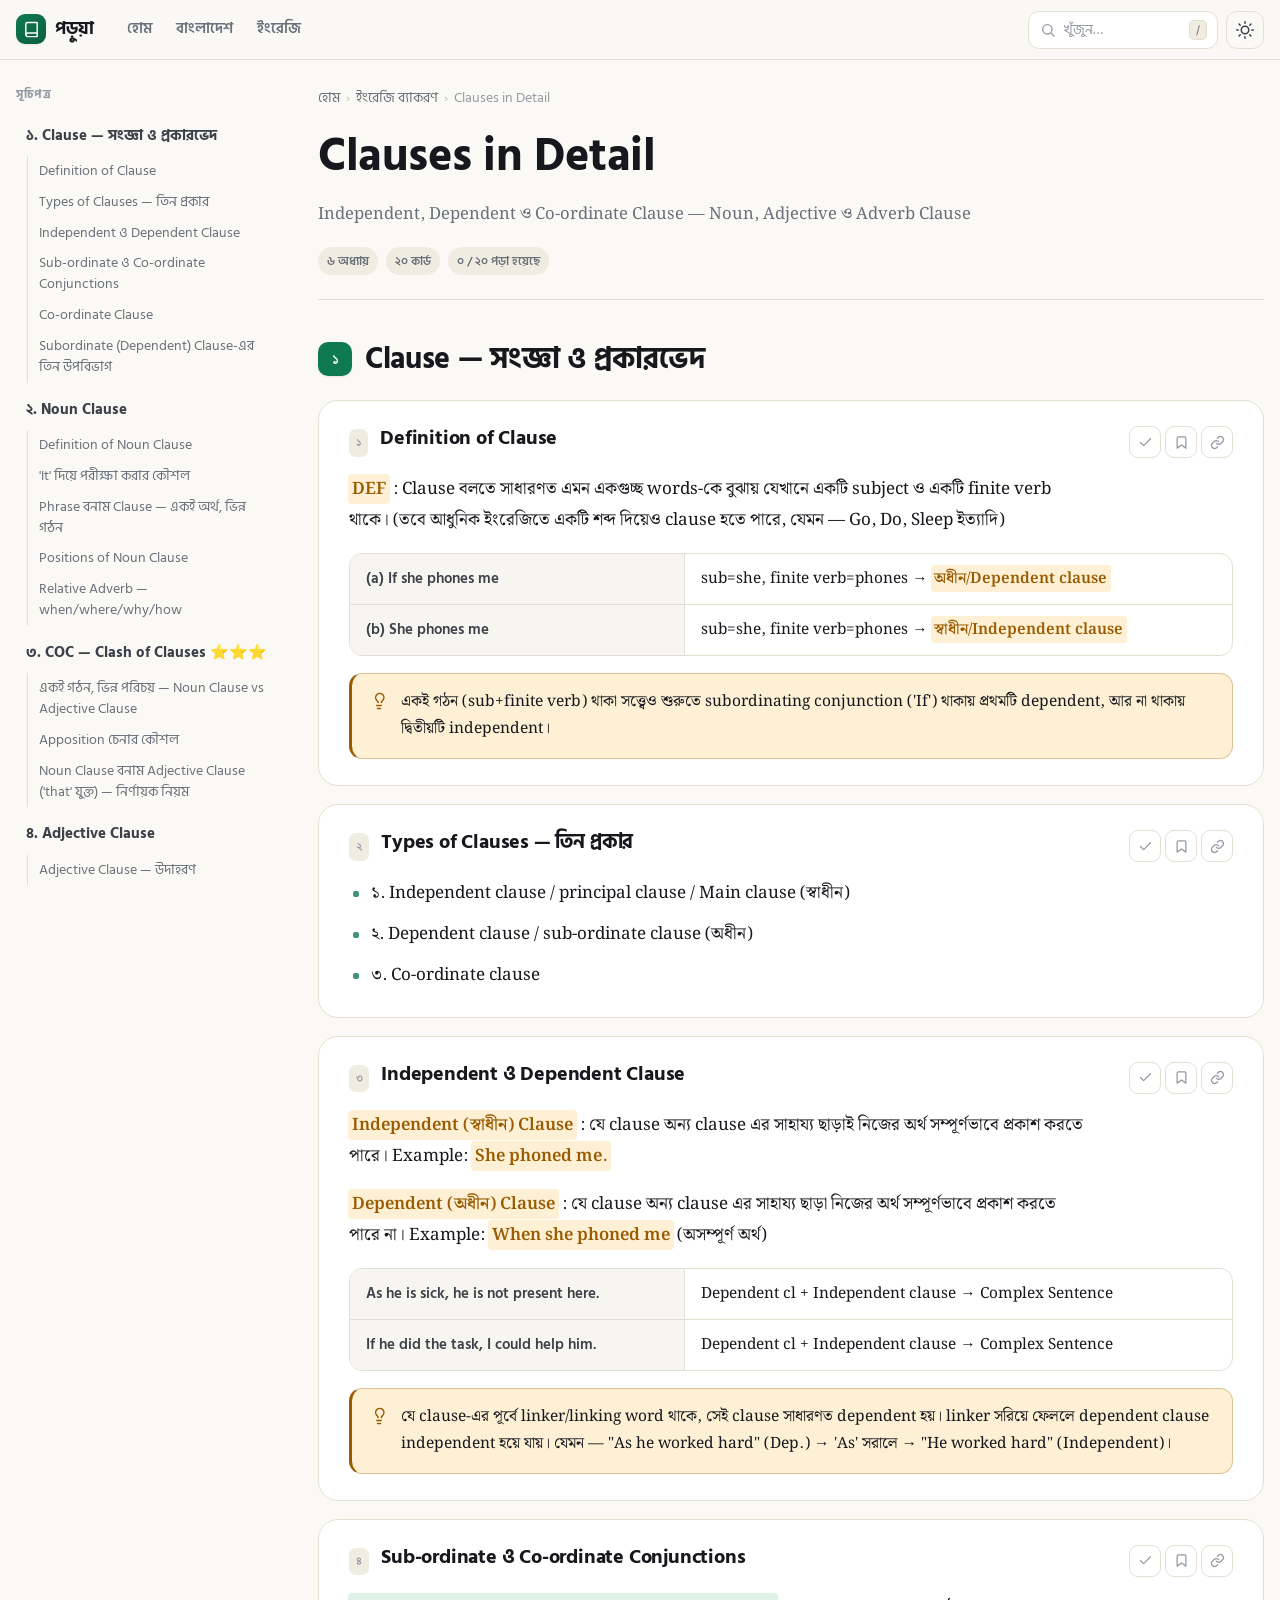
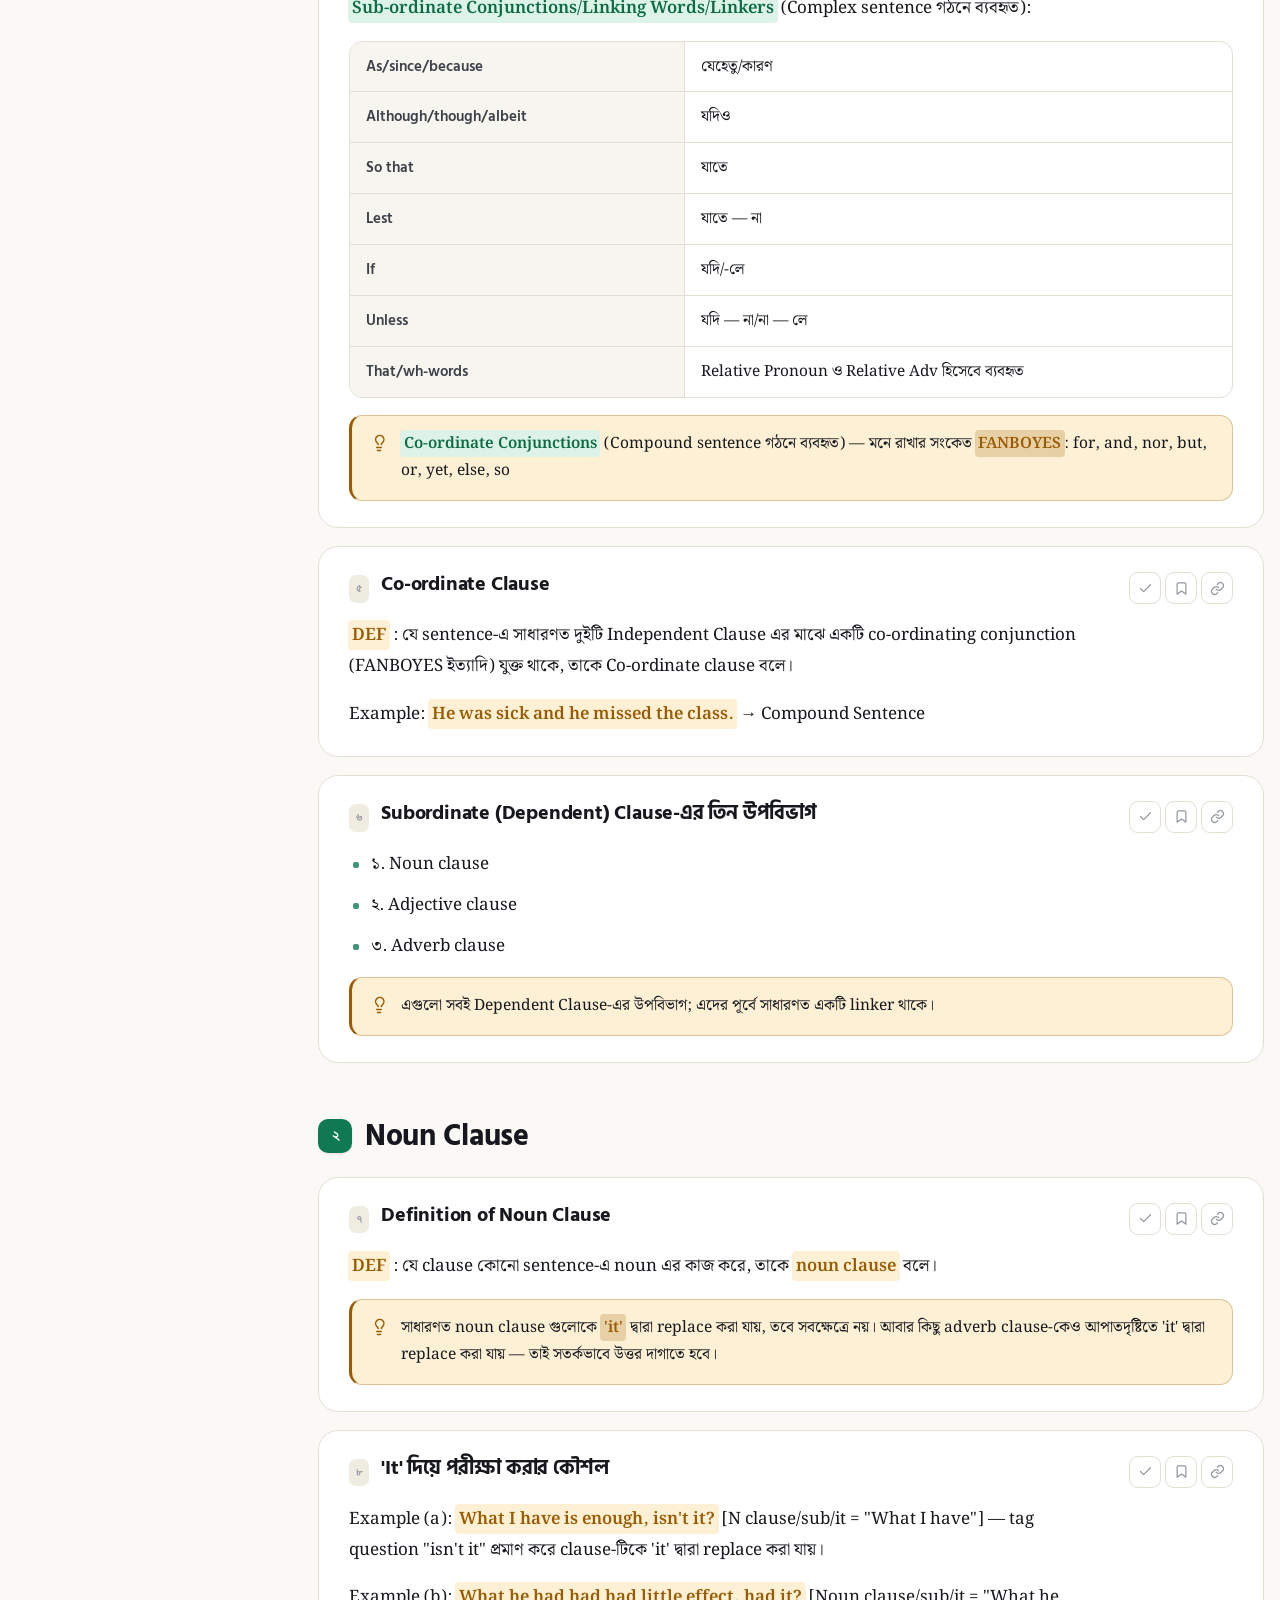
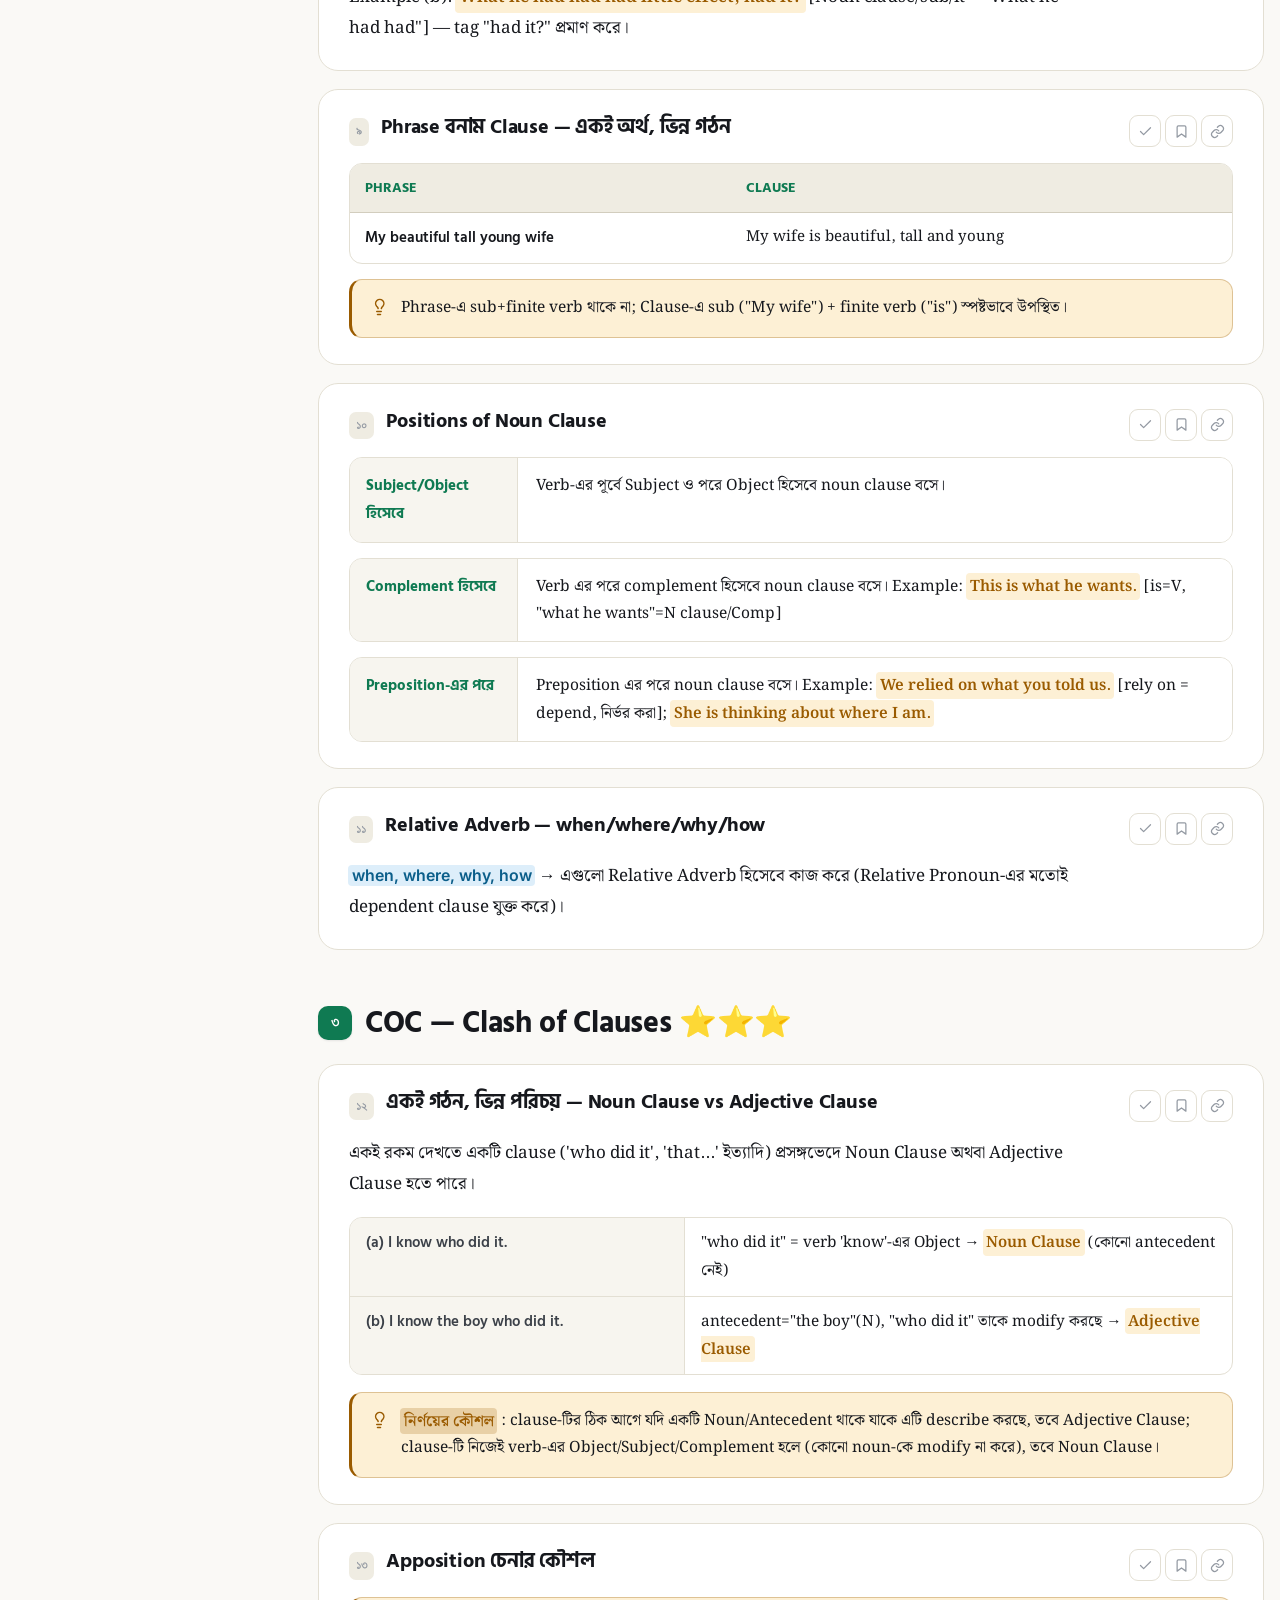
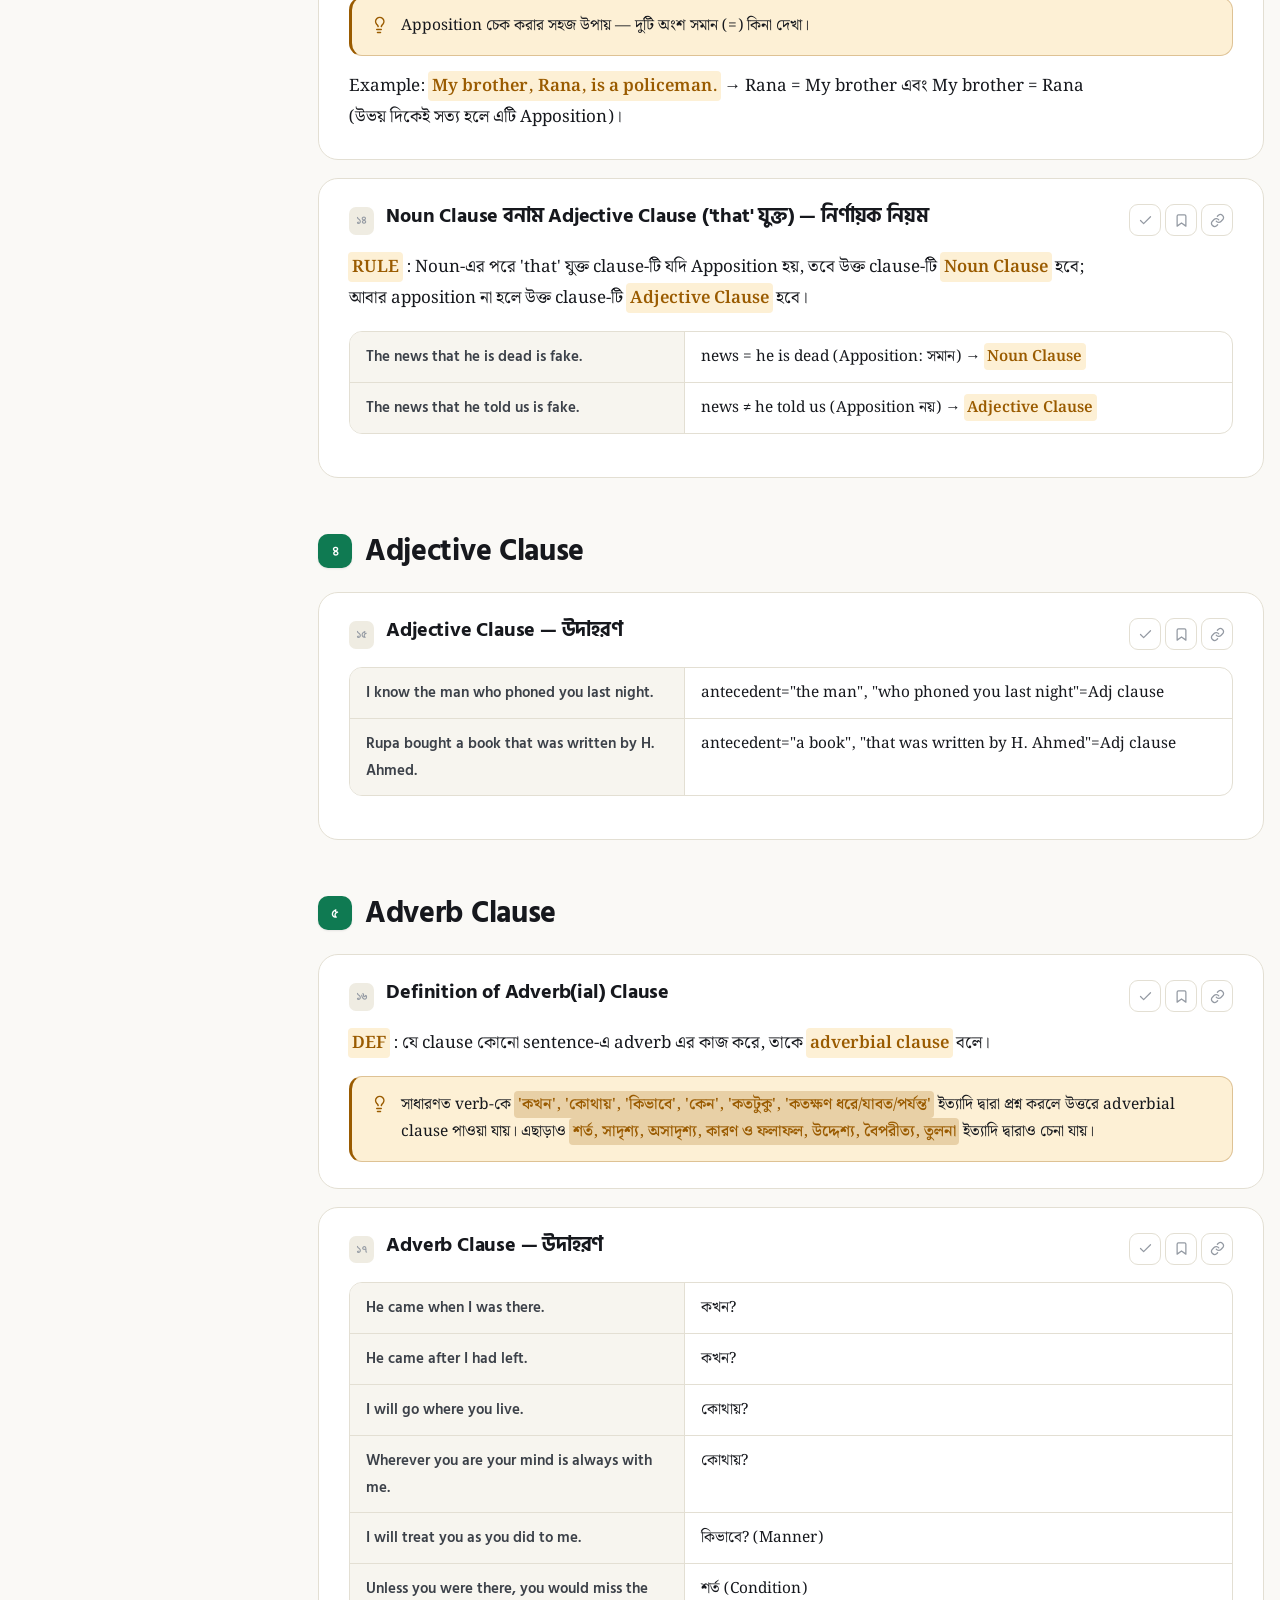
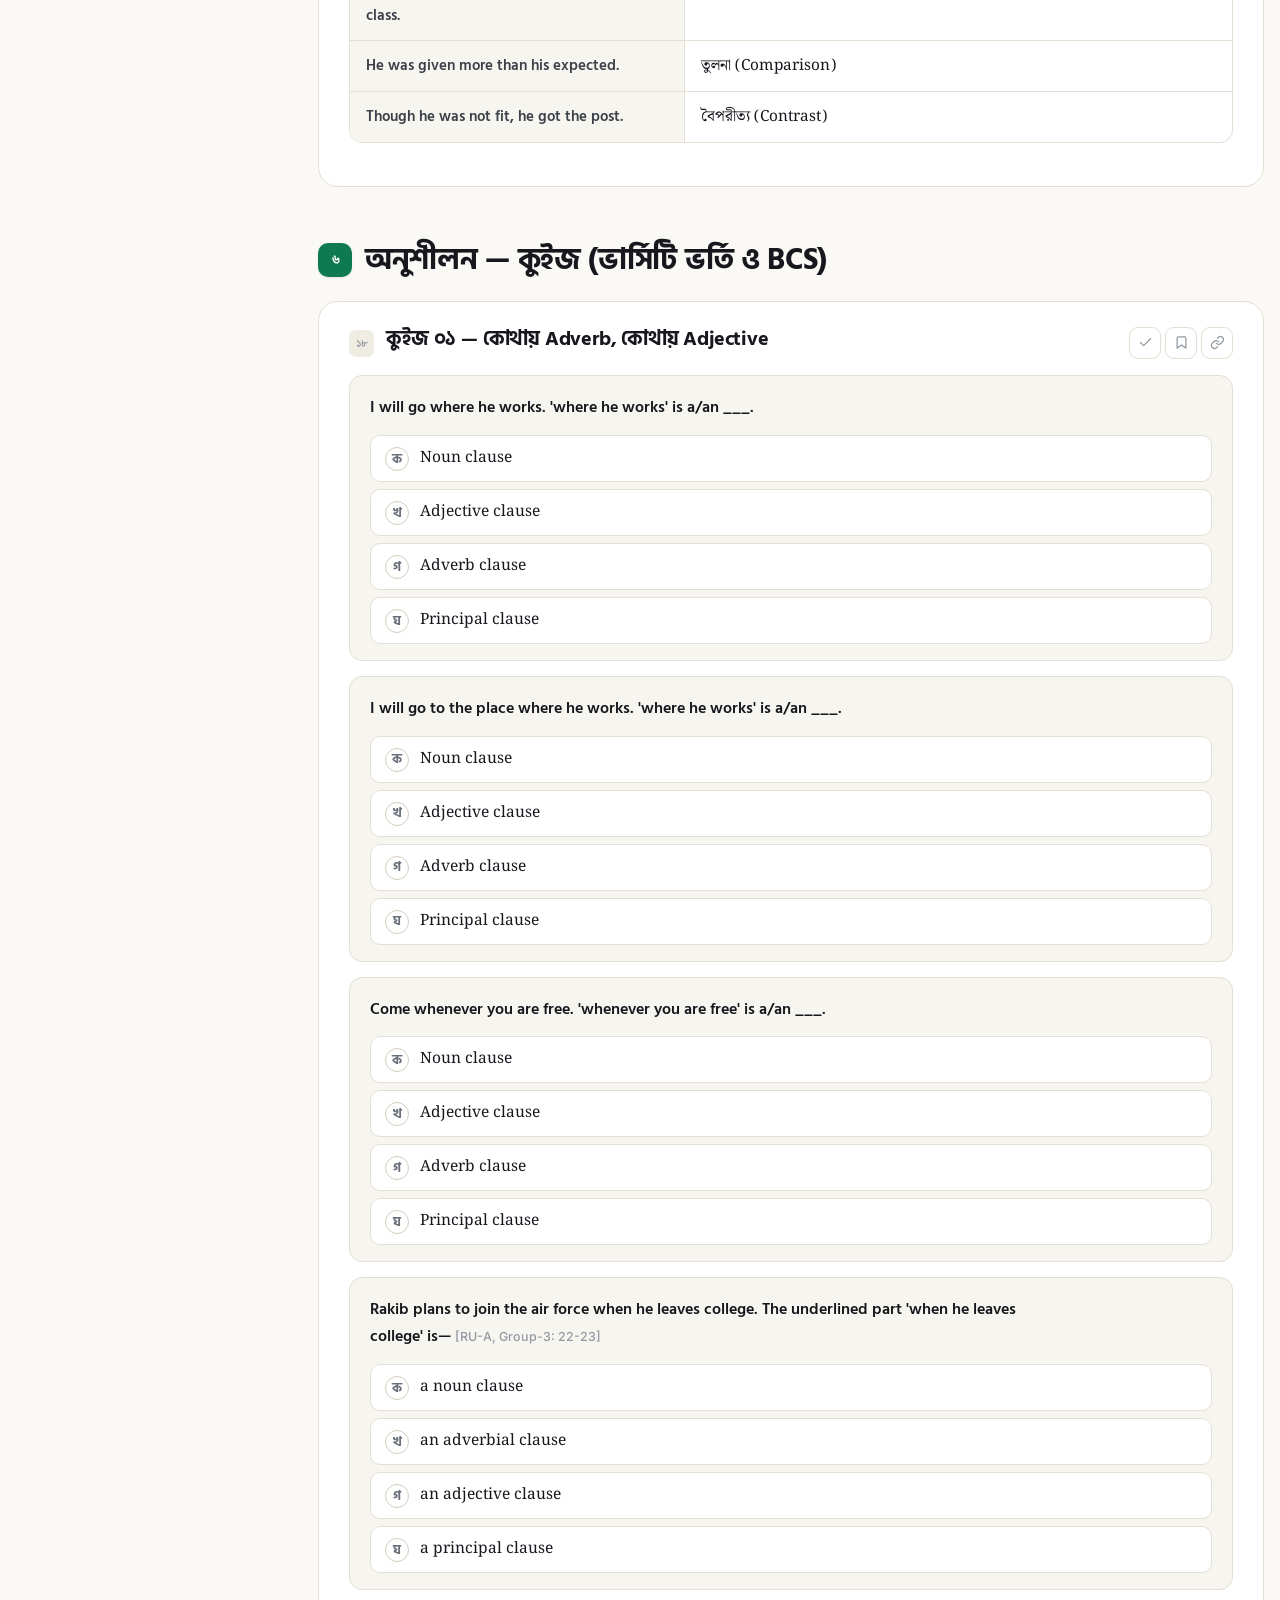
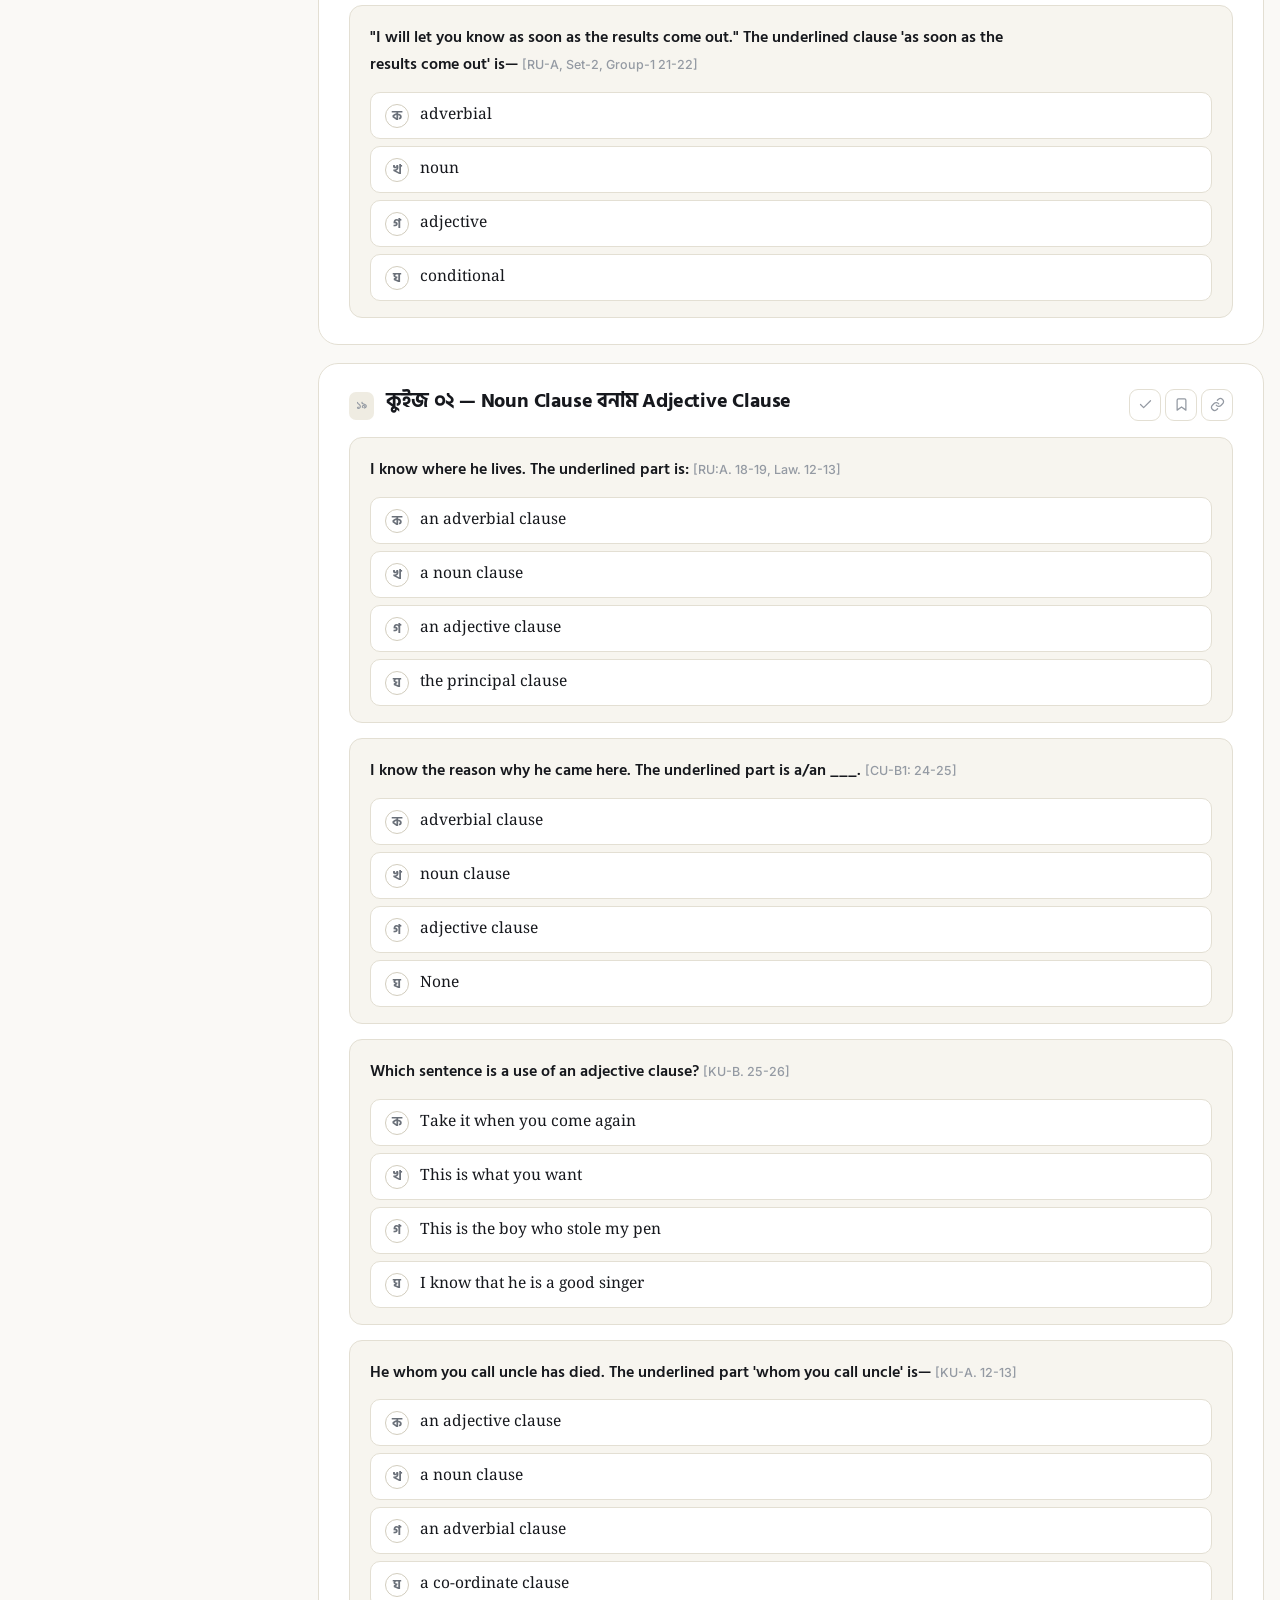
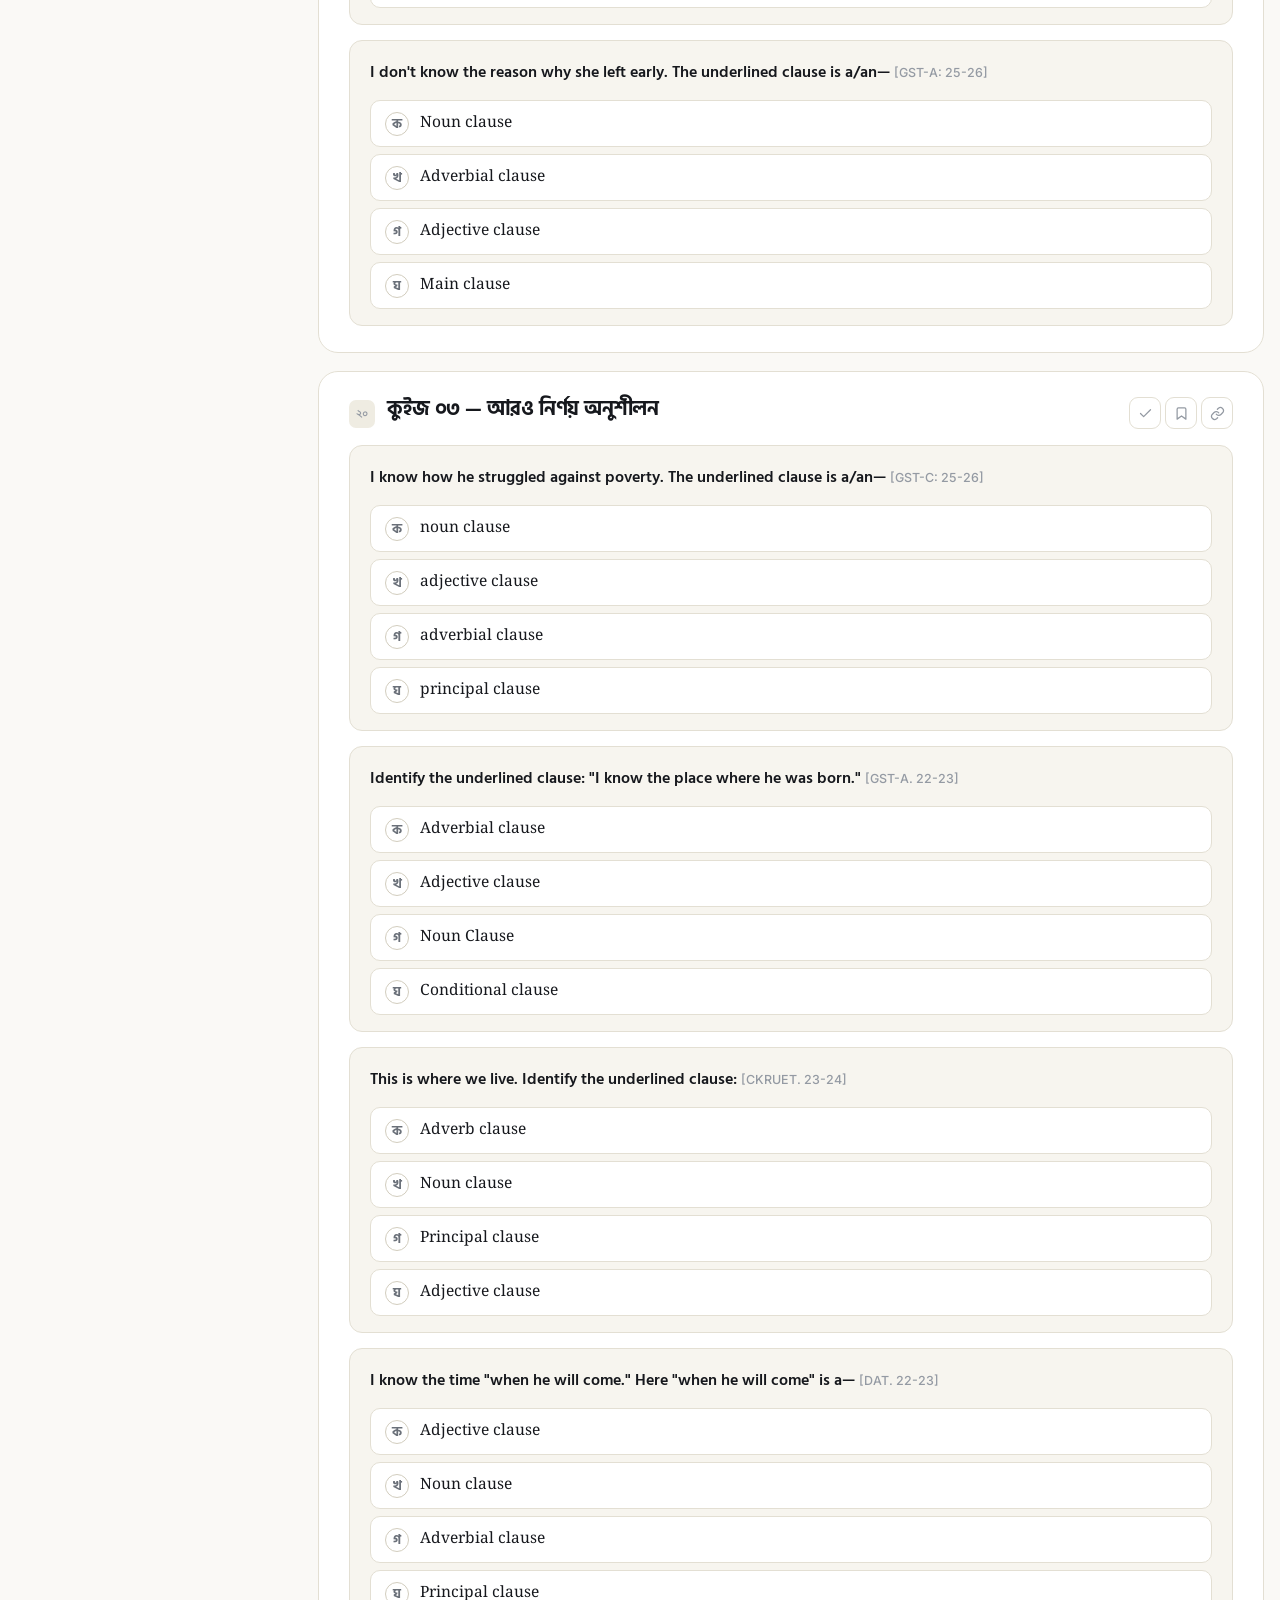
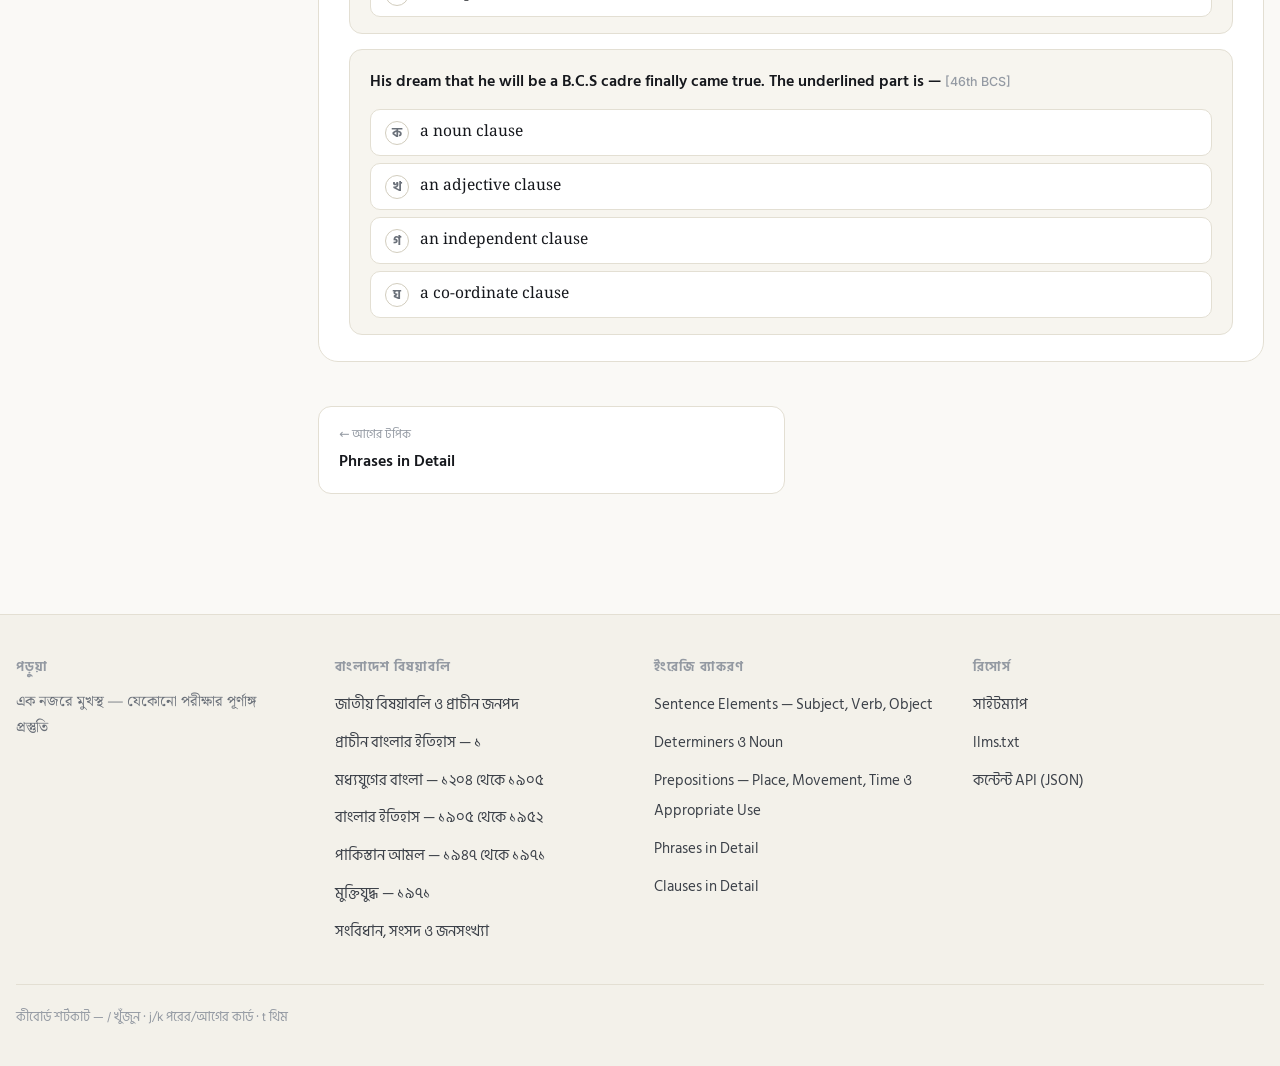
<file: english/eng-clauses/index.html>
<!doctype html>
<html lang="bn" data-base="../../">
<head>
<meta charset="utf-8">
<meta name="viewport" content="width=device-width, initial-scale=1, viewport-fit=cover">
<title>Clauses in Detail — ইংরেজি ব্যাকরণ | পড়ুয়া</title>
<meta name="description" content="Clause-এর সংজ্ঞা, Independent/Dependent/Co-ordinate Clause, FANBOYES, Noun Clause-এর অবস্থান, Adjective Clause, Adverb Clause এবং সবচেয়ে গুরুত্বপূর্ণ COC (Clash of Clauses) কৌশল — Noun Clause vs Adjective Clause নির্ণয়ের নিয়ম, ভার্সিটি ভর্তি ও BCS প্রশ্নসহ।">
<meta name="keywords" content="clause, independent clause, dependent clause, noun clause, adjective clause, adverb clause, co-ordinate clause, FANBOYES, apposition, relative pronoun, relative adverb, English grammar">
<link rel="canonical" href="https://subrotoasg.github.io/poruya/english/eng-clauses/">
<meta name="robots" content="index, follow, max-snippet:-1, max-image-preview:large, max-video-preview:-1">
<meta name="theme-color" content="#faf9f6">
<meta name="color-scheme" content="light dark">
<meta property="og:type" content="article">
<meta property="og:site_name" content="পড়ুয়া">
<meta property="og:locale" content="bn_BD">
<meta property="og:title" content="Clauses in Detail — ইংরেজি ব্যাকরণ | পড়ুয়া">
<meta property="og:description" content="Clause-এর সংজ্ঞা, Independent/Dependent/Co-ordinate Clause, FANBOYES, Noun Clause-এর অবস্থান, Adjective Clause, Adverb Clause এবং সবচেয়ে গুরুত্বপূর্ণ COC (Clash of Clauses) কৌশল — Noun Clause vs Adjective Clause নির্ণয়ের নিয়ম, ভার্সিটি ভর্তি ও BCS প্রশ্নসহ।">
<meta property="og:url" content="https://subrotoasg.github.io/poruya/english/eng-clauses/">
<meta name="twitter:card" content="summary_large_image">
<meta name="twitter:title" content="Clauses in Detail — ইংরেজি ব্যাকরণ | পড়ুয়া">
<meta name="twitter:description" content="Clause-এর সংজ্ঞা, Independent/Dependent/Co-ordinate Clause, FANBOYES, Noun Clause-এর অবস্থান, Adjective Clause, Adverb Clause এবং সবচেয়ে গুরুত্বপূর্ণ COC (Clash of Clauses) কৌশল — Noun Clause vs Adjective Clause নির্ণয়ের নিয়ম, ভার্সিটি ভর্তি ও BCS প্রশ্নসহ।">
<link rel="icon" href="../../assets/favicon.svg" type="image/svg+xml">
<link rel="manifest" href="../../manifest.webmanifest">
<link rel="alternate" type="text/markdown" href="https://subrotoasg.github.io/poruya/english/eng-clauses/index.md">
<link rel="preconnect" href="https://fonts.googleapis.com">
<link rel="preconnect" href="https://fonts.gstatic.com" crossorigin>
<link rel="stylesheet" href="https://fonts.googleapis.com/css2?family=Hind+Siliguri:wght@400;500;600;700&family=Noto+Serif+Bengali:wght@400;500;600;700&family=Inter:wght@400;500;600;700&display=swap">
<link rel="stylesheet" href="../../assets/css/style.css">
<script>try{var t=localStorage.getItem('theme');if(t==='dark'||t==='light')document.documentElement.setAttribute('data-theme',t)}catch(e){}</script>
<script type="application/ld+json">{"@context":"https://schema.org","@type":"Article","headline":"Clauses in Detail","description":"Clause-এর সংজ্ঞা, Independent/Dependent/Co-ordinate Clause, FANBOYES, Noun Clause-এর অবস্থান, Adjective Clause, Adverb Clause এবং সবচেয়ে গুরুত্বপূর্ণ COC (Clash of Clauses) কৌশল — Noun Clause vs Adjective Clause নির্ণয়ের নিয়ম, ভার্সিটি ভর্তি ও BCS প্রশ্নসহ।","inLanguage":"bn","mainEntityOfPage":"https://subrotoasg.github.io/poruya/english/eng-clauses/","articleSection":"ইংরেজি ব্যাকরণ","keywords":"clause, independent clause, dependent clause, noun clause, adjective clause, adverb clause, co-ordinate clause, FANBOYES, apposition, relative pronoun, relative adverb, English grammar","isPartOf":{"@type":"CreativeWorkSeries","name":"ইংরেজি ব্যাকরণ","url":"https://subrotoasg.github.io/poruya/english/"}}</script>
<script type="application/ld+json">{"@context":"https://schema.org","@type":"BreadcrumbList","itemListElement":[{"@type":"ListItem","position":1,"name":"হোম","item":"https://subrotoasg.github.io/poruya/"},{"@type":"ListItem","position":2,"name":"ইংরেজি ব্যাকরণ","item":"https://subrotoasg.github.io/poruya/english/"},{"@type":"ListItem","position":3,"name":"Clauses in Detail","item":"https://subrotoasg.github.io/poruya/english/eng-clauses/"}]}</script>
<script type="application/ld+json">{"@context":"https://schema.org","@type":"LearningResource","name":"Clauses in Detail","learningResourceType":"নোট","educationalLevel":"পরীক্ষা প্রস্তুতি","inLanguage":"bn","url":"https://subrotoasg.github.io/poruya/english/eng-clauses/","teaches":"Clause — সংজ্ঞা ও প্রকারভেদ, Noun Clause, COC — Clash of Clauses ⭐⭐⭐, Adjective Clause, Adverb Clause, অনুশীলন — কুইজ (ভার্সিটি ভর্তি ও BCS)"}</script>
</head>
<body class="" data-topic="eng-clauses">
<a class="skip-link" href="#main">মূল কন্টেন্টে যান</a>

<header class="site-header">
  <div class="wrap">
    <a class="brand" href="../../">
      <span class="brand-mark"><svg viewBox="0 0 24 24" fill="none" stroke="currentColor" stroke-width="2" stroke-linecap="round" stroke-linejoin="round" aria-hidden="true"><path d="M4 19.5A2.5 2.5 0 0 1 6.5 17H20"/><path d="M6.5 2H20v20H6.5A2.5 2.5 0 0 1 4 19.5v-15A2.5 2.5 0 0 1 6.5 2Z"/></svg></span>
      পড়ুয়া
    </a>
    <nav class="header-nav" aria-label="প্রধান মেনু">
      <a href="../../">হোম</a>
      <a href="../../bangladesh-affairs/">বাংলাদেশ</a>
      <a href="../../english/">ইংরেজি</a>
    </nav>
    <div class="header-tools">
      <button class="search-trigger" data-search-open type="button" aria-label="খুঁজুন">
        <svg viewBox="0 0 24 24" fill="none" stroke="currentColor" stroke-width="2" stroke-linecap="round" stroke-linejoin="round" aria-hidden="true"><circle cx="11" cy="11" r="7"/><path d="m21 21-4.3-4.3"/></svg><span>খুঁজুন…</span><kbd>/</kbd>
      </button>
      <button class="icon-btn" data-theme-btn type="button" aria-label="থিম পরিবর্তন"><svg viewBox="0 0 24 24" fill="none" stroke="currentColor" stroke-width="2" stroke-linecap="round" stroke-linejoin="round" aria-hidden="true"><path d="M12 17a5 5 0 1 0 0-10 5 5 0 0 0 0 10Z"/><path d="M12 1v2M12 21v2M4.2 4.2l1.4 1.4M18.4 18.4l1.4 1.4M1 12h2M21 12h2M4.2 19.8l1.4-1.4M18.4 5.6l1.4-1.4"/></svg></button>
    </div>
  </div>
  <div class="progress-rail" aria-hidden="true"><i></i></div>
</header>

<main id="main">
<div class="wrap">
  <div class="topic-layout">
    <nav class="toc" aria-label="এই পাতার সূচি">
  <h4>সূচিপত্র</h4>
  <ol>
    <li class="toc-sec">
      <a href="#clause-intro">১. Clause — সংজ্ঞা ও প্রকারভেদ</a>
      <ol><li><a href="#clause-def">Definition of Clause</a></li><li><a href="#three-types">Types of Clauses — তিন প্রকার</a></li><li><a href="#independent-dependent">Independent ও Dependent Clause</a></li><li><a href="#linkers">Sub-ordinate ও Co-ordinate Conjunctions</a></li><li><a href="#co-ordinate-clause">Co-ordinate Clause</a></li><li><a href="#subordinate-subtypes">Subordinate (Dependent) Clause-এর তিন উপবিভাগ</a></li></ol>
    </li>
    <li class="toc-sec">
      <a href="#noun-clause">২. Noun Clause</a>
      <ol><li><a href="#noun-clause-def">Definition of Noun Clause</a></li><li><a href="#it-test">'It' দিয়ে পরীক্ষা করার কৌশল</a></li><li><a href="#phrase-vs-clause">Phrase বনাম Clause — একই অর্থ, ভিন্ন গঠন</a></li><li><a href="#noun-clause-positions">Positions of Noun Clause</a></li><li><a href="#relative-adverb">Relative Adverb — when/where/why/how</a></li></ol>
    </li>
    <li class="toc-sec">
      <a href="#coc">৩. COC — Clash of Clauses ⭐⭐⭐</a>
      <ol><li><a href="#noun-vs-adjective">একই গঠন, ভিন্ন পরিচয় — Noun Clause vs Adjective Clause</a></li><li><a href="#apposition-check">Apposition চেনার কৌশল</a></li><li><a href="#that-rule">Noun Clause বনাম Adjective Clause ('that' যুক্ত) — নির্ণায়ক নিয়ম</a></li></ol>
    </li>
    <li class="toc-sec">
      <a href="#adjective-clause">৪. Adjective Clause</a>
      <ol><li><a href="#adjective-clause-examples">Adjective Clause — উদাহরণ</a></li></ol>
    </li>
    <li class="toc-sec">
      <a href="#adverb-clause">৫. Adverb Clause</a>
      <ol><li><a href="#adverb-clause-def">Definition of Adverb(ial) Clause</a></li><li><a href="#adverb-clause-examples">Adverb Clause — উদাহরণ</a></li></ol>
    </li>
    <li class="toc-sec">
      <a href="#quiz">৬. অনুশীলন — কুইজ (ভার্সিটি ভর্তি ও BCS)</a>
      <ol><li><a href="#quiz-clause-1">কুইজ ০১ — কোথায় Adverb, কোথায় Adjective</a></li><li><a href="#quiz-clause-2">কুইজ ০২ — Noun Clause বনাম Adjective Clause</a></li><li><a href="#quiz-clause-3">কুইজ ০৩ — আরও নির্ণয় অনুশীলন</a></li></ol>
    </li>
  </ol>
</nav>
    <div>
      <header class="topic-head">
        <nav class="breadcrumb" aria-label="ব্রেডক্রাম্ব">
          <a href="../../">হোম</a><span aria-hidden="true">›</span>
          <a href="../">ইংরেজি ব্যাকরণ</a><span aria-hidden="true">›</span>
          <span>Clauses in Detail</span>
        </nav>
        <h1>Clauses in Detail</h1>
        <p class="sub">Independent, Dependent ও Co-ordinate Clause — Noun, Adjective ও Adverb Clause</p>
        <div class="topic-meta">
          <span class="chip">৬ অধ্যায়</span>
          <span class="chip">২০ কার্ড</span>
          <span class="chip" data-read-count>০ / ২০ পড়া হয়েছে</span>
        </div>
      </header>
      <section class="sec" id="clause-intro">
  <div class="sec-head">
    <span class="sec-num">১</span>
    <h2>Clause — সংজ্ঞা ও প্রকারভেদ</h2>
  </div>
  <article class="card" id="clause-def">
    <div class="card-head">
      <span class="card-num">১</span>
      <h3>Definition of Clause</h3>
      <div class="card-actions">
        <button class="mini-btn rd" type="button" aria-pressed="false" aria-label="পড়া হয়েছে চিহ্নিত করুন" title="পড়া হয়েছে"><svg viewBox="0 0 24 24" fill="none" stroke="currentColor" stroke-width="2" stroke-linecap="round" stroke-linejoin="round" aria-hidden="true"><path d="M20 6 9 17l-5-5"/></svg></button>
        <button class="mini-btn bm" type="button" aria-pressed="false" aria-label="বুকমার্ক" title="বুকমার্ক"><svg viewBox="0 0 24 24" fill="none" stroke="currentColor" stroke-width="2" stroke-linecap="round" stroke-linejoin="round" aria-hidden="true"><path d="m19 21-7-5-7 5V5a2 2 0 0 1 2-2h10a2 2 0 0 1 2 2z"/></svg></button>
        <button class="mini-btn cp" type="button" aria-label="লিংক কপি" title="লিংক কপি"><svg viewBox="0 0 24 24" fill="none" stroke="currentColor" stroke-width="2" stroke-linecap="round" stroke-linejoin="round" aria-hidden="true"><path d="M10 13a5 5 0 0 0 7.5.5l3-3a5 5 0 0 0-7-7l-1.7 1.7"/><path d="M14 11a5 5 0 0 0-7.5-.5l-3 3a5 5 0 0 0 7 7l1.7-1.7"/></svg></button>
      </div>
    </div>
    <div class="card-body">
      <p><mark class="hl hl-gold">DEF</mark> : Clause বলতে সাধারণত এমন একগুচ্ছ words-কে বুঝায় যেখানে একটি subject ও একটি finite verb থাকে। (তবে আধুনিক ইংরেজিতে একটি শব্দ দিয়েও clause হতে পারে, যেমন — Go, Do, Sleep ইত্যাদি)</p>
      <dl class="kv"><div class="kv-row"><dt>(a) If she phones me</dt><dd>sub=she, finite verb=phones → <mark class="hl hl-gold">অধীন/Dependent clause</mark></dd></div><div class="kv-row"><dt>(b) She phones me</dt><dd>sub=she, finite verb=phones → <mark class="hl hl-gold">স্বাধীন/Independent clause</mark></dd></div></dl>
      <div class="tip"><span class="tip-icon"><svg viewBox="0 0 24 24" fill="none" stroke="currentColor" stroke-width="2" stroke-linecap="round" stroke-linejoin="round" aria-hidden="true"><path d="M9 18h6M10 22h4"/><path d="M15.1 14c.3-1.3 1-2 2-3a5.5 5.5 0 1 0-8.2 0c1 1 1.7 1.7 2 3"/></svg></span><div class="tip-body">একই গঠন (sub+finite verb) থাকা সত্ত্বেও শুরুতে subordinating conjunction ('If') থাকায় প্রথমটি dependent, আর না থাকায় দ্বিতীয়টি independent।</div></div>
    </div>
  </article>
  <article class="card" id="three-types">
    <div class="card-head">
      <span class="card-num">২</span>
      <h3>Types of Clauses — তিন প্রকার</h3>
      <div class="card-actions">
        <button class="mini-btn rd" type="button" aria-pressed="false" aria-label="পড়া হয়েছে চিহ্নিত করুন" title="পড়া হয়েছে"><svg viewBox="0 0 24 24" fill="none" stroke="currentColor" stroke-width="2" stroke-linecap="round" stroke-linejoin="round" aria-hidden="true"><path d="M20 6 9 17l-5-5"/></svg></button>
        <button class="mini-btn bm" type="button" aria-pressed="false" aria-label="বুকমার্ক" title="বুকমার্ক"><svg viewBox="0 0 24 24" fill="none" stroke="currentColor" stroke-width="2" stroke-linecap="round" stroke-linejoin="round" aria-hidden="true"><path d="m19 21-7-5-7 5V5a2 2 0 0 1 2-2h10a2 2 0 0 1 2 2z"/></svg></button>
        <button class="mini-btn cp" type="button" aria-label="লিংক কপি" title="লিংক কপি"><svg viewBox="0 0 24 24" fill="none" stroke="currentColor" stroke-width="2" stroke-linecap="round" stroke-linejoin="round" aria-hidden="true"><path d="M10 13a5 5 0 0 0 7.5.5l3-3a5 5 0 0 0-7-7l-1.7 1.7"/><path d="M14 11a5 5 0 0 0-7.5-.5l-3 3a5 5 0 0 0 7 7l1.7-1.7"/></svg></button>
      </div>
    </div>
    <div class="card-body">
      <ul><li>১. Independent clause / principal clause / Main clause (স্বাধীন)</li><li>২. Dependent clause / sub-ordinate clause (অধীন)</li><li>৩. Co-ordinate clause</li></ul>
    </div>
  </article>
  <article class="card" id="independent-dependent">
    <div class="card-head">
      <span class="card-num">৩</span>
      <h3>Independent ও Dependent Clause</h3>
      <div class="card-actions">
        <button class="mini-btn rd" type="button" aria-pressed="false" aria-label="পড়া হয়েছে চিহ্নিত করুন" title="পড়া হয়েছে"><svg viewBox="0 0 24 24" fill="none" stroke="currentColor" stroke-width="2" stroke-linecap="round" stroke-linejoin="round" aria-hidden="true"><path d="M20 6 9 17l-5-5"/></svg></button>
        <button class="mini-btn bm" type="button" aria-pressed="false" aria-label="বুকমার্ক" title="বুকমার্ক"><svg viewBox="0 0 24 24" fill="none" stroke="currentColor" stroke-width="2" stroke-linecap="round" stroke-linejoin="round" aria-hidden="true"><path d="m19 21-7-5-7 5V5a2 2 0 0 1 2-2h10a2 2 0 0 1 2 2z"/></svg></button>
        <button class="mini-btn cp" type="button" aria-label="লিংক কপি" title="লিংক কপি"><svg viewBox="0 0 24 24" fill="none" stroke="currentColor" stroke-width="2" stroke-linecap="round" stroke-linejoin="round" aria-hidden="true"><path d="M10 13a5 5 0 0 0 7.5.5l3-3a5 5 0 0 0-7-7l-1.7 1.7"/><path d="M14 11a5 5 0 0 0-7.5-.5l-3 3a5 5 0 0 0 7 7l1.7-1.7"/></svg></button>
      </div>
    </div>
    <div class="card-body">
      <p><mark class="hl hl-gold">Independent (স্বাধীন) Clause</mark> : যে clause অন্য clause এর সাহায্য ছাড়াই নিজের অর্থ সম্পূর্ণভাবে প্রকাশ করতে পারে। Example: <mark class="hl hl-gold">She phoned me.</mark></p>
      <p><mark class="hl hl-gold">Dependent (অধীন) Clause</mark> : যে clause অন্য clause এর সাহায্য ছাড়া নিজের অর্থ সম্পূর্ণভাবে প্রকাশ করতে পারে না। Example: <mark class="hl hl-gold">When she phoned me</mark> (অসম্পূর্ণ অর্থ)</p>
      <dl class="kv"><div class="kv-row"><dt>As he is sick, he is not present here.</dt><dd>Dependent cl + Independent clause → Complex Sentence</dd></div><div class="kv-row"><dt>If he did the task, I could help him.</dt><dd>Dependent cl + Independent clause → Complex Sentence</dd></div></dl>
      <div class="tip"><span class="tip-icon"><svg viewBox="0 0 24 24" fill="none" stroke="currentColor" stroke-width="2" stroke-linecap="round" stroke-linejoin="round" aria-hidden="true"><path d="M9 18h6M10 22h4"/><path d="M15.1 14c.3-1.3 1-2 2-3a5.5 5.5 0 1 0-8.2 0c1 1 1.7 1.7 2 3"/></svg></span><div class="tip-body">যে clause-এর পূর্বে linker/linking word থাকে, সেই clause সাধারণত dependent হয়। linker সরিয়ে ফেললে dependent clause independent হয়ে যায়। যেমন — &quot;As he worked hard&quot; (Dep.) → 'As' সরালে → &quot;He worked hard&quot; (Independent)।</div></div>
    </div>
  </article>
  <article class="card" id="linkers">
    <div class="card-head">
      <span class="card-num">৪</span>
      <h3>Sub-ordinate ও Co-ordinate Conjunctions</h3>
      <div class="card-actions">
        <button class="mini-btn rd" type="button" aria-pressed="false" aria-label="পড়া হয়েছে চিহ্নিত করুন" title="পড়া হয়েছে"><svg viewBox="0 0 24 24" fill="none" stroke="currentColor" stroke-width="2" stroke-linecap="round" stroke-linejoin="round" aria-hidden="true"><path d="M20 6 9 17l-5-5"/></svg></button>
        <button class="mini-btn bm" type="button" aria-pressed="false" aria-label="বুকমার্ক" title="বুকমার্ক"><svg viewBox="0 0 24 24" fill="none" stroke="currentColor" stroke-width="2" stroke-linecap="round" stroke-linejoin="round" aria-hidden="true"><path d="m19 21-7-5-7 5V5a2 2 0 0 1 2-2h10a2 2 0 0 1 2 2z"/></svg></button>
        <button class="mini-btn cp" type="button" aria-label="লিংক কপি" title="লিংক কপি"><svg viewBox="0 0 24 24" fill="none" stroke="currentColor" stroke-width="2" stroke-linecap="round" stroke-linejoin="round" aria-hidden="true"><path d="M10 13a5 5 0 0 0 7.5.5l3-3a5 5 0 0 0-7-7l-1.7 1.7"/><path d="M14 11a5 5 0 0 0-7.5-.5l-3 3a5 5 0 0 0 7 7l1.7-1.7"/></svg></button>
      </div>
    </div>
    <div class="card-body">
      <p><span class="hl hl-green">Sub-ordinate Conjunctions/Linking Words/Linkers</span> (Complex sentence গঠনে ব্যবহৃত):</p>
      <dl class="kv"><div class="kv-row"><dt>As/since/because</dt><dd>যেহেতু/কারণ</dd></div><div class="kv-row"><dt>Although/though/albeit</dt><dd>যদিও</dd></div><div class="kv-row"><dt>So that</dt><dd>যাতে</dd></div><div class="kv-row"><dt>Lest</dt><dd>যাতে — না</dd></div><div class="kv-row"><dt>If</dt><dd>যদি/-লে</dd></div><div class="kv-row"><dt>Unless</dt><dd>যদি — না/না — লে</dd></div><div class="kv-row"><dt>That/wh-words</dt><dd>Relative Pronoun ও Relative Adv হিসেবে ব্যবহৃত</dd></div></dl>
      <div class="tip"><span class="tip-icon"><svg viewBox="0 0 24 24" fill="none" stroke="currentColor" stroke-width="2" stroke-linecap="round" stroke-linejoin="round" aria-hidden="true"><path d="M9 18h6M10 22h4"/><path d="M15.1 14c.3-1.3 1-2 2-3a5.5 5.5 0 1 0-8.2 0c1 1 1.7 1.7 2 3"/></svg></span><div class="tip-body"><span class="hl hl-green">Co-ordinate Conjunctions</span> (Compound sentence গঠনে ব্যবহৃত) — মনে রাখার সংকেত <mark class="hl hl-gold">FANBOYES</mark>: for, and, nor, but, or, yet, else, so</div></div>
    </div>
  </article>
  <article class="card" id="co-ordinate-clause">
    <div class="card-head">
      <span class="card-num">৫</span>
      <h3>Co-ordinate Clause</h3>
      <div class="card-actions">
        <button class="mini-btn rd" type="button" aria-pressed="false" aria-label="পড়া হয়েছে চিহ্নিত করুন" title="পড়া হয়েছে"><svg viewBox="0 0 24 24" fill="none" stroke="currentColor" stroke-width="2" stroke-linecap="round" stroke-linejoin="round" aria-hidden="true"><path d="M20 6 9 17l-5-5"/></svg></button>
        <button class="mini-btn bm" type="button" aria-pressed="false" aria-label="বুকমার্ক" title="বুকমার্ক"><svg viewBox="0 0 24 24" fill="none" stroke="currentColor" stroke-width="2" stroke-linecap="round" stroke-linejoin="round" aria-hidden="true"><path d="m19 21-7-5-7 5V5a2 2 0 0 1 2-2h10a2 2 0 0 1 2 2z"/></svg></button>
        <button class="mini-btn cp" type="button" aria-label="লিংক কপি" title="লিংক কপি"><svg viewBox="0 0 24 24" fill="none" stroke="currentColor" stroke-width="2" stroke-linecap="round" stroke-linejoin="round" aria-hidden="true"><path d="M10 13a5 5 0 0 0 7.5.5l3-3a5 5 0 0 0-7-7l-1.7 1.7"/><path d="M14 11a5 5 0 0 0-7.5-.5l-3 3a5 5 0 0 0 7 7l1.7-1.7"/></svg></button>
      </div>
    </div>
    <div class="card-body">
      <p><mark class="hl hl-gold">DEF</mark> : যে sentence-এ সাধারণত দুইটি Independent Clause এর মাঝে একটি co-ordinating conjunction (FANBOYES ইত্যাদি) যুক্ত থাকে, তাকে Co-ordinate clause বলে।</p>
      <p>Example: <mark class="hl hl-gold">He was sick and he missed the class.</mark> → Compound Sentence</p>
    </div>
  </article>
  <article class="card" id="subordinate-subtypes">
    <div class="card-head">
      <span class="card-num">৬</span>
      <h3>Subordinate (Dependent) Clause-এর তিন উপবিভাগ</h3>
      <div class="card-actions">
        <button class="mini-btn rd" type="button" aria-pressed="false" aria-label="পড়া হয়েছে চিহ্নিত করুন" title="পড়া হয়েছে"><svg viewBox="0 0 24 24" fill="none" stroke="currentColor" stroke-width="2" stroke-linecap="round" stroke-linejoin="round" aria-hidden="true"><path d="M20 6 9 17l-5-5"/></svg></button>
        <button class="mini-btn bm" type="button" aria-pressed="false" aria-label="বুকমার্ক" title="বুকমার্ক"><svg viewBox="0 0 24 24" fill="none" stroke="currentColor" stroke-width="2" stroke-linecap="round" stroke-linejoin="round" aria-hidden="true"><path d="m19 21-7-5-7 5V5a2 2 0 0 1 2-2h10a2 2 0 0 1 2 2z"/></svg></button>
        <button class="mini-btn cp" type="button" aria-label="লিংক কপি" title="লিংক কপি"><svg viewBox="0 0 24 24" fill="none" stroke="currentColor" stroke-width="2" stroke-linecap="round" stroke-linejoin="round" aria-hidden="true"><path d="M10 13a5 5 0 0 0 7.5.5l3-3a5 5 0 0 0-7-7l-1.7 1.7"/><path d="M14 11a5 5 0 0 0-7.5-.5l-3 3a5 5 0 0 0 7 7l1.7-1.7"/></svg></button>
      </div>
    </div>
    <div class="card-body">
      <ul><li>১. Noun clause</li><li>২. Adjective clause</li><li>৩. Adverb clause</li></ul>
      <div class="tip"><span class="tip-icon"><svg viewBox="0 0 24 24" fill="none" stroke="currentColor" stroke-width="2" stroke-linecap="round" stroke-linejoin="round" aria-hidden="true"><path d="M9 18h6M10 22h4"/><path d="M15.1 14c.3-1.3 1-2 2-3a5.5 5.5 0 1 0-8.2 0c1 1 1.7 1.7 2 3"/></svg></span><div class="tip-body">এগুলো সবই Dependent Clause-এর উপবিভাগ; এদের পূর্বে সাধারণত একটি linker থাকে।</div></div>
    </div>
  </article>
</section>
<section class="sec" id="noun-clause">
  <div class="sec-head">
    <span class="sec-num">২</span>
    <h2>Noun Clause</h2>
  </div>
  <article class="card" id="noun-clause-def">
    <div class="card-head">
      <span class="card-num">৭</span>
      <h3>Definition of Noun Clause</h3>
      <div class="card-actions">
        <button class="mini-btn rd" type="button" aria-pressed="false" aria-label="পড়া হয়েছে চিহ্নিত করুন" title="পড়া হয়েছে"><svg viewBox="0 0 24 24" fill="none" stroke="currentColor" stroke-width="2" stroke-linecap="round" stroke-linejoin="round" aria-hidden="true"><path d="M20 6 9 17l-5-5"/></svg></button>
        <button class="mini-btn bm" type="button" aria-pressed="false" aria-label="বুকমার্ক" title="বুকমার্ক"><svg viewBox="0 0 24 24" fill="none" stroke="currentColor" stroke-width="2" stroke-linecap="round" stroke-linejoin="round" aria-hidden="true"><path d="m19 21-7-5-7 5V5a2 2 0 0 1 2-2h10a2 2 0 0 1 2 2z"/></svg></button>
        <button class="mini-btn cp" type="button" aria-label="লিংক কপি" title="লিংক কপি"><svg viewBox="0 0 24 24" fill="none" stroke="currentColor" stroke-width="2" stroke-linecap="round" stroke-linejoin="round" aria-hidden="true"><path d="M10 13a5 5 0 0 0 7.5.5l3-3a5 5 0 0 0-7-7l-1.7 1.7"/><path d="M14 11a5 5 0 0 0-7.5-.5l-3 3a5 5 0 0 0 7 7l1.7-1.7"/></svg></button>
      </div>
    </div>
    <div class="card-body">
      <p><mark class="hl hl-gold">DEF</mark> : যে clause কোনো sentence-এ noun এর কাজ করে, তাকে <mark class="hl hl-gold">noun clause</mark> বলে।</p>
      <div class="tip"><span class="tip-icon"><svg viewBox="0 0 24 24" fill="none" stroke="currentColor" stroke-width="2" stroke-linecap="round" stroke-linejoin="round" aria-hidden="true"><path d="M9 18h6M10 22h4"/><path d="M15.1 14c.3-1.3 1-2 2-3a5.5 5.5 0 1 0-8.2 0c1 1 1.7 1.7 2 3"/></svg></span><div class="tip-body">সাধারণত noun clause গুলোকে <mark class="hl hl-gold">'it'</mark> দ্বারা replace করা যায়, তবে সবক্ষেত্রে নয়। আবার কিছু adverb clause-কেও আপাতদৃষ্টিতে 'it' দ্বারা replace করা যায় — তাই সতর্কভাবে উত্তর দাগাতে হবে।</div></div>
    </div>
  </article>
  <article class="card" id="it-test">
    <div class="card-head">
      <span class="card-num">৮</span>
      <h3>'It' দিয়ে পরীক্ষা করার কৌশল</h3>
      <div class="card-actions">
        <button class="mini-btn rd" type="button" aria-pressed="false" aria-label="পড়া হয়েছে চিহ্নিত করুন" title="পড়া হয়েছে"><svg viewBox="0 0 24 24" fill="none" stroke="currentColor" stroke-width="2" stroke-linecap="round" stroke-linejoin="round" aria-hidden="true"><path d="M20 6 9 17l-5-5"/></svg></button>
        <button class="mini-btn bm" type="button" aria-pressed="false" aria-label="বুকমার্ক" title="বুকমার্ক"><svg viewBox="0 0 24 24" fill="none" stroke="currentColor" stroke-width="2" stroke-linecap="round" stroke-linejoin="round" aria-hidden="true"><path d="m19 21-7-5-7 5V5a2 2 0 0 1 2-2h10a2 2 0 0 1 2 2z"/></svg></button>
        <button class="mini-btn cp" type="button" aria-label="লিংক কপি" title="লিংক কপি"><svg viewBox="0 0 24 24" fill="none" stroke="currentColor" stroke-width="2" stroke-linecap="round" stroke-linejoin="round" aria-hidden="true"><path d="M10 13a5 5 0 0 0 7.5.5l3-3a5 5 0 0 0-7-7l-1.7 1.7"/><path d="M14 11a5 5 0 0 0-7.5-.5l-3 3a5 5 0 0 0 7 7l1.7-1.7"/></svg></button>
      </div>
    </div>
    <div class="card-body">
      <p>Example (a): <mark class="hl hl-gold">What I have is enough, isn't it?</mark> [N clause/sub/it = &quot;What I have&quot;] — tag question &quot;isn't it&quot; প্রমাণ করে clause-টিকে 'it' দ্বারা replace করা যায়।</p>
      <p>Example (b): <mark class="hl hl-gold">What he had had had little effect, had it?</mark> [Noun clause/sub/it = &quot;What he had had&quot;] — tag &quot;had it?&quot; প্রমাণ করে।</p>
    </div>
  </article>
  <article class="card" id="phrase-vs-clause">
    <div class="card-head">
      <span class="card-num">৯</span>
      <h3>Phrase বনাম Clause — একই অর্থ, ভিন্ন গঠন</h3>
      <div class="card-actions">
        <button class="mini-btn rd" type="button" aria-pressed="false" aria-label="পড়া হয়েছে চিহ্নিত করুন" title="পড়া হয়েছে"><svg viewBox="0 0 24 24" fill="none" stroke="currentColor" stroke-width="2" stroke-linecap="round" stroke-linejoin="round" aria-hidden="true"><path d="M20 6 9 17l-5-5"/></svg></button>
        <button class="mini-btn bm" type="button" aria-pressed="false" aria-label="বুকমার্ক" title="বুকমার্ক"><svg viewBox="0 0 24 24" fill="none" stroke="currentColor" stroke-width="2" stroke-linecap="round" stroke-linejoin="round" aria-hidden="true"><path d="m19 21-7-5-7 5V5a2 2 0 0 1 2-2h10a2 2 0 0 1 2 2z"/></svg></button>
        <button class="mini-btn cp" type="button" aria-label="লিংক কপি" title="লিংক কপি"><svg viewBox="0 0 24 24" fill="none" stroke="currentColor" stroke-width="2" stroke-linecap="round" stroke-linejoin="round" aria-hidden="true"><path d="M10 13a5 5 0 0 0 7.5.5l3-3a5 5 0 0 0-7-7l-1.7 1.7"/><path d="M14 11a5 5 0 0 0-7.5-.5l-3 3a5 5 0 0 0 7 7l1.7-1.7"/></svg></button>
      </div>
    </div>
    <div class="card-body">
      <div class="table-wrap">
        <table>
          <thead><tr><th>PHRASE</th><th>CLAUSE</th></tr></thead>
          <tbody><tr><td data-label="PHRASE">My beautiful tall young wife</td><td data-label="CLAUSE">My wife is beautiful, tall and young</td></tr>
          </tbody>
        </table>
      </div>
      <div class="tip"><span class="tip-icon"><svg viewBox="0 0 24 24" fill="none" stroke="currentColor" stroke-width="2" stroke-linecap="round" stroke-linejoin="round" aria-hidden="true"><path d="M9 18h6M10 22h4"/><path d="M15.1 14c.3-1.3 1-2 2-3a5.5 5.5 0 1 0-8.2 0c1 1 1.7 1.7 2 3"/></svg></span><div class="tip-body">Phrase-এ sub+finite verb থাকে না; Clause-এ sub (&quot;My wife&quot;) + finite verb (&quot;is&quot;) স্পষ্টভাবে উপস্থিত।</div></div>
    </div>
  </article>
  <article class="card" id="noun-clause-positions">
    <div class="card-head">
      <span class="card-num">১০</span>
      <h3>Positions of Noun Clause</h3>
      <div class="card-actions">
        <button class="mini-btn rd" type="button" aria-pressed="false" aria-label="পড়া হয়েছে চিহ্নিত করুন" title="পড়া হয়েছে"><svg viewBox="0 0 24 24" fill="none" stroke="currentColor" stroke-width="2" stroke-linecap="round" stroke-linejoin="round" aria-hidden="true"><path d="M20 6 9 17l-5-5"/></svg></button>
        <button class="mini-btn bm" type="button" aria-pressed="false" aria-label="বুকমার্ক" title="বুকমার্ক"><svg viewBox="0 0 24 24" fill="none" stroke="currentColor" stroke-width="2" stroke-linecap="round" stroke-linejoin="round" aria-hidden="true"><path d="m19 21-7-5-7 5V5a2 2 0 0 1 2-2h10a2 2 0 0 1 2 2z"/></svg></button>
        <button class="mini-btn cp" type="button" aria-label="লিংক কপি" title="লিংক কপি"><svg viewBox="0 0 24 24" fill="none" stroke="currentColor" stroke-width="2" stroke-linecap="round" stroke-linejoin="round" aria-hidden="true"><path d="M10 13a5 5 0 0 0 7.5.5l3-3a5 5 0 0 0-7-7l-1.7 1.7"/><path d="M14 11a5 5 0 0 0-7.5-.5l-3 3a5 5 0 0 0 7 7l1.7-1.7"/></svg></button>
      </div>
    </div>
    <div class="card-body">
      <div class="note"><div class="note-k">Subject/Object হিসেবে</div><div class="note-v">Verb-এর পূর্বে Subject ও পরে Object হিসেবে noun clause বসে।</div></div>
      <div class="note"><div class="note-k">Complement হিসেবে</div><div class="note-v">Verb এর পরে complement হিসেবে noun clause বসে। Example: <mark class="hl hl-gold">This is what he wants.</mark> [is=V, &quot;what he wants&quot;=N clause/Comp]</div></div>
      <div class="note"><div class="note-k">Preposition-এর পরে</div><div class="note-v">Preposition এর পরে noun clause বসে। Example: <mark class="hl hl-gold">We relied on what you told us.</mark> [rely on = depend, নির্ভর করা]; <mark class="hl hl-gold">She is thinking about where I am.</mark></div></div>
    </div>
  </article>
  <article class="card" id="relative-adverb">
    <div class="card-head">
      <span class="card-num">১১</span>
      <h3>Relative Adverb — when/where/why/how</h3>
      <div class="card-actions">
        <button class="mini-btn rd" type="button" aria-pressed="false" aria-label="পড়া হয়েছে চিহ্নিত করুন" title="পড়া হয়েছে"><svg viewBox="0 0 24 24" fill="none" stroke="currentColor" stroke-width="2" stroke-linecap="round" stroke-linejoin="round" aria-hidden="true"><path d="M20 6 9 17l-5-5"/></svg></button>
        <button class="mini-btn bm" type="button" aria-pressed="false" aria-label="বুকমার্ক" title="বুকমার্ক"><svg viewBox="0 0 24 24" fill="none" stroke="currentColor" stroke-width="2" stroke-linecap="round" stroke-linejoin="round" aria-hidden="true"><path d="m19 21-7-5-7 5V5a2 2 0 0 1 2-2h10a2 2 0 0 1 2 2z"/></svg></button>
        <button class="mini-btn cp" type="button" aria-label="লিংক কপি" title="লিংক কপি"><svg viewBox="0 0 24 24" fill="none" stroke="currentColor" stroke-width="2" stroke-linecap="round" stroke-linejoin="round" aria-hidden="true"><path d="M10 13a5 5 0 0 0 7.5.5l3-3a5 5 0 0 0-7-7l-1.7 1.7"/><path d="M14 11a5 5 0 0 0-7.5-.5l-3 3a5 5 0 0 0 7 7l1.7-1.7"/></svg></button>
      </div>
    </div>
    <div class="card-body">
      <p><span class="hl hl-cyan">when, where, why, how</span> → এগুলো Relative Adverb হিসেবে কাজ করে (Relative Pronoun-এর মতোই dependent clause যুক্ত করে)।</p>
    </div>
  </article>
</section>
<section class="sec" id="coc">
  <div class="sec-head">
    <span class="sec-num">৩</span>
    <h2>COC — Clash of Clauses ⭐⭐⭐</h2>
  </div>
  <article class="card" id="noun-vs-adjective">
    <div class="card-head">
      <span class="card-num">১২</span>
      <h3>একই গঠন, ভিন্ন পরিচয় — Noun Clause vs Adjective Clause</h3>
      <div class="card-actions">
        <button class="mini-btn rd" type="button" aria-pressed="false" aria-label="পড়া হয়েছে চিহ্নিত করুন" title="পড়া হয়েছে"><svg viewBox="0 0 24 24" fill="none" stroke="currentColor" stroke-width="2" stroke-linecap="round" stroke-linejoin="round" aria-hidden="true"><path d="M20 6 9 17l-5-5"/></svg></button>
        <button class="mini-btn bm" type="button" aria-pressed="false" aria-label="বুকমার্ক" title="বুকমার্ক"><svg viewBox="0 0 24 24" fill="none" stroke="currentColor" stroke-width="2" stroke-linecap="round" stroke-linejoin="round" aria-hidden="true"><path d="m19 21-7-5-7 5V5a2 2 0 0 1 2-2h10a2 2 0 0 1 2 2z"/></svg></button>
        <button class="mini-btn cp" type="button" aria-label="লিংক কপি" title="লিংক কপি"><svg viewBox="0 0 24 24" fill="none" stroke="currentColor" stroke-width="2" stroke-linecap="round" stroke-linejoin="round" aria-hidden="true"><path d="M10 13a5 5 0 0 0 7.5.5l3-3a5 5 0 0 0-7-7l-1.7 1.7"/><path d="M14 11a5 5 0 0 0-7.5-.5l-3 3a5 5 0 0 0 7 7l1.7-1.7"/></svg></button>
      </div>
    </div>
    <div class="card-body">
      <p>একই রকম দেখতে একটি clause ('who did it', 'that...' ইত্যাদি) প্রসঙ্গভেদে Noun Clause অথবা Adjective Clause হতে পারে।</p>
      <dl class="kv"><div class="kv-row"><dt>(a) I know who did it.</dt><dd>&quot;who did it&quot; = verb 'know'-এর Object → <mark class="hl hl-gold">Noun Clause</mark> (কোনো antecedent নেই)</dd></div><div class="kv-row"><dt>(b) I know the boy who did it.</dt><dd>antecedent=&quot;the boy&quot;(N), &quot;who did it&quot; তাকে modify করছে → <mark class="hl hl-gold">Adjective Clause</mark></dd></div></dl>
      <div class="tip"><span class="tip-icon"><svg viewBox="0 0 24 24" fill="none" stroke="currentColor" stroke-width="2" stroke-linecap="round" stroke-linejoin="round" aria-hidden="true"><path d="M9 18h6M10 22h4"/><path d="M15.1 14c.3-1.3 1-2 2-3a5.5 5.5 0 1 0-8.2 0c1 1 1.7 1.7 2 3"/></svg></span><div class="tip-body"><mark class="hl hl-gold">নির্ণয়ের কৌশল</mark> : clause-টির ঠিক আগে যদি একটি Noun/Antecedent থাকে যাকে এটি describe করছে, তবে Adjective Clause; clause-টি নিজেই verb-এর Object/Subject/Complement হলে (কোনো noun-কে modify না করে), তবে Noun Clause।</div></div>
    </div>
  </article>
  <article class="card" id="apposition-check">
    <div class="card-head">
      <span class="card-num">১৩</span>
      <h3>Apposition চেনার কৌশল</h3>
      <div class="card-actions">
        <button class="mini-btn rd" type="button" aria-pressed="false" aria-label="পড়া হয়েছে চিহ্নিত করুন" title="পড়া হয়েছে"><svg viewBox="0 0 24 24" fill="none" stroke="currentColor" stroke-width="2" stroke-linecap="round" stroke-linejoin="round" aria-hidden="true"><path d="M20 6 9 17l-5-5"/></svg></button>
        <button class="mini-btn bm" type="button" aria-pressed="false" aria-label="বুকমার্ক" title="বুকমার্ক"><svg viewBox="0 0 24 24" fill="none" stroke="currentColor" stroke-width="2" stroke-linecap="round" stroke-linejoin="round" aria-hidden="true"><path d="m19 21-7-5-7 5V5a2 2 0 0 1 2-2h10a2 2 0 0 1 2 2z"/></svg></button>
        <button class="mini-btn cp" type="button" aria-label="লিংক কপি" title="লিংক কপি"><svg viewBox="0 0 24 24" fill="none" stroke="currentColor" stroke-width="2" stroke-linecap="round" stroke-linejoin="round" aria-hidden="true"><path d="M10 13a5 5 0 0 0 7.5.5l3-3a5 5 0 0 0-7-7l-1.7 1.7"/><path d="M14 11a5 5 0 0 0-7.5-.5l-3 3a5 5 0 0 0 7 7l1.7-1.7"/></svg></button>
      </div>
    </div>
    <div class="card-body">
      <div class="tip"><span class="tip-icon"><svg viewBox="0 0 24 24" fill="none" stroke="currentColor" stroke-width="2" stroke-linecap="round" stroke-linejoin="round" aria-hidden="true"><path d="M9 18h6M10 22h4"/><path d="M15.1 14c.3-1.3 1-2 2-3a5.5 5.5 0 1 0-8.2 0c1 1 1.7 1.7 2 3"/></svg></span><div class="tip-body">Apposition চেক করার সহজ উপায় — দুটি অংশ সমান (=) কিনা দেখা।</div></div>
      <p>Example: <mark class="hl hl-gold">My brother, Rana, is a policeman.</mark> → Rana = My brother এবং My brother = Rana (উভয় দিকেই সত্য হলে এটি Apposition)।</p>
    </div>
  </article>
  <article class="card" id="that-rule">
    <div class="card-head">
      <span class="card-num">১৪</span>
      <h3>Noun Clause বনাম Adjective Clause ('that' যুক্ত) — নির্ণায়ক নিয়ম</h3>
      <div class="card-actions">
        <button class="mini-btn rd" type="button" aria-pressed="false" aria-label="পড়া হয়েছে চিহ্নিত করুন" title="পড়া হয়েছে"><svg viewBox="0 0 24 24" fill="none" stroke="currentColor" stroke-width="2" stroke-linecap="round" stroke-linejoin="round" aria-hidden="true"><path d="M20 6 9 17l-5-5"/></svg></button>
        <button class="mini-btn bm" type="button" aria-pressed="false" aria-label="বুকমার্ক" title="বুকমার্ক"><svg viewBox="0 0 24 24" fill="none" stroke="currentColor" stroke-width="2" stroke-linecap="round" stroke-linejoin="round" aria-hidden="true"><path d="m19 21-7-5-7 5V5a2 2 0 0 1 2-2h10a2 2 0 0 1 2 2z"/></svg></button>
        <button class="mini-btn cp" type="button" aria-label="লিংক কপি" title="লিংক কপি"><svg viewBox="0 0 24 24" fill="none" stroke="currentColor" stroke-width="2" stroke-linecap="round" stroke-linejoin="round" aria-hidden="true"><path d="M10 13a5 5 0 0 0 7.5.5l3-3a5 5 0 0 0-7-7l-1.7 1.7"/><path d="M14 11a5 5 0 0 0-7.5-.5l-3 3a5 5 0 0 0 7 7l1.7-1.7"/></svg></button>
      </div>
    </div>
    <div class="card-body">
      <p><mark class="hl hl-gold">RULE</mark> : Noun-এর পরে 'that' যুক্ত clause-টি যদি Apposition হয়, তবে উক্ত clause-টি <mark class="hl hl-gold">Noun Clause</mark> হবে; আবার apposition না হলে উক্ত clause-টি <mark class="hl hl-gold">Adjective Clause</mark> হবে।</p>
      <dl class="kv"><div class="kv-row"><dt>The news that he is dead is fake.</dt><dd>news = he is dead (Apposition: সমান) → <mark class="hl hl-gold">Noun Clause</mark></dd></div><div class="kv-row"><dt>The news that he told us is fake.</dt><dd>news ≠ he told us (Apposition নয়) → <mark class="hl hl-gold">Adjective Clause</mark></dd></div></dl>
    </div>
  </article>
</section>
<section class="sec" id="adjective-clause">
  <div class="sec-head">
    <span class="sec-num">৪</span>
    <h2>Adjective Clause</h2>
  </div>
  <article class="card" id="adjective-clause-examples">
    <div class="card-head">
      <span class="card-num">১৫</span>
      <h3>Adjective Clause — উদাহরণ</h3>
      <div class="card-actions">
        <button class="mini-btn rd" type="button" aria-pressed="false" aria-label="পড়া হয়েছে চিহ্নিত করুন" title="পড়া হয়েছে"><svg viewBox="0 0 24 24" fill="none" stroke="currentColor" stroke-width="2" stroke-linecap="round" stroke-linejoin="round" aria-hidden="true"><path d="M20 6 9 17l-5-5"/></svg></button>
        <button class="mini-btn bm" type="button" aria-pressed="false" aria-label="বুকমার্ক" title="বুকমার্ক"><svg viewBox="0 0 24 24" fill="none" stroke="currentColor" stroke-width="2" stroke-linecap="round" stroke-linejoin="round" aria-hidden="true"><path d="m19 21-7-5-7 5V5a2 2 0 0 1 2-2h10a2 2 0 0 1 2 2z"/></svg></button>
        <button class="mini-btn cp" type="button" aria-label="লিংক কপি" title="লিংক কপি"><svg viewBox="0 0 24 24" fill="none" stroke="currentColor" stroke-width="2" stroke-linecap="round" stroke-linejoin="round" aria-hidden="true"><path d="M10 13a5 5 0 0 0 7.5.5l3-3a5 5 0 0 0-7-7l-1.7 1.7"/><path d="M14 11a5 5 0 0 0-7.5-.5l-3 3a5 5 0 0 0 7 7l1.7-1.7"/></svg></button>
      </div>
    </div>
    <div class="card-body">
      <dl class="kv"><div class="kv-row"><dt>I know the man who phoned you last night.</dt><dd>antecedent=&quot;the man&quot;, &quot;who phoned you last night&quot;=Adj clause</dd></div><div class="kv-row"><dt>Rupa bought a book that was written by H. Ahmed.</dt><dd>antecedent=&quot;a book&quot;, &quot;that was written by H. Ahmed&quot;=Adj clause</dd></div></dl>
    </div>
  </article>
</section>
<section class="sec" id="adverb-clause">
  <div class="sec-head">
    <span class="sec-num">৫</span>
    <h2>Adverb Clause</h2>
  </div>
  <article class="card" id="adverb-clause-def">
    <div class="card-head">
      <span class="card-num">১৬</span>
      <h3>Definition of Adverb(ial) Clause</h3>
      <div class="card-actions">
        <button class="mini-btn rd" type="button" aria-pressed="false" aria-label="পড়া হয়েছে চিহ্নিত করুন" title="পড়া হয়েছে"><svg viewBox="0 0 24 24" fill="none" stroke="currentColor" stroke-width="2" stroke-linecap="round" stroke-linejoin="round" aria-hidden="true"><path d="M20 6 9 17l-5-5"/></svg></button>
        <button class="mini-btn bm" type="button" aria-pressed="false" aria-label="বুকমার্ক" title="বুকমার্ক"><svg viewBox="0 0 24 24" fill="none" stroke="currentColor" stroke-width="2" stroke-linecap="round" stroke-linejoin="round" aria-hidden="true"><path d="m19 21-7-5-7 5V5a2 2 0 0 1 2-2h10a2 2 0 0 1 2 2z"/></svg></button>
        <button class="mini-btn cp" type="button" aria-label="লিংক কপি" title="লিংক কপি"><svg viewBox="0 0 24 24" fill="none" stroke="currentColor" stroke-width="2" stroke-linecap="round" stroke-linejoin="round" aria-hidden="true"><path d="M10 13a5 5 0 0 0 7.5.5l3-3a5 5 0 0 0-7-7l-1.7 1.7"/><path d="M14 11a5 5 0 0 0-7.5-.5l-3 3a5 5 0 0 0 7 7l1.7-1.7"/></svg></button>
      </div>
    </div>
    <div class="card-body">
      <p><mark class="hl hl-gold">DEF</mark> : যে clause কোনো sentence-এ adverb এর কাজ করে, তাকে <mark class="hl hl-gold">adverbial clause</mark> বলে।</p>
      <div class="tip"><span class="tip-icon"><svg viewBox="0 0 24 24" fill="none" stroke="currentColor" stroke-width="2" stroke-linecap="round" stroke-linejoin="round" aria-hidden="true"><path d="M9 18h6M10 22h4"/><path d="M15.1 14c.3-1.3 1-2 2-3a5.5 5.5 0 1 0-8.2 0c1 1 1.7 1.7 2 3"/></svg></span><div class="tip-body">সাধারণত verb-কে <mark class="hl hl-gold">'কখন', 'কোথায়', 'কিভাবে', 'কেন', 'কতটুকু', 'কতক্ষণ ধরে/যাবত/পর্যন্ত'</mark> ইত্যাদি দ্বারা প্রশ্ন করলে উত্তরে adverbial clause পাওয়া যায়। এছাড়াও <mark class="hl hl-gold">শর্ত, সাদৃশ্য, অসাদৃশ্য, কারণ ও ফলাফল, উদ্দেশ্য, বৈপরীত্য, তুলনা</mark> ইত্যাদি দ্বারাও চেনা যায়।</div></div>
    </div>
  </article>
  <article class="card" id="adverb-clause-examples">
    <div class="card-head">
      <span class="card-num">১৭</span>
      <h3>Adverb Clause — উদাহরণ</h3>
      <div class="card-actions">
        <button class="mini-btn rd" type="button" aria-pressed="false" aria-label="পড়া হয়েছে চিহ্নিত করুন" title="পড়া হয়েছে"><svg viewBox="0 0 24 24" fill="none" stroke="currentColor" stroke-width="2" stroke-linecap="round" stroke-linejoin="round" aria-hidden="true"><path d="M20 6 9 17l-5-5"/></svg></button>
        <button class="mini-btn bm" type="button" aria-pressed="false" aria-label="বুকমার্ক" title="বুকমার্ক"><svg viewBox="0 0 24 24" fill="none" stroke="currentColor" stroke-width="2" stroke-linecap="round" stroke-linejoin="round" aria-hidden="true"><path d="m19 21-7-5-7 5V5a2 2 0 0 1 2-2h10a2 2 0 0 1 2 2z"/></svg></button>
        <button class="mini-btn cp" type="button" aria-label="লিংক কপি" title="লিংক কপি"><svg viewBox="0 0 24 24" fill="none" stroke="currentColor" stroke-width="2" stroke-linecap="round" stroke-linejoin="round" aria-hidden="true"><path d="M10 13a5 5 0 0 0 7.5.5l3-3a5 5 0 0 0-7-7l-1.7 1.7"/><path d="M14 11a5 5 0 0 0-7.5-.5l-3 3a5 5 0 0 0 7 7l1.7-1.7"/></svg></button>
      </div>
    </div>
    <div class="card-body">
      <dl class="kv"><div class="kv-row"><dt>He came when I was there.</dt><dd>কখন?</dd></div><div class="kv-row"><dt>He came after I had left.</dt><dd>কখন?</dd></div><div class="kv-row"><dt>I will go where you live.</dt><dd>কোথায়?</dd></div><div class="kv-row"><dt>Wherever you are your mind is always with me.</dt><dd>কোথায়?</dd></div><div class="kv-row"><dt>I will treat you as you did to me.</dt><dd>কিভাবে? (Manner)</dd></div><div class="kv-row"><dt>Unless you were there, you would miss the class.</dt><dd>শর্ত (Condition)</dd></div><div class="kv-row"><dt>He was given more than his expected.</dt><dd>তুলনা (Comparison)</dd></div><div class="kv-row"><dt>Though he was not fit, he got the post.</dt><dd>বৈপরীত্য (Contrast)</dd></div></dl>
    </div>
  </article>
</section>
<section class="sec" id="quiz">
  <div class="sec-head">
    <span class="sec-num">৬</span>
    <h2>অনুশীলন — কুইজ (ভার্সিটি ভর্তি ও BCS)</h2>
  </div>
  <article class="card" id="quiz-clause-1">
    <div class="card-head">
      <span class="card-num">১৮</span>
      <h3>কুইজ ০১ — কোথায় Adverb, কোথায় Adjective</h3>
      <div class="card-actions">
        <button class="mini-btn rd" type="button" aria-pressed="false" aria-label="পড়া হয়েছে চিহ্নিত করুন" title="পড়া হয়েছে"><svg viewBox="0 0 24 24" fill="none" stroke="currentColor" stroke-width="2" stroke-linecap="round" stroke-linejoin="round" aria-hidden="true"><path d="M20 6 9 17l-5-5"/></svg></button>
        <button class="mini-btn bm" type="button" aria-pressed="false" aria-label="বুকমার্ক" title="বুকমার্ক"><svg viewBox="0 0 24 24" fill="none" stroke="currentColor" stroke-width="2" stroke-linecap="round" stroke-linejoin="round" aria-hidden="true"><path d="m19 21-7-5-7 5V5a2 2 0 0 1 2-2h10a2 2 0 0 1 2 2z"/></svg></button>
        <button class="mini-btn cp" type="button" aria-label="লিংক কপি" title="লিংক কপি"><svg viewBox="0 0 24 24" fill="none" stroke="currentColor" stroke-width="2" stroke-linecap="round" stroke-linejoin="round" aria-hidden="true"><path d="M10 13a5 5 0 0 0 7.5.5l3-3a5 5 0 0 0-7-7l-1.7 1.7"/><path d="M14 11a5 5 0 0 0-7.5-.5l-3 3a5 5 0 0 0 7 7l1.7-1.7"/></svg></button>
      </div>
    </div>
    <div class="card-body">
      <div class="quiz" data-answer="2">
        <p class="quiz-q">I will go where he works. 'where he works' is a/an ___.</p>
        <ol class="quiz-opts"><li><button type="button" class="quiz-opt" data-i="0"><span class="quiz-key">ক</span><span>Noun clause</span></button></li><li><button type="button" class="quiz-opt" data-i="1"><span class="quiz-key">খ</span><span>Adjective clause</span></button></li><li><button type="button" class="quiz-opt" data-i="2"><span class="quiz-key">গ</span><span>Adverb clause</span></button></li><li><button type="button" class="quiz-opt" data-i="3"><span class="quiz-key">ঘ</span><span>Principal clause</span></button></li>
        </ol>
        <p class="quiz-note" hidden>verb 'go'-কে প্রশ্ন করে উত্তর দেয় (কোথায়?); কোনো antecedent নেই।</p>
      </div>
      <div class="quiz" data-answer="1">
        <p class="quiz-q">I will go to the place where he works. 'where he works' is a/an ___.</p>
        <ol class="quiz-opts"><li><button type="button" class="quiz-opt" data-i="0"><span class="quiz-key">ক</span><span>Noun clause</span></button></li><li><button type="button" class="quiz-opt" data-i="1"><span class="quiz-key">খ</span><span>Adjective clause</span></button></li><li><button type="button" class="quiz-opt" data-i="2"><span class="quiz-key">গ</span><span>Adverb clause</span></button></li><li><button type="button" class="quiz-opt" data-i="3"><span class="quiz-key">ঘ</span><span>Principal clause</span></button></li>
        </ol>
        <p class="quiz-note" hidden>antecedent &quot;the place&quot;(N) উপস্থিত।</p>
      </div>
      <div class="quiz" data-answer="2">
        <p class="quiz-q">Come whenever you are free. 'whenever you are free' is a/an ___.</p>
        <ol class="quiz-opts"><li><button type="button" class="quiz-opt" data-i="0"><span class="quiz-key">ক</span><span>Noun clause</span></button></li><li><button type="button" class="quiz-opt" data-i="1"><span class="quiz-key">খ</span><span>Adjective clause</span></button></li><li><button type="button" class="quiz-opt" data-i="2"><span class="quiz-key">গ</span><span>Adverb clause</span></button></li><li><button type="button" class="quiz-opt" data-i="3"><span class="quiz-key">ঘ</span><span>Principal clause</span></button></li>
        </ol>
        
      </div>
      <div class="quiz" data-answer="1">
        <p class="quiz-q">Rakib plans to join the air force when he leaves college. The underlined part 'when he leaves college' is— <span class="quiz-src">[RU-A, Group-3: 22-23]</span></p>
        <ol class="quiz-opts"><li><button type="button" class="quiz-opt" data-i="0"><span class="quiz-key">ক</span><span>a noun clause</span></button></li><li><button type="button" class="quiz-opt" data-i="1"><span class="quiz-key">খ</span><span>an adverbial clause</span></button></li><li><button type="button" class="quiz-opt" data-i="2"><span class="quiz-key">গ</span><span>an adjective clause</span></button></li><li><button type="button" class="quiz-opt" data-i="3"><span class="quiz-key">ঘ</span><span>a principal clause</span></button></li>
        </ol>
        
      </div>
      <div class="quiz" data-answer="0">
        <p class="quiz-q">&quot;I will let you know as soon as the results come out.&quot; The underlined clause 'as soon as the results come out' is— <span class="quiz-src">[RU-A, Set-2, Group-1 21-22]</span></p>
        <ol class="quiz-opts"><li><button type="button" class="quiz-opt" data-i="0"><span class="quiz-key">ক</span><span>adverbial</span></button></li><li><button type="button" class="quiz-opt" data-i="1"><span class="quiz-key">খ</span><span>noun</span></button></li><li><button type="button" class="quiz-opt" data-i="2"><span class="quiz-key">গ</span><span>adjective</span></button></li><li><button type="button" class="quiz-opt" data-i="3"><span class="quiz-key">ঘ</span><span>conditional</span></button></li>
        </ol>
        
      </div>
    </div>
  </article>
  <article class="card" id="quiz-clause-2">
    <div class="card-head">
      <span class="card-num">১৯</span>
      <h3>কুইজ ০২ — Noun Clause বনাম Adjective Clause</h3>
      <div class="card-actions">
        <button class="mini-btn rd" type="button" aria-pressed="false" aria-label="পড়া হয়েছে চিহ্নিত করুন" title="পড়া হয়েছে"><svg viewBox="0 0 24 24" fill="none" stroke="currentColor" stroke-width="2" stroke-linecap="round" stroke-linejoin="round" aria-hidden="true"><path d="M20 6 9 17l-5-5"/></svg></button>
        <button class="mini-btn bm" type="button" aria-pressed="false" aria-label="বুকমার্ক" title="বুকমার্ক"><svg viewBox="0 0 24 24" fill="none" stroke="currentColor" stroke-width="2" stroke-linecap="round" stroke-linejoin="round" aria-hidden="true"><path d="m19 21-7-5-7 5V5a2 2 0 0 1 2-2h10a2 2 0 0 1 2 2z"/></svg></button>
        <button class="mini-btn cp" type="button" aria-label="লিংক কপি" title="লিংক কপি"><svg viewBox="0 0 24 24" fill="none" stroke="currentColor" stroke-width="2" stroke-linecap="round" stroke-linejoin="round" aria-hidden="true"><path d="M10 13a5 5 0 0 0 7.5.5l3-3a5 5 0 0 0-7-7l-1.7 1.7"/><path d="M14 11a5 5 0 0 0-7.5-.5l-3 3a5 5 0 0 0 7 7l1.7-1.7"/></svg></button>
      </div>
    </div>
    <div class="card-body">
      <div class="quiz" data-answer="1">
        <p class="quiz-q">I know where he lives. The underlined part is: <span class="quiz-src">[RU:A. 18-19, Law. 12-13]</span></p>
        <ol class="quiz-opts"><li><button type="button" class="quiz-opt" data-i="0"><span class="quiz-key">ক</span><span>an adverbial clause</span></button></li><li><button type="button" class="quiz-opt" data-i="1"><span class="quiz-key">খ</span><span>a noun clause</span></button></li><li><button type="button" class="quiz-opt" data-i="2"><span class="quiz-key">গ</span><span>an adjective clause</span></button></li><li><button type="button" class="quiz-opt" data-i="3"><span class="quiz-key">ঘ</span><span>the principal clause</span></button></li>
        </ol>
        <p class="quiz-note" hidden>'where he lives' verb 'know'-এর Object; কোনো antecedent নেই।</p>
      </div>
      <div class="quiz" data-answer="2">
        <p class="quiz-q">I know the reason why he came here. The underlined part is a/an ___. <span class="quiz-src">[CU-B1: 24-25]</span></p>
        <ol class="quiz-opts"><li><button type="button" class="quiz-opt" data-i="0"><span class="quiz-key">ক</span><span>adverbial clause</span></button></li><li><button type="button" class="quiz-opt" data-i="1"><span class="quiz-key">খ</span><span>noun clause</span></button></li><li><button type="button" class="quiz-opt" data-i="2"><span class="quiz-key">গ</span><span>adjective clause</span></button></li><li><button type="button" class="quiz-opt" data-i="3"><span class="quiz-key">ঘ</span><span>None</span></button></li>
        </ol>
        <p class="quiz-note" hidden>antecedent &quot;the reason&quot;(N) উপস্থিত।</p>
      </div>
      <div class="quiz" data-answer="2">
        <p class="quiz-q">Which sentence is a use of an adjective clause? <span class="quiz-src">[KU-B. 25-26]</span></p>
        <ol class="quiz-opts"><li><button type="button" class="quiz-opt" data-i="0"><span class="quiz-key">ক</span><span>Take it when you come again</span></button></li><li><button type="button" class="quiz-opt" data-i="1"><span class="quiz-key">খ</span><span>This is what you want</span></button></li><li><button type="button" class="quiz-opt" data-i="2"><span class="quiz-key">গ</span><span>This is the boy who stole my pen</span></button></li><li><button type="button" class="quiz-opt" data-i="3"><span class="quiz-key">ঘ</span><span>I know that he is a good singer</span></button></li>
        </ol>
        <p class="quiz-note" hidden>antecedent &quot;the boy&quot; উপস্থিত, &quot;who stole my pen&quot; তাকে modify করছে।</p>
      </div>
      <div class="quiz" data-answer="0">
        <p class="quiz-q">He whom you call uncle has died. The underlined part 'whom you call uncle' is— <span class="quiz-src">[KU-A. 12-13]</span></p>
        <ol class="quiz-opts"><li><button type="button" class="quiz-opt" data-i="0"><span class="quiz-key">ক</span><span>an adjective clause</span></button></li><li><button type="button" class="quiz-opt" data-i="1"><span class="quiz-key">খ</span><span>a noun clause</span></button></li><li><button type="button" class="quiz-opt" data-i="2"><span class="quiz-key">গ</span><span>an adverbial clause</span></button></li><li><button type="button" class="quiz-opt" data-i="3"><span class="quiz-key">ঘ</span><span>a co-ordinate clause</span></button></li>
        </ol>
        <p class="quiz-note" hidden>antecedent &quot;He&quot;(Pronoun) উপস্থিত।</p>
      </div>
      <div class="quiz" data-answer="2">
        <p class="quiz-q">I don't know the reason why she left early. The underlined clause is a/an— <span class="quiz-src">[GST-A: 25-26]</span></p>
        <ol class="quiz-opts"><li><button type="button" class="quiz-opt" data-i="0"><span class="quiz-key">ক</span><span>Noun clause</span></button></li><li><button type="button" class="quiz-opt" data-i="1"><span class="quiz-key">খ</span><span>Adverbial clause</span></button></li><li><button type="button" class="quiz-opt" data-i="2"><span class="quiz-key">গ</span><span>Adjective clause</span></button></li><li><button type="button" class="quiz-opt" data-i="3"><span class="quiz-key">ঘ</span><span>Main clause</span></button></li>
        </ol>
        <p class="quiz-note" hidden>antecedent &quot;the reason&quot;(N) উপস্থিত।</p>
      </div>
    </div>
  </article>
  <article class="card" id="quiz-clause-3">
    <div class="card-head">
      <span class="card-num">২০</span>
      <h3>কুইজ ০৩ — আরও নির্ণয় অনুশীলন</h3>
      <div class="card-actions">
        <button class="mini-btn rd" type="button" aria-pressed="false" aria-label="পড়া হয়েছে চিহ্নিত করুন" title="পড়া হয়েছে"><svg viewBox="0 0 24 24" fill="none" stroke="currentColor" stroke-width="2" stroke-linecap="round" stroke-linejoin="round" aria-hidden="true"><path d="M20 6 9 17l-5-5"/></svg></button>
        <button class="mini-btn bm" type="button" aria-pressed="false" aria-label="বুকমার্ক" title="বুকমার্ক"><svg viewBox="0 0 24 24" fill="none" stroke="currentColor" stroke-width="2" stroke-linecap="round" stroke-linejoin="round" aria-hidden="true"><path d="m19 21-7-5-7 5V5a2 2 0 0 1 2-2h10a2 2 0 0 1 2 2z"/></svg></button>
        <button class="mini-btn cp" type="button" aria-label="লিংক কপি" title="লিংক কপি"><svg viewBox="0 0 24 24" fill="none" stroke="currentColor" stroke-width="2" stroke-linecap="round" stroke-linejoin="round" aria-hidden="true"><path d="M10 13a5 5 0 0 0 7.5.5l3-3a5 5 0 0 0-7-7l-1.7 1.7"/><path d="M14 11a5 5 0 0 0-7.5-.5l-3 3a5 5 0 0 0 7 7l1.7-1.7"/></svg></button>
      </div>
    </div>
    <div class="card-body">
      <div class="quiz" data-answer="0">
        <p class="quiz-q">I know how he struggled against poverty. The underlined clause is a/an— <span class="quiz-src">[GST-C: 25-26]</span></p>
        <ol class="quiz-opts"><li><button type="button" class="quiz-opt" data-i="0"><span class="quiz-key">ক</span><span>noun clause</span></button></li><li><button type="button" class="quiz-opt" data-i="1"><span class="quiz-key">খ</span><span>adjective clause</span></button></li><li><button type="button" class="quiz-opt" data-i="2"><span class="quiz-key">গ</span><span>adverbial clause</span></button></li><li><button type="button" class="quiz-opt" data-i="3"><span class="quiz-key">ঘ</span><span>principal clause</span></button></li>
        </ol>
        <p class="quiz-note" hidden>verb 'know'-এর Object (it দ্বারা replace করা যায়); কোনো antecedent নেই।</p>
      </div>
      <div class="quiz" data-answer="1">
        <p class="quiz-q">Identify the underlined clause: &quot;I know the place where he was born.&quot; <span class="quiz-src">[GST-A. 22-23]</span></p>
        <ol class="quiz-opts"><li><button type="button" class="quiz-opt" data-i="0"><span class="quiz-key">ক</span><span>Adverbial clause</span></button></li><li><button type="button" class="quiz-opt" data-i="1"><span class="quiz-key">খ</span><span>Adjective clause</span></button></li><li><button type="button" class="quiz-opt" data-i="2"><span class="quiz-key">গ</span><span>Noun Clause</span></button></li><li><button type="button" class="quiz-opt" data-i="3"><span class="quiz-key">ঘ</span><span>Conditional clause</span></button></li>
        </ol>
        <p class="quiz-note" hidden>antecedent &quot;the place&quot;(N) উপস্থিত।</p>
      </div>
      <div class="quiz" data-answer="1">
        <p class="quiz-q">This is where we live. Identify the underlined clause: <span class="quiz-src">[CKRUET. 23-24]</span></p>
        <ol class="quiz-opts"><li><button type="button" class="quiz-opt" data-i="0"><span class="quiz-key">ক</span><span>Adverb clause</span></button></li><li><button type="button" class="quiz-opt" data-i="1"><span class="quiz-key">খ</span><span>Noun clause</span></button></li><li><button type="button" class="quiz-opt" data-i="2"><span class="quiz-key">গ</span><span>Principal clause</span></button></li><li><button type="button" class="quiz-opt" data-i="3"><span class="quiz-key">ঘ</span><span>Adjective clause</span></button></li>
        </ol>
        <p class="quiz-note" hidden>'is' verb-এর Complement; antecedent নেই।</p>
      </div>
      <div class="quiz" data-answer="0">
        <p class="quiz-q">I know the time &quot;when he will come.&quot; Here &quot;when he will come&quot; is a— <span class="quiz-src">[DAT. 22-23]</span></p>
        <ol class="quiz-opts"><li><button type="button" class="quiz-opt" data-i="0"><span class="quiz-key">ক</span><span>Adjective clause</span></button></li><li><button type="button" class="quiz-opt" data-i="1"><span class="quiz-key">খ</span><span>Noun clause</span></button></li><li><button type="button" class="quiz-opt" data-i="2"><span class="quiz-key">গ</span><span>Adverbial clause</span></button></li><li><button type="button" class="quiz-opt" data-i="3"><span class="quiz-key">ঘ</span><span>Principal clause</span></button></li>
        </ol>
        <p class="quiz-note" hidden>antecedent &quot;the time&quot;(N) উপস্থিত।</p>
      </div>
      <div class="quiz" data-answer="0">
        <p class="quiz-q">His dream that he will be a B.C.S cadre finally came true. The underlined part is — <span class="quiz-src">[46th BCS]</span></p>
        <ol class="quiz-opts"><li><button type="button" class="quiz-opt" data-i="0"><span class="quiz-key">ক</span><span>a noun clause</span></button></li><li><button type="button" class="quiz-opt" data-i="1"><span class="quiz-key">খ</span><span>an adjective clause</span></button></li><li><button type="button" class="quiz-opt" data-i="2"><span class="quiz-key">গ</span><span>an independent clause</span></button></li><li><button type="button" class="quiz-opt" data-i="3"><span class="quiz-key">ঘ</span><span>a co-ordinate clause</span></button></li>
        </ol>
        <p class="quiz-note" hidden>dream = he will be a BCS cadre (Apposition: সমান)।</p>
      </div>
    </div>
  </article>
</section>
      <nav class="pager" aria-label="টপিক নেভিগেশন">
        <a href="../eng-phrases/"><small>← আগের টপিক</small><b>Phrases in Detail</b></a>
        <span></span>
      </nav>
    </div>
  </div>
</div>

<button class="toc-fab" type="button" aria-label="সূচিপত্র খুলুন"><svg viewBox="0 0 24 24" fill="none" stroke="currentColor" stroke-width="2" stroke-linecap="round" stroke-linejoin="round" aria-hidden="true"><path d="M8 6h13M8 12h13M8 18h13M3 6h.01M3 12h.01M3 18h.01"/></svg> সূচিপত্র</button>
<div class="drawer" aria-hidden="true">
  <div class="drawer-scrim"></div>
  <div class="drawer-panel"><nav class="toc" aria-label="এই পাতার সূচি">
  <h4>সূচিপত্র</h4>
  <ol>
    <li class="toc-sec">
      <a href="#clause-intro">১. Clause — সংজ্ঞা ও প্রকারভেদ</a>
      <ol><li><a href="#clause-def">Definition of Clause</a></li><li><a href="#three-types">Types of Clauses — তিন প্রকার</a></li><li><a href="#independent-dependent">Independent ও Dependent Clause</a></li><li><a href="#linkers">Sub-ordinate ও Co-ordinate Conjunctions</a></li><li><a href="#co-ordinate-clause">Co-ordinate Clause</a></li><li><a href="#subordinate-subtypes">Subordinate (Dependent) Clause-এর তিন উপবিভাগ</a></li></ol>
    </li>
    <li class="toc-sec">
      <a href="#noun-clause">২. Noun Clause</a>
      <ol><li><a href="#noun-clause-def">Definition of Noun Clause</a></li><li><a href="#it-test">'It' দিয়ে পরীক্ষা করার কৌশল</a></li><li><a href="#phrase-vs-clause">Phrase বনাম Clause — একই অর্থ, ভিন্ন গঠন</a></li><li><a href="#noun-clause-positions">Positions of Noun Clause</a></li><li><a href="#relative-adverb">Relative Adverb — when/where/why/how</a></li></ol>
    </li>
    <li class="toc-sec">
      <a href="#coc">৩. COC — Clash of Clauses ⭐⭐⭐</a>
      <ol><li><a href="#noun-vs-adjective">একই গঠন, ভিন্ন পরিচয় — Noun Clause vs Adjective Clause</a></li><li><a href="#apposition-check">Apposition চেনার কৌশল</a></li><li><a href="#that-rule">Noun Clause বনাম Adjective Clause ('that' যুক্ত) — নির্ণায়ক নিয়ম</a></li></ol>
    </li>
    <li class="toc-sec">
      <a href="#adjective-clause">৪. Adjective Clause</a>
      <ol><li><a href="#adjective-clause-examples">Adjective Clause — উদাহরণ</a></li></ol>
    </li>
    <li class="toc-sec">
      <a href="#adverb-clause">৫. Adverb Clause</a>
      <ol><li><a href="#adverb-clause-def">Definition of Adverb(ial) Clause</a></li><li><a href="#adverb-clause-examples">Adverb Clause — উদাহরণ</a></li></ol>
    </li>
    <li class="toc-sec">
      <a href="#quiz">৬. অনুশীলন — কুইজ (ভার্সিটি ভর্তি ও BCS)</a>
      <ol><li><a href="#quiz-clause-1">কুইজ ০১ — কোথায় Adverb, কোথায় Adjective</a></li><li><a href="#quiz-clause-2">কুইজ ০২ — Noun Clause বনাম Adjective Clause</a></li><li><a href="#quiz-clause-3">কুইজ ০৩ — আরও নির্ণয় অনুশীলন</a></li></ol>
    </li>
  </ol>
</nav></div>
</div>
</main>

<footer class="site-footer">
  <div class="wrap">
    <div class="footer-grid">
      <div>
        <h5>পড়ুয়া</h5>
        <p style="color:var(--ink-3);font-size:.92rem;margin:0;max-width:34ch">এক নজরে মুখস্থ — যেকোনো পরীক্ষার পূর্ণাঙ্গ প্রস্তুতি</p>
      </div>
      <div>
        <h5>বাংলাদেশ বিষয়াবলি</h5>
        <ul><li><a href="../../bangladesh-affairs/bd-national-affairs/">জাতীয় বিষয়াবলি ও প্রাচীন জনপদ</a></li><li><a href="../../bangladesh-affairs/bd-ancient-bengal-1/">প্রাচীন বাংলার ইতিহাস — ১</a></li><li><a href="../../bangladesh-affairs/bd-medieval-bengal/">মধ্যযুগের বাংলা — ১২০৪ থেকে ১৯০৫</a></li><li><a href="../../bangladesh-affairs/bd-1905-1952/">বাংলার ইতিহাস — ১৯০৫ থেকে ১৯৫২</a></li><li><a href="../../bangladesh-affairs/bd-1947-1971/">পাকিস্তান আমল — ১৯৪৭ থেকে ১৯৭১</a></li><li><a href="../../bangladesh-affairs/bd-liberation-war/">মুক্তিযুদ্ধ — ১৯৭১</a></li><li><a href="../../bangladesh-affairs/bd-constitution-society/">সংবিধান, সংসদ ও জনসংখ্যা</a></li></ul>
      </div>
      <div>
        <h5>ইংরেজি ব্যাকরণ</h5>
        <ul><li><a href="../../english/eng-sentence-elements/">Sentence Elements — Subject, Verb, Object</a></li><li><a href="../../english/eng-determiners-nouns/">Determiners ও Noun</a></li><li><a href="../../english/eng-prepositions/">Prepositions — Place, Movement, Time ও Appropriate Use</a></li><li><a href="../../english/eng-phrases/">Phrases in Detail</a></li><li><a href="../../english/eng-clauses/">Clauses in Detail</a></li></ul>
      </div>
      <div>
        <h5>রিসোর্স</h5>
        <ul>
          <li><a href="../../sitemap.xml">সাইটম্যাপ</a></li>
          <li><a href="../../llms.txt">llms.txt</a></li>
          <li><a href="../../content/search-index.json">কন্টেন্ট API (JSON)</a></li>
        </ul>
      </div>
    </div>
    <div class="footer-note">
      কীবোর্ড শর্টকাট — <kbd>/</kbd> খুঁজুন · <kbd>j</kbd>/<kbd>k</kbd> পরের/আগের কার্ড · <kbd>t</kbd> থিম
    </div>
  </div>
</footer>

<div class="search-overlay" role="dialog" aria-modal="true" aria-label="খুঁজুন">
  <div class="search-panel">
    <div class="search-field">
      <svg viewBox="0 0 24 24" fill="none" stroke="currentColor" stroke-width="2" stroke-linecap="round" stroke-linejoin="round" aria-hidden="true"><circle cx="11" cy="11" r="7"/><path d="m21 21-4.3-4.3"/></svg>
      <input type="search" placeholder="বিষয়, টপিক বা শব্দ লিখুন…" autocomplete="off" spellcheck="false" aria-label="অনুসন্ধান">
      <button class="icon-btn" data-close type="button" aria-label="বন্ধ করুন" style="width:30px;height:30px">✕</button>
    </div>
    <div class="search-results"><div class="search-empty">বিষয়, টপিক বা যেকোনো শব্দ লিখে খুঁজুন</div></div>
    <div class="search-foot">
      <span><kbd>↑</kbd><kbd>↓</kbd> নেভিগেট</span><span><kbd>↵</kbd> খুলুন</span><span><kbd>esc</kbd> বন্ধ</span>
    </div>
  </div>
</div>

<script src="../../assets/js/app.js" defer></script>
</body>
</html>
</file>
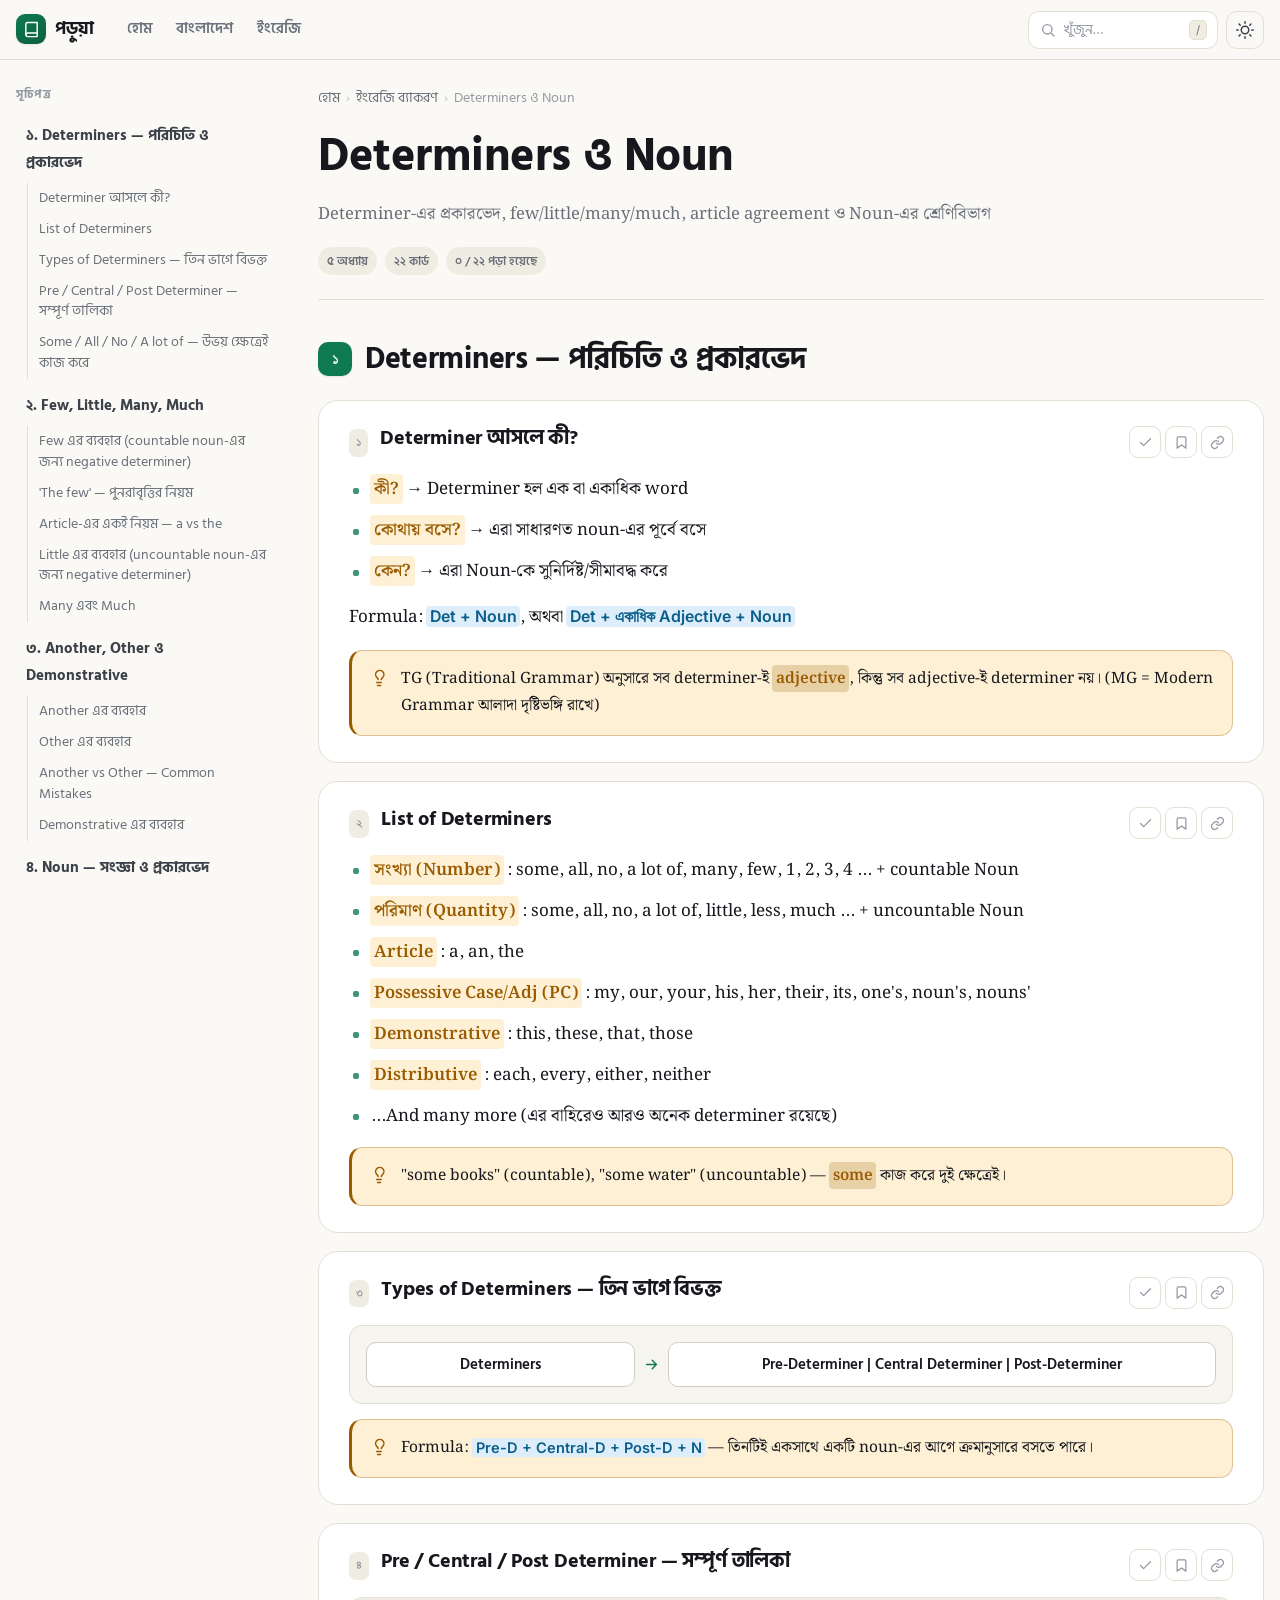
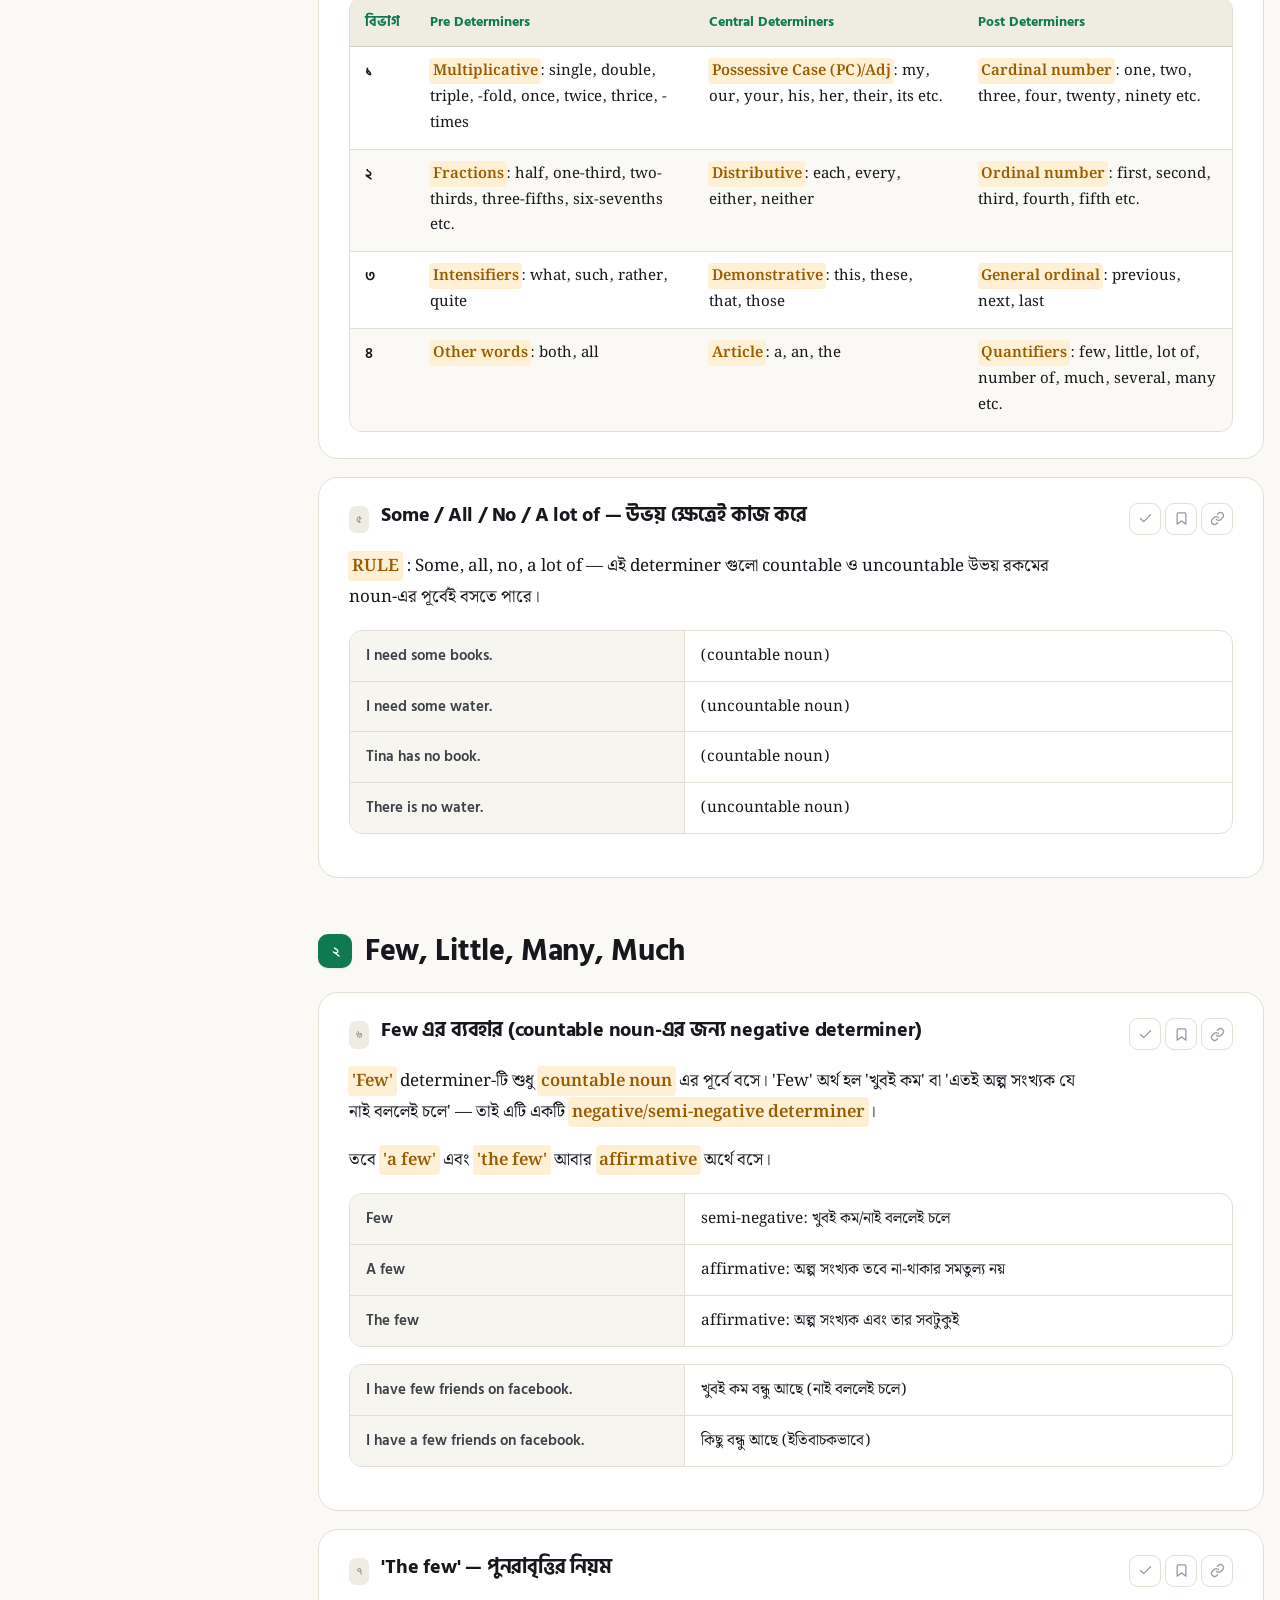
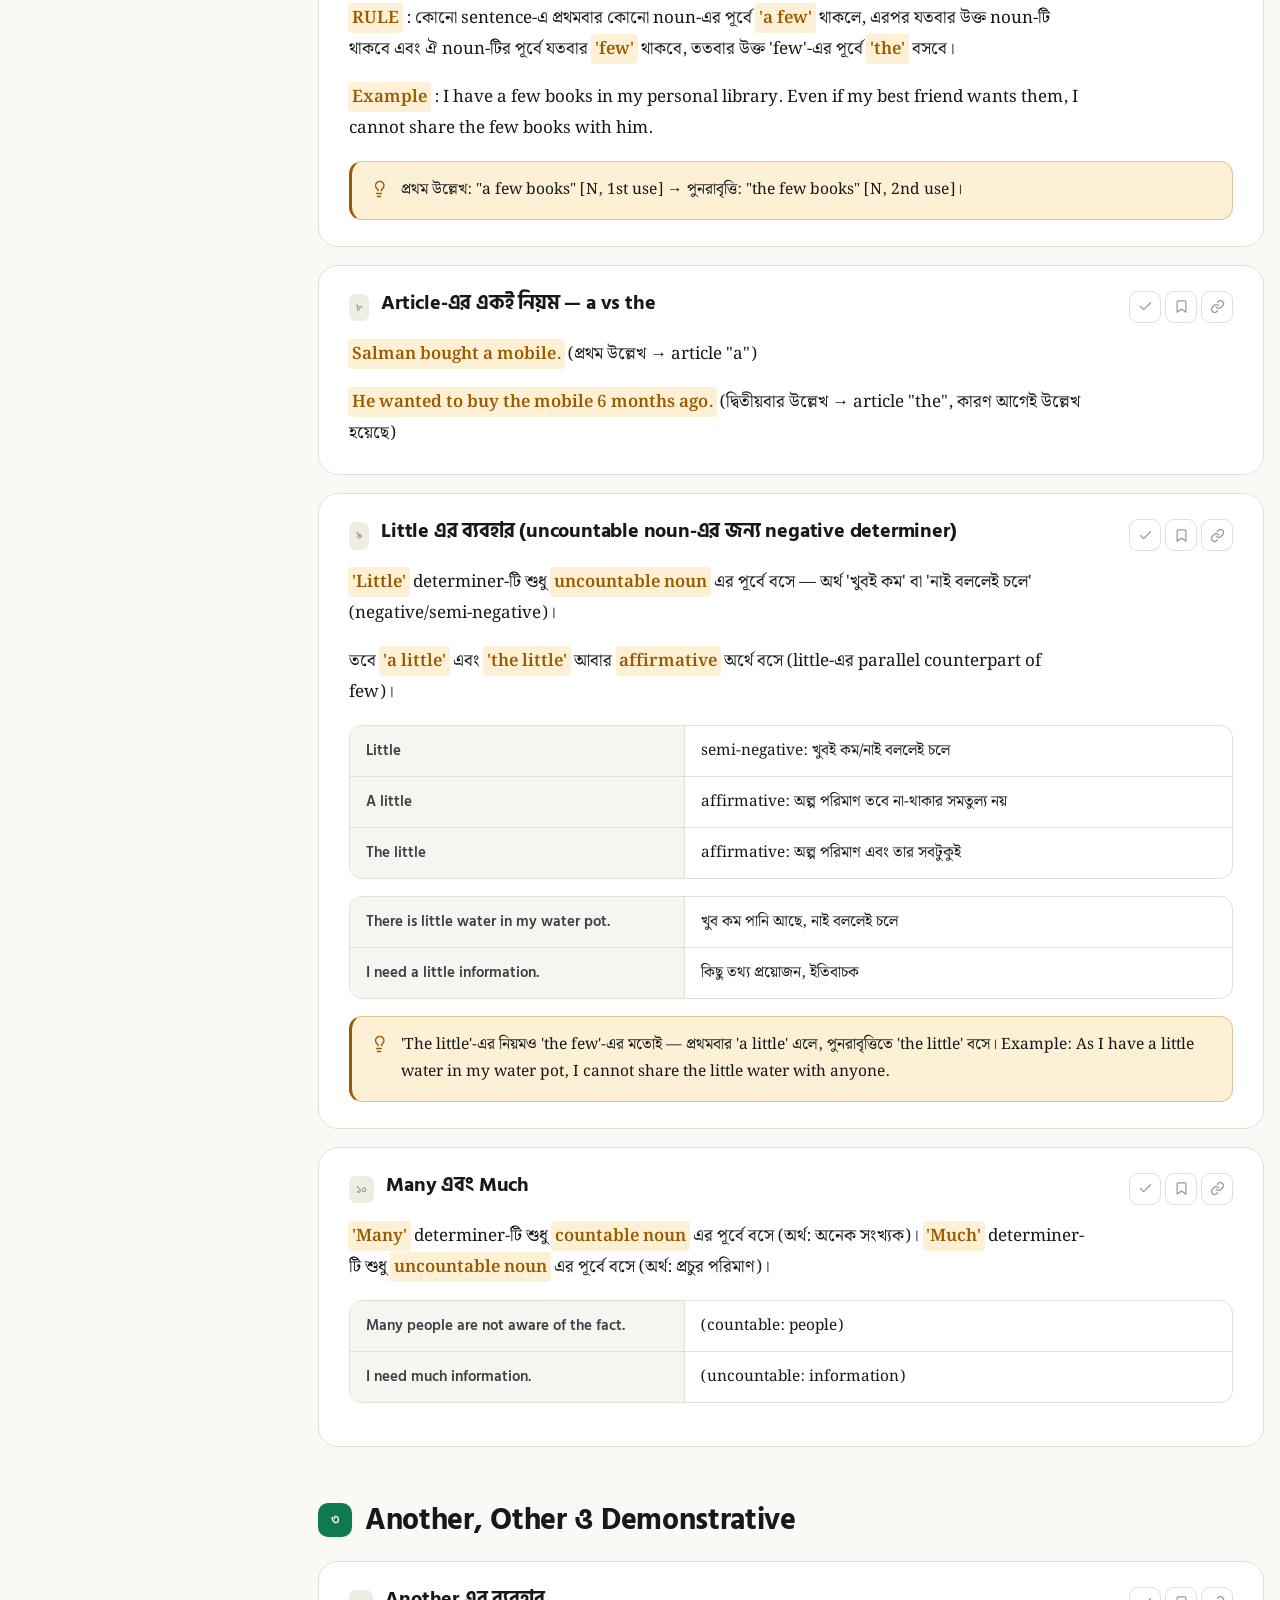
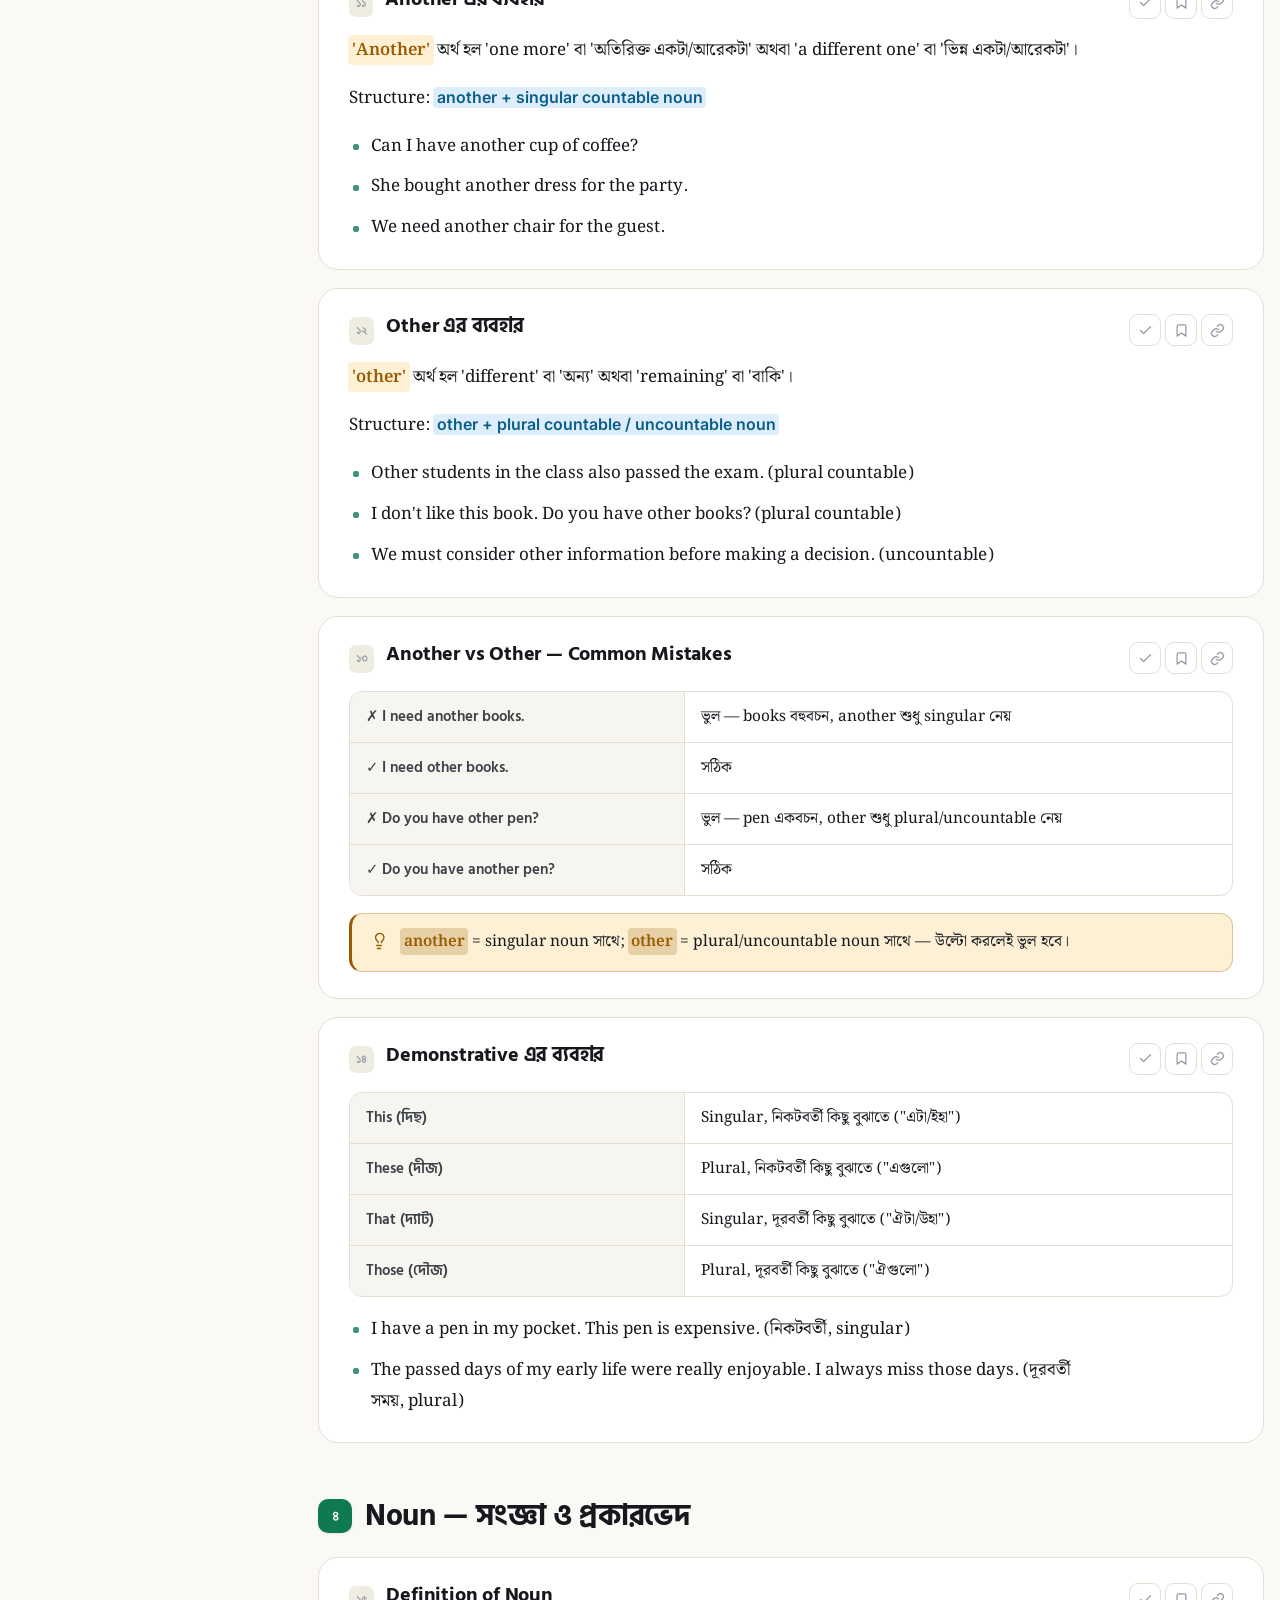
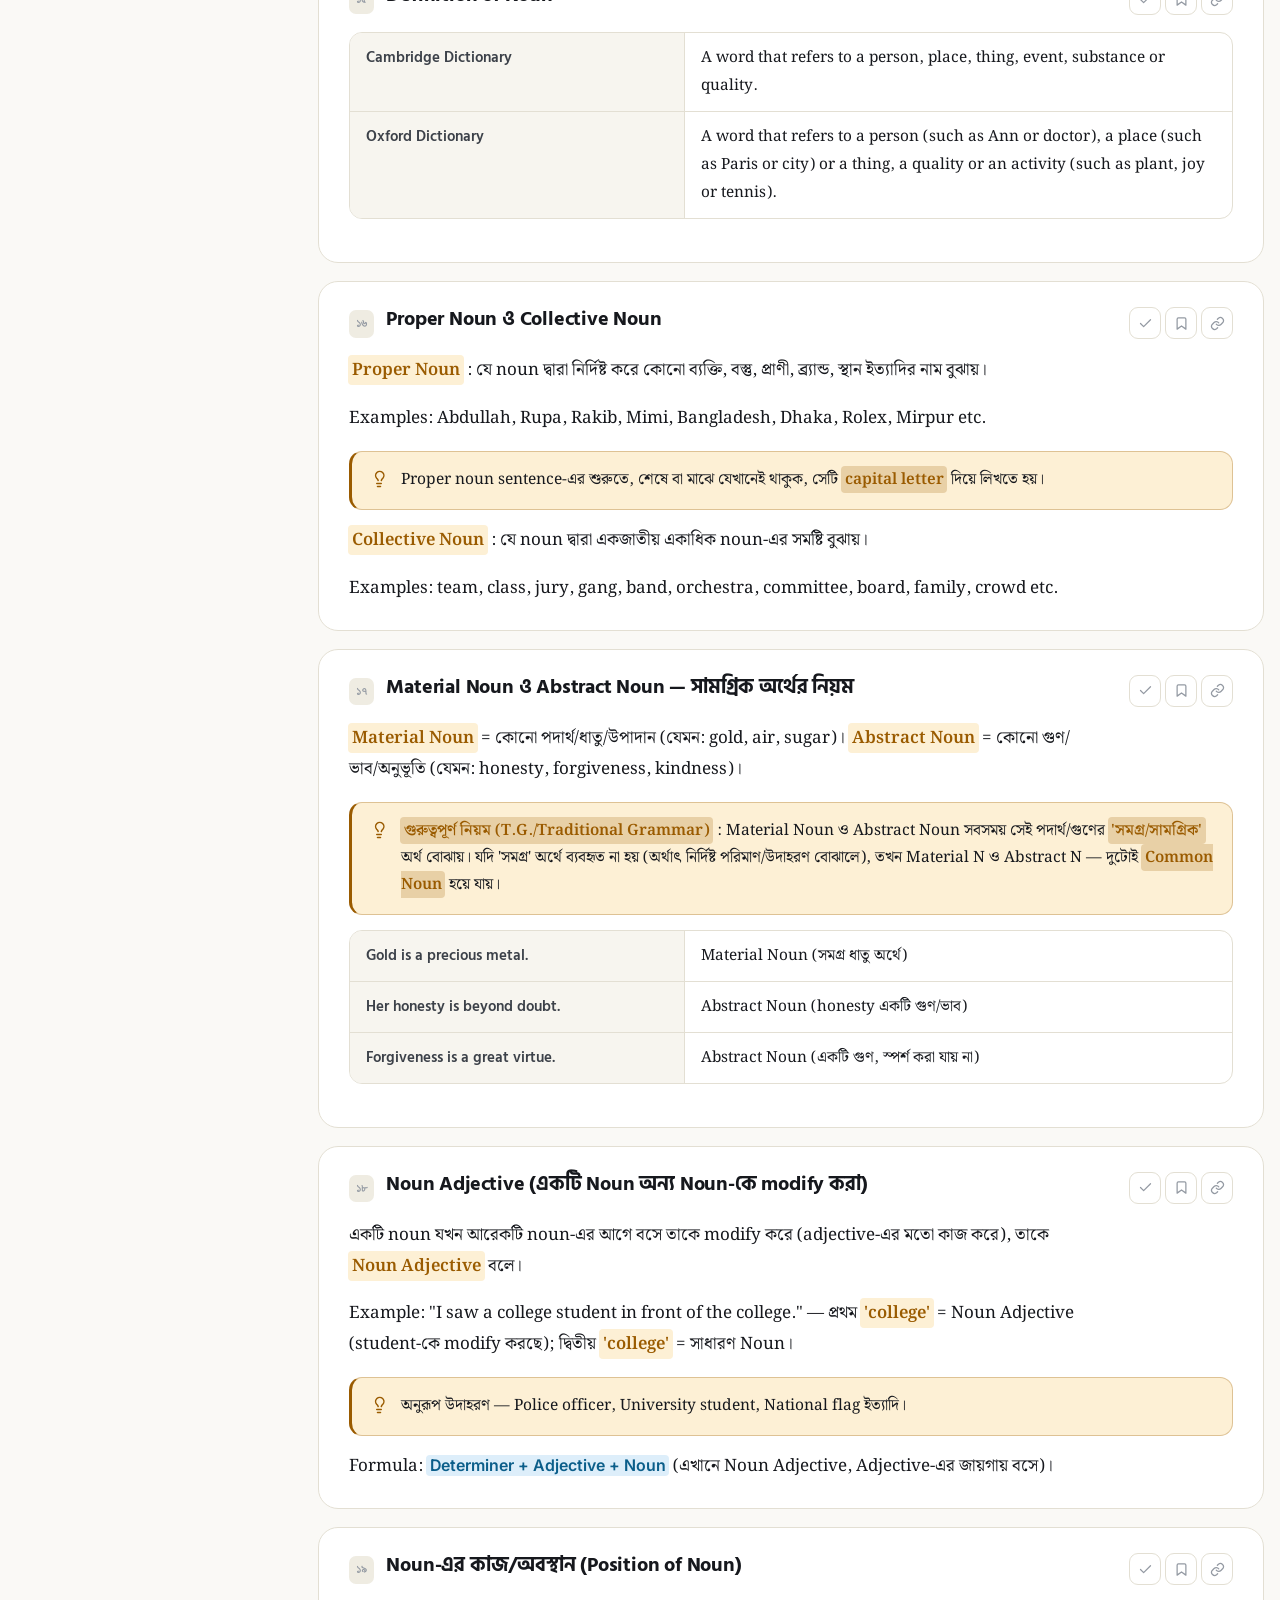
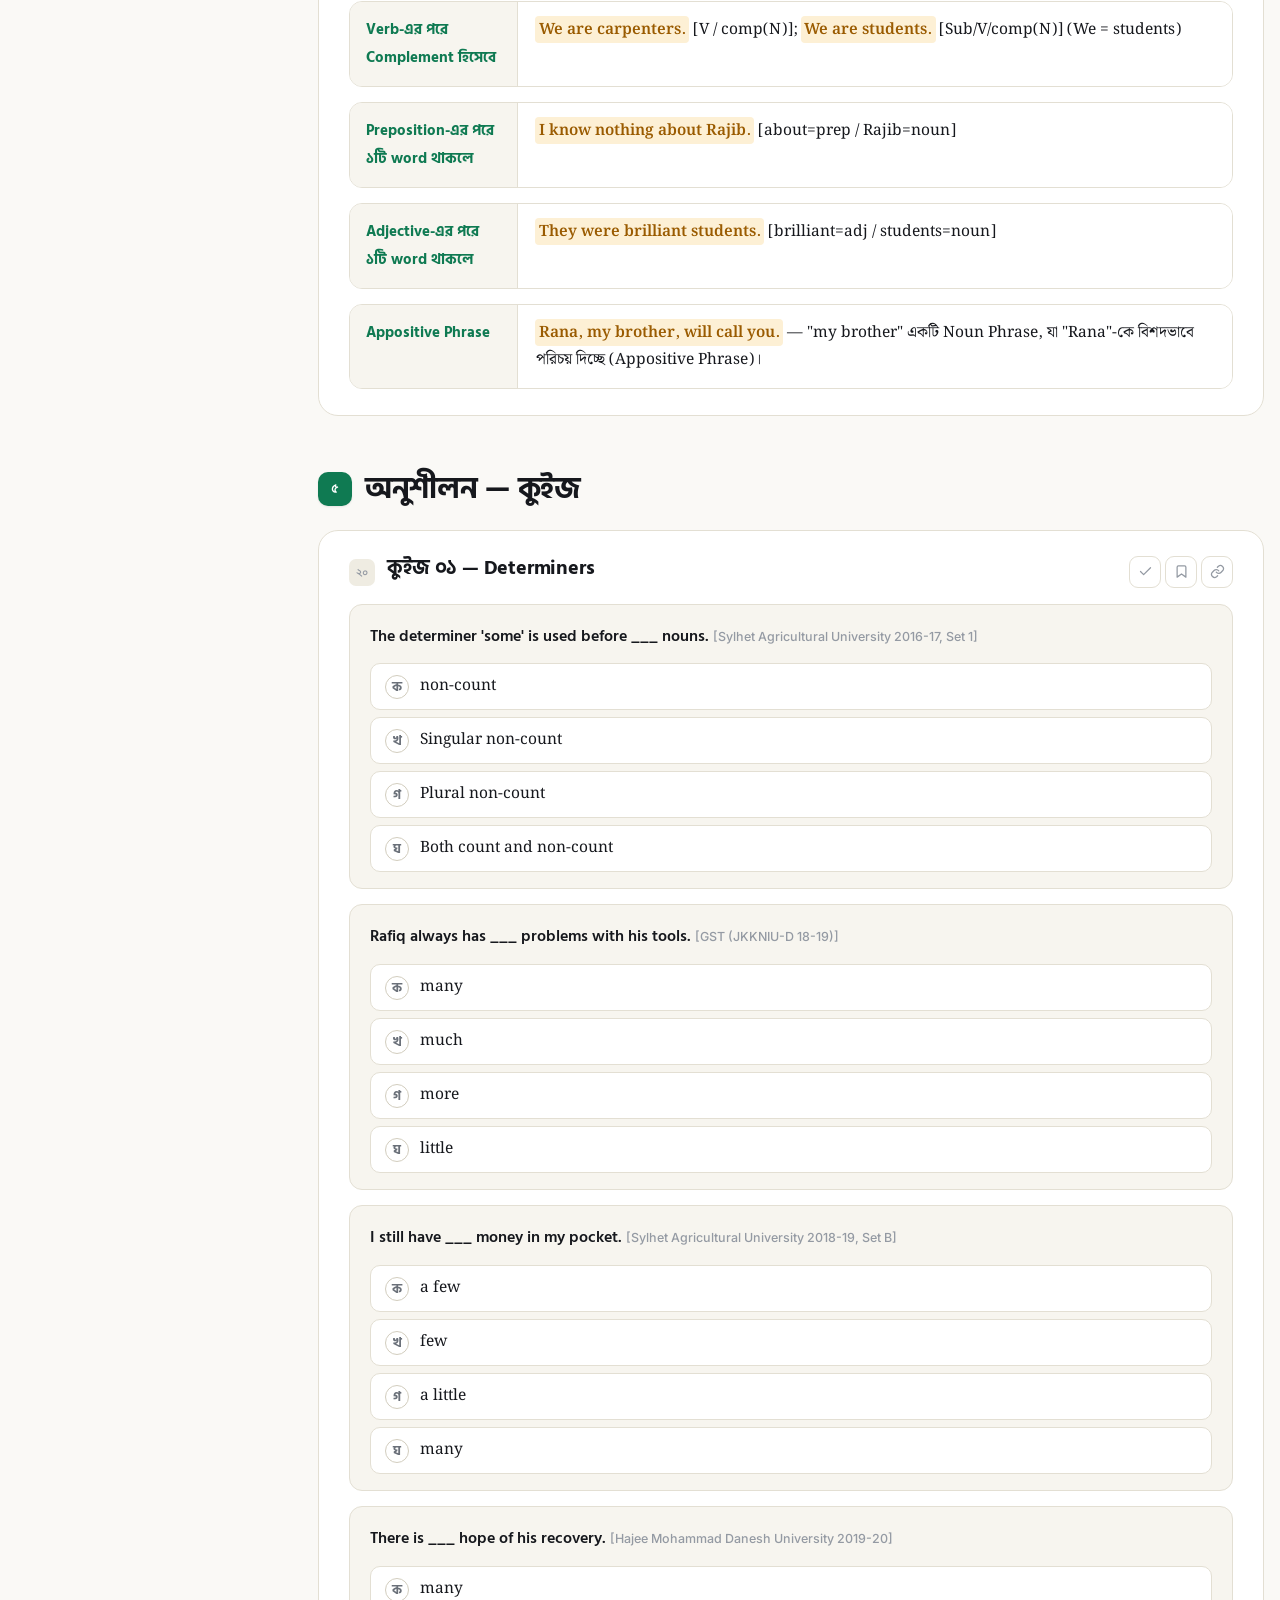
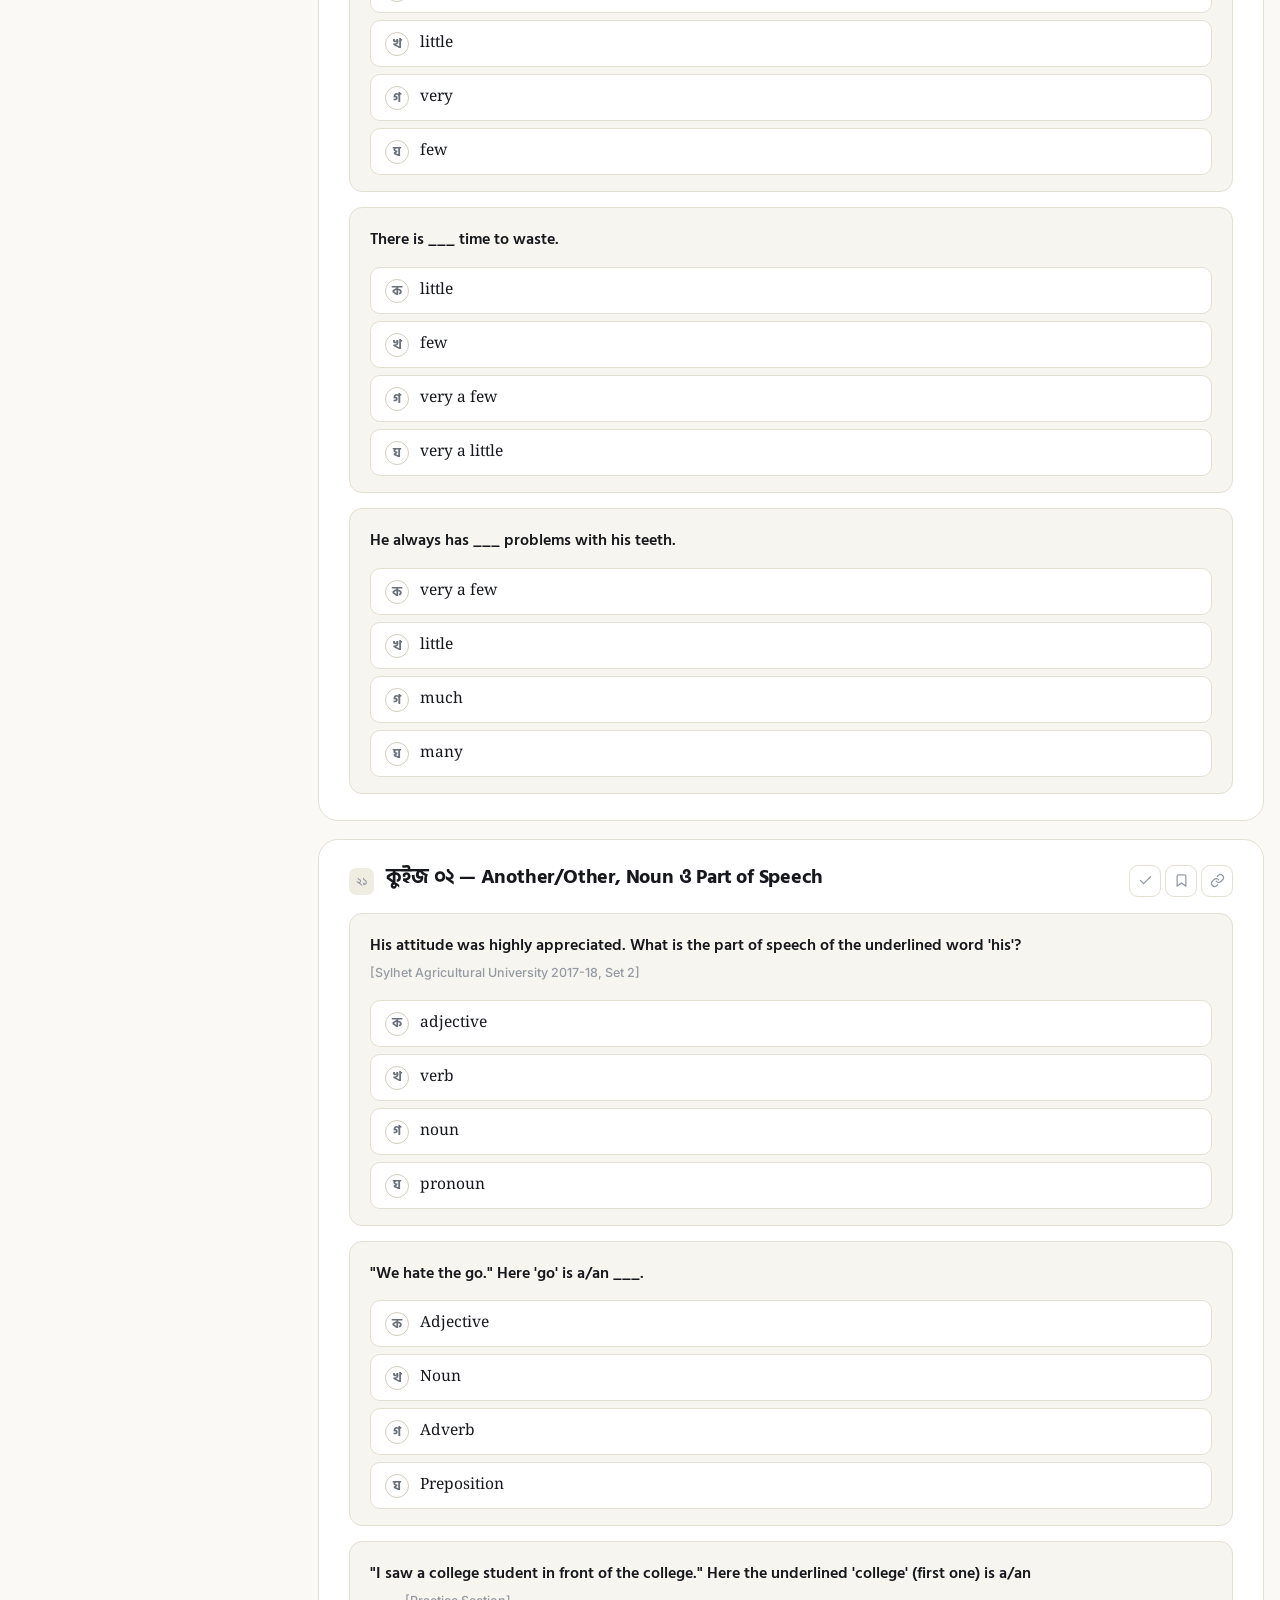
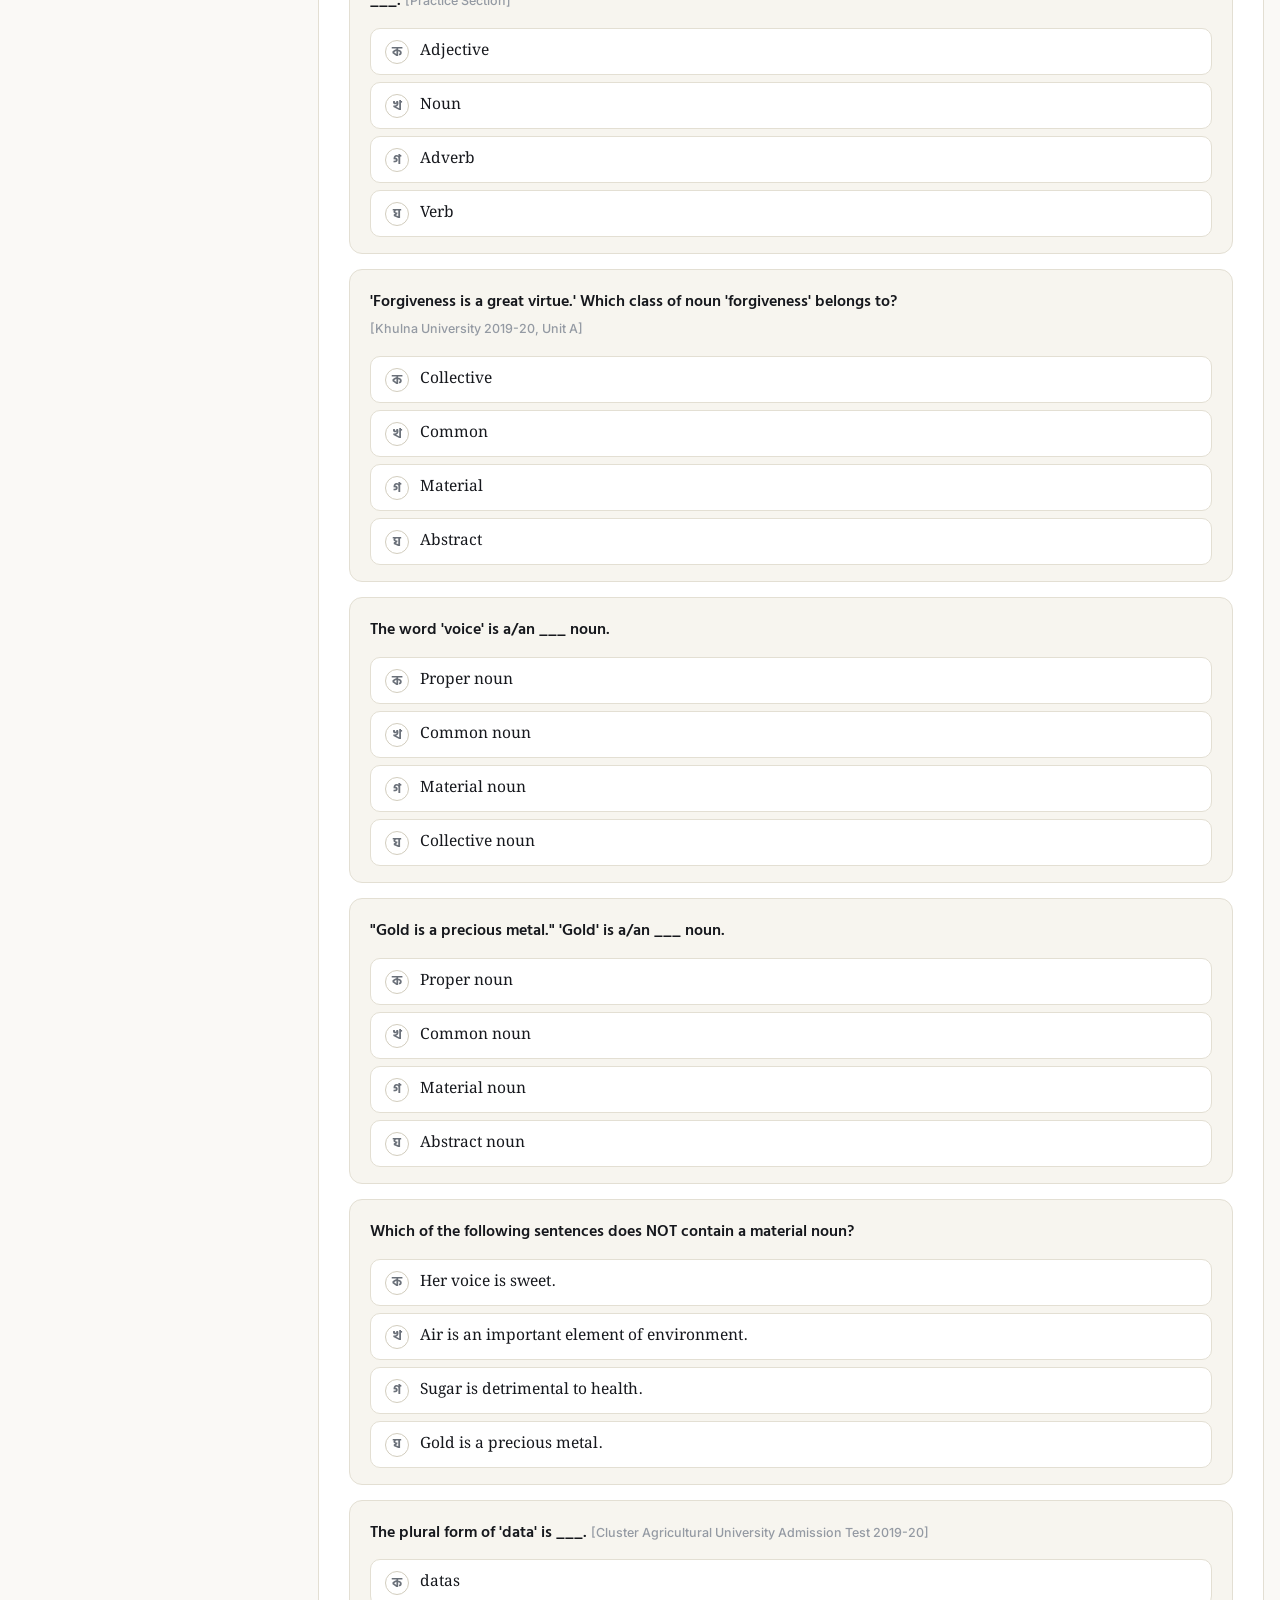
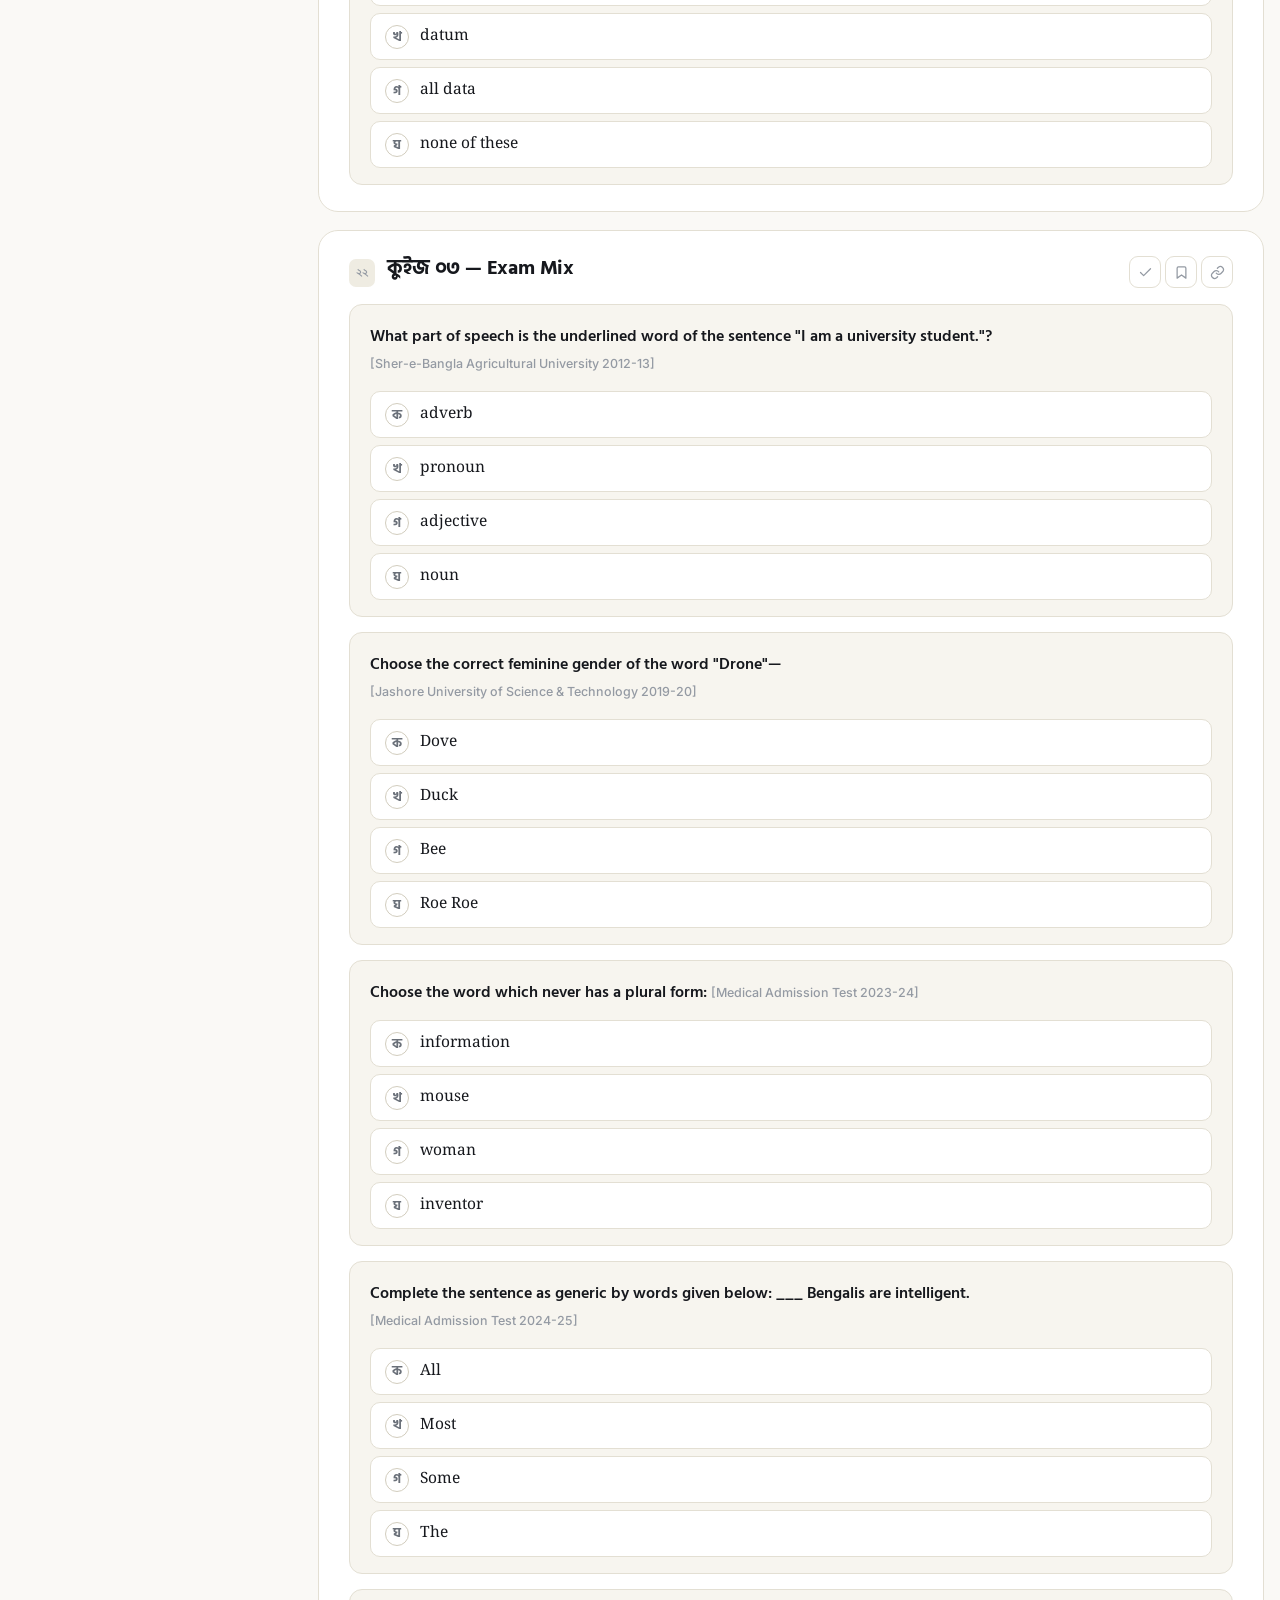
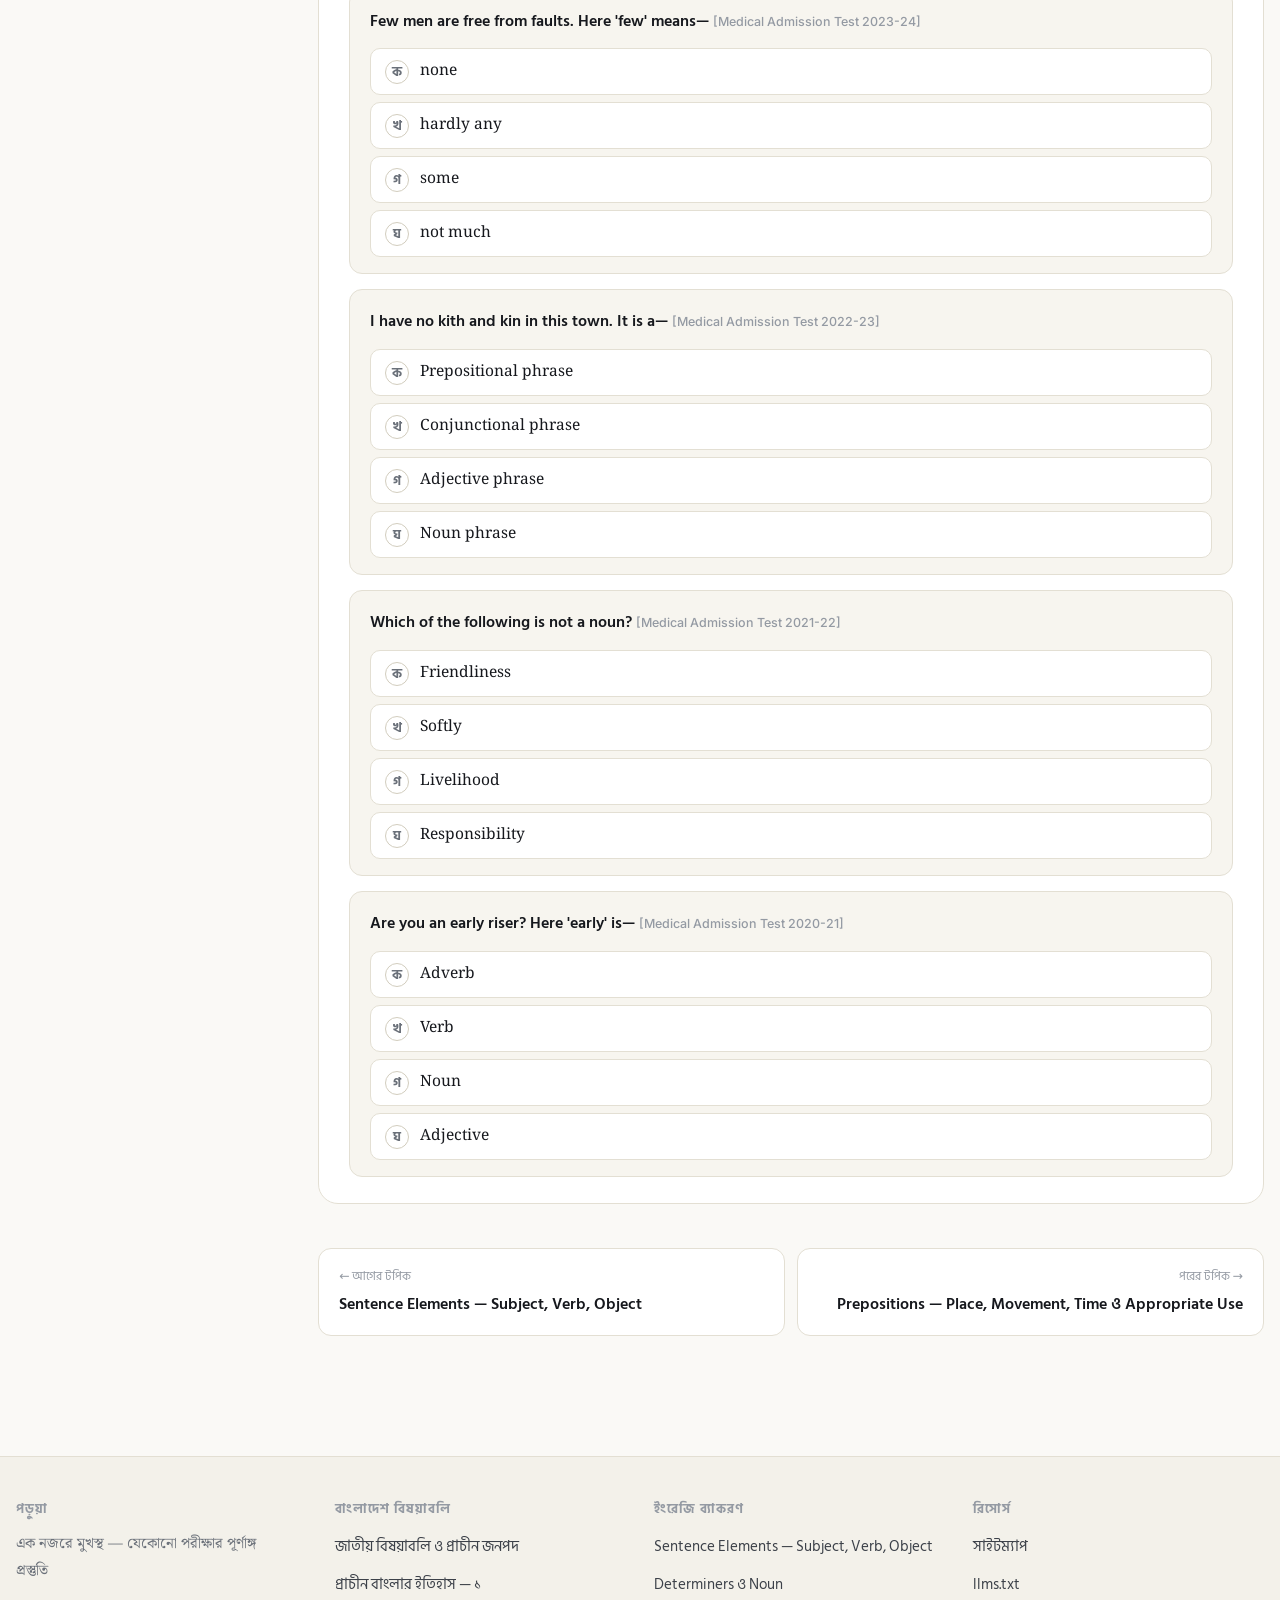
<file: english/eng-determiners-nouns/index.html>
<!doctype html>
<html lang="bn" data-base="../../">
<head>
<meta charset="utf-8">
<meta name="viewport" content="width=device-width, initial-scale=1, viewport-fit=cover">
<title>Determiners ও Noun — ইংরেজি ব্যাকরণ | পড়ুয়া</title>
<meta name="description" content="Determiner কী, Pre/Central/Post Determiner, some/all/no/a lot of, few/a few/the few, little/a little/the little, many/much, another/other, demonstrative, এবং Noun-এর প্রকারভেদ (Proper, Common, Collective, Material, Abstract) ও তাদের অবস্থান — admission test ও BCS প্রশ্নসহ।">
<meta name="keywords" content="determiners, article, few little many much, another other, demonstrative, noun types, proper common collective material abstract noun, possessive case, English grammar">
<link rel="canonical" href="https://subrotoasg.github.io/poruya/english/eng-determiners-nouns/">
<meta name="robots" content="index, follow, max-snippet:-1, max-image-preview:large, max-video-preview:-1">
<meta name="theme-color" content="#faf9f6">
<meta name="color-scheme" content="light dark">
<meta property="og:type" content="article">
<meta property="og:site_name" content="পড়ুয়া">
<meta property="og:locale" content="bn_BD">
<meta property="og:title" content="Determiners ও Noun — ইংরেজি ব্যাকরণ | পড়ুয়া">
<meta property="og:description" content="Determiner কী, Pre/Central/Post Determiner, some/all/no/a lot of, few/a few/the few, little/a little/the little, many/much, another/other, demonstrative, এবং Noun-এর প্রকারভেদ (Proper, Common, Collective, Material, Abstract) ও তাদের অবস্থান — admission test ও BCS প্রশ্নসহ।">
<meta property="og:url" content="https://subrotoasg.github.io/poruya/english/eng-determiners-nouns/">
<meta name="twitter:card" content="summary_large_image">
<meta name="twitter:title" content="Determiners ও Noun — ইংরেজি ব্যাকরণ | পড়ুয়া">
<meta name="twitter:description" content="Determiner কী, Pre/Central/Post Determiner, some/all/no/a lot of, few/a few/the few, little/a little/the little, many/much, another/other, demonstrative, এবং Noun-এর প্রকারভেদ (Proper, Common, Collective, Material, Abstract) ও তাদের অবস্থান — admission test ও BCS প্রশ্নসহ।">
<link rel="icon" href="../../assets/favicon.svg" type="image/svg+xml">
<link rel="manifest" href="../../manifest.webmanifest">
<link rel="alternate" type="text/markdown" href="https://subrotoasg.github.io/poruya/english/eng-determiners-nouns/index.md">
<link rel="preconnect" href="https://fonts.googleapis.com">
<link rel="preconnect" href="https://fonts.gstatic.com" crossorigin>
<link rel="stylesheet" href="https://fonts.googleapis.com/css2?family=Hind+Siliguri:wght@400;500;600;700&family=Noto+Serif+Bengali:wght@400;500;600;700&family=Inter:wght@400;500;600;700&display=swap">
<link rel="stylesheet" href="../../assets/css/style.css">
<script>try{var t=localStorage.getItem('theme');if(t==='dark'||t==='light')document.documentElement.setAttribute('data-theme',t)}catch(e){}</script>
<script type="application/ld+json">{"@context":"https://schema.org","@type":"Article","headline":"Determiners ও Noun","description":"Determiner কী, Pre/Central/Post Determiner, some/all/no/a lot of, few/a few/the few, little/a little/the little, many/much, another/other, demonstrative, এবং Noun-এর প্রকারভেদ (Proper, Common, Collective, Material, Abstract) ও তাদের অবস্থান — admission test ও BCS প্রশ্নসহ।","inLanguage":"bn","mainEntityOfPage":"https://subrotoasg.github.io/poruya/english/eng-determiners-nouns/","articleSection":"ইংরেজি ব্যাকরণ","keywords":"determiners, article, few little many much, another other, demonstrative, noun types, proper common collective material abstract noun, possessive case, English grammar","isPartOf":{"@type":"CreativeWorkSeries","name":"ইংরেজি ব্যাকরণ","url":"https://subrotoasg.github.io/poruya/english/"}}</script>
<script type="application/ld+json">{"@context":"https://schema.org","@type":"BreadcrumbList","itemListElement":[{"@type":"ListItem","position":1,"name":"হোম","item":"https://subrotoasg.github.io/poruya/"},{"@type":"ListItem","position":2,"name":"ইংরেজি ব্যাকরণ","item":"https://subrotoasg.github.io/poruya/english/"},{"@type":"ListItem","position":3,"name":"Determiners ও Noun","item":"https://subrotoasg.github.io/poruya/english/eng-determiners-nouns/"}]}</script>
<script type="application/ld+json">{"@context":"https://schema.org","@type":"LearningResource","name":"Determiners ও Noun","learningResourceType":"নোট","educationalLevel":"পরীক্ষা প্রস্তুতি","inLanguage":"bn","url":"https://subrotoasg.github.io/poruya/english/eng-determiners-nouns/","teaches":"Determiners — পরিচিতি ও প্রকারভেদ, Few, Little, Many, Much, Another, Other ও Demonstrative, Noun — সংজ্ঞা ও প্রকারভেদ, অনুশীলন — কুইজ"}</script>
</head>
<body class="" data-topic="eng-determiners-nouns">
<a class="skip-link" href="#main">মূল কন্টেন্টে যান</a>

<header class="site-header">
  <div class="wrap">
    <a class="brand" href="../../">
      <span class="brand-mark"><svg viewBox="0 0 24 24" fill="none" stroke="currentColor" stroke-width="2" stroke-linecap="round" stroke-linejoin="round" aria-hidden="true"><path d="M4 19.5A2.5 2.5 0 0 1 6.5 17H20"/><path d="M6.5 2H20v20H6.5A2.5 2.5 0 0 1 4 19.5v-15A2.5 2.5 0 0 1 6.5 2Z"/></svg></span>
      পড়ুয়া
    </a>
    <nav class="header-nav" aria-label="প্রধান মেনু">
      <a href="../../">হোম</a>
      <a href="../../bangladesh-affairs/">বাংলাদেশ</a>
      <a href="../../english/">ইংরেজি</a>
    </nav>
    <div class="header-tools">
      <button class="search-trigger" data-search-open type="button" aria-label="খুঁজুন">
        <svg viewBox="0 0 24 24" fill="none" stroke="currentColor" stroke-width="2" stroke-linecap="round" stroke-linejoin="round" aria-hidden="true"><circle cx="11" cy="11" r="7"/><path d="m21 21-4.3-4.3"/></svg><span>খুঁজুন…</span><kbd>/</kbd>
      </button>
      <button class="icon-btn" data-theme-btn type="button" aria-label="থিম পরিবর্তন"><svg viewBox="0 0 24 24" fill="none" stroke="currentColor" stroke-width="2" stroke-linecap="round" stroke-linejoin="round" aria-hidden="true"><path d="M12 17a5 5 0 1 0 0-10 5 5 0 0 0 0 10Z"/><path d="M12 1v2M12 21v2M4.2 4.2l1.4 1.4M18.4 18.4l1.4 1.4M1 12h2M21 12h2M4.2 19.8l1.4-1.4M18.4 5.6l1.4-1.4"/></svg></button>
    </div>
  </div>
  <div class="progress-rail" aria-hidden="true"><i></i></div>
</header>

<main id="main">
<div class="wrap">
  <div class="topic-layout">
    <nav class="toc" aria-label="এই পাতার সূচি">
  <h4>সূচিপত্র</h4>
  <ol>
    <li class="toc-sec">
      <a href="#determiners-basics">১. Determiners — পরিচিতি ও প্রকারভেদ</a>
      <ol><li><a href="#what-is-determiner">Determiner আসলে কী?</a></li><li><a href="#list-of-determiners">List of Determiners</a></li><li><a href="#types-diagram">Types of Determiners — তিন ভাগে বিভক্ত</a></li><li><a href="#types-table">Pre / Central / Post Determiner — সম্পূর্ণ তালিকা</a></li><li><a href="#some-all-no">Some / All / No / A lot of — উভয় ক্ষেত্রেই কাজ করে</a></li></ol>
    </li>
    <li class="toc-sec">
      <a href="#few-little-many-much">২. Few, Little, Many, Much</a>
      <ol><li><a href="#few-usage">Few এর ব্যবহার (countable noun-এর জন্য negative determiner)</a></li><li><a href="#the-few-rule">'The few' — পুনরাবৃত্তির নিয়ম</a></li><li><a href="#article-repeat">Article-এর একই নিয়ম — a vs the</a></li><li><a href="#little-usage">Little এর ব্যবহার (uncountable noun-এর জন্য negative determiner)</a></li><li><a href="#many-much">Many এবং Much</a></li></ol>
    </li>
    <li class="toc-sec">
      <a href="#another-other-demonstrative">৩. Another, Other ও Demonstrative</a>
      <ol><li><a href="#another">Another এর ব্যবহার</a></li><li><a href="#other">Other এর ব্যবহার</a></li><li><a href="#another-vs-other-mistakes">Another vs Other — Common Mistakes</a></li><li><a href="#demonstrative">Demonstrative এর ব্যবহার</a></li></ol>
    </li>
    <li class="toc-sec">
      <a href="#noun-types">৪. Noun — সংজ্ঞা ও প্রকারভেদ</a>
      <ol><li><a href="#noun-def">Definition of Noun</a></li><li><a href="#proper-collective">Proper Noun ও Collective Noun</a></li><li><a href="#material-abstract">Material Noun ও Abstract Noun — সামগ্রিক অর্থের নিয়ম</a></li><li><a href="#noun-adjective">Noun Adjective (একটি Noun অন্য Noun-কে modify করা)</a></li><li><a href="#noun-position">Noun-এর কাজ/অবস্থান (Position of Noun)</a></li></ol>
    </li>
    <li class="toc-sec">
      <a href="#quiz">৫. অনুশীলন — কুইজ</a>
      <ol><li><a href="#quiz-det-1">কুইজ ০১ — Determiners</a></li><li><a href="#quiz-det-2">কুইজ ০২ — Another/Other, Noun ও Part of Speech</a></li><li><a href="#quiz-det-3">কুইজ ০৩ — Exam Mix</a></li></ol>
    </li>
  </ol>
</nav>
    <div>
      <header class="topic-head">
        <nav class="breadcrumb" aria-label="ব্রেডক্রাম্ব">
          <a href="../../">হোম</a><span aria-hidden="true">›</span>
          <a href="../">ইংরেজি ব্যাকরণ</a><span aria-hidden="true">›</span>
          <span>Determiners ও Noun</span>
        </nav>
        <h1>Determiners ও Noun</h1>
        <p class="sub">Determiner-এর প্রকারভেদ, few/little/many/much, article agreement ও Noun-এর শ্রেণিবিভাগ</p>
        <div class="topic-meta">
          <span class="chip">৫ অধ্যায়</span>
          <span class="chip">২২ কার্ড</span>
          <span class="chip" data-read-count>০ / ২২ পড়া হয়েছে</span>
        </div>
      </header>
      <section class="sec" id="determiners-basics">
  <div class="sec-head">
    <span class="sec-num">১</span>
    <h2>Determiners — পরিচিতি ও প্রকারভেদ</h2>
  </div>
  <article class="card" id="what-is-determiner">
    <div class="card-head">
      <span class="card-num">১</span>
      <h3>Determiner আসলে কী?</h3>
      <div class="card-actions">
        <button class="mini-btn rd" type="button" aria-pressed="false" aria-label="পড়া হয়েছে চিহ্নিত করুন" title="পড়া হয়েছে"><svg viewBox="0 0 24 24" fill="none" stroke="currentColor" stroke-width="2" stroke-linecap="round" stroke-linejoin="round" aria-hidden="true"><path d="M20 6 9 17l-5-5"/></svg></button>
        <button class="mini-btn bm" type="button" aria-pressed="false" aria-label="বুকমার্ক" title="বুকমার্ক"><svg viewBox="0 0 24 24" fill="none" stroke="currentColor" stroke-width="2" stroke-linecap="round" stroke-linejoin="round" aria-hidden="true"><path d="m19 21-7-5-7 5V5a2 2 0 0 1 2-2h10a2 2 0 0 1 2 2z"/></svg></button>
        <button class="mini-btn cp" type="button" aria-label="লিংক কপি" title="লিংক কপি"><svg viewBox="0 0 24 24" fill="none" stroke="currentColor" stroke-width="2" stroke-linecap="round" stroke-linejoin="round" aria-hidden="true"><path d="M10 13a5 5 0 0 0 7.5.5l3-3a5 5 0 0 0-7-7l-1.7 1.7"/><path d="M14 11a5 5 0 0 0-7.5-.5l-3 3a5 5 0 0 0 7 7l1.7-1.7"/></svg></button>
      </div>
    </div>
    <div class="card-body">
      <ul><li><mark class="hl hl-gold">কী?</mark> → Determiner হল এক বা একাধিক word</li><li><mark class="hl hl-gold">কোথায় বসে?</mark> → এরা সাধারণত noun-এর পূর্বে বসে</li><li><mark class="hl hl-gold">কেন?</mark> → এরা Noun-কে সুনির্দিষ্ট/সীমাবদ্ধ করে</li></ul>
      <p>Formula: <span class="hl hl-cyan">Det + Noun</span>, অথবা <span class="hl hl-cyan">Det + একাধিক Adjective + Noun</span></p>
      <div class="tip"><span class="tip-icon"><svg viewBox="0 0 24 24" fill="none" stroke="currentColor" stroke-width="2" stroke-linecap="round" stroke-linejoin="round" aria-hidden="true"><path d="M9 18h6M10 22h4"/><path d="M15.1 14c.3-1.3 1-2 2-3a5.5 5.5 0 1 0-8.2 0c1 1 1.7 1.7 2 3"/></svg></span><div class="tip-body">TG (Traditional Grammar) অনুসারে সব determiner-ই <mark class="hl hl-gold">adjective</mark>, কিন্তু সব adjective-ই determiner নয়। (MG = Modern Grammar আলাদা দৃষ্টিভঙ্গি রাখে)</div></div>
    </div>
  </article>
  <article class="card" id="list-of-determiners">
    <div class="card-head">
      <span class="card-num">২</span>
      <h3>List of Determiners</h3>
      <div class="card-actions">
        <button class="mini-btn rd" type="button" aria-pressed="false" aria-label="পড়া হয়েছে চিহ্নিত করুন" title="পড়া হয়েছে"><svg viewBox="0 0 24 24" fill="none" stroke="currentColor" stroke-width="2" stroke-linecap="round" stroke-linejoin="round" aria-hidden="true"><path d="M20 6 9 17l-5-5"/></svg></button>
        <button class="mini-btn bm" type="button" aria-pressed="false" aria-label="বুকমার্ক" title="বুকমার্ক"><svg viewBox="0 0 24 24" fill="none" stroke="currentColor" stroke-width="2" stroke-linecap="round" stroke-linejoin="round" aria-hidden="true"><path d="m19 21-7-5-7 5V5a2 2 0 0 1 2-2h10a2 2 0 0 1 2 2z"/></svg></button>
        <button class="mini-btn cp" type="button" aria-label="লিংক কপি" title="লিংক কপি"><svg viewBox="0 0 24 24" fill="none" stroke="currentColor" stroke-width="2" stroke-linecap="round" stroke-linejoin="round" aria-hidden="true"><path d="M10 13a5 5 0 0 0 7.5.5l3-3a5 5 0 0 0-7-7l-1.7 1.7"/><path d="M14 11a5 5 0 0 0-7.5-.5l-3 3a5 5 0 0 0 7 7l1.7-1.7"/></svg></button>
      </div>
    </div>
    <div class="card-body">
      <ul><li><mark class="hl hl-gold">সংখ্যা (Number)</mark> : some, all, no, a lot of, many, few, 1, 2, 3, 4 ... + countable Noun</li><li><mark class="hl hl-gold">পরিমাণ (Quantity)</mark> : some, all, no, a lot of, little, less, much ... + uncountable Noun</li><li><mark class="hl hl-gold">Article</mark> : a, an, the</li><li><mark class="hl hl-gold">Possessive Case/Adj (PC)</mark> : my, our, your, his, her, their, its, one's, noun's, nouns'</li><li><mark class="hl hl-gold">Demonstrative</mark> : this, these, that, those</li><li><mark class="hl hl-gold">Distributive</mark> : each, every, either, neither</li><li>...And many more (এর বাহিরেও আরও অনেক determiner রয়েছে)</li></ul>
      <div class="tip"><span class="tip-icon"><svg viewBox="0 0 24 24" fill="none" stroke="currentColor" stroke-width="2" stroke-linecap="round" stroke-linejoin="round" aria-hidden="true"><path d="M9 18h6M10 22h4"/><path d="M15.1 14c.3-1.3 1-2 2-3a5.5 5.5 0 1 0-8.2 0c1 1 1.7 1.7 2 3"/></svg></span><div class="tip-body">&quot;some books&quot; (countable), &quot;some water&quot; (uncountable) — <mark class="hl hl-gold">some</mark> কাজ করে দুই ক্ষেত্রেই।</div></div>
    </div>
  </article>
  <article class="card" id="types-diagram">
    <div class="card-head">
      <span class="card-num">৩</span>
      <h3>Types of Determiners — তিন ভাগে বিভক্ত</h3>
      <div class="card-actions">
        <button class="mini-btn rd" type="button" aria-pressed="false" aria-label="পড়া হয়েছে চিহ্নিত করুন" title="পড়া হয়েছে"><svg viewBox="0 0 24 24" fill="none" stroke="currentColor" stroke-width="2" stroke-linecap="round" stroke-linejoin="round" aria-hidden="true"><path d="M20 6 9 17l-5-5"/></svg></button>
        <button class="mini-btn bm" type="button" aria-pressed="false" aria-label="বুকমার্ক" title="বুকমার্ক"><svg viewBox="0 0 24 24" fill="none" stroke="currentColor" stroke-width="2" stroke-linecap="round" stroke-linejoin="round" aria-hidden="true"><path d="m19 21-7-5-7 5V5a2 2 0 0 1 2-2h10a2 2 0 0 1 2 2z"/></svg></button>
        <button class="mini-btn cp" type="button" aria-label="লিংক কপি" title="লিংক কপি"><svg viewBox="0 0 24 24" fill="none" stroke="currentColor" stroke-width="2" stroke-linecap="round" stroke-linejoin="round" aria-hidden="true"><path d="M10 13a5 5 0 0 0 7.5.5l3-3a5 5 0 0 0-7-7l-1.7 1.7"/><path d="M14 11a5 5 0 0 0-7.5-.5l-3 3a5 5 0 0 0 7 7l1.7-1.7"/></svg></button>
      </div>
    </div>
    <div class="card-body">
      <div class="flow"><span class="flow-step">Determiners</span><span class="flow-arrow"><svg viewBox="0 0 24 24" fill="none" stroke="currentColor" stroke-width="2" stroke-linecap="round" stroke-linejoin="round" aria-hidden="true"><path d="M5 12h14M13 6l6 6-6 6"/></svg></span><span class="flow-step">Pre-Determiner | Central Determiner | Post-Determiner</span></div>
      <div class="tip"><span class="tip-icon"><svg viewBox="0 0 24 24" fill="none" stroke="currentColor" stroke-width="2" stroke-linecap="round" stroke-linejoin="round" aria-hidden="true"><path d="M9 18h6M10 22h4"/><path d="M15.1 14c.3-1.3 1-2 2-3a5.5 5.5 0 1 0-8.2 0c1 1 1.7 1.7 2 3"/></svg></span><div class="tip-body">Formula: <span class="hl hl-cyan">Pre-D + Central-D + Post-D + N</span> — তিনটিই একসাথে একটি noun-এর আগে ক্রমানুসারে বসতে পারে।</div></div>
    </div>
  </article>
  <article class="card" id="types-table">
    <div class="card-head">
      <span class="card-num">৪</span>
      <h3>Pre / Central / Post Determiner — সম্পূর্ণ তালিকা</h3>
      <div class="card-actions">
        <button class="mini-btn rd" type="button" aria-pressed="false" aria-label="পড়া হয়েছে চিহ্নিত করুন" title="পড়া হয়েছে"><svg viewBox="0 0 24 24" fill="none" stroke="currentColor" stroke-width="2" stroke-linecap="round" stroke-linejoin="round" aria-hidden="true"><path d="M20 6 9 17l-5-5"/></svg></button>
        <button class="mini-btn bm" type="button" aria-pressed="false" aria-label="বুকমার্ক" title="বুকমার্ক"><svg viewBox="0 0 24 24" fill="none" stroke="currentColor" stroke-width="2" stroke-linecap="round" stroke-linejoin="round" aria-hidden="true"><path d="m19 21-7-5-7 5V5a2 2 0 0 1 2-2h10a2 2 0 0 1 2 2z"/></svg></button>
        <button class="mini-btn cp" type="button" aria-label="লিংক কপি" title="লিংক কপি"><svg viewBox="0 0 24 24" fill="none" stroke="currentColor" stroke-width="2" stroke-linecap="round" stroke-linejoin="round" aria-hidden="true"><path d="M10 13a5 5 0 0 0 7.5.5l3-3a5 5 0 0 0-7-7l-1.7 1.7"/><path d="M14 11a5 5 0 0 0-7.5-.5l-3 3a5 5 0 0 0 7 7l1.7-1.7"/></svg></button>
      </div>
    </div>
    <div class="card-body">
      <div class="table-wrap">
        <table>
          <thead><tr><th>বিভাগ</th><th>Pre Determiners</th><th>Central Determiners</th><th>Post Determiners</th></tr></thead>
          <tbody><tr><td data-label="বিভাগ">১</td><td data-label="Pre Determiners"><mark class="hl hl-gold">Multiplicative</mark>: single, double, triple, -fold, once, twice, thrice, -times</td><td data-label="Central Determiners"><mark class="hl hl-gold">Possessive Case (PC)/Adj</mark>: my, our, your, his, her, their, its etc.</td><td data-label="Post Determiners"><mark class="hl hl-gold">Cardinal number</mark>: one, two, three, four, twenty, ninety etc.</td></tr><tr><td data-label="বিভাগ">২</td><td data-label="Pre Determiners"><mark class="hl hl-gold">Fractions</mark>: half, one-third, two-thirds, three-fifths, six-sevenths etc.</td><td data-label="Central Determiners"><mark class="hl hl-gold">Distributive</mark>: each, every, either, neither</td><td data-label="Post Determiners"><mark class="hl hl-gold">Ordinal number</mark>: first, second, third, fourth, fifth etc.</td></tr><tr><td data-label="বিভাগ">৩</td><td data-label="Pre Determiners"><mark class="hl hl-gold">Intensifiers</mark>: what, such, rather, quite</td><td data-label="Central Determiners"><mark class="hl hl-gold">Demonstrative</mark>: this, these, that, those</td><td data-label="Post Determiners"><mark class="hl hl-gold">General ordinal</mark>: previous, next, last</td></tr><tr><td data-label="বিভাগ">৪</td><td data-label="Pre Determiners"><mark class="hl hl-gold">Other words</mark>: both, all</td><td data-label="Central Determiners"><mark class="hl hl-gold">Article</mark>: a, an, the</td><td data-label="Post Determiners"><mark class="hl hl-gold">Quantifiers</mark>: few, little, lot of, number of, much, several, many etc.</td></tr>
          </tbody>
        </table>
      </div>
    </div>
  </article>
  <article class="card" id="some-all-no">
    <div class="card-head">
      <span class="card-num">৫</span>
      <h3>Some / All / No / A lot of — উভয় ক্ষেত্রেই কাজ করে</h3>
      <div class="card-actions">
        <button class="mini-btn rd" type="button" aria-pressed="false" aria-label="পড়া হয়েছে চিহ্নিত করুন" title="পড়া হয়েছে"><svg viewBox="0 0 24 24" fill="none" stroke="currentColor" stroke-width="2" stroke-linecap="round" stroke-linejoin="round" aria-hidden="true"><path d="M20 6 9 17l-5-5"/></svg></button>
        <button class="mini-btn bm" type="button" aria-pressed="false" aria-label="বুকমার্ক" title="বুকমার্ক"><svg viewBox="0 0 24 24" fill="none" stroke="currentColor" stroke-width="2" stroke-linecap="round" stroke-linejoin="round" aria-hidden="true"><path d="m19 21-7-5-7 5V5a2 2 0 0 1 2-2h10a2 2 0 0 1 2 2z"/></svg></button>
        <button class="mini-btn cp" type="button" aria-label="লিংক কপি" title="লিংক কপি"><svg viewBox="0 0 24 24" fill="none" stroke="currentColor" stroke-width="2" stroke-linecap="round" stroke-linejoin="round" aria-hidden="true"><path d="M10 13a5 5 0 0 0 7.5.5l3-3a5 5 0 0 0-7-7l-1.7 1.7"/><path d="M14 11a5 5 0 0 0-7.5-.5l-3 3a5 5 0 0 0 7 7l1.7-1.7"/></svg></button>
      </div>
    </div>
    <div class="card-body">
      <p><mark class="hl hl-gold">RULE</mark> : Some, all, no, a lot of — এই determiner গুলো countable ও uncountable উভয় রকমের noun-এর পূর্বেই বসতে পারে।</p>
      <dl class="kv"><div class="kv-row"><dt>I need some books.</dt><dd>(countable noun)</dd></div><div class="kv-row"><dt>I need some water.</dt><dd>(uncountable noun)</dd></div><div class="kv-row"><dt>Tina has no book.</dt><dd>(countable noun)</dd></div><div class="kv-row"><dt>There is no water.</dt><dd>(uncountable noun)</dd></div></dl>
    </div>
  </article>
</section>
<section class="sec" id="few-little-many-much">
  <div class="sec-head">
    <span class="sec-num">২</span>
    <h2>Few, Little, Many, Much</h2>
  </div>
  <article class="card" id="few-usage">
    <div class="card-head">
      <span class="card-num">৬</span>
      <h3>Few এর ব্যবহার (countable noun-এর জন্য negative determiner)</h3>
      <div class="card-actions">
        <button class="mini-btn rd" type="button" aria-pressed="false" aria-label="পড়া হয়েছে চিহ্নিত করুন" title="পড়া হয়েছে"><svg viewBox="0 0 24 24" fill="none" stroke="currentColor" stroke-width="2" stroke-linecap="round" stroke-linejoin="round" aria-hidden="true"><path d="M20 6 9 17l-5-5"/></svg></button>
        <button class="mini-btn bm" type="button" aria-pressed="false" aria-label="বুকমার্ক" title="বুকমার্ক"><svg viewBox="0 0 24 24" fill="none" stroke="currentColor" stroke-width="2" stroke-linecap="round" stroke-linejoin="round" aria-hidden="true"><path d="m19 21-7-5-7 5V5a2 2 0 0 1 2-2h10a2 2 0 0 1 2 2z"/></svg></button>
        <button class="mini-btn cp" type="button" aria-label="লিংক কপি" title="লিংক কপি"><svg viewBox="0 0 24 24" fill="none" stroke="currentColor" stroke-width="2" stroke-linecap="round" stroke-linejoin="round" aria-hidden="true"><path d="M10 13a5 5 0 0 0 7.5.5l3-3a5 5 0 0 0-7-7l-1.7 1.7"/><path d="M14 11a5 5 0 0 0-7.5-.5l-3 3a5 5 0 0 0 7 7l1.7-1.7"/></svg></button>
      </div>
    </div>
    <div class="card-body">
      <p><mark class="hl hl-gold">'Few'</mark> determiner-টি শুধু <mark class="hl hl-gold">countable noun</mark> এর পূর্বে বসে। 'Few' অর্থ হল 'খুবই কম' বা 'এতই অল্প সংখ্যক যে নাই বললেই চলে' — তাই এটি একটি <mark class="hl hl-gold">negative/semi-negative determiner</mark>।</p>
      <p>তবে <mark class="hl hl-gold">'a few'</mark> এবং <mark class="hl hl-gold">'the few'</mark> আবার <mark class="hl hl-gold">affirmative</mark> অর্থে বসে।</p>
      <dl class="kv"><div class="kv-row"><dt>Few</dt><dd>semi-negative: খুবই কম/নাই বললেই চলে</dd></div><div class="kv-row"><dt>A few</dt><dd>affirmative: অল্প সংখ্যক তবে না-থাকার সমতুল্য নয়</dd></div><div class="kv-row"><dt>The few</dt><dd>affirmative: অল্প সংখ্যক এবং তার সবটুকুই</dd></div></dl>
      <dl class="kv"><div class="kv-row"><dt>I have few friends on facebook.</dt><dd>খুবই কম বন্ধু আছে (নাই বললেই চলে)</dd></div><div class="kv-row"><dt>I have a few friends on facebook.</dt><dd>কিছু বন্ধু আছে (ইতিবাচকভাবে)</dd></div></dl>
    </div>
  </article>
  <article class="card" id="the-few-rule">
    <div class="card-head">
      <span class="card-num">৭</span>
      <h3>'The few' — পুনরাবৃত্তির নিয়ম</h3>
      <div class="card-actions">
        <button class="mini-btn rd" type="button" aria-pressed="false" aria-label="পড়া হয়েছে চিহ্নিত করুন" title="পড়া হয়েছে"><svg viewBox="0 0 24 24" fill="none" stroke="currentColor" stroke-width="2" stroke-linecap="round" stroke-linejoin="round" aria-hidden="true"><path d="M20 6 9 17l-5-5"/></svg></button>
        <button class="mini-btn bm" type="button" aria-pressed="false" aria-label="বুকমার্ক" title="বুকমার্ক"><svg viewBox="0 0 24 24" fill="none" stroke="currentColor" stroke-width="2" stroke-linecap="round" stroke-linejoin="round" aria-hidden="true"><path d="m19 21-7-5-7 5V5a2 2 0 0 1 2-2h10a2 2 0 0 1 2 2z"/></svg></button>
        <button class="mini-btn cp" type="button" aria-label="লিংক কপি" title="লিংক কপি"><svg viewBox="0 0 24 24" fill="none" stroke="currentColor" stroke-width="2" stroke-linecap="round" stroke-linejoin="round" aria-hidden="true"><path d="M10 13a5 5 0 0 0 7.5.5l3-3a5 5 0 0 0-7-7l-1.7 1.7"/><path d="M14 11a5 5 0 0 0-7.5-.5l-3 3a5 5 0 0 0 7 7l1.7-1.7"/></svg></button>
      </div>
    </div>
    <div class="card-body">
      <p><mark class="hl hl-gold">RULE</mark> : কোনো sentence-এ প্রথমবার কোনো noun-এর পূর্বে <mark class="hl hl-gold">'a few'</mark> থাকলে, এরপর যতবার উক্ত noun-টি থাকবে এবং ঐ noun-টির পূর্বে যতবার <mark class="hl hl-gold">'few'</mark> থাকবে, ততবার উক্ত 'few'-এর পূর্বে <mark class="hl hl-gold">'the'</mark> বসবে।</p>
      <p><mark class="hl hl-gold">Example</mark> : I have a few books in my personal library. Even if my best friend wants them, I cannot share the few books with him.</p>
      <div class="tip"><span class="tip-icon"><svg viewBox="0 0 24 24" fill="none" stroke="currentColor" stroke-width="2" stroke-linecap="round" stroke-linejoin="round" aria-hidden="true"><path d="M9 18h6M10 22h4"/><path d="M15.1 14c.3-1.3 1-2 2-3a5.5 5.5 0 1 0-8.2 0c1 1 1.7 1.7 2 3"/></svg></span><div class="tip-body">প্রথম উল্লেখ: &quot;a few books&quot; [N, 1st use] → পুনরাবৃত্তি: &quot;the few books&quot; [N, 2nd use]।</div></div>
    </div>
  </article>
  <article class="card" id="article-repeat">
    <div class="card-head">
      <span class="card-num">৮</span>
      <h3>Article-এর একই নিয়ম — a vs the</h3>
      <div class="card-actions">
        <button class="mini-btn rd" type="button" aria-pressed="false" aria-label="পড়া হয়েছে চিহ্নিত করুন" title="পড়া হয়েছে"><svg viewBox="0 0 24 24" fill="none" stroke="currentColor" stroke-width="2" stroke-linecap="round" stroke-linejoin="round" aria-hidden="true"><path d="M20 6 9 17l-5-5"/></svg></button>
        <button class="mini-btn bm" type="button" aria-pressed="false" aria-label="বুকমার্ক" title="বুকমার্ক"><svg viewBox="0 0 24 24" fill="none" stroke="currentColor" stroke-width="2" stroke-linecap="round" stroke-linejoin="round" aria-hidden="true"><path d="m19 21-7-5-7 5V5a2 2 0 0 1 2-2h10a2 2 0 0 1 2 2z"/></svg></button>
        <button class="mini-btn cp" type="button" aria-label="লিংক কপি" title="লিংক কপি"><svg viewBox="0 0 24 24" fill="none" stroke="currentColor" stroke-width="2" stroke-linecap="round" stroke-linejoin="round" aria-hidden="true"><path d="M10 13a5 5 0 0 0 7.5.5l3-3a5 5 0 0 0-7-7l-1.7 1.7"/><path d="M14 11a5 5 0 0 0-7.5-.5l-3 3a5 5 0 0 0 7 7l1.7-1.7"/></svg></button>
      </div>
    </div>
    <div class="card-body">
      <p><mark class="hl hl-gold">Salman bought a mobile.</mark> (প্রথম উল্লেখ → article &quot;a&quot;)</p>
      <p><mark class="hl hl-gold">He wanted to buy the mobile 6 months ago.</mark> (দ্বিতীয়বার উল্লেখ → article &quot;the&quot;, কারণ আগেই উল্লেখ হয়েছে)</p>
    </div>
  </article>
  <article class="card" id="little-usage">
    <div class="card-head">
      <span class="card-num">৯</span>
      <h3>Little এর ব্যবহার (uncountable noun-এর জন্য negative determiner)</h3>
      <div class="card-actions">
        <button class="mini-btn rd" type="button" aria-pressed="false" aria-label="পড়া হয়েছে চিহ্নিত করুন" title="পড়া হয়েছে"><svg viewBox="0 0 24 24" fill="none" stroke="currentColor" stroke-width="2" stroke-linecap="round" stroke-linejoin="round" aria-hidden="true"><path d="M20 6 9 17l-5-5"/></svg></button>
        <button class="mini-btn bm" type="button" aria-pressed="false" aria-label="বুকমার্ক" title="বুকমার্ক"><svg viewBox="0 0 24 24" fill="none" stroke="currentColor" stroke-width="2" stroke-linecap="round" stroke-linejoin="round" aria-hidden="true"><path d="m19 21-7-5-7 5V5a2 2 0 0 1 2-2h10a2 2 0 0 1 2 2z"/></svg></button>
        <button class="mini-btn cp" type="button" aria-label="লিংক কপি" title="লিংক কপি"><svg viewBox="0 0 24 24" fill="none" stroke="currentColor" stroke-width="2" stroke-linecap="round" stroke-linejoin="round" aria-hidden="true"><path d="M10 13a5 5 0 0 0 7.5.5l3-3a5 5 0 0 0-7-7l-1.7 1.7"/><path d="M14 11a5 5 0 0 0-7.5-.5l-3 3a5 5 0 0 0 7 7l1.7-1.7"/></svg></button>
      </div>
    </div>
    <div class="card-body">
      <p><mark class="hl hl-gold">'Little'</mark> determiner-টি শুধু <mark class="hl hl-gold">uncountable noun</mark> এর পূর্বে বসে — অর্থ 'খুবই কম' বা 'নাই বললেই চলে' (negative/semi-negative)।</p>
      <p>তবে <mark class="hl hl-gold">'a little'</mark> এবং <mark class="hl hl-gold">'the little'</mark> আবার <mark class="hl hl-gold">affirmative</mark> অর্থে বসে (little-এর parallel counterpart of few)।</p>
      <dl class="kv"><div class="kv-row"><dt>Little</dt><dd>semi-negative: খুবই কম/নাই বললেই চলে</dd></div><div class="kv-row"><dt>A little</dt><dd>affirmative: অল্প পরিমাণ তবে না-থাকার সমতুল্য নয়</dd></div><div class="kv-row"><dt>The little</dt><dd>affirmative: অল্প পরিমাণ এবং তার সবটুকুই</dd></div></dl>
      <dl class="kv"><div class="kv-row"><dt>There is little water in my water pot.</dt><dd>খুব কম পানি আছে, নাই বললেই চলে</dd></div><div class="kv-row"><dt>I need a little information.</dt><dd>কিছু তথ্য প্রয়োজন, ইতিবাচক</dd></div></dl>
      <div class="tip"><span class="tip-icon"><svg viewBox="0 0 24 24" fill="none" stroke="currentColor" stroke-width="2" stroke-linecap="round" stroke-linejoin="round" aria-hidden="true"><path d="M9 18h6M10 22h4"/><path d="M15.1 14c.3-1.3 1-2 2-3a5.5 5.5 0 1 0-8.2 0c1 1 1.7 1.7 2 3"/></svg></span><div class="tip-body">'The little'-এর নিয়মও 'the few'-এর মতোই — প্রথমবার 'a little' এলে, পুনরাবৃত্তিতে 'the little' বসে। Example: As I have a little water in my water pot, I cannot share the little water with anyone.</div></div>
    </div>
  </article>
  <article class="card" id="many-much">
    <div class="card-head">
      <span class="card-num">১০</span>
      <h3>Many এবং Much</h3>
      <div class="card-actions">
        <button class="mini-btn rd" type="button" aria-pressed="false" aria-label="পড়া হয়েছে চিহ্নিত করুন" title="পড়া হয়েছে"><svg viewBox="0 0 24 24" fill="none" stroke="currentColor" stroke-width="2" stroke-linecap="round" stroke-linejoin="round" aria-hidden="true"><path d="M20 6 9 17l-5-5"/></svg></button>
        <button class="mini-btn bm" type="button" aria-pressed="false" aria-label="বুকমার্ক" title="বুকমার্ক"><svg viewBox="0 0 24 24" fill="none" stroke="currentColor" stroke-width="2" stroke-linecap="round" stroke-linejoin="round" aria-hidden="true"><path d="m19 21-7-5-7 5V5a2 2 0 0 1 2-2h10a2 2 0 0 1 2 2z"/></svg></button>
        <button class="mini-btn cp" type="button" aria-label="লিংক কপি" title="লিংক কপি"><svg viewBox="0 0 24 24" fill="none" stroke="currentColor" stroke-width="2" stroke-linecap="round" stroke-linejoin="round" aria-hidden="true"><path d="M10 13a5 5 0 0 0 7.5.5l3-3a5 5 0 0 0-7-7l-1.7 1.7"/><path d="M14 11a5 5 0 0 0-7.5-.5l-3 3a5 5 0 0 0 7 7l1.7-1.7"/></svg></button>
      </div>
    </div>
    <div class="card-body">
      <p><mark class="hl hl-gold">'Many'</mark> determiner-টি শুধু <mark class="hl hl-gold">countable noun</mark> এর পূর্বে বসে (অর্থ: অনেক সংখ্যক)। <mark class="hl hl-gold">'Much'</mark> determiner-টি শুধু <mark class="hl hl-gold">uncountable noun</mark> এর পূর্বে বসে (অর্থ: প্রচুর পরিমাণ)।</p>
      <dl class="kv"><div class="kv-row"><dt>Many people are not aware of the fact.</dt><dd>(countable: people)</dd></div><div class="kv-row"><dt>I need much information.</dt><dd>(uncountable: information)</dd></div></dl>
    </div>
  </article>
</section>
<section class="sec" id="another-other-demonstrative">
  <div class="sec-head">
    <span class="sec-num">৩</span>
    <h2>Another, Other ও Demonstrative</h2>
  </div>
  <article class="card" id="another">
    <div class="card-head">
      <span class="card-num">১১</span>
      <h3>Another এর ব্যবহার</h3>
      <div class="card-actions">
        <button class="mini-btn rd" type="button" aria-pressed="false" aria-label="পড়া হয়েছে চিহ্নিত করুন" title="পড়া হয়েছে"><svg viewBox="0 0 24 24" fill="none" stroke="currentColor" stroke-width="2" stroke-linecap="round" stroke-linejoin="round" aria-hidden="true"><path d="M20 6 9 17l-5-5"/></svg></button>
        <button class="mini-btn bm" type="button" aria-pressed="false" aria-label="বুকমার্ক" title="বুকমার্ক"><svg viewBox="0 0 24 24" fill="none" stroke="currentColor" stroke-width="2" stroke-linecap="round" stroke-linejoin="round" aria-hidden="true"><path d="m19 21-7-5-7 5V5a2 2 0 0 1 2-2h10a2 2 0 0 1 2 2z"/></svg></button>
        <button class="mini-btn cp" type="button" aria-label="লিংক কপি" title="লিংক কপি"><svg viewBox="0 0 24 24" fill="none" stroke="currentColor" stroke-width="2" stroke-linecap="round" stroke-linejoin="round" aria-hidden="true"><path d="M10 13a5 5 0 0 0 7.5.5l3-3a5 5 0 0 0-7-7l-1.7 1.7"/><path d="M14 11a5 5 0 0 0-7.5-.5l-3 3a5 5 0 0 0 7 7l1.7-1.7"/></svg></button>
      </div>
    </div>
    <div class="card-body">
      <p><mark class="hl hl-gold">'Another'</mark> অর্থ হল 'one more' বা 'অতিরিক্ত একটা/আরেকটা' অথবা 'a different one' বা 'ভিন্ন একটা/আরেকটা'।</p>
      <p>Structure: <span class="hl hl-cyan">another + singular countable noun</span></p>
      <ul><li>Can I have another cup of coffee?</li><li>She bought another dress for the party.</li><li>We need another chair for the guest.</li></ul>
    </div>
  </article>
  <article class="card" id="other">
    <div class="card-head">
      <span class="card-num">১২</span>
      <h3>Other এর ব্যবহার</h3>
      <div class="card-actions">
        <button class="mini-btn rd" type="button" aria-pressed="false" aria-label="পড়া হয়েছে চিহ্নিত করুন" title="পড়া হয়েছে"><svg viewBox="0 0 24 24" fill="none" stroke="currentColor" stroke-width="2" stroke-linecap="round" stroke-linejoin="round" aria-hidden="true"><path d="M20 6 9 17l-5-5"/></svg></button>
        <button class="mini-btn bm" type="button" aria-pressed="false" aria-label="বুকমার্ক" title="বুকমার্ক"><svg viewBox="0 0 24 24" fill="none" stroke="currentColor" stroke-width="2" stroke-linecap="round" stroke-linejoin="round" aria-hidden="true"><path d="m19 21-7-5-7 5V5a2 2 0 0 1 2-2h10a2 2 0 0 1 2 2z"/></svg></button>
        <button class="mini-btn cp" type="button" aria-label="লিংক কপি" title="লিংক কপি"><svg viewBox="0 0 24 24" fill="none" stroke="currentColor" stroke-width="2" stroke-linecap="round" stroke-linejoin="round" aria-hidden="true"><path d="M10 13a5 5 0 0 0 7.5.5l3-3a5 5 0 0 0-7-7l-1.7 1.7"/><path d="M14 11a5 5 0 0 0-7.5-.5l-3 3a5 5 0 0 0 7 7l1.7-1.7"/></svg></button>
      </div>
    </div>
    <div class="card-body">
      <p><mark class="hl hl-gold">'other'</mark> অর্থ হল 'different' বা 'অন্য' অথবা 'remaining' বা 'বাকি'।</p>
      <p>Structure: <span class="hl hl-cyan">other + plural countable / uncountable noun</span></p>
      <ul><li>Other students in the class also passed the exam. (plural countable)</li><li>I don't like this book. Do you have other books? (plural countable)</li><li>We must consider other information before making a decision. (uncountable)</li></ul>
    </div>
  </article>
  <article class="card" id="another-vs-other-mistakes">
    <div class="card-head">
      <span class="card-num">১৩</span>
      <h3>Another vs Other — Common Mistakes</h3>
      <div class="card-actions">
        <button class="mini-btn rd" type="button" aria-pressed="false" aria-label="পড়া হয়েছে চিহ্নিত করুন" title="পড়া হয়েছে"><svg viewBox="0 0 24 24" fill="none" stroke="currentColor" stroke-width="2" stroke-linecap="round" stroke-linejoin="round" aria-hidden="true"><path d="M20 6 9 17l-5-5"/></svg></button>
        <button class="mini-btn bm" type="button" aria-pressed="false" aria-label="বুকমার্ক" title="বুকমার্ক"><svg viewBox="0 0 24 24" fill="none" stroke="currentColor" stroke-width="2" stroke-linecap="round" stroke-linejoin="round" aria-hidden="true"><path d="m19 21-7-5-7 5V5a2 2 0 0 1 2-2h10a2 2 0 0 1 2 2z"/></svg></button>
        <button class="mini-btn cp" type="button" aria-label="লিংক কপি" title="লিংক কপি"><svg viewBox="0 0 24 24" fill="none" stroke="currentColor" stroke-width="2" stroke-linecap="round" stroke-linejoin="round" aria-hidden="true"><path d="M10 13a5 5 0 0 0 7.5.5l3-3a5 5 0 0 0-7-7l-1.7 1.7"/><path d="M14 11a5 5 0 0 0-7.5-.5l-3 3a5 5 0 0 0 7 7l1.7-1.7"/></svg></button>
      </div>
    </div>
    <div class="card-body">
      <dl class="kv"><div class="kv-row"><dt>✗ I need another books.</dt><dd>ভুল — books বহুবচন, another শুধু singular নেয়</dd></div><div class="kv-row"><dt>✓ I need other books.</dt><dd>সঠিক</dd></div><div class="kv-row"><dt>✗ Do you have other pen?</dt><dd>ভুল — pen একবচন, other শুধু plural/uncountable নেয়</dd></div><div class="kv-row"><dt>✓ Do you have another pen?</dt><dd>সঠিক</dd></div></dl>
      <div class="tip"><span class="tip-icon"><svg viewBox="0 0 24 24" fill="none" stroke="currentColor" stroke-width="2" stroke-linecap="round" stroke-linejoin="round" aria-hidden="true"><path d="M9 18h6M10 22h4"/><path d="M15.1 14c.3-1.3 1-2 2-3a5.5 5.5 0 1 0-8.2 0c1 1 1.7 1.7 2 3"/></svg></span><div class="tip-body"><mark class="hl hl-gold">another</mark> = singular noun সাথে; <mark class="hl hl-gold">other</mark> = plural/uncountable noun সাথে — উল্টো করলেই ভুল হবে।</div></div>
    </div>
  </article>
  <article class="card" id="demonstrative">
    <div class="card-head">
      <span class="card-num">১৪</span>
      <h3>Demonstrative এর ব্যবহার</h3>
      <div class="card-actions">
        <button class="mini-btn rd" type="button" aria-pressed="false" aria-label="পড়া হয়েছে চিহ্নিত করুন" title="পড়া হয়েছে"><svg viewBox="0 0 24 24" fill="none" stroke="currentColor" stroke-width="2" stroke-linecap="round" stroke-linejoin="round" aria-hidden="true"><path d="M20 6 9 17l-5-5"/></svg></button>
        <button class="mini-btn bm" type="button" aria-pressed="false" aria-label="বুকমার্ক" title="বুকমার্ক"><svg viewBox="0 0 24 24" fill="none" stroke="currentColor" stroke-width="2" stroke-linecap="round" stroke-linejoin="round" aria-hidden="true"><path d="m19 21-7-5-7 5V5a2 2 0 0 1 2-2h10a2 2 0 0 1 2 2z"/></svg></button>
        <button class="mini-btn cp" type="button" aria-label="লিংক কপি" title="লিংক কপি"><svg viewBox="0 0 24 24" fill="none" stroke="currentColor" stroke-width="2" stroke-linecap="round" stroke-linejoin="round" aria-hidden="true"><path d="M10 13a5 5 0 0 0 7.5.5l3-3a5 5 0 0 0-7-7l-1.7 1.7"/><path d="M14 11a5 5 0 0 0-7.5-.5l-3 3a5 5 0 0 0 7 7l1.7-1.7"/></svg></button>
      </div>
    </div>
    <div class="card-body">
      <dl class="kv"><div class="kv-row"><dt>This (দিছ)</dt><dd>Singular, নিকটবর্তী কিছু বুঝাতে (&quot;এটা/ইহা&quot;)</dd></div><div class="kv-row"><dt>These (দীজ)</dt><dd>Plural, নিকটবর্তী কিছু বুঝাতে (&quot;এগুলো&quot;)</dd></div><div class="kv-row"><dt>That (দ্যাট)</dt><dd>Singular, দূরবর্তী কিছু বুঝাতে (&quot;ঐটা/উহা&quot;)</dd></div><div class="kv-row"><dt>Those (দৌজ)</dt><dd>Plural, দূরবর্তী কিছু বুঝাতে (&quot;ঐগুলো&quot;)</dd></div></dl>
      <ul><li>I have a pen in my pocket. This pen is expensive. (নিকটবর্তী, singular)</li><li>The passed days of my early life were really enjoyable. I always miss those days. (দূরবর্তী সময়, plural)</li></ul>
    </div>
  </article>
</section>
<section class="sec" id="noun-types">
  <div class="sec-head">
    <span class="sec-num">৪</span>
    <h2>Noun — সংজ্ঞা ও প্রকারভেদ</h2>
  </div>
  <article class="card" id="noun-def">
    <div class="card-head">
      <span class="card-num">১৫</span>
      <h3>Definition of Noun</h3>
      <div class="card-actions">
        <button class="mini-btn rd" type="button" aria-pressed="false" aria-label="পড়া হয়েছে চিহ্নিত করুন" title="পড়া হয়েছে"><svg viewBox="0 0 24 24" fill="none" stroke="currentColor" stroke-width="2" stroke-linecap="round" stroke-linejoin="round" aria-hidden="true"><path d="M20 6 9 17l-5-5"/></svg></button>
        <button class="mini-btn bm" type="button" aria-pressed="false" aria-label="বুকমার্ক" title="বুকমার্ক"><svg viewBox="0 0 24 24" fill="none" stroke="currentColor" stroke-width="2" stroke-linecap="round" stroke-linejoin="round" aria-hidden="true"><path d="m19 21-7-5-7 5V5a2 2 0 0 1 2-2h10a2 2 0 0 1 2 2z"/></svg></button>
        <button class="mini-btn cp" type="button" aria-label="লিংক কপি" title="লিংক কপি"><svg viewBox="0 0 24 24" fill="none" stroke="currentColor" stroke-width="2" stroke-linecap="round" stroke-linejoin="round" aria-hidden="true"><path d="M10 13a5 5 0 0 0 7.5.5l3-3a5 5 0 0 0-7-7l-1.7 1.7"/><path d="M14 11a5 5 0 0 0-7.5-.5l-3 3a5 5 0 0 0 7 7l1.7-1.7"/></svg></button>
      </div>
    </div>
    <div class="card-body">
      <dl class="kv"><div class="kv-row"><dt>Cambridge Dictionary</dt><dd>A word that refers to a person, place, thing, event, substance or quality.</dd></div><div class="kv-row"><dt>Oxford Dictionary</dt><dd>A word that refers to a person (such as Ann or doctor), a place (such as Paris or city) or a thing, a quality or an activity (such as plant, joy or tennis).</dd></div></dl>
    </div>
  </article>
  <article class="card" id="proper-collective">
    <div class="card-head">
      <span class="card-num">১৬</span>
      <h3>Proper Noun ও Collective Noun</h3>
      <div class="card-actions">
        <button class="mini-btn rd" type="button" aria-pressed="false" aria-label="পড়া হয়েছে চিহ্নিত করুন" title="পড়া হয়েছে"><svg viewBox="0 0 24 24" fill="none" stroke="currentColor" stroke-width="2" stroke-linecap="round" stroke-linejoin="round" aria-hidden="true"><path d="M20 6 9 17l-5-5"/></svg></button>
        <button class="mini-btn bm" type="button" aria-pressed="false" aria-label="বুকমার্ক" title="বুকমার্ক"><svg viewBox="0 0 24 24" fill="none" stroke="currentColor" stroke-width="2" stroke-linecap="round" stroke-linejoin="round" aria-hidden="true"><path d="m19 21-7-5-7 5V5a2 2 0 0 1 2-2h10a2 2 0 0 1 2 2z"/></svg></button>
        <button class="mini-btn cp" type="button" aria-label="লিংক কপি" title="লিংক কপি"><svg viewBox="0 0 24 24" fill="none" stroke="currentColor" stroke-width="2" stroke-linecap="round" stroke-linejoin="round" aria-hidden="true"><path d="M10 13a5 5 0 0 0 7.5.5l3-3a5 5 0 0 0-7-7l-1.7 1.7"/><path d="M14 11a5 5 0 0 0-7.5-.5l-3 3a5 5 0 0 0 7 7l1.7-1.7"/></svg></button>
      </div>
    </div>
    <div class="card-body">
      <p><mark class="hl hl-gold">Proper Noun</mark> : যে noun দ্বারা নির্দিষ্ট করে কোনো ব্যক্তি, বস্তু, প্রাণী, ব্র্যান্ড, স্থান ইত্যাদির নাম বুঝায়।</p>
      <p>Examples: Abdullah, Rupa, Rakib, Mimi, Bangladesh, Dhaka, Rolex, Mirpur etc.</p>
      <div class="tip"><span class="tip-icon"><svg viewBox="0 0 24 24" fill="none" stroke="currentColor" stroke-width="2" stroke-linecap="round" stroke-linejoin="round" aria-hidden="true"><path d="M9 18h6M10 22h4"/><path d="M15.1 14c.3-1.3 1-2 2-3a5.5 5.5 0 1 0-8.2 0c1 1 1.7 1.7 2 3"/></svg></span><div class="tip-body">Proper noun sentence-এর শুরুতে, শেষে বা মাঝে যেখানেই থাকুক, সেটি <mark class="hl hl-gold">capital letter</mark> দিয়ে লিখতে হয়।</div></div>
      <p><mark class="hl hl-gold">Collective Noun</mark> : যে noun দ্বারা একজাতীয় একাধিক noun-এর সমষ্টি বুঝায়।</p>
      <p>Examples: team, class, jury, gang, band, orchestra, committee, board, family, crowd etc.</p>
    </div>
  </article>
  <article class="card" id="material-abstract">
    <div class="card-head">
      <span class="card-num">১৭</span>
      <h3>Material Noun ও Abstract Noun — সামগ্রিক অর্থের নিয়ম</h3>
      <div class="card-actions">
        <button class="mini-btn rd" type="button" aria-pressed="false" aria-label="পড়া হয়েছে চিহ্নিত করুন" title="পড়া হয়েছে"><svg viewBox="0 0 24 24" fill="none" stroke="currentColor" stroke-width="2" stroke-linecap="round" stroke-linejoin="round" aria-hidden="true"><path d="M20 6 9 17l-5-5"/></svg></button>
        <button class="mini-btn bm" type="button" aria-pressed="false" aria-label="বুকমার্ক" title="বুকমার্ক"><svg viewBox="0 0 24 24" fill="none" stroke="currentColor" stroke-width="2" stroke-linecap="round" stroke-linejoin="round" aria-hidden="true"><path d="m19 21-7-5-7 5V5a2 2 0 0 1 2-2h10a2 2 0 0 1 2 2z"/></svg></button>
        <button class="mini-btn cp" type="button" aria-label="লিংক কপি" title="লিংক কপি"><svg viewBox="0 0 24 24" fill="none" stroke="currentColor" stroke-width="2" stroke-linecap="round" stroke-linejoin="round" aria-hidden="true"><path d="M10 13a5 5 0 0 0 7.5.5l3-3a5 5 0 0 0-7-7l-1.7 1.7"/><path d="M14 11a5 5 0 0 0-7.5-.5l-3 3a5 5 0 0 0 7 7l1.7-1.7"/></svg></button>
      </div>
    </div>
    <div class="card-body">
      <p><mark class="hl hl-gold">Material Noun</mark> = কোনো পদার্থ/ধাতু/উপাদান (যেমন: gold, air, sugar)। <mark class="hl hl-gold">Abstract Noun</mark> = কোনো গুণ/ভাব/অনুভূতি (যেমন: honesty, forgiveness, kindness)।</p>
      <div class="tip"><span class="tip-icon"><svg viewBox="0 0 24 24" fill="none" stroke="currentColor" stroke-width="2" stroke-linecap="round" stroke-linejoin="round" aria-hidden="true"><path d="M9 18h6M10 22h4"/><path d="M15.1 14c.3-1.3 1-2 2-3a5.5 5.5 0 1 0-8.2 0c1 1 1.7 1.7 2 3"/></svg></span><div class="tip-body"><mark class="hl hl-gold">গুরুত্বপূর্ণ নিয়ম (T.G./Traditional Grammar)</mark> : Material Noun ও Abstract Noun সবসময় সেই পদার্থ/গুণের <mark class="hl hl-gold">'সমগ্র/সামগ্রিক'</mark> অর্থ বোঝায়। যদি 'সমগ্র' অর্থে ব্যবহৃত না হয় (অর্থাৎ নির্দিষ্ট পরিমাণ/উদাহরণ বোঝালে), তখন Material N ও Abstract N — দুটোই <mark class="hl hl-gold">Common Noun</mark> হয়ে যায়।</div></div>
      <dl class="kv"><div class="kv-row"><dt>Gold is a precious metal.</dt><dd>Material Noun (সমগ্র ধাতু অর্থে)</dd></div><div class="kv-row"><dt>Her honesty is beyond doubt.</dt><dd>Abstract Noun (honesty একটি গুণ/ভাব)</dd></div><div class="kv-row"><dt>Forgiveness is a great virtue.</dt><dd>Abstract Noun (একটি গুণ, স্পর্শ করা যায় না)</dd></div></dl>
    </div>
  </article>
  <article class="card" id="noun-adjective">
    <div class="card-head">
      <span class="card-num">১৮</span>
      <h3>Noun Adjective (একটি Noun অন্য Noun-কে modify করা)</h3>
      <div class="card-actions">
        <button class="mini-btn rd" type="button" aria-pressed="false" aria-label="পড়া হয়েছে চিহ্নিত করুন" title="পড়া হয়েছে"><svg viewBox="0 0 24 24" fill="none" stroke="currentColor" stroke-width="2" stroke-linecap="round" stroke-linejoin="round" aria-hidden="true"><path d="M20 6 9 17l-5-5"/></svg></button>
        <button class="mini-btn bm" type="button" aria-pressed="false" aria-label="বুকমার্ক" title="বুকমার্ক"><svg viewBox="0 0 24 24" fill="none" stroke="currentColor" stroke-width="2" stroke-linecap="round" stroke-linejoin="round" aria-hidden="true"><path d="m19 21-7-5-7 5V5a2 2 0 0 1 2-2h10a2 2 0 0 1 2 2z"/></svg></button>
        <button class="mini-btn cp" type="button" aria-label="লিংক কপি" title="লিংক কপি"><svg viewBox="0 0 24 24" fill="none" stroke="currentColor" stroke-width="2" stroke-linecap="round" stroke-linejoin="round" aria-hidden="true"><path d="M10 13a5 5 0 0 0 7.5.5l3-3a5 5 0 0 0-7-7l-1.7 1.7"/><path d="M14 11a5 5 0 0 0-7.5-.5l-3 3a5 5 0 0 0 7 7l1.7-1.7"/></svg></button>
      </div>
    </div>
    <div class="card-body">
      <p>একটি noun যখন আরেকটি noun-এর আগে বসে তাকে modify করে (adjective-এর মতো কাজ করে), তাকে <mark class="hl hl-gold">Noun Adjective</mark> বলে।</p>
      <p>Example: &quot;I saw a college student in front of the college.&quot; — প্রথম <mark class="hl hl-gold">'college'</mark> = Noun Adjective (student-কে modify করছে); দ্বিতীয় <mark class="hl hl-gold">'college'</mark> = সাধারণ Noun।</p>
      <div class="tip"><span class="tip-icon"><svg viewBox="0 0 24 24" fill="none" stroke="currentColor" stroke-width="2" stroke-linecap="round" stroke-linejoin="round" aria-hidden="true"><path d="M9 18h6M10 22h4"/><path d="M15.1 14c.3-1.3 1-2 2-3a5.5 5.5 0 1 0-8.2 0c1 1 1.7 1.7 2 3"/></svg></span><div class="tip-body">অনুরূপ উদাহরণ — Police officer, University student, National flag ইত্যাদি।</div></div>
      <p>Formula: <span class="hl hl-cyan">Determiner + Adjective + Noun</span> (এখানে Noun Adjective, Adjective-এর জায়গায় বসে)।</p>
    </div>
  </article>
  <article class="card" id="noun-position">
    <div class="card-head">
      <span class="card-num">১৯</span>
      <h3>Noun-এর কাজ/অবস্থান (Position of Noun)</h3>
      <div class="card-actions">
        <button class="mini-btn rd" type="button" aria-pressed="false" aria-label="পড়া হয়েছে চিহ্নিত করুন" title="পড়া হয়েছে"><svg viewBox="0 0 24 24" fill="none" stroke="currentColor" stroke-width="2" stroke-linecap="round" stroke-linejoin="round" aria-hidden="true"><path d="M20 6 9 17l-5-5"/></svg></button>
        <button class="mini-btn bm" type="button" aria-pressed="false" aria-label="বুকমার্ক" title="বুকমার্ক"><svg viewBox="0 0 24 24" fill="none" stroke="currentColor" stroke-width="2" stroke-linecap="round" stroke-linejoin="round" aria-hidden="true"><path d="m19 21-7-5-7 5V5a2 2 0 0 1 2-2h10a2 2 0 0 1 2 2z"/></svg></button>
        <button class="mini-btn cp" type="button" aria-label="লিংক কপি" title="লিংক কপি"><svg viewBox="0 0 24 24" fill="none" stroke="currentColor" stroke-width="2" stroke-linecap="round" stroke-linejoin="round" aria-hidden="true"><path d="M10 13a5 5 0 0 0 7.5.5l3-3a5 5 0 0 0-7-7l-1.7 1.7"/><path d="M14 11a5 5 0 0 0-7.5-.5l-3 3a5 5 0 0 0 7 7l1.7-1.7"/></svg></button>
      </div>
    </div>
    <div class="card-body">
      <div class="note"><div class="note-k">Verb-এর পরে Complement হিসেবে</div><div class="note-v"><mark class="hl hl-gold">We are carpenters.</mark> [V / comp(N)]; <mark class="hl hl-gold">We are students.</mark> [Sub/V/comp(N)] (We = students)</div></div>
      <div class="note"><div class="note-k">Preposition-এর পরে ১টি word থাকলে</div><div class="note-v"><mark class="hl hl-gold">I know nothing about Rajib.</mark> [about=prep / Rajib=noun]</div></div>
      <div class="note"><div class="note-k">Adjective-এর পরে ১টি word থাকলে</div><div class="note-v"><mark class="hl hl-gold">They were brilliant students.</mark> [brilliant=adj / students=noun]</div></div>
      <div class="note"><div class="note-k">Appositive Phrase</div><div class="note-v"><mark class="hl hl-gold">Rana, my brother, will call you.</mark> — &quot;my brother&quot; একটি Noun Phrase, যা &quot;Rana&quot;-কে বিশদভাবে পরিচয় দিচ্ছে (Appositive Phrase)।</div></div>
    </div>
  </article>
</section>
<section class="sec" id="quiz">
  <div class="sec-head">
    <span class="sec-num">৫</span>
    <h2>অনুশীলন — কুইজ</h2>
  </div>
  <article class="card" id="quiz-det-1">
    <div class="card-head">
      <span class="card-num">২০</span>
      <h3>কুইজ ০১ — Determiners</h3>
      <div class="card-actions">
        <button class="mini-btn rd" type="button" aria-pressed="false" aria-label="পড়া হয়েছে চিহ্নিত করুন" title="পড়া হয়েছে"><svg viewBox="0 0 24 24" fill="none" stroke="currentColor" stroke-width="2" stroke-linecap="round" stroke-linejoin="round" aria-hidden="true"><path d="M20 6 9 17l-5-5"/></svg></button>
        <button class="mini-btn bm" type="button" aria-pressed="false" aria-label="বুকমার্ক" title="বুকমার্ক"><svg viewBox="0 0 24 24" fill="none" stroke="currentColor" stroke-width="2" stroke-linecap="round" stroke-linejoin="round" aria-hidden="true"><path d="m19 21-7-5-7 5V5a2 2 0 0 1 2-2h10a2 2 0 0 1 2 2z"/></svg></button>
        <button class="mini-btn cp" type="button" aria-label="লিংক কপি" title="লিংক কপি"><svg viewBox="0 0 24 24" fill="none" stroke="currentColor" stroke-width="2" stroke-linecap="round" stroke-linejoin="round" aria-hidden="true"><path d="M10 13a5 5 0 0 0 7.5.5l3-3a5 5 0 0 0-7-7l-1.7 1.7"/><path d="M14 11a5 5 0 0 0-7.5-.5l-3 3a5 5 0 0 0 7 7l1.7-1.7"/></svg></button>
      </div>
    </div>
    <div class="card-body">
      <div class="quiz" data-answer="3">
        <p class="quiz-q">The determiner 'some' is used before ___ nouns. <span class="quiz-src">[Sylhet Agricultural University 2016-17, Set 1]</span></p>
        <ol class="quiz-opts"><li><button type="button" class="quiz-opt" data-i="0"><span class="quiz-key">ক</span><span>non-count</span></button></li><li><button type="button" class="quiz-opt" data-i="1"><span class="quiz-key">খ</span><span>Singular non-count</span></button></li><li><button type="button" class="quiz-opt" data-i="2"><span class="quiz-key">গ</span><span>Plural non-count</span></button></li><li><button type="button" class="quiz-opt" data-i="3"><span class="quiz-key">ঘ</span><span>Both count and non-count</span></button></li>
        </ol>
        
      </div>
      <div class="quiz" data-answer="0">
        <p class="quiz-q">Rafiq always has ___ problems with his tools. <span class="quiz-src">[GST (JKKNIU-D 18-19)]</span></p>
        <ol class="quiz-opts"><li><button type="button" class="quiz-opt" data-i="0"><span class="quiz-key">ক</span><span>many</span></button></li><li><button type="button" class="quiz-opt" data-i="1"><span class="quiz-key">খ</span><span>much</span></button></li><li><button type="button" class="quiz-opt" data-i="2"><span class="quiz-key">গ</span><span>more</span></button></li><li><button type="button" class="quiz-opt" data-i="3"><span class="quiz-key">ঘ</span><span>little</span></button></li>
        </ol>
        <p class="quiz-note" hidden>problems=plural countable noun → many+countable</p>
      </div>
      <div class="quiz" data-answer="3">
        <p class="quiz-q">I still have ___ money in my pocket. <span class="quiz-src">[Sylhet Agricultural University 2018-19, Set B]</span></p>
        <ol class="quiz-opts"><li><button type="button" class="quiz-opt" data-i="0"><span class="quiz-key">ক</span><span>a few</span></button></li><li><button type="button" class="quiz-opt" data-i="1"><span class="quiz-key">খ</span><span>few</span></button></li><li><button type="button" class="quiz-opt" data-i="2"><span class="quiz-key">গ</span><span>a little</span></button></li><li><button type="button" class="quiz-opt" data-i="3"><span class="quiz-key">ঘ</span><span>many</span></button></li>
        </ol>
        <p class="quiz-note" hidden>কোর্সের শেখানো নিয়ম অনুসারে — ভিন্ন reference 'much' কেও সঠিক মনে করতে পারে, কারণ money সাধারণত uncountable।</p>
      </div>
      <div class="quiz" data-answer="1">
        <p class="quiz-q">There is ___ hope of his recovery. <span class="quiz-src">[Hajee Mohammad Danesh University 2019-20]</span></p>
        <ol class="quiz-opts"><li><button type="button" class="quiz-opt" data-i="0"><span class="quiz-key">ক</span><span>many</span></button></li><li><button type="button" class="quiz-opt" data-i="1"><span class="quiz-key">খ</span><span>little</span></button></li><li><button type="button" class="quiz-opt" data-i="2"><span class="quiz-key">গ</span><span>very</span></button></li><li><button type="button" class="quiz-opt" data-i="3"><span class="quiz-key">ঘ</span><span>few</span></button></li>
        </ol>
        <p class="quiz-note" hidden>hope=uncountable noun → little+uncountable</p>
      </div>
      <div class="quiz" data-answer="0">
        <p class="quiz-q">There is ___ time to waste.</p>
        <ol class="quiz-opts"><li><button type="button" class="quiz-opt" data-i="0"><span class="quiz-key">ক</span><span>little</span></button></li><li><button type="button" class="quiz-opt" data-i="1"><span class="quiz-key">খ</span><span>few</span></button></li><li><button type="button" class="quiz-opt" data-i="2"><span class="quiz-key">গ</span><span>very a few</span></button></li><li><button type="button" class="quiz-opt" data-i="3"><span class="quiz-key">ঘ</span><span>very a little</span></button></li>
        </ol>
        <p class="quiz-note" hidden>time=uncountable noun সাধারণ অর্থে → little</p>
      </div>
      <div class="quiz" data-answer="3">
        <p class="quiz-q">He always has ___ problems with his teeth.</p>
        <ol class="quiz-opts"><li><button type="button" class="quiz-opt" data-i="0"><span class="quiz-key">ক</span><span>very a few</span></button></li><li><button type="button" class="quiz-opt" data-i="1"><span class="quiz-key">খ</span><span>little</span></button></li><li><button type="button" class="quiz-opt" data-i="2"><span class="quiz-key">গ</span><span>much</span></button></li><li><button type="button" class="quiz-opt" data-i="3"><span class="quiz-key">ঘ</span><span>many</span></button></li>
        </ol>
        <p class="quiz-note" hidden>problems=plural countable noun → many</p>
      </div>
    </div>
  </article>
  <article class="card" id="quiz-det-2">
    <div class="card-head">
      <span class="card-num">২১</span>
      <h3>কুইজ ০২ — Another/Other, Noun ও Part of Speech</h3>
      <div class="card-actions">
        <button class="mini-btn rd" type="button" aria-pressed="false" aria-label="পড়া হয়েছে চিহ্নিত করুন" title="পড়া হয়েছে"><svg viewBox="0 0 24 24" fill="none" stroke="currentColor" stroke-width="2" stroke-linecap="round" stroke-linejoin="round" aria-hidden="true"><path d="M20 6 9 17l-5-5"/></svg></button>
        <button class="mini-btn bm" type="button" aria-pressed="false" aria-label="বুকমার্ক" title="বুকমার্ক"><svg viewBox="0 0 24 24" fill="none" stroke="currentColor" stroke-width="2" stroke-linecap="round" stroke-linejoin="round" aria-hidden="true"><path d="m19 21-7-5-7 5V5a2 2 0 0 1 2-2h10a2 2 0 0 1 2 2z"/></svg></button>
        <button class="mini-btn cp" type="button" aria-label="লিংক কপি" title="লিংক কপি"><svg viewBox="0 0 24 24" fill="none" stroke="currentColor" stroke-width="2" stroke-linecap="round" stroke-linejoin="round" aria-hidden="true"><path d="M10 13a5 5 0 0 0 7.5.5l3-3a5 5 0 0 0-7-7l-1.7 1.7"/><path d="M14 11a5 5 0 0 0-7.5-.5l-3 3a5 5 0 0 0 7 7l1.7-1.7"/></svg></button>
      </div>
    </div>
    <div class="card-body">
      <div class="quiz" data-answer="3">
        <p class="quiz-q">His attitude was highly appreciated. What is the part of speech of the underlined word 'his'? <span class="quiz-src">[Sylhet Agricultural University 2017-18, Set 2]</span></p>
        <ol class="quiz-opts"><li><button type="button" class="quiz-opt" data-i="0"><span class="quiz-key">ক</span><span>adjective</span></button></li><li><button type="button" class="quiz-opt" data-i="1"><span class="quiz-key">খ</span><span>verb</span></button></li><li><button type="button" class="quiz-opt" data-i="2"><span class="quiz-key">গ</span><span>noun</span></button></li><li><button type="button" class="quiz-opt" data-i="3"><span class="quiz-key">ঘ</span><span>pronoun</span></button></li>
        </ol>
        <p class="quiz-note" hidden>Exam board-ভেদে উত্তর ভিন্ন হতে পারে — Traditional Grammar-এ Possessive Adj/Determiner হিসেবেও গণ্য হয়।</p>
      </div>
      <div class="quiz" data-answer="1">
        <p class="quiz-q">&quot;We hate the go.&quot; Here 'go' is a/an ___.</p>
        <ol class="quiz-opts"><li><button type="button" class="quiz-opt" data-i="0"><span class="quiz-key">ক</span><span>Adjective</span></button></li><li><button type="button" class="quiz-opt" data-i="1"><span class="quiz-key">খ</span><span>Noun</span></button></li><li><button type="button" class="quiz-opt" data-i="2"><span class="quiz-key">গ</span><span>Adverb</span></button></li><li><button type="button" class="quiz-opt" data-i="3"><span class="quiz-key">ঘ</span><span>Preposition</span></button></li>
        </ol>
        <p class="quiz-note" hidden>the(Det) + go(N) — 'go' এখানে প্রথাগত নিয়ম/রীতি অর্থে Noun।</p>
      </div>
      <div class="quiz" data-answer="1">
        <p class="quiz-q">&quot;I saw a college student in front of the college.&quot; Here the underlined 'college' (first one) is a/an ___. <span class="quiz-src">[Practice Section]</span></p>
        <ol class="quiz-opts"><li><button type="button" class="quiz-opt" data-i="0"><span class="quiz-key">ক</span><span>Adjective</span></button></li><li><button type="button" class="quiz-opt" data-i="1"><span class="quiz-key">খ</span><span>Noun</span></button></li><li><button type="button" class="quiz-opt" data-i="2"><span class="quiz-key">গ</span><span>Adverb</span></button></li><li><button type="button" class="quiz-opt" data-i="3"><span class="quiz-key">ঘ</span><span>Verb</span></button></li>
        </ol>
        <p class="quiz-note" hidden>'college' আদতে Noun, এখানে student-কে modify করছে (Noun Adjective)।</p>
      </div>
      <div class="quiz" data-answer="3">
        <p class="quiz-q">'Forgiveness is a great virtue.' Which class of noun 'forgiveness' belongs to? <span class="quiz-src">[Khulna University 2019-20, Unit A]</span></p>
        <ol class="quiz-opts"><li><button type="button" class="quiz-opt" data-i="0"><span class="quiz-key">ক</span><span>Collective</span></button></li><li><button type="button" class="quiz-opt" data-i="1"><span class="quiz-key">খ</span><span>Common</span></button></li><li><button type="button" class="quiz-opt" data-i="2"><span class="quiz-key">গ</span><span>Material</span></button></li><li><button type="button" class="quiz-opt" data-i="3"><span class="quiz-key">ঘ</span><span>Abstract</span></button></li>
        </ol>
        
      </div>
      <div class="quiz" data-answer="1">
        <p class="quiz-q">The word 'voice' is a/an ___ noun.</p>
        <ol class="quiz-opts"><li><button type="button" class="quiz-opt" data-i="0"><span class="quiz-key">ক</span><span>Proper noun</span></button></li><li><button type="button" class="quiz-opt" data-i="1"><span class="quiz-key">খ</span><span>Common noun</span></button></li><li><button type="button" class="quiz-opt" data-i="2"><span class="quiz-key">গ</span><span>Material noun</span></button></li><li><button type="button" class="quiz-opt" data-i="3"><span class="quiz-key">ঘ</span><span>Collective noun</span></button></li>
        </ol>
        
      </div>
      <div class="quiz" data-answer="2">
        <p class="quiz-q">&quot;Gold is a precious metal.&quot; 'Gold' is a/an ___ noun.</p>
        <ol class="quiz-opts"><li><button type="button" class="quiz-opt" data-i="0"><span class="quiz-key">ক</span><span>Proper noun</span></button></li><li><button type="button" class="quiz-opt" data-i="1"><span class="quiz-key">খ</span><span>Common noun</span></button></li><li><button type="button" class="quiz-opt" data-i="2"><span class="quiz-key">গ</span><span>Material noun</span></button></li><li><button type="button" class="quiz-opt" data-i="3"><span class="quiz-key">ঘ</span><span>Abstract noun</span></button></li>
        </ol>
        
      </div>
      <div class="quiz" data-answer="0">
        <p class="quiz-q">Which of the following sentences does NOT contain a material noun?</p>
        <ol class="quiz-opts"><li><button type="button" class="quiz-opt" data-i="0"><span class="quiz-key">ক</span><span>Her voice is sweet.</span></button></li><li><button type="button" class="quiz-opt" data-i="1"><span class="quiz-key">খ</span><span>Air is an important element of environment.</span></button></li><li><button type="button" class="quiz-opt" data-i="2"><span class="quiz-key">গ</span><span>Sugar is detrimental to health.</span></button></li><li><button type="button" class="quiz-opt" data-i="3"><span class="quiz-key">ঘ</span><span>Gold is a precious metal.</span></button></li>
        </ol>
        
      </div>
      <div class="quiz" data-answer="3">
        <p class="quiz-q">The plural form of 'data' is ___. <span class="quiz-src">[Cluster Agricultural University Admission Test 2019-20]</span></p>
        <ol class="quiz-opts"><li><button type="button" class="quiz-opt" data-i="0"><span class="quiz-key">ক</span><span>datas</span></button></li><li><button type="button" class="quiz-opt" data-i="1"><span class="quiz-key">খ</span><span>datum</span></button></li><li><button type="button" class="quiz-opt" data-i="2"><span class="quiz-key">গ</span><span>all data</span></button></li><li><button type="button" class="quiz-opt" data-i="3"><span class="quiz-key">ঘ</span><span>none of these</span></button></li>
        </ol>
        <p class="quiz-note" hidden>'Data' নিজেই 'datum'-এর plural রূপ — এটি already plural।</p>
      </div>
    </div>
  </article>
  <article class="card" id="quiz-det-3">
    <div class="card-head">
      <span class="card-num">২২</span>
      <h3>কুইজ ০৩ — Exam Mix</h3>
      <div class="card-actions">
        <button class="mini-btn rd" type="button" aria-pressed="false" aria-label="পড়া হয়েছে চিহ্নিত করুন" title="পড়া হয়েছে"><svg viewBox="0 0 24 24" fill="none" stroke="currentColor" stroke-width="2" stroke-linecap="round" stroke-linejoin="round" aria-hidden="true"><path d="M20 6 9 17l-5-5"/></svg></button>
        <button class="mini-btn bm" type="button" aria-pressed="false" aria-label="বুকমার্ক" title="বুকমার্ক"><svg viewBox="0 0 24 24" fill="none" stroke="currentColor" stroke-width="2" stroke-linecap="round" stroke-linejoin="round" aria-hidden="true"><path d="m19 21-7-5-7 5V5a2 2 0 0 1 2-2h10a2 2 0 0 1 2 2z"/></svg></button>
        <button class="mini-btn cp" type="button" aria-label="লিংক কপি" title="লিংক কপি"><svg viewBox="0 0 24 24" fill="none" stroke="currentColor" stroke-width="2" stroke-linecap="round" stroke-linejoin="round" aria-hidden="true"><path d="M10 13a5 5 0 0 0 7.5.5l3-3a5 5 0 0 0-7-7l-1.7 1.7"/><path d="M14 11a5 5 0 0 0-7.5-.5l-3 3a5 5 0 0 0 7 7l1.7-1.7"/></svg></button>
      </div>
    </div>
    <div class="card-body">
      <div class="quiz" data-answer="3">
        <p class="quiz-q">What part of speech is the underlined word of the sentence &quot;I am a university student.&quot;? <span class="quiz-src">[Sher-e-Bangla Agricultural University 2012-13]</span></p>
        <ol class="quiz-opts"><li><button type="button" class="quiz-opt" data-i="0"><span class="quiz-key">ক</span><span>adverb</span></button></li><li><button type="button" class="quiz-opt" data-i="1"><span class="quiz-key">খ</span><span>pronoun</span></button></li><li><button type="button" class="quiz-opt" data-i="2"><span class="quiz-key">গ</span><span>adjective</span></button></li><li><button type="button" class="quiz-opt" data-i="3"><span class="quiz-key">ঘ</span><span>noun</span></button></li>
        </ol>
        <p class="quiz-note" hidden>'university' মূলত Noun, এখানে student-কে modify করছে (Noun Adjective)।</p>
      </div>
      <div class="quiz" data-answer="2">
        <p class="quiz-q">Choose the correct feminine gender of the word &quot;Drone&quot;— <span class="quiz-src">[Jashore University of Science &amp; Technology 2019-20]</span></p>
        <ol class="quiz-opts"><li><button type="button" class="quiz-opt" data-i="0"><span class="quiz-key">ক</span><span>Dove</span></button></li><li><button type="button" class="quiz-opt" data-i="1"><span class="quiz-key">খ</span><span>Duck</span></button></li><li><button type="button" class="quiz-opt" data-i="2"><span class="quiz-key">গ</span><span>Bee</span></button></li><li><button type="button" class="quiz-opt" data-i="3"><span class="quiz-key">ঘ</span><span>Roe Roe</span></button></li>
        </ol>
        <p class="quiz-note" hidden>Drone = পুরুষ মৌমাছি; feminine = Bee</p>
      </div>
      <div class="quiz" data-answer="0">
        <p class="quiz-q">Choose the word which never has a plural form: <span class="quiz-src">[Medical Admission Test 2023-24]</span></p>
        <ol class="quiz-opts"><li><button type="button" class="quiz-opt" data-i="0"><span class="quiz-key">ক</span><span>information</span></button></li><li><button type="button" class="quiz-opt" data-i="1"><span class="quiz-key">খ</span><span>mouse</span></button></li><li><button type="button" class="quiz-opt" data-i="2"><span class="quiz-key">গ</span><span>woman</span></button></li><li><button type="button" class="quiz-opt" data-i="3"><span class="quiz-key">ঘ</span><span>inventor</span></button></li>
        </ol>
        <p class="quiz-note" hidden>information = uncountable, কখনো plural হয় না</p>
      </div>
      <div class="quiz" data-answer="3">
        <p class="quiz-q">Complete the sentence as generic by words given below: ___ Bengalis are intelligent. <span class="quiz-src">[Medical Admission Test 2024-25]</span></p>
        <ol class="quiz-opts"><li><button type="button" class="quiz-opt" data-i="0"><span class="quiz-key">ক</span><span>All</span></button></li><li><button type="button" class="quiz-opt" data-i="1"><span class="quiz-key">খ</span><span>Most</span></button></li><li><button type="button" class="quiz-opt" data-i="2"><span class="quiz-key">গ</span><span>Some</span></button></li><li><button type="button" class="quiz-opt" data-i="3"><span class="quiz-key">ঘ</span><span>The</span></button></li>
        </ol>
        <p class="quiz-note" hidden>জাতীয়তা generic/সামগ্রিকভাবে বোঝাতে 'The + plural nationality noun' ব্যবহৃত হয়।</p>
      </div>
      <div class="quiz" data-answer="1">
        <p class="quiz-q">Few men are free from faults. Here 'few' means— <span class="quiz-src">[Medical Admission Test 2023-24]</span></p>
        <ol class="quiz-opts"><li><button type="button" class="quiz-opt" data-i="0"><span class="quiz-key">ক</span><span>none</span></button></li><li><button type="button" class="quiz-opt" data-i="1"><span class="quiz-key">খ</span><span>hardly any</span></button></li><li><button type="button" class="quiz-opt" data-i="2"><span class="quiz-key">গ</span><span>some</span></button></li><li><button type="button" class="quiz-opt" data-i="3"><span class="quiz-key">ঘ</span><span>not much</span></button></li>
        </ol>
        <p class="quiz-note" hidden>few = semi-negative, অর্থ 'hardly any' (নাই বললেই চলে)</p>
      </div>
      <div class="quiz" data-answer="3">
        <p class="quiz-q">I have no kith and kin in this town. It is a— <span class="quiz-src">[Medical Admission Test 2022-23]</span></p>
        <ol class="quiz-opts"><li><button type="button" class="quiz-opt" data-i="0"><span class="quiz-key">ক</span><span>Prepositional phrase</span></button></li><li><button type="button" class="quiz-opt" data-i="1"><span class="quiz-key">খ</span><span>Conjunctional phrase</span></button></li><li><button type="button" class="quiz-opt" data-i="2"><span class="quiz-key">গ</span><span>Adjective phrase</span></button></li><li><button type="button" class="quiz-opt" data-i="3"><span class="quiz-key">ঘ</span><span>Noun phrase</span></button></li>
        </ol>
        <p class="quiz-note" hidden>no(Det) + 'kith and kin'(Noun Phrase, অর্থ আত্মীয়স্বজন)</p>
      </div>
      <div class="quiz" data-answer="1">
        <p class="quiz-q">Which of the following is not a noun? <span class="quiz-src">[Medical Admission Test 2021-22]</span></p>
        <ol class="quiz-opts"><li><button type="button" class="quiz-opt" data-i="0"><span class="quiz-key">ক</span><span>Friendliness</span></button></li><li><button type="button" class="quiz-opt" data-i="1"><span class="quiz-key">খ</span><span>Softly</span></button></li><li><button type="button" class="quiz-opt" data-i="2"><span class="quiz-key">গ</span><span>Livelihood</span></button></li><li><button type="button" class="quiz-opt" data-i="3"><span class="quiz-key">ঘ</span><span>Responsibility</span></button></li>
        </ol>
        <p class="quiz-note" hidden>Softly = Adverb (-ly); অন্যগুলো Abstract Noun (-ness, -hood, -ity)</p>
      </div>
      <div class="quiz" data-answer="3">
        <p class="quiz-q">Are you an early riser? Here 'early' is— <span class="quiz-src">[Medical Admission Test 2020-21]</span></p>
        <ol class="quiz-opts"><li><button type="button" class="quiz-opt" data-i="0"><span class="quiz-key">ক</span><span>Adverb</span></button></li><li><button type="button" class="quiz-opt" data-i="1"><span class="quiz-key">খ</span><span>Verb</span></button></li><li><button type="button" class="quiz-opt" data-i="2"><span class="quiz-key">গ</span><span>Noun</span></button></li><li><button type="button" class="quiz-opt" data-i="3"><span class="quiz-key">ঘ</span><span>Adjective</span></button></li>
        </ol>
        <p class="quiz-note" hidden>an(Det) + early(Adj) + riser(N)</p>
      </div>
    </div>
  </article>
</section>
      <nav class="pager" aria-label="টপিক নেভিগেশন">
        <a href="../eng-sentence-elements/"><small>← আগের টপিক</small><b>Sentence Elements — Subject, Verb, Object</b></a>
        <a class="next" href="../eng-prepositions/"><small>পরের টপিক →</small><b>Prepositions — Place, Movement, Time ও Appropriate Use</b></a>
      </nav>
    </div>
  </div>
</div>

<button class="toc-fab" type="button" aria-label="সূচিপত্র খুলুন"><svg viewBox="0 0 24 24" fill="none" stroke="currentColor" stroke-width="2" stroke-linecap="round" stroke-linejoin="round" aria-hidden="true"><path d="M8 6h13M8 12h13M8 18h13M3 6h.01M3 12h.01M3 18h.01"/></svg> সূচিপত্র</button>
<div class="drawer" aria-hidden="true">
  <div class="drawer-scrim"></div>
  <div class="drawer-panel"><nav class="toc" aria-label="এই পাতার সূচি">
  <h4>সূচিপত্র</h4>
  <ol>
    <li class="toc-sec">
      <a href="#determiners-basics">১. Determiners — পরিচিতি ও প্রকারভেদ</a>
      <ol><li><a href="#what-is-determiner">Determiner আসলে কী?</a></li><li><a href="#list-of-determiners">List of Determiners</a></li><li><a href="#types-diagram">Types of Determiners — তিন ভাগে বিভক্ত</a></li><li><a href="#types-table">Pre / Central / Post Determiner — সম্পূর্ণ তালিকা</a></li><li><a href="#some-all-no">Some / All / No / A lot of — উভয় ক্ষেত্রেই কাজ করে</a></li></ol>
    </li>
    <li class="toc-sec">
      <a href="#few-little-many-much">২. Few, Little, Many, Much</a>
      <ol><li><a href="#few-usage">Few এর ব্যবহার (countable noun-এর জন্য negative determiner)</a></li><li><a href="#the-few-rule">'The few' — পুনরাবৃত্তির নিয়ম</a></li><li><a href="#article-repeat">Article-এর একই নিয়ম — a vs the</a></li><li><a href="#little-usage">Little এর ব্যবহার (uncountable noun-এর জন্য negative determiner)</a></li><li><a href="#many-much">Many এবং Much</a></li></ol>
    </li>
    <li class="toc-sec">
      <a href="#another-other-demonstrative">৩. Another, Other ও Demonstrative</a>
      <ol><li><a href="#another">Another এর ব্যবহার</a></li><li><a href="#other">Other এর ব্যবহার</a></li><li><a href="#another-vs-other-mistakes">Another vs Other — Common Mistakes</a></li><li><a href="#demonstrative">Demonstrative এর ব্যবহার</a></li></ol>
    </li>
    <li class="toc-sec">
      <a href="#noun-types">৪. Noun — সংজ্ঞা ও প্রকারভেদ</a>
      <ol><li><a href="#noun-def">Definition of Noun</a></li><li><a href="#proper-collective">Proper Noun ও Collective Noun</a></li><li><a href="#material-abstract">Material Noun ও Abstract Noun — সামগ্রিক অর্থের নিয়ম</a></li><li><a href="#noun-adjective">Noun Adjective (একটি Noun অন্য Noun-কে modify করা)</a></li><li><a href="#noun-position">Noun-এর কাজ/অবস্থান (Position of Noun)</a></li></ol>
    </li>
    <li class="toc-sec">
      <a href="#quiz">৫. অনুশীলন — কুইজ</a>
      <ol><li><a href="#quiz-det-1">কুইজ ০১ — Determiners</a></li><li><a href="#quiz-det-2">কুইজ ০২ — Another/Other, Noun ও Part of Speech</a></li><li><a href="#quiz-det-3">কুইজ ০৩ — Exam Mix</a></li></ol>
    </li>
  </ol>
</nav></div>
</div>
</main>

<footer class="site-footer">
  <div class="wrap">
    <div class="footer-grid">
      <div>
        <h5>পড়ুয়া</h5>
        <p style="color:var(--ink-3);font-size:.92rem;margin:0;max-width:34ch">এক নজরে মুখস্থ — যেকোনো পরীক্ষার পূর্ণাঙ্গ প্রস্তুতি</p>
      </div>
      <div>
        <h5>বাংলাদেশ বিষয়াবলি</h5>
        <ul><li><a href="../../bangladesh-affairs/bd-national-affairs/">জাতীয় বিষয়াবলি ও প্রাচীন জনপদ</a></li><li><a href="../../bangladesh-affairs/bd-ancient-bengal-1/">প্রাচীন বাংলার ইতিহাস — ১</a></li><li><a href="../../bangladesh-affairs/bd-medieval-bengal/">মধ্যযুগের বাংলা — ১২০৪ থেকে ১৯০৫</a></li><li><a href="../../bangladesh-affairs/bd-1905-1952/">বাংলার ইতিহাস — ১৯০৫ থেকে ১৯৫২</a></li><li><a href="../../bangladesh-affairs/bd-1947-1971/">পাকিস্তান আমল — ১৯৪৭ থেকে ১৯৭১</a></li><li><a href="../../bangladesh-affairs/bd-liberation-war/">মুক্তিযুদ্ধ — ১৯৭১</a></li><li><a href="../../bangladesh-affairs/bd-constitution-society/">সংবিধান, সংসদ ও জনসংখ্যা</a></li></ul>
      </div>
      <div>
        <h5>ইংরেজি ব্যাকরণ</h5>
        <ul><li><a href="../../english/eng-sentence-elements/">Sentence Elements — Subject, Verb, Object</a></li><li><a href="../../english/eng-determiners-nouns/">Determiners ও Noun</a></li><li><a href="../../english/eng-prepositions/">Prepositions — Place, Movement, Time ও Appropriate Use</a></li><li><a href="../../english/eng-phrases/">Phrases in Detail</a></li><li><a href="../../english/eng-clauses/">Clauses in Detail</a></li></ul>
      </div>
      <div>
        <h5>রিসোর্স</h5>
        <ul>
          <li><a href="../../sitemap.xml">সাইটম্যাপ</a></li>
          <li><a href="../../llms.txt">llms.txt</a></li>
          <li><a href="../../content/search-index.json">কন্টেন্ট API (JSON)</a></li>
        </ul>
      </div>
    </div>
    <div class="footer-note">
      কীবোর্ড শর্টকাট — <kbd>/</kbd> খুঁজুন · <kbd>j</kbd>/<kbd>k</kbd> পরের/আগের কার্ড · <kbd>t</kbd> থিম
    </div>
  </div>
</footer>

<div class="search-overlay" role="dialog" aria-modal="true" aria-label="খুঁজুন">
  <div class="search-panel">
    <div class="search-field">
      <svg viewBox="0 0 24 24" fill="none" stroke="currentColor" stroke-width="2" stroke-linecap="round" stroke-linejoin="round" aria-hidden="true"><circle cx="11" cy="11" r="7"/><path d="m21 21-4.3-4.3"/></svg>
      <input type="search" placeholder="বিষয়, টপিক বা শব্দ লিখুন…" autocomplete="off" spellcheck="false" aria-label="অনুসন্ধান">
      <button class="icon-btn" data-close type="button" aria-label="বন্ধ করুন" style="width:30px;height:30px">✕</button>
    </div>
    <div class="search-results"><div class="search-empty">বিষয়, টপিক বা যেকোনো শব্দ লিখে খুঁজুন</div></div>
    <div class="search-foot">
      <span><kbd>↑</kbd><kbd>↓</kbd> নেভিগেট</span><span><kbd>↵</kbd> খুলুন</span><span><kbd>esc</kbd> বন্ধ</span>
    </div>
  </div>
</div>

<script src="../../assets/js/app.js" defer></script>
</body>
</html>
</file>
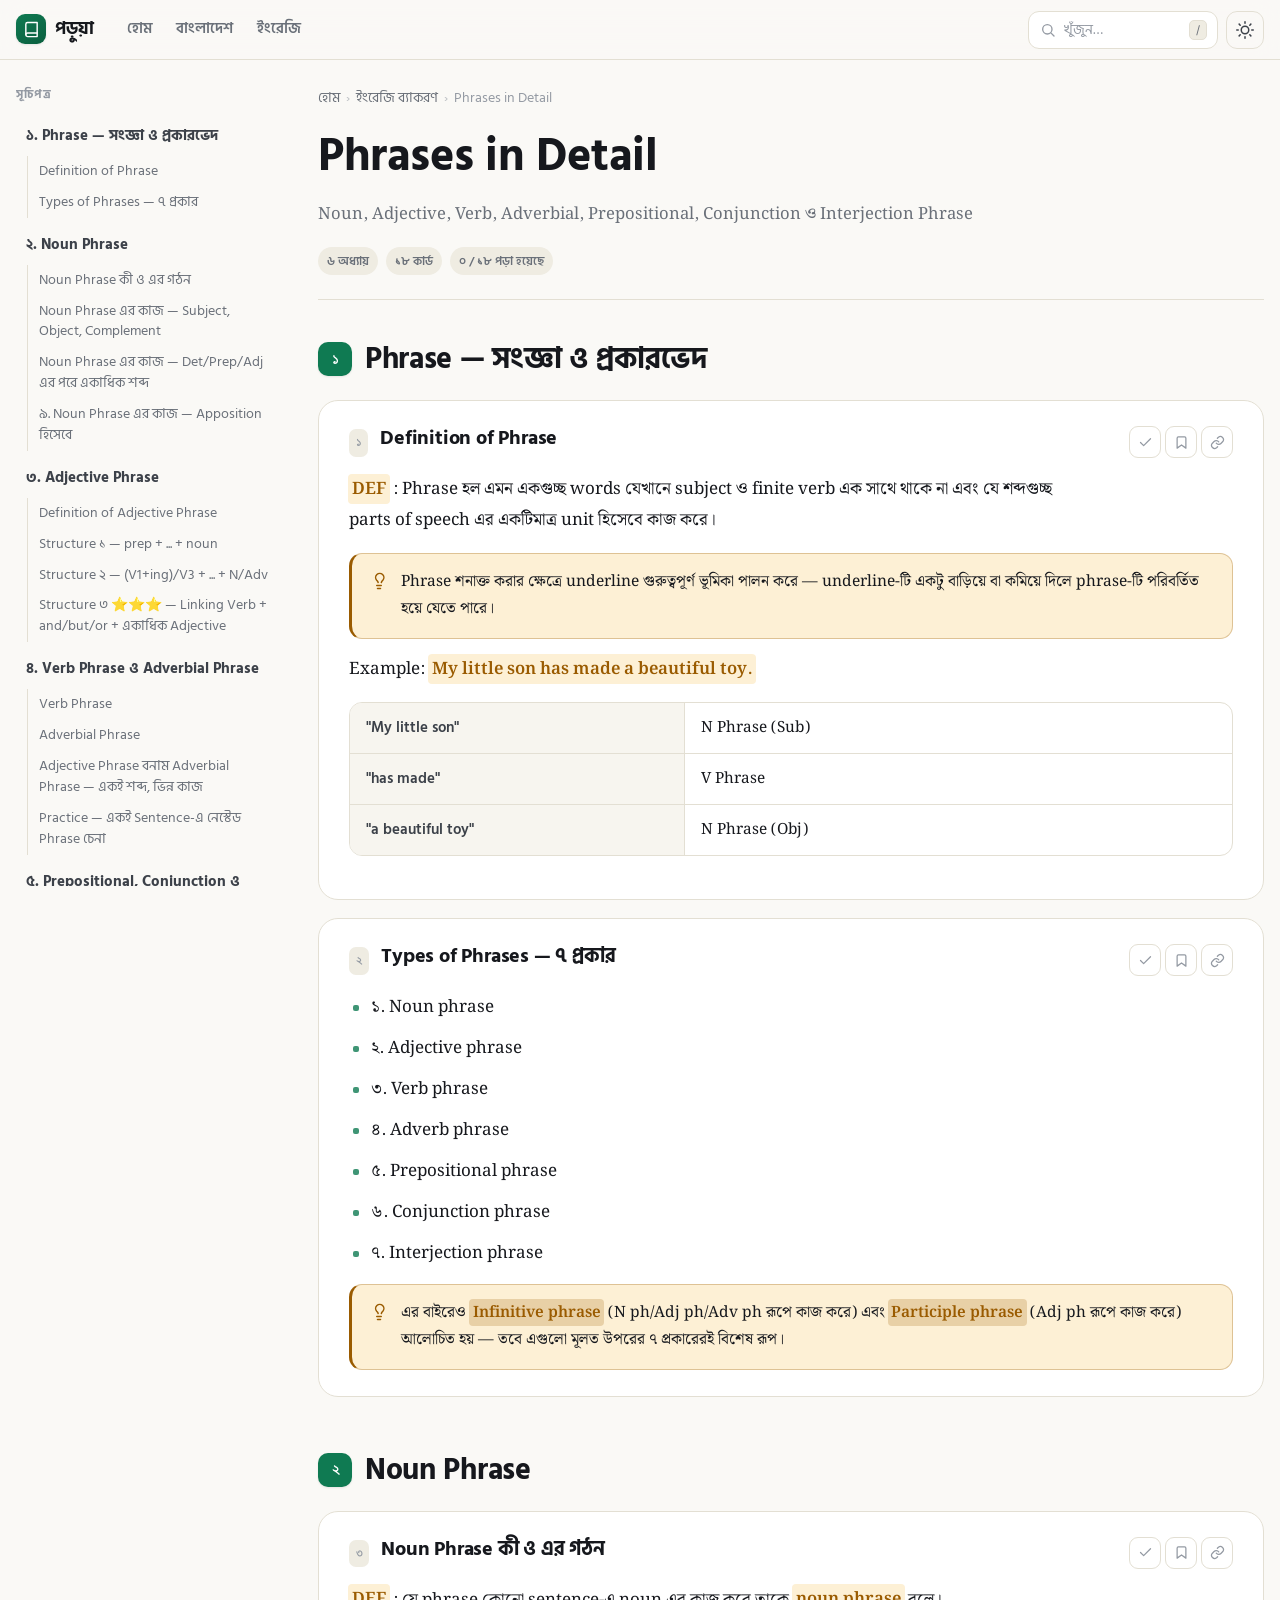
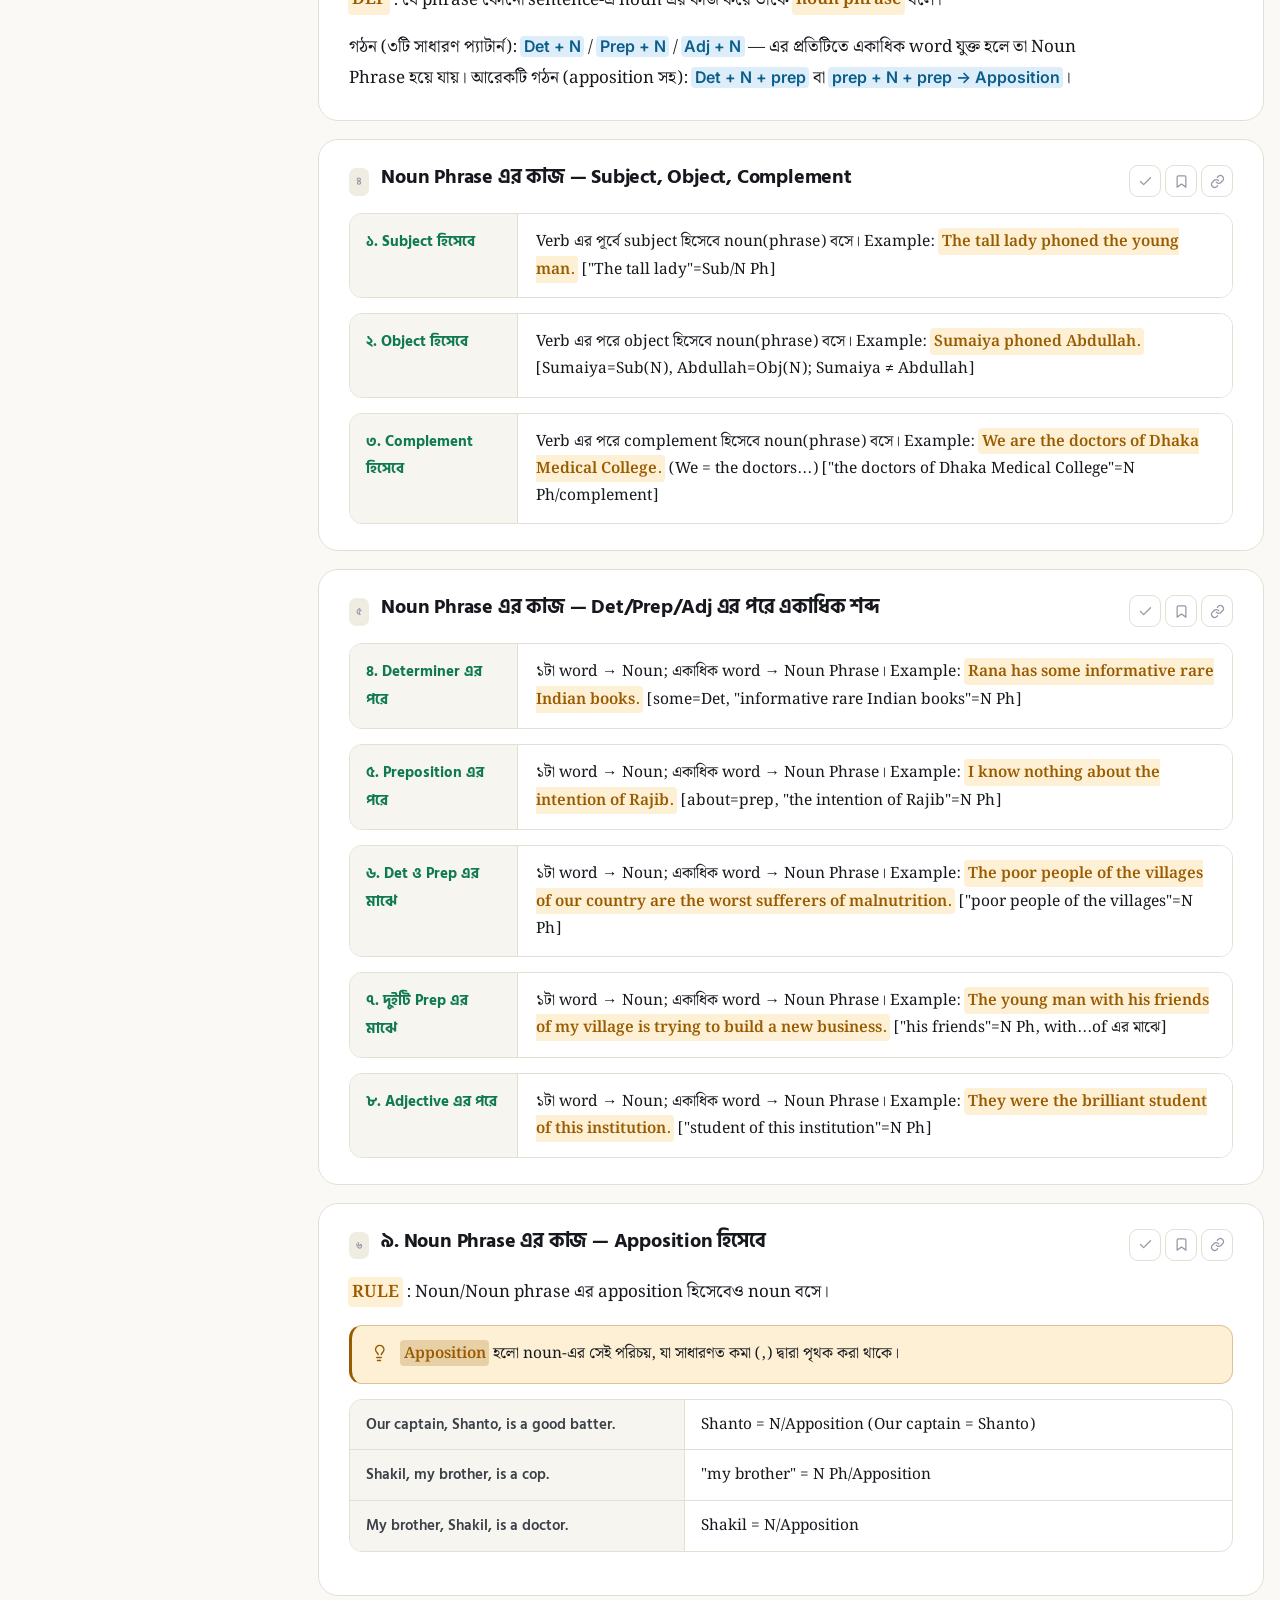
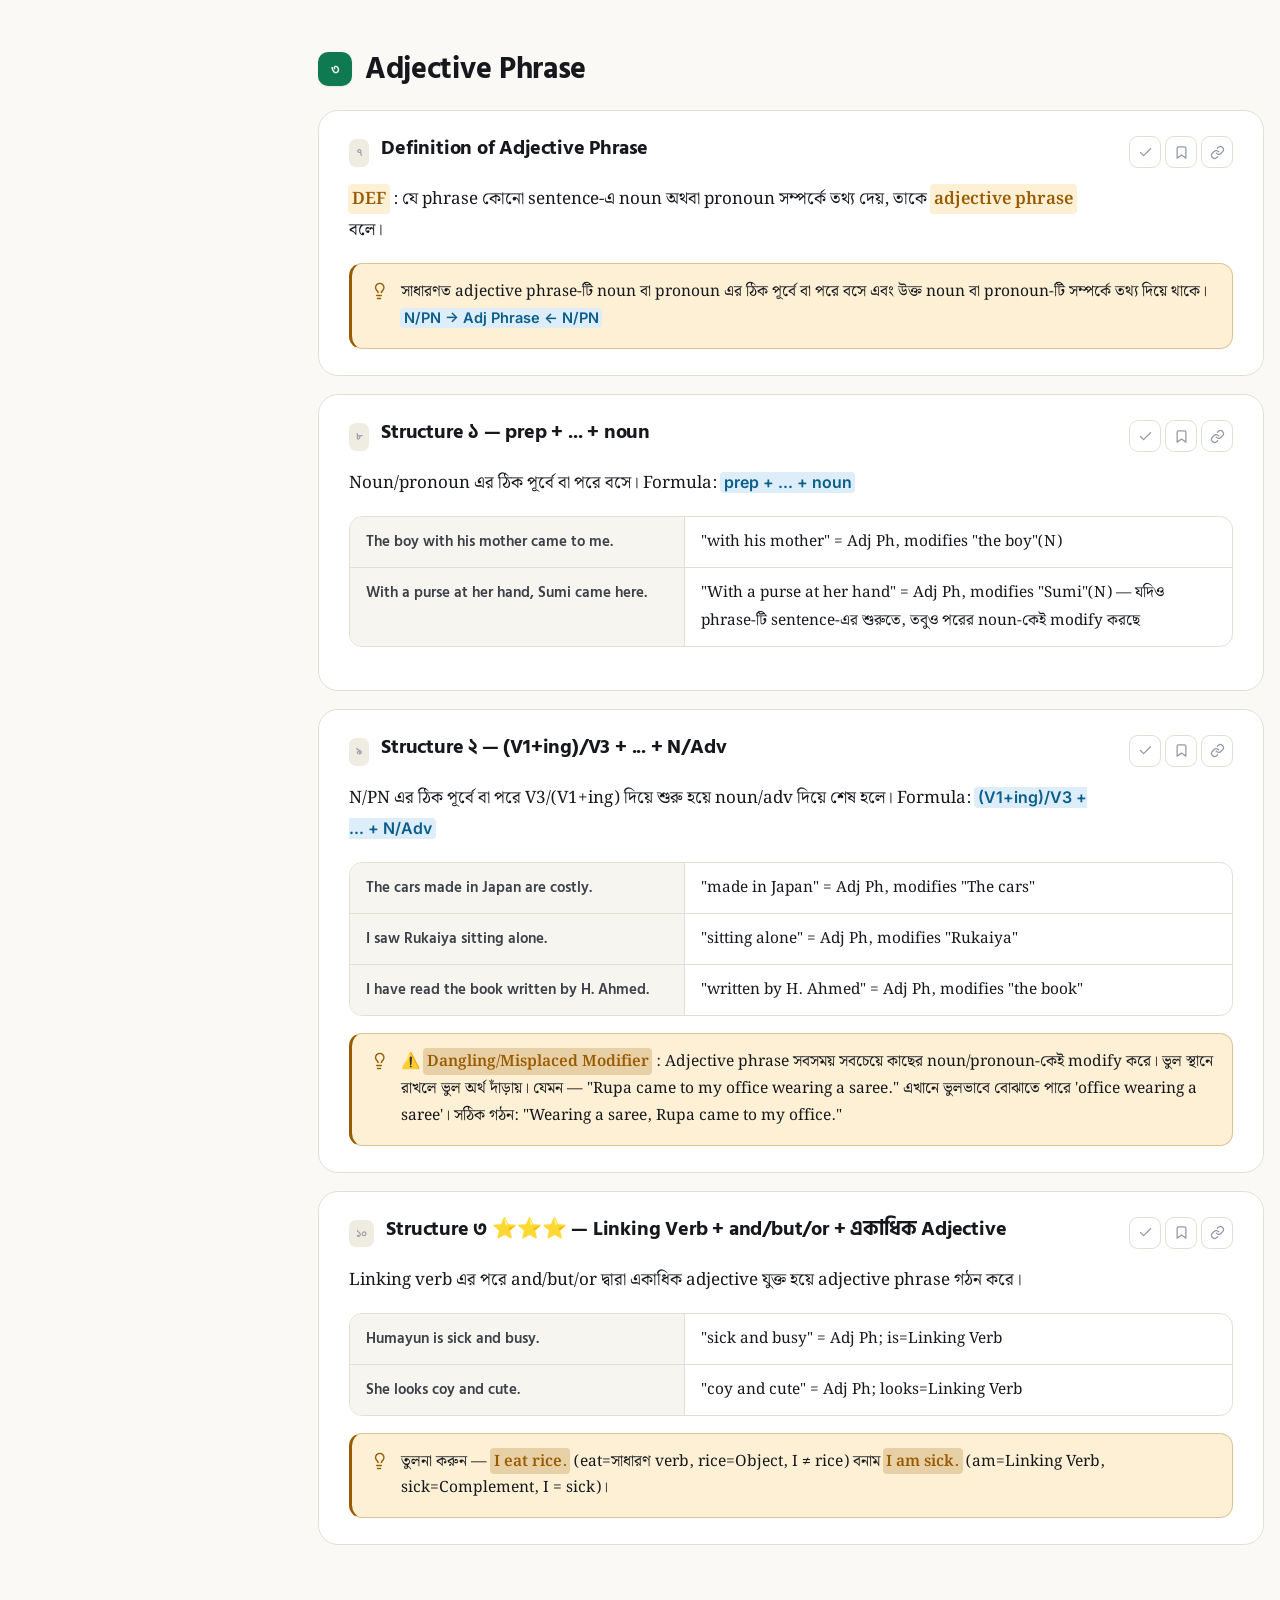
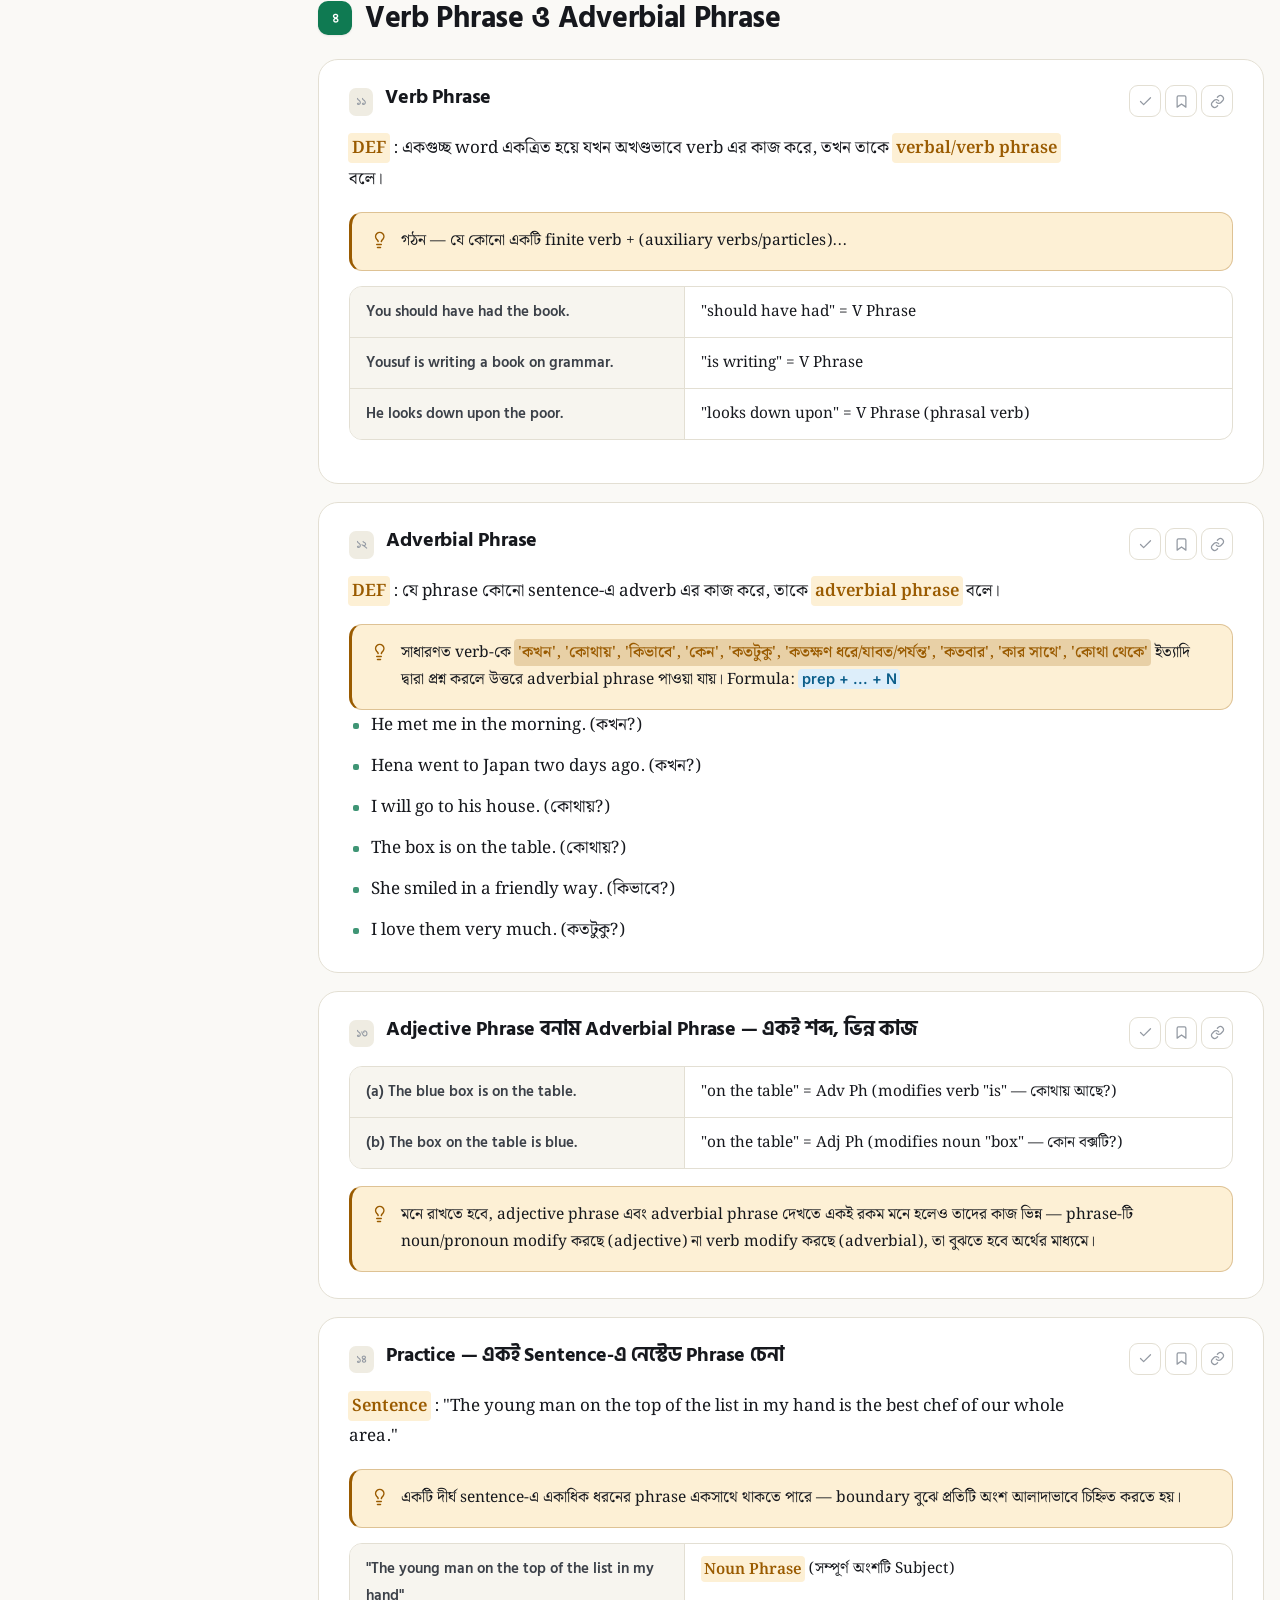
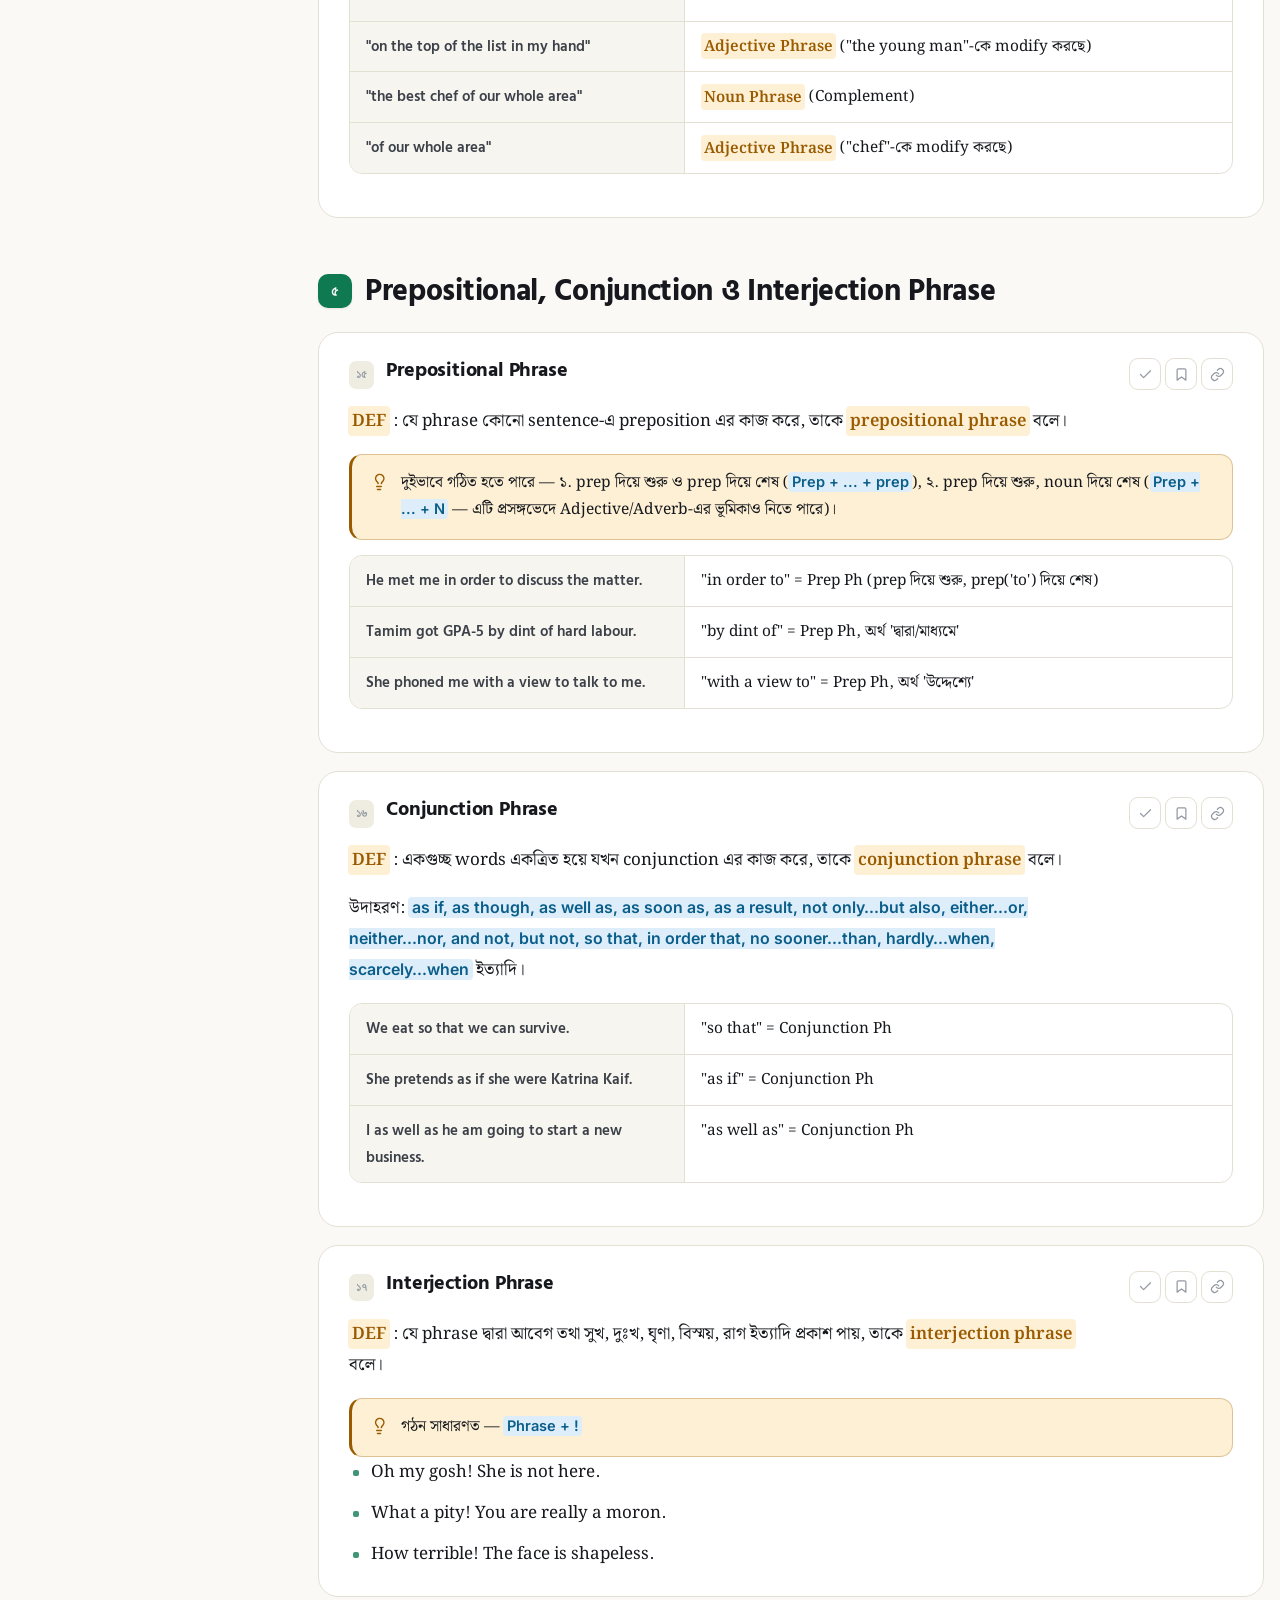
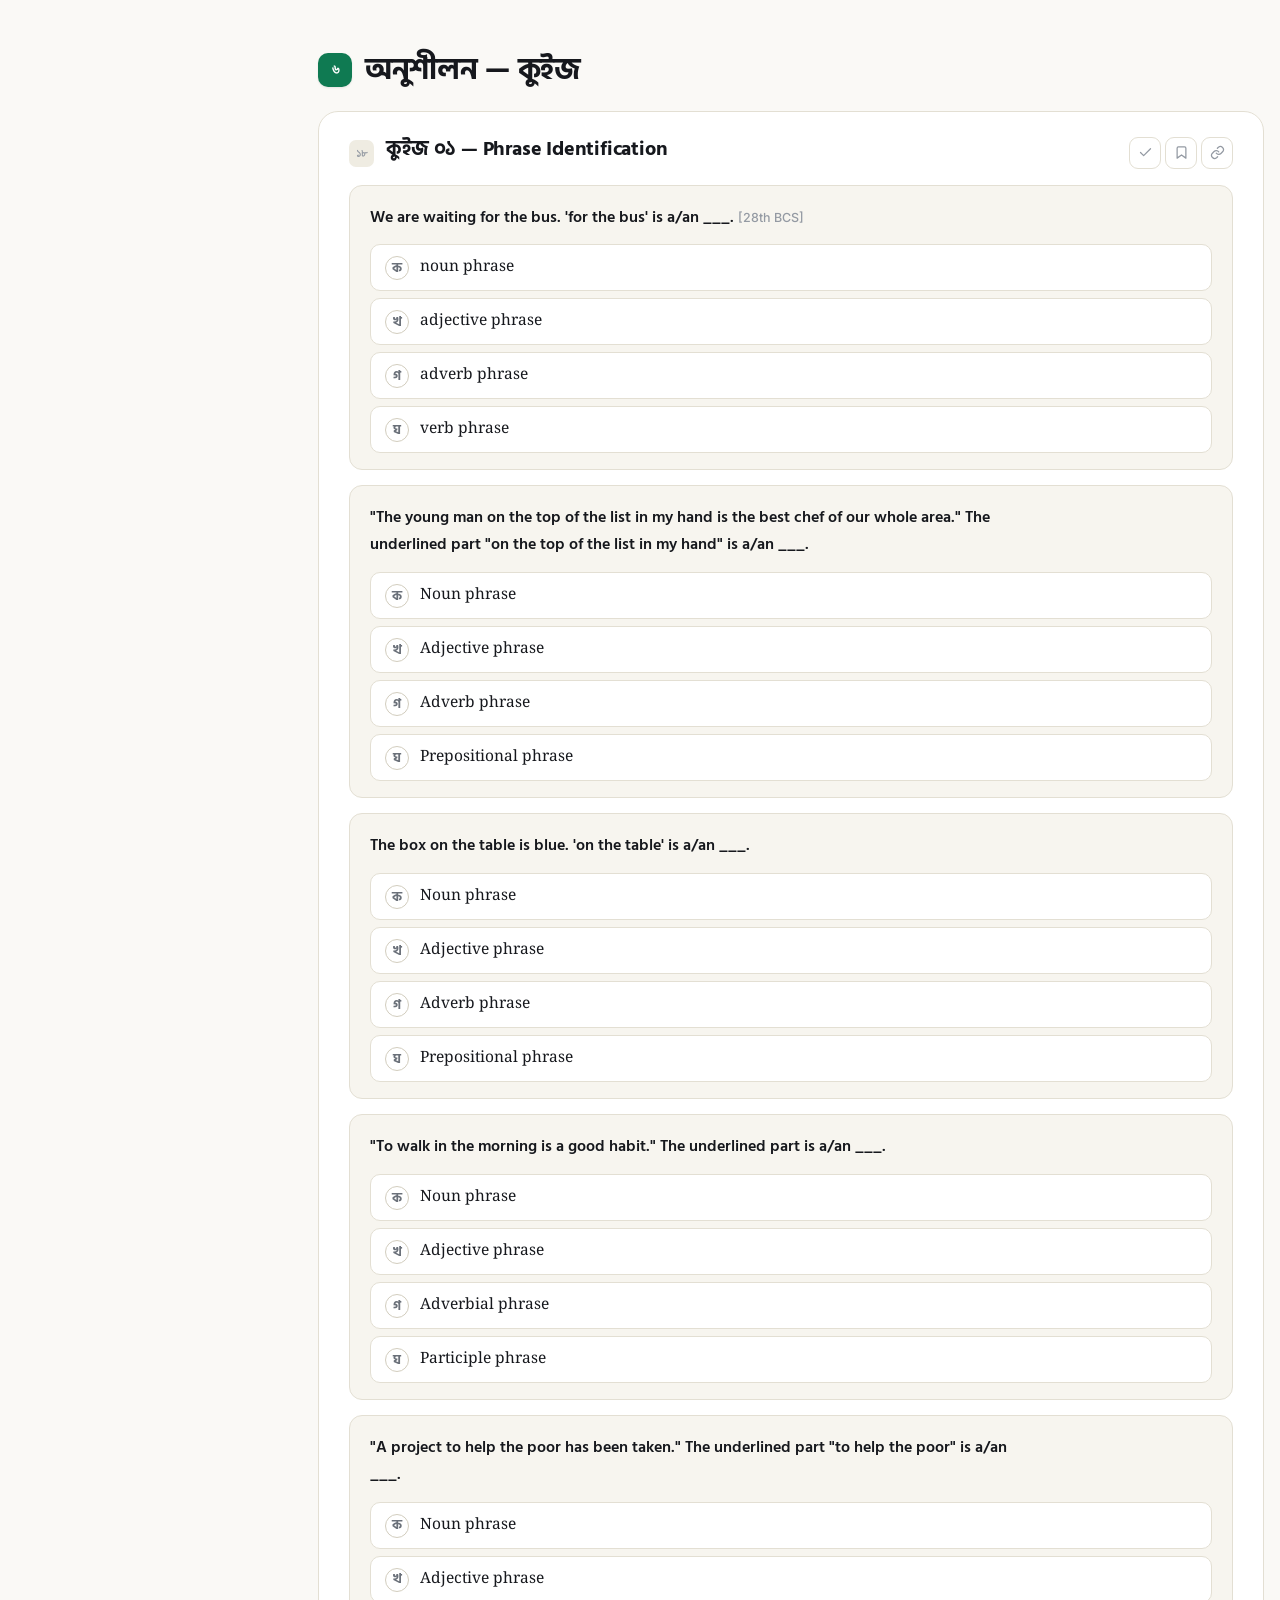
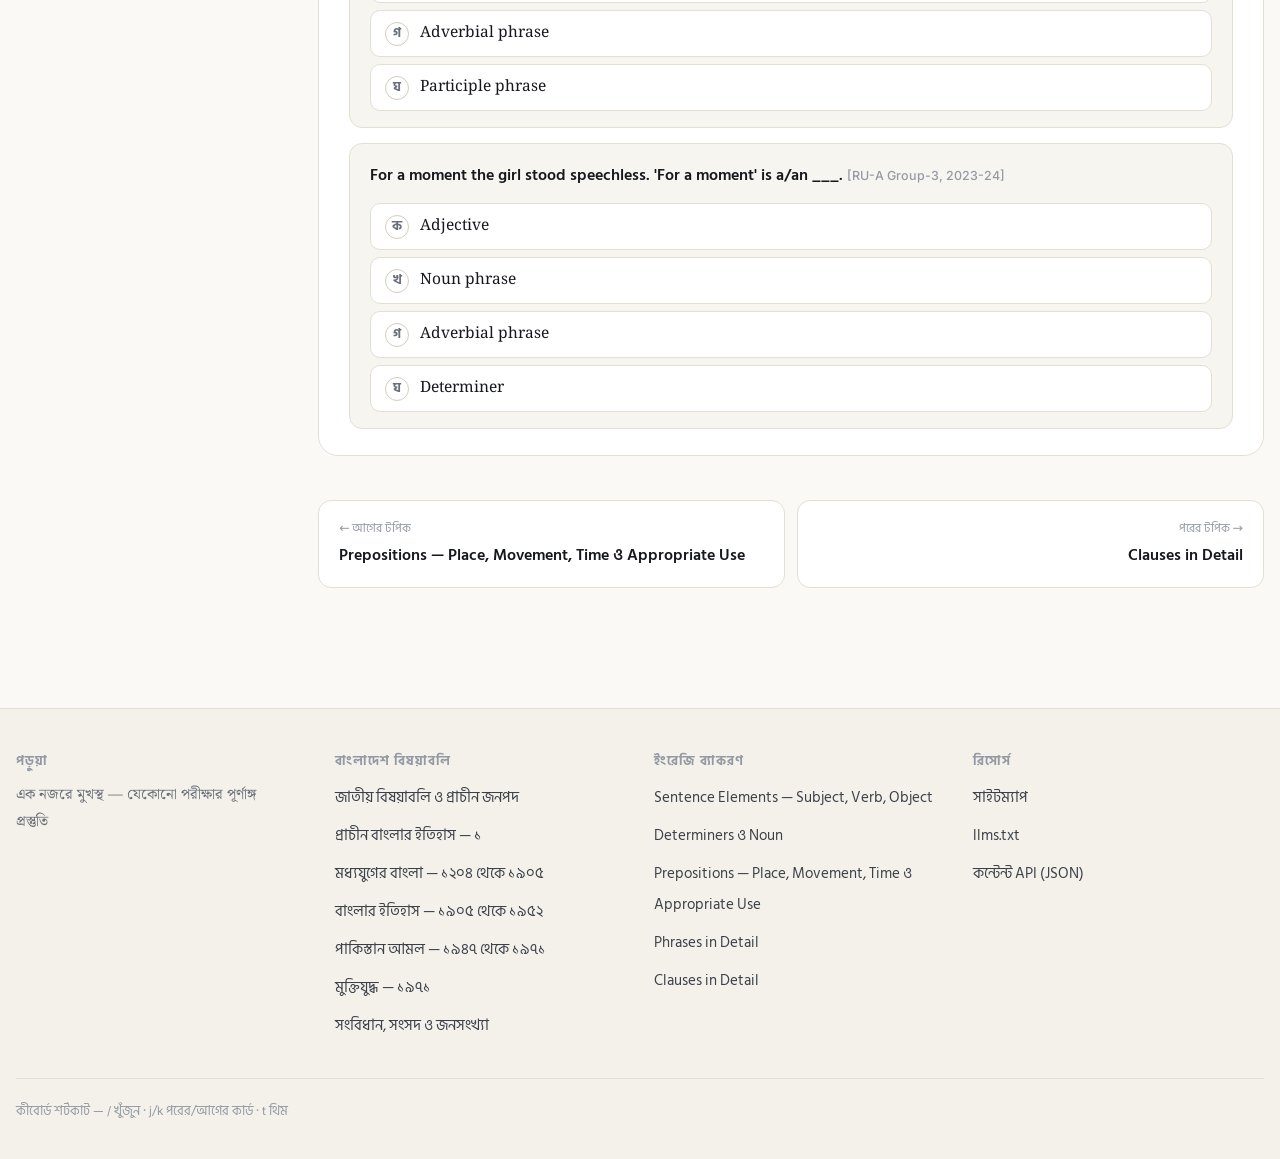
<file: english/eng-phrases/index.html>
<!doctype html>
<html lang="bn" data-base="../../">
<head>
<meta charset="utf-8">
<meta name="viewport" content="width=device-width, initial-scale=1, viewport-fit=cover">
<title>Phrases in Detail — ইংরেজি ব্যাকরণ | পড়ুয়া</title>
<meta name="description" content="Phrase-এর সংজ্ঞা, সাত প্রকার Phrase-এর গঠন ও কাজ — Noun Phrase-এর ৯টি অবস্থান, Adjective Phrase-এর ৩টি গঠন, Dangling Modifier সতর্কতা, Adjective vs Adverbial Phrase পার্থক্য এবং BCS ও admission test প্রশ্নসহ।">
<meta name="keywords" content="phrase, noun phrase, adjective phrase, verb phrase, adverbial phrase, prepositional phrase, conjunction phrase, interjection phrase, dangling modifier, apposition, English grammar">
<link rel="canonical" href="https://subrotoasg.github.io/poruya/english/eng-phrases/">
<meta name="robots" content="index, follow, max-snippet:-1, max-image-preview:large, max-video-preview:-1">
<meta name="theme-color" content="#faf9f6">
<meta name="color-scheme" content="light dark">
<meta property="og:type" content="article">
<meta property="og:site_name" content="পড়ুয়া">
<meta property="og:locale" content="bn_BD">
<meta property="og:title" content="Phrases in Detail — ইংরেজি ব্যাকরণ | পড়ুয়া">
<meta property="og:description" content="Phrase-এর সংজ্ঞা, সাত প্রকার Phrase-এর গঠন ও কাজ — Noun Phrase-এর ৯টি অবস্থান, Adjective Phrase-এর ৩টি গঠন, Dangling Modifier সতর্কতা, Adjective vs Adverbial Phrase পার্থক্য এবং BCS ও admission test প্রশ্নসহ।">
<meta property="og:url" content="https://subrotoasg.github.io/poruya/english/eng-phrases/">
<meta name="twitter:card" content="summary_large_image">
<meta name="twitter:title" content="Phrases in Detail — ইংরেজি ব্যাকরণ | পড়ুয়া">
<meta name="twitter:description" content="Phrase-এর সংজ্ঞা, সাত প্রকার Phrase-এর গঠন ও কাজ — Noun Phrase-এর ৯টি অবস্থান, Adjective Phrase-এর ৩টি গঠন, Dangling Modifier সতর্কতা, Adjective vs Adverbial Phrase পার্থক্য এবং BCS ও admission test প্রশ্নসহ।">
<link rel="icon" href="../../assets/favicon.svg" type="image/svg+xml">
<link rel="manifest" href="../../manifest.webmanifest">
<link rel="alternate" type="text/markdown" href="https://subrotoasg.github.io/poruya/english/eng-phrases/index.md">
<link rel="preconnect" href="https://fonts.googleapis.com">
<link rel="preconnect" href="https://fonts.gstatic.com" crossorigin>
<link rel="stylesheet" href="https://fonts.googleapis.com/css2?family=Hind+Siliguri:wght@400;500;600;700&family=Noto+Serif+Bengali:wght@400;500;600;700&family=Inter:wght@400;500;600;700&display=swap">
<link rel="stylesheet" href="../../assets/css/style.css">
<script>try{var t=localStorage.getItem('theme');if(t==='dark'||t==='light')document.documentElement.setAttribute('data-theme',t)}catch(e){}</script>
<script type="application/ld+json">{"@context":"https://schema.org","@type":"Article","headline":"Phrases in Detail","description":"Phrase-এর সংজ্ঞা, সাত প্রকার Phrase-এর গঠন ও কাজ — Noun Phrase-এর ৯টি অবস্থান, Adjective Phrase-এর ৩টি গঠন, Dangling Modifier সতর্কতা, Adjective vs Adverbial Phrase পার্থক্য এবং BCS ও admission test প্রশ্নসহ।","inLanguage":"bn","mainEntityOfPage":"https://subrotoasg.github.io/poruya/english/eng-phrases/","articleSection":"ইংরেজি ব্যাকরণ","keywords":"phrase, noun phrase, adjective phrase, verb phrase, adverbial phrase, prepositional phrase, conjunction phrase, interjection phrase, dangling modifier, apposition, English grammar","isPartOf":{"@type":"CreativeWorkSeries","name":"ইংরেজি ব্যাকরণ","url":"https://subrotoasg.github.io/poruya/english/"}}</script>
<script type="application/ld+json">{"@context":"https://schema.org","@type":"BreadcrumbList","itemListElement":[{"@type":"ListItem","position":1,"name":"হোম","item":"https://subrotoasg.github.io/poruya/"},{"@type":"ListItem","position":2,"name":"ইংরেজি ব্যাকরণ","item":"https://subrotoasg.github.io/poruya/english/"},{"@type":"ListItem","position":3,"name":"Phrases in Detail","item":"https://subrotoasg.github.io/poruya/english/eng-phrases/"}]}</script>
<script type="application/ld+json">{"@context":"https://schema.org","@type":"LearningResource","name":"Phrases in Detail","learningResourceType":"নোট","educationalLevel":"পরীক্ষা প্রস্তুতি","inLanguage":"bn","url":"https://subrotoasg.github.io/poruya/english/eng-phrases/","teaches":"Phrase — সংজ্ঞা ও প্রকারভেদ, Noun Phrase, Adjective Phrase, Verb Phrase ও Adverbial Phrase, Prepositional, Conjunction ও Interjection Phrase, অনুশীলন — কুইজ"}</script>
</head>
<body class="" data-topic="eng-phrases">
<a class="skip-link" href="#main">মূল কন্টেন্টে যান</a>

<header class="site-header">
  <div class="wrap">
    <a class="brand" href="../../">
      <span class="brand-mark"><svg viewBox="0 0 24 24" fill="none" stroke="currentColor" stroke-width="2" stroke-linecap="round" stroke-linejoin="round" aria-hidden="true"><path d="M4 19.5A2.5 2.5 0 0 1 6.5 17H20"/><path d="M6.5 2H20v20H6.5A2.5 2.5 0 0 1 4 19.5v-15A2.5 2.5 0 0 1 6.5 2Z"/></svg></span>
      পড়ুয়া
    </a>
    <nav class="header-nav" aria-label="প্রধান মেনু">
      <a href="../../">হোম</a>
      <a href="../../bangladesh-affairs/">বাংলাদেশ</a>
      <a href="../../english/">ইংরেজি</a>
    </nav>
    <div class="header-tools">
      <button class="search-trigger" data-search-open type="button" aria-label="খুঁজুন">
        <svg viewBox="0 0 24 24" fill="none" stroke="currentColor" stroke-width="2" stroke-linecap="round" stroke-linejoin="round" aria-hidden="true"><circle cx="11" cy="11" r="7"/><path d="m21 21-4.3-4.3"/></svg><span>খুঁজুন…</span><kbd>/</kbd>
      </button>
      <button class="icon-btn" data-theme-btn type="button" aria-label="থিম পরিবর্তন"><svg viewBox="0 0 24 24" fill="none" stroke="currentColor" stroke-width="2" stroke-linecap="round" stroke-linejoin="round" aria-hidden="true"><path d="M12 17a5 5 0 1 0 0-10 5 5 0 0 0 0 10Z"/><path d="M12 1v2M12 21v2M4.2 4.2l1.4 1.4M18.4 18.4l1.4 1.4M1 12h2M21 12h2M4.2 19.8l1.4-1.4M18.4 5.6l1.4-1.4"/></svg></button>
    </div>
  </div>
  <div class="progress-rail" aria-hidden="true"><i></i></div>
</header>

<main id="main">
<div class="wrap">
  <div class="topic-layout">
    <nav class="toc" aria-label="এই পাতার সূচি">
  <h4>সূচিপত্র</h4>
  <ol>
    <li class="toc-sec">
      <a href="#phrase-intro">১. Phrase — সংজ্ঞা ও প্রকারভেদ</a>
      <ol><li><a href="#phrase-def">Definition of Phrase</a></li><li><a href="#seven-types">Types of Phrases — ৭ প্রকার</a></li></ol>
    </li>
    <li class="toc-sec">
      <a href="#noun-phrase">২. Noun Phrase</a>
      <ol><li><a href="#noun-phrase-def">Noun Phrase কী ও এর গঠন</a></li><li><a href="#noun-phrase-position-1-3">Noun Phrase এর কাজ — Subject, Object, Complement</a></li><li><a href="#noun-phrase-position-4-8">Noun Phrase এর কাজ — Det/Prep/Adj এর পরে একাধিক শব্দ</a></li><li><a href="#apposition">৯. Noun Phrase এর কাজ — Apposition হিসেবে</a></li></ol>
    </li>
    <li class="toc-sec">
      <a href="#adjective-phrase">৩. Adjective Phrase</a>
      <ol><li><a href="#adj-phrase-def">Definition of Adjective Phrase</a></li><li><a href="#adj-structure-1">Structure ১ — prep + ... + noun</a></li><li><a href="#adj-structure-2">Structure ২ — (V1+ing)/V3 + ... + N/Adv</a></li><li><a href="#adj-structure-3">Structure ৩ ⭐⭐⭐ — Linking Verb + and/but/or + একাধিক Adjective</a></li></ol>
    </li>
    <li class="toc-sec">
      <a href="#verb-adverbial-phrase">৪. Verb Phrase ও Adverbial Phrase</a>
      <ol><li><a href="#verb-phrase">Verb Phrase</a></li><li><a href="#adverbial-phrase">Adverbial Phrase</a></li><li><a href="#adj-vs-adv-phrase">Adjective Phrase বনাম Adverbial Phrase — একই শব্দ, ভিন্ন কাজ</a></li><li><a href="#nested-practice">Practice — একই Sentence-এ নেস্টেড Phrase চেনা</a></li></ol>
    </li>
    <li class="toc-sec">
      <a href="#other-phrases">৫. Prepositional, Conjunction ও Interjection Phrase</a>
      <ol><li><a href="#prepositional-phrase">Prepositional Phrase</a></li><li><a href="#conjunction-phrase">Conjunction Phrase</a></li><li><a href="#interjection-phrase">Interjection Phrase</a></li></ol>
    </li>
    <li class="toc-sec">
      <a href="#quiz">৬. অনুশীলন — কুইজ</a>
      <ol><li><a href="#quiz-phrase-1">কুইজ ০১ — Phrase Identification</a></li></ol>
    </li>
  </ol>
</nav>
    <div>
      <header class="topic-head">
        <nav class="breadcrumb" aria-label="ব্রেডক্রাম্ব">
          <a href="../../">হোম</a><span aria-hidden="true">›</span>
          <a href="../">ইংরেজি ব্যাকরণ</a><span aria-hidden="true">›</span>
          <span>Phrases in Detail</span>
        </nav>
        <h1>Phrases in Detail</h1>
        <p class="sub">Noun, Adjective, Verb, Adverbial, Prepositional, Conjunction ও Interjection Phrase</p>
        <div class="topic-meta">
          <span class="chip">৬ অধ্যায়</span>
          <span class="chip">১৮ কার্ড</span>
          <span class="chip" data-read-count>০ / ১৮ পড়া হয়েছে</span>
        </div>
      </header>
      <section class="sec" id="phrase-intro">
  <div class="sec-head">
    <span class="sec-num">১</span>
    <h2>Phrase — সংজ্ঞা ও প্রকারভেদ</h2>
  </div>
  <article class="card" id="phrase-def">
    <div class="card-head">
      <span class="card-num">১</span>
      <h3>Definition of Phrase</h3>
      <div class="card-actions">
        <button class="mini-btn rd" type="button" aria-pressed="false" aria-label="পড়া হয়েছে চিহ্নিত করুন" title="পড়া হয়েছে"><svg viewBox="0 0 24 24" fill="none" stroke="currentColor" stroke-width="2" stroke-linecap="round" stroke-linejoin="round" aria-hidden="true"><path d="M20 6 9 17l-5-5"/></svg></button>
        <button class="mini-btn bm" type="button" aria-pressed="false" aria-label="বুকমার্ক" title="বুকমার্ক"><svg viewBox="0 0 24 24" fill="none" stroke="currentColor" stroke-width="2" stroke-linecap="round" stroke-linejoin="round" aria-hidden="true"><path d="m19 21-7-5-7 5V5a2 2 0 0 1 2-2h10a2 2 0 0 1 2 2z"/></svg></button>
        <button class="mini-btn cp" type="button" aria-label="লিংক কপি" title="লিংক কপি"><svg viewBox="0 0 24 24" fill="none" stroke="currentColor" stroke-width="2" stroke-linecap="round" stroke-linejoin="round" aria-hidden="true"><path d="M10 13a5 5 0 0 0 7.5.5l3-3a5 5 0 0 0-7-7l-1.7 1.7"/><path d="M14 11a5 5 0 0 0-7.5-.5l-3 3a5 5 0 0 0 7 7l1.7-1.7"/></svg></button>
      </div>
    </div>
    <div class="card-body">
      <p><mark class="hl hl-gold">DEF</mark> : Phrase হল এমন একগুচ্ছ words যেখানে subject ও finite verb এক সাথে থাকে না এবং যে শব্দগুচ্ছ parts of speech এর একটিমাত্র unit হিসেবে কাজ করে।</p>
      <div class="tip"><span class="tip-icon"><svg viewBox="0 0 24 24" fill="none" stroke="currentColor" stroke-width="2" stroke-linecap="round" stroke-linejoin="round" aria-hidden="true"><path d="M9 18h6M10 22h4"/><path d="M15.1 14c.3-1.3 1-2 2-3a5.5 5.5 0 1 0-8.2 0c1 1 1.7 1.7 2 3"/></svg></span><div class="tip-body">Phrase শনাক্ত করার ক্ষেত্রে underline গুরুত্বপূর্ণ ভূমিকা পালন করে — underline-টি একটু বাড়িয়ে বা কমিয়ে দিলে phrase-টি পরিবর্তিত হয়ে যেতে পারে।</div></div>
      <p>Example: <mark class="hl hl-gold">My little son has made a beautiful toy.</mark></p>
      <dl class="kv"><div class="kv-row"><dt>&quot;My little son&quot;</dt><dd>N Phrase (Sub)</dd></div><div class="kv-row"><dt>&quot;has made&quot;</dt><dd>V Phrase</dd></div><div class="kv-row"><dt>&quot;a beautiful toy&quot;</dt><dd>N Phrase (Obj)</dd></div></dl>
    </div>
  </article>
  <article class="card" id="seven-types">
    <div class="card-head">
      <span class="card-num">২</span>
      <h3>Types of Phrases — ৭ প্রকার</h3>
      <div class="card-actions">
        <button class="mini-btn rd" type="button" aria-pressed="false" aria-label="পড়া হয়েছে চিহ্নিত করুন" title="পড়া হয়েছে"><svg viewBox="0 0 24 24" fill="none" stroke="currentColor" stroke-width="2" stroke-linecap="round" stroke-linejoin="round" aria-hidden="true"><path d="M20 6 9 17l-5-5"/></svg></button>
        <button class="mini-btn bm" type="button" aria-pressed="false" aria-label="বুকমার্ক" title="বুকমার্ক"><svg viewBox="0 0 24 24" fill="none" stroke="currentColor" stroke-width="2" stroke-linecap="round" stroke-linejoin="round" aria-hidden="true"><path d="m19 21-7-5-7 5V5a2 2 0 0 1 2-2h10a2 2 0 0 1 2 2z"/></svg></button>
        <button class="mini-btn cp" type="button" aria-label="লিংক কপি" title="লিংক কপি"><svg viewBox="0 0 24 24" fill="none" stroke="currentColor" stroke-width="2" stroke-linecap="round" stroke-linejoin="round" aria-hidden="true"><path d="M10 13a5 5 0 0 0 7.5.5l3-3a5 5 0 0 0-7-7l-1.7 1.7"/><path d="M14 11a5 5 0 0 0-7.5-.5l-3 3a5 5 0 0 0 7 7l1.7-1.7"/></svg></button>
      </div>
    </div>
    <div class="card-body">
      <ul><li>১. Noun phrase</li><li>২. Adjective phrase</li><li>৩. Verb phrase</li><li>৪. Adverb phrase</li><li>৫. Prepositional phrase</li><li>৬. Conjunction phrase</li><li>৭. Interjection phrase</li></ul>
      <div class="tip"><span class="tip-icon"><svg viewBox="0 0 24 24" fill="none" stroke="currentColor" stroke-width="2" stroke-linecap="round" stroke-linejoin="round" aria-hidden="true"><path d="M9 18h6M10 22h4"/><path d="M15.1 14c.3-1.3 1-2 2-3a5.5 5.5 0 1 0-8.2 0c1 1 1.7 1.7 2 3"/></svg></span><div class="tip-body">এর বাইরেও <mark class="hl hl-gold">Infinitive phrase</mark> (N ph/Adj ph/Adv ph রূপে কাজ করে) এবং <mark class="hl hl-gold">Participle phrase</mark> (Adj ph রূপে কাজ করে) আলোচিত হয় — তবে এগুলো মূলত উপরের ৭ প্রকারেরই বিশেষ রূপ।</div></div>
    </div>
  </article>
</section>
<section class="sec" id="noun-phrase">
  <div class="sec-head">
    <span class="sec-num">২</span>
    <h2>Noun Phrase</h2>
  </div>
  <article class="card" id="noun-phrase-def">
    <div class="card-head">
      <span class="card-num">৩</span>
      <h3>Noun Phrase কী ও এর গঠন</h3>
      <div class="card-actions">
        <button class="mini-btn rd" type="button" aria-pressed="false" aria-label="পড়া হয়েছে চিহ্নিত করুন" title="পড়া হয়েছে"><svg viewBox="0 0 24 24" fill="none" stroke="currentColor" stroke-width="2" stroke-linecap="round" stroke-linejoin="round" aria-hidden="true"><path d="M20 6 9 17l-5-5"/></svg></button>
        <button class="mini-btn bm" type="button" aria-pressed="false" aria-label="বুকমার্ক" title="বুকমার্ক"><svg viewBox="0 0 24 24" fill="none" stroke="currentColor" stroke-width="2" stroke-linecap="round" stroke-linejoin="round" aria-hidden="true"><path d="m19 21-7-5-7 5V5a2 2 0 0 1 2-2h10a2 2 0 0 1 2 2z"/></svg></button>
        <button class="mini-btn cp" type="button" aria-label="লিংক কপি" title="লিংক কপি"><svg viewBox="0 0 24 24" fill="none" stroke="currentColor" stroke-width="2" stroke-linecap="round" stroke-linejoin="round" aria-hidden="true"><path d="M10 13a5 5 0 0 0 7.5.5l3-3a5 5 0 0 0-7-7l-1.7 1.7"/><path d="M14 11a5 5 0 0 0-7.5-.5l-3 3a5 5 0 0 0 7 7l1.7-1.7"/></svg></button>
      </div>
    </div>
    <div class="card-body">
      <p><mark class="hl hl-gold">DEF</mark> : যে phrase কোনো sentence-এ noun এর কাজ করে তাকে <mark class="hl hl-gold">noun phrase</mark> বলে।</p>
      <p>গঠন (৩টি সাধারণ প্যাটার্ন): <span class="hl hl-cyan">Det + N</span> / <span class="hl hl-cyan">Prep + N</span> / <span class="hl hl-cyan">Adj + N</span> — এর প্রতিটিতে একাধিক word যুক্ত হলে তা Noun Phrase হয়ে যায়। আরেকটি গঠন (apposition সহ): <span class="hl hl-cyan">Det + N + prep</span> বা <span class="hl hl-cyan">prep + N + prep → Apposition</span>।</p>
    </div>
  </article>
  <article class="card" id="noun-phrase-position-1-3">
    <div class="card-head">
      <span class="card-num">৪</span>
      <h3>Noun Phrase এর কাজ — Subject, Object, Complement</h3>
      <div class="card-actions">
        <button class="mini-btn rd" type="button" aria-pressed="false" aria-label="পড়া হয়েছে চিহ্নিত করুন" title="পড়া হয়েছে"><svg viewBox="0 0 24 24" fill="none" stroke="currentColor" stroke-width="2" stroke-linecap="round" stroke-linejoin="round" aria-hidden="true"><path d="M20 6 9 17l-5-5"/></svg></button>
        <button class="mini-btn bm" type="button" aria-pressed="false" aria-label="বুকমার্ক" title="বুকমার্ক"><svg viewBox="0 0 24 24" fill="none" stroke="currentColor" stroke-width="2" stroke-linecap="round" stroke-linejoin="round" aria-hidden="true"><path d="m19 21-7-5-7 5V5a2 2 0 0 1 2-2h10a2 2 0 0 1 2 2z"/></svg></button>
        <button class="mini-btn cp" type="button" aria-label="লিংক কপি" title="লিংক কপি"><svg viewBox="0 0 24 24" fill="none" stroke="currentColor" stroke-width="2" stroke-linecap="round" stroke-linejoin="round" aria-hidden="true"><path d="M10 13a5 5 0 0 0 7.5.5l3-3a5 5 0 0 0-7-7l-1.7 1.7"/><path d="M14 11a5 5 0 0 0-7.5-.5l-3 3a5 5 0 0 0 7 7l1.7-1.7"/></svg></button>
      </div>
    </div>
    <div class="card-body">
      <div class="note"><div class="note-k">১. Subject হিসেবে</div><div class="note-v">Verb এর পূর্বে subject হিসেবে noun(phrase) বসে। Example: <mark class="hl hl-gold">The tall lady phoned the young man.</mark> [&quot;The tall lady&quot;=Sub/N Ph]</div></div>
      <div class="note"><div class="note-k">২. Object হিসেবে</div><div class="note-v">Verb এর পরে object হিসেবে noun(phrase) বসে। Example: <mark class="hl hl-gold">Sumaiya phoned Abdullah.</mark> [Sumaiya=Sub(N), Abdullah=Obj(N); Sumaiya ≠ Abdullah]</div></div>
      <div class="note"><div class="note-k">৩. Complement হিসেবে</div><div class="note-v">Verb এর পরে complement হিসেবে noun(phrase) বসে। Example: <mark class="hl hl-gold">We are the doctors of Dhaka Medical College.</mark> (We = the doctors...) [&quot;the doctors of Dhaka Medical College&quot;=N Ph/complement]</div></div>
    </div>
  </article>
  <article class="card" id="noun-phrase-position-4-8">
    <div class="card-head">
      <span class="card-num">৫</span>
      <h3>Noun Phrase এর কাজ — Det/Prep/Adj এর পরে একাধিক শব্দ</h3>
      <div class="card-actions">
        <button class="mini-btn rd" type="button" aria-pressed="false" aria-label="পড়া হয়েছে চিহ্নিত করুন" title="পড়া হয়েছে"><svg viewBox="0 0 24 24" fill="none" stroke="currentColor" stroke-width="2" stroke-linecap="round" stroke-linejoin="round" aria-hidden="true"><path d="M20 6 9 17l-5-5"/></svg></button>
        <button class="mini-btn bm" type="button" aria-pressed="false" aria-label="বুকমার্ক" title="বুকমার্ক"><svg viewBox="0 0 24 24" fill="none" stroke="currentColor" stroke-width="2" stroke-linecap="round" stroke-linejoin="round" aria-hidden="true"><path d="m19 21-7-5-7 5V5a2 2 0 0 1 2-2h10a2 2 0 0 1 2 2z"/></svg></button>
        <button class="mini-btn cp" type="button" aria-label="লিংক কপি" title="লিংক কপি"><svg viewBox="0 0 24 24" fill="none" stroke="currentColor" stroke-width="2" stroke-linecap="round" stroke-linejoin="round" aria-hidden="true"><path d="M10 13a5 5 0 0 0 7.5.5l3-3a5 5 0 0 0-7-7l-1.7 1.7"/><path d="M14 11a5 5 0 0 0-7.5-.5l-3 3a5 5 0 0 0 7 7l1.7-1.7"/></svg></button>
      </div>
    </div>
    <div class="card-body">
      <div class="note"><div class="note-k">৪. Determiner এর পরে</div><div class="note-v">১টা word → Noun; একাধিক word → Noun Phrase। Example: <mark class="hl hl-gold">Rana has some informative rare Indian books.</mark> [some=Det, &quot;informative rare Indian books&quot;=N Ph]</div></div>
      <div class="note"><div class="note-k">৫. Preposition এর পরে</div><div class="note-v">১টা word → Noun; একাধিক word → Noun Phrase। Example: <mark class="hl hl-gold">I know nothing about the intention of Rajib.</mark> [about=prep, &quot;the intention of Rajib&quot;=N Ph]</div></div>
      <div class="note"><div class="note-k">৬. Det ও Prep এর মাঝে</div><div class="note-v">১টা word → Noun; একাধিক word → Noun Phrase। Example: <mark class="hl hl-gold">The poor people of the villages of our country are the worst sufferers of malnutrition.</mark> [&quot;poor people of the villages&quot;=N Ph]</div></div>
      <div class="note"><div class="note-k">৭. দুইটি Prep এর মাঝে</div><div class="note-v">১টা word → Noun; একাধিক word → Noun Phrase। Example: <mark class="hl hl-gold">The young man with his friends of my village is trying to build a new business.</mark> [&quot;his friends&quot;=N Ph, with...of এর মাঝে]</div></div>
      <div class="note"><div class="note-k">৮. Adjective এর পরে</div><div class="note-v">১টা word → Noun; একাধিক word → Noun Phrase। Example: <mark class="hl hl-gold">They were the brilliant student of this institution.</mark> [&quot;student of this institution&quot;=N Ph]</div></div>
    </div>
  </article>
  <article class="card" id="apposition">
    <div class="card-head">
      <span class="card-num">৬</span>
      <h3>৯. Noun Phrase এর কাজ — Apposition হিসেবে</h3>
      <div class="card-actions">
        <button class="mini-btn rd" type="button" aria-pressed="false" aria-label="পড়া হয়েছে চিহ্নিত করুন" title="পড়া হয়েছে"><svg viewBox="0 0 24 24" fill="none" stroke="currentColor" stroke-width="2" stroke-linecap="round" stroke-linejoin="round" aria-hidden="true"><path d="M20 6 9 17l-5-5"/></svg></button>
        <button class="mini-btn bm" type="button" aria-pressed="false" aria-label="বুকমার্ক" title="বুকমার্ক"><svg viewBox="0 0 24 24" fill="none" stroke="currentColor" stroke-width="2" stroke-linecap="round" stroke-linejoin="round" aria-hidden="true"><path d="m19 21-7-5-7 5V5a2 2 0 0 1 2-2h10a2 2 0 0 1 2 2z"/></svg></button>
        <button class="mini-btn cp" type="button" aria-label="লিংক কপি" title="লিংক কপি"><svg viewBox="0 0 24 24" fill="none" stroke="currentColor" stroke-width="2" stroke-linecap="round" stroke-linejoin="round" aria-hidden="true"><path d="M10 13a5 5 0 0 0 7.5.5l3-3a5 5 0 0 0-7-7l-1.7 1.7"/><path d="M14 11a5 5 0 0 0-7.5-.5l-3 3a5 5 0 0 0 7 7l1.7-1.7"/></svg></button>
      </div>
    </div>
    <div class="card-body">
      <p><mark class="hl hl-gold">RULE</mark> : Noun/Noun phrase এর apposition হিসেবেও noun বসে।</p>
      <div class="tip"><span class="tip-icon"><svg viewBox="0 0 24 24" fill="none" stroke="currentColor" stroke-width="2" stroke-linecap="round" stroke-linejoin="round" aria-hidden="true"><path d="M9 18h6M10 22h4"/><path d="M15.1 14c.3-1.3 1-2 2-3a5.5 5.5 0 1 0-8.2 0c1 1 1.7 1.7 2 3"/></svg></span><div class="tip-body"><mark class="hl hl-gold">Apposition</mark> হলো noun-এর সেই পরিচয়, যা সাধারণত কমা (,) দ্বারা পৃথক করা থাকে।</div></div>
      <dl class="kv"><div class="kv-row"><dt>Our captain, Shanto, is a good batter.</dt><dd>Shanto = N/Apposition (Our captain = Shanto)</dd></div><div class="kv-row"><dt>Shakil, my brother, is a cop.</dt><dd>&quot;my brother&quot; = N Ph/Apposition</dd></div><div class="kv-row"><dt>My brother, Shakil, is a doctor.</dt><dd>Shakil = N/Apposition</dd></div></dl>
    </div>
  </article>
</section>
<section class="sec" id="adjective-phrase">
  <div class="sec-head">
    <span class="sec-num">৩</span>
    <h2>Adjective Phrase</h2>
  </div>
  <article class="card" id="adj-phrase-def">
    <div class="card-head">
      <span class="card-num">৭</span>
      <h3>Definition of Adjective Phrase</h3>
      <div class="card-actions">
        <button class="mini-btn rd" type="button" aria-pressed="false" aria-label="পড়া হয়েছে চিহ্নিত করুন" title="পড়া হয়েছে"><svg viewBox="0 0 24 24" fill="none" stroke="currentColor" stroke-width="2" stroke-linecap="round" stroke-linejoin="round" aria-hidden="true"><path d="M20 6 9 17l-5-5"/></svg></button>
        <button class="mini-btn bm" type="button" aria-pressed="false" aria-label="বুকমার্ক" title="বুকমার্ক"><svg viewBox="0 0 24 24" fill="none" stroke="currentColor" stroke-width="2" stroke-linecap="round" stroke-linejoin="round" aria-hidden="true"><path d="m19 21-7-5-7 5V5a2 2 0 0 1 2-2h10a2 2 0 0 1 2 2z"/></svg></button>
        <button class="mini-btn cp" type="button" aria-label="লিংক কপি" title="লিংক কপি"><svg viewBox="0 0 24 24" fill="none" stroke="currentColor" stroke-width="2" stroke-linecap="round" stroke-linejoin="round" aria-hidden="true"><path d="M10 13a5 5 0 0 0 7.5.5l3-3a5 5 0 0 0-7-7l-1.7 1.7"/><path d="M14 11a5 5 0 0 0-7.5-.5l-3 3a5 5 0 0 0 7 7l1.7-1.7"/></svg></button>
      </div>
    </div>
    <div class="card-body">
      <p><mark class="hl hl-gold">DEF</mark> : যে phrase কোনো sentence-এ noun অথবা pronoun সম্পর্কে তথ্য দেয়, তাকে <mark class="hl hl-gold">adjective phrase</mark> বলে।</p>
      <div class="tip"><span class="tip-icon"><svg viewBox="0 0 24 24" fill="none" stroke="currentColor" stroke-width="2" stroke-linecap="round" stroke-linejoin="round" aria-hidden="true"><path d="M9 18h6M10 22h4"/><path d="M15.1 14c.3-1.3 1-2 2-3a5.5 5.5 0 1 0-8.2 0c1 1 1.7 1.7 2 3"/></svg></span><div class="tip-body">সাধারণত adjective phrase-টি noun বা pronoun এর ঠিক পূর্বে বা পরে বসে এবং উক্ত noun বা pronoun-টি সম্পর্কে তথ্য দিয়ে থাকে। <span class="hl hl-cyan">N/PN → Adj Phrase ← N/PN</span></div></div>
    </div>
  </article>
  <article class="card" id="adj-structure-1">
    <div class="card-head">
      <span class="card-num">৮</span>
      <h3>Structure ১ — prep + ... + noun</h3>
      <div class="card-actions">
        <button class="mini-btn rd" type="button" aria-pressed="false" aria-label="পড়া হয়েছে চিহ্নিত করুন" title="পড়া হয়েছে"><svg viewBox="0 0 24 24" fill="none" stroke="currentColor" stroke-width="2" stroke-linecap="round" stroke-linejoin="round" aria-hidden="true"><path d="M20 6 9 17l-5-5"/></svg></button>
        <button class="mini-btn bm" type="button" aria-pressed="false" aria-label="বুকমার্ক" title="বুকমার্ক"><svg viewBox="0 0 24 24" fill="none" stroke="currentColor" stroke-width="2" stroke-linecap="round" stroke-linejoin="round" aria-hidden="true"><path d="m19 21-7-5-7 5V5a2 2 0 0 1 2-2h10a2 2 0 0 1 2 2z"/></svg></button>
        <button class="mini-btn cp" type="button" aria-label="লিংক কপি" title="লিংক কপি"><svg viewBox="0 0 24 24" fill="none" stroke="currentColor" stroke-width="2" stroke-linecap="round" stroke-linejoin="round" aria-hidden="true"><path d="M10 13a5 5 0 0 0 7.5.5l3-3a5 5 0 0 0-7-7l-1.7 1.7"/><path d="M14 11a5 5 0 0 0-7.5-.5l-3 3a5 5 0 0 0 7 7l1.7-1.7"/></svg></button>
      </div>
    </div>
    <div class="card-body">
      <p>Noun/pronoun এর ঠিক পূর্বে বা পরে বসে। Formula: <span class="hl hl-cyan">prep + ... + noun</span></p>
      <dl class="kv"><div class="kv-row"><dt>The boy with his mother came to me.</dt><dd>&quot;with his mother&quot; = Adj Ph, modifies &quot;the boy&quot;(N)</dd></div><div class="kv-row"><dt>With a purse at her hand, Sumi came here.</dt><dd>&quot;With a purse at her hand&quot; = Adj Ph, modifies &quot;Sumi&quot;(N) — যদিও phrase-টি sentence-এর শুরুতে, তবুও পরের noun-কেই modify করছে</dd></div></dl>
    </div>
  </article>
  <article class="card" id="adj-structure-2">
    <div class="card-head">
      <span class="card-num">৯</span>
      <h3>Structure ২ — (V1+ing)/V3 + ... + N/Adv</h3>
      <div class="card-actions">
        <button class="mini-btn rd" type="button" aria-pressed="false" aria-label="পড়া হয়েছে চিহ্নিত করুন" title="পড়া হয়েছে"><svg viewBox="0 0 24 24" fill="none" stroke="currentColor" stroke-width="2" stroke-linecap="round" stroke-linejoin="round" aria-hidden="true"><path d="M20 6 9 17l-5-5"/></svg></button>
        <button class="mini-btn bm" type="button" aria-pressed="false" aria-label="বুকমার্ক" title="বুকমার্ক"><svg viewBox="0 0 24 24" fill="none" stroke="currentColor" stroke-width="2" stroke-linecap="round" stroke-linejoin="round" aria-hidden="true"><path d="m19 21-7-5-7 5V5a2 2 0 0 1 2-2h10a2 2 0 0 1 2 2z"/></svg></button>
        <button class="mini-btn cp" type="button" aria-label="লিংক কপি" title="লিংক কপি"><svg viewBox="0 0 24 24" fill="none" stroke="currentColor" stroke-width="2" stroke-linecap="round" stroke-linejoin="round" aria-hidden="true"><path d="M10 13a5 5 0 0 0 7.5.5l3-3a5 5 0 0 0-7-7l-1.7 1.7"/><path d="M14 11a5 5 0 0 0-7.5-.5l-3 3a5 5 0 0 0 7 7l1.7-1.7"/></svg></button>
      </div>
    </div>
    <div class="card-body">
      <p>N/PN এর ঠিক পূর্বে বা পরে V3/(V1+ing) দিয়ে শুরু হয়ে noun/adv দিয়ে শেষ হলে। Formula: <span class="hl hl-cyan">(V1+ing)/V3 + ... + N/Adv</span></p>
      <dl class="kv"><div class="kv-row"><dt>The cars made in Japan are costly.</dt><dd>&quot;made in Japan&quot; = Adj Ph, modifies &quot;The cars&quot;</dd></div><div class="kv-row"><dt>I saw Rukaiya sitting alone.</dt><dd>&quot;sitting alone&quot; = Adj Ph, modifies &quot;Rukaiya&quot;</dd></div><div class="kv-row"><dt>I have read the book written by H. Ahmed.</dt><dd>&quot;written by H. Ahmed&quot; = Adj Ph, modifies &quot;the book&quot;</dd></div></dl>
      <div class="tip"><span class="tip-icon"><svg viewBox="0 0 24 24" fill="none" stroke="currentColor" stroke-width="2" stroke-linecap="round" stroke-linejoin="round" aria-hidden="true"><path d="M9 18h6M10 22h4"/><path d="M15.1 14c.3-1.3 1-2 2-3a5.5 5.5 0 1 0-8.2 0c1 1 1.7 1.7 2 3"/></svg></span><div class="tip-body">⚠️ <mark class="hl hl-gold">Dangling/Misplaced Modifier</mark> : Adjective phrase সবসময় সবচেয়ে কাছের noun/pronoun-কেই modify করে। ভুল স্থানে রাখলে ভুল অর্থ দাঁড়ায়। যেমন — &quot;Rupa came to my office wearing a saree.&quot; এখানে ভুলভাবে বোঝাতে পারে 'office wearing a saree'। সঠিক গঠন: &quot;Wearing a saree, Rupa came to my office.&quot;</div></div>
    </div>
  </article>
  <article class="card" id="adj-structure-3">
    <div class="card-head">
      <span class="card-num">১০</span>
      <h3>Structure ৩ ⭐⭐⭐ — Linking Verb + and/but/or + একাধিক Adjective</h3>
      <div class="card-actions">
        <button class="mini-btn rd" type="button" aria-pressed="false" aria-label="পড়া হয়েছে চিহ্নিত করুন" title="পড়া হয়েছে"><svg viewBox="0 0 24 24" fill="none" stroke="currentColor" stroke-width="2" stroke-linecap="round" stroke-linejoin="round" aria-hidden="true"><path d="M20 6 9 17l-5-5"/></svg></button>
        <button class="mini-btn bm" type="button" aria-pressed="false" aria-label="বুকমার্ক" title="বুকমার্ক"><svg viewBox="0 0 24 24" fill="none" stroke="currentColor" stroke-width="2" stroke-linecap="round" stroke-linejoin="round" aria-hidden="true"><path d="m19 21-7-5-7 5V5a2 2 0 0 1 2-2h10a2 2 0 0 1 2 2z"/></svg></button>
        <button class="mini-btn cp" type="button" aria-label="লিংক কপি" title="লিংক কপি"><svg viewBox="0 0 24 24" fill="none" stroke="currentColor" stroke-width="2" stroke-linecap="round" stroke-linejoin="round" aria-hidden="true"><path d="M10 13a5 5 0 0 0 7.5.5l3-3a5 5 0 0 0-7-7l-1.7 1.7"/><path d="M14 11a5 5 0 0 0-7.5-.5l-3 3a5 5 0 0 0 7 7l1.7-1.7"/></svg></button>
      </div>
    </div>
    <div class="card-body">
      <p>Linking verb এর পরে and/but/or দ্বারা একাধিক adjective যুক্ত হয়ে adjective phrase গঠন করে।</p>
      <dl class="kv"><div class="kv-row"><dt>Humayun is sick and busy.</dt><dd>&quot;sick and busy&quot; = Adj Ph; is=Linking Verb</dd></div><div class="kv-row"><dt>She looks coy and cute.</dt><dd>&quot;coy and cute&quot; = Adj Ph; looks=Linking Verb</dd></div></dl>
      <div class="tip"><span class="tip-icon"><svg viewBox="0 0 24 24" fill="none" stroke="currentColor" stroke-width="2" stroke-linecap="round" stroke-linejoin="round" aria-hidden="true"><path d="M9 18h6M10 22h4"/><path d="M15.1 14c.3-1.3 1-2 2-3a5.5 5.5 0 1 0-8.2 0c1 1 1.7 1.7 2 3"/></svg></span><div class="tip-body">তুলনা করুন — <mark class="hl hl-gold">I eat rice.</mark> (eat=সাধারণ verb, rice=Object, I ≠ rice) বনাম <mark class="hl hl-gold">I am sick.</mark> (am=Linking Verb, sick=Complement, I = sick)।</div></div>
    </div>
  </article>
</section>
<section class="sec" id="verb-adverbial-phrase">
  <div class="sec-head">
    <span class="sec-num">৪</span>
    <h2>Verb Phrase ও Adverbial Phrase</h2>
  </div>
  <article class="card" id="verb-phrase">
    <div class="card-head">
      <span class="card-num">১১</span>
      <h3>Verb Phrase</h3>
      <div class="card-actions">
        <button class="mini-btn rd" type="button" aria-pressed="false" aria-label="পড়া হয়েছে চিহ্নিত করুন" title="পড়া হয়েছে"><svg viewBox="0 0 24 24" fill="none" stroke="currentColor" stroke-width="2" stroke-linecap="round" stroke-linejoin="round" aria-hidden="true"><path d="M20 6 9 17l-5-5"/></svg></button>
        <button class="mini-btn bm" type="button" aria-pressed="false" aria-label="বুকমার্ক" title="বুকমার্ক"><svg viewBox="0 0 24 24" fill="none" stroke="currentColor" stroke-width="2" stroke-linecap="round" stroke-linejoin="round" aria-hidden="true"><path d="m19 21-7-5-7 5V5a2 2 0 0 1 2-2h10a2 2 0 0 1 2 2z"/></svg></button>
        <button class="mini-btn cp" type="button" aria-label="লিংক কপি" title="লিংক কপি"><svg viewBox="0 0 24 24" fill="none" stroke="currentColor" stroke-width="2" stroke-linecap="round" stroke-linejoin="round" aria-hidden="true"><path d="M10 13a5 5 0 0 0 7.5.5l3-3a5 5 0 0 0-7-7l-1.7 1.7"/><path d="M14 11a5 5 0 0 0-7.5-.5l-3 3a5 5 0 0 0 7 7l1.7-1.7"/></svg></button>
      </div>
    </div>
    <div class="card-body">
      <p><mark class="hl hl-gold">DEF</mark> : একগুচ্ছ word একত্রিত হয়ে যখন অখণ্ডভাবে verb এর কাজ করে, তখন তাকে <mark class="hl hl-gold">verbal/verb phrase</mark> বলে।</p>
      <div class="tip"><span class="tip-icon"><svg viewBox="0 0 24 24" fill="none" stroke="currentColor" stroke-width="2" stroke-linecap="round" stroke-linejoin="round" aria-hidden="true"><path d="M9 18h6M10 22h4"/><path d="M15.1 14c.3-1.3 1-2 2-3a5.5 5.5 0 1 0-8.2 0c1 1 1.7 1.7 2 3"/></svg></span><div class="tip-body">গঠন — যে কোনো একটি finite verb + (auxiliary verbs/particles)...</div></div>
      <dl class="kv"><div class="kv-row"><dt>You should have had the book.</dt><dd>&quot;should have had&quot; = V Phrase</dd></div><div class="kv-row"><dt>Yousuf is writing a book on grammar.</dt><dd>&quot;is writing&quot; = V Phrase</dd></div><div class="kv-row"><dt>He looks down upon the poor.</dt><dd>&quot;looks down upon&quot; = V Phrase (phrasal verb)</dd></div></dl>
    </div>
  </article>
  <article class="card" id="adverbial-phrase">
    <div class="card-head">
      <span class="card-num">১২</span>
      <h3>Adverbial Phrase</h3>
      <div class="card-actions">
        <button class="mini-btn rd" type="button" aria-pressed="false" aria-label="পড়া হয়েছে চিহ্নিত করুন" title="পড়া হয়েছে"><svg viewBox="0 0 24 24" fill="none" stroke="currentColor" stroke-width="2" stroke-linecap="round" stroke-linejoin="round" aria-hidden="true"><path d="M20 6 9 17l-5-5"/></svg></button>
        <button class="mini-btn bm" type="button" aria-pressed="false" aria-label="বুকমার্ক" title="বুকমার্ক"><svg viewBox="0 0 24 24" fill="none" stroke="currentColor" stroke-width="2" stroke-linecap="round" stroke-linejoin="round" aria-hidden="true"><path d="m19 21-7-5-7 5V5a2 2 0 0 1 2-2h10a2 2 0 0 1 2 2z"/></svg></button>
        <button class="mini-btn cp" type="button" aria-label="লিংক কপি" title="লিংক কপি"><svg viewBox="0 0 24 24" fill="none" stroke="currentColor" stroke-width="2" stroke-linecap="round" stroke-linejoin="round" aria-hidden="true"><path d="M10 13a5 5 0 0 0 7.5.5l3-3a5 5 0 0 0-7-7l-1.7 1.7"/><path d="M14 11a5 5 0 0 0-7.5-.5l-3 3a5 5 0 0 0 7 7l1.7-1.7"/></svg></button>
      </div>
    </div>
    <div class="card-body">
      <p><mark class="hl hl-gold">DEF</mark> : যে phrase কোনো sentence-এ adverb এর কাজ করে, তাকে <mark class="hl hl-gold">adverbial phrase</mark> বলে।</p>
      <div class="tip"><span class="tip-icon"><svg viewBox="0 0 24 24" fill="none" stroke="currentColor" stroke-width="2" stroke-linecap="round" stroke-linejoin="round" aria-hidden="true"><path d="M9 18h6M10 22h4"/><path d="M15.1 14c.3-1.3 1-2 2-3a5.5 5.5 0 1 0-8.2 0c1 1 1.7 1.7 2 3"/></svg></span><div class="tip-body">সাধারণত verb-কে <mark class="hl hl-gold">'কখন', 'কোথায়', 'কিভাবে', 'কেন', 'কতটুকু', 'কতক্ষণ ধরে/যাবত/পর্যন্ত', 'কতবার', 'কার সাথে', 'কোথা থেকে'</mark> ইত্যাদি দ্বারা প্রশ্ন করলে উত্তরে adverbial phrase পাওয়া যায়। Formula: <span class="hl hl-cyan">prep + ... + N</span></div></div>
      <ul><li>He met me in the morning. (কখন?)</li><li>Hena went to Japan two days ago. (কখন?)</li><li>I will go to his house. (কোথায়?)</li><li>The box is on the table. (কোথায়?)</li><li>She smiled in a friendly way. (কিভাবে?)</li><li>I love them very much. (কতটুকু?)</li></ul>
    </div>
  </article>
  <article class="card" id="adj-vs-adv-phrase">
    <div class="card-head">
      <span class="card-num">১৩</span>
      <h3>Adjective Phrase বনাম Adverbial Phrase — একই শব্দ, ভিন্ন কাজ</h3>
      <div class="card-actions">
        <button class="mini-btn rd" type="button" aria-pressed="false" aria-label="পড়া হয়েছে চিহ্নিত করুন" title="পড়া হয়েছে"><svg viewBox="0 0 24 24" fill="none" stroke="currentColor" stroke-width="2" stroke-linecap="round" stroke-linejoin="round" aria-hidden="true"><path d="M20 6 9 17l-5-5"/></svg></button>
        <button class="mini-btn bm" type="button" aria-pressed="false" aria-label="বুকমার্ক" title="বুকমার্ক"><svg viewBox="0 0 24 24" fill="none" stroke="currentColor" stroke-width="2" stroke-linecap="round" stroke-linejoin="round" aria-hidden="true"><path d="m19 21-7-5-7 5V5a2 2 0 0 1 2-2h10a2 2 0 0 1 2 2z"/></svg></button>
        <button class="mini-btn cp" type="button" aria-label="লিংক কপি" title="লিংক কপি"><svg viewBox="0 0 24 24" fill="none" stroke="currentColor" stroke-width="2" stroke-linecap="round" stroke-linejoin="round" aria-hidden="true"><path d="M10 13a5 5 0 0 0 7.5.5l3-3a5 5 0 0 0-7-7l-1.7 1.7"/><path d="M14 11a5 5 0 0 0-7.5-.5l-3 3a5 5 0 0 0 7 7l1.7-1.7"/></svg></button>
      </div>
    </div>
    <div class="card-body">
      <dl class="kv"><div class="kv-row"><dt>(a) The blue box is on the table.</dt><dd>&quot;on the table&quot; = Adv Ph (modifies verb &quot;is&quot; — কোথায় আছে?)</dd></div><div class="kv-row"><dt>(b) The box on the table is blue.</dt><dd>&quot;on the table&quot; = Adj Ph (modifies noun &quot;box&quot; — কোন বক্সটি?)</dd></div></dl>
      <div class="tip"><span class="tip-icon"><svg viewBox="0 0 24 24" fill="none" stroke="currentColor" stroke-width="2" stroke-linecap="round" stroke-linejoin="round" aria-hidden="true"><path d="M9 18h6M10 22h4"/><path d="M15.1 14c.3-1.3 1-2 2-3a5.5 5.5 0 1 0-8.2 0c1 1 1.7 1.7 2 3"/></svg></span><div class="tip-body">মনে রাখতে হবে, adjective phrase এবং adverbial phrase দেখতে একই রকম মনে হলেও তাদের কাজ ভিন্ন — phrase-টি noun/pronoun modify করছে (adjective) না verb modify করছে (adverbial), তা বুঝতে হবে অর্থের মাধ্যমে।</div></div>
    </div>
  </article>
  <article class="card" id="nested-practice">
    <div class="card-head">
      <span class="card-num">১৪</span>
      <h3>Practice — একই Sentence-এ নেস্টেড Phrase চেনা</h3>
      <div class="card-actions">
        <button class="mini-btn rd" type="button" aria-pressed="false" aria-label="পড়া হয়েছে চিহ্নিত করুন" title="পড়া হয়েছে"><svg viewBox="0 0 24 24" fill="none" stroke="currentColor" stroke-width="2" stroke-linecap="round" stroke-linejoin="round" aria-hidden="true"><path d="M20 6 9 17l-5-5"/></svg></button>
        <button class="mini-btn bm" type="button" aria-pressed="false" aria-label="বুকমার্ক" title="বুকমার্ক"><svg viewBox="0 0 24 24" fill="none" stroke="currentColor" stroke-width="2" stroke-linecap="round" stroke-linejoin="round" aria-hidden="true"><path d="m19 21-7-5-7 5V5a2 2 0 0 1 2-2h10a2 2 0 0 1 2 2z"/></svg></button>
        <button class="mini-btn cp" type="button" aria-label="লিংক কপি" title="লিংক কপি"><svg viewBox="0 0 24 24" fill="none" stroke="currentColor" stroke-width="2" stroke-linecap="round" stroke-linejoin="round" aria-hidden="true"><path d="M10 13a5 5 0 0 0 7.5.5l3-3a5 5 0 0 0-7-7l-1.7 1.7"/><path d="M14 11a5 5 0 0 0-7.5-.5l-3 3a5 5 0 0 0 7 7l1.7-1.7"/></svg></button>
      </div>
    </div>
    <div class="card-body">
      <p><mark class="hl hl-gold">Sentence</mark> : &quot;The young man on the top of the list in my hand is the best chef of our whole area.&quot;</p>
      <div class="tip"><span class="tip-icon"><svg viewBox="0 0 24 24" fill="none" stroke="currentColor" stroke-width="2" stroke-linecap="round" stroke-linejoin="round" aria-hidden="true"><path d="M9 18h6M10 22h4"/><path d="M15.1 14c.3-1.3 1-2 2-3a5.5 5.5 0 1 0-8.2 0c1 1 1.7 1.7 2 3"/></svg></span><div class="tip-body">একটি দীর্ঘ sentence-এ একাধিক ধরনের phrase একসাথে থাকতে পারে — boundary বুঝে প্রতিটি অংশ আলাদাভাবে চিহ্নিত করতে হয়।</div></div>
      <dl class="kv"><div class="kv-row"><dt>&quot;The young man on the top of the list in my hand&quot;</dt><dd><mark class="hl hl-gold">Noun Phrase</mark> (সম্পূর্ণ অংশটি Subject)</dd></div><div class="kv-row"><dt>&quot;on the top of the list in my hand&quot;</dt><dd><mark class="hl hl-gold">Adjective Phrase</mark> (&quot;the young man&quot;-কে modify করছে)</dd></div><div class="kv-row"><dt>&quot;the best chef of our whole area&quot;</dt><dd><mark class="hl hl-gold">Noun Phrase</mark> (Complement)</dd></div><div class="kv-row"><dt>&quot;of our whole area&quot;</dt><dd><mark class="hl hl-gold">Adjective Phrase</mark> (&quot;chef&quot;-কে modify করছে)</dd></div></dl>
    </div>
  </article>
</section>
<section class="sec" id="other-phrases">
  <div class="sec-head">
    <span class="sec-num">৫</span>
    <h2>Prepositional, Conjunction ও Interjection Phrase</h2>
  </div>
  <article class="card" id="prepositional-phrase">
    <div class="card-head">
      <span class="card-num">১৫</span>
      <h3>Prepositional Phrase</h3>
      <div class="card-actions">
        <button class="mini-btn rd" type="button" aria-pressed="false" aria-label="পড়া হয়েছে চিহ্নিত করুন" title="পড়া হয়েছে"><svg viewBox="0 0 24 24" fill="none" stroke="currentColor" stroke-width="2" stroke-linecap="round" stroke-linejoin="round" aria-hidden="true"><path d="M20 6 9 17l-5-5"/></svg></button>
        <button class="mini-btn bm" type="button" aria-pressed="false" aria-label="বুকমার্ক" title="বুকমার্ক"><svg viewBox="0 0 24 24" fill="none" stroke="currentColor" stroke-width="2" stroke-linecap="round" stroke-linejoin="round" aria-hidden="true"><path d="m19 21-7-5-7 5V5a2 2 0 0 1 2-2h10a2 2 0 0 1 2 2z"/></svg></button>
        <button class="mini-btn cp" type="button" aria-label="লিংক কপি" title="লিংক কপি"><svg viewBox="0 0 24 24" fill="none" stroke="currentColor" stroke-width="2" stroke-linecap="round" stroke-linejoin="round" aria-hidden="true"><path d="M10 13a5 5 0 0 0 7.5.5l3-3a5 5 0 0 0-7-7l-1.7 1.7"/><path d="M14 11a5 5 0 0 0-7.5-.5l-3 3a5 5 0 0 0 7 7l1.7-1.7"/></svg></button>
      </div>
    </div>
    <div class="card-body">
      <p><mark class="hl hl-gold">DEF</mark> : যে phrase কোনো sentence-এ preposition এর কাজ করে, তাকে <mark class="hl hl-gold">prepositional phrase</mark> বলে।</p>
      <div class="tip"><span class="tip-icon"><svg viewBox="0 0 24 24" fill="none" stroke="currentColor" stroke-width="2" stroke-linecap="round" stroke-linejoin="round" aria-hidden="true"><path d="M9 18h6M10 22h4"/><path d="M15.1 14c.3-1.3 1-2 2-3a5.5 5.5 0 1 0-8.2 0c1 1 1.7 1.7 2 3"/></svg></span><div class="tip-body">দুইভাবে গঠিত হতে পারে — ১. prep দিয়ে শুরু ও prep দিয়ে শেষ (<span class="hl hl-cyan">Prep + ... + prep</span>), ২. prep দিয়ে শুরু, noun দিয়ে শেষ (<span class="hl hl-cyan">Prep + ... + N</span> — এটি প্রসঙ্গভেদে Adjective/Adverb-এর ভূমিকাও নিতে পারে)।</div></div>
      <dl class="kv"><div class="kv-row"><dt>He met me in order to discuss the matter.</dt><dd>&quot;in order to&quot; = Prep Ph (prep দিয়ে শুরু, prep('to') দিয়ে শেষ)</dd></div><div class="kv-row"><dt>Tamim got GPA-5 by dint of hard labour.</dt><dd>&quot;by dint of&quot; = Prep Ph, অর্থ 'দ্বারা/মাধ্যমে'</dd></div><div class="kv-row"><dt>She phoned me with a view to talk to me.</dt><dd>&quot;with a view to&quot; = Prep Ph, অর্থ 'উদ্দেশ্যে'</dd></div></dl>
    </div>
  </article>
  <article class="card" id="conjunction-phrase">
    <div class="card-head">
      <span class="card-num">১৬</span>
      <h3>Conjunction Phrase</h3>
      <div class="card-actions">
        <button class="mini-btn rd" type="button" aria-pressed="false" aria-label="পড়া হয়েছে চিহ্নিত করুন" title="পড়া হয়েছে"><svg viewBox="0 0 24 24" fill="none" stroke="currentColor" stroke-width="2" stroke-linecap="round" stroke-linejoin="round" aria-hidden="true"><path d="M20 6 9 17l-5-5"/></svg></button>
        <button class="mini-btn bm" type="button" aria-pressed="false" aria-label="বুকমার্ক" title="বুকমার্ক"><svg viewBox="0 0 24 24" fill="none" stroke="currentColor" stroke-width="2" stroke-linecap="round" stroke-linejoin="round" aria-hidden="true"><path d="m19 21-7-5-7 5V5a2 2 0 0 1 2-2h10a2 2 0 0 1 2 2z"/></svg></button>
        <button class="mini-btn cp" type="button" aria-label="লিংক কপি" title="লিংক কপি"><svg viewBox="0 0 24 24" fill="none" stroke="currentColor" stroke-width="2" stroke-linecap="round" stroke-linejoin="round" aria-hidden="true"><path d="M10 13a5 5 0 0 0 7.5.5l3-3a5 5 0 0 0-7-7l-1.7 1.7"/><path d="M14 11a5 5 0 0 0-7.5-.5l-3 3a5 5 0 0 0 7 7l1.7-1.7"/></svg></button>
      </div>
    </div>
    <div class="card-body">
      <p><mark class="hl hl-gold">DEF</mark> : একগুচ্ছ words একত্রিত হয়ে যখন conjunction এর কাজ করে, তাকে <mark class="hl hl-gold">conjunction phrase</mark> বলে।</p>
      <p>উদাহরণ: <span class="hl hl-cyan">as if, as though, as well as, as soon as, as a result, not only...but also, either...or, neither...nor, and not, but not, so that, in order that, no sooner...than, hardly...when, scarcely...when</span> ইত্যাদি।</p>
      <dl class="kv"><div class="kv-row"><dt>We eat so that we can survive.</dt><dd>&quot;so that&quot; = Conjunction Ph</dd></div><div class="kv-row"><dt>She pretends as if she were Katrina Kaif.</dt><dd>&quot;as if&quot; = Conjunction Ph</dd></div><div class="kv-row"><dt>I as well as he am going to start a new business.</dt><dd>&quot;as well as&quot; = Conjunction Ph</dd></div></dl>
    </div>
  </article>
  <article class="card" id="interjection-phrase">
    <div class="card-head">
      <span class="card-num">১৭</span>
      <h3>Interjection Phrase</h3>
      <div class="card-actions">
        <button class="mini-btn rd" type="button" aria-pressed="false" aria-label="পড়া হয়েছে চিহ্নিত করুন" title="পড়া হয়েছে"><svg viewBox="0 0 24 24" fill="none" stroke="currentColor" stroke-width="2" stroke-linecap="round" stroke-linejoin="round" aria-hidden="true"><path d="M20 6 9 17l-5-5"/></svg></button>
        <button class="mini-btn bm" type="button" aria-pressed="false" aria-label="বুকমার্ক" title="বুকমার্ক"><svg viewBox="0 0 24 24" fill="none" stroke="currentColor" stroke-width="2" stroke-linecap="round" stroke-linejoin="round" aria-hidden="true"><path d="m19 21-7-5-7 5V5a2 2 0 0 1 2-2h10a2 2 0 0 1 2 2z"/></svg></button>
        <button class="mini-btn cp" type="button" aria-label="লিংক কপি" title="লিংক কপি"><svg viewBox="0 0 24 24" fill="none" stroke="currentColor" stroke-width="2" stroke-linecap="round" stroke-linejoin="round" aria-hidden="true"><path d="M10 13a5 5 0 0 0 7.5.5l3-3a5 5 0 0 0-7-7l-1.7 1.7"/><path d="M14 11a5 5 0 0 0-7.5-.5l-3 3a5 5 0 0 0 7 7l1.7-1.7"/></svg></button>
      </div>
    </div>
    <div class="card-body">
      <p><mark class="hl hl-gold">DEF</mark> : যে phrase দ্বারা আবেগ তথা সুখ, দুঃখ, ঘৃণা, বিস্ময়, রাগ ইত্যাদি প্রকাশ পায়, তাকে <mark class="hl hl-gold">interjection phrase</mark> বলে।</p>
      <div class="tip"><span class="tip-icon"><svg viewBox="0 0 24 24" fill="none" stroke="currentColor" stroke-width="2" stroke-linecap="round" stroke-linejoin="round" aria-hidden="true"><path d="M9 18h6M10 22h4"/><path d="M15.1 14c.3-1.3 1-2 2-3a5.5 5.5 0 1 0-8.2 0c1 1 1.7 1.7 2 3"/></svg></span><div class="tip-body">গঠন সাধারণত — <span class="hl hl-cyan">Phrase + !</span></div></div>
      <ul><li>Oh my gosh! She is not here.</li><li>What a pity! You are really a moron.</li><li>How terrible! The face is shapeless.</li></ul>
    </div>
  </article>
</section>
<section class="sec" id="quiz">
  <div class="sec-head">
    <span class="sec-num">৬</span>
    <h2>অনুশীলন — কুইজ</h2>
  </div>
  <article class="card" id="quiz-phrase-1">
    <div class="card-head">
      <span class="card-num">১৮</span>
      <h3>কুইজ ০১ — Phrase Identification</h3>
      <div class="card-actions">
        <button class="mini-btn rd" type="button" aria-pressed="false" aria-label="পড়া হয়েছে চিহ্নিত করুন" title="পড়া হয়েছে"><svg viewBox="0 0 24 24" fill="none" stroke="currentColor" stroke-width="2" stroke-linecap="round" stroke-linejoin="round" aria-hidden="true"><path d="M20 6 9 17l-5-5"/></svg></button>
        <button class="mini-btn bm" type="button" aria-pressed="false" aria-label="বুকমার্ক" title="বুকমার্ক"><svg viewBox="0 0 24 24" fill="none" stroke="currentColor" stroke-width="2" stroke-linecap="round" stroke-linejoin="round" aria-hidden="true"><path d="m19 21-7-5-7 5V5a2 2 0 0 1 2-2h10a2 2 0 0 1 2 2z"/></svg></button>
        <button class="mini-btn cp" type="button" aria-label="লিংক কপি" title="লিংক কপি"><svg viewBox="0 0 24 24" fill="none" stroke="currentColor" stroke-width="2" stroke-linecap="round" stroke-linejoin="round" aria-hidden="true"><path d="M10 13a5 5 0 0 0 7.5.5l3-3a5 5 0 0 0-7-7l-1.7 1.7"/><path d="M14 11a5 5 0 0 0-7.5-.5l-3 3a5 5 0 0 0 7 7l1.7-1.7"/></svg></button>
      </div>
    </div>
    <div class="card-body">
      <div class="quiz" data-answer="2">
        <p class="quiz-q">We are waiting for the bus. 'for the bus' is a/an ___. <span class="quiz-src">[28th BCS]</span></p>
        <ol class="quiz-opts"><li><button type="button" class="quiz-opt" data-i="0"><span class="quiz-key">ক</span><span>noun phrase</span></button></li><li><button type="button" class="quiz-opt" data-i="1"><span class="quiz-key">খ</span><span>adjective phrase</span></button></li><li><button type="button" class="quiz-opt" data-i="2"><span class="quiz-key">গ</span><span>adverb phrase</span></button></li><li><button type="button" class="quiz-opt" data-i="3"><span class="quiz-key">ঘ</span><span>verb phrase</span></button></li>
        </ol>
        <p class="quiz-note" hidden>wait(verb)-কে 'কিসের জন্য' প্রশ্ন করে উত্তর পাওয়া যায়</p>
      </div>
      <div class="quiz" data-answer="1">
        <p class="quiz-q">&quot;The young man on the top of the list in my hand is the best chef of our whole area.&quot; The underlined part &quot;on the top of the list in my hand&quot; is a/an ___.</p>
        <ol class="quiz-opts"><li><button type="button" class="quiz-opt" data-i="0"><span class="quiz-key">ক</span><span>Noun phrase</span></button></li><li><button type="button" class="quiz-opt" data-i="1"><span class="quiz-key">খ</span><span>Adjective phrase</span></button></li><li><button type="button" class="quiz-opt" data-i="2"><span class="quiz-key">গ</span><span>Adverb phrase</span></button></li><li><button type="button" class="quiz-opt" data-i="3"><span class="quiz-key">ঘ</span><span>Prepositional phrase</span></button></li>
        </ol>
        <p class="quiz-note" hidden>&quot;the young man&quot;(N)-কে modify করছে</p>
      </div>
      <div class="quiz" data-answer="1">
        <p class="quiz-q">The box on the table is blue. 'on the table' is a/an ___.</p>
        <ol class="quiz-opts"><li><button type="button" class="quiz-opt" data-i="0"><span class="quiz-key">ক</span><span>Noun phrase</span></button></li><li><button type="button" class="quiz-opt" data-i="1"><span class="quiz-key">খ</span><span>Adjective phrase</span></button></li><li><button type="button" class="quiz-opt" data-i="2"><span class="quiz-key">গ</span><span>Adverb phrase</span></button></li><li><button type="button" class="quiz-opt" data-i="3"><span class="quiz-key">ঘ</span><span>Prepositional phrase</span></button></li>
        </ol>
        <p class="quiz-note" hidden>&quot;box&quot;(N)-কে modify করছে — কোন বক্সটি?</p>
      </div>
      <div class="quiz" data-answer="0">
        <p class="quiz-q">&quot;To walk in the morning is a good habit.&quot; The underlined part is a/an ___.</p>
        <ol class="quiz-opts"><li><button type="button" class="quiz-opt" data-i="0"><span class="quiz-key">ক</span><span>Noun phrase</span></button></li><li><button type="button" class="quiz-opt" data-i="1"><span class="quiz-key">খ</span><span>Adjective phrase</span></button></li><li><button type="button" class="quiz-opt" data-i="2"><span class="quiz-key">গ</span><span>Adverbial phrase</span></button></li><li><button type="button" class="quiz-opt" data-i="3"><span class="quiz-key">ঘ</span><span>Participle phrase</span></button></li>
        </ol>
        <p class="quiz-note" hidden>Infinitive phrase subject-পদে বসে Noun Phrase-এর কাজ করছে</p>
      </div>
      <div class="quiz" data-answer="1">
        <p class="quiz-q">&quot;A project to help the poor has been taken.&quot; The underlined part &quot;to help the poor&quot; is a/an ___.</p>
        <ol class="quiz-opts"><li><button type="button" class="quiz-opt" data-i="0"><span class="quiz-key">ক</span><span>Noun phrase</span></button></li><li><button type="button" class="quiz-opt" data-i="1"><span class="quiz-key">খ</span><span>Adjective phrase</span></button></li><li><button type="button" class="quiz-opt" data-i="2"><span class="quiz-key">গ</span><span>Adverbial phrase</span></button></li><li><button type="button" class="quiz-opt" data-i="3"><span class="quiz-key">ঘ</span><span>Participle phrase</span></button></li>
        </ol>
        <p class="quiz-note" hidden>&quot;project&quot;(N)-কে modify করছে</p>
      </div>
      <div class="quiz" data-answer="2">
        <p class="quiz-q">For a moment the girl stood speechless. 'For a moment' is a/an ___. <span class="quiz-src">[RU-A Group-3, 2023-24]</span></p>
        <ol class="quiz-opts"><li><button type="button" class="quiz-opt" data-i="0"><span class="quiz-key">ক</span><span>Adjective</span></button></li><li><button type="button" class="quiz-opt" data-i="1"><span class="quiz-key">খ</span><span>Noun phrase</span></button></li><li><button type="button" class="quiz-opt" data-i="2"><span class="quiz-key">গ</span><span>Adverbial phrase</span></button></li><li><button type="button" class="quiz-opt" data-i="3"><span class="quiz-key">ঘ</span><span>Determiner</span></button></li>
        </ol>
        <p class="quiz-note" hidden>verb 'stood'-কে 'কতক্ষণ ধরে?' প্রশ্ন করে উত্তর পাওয়া যায়</p>
      </div>
    </div>
  </article>
</section>
      <nav class="pager" aria-label="টপিক নেভিগেশন">
        <a href="../eng-prepositions/"><small>← আগের টপিক</small><b>Prepositions — Place, Movement, Time ও Appropriate Use</b></a>
        <a class="next" href="../eng-clauses/"><small>পরের টপিক →</small><b>Clauses in Detail</b></a>
      </nav>
    </div>
  </div>
</div>

<button class="toc-fab" type="button" aria-label="সূচিপত্র খুলুন"><svg viewBox="0 0 24 24" fill="none" stroke="currentColor" stroke-width="2" stroke-linecap="round" stroke-linejoin="round" aria-hidden="true"><path d="M8 6h13M8 12h13M8 18h13M3 6h.01M3 12h.01M3 18h.01"/></svg> সূচিপত্র</button>
<div class="drawer" aria-hidden="true">
  <div class="drawer-scrim"></div>
  <div class="drawer-panel"><nav class="toc" aria-label="এই পাতার সূচি">
  <h4>সূচিপত্র</h4>
  <ol>
    <li class="toc-sec">
      <a href="#phrase-intro">১. Phrase — সংজ্ঞা ও প্রকারভেদ</a>
      <ol><li><a href="#phrase-def">Definition of Phrase</a></li><li><a href="#seven-types">Types of Phrases — ৭ প্রকার</a></li></ol>
    </li>
    <li class="toc-sec">
      <a href="#noun-phrase">২. Noun Phrase</a>
      <ol><li><a href="#noun-phrase-def">Noun Phrase কী ও এর গঠন</a></li><li><a href="#noun-phrase-position-1-3">Noun Phrase এর কাজ — Subject, Object, Complement</a></li><li><a href="#noun-phrase-position-4-8">Noun Phrase এর কাজ — Det/Prep/Adj এর পরে একাধিক শব্দ</a></li><li><a href="#apposition">৯. Noun Phrase এর কাজ — Apposition হিসেবে</a></li></ol>
    </li>
    <li class="toc-sec">
      <a href="#adjective-phrase">৩. Adjective Phrase</a>
      <ol><li><a href="#adj-phrase-def">Definition of Adjective Phrase</a></li><li><a href="#adj-structure-1">Structure ১ — prep + ... + noun</a></li><li><a href="#adj-structure-2">Structure ২ — (V1+ing)/V3 + ... + N/Adv</a></li><li><a href="#adj-structure-3">Structure ৩ ⭐⭐⭐ — Linking Verb + and/but/or + একাধিক Adjective</a></li></ol>
    </li>
    <li class="toc-sec">
      <a href="#verb-adverbial-phrase">৪. Verb Phrase ও Adverbial Phrase</a>
      <ol><li><a href="#verb-phrase">Verb Phrase</a></li><li><a href="#adverbial-phrase">Adverbial Phrase</a></li><li><a href="#adj-vs-adv-phrase">Adjective Phrase বনাম Adverbial Phrase — একই শব্দ, ভিন্ন কাজ</a></li><li><a href="#nested-practice">Practice — একই Sentence-এ নেস্টেড Phrase চেনা</a></li></ol>
    </li>
    <li class="toc-sec">
      <a href="#other-phrases">৫. Prepositional, Conjunction ও Interjection Phrase</a>
      <ol><li><a href="#prepositional-phrase">Prepositional Phrase</a></li><li><a href="#conjunction-phrase">Conjunction Phrase</a></li><li><a href="#interjection-phrase">Interjection Phrase</a></li></ol>
    </li>
    <li class="toc-sec">
      <a href="#quiz">৬. অনুশীলন — কুইজ</a>
      <ol><li><a href="#quiz-phrase-1">কুইজ ০১ — Phrase Identification</a></li></ol>
    </li>
  </ol>
</nav></div>
</div>
</main>

<footer class="site-footer">
  <div class="wrap">
    <div class="footer-grid">
      <div>
        <h5>পড়ুয়া</h5>
        <p style="color:var(--ink-3);font-size:.92rem;margin:0;max-width:34ch">এক নজরে মুখস্থ — যেকোনো পরীক্ষার পূর্ণাঙ্গ প্রস্তুতি</p>
      </div>
      <div>
        <h5>বাংলাদেশ বিষয়াবলি</h5>
        <ul><li><a href="../../bangladesh-affairs/bd-national-affairs/">জাতীয় বিষয়াবলি ও প্রাচীন জনপদ</a></li><li><a href="../../bangladesh-affairs/bd-ancient-bengal-1/">প্রাচীন বাংলার ইতিহাস — ১</a></li><li><a href="../../bangladesh-affairs/bd-medieval-bengal/">মধ্যযুগের বাংলা — ১২০৪ থেকে ১৯০৫</a></li><li><a href="../../bangladesh-affairs/bd-1905-1952/">বাংলার ইতিহাস — ১৯০৫ থেকে ১৯৫২</a></li><li><a href="../../bangladesh-affairs/bd-1947-1971/">পাকিস্তান আমল — ১৯৪৭ থেকে ১৯৭১</a></li><li><a href="../../bangladesh-affairs/bd-liberation-war/">মুক্তিযুদ্ধ — ১৯৭১</a></li><li><a href="../../bangladesh-affairs/bd-constitution-society/">সংবিধান, সংসদ ও জনসংখ্যা</a></li></ul>
      </div>
      <div>
        <h5>ইংরেজি ব্যাকরণ</h5>
        <ul><li><a href="../../english/eng-sentence-elements/">Sentence Elements — Subject, Verb, Object</a></li><li><a href="../../english/eng-determiners-nouns/">Determiners ও Noun</a></li><li><a href="../../english/eng-prepositions/">Prepositions — Place, Movement, Time ও Appropriate Use</a></li><li><a href="../../english/eng-phrases/">Phrases in Detail</a></li><li><a href="../../english/eng-clauses/">Clauses in Detail</a></li></ul>
      </div>
      <div>
        <h5>রিসোর্স</h5>
        <ul>
          <li><a href="../../sitemap.xml">সাইটম্যাপ</a></li>
          <li><a href="../../llms.txt">llms.txt</a></li>
          <li><a href="../../content/search-index.json">কন্টেন্ট API (JSON)</a></li>
        </ul>
      </div>
    </div>
    <div class="footer-note">
      কীবোর্ড শর্টকাট — <kbd>/</kbd> খুঁজুন · <kbd>j</kbd>/<kbd>k</kbd> পরের/আগের কার্ড · <kbd>t</kbd> থিম
    </div>
  </div>
</footer>

<div class="search-overlay" role="dialog" aria-modal="true" aria-label="খুঁজুন">
  <div class="search-panel">
    <div class="search-field">
      <svg viewBox="0 0 24 24" fill="none" stroke="currentColor" stroke-width="2" stroke-linecap="round" stroke-linejoin="round" aria-hidden="true"><circle cx="11" cy="11" r="7"/><path d="m21 21-4.3-4.3"/></svg>
      <input type="search" placeholder="বিষয়, টপিক বা শব্দ লিখুন…" autocomplete="off" spellcheck="false" aria-label="অনুসন্ধান">
      <button class="icon-btn" data-close type="button" aria-label="বন্ধ করুন" style="width:30px;height:30px">✕</button>
    </div>
    <div class="search-results"><div class="search-empty">বিষয়, টপিক বা যেকোনো শব্দ লিখে খুঁজুন</div></div>
    <div class="search-foot">
      <span><kbd>↑</kbd><kbd>↓</kbd> নেভিগেট</span><span><kbd>↵</kbd> খুলুন</span><span><kbd>esc</kbd> বন্ধ</span>
    </div>
  </div>
</div>

<script src="../../assets/js/app.js" defer></script>
</body>
</html>
</file>
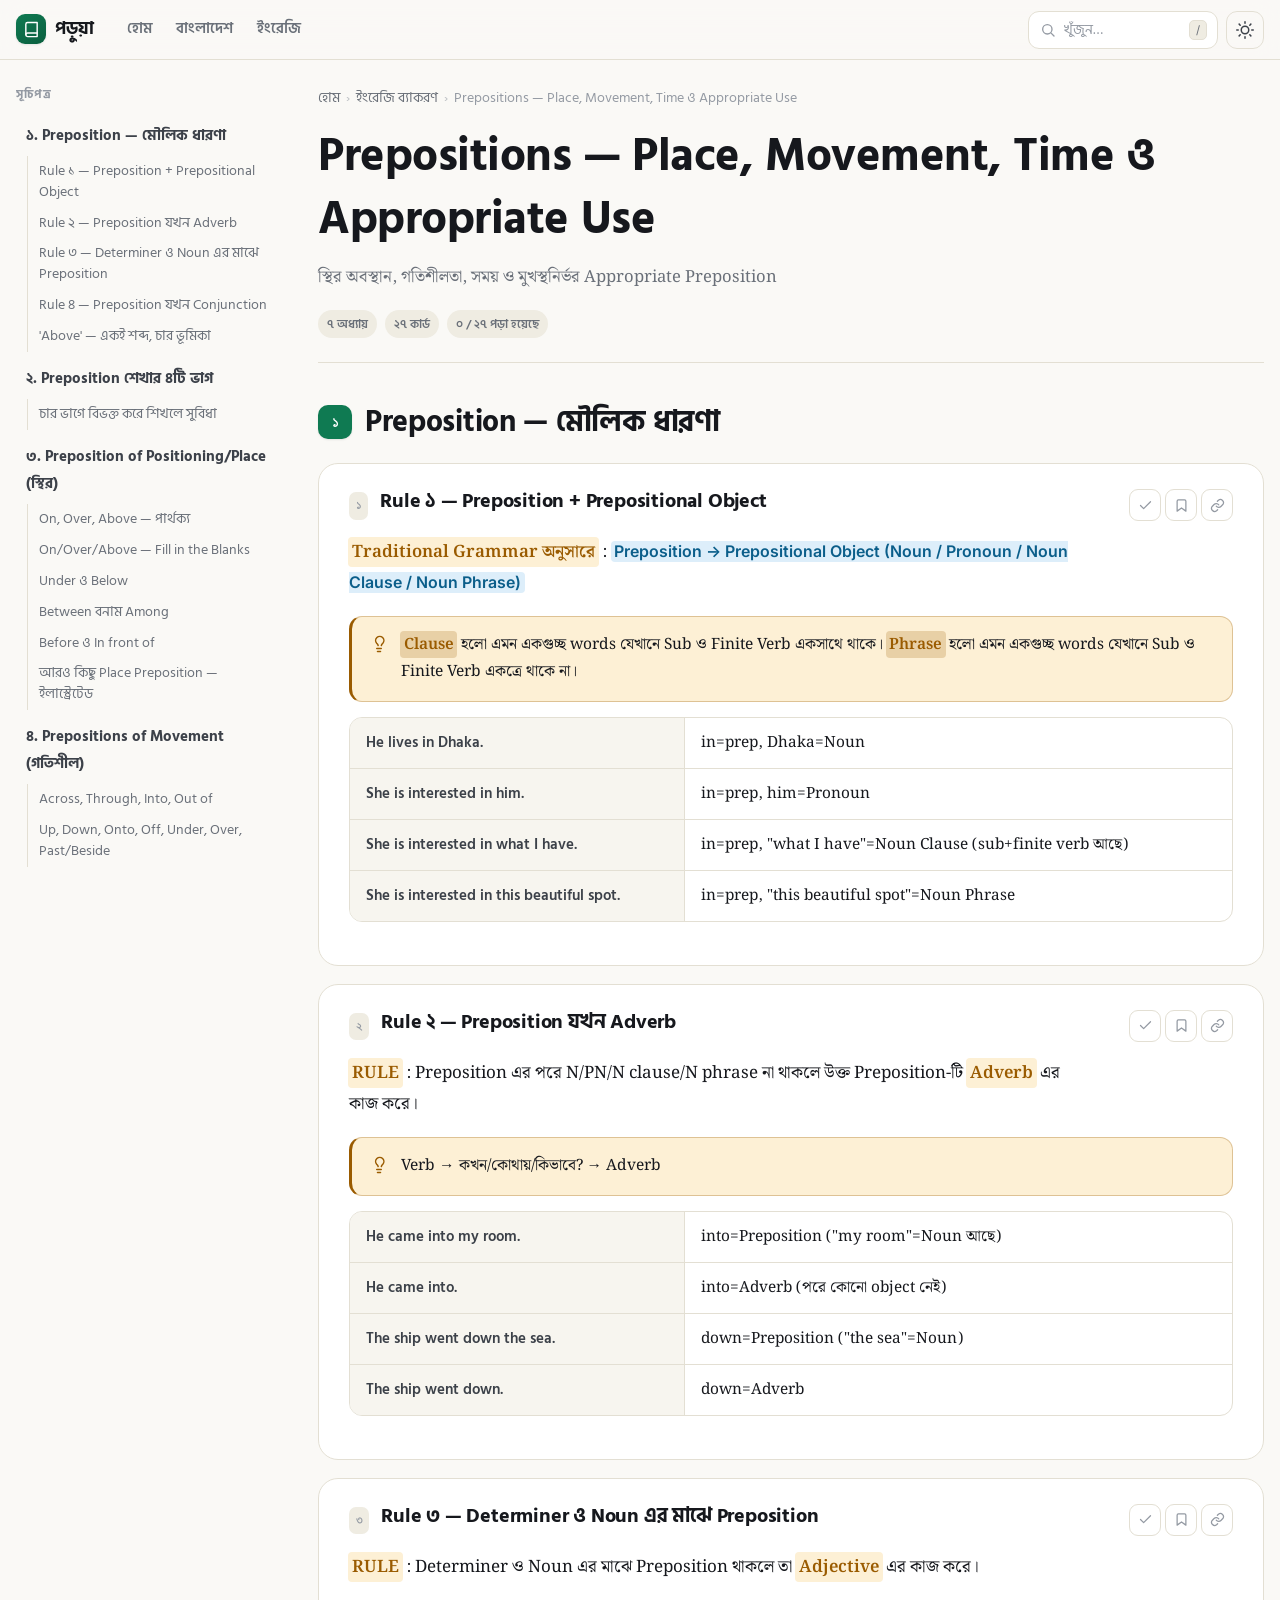
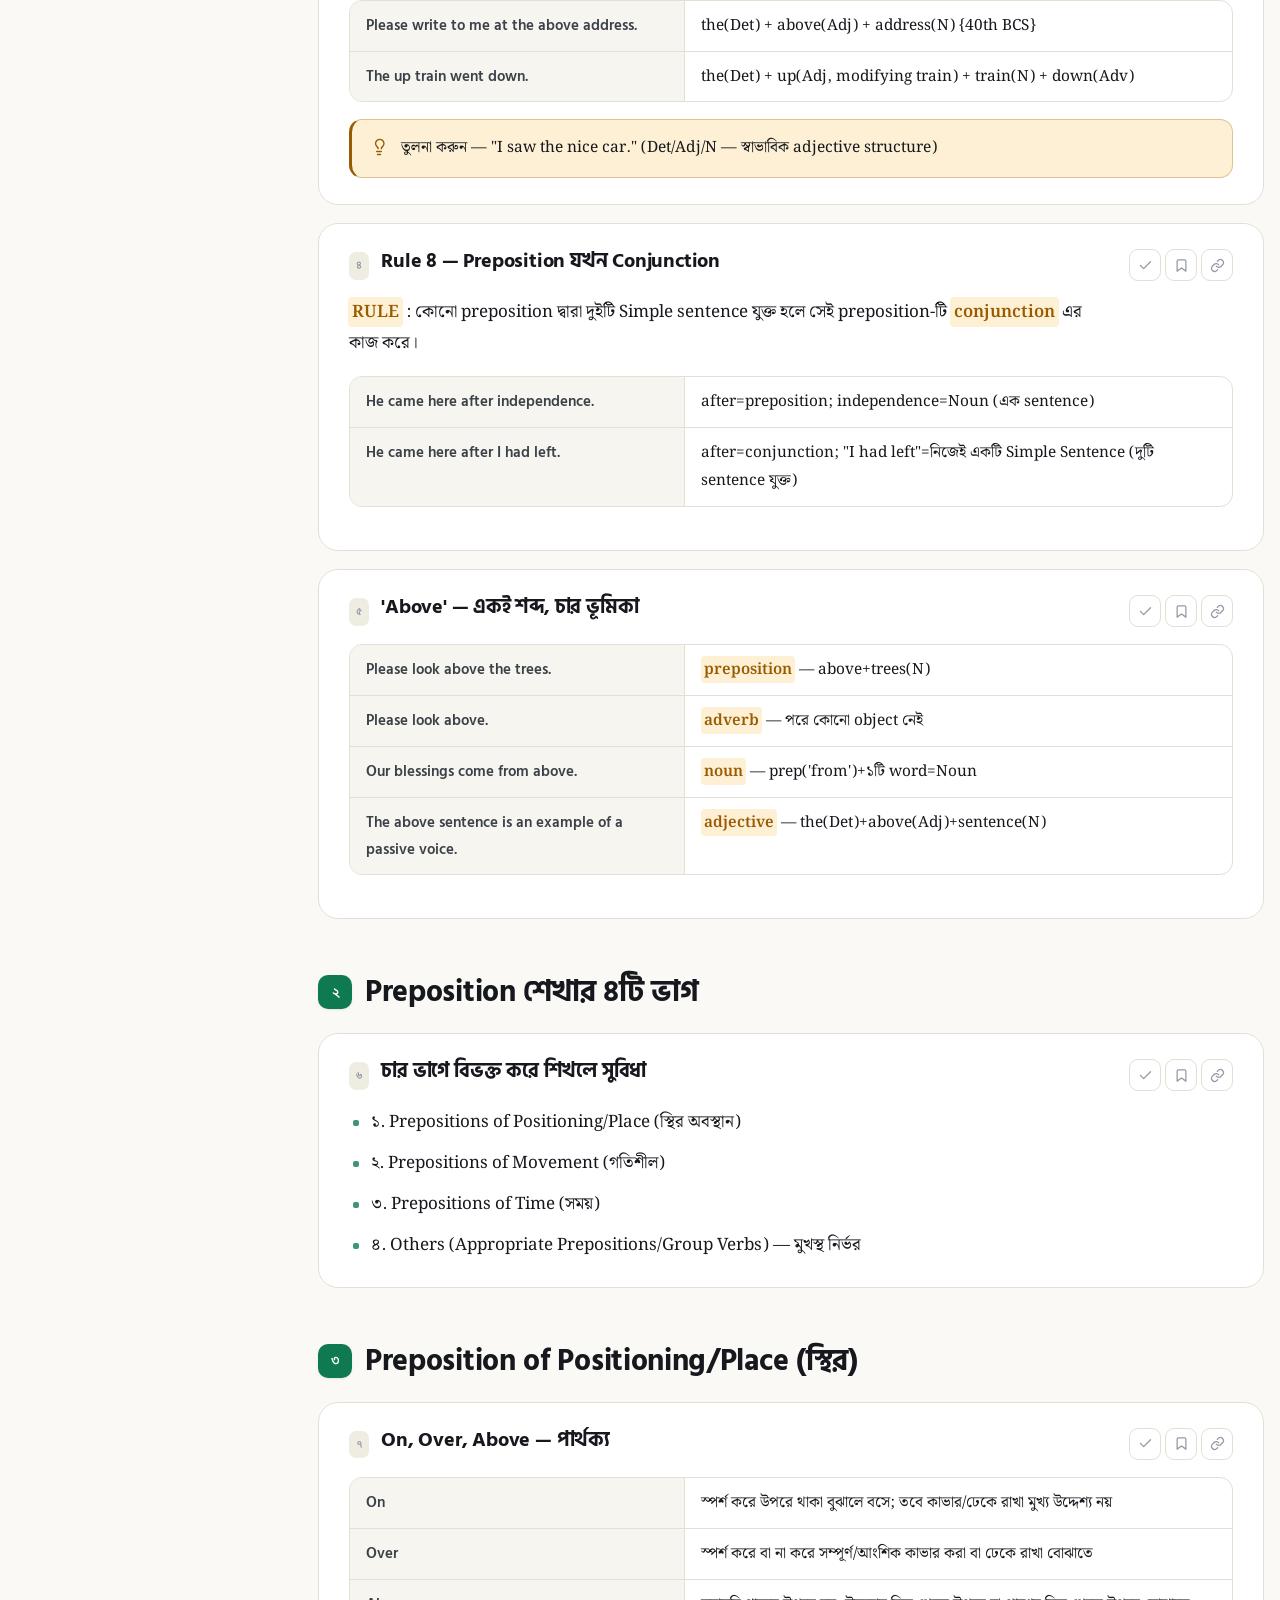
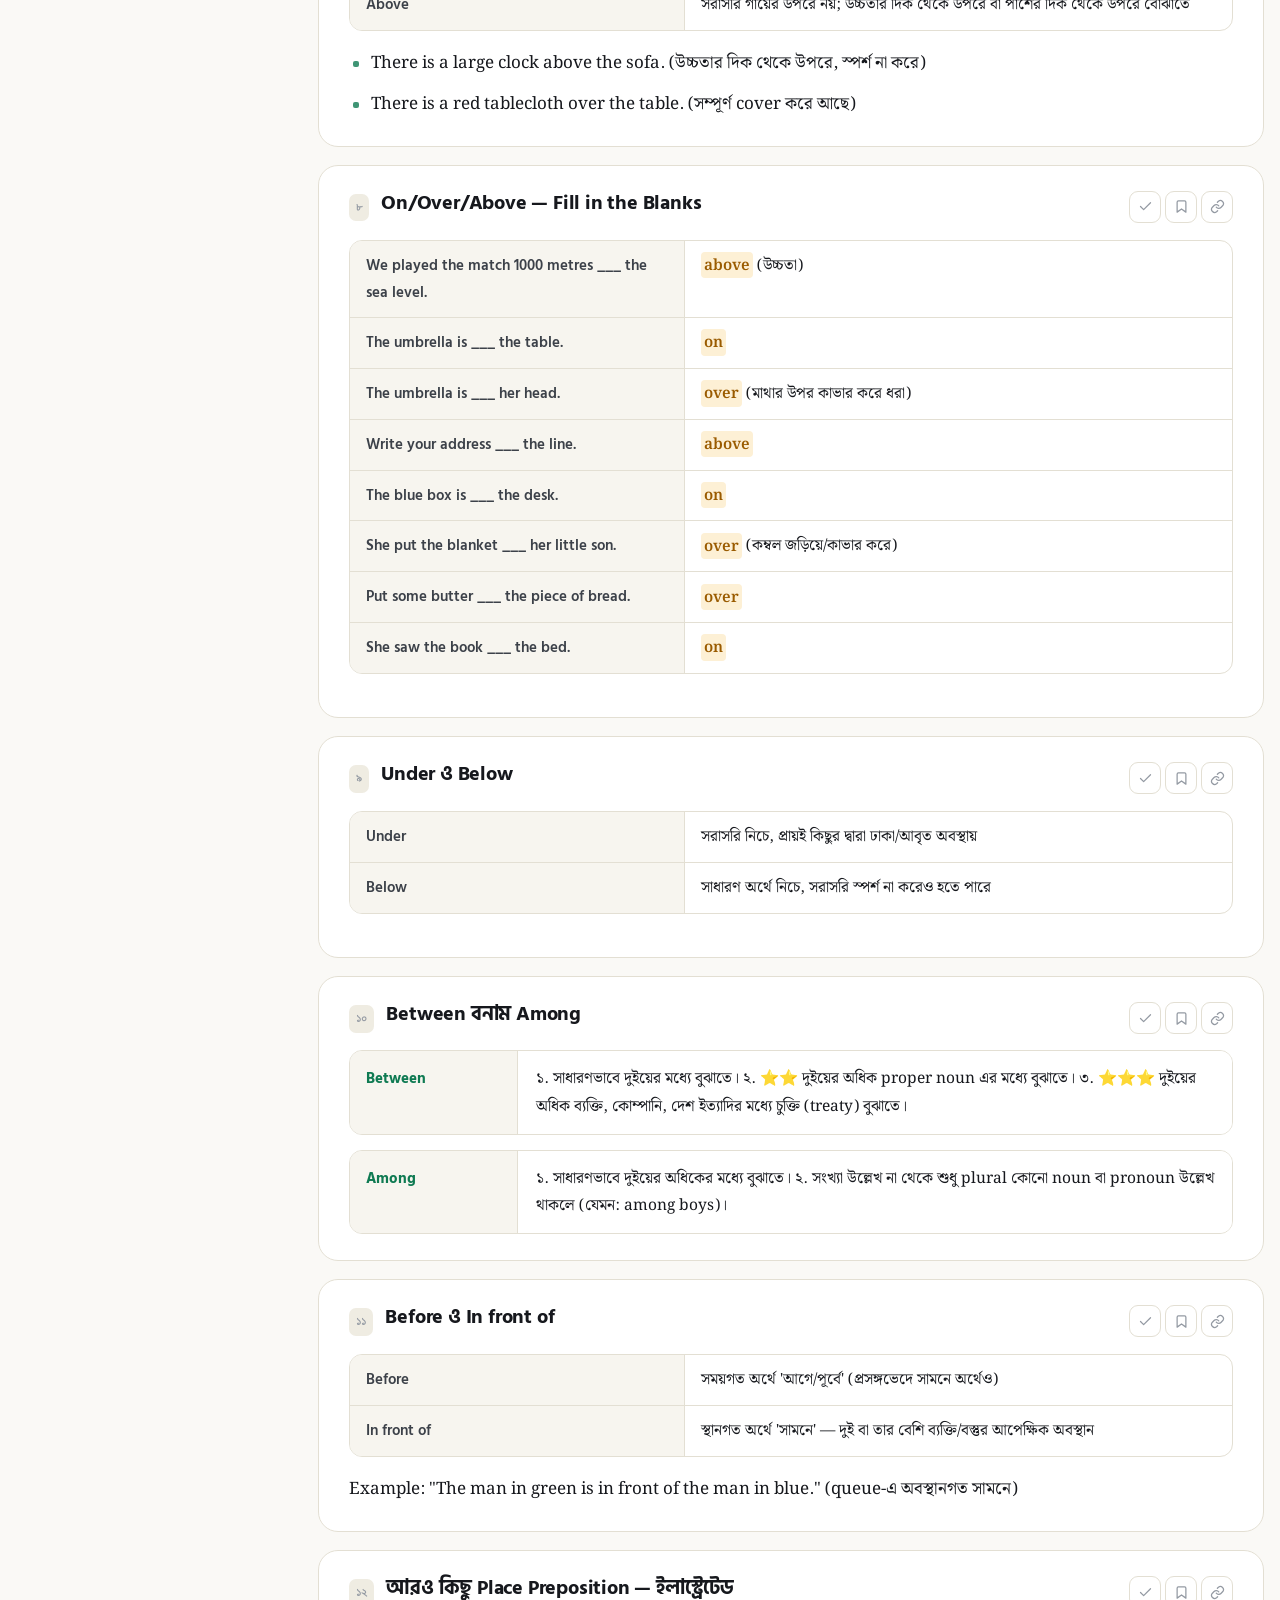
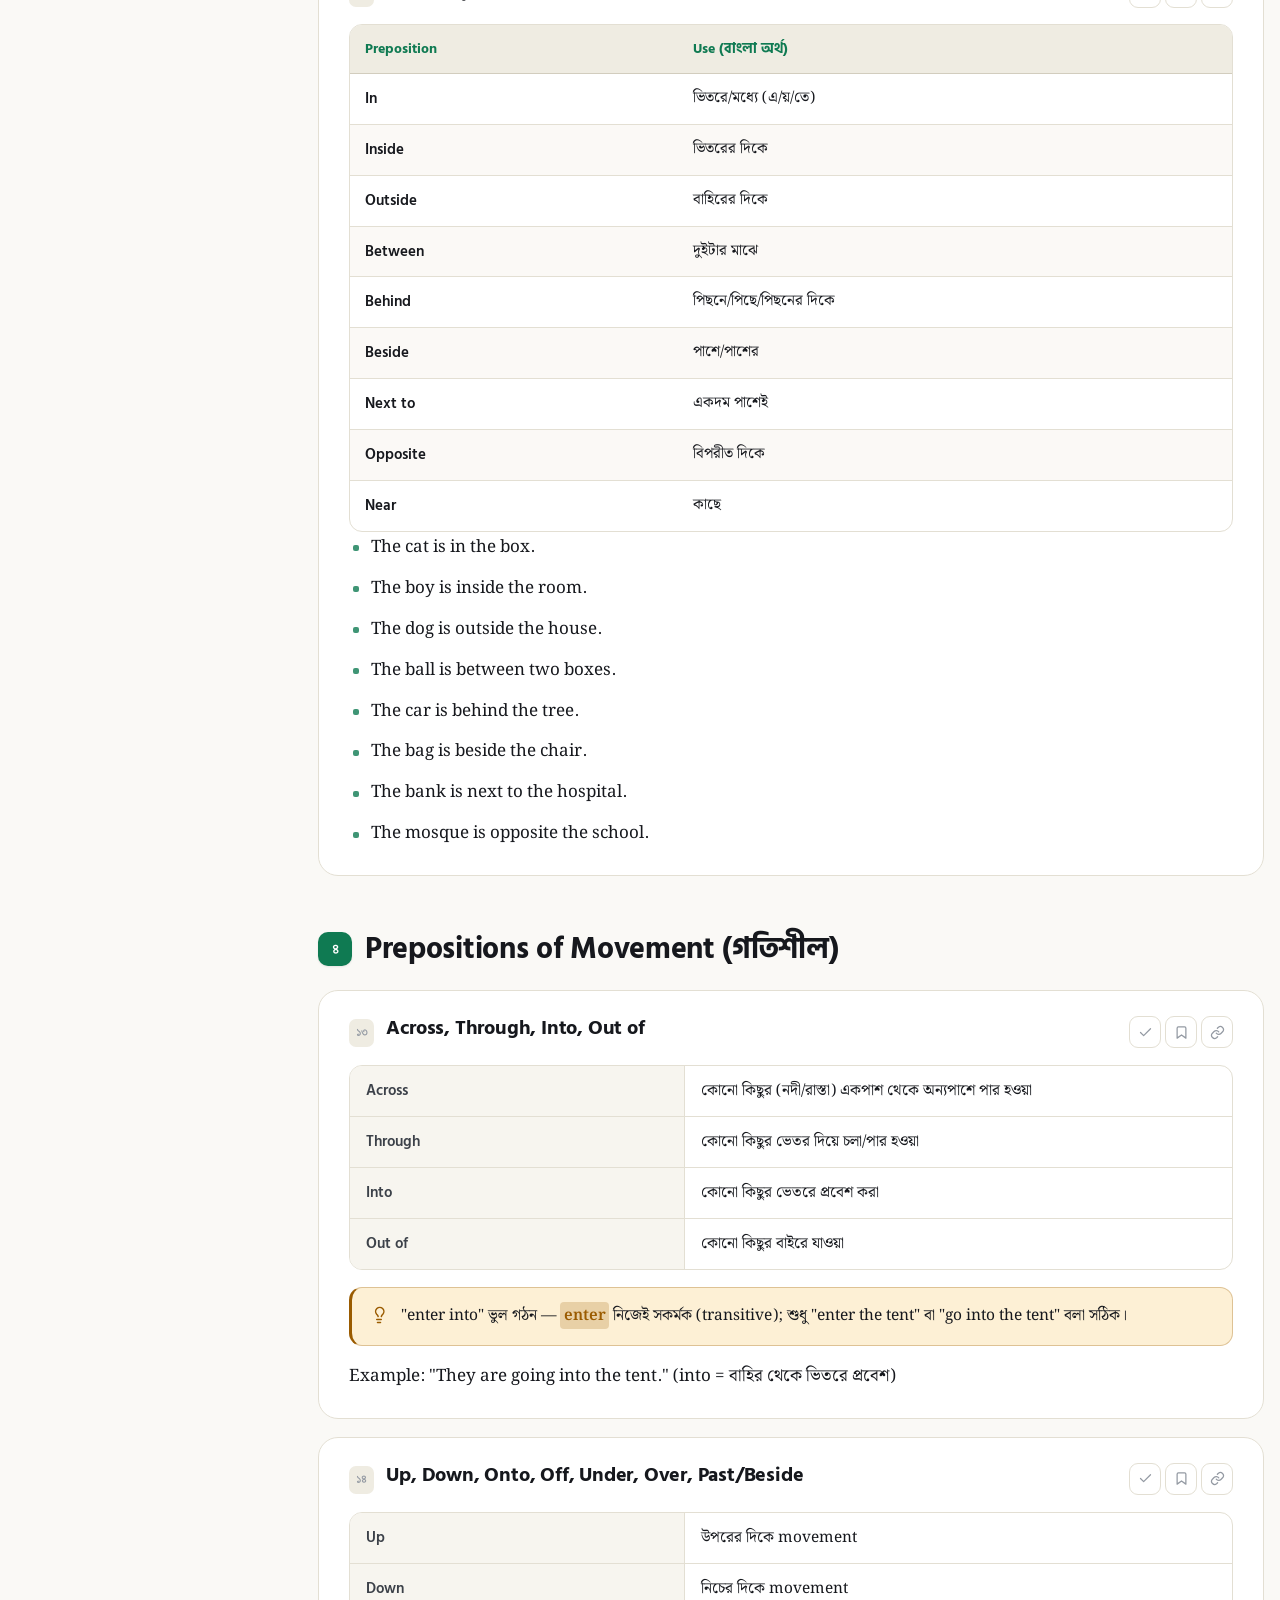
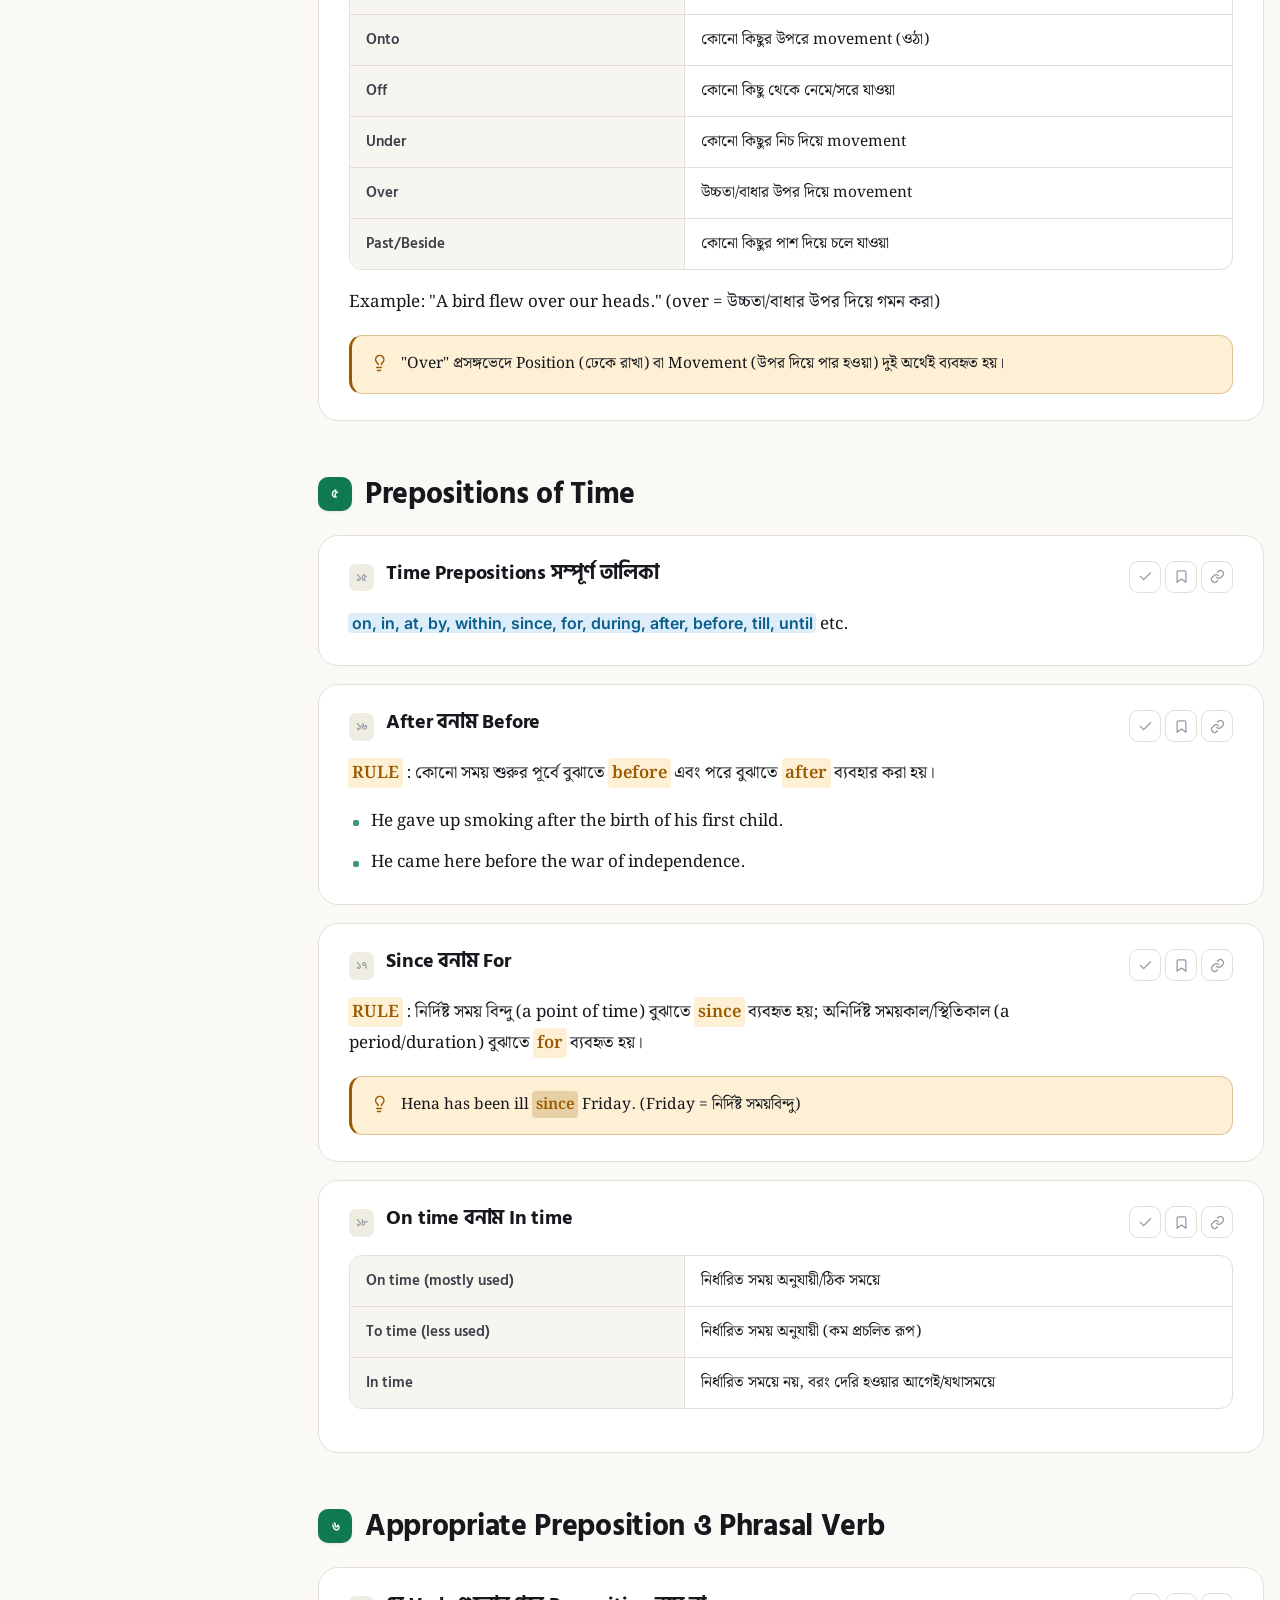
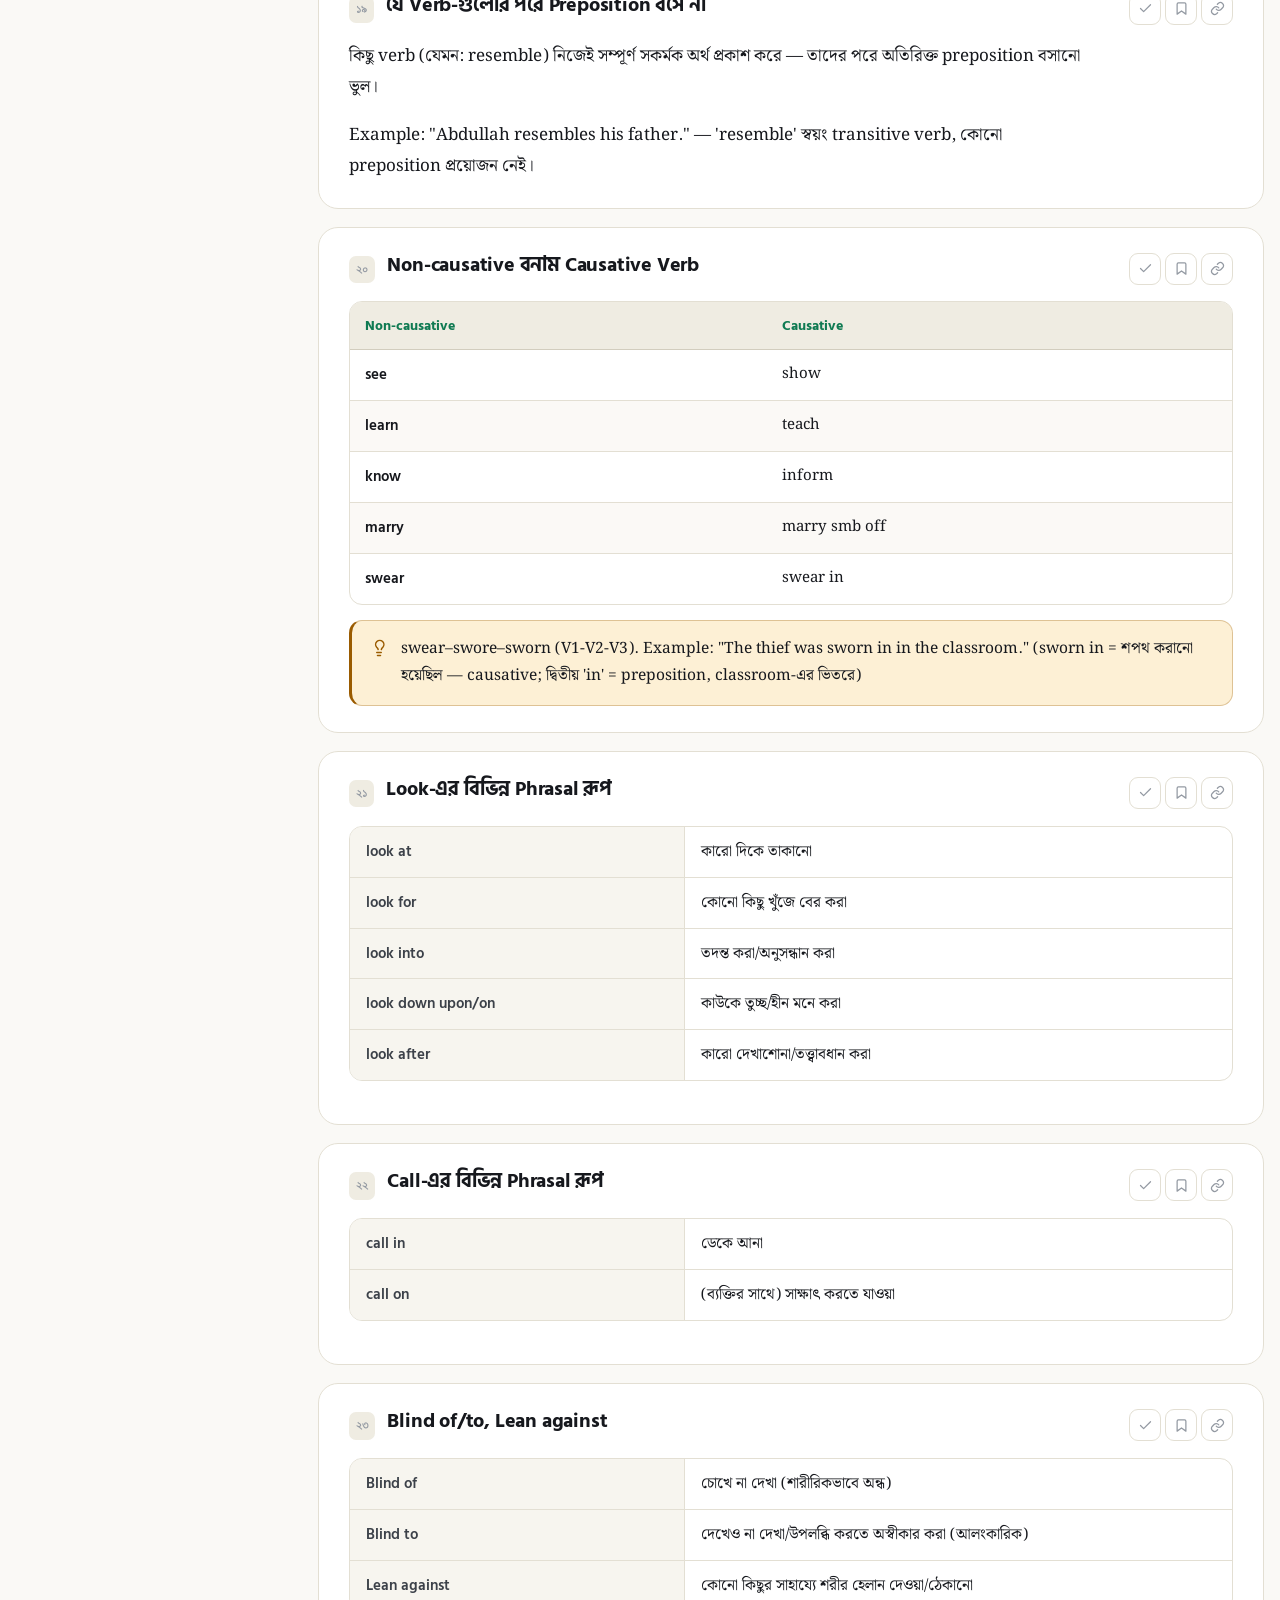
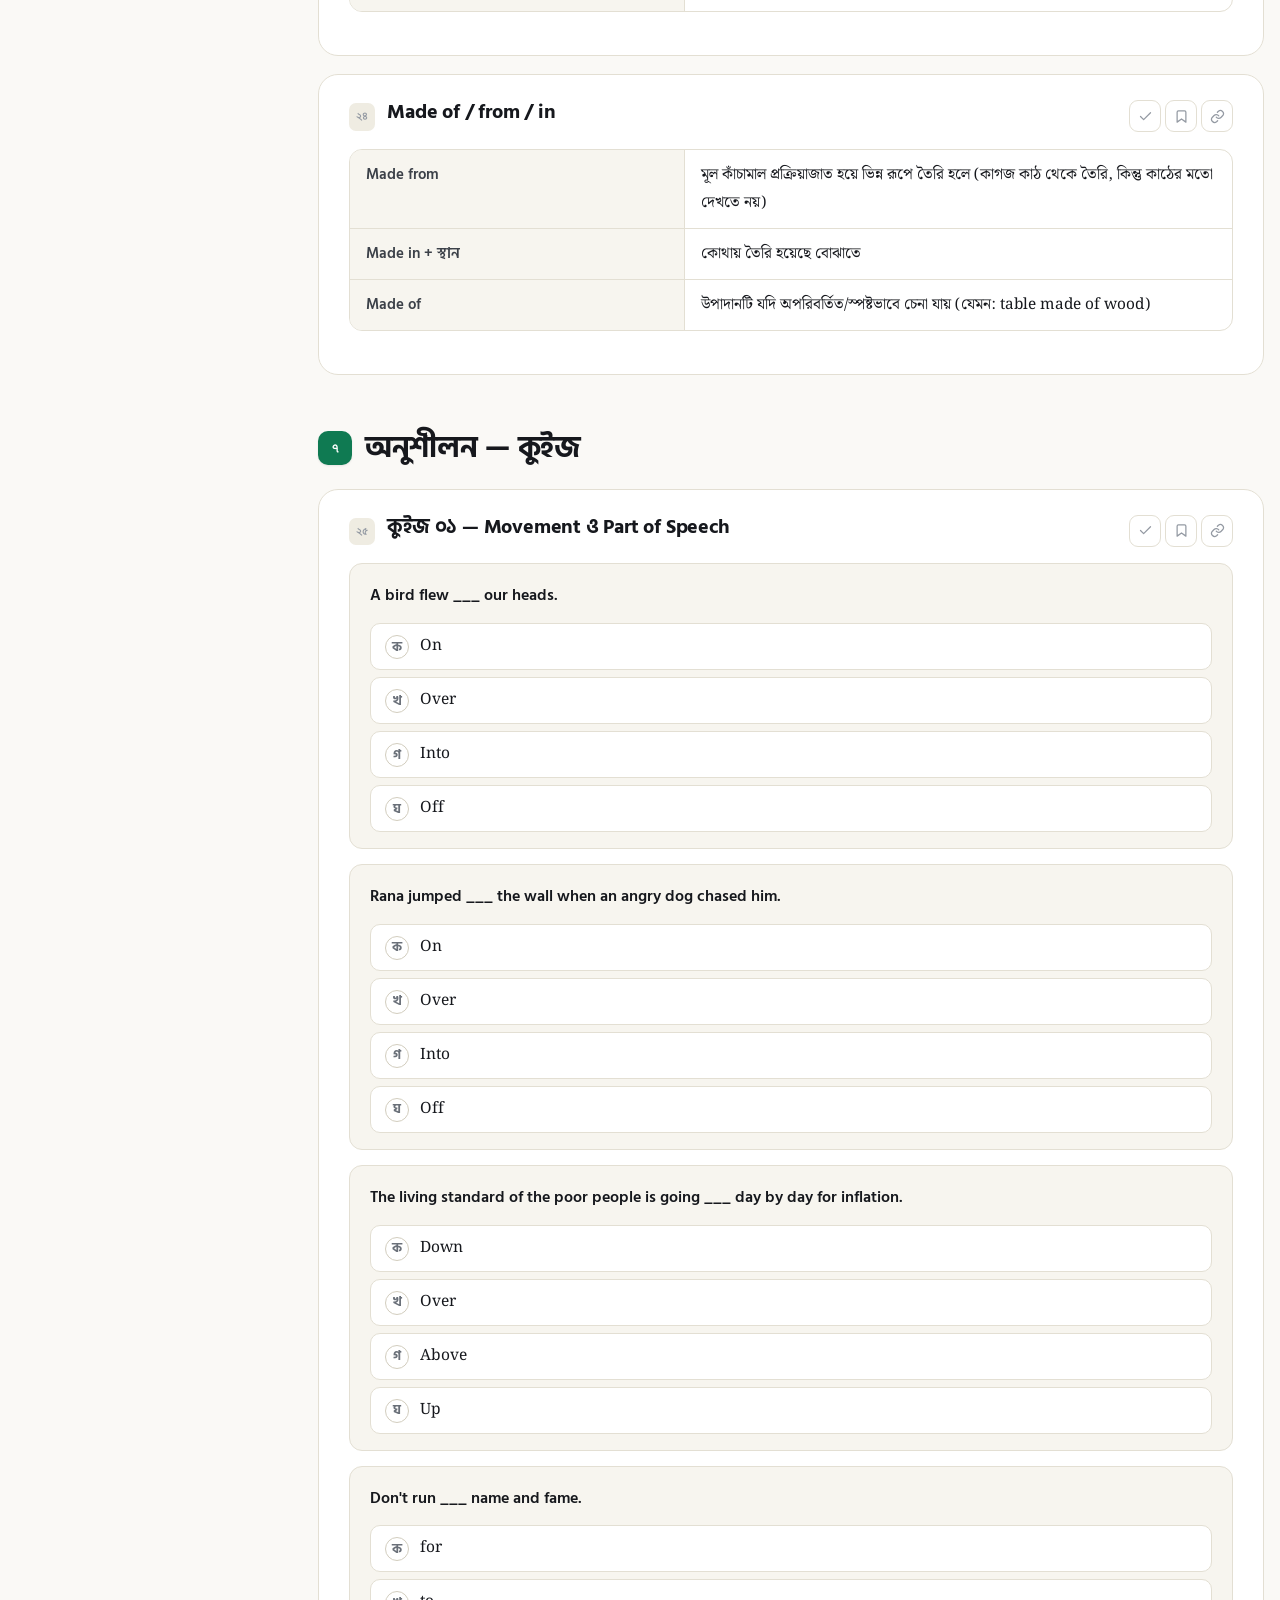
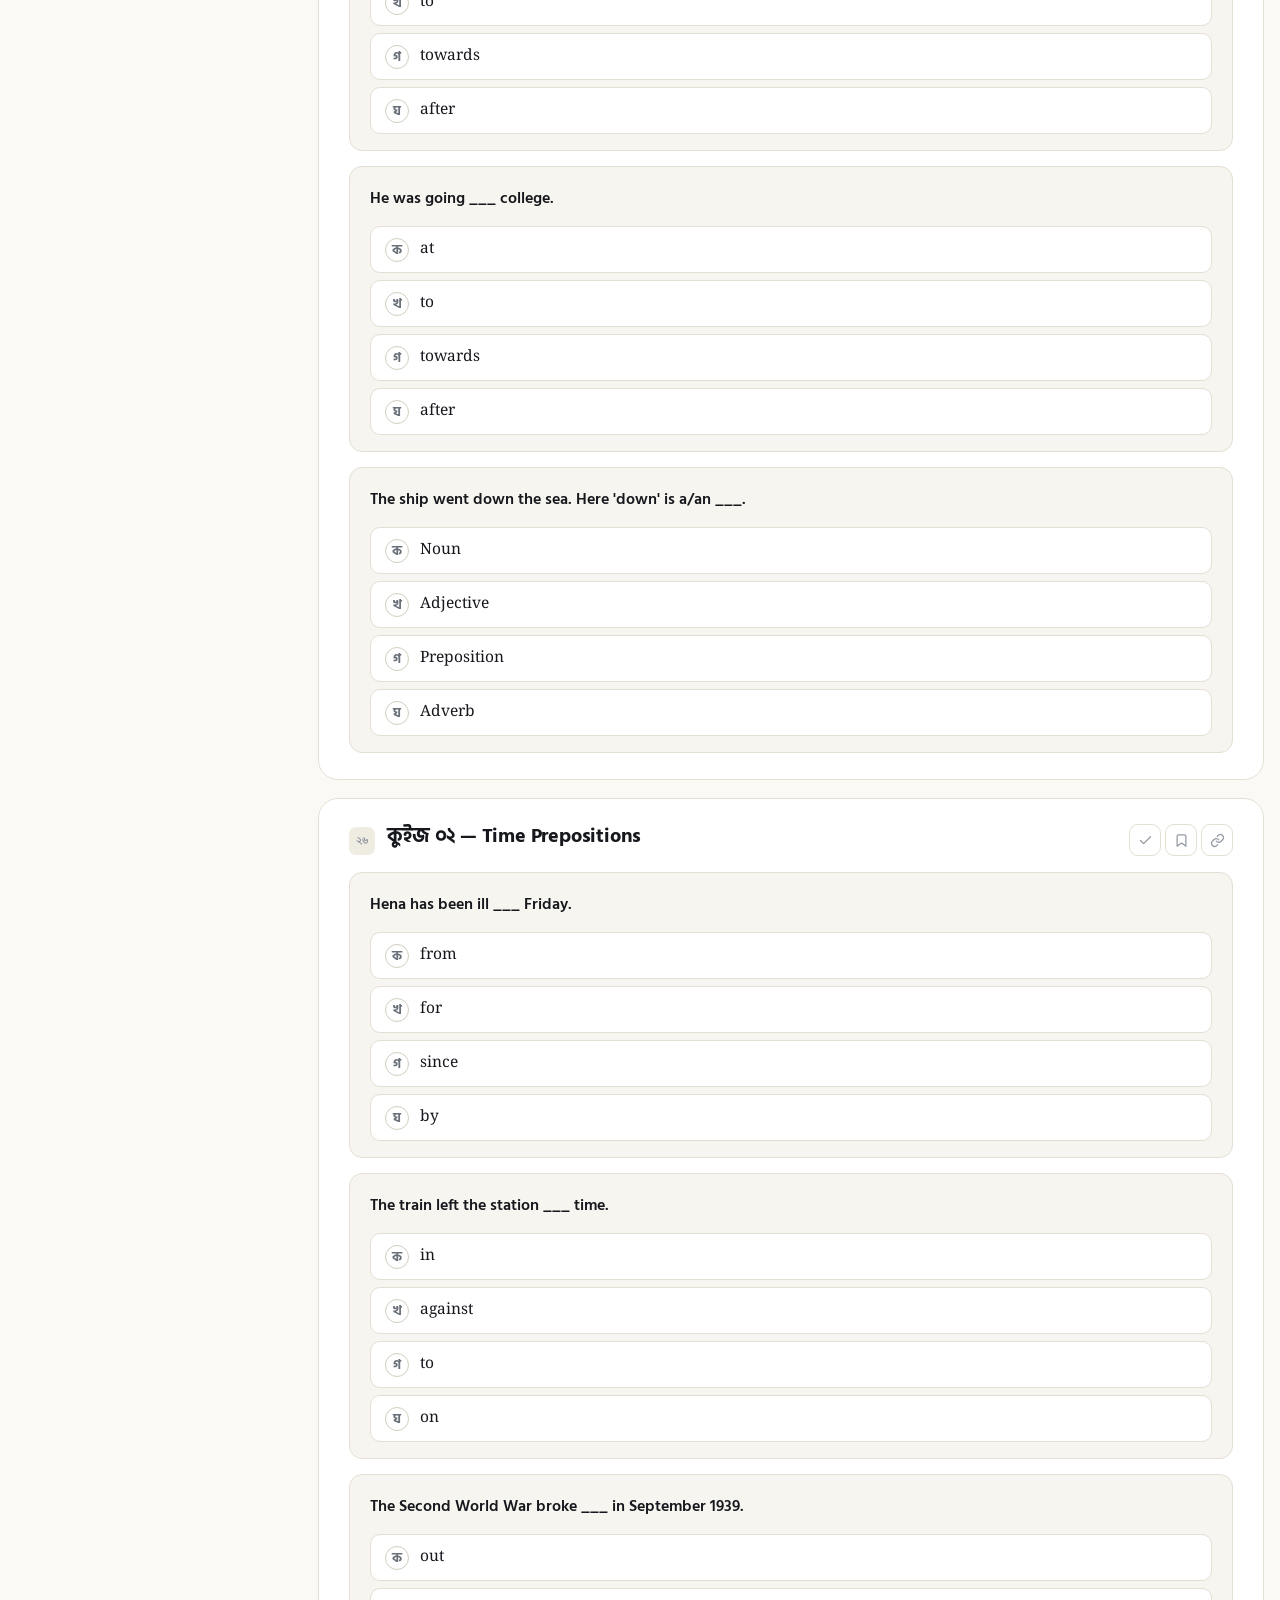
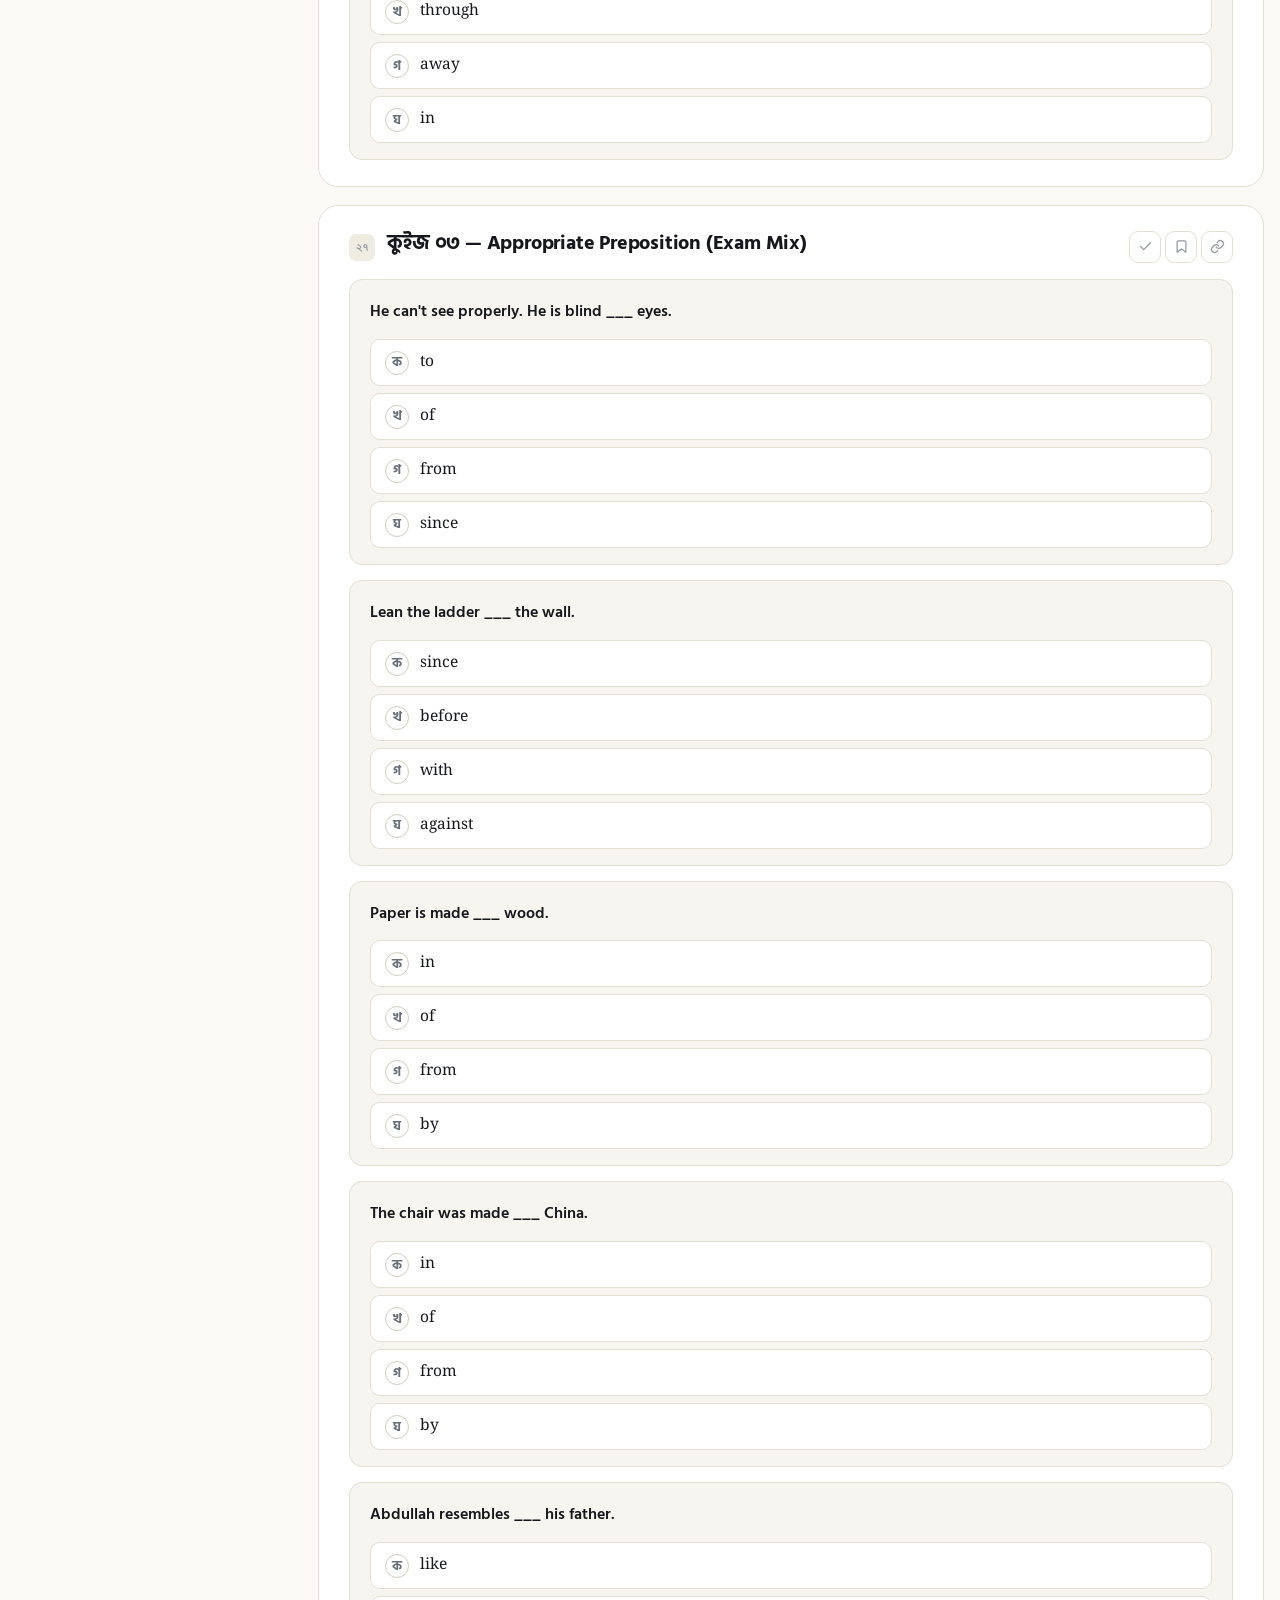
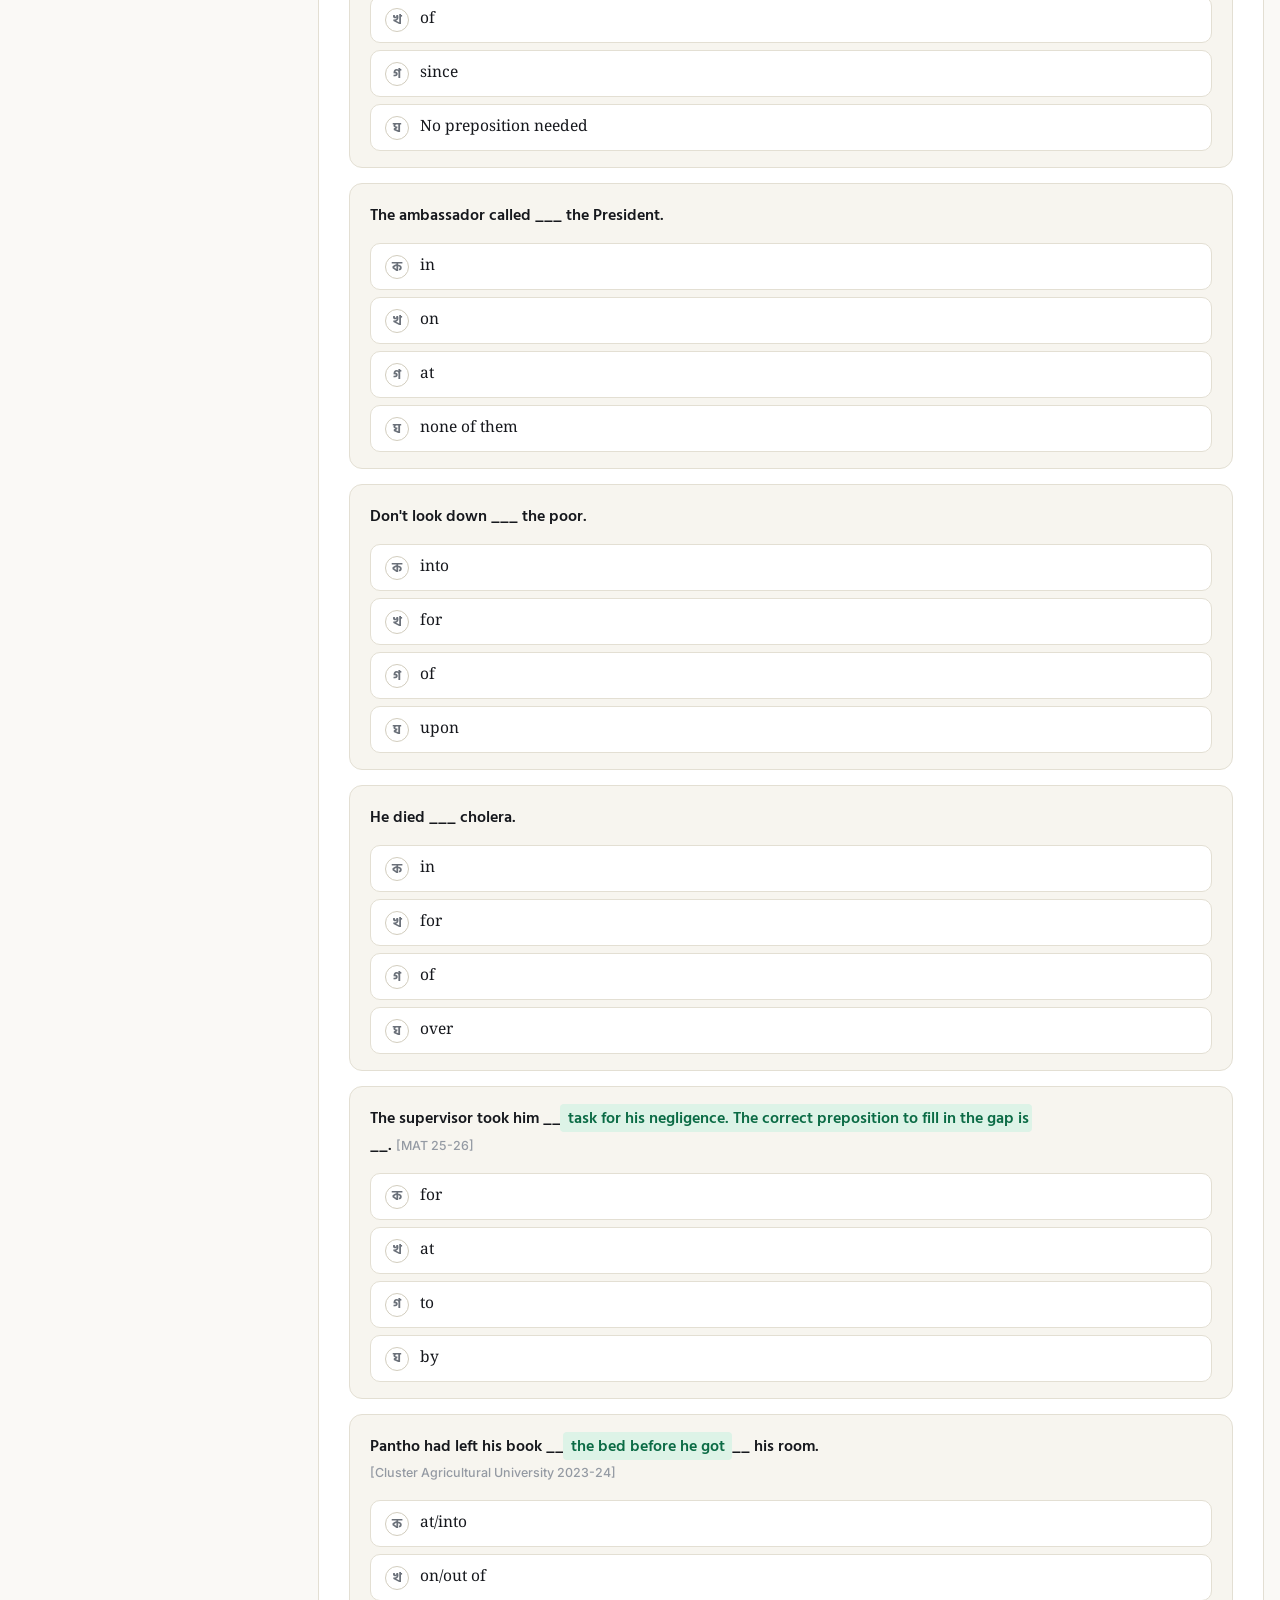
<file: english/eng-prepositions/index.html>
<!doctype html>
<html lang="bn" data-base="../../">
<head>
<meta charset="utf-8">
<meta name="viewport" content="width=device-width, initial-scale=1, viewport-fit=cover">
<title>Prepositions — Place, Movement, Time ও Appropriate Use — ইংরেজি ব্যাকরণ | পড়ুয়া</title>
<meta name="description" content="Preposition-এর মৌলিক কনসেপ্ট (preposition বনাম adverb বনাম adjective বনাম conjunction), on/over/above, under/below, between/among, before/in front of, প্রিপোজিশন অফ মুভমেন্ট, প্রিপোজিশন অফ টাইম (since/for, before/after), এবং appropriate preposition ও phrasal verb — admission test ও BCS প্রশ্নসহ।">
<meta name="keywords" content="preposition, prepositional phrase, preposition of place, preposition of movement, preposition of time, since vs for, appropriate preposition, phrasal verb, English grammar">
<link rel="canonical" href="https://subrotoasg.github.io/poruya/english/eng-prepositions/">
<meta name="robots" content="index, follow, max-snippet:-1, max-image-preview:large, max-video-preview:-1">
<meta name="theme-color" content="#faf9f6">
<meta name="color-scheme" content="light dark">
<meta property="og:type" content="article">
<meta property="og:site_name" content="পড়ুয়া">
<meta property="og:locale" content="bn_BD">
<meta property="og:title" content="Prepositions — Place, Movement, Time ও Appropriate Use — ইংরেজি ব্যাকরণ | পড়ুয়া">
<meta property="og:description" content="Preposition-এর মৌলিক কনসেপ্ট (preposition বনাম adverb বনাম adjective বনাম conjunction), on/over/above, under/below, between/among, before/in front of, প্রিপোজিশন অফ মুভমেন্ট, প্রিপোজিশন অফ টাইম (since/for, before/after), এবং appropriate preposition ও phrasal verb — admission test ও BCS প্রশ্নসহ।">
<meta property="og:url" content="https://subrotoasg.github.io/poruya/english/eng-prepositions/">
<meta name="twitter:card" content="summary_large_image">
<meta name="twitter:title" content="Prepositions — Place, Movement, Time ও Appropriate Use — ইংরেজি ব্যাকরণ | পড়ুয়া">
<meta name="twitter:description" content="Preposition-এর মৌলিক কনসেপ্ট (preposition বনাম adverb বনাম adjective বনাম conjunction), on/over/above, under/below, between/among, before/in front of, প্রিপোজিশন অফ মুভমেন্ট, প্রিপোজিশন অফ টাইম (since/for, before/after), এবং appropriate preposition ও phrasal verb — admission test ও BCS প্রশ্নসহ।">
<link rel="icon" href="../../assets/favicon.svg" type="image/svg+xml">
<link rel="manifest" href="../../manifest.webmanifest">
<link rel="alternate" type="text/markdown" href="https://subrotoasg.github.io/poruya/english/eng-prepositions/index.md">
<link rel="preconnect" href="https://fonts.googleapis.com">
<link rel="preconnect" href="https://fonts.gstatic.com" crossorigin>
<link rel="stylesheet" href="https://fonts.googleapis.com/css2?family=Hind+Siliguri:wght@400;500;600;700&family=Noto+Serif+Bengali:wght@400;500;600;700&family=Inter:wght@400;500;600;700&display=swap">
<link rel="stylesheet" href="../../assets/css/style.css">
<script>try{var t=localStorage.getItem('theme');if(t==='dark'||t==='light')document.documentElement.setAttribute('data-theme',t)}catch(e){}</script>
<script type="application/ld+json">{"@context":"https://schema.org","@type":"Article","headline":"Prepositions — Place, Movement, Time ও Appropriate Use","description":"Preposition-এর মৌলিক কনসেপ্ট (preposition বনাম adverb বনাম adjective বনাম conjunction), on/over/above, under/below, between/among, before/in front of, প্রিপোজিশন অফ মুভমেন্ট, প্রিপোজিশন অফ টাইম (since/for, before/after), এবং appropriate preposition ও phrasal verb — admission test ও BCS প্রশ্নসহ।","inLanguage":"bn","mainEntityOfPage":"https://subrotoasg.github.io/poruya/english/eng-prepositions/","articleSection":"ইংরেজি ব্যাকরণ","keywords":"preposition, prepositional phrase, preposition of place, preposition of movement, preposition of time, since vs for, appropriate preposition, phrasal verb, English grammar","isPartOf":{"@type":"CreativeWorkSeries","name":"ইংরেজি ব্যাকরণ","url":"https://subrotoasg.github.io/poruya/english/"}}</script>
<script type="application/ld+json">{"@context":"https://schema.org","@type":"BreadcrumbList","itemListElement":[{"@type":"ListItem","position":1,"name":"হোম","item":"https://subrotoasg.github.io/poruya/"},{"@type":"ListItem","position":2,"name":"ইংরেজি ব্যাকরণ","item":"https://subrotoasg.github.io/poruya/english/"},{"@type":"ListItem","position":3,"name":"Prepositions — Place, Movement, Time ও Appropriate Use","item":"https://subrotoasg.github.io/poruya/english/eng-prepositions/"}]}</script>
<script type="application/ld+json">{"@context":"https://schema.org","@type":"LearningResource","name":"Prepositions — Place, Movement, Time ও Appropriate Use","learningResourceType":"নোট","educationalLevel":"পরীক্ষা প্রস্তুতি","inLanguage":"bn","url":"https://subrotoasg.github.io/poruya/english/eng-prepositions/","teaches":"Preposition — মৌলিক ধারণা, Preposition শেখার ৪টি ভাগ, Preposition of Positioning/Place (স্থির), Prepositions of Movement (গতিশীল), Prepositions of Time, Appropriate Preposition ও Phrasal Verb, অনুশীলন — কুইজ"}</script>
</head>
<body class="" data-topic="eng-prepositions">
<a class="skip-link" href="#main">মূল কন্টেন্টে যান</a>

<header class="site-header">
  <div class="wrap">
    <a class="brand" href="../../">
      <span class="brand-mark"><svg viewBox="0 0 24 24" fill="none" stroke="currentColor" stroke-width="2" stroke-linecap="round" stroke-linejoin="round" aria-hidden="true"><path d="M4 19.5A2.5 2.5 0 0 1 6.5 17H20"/><path d="M6.5 2H20v20H6.5A2.5 2.5 0 0 1 4 19.5v-15A2.5 2.5 0 0 1 6.5 2Z"/></svg></span>
      পড়ুয়া
    </a>
    <nav class="header-nav" aria-label="প্রধান মেনু">
      <a href="../../">হোম</a>
      <a href="../../bangladesh-affairs/">বাংলাদেশ</a>
      <a href="../../english/">ইংরেজি</a>
    </nav>
    <div class="header-tools">
      <button class="search-trigger" data-search-open type="button" aria-label="খুঁজুন">
        <svg viewBox="0 0 24 24" fill="none" stroke="currentColor" stroke-width="2" stroke-linecap="round" stroke-linejoin="round" aria-hidden="true"><circle cx="11" cy="11" r="7"/><path d="m21 21-4.3-4.3"/></svg><span>খুঁজুন…</span><kbd>/</kbd>
      </button>
      <button class="icon-btn" data-theme-btn type="button" aria-label="থিম পরিবর্তন"><svg viewBox="0 0 24 24" fill="none" stroke="currentColor" stroke-width="2" stroke-linecap="round" stroke-linejoin="round" aria-hidden="true"><path d="M12 17a5 5 0 1 0 0-10 5 5 0 0 0 0 10Z"/><path d="M12 1v2M12 21v2M4.2 4.2l1.4 1.4M18.4 18.4l1.4 1.4M1 12h2M21 12h2M4.2 19.8l1.4-1.4M18.4 5.6l1.4-1.4"/></svg></button>
    </div>
  </div>
  <div class="progress-rail" aria-hidden="true"><i></i></div>
</header>

<main id="main">
<div class="wrap">
  <div class="topic-layout">
    <nav class="toc" aria-label="এই পাতার সূচি">
  <h4>সূচিপত্র</h4>
  <ol>
    <li class="toc-sec">
      <a href="#basic-concept">১. Preposition — মৌলিক ধারণা</a>
      <ol><li><a href="#rule-1">Rule ১ — Preposition + Prepositional Object</a></li><li><a href="#rule-2">Rule ২ — Preposition যখন Adverb</a></li><li><a href="#rule-3">Rule ৩ — Determiner ও Noun এর মাঝে Preposition</a></li><li><a href="#rule-4">Rule ৪ — Preposition যখন Conjunction</a></li><li><a href="#above-quiz-examples">'Above' — একই শব্দ, চার ভূমিকা</a></li></ol>
    </li>
    <li class="toc-sec">
      <a href="#preposition-categories">২. Preposition শেখার ৪টি ভাগ</a>
      <ol><li><a href="#four-parts">চার ভাগে বিভক্ত করে শিখলে সুবিধা</a></li></ol>
    </li>
    <li class="toc-sec">
      <a href="#position-prepositions">৩. Preposition of Positioning/Place (স্থির)</a>
      <ol><li><a href="#on-over-above">On, Over, Above — পার্থক্য</a></li><li><a href="#on-over-above-practice">On/Over/Above — Fill in the Blanks</a></li><li><a href="#under-below">Under ও Below</a></li><li><a href="#between-among">Between বনাম Among</a></li><li><a href="#before-infront">Before ও In front of</a></li><li><a href="#more-place-prepositions">আরও কিছু Place Preposition — ইলাস্ট্রেটেড</a></li></ol>
    </li>
    <li class="toc-sec">
      <a href="#movement-prepositions">৪. Prepositions of Movement (গতিশীল)</a>
      <ol><li><a href="#across-through-into">Across, Through, Into, Out of</a></li><li><a href="#up-down-onto">Up, Down, Onto, Off, Under, Over, Past/Beside</a></li></ol>
    </li>
    <li class="toc-sec">
      <a href="#time-prepositions">৫. Prepositions of Time</a>
      <ol><li><a href="#time-list">Time Prepositions সম্পূর্ণ তালিকা</a></li><li><a href="#after-before">After বনাম Before</a></li><li><a href="#since-for">Since বনাম For</a></li><li><a href="#on-time-in-time">On time বনাম In time</a></li></ol>
    </li>
    <li class="toc-sec">
      <a href="#appropriate-prepositions">৬. Appropriate Preposition ও Phrasal Verb</a>
      <ol><li><a href="#no-preposition-verbs">যে Verb-গুলোর পরে Preposition বসে না</a></li><li><a href="#causative-verbs">Non-causative বনাম Causative Verb</a></li><li><a href="#look-phrasal">Look-এর বিভিন্ন Phrasal রূপ</a></li><li><a href="#call-phrasal">Call-এর বিভিন্ন Phrasal রূপ</a></li><li><a href="#blind-lean">Blind of/to, Lean against</a></li><li><a href="#made-of-from-in">Made of / from / in</a></li></ol>
    </li>
    <li class="toc-sec">
      <a href="#quiz">৭. অনুশীলন — কুইজ</a>
      <ol><li><a href="#quiz-prep-1">কুইজ ০১ — Movement ও Part of Speech</a></li><li><a href="#quiz-prep-2">কুইজ ০২ — Time Prepositions</a></li><li><a href="#quiz-prep-3">কুইজ ০৩ — Appropriate Preposition (Exam Mix)</a></li></ol>
    </li>
  </ol>
</nav>
    <div>
      <header class="topic-head">
        <nav class="breadcrumb" aria-label="ব্রেডক্রাম্ব">
          <a href="../../">হোম</a><span aria-hidden="true">›</span>
          <a href="../">ইংরেজি ব্যাকরণ</a><span aria-hidden="true">›</span>
          <span>Prepositions — Place, Movement, Time ও Appropriate Use</span>
        </nav>
        <h1>Prepositions — Place, Movement, Time ও Appropriate Use</h1>
        <p class="sub">স্থির অবস্থান, গতিশীলতা, সময় ও মুখস্থনির্ভর Appropriate Preposition</p>
        <div class="topic-meta">
          <span class="chip">৭ অধ্যায়</span>
          <span class="chip">২৭ কার্ড</span>
          <span class="chip" data-read-count>০ / ২৭ পড়া হয়েছে</span>
        </div>
      </header>
      <section class="sec" id="basic-concept">
  <div class="sec-head">
    <span class="sec-num">১</span>
    <h2>Preposition — মৌলিক ধারণা</h2>
  </div>
  <article class="card" id="rule-1">
    <div class="card-head">
      <span class="card-num">১</span>
      <h3>Rule ১ — Preposition + Prepositional Object</h3>
      <div class="card-actions">
        <button class="mini-btn rd" type="button" aria-pressed="false" aria-label="পড়া হয়েছে চিহ্নিত করুন" title="পড়া হয়েছে"><svg viewBox="0 0 24 24" fill="none" stroke="currentColor" stroke-width="2" stroke-linecap="round" stroke-linejoin="round" aria-hidden="true"><path d="M20 6 9 17l-5-5"/></svg></button>
        <button class="mini-btn bm" type="button" aria-pressed="false" aria-label="বুকমার্ক" title="বুকমার্ক"><svg viewBox="0 0 24 24" fill="none" stroke="currentColor" stroke-width="2" stroke-linecap="round" stroke-linejoin="round" aria-hidden="true"><path d="m19 21-7-5-7 5V5a2 2 0 0 1 2-2h10a2 2 0 0 1 2 2z"/></svg></button>
        <button class="mini-btn cp" type="button" aria-label="লিংক কপি" title="লিংক কপি"><svg viewBox="0 0 24 24" fill="none" stroke="currentColor" stroke-width="2" stroke-linecap="round" stroke-linejoin="round" aria-hidden="true"><path d="M10 13a5 5 0 0 0 7.5.5l3-3a5 5 0 0 0-7-7l-1.7 1.7"/><path d="M14 11a5 5 0 0 0-7.5-.5l-3 3a5 5 0 0 0 7 7l1.7-1.7"/></svg></button>
      </div>
    </div>
    <div class="card-body">
      <p><mark class="hl hl-gold">Traditional Grammar অনুসারে</mark> : <span class="hl hl-cyan">Preposition → Prepositional Object (Noun / Pronoun / Noun Clause / Noun Phrase)</span></p>
      <div class="tip"><span class="tip-icon"><svg viewBox="0 0 24 24" fill="none" stroke="currentColor" stroke-width="2" stroke-linecap="round" stroke-linejoin="round" aria-hidden="true"><path d="M9 18h6M10 22h4"/><path d="M15.1 14c.3-1.3 1-2 2-3a5.5 5.5 0 1 0-8.2 0c1 1 1.7 1.7 2 3"/></svg></span><div class="tip-body"><mark class="hl hl-gold">Clause</mark> হলো এমন একগুচ্ছ words যেখানে Sub ও Finite Verb একসাথে থাকে। <mark class="hl hl-gold">Phrase</mark> হলো এমন একগুচ্ছ words যেখানে Sub ও Finite Verb একত্রে থাকে না।</div></div>
      <dl class="kv"><div class="kv-row"><dt>He lives in Dhaka.</dt><dd>in=prep, Dhaka=Noun</dd></div><div class="kv-row"><dt>She is interested in him.</dt><dd>in=prep, him=Pronoun</dd></div><div class="kv-row"><dt>She is interested in what I have.</dt><dd>in=prep, &quot;what I have&quot;=Noun Clause (sub+finite verb আছে)</dd></div><div class="kv-row"><dt>She is interested in this beautiful spot.</dt><dd>in=prep, &quot;this beautiful spot&quot;=Noun Phrase</dd></div></dl>
    </div>
  </article>
  <article class="card" id="rule-2">
    <div class="card-head">
      <span class="card-num">২</span>
      <h3>Rule ২ — Preposition যখন Adverb</h3>
      <div class="card-actions">
        <button class="mini-btn rd" type="button" aria-pressed="false" aria-label="পড়া হয়েছে চিহ্নিত করুন" title="পড়া হয়েছে"><svg viewBox="0 0 24 24" fill="none" stroke="currentColor" stroke-width="2" stroke-linecap="round" stroke-linejoin="round" aria-hidden="true"><path d="M20 6 9 17l-5-5"/></svg></button>
        <button class="mini-btn bm" type="button" aria-pressed="false" aria-label="বুকমার্ক" title="বুকমার্ক"><svg viewBox="0 0 24 24" fill="none" stroke="currentColor" stroke-width="2" stroke-linecap="round" stroke-linejoin="round" aria-hidden="true"><path d="m19 21-7-5-7 5V5a2 2 0 0 1 2-2h10a2 2 0 0 1 2 2z"/></svg></button>
        <button class="mini-btn cp" type="button" aria-label="লিংক কপি" title="লিংক কপি"><svg viewBox="0 0 24 24" fill="none" stroke="currentColor" stroke-width="2" stroke-linecap="round" stroke-linejoin="round" aria-hidden="true"><path d="M10 13a5 5 0 0 0 7.5.5l3-3a5 5 0 0 0-7-7l-1.7 1.7"/><path d="M14 11a5 5 0 0 0-7.5-.5l-3 3a5 5 0 0 0 7 7l1.7-1.7"/></svg></button>
      </div>
    </div>
    <div class="card-body">
      <p><mark class="hl hl-gold">RULE</mark> : Preposition এর পরে N/PN/N clause/N phrase না থাকলে উক্ত Preposition-টি <mark class="hl hl-gold">Adverb</mark> এর কাজ করে।</p>
      <div class="tip"><span class="tip-icon"><svg viewBox="0 0 24 24" fill="none" stroke="currentColor" stroke-width="2" stroke-linecap="round" stroke-linejoin="round" aria-hidden="true"><path d="M9 18h6M10 22h4"/><path d="M15.1 14c.3-1.3 1-2 2-3a5.5 5.5 0 1 0-8.2 0c1 1 1.7 1.7 2 3"/></svg></span><div class="tip-body">Verb → কখন/কোথায়/কিভাবে? → Adverb</div></div>
      <dl class="kv"><div class="kv-row"><dt>He came into my room.</dt><dd>into=Preposition (&quot;my room&quot;=Noun আছে)</dd></div><div class="kv-row"><dt>He came into.</dt><dd>into=Adverb (পরে কোনো object নেই)</dd></div><div class="kv-row"><dt>The ship went down the sea.</dt><dd>down=Preposition (&quot;the sea&quot;=Noun)</dd></div><div class="kv-row"><dt>The ship went down.</dt><dd>down=Adverb</dd></div></dl>
    </div>
  </article>
  <article class="card" id="rule-3">
    <div class="card-head">
      <span class="card-num">৩</span>
      <h3>Rule ৩ — Determiner ও Noun এর মাঝে Preposition</h3>
      <div class="card-actions">
        <button class="mini-btn rd" type="button" aria-pressed="false" aria-label="পড়া হয়েছে চিহ্নিত করুন" title="পড়া হয়েছে"><svg viewBox="0 0 24 24" fill="none" stroke="currentColor" stroke-width="2" stroke-linecap="round" stroke-linejoin="round" aria-hidden="true"><path d="M20 6 9 17l-5-5"/></svg></button>
        <button class="mini-btn bm" type="button" aria-pressed="false" aria-label="বুকমার্ক" title="বুকমার্ক"><svg viewBox="0 0 24 24" fill="none" stroke="currentColor" stroke-width="2" stroke-linecap="round" stroke-linejoin="round" aria-hidden="true"><path d="m19 21-7-5-7 5V5a2 2 0 0 1 2-2h10a2 2 0 0 1 2 2z"/></svg></button>
        <button class="mini-btn cp" type="button" aria-label="লিংক কপি" title="লিংক কপি"><svg viewBox="0 0 24 24" fill="none" stroke="currentColor" stroke-width="2" stroke-linecap="round" stroke-linejoin="round" aria-hidden="true"><path d="M10 13a5 5 0 0 0 7.5.5l3-3a5 5 0 0 0-7-7l-1.7 1.7"/><path d="M14 11a5 5 0 0 0-7.5-.5l-3 3a5 5 0 0 0 7 7l1.7-1.7"/></svg></button>
      </div>
    </div>
    <div class="card-body">
      <p><mark class="hl hl-gold">RULE</mark> : Determiner ও Noun এর মাঝে Preposition থাকলে তা <mark class="hl hl-gold">Adjective</mark> এর কাজ করে।</p>
      <dl class="kv"><div class="kv-row"><dt>Please write to me at the above address.</dt><dd>the(Det) + above(Adj) + address(N) {40th BCS}</dd></div><div class="kv-row"><dt>The up train went down.</dt><dd>the(Det) + up(Adj, modifying train) + train(N) + down(Adv)</dd></div></dl>
      <div class="tip"><span class="tip-icon"><svg viewBox="0 0 24 24" fill="none" stroke="currentColor" stroke-width="2" stroke-linecap="round" stroke-linejoin="round" aria-hidden="true"><path d="M9 18h6M10 22h4"/><path d="M15.1 14c.3-1.3 1-2 2-3a5.5 5.5 0 1 0-8.2 0c1 1 1.7 1.7 2 3"/></svg></span><div class="tip-body">তুলনা করুন — &quot;I saw the nice car.&quot; (Det/Adj/N — স্বাভাবিক adjective structure)</div></div>
    </div>
  </article>
  <article class="card" id="rule-4">
    <div class="card-head">
      <span class="card-num">৪</span>
      <h3>Rule ৪ — Preposition যখন Conjunction</h3>
      <div class="card-actions">
        <button class="mini-btn rd" type="button" aria-pressed="false" aria-label="পড়া হয়েছে চিহ্নিত করুন" title="পড়া হয়েছে"><svg viewBox="0 0 24 24" fill="none" stroke="currentColor" stroke-width="2" stroke-linecap="round" stroke-linejoin="round" aria-hidden="true"><path d="M20 6 9 17l-5-5"/></svg></button>
        <button class="mini-btn bm" type="button" aria-pressed="false" aria-label="বুকমার্ক" title="বুকমার্ক"><svg viewBox="0 0 24 24" fill="none" stroke="currentColor" stroke-width="2" stroke-linecap="round" stroke-linejoin="round" aria-hidden="true"><path d="m19 21-7-5-7 5V5a2 2 0 0 1 2-2h10a2 2 0 0 1 2 2z"/></svg></button>
        <button class="mini-btn cp" type="button" aria-label="লিংক কপি" title="লিংক কপি"><svg viewBox="0 0 24 24" fill="none" stroke="currentColor" stroke-width="2" stroke-linecap="round" stroke-linejoin="round" aria-hidden="true"><path d="M10 13a5 5 0 0 0 7.5.5l3-3a5 5 0 0 0-7-7l-1.7 1.7"/><path d="M14 11a5 5 0 0 0-7.5-.5l-3 3a5 5 0 0 0 7 7l1.7-1.7"/></svg></button>
      </div>
    </div>
    <div class="card-body">
      <p><mark class="hl hl-gold">RULE</mark> : কোনো preposition দ্বারা দুইটি Simple sentence যুক্ত হলে সেই preposition-টি <mark class="hl hl-gold">conjunction</mark> এর কাজ করে।</p>
      <dl class="kv"><div class="kv-row"><dt>He came here after independence.</dt><dd>after=preposition; independence=Noun (এক sentence)</dd></div><div class="kv-row"><dt>He came here after I had left.</dt><dd>after=conjunction; &quot;I had left&quot;=নিজেই একটি Simple Sentence (দুটি sentence যুক্ত)</dd></div></dl>
    </div>
  </article>
  <article class="card" id="above-quiz-examples">
    <div class="card-head">
      <span class="card-num">৫</span>
      <h3>'Above' — একই শব্দ, চার ভূমিকা</h3>
      <div class="card-actions">
        <button class="mini-btn rd" type="button" aria-pressed="false" aria-label="পড়া হয়েছে চিহ্নিত করুন" title="পড়া হয়েছে"><svg viewBox="0 0 24 24" fill="none" stroke="currentColor" stroke-width="2" stroke-linecap="round" stroke-linejoin="round" aria-hidden="true"><path d="M20 6 9 17l-5-5"/></svg></button>
        <button class="mini-btn bm" type="button" aria-pressed="false" aria-label="বুকমার্ক" title="বুকমার্ক"><svg viewBox="0 0 24 24" fill="none" stroke="currentColor" stroke-width="2" stroke-linecap="round" stroke-linejoin="round" aria-hidden="true"><path d="m19 21-7-5-7 5V5a2 2 0 0 1 2-2h10a2 2 0 0 1 2 2z"/></svg></button>
        <button class="mini-btn cp" type="button" aria-label="লিংক কপি" title="লিংক কপি"><svg viewBox="0 0 24 24" fill="none" stroke="currentColor" stroke-width="2" stroke-linecap="round" stroke-linejoin="round" aria-hidden="true"><path d="M10 13a5 5 0 0 0 7.5.5l3-3a5 5 0 0 0-7-7l-1.7 1.7"/><path d="M14 11a5 5 0 0 0-7.5-.5l-3 3a5 5 0 0 0 7 7l1.7-1.7"/></svg></button>
      </div>
    </div>
    <div class="card-body">
      <dl class="kv"><div class="kv-row"><dt>Please look above the trees.</dt><dd><mark class="hl hl-gold">preposition</mark> — above+trees(N)</dd></div><div class="kv-row"><dt>Please look above.</dt><dd><mark class="hl hl-gold">adverb</mark> — পরে কোনো object নেই</dd></div><div class="kv-row"><dt>Our blessings come from above.</dt><dd><mark class="hl hl-gold">noun</mark> — prep('from')+১টি word=Noun</dd></div><div class="kv-row"><dt>The above sentence is an example of a passive voice.</dt><dd><mark class="hl hl-gold">adjective</mark> — the(Det)+above(Adj)+sentence(N)</dd></div></dl>
    </div>
  </article>
</section>
<section class="sec" id="preposition-categories">
  <div class="sec-head">
    <span class="sec-num">২</span>
    <h2>Preposition শেখার ৪টি ভাগ</h2>
  </div>
  <article class="card" id="four-parts">
    <div class="card-head">
      <span class="card-num">৬</span>
      <h3>চার ভাগে বিভক্ত করে শিখলে সুবিধা</h3>
      <div class="card-actions">
        <button class="mini-btn rd" type="button" aria-pressed="false" aria-label="পড়া হয়েছে চিহ্নিত করুন" title="পড়া হয়েছে"><svg viewBox="0 0 24 24" fill="none" stroke="currentColor" stroke-width="2" stroke-linecap="round" stroke-linejoin="round" aria-hidden="true"><path d="M20 6 9 17l-5-5"/></svg></button>
        <button class="mini-btn bm" type="button" aria-pressed="false" aria-label="বুকমার্ক" title="বুকমার্ক"><svg viewBox="0 0 24 24" fill="none" stroke="currentColor" stroke-width="2" stroke-linecap="round" stroke-linejoin="round" aria-hidden="true"><path d="m19 21-7-5-7 5V5a2 2 0 0 1 2-2h10a2 2 0 0 1 2 2z"/></svg></button>
        <button class="mini-btn cp" type="button" aria-label="লিংক কপি" title="লিংক কপি"><svg viewBox="0 0 24 24" fill="none" stroke="currentColor" stroke-width="2" stroke-linecap="round" stroke-linejoin="round" aria-hidden="true"><path d="M10 13a5 5 0 0 0 7.5.5l3-3a5 5 0 0 0-7-7l-1.7 1.7"/><path d="M14 11a5 5 0 0 0-7.5-.5l-3 3a5 5 0 0 0 7 7l1.7-1.7"/></svg></button>
      </div>
    </div>
    <div class="card-body">
      <ul><li>১. Prepositions of Positioning/Place (স্থির অবস্থান)</li><li>২. Prepositions of Movement (গতিশীল)</li><li>৩. Prepositions of Time (সময়)</li><li>৪. Others (Appropriate Prepositions/Group Verbs) — মুখস্থ নির্ভর</li></ul>
    </div>
  </article>
</section>
<section class="sec" id="position-prepositions">
  <div class="sec-head">
    <span class="sec-num">৩</span>
    <h2>Preposition of Positioning/Place (স্থির)</h2>
  </div>
  <article class="card" id="on-over-above">
    <div class="card-head">
      <span class="card-num">৭</span>
      <h3>On, Over, Above — পার্থক্য</h3>
      <div class="card-actions">
        <button class="mini-btn rd" type="button" aria-pressed="false" aria-label="পড়া হয়েছে চিহ্নিত করুন" title="পড়া হয়েছে"><svg viewBox="0 0 24 24" fill="none" stroke="currentColor" stroke-width="2" stroke-linecap="round" stroke-linejoin="round" aria-hidden="true"><path d="M20 6 9 17l-5-5"/></svg></button>
        <button class="mini-btn bm" type="button" aria-pressed="false" aria-label="বুকমার্ক" title="বুকমার্ক"><svg viewBox="0 0 24 24" fill="none" stroke="currentColor" stroke-width="2" stroke-linecap="round" stroke-linejoin="round" aria-hidden="true"><path d="m19 21-7-5-7 5V5a2 2 0 0 1 2-2h10a2 2 0 0 1 2 2z"/></svg></button>
        <button class="mini-btn cp" type="button" aria-label="লিংক কপি" title="লিংক কপি"><svg viewBox="0 0 24 24" fill="none" stroke="currentColor" stroke-width="2" stroke-linecap="round" stroke-linejoin="round" aria-hidden="true"><path d="M10 13a5 5 0 0 0 7.5.5l3-3a5 5 0 0 0-7-7l-1.7 1.7"/><path d="M14 11a5 5 0 0 0-7.5-.5l-3 3a5 5 0 0 0 7 7l1.7-1.7"/></svg></button>
      </div>
    </div>
    <div class="card-body">
      <dl class="kv"><div class="kv-row"><dt>On</dt><dd>স্পর্শ করে উপরে থাকা বুঝালে বসে; তবে কাভার/ঢেকে রাখা মুখ্য উদ্দেশ্য নয়</dd></div><div class="kv-row"><dt>Over</dt><dd>স্পর্শ করে বা না করে সম্পূর্ণ/আংশিক কাভার করা বা ঢেকে রাখা বোঝাতে</dd></div><div class="kv-row"><dt>Above</dt><dd>সরাসরি গায়ের উপরে নয়; উচ্চতার দিক থেকে উপরে বা পাশের দিক থেকে উপরে বোঝাতে</dd></div></dl>
      <ul><li>There is a large clock above the sofa. (উচ্চতার দিক থেকে উপরে, স্পর্শ না করে)</li><li>There is a red tablecloth over the table. (সম্পূর্ণ cover করে আছে)</li></ul>
    </div>
  </article>
  <article class="card" id="on-over-above-practice">
    <div class="card-head">
      <span class="card-num">৮</span>
      <h3>On/Over/Above — Fill in the Blanks</h3>
      <div class="card-actions">
        <button class="mini-btn rd" type="button" aria-pressed="false" aria-label="পড়া হয়েছে চিহ্নিত করুন" title="পড়া হয়েছে"><svg viewBox="0 0 24 24" fill="none" stroke="currentColor" stroke-width="2" stroke-linecap="round" stroke-linejoin="round" aria-hidden="true"><path d="M20 6 9 17l-5-5"/></svg></button>
        <button class="mini-btn bm" type="button" aria-pressed="false" aria-label="বুকমার্ক" title="বুকমার্ক"><svg viewBox="0 0 24 24" fill="none" stroke="currentColor" stroke-width="2" stroke-linecap="round" stroke-linejoin="round" aria-hidden="true"><path d="m19 21-7-5-7 5V5a2 2 0 0 1 2-2h10a2 2 0 0 1 2 2z"/></svg></button>
        <button class="mini-btn cp" type="button" aria-label="লিংক কপি" title="লিংক কপি"><svg viewBox="0 0 24 24" fill="none" stroke="currentColor" stroke-width="2" stroke-linecap="round" stroke-linejoin="round" aria-hidden="true"><path d="M10 13a5 5 0 0 0 7.5.5l3-3a5 5 0 0 0-7-7l-1.7 1.7"/><path d="M14 11a5 5 0 0 0-7.5-.5l-3 3a5 5 0 0 0 7 7l1.7-1.7"/></svg></button>
      </div>
    </div>
    <div class="card-body">
      <dl class="kv"><div class="kv-row"><dt>We played the match 1000 metres ___ the sea level.</dt><dd><mark class="hl hl-gold">above</mark> (উচ্চতা)</dd></div><div class="kv-row"><dt>The umbrella is ___ the table.</dt><dd><mark class="hl hl-gold">on</mark></dd></div><div class="kv-row"><dt>The umbrella is ___ her head.</dt><dd><mark class="hl hl-gold">over</mark> (মাথার উপর কাভার করে ধরা)</dd></div><div class="kv-row"><dt>Write your address ___ the line.</dt><dd><mark class="hl hl-gold">above</mark></dd></div><div class="kv-row"><dt>The blue box is ___ the desk.</dt><dd><mark class="hl hl-gold">on</mark></dd></div><div class="kv-row"><dt>She put the blanket ___ her little son.</dt><dd><mark class="hl hl-gold">over</mark> (কম্বল জড়িয়ে/কাভার করে)</dd></div><div class="kv-row"><dt>Put some butter ___ the piece of bread.</dt><dd><mark class="hl hl-gold">over</mark></dd></div><div class="kv-row"><dt>She saw the book ___ the bed.</dt><dd><mark class="hl hl-gold">on</mark></dd></div></dl>
    </div>
  </article>
  <article class="card" id="under-below">
    <div class="card-head">
      <span class="card-num">৯</span>
      <h3>Under ও Below</h3>
      <div class="card-actions">
        <button class="mini-btn rd" type="button" aria-pressed="false" aria-label="পড়া হয়েছে চিহ্নিত করুন" title="পড়া হয়েছে"><svg viewBox="0 0 24 24" fill="none" stroke="currentColor" stroke-width="2" stroke-linecap="round" stroke-linejoin="round" aria-hidden="true"><path d="M20 6 9 17l-5-5"/></svg></button>
        <button class="mini-btn bm" type="button" aria-pressed="false" aria-label="বুকমার্ক" title="বুকমার্ক"><svg viewBox="0 0 24 24" fill="none" stroke="currentColor" stroke-width="2" stroke-linecap="round" stroke-linejoin="round" aria-hidden="true"><path d="m19 21-7-5-7 5V5a2 2 0 0 1 2-2h10a2 2 0 0 1 2 2z"/></svg></button>
        <button class="mini-btn cp" type="button" aria-label="লিংক কপি" title="লিংক কপি"><svg viewBox="0 0 24 24" fill="none" stroke="currentColor" stroke-width="2" stroke-linecap="round" stroke-linejoin="round" aria-hidden="true"><path d="M10 13a5 5 0 0 0 7.5.5l3-3a5 5 0 0 0-7-7l-1.7 1.7"/><path d="M14 11a5 5 0 0 0-7.5-.5l-3 3a5 5 0 0 0 7 7l1.7-1.7"/></svg></button>
      </div>
    </div>
    <div class="card-body">
      <dl class="kv"><div class="kv-row"><dt>Under</dt><dd>সরাসরি নিচে, প্রায়ই কিছুর দ্বারা ঢাকা/আবৃত অবস্থায়</dd></div><div class="kv-row"><dt>Below</dt><dd>সাধারণ অর্থে নিচে, সরাসরি স্পর্শ না করেও হতে পারে</dd></div></dl>
    </div>
  </article>
  <article class="card" id="between-among">
    <div class="card-head">
      <span class="card-num">১০</span>
      <h3>Between বনাম Among</h3>
      <div class="card-actions">
        <button class="mini-btn rd" type="button" aria-pressed="false" aria-label="পড়া হয়েছে চিহ্নিত করুন" title="পড়া হয়েছে"><svg viewBox="0 0 24 24" fill="none" stroke="currentColor" stroke-width="2" stroke-linecap="round" stroke-linejoin="round" aria-hidden="true"><path d="M20 6 9 17l-5-5"/></svg></button>
        <button class="mini-btn bm" type="button" aria-pressed="false" aria-label="বুকমার্ক" title="বুকমার্ক"><svg viewBox="0 0 24 24" fill="none" stroke="currentColor" stroke-width="2" stroke-linecap="round" stroke-linejoin="round" aria-hidden="true"><path d="m19 21-7-5-7 5V5a2 2 0 0 1 2-2h10a2 2 0 0 1 2 2z"/></svg></button>
        <button class="mini-btn cp" type="button" aria-label="লিংক কপি" title="লিংক কপি"><svg viewBox="0 0 24 24" fill="none" stroke="currentColor" stroke-width="2" stroke-linecap="round" stroke-linejoin="round" aria-hidden="true"><path d="M10 13a5 5 0 0 0 7.5.5l3-3a5 5 0 0 0-7-7l-1.7 1.7"/><path d="M14 11a5 5 0 0 0-7.5-.5l-3 3a5 5 0 0 0 7 7l1.7-1.7"/></svg></button>
      </div>
    </div>
    <div class="card-body">
      <div class="note"><div class="note-k">Between</div><div class="note-v">১. সাধারণভাবে দুইয়ের মধ্যে বুঝাতে। ২. ⭐⭐ দুইয়ের অধিক proper noun এর মধ্যে বুঝাতে। ৩. ⭐⭐⭐ দুইয়ের অধিক ব্যক্তি, কোম্পানি, দেশ ইত্যাদির মধ্যে চুক্তি (treaty) বুঝাতে।</div></div>
      <div class="note"><div class="note-k">Among</div><div class="note-v">১. সাধারণভাবে দুইয়ের অধিকের মধ্যে বুঝাতে। ২. সংখ্যা উল্লেখ না থেকে শুধু plural কোনো noun বা pronoun উল্লেখ থাকলে (যেমন: among boys)।</div></div>
    </div>
  </article>
  <article class="card" id="before-infront">
    <div class="card-head">
      <span class="card-num">১১</span>
      <h3>Before ও In front of</h3>
      <div class="card-actions">
        <button class="mini-btn rd" type="button" aria-pressed="false" aria-label="পড়া হয়েছে চিহ্নিত করুন" title="পড়া হয়েছে"><svg viewBox="0 0 24 24" fill="none" stroke="currentColor" stroke-width="2" stroke-linecap="round" stroke-linejoin="round" aria-hidden="true"><path d="M20 6 9 17l-5-5"/></svg></button>
        <button class="mini-btn bm" type="button" aria-pressed="false" aria-label="বুকমার্ক" title="বুকমার্ক"><svg viewBox="0 0 24 24" fill="none" stroke="currentColor" stroke-width="2" stroke-linecap="round" stroke-linejoin="round" aria-hidden="true"><path d="m19 21-7-5-7 5V5a2 2 0 0 1 2-2h10a2 2 0 0 1 2 2z"/></svg></button>
        <button class="mini-btn cp" type="button" aria-label="লিংক কপি" title="লিংক কপি"><svg viewBox="0 0 24 24" fill="none" stroke="currentColor" stroke-width="2" stroke-linecap="round" stroke-linejoin="round" aria-hidden="true"><path d="M10 13a5 5 0 0 0 7.5.5l3-3a5 5 0 0 0-7-7l-1.7 1.7"/><path d="M14 11a5 5 0 0 0-7.5-.5l-3 3a5 5 0 0 0 7 7l1.7-1.7"/></svg></button>
      </div>
    </div>
    <div class="card-body">
      <dl class="kv"><div class="kv-row"><dt>Before</dt><dd>সময়গত অর্থে 'আগে/পূর্বে' (প্রসঙ্গভেদে সামনে অর্থেও)</dd></div><div class="kv-row"><dt>In front of</dt><dd>স্থানগত অর্থে 'সামনে' — দুই বা তার বেশি ব্যক্তি/বস্তুর আপেক্ষিক অবস্থান</dd></div></dl>
      <p>Example: &quot;The man in green is in front of the man in blue.&quot; (queue-এ অবস্থানগত সামনে)</p>
    </div>
  </article>
  <article class="card" id="more-place-prepositions">
    <div class="card-head">
      <span class="card-num">১২</span>
      <h3>আরও কিছু Place Preposition — ইলাস্ট্রেটেড</h3>
      <div class="card-actions">
        <button class="mini-btn rd" type="button" aria-pressed="false" aria-label="পড়া হয়েছে চিহ্নিত করুন" title="পড়া হয়েছে"><svg viewBox="0 0 24 24" fill="none" stroke="currentColor" stroke-width="2" stroke-linecap="round" stroke-linejoin="round" aria-hidden="true"><path d="M20 6 9 17l-5-5"/></svg></button>
        <button class="mini-btn bm" type="button" aria-pressed="false" aria-label="বুকমার্ক" title="বুকমার্ক"><svg viewBox="0 0 24 24" fill="none" stroke="currentColor" stroke-width="2" stroke-linecap="round" stroke-linejoin="round" aria-hidden="true"><path d="m19 21-7-5-7 5V5a2 2 0 0 1 2-2h10a2 2 0 0 1 2 2z"/></svg></button>
        <button class="mini-btn cp" type="button" aria-label="লিংক কপি" title="লিংক কপি"><svg viewBox="0 0 24 24" fill="none" stroke="currentColor" stroke-width="2" stroke-linecap="round" stroke-linejoin="round" aria-hidden="true"><path d="M10 13a5 5 0 0 0 7.5.5l3-3a5 5 0 0 0-7-7l-1.7 1.7"/><path d="M14 11a5 5 0 0 0-7.5-.5l-3 3a5 5 0 0 0 7 7l1.7-1.7"/></svg></button>
      </div>
    </div>
    <div class="card-body">
      <div class="table-wrap">
        <table>
          <thead><tr><th>Preposition</th><th>Use (বাংলা অর্থ)</th></tr></thead>
          <tbody><tr><td data-label="Preposition">In</td><td data-label="Use (বাংলা অর্থ)">ভিতরে/মধ্যে (এ/য়/তে)</td></tr><tr><td data-label="Preposition">Inside</td><td data-label="Use (বাংলা অর্থ)">ভিতরের দিকে</td></tr><tr><td data-label="Preposition">Outside</td><td data-label="Use (বাংলা অর্থ)">বাহিরের দিকে</td></tr><tr><td data-label="Preposition">Between</td><td data-label="Use (বাংলা অর্থ)">দুইটার মাঝে</td></tr><tr><td data-label="Preposition">Behind</td><td data-label="Use (বাংলা অর্থ)">পিছনে/পিছে/পিছনের দিকে</td></tr><tr><td data-label="Preposition">Beside</td><td data-label="Use (বাংলা অর্থ)">পাশে/পাশের</td></tr><tr><td data-label="Preposition">Next to</td><td data-label="Use (বাংলা অর্থ)">একদম পাশেই</td></tr><tr><td data-label="Preposition">Opposite</td><td data-label="Use (বাংলা অর্থ)">বিপরীত দিকে</td></tr><tr><td data-label="Preposition">Near</td><td data-label="Use (বাংলা অর্থ)">কাছে</td></tr>
          </tbody>
        </table>
      </div>
      <ul><li>The cat is in the box.</li><li>The boy is inside the room.</li><li>The dog is outside the house.</li><li>The ball is between two boxes.</li><li>The car is behind the tree.</li><li>The bag is beside the chair.</li><li>The bank is next to the hospital.</li><li>The mosque is opposite the school.</li></ul>
    </div>
  </article>
</section>
<section class="sec" id="movement-prepositions">
  <div class="sec-head">
    <span class="sec-num">৪</span>
    <h2>Prepositions of Movement (গতিশীল)</h2>
  </div>
  <article class="card" id="across-through-into">
    <div class="card-head">
      <span class="card-num">১৩</span>
      <h3>Across, Through, Into, Out of</h3>
      <div class="card-actions">
        <button class="mini-btn rd" type="button" aria-pressed="false" aria-label="পড়া হয়েছে চিহ্নিত করুন" title="পড়া হয়েছে"><svg viewBox="0 0 24 24" fill="none" stroke="currentColor" stroke-width="2" stroke-linecap="round" stroke-linejoin="round" aria-hidden="true"><path d="M20 6 9 17l-5-5"/></svg></button>
        <button class="mini-btn bm" type="button" aria-pressed="false" aria-label="বুকমার্ক" title="বুকমার্ক"><svg viewBox="0 0 24 24" fill="none" stroke="currentColor" stroke-width="2" stroke-linecap="round" stroke-linejoin="round" aria-hidden="true"><path d="m19 21-7-5-7 5V5a2 2 0 0 1 2-2h10a2 2 0 0 1 2 2z"/></svg></button>
        <button class="mini-btn cp" type="button" aria-label="লিংক কপি" title="লিংক কপি"><svg viewBox="0 0 24 24" fill="none" stroke="currentColor" stroke-width="2" stroke-linecap="round" stroke-linejoin="round" aria-hidden="true"><path d="M10 13a5 5 0 0 0 7.5.5l3-3a5 5 0 0 0-7-7l-1.7 1.7"/><path d="M14 11a5 5 0 0 0-7.5-.5l-3 3a5 5 0 0 0 7 7l1.7-1.7"/></svg></button>
      </div>
    </div>
    <div class="card-body">
      <dl class="kv"><div class="kv-row"><dt>Across</dt><dd>কোনো কিছুর (নদী/রাস্তা) একপাশ থেকে অন্যপাশে পার হওয়া</dd></div><div class="kv-row"><dt>Through</dt><dd>কোনো কিছুর ভেতর দিয়ে চলা/পার হওয়া</dd></div><div class="kv-row"><dt>Into</dt><dd>কোনো কিছুর ভেতরে প্রবেশ করা</dd></div><div class="kv-row"><dt>Out of</dt><dd>কোনো কিছুর বাইরে যাওয়া</dd></div></dl>
      <div class="tip"><span class="tip-icon"><svg viewBox="0 0 24 24" fill="none" stroke="currentColor" stroke-width="2" stroke-linecap="round" stroke-linejoin="round" aria-hidden="true"><path d="M9 18h6M10 22h4"/><path d="M15.1 14c.3-1.3 1-2 2-3a5.5 5.5 0 1 0-8.2 0c1 1 1.7 1.7 2 3"/></svg></span><div class="tip-body">&quot;enter into&quot; ভুল গঠন — <mark class="hl hl-gold">enter</mark> নিজেই সকর্মক (transitive); শুধু &quot;enter the tent&quot; বা &quot;go into the tent&quot; বলা সঠিক।</div></div>
      <p>Example: &quot;They are going into the tent.&quot; (into = বাহির থেকে ভিতরে প্রবেশ)</p>
    </div>
  </article>
  <article class="card" id="up-down-onto">
    <div class="card-head">
      <span class="card-num">১৪</span>
      <h3>Up, Down, Onto, Off, Under, Over, Past/Beside</h3>
      <div class="card-actions">
        <button class="mini-btn rd" type="button" aria-pressed="false" aria-label="পড়া হয়েছে চিহ্নিত করুন" title="পড়া হয়েছে"><svg viewBox="0 0 24 24" fill="none" stroke="currentColor" stroke-width="2" stroke-linecap="round" stroke-linejoin="round" aria-hidden="true"><path d="M20 6 9 17l-5-5"/></svg></button>
        <button class="mini-btn bm" type="button" aria-pressed="false" aria-label="বুকমার্ক" title="বুকমার্ক"><svg viewBox="0 0 24 24" fill="none" stroke="currentColor" stroke-width="2" stroke-linecap="round" stroke-linejoin="round" aria-hidden="true"><path d="m19 21-7-5-7 5V5a2 2 0 0 1 2-2h10a2 2 0 0 1 2 2z"/></svg></button>
        <button class="mini-btn cp" type="button" aria-label="লিংক কপি" title="লিংক কপি"><svg viewBox="0 0 24 24" fill="none" stroke="currentColor" stroke-width="2" stroke-linecap="round" stroke-linejoin="round" aria-hidden="true"><path d="M10 13a5 5 0 0 0 7.5.5l3-3a5 5 0 0 0-7-7l-1.7 1.7"/><path d="M14 11a5 5 0 0 0-7.5-.5l-3 3a5 5 0 0 0 7 7l1.7-1.7"/></svg></button>
      </div>
    </div>
    <div class="card-body">
      <dl class="kv"><div class="kv-row"><dt>Up</dt><dd>উপরের দিকে movement</dd></div><div class="kv-row"><dt>Down</dt><dd>নিচের দিকে movement</dd></div><div class="kv-row"><dt>Onto</dt><dd>কোনো কিছুর উপরে movement (ওঠা)</dd></div><div class="kv-row"><dt>Off</dt><dd>কোনো কিছু থেকে নেমে/সরে যাওয়া</dd></div><div class="kv-row"><dt>Under</dt><dd>কোনো কিছুর নিচ দিয়ে movement</dd></div><div class="kv-row"><dt>Over</dt><dd>উচ্চতা/বাধার উপর দিয়ে movement</dd></div><div class="kv-row"><dt>Past/Beside</dt><dd>কোনো কিছুর পাশ দিয়ে চলে যাওয়া</dd></div></dl>
      <p>Example: &quot;A bird flew over our heads.&quot; (over = উচ্চতা/বাধার উপর দিয়ে গমন করা)</p>
      <div class="tip"><span class="tip-icon"><svg viewBox="0 0 24 24" fill="none" stroke="currentColor" stroke-width="2" stroke-linecap="round" stroke-linejoin="round" aria-hidden="true"><path d="M9 18h6M10 22h4"/><path d="M15.1 14c.3-1.3 1-2 2-3a5.5 5.5 0 1 0-8.2 0c1 1 1.7 1.7 2 3"/></svg></span><div class="tip-body">&quot;Over&quot; প্রসঙ্গভেদে Position (ঢেকে রাখা) বা Movement (উপর দিয়ে পার হওয়া) দুই অর্থেই ব্যবহৃত হয়।</div></div>
    </div>
  </article>
</section>
<section class="sec" id="time-prepositions">
  <div class="sec-head">
    <span class="sec-num">৫</span>
    <h2>Prepositions of Time</h2>
  </div>
  <article class="card" id="time-list">
    <div class="card-head">
      <span class="card-num">১৫</span>
      <h3>Time Prepositions সম্পূর্ণ তালিকা</h3>
      <div class="card-actions">
        <button class="mini-btn rd" type="button" aria-pressed="false" aria-label="পড়া হয়েছে চিহ্নিত করুন" title="পড়া হয়েছে"><svg viewBox="0 0 24 24" fill="none" stroke="currentColor" stroke-width="2" stroke-linecap="round" stroke-linejoin="round" aria-hidden="true"><path d="M20 6 9 17l-5-5"/></svg></button>
        <button class="mini-btn bm" type="button" aria-pressed="false" aria-label="বুকমার্ক" title="বুকমার্ক"><svg viewBox="0 0 24 24" fill="none" stroke="currentColor" stroke-width="2" stroke-linecap="round" stroke-linejoin="round" aria-hidden="true"><path d="m19 21-7-5-7 5V5a2 2 0 0 1 2-2h10a2 2 0 0 1 2 2z"/></svg></button>
        <button class="mini-btn cp" type="button" aria-label="লিংক কপি" title="লিংক কপি"><svg viewBox="0 0 24 24" fill="none" stroke="currentColor" stroke-width="2" stroke-linecap="round" stroke-linejoin="round" aria-hidden="true"><path d="M10 13a5 5 0 0 0 7.5.5l3-3a5 5 0 0 0-7-7l-1.7 1.7"/><path d="M14 11a5 5 0 0 0-7.5-.5l-3 3a5 5 0 0 0 7 7l1.7-1.7"/></svg></button>
      </div>
    </div>
    <div class="card-body">
      <p><span class="hl hl-cyan">on, in, at, by, within, since, for, during, after, before, till, until</span> etc.</p>
    </div>
  </article>
  <article class="card" id="after-before">
    <div class="card-head">
      <span class="card-num">১৬</span>
      <h3>After বনাম Before</h3>
      <div class="card-actions">
        <button class="mini-btn rd" type="button" aria-pressed="false" aria-label="পড়া হয়েছে চিহ্নিত করুন" title="পড়া হয়েছে"><svg viewBox="0 0 24 24" fill="none" stroke="currentColor" stroke-width="2" stroke-linecap="round" stroke-linejoin="round" aria-hidden="true"><path d="M20 6 9 17l-5-5"/></svg></button>
        <button class="mini-btn bm" type="button" aria-pressed="false" aria-label="বুকমার্ক" title="বুকমার্ক"><svg viewBox="0 0 24 24" fill="none" stroke="currentColor" stroke-width="2" stroke-linecap="round" stroke-linejoin="round" aria-hidden="true"><path d="m19 21-7-5-7 5V5a2 2 0 0 1 2-2h10a2 2 0 0 1 2 2z"/></svg></button>
        <button class="mini-btn cp" type="button" aria-label="লিংক কপি" title="লিংক কপি"><svg viewBox="0 0 24 24" fill="none" stroke="currentColor" stroke-width="2" stroke-linecap="round" stroke-linejoin="round" aria-hidden="true"><path d="M10 13a5 5 0 0 0 7.5.5l3-3a5 5 0 0 0-7-7l-1.7 1.7"/><path d="M14 11a5 5 0 0 0-7.5-.5l-3 3a5 5 0 0 0 7 7l1.7-1.7"/></svg></button>
      </div>
    </div>
    <div class="card-body">
      <p><mark class="hl hl-gold">RULE</mark> : কোনো সময় শুরুর পূর্বে বুঝাতে <mark class="hl hl-gold">before</mark> এবং পরে বুঝাতে <mark class="hl hl-gold">after</mark> ব্যবহার করা হয়।</p>
      <ul><li>He gave up smoking after the birth of his first child.</li><li>He came here before the war of independence.</li></ul>
    </div>
  </article>
  <article class="card" id="since-for">
    <div class="card-head">
      <span class="card-num">১৭</span>
      <h3>Since বনাম For</h3>
      <div class="card-actions">
        <button class="mini-btn rd" type="button" aria-pressed="false" aria-label="পড়া হয়েছে চিহ্নিত করুন" title="পড়া হয়েছে"><svg viewBox="0 0 24 24" fill="none" stroke="currentColor" stroke-width="2" stroke-linecap="round" stroke-linejoin="round" aria-hidden="true"><path d="M20 6 9 17l-5-5"/></svg></button>
        <button class="mini-btn bm" type="button" aria-pressed="false" aria-label="বুকমার্ক" title="বুকমার্ক"><svg viewBox="0 0 24 24" fill="none" stroke="currentColor" stroke-width="2" stroke-linecap="round" stroke-linejoin="round" aria-hidden="true"><path d="m19 21-7-5-7 5V5a2 2 0 0 1 2-2h10a2 2 0 0 1 2 2z"/></svg></button>
        <button class="mini-btn cp" type="button" aria-label="লিংক কপি" title="লিংক কপি"><svg viewBox="0 0 24 24" fill="none" stroke="currentColor" stroke-width="2" stroke-linecap="round" stroke-linejoin="round" aria-hidden="true"><path d="M10 13a5 5 0 0 0 7.5.5l3-3a5 5 0 0 0-7-7l-1.7 1.7"/><path d="M14 11a5 5 0 0 0-7.5-.5l-3 3a5 5 0 0 0 7 7l1.7-1.7"/></svg></button>
      </div>
    </div>
    <div class="card-body">
      <p><mark class="hl hl-gold">RULE</mark> : নির্দিষ্ট সময় বিন্দু (a point of time) বুঝাতে <mark class="hl hl-gold">since</mark> ব্যবহৃত হয়; অনির্দিষ্ট সময়কাল/স্থিতিকাল (a period/duration) বুঝাতে <mark class="hl hl-gold">for</mark> ব্যবহৃত হয়।</p>
      <div class="tip"><span class="tip-icon"><svg viewBox="0 0 24 24" fill="none" stroke="currentColor" stroke-width="2" stroke-linecap="round" stroke-linejoin="round" aria-hidden="true"><path d="M9 18h6M10 22h4"/><path d="M15.1 14c.3-1.3 1-2 2-3a5.5 5.5 0 1 0-8.2 0c1 1 1.7 1.7 2 3"/></svg></span><div class="tip-body">Hena has been ill <mark class="hl hl-gold">since</mark> Friday. (Friday = নির্দিষ্ট সময়বিন্দু)</div></div>
    </div>
  </article>
  <article class="card" id="on-time-in-time">
    <div class="card-head">
      <span class="card-num">১৮</span>
      <h3>On time বনাম In time</h3>
      <div class="card-actions">
        <button class="mini-btn rd" type="button" aria-pressed="false" aria-label="পড়া হয়েছে চিহ্নিত করুন" title="পড়া হয়েছে"><svg viewBox="0 0 24 24" fill="none" stroke="currentColor" stroke-width="2" stroke-linecap="round" stroke-linejoin="round" aria-hidden="true"><path d="M20 6 9 17l-5-5"/></svg></button>
        <button class="mini-btn bm" type="button" aria-pressed="false" aria-label="বুকমার্ক" title="বুকমার্ক"><svg viewBox="0 0 24 24" fill="none" stroke="currentColor" stroke-width="2" stroke-linecap="round" stroke-linejoin="round" aria-hidden="true"><path d="m19 21-7-5-7 5V5a2 2 0 0 1 2-2h10a2 2 0 0 1 2 2z"/></svg></button>
        <button class="mini-btn cp" type="button" aria-label="লিংক কপি" title="লিংক কপি"><svg viewBox="0 0 24 24" fill="none" stroke="currentColor" stroke-width="2" stroke-linecap="round" stroke-linejoin="round" aria-hidden="true"><path d="M10 13a5 5 0 0 0 7.5.5l3-3a5 5 0 0 0-7-7l-1.7 1.7"/><path d="M14 11a5 5 0 0 0-7.5-.5l-3 3a5 5 0 0 0 7 7l1.7-1.7"/></svg></button>
      </div>
    </div>
    <div class="card-body">
      <dl class="kv"><div class="kv-row"><dt>On time (mostly used)</dt><dd>নির্ধারিত সময় অনুযায়ী/ঠিক সময়ে</dd></div><div class="kv-row"><dt>To time (less used)</dt><dd>নির্ধারিত সময় অনুযায়ী (কম প্রচলিত রূপ)</dd></div><div class="kv-row"><dt>In time</dt><dd>নির্ধারিত সময়ে নয়, বরং দেরি হওয়ার আগেই/যথাসময়ে</dd></div></dl>
    </div>
  </article>
</section>
<section class="sec" id="appropriate-prepositions">
  <div class="sec-head">
    <span class="sec-num">৬</span>
    <h2>Appropriate Preposition ও Phrasal Verb</h2>
  </div>
  <article class="card" id="no-preposition-verbs">
    <div class="card-head">
      <span class="card-num">১৯</span>
      <h3>যে Verb-গুলোর পরে Preposition বসে না</h3>
      <div class="card-actions">
        <button class="mini-btn rd" type="button" aria-pressed="false" aria-label="পড়া হয়েছে চিহ্নিত করুন" title="পড়া হয়েছে"><svg viewBox="0 0 24 24" fill="none" stroke="currentColor" stroke-width="2" stroke-linecap="round" stroke-linejoin="round" aria-hidden="true"><path d="M20 6 9 17l-5-5"/></svg></button>
        <button class="mini-btn bm" type="button" aria-pressed="false" aria-label="বুকমার্ক" title="বুকমার্ক"><svg viewBox="0 0 24 24" fill="none" stroke="currentColor" stroke-width="2" stroke-linecap="round" stroke-linejoin="round" aria-hidden="true"><path d="m19 21-7-5-7 5V5a2 2 0 0 1 2-2h10a2 2 0 0 1 2 2z"/></svg></button>
        <button class="mini-btn cp" type="button" aria-label="লিংক কপি" title="লিংক কপি"><svg viewBox="0 0 24 24" fill="none" stroke="currentColor" stroke-width="2" stroke-linecap="round" stroke-linejoin="round" aria-hidden="true"><path d="M10 13a5 5 0 0 0 7.5.5l3-3a5 5 0 0 0-7-7l-1.7 1.7"/><path d="M14 11a5 5 0 0 0-7.5-.5l-3 3a5 5 0 0 0 7 7l1.7-1.7"/></svg></button>
      </div>
    </div>
    <div class="card-body">
      <p>কিছু verb (যেমন: resemble) নিজেই সম্পূর্ণ সকর্মক অর্থ প্রকাশ করে — তাদের পরে অতিরিক্ত preposition বসানো ভুল।</p>
      <p>Example: &quot;Abdullah resembles his father.&quot; — 'resemble' স্বয়ং transitive verb, কোনো preposition প্রয়োজন নেই।</p>
    </div>
  </article>
  <article class="card" id="causative-verbs">
    <div class="card-head">
      <span class="card-num">২০</span>
      <h3>Non-causative বনাম Causative Verb</h3>
      <div class="card-actions">
        <button class="mini-btn rd" type="button" aria-pressed="false" aria-label="পড়া হয়েছে চিহ্নিত করুন" title="পড়া হয়েছে"><svg viewBox="0 0 24 24" fill="none" stroke="currentColor" stroke-width="2" stroke-linecap="round" stroke-linejoin="round" aria-hidden="true"><path d="M20 6 9 17l-5-5"/></svg></button>
        <button class="mini-btn bm" type="button" aria-pressed="false" aria-label="বুকমার্ক" title="বুকমার্ক"><svg viewBox="0 0 24 24" fill="none" stroke="currentColor" stroke-width="2" stroke-linecap="round" stroke-linejoin="round" aria-hidden="true"><path d="m19 21-7-5-7 5V5a2 2 0 0 1 2-2h10a2 2 0 0 1 2 2z"/></svg></button>
        <button class="mini-btn cp" type="button" aria-label="লিংক কপি" title="লিংক কপি"><svg viewBox="0 0 24 24" fill="none" stroke="currentColor" stroke-width="2" stroke-linecap="round" stroke-linejoin="round" aria-hidden="true"><path d="M10 13a5 5 0 0 0 7.5.5l3-3a5 5 0 0 0-7-7l-1.7 1.7"/><path d="M14 11a5 5 0 0 0-7.5-.5l-3 3a5 5 0 0 0 7 7l1.7-1.7"/></svg></button>
      </div>
    </div>
    <div class="card-body">
      <div class="table-wrap">
        <table>
          <thead><tr><th>Non-causative</th><th>Causative</th></tr></thead>
          <tbody><tr><td data-label="Non-causative">see</td><td data-label="Causative">show</td></tr><tr><td data-label="Non-causative">learn</td><td data-label="Causative">teach</td></tr><tr><td data-label="Non-causative">know</td><td data-label="Causative">inform</td></tr><tr><td data-label="Non-causative">marry</td><td data-label="Causative">marry smb off</td></tr><tr><td data-label="Non-causative">swear</td><td data-label="Causative">swear in</td></tr>
          </tbody>
        </table>
      </div>
      <div class="tip"><span class="tip-icon"><svg viewBox="0 0 24 24" fill="none" stroke="currentColor" stroke-width="2" stroke-linecap="round" stroke-linejoin="round" aria-hidden="true"><path d="M9 18h6M10 22h4"/><path d="M15.1 14c.3-1.3 1-2 2-3a5.5 5.5 0 1 0-8.2 0c1 1 1.7 1.7 2 3"/></svg></span><div class="tip-body">swear–swore–sworn (V1-V2-V3). Example: &quot;The thief was sworn in in the classroom.&quot; (sworn in = শপথ করানো হয়েছিল — causative; দ্বিতীয় 'in' = preposition, classroom-এর ভিতরে)</div></div>
    </div>
  </article>
  <article class="card" id="look-phrasal">
    <div class="card-head">
      <span class="card-num">২১</span>
      <h3>Look-এর বিভিন্ন Phrasal রূপ</h3>
      <div class="card-actions">
        <button class="mini-btn rd" type="button" aria-pressed="false" aria-label="পড়া হয়েছে চিহ্নিত করুন" title="পড়া হয়েছে"><svg viewBox="0 0 24 24" fill="none" stroke="currentColor" stroke-width="2" stroke-linecap="round" stroke-linejoin="round" aria-hidden="true"><path d="M20 6 9 17l-5-5"/></svg></button>
        <button class="mini-btn bm" type="button" aria-pressed="false" aria-label="বুকমার্ক" title="বুকমার্ক"><svg viewBox="0 0 24 24" fill="none" stroke="currentColor" stroke-width="2" stroke-linecap="round" stroke-linejoin="round" aria-hidden="true"><path d="m19 21-7-5-7 5V5a2 2 0 0 1 2-2h10a2 2 0 0 1 2 2z"/></svg></button>
        <button class="mini-btn cp" type="button" aria-label="লিংক কপি" title="লিংক কপি"><svg viewBox="0 0 24 24" fill="none" stroke="currentColor" stroke-width="2" stroke-linecap="round" stroke-linejoin="round" aria-hidden="true"><path d="M10 13a5 5 0 0 0 7.5.5l3-3a5 5 0 0 0-7-7l-1.7 1.7"/><path d="M14 11a5 5 0 0 0-7.5-.5l-3 3a5 5 0 0 0 7 7l1.7-1.7"/></svg></button>
      </div>
    </div>
    <div class="card-body">
      <dl class="kv"><div class="kv-row"><dt>look at</dt><dd>কারো দিকে তাকানো</dd></div><div class="kv-row"><dt>look for</dt><dd>কোনো কিছু খুঁজে বের করা</dd></div><div class="kv-row"><dt>look into</dt><dd>তদন্ত করা/অনুসন্ধান করা</dd></div><div class="kv-row"><dt>look down upon/on</dt><dd>কাউকে তুচ্ছ/হীন মনে করা</dd></div><div class="kv-row"><dt>look after</dt><dd>কারো দেখাশোনা/তত্ত্বাবধান করা</dd></div></dl>
    </div>
  </article>
  <article class="card" id="call-phrasal">
    <div class="card-head">
      <span class="card-num">২২</span>
      <h3>Call-এর বিভিন্ন Phrasal রূপ</h3>
      <div class="card-actions">
        <button class="mini-btn rd" type="button" aria-pressed="false" aria-label="পড়া হয়েছে চিহ্নিত করুন" title="পড়া হয়েছে"><svg viewBox="0 0 24 24" fill="none" stroke="currentColor" stroke-width="2" stroke-linecap="round" stroke-linejoin="round" aria-hidden="true"><path d="M20 6 9 17l-5-5"/></svg></button>
        <button class="mini-btn bm" type="button" aria-pressed="false" aria-label="বুকমার্ক" title="বুকমার্ক"><svg viewBox="0 0 24 24" fill="none" stroke="currentColor" stroke-width="2" stroke-linecap="round" stroke-linejoin="round" aria-hidden="true"><path d="m19 21-7-5-7 5V5a2 2 0 0 1 2-2h10a2 2 0 0 1 2 2z"/></svg></button>
        <button class="mini-btn cp" type="button" aria-label="লিংক কপি" title="লিংক কপি"><svg viewBox="0 0 24 24" fill="none" stroke="currentColor" stroke-width="2" stroke-linecap="round" stroke-linejoin="round" aria-hidden="true"><path d="M10 13a5 5 0 0 0 7.5.5l3-3a5 5 0 0 0-7-7l-1.7 1.7"/><path d="M14 11a5 5 0 0 0-7.5-.5l-3 3a5 5 0 0 0 7 7l1.7-1.7"/></svg></button>
      </div>
    </div>
    <div class="card-body">
      <dl class="kv"><div class="kv-row"><dt>call in</dt><dd>ডেকে আনা</dd></div><div class="kv-row"><dt>call on</dt><dd>(ব্যক্তির সাথে) সাক্ষাৎ করতে যাওয়া</dd></div></dl>
    </div>
  </article>
  <article class="card" id="blind-lean">
    <div class="card-head">
      <span class="card-num">২৩</span>
      <h3>Blind of/to, Lean against</h3>
      <div class="card-actions">
        <button class="mini-btn rd" type="button" aria-pressed="false" aria-label="পড়া হয়েছে চিহ্নিত করুন" title="পড়া হয়েছে"><svg viewBox="0 0 24 24" fill="none" stroke="currentColor" stroke-width="2" stroke-linecap="round" stroke-linejoin="round" aria-hidden="true"><path d="M20 6 9 17l-5-5"/></svg></button>
        <button class="mini-btn bm" type="button" aria-pressed="false" aria-label="বুকমার্ক" title="বুকমার্ক"><svg viewBox="0 0 24 24" fill="none" stroke="currentColor" stroke-width="2" stroke-linecap="round" stroke-linejoin="round" aria-hidden="true"><path d="m19 21-7-5-7 5V5a2 2 0 0 1 2-2h10a2 2 0 0 1 2 2z"/></svg></button>
        <button class="mini-btn cp" type="button" aria-label="লিংক কপি" title="লিংক কপি"><svg viewBox="0 0 24 24" fill="none" stroke="currentColor" stroke-width="2" stroke-linecap="round" stroke-linejoin="round" aria-hidden="true"><path d="M10 13a5 5 0 0 0 7.5.5l3-3a5 5 0 0 0-7-7l-1.7 1.7"/><path d="M14 11a5 5 0 0 0-7.5-.5l-3 3a5 5 0 0 0 7 7l1.7-1.7"/></svg></button>
      </div>
    </div>
    <div class="card-body">
      <dl class="kv"><div class="kv-row"><dt>Blind of</dt><dd>চোখে না দেখা (শারীরিকভাবে অন্ধ)</dd></div><div class="kv-row"><dt>Blind to</dt><dd>দেখেও না দেখা/উপলব্ধি করতে অস্বীকার করা (আলংকারিক)</dd></div><div class="kv-row"><dt>Lean against</dt><dd>কোনো কিছুর সাহায্যে শরীর হেলান দেওয়া/ঠেকানো</dd></div></dl>
    </div>
  </article>
  <article class="card" id="made-of-from-in">
    <div class="card-head">
      <span class="card-num">২৪</span>
      <h3>Made of / from / in</h3>
      <div class="card-actions">
        <button class="mini-btn rd" type="button" aria-pressed="false" aria-label="পড়া হয়েছে চিহ্নিত করুন" title="পড়া হয়েছে"><svg viewBox="0 0 24 24" fill="none" stroke="currentColor" stroke-width="2" stroke-linecap="round" stroke-linejoin="round" aria-hidden="true"><path d="M20 6 9 17l-5-5"/></svg></button>
        <button class="mini-btn bm" type="button" aria-pressed="false" aria-label="বুকমার্ক" title="বুকমার্ক"><svg viewBox="0 0 24 24" fill="none" stroke="currentColor" stroke-width="2" stroke-linecap="round" stroke-linejoin="round" aria-hidden="true"><path d="m19 21-7-5-7 5V5a2 2 0 0 1 2-2h10a2 2 0 0 1 2 2z"/></svg></button>
        <button class="mini-btn cp" type="button" aria-label="লিংক কপি" title="লিংক কপি"><svg viewBox="0 0 24 24" fill="none" stroke="currentColor" stroke-width="2" stroke-linecap="round" stroke-linejoin="round" aria-hidden="true"><path d="M10 13a5 5 0 0 0 7.5.5l3-3a5 5 0 0 0-7-7l-1.7 1.7"/><path d="M14 11a5 5 0 0 0-7.5-.5l-3 3a5 5 0 0 0 7 7l1.7-1.7"/></svg></button>
      </div>
    </div>
    <div class="card-body">
      <dl class="kv"><div class="kv-row"><dt>Made from</dt><dd>মূল কাঁচামাল প্রক্রিয়াজাত হয়ে ভিন্ন রূপে তৈরি হলে (কাগজ কাঠ থেকে তৈরি, কিন্তু কাঠের মতো দেখতে নয়)</dd></div><div class="kv-row"><dt>Made in + স্থান</dt><dd>কোথায় তৈরি হয়েছে বোঝাতে</dd></div><div class="kv-row"><dt>Made of</dt><dd>উপাদানটি যদি অপরিবর্তিত/স্পষ্টভাবে চেনা যায় (যেমন: table made of wood)</dd></div></dl>
    </div>
  </article>
</section>
<section class="sec" id="quiz">
  <div class="sec-head">
    <span class="sec-num">৭</span>
    <h2>অনুশীলন — কুইজ</h2>
  </div>
  <article class="card" id="quiz-prep-1">
    <div class="card-head">
      <span class="card-num">২৫</span>
      <h3>কুইজ ০১ — Movement ও Part of Speech</h3>
      <div class="card-actions">
        <button class="mini-btn rd" type="button" aria-pressed="false" aria-label="পড়া হয়েছে চিহ্নিত করুন" title="পড়া হয়েছে"><svg viewBox="0 0 24 24" fill="none" stroke="currentColor" stroke-width="2" stroke-linecap="round" stroke-linejoin="round" aria-hidden="true"><path d="M20 6 9 17l-5-5"/></svg></button>
        <button class="mini-btn bm" type="button" aria-pressed="false" aria-label="বুকমার্ক" title="বুকমার্ক"><svg viewBox="0 0 24 24" fill="none" stroke="currentColor" stroke-width="2" stroke-linecap="round" stroke-linejoin="round" aria-hidden="true"><path d="m19 21-7-5-7 5V5a2 2 0 0 1 2-2h10a2 2 0 0 1 2 2z"/></svg></button>
        <button class="mini-btn cp" type="button" aria-label="লিংক কপি" title="লিংক কপি"><svg viewBox="0 0 24 24" fill="none" stroke="currentColor" stroke-width="2" stroke-linecap="round" stroke-linejoin="round" aria-hidden="true"><path d="M10 13a5 5 0 0 0 7.5.5l3-3a5 5 0 0 0-7-7l-1.7 1.7"/><path d="M14 11a5 5 0 0 0-7.5-.5l-3 3a5 5 0 0 0 7 7l1.7-1.7"/></svg></button>
      </div>
    </div>
    <div class="card-body">
      <div class="quiz" data-answer="1">
        <p class="quiz-q">A bird flew ___ our heads.</p>
        <ol class="quiz-opts"><li><button type="button" class="quiz-opt" data-i="0"><span class="quiz-key">ক</span><span>On</span></button></li><li><button type="button" class="quiz-opt" data-i="1"><span class="quiz-key">খ</span><span>Over</span></button></li><li><button type="button" class="quiz-opt" data-i="2"><span class="quiz-key">গ</span><span>Into</span></button></li><li><button type="button" class="quiz-opt" data-i="3"><span class="quiz-key">ঘ</span><span>Off</span></button></li>
        </ol>
        
      </div>
      <div class="quiz" data-answer="1">
        <p class="quiz-q">Rana jumped ___ the wall when an angry dog chased him.</p>
        <ol class="quiz-opts"><li><button type="button" class="quiz-opt" data-i="0"><span class="quiz-key">ক</span><span>On</span></button></li><li><button type="button" class="quiz-opt" data-i="1"><span class="quiz-key">খ</span><span>Over</span></button></li><li><button type="button" class="quiz-opt" data-i="2"><span class="quiz-key">গ</span><span>Into</span></button></li><li><button type="button" class="quiz-opt" data-i="3"><span class="quiz-key">ঘ</span><span>Off</span></button></li>
        </ol>
        <p class="quiz-note" hidden>জাম্প করে ডিঙানো বুঝাতে 'over'</p>
      </div>
      <div class="quiz" data-answer="0">
        <p class="quiz-q">The living standard of the poor people is going ___ day by day for inflation.</p>
        <ol class="quiz-opts"><li><button type="button" class="quiz-opt" data-i="0"><span class="quiz-key">ক</span><span>Down</span></button></li><li><button type="button" class="quiz-opt" data-i="1"><span class="quiz-key">খ</span><span>Over</span></button></li><li><button type="button" class="quiz-opt" data-i="2"><span class="quiz-key">গ</span><span>Above</span></button></li><li><button type="button" class="quiz-opt" data-i="3"><span class="quiz-key">ঘ</span><span>Up</span></button></li>
        </ol>
        <p class="quiz-note" hidden>মুদ্রাস্ফীতিতে জীবনযাত্রার মান দিন দিন নিচে নামছে</p>
      </div>
      <div class="quiz" data-answer="3">
        <p class="quiz-q">Don't run ___ name and fame.</p>
        <ol class="quiz-opts"><li><button type="button" class="quiz-opt" data-i="0"><span class="quiz-key">ক</span><span>for</span></button></li><li><button type="button" class="quiz-opt" data-i="1"><span class="quiz-key">খ</span><span>to</span></button></li><li><button type="button" class="quiz-opt" data-i="2"><span class="quiz-key">গ</span><span>towards</span></button></li><li><button type="button" class="quiz-opt" data-i="3"><span class="quiz-key">ঘ</span><span>after</span></button></li>
        </ol>
        <p class="quiz-note" hidden>idiom — 'run after'/'hanker after' = পিছনে ছোটা, লোভ করা</p>
      </div>
      <div class="quiz" data-answer="1">
        <p class="quiz-q">He was going ___ college.</p>
        <ol class="quiz-opts"><li><button type="button" class="quiz-opt" data-i="0"><span class="quiz-key">ক</span><span>at</span></button></li><li><button type="button" class="quiz-opt" data-i="1"><span class="quiz-key">খ</span><span>to</span></button></li><li><button type="button" class="quiz-opt" data-i="2"><span class="quiz-key">গ</span><span>towards</span></button></li><li><button type="button" class="quiz-opt" data-i="3"><span class="quiz-key">ঘ</span><span>after</span></button></li>
        </ol>
        
      </div>
      <div class="quiz" data-answer="2">
        <p class="quiz-q">The ship went down the sea. Here 'down' is a/an ___.</p>
        <ol class="quiz-opts"><li><button type="button" class="quiz-opt" data-i="0"><span class="quiz-key">ক</span><span>Noun</span></button></li><li><button type="button" class="quiz-opt" data-i="1"><span class="quiz-key">খ</span><span>Adjective</span></button></li><li><button type="button" class="quiz-opt" data-i="2"><span class="quiz-key">গ</span><span>Preposition</span></button></li><li><button type="button" class="quiz-opt" data-i="3"><span class="quiz-key">ঘ</span><span>Adverb</span></button></li>
        </ol>
        <p class="quiz-note" hidden>down+the sea(N) → preposition</p>
      </div>
    </div>
  </article>
  <article class="card" id="quiz-prep-2">
    <div class="card-head">
      <span class="card-num">২৬</span>
      <h3>কুইজ ০২ — Time Prepositions</h3>
      <div class="card-actions">
        <button class="mini-btn rd" type="button" aria-pressed="false" aria-label="পড়া হয়েছে চিহ্নিত করুন" title="পড়া হয়েছে"><svg viewBox="0 0 24 24" fill="none" stroke="currentColor" stroke-width="2" stroke-linecap="round" stroke-linejoin="round" aria-hidden="true"><path d="M20 6 9 17l-5-5"/></svg></button>
        <button class="mini-btn bm" type="button" aria-pressed="false" aria-label="বুকমার্ক" title="বুকমার্ক"><svg viewBox="0 0 24 24" fill="none" stroke="currentColor" stroke-width="2" stroke-linecap="round" stroke-linejoin="round" aria-hidden="true"><path d="m19 21-7-5-7 5V5a2 2 0 0 1 2-2h10a2 2 0 0 1 2 2z"/></svg></button>
        <button class="mini-btn cp" type="button" aria-label="লিংক কপি" title="লিংক কপি"><svg viewBox="0 0 24 24" fill="none" stroke="currentColor" stroke-width="2" stroke-linecap="round" stroke-linejoin="round" aria-hidden="true"><path d="M10 13a5 5 0 0 0 7.5.5l3-3a5 5 0 0 0-7-7l-1.7 1.7"/><path d="M14 11a5 5 0 0 0-7.5-.5l-3 3a5 5 0 0 0 7 7l1.7-1.7"/></svg></button>
      </div>
    </div>
    <div class="card-body">
      <div class="quiz" data-answer="2">
        <p class="quiz-q">Hena has been ill ___ Friday.</p>
        <ol class="quiz-opts"><li><button type="button" class="quiz-opt" data-i="0"><span class="quiz-key">ক</span><span>from</span></button></li><li><button type="button" class="quiz-opt" data-i="1"><span class="quiz-key">খ</span><span>for</span></button></li><li><button type="button" class="quiz-opt" data-i="2"><span class="quiz-key">গ</span><span>since</span></button></li><li><button type="button" class="quiz-opt" data-i="3"><span class="quiz-key">ঘ</span><span>by</span></button></li>
        </ol>
        <p class="quiz-note" hidden>Friday = নির্দিষ্ট সময়বিন্দু → since</p>
      </div>
      <div class="quiz" data-answer="3">
        <p class="quiz-q">The train left the station ___ time.</p>
        <ol class="quiz-opts"><li><button type="button" class="quiz-opt" data-i="0"><span class="quiz-key">ক</span><span>in</span></button></li><li><button type="button" class="quiz-opt" data-i="1"><span class="quiz-key">খ</span><span>against</span></button></li><li><button type="button" class="quiz-opt" data-i="2"><span class="quiz-key">গ</span><span>to</span></button></li><li><button type="button" class="quiz-opt" data-i="3"><span class="quiz-key">ঘ</span><span>on</span></button></li>
        </ol>
        <p class="quiz-note" hidden>on time = ঠিক সময়ে (mostly used)</p>
      </div>
      <div class="quiz" data-answer="0">
        <p class="quiz-q">The Second World War broke ___ in September 1939.</p>
        <ol class="quiz-opts"><li><button type="button" class="quiz-opt" data-i="0"><span class="quiz-key">ক</span><span>out</span></button></li><li><button type="button" class="quiz-opt" data-i="1"><span class="quiz-key">খ</span><span>through</span></button></li><li><button type="button" class="quiz-opt" data-i="2"><span class="quiz-key">গ</span><span>away</span></button></li><li><button type="button" class="quiz-opt" data-i="3"><span class="quiz-key">ঘ</span><span>in</span></button></li>
        </ol>
        <p class="quiz-note" hidden>break out = (যুদ্ধ/রোগ/আগুন) আকস্মিকভাবে শুরু হওয়া</p>
      </div>
    </div>
  </article>
  <article class="card" id="quiz-prep-3">
    <div class="card-head">
      <span class="card-num">২৭</span>
      <h3>কুইজ ০৩ — Appropriate Preposition (Exam Mix)</h3>
      <div class="card-actions">
        <button class="mini-btn rd" type="button" aria-pressed="false" aria-label="পড়া হয়েছে চিহ্নিত করুন" title="পড়া হয়েছে"><svg viewBox="0 0 24 24" fill="none" stroke="currentColor" stroke-width="2" stroke-linecap="round" stroke-linejoin="round" aria-hidden="true"><path d="M20 6 9 17l-5-5"/></svg></button>
        <button class="mini-btn bm" type="button" aria-pressed="false" aria-label="বুকমার্ক" title="বুকমার্ক"><svg viewBox="0 0 24 24" fill="none" stroke="currentColor" stroke-width="2" stroke-linecap="round" stroke-linejoin="round" aria-hidden="true"><path d="m19 21-7-5-7 5V5a2 2 0 0 1 2-2h10a2 2 0 0 1 2 2z"/></svg></button>
        <button class="mini-btn cp" type="button" aria-label="লিংক কপি" title="লিংক কপি"><svg viewBox="0 0 24 24" fill="none" stroke="currentColor" stroke-width="2" stroke-linecap="round" stroke-linejoin="round" aria-hidden="true"><path d="M10 13a5 5 0 0 0 7.5.5l3-3a5 5 0 0 0-7-7l-1.7 1.7"/><path d="M14 11a5 5 0 0 0-7.5-.5l-3 3a5 5 0 0 0 7 7l1.7-1.7"/></svg></button>
      </div>
    </div>
    <div class="card-body">
      <div class="quiz" data-answer="1">
        <p class="quiz-q">He can't see properly. He is blind ___ eyes.</p>
        <ol class="quiz-opts"><li><button type="button" class="quiz-opt" data-i="0"><span class="quiz-key">ক</span><span>to</span></button></li><li><button type="button" class="quiz-opt" data-i="1"><span class="quiz-key">খ</span><span>of</span></button></li><li><button type="button" class="quiz-opt" data-i="2"><span class="quiz-key">গ</span><span>from</span></button></li><li><button type="button" class="quiz-opt" data-i="3"><span class="quiz-key">ঘ</span><span>since</span></button></li>
        </ol>
        <p class="quiz-note" hidden>শারীরিকভাবে চোখে না দেখা → blind of</p>
      </div>
      <div class="quiz" data-answer="3">
        <p class="quiz-q">Lean the ladder ___ the wall.</p>
        <ol class="quiz-opts"><li><button type="button" class="quiz-opt" data-i="0"><span class="quiz-key">ক</span><span>since</span></button></li><li><button type="button" class="quiz-opt" data-i="1"><span class="quiz-key">খ</span><span>before</span></button></li><li><button type="button" class="quiz-opt" data-i="2"><span class="quiz-key">গ</span><span>with</span></button></li><li><button type="button" class="quiz-opt" data-i="3"><span class="quiz-key">ঘ</span><span>against</span></button></li>
        </ol>
        
      </div>
      <div class="quiz" data-answer="2">
        <p class="quiz-q">Paper is made ___ wood.</p>
        <ol class="quiz-opts"><li><button type="button" class="quiz-opt" data-i="0"><span class="quiz-key">ক</span><span>in</span></button></li><li><button type="button" class="quiz-opt" data-i="1"><span class="quiz-key">খ</span><span>of</span></button></li><li><button type="button" class="quiz-opt" data-i="2"><span class="quiz-key">গ</span><span>from</span></button></li><li><button type="button" class="quiz-opt" data-i="3"><span class="quiz-key">ঘ</span><span>by</span></button></li>
        </ol>
        <p class="quiz-note" hidden>কাঠ রূপান্তরিত হয়ে কাগজে পরিণত হয় → made from</p>
      </div>
      <div class="quiz" data-answer="0">
        <p class="quiz-q">The chair was made ___ China.</p>
        <ol class="quiz-opts"><li><button type="button" class="quiz-opt" data-i="0"><span class="quiz-key">ক</span><span>in</span></button></li><li><button type="button" class="quiz-opt" data-i="1"><span class="quiz-key">খ</span><span>of</span></button></li><li><button type="button" class="quiz-opt" data-i="2"><span class="quiz-key">গ</span><span>from</span></button></li><li><button type="button" class="quiz-opt" data-i="3"><span class="quiz-key">ঘ</span><span>by</span></button></li>
        </ol>
        <p class="quiz-note" hidden>'China' এখানে স্থান বোঝাচ্ছে (কোথায় তৈরি) → made in</p>
      </div>
      <div class="quiz" data-answer="3">
        <p class="quiz-q">Abdullah resembles ___ his father.</p>
        <ol class="quiz-opts"><li><button type="button" class="quiz-opt" data-i="0"><span class="quiz-key">ক</span><span>like</span></button></li><li><button type="button" class="quiz-opt" data-i="1"><span class="quiz-key">খ</span><span>of</span></button></li><li><button type="button" class="quiz-opt" data-i="2"><span class="quiz-key">গ</span><span>since</span></button></li><li><button type="button" class="quiz-opt" data-i="3"><span class="quiz-key">ঘ</span><span>No preposition needed</span></button></li>
        </ol>
        <p class="quiz-note" hidden>resemble স্বয়ং transitive verb</p>
      </div>
      <div class="quiz" data-answer="1">
        <p class="quiz-q">The ambassador called ___ the President.</p>
        <ol class="quiz-opts"><li><button type="button" class="quiz-opt" data-i="0"><span class="quiz-key">ক</span><span>in</span></button></li><li><button type="button" class="quiz-opt" data-i="1"><span class="quiz-key">খ</span><span>on</span></button></li><li><button type="button" class="quiz-opt" data-i="2"><span class="quiz-key">গ</span><span>at</span></button></li><li><button type="button" class="quiz-opt" data-i="3"><span class="quiz-key">ঘ</span><span>none of them</span></button></li>
        </ol>
        <p class="quiz-note" hidden>call on = সাক্ষাৎ করতে যাওয়া</p>
      </div>
      <div class="quiz" data-answer="3">
        <p class="quiz-q">Don't look down ___ the poor.</p>
        <ol class="quiz-opts"><li><button type="button" class="quiz-opt" data-i="0"><span class="quiz-key">ক</span><span>into</span></button></li><li><button type="button" class="quiz-opt" data-i="1"><span class="quiz-key">খ</span><span>for</span></button></li><li><button type="button" class="quiz-opt" data-i="2"><span class="quiz-key">গ</span><span>of</span></button></li><li><button type="button" class="quiz-opt" data-i="3"><span class="quiz-key">ঘ</span><span>upon</span></button></li>
        </ol>
        <p class="quiz-note" hidden>look down upon = তুচ্ছ মনে করা</p>
      </div>
      <div class="quiz" data-answer="2">
        <p class="quiz-q">He died ___ cholera.</p>
        <ol class="quiz-opts"><li><button type="button" class="quiz-opt" data-i="0"><span class="quiz-key">ক</span><span>in</span></button></li><li><button type="button" class="quiz-opt" data-i="1"><span class="quiz-key">খ</span><span>for</span></button></li><li><button type="button" class="quiz-opt" data-i="2"><span class="quiz-key">গ</span><span>of</span></button></li><li><button type="button" class="quiz-opt" data-i="3"><span class="quiz-key">ঘ</span><span>over</span></button></li>
        </ol>
        <p class="quiz-note" hidden>রোগে মারা যাওয়া বোঝাতে 'die of'</p>
      </div>
      <div class="quiz" data-answer="2">
        <p class="quiz-q">The supervisor took him __<span class="hl hl-green"> task for his negligence. The correct preposition to fill in the gap is </span>__. <span class="quiz-src">[MAT 25-26]</span></p>
        <ol class="quiz-opts"><li><button type="button" class="quiz-opt" data-i="0"><span class="quiz-key">ক</span><span>for</span></button></li><li><button type="button" class="quiz-opt" data-i="1"><span class="quiz-key">খ</span><span>at</span></button></li><li><button type="button" class="quiz-opt" data-i="2"><span class="quiz-key">গ</span><span>to</span></button></li><li><button type="button" class="quiz-opt" data-i="3"><span class="quiz-key">ঘ</span><span>by</span></button></li>
        </ol>
        <p class="quiz-note" hidden>idiom — 'take someone to task' = তিরস্কার করা</p>
      </div>
      <div class="quiz" data-answer="1">
        <p class="quiz-q">Pantho had left his book __<span class="hl hl-green"> the bed before he got </span>__ his room. <span class="quiz-src">[Cluster Agricultural University 2023-24]</span></p>
        <ol class="quiz-opts"><li><button type="button" class="quiz-opt" data-i="0"><span class="quiz-key">ক</span><span>at/into</span></button></li><li><button type="button" class="quiz-opt" data-i="1"><span class="quiz-key">খ</span><span>on/out of</span></button></li><li><button type="button" class="quiz-opt" data-i="2"><span class="quiz-key">গ</span><span>in/towards</span></button></li><li><button type="button" class="quiz-opt" data-i="3"><span class="quiz-key">ঘ</span><span>by/on</span></button></li>
        </ol>
        <p class="quiz-note" hidden>'on the bed' = বিছানার উপরে; 'got out of his room' = রুম থেকে বের হলো</p>
      </div>
    </div>
  </article>
</section>
      <nav class="pager" aria-label="টপিক নেভিগেশন">
        <a href="../eng-determiners-nouns/"><small>← আগের টপিক</small><b>Determiners ও Noun</b></a>
        <a class="next" href="../eng-phrases/"><small>পরের টপিক →</small><b>Phrases in Detail</b></a>
      </nav>
    </div>
  </div>
</div>

<button class="toc-fab" type="button" aria-label="সূচিপত্র খুলুন"><svg viewBox="0 0 24 24" fill="none" stroke="currentColor" stroke-width="2" stroke-linecap="round" stroke-linejoin="round" aria-hidden="true"><path d="M8 6h13M8 12h13M8 18h13M3 6h.01M3 12h.01M3 18h.01"/></svg> সূচিপত্র</button>
<div class="drawer" aria-hidden="true">
  <div class="drawer-scrim"></div>
  <div class="drawer-panel"><nav class="toc" aria-label="এই পাতার সূচি">
  <h4>সূচিপত্র</h4>
  <ol>
    <li class="toc-sec">
      <a href="#basic-concept">১. Preposition — মৌলিক ধারণা</a>
      <ol><li><a href="#rule-1">Rule ১ — Preposition + Prepositional Object</a></li><li><a href="#rule-2">Rule ২ — Preposition যখন Adverb</a></li><li><a href="#rule-3">Rule ৩ — Determiner ও Noun এর মাঝে Preposition</a></li><li><a href="#rule-4">Rule ৪ — Preposition যখন Conjunction</a></li><li><a href="#above-quiz-examples">'Above' — একই শব্দ, চার ভূমিকা</a></li></ol>
    </li>
    <li class="toc-sec">
      <a href="#preposition-categories">২. Preposition শেখার ৪টি ভাগ</a>
      <ol><li><a href="#four-parts">চার ভাগে বিভক্ত করে শিখলে সুবিধা</a></li></ol>
    </li>
    <li class="toc-sec">
      <a href="#position-prepositions">৩. Preposition of Positioning/Place (স্থির)</a>
      <ol><li><a href="#on-over-above">On, Over, Above — পার্থক্য</a></li><li><a href="#on-over-above-practice">On/Over/Above — Fill in the Blanks</a></li><li><a href="#under-below">Under ও Below</a></li><li><a href="#between-among">Between বনাম Among</a></li><li><a href="#before-infront">Before ও In front of</a></li><li><a href="#more-place-prepositions">আরও কিছু Place Preposition — ইলাস্ট্রেটেড</a></li></ol>
    </li>
    <li class="toc-sec">
      <a href="#movement-prepositions">৪. Prepositions of Movement (গতিশীল)</a>
      <ol><li><a href="#across-through-into">Across, Through, Into, Out of</a></li><li><a href="#up-down-onto">Up, Down, Onto, Off, Under, Over, Past/Beside</a></li></ol>
    </li>
    <li class="toc-sec">
      <a href="#time-prepositions">৫. Prepositions of Time</a>
      <ol><li><a href="#time-list">Time Prepositions সম্পূর্ণ তালিকা</a></li><li><a href="#after-before">After বনাম Before</a></li><li><a href="#since-for">Since বনাম For</a></li><li><a href="#on-time-in-time">On time বনাম In time</a></li></ol>
    </li>
    <li class="toc-sec">
      <a href="#appropriate-prepositions">৬. Appropriate Preposition ও Phrasal Verb</a>
      <ol><li><a href="#no-preposition-verbs">যে Verb-গুলোর পরে Preposition বসে না</a></li><li><a href="#causative-verbs">Non-causative বনাম Causative Verb</a></li><li><a href="#look-phrasal">Look-এর বিভিন্ন Phrasal রূপ</a></li><li><a href="#call-phrasal">Call-এর বিভিন্ন Phrasal রূপ</a></li><li><a href="#blind-lean">Blind of/to, Lean against</a></li><li><a href="#made-of-from-in">Made of / from / in</a></li></ol>
    </li>
    <li class="toc-sec">
      <a href="#quiz">৭. অনুশীলন — কুইজ</a>
      <ol><li><a href="#quiz-prep-1">কুইজ ০১ — Movement ও Part of Speech</a></li><li><a href="#quiz-prep-2">কুইজ ০২ — Time Prepositions</a></li><li><a href="#quiz-prep-3">কুইজ ০৩ — Appropriate Preposition (Exam Mix)</a></li></ol>
    </li>
  </ol>
</nav></div>
</div>
</main>

<footer class="site-footer">
  <div class="wrap">
    <div class="footer-grid">
      <div>
        <h5>পড়ুয়া</h5>
        <p style="color:var(--ink-3);font-size:.92rem;margin:0;max-width:34ch">এক নজরে মুখস্থ — যেকোনো পরীক্ষার পূর্ণাঙ্গ প্রস্তুতি</p>
      </div>
      <div>
        <h5>বাংলাদেশ বিষয়াবলি</h5>
        <ul><li><a href="../../bangladesh-affairs/bd-national-affairs/">জাতীয় বিষয়াবলি ও প্রাচীন জনপদ</a></li><li><a href="../../bangladesh-affairs/bd-ancient-bengal-1/">প্রাচীন বাংলার ইতিহাস — ১</a></li><li><a href="../../bangladesh-affairs/bd-medieval-bengal/">মধ্যযুগের বাংলা — ১২০৪ থেকে ১৯০৫</a></li><li><a href="../../bangladesh-affairs/bd-1905-1952/">বাংলার ইতিহাস — ১৯০৫ থেকে ১৯৫২</a></li><li><a href="../../bangladesh-affairs/bd-1947-1971/">পাকিস্তান আমল — ১৯৪৭ থেকে ১৯৭১</a></li><li><a href="../../bangladesh-affairs/bd-liberation-war/">মুক্তিযুদ্ধ — ১৯৭১</a></li><li><a href="../../bangladesh-affairs/bd-constitution-society/">সংবিধান, সংসদ ও জনসংখ্যা</a></li></ul>
      </div>
      <div>
        <h5>ইংরেজি ব্যাকরণ</h5>
        <ul><li><a href="../../english/eng-sentence-elements/">Sentence Elements — Subject, Verb, Object</a></li><li><a href="../../english/eng-determiners-nouns/">Determiners ও Noun</a></li><li><a href="../../english/eng-prepositions/">Prepositions — Place, Movement, Time ও Appropriate Use</a></li><li><a href="../../english/eng-phrases/">Phrases in Detail</a></li><li><a href="../../english/eng-clauses/">Clauses in Detail</a></li></ul>
      </div>
      <div>
        <h5>রিসোর্স</h5>
        <ul>
          <li><a href="../../sitemap.xml">সাইটম্যাপ</a></li>
          <li><a href="../../llms.txt">llms.txt</a></li>
          <li><a href="../../content/search-index.json">কন্টেন্ট API (JSON)</a></li>
        </ul>
      </div>
    </div>
    <div class="footer-note">
      কীবোর্ড শর্টকাট — <kbd>/</kbd> খুঁজুন · <kbd>j</kbd>/<kbd>k</kbd> পরের/আগের কার্ড · <kbd>t</kbd> থিম
    </div>
  </div>
</footer>

<div class="search-overlay" role="dialog" aria-modal="true" aria-label="খুঁজুন">
  <div class="search-panel">
    <div class="search-field">
      <svg viewBox="0 0 24 24" fill="none" stroke="currentColor" stroke-width="2" stroke-linecap="round" stroke-linejoin="round" aria-hidden="true"><circle cx="11" cy="11" r="7"/><path d="m21 21-4.3-4.3"/></svg>
      <input type="search" placeholder="বিষয়, টপিক বা শব্দ লিখুন…" autocomplete="off" spellcheck="false" aria-label="অনুসন্ধান">
      <button class="icon-btn" data-close type="button" aria-label="বন্ধ করুন" style="width:30px;height:30px">✕</button>
    </div>
    <div class="search-results"><div class="search-empty">বিষয়, টপিক বা যেকোনো শব্দ লিখে খুঁজুন</div></div>
    <div class="search-foot">
      <span><kbd>↑</kbd><kbd>↓</kbd> নেভিগেট</span><span><kbd>↵</kbd> খুলুন</span><span><kbd>esc</kbd> বন্ধ</span>
    </div>
  </div>
</div>

<script src="../../assets/js/app.js" defer></script>
</body>
</html>
</file>
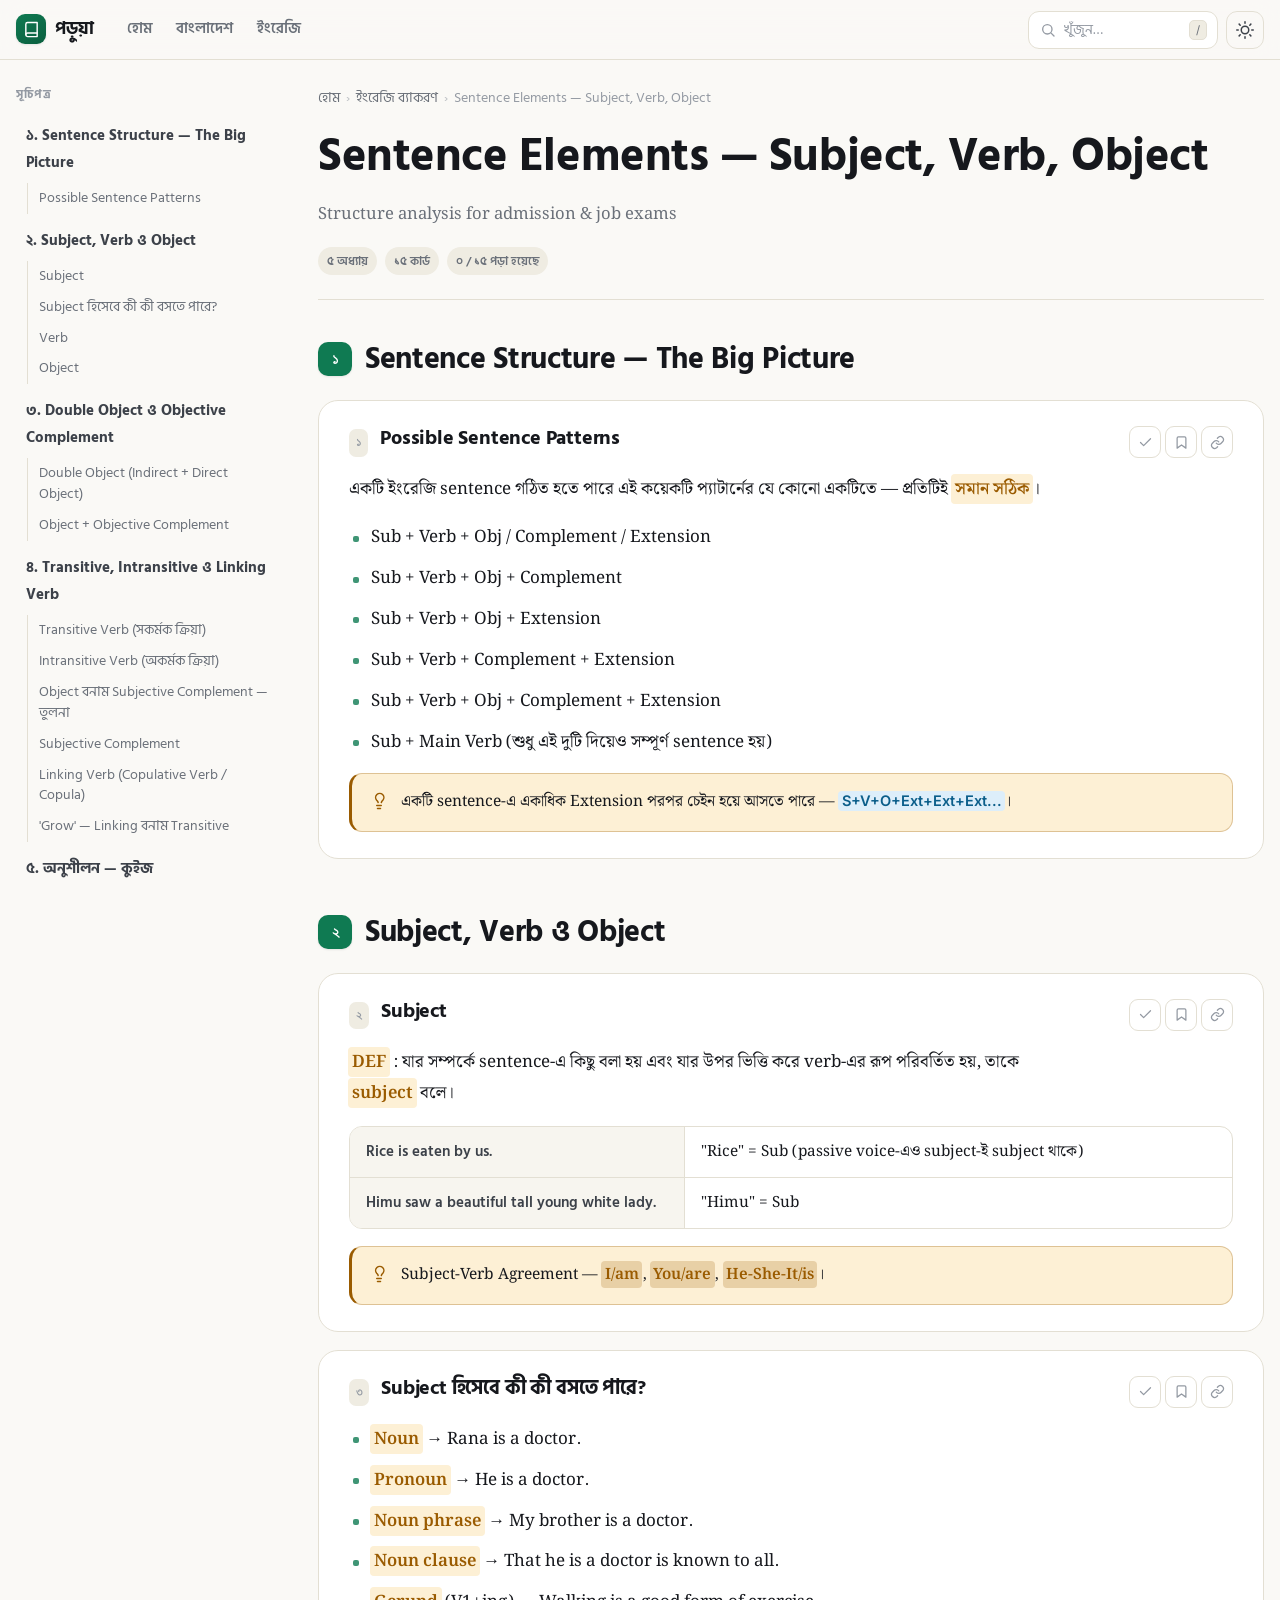
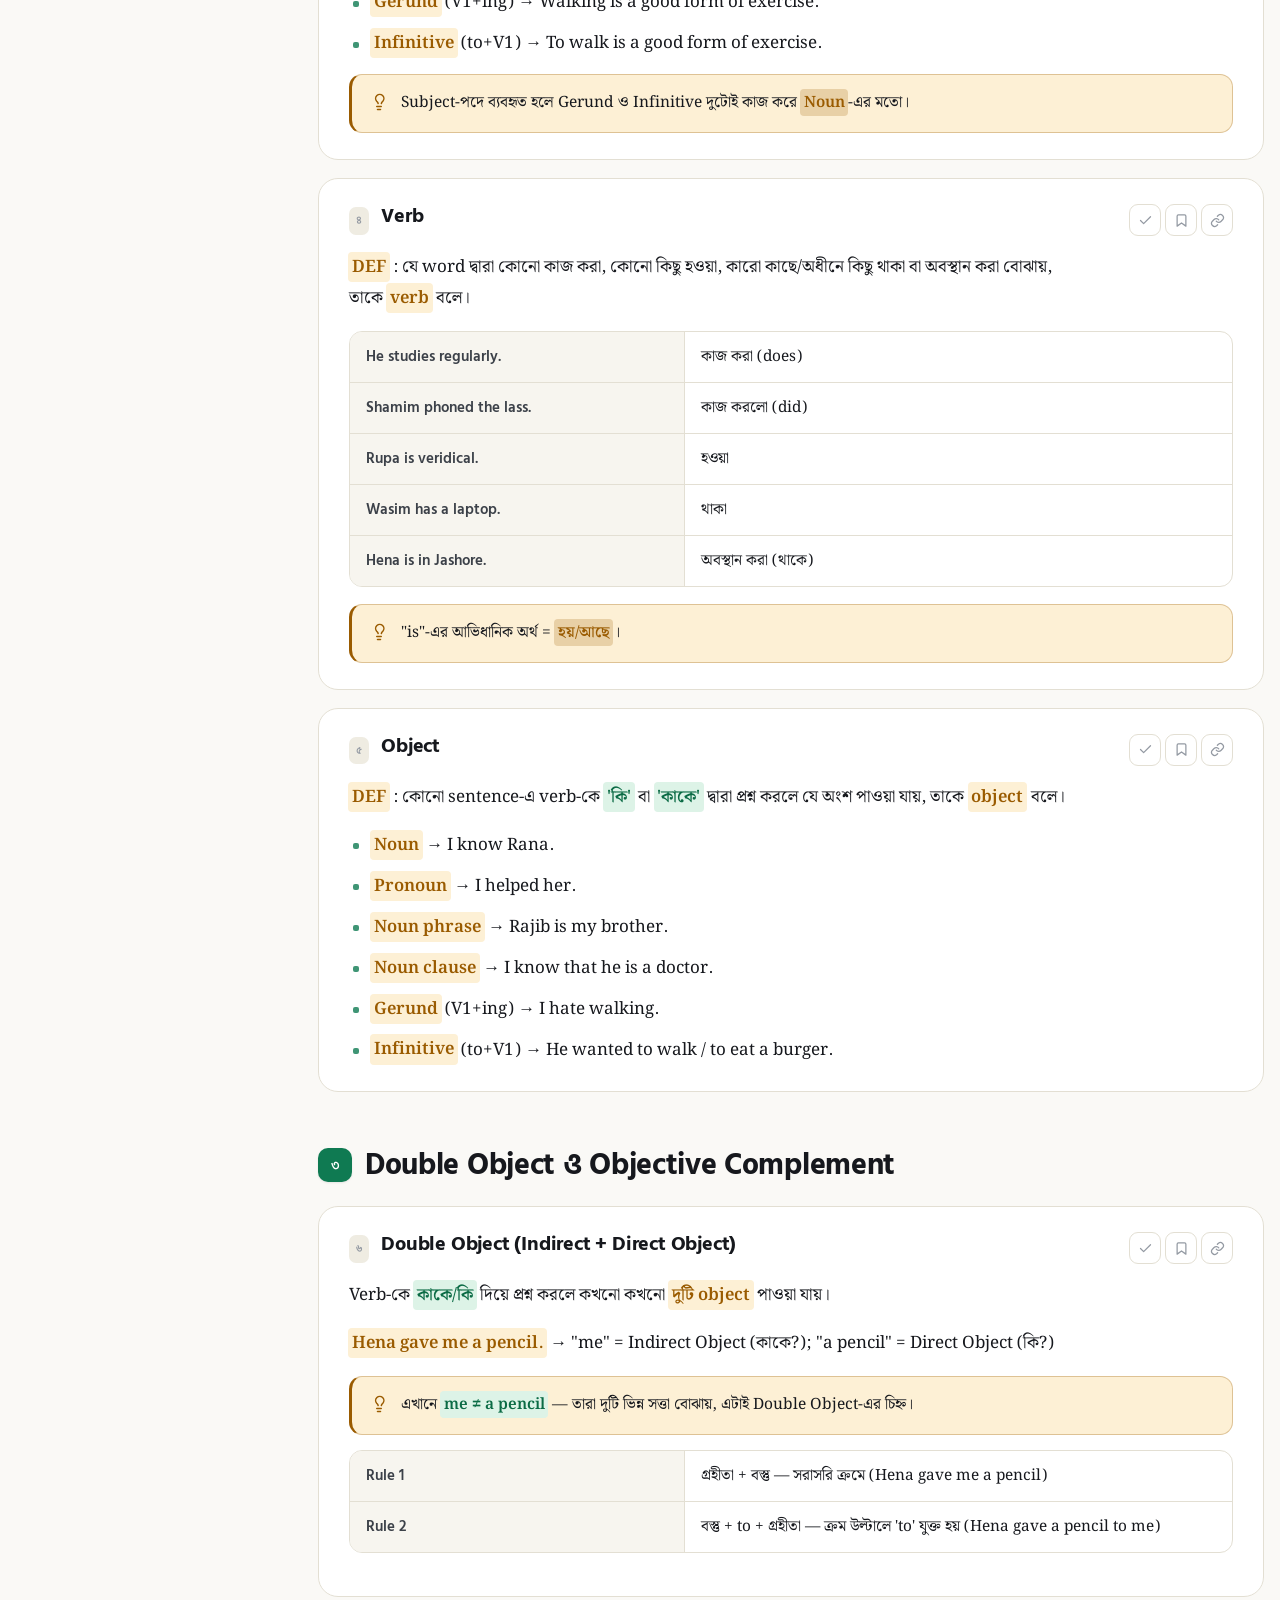
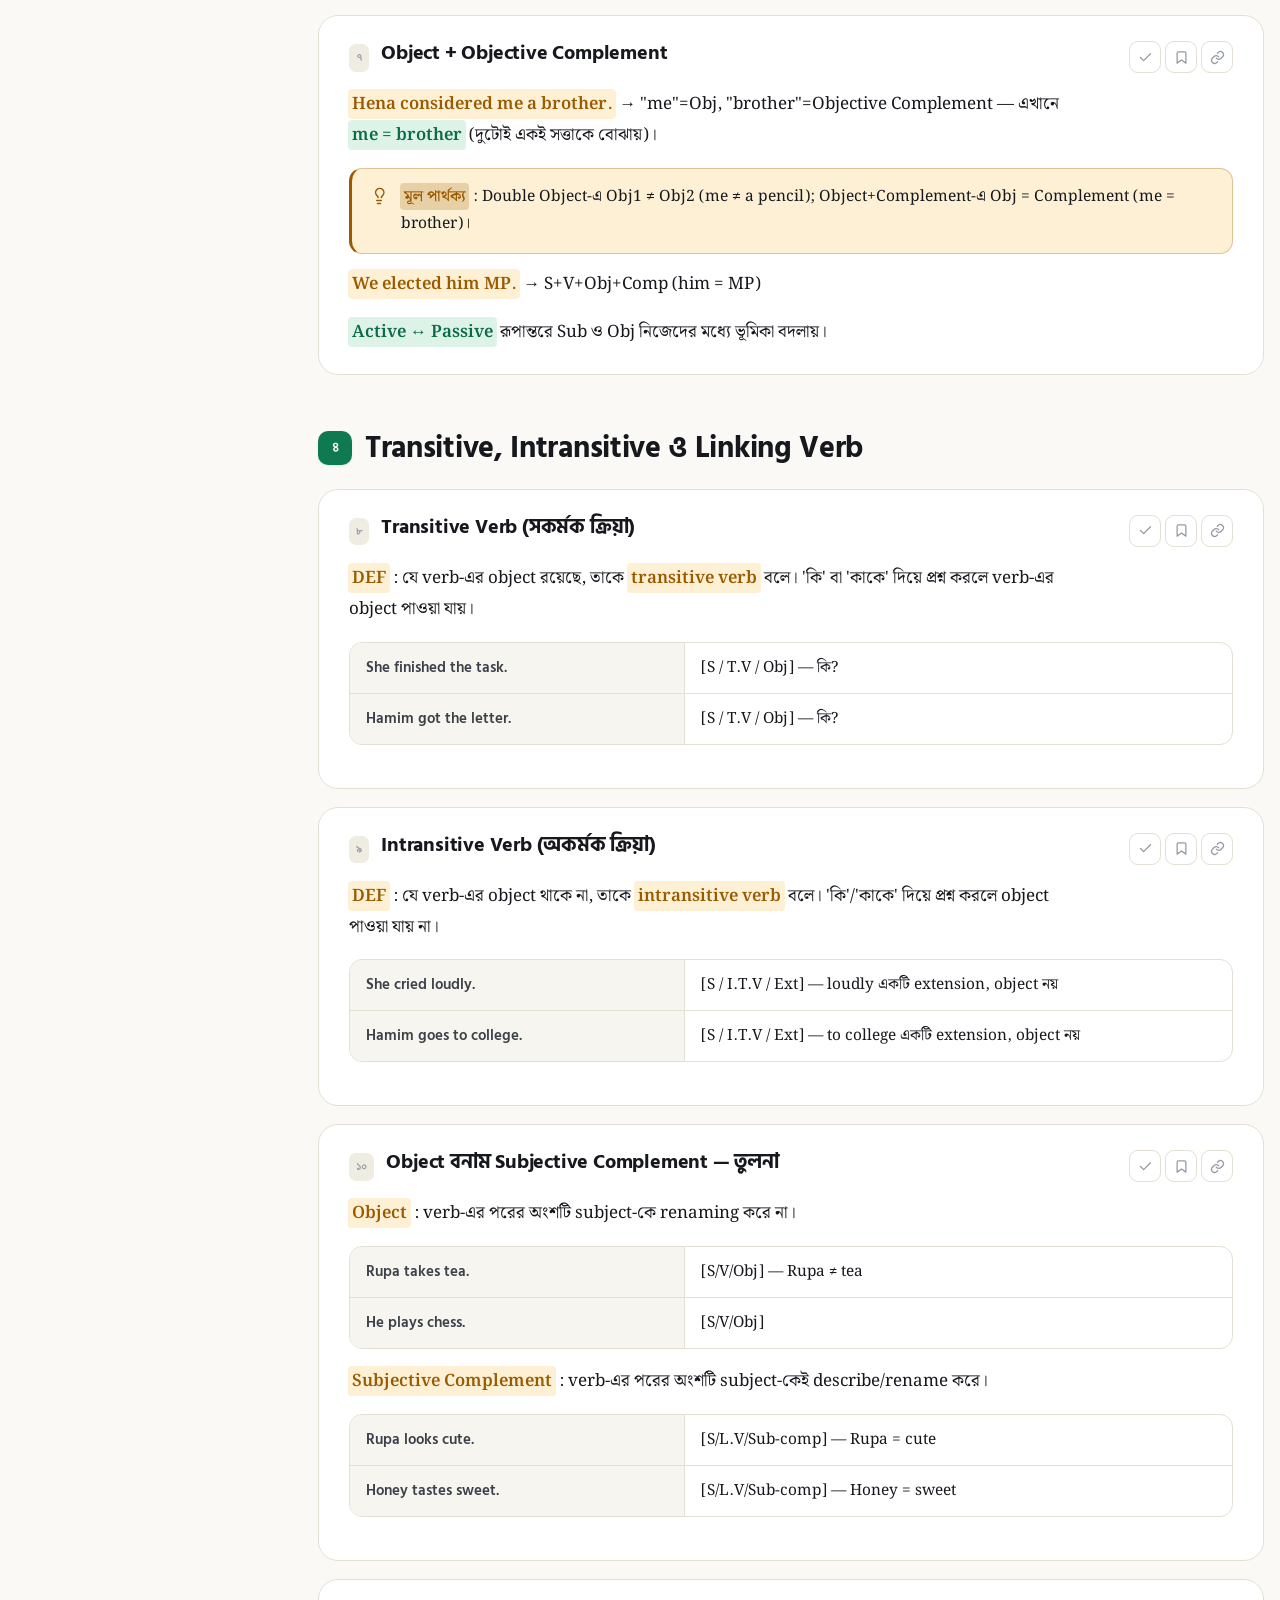
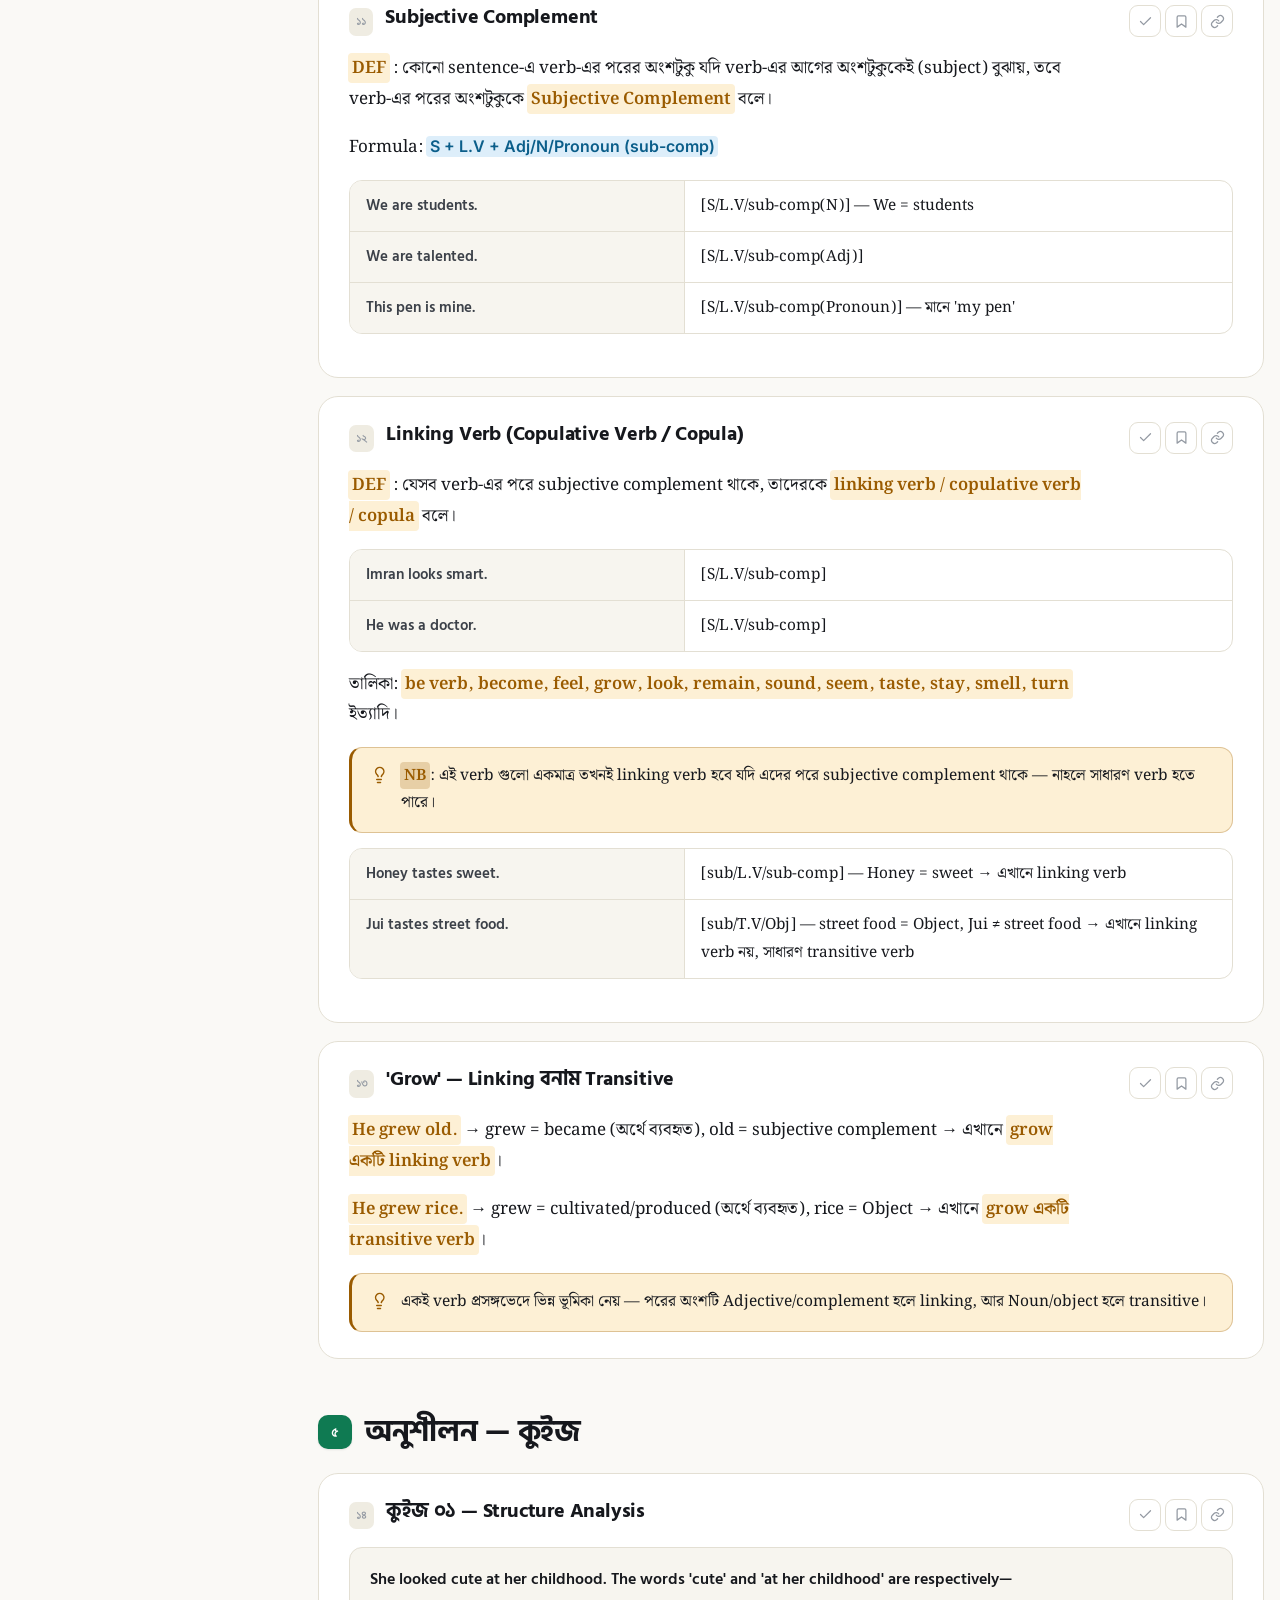
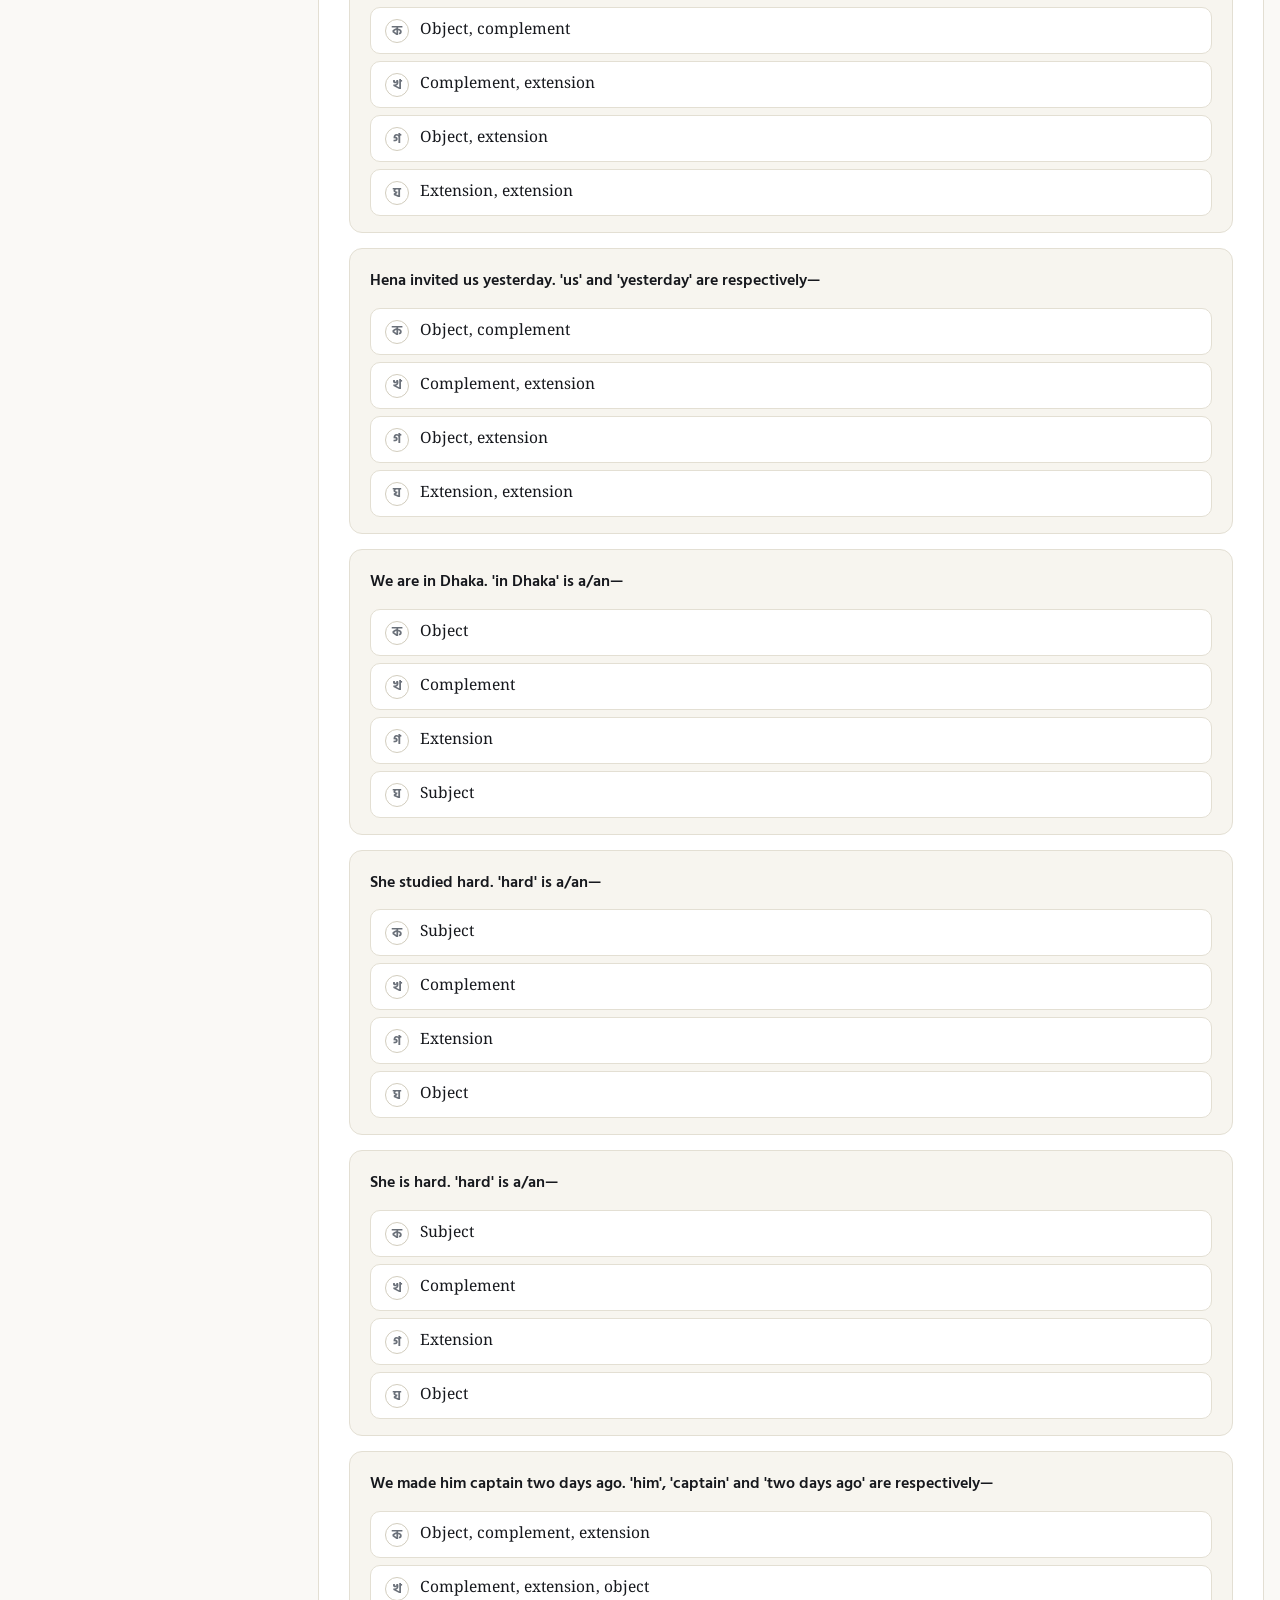
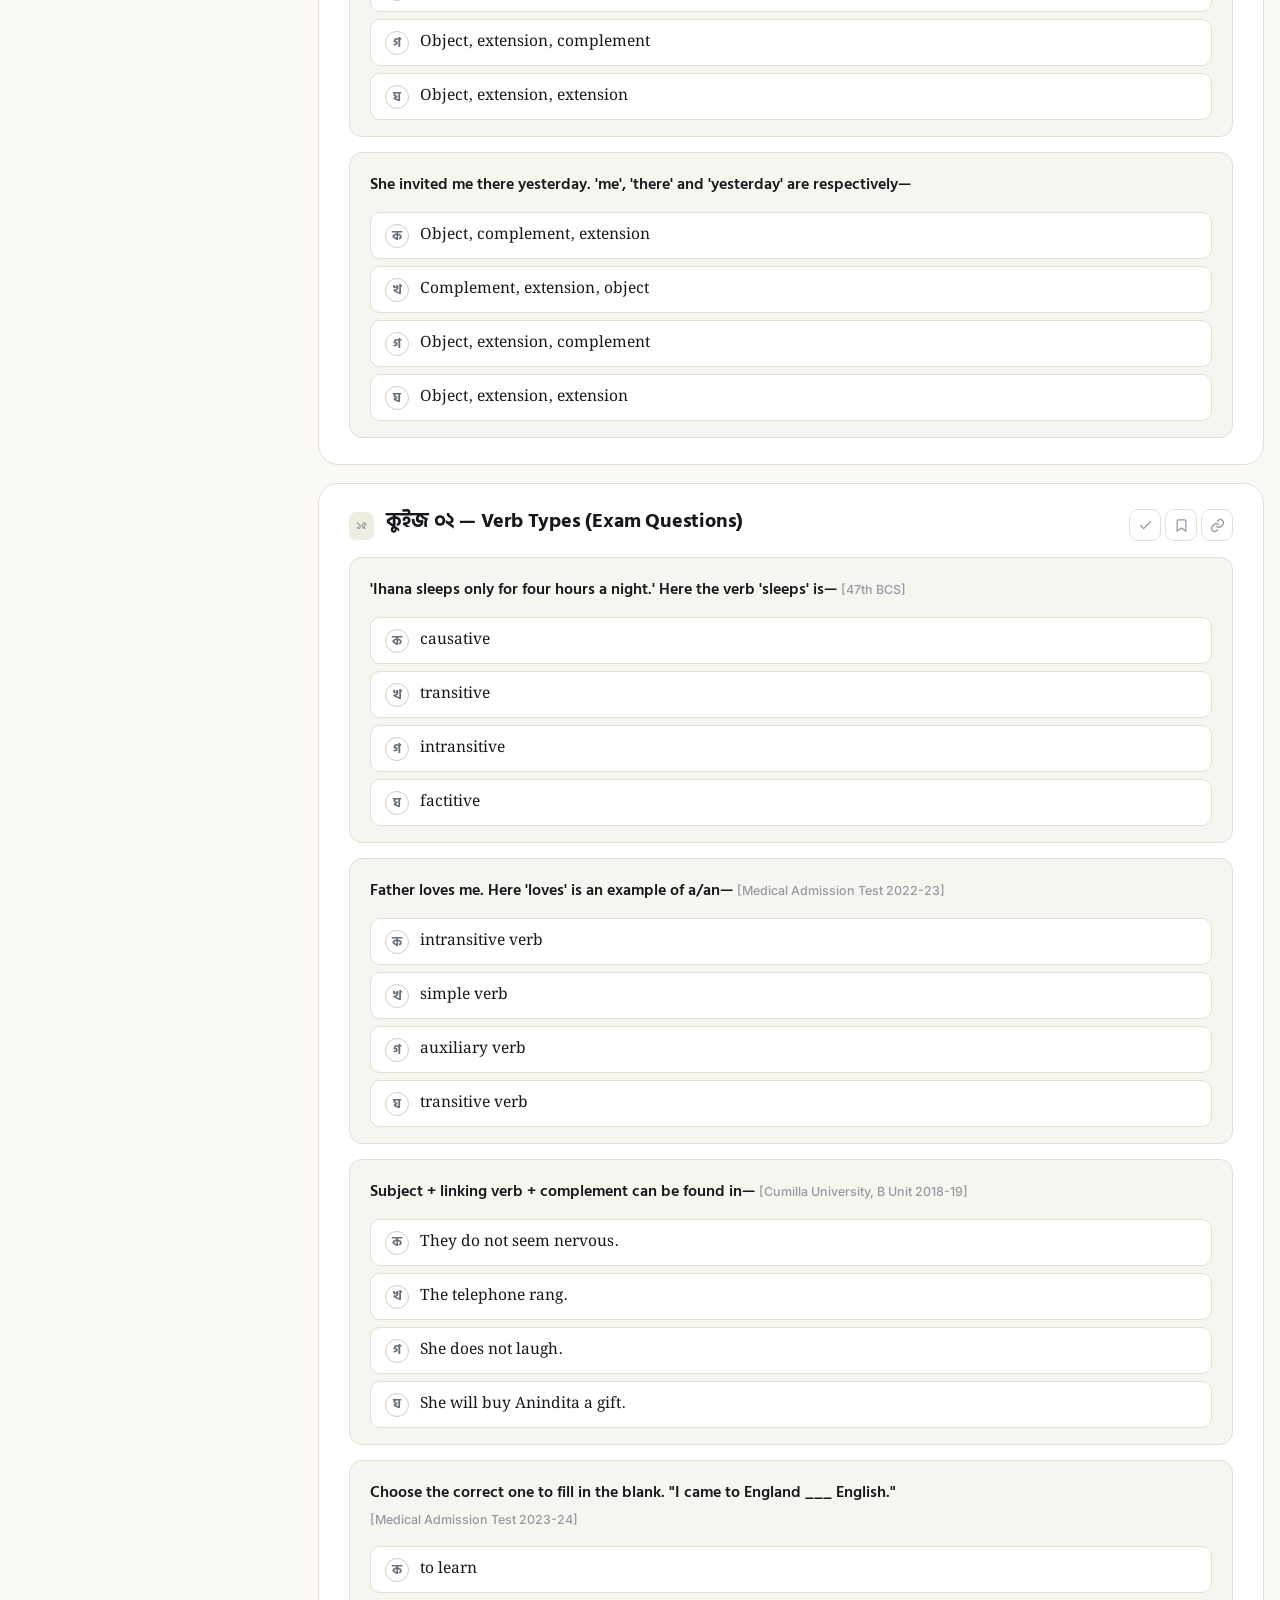
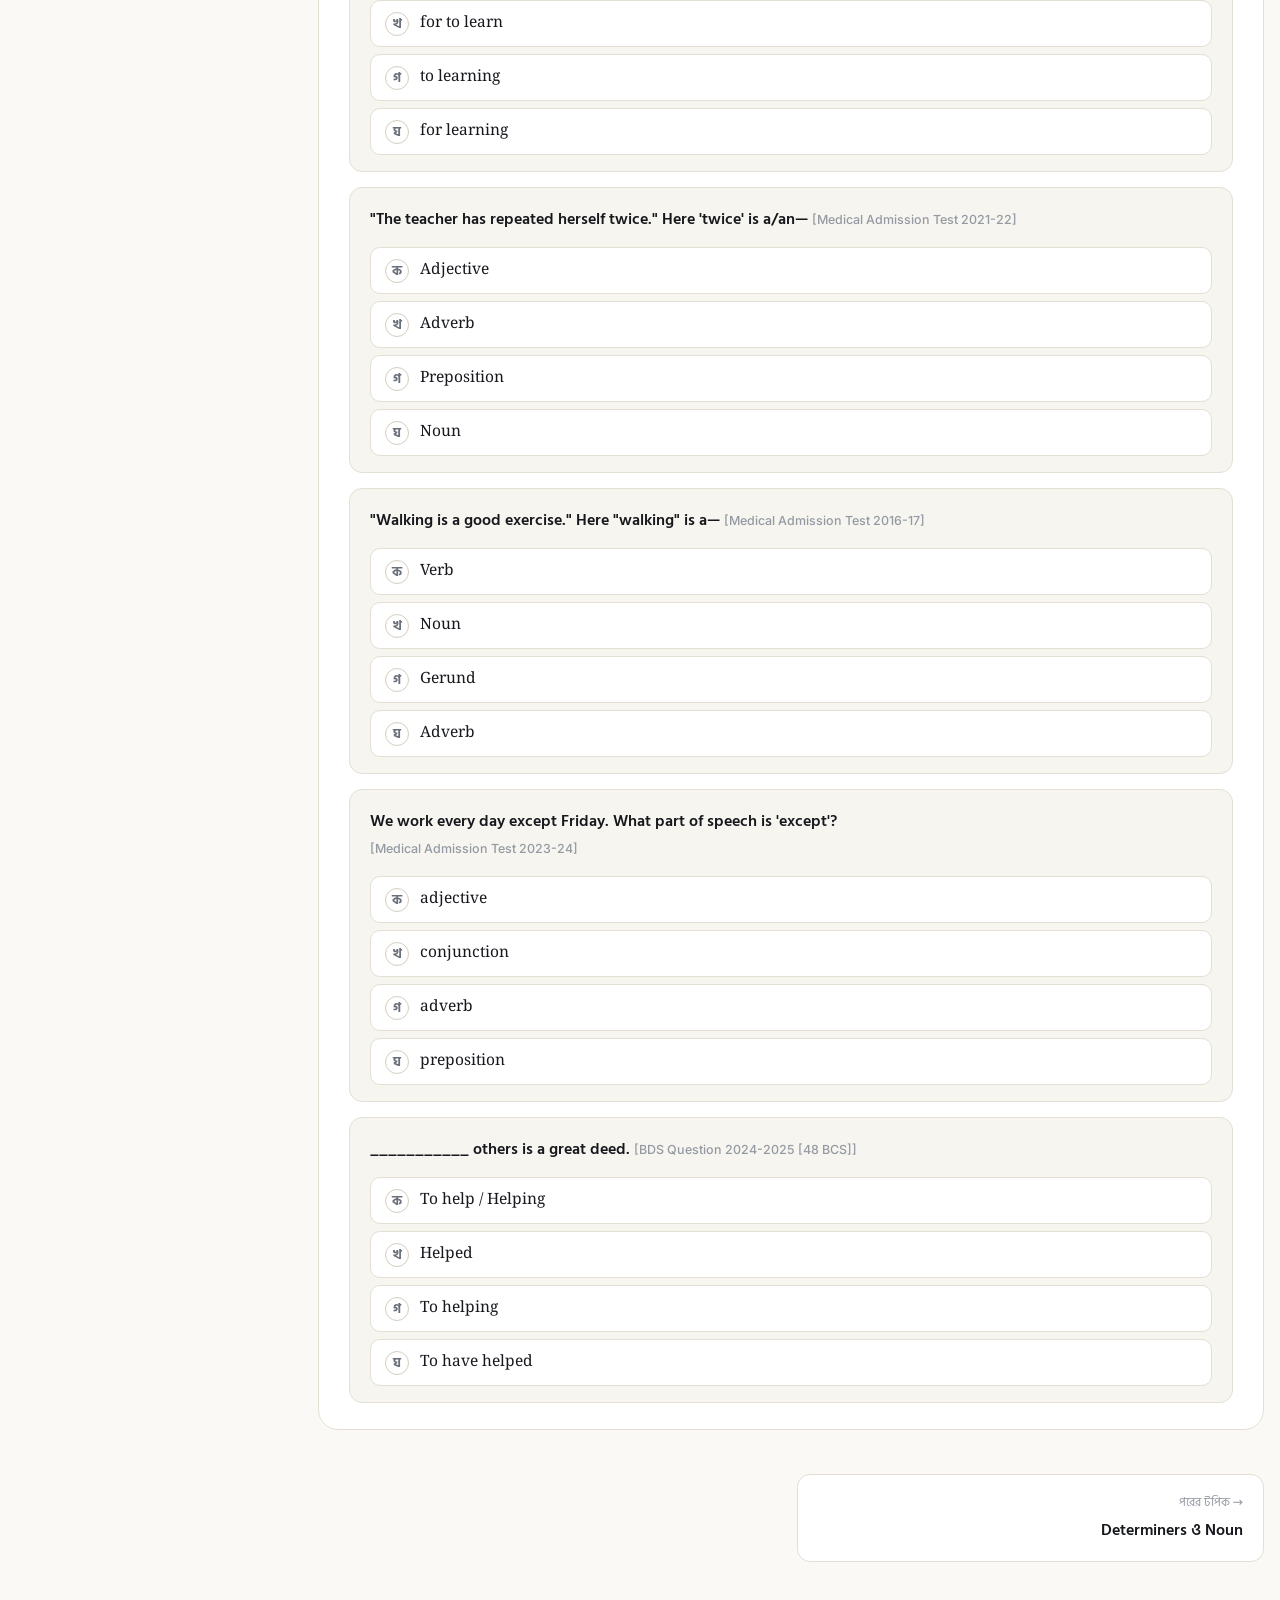
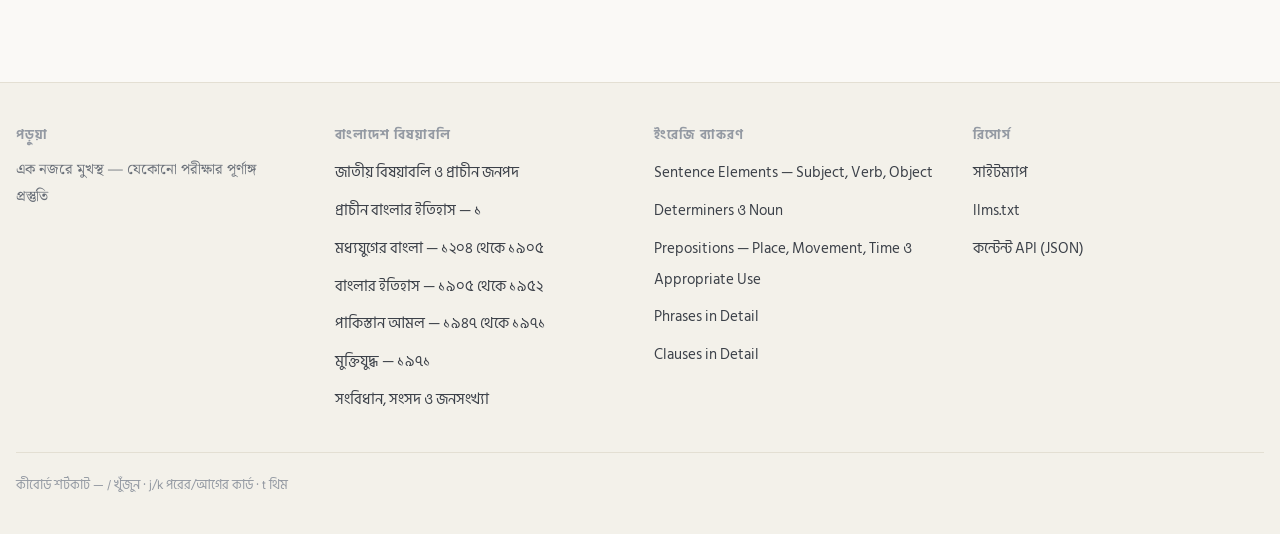
<file: english/eng-sentence-elements/index.html>
<!doctype html>
<html lang="bn" data-base="../../">
<head>
<meta charset="utf-8">
<meta name="viewport" content="width=device-width, initial-scale=1, viewport-fit=cover">
<title>Sentence Elements — Subject, Verb, Object — ইংরেজি ব্যাকরণ | পড়ুয়া</title>
<meta name="description" content="Subject, Verb, Object, Complement and Extension — how to break down any English sentence into its parts, transitive vs intransitive vs linking verbs, double objects vs objective complements, with BCS and admission-test practice.">
<meta name="keywords" content="sentence pattern, subject verb object, transitive verb, intransitive verb, linking verb, subjective complement, objective complement, extension, English grammar">
<link rel="canonical" href="https://subrotoasg.github.io/poruya/english/eng-sentence-elements/">
<meta name="robots" content="index, follow, max-snippet:-1, max-image-preview:large, max-video-preview:-1">
<meta name="theme-color" content="#faf9f6">
<meta name="color-scheme" content="light dark">
<meta property="og:type" content="article">
<meta property="og:site_name" content="পড়ুয়া">
<meta property="og:locale" content="bn_BD">
<meta property="og:title" content="Sentence Elements — Subject, Verb, Object — ইংরেজি ব্যাকরণ | পড়ুয়া">
<meta property="og:description" content="Subject, Verb, Object, Complement and Extension — how to break down any English sentence into its parts, transitive vs intransitive vs linking verbs, double objects vs objective complements, with BCS and admission-test practice.">
<meta property="og:url" content="https://subrotoasg.github.io/poruya/english/eng-sentence-elements/">
<meta name="twitter:card" content="summary_large_image">
<meta name="twitter:title" content="Sentence Elements — Subject, Verb, Object — ইংরেজি ব্যাকরণ | পড়ুয়া">
<meta name="twitter:description" content="Subject, Verb, Object, Complement and Extension — how to break down any English sentence into its parts, transitive vs intransitive vs linking verbs, double objects vs objective complements, with BCS and admission-test practice.">
<link rel="icon" href="../../assets/favicon.svg" type="image/svg+xml">
<link rel="manifest" href="../../manifest.webmanifest">
<link rel="alternate" type="text/markdown" href="https://subrotoasg.github.io/poruya/english/eng-sentence-elements/index.md">
<link rel="preconnect" href="https://fonts.googleapis.com">
<link rel="preconnect" href="https://fonts.gstatic.com" crossorigin>
<link rel="stylesheet" href="https://fonts.googleapis.com/css2?family=Hind+Siliguri:wght@400;500;600;700&family=Noto+Serif+Bengali:wght@400;500;600;700&family=Inter:wght@400;500;600;700&display=swap">
<link rel="stylesheet" href="../../assets/css/style.css">
<script>try{var t=localStorage.getItem('theme');if(t==='dark'||t==='light')document.documentElement.setAttribute('data-theme',t)}catch(e){}</script>
<script type="application/ld+json">{"@context":"https://schema.org","@type":"Article","headline":"Sentence Elements — Subject, Verb, Object","description":"Subject, Verb, Object, Complement and Extension — how to break down any English sentence into its parts, transitive vs intransitive vs linking verbs, double objects vs objective complements, with BCS and admission-test practice.","inLanguage":"bn","mainEntityOfPage":"https://subrotoasg.github.io/poruya/english/eng-sentence-elements/","articleSection":"ইংরেজি ব্যাকরণ","keywords":"sentence pattern, subject verb object, transitive verb, intransitive verb, linking verb, subjective complement, objective complement, extension, English grammar","isPartOf":{"@type":"CreativeWorkSeries","name":"ইংরেজি ব্যাকরণ","url":"https://subrotoasg.github.io/poruya/english/"}}</script>
<script type="application/ld+json">{"@context":"https://schema.org","@type":"BreadcrumbList","itemListElement":[{"@type":"ListItem","position":1,"name":"হোম","item":"https://subrotoasg.github.io/poruya/"},{"@type":"ListItem","position":2,"name":"ইংরেজি ব্যাকরণ","item":"https://subrotoasg.github.io/poruya/english/"},{"@type":"ListItem","position":3,"name":"Sentence Elements — Subject, Verb, Object","item":"https://subrotoasg.github.io/poruya/english/eng-sentence-elements/"}]}</script>
<script type="application/ld+json">{"@context":"https://schema.org","@type":"LearningResource","name":"Sentence Elements — Subject, Verb, Object","learningResourceType":"নোট","educationalLevel":"পরীক্ষা প্রস্তুতি","inLanguage":"bn","url":"https://subrotoasg.github.io/poruya/english/eng-sentence-elements/","teaches":"Sentence Structure — The Big Picture, Subject, Verb ও Object, Double Object ও Objective Complement, Transitive, Intransitive ও Linking Verb, অনুশীলন — কুইজ"}</script>
</head>
<body class="" data-topic="eng-sentence-elements">
<a class="skip-link" href="#main">মূল কন্টেন্টে যান</a>

<header class="site-header">
  <div class="wrap">
    <a class="brand" href="../../">
      <span class="brand-mark"><svg viewBox="0 0 24 24" fill="none" stroke="currentColor" stroke-width="2" stroke-linecap="round" stroke-linejoin="round" aria-hidden="true"><path d="M4 19.5A2.5 2.5 0 0 1 6.5 17H20"/><path d="M6.5 2H20v20H6.5A2.5 2.5 0 0 1 4 19.5v-15A2.5 2.5 0 0 1 6.5 2Z"/></svg></span>
      পড়ুয়া
    </a>
    <nav class="header-nav" aria-label="প্রধান মেনু">
      <a href="../../">হোম</a>
      <a href="../../bangladesh-affairs/">বাংলাদেশ</a>
      <a href="../../english/">ইংরেজি</a>
    </nav>
    <div class="header-tools">
      <button class="search-trigger" data-search-open type="button" aria-label="খুঁজুন">
        <svg viewBox="0 0 24 24" fill="none" stroke="currentColor" stroke-width="2" stroke-linecap="round" stroke-linejoin="round" aria-hidden="true"><circle cx="11" cy="11" r="7"/><path d="m21 21-4.3-4.3"/></svg><span>খুঁজুন…</span><kbd>/</kbd>
      </button>
      <button class="icon-btn" data-theme-btn type="button" aria-label="থিম পরিবর্তন"><svg viewBox="0 0 24 24" fill="none" stroke="currentColor" stroke-width="2" stroke-linecap="round" stroke-linejoin="round" aria-hidden="true"><path d="M12 17a5 5 0 1 0 0-10 5 5 0 0 0 0 10Z"/><path d="M12 1v2M12 21v2M4.2 4.2l1.4 1.4M18.4 18.4l1.4 1.4M1 12h2M21 12h2M4.2 19.8l1.4-1.4M18.4 5.6l1.4-1.4"/></svg></button>
    </div>
  </div>
  <div class="progress-rail" aria-hidden="true"><i></i></div>
</header>

<main id="main">
<div class="wrap">
  <div class="topic-layout">
    <nav class="toc" aria-label="এই পাতার সূচি">
  <h4>সূচিপত্র</h4>
  <ol>
    <li class="toc-sec">
      <a href="#structure-overview">১. Sentence Structure — The Big Picture</a>
      <ol><li><a href="#patterns">Possible Sentence Patterns</a></li></ol>
    </li>
    <li class="toc-sec">
      <a href="#subject-verb-object">২. Subject, Verb ও Object</a>
      <ol><li><a href="#subject-def">Subject</a></li><li><a href="#subject-forms">Subject হিসেবে কী কী বসতে পারে?</a></li><li><a href="#verb-def">Verb</a></li><li><a href="#object-def">Object</a></li></ol>
    </li>
    <li class="toc-sec">
      <a href="#object-complement">৩. Double Object ও Objective Complement</a>
      <ol><li><a href="#double-object">Double Object (Indirect + Direct Object)</a></li><li><a href="#objective-complement">Object + Objective Complement</a></li></ol>
    </li>
    <li class="toc-sec">
      <a href="#verb-types">৪. Transitive, Intransitive ও Linking Verb</a>
      <ol><li><a href="#transitive">Transitive Verb (সকর্মক ক্রিয়া)</a></li><li><a href="#intransitive">Intransitive Verb (অকর্মক ক্রিয়া)</a></li><li><a href="#obj-vs-subcomp">Object বনাম Subjective Complement — তুলনা</a></li><li><a href="#subjective-complement">Subjective Complement</a></li><li><a href="#linking-verbs">Linking Verb (Copulative Verb / Copula)</a></li><li><a href="#grow-example">'Grow' — Linking বনাম Transitive</a></li></ol>
    </li>
    <li class="toc-sec">
      <a href="#quiz">৫. অনুশীলন — কুইজ</a>
      <ol><li><a href="#quiz-1">কুইজ ০১ — Structure Analysis</a></li><li><a href="#quiz-2">কুইজ ০২ — Verb Types (Exam Questions)</a></li></ol>
    </li>
  </ol>
</nav>
    <div>
      <header class="topic-head">
        <nav class="breadcrumb" aria-label="ব্রেডক্রাম্ব">
          <a href="../../">হোম</a><span aria-hidden="true">›</span>
          <a href="../">ইংরেজি ব্যাকরণ</a><span aria-hidden="true">›</span>
          <span>Sentence Elements — Subject, Verb, Object</span>
        </nav>
        <h1>Sentence Elements — Subject, Verb, Object</h1>
        <p class="sub">Structure analysis for admission &amp; job exams</p>
        <div class="topic-meta">
          <span class="chip">৫ অধ্যায়</span>
          <span class="chip">১৫ কার্ড</span>
          <span class="chip" data-read-count>০ / ১৫ পড়া হয়েছে</span>
        </div>
      </header>
      <section class="sec" id="structure-overview">
  <div class="sec-head">
    <span class="sec-num">১</span>
    <h2>Sentence Structure — The Big Picture</h2>
  </div>
  <article class="card" id="patterns">
    <div class="card-head">
      <span class="card-num">১</span>
      <h3>Possible Sentence Patterns</h3>
      <div class="card-actions">
        <button class="mini-btn rd" type="button" aria-pressed="false" aria-label="পড়া হয়েছে চিহ্নিত করুন" title="পড়া হয়েছে"><svg viewBox="0 0 24 24" fill="none" stroke="currentColor" stroke-width="2" stroke-linecap="round" stroke-linejoin="round" aria-hidden="true"><path d="M20 6 9 17l-5-5"/></svg></button>
        <button class="mini-btn bm" type="button" aria-pressed="false" aria-label="বুকমার্ক" title="বুকমার্ক"><svg viewBox="0 0 24 24" fill="none" stroke="currentColor" stroke-width="2" stroke-linecap="round" stroke-linejoin="round" aria-hidden="true"><path d="m19 21-7-5-7 5V5a2 2 0 0 1 2-2h10a2 2 0 0 1 2 2z"/></svg></button>
        <button class="mini-btn cp" type="button" aria-label="লিংক কপি" title="লিংক কপি"><svg viewBox="0 0 24 24" fill="none" stroke="currentColor" stroke-width="2" stroke-linecap="round" stroke-linejoin="round" aria-hidden="true"><path d="M10 13a5 5 0 0 0 7.5.5l3-3a5 5 0 0 0-7-7l-1.7 1.7"/><path d="M14 11a5 5 0 0 0-7.5-.5l-3 3a5 5 0 0 0 7 7l1.7-1.7"/></svg></button>
      </div>
    </div>
    <div class="card-body">
      <p>একটি ইংরেজি sentence গঠিত হতে পারে এই কয়েকটি প্যাটার্নের যে কোনো একটিতে — প্রতিটিই <mark class="hl hl-gold">সমান সঠিক</mark>।</p>
      <ul><li>Sub + Verb + Obj / Complement / Extension</li><li>Sub + Verb + Obj + Complement</li><li>Sub + Verb + Obj + Extension</li><li>Sub + Verb + Complement + Extension</li><li>Sub + Verb + Obj + Complement + Extension</li><li>Sub + Main Verb (শুধু এই দুটি দিয়েও সম্পূর্ণ sentence হয়)</li></ul>
      <div class="tip"><span class="tip-icon"><svg viewBox="0 0 24 24" fill="none" stroke="currentColor" stroke-width="2" stroke-linecap="round" stroke-linejoin="round" aria-hidden="true"><path d="M9 18h6M10 22h4"/><path d="M15.1 14c.3-1.3 1-2 2-3a5.5 5.5 0 1 0-8.2 0c1 1 1.7 1.7 2 3"/></svg></span><div class="tip-body">একটি sentence-এ একাধিক Extension পরপর চেইন হয়ে আসতে পারে — <span class="hl hl-cyan">S+V+O+Ext+Ext+Ext...</span>।</div></div>
    </div>
  </article>
</section>
<section class="sec" id="subject-verb-object">
  <div class="sec-head">
    <span class="sec-num">২</span>
    <h2>Subject, Verb ও Object</h2>
  </div>
  <article class="card" id="subject-def">
    <div class="card-head">
      <span class="card-num">২</span>
      <h3>Subject</h3>
      <div class="card-actions">
        <button class="mini-btn rd" type="button" aria-pressed="false" aria-label="পড়া হয়েছে চিহ্নিত করুন" title="পড়া হয়েছে"><svg viewBox="0 0 24 24" fill="none" stroke="currentColor" stroke-width="2" stroke-linecap="round" stroke-linejoin="round" aria-hidden="true"><path d="M20 6 9 17l-5-5"/></svg></button>
        <button class="mini-btn bm" type="button" aria-pressed="false" aria-label="বুকমার্ক" title="বুকমার্ক"><svg viewBox="0 0 24 24" fill="none" stroke="currentColor" stroke-width="2" stroke-linecap="round" stroke-linejoin="round" aria-hidden="true"><path d="m19 21-7-5-7 5V5a2 2 0 0 1 2-2h10a2 2 0 0 1 2 2z"/></svg></button>
        <button class="mini-btn cp" type="button" aria-label="লিংক কপি" title="লিংক কপি"><svg viewBox="0 0 24 24" fill="none" stroke="currentColor" stroke-width="2" stroke-linecap="round" stroke-linejoin="round" aria-hidden="true"><path d="M10 13a5 5 0 0 0 7.5.5l3-3a5 5 0 0 0-7-7l-1.7 1.7"/><path d="M14 11a5 5 0 0 0-7.5-.5l-3 3a5 5 0 0 0 7 7l1.7-1.7"/></svg></button>
      </div>
    </div>
    <div class="card-body">
      <p><mark class="hl hl-gold">DEF</mark> : যার সম্পর্কে sentence-এ কিছু বলা হয় এবং যার উপর ভিত্তি করে verb-এর রূপ পরিবর্তিত হয়, তাকে <mark class="hl hl-gold">subject</mark> বলে।</p>
      <dl class="kv"><div class="kv-row"><dt>Rice is eaten by us.</dt><dd>&quot;Rice&quot; = Sub (passive voice-এও subject-ই subject থাকে)</dd></div><div class="kv-row"><dt>Himu saw a beautiful tall young white lady.</dt><dd>&quot;Himu&quot; = Sub</dd></div></dl>
      <div class="tip"><span class="tip-icon"><svg viewBox="0 0 24 24" fill="none" stroke="currentColor" stroke-width="2" stroke-linecap="round" stroke-linejoin="round" aria-hidden="true"><path d="M9 18h6M10 22h4"/><path d="M15.1 14c.3-1.3 1-2 2-3a5.5 5.5 0 1 0-8.2 0c1 1 1.7 1.7 2 3"/></svg></span><div class="tip-body">Subject-Verb Agreement — <mark class="hl hl-gold">I/am</mark>, <mark class="hl hl-gold">You/are</mark>, <mark class="hl hl-gold">He-She-It/is</mark>।</div></div>
    </div>
  </article>
  <article class="card" id="subject-forms">
    <div class="card-head">
      <span class="card-num">৩</span>
      <h3>Subject হিসেবে কী কী বসতে পারে?</h3>
      <div class="card-actions">
        <button class="mini-btn rd" type="button" aria-pressed="false" aria-label="পড়া হয়েছে চিহ্নিত করুন" title="পড়া হয়েছে"><svg viewBox="0 0 24 24" fill="none" stroke="currentColor" stroke-width="2" stroke-linecap="round" stroke-linejoin="round" aria-hidden="true"><path d="M20 6 9 17l-5-5"/></svg></button>
        <button class="mini-btn bm" type="button" aria-pressed="false" aria-label="বুকমার্ক" title="বুকমার্ক"><svg viewBox="0 0 24 24" fill="none" stroke="currentColor" stroke-width="2" stroke-linecap="round" stroke-linejoin="round" aria-hidden="true"><path d="m19 21-7-5-7 5V5a2 2 0 0 1 2-2h10a2 2 0 0 1 2 2z"/></svg></button>
        <button class="mini-btn cp" type="button" aria-label="লিংক কপি" title="লিংক কপি"><svg viewBox="0 0 24 24" fill="none" stroke="currentColor" stroke-width="2" stroke-linecap="round" stroke-linejoin="round" aria-hidden="true"><path d="M10 13a5 5 0 0 0 7.5.5l3-3a5 5 0 0 0-7-7l-1.7 1.7"/><path d="M14 11a5 5 0 0 0-7.5-.5l-3 3a5 5 0 0 0 7 7l1.7-1.7"/></svg></button>
      </div>
    </div>
    <div class="card-body">
      <ul><li><mark class="hl hl-gold">Noun</mark> → Rana is a doctor.</li><li><mark class="hl hl-gold">Pronoun</mark> → He is a doctor.</li><li><mark class="hl hl-gold">Noun phrase</mark> → My brother is a doctor.</li><li><mark class="hl hl-gold">Noun clause</mark> → That he is a doctor is known to all.</li><li><mark class="hl hl-gold">Gerund</mark> (V1+ing) → Walking is a good form of exercise.</li><li><mark class="hl hl-gold">Infinitive</mark> (to+V1) → To walk is a good form of exercise.</li></ul>
      <div class="tip"><span class="tip-icon"><svg viewBox="0 0 24 24" fill="none" stroke="currentColor" stroke-width="2" stroke-linecap="round" stroke-linejoin="round" aria-hidden="true"><path d="M9 18h6M10 22h4"/><path d="M15.1 14c.3-1.3 1-2 2-3a5.5 5.5 0 1 0-8.2 0c1 1 1.7 1.7 2 3"/></svg></span><div class="tip-body">Subject-পদে ব্যবহৃত হলে Gerund ও Infinitive দুটোই কাজ করে <mark class="hl hl-gold">Noun</mark>-এর মতো।</div></div>
    </div>
  </article>
  <article class="card" id="verb-def">
    <div class="card-head">
      <span class="card-num">৪</span>
      <h3>Verb</h3>
      <div class="card-actions">
        <button class="mini-btn rd" type="button" aria-pressed="false" aria-label="পড়া হয়েছে চিহ্নিত করুন" title="পড়া হয়েছে"><svg viewBox="0 0 24 24" fill="none" stroke="currentColor" stroke-width="2" stroke-linecap="round" stroke-linejoin="round" aria-hidden="true"><path d="M20 6 9 17l-5-5"/></svg></button>
        <button class="mini-btn bm" type="button" aria-pressed="false" aria-label="বুকমার্ক" title="বুকমার্ক"><svg viewBox="0 0 24 24" fill="none" stroke="currentColor" stroke-width="2" stroke-linecap="round" stroke-linejoin="round" aria-hidden="true"><path d="m19 21-7-5-7 5V5a2 2 0 0 1 2-2h10a2 2 0 0 1 2 2z"/></svg></button>
        <button class="mini-btn cp" type="button" aria-label="লিংক কপি" title="লিংক কপি"><svg viewBox="0 0 24 24" fill="none" stroke="currentColor" stroke-width="2" stroke-linecap="round" stroke-linejoin="round" aria-hidden="true"><path d="M10 13a5 5 0 0 0 7.5.5l3-3a5 5 0 0 0-7-7l-1.7 1.7"/><path d="M14 11a5 5 0 0 0-7.5-.5l-3 3a5 5 0 0 0 7 7l1.7-1.7"/></svg></button>
      </div>
    </div>
    <div class="card-body">
      <p><mark class="hl hl-gold">DEF</mark> : যে word দ্বারা কোনো কাজ করা, কোনো কিছু হওয়া, কারো কাছে/অধীনে কিছু থাকা বা অবস্থান করা বোঝায়, তাকে <mark class="hl hl-gold">verb</mark> বলে।</p>
      <dl class="kv"><div class="kv-row"><dt>He studies regularly.</dt><dd>কাজ করা (does)</dd></div><div class="kv-row"><dt>Shamim phoned the lass.</dt><dd>কাজ করলো (did)</dd></div><div class="kv-row"><dt>Rupa is veridical.</dt><dd>হওয়া</dd></div><div class="kv-row"><dt>Wasim has a laptop.</dt><dd>থাকা</dd></div><div class="kv-row"><dt>Hena is in Jashore.</dt><dd>অবস্থান করা (থাকে)</dd></div></dl>
      <div class="tip"><span class="tip-icon"><svg viewBox="0 0 24 24" fill="none" stroke="currentColor" stroke-width="2" stroke-linecap="round" stroke-linejoin="round" aria-hidden="true"><path d="M9 18h6M10 22h4"/><path d="M15.1 14c.3-1.3 1-2 2-3a5.5 5.5 0 1 0-8.2 0c1 1 1.7 1.7 2 3"/></svg></span><div class="tip-body">&quot;is&quot;-এর আভিধানিক অর্থ = <mark class="hl hl-gold">হয়/আছে</mark>।</div></div>
    </div>
  </article>
  <article class="card" id="object-def">
    <div class="card-head">
      <span class="card-num">৫</span>
      <h3>Object</h3>
      <div class="card-actions">
        <button class="mini-btn rd" type="button" aria-pressed="false" aria-label="পড়া হয়েছে চিহ্নিত করুন" title="পড়া হয়েছে"><svg viewBox="0 0 24 24" fill="none" stroke="currentColor" stroke-width="2" stroke-linecap="round" stroke-linejoin="round" aria-hidden="true"><path d="M20 6 9 17l-5-5"/></svg></button>
        <button class="mini-btn bm" type="button" aria-pressed="false" aria-label="বুকমার্ক" title="বুকমার্ক"><svg viewBox="0 0 24 24" fill="none" stroke="currentColor" stroke-width="2" stroke-linecap="round" stroke-linejoin="round" aria-hidden="true"><path d="m19 21-7-5-7 5V5a2 2 0 0 1 2-2h10a2 2 0 0 1 2 2z"/></svg></button>
        <button class="mini-btn cp" type="button" aria-label="লিংক কপি" title="লিংক কপি"><svg viewBox="0 0 24 24" fill="none" stroke="currentColor" stroke-width="2" stroke-linecap="round" stroke-linejoin="round" aria-hidden="true"><path d="M10 13a5 5 0 0 0 7.5.5l3-3a5 5 0 0 0-7-7l-1.7 1.7"/><path d="M14 11a5 5 0 0 0-7.5-.5l-3 3a5 5 0 0 0 7 7l1.7-1.7"/></svg></button>
      </div>
    </div>
    <div class="card-body">
      <p><mark class="hl hl-gold">DEF</mark> : কোনো sentence-এ verb-কে <span class="hl hl-green">'কি'</span> বা <span class="hl hl-green">'কাকে'</span> দ্বারা প্রশ্ন করলে যে অংশ পাওয়া যায়, তাকে <mark class="hl hl-gold">object</mark> বলে।</p>
      <ul><li><mark class="hl hl-gold">Noun</mark> → I know Rana.</li><li><mark class="hl hl-gold">Pronoun</mark> → I helped her.</li><li><mark class="hl hl-gold">Noun phrase</mark> → Rajib is my brother.</li><li><mark class="hl hl-gold">Noun clause</mark> → I know that he is a doctor.</li><li><mark class="hl hl-gold">Gerund</mark> (V1+ing) → I hate walking.</li><li><mark class="hl hl-gold">Infinitive</mark> (to+V1) → He wanted to walk / to eat a burger.</li></ul>
    </div>
  </article>
</section>
<section class="sec" id="object-complement">
  <div class="sec-head">
    <span class="sec-num">৩</span>
    <h2>Double Object ও Objective Complement</h2>
  </div>
  <article class="card" id="double-object">
    <div class="card-head">
      <span class="card-num">৬</span>
      <h3>Double Object (Indirect + Direct Object)</h3>
      <div class="card-actions">
        <button class="mini-btn rd" type="button" aria-pressed="false" aria-label="পড়া হয়েছে চিহ্নিত করুন" title="পড়া হয়েছে"><svg viewBox="0 0 24 24" fill="none" stroke="currentColor" stroke-width="2" stroke-linecap="round" stroke-linejoin="round" aria-hidden="true"><path d="M20 6 9 17l-5-5"/></svg></button>
        <button class="mini-btn bm" type="button" aria-pressed="false" aria-label="বুকমার্ক" title="বুকমার্ক"><svg viewBox="0 0 24 24" fill="none" stroke="currentColor" stroke-width="2" stroke-linecap="round" stroke-linejoin="round" aria-hidden="true"><path d="m19 21-7-5-7 5V5a2 2 0 0 1 2-2h10a2 2 0 0 1 2 2z"/></svg></button>
        <button class="mini-btn cp" type="button" aria-label="লিংক কপি" title="লিংক কপি"><svg viewBox="0 0 24 24" fill="none" stroke="currentColor" stroke-width="2" stroke-linecap="round" stroke-linejoin="round" aria-hidden="true"><path d="M10 13a5 5 0 0 0 7.5.5l3-3a5 5 0 0 0-7-7l-1.7 1.7"/><path d="M14 11a5 5 0 0 0-7.5-.5l-3 3a5 5 0 0 0 7 7l1.7-1.7"/></svg></button>
      </div>
    </div>
    <div class="card-body">
      <p>Verb-কে <span class="hl hl-green">কাকে/কি</span> দিয়ে প্রশ্ন করলে কখনো কখনো <mark class="hl hl-gold">দুটি object</mark> পাওয়া যায়।</p>
      <p><mark class="hl hl-gold">Hena gave me a pencil.</mark> → &quot;me&quot; = Indirect Object (কাকে?); &quot;a pencil&quot; = Direct Object (কি?)</p>
      <div class="tip"><span class="tip-icon"><svg viewBox="0 0 24 24" fill="none" stroke="currentColor" stroke-width="2" stroke-linecap="round" stroke-linejoin="round" aria-hidden="true"><path d="M9 18h6M10 22h4"/><path d="M15.1 14c.3-1.3 1-2 2-3a5.5 5.5 0 1 0-8.2 0c1 1 1.7 1.7 2 3"/></svg></span><div class="tip-body">এখানে <span class="hl hl-green">me ≠ a pencil</span> — তারা দুটি ভিন্ন সত্তা বোঝায়, এটাই Double Object-এর চিহ্ন।</div></div>
      <dl class="kv"><div class="kv-row"><dt>Rule 1</dt><dd>গ্রহীতা + বস্তু — সরাসরি ক্রমে (Hena gave me a pencil)</dd></div><div class="kv-row"><dt>Rule 2</dt><dd>বস্তু + to + গ্রহীতা — ক্রম উল্টালে 'to' যুক্ত হয় (Hena gave a pencil to me)</dd></div></dl>
    </div>
  </article>
  <article class="card" id="objective-complement">
    <div class="card-head">
      <span class="card-num">৭</span>
      <h3>Object + Objective Complement</h3>
      <div class="card-actions">
        <button class="mini-btn rd" type="button" aria-pressed="false" aria-label="পড়া হয়েছে চিহ্নিত করুন" title="পড়া হয়েছে"><svg viewBox="0 0 24 24" fill="none" stroke="currentColor" stroke-width="2" stroke-linecap="round" stroke-linejoin="round" aria-hidden="true"><path d="M20 6 9 17l-5-5"/></svg></button>
        <button class="mini-btn bm" type="button" aria-pressed="false" aria-label="বুকমার্ক" title="বুকমার্ক"><svg viewBox="0 0 24 24" fill="none" stroke="currentColor" stroke-width="2" stroke-linecap="round" stroke-linejoin="round" aria-hidden="true"><path d="m19 21-7-5-7 5V5a2 2 0 0 1 2-2h10a2 2 0 0 1 2 2z"/></svg></button>
        <button class="mini-btn cp" type="button" aria-label="লিংক কপি" title="লিংক কপি"><svg viewBox="0 0 24 24" fill="none" stroke="currentColor" stroke-width="2" stroke-linecap="round" stroke-linejoin="round" aria-hidden="true"><path d="M10 13a5 5 0 0 0 7.5.5l3-3a5 5 0 0 0-7-7l-1.7 1.7"/><path d="M14 11a5 5 0 0 0-7.5-.5l-3 3a5 5 0 0 0 7 7l1.7-1.7"/></svg></button>
      </div>
    </div>
    <div class="card-body">
      <p><mark class="hl hl-gold">Hena considered me a brother.</mark> → &quot;me&quot;=Obj, &quot;brother&quot;=Objective Complement — এখানে <span class="hl hl-green">me = brother</span> (দুটোই একই সত্তাকে বোঝায়)।</p>
      <div class="tip"><span class="tip-icon"><svg viewBox="0 0 24 24" fill="none" stroke="currentColor" stroke-width="2" stroke-linecap="round" stroke-linejoin="round" aria-hidden="true"><path d="M9 18h6M10 22h4"/><path d="M15.1 14c.3-1.3 1-2 2-3a5.5 5.5 0 1 0-8.2 0c1 1 1.7 1.7 2 3"/></svg></span><div class="tip-body"><mark class="hl hl-gold">মূল পার্থক্য</mark> : Double Object-এ Obj1 ≠ Obj2 (me ≠ a pencil); Object+Complement-এ Obj = Complement (me = brother)।</div></div>
      <p><mark class="hl hl-gold">We elected him MP.</mark> → S+V+Obj+Comp (him = MP)</p>
      <p><span class="hl hl-green">Active ↔ Passive</span> রূপান্তরে Sub ও Obj নিজেদের মধ্যে ভূমিকা বদলায়।</p>
    </div>
  </article>
</section>
<section class="sec" id="verb-types">
  <div class="sec-head">
    <span class="sec-num">৪</span>
    <h2>Transitive, Intransitive ও Linking Verb</h2>
  </div>
  <article class="card" id="transitive">
    <div class="card-head">
      <span class="card-num">৮</span>
      <h3>Transitive Verb (সকর্মক ক্রিয়া)</h3>
      <div class="card-actions">
        <button class="mini-btn rd" type="button" aria-pressed="false" aria-label="পড়া হয়েছে চিহ্নিত করুন" title="পড়া হয়েছে"><svg viewBox="0 0 24 24" fill="none" stroke="currentColor" stroke-width="2" stroke-linecap="round" stroke-linejoin="round" aria-hidden="true"><path d="M20 6 9 17l-5-5"/></svg></button>
        <button class="mini-btn bm" type="button" aria-pressed="false" aria-label="বুকমার্ক" title="বুকমার্ক"><svg viewBox="0 0 24 24" fill="none" stroke="currentColor" stroke-width="2" stroke-linecap="round" stroke-linejoin="round" aria-hidden="true"><path d="m19 21-7-5-7 5V5a2 2 0 0 1 2-2h10a2 2 0 0 1 2 2z"/></svg></button>
        <button class="mini-btn cp" type="button" aria-label="লিংক কপি" title="লিংক কপি"><svg viewBox="0 0 24 24" fill="none" stroke="currentColor" stroke-width="2" stroke-linecap="round" stroke-linejoin="round" aria-hidden="true"><path d="M10 13a5 5 0 0 0 7.5.5l3-3a5 5 0 0 0-7-7l-1.7 1.7"/><path d="M14 11a5 5 0 0 0-7.5-.5l-3 3a5 5 0 0 0 7 7l1.7-1.7"/></svg></button>
      </div>
    </div>
    <div class="card-body">
      <p><mark class="hl hl-gold">DEF</mark> : যে verb-এর object রয়েছে, তাকে <mark class="hl hl-gold">transitive verb</mark> বলে। 'কি' বা 'কাকে' দিয়ে প্রশ্ন করলে verb-এর object পাওয়া যায়।</p>
      <dl class="kv"><div class="kv-row"><dt>She finished the task.</dt><dd>[S / T.V / Obj] — কি?</dd></div><div class="kv-row"><dt>Hamim got the letter.</dt><dd>[S / T.V / Obj] — কি?</dd></div></dl>
    </div>
  </article>
  <article class="card" id="intransitive">
    <div class="card-head">
      <span class="card-num">৯</span>
      <h3>Intransitive Verb (অকর্মক ক্রিয়া)</h3>
      <div class="card-actions">
        <button class="mini-btn rd" type="button" aria-pressed="false" aria-label="পড়া হয়েছে চিহ্নিত করুন" title="পড়া হয়েছে"><svg viewBox="0 0 24 24" fill="none" stroke="currentColor" stroke-width="2" stroke-linecap="round" stroke-linejoin="round" aria-hidden="true"><path d="M20 6 9 17l-5-5"/></svg></button>
        <button class="mini-btn bm" type="button" aria-pressed="false" aria-label="বুকমার্ক" title="বুকমার্ক"><svg viewBox="0 0 24 24" fill="none" stroke="currentColor" stroke-width="2" stroke-linecap="round" stroke-linejoin="round" aria-hidden="true"><path d="m19 21-7-5-7 5V5a2 2 0 0 1 2-2h10a2 2 0 0 1 2 2z"/></svg></button>
        <button class="mini-btn cp" type="button" aria-label="লিংক কপি" title="লিংক কপি"><svg viewBox="0 0 24 24" fill="none" stroke="currentColor" stroke-width="2" stroke-linecap="round" stroke-linejoin="round" aria-hidden="true"><path d="M10 13a5 5 0 0 0 7.5.5l3-3a5 5 0 0 0-7-7l-1.7 1.7"/><path d="M14 11a5 5 0 0 0-7.5-.5l-3 3a5 5 0 0 0 7 7l1.7-1.7"/></svg></button>
      </div>
    </div>
    <div class="card-body">
      <p><mark class="hl hl-gold">DEF</mark> : যে verb-এর object থাকে না, তাকে <mark class="hl hl-gold">intransitive verb</mark> বলে। 'কি'/'কাকে' দিয়ে প্রশ্ন করলে object পাওয়া যায় না।</p>
      <dl class="kv"><div class="kv-row"><dt>She cried loudly.</dt><dd>[S / I.T.V / Ext] — loudly একটি extension, object নয়</dd></div><div class="kv-row"><dt>Hamim goes to college.</dt><dd>[S / I.T.V / Ext] — to college একটি extension, object নয়</dd></div></dl>
    </div>
  </article>
  <article class="card" id="obj-vs-subcomp">
    <div class="card-head">
      <span class="card-num">১০</span>
      <h3>Object বনাম Subjective Complement — তুলনা</h3>
      <div class="card-actions">
        <button class="mini-btn rd" type="button" aria-pressed="false" aria-label="পড়া হয়েছে চিহ্নিত করুন" title="পড়া হয়েছে"><svg viewBox="0 0 24 24" fill="none" stroke="currentColor" stroke-width="2" stroke-linecap="round" stroke-linejoin="round" aria-hidden="true"><path d="M20 6 9 17l-5-5"/></svg></button>
        <button class="mini-btn bm" type="button" aria-pressed="false" aria-label="বুকমার্ক" title="বুকমার্ক"><svg viewBox="0 0 24 24" fill="none" stroke="currentColor" stroke-width="2" stroke-linecap="round" stroke-linejoin="round" aria-hidden="true"><path d="m19 21-7-5-7 5V5a2 2 0 0 1 2-2h10a2 2 0 0 1 2 2z"/></svg></button>
        <button class="mini-btn cp" type="button" aria-label="লিংক কপি" title="লিংক কপি"><svg viewBox="0 0 24 24" fill="none" stroke="currentColor" stroke-width="2" stroke-linecap="round" stroke-linejoin="round" aria-hidden="true"><path d="M10 13a5 5 0 0 0 7.5.5l3-3a5 5 0 0 0-7-7l-1.7 1.7"/><path d="M14 11a5 5 0 0 0-7.5-.5l-3 3a5 5 0 0 0 7 7l1.7-1.7"/></svg></button>
      </div>
    </div>
    <div class="card-body">
      <p><mark class="hl hl-gold">Object</mark> : verb-এর পরের অংশটি subject-কে renaming করে না।</p>
      <dl class="kv"><div class="kv-row"><dt>Rupa takes tea.</dt><dd>[S/V/Obj] — Rupa ≠ tea</dd></div><div class="kv-row"><dt>He plays chess.</dt><dd>[S/V/Obj]</dd></div></dl>
      <p><mark class="hl hl-gold">Subjective Complement</mark> : verb-এর পরের অংশটি subject-কেই describe/rename করে।</p>
      <dl class="kv"><div class="kv-row"><dt>Rupa looks cute.</dt><dd>[S/L.V/Sub-comp] — Rupa = cute</dd></div><div class="kv-row"><dt>Honey tastes sweet.</dt><dd>[S/L.V/Sub-comp] — Honey = sweet</dd></div></dl>
    </div>
  </article>
  <article class="card" id="subjective-complement">
    <div class="card-head">
      <span class="card-num">১১</span>
      <h3>Subjective Complement</h3>
      <div class="card-actions">
        <button class="mini-btn rd" type="button" aria-pressed="false" aria-label="পড়া হয়েছে চিহ্নিত করুন" title="পড়া হয়েছে"><svg viewBox="0 0 24 24" fill="none" stroke="currentColor" stroke-width="2" stroke-linecap="round" stroke-linejoin="round" aria-hidden="true"><path d="M20 6 9 17l-5-5"/></svg></button>
        <button class="mini-btn bm" type="button" aria-pressed="false" aria-label="বুকমার্ক" title="বুকমার্ক"><svg viewBox="0 0 24 24" fill="none" stroke="currentColor" stroke-width="2" stroke-linecap="round" stroke-linejoin="round" aria-hidden="true"><path d="m19 21-7-5-7 5V5a2 2 0 0 1 2-2h10a2 2 0 0 1 2 2z"/></svg></button>
        <button class="mini-btn cp" type="button" aria-label="লিংক কপি" title="লিংক কপি"><svg viewBox="0 0 24 24" fill="none" stroke="currentColor" stroke-width="2" stroke-linecap="round" stroke-linejoin="round" aria-hidden="true"><path d="M10 13a5 5 0 0 0 7.5.5l3-3a5 5 0 0 0-7-7l-1.7 1.7"/><path d="M14 11a5 5 0 0 0-7.5-.5l-3 3a5 5 0 0 0 7 7l1.7-1.7"/></svg></button>
      </div>
    </div>
    <div class="card-body">
      <p><mark class="hl hl-gold">DEF</mark> : কোনো sentence-এ verb-এর পরের অংশটুকু যদি verb-এর আগের অংশটুকুকেই (subject) বুঝায়, তবে verb-এর পরের অংশটুকুকে <mark class="hl hl-gold">Subjective Complement</mark> বলে।</p>
      <p>Formula: <span class="hl hl-cyan">S + L.V + Adj/N/Pronoun (sub-comp)</span></p>
      <dl class="kv"><div class="kv-row"><dt>We are students.</dt><dd>[S/L.V/sub-comp(N)] — We = students</dd></div><div class="kv-row"><dt>We are talented.</dt><dd>[S/L.V/sub-comp(Adj)]</dd></div><div class="kv-row"><dt>This pen is mine.</dt><dd>[S/L.V/sub-comp(Pronoun)] — মানে 'my pen'</dd></div></dl>
    </div>
  </article>
  <article class="card" id="linking-verbs">
    <div class="card-head">
      <span class="card-num">১২</span>
      <h3>Linking Verb (Copulative Verb / Copula)</h3>
      <div class="card-actions">
        <button class="mini-btn rd" type="button" aria-pressed="false" aria-label="পড়া হয়েছে চিহ্নিত করুন" title="পড়া হয়েছে"><svg viewBox="0 0 24 24" fill="none" stroke="currentColor" stroke-width="2" stroke-linecap="round" stroke-linejoin="round" aria-hidden="true"><path d="M20 6 9 17l-5-5"/></svg></button>
        <button class="mini-btn bm" type="button" aria-pressed="false" aria-label="বুকমার্ক" title="বুকমার্ক"><svg viewBox="0 0 24 24" fill="none" stroke="currentColor" stroke-width="2" stroke-linecap="round" stroke-linejoin="round" aria-hidden="true"><path d="m19 21-7-5-7 5V5a2 2 0 0 1 2-2h10a2 2 0 0 1 2 2z"/></svg></button>
        <button class="mini-btn cp" type="button" aria-label="লিংক কপি" title="লিংক কপি"><svg viewBox="0 0 24 24" fill="none" stroke="currentColor" stroke-width="2" stroke-linecap="round" stroke-linejoin="round" aria-hidden="true"><path d="M10 13a5 5 0 0 0 7.5.5l3-3a5 5 0 0 0-7-7l-1.7 1.7"/><path d="M14 11a5 5 0 0 0-7.5-.5l-3 3a5 5 0 0 0 7 7l1.7-1.7"/></svg></button>
      </div>
    </div>
    <div class="card-body">
      <p><mark class="hl hl-gold">DEF</mark> : যেসব verb-এর পরে subjective complement থাকে, তাদেরকে <mark class="hl hl-gold">linking verb / copulative verb / copula</mark> বলে।</p>
      <dl class="kv"><div class="kv-row"><dt>Imran looks smart.</dt><dd>[S/L.V/sub-comp]</dd></div><div class="kv-row"><dt>He was a doctor.</dt><dd>[S/L.V/sub-comp]</dd></div></dl>
      <p>তালিকা: <mark class="hl hl-gold">be verb, become, feel, grow, look, remain, sound, seem, taste, stay, smell, turn</mark> ইত্যাদি।</p>
      <div class="tip"><span class="tip-icon"><svg viewBox="0 0 24 24" fill="none" stroke="currentColor" stroke-width="2" stroke-linecap="round" stroke-linejoin="round" aria-hidden="true"><path d="M9 18h6M10 22h4"/><path d="M15.1 14c.3-1.3 1-2 2-3a5.5 5.5 0 1 0-8.2 0c1 1 1.7 1.7 2 3"/></svg></span><div class="tip-body"><mark class="hl hl-gold">NB</mark>: এই verb গুলো একমাত্র তখনই linking verb হবে যদি এদের পরে subjective complement থাকে — নাহলে সাধারণ verb হতে পারে।</div></div>
      <dl class="kv"><div class="kv-row"><dt>Honey tastes sweet.</dt><dd>[sub/L.V/sub-comp] — Honey = sweet → এখানে linking verb</dd></div><div class="kv-row"><dt>Jui tastes street food.</dt><dd>[sub/T.V/Obj] — street food = Object, Jui ≠ street food → এখানে linking verb নয়, সাধারণ transitive verb</dd></div></dl>
    </div>
  </article>
  <article class="card" id="grow-example">
    <div class="card-head">
      <span class="card-num">১৩</span>
      <h3>'Grow' — Linking বনাম Transitive</h3>
      <div class="card-actions">
        <button class="mini-btn rd" type="button" aria-pressed="false" aria-label="পড়া হয়েছে চিহ্নিত করুন" title="পড়া হয়েছে"><svg viewBox="0 0 24 24" fill="none" stroke="currentColor" stroke-width="2" stroke-linecap="round" stroke-linejoin="round" aria-hidden="true"><path d="M20 6 9 17l-5-5"/></svg></button>
        <button class="mini-btn bm" type="button" aria-pressed="false" aria-label="বুকমার্ক" title="বুকমার্ক"><svg viewBox="0 0 24 24" fill="none" stroke="currentColor" stroke-width="2" stroke-linecap="round" stroke-linejoin="round" aria-hidden="true"><path d="m19 21-7-5-7 5V5a2 2 0 0 1 2-2h10a2 2 0 0 1 2 2z"/></svg></button>
        <button class="mini-btn cp" type="button" aria-label="লিংক কপি" title="লিংক কপি"><svg viewBox="0 0 24 24" fill="none" stroke="currentColor" stroke-width="2" stroke-linecap="round" stroke-linejoin="round" aria-hidden="true"><path d="M10 13a5 5 0 0 0 7.5.5l3-3a5 5 0 0 0-7-7l-1.7 1.7"/><path d="M14 11a5 5 0 0 0-7.5-.5l-3 3a5 5 0 0 0 7 7l1.7-1.7"/></svg></button>
      </div>
    </div>
    <div class="card-body">
      <p><mark class="hl hl-gold">He grew old.</mark> → grew = became (অর্থে ব্যবহৃত), old = subjective complement → এখানে <mark class="hl hl-gold">grow একটি linking verb</mark>।</p>
      <p><mark class="hl hl-gold">He grew rice.</mark> → grew = cultivated/produced (অর্থে ব্যবহৃত), rice = Object → এখানে <mark class="hl hl-gold">grow একটি transitive verb</mark>।</p>
      <div class="tip"><span class="tip-icon"><svg viewBox="0 0 24 24" fill="none" stroke="currentColor" stroke-width="2" stroke-linecap="round" stroke-linejoin="round" aria-hidden="true"><path d="M9 18h6M10 22h4"/><path d="M15.1 14c.3-1.3 1-2 2-3a5.5 5.5 0 1 0-8.2 0c1 1 1.7 1.7 2 3"/></svg></span><div class="tip-body">একই verb প্রসঙ্গভেদে ভিন্ন ভূমিকা নেয় — পরের অংশটি Adjective/complement হলে linking, আর Noun/object হলে transitive।</div></div>
    </div>
  </article>
</section>
<section class="sec" id="quiz">
  <div class="sec-head">
    <span class="sec-num">৫</span>
    <h2>অনুশীলন — কুইজ</h2>
  </div>
  <article class="card" id="quiz-1">
    <div class="card-head">
      <span class="card-num">১৪</span>
      <h3>কুইজ ০১ — Structure Analysis</h3>
      <div class="card-actions">
        <button class="mini-btn rd" type="button" aria-pressed="false" aria-label="পড়া হয়েছে চিহ্নিত করুন" title="পড়া হয়েছে"><svg viewBox="0 0 24 24" fill="none" stroke="currentColor" stroke-width="2" stroke-linecap="round" stroke-linejoin="round" aria-hidden="true"><path d="M20 6 9 17l-5-5"/></svg></button>
        <button class="mini-btn bm" type="button" aria-pressed="false" aria-label="বুকমার্ক" title="বুকমার্ক"><svg viewBox="0 0 24 24" fill="none" stroke="currentColor" stroke-width="2" stroke-linecap="round" stroke-linejoin="round" aria-hidden="true"><path d="m19 21-7-5-7 5V5a2 2 0 0 1 2-2h10a2 2 0 0 1 2 2z"/></svg></button>
        <button class="mini-btn cp" type="button" aria-label="লিংক কপি" title="লিংক কপি"><svg viewBox="0 0 24 24" fill="none" stroke="currentColor" stroke-width="2" stroke-linecap="round" stroke-linejoin="round" aria-hidden="true"><path d="M10 13a5 5 0 0 0 7.5.5l3-3a5 5 0 0 0-7-7l-1.7 1.7"/><path d="M14 11a5 5 0 0 0-7.5-.5l-3 3a5 5 0 0 0 7 7l1.7-1.7"/></svg></button>
      </div>
    </div>
    <div class="card-body">
      <div class="quiz" data-answer="1">
        <p class="quiz-q">She looked cute at her childhood. The words 'cute' and 'at her childhood' are respectively—</p>
        <ol class="quiz-opts"><li><button type="button" class="quiz-opt" data-i="0"><span class="quiz-key">ক</span><span>Object, complement</span></button></li><li><button type="button" class="quiz-opt" data-i="1"><span class="quiz-key">খ</span><span>Complement, extension</span></button></li><li><button type="button" class="quiz-opt" data-i="2"><span class="quiz-key">গ</span><span>Object, extension</span></button></li><li><button type="button" class="quiz-opt" data-i="3"><span class="quiz-key">ঘ</span><span>Extension, extension</span></button></li>
        </ol>
        <p class="quiz-note" hidden>looked=L.V, cute=sub-comp(Adj), at her childhood=ext(Adv Phrase)</p>
      </div>
      <div class="quiz" data-answer="2">
        <p class="quiz-q">Hena invited us yesterday. 'us' and 'yesterday' are respectively—</p>
        <ol class="quiz-opts"><li><button type="button" class="quiz-opt" data-i="0"><span class="quiz-key">ক</span><span>Object, complement</span></button></li><li><button type="button" class="quiz-opt" data-i="1"><span class="quiz-key">খ</span><span>Complement, extension</span></button></li><li><button type="button" class="quiz-opt" data-i="2"><span class="quiz-key">গ</span><span>Object, extension</span></button></li><li><button type="button" class="quiz-opt" data-i="3"><span class="quiz-key">ঘ</span><span>Extension, extension</span></button></li>
        </ol>
        <p class="quiz-note" hidden>invited=T.V, us=obj, yesterday=ext(Adv)</p>
      </div>
      <div class="quiz" data-answer="2">
        <p class="quiz-q">We are in Dhaka. 'in Dhaka' is a/an—</p>
        <ol class="quiz-opts"><li><button type="button" class="quiz-opt" data-i="0"><span class="quiz-key">ক</span><span>Object</span></button></li><li><button type="button" class="quiz-opt" data-i="1"><span class="quiz-key">খ</span><span>Complement</span></button></li><li><button type="button" class="quiz-opt" data-i="2"><span class="quiz-key">গ</span><span>Extension</span></button></li><li><button type="button" class="quiz-opt" data-i="3"><span class="quiz-key">ঘ</span><span>Subject</span></button></li>
        </ol>
        <p class="quiz-note" hidden>are=থাকে/exist; in Dhaka=ext(Adv Phrase, কোথায়?)</p>
      </div>
      <div class="quiz" data-answer="2">
        <p class="quiz-q">She studied hard. 'hard' is a/an—</p>
        <ol class="quiz-opts"><li><button type="button" class="quiz-opt" data-i="0"><span class="quiz-key">ক</span><span>Subject</span></button></li><li><button type="button" class="quiz-opt" data-i="1"><span class="quiz-key">খ</span><span>Complement</span></button></li><li><button type="button" class="quiz-opt" data-i="2"><span class="quiz-key">গ</span><span>Extension</span></button></li><li><button type="button" class="quiz-opt" data-i="3"><span class="quiz-key">ঘ</span><span>Object</span></button></li>
        </ol>
        <p class="quiz-note" hidden>hard=ext(Adv, কিভাবে পড়েছিল?)</p>
      </div>
      <div class="quiz" data-answer="1">
        <p class="quiz-q">She is hard. 'hard' is a/an—</p>
        <ol class="quiz-opts"><li><button type="button" class="quiz-opt" data-i="0"><span class="quiz-key">ক</span><span>Subject</span></button></li><li><button type="button" class="quiz-opt" data-i="1"><span class="quiz-key">খ</span><span>Complement</span></button></li><li><button type="button" class="quiz-opt" data-i="2"><span class="quiz-key">গ</span><span>Extension</span></button></li><li><button type="button" class="quiz-opt" data-i="3"><span class="quiz-key">ঘ</span><span>Object</span></button></li>
        </ol>
        <p class="quiz-note" hidden>is=L.V; hard=sub-comp(Adj), She=strict অর্থে</p>
      </div>
      <div class="quiz" data-answer="0">
        <p class="quiz-q">We made him captain two days ago. 'him', 'captain' and 'two days ago' are respectively—</p>
        <ol class="quiz-opts"><li><button type="button" class="quiz-opt" data-i="0"><span class="quiz-key">ক</span><span>Object, complement, extension</span></button></li><li><button type="button" class="quiz-opt" data-i="1"><span class="quiz-key">খ</span><span>Complement, extension, object</span></button></li><li><button type="button" class="quiz-opt" data-i="2"><span class="quiz-key">গ</span><span>Object, extension, complement</span></button></li><li><button type="button" class="quiz-opt" data-i="3"><span class="quiz-key">ঘ</span><span>Object, extension, extension</span></button></li>
        </ol>
        <p class="quiz-note" hidden>made=factitive verb; him=obj, captain=comp(obj-comp), two days ago=ext</p>
      </div>
      <div class="quiz" data-answer="3">
        <p class="quiz-q">She invited me there yesterday. 'me', 'there' and 'yesterday' are respectively—</p>
        <ol class="quiz-opts"><li><button type="button" class="quiz-opt" data-i="0"><span class="quiz-key">ক</span><span>Object, complement, extension</span></button></li><li><button type="button" class="quiz-opt" data-i="1"><span class="quiz-key">খ</span><span>Complement, extension, object</span></button></li><li><button type="button" class="quiz-opt" data-i="2"><span class="quiz-key">গ</span><span>Object, extension, complement</span></button></li><li><button type="button" class="quiz-opt" data-i="3"><span class="quiz-key">ঘ</span><span>Object, extension, extension</span></button></li>
        </ol>
        <p class="quiz-note" hidden>invited=V; me=obj; there=ext(Adv); yesterday=ext(Adv)</p>
      </div>
    </div>
  </article>
  <article class="card" id="quiz-2">
    <div class="card-head">
      <span class="card-num">১৫</span>
      <h3>কুইজ ০২ — Verb Types (Exam Questions)</h3>
      <div class="card-actions">
        <button class="mini-btn rd" type="button" aria-pressed="false" aria-label="পড়া হয়েছে চিহ্নিত করুন" title="পড়া হয়েছে"><svg viewBox="0 0 24 24" fill="none" stroke="currentColor" stroke-width="2" stroke-linecap="round" stroke-linejoin="round" aria-hidden="true"><path d="M20 6 9 17l-5-5"/></svg></button>
        <button class="mini-btn bm" type="button" aria-pressed="false" aria-label="বুকমার্ক" title="বুকমার্ক"><svg viewBox="0 0 24 24" fill="none" stroke="currentColor" stroke-width="2" stroke-linecap="round" stroke-linejoin="round" aria-hidden="true"><path d="m19 21-7-5-7 5V5a2 2 0 0 1 2-2h10a2 2 0 0 1 2 2z"/></svg></button>
        <button class="mini-btn cp" type="button" aria-label="লিংক কপি" title="লিংক কপি"><svg viewBox="0 0 24 24" fill="none" stroke="currentColor" stroke-width="2" stroke-linecap="round" stroke-linejoin="round" aria-hidden="true"><path d="M10 13a5 5 0 0 0 7.5.5l3-3a5 5 0 0 0-7-7l-1.7 1.7"/><path d="M14 11a5 5 0 0 0-7.5-.5l-3 3a5 5 0 0 0 7 7l1.7-1.7"/></svg></button>
      </div>
    </div>
    <div class="card-body">
      <div class="quiz" data-answer="2">
        <p class="quiz-q">'Ihana sleeps only for four hours a night.' Here the verb 'sleeps' is— <span class="quiz-src">[47th BCS]</span></p>
        <ol class="quiz-opts"><li><button type="button" class="quiz-opt" data-i="0"><span class="quiz-key">ক</span><span>causative</span></button></li><li><button type="button" class="quiz-opt" data-i="1"><span class="quiz-key">খ</span><span>transitive</span></button></li><li><button type="button" class="quiz-opt" data-i="2"><span class="quiz-key">গ</span><span>intransitive</span></button></li><li><button type="button" class="quiz-opt" data-i="3"><span class="quiz-key">ঘ</span><span>factitive</span></button></li>
        </ol>
        <p class="quiz-note" hidden>sleeps-এর object নেই; 'only for four hours a night' একটি extension।</p>
      </div>
      <div class="quiz" data-answer="3">
        <p class="quiz-q">Father loves me. Here 'loves' is an example of a/an— <span class="quiz-src">[Medical Admission Test 2022-23]</span></p>
        <ol class="quiz-opts"><li><button type="button" class="quiz-opt" data-i="0"><span class="quiz-key">ক</span><span>intransitive verb</span></button></li><li><button type="button" class="quiz-opt" data-i="1"><span class="quiz-key">খ</span><span>simple verb</span></button></li><li><button type="button" class="quiz-opt" data-i="2"><span class="quiz-key">গ</span><span>auxiliary verb</span></button></li><li><button type="button" class="quiz-opt" data-i="3"><span class="quiz-key">ঘ</span><span>transitive verb</span></button></li>
        </ol>
        <p class="quiz-note" hidden>loves এর object 'me' আছে → transitive verb</p>
      </div>
      <div class="quiz" data-answer="0">
        <p class="quiz-q">Subject + linking verb + complement can be found in— <span class="quiz-src">[Cumilla University, B Unit 2018-19]</span></p>
        <ol class="quiz-opts"><li><button type="button" class="quiz-opt" data-i="0"><span class="quiz-key">ক</span><span>They do not seem nervous.</span></button></li><li><button type="button" class="quiz-opt" data-i="1"><span class="quiz-key">খ</span><span>The telephone rang.</span></button></li><li><button type="button" class="quiz-opt" data-i="2"><span class="quiz-key">গ</span><span>She does not laugh.</span></button></li><li><button type="button" class="quiz-opt" data-i="3"><span class="quiz-key">ঘ</span><span>She will buy Anindita a gift.</span></button></li>
        </ol>
        <p class="quiz-note" hidden>seem=L.V, nervous=sub-comp; অন্যগুলো intransitive বা double-object।</p>
      </div>
      <div class="quiz" data-answer="0">
        <p class="quiz-q">Choose the correct one to fill in the blank. &quot;I came to England ___ English.&quot; <span class="quiz-src">[Medical Admission Test 2023-24]</span></p>
        <ol class="quiz-opts"><li><button type="button" class="quiz-opt" data-i="0"><span class="quiz-key">ক</span><span>to learn</span></button></li><li><button type="button" class="quiz-opt" data-i="1"><span class="quiz-key">খ</span><span>for to learn</span></button></li><li><button type="button" class="quiz-opt" data-i="2"><span class="quiz-key">গ</span><span>to learning</span></button></li><li><button type="button" class="quiz-opt" data-i="3"><span class="quiz-key">ঘ</span><span>for learning</span></button></li>
        </ol>
        <p class="quiz-note" hidden>Infinitive of purpose (to+V1) ব্যবহৃত হয় উদ্দেশ্য বোঝাতে।</p>
      </div>
      <div class="quiz" data-answer="1">
        <p class="quiz-q">&quot;The teacher has repeated herself twice.&quot; Here 'twice' is a/an— <span class="quiz-src">[Medical Admission Test 2021-22]</span></p>
        <ol class="quiz-opts"><li><button type="button" class="quiz-opt" data-i="0"><span class="quiz-key">ক</span><span>Adjective</span></button></li><li><button type="button" class="quiz-opt" data-i="1"><span class="quiz-key">খ</span><span>Adverb</span></button></li><li><button type="button" class="quiz-opt" data-i="2"><span class="quiz-key">গ</span><span>Preposition</span></button></li><li><button type="button" class="quiz-opt" data-i="3"><span class="quiz-key">ঘ</span><span>Noun</span></button></li>
        </ol>
        <p class="quiz-note" hidden>twice = কতবার? frequency adverb (once, twice, thrice, four times...)</p>
      </div>
      <div class="quiz" data-answer="2">
        <p class="quiz-q">&quot;Walking is a good exercise.&quot; Here &quot;walking&quot; is a— <span class="quiz-src">[Medical Admission Test 2016-17]</span></p>
        <ol class="quiz-opts"><li><button type="button" class="quiz-opt" data-i="0"><span class="quiz-key">ক</span><span>Verb</span></button></li><li><button type="button" class="quiz-opt" data-i="1"><span class="quiz-key">খ</span><span>Noun</span></button></li><li><button type="button" class="quiz-opt" data-i="2"><span class="quiz-key">গ</span><span>Gerund</span></button></li><li><button type="button" class="quiz-opt" data-i="3"><span class="quiz-key">ঘ</span><span>Adverb</span></button></li>
        </ol>
        <p class="quiz-note" hidden>Sub=Noun=Gerund; walking subject position-এ noun-এর মতো কাজ করছে।</p>
      </div>
      <div class="quiz" data-answer="3">
        <p class="quiz-q">We work every day except Friday. What part of speech is 'except'? <span class="quiz-src">[Medical Admission Test 2023-24]</span></p>
        <ol class="quiz-opts"><li><button type="button" class="quiz-opt" data-i="0"><span class="quiz-key">ক</span><span>adjective</span></button></li><li><button type="button" class="quiz-opt" data-i="1"><span class="quiz-key">খ</span><span>conjunction</span></button></li><li><button type="button" class="quiz-opt" data-i="2"><span class="quiz-key">গ</span><span>adverb</span></button></li><li><button type="button" class="quiz-opt" data-i="3"><span class="quiz-key">ঘ</span><span>preposition</span></button></li>
        </ol>
        <p class="quiz-note" hidden>except = but/save/sans — সবই preposition।</p>
      </div>
      <div class="quiz" data-answer="0">
        <p class="quiz-q">___________ others is a great deed. <span class="quiz-src">[BDS Question 2024-2025 [48 BCS]]</span></p>
        <ol class="quiz-opts"><li><button type="button" class="quiz-opt" data-i="0"><span class="quiz-key">ক</span><span>To help / Helping</span></button></li><li><button type="button" class="quiz-opt" data-i="1"><span class="quiz-key">খ</span><span>Helped</span></button></li><li><button type="button" class="quiz-opt" data-i="2"><span class="quiz-key">গ</span><span>To helping</span></button></li><li><button type="button" class="quiz-opt" data-i="3"><span class="quiz-key">ঘ</span><span>To have helped</span></button></li>
        </ol>
        <p class="quiz-note" hidden>Subject-পদে Gerund (Helping) বা Infinitive (To help) দুটোই বসতে পারে।</p>
      </div>
    </div>
  </article>
</section>
      <nav class="pager" aria-label="টপিক নেভিগেশন">
        <span></span>
        <a class="next" href="../eng-determiners-nouns/"><small>পরের টপিক →</small><b>Determiners ও Noun</b></a>
      </nav>
    </div>
  </div>
</div>

<button class="toc-fab" type="button" aria-label="সূচিপত্র খুলুন"><svg viewBox="0 0 24 24" fill="none" stroke="currentColor" stroke-width="2" stroke-linecap="round" stroke-linejoin="round" aria-hidden="true"><path d="M8 6h13M8 12h13M8 18h13M3 6h.01M3 12h.01M3 18h.01"/></svg> সূচিপত্র</button>
<div class="drawer" aria-hidden="true">
  <div class="drawer-scrim"></div>
  <div class="drawer-panel"><nav class="toc" aria-label="এই পাতার সূচি">
  <h4>সূচিপত্র</h4>
  <ol>
    <li class="toc-sec">
      <a href="#structure-overview">১. Sentence Structure — The Big Picture</a>
      <ol><li><a href="#patterns">Possible Sentence Patterns</a></li></ol>
    </li>
    <li class="toc-sec">
      <a href="#subject-verb-object">২. Subject, Verb ও Object</a>
      <ol><li><a href="#subject-def">Subject</a></li><li><a href="#subject-forms">Subject হিসেবে কী কী বসতে পারে?</a></li><li><a href="#verb-def">Verb</a></li><li><a href="#object-def">Object</a></li></ol>
    </li>
    <li class="toc-sec">
      <a href="#object-complement">৩. Double Object ও Objective Complement</a>
      <ol><li><a href="#double-object">Double Object (Indirect + Direct Object)</a></li><li><a href="#objective-complement">Object + Objective Complement</a></li></ol>
    </li>
    <li class="toc-sec">
      <a href="#verb-types">৪. Transitive, Intransitive ও Linking Verb</a>
      <ol><li><a href="#transitive">Transitive Verb (সকর্মক ক্রিয়া)</a></li><li><a href="#intransitive">Intransitive Verb (অকর্মক ক্রিয়া)</a></li><li><a href="#obj-vs-subcomp">Object বনাম Subjective Complement — তুলনা</a></li><li><a href="#subjective-complement">Subjective Complement</a></li><li><a href="#linking-verbs">Linking Verb (Copulative Verb / Copula)</a></li><li><a href="#grow-example">'Grow' — Linking বনাম Transitive</a></li></ol>
    </li>
    <li class="toc-sec">
      <a href="#quiz">৫. অনুশীলন — কুইজ</a>
      <ol><li><a href="#quiz-1">কুইজ ০১ — Structure Analysis</a></li><li><a href="#quiz-2">কুইজ ০২ — Verb Types (Exam Questions)</a></li></ol>
    </li>
  </ol>
</nav></div>
</div>
</main>

<footer class="site-footer">
  <div class="wrap">
    <div class="footer-grid">
      <div>
        <h5>পড়ুয়া</h5>
        <p style="color:var(--ink-3);font-size:.92rem;margin:0;max-width:34ch">এক নজরে মুখস্থ — যেকোনো পরীক্ষার পূর্ণাঙ্গ প্রস্তুতি</p>
      </div>
      <div>
        <h5>বাংলাদেশ বিষয়াবলি</h5>
        <ul><li><a href="../../bangladesh-affairs/bd-national-affairs/">জাতীয় বিষয়াবলি ও প্রাচীন জনপদ</a></li><li><a href="../../bangladesh-affairs/bd-ancient-bengal-1/">প্রাচীন বাংলার ইতিহাস — ১</a></li><li><a href="../../bangladesh-affairs/bd-medieval-bengal/">মধ্যযুগের বাংলা — ১২০৪ থেকে ১৯০৫</a></li><li><a href="../../bangladesh-affairs/bd-1905-1952/">বাংলার ইতিহাস — ১৯০৫ থেকে ১৯৫২</a></li><li><a href="../../bangladesh-affairs/bd-1947-1971/">পাকিস্তান আমল — ১৯৪৭ থেকে ১৯৭১</a></li><li><a href="../../bangladesh-affairs/bd-liberation-war/">মুক্তিযুদ্ধ — ১৯৭১</a></li><li><a href="../../bangladesh-affairs/bd-constitution-society/">সংবিধান, সংসদ ও জনসংখ্যা</a></li></ul>
      </div>
      <div>
        <h5>ইংরেজি ব্যাকরণ</h5>
        <ul><li><a href="../../english/eng-sentence-elements/">Sentence Elements — Subject, Verb, Object</a></li><li><a href="../../english/eng-determiners-nouns/">Determiners ও Noun</a></li><li><a href="../../english/eng-prepositions/">Prepositions — Place, Movement, Time ও Appropriate Use</a></li><li><a href="../../english/eng-phrases/">Phrases in Detail</a></li><li><a href="../../english/eng-clauses/">Clauses in Detail</a></li></ul>
      </div>
      <div>
        <h5>রিসোর্স</h5>
        <ul>
          <li><a href="../../sitemap.xml">সাইটম্যাপ</a></li>
          <li><a href="../../llms.txt">llms.txt</a></li>
          <li><a href="../../content/search-index.json">কন্টেন্ট API (JSON)</a></li>
        </ul>
      </div>
    </div>
    <div class="footer-note">
      কীবোর্ড শর্টকাট — <kbd>/</kbd> খুঁজুন · <kbd>j</kbd>/<kbd>k</kbd> পরের/আগের কার্ড · <kbd>t</kbd> থিম
    </div>
  </div>
</footer>

<div class="search-overlay" role="dialog" aria-modal="true" aria-label="খুঁজুন">
  <div class="search-panel">
    <div class="search-field">
      <svg viewBox="0 0 24 24" fill="none" stroke="currentColor" stroke-width="2" stroke-linecap="round" stroke-linejoin="round" aria-hidden="true"><circle cx="11" cy="11" r="7"/><path d="m21 21-4.3-4.3"/></svg>
      <input type="search" placeholder="বিষয়, টপিক বা শব্দ লিখুন…" autocomplete="off" spellcheck="false" aria-label="অনুসন্ধান">
      <button class="icon-btn" data-close type="button" aria-label="বন্ধ করুন" style="width:30px;height:30px">✕</button>
    </div>
    <div class="search-results"><div class="search-empty">বিষয়, টপিক বা যেকোনো শব্দ লিখে খুঁজুন</div></div>
    <div class="search-foot">
      <span><kbd>↑</kbd><kbd>↓</kbd> নেভিগেট</span><span><kbd>↵</kbd> খুলুন</span><span><kbd>esc</kbd> বন্ধ</span>
    </div>
  </div>
</div>

<script src="../../assets/js/app.js" defer></script>
</body>
</html>
</file>
<file: assets/css/style.css>
/* ==========================================================================
   পড়ুয়া — Design System
   Bengali exam-prep reading UI. Light + dark, responsive, print-friendly.
   ========================================================================== */

/* ---------- Tokens ---------- */
:root {
  color-scheme: light dark;

  /* Surfaces */
  --bg:            #faf9f6;
  --bg-soft:       #f3f1ea;
  --surface:       #ffffff;
  --surface-2:     #f7f5ef;
  --surface-3:     #efece2;

  /* Ink */
  --ink:           #16181d;
  --ink-2:         #3c4149;
  --ink-3:         #6a7079;
  --ink-4:         #949aa3;

  /* Lines */
  --line:          #e3dfd3;
  --line-2:        #d2cdbe;

  /* Brand */
  --accent:        #0f7a52;
  --accent-2:      #0b5f3f;
  --accent-soft:   #e3f2ea;
  --accent-ink:    #ffffff;

  /* Semantic highlight colours (mirror the lecture slides) */
  --hl-gold:       #9a5b00;
  --hl-gold-bg:    #fdf0d5;
  --hl-green:      #0b6b45;
  --hl-green-bg:   #ddf3e7;
  --hl-cyan:       #0b5e8a;
  --hl-cyan-bg:    #ddeefa;
  --hl-rose:       #a32346;
  --hl-rose-bg:    #fce0e8;

  /* Effects */
  --shadow-sm:  0 1px 2px rgba(23,25,30,.05), 0 1px 3px rgba(23,25,30,.04);
  --shadow:     0 2px 4px rgba(23,25,30,.05), 0 8px 24px -8px rgba(23,25,30,.10);
  --shadow-lg:  0 4px 8px rgba(23,25,30,.06), 0 18px 48px -12px rgba(23,25,30,.16);
  --ring:       0 0 0 3px color-mix(in srgb, var(--accent) 22%, transparent);

  /* Metrics */
  --r-sm: 8px;
  --r:    13px;
  --r-lg: 20px;
  --r-xl: 28px;
  --gutter: 16px;
  --maxw: 1320px;
  --readw: 74ch;
  --header-h: 60px;

  --font-ui:   "Hind Siliguri", "Noto Sans Bengali", system-ui, -apple-system, "Segoe UI", sans-serif;
  --font-read: "Noto Serif Bengali", "Hind Siliguri", Georgia, serif;
  --font-num:  "Inter", ui-sans-serif, system-ui, sans-serif;
}

/* Dark — applies to system preference unless the user forced light */
@media (prefers-color-scheme: dark) {
  :root:not([data-theme="light"]) {
    --bg:          #0e1013;
    --bg-soft:     #14171c;
    --surface:     #171a20;
    --surface-2:   #1d2128;
    --surface-3:   #252a33;

    --ink:         #eceef2;
    --ink-2:       #c2c7d0;
    --ink-3:       #949ba7;
    --ink-4:       #6b7280;

    --line:        #262b34;
    --line-2:      #343a45;

    --accent:      #2fbd85;
    --accent-2:    #5bd6a3;
    --accent-soft: #10291f;
    --accent-ink:  #06231a;

    --hl-gold:     #f0b429;
    --hl-gold-bg:  #3a2c09;
    --hl-green:    #4ade9f;
    --hl-green-bg: #0d2f22;
    --hl-cyan:     #56c5f5;
    --hl-cyan-bg:  #0b2a3b;
    --hl-rose:     #f98aa9;
    --hl-rose-bg:  #3a1322;

    --shadow-sm: 0 1px 2px rgba(0,0,0,.4);
    --shadow:    0 2px 6px rgba(0,0,0,.4), 0 12px 32px -10px rgba(0,0,0,.6);
    --shadow-lg: 0 6px 14px rgba(0,0,0,.45), 0 24px 60px -14px rgba(0,0,0,.7);
  }
}

/* Dark — explicitly chosen */
:root[data-theme="dark"] {
  --bg:          #0e1013;
  --bg-soft:     #14171c;
  --surface:     #171a20;
  --surface-2:   #1d2128;
  --surface-3:   #252a33;

  --ink:         #eceef2;
  --ink-2:       #c2c7d0;
  --ink-3:       #949ba7;
  --ink-4:       #6b7280;

  --line:        #262b34;
  --line-2:      #343a45;

  --accent:      #2fbd85;
  --accent-2:    #5bd6a3;
  --accent-soft: #10291f;
  --accent-ink:  #06231a;

  --hl-gold:     #f0b429;
  --hl-gold-bg:  #3a2c09;
  --hl-green:    #4ade9f;
  --hl-green-bg: #0d2f22;
  --hl-cyan:     #56c5f5;
  --hl-cyan-bg:  #0b2a3b;
  --hl-rose:     #f98aa9;
  --hl-rose-bg:  #3a1322;

  --shadow-sm: 0 1px 2px rgba(0,0,0,.4);
  --shadow:    0 2px 6px rgba(0,0,0,.4), 0 12px 32px -10px rgba(0,0,0,.6);
  --shadow-lg: 0 6px 14px rgba(0,0,0,.45), 0 24px 60px -14px rgba(0,0,0,.7);
}

/* ---------- Reset ---------- */
*, *::before, *::after { box-sizing: border-box; }
html { -webkit-text-size-adjust: 100%; scroll-behavior: smooth; scroll-padding-top: calc(var(--header-h) + 18px); }
@media (prefers-reduced-motion: reduce) {
  html { scroll-behavior: auto; }
  *, *::before, *::after { animation-duration: .01ms !important; transition-duration: .01ms !important; }
}

body {
  margin: 0;
  background: var(--bg);
  color: var(--ink);
  font-family: var(--font-read);
  font-size: 17px;
  line-height: 1.82;
  font-feature-settings: "liga" 1, "kern" 1;
  text-rendering: optimizeLegibility;
  -webkit-font-smoothing: antialiased;
  overflow-x: hidden;
}

h1, h2, h3, h4, h5, .ui { font-family: var(--font-ui); line-height: 1.38; font-weight: 700; letter-spacing: -.01em; }
h1 { font-size: clamp(1.75rem, 1.2rem + 2.4vw, 2.85rem); margin: 0 0 .4em; }
h2 { font-size: clamp(1.35rem, 1.05rem + 1.3vw, 1.9rem); margin: 0 0 .5em; }
h3 { font-size: clamp(1.1rem, .98rem + .6vw, 1.33rem); margin: 0 0 .45em; }
p  { margin: 0 0 1em; }
p:last-child { margin-bottom: 0; }

a { color: var(--accent); text-decoration-color: color-mix(in srgb, var(--accent) 35%, transparent); text-underline-offset: 3px; }
a:hover { text-decoration-color: currentColor; }

:where(a, button, input, [tabindex]):focus-visible {
  outline: none;
  box-shadow: var(--ring);
  border-radius: var(--r-sm);
}

img, svg { max-width: 100%; height: auto; display: block; }
code, kbd { font-family: var(--font-num); font-size: .88em; }

.sr-only {
  position: absolute; width: 1px; height: 1px; padding: 0; margin: -1px;
  overflow: hidden; clip: rect(0 0 0 0); white-space: nowrap; border: 0;
}
.skip-link {
  position: absolute; left: 12px; top: -60px; z-index: 200;
  background: var(--accent); color: var(--accent-ink);
  padding: 10px 18px; border-radius: var(--r-sm); font-family: var(--font-ui); font-weight: 600;
  transition: top .18s;
}
.skip-link:focus { top: 12px; }

/* ---------- Layout ---------- */
.wrap { width: 100%; max-width: var(--maxw); margin-inline: auto; padding-inline: var(--gutter); }
.wrap-narrow { max-width: 860px; }

/* ---------- Header ---------- */
.site-header {
  position: sticky; top: 0; z-index: 100;
  height: var(--header-h);
  background: color-mix(in srgb, var(--bg) 86%, transparent);
  backdrop-filter: saturate(180%) blur(14px);
  -webkit-backdrop-filter: saturate(180%) blur(14px);
  border-bottom: 1px solid var(--line);
}
.site-header .wrap { height: 100%; display: flex; align-items: center; gap: 12px; }

.brand { display: inline-flex; align-items: center; gap: 9px; font-family: var(--font-ui); font-weight: 700; font-size: 1.12rem; color: var(--ink); text-decoration: none; flex: none; }
.brand-mark {
  width: 30px; height: 30px; border-radius: 9px; flex: none;
  background: linear-gradient(145deg, var(--accent), var(--accent-2));
  display: grid; place-items: center; color: var(--accent-ink);
  box-shadow: var(--shadow-sm);
}
.brand-mark svg { width: 17px; height: 17px; }

.header-nav { display: flex; align-items: center; gap: 2px; margin-inline-start: 10px; }
.header-nav a {
  font-family: var(--font-ui); font-size: .92rem; font-weight: 600; color: var(--ink-3);
  text-decoration: none; padding: 7px 11px; border-radius: 9px;
}
.header-nav a:hover, .header-nav a[aria-current] { color: var(--ink); background: var(--surface-2); }

.header-tools { margin-inline-start: auto; display: flex; align-items: center; gap: 8px; flex: none; }

.icon-btn {
  width: 38px; height: 38px; display: grid; place-items: center; flex: none;
  background: transparent; border: 1px solid var(--line); border-radius: 11px;
  color: var(--ink-2); cursor: pointer; transition: background .15s, color .15s, border-color .15s;
}
.icon-btn:hover { background: var(--surface-2); color: var(--ink); border-color: var(--line-2); }
.icon-btn svg { width: 18px; height: 18px; }

.search-trigger {
  display: flex; align-items: center; gap: 8px;
  height: 38px; padding: 0 10px 0 11px; min-width: 190px;
  background: var(--surface); border: 1px solid var(--line); border-radius: 11px;
  color: var(--ink-4); font-family: var(--font-ui); font-size: .9rem; cursor: pointer;
  transition: border-color .15s, background .15s;
}
.search-trigger:hover { border-color: var(--line-2); background: var(--surface-2); }
.search-trigger svg { width: 16px; height: 16px; flex: none; }
.search-trigger kbd {
  margin-inline-start: auto; font-size: .72rem; padding: 2px 6px; border-radius: 5px;
  background: var(--surface-3); border: 1px solid var(--line); color: var(--ink-3);
}
@media (max-width: 760px) { .search-trigger span, .search-trigger kbd { display: none; } .search-trigger { min-width: 0; width: 38px; justify-content: center; padding: 0; } }
@media (max-width: 620px) { .header-nav { display: none; } }

/* Reading progress bar */
.progress-rail { position: absolute; left: 0; right: 0; bottom: -1px; height: 2px; background: transparent; }
.progress-rail i { display: block; height: 100%; width: 0; background: linear-gradient(90deg, var(--accent), var(--accent-2)); transition: width .1s linear; }

/* ---------- Hero ---------- */
.hero { padding: clamp(42px, 7vw, 86px) 0 clamp(30px, 5vw, 56px); position: relative; overflow: hidden; }
.hero::before {
  content: ""; position: absolute; inset: -40% 20% auto -10%; height: 520px; pointer-events: none;
  background: radial-gradient(60% 60% at 30% 40%, color-mix(in srgb, var(--accent) 16%, transparent), transparent 70%);
  filter: blur(14px);
}
.hero > .wrap { position: relative; }
.eyebrow {
  display: inline-flex; align-items: center; gap: 7px;
  font-family: var(--font-ui); font-size: .8rem; font-weight: 700; letter-spacing: .04em;
  color: var(--accent); background: var(--accent-soft);
  padding: 5px 13px; border-radius: 999px; margin-bottom: 18px;
}
.hero p.lede { font-size: clamp(1.02rem, .97rem + .35vw, 1.2rem); color: var(--ink-2); max-width: 62ch; }

.stat-row { display: flex; flex-wrap: wrap; gap: 10px 28px; margin-top: 26px; }
.stat { font-family: var(--font-ui); }
.stat b { display: block; font-size: 1.6rem; font-weight: 700; color: var(--ink); line-height: 1.2; }
.stat span { font-size: .85rem; color: var(--ink-3); }

/* ---------- Buttons ---------- */
.btn {
  display: inline-flex; align-items: center; justify-content: center; gap: 8px;
  font-family: var(--font-ui); font-weight: 600; font-size: .95rem;
  padding: 11px 20px; border-radius: 12px; border: 1px solid transparent;
  text-decoration: none; cursor: pointer; transition: transform .14s, box-shadow .14s, background .14s, border-color .14s;
}
.btn:active { transform: translateY(1px); }
.btn-primary { background: var(--accent); color: var(--accent-ink); box-shadow: var(--shadow-sm); }
.btn-primary:hover { background: var(--accent-2); box-shadow: var(--shadow); }
.btn-ghost { background: var(--surface); color: var(--ink); border-color: var(--line); }
.btn-ghost:hover { background: var(--surface-2); border-color: var(--line-2); }
.btn svg { width: 17px; height: 17px; }
.btn-row { display: flex; flex-wrap: wrap; gap: 11px; margin-top: 28px; }

/* ---------- Section heads ---------- */
.section { padding: clamp(32px, 5vw, 60px) 0; }
.section-head { display: flex; align-items: flex-end; justify-content: space-between; gap: 18px; margin-bottom: 26px; flex-wrap: wrap; }
.section-head p { color: var(--ink-3); margin: 6px 0 0; font-size: .96rem; }
.section-head h2 { margin: 0; }

/* ---------- Cards grid (subjects / topics) ---------- */
.grid { display: grid; gap: 16px; }
.grid-3 { grid-template-columns: repeat(auto-fill, minmax(min(290px, 100%), 1fr)); }
.grid-2 { grid-template-columns: repeat(auto-fill, minmax(min(340px, 100%), 1fr)); }

.tile {
  position: relative; display: flex; flex-direction: column; gap: 10px;
  background: var(--surface); border: 1px solid var(--line); border-radius: var(--r-lg);
  padding: 22px 22px 20px; text-decoration: none; color: inherit;
  transition: transform .18s cubic-bezier(.2,.7,.3,1), box-shadow .18s, border-color .18s;
  overflow: hidden;
}
.tile::after {
  content: ""; position: absolute; inset-inline: 0; top: 0; height: 3px;
  background: linear-gradient(90deg, var(--accent), var(--accent-2));
  opacity: 0; transition: opacity .18s;
}
.tile:hover { transform: translateY(-3px); box-shadow: var(--shadow-lg); border-color: var(--line-2); }
.tile:hover::after { opacity: 1; }
.tile h3 { margin: 0; font-size: 1.14rem; }
.tile p { color: var(--ink-3); font-size: .93rem; line-height: 1.68; margin: 0; }
.tile .tile-meta {
  margin-top: auto; padding-top: 12px; display: flex; align-items: center; gap: 8px; flex-wrap: wrap;
  font-family: var(--font-ui); font-size: .82rem; color: var(--ink-4);
}
.tile-index {
  font-family: var(--font-num); font-size: .78rem; font-weight: 600; color: var(--accent);
  background: var(--accent-soft); width: 30px; height: 30px; border-radius: 9px;
  display: grid; place-items: center; margin-bottom: 2px;
}
.chip {
  display: inline-flex; align-items: center; gap: 5px;
  font-family: var(--font-ui); font-size: .76rem; font-weight: 600;
  padding: 3px 9px; border-radius: 999px; background: var(--surface-3); color: var(--ink-3);
}
.chip-done { background: var(--hl-green-bg); color: var(--hl-green); }

/* ---------- Topic page shell ---------- */
.topic-layout {
  display: grid; gap: 34px;
  grid-template-columns: 268px minmax(0, 1fr);
  align-items: start;
  padding: 26px 0 80px;
}
@media (max-width: 1000px) { .topic-layout { grid-template-columns: minmax(0, 1fr); gap: 0; } }

/* Sidebar TOC */
.toc {
  position: sticky; top: calc(var(--header-h) + 18px);
  max-height: calc(100vh - var(--header-h) - 40px);
  overflow-y: auto; overscroll-behavior: contain;
  padding-inline-end: 6px;
  scrollbar-width: thin;
}
.toc::-webkit-scrollbar { width: 6px; }
.toc::-webkit-scrollbar-thumb { background: var(--line-2); border-radius: 99px; }
.toc h4 {
  font-size: .76rem; letter-spacing: .09em; text-transform: uppercase;
  color: var(--ink-4); margin: 0 0 12px; font-weight: 700;
}
.toc ol { list-style: none; margin: 0; padding: 0; }
.toc .toc-sec > a {
  display: block; font-family: var(--font-ui); font-weight: 700; font-size: .93rem;
  color: var(--ink-2); text-decoration: none; padding: 7px 10px; border-radius: 9px; margin-top: 6px;
}
.toc .toc-sec > a:hover { background: var(--surface-2); color: var(--ink); }
.toc .toc-sec > ol { border-inline-start: 1.5px solid var(--line); margin-inline-start: 11px; padding-inline-start: 4px; }
.toc .toc-sec > ol a {
  display: block; font-family: var(--font-ui); font-size: .87rem; color: var(--ink-3);
  text-decoration: none; padding: 5px 10px; border-radius: 8px; line-height: 1.5;
  border-inline-start: 2px solid transparent; margin-inline-start: -5.5px;
}
.toc .toc-sec > ol a:hover { color: var(--ink); background: var(--surface-2); }
.toc a.is-active { color: var(--accent) !important; border-inline-start-color: var(--accent) !important; font-weight: 600; background: var(--accent-soft) !important; }
@media (max-width: 1000px) { .toc { display: none; } }

/* Mobile TOC drawer */
.toc-fab {
  position: fixed; inset-inline-end: 16px; bottom: 20px; z-index: 90;
  display: none; align-items: center; gap: 8px;
  padding: 12px 18px; border-radius: 999px; border: 1px solid var(--line);
  background: var(--surface); color: var(--ink); box-shadow: var(--shadow-lg);
  font-family: var(--font-ui); font-weight: 600; font-size: .9rem; cursor: pointer;
}
.toc-fab svg { width: 17px; height: 17px; }
@media (max-width: 1000px) { .toc-fab { display: inline-flex; } }

/* ---------- Topic header ---------- */
.topic-head { padding-bottom: 24px; border-bottom: 1px solid var(--line); margin-bottom: 30px; }
.breadcrumb { font-family: var(--font-ui); font-size: .85rem; color: var(--ink-4); margin-bottom: 14px; display: flex; flex-wrap: wrap; align-items: center; gap: 6px; }
.breadcrumb a { color: var(--ink-3); text-decoration: none; }
.breadcrumb a:hover { color: var(--accent); }
.breadcrumb span[aria-hidden] { color: var(--ink-4); opacity: .6; }
.topic-head h1 { margin-bottom: .25em; }
.topic-head .sub { color: var(--ink-3); font-size: 1.04rem; margin: 0; }
.topic-meta { display: flex; flex-wrap: wrap; gap: 8px; margin-top: 18px; }

/* ---------- Content sections ---------- */
.sec { scroll-margin-top: calc(var(--header-h) + 20px); margin-bottom: 44px; }
.sec-head {
  display: flex; align-items: center; gap: 13px; margin-bottom: 20px;
  padding-top: 8px;
}
.sec-num {
  flex: none; width: 34px; height: 34px; border-radius: 10px;
  background: var(--accent); color: var(--accent-ink);
  display: grid; place-items: center;
  font-family: var(--font-num); font-weight: 700; font-size: .92rem;
  box-shadow: var(--shadow-sm);
}
.sec-head h2 { margin: 0; }

/* ---------- Card ---------- */
.card {
  position: relative;
  background: var(--surface); border: 1px solid var(--line); border-radius: var(--r-lg);
  padding: 24px clamp(18px, 3vw, 30px) 26px;
  margin-bottom: 18px;
  scroll-margin-top: calc(var(--header-h) + 20px);
  transition: border-color .18s, box-shadow .18s;
}
.card:hover { border-color: var(--line-2); box-shadow: var(--shadow-sm); }
.card.is-read { border-color: color-mix(in srgb, var(--hl-green) 32%, var(--line)); }
.card.is-read::before {
  content: ""; position: absolute; inset-block: 18px; inset-inline-start: 0; width: 3px;
  border-radius: 0 3px 3px 0; background: var(--hl-green);
}

.card-head { display: flex; align-items: flex-start; gap: 12px; margin-bottom: 16px; }
.card-head h3 { margin: 0; flex: 1; font-size: clamp(1.05rem, .99rem + .35vw, 1.26rem); }
.card-num {
  flex: none; font-family: var(--font-num); font-size: .74rem; font-weight: 600;
  color: var(--ink-4); background: var(--surface-3); border-radius: 7px;
  padding: 3px 7px; margin-top: 4px; letter-spacing: .02em;
}
.card-actions { flex: none; display: flex; gap: 4px; margin-top: 1px; }
.mini-btn {
  width: 32px; height: 32px; display: grid; place-items: center;
  border: 1px solid var(--line); border-radius: 9px; background: transparent;
  color: var(--ink-4); cursor: pointer; transition: all .15s;
}
.mini-btn:hover { color: var(--ink); border-color: var(--line-2); background: var(--surface-2); }
.mini-btn svg { width: 15px; height: 15px; }
.mini-btn[aria-pressed="true"] { color: var(--hl-green); border-color: color-mix(in srgb, var(--hl-green) 45%, transparent); background: var(--hl-green-bg); }
.mini-btn.bm[aria-pressed="true"] { color: var(--hl-gold); border-color: color-mix(in srgb, var(--hl-gold) 45%, transparent); background: var(--hl-gold-bg); }

.card-body > * + * { margin-top: 15px; }
.card-body p { max-width: var(--readw); }

/* Inline highlights — mirror of the slide colour coding */
.hl { border-radius: 4px; padding: .06em .22em; margin-inline: -.04em; font-weight: 600; }
.hl-gold  { color: var(--hl-gold);  background: var(--hl-gold-bg); }
.hl-green { color: var(--hl-green); background: var(--hl-green-bg); }
.hl-cyan  { color: var(--hl-cyan);  background: var(--hl-cyan-bg); font-family: var(--font-num); font-size: .94em; }

/* Lists */
.card-body ul { margin: 0; padding-inline-start: 0; list-style: none; max-width: var(--readw); }
.card-body ul li { position: relative; padding-inline-start: 22px; margin-bottom: 10px; }
.card-body ul li::before {
  content: ""; position: absolute; inset-inline-start: 4px; top: .78em;
  width: 6px; height: 6px; border-radius: 2px; background: var(--accent); opacity: .8;
}
.card-body ul li:last-child { margin-bottom: 0; }

/* Flow / chain diagram */
.flow {
  display: flex; flex-wrap: wrap; align-items: stretch; gap: 8px;
  padding: 16px; border-radius: var(--r); background: var(--surface-2);
  border: 1px solid var(--line);
}
.flow-step {
  flex: 1 1 auto; min-width: 110px;
  display: grid; place-items: center; text-align: center;
  padding: 11px 14px; border-radius: 10px;
  background: var(--surface); border: 1px solid var(--line-2);
  font-family: var(--font-ui); font-weight: 600; font-size: .94rem; color: var(--ink);
  line-height: 1.45;
}
.flow-arrow { display: grid; place-items: center; color: var(--accent); flex: none; }
.flow-arrow svg { width: 17px; height: 17px; }
@media (max-width: 560px) {
  .flow { flex-direction: column; }
  .flow-arrow { transform: rotate(90deg); }
  .flow-step { width: 100%; }
}

/* Note box (named sub-entry, e.g. a king) */
.note {
  display: grid; grid-template-columns: minmax(118px, 168px) minmax(0, 1fr);
  gap: 0; border: 1px solid var(--line); border-radius: var(--r); overflow: hidden;
}
.note-k {
  background: var(--surface-2); padding: 14px 16px;
  font-family: var(--font-ui); font-weight: 700; font-size: .96rem; color: var(--accent);
  border-inline-end: 1px solid var(--line);
  display: flex; align-items: flex-start;
}
.note-v { padding: 14px 18px; background: var(--surface); font-size: .97rem; line-height: 1.76; }
@media (max-width: 620px) {
  .note { grid-template-columns: minmax(0, 1fr); }
  .note-k { border-inline-end: 0; border-bottom: 1px solid var(--line); padding: 10px 14px; }
}

/* Key–value fact table */
.kv { border: 1px solid var(--line); border-radius: var(--r); overflow: hidden; }
.kv-row { display: grid; grid-template-columns: minmax(130px, 38%) minmax(0, 1fr); }
.kv-row + .kv-row { border-top: 1px solid var(--line); }
.kv-row > dt {
  padding: 11px 16px; background: var(--surface-2); font-family: var(--font-ui); font-weight: 600;
  font-size: .93rem; color: var(--ink-2); border-inline-end: 1px solid var(--line);
}
.kv-row > dd { padding: 11px 16px; margin: 0; font-size: .96rem; }
@media (max-width: 560px) {
  .kv-row { grid-template-columns: minmax(0, 1fr); }
  .kv-row > dt { border-inline-end: 0; }
}

/* Tip / mnemonic callout */
.tip {
  display: flex; gap: 13px; align-items: flex-start;
  padding: 15px 18px; border-radius: var(--r);
  background: var(--hl-gold-bg);
  border: 1px solid color-mix(in srgb, var(--hl-gold) 30%, transparent);
  border-inline-start: 3px solid var(--hl-gold);
}
.tip-icon { flex: none; color: var(--hl-gold); margin-top: 3px; }
.tip-icon svg { width: 18px; height: 18px; }
.tip-body { font-size: .97rem; line-height: 1.74; }
.tip-body .hl-gold { background: color-mix(in srgb, var(--hl-gold) 22%, transparent); }

/* ---------- Pager ---------- */
.pager { display: grid; gap: 12px; grid-template-columns: repeat(auto-fit, minmax(min(230px, 100%), 1fr)); margin-top: 42px; }
.pager a {
  display: flex; flex-direction: column; gap: 3px;
  padding: 16px 20px; border: 1px solid var(--line); border-radius: var(--r);
  background: var(--surface); text-decoration: none; color: inherit; transition: all .16s;
}
.pager a:hover { border-color: var(--accent); background: var(--surface-2); }
.pager small { font-family: var(--font-ui); font-size: .78rem; color: var(--ink-4); }
.pager b { font-family: var(--font-ui); font-size: .98rem; font-weight: 600; }
.pager .next { text-align: end; }

/* ---------- Search overlay ---------- */
.search-overlay {
  position: fixed; inset: 0; z-index: 300; display: none;
  background: color-mix(in srgb, var(--ink) 38%, transparent);
  backdrop-filter: blur(4px); -webkit-backdrop-filter: blur(4px);
  padding: clamp(12px, 8vh, 90px) var(--gutter) 20px;
}
.search-overlay[open], .search-overlay.is-open { display: block; }
.search-panel {
  max-width: 660px; margin-inline: auto;
  background: var(--surface); border: 1px solid var(--line-2); border-radius: var(--r-lg);
  box-shadow: var(--shadow-lg); overflow: hidden;
  display: flex; flex-direction: column; max-height: min(640px, 82vh);
  animation: pop .18s cubic-bezier(.2,.8,.3,1);
}
@keyframes pop { from { opacity: 0; transform: translateY(-8px) scale(.985); } }
.search-field { display: flex; align-items: center; gap: 11px; padding: 15px 18px; border-bottom: 1px solid var(--line); }
.search-field svg { width: 19px; height: 19px; color: var(--ink-4); flex: none; }
.search-field input {
  flex: 1; border: 0; background: transparent; color: var(--ink);
  font-family: var(--font-ui); font-size: 1.05rem; outline: none; min-width: 0;
}
.search-field input::placeholder { color: var(--ink-4); }
.search-results { overflow-y: auto; padding: 8px; }
.search-results a {
  display: block; padding: 11px 13px; border-radius: 11px; text-decoration: none; color: inherit;
}
.search-results a:hover, .search-results a.is-sel { background: var(--surface-2); }
.search-results .sr-title { font-family: var(--font-ui); font-weight: 600; font-size: .98rem; margin-bottom: 2px; }
.search-results .sr-path { font-family: var(--font-ui); font-size: .78rem; color: var(--ink-4); }
.search-results .sr-snip { font-size: .88rem; color: var(--ink-3); margin-top: 4px; line-height: 1.6; }
.search-results mark { background: var(--hl-gold-bg); color: var(--hl-gold); padding: 0 2px; border-radius: 3px; }
.search-empty { padding: 36px 20px; text-align: center; color: var(--ink-4); font-family: var(--font-ui); font-size: .93rem; }
.search-foot {
  padding: 9px 16px; border-top: 1px solid var(--line); background: var(--surface-2);
  font-family: var(--font-ui); font-size: .76rem; color: var(--ink-4);
  display: flex; gap: 14px; flex-wrap: wrap;
}
.search-foot kbd { background: var(--surface); border: 1px solid var(--line); border-radius: 4px; padding: 1px 5px; }

/* ---------- Drawer (mobile TOC) ---------- */
.drawer { position: fixed; inset: 0; z-index: 280; display: none; }
.drawer.is-open { display: block; }
.drawer-scrim { position: absolute; inset: 0; background: color-mix(in srgb, var(--ink) 40%, transparent); }
.drawer-panel {
  position: absolute; inset-block: 0; inset-inline-end: 0; width: min(330px, 86vw);
  background: var(--surface); border-inline-start: 1px solid var(--line);
  padding: 18px 16px; overflow-y: auto;
  animation: slidein .2s cubic-bezier(.2,.8,.3,1);
}
@keyframes slidein { from { transform: translateX(100%); } }
.drawer-panel .toc { display: block; position: static; max-height: none; }

/* ---------- Footer ---------- */
.site-footer {
  border-top: 1px solid var(--line); background: var(--bg-soft);
  padding: 44px 0 36px; margin-top: 40px;
}
.footer-grid { display: grid; gap: 28px; grid-template-columns: repeat(auto-fit, minmax(min(190px, 100%), 1fr)); }
.footer-grid h5 { font-family: var(--font-ui); font-size: .8rem; letter-spacing: .08em; text-transform: uppercase; color: var(--ink-4); margin: 0 0 12px; }
.footer-grid ul { list-style: none; margin: 0; padding: 0; }
.footer-grid li { margin-bottom: 7px; }
.footer-grid a { font-family: var(--font-ui); font-size: .92rem; color: var(--ink-2); text-decoration: none; }
.footer-grid a:hover { color: var(--accent); }
.footer-note { margin-top: 30px; padding-top: 20px; border-top: 1px solid var(--line); font-family: var(--font-ui); font-size: .84rem; color: var(--ink-4); }

/* ---------- Print ---------- */
@media print {
  :root { --bg: #fff; --surface: #fff; --ink: #000; }
  .site-header, .toc, .toc-fab, .search-overlay, .drawer, .site-footer, .card-actions, .pager, .btn-row { display: none !important; }
  body { font-size: 11.5pt; line-height: 1.6; }
  .topic-layout { grid-template-columns: 1fr; padding: 0; }
  .card { border: 0; border-bottom: 1px solid #ccc; border-radius: 0; padding: 10px 0 14px; margin: 0; break-inside: avoid; }
  .hl { background: transparent !important; text-decoration: underline; }
  .note, .kv, .flow, .tip { break-inside: avoid; }
  a[href^="http"]::after { content: " (" attr(href) ")"; font-size: .8em; color: #555; }
}

/* ---------- Data table ---------- */
.table-wrap {
  border: 1px solid var(--line); border-radius: var(--r); overflow: hidden;
  background: var(--surface);
}
.table-wrap[data-caption]::before {
  content: attr(data-caption); display: block;
  padding: 11px 16px; background: var(--surface-2); border-bottom: 1px solid var(--line);
  font-family: var(--font-ui); font-weight: 700; font-size: .93rem; color: var(--ink-2);
}
.table-wrap > table { width: 100%; border-collapse: collapse; font-size: .94rem; }
.table-wrap thead th {
  text-align: start; padding: 11px 15px; background: var(--surface-3);
  font-family: var(--font-ui); font-weight: 700; font-size: .88rem; color: var(--accent);
  border-bottom: 1px solid var(--line-2); white-space: nowrap;
}
.table-wrap tbody td { padding: 12px 15px; vertical-align: top; line-height: 1.72; border-bottom: 1px solid var(--line); }
.table-wrap tbody tr:last-child td { border-bottom: 0; }
.table-wrap tbody tr:nth-child(even) { background: color-mix(in srgb, var(--surface-2) 55%, transparent); }
.table-wrap tbody td:first-child { font-family: var(--font-ui); font-weight: 600; color: var(--ink); white-space: nowrap; }

/* Stack to cards on narrow screens so nothing is cut off */
@media (max-width: 760px) {
  .table-wrap > table, .table-wrap thead, .table-wrap tbody, .table-wrap tr, .table-wrap td { display: block; width: 100%; }
  .table-wrap thead { display: none; }
  .table-wrap tbody tr { border-bottom: 1px solid var(--line-2); padding: 4px 0; }
  .table-wrap tbody tr:last-child { border-bottom: 0; }
  .table-wrap tbody td { border-bottom: 0; padding: 7px 15px; white-space: normal !important; }
  .table-wrap tbody td::before {
    content: attr(data-label); display: block;
    font-family: var(--font-ui); font-size: .74rem; font-weight: 700; letter-spacing: .04em;
    color: var(--ink-4); text-transform: uppercase; margin-bottom: 2px;
  }
  .table-wrap tbody td:first-child { padding-top: 12px; }
  .table-wrap tbody td:first-child::before { display: none; }
  .table-wrap tbody td:first-child {
    font-size: 1.02rem; color: var(--accent);
  }
}

/* ---------- Quiz ---------- */
.quiz {
  border: 1px solid var(--line); border-radius: var(--r);
  background: var(--surface-2); padding: 18px 20px 16px;
}
.quiz-q { font-family: var(--font-ui); font-weight: 600; font-size: 1rem; margin: 0 0 14px; line-height: 1.68; }
.quiz-src { font-family: var(--font-num); font-size: .78rem; font-weight: 500; color: var(--ink-4); white-space: nowrap; }
.quiz-opts { list-style: none; margin: 0; padding: 0; display: grid; gap: 7px; }
.quiz-opt {
  width: 100%; display: flex; align-items: flex-start; gap: 11px; text-align: start;
  padding: 10px 14px; border-radius: 10px; cursor: pointer;
  background: var(--surface); border: 1px solid var(--line);
  color: var(--ink); font-family: var(--font-read); font-size: .97rem; line-height: 1.6;
  transition: border-color .14s, background .14s, transform .1s;
}
.quiz-opt:hover:not([data-state]) { border-color: var(--accent); background: var(--accent-soft); }
.quiz-opt:active { transform: scale(.995); }
.quiz-key {
  flex: none; width: 24px; height: 24px; border-radius: 50%;
  display: grid; place-items: center; margin-top: 1px;
  border: 1.5px solid var(--line-2); font-family: var(--font-ui); font-size: .8rem; font-weight: 700; color: var(--ink-3);
}
.quiz-opt[data-state="right"] { border-color: var(--hl-green); background: var(--hl-green-bg); }
.quiz-opt[data-state="right"] .quiz-key { border-color: var(--hl-green); background: var(--hl-green); color: var(--surface); }
.quiz-opt[data-state="wrong"] { border-color: var(--hl-rose); background: var(--hl-rose-bg); }
.quiz-opt[data-state="wrong"] .quiz-key { border-color: var(--hl-rose); background: var(--hl-rose); color: var(--surface); }
.quiz.is-done .quiz-opt { cursor: default; }
.quiz-note {
  margin: 12px 0 0; padding: 10px 14px; border-radius: 9px;
  background: var(--hl-cyan-bg); color: var(--ink-2); font-size: .92rem; line-height: 1.68;
  border-inline-start: 3px solid var(--hl-cyan);
}

/* ---------- Fixes ---------- */
.eyebrow { white-space: nowrap; }
.eyebrow svg { width: 15px; height: 15px; flex: none; }
.hero .eyebrow + h1 { margin-top: 0; }
/* a lone subject tile shouldn't look stranded */
.grid-3:has(> :only-child) { grid-template-columns: repeat(auto-fill, minmax(min(420px, 100%), 1fr)); }
</file>
